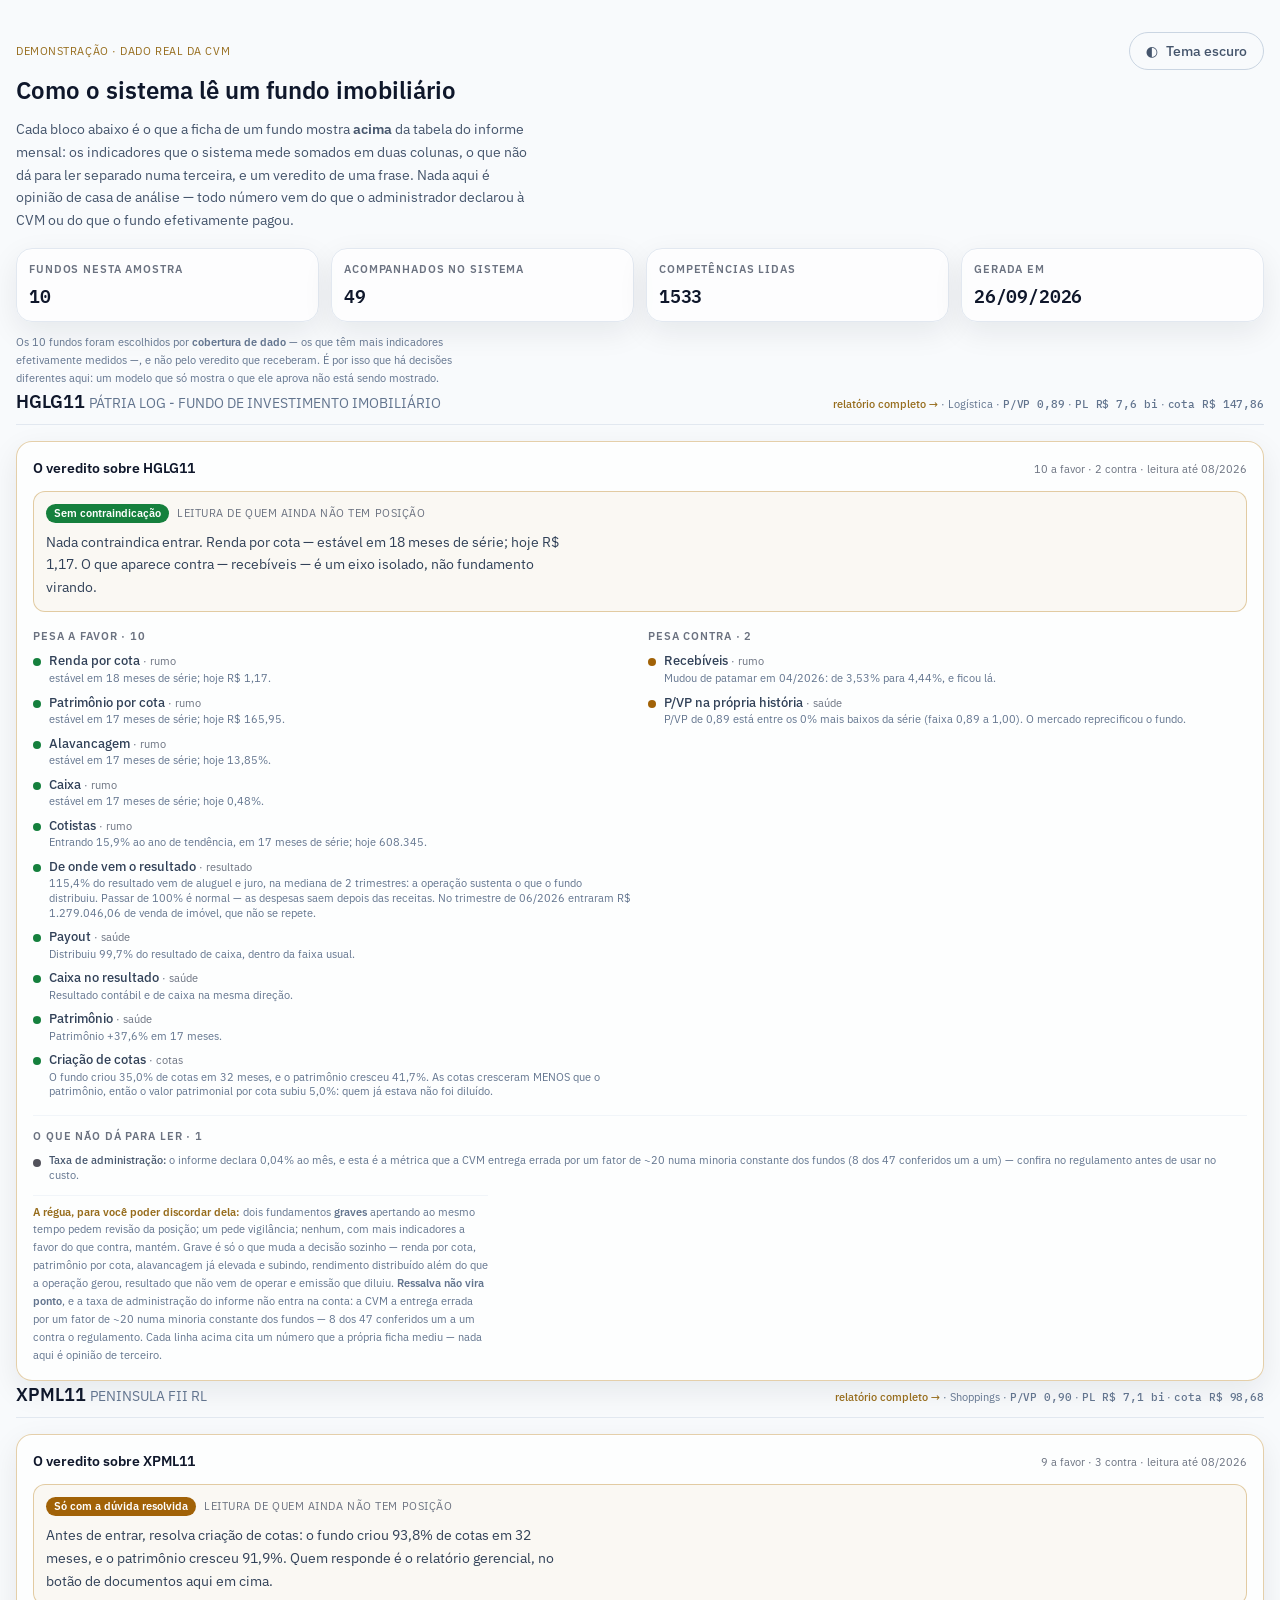
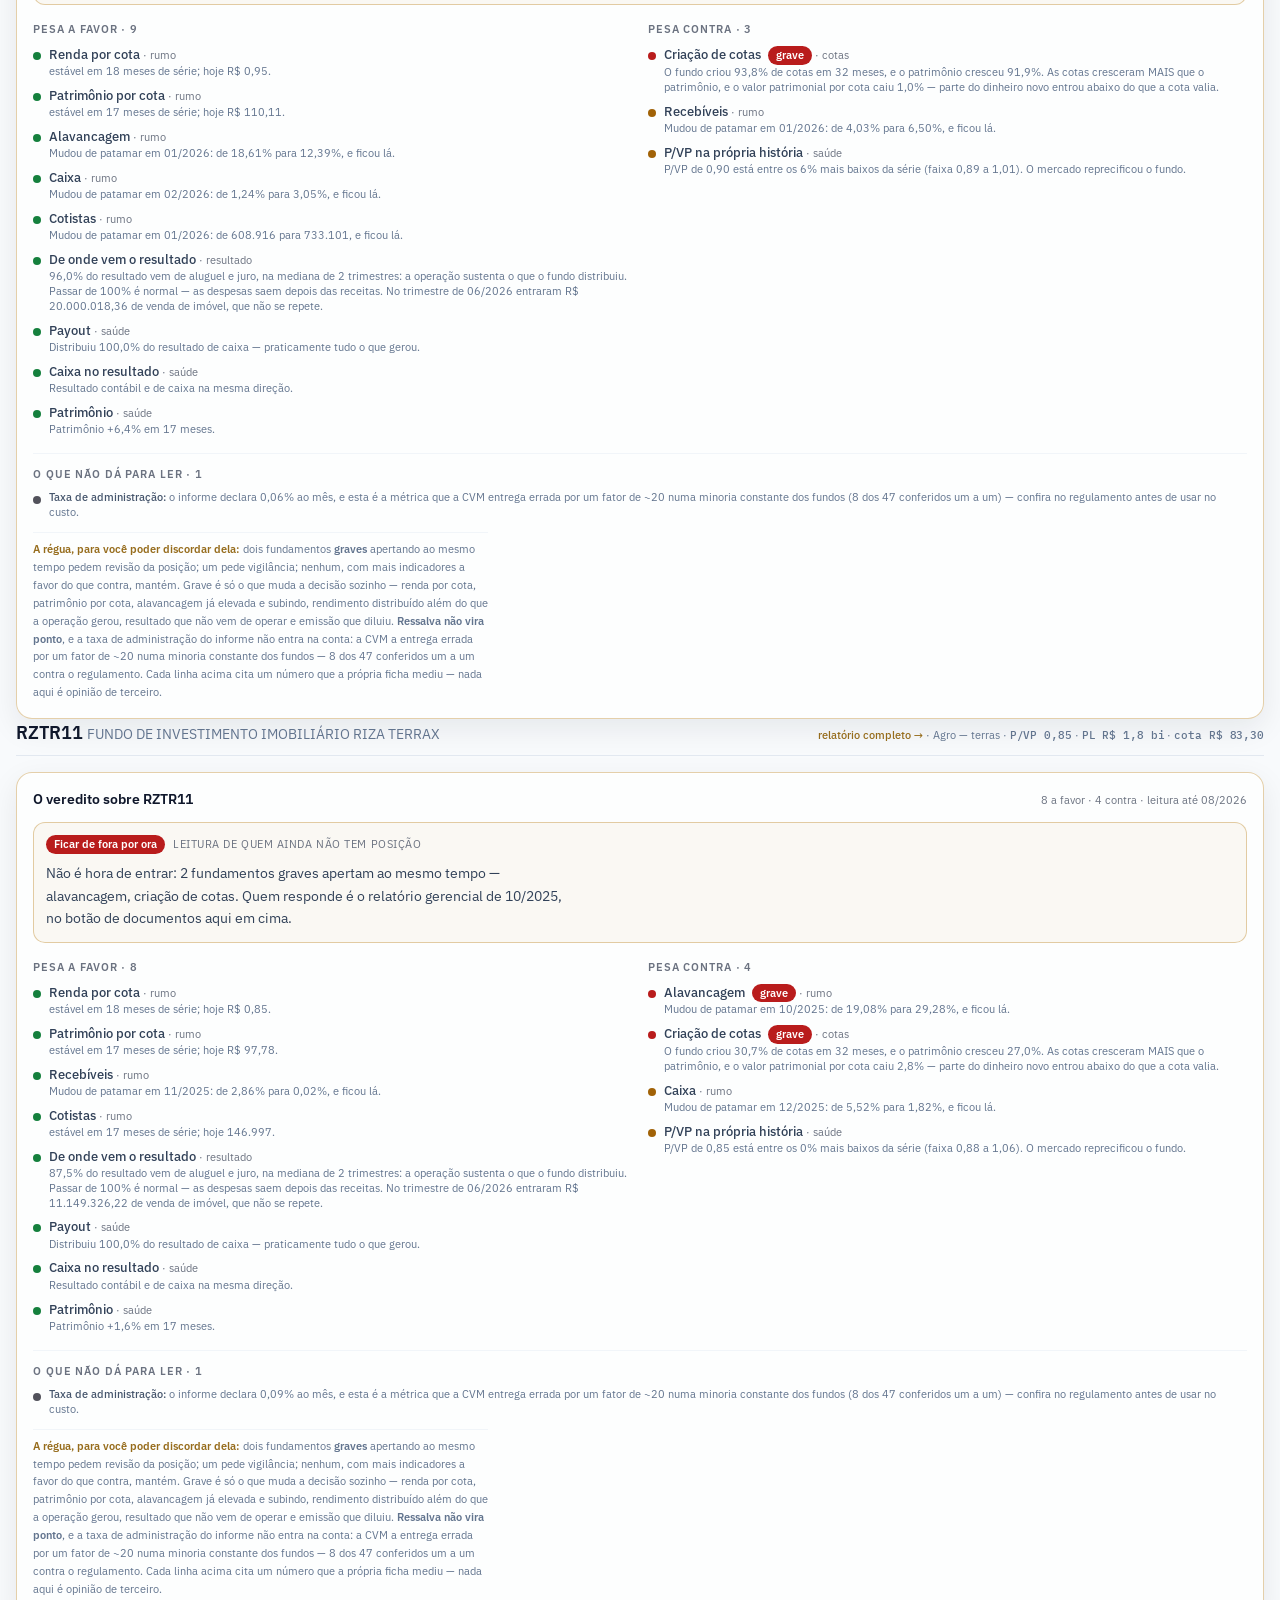
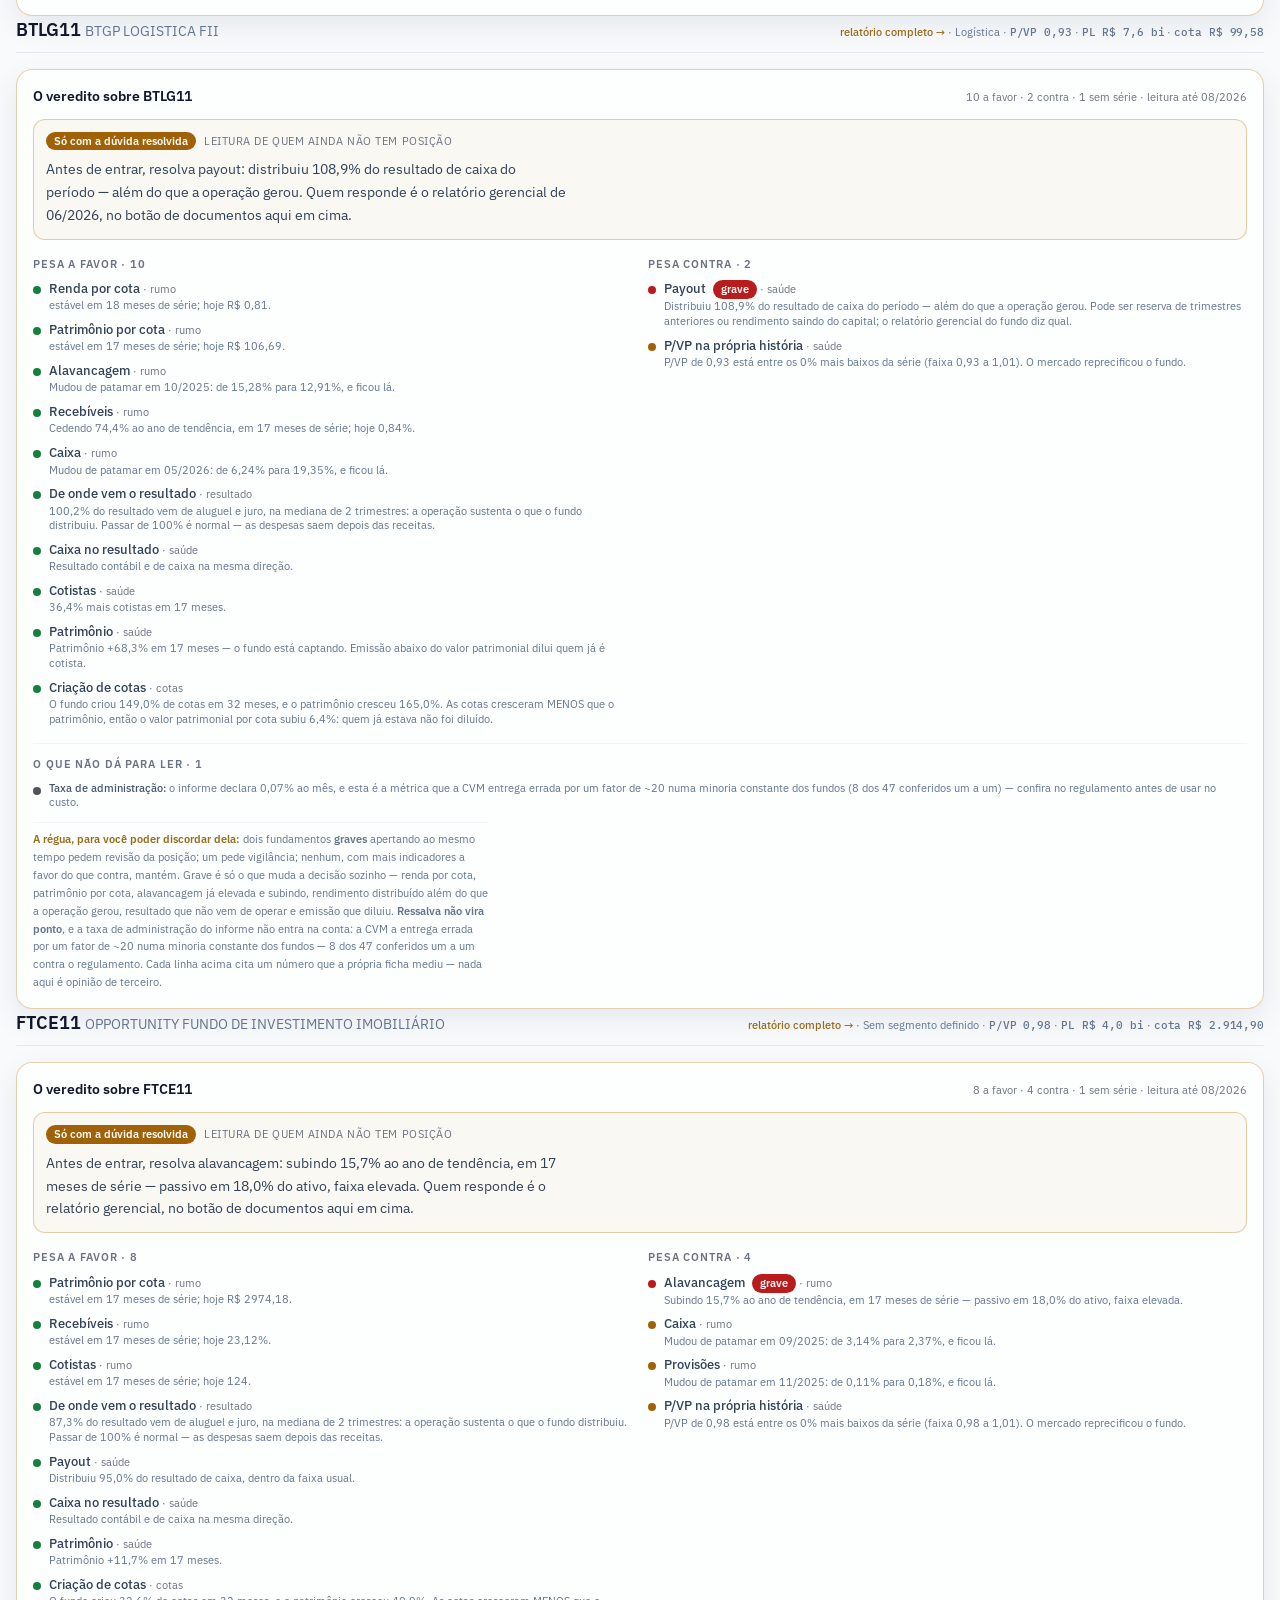
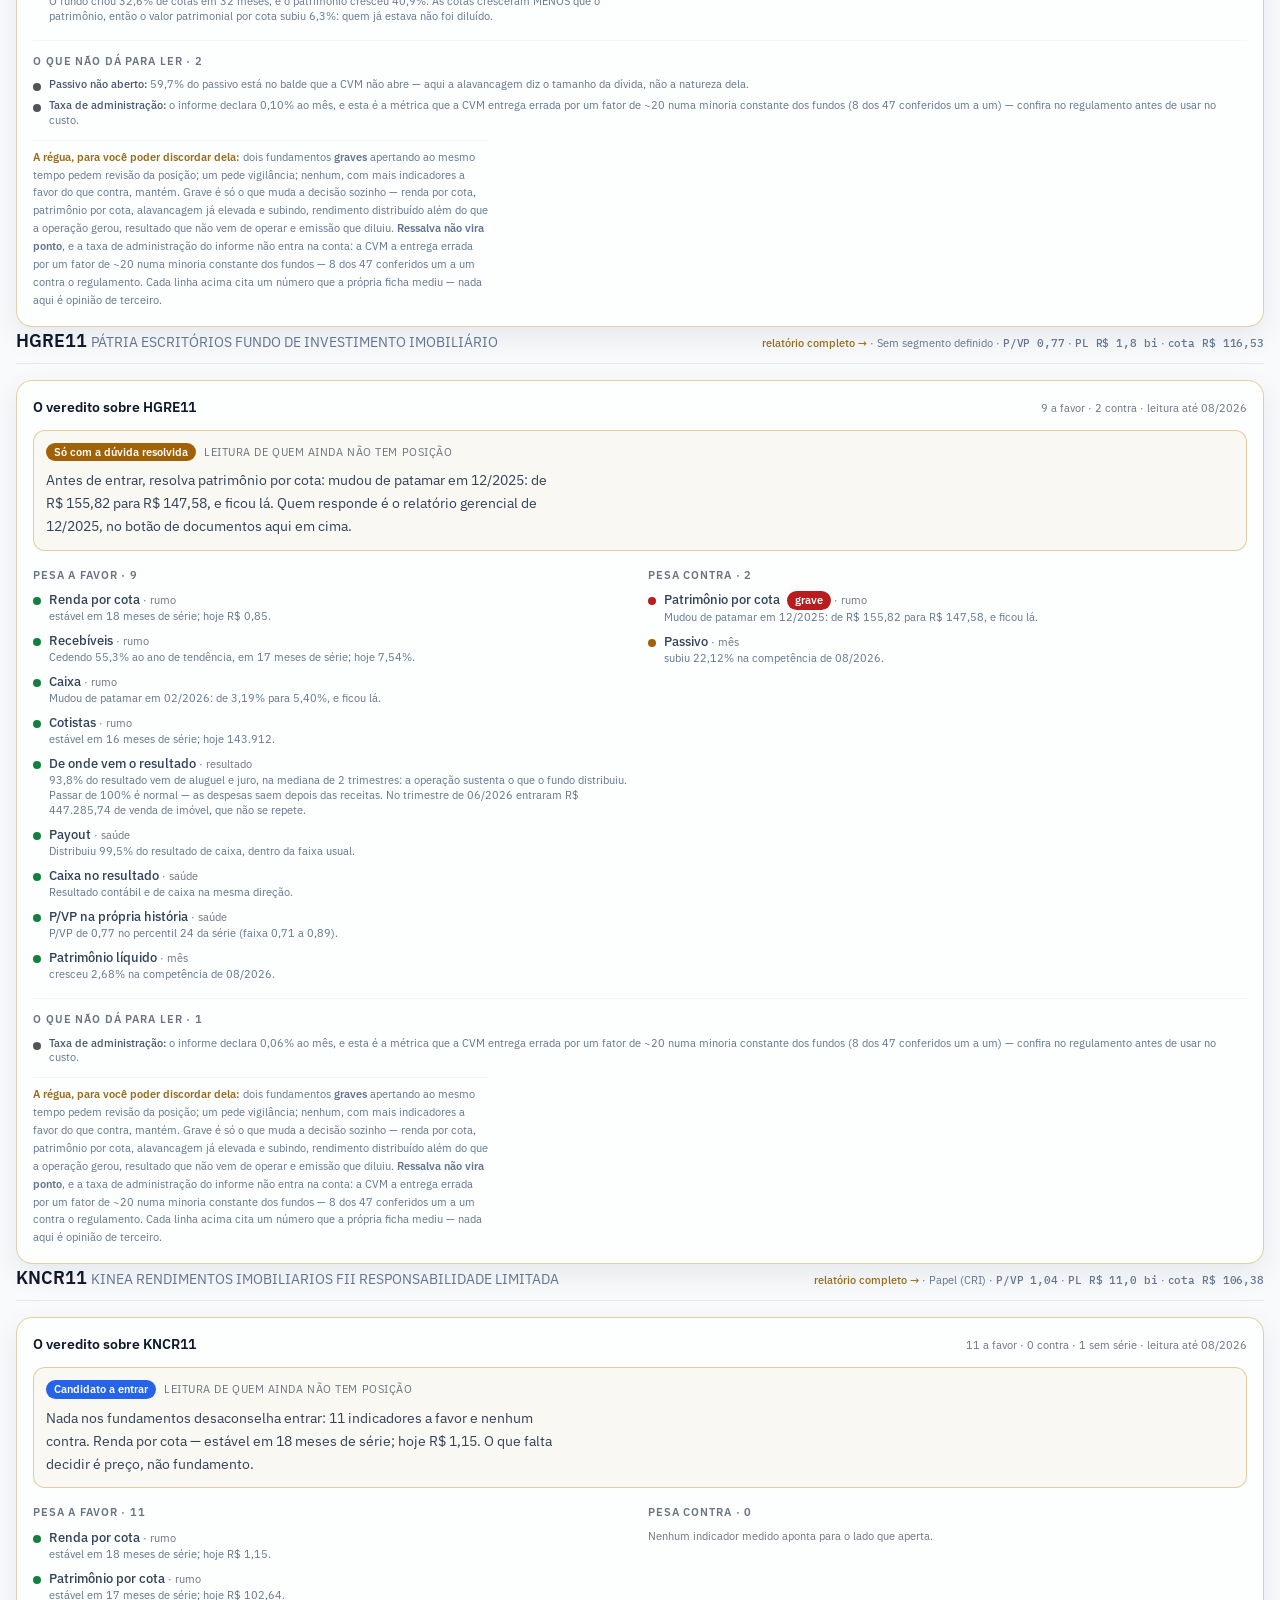
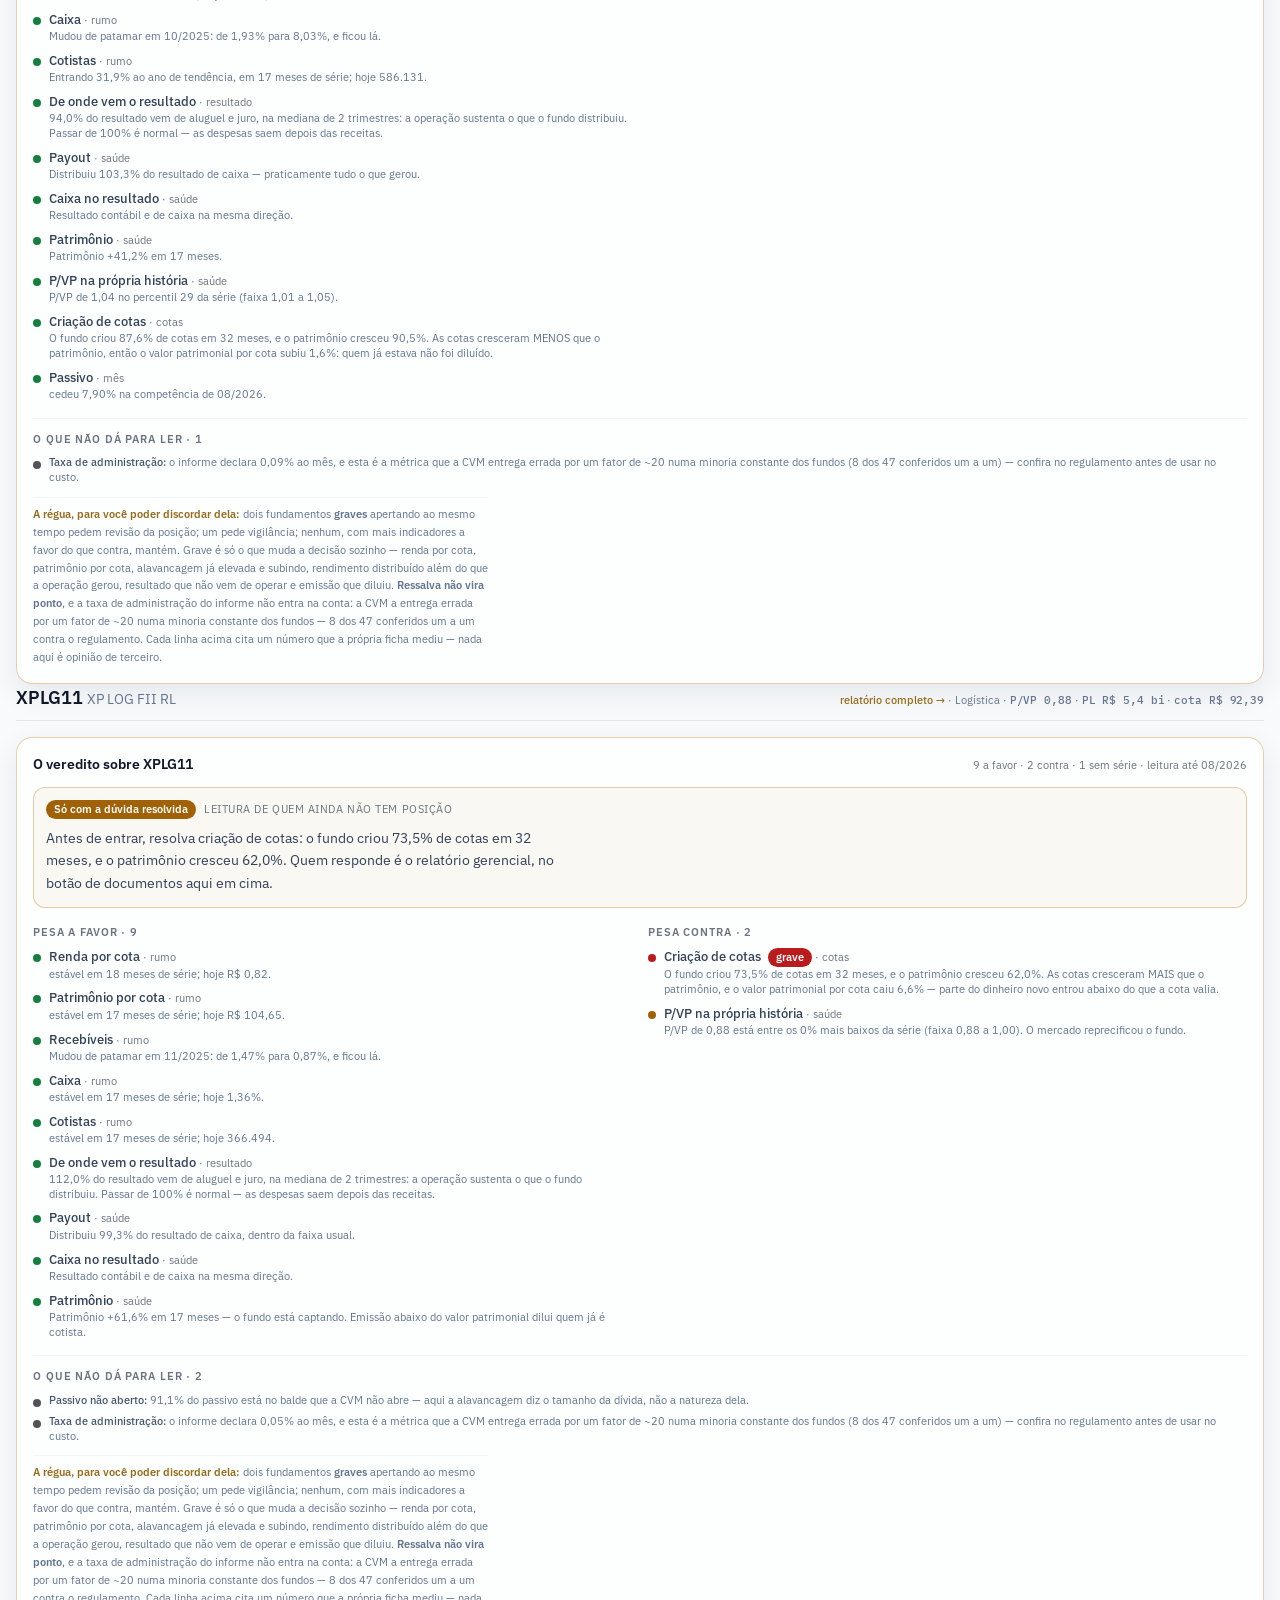
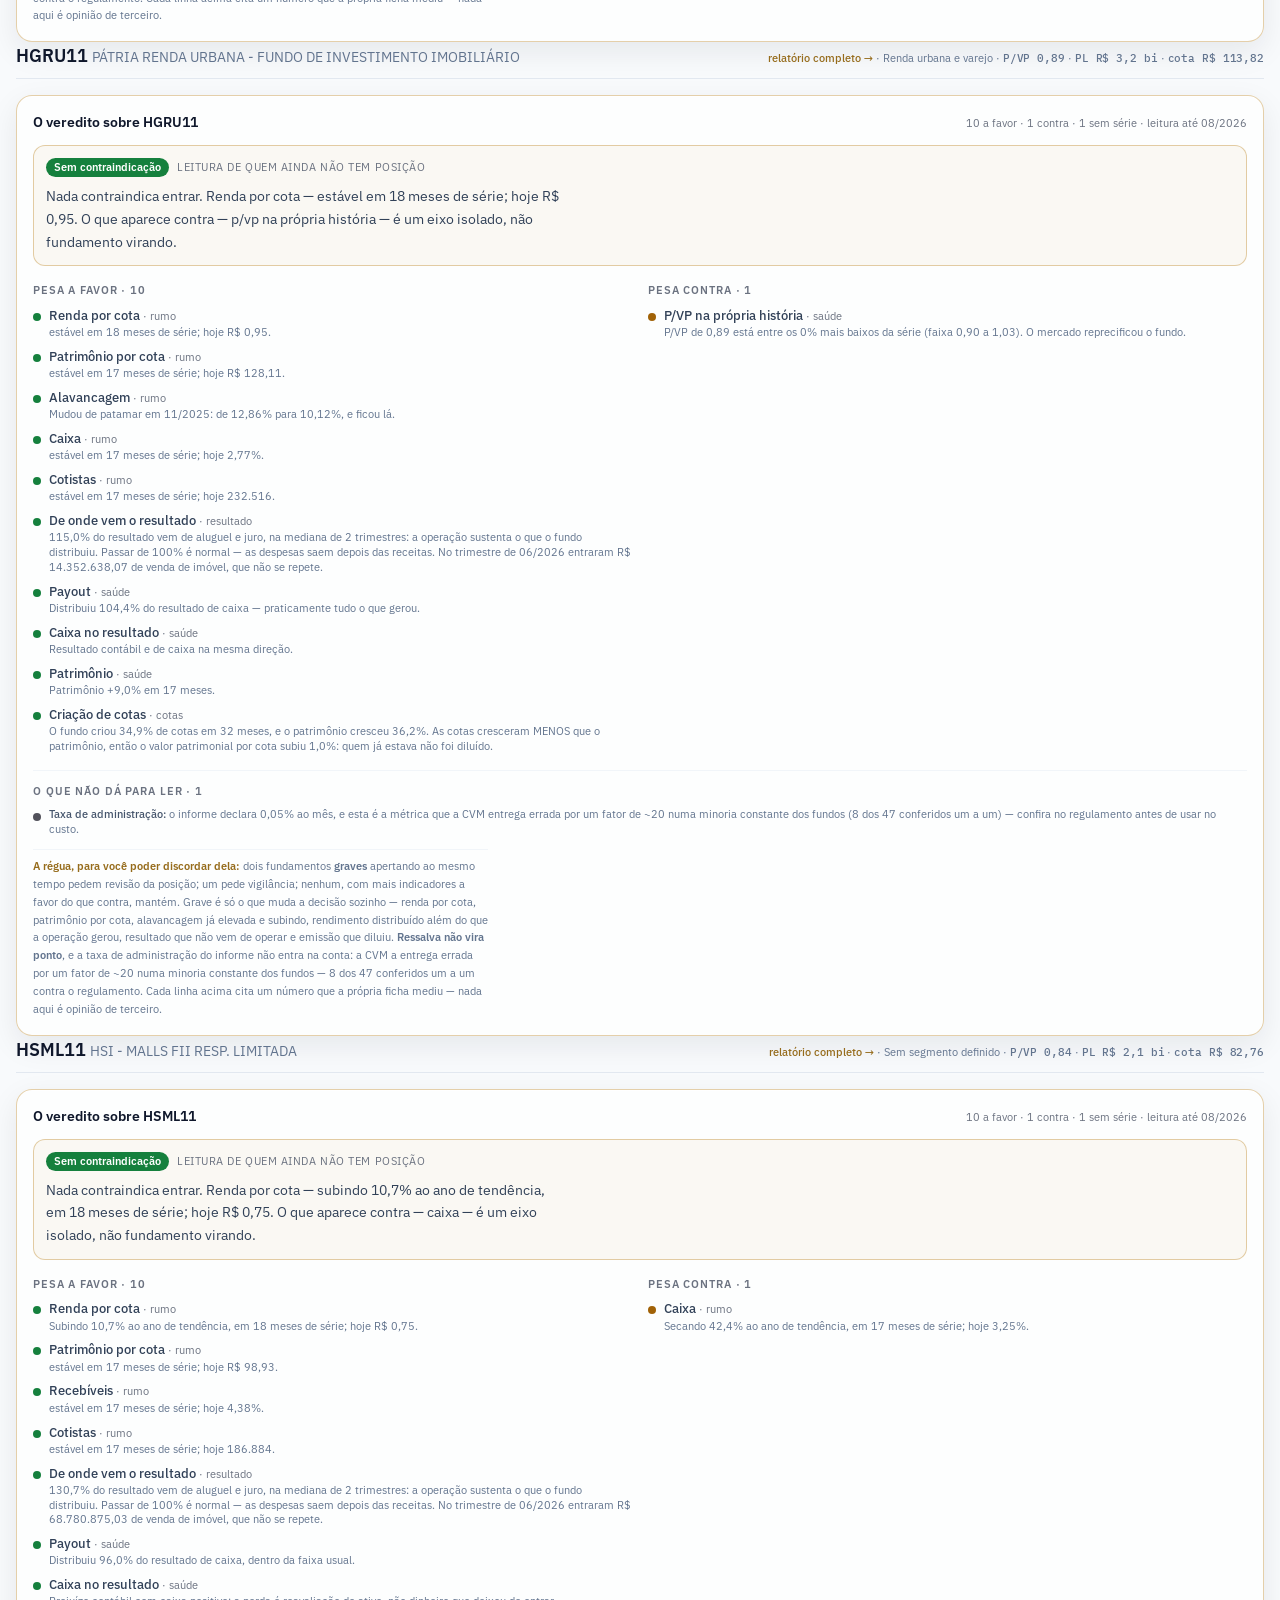
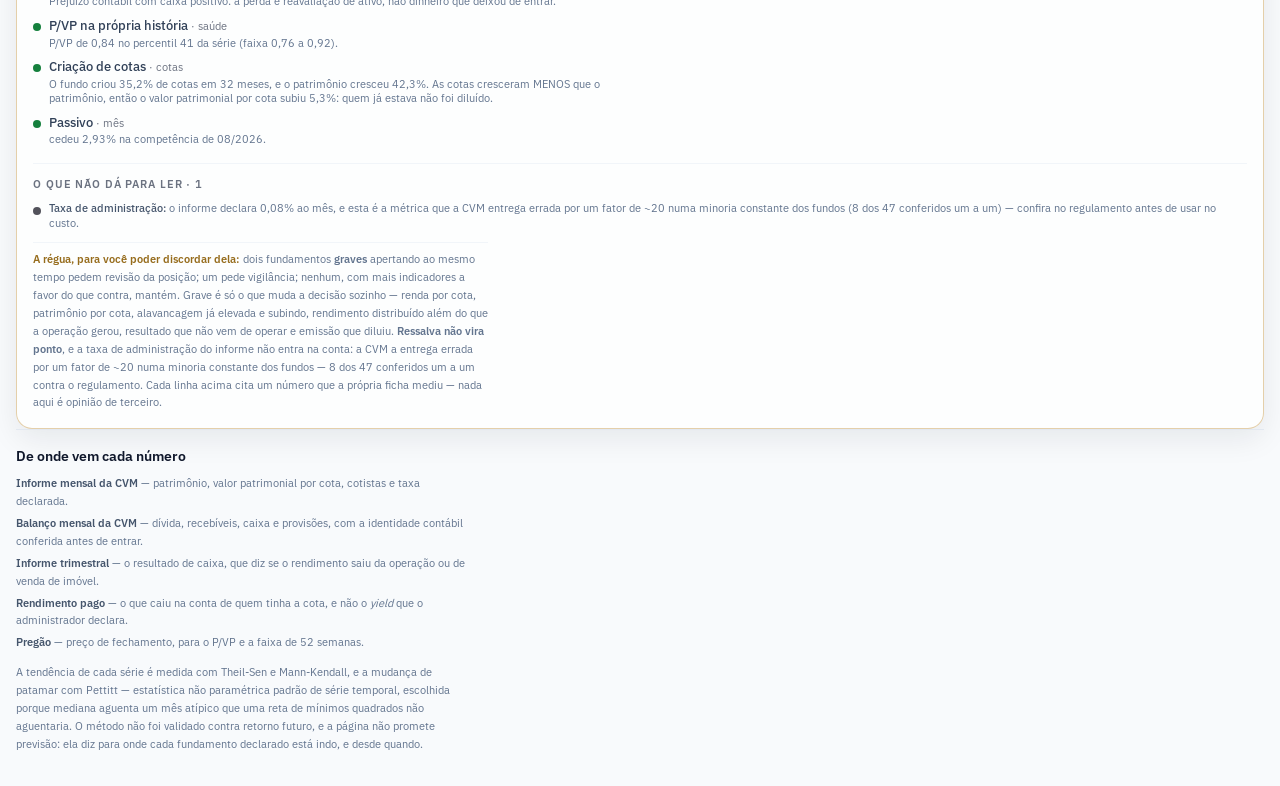
<file: index.html>
<!doctype html>
<html lang="pt-br" class="">
<head>
  <meta charset="utf-8">
  <meta name="viewport" content="width=device-width, initial-scale=1">
  <title>Como o sistema lê um fundo imobiliário — 10 exemplos</title>
  
  
  <link rel="stylesheet" href="assets/app.css">
  
  
<script>
  (function () {
    var gerada = document.documentElement.classList.contains('dark');
    try {
      var salvo = localStorage.getItem('tema');
      var escuro = salvo === 'escuro' ||
        (!salvo && (gerada || window.matchMedia('(prefers-color-scheme: dark)').matches));
      document.documentElement.classList.toggle('dark', escuro);
    } catch (e) {}
    window.alternarTema = function () {
      var escuro = document.documentElement.classList.toggle('dark');
      try { localStorage.setItem('tema', escuro ? 'escuro' : 'claro'); } catch (e) {}
      if (window.Paleta && window.Paleta.repintar) window.Paleta.repintar();
      var rotulo = document.getElementById('rotulo-tema');
      if (rotulo) rotulo.textContent = escuro ? 'Tema claro' : 'Tema escuro';
    };
  })();
</script>

</head>
<body class="bg-slate-50">
  <main class="mx-auto max-w-5xl px-4 py-8">
    <header class="mb-8">
      <div class="flex flex-wrap items-center justify-between gap-2">
        <p class="text-rotulo uppercase tracking-wider text-brand-texto">Demonstração · dado real da CVM</p>
        
<button type="button" onclick="alternarTema()"
        class="btn btn-linha shrink-0"
        aria-label="Alternar entre tema claro e escuro">
  <span aria-hidden="true">◐</span>
  <span id="rotulo-tema" class="ml-1">Tema escuro</span>
</button>
<script>
  // O rótulo nasce dizendo "Tema escuro" para quem abre no claro; se a página já abriu no
  // escuro, ele é corrigido aqui — o script do topo roda antes deste elemento existir.
  (function () {
    var rotulo = document.getElementById('rotulo-tema');
    if (rotulo && document.documentElement.classList.contains('dark')) {
      rotulo.textContent = 'Tema claro';
    }
  })();
</script>

      </div>
      <h1 class="mt-1 text-2xl font-semibold text-slate-900">Como o sistema lê um fundo imobiliário</h1>
      <p class="mt-3 max-w-prose text-sm leading-relaxed text-slate-600">
        Cada bloco abaixo é o que a ficha de um fundo mostra <strong>acima</strong> da tabela do informe
        mensal: os indicadores que o sistema mede somados em duas colunas, o que não dá para ler
        separado numa terceira, e um veredito de uma frase. Nada aqui é opinião de casa de análise —
        todo número vem do que o administrador declarou à CVM ou do que o fundo efetivamente pagou.
      </p>
      <dl class="mt-4 grid grid-cols-2 gap-3 sm:grid-cols-4">
        <div class="card card-soft p-3">
          <dt class="card-titulo">Fundos nesta amostra</dt>
          <dd class="num mt-1 text-lg font-semibold text-slate-900">10</dd>
        </div>
        <div class="card card-soft p-3">
          <dt class="card-titulo">Acompanhados no sistema</dt>
          <dd class="num mt-1 text-lg font-semibold text-slate-900">49</dd>
        </div>
        <div class="card card-soft p-3">
          <dt class="card-titulo">Competências lidas</dt>
          <dd class="num mt-1 text-lg font-semibold text-slate-900">1533</dd>
        </div>
        <div class="card card-soft p-3">
          <dt class="card-titulo">Gerada em</dt>
          <dd class="num mt-1 text-lg font-semibold text-slate-900">26/09/2026</dd>
        </div>
      </dl>
      <p class="mt-3 max-w-prose text-rotulo leading-relaxed text-slate-500">
        Os 10 fundos foram escolhidos por <strong>cobertura de dado</strong> — os que têm
        mais indicadores efetivamente medidos —, e não pelo veredito que receberam. É por isso que
        há decisões diferentes aqui: um modelo que só mostra o que ele aprova não está sendo mostrado.
      </p>
    </header>

    
      <section class="mb-8">
        <div class="flex flex-wrap items-baseline justify-between gap-x-3 gap-y-1 border-b border-slate-200 pb-2 dark:border-white/10">
          <h2 class="text-lg font-semibold text-slate-900">
            HGLG11
            <span class="text-sm font-normal text-slate-500">PÁTRIA LOG - FUNDO DE INVESTIMENTO IMOBILIÁRIO</span>
          </h2>
          <p class="text-rotulo text-slate-500">
            
              <a href="fundo-hglg11.html" class="font-medium text-brand-texto hover:underline">relatório completo →</a>
              ·
            
            Logística
            · <span class="num">P/VP 0,89</span>
            · <span class="num">PL R$ 7,6 bi</span>
            · <span class="num">cota R$ 147,86</span>
          </p>
        </div>
        
<div class="card card-soft mt-4 border-brand/40 p-4">
  <div class="mb-3 flex flex-wrap items-baseline justify-between gap-2">
    <h2 class="secao-titulo">O veredito sobre HGLG11</h2>
    <span class="text-rotulo text-slate-400">
      10 a favor · 2 contra
      · leitura até 08/2026
    </span>
  </div>

  <div class="rounded-xl border border-brand/40 bg-brand/5 p-3">
    <div class="flex flex-wrap items-center gap-2">
      <span class="tag tag-estavel">Sem contraindicação</span>
      
      <span class="text-rotulo uppercase tracking-wider text-slate-400">
        leitura de quem ainda não tem posição
        
      </span>
    </div>
    
    <p class="mt-2 max-w-prose text-sm leading-relaxed text-slate-700">Nada contraindica entrar. Renda por cota — estável em 18 meses de série; hoje R$ 1,17. O que aparece contra — recebíveis — é um eixo isolado, não fundamento virando.</p>
  </div>

  
    <div class="mt-4 grid gap-4 md:grid-cols-2">
      <div>
        <h3 class="card-titulo mb-2">Pesa a favor · 10</h3>
        
          <ul class="space-y-2">
            
              <li class="flex items-start gap-2">
                <span class="ponto ponto-estavel mt-1.5" aria-hidden="true"></span>
                <span class="min-w-0">
                  <span class="block text-dado font-medium text-slate-700">
                    Renda por cota
                    <span class="text-rotulo font-normal text-slate-400">· rumo</span>
                  </span>
                  <span class="block text-rotulo text-slate-500">estável em 18 meses de série; hoje R$ 1,17.</span>
                </span>
              </li>
            
              <li class="flex items-start gap-2">
                <span class="ponto ponto-estavel mt-1.5" aria-hidden="true"></span>
                <span class="min-w-0">
                  <span class="block text-dado font-medium text-slate-700">
                    Patrimônio por cota
                    <span class="text-rotulo font-normal text-slate-400">· rumo</span>
                  </span>
                  <span class="block text-rotulo text-slate-500">estável em 17 meses de série; hoje R$ 165,95.</span>
                </span>
              </li>
            
              <li class="flex items-start gap-2">
                <span class="ponto ponto-estavel mt-1.5" aria-hidden="true"></span>
                <span class="min-w-0">
                  <span class="block text-dado font-medium text-slate-700">
                    Alavancagem
                    <span class="text-rotulo font-normal text-slate-400">· rumo</span>
                  </span>
                  <span class="block text-rotulo text-slate-500">estável em 17 meses de série; hoje 13,85%.</span>
                </span>
              </li>
            
              <li class="flex items-start gap-2">
                <span class="ponto ponto-estavel mt-1.5" aria-hidden="true"></span>
                <span class="min-w-0">
                  <span class="block text-dado font-medium text-slate-700">
                    Caixa
                    <span class="text-rotulo font-normal text-slate-400">· rumo</span>
                  </span>
                  <span class="block text-rotulo text-slate-500">estável em 17 meses de série; hoje 0,48%.</span>
                </span>
              </li>
            
              <li class="flex items-start gap-2">
                <span class="ponto ponto-estavel mt-1.5" aria-hidden="true"></span>
                <span class="min-w-0">
                  <span class="block text-dado font-medium text-slate-700">
                    Cotistas
                    <span class="text-rotulo font-normal text-slate-400">· rumo</span>
                  </span>
                  <span class="block text-rotulo text-slate-500">Entrando 15,9% ao ano de tendência, em 17 meses de série; hoje 608.345.</span>
                </span>
              </li>
            
              <li class="flex items-start gap-2">
                <span class="ponto ponto-estavel mt-1.5" aria-hidden="true"></span>
                <span class="min-w-0">
                  <span class="block text-dado font-medium text-slate-700">
                    De onde vem o resultado
                    <span class="text-rotulo font-normal text-slate-400">· resultado</span>
                  </span>
                  <span class="block text-rotulo text-slate-500">115,4% do resultado vem de aluguel e juro, na mediana de 2 trimestres: a operação sustenta o que o fundo distribuiu. Passar de 100% é normal — as despesas saem depois das receitas. No trimestre de 06/2026 entraram R$ 1.279.046,06 de venda de imóvel, que não se repete.</span>
                </span>
              </li>
            
              <li class="flex items-start gap-2">
                <span class="ponto ponto-estavel mt-1.5" aria-hidden="true"></span>
                <span class="min-w-0">
                  <span class="block text-dado font-medium text-slate-700">
                    Payout
                    <span class="text-rotulo font-normal text-slate-400">· saúde</span>
                  </span>
                  <span class="block text-rotulo text-slate-500">Distribuiu 99,7% do resultado de caixa, dentro da faixa usual.</span>
                </span>
              </li>
            
              <li class="flex items-start gap-2">
                <span class="ponto ponto-estavel mt-1.5" aria-hidden="true"></span>
                <span class="min-w-0">
                  <span class="block text-dado font-medium text-slate-700">
                    Caixa no resultado
                    <span class="text-rotulo font-normal text-slate-400">· saúde</span>
                  </span>
                  <span class="block text-rotulo text-slate-500">Resultado contábil e de caixa na mesma direção.</span>
                </span>
              </li>
            
              <li class="flex items-start gap-2">
                <span class="ponto ponto-estavel mt-1.5" aria-hidden="true"></span>
                <span class="min-w-0">
                  <span class="block text-dado font-medium text-slate-700">
                    Patrimônio
                    <span class="text-rotulo font-normal text-slate-400">· saúde</span>
                  </span>
                  <span class="block text-rotulo text-slate-500">Patrimônio +37,6% em 17 meses.</span>
                </span>
              </li>
            
              <li class="flex items-start gap-2">
                <span class="ponto ponto-estavel mt-1.5" aria-hidden="true"></span>
                <span class="min-w-0">
                  <span class="block text-dado font-medium text-slate-700">
                    Criação de cotas
                    <span class="text-rotulo font-normal text-slate-400">· cotas</span>
                  </span>
                  <span class="block text-rotulo text-slate-500">O fundo criou 35,0% de cotas em 32 meses, e o patrimônio cresceu 41,7%. As cotas cresceram MENOS que o patrimônio, então o valor patrimonial por cota subiu 5,0%: quem já estava não foi diluído.</span>
                </span>
              </li>
            
          </ul>
        
      </div>

      <div>
        <h3 class="card-titulo mb-2">Pesa contra · 2</h3>
        
          <ul class="space-y-2">
            
              <li class="flex items-start gap-2">
                
                <span class="ponto mt-1.5 ponto-alerta"
                      aria-hidden="true"></span>
                <span class="min-w-0">
                  <span class="block text-dado font-medium text-slate-700">
                    Recebíveis
                    
                    <span class="text-rotulo font-normal text-slate-400">· rumo</span>
                  </span>
                  <span class="block text-rotulo text-slate-500">Mudou de patamar em 04/2026: de 3,53% para 4,44%, e ficou lá.</span>
                </span>
              </li>
            
              <li class="flex items-start gap-2">
                
                <span class="ponto mt-1.5 ponto-alerta"
                      aria-hidden="true"></span>
                <span class="min-w-0">
                  <span class="block text-dado font-medium text-slate-700">
                    P/VP na própria história
                    
                    <span class="text-rotulo font-normal text-slate-400">· saúde</span>
                  </span>
                  <span class="block text-rotulo text-slate-500">P/VP de 0,89 está entre os 0% mais baixos da série (faixa 0,89 a 1,00). O mercado reprecificou o fundo.</span>
                </span>
              </li>
            
          </ul>
        
      </div>
    </div>
  

  
    <div class="mt-4 border-t border-slate-100 pt-3 dark:border-white/10">
      <h3 class="card-titulo mb-2">O que não dá para ler · 1</h3>
      <ul class="space-y-1.5">
        
          <li class="flex items-start gap-2">
            <span class="ponto ponto-neutro mt-1.5" aria-hidden="true"></span>
            <span class="text-rotulo text-slate-500">
              <strong class="font-medium text-slate-600">Taxa de administração:</strong> o informe declara 0,04% ao mês, e esta é a métrica que a CVM entrega errada por um fator de ~20 numa minoria constante dos fundos (8 dos 47 conferidos um a um) — confira no regulamento antes de usar no custo.
            </span>
          </li>
        
      </ul>
    </div>
  

  <p class="mt-3 max-w-prose border-t border-slate-100 pt-2 text-rotulo leading-relaxed text-slate-500 dark:border-white/10">
    <strong class="text-brand-texto">A régua, para você poder discordar dela:</strong>
    dois fundamentos <strong>graves</strong> apertando ao mesmo tempo pedem revisão da posição;
    um pede vigilância; nenhum, com mais indicadores a favor do que contra, mantém.
    Grave é só o que muda a decisão sozinho — renda por cota, patrimônio por cota, alavancagem
    já elevada e subindo, rendimento distribuído além do que a operação gerou, resultado que
    não vem de operar e emissão que diluiu.
    <strong>Ressalva não vira ponto</strong>, e a taxa de administração do informe não entra na
    conta: a CVM a entrega errada por um fator de ~20 numa minoria constante dos fundos — 8 dos 47
    conferidos um a um contra o regulamento.
    Cada linha acima cita um número que a própria ficha mediu — nada aqui é opinião de terceiro.
  </p>
</div>

      </section>
    
      <section class="mb-8">
        <div class="flex flex-wrap items-baseline justify-between gap-x-3 gap-y-1 border-b border-slate-200 pb-2 dark:border-white/10">
          <h2 class="text-lg font-semibold text-slate-900">
            XPML11
            <span class="text-sm font-normal text-slate-500">PENINSULA FII RL</span>
          </h2>
          <p class="text-rotulo text-slate-500">
            
              <a href="fundo-xpml11.html" class="font-medium text-brand-texto hover:underline">relatório completo →</a>
              ·
            
            Shoppings
            · <span class="num">P/VP 0,90</span>
            · <span class="num">PL R$ 7,1 bi</span>
            · <span class="num">cota R$ 98,68</span>
          </p>
        </div>
        
<div class="card card-soft mt-4 border-brand/40 p-4">
  <div class="mb-3 flex flex-wrap items-baseline justify-between gap-2">
    <h2 class="secao-titulo">O veredito sobre XPML11</h2>
    <span class="text-rotulo text-slate-400">
      9 a favor · 3 contra
      · leitura até 08/2026
    </span>
  </div>

  <div class="rounded-xl border border-brand/40 bg-brand/5 p-3">
    <div class="flex flex-wrap items-center gap-2">
      <span class="tag tag-alerta">Só com a dúvida resolvida</span>
      
      <span class="text-rotulo uppercase tracking-wider text-slate-400">
        leitura de quem ainda não tem posição
        
      </span>
    </div>
    
    <p class="mt-2 max-w-prose text-sm leading-relaxed text-slate-700">Antes de entrar, resolva criação de cotas: o fundo criou 93,8% de cotas em 32 meses, e o patrimônio cresceu 91,9%. Quem responde é o relatório gerencial, no botão de documentos aqui em cima.</p>
  </div>

  
    <div class="mt-4 grid gap-4 md:grid-cols-2">
      <div>
        <h3 class="card-titulo mb-2">Pesa a favor · 9</h3>
        
          <ul class="space-y-2">
            
              <li class="flex items-start gap-2">
                <span class="ponto ponto-estavel mt-1.5" aria-hidden="true"></span>
                <span class="min-w-0">
                  <span class="block text-dado font-medium text-slate-700">
                    Renda por cota
                    <span class="text-rotulo font-normal text-slate-400">· rumo</span>
                  </span>
                  <span class="block text-rotulo text-slate-500">estável em 18 meses de série; hoje R$ 0,95.</span>
                </span>
              </li>
            
              <li class="flex items-start gap-2">
                <span class="ponto ponto-estavel mt-1.5" aria-hidden="true"></span>
                <span class="min-w-0">
                  <span class="block text-dado font-medium text-slate-700">
                    Patrimônio por cota
                    <span class="text-rotulo font-normal text-slate-400">· rumo</span>
                  </span>
                  <span class="block text-rotulo text-slate-500">estável em 17 meses de série; hoje R$ 110,11.</span>
                </span>
              </li>
            
              <li class="flex items-start gap-2">
                <span class="ponto ponto-estavel mt-1.5" aria-hidden="true"></span>
                <span class="min-w-0">
                  <span class="block text-dado font-medium text-slate-700">
                    Alavancagem
                    <span class="text-rotulo font-normal text-slate-400">· rumo</span>
                  </span>
                  <span class="block text-rotulo text-slate-500">Mudou de patamar em 01/2026: de 18,61% para 12,39%, e ficou lá.</span>
                </span>
              </li>
            
              <li class="flex items-start gap-2">
                <span class="ponto ponto-estavel mt-1.5" aria-hidden="true"></span>
                <span class="min-w-0">
                  <span class="block text-dado font-medium text-slate-700">
                    Caixa
                    <span class="text-rotulo font-normal text-slate-400">· rumo</span>
                  </span>
                  <span class="block text-rotulo text-slate-500">Mudou de patamar em 02/2026: de 1,24% para 3,05%, e ficou lá.</span>
                </span>
              </li>
            
              <li class="flex items-start gap-2">
                <span class="ponto ponto-estavel mt-1.5" aria-hidden="true"></span>
                <span class="min-w-0">
                  <span class="block text-dado font-medium text-slate-700">
                    Cotistas
                    <span class="text-rotulo font-normal text-slate-400">· rumo</span>
                  </span>
                  <span class="block text-rotulo text-slate-500">Mudou de patamar em 01/2026: de 608.916 para 733.101, e ficou lá.</span>
                </span>
              </li>
            
              <li class="flex items-start gap-2">
                <span class="ponto ponto-estavel mt-1.5" aria-hidden="true"></span>
                <span class="min-w-0">
                  <span class="block text-dado font-medium text-slate-700">
                    De onde vem o resultado
                    <span class="text-rotulo font-normal text-slate-400">· resultado</span>
                  </span>
                  <span class="block text-rotulo text-slate-500">96,0% do resultado vem de aluguel e juro, na mediana de 2 trimestres: a operação sustenta o que o fundo distribuiu. Passar de 100% é normal — as despesas saem depois das receitas. No trimestre de 06/2026 entraram R$ 20.000.018,36 de venda de imóvel, que não se repete.</span>
                </span>
              </li>
            
              <li class="flex items-start gap-2">
                <span class="ponto ponto-estavel mt-1.5" aria-hidden="true"></span>
                <span class="min-w-0">
                  <span class="block text-dado font-medium text-slate-700">
                    Payout
                    <span class="text-rotulo font-normal text-slate-400">· saúde</span>
                  </span>
                  <span class="block text-rotulo text-slate-500">Distribuiu 100,0% do resultado de caixa — praticamente tudo o que gerou.</span>
                </span>
              </li>
            
              <li class="flex items-start gap-2">
                <span class="ponto ponto-estavel mt-1.5" aria-hidden="true"></span>
                <span class="min-w-0">
                  <span class="block text-dado font-medium text-slate-700">
                    Caixa no resultado
                    <span class="text-rotulo font-normal text-slate-400">· saúde</span>
                  </span>
                  <span class="block text-rotulo text-slate-500">Resultado contábil e de caixa na mesma direção.</span>
                </span>
              </li>
            
              <li class="flex items-start gap-2">
                <span class="ponto ponto-estavel mt-1.5" aria-hidden="true"></span>
                <span class="min-w-0">
                  <span class="block text-dado font-medium text-slate-700">
                    Patrimônio
                    <span class="text-rotulo font-normal text-slate-400">· saúde</span>
                  </span>
                  <span class="block text-rotulo text-slate-500">Patrimônio +6,4% em 17 meses.</span>
                </span>
              </li>
            
          </ul>
        
      </div>

      <div>
        <h3 class="card-titulo mb-2">Pesa contra · 3</h3>
        
          <ul class="space-y-2">
            
              <li class="flex items-start gap-2">
                
                <span class="ponto mt-1.5 ponto-pior"
                      aria-hidden="true"></span>
                <span class="min-w-0">
                  <span class="block text-dado font-medium text-slate-700">
                    Criação de cotas
                    <span class="tag tag-pior ml-1">grave</span>
                    <span class="text-rotulo font-normal text-slate-400">· cotas</span>
                  </span>
                  <span class="block text-rotulo text-slate-500">O fundo criou 93,8% de cotas em 32 meses, e o patrimônio cresceu 91,9%. As cotas cresceram MAIS que o patrimônio, e o valor patrimonial por cota caiu 1,0% — parte do dinheiro novo entrou abaixo do que a cota valia.</span>
                </span>
              </li>
            
              <li class="flex items-start gap-2">
                
                <span class="ponto mt-1.5 ponto-alerta"
                      aria-hidden="true"></span>
                <span class="min-w-0">
                  <span class="block text-dado font-medium text-slate-700">
                    Recebíveis
                    
                    <span class="text-rotulo font-normal text-slate-400">· rumo</span>
                  </span>
                  <span class="block text-rotulo text-slate-500">Mudou de patamar em 01/2026: de 4,03% para 6,50%, e ficou lá.</span>
                </span>
              </li>
            
              <li class="flex items-start gap-2">
                
                <span class="ponto mt-1.5 ponto-alerta"
                      aria-hidden="true"></span>
                <span class="min-w-0">
                  <span class="block text-dado font-medium text-slate-700">
                    P/VP na própria história
                    
                    <span class="text-rotulo font-normal text-slate-400">· saúde</span>
                  </span>
                  <span class="block text-rotulo text-slate-500">P/VP de 0,90 está entre os 6% mais baixos da série (faixa 0,89 a 1,01). O mercado reprecificou o fundo.</span>
                </span>
              </li>
            
          </ul>
        
      </div>
    </div>
  

  
    <div class="mt-4 border-t border-slate-100 pt-3 dark:border-white/10">
      <h3 class="card-titulo mb-2">O que não dá para ler · 1</h3>
      <ul class="space-y-1.5">
        
          <li class="flex items-start gap-2">
            <span class="ponto ponto-neutro mt-1.5" aria-hidden="true"></span>
            <span class="text-rotulo text-slate-500">
              <strong class="font-medium text-slate-600">Taxa de administração:</strong> o informe declara 0,06% ao mês, e esta é a métrica que a CVM entrega errada por um fator de ~20 numa minoria constante dos fundos (8 dos 47 conferidos um a um) — confira no regulamento antes de usar no custo.
            </span>
          </li>
        
      </ul>
    </div>
  

  <p class="mt-3 max-w-prose border-t border-slate-100 pt-2 text-rotulo leading-relaxed text-slate-500 dark:border-white/10">
    <strong class="text-brand-texto">A régua, para você poder discordar dela:</strong>
    dois fundamentos <strong>graves</strong> apertando ao mesmo tempo pedem revisão da posição;
    um pede vigilância; nenhum, com mais indicadores a favor do que contra, mantém.
    Grave é só o que muda a decisão sozinho — renda por cota, patrimônio por cota, alavancagem
    já elevada e subindo, rendimento distribuído além do que a operação gerou, resultado que
    não vem de operar e emissão que diluiu.
    <strong>Ressalva não vira ponto</strong>, e a taxa de administração do informe não entra na
    conta: a CVM a entrega errada por um fator de ~20 numa minoria constante dos fundos — 8 dos 47
    conferidos um a um contra o regulamento.
    Cada linha acima cita um número que a própria ficha mediu — nada aqui é opinião de terceiro.
  </p>
</div>

      </section>
    
      <section class="mb-8">
        <div class="flex flex-wrap items-baseline justify-between gap-x-3 gap-y-1 border-b border-slate-200 pb-2 dark:border-white/10">
          <h2 class="text-lg font-semibold text-slate-900">
            RZTR11
            <span class="text-sm font-normal text-slate-500">FUNDO DE INVESTIMENTO IMOBILIÁRIO RIZA TERRAX</span>
          </h2>
          <p class="text-rotulo text-slate-500">
            
              <a href="fundo-rztr11.html" class="font-medium text-brand-texto hover:underline">relatório completo →</a>
              ·
            
            Agro — terras
            · <span class="num">P/VP 0,85</span>
            · <span class="num">PL R$ 1,8 bi</span>
            · <span class="num">cota R$ 83,30</span>
          </p>
        </div>
        
<div class="card card-soft mt-4 border-brand/40 p-4">
  <div class="mb-3 flex flex-wrap items-baseline justify-between gap-2">
    <h2 class="secao-titulo">O veredito sobre RZTR11</h2>
    <span class="text-rotulo text-slate-400">
      8 a favor · 4 contra
      · leitura até 08/2026
    </span>
  </div>

  <div class="rounded-xl border border-brand/40 bg-brand/5 p-3">
    <div class="flex flex-wrap items-center gap-2">
      <span class="tag tag-pior">Ficar de fora por ora</span>
      
      <span class="text-rotulo uppercase tracking-wider text-slate-400">
        leitura de quem ainda não tem posição
        
      </span>
    </div>
    
    <p class="mt-2 max-w-prose text-sm leading-relaxed text-slate-700">Não é hora de entrar: 2 fundamentos graves apertam ao mesmo tempo — alavancagem, criação de cotas. Quem responde é o relatório gerencial de 10/2025, no botão de documentos aqui em cima.</p>
  </div>

  
    <div class="mt-4 grid gap-4 md:grid-cols-2">
      <div>
        <h3 class="card-titulo mb-2">Pesa a favor · 8</h3>
        
          <ul class="space-y-2">
            
              <li class="flex items-start gap-2">
                <span class="ponto ponto-estavel mt-1.5" aria-hidden="true"></span>
                <span class="min-w-0">
                  <span class="block text-dado font-medium text-slate-700">
                    Renda por cota
                    <span class="text-rotulo font-normal text-slate-400">· rumo</span>
                  </span>
                  <span class="block text-rotulo text-slate-500">estável em 18 meses de série; hoje R$ 0,85.</span>
                </span>
              </li>
            
              <li class="flex items-start gap-2">
                <span class="ponto ponto-estavel mt-1.5" aria-hidden="true"></span>
                <span class="min-w-0">
                  <span class="block text-dado font-medium text-slate-700">
                    Patrimônio por cota
                    <span class="text-rotulo font-normal text-slate-400">· rumo</span>
                  </span>
                  <span class="block text-rotulo text-slate-500">estável em 17 meses de série; hoje R$ 97,78.</span>
                </span>
              </li>
            
              <li class="flex items-start gap-2">
                <span class="ponto ponto-estavel mt-1.5" aria-hidden="true"></span>
                <span class="min-w-0">
                  <span class="block text-dado font-medium text-slate-700">
                    Recebíveis
                    <span class="text-rotulo font-normal text-slate-400">· rumo</span>
                  </span>
                  <span class="block text-rotulo text-slate-500">Mudou de patamar em 11/2025: de 2,86% para 0,02%, e ficou lá.</span>
                </span>
              </li>
            
              <li class="flex items-start gap-2">
                <span class="ponto ponto-estavel mt-1.5" aria-hidden="true"></span>
                <span class="min-w-0">
                  <span class="block text-dado font-medium text-slate-700">
                    Cotistas
                    <span class="text-rotulo font-normal text-slate-400">· rumo</span>
                  </span>
                  <span class="block text-rotulo text-slate-500">estável em 17 meses de série; hoje 146.997.</span>
                </span>
              </li>
            
              <li class="flex items-start gap-2">
                <span class="ponto ponto-estavel mt-1.5" aria-hidden="true"></span>
                <span class="min-w-0">
                  <span class="block text-dado font-medium text-slate-700">
                    De onde vem o resultado
                    <span class="text-rotulo font-normal text-slate-400">· resultado</span>
                  </span>
                  <span class="block text-rotulo text-slate-500">87,5% do resultado vem de aluguel e juro, na mediana de 2 trimestres: a operação sustenta o que o fundo distribuiu. Passar de 100% é normal — as despesas saem depois das receitas. No trimestre de 06/2026 entraram R$ 11.149.326,22 de venda de imóvel, que não se repete.</span>
                </span>
              </li>
            
              <li class="flex items-start gap-2">
                <span class="ponto ponto-estavel mt-1.5" aria-hidden="true"></span>
                <span class="min-w-0">
                  <span class="block text-dado font-medium text-slate-700">
                    Payout
                    <span class="text-rotulo font-normal text-slate-400">· saúde</span>
                  </span>
                  <span class="block text-rotulo text-slate-500">Distribuiu 100,0% do resultado de caixa — praticamente tudo o que gerou.</span>
                </span>
              </li>
            
              <li class="flex items-start gap-2">
                <span class="ponto ponto-estavel mt-1.5" aria-hidden="true"></span>
                <span class="min-w-0">
                  <span class="block text-dado font-medium text-slate-700">
                    Caixa no resultado
                    <span class="text-rotulo font-normal text-slate-400">· saúde</span>
                  </span>
                  <span class="block text-rotulo text-slate-500">Resultado contábil e de caixa na mesma direção.</span>
                </span>
              </li>
            
              <li class="flex items-start gap-2">
                <span class="ponto ponto-estavel mt-1.5" aria-hidden="true"></span>
                <span class="min-w-0">
                  <span class="block text-dado font-medium text-slate-700">
                    Patrimônio
                    <span class="text-rotulo font-normal text-slate-400">· saúde</span>
                  </span>
                  <span class="block text-rotulo text-slate-500">Patrimônio +1,6% em 17 meses.</span>
                </span>
              </li>
            
          </ul>
        
      </div>

      <div>
        <h3 class="card-titulo mb-2">Pesa contra · 4</h3>
        
          <ul class="space-y-2">
            
              <li class="flex items-start gap-2">
                
                <span class="ponto mt-1.5 ponto-pior"
                      aria-hidden="true"></span>
                <span class="min-w-0">
                  <span class="block text-dado font-medium text-slate-700">
                    Alavancagem
                    <span class="tag tag-pior ml-1">grave</span>
                    <span class="text-rotulo font-normal text-slate-400">· rumo</span>
                  </span>
                  <span class="block text-rotulo text-slate-500">Mudou de patamar em 10/2025: de 19,08% para 29,28%, e ficou lá.</span>
                </span>
              </li>
            
              <li class="flex items-start gap-2">
                
                <span class="ponto mt-1.5 ponto-pior"
                      aria-hidden="true"></span>
                <span class="min-w-0">
                  <span class="block text-dado font-medium text-slate-700">
                    Criação de cotas
                    <span class="tag tag-pior ml-1">grave</span>
                    <span class="text-rotulo font-normal text-slate-400">· cotas</span>
                  </span>
                  <span class="block text-rotulo text-slate-500">O fundo criou 30,7% de cotas em 32 meses, e o patrimônio cresceu 27,0%. As cotas cresceram MAIS que o patrimônio, e o valor patrimonial por cota caiu 2,8% — parte do dinheiro novo entrou abaixo do que a cota valia.</span>
                </span>
              </li>
            
              <li class="flex items-start gap-2">
                
                <span class="ponto mt-1.5 ponto-alerta"
                      aria-hidden="true"></span>
                <span class="min-w-0">
                  <span class="block text-dado font-medium text-slate-700">
                    Caixa
                    
                    <span class="text-rotulo font-normal text-slate-400">· rumo</span>
                  </span>
                  <span class="block text-rotulo text-slate-500">Mudou de patamar em 12/2025: de 5,52% para 1,82%, e ficou lá.</span>
                </span>
              </li>
            
              <li class="flex items-start gap-2">
                
                <span class="ponto mt-1.5 ponto-alerta"
                      aria-hidden="true"></span>
                <span class="min-w-0">
                  <span class="block text-dado font-medium text-slate-700">
                    P/VP na própria história
                    
                    <span class="text-rotulo font-normal text-slate-400">· saúde</span>
                  </span>
                  <span class="block text-rotulo text-slate-500">P/VP de 0,85 está entre os 0% mais baixos da série (faixa 0,88 a 1,06). O mercado reprecificou o fundo.</span>
                </span>
              </li>
            
          </ul>
        
      </div>
    </div>
  

  
    <div class="mt-4 border-t border-slate-100 pt-3 dark:border-white/10">
      <h3 class="card-titulo mb-2">O que não dá para ler · 1</h3>
      <ul class="space-y-1.5">
        
          <li class="flex items-start gap-2">
            <span class="ponto ponto-neutro mt-1.5" aria-hidden="true"></span>
            <span class="text-rotulo text-slate-500">
              <strong class="font-medium text-slate-600">Taxa de administração:</strong> o informe declara 0,09% ao mês, e esta é a métrica que a CVM entrega errada por um fator de ~20 numa minoria constante dos fundos (8 dos 47 conferidos um a um) — confira no regulamento antes de usar no custo.
            </span>
          </li>
        
      </ul>
    </div>
  

  <p class="mt-3 max-w-prose border-t border-slate-100 pt-2 text-rotulo leading-relaxed text-slate-500 dark:border-white/10">
    <strong class="text-brand-texto">A régua, para você poder discordar dela:</strong>
    dois fundamentos <strong>graves</strong> apertando ao mesmo tempo pedem revisão da posição;
    um pede vigilância; nenhum, com mais indicadores a favor do que contra, mantém.
    Grave é só o que muda a decisão sozinho — renda por cota, patrimônio por cota, alavancagem
    já elevada e subindo, rendimento distribuído além do que a operação gerou, resultado que
    não vem de operar e emissão que diluiu.
    <strong>Ressalva não vira ponto</strong>, e a taxa de administração do informe não entra na
    conta: a CVM a entrega errada por um fator de ~20 numa minoria constante dos fundos — 8 dos 47
    conferidos um a um contra o regulamento.
    Cada linha acima cita um número que a própria ficha mediu — nada aqui é opinião de terceiro.
  </p>
</div>

      </section>
    
      <section class="mb-8">
        <div class="flex flex-wrap items-baseline justify-between gap-x-3 gap-y-1 border-b border-slate-200 pb-2 dark:border-white/10">
          <h2 class="text-lg font-semibold text-slate-900">
            BTLG11
            <span class="text-sm font-normal text-slate-500">BTGP LOGISTICA FII</span>
          </h2>
          <p class="text-rotulo text-slate-500">
            
              <a href="fundo-btlg11.html" class="font-medium text-brand-texto hover:underline">relatório completo →</a>
              ·
            
            Logística
            · <span class="num">P/VP 0,93</span>
            · <span class="num">PL R$ 7,6 bi</span>
            · <span class="num">cota R$ 99,58</span>
          </p>
        </div>
        
<div class="card card-soft mt-4 border-brand/40 p-4">
  <div class="mb-3 flex flex-wrap items-baseline justify-between gap-2">
    <h2 class="secao-titulo">O veredito sobre BTLG11</h2>
    <span class="text-rotulo text-slate-400">
      10 a favor · 2 contra · 1 sem série
      · leitura até 08/2026
    </span>
  </div>

  <div class="rounded-xl border border-brand/40 bg-brand/5 p-3">
    <div class="flex flex-wrap items-center gap-2">
      <span class="tag tag-alerta">Só com a dúvida resolvida</span>
      
      <span class="text-rotulo uppercase tracking-wider text-slate-400">
        leitura de quem ainda não tem posição
        
      </span>
    </div>
    
    <p class="mt-2 max-w-prose text-sm leading-relaxed text-slate-700">Antes de entrar, resolva payout: distribuiu 108,9% do resultado de caixa do período — além do que a operação gerou. Quem responde é o relatório gerencial de 06/2026, no botão de documentos aqui em cima.</p>
  </div>

  
    <div class="mt-4 grid gap-4 md:grid-cols-2">
      <div>
        <h3 class="card-titulo mb-2">Pesa a favor · 10</h3>
        
          <ul class="space-y-2">
            
              <li class="flex items-start gap-2">
                <span class="ponto ponto-estavel mt-1.5" aria-hidden="true"></span>
                <span class="min-w-0">
                  <span class="block text-dado font-medium text-slate-700">
                    Renda por cota
                    <span class="text-rotulo font-normal text-slate-400">· rumo</span>
                  </span>
                  <span class="block text-rotulo text-slate-500">estável em 18 meses de série; hoje R$ 0,81.</span>
                </span>
              </li>
            
              <li class="flex items-start gap-2">
                <span class="ponto ponto-estavel mt-1.5" aria-hidden="true"></span>
                <span class="min-w-0">
                  <span class="block text-dado font-medium text-slate-700">
                    Patrimônio por cota
                    <span class="text-rotulo font-normal text-slate-400">· rumo</span>
                  </span>
                  <span class="block text-rotulo text-slate-500">estável em 17 meses de série; hoje R$ 106,69.</span>
                </span>
              </li>
            
              <li class="flex items-start gap-2">
                <span class="ponto ponto-estavel mt-1.5" aria-hidden="true"></span>
                <span class="min-w-0">
                  <span class="block text-dado font-medium text-slate-700">
                    Alavancagem
                    <span class="text-rotulo font-normal text-slate-400">· rumo</span>
                  </span>
                  <span class="block text-rotulo text-slate-500">Mudou de patamar em 10/2025: de 15,28% para 12,91%, e ficou lá.</span>
                </span>
              </li>
            
              <li class="flex items-start gap-2">
                <span class="ponto ponto-estavel mt-1.5" aria-hidden="true"></span>
                <span class="min-w-0">
                  <span class="block text-dado font-medium text-slate-700">
                    Recebíveis
                    <span class="text-rotulo font-normal text-slate-400">· rumo</span>
                  </span>
                  <span class="block text-rotulo text-slate-500">Cedendo 74,4% ao ano de tendência, em 17 meses de série; hoje 0,84%.</span>
                </span>
              </li>
            
              <li class="flex items-start gap-2">
                <span class="ponto ponto-estavel mt-1.5" aria-hidden="true"></span>
                <span class="min-w-0">
                  <span class="block text-dado font-medium text-slate-700">
                    Caixa
                    <span class="text-rotulo font-normal text-slate-400">· rumo</span>
                  </span>
                  <span class="block text-rotulo text-slate-500">Mudou de patamar em 05/2026: de 6,24% para 19,35%, e ficou lá.</span>
                </span>
              </li>
            
              <li class="flex items-start gap-2">
                <span class="ponto ponto-estavel mt-1.5" aria-hidden="true"></span>
                <span class="min-w-0">
                  <span class="block text-dado font-medium text-slate-700">
                    De onde vem o resultado
                    <span class="text-rotulo font-normal text-slate-400">· resultado</span>
                  </span>
                  <span class="block text-rotulo text-slate-500">100,2% do resultado vem de aluguel e juro, na mediana de 2 trimestres: a operação sustenta o que o fundo distribuiu. Passar de 100% é normal — as despesas saem depois das receitas.</span>
                </span>
              </li>
            
              <li class="flex items-start gap-2">
                <span class="ponto ponto-estavel mt-1.5" aria-hidden="true"></span>
                <span class="min-w-0">
                  <span class="block text-dado font-medium text-slate-700">
                    Caixa no resultado
                    <span class="text-rotulo font-normal text-slate-400">· saúde</span>
                  </span>
                  <span class="block text-rotulo text-slate-500">Resultado contábil e de caixa na mesma direção.</span>
                </span>
              </li>
            
              <li class="flex items-start gap-2">
                <span class="ponto ponto-estavel mt-1.5" aria-hidden="true"></span>
                <span class="min-w-0">
                  <span class="block text-dado font-medium text-slate-700">
                    Cotistas
                    <span class="text-rotulo font-normal text-slate-400">· saúde</span>
                  </span>
                  <span class="block text-rotulo text-slate-500">36,4% mais cotistas em 17 meses.</span>
                </span>
              </li>
            
              <li class="flex items-start gap-2">
                <span class="ponto ponto-estavel mt-1.5" aria-hidden="true"></span>
                <span class="min-w-0">
                  <span class="block text-dado font-medium text-slate-700">
                    Patrimônio
                    <span class="text-rotulo font-normal text-slate-400">· saúde</span>
                  </span>
                  <span class="block text-rotulo text-slate-500">Patrimônio +68,3% em 17 meses — o fundo está captando. Emissão abaixo do valor patrimonial dilui quem já é cotista.</span>
                </span>
              </li>
            
              <li class="flex items-start gap-2">
                <span class="ponto ponto-estavel mt-1.5" aria-hidden="true"></span>
                <span class="min-w-0">
                  <span class="block text-dado font-medium text-slate-700">
                    Criação de cotas
                    <span class="text-rotulo font-normal text-slate-400">· cotas</span>
                  </span>
                  <span class="block text-rotulo text-slate-500">O fundo criou 149,0% de cotas em 32 meses, e o patrimônio cresceu 165,0%. As cotas cresceram MENOS que o patrimônio, então o valor patrimonial por cota subiu 6,4%: quem já estava não foi diluído.</span>
                </span>
              </li>
            
          </ul>
        
      </div>

      <div>
        <h3 class="card-titulo mb-2">Pesa contra · 2</h3>
        
          <ul class="space-y-2">
            
              <li class="flex items-start gap-2">
                
                <span class="ponto mt-1.5 ponto-pior"
                      aria-hidden="true"></span>
                <span class="min-w-0">
                  <span class="block text-dado font-medium text-slate-700">
                    Payout
                    <span class="tag tag-pior ml-1">grave</span>
                    <span class="text-rotulo font-normal text-slate-400">· saúde</span>
                  </span>
                  <span class="block text-rotulo text-slate-500">Distribuiu 108,9% do resultado de caixa do período — além do que a operação gerou. Pode ser reserva de trimestres anteriores ou rendimento saindo do capital; o relatório gerencial do fundo diz qual.</span>
                </span>
              </li>
            
              <li class="flex items-start gap-2">
                
                <span class="ponto mt-1.5 ponto-alerta"
                      aria-hidden="true"></span>
                <span class="min-w-0">
                  <span class="block text-dado font-medium text-slate-700">
                    P/VP na própria história
                    
                    <span class="text-rotulo font-normal text-slate-400">· saúde</span>
                  </span>
                  <span class="block text-rotulo text-slate-500">P/VP de 0,93 está entre os 0% mais baixos da série (faixa 0,93 a 1,01). O mercado reprecificou o fundo.</span>
                </span>
              </li>
            
          </ul>
        
      </div>
    </div>
  

  
    <div class="mt-4 border-t border-slate-100 pt-3 dark:border-white/10">
      <h3 class="card-titulo mb-2">O que não dá para ler · 1</h3>
      <ul class="space-y-1.5">
        
          <li class="flex items-start gap-2">
            <span class="ponto ponto-neutro mt-1.5" aria-hidden="true"></span>
            <span class="text-rotulo text-slate-500">
              <strong class="font-medium text-slate-600">Taxa de administração:</strong> o informe declara 0,07% ao mês, e esta é a métrica que a CVM entrega errada por um fator de ~20 numa minoria constante dos fundos (8 dos 47 conferidos um a um) — confira no regulamento antes de usar no custo.
            </span>
          </li>
        
      </ul>
    </div>
  

  <p class="mt-3 max-w-prose border-t border-slate-100 pt-2 text-rotulo leading-relaxed text-slate-500 dark:border-white/10">
    <strong class="text-brand-texto">A régua, para você poder discordar dela:</strong>
    dois fundamentos <strong>graves</strong> apertando ao mesmo tempo pedem revisão da posição;
    um pede vigilância; nenhum, com mais indicadores a favor do que contra, mantém.
    Grave é só o que muda a decisão sozinho — renda por cota, patrimônio por cota, alavancagem
    já elevada e subindo, rendimento distribuído além do que a operação gerou, resultado que
    não vem de operar e emissão que diluiu.
    <strong>Ressalva não vira ponto</strong>, e a taxa de administração do informe não entra na
    conta: a CVM a entrega errada por um fator de ~20 numa minoria constante dos fundos — 8 dos 47
    conferidos um a um contra o regulamento.
    Cada linha acima cita um número que a própria ficha mediu — nada aqui é opinião de terceiro.
  </p>
</div>

      </section>
    
      <section class="mb-8">
        <div class="flex flex-wrap items-baseline justify-between gap-x-3 gap-y-1 border-b border-slate-200 pb-2 dark:border-white/10">
          <h2 class="text-lg font-semibold text-slate-900">
            FTCE11
            <span class="text-sm font-normal text-slate-500">OPPORTUNITY FUNDO DE INVESTIMENTO IMOBILIÁRIO</span>
          </h2>
          <p class="text-rotulo text-slate-500">
            
              <a href="fundo-ftce11.html" class="font-medium text-brand-texto hover:underline">relatório completo →</a>
              ·
            
            Sem segmento definido
            · <span class="num">P/VP 0,98</span>
            · <span class="num">PL R$ 4,0 bi</span>
            · <span class="num">cota R$ 2.914,90</span>
          </p>
        </div>
        
<div class="card card-soft mt-4 border-brand/40 p-4">
  <div class="mb-3 flex flex-wrap items-baseline justify-between gap-2">
    <h2 class="secao-titulo">O veredito sobre FTCE11</h2>
    <span class="text-rotulo text-slate-400">
      8 a favor · 4 contra · 1 sem série
      · leitura até 08/2026
    </span>
  </div>

  <div class="rounded-xl border border-brand/40 bg-brand/5 p-3">
    <div class="flex flex-wrap items-center gap-2">
      <span class="tag tag-alerta">Só com a dúvida resolvida</span>
      
      <span class="text-rotulo uppercase tracking-wider text-slate-400">
        leitura de quem ainda não tem posição
        
      </span>
    </div>
    
    <p class="mt-2 max-w-prose text-sm leading-relaxed text-slate-700">Antes de entrar, resolva alavancagem: subindo 15,7% ao ano de tendência, em 17 meses de série — passivo em 18,0% do ativo, faixa elevada. Quem responde é o relatório gerencial, no botão de documentos aqui em cima.</p>
  </div>

  
    <div class="mt-4 grid gap-4 md:grid-cols-2">
      <div>
        <h3 class="card-titulo mb-2">Pesa a favor · 8</h3>
        
          <ul class="space-y-2">
            
              <li class="flex items-start gap-2">
                <span class="ponto ponto-estavel mt-1.5" aria-hidden="true"></span>
                <span class="min-w-0">
                  <span class="block text-dado font-medium text-slate-700">
                    Patrimônio por cota
                    <span class="text-rotulo font-normal text-slate-400">· rumo</span>
                  </span>
                  <span class="block text-rotulo text-slate-500">estável em 17 meses de série; hoje R$ 2974,18.</span>
                </span>
              </li>
            
              <li class="flex items-start gap-2">
                <span class="ponto ponto-estavel mt-1.5" aria-hidden="true"></span>
                <span class="min-w-0">
                  <span class="block text-dado font-medium text-slate-700">
                    Recebíveis
                    <span class="text-rotulo font-normal text-slate-400">· rumo</span>
                  </span>
                  <span class="block text-rotulo text-slate-500">estável em 17 meses de série; hoje 23,12%.</span>
                </span>
              </li>
            
              <li class="flex items-start gap-2">
                <span class="ponto ponto-estavel mt-1.5" aria-hidden="true"></span>
                <span class="min-w-0">
                  <span class="block text-dado font-medium text-slate-700">
                    Cotistas
                    <span class="text-rotulo font-normal text-slate-400">· rumo</span>
                  </span>
                  <span class="block text-rotulo text-slate-500">estável em 17 meses de série; hoje 124.</span>
                </span>
              </li>
            
              <li class="flex items-start gap-2">
                <span class="ponto ponto-estavel mt-1.5" aria-hidden="true"></span>
                <span class="min-w-0">
                  <span class="block text-dado font-medium text-slate-700">
                    De onde vem o resultado
                    <span class="text-rotulo font-normal text-slate-400">· resultado</span>
                  </span>
                  <span class="block text-rotulo text-slate-500">87,3% do resultado vem de aluguel e juro, na mediana de 2 trimestres: a operação sustenta o que o fundo distribuiu. Passar de 100% é normal — as despesas saem depois das receitas.</span>
                </span>
              </li>
            
              <li class="flex items-start gap-2">
                <span class="ponto ponto-estavel mt-1.5" aria-hidden="true"></span>
                <span class="min-w-0">
                  <span class="block text-dado font-medium text-slate-700">
                    Payout
                    <span class="text-rotulo font-normal text-slate-400">· saúde</span>
                  </span>
                  <span class="block text-rotulo text-slate-500">Distribuiu 95,0% do resultado de caixa, dentro da faixa usual.</span>
                </span>
              </li>
            
              <li class="flex items-start gap-2">
                <span class="ponto ponto-estavel mt-1.5" aria-hidden="true"></span>
                <span class="min-w-0">
                  <span class="block text-dado font-medium text-slate-700">
                    Caixa no resultado
                    <span class="text-rotulo font-normal text-slate-400">· saúde</span>
                  </span>
                  <span class="block text-rotulo text-slate-500">Resultado contábil e de caixa na mesma direção.</span>
                </span>
              </li>
            
              <li class="flex items-start gap-2">
                <span class="ponto ponto-estavel mt-1.5" aria-hidden="true"></span>
                <span class="min-w-0">
                  <span class="block text-dado font-medium text-slate-700">
                    Patrimônio
                    <span class="text-rotulo font-normal text-slate-400">· saúde</span>
                  </span>
                  <span class="block text-rotulo text-slate-500">Patrimônio +11,7% em 17 meses.</span>
                </span>
              </li>
            
              <li class="flex items-start gap-2">
                <span class="ponto ponto-estavel mt-1.5" aria-hidden="true"></span>
                <span class="min-w-0">
                  <span class="block text-dado font-medium text-slate-700">
                    Criação de cotas
                    <span class="text-rotulo font-normal text-slate-400">· cotas</span>
                  </span>
                  <span class="block text-rotulo text-slate-500">O fundo criou 32,6% de cotas em 32 meses, e o patrimônio cresceu 40,9%. As cotas cresceram MENOS que o patrimônio, então o valor patrimonial por cota subiu 6,3%: quem já estava não foi diluído.</span>
                </span>
              </li>
            
          </ul>
        
      </div>

      <div>
        <h3 class="card-titulo mb-2">Pesa contra · 4</h3>
        
          <ul class="space-y-2">
            
              <li class="flex items-start gap-2">
                
                <span class="ponto mt-1.5 ponto-pior"
                      aria-hidden="true"></span>
                <span class="min-w-0">
                  <span class="block text-dado font-medium text-slate-700">
                    Alavancagem
                    <span class="tag tag-pior ml-1">grave</span>
                    <span class="text-rotulo font-normal text-slate-400">· rumo</span>
                  </span>
                  <span class="block text-rotulo text-slate-500">Subindo 15,7% ao ano de tendência, em 17 meses de série — passivo em 18,0% do ativo, faixa elevada.</span>
                </span>
              </li>
            
              <li class="flex items-start gap-2">
                
                <span class="ponto mt-1.5 ponto-alerta"
                      aria-hidden="true"></span>
                <span class="min-w-0">
                  <span class="block text-dado font-medium text-slate-700">
                    Caixa
                    
                    <span class="text-rotulo font-normal text-slate-400">· rumo</span>
                  </span>
                  <span class="block text-rotulo text-slate-500">Mudou de patamar em 09/2025: de 3,14% para 2,37%, e ficou lá.</span>
                </span>
              </li>
            
              <li class="flex items-start gap-2">
                
                <span class="ponto mt-1.5 ponto-alerta"
                      aria-hidden="true"></span>
                <span class="min-w-0">
                  <span class="block text-dado font-medium text-slate-700">
                    Provisões
                    
                    <span class="text-rotulo font-normal text-slate-400">· rumo</span>
                  </span>
                  <span class="block text-rotulo text-slate-500">Mudou de patamar em 11/2025: de 0,11% para 0,18%, e ficou lá.</span>
                </span>
              </li>
            
              <li class="flex items-start gap-2">
                
                <span class="ponto mt-1.5 ponto-alerta"
                      aria-hidden="true"></span>
                <span class="min-w-0">
                  <span class="block text-dado font-medium text-slate-700">
                    P/VP na própria história
                    
                    <span class="text-rotulo font-normal text-slate-400">· saúde</span>
                  </span>
                  <span class="block text-rotulo text-slate-500">P/VP de 0,98 está entre os 0% mais baixos da série (faixa 0,98 a 1,01). O mercado reprecificou o fundo.</span>
                </span>
              </li>
            
          </ul>
        
      </div>
    </div>
  

  
    <div class="mt-4 border-t border-slate-100 pt-3 dark:border-white/10">
      <h3 class="card-titulo mb-2">O que não dá para ler · 2</h3>
      <ul class="space-y-1.5">
        
          <li class="flex items-start gap-2">
            <span class="ponto ponto-neutro mt-1.5" aria-hidden="true"></span>
            <span class="text-rotulo text-slate-500">
              <strong class="font-medium text-slate-600">Passivo não aberto:</strong> 59,7% do passivo está no balde que a CVM não abre — aqui a alavancagem diz o tamanho da dívida, não a natureza dela.
            </span>
          </li>
        
          <li class="flex items-start gap-2">
            <span class="ponto ponto-neutro mt-1.5" aria-hidden="true"></span>
            <span class="text-rotulo text-slate-500">
              <strong class="font-medium text-slate-600">Taxa de administração:</strong> o informe declara 0,10% ao mês, e esta é a métrica que a CVM entrega errada por um fator de ~20 numa minoria constante dos fundos (8 dos 47 conferidos um a um) — confira no regulamento antes de usar no custo.
            </span>
          </li>
        
      </ul>
    </div>
  

  <p class="mt-3 max-w-prose border-t border-slate-100 pt-2 text-rotulo leading-relaxed text-slate-500 dark:border-white/10">
    <strong class="text-brand-texto">A régua, para você poder discordar dela:</strong>
    dois fundamentos <strong>graves</strong> apertando ao mesmo tempo pedem revisão da posição;
    um pede vigilância; nenhum, com mais indicadores a favor do que contra, mantém.
    Grave é só o que muda a decisão sozinho — renda por cota, patrimônio por cota, alavancagem
    já elevada e subindo, rendimento distribuído além do que a operação gerou, resultado que
    não vem de operar e emissão que diluiu.
    <strong>Ressalva não vira ponto</strong>, e a taxa de administração do informe não entra na
    conta: a CVM a entrega errada por um fator de ~20 numa minoria constante dos fundos — 8 dos 47
    conferidos um a um contra o regulamento.
    Cada linha acima cita um número que a própria ficha mediu — nada aqui é opinião de terceiro.
  </p>
</div>

      </section>
    
      <section class="mb-8">
        <div class="flex flex-wrap items-baseline justify-between gap-x-3 gap-y-1 border-b border-slate-200 pb-2 dark:border-white/10">
          <h2 class="text-lg font-semibold text-slate-900">
            HGRE11
            <span class="text-sm font-normal text-slate-500">PÁTRIA ESCRITÓRIOS FUNDO DE INVESTIMENTO IMOBILIÁRIO</span>
          </h2>
          <p class="text-rotulo text-slate-500">
            
              <a href="fundo-hgre11.html" class="font-medium text-brand-texto hover:underline">relatório completo →</a>
              ·
            
            Sem segmento definido
            · <span class="num">P/VP 0,77</span>
            · <span class="num">PL R$ 1,8 bi</span>
            · <span class="num">cota R$ 116,53</span>
          </p>
        </div>
        
<div class="card card-soft mt-4 border-brand/40 p-4">
  <div class="mb-3 flex flex-wrap items-baseline justify-between gap-2">
    <h2 class="secao-titulo">O veredito sobre HGRE11</h2>
    <span class="text-rotulo text-slate-400">
      9 a favor · 2 contra
      · leitura até 08/2026
    </span>
  </div>

  <div class="rounded-xl border border-brand/40 bg-brand/5 p-3">
    <div class="flex flex-wrap items-center gap-2">
      <span class="tag tag-alerta">Só com a dúvida resolvida</span>
      
      <span class="text-rotulo uppercase tracking-wider text-slate-400">
        leitura de quem ainda não tem posição
        
      </span>
    </div>
    
    <p class="mt-2 max-w-prose text-sm leading-relaxed text-slate-700">Antes de entrar, resolva patrimônio por cota: mudou de patamar em 12/2025: de R$ 155,82 para R$ 147,58, e ficou lá. Quem responde é o relatório gerencial de 12/2025, no botão de documentos aqui em cima.</p>
  </div>

  
    <div class="mt-4 grid gap-4 md:grid-cols-2">
      <div>
        <h3 class="card-titulo mb-2">Pesa a favor · 9</h3>
        
          <ul class="space-y-2">
            
              <li class="flex items-start gap-2">
                <span class="ponto ponto-estavel mt-1.5" aria-hidden="true"></span>
                <span class="min-w-0">
                  <span class="block text-dado font-medium text-slate-700">
                    Renda por cota
                    <span class="text-rotulo font-normal text-slate-400">· rumo</span>
                  </span>
                  <span class="block text-rotulo text-slate-500">estável em 18 meses de série; hoje R$ 0,85.</span>
                </span>
              </li>
            
              <li class="flex items-start gap-2">
                <span class="ponto ponto-estavel mt-1.5" aria-hidden="true"></span>
                <span class="min-w-0">
                  <span class="block text-dado font-medium text-slate-700">
                    Recebíveis
                    <span class="text-rotulo font-normal text-slate-400">· rumo</span>
                  </span>
                  <span class="block text-rotulo text-slate-500">Cedendo 55,3% ao ano de tendência, em 17 meses de série; hoje 7,54%.</span>
                </span>
              </li>
            
              <li class="flex items-start gap-2">
                <span class="ponto ponto-estavel mt-1.5" aria-hidden="true"></span>
                <span class="min-w-0">
                  <span class="block text-dado font-medium text-slate-700">
                    Caixa
                    <span class="text-rotulo font-normal text-slate-400">· rumo</span>
                  </span>
                  <span class="block text-rotulo text-slate-500">Mudou de patamar em 02/2026: de 3,19% para 5,40%, e ficou lá.</span>
                </span>
              </li>
            
              <li class="flex items-start gap-2">
                <span class="ponto ponto-estavel mt-1.5" aria-hidden="true"></span>
                <span class="min-w-0">
                  <span class="block text-dado font-medium text-slate-700">
                    Cotistas
                    <span class="text-rotulo font-normal text-slate-400">· rumo</span>
                  </span>
                  <span class="block text-rotulo text-slate-500">estável em 16 meses de série; hoje 143.912.</span>
                </span>
              </li>
            
              <li class="flex items-start gap-2">
                <span class="ponto ponto-estavel mt-1.5" aria-hidden="true"></span>
                <span class="min-w-0">
                  <span class="block text-dado font-medium text-slate-700">
                    De onde vem o resultado
                    <span class="text-rotulo font-normal text-slate-400">· resultado</span>
                  </span>
                  <span class="block text-rotulo text-slate-500">93,8% do resultado vem de aluguel e juro, na mediana de 2 trimestres: a operação sustenta o que o fundo distribuiu. Passar de 100% é normal — as despesas saem depois das receitas. No trimestre de 06/2026 entraram R$ 447.285,74 de venda de imóvel, que não se repete.</span>
                </span>
              </li>
            
              <li class="flex items-start gap-2">
                <span class="ponto ponto-estavel mt-1.5" aria-hidden="true"></span>
                <span class="min-w-0">
                  <span class="block text-dado font-medium text-slate-700">
                    Payout
                    <span class="text-rotulo font-normal text-slate-400">· saúde</span>
                  </span>
                  <span class="block text-rotulo text-slate-500">Distribuiu 99,5% do resultado de caixa, dentro da faixa usual.</span>
                </span>
              </li>
            
              <li class="flex items-start gap-2">
                <span class="ponto ponto-estavel mt-1.5" aria-hidden="true"></span>
                <span class="min-w-0">
                  <span class="block text-dado font-medium text-slate-700">
                    Caixa no resultado
                    <span class="text-rotulo font-normal text-slate-400">· saúde</span>
                  </span>
                  <span class="block text-rotulo text-slate-500">Resultado contábil e de caixa na mesma direção.</span>
                </span>
              </li>
            
              <li class="flex items-start gap-2">
                <span class="ponto ponto-estavel mt-1.5" aria-hidden="true"></span>
                <span class="min-w-0">
                  <span class="block text-dado font-medium text-slate-700">
                    P/VP na própria história
                    <span class="text-rotulo font-normal text-slate-400">· saúde</span>
                  </span>
                  <span class="block text-rotulo text-slate-500">P/VP de 0,77 no percentil 24 da série (faixa 0,71 a 0,89).</span>
                </span>
              </li>
            
              <li class="flex items-start gap-2">
                <span class="ponto ponto-estavel mt-1.5" aria-hidden="true"></span>
                <span class="min-w-0">
                  <span class="block text-dado font-medium text-slate-700">
                    Patrimônio líquido
                    <span class="text-rotulo font-normal text-slate-400">· mês</span>
                  </span>
                  <span class="block text-rotulo text-slate-500">cresceu 2,68% na competência de 08/2026.</span>
                </span>
              </li>
            
          </ul>
        
      </div>

      <div>
        <h3 class="card-titulo mb-2">Pesa contra · 2</h3>
        
          <ul class="space-y-2">
            
              <li class="flex items-start gap-2">
                
                <span class="ponto mt-1.5 ponto-pior"
                      aria-hidden="true"></span>
                <span class="min-w-0">
                  <span class="block text-dado font-medium text-slate-700">
                    Patrimônio por cota
                    <span class="tag tag-pior ml-1">grave</span>
                    <span class="text-rotulo font-normal text-slate-400">· rumo</span>
                  </span>
                  <span class="block text-rotulo text-slate-500">Mudou de patamar em 12/2025: de R$ 155,82 para R$ 147,58, e ficou lá.</span>
                </span>
              </li>
            
              <li class="flex items-start gap-2">
                
                <span class="ponto mt-1.5 ponto-alerta"
                      aria-hidden="true"></span>
                <span class="min-w-0">
                  <span class="block text-dado font-medium text-slate-700">
                    Passivo
                    
                    <span class="text-rotulo font-normal text-slate-400">· mês</span>
                  </span>
                  <span class="block text-rotulo text-slate-500">subiu 22,12% na competência de 08/2026.</span>
                </span>
              </li>
            
          </ul>
        
      </div>
    </div>
  

  
    <div class="mt-4 border-t border-slate-100 pt-3 dark:border-white/10">
      <h3 class="card-titulo mb-2">O que não dá para ler · 1</h3>
      <ul class="space-y-1.5">
        
          <li class="flex items-start gap-2">
            <span class="ponto ponto-neutro mt-1.5" aria-hidden="true"></span>
            <span class="text-rotulo text-slate-500">
              <strong class="font-medium text-slate-600">Taxa de administração:</strong> o informe declara 0,06% ao mês, e esta é a métrica que a CVM entrega errada por um fator de ~20 numa minoria constante dos fundos (8 dos 47 conferidos um a um) — confira no regulamento antes de usar no custo.
            </span>
          </li>
        
      </ul>
    </div>
  

  <p class="mt-3 max-w-prose border-t border-slate-100 pt-2 text-rotulo leading-relaxed text-slate-500 dark:border-white/10">
    <strong class="text-brand-texto">A régua, para você poder discordar dela:</strong>
    dois fundamentos <strong>graves</strong> apertando ao mesmo tempo pedem revisão da posição;
    um pede vigilância; nenhum, com mais indicadores a favor do que contra, mantém.
    Grave é só o que muda a decisão sozinho — renda por cota, patrimônio por cota, alavancagem
    já elevada e subindo, rendimento distribuído além do que a operação gerou, resultado que
    não vem de operar e emissão que diluiu.
    <strong>Ressalva não vira ponto</strong>, e a taxa de administração do informe não entra na
    conta: a CVM a entrega errada por um fator de ~20 numa minoria constante dos fundos — 8 dos 47
    conferidos um a um contra o regulamento.
    Cada linha acima cita um número que a própria ficha mediu — nada aqui é opinião de terceiro.
  </p>
</div>

      </section>
    
      <section class="mb-8">
        <div class="flex flex-wrap items-baseline justify-between gap-x-3 gap-y-1 border-b border-slate-200 pb-2 dark:border-white/10">
          <h2 class="text-lg font-semibold text-slate-900">
            KNCR11
            <span class="text-sm font-normal text-slate-500">KINEA RENDIMENTOS IMOBILIARIOS FII RESPONSABILIDADE LIMITADA</span>
          </h2>
          <p class="text-rotulo text-slate-500">
            
              <a href="fundo-kncr11.html" class="font-medium text-brand-texto hover:underline">relatório completo →</a>
              ·
            
            Papel (CRI)
            · <span class="num">P/VP 1,04</span>
            · <span class="num">PL R$ 11,0 bi</span>
            · <span class="num">cota R$ 106,38</span>
          </p>
        </div>
        
<div class="card card-soft mt-4 border-brand/40 p-4">
  <div class="mb-3 flex flex-wrap items-baseline justify-between gap-2">
    <h2 class="secao-titulo">O veredito sobre KNCR11</h2>
    <span class="text-rotulo text-slate-400">
      11 a favor · 0 contra · 1 sem série
      · leitura até 08/2026
    </span>
  </div>

  <div class="rounded-xl border border-brand/40 bg-brand/5 p-3">
    <div class="flex flex-wrap items-center gap-2">
      <span class="tag tag-positivo">Candidato a entrar</span>
      
      <span class="text-rotulo uppercase tracking-wider text-slate-400">
        leitura de quem ainda não tem posição
        
      </span>
    </div>
    
    <p class="mt-2 max-w-prose text-sm leading-relaxed text-slate-700">Nada nos fundamentos desaconselha entrar: 11 indicadores a favor e nenhum contra. Renda por cota — estável em 18 meses de série; hoje R$ 1,15. O que falta decidir é preço, não fundamento.</p>
  </div>

  
    <div class="mt-4 grid gap-4 md:grid-cols-2">
      <div>
        <h3 class="card-titulo mb-2">Pesa a favor · 11</h3>
        
          <ul class="space-y-2">
            
              <li class="flex items-start gap-2">
                <span class="ponto ponto-estavel mt-1.5" aria-hidden="true"></span>
                <span class="min-w-0">
                  <span class="block text-dado font-medium text-slate-700">
                    Renda por cota
                    <span class="text-rotulo font-normal text-slate-400">· rumo</span>
                  </span>
                  <span class="block text-rotulo text-slate-500">estável em 18 meses de série; hoje R$ 1,15.</span>
                </span>
              </li>
            
              <li class="flex items-start gap-2">
                <span class="ponto ponto-estavel mt-1.5" aria-hidden="true"></span>
                <span class="min-w-0">
                  <span class="block text-dado font-medium text-slate-700">
                    Patrimônio por cota
                    <span class="text-rotulo font-normal text-slate-400">· rumo</span>
                  </span>
                  <span class="block text-rotulo text-slate-500">estável em 17 meses de série; hoje R$ 102,64.</span>
                </span>
              </li>
            
              <li class="flex items-start gap-2">
                <span class="ponto ponto-estavel mt-1.5" aria-hidden="true"></span>
                <span class="min-w-0">
                  <span class="block text-dado font-medium text-slate-700">
                    Caixa
                    <span class="text-rotulo font-normal text-slate-400">· rumo</span>
                  </span>
                  <span class="block text-rotulo text-slate-500">Mudou de patamar em 10/2025: de 1,93% para 8,03%, e ficou lá.</span>
                </span>
              </li>
            
              <li class="flex items-start gap-2">
                <span class="ponto ponto-estavel mt-1.5" aria-hidden="true"></span>
                <span class="min-w-0">
                  <span class="block text-dado font-medium text-slate-700">
                    Cotistas
                    <span class="text-rotulo font-normal text-slate-400">· rumo</span>
                  </span>
                  <span class="block text-rotulo text-slate-500">Entrando 31,9% ao ano de tendência, em 17 meses de série; hoje 586.131.</span>
                </span>
              </li>
            
              <li class="flex items-start gap-2">
                <span class="ponto ponto-estavel mt-1.5" aria-hidden="true"></span>
                <span class="min-w-0">
                  <span class="block text-dado font-medium text-slate-700">
                    De onde vem o resultado
                    <span class="text-rotulo font-normal text-slate-400">· resultado</span>
                  </span>
                  <span class="block text-rotulo text-slate-500">94,0% do resultado vem de aluguel e juro, na mediana de 2 trimestres: a operação sustenta o que o fundo distribuiu. Passar de 100% é normal — as despesas saem depois das receitas.</span>
                </span>
              </li>
            
              <li class="flex items-start gap-2">
                <span class="ponto ponto-estavel mt-1.5" aria-hidden="true"></span>
                <span class="min-w-0">
                  <span class="block text-dado font-medium text-slate-700">
                    Payout
                    <span class="text-rotulo font-normal text-slate-400">· saúde</span>
                  </span>
                  <span class="block text-rotulo text-slate-500">Distribuiu 103,3% do resultado de caixa — praticamente tudo o que gerou.</span>
                </span>
              </li>
            
              <li class="flex items-start gap-2">
                <span class="ponto ponto-estavel mt-1.5" aria-hidden="true"></span>
                <span class="min-w-0">
                  <span class="block text-dado font-medium text-slate-700">
                    Caixa no resultado
                    <span class="text-rotulo font-normal text-slate-400">· saúde</span>
                  </span>
                  <span class="block text-rotulo text-slate-500">Resultado contábil e de caixa na mesma direção.</span>
                </span>
              </li>
            
              <li class="flex items-start gap-2">
                <span class="ponto ponto-estavel mt-1.5" aria-hidden="true"></span>
                <span class="min-w-0">
                  <span class="block text-dado font-medium text-slate-700">
                    Patrimônio
                    <span class="text-rotulo font-normal text-slate-400">· saúde</span>
                  </span>
                  <span class="block text-rotulo text-slate-500">Patrimônio +41,2% em 17 meses.</span>
                </span>
              </li>
            
              <li class="flex items-start gap-2">
                <span class="ponto ponto-estavel mt-1.5" aria-hidden="true"></span>
                <span class="min-w-0">
                  <span class="block text-dado font-medium text-slate-700">
                    P/VP na própria história
                    <span class="text-rotulo font-normal text-slate-400">· saúde</span>
                  </span>
                  <span class="block text-rotulo text-slate-500">P/VP de 1,04 no percentil 29 da série (faixa 1,01 a 1,05).</span>
                </span>
              </li>
            
              <li class="flex items-start gap-2">
                <span class="ponto ponto-estavel mt-1.5" aria-hidden="true"></span>
                <span class="min-w-0">
                  <span class="block text-dado font-medium text-slate-700">
                    Criação de cotas
                    <span class="text-rotulo font-normal text-slate-400">· cotas</span>
                  </span>
                  <span class="block text-rotulo text-slate-500">O fundo criou 87,6% de cotas em 32 meses, e o patrimônio cresceu 90,5%. As cotas cresceram MENOS que o patrimônio, então o valor patrimonial por cota subiu 1,6%: quem já estava não foi diluído.</span>
                </span>
              </li>
            
              <li class="flex items-start gap-2">
                <span class="ponto ponto-estavel mt-1.5" aria-hidden="true"></span>
                <span class="min-w-0">
                  <span class="block text-dado font-medium text-slate-700">
                    Passivo
                    <span class="text-rotulo font-normal text-slate-400">· mês</span>
                  </span>
                  <span class="block text-rotulo text-slate-500">cedeu 7,90% na competência de 08/2026.</span>
                </span>
              </li>
            
          </ul>
        
      </div>

      <div>
        <h3 class="card-titulo mb-2">Pesa contra · 0</h3>
        
          <p class="text-rotulo text-slate-400">Nenhum indicador medido aponta para o lado que aperta.</p>
        
      </div>
    </div>
  

  
    <div class="mt-4 border-t border-slate-100 pt-3 dark:border-white/10">
      <h3 class="card-titulo mb-2">O que não dá para ler · 1</h3>
      <ul class="space-y-1.5">
        
          <li class="flex items-start gap-2">
            <span class="ponto ponto-neutro mt-1.5" aria-hidden="true"></span>
            <span class="text-rotulo text-slate-500">
              <strong class="font-medium text-slate-600">Taxa de administração:</strong> o informe declara 0,09% ao mês, e esta é a métrica que a CVM entrega errada por um fator de ~20 numa minoria constante dos fundos (8 dos 47 conferidos um a um) — confira no regulamento antes de usar no custo.
            </span>
          </li>
        
      </ul>
    </div>
  

  <p class="mt-3 max-w-prose border-t border-slate-100 pt-2 text-rotulo leading-relaxed text-slate-500 dark:border-white/10">
    <strong class="text-brand-texto">A régua, para você poder discordar dela:</strong>
    dois fundamentos <strong>graves</strong> apertando ao mesmo tempo pedem revisão da posição;
    um pede vigilância; nenhum, com mais indicadores a favor do que contra, mantém.
    Grave é só o que muda a decisão sozinho — renda por cota, patrimônio por cota, alavancagem
    já elevada e subindo, rendimento distribuído além do que a operação gerou, resultado que
    não vem de operar e emissão que diluiu.
    <strong>Ressalva não vira ponto</strong>, e a taxa de administração do informe não entra na
    conta: a CVM a entrega errada por um fator de ~20 numa minoria constante dos fundos — 8 dos 47
    conferidos um a um contra o regulamento.
    Cada linha acima cita um número que a própria ficha mediu — nada aqui é opinião de terceiro.
  </p>
</div>

      </section>
    
      <section class="mb-8">
        <div class="flex flex-wrap items-baseline justify-between gap-x-3 gap-y-1 border-b border-slate-200 pb-2 dark:border-white/10">
          <h2 class="text-lg font-semibold text-slate-900">
            XPLG11
            <span class="text-sm font-normal text-slate-500">XP LOG FII RL</span>
          </h2>
          <p class="text-rotulo text-slate-500">
            
              <a href="fundo-xplg11.html" class="font-medium text-brand-texto hover:underline">relatório completo →</a>
              ·
            
            Logística
            · <span class="num">P/VP 0,88</span>
            · <span class="num">PL R$ 5,4 bi</span>
            · <span class="num">cota R$ 92,39</span>
          </p>
        </div>
        
<div class="card card-soft mt-4 border-brand/40 p-4">
  <div class="mb-3 flex flex-wrap items-baseline justify-between gap-2">
    <h2 class="secao-titulo">O veredito sobre XPLG11</h2>
    <span class="text-rotulo text-slate-400">
      9 a favor · 2 contra · 1 sem série
      · leitura até 08/2026
    </span>
  </div>

  <div class="rounded-xl border border-brand/40 bg-brand/5 p-3">
    <div class="flex flex-wrap items-center gap-2">
      <span class="tag tag-alerta">Só com a dúvida resolvida</span>
      
      <span class="text-rotulo uppercase tracking-wider text-slate-400">
        leitura de quem ainda não tem posição
        
      </span>
    </div>
    
    <p class="mt-2 max-w-prose text-sm leading-relaxed text-slate-700">Antes de entrar, resolva criação de cotas: o fundo criou 73,5% de cotas em 32 meses, e o patrimônio cresceu 62,0%. Quem responde é o relatório gerencial, no botão de documentos aqui em cima.</p>
  </div>

  
    <div class="mt-4 grid gap-4 md:grid-cols-2">
      <div>
        <h3 class="card-titulo mb-2">Pesa a favor · 9</h3>
        
          <ul class="space-y-2">
            
              <li class="flex items-start gap-2">
                <span class="ponto ponto-estavel mt-1.5" aria-hidden="true"></span>
                <span class="min-w-0">
                  <span class="block text-dado font-medium text-slate-700">
                    Renda por cota
                    <span class="text-rotulo font-normal text-slate-400">· rumo</span>
                  </span>
                  <span class="block text-rotulo text-slate-500">estável em 18 meses de série; hoje R$ 0,82.</span>
                </span>
              </li>
            
              <li class="flex items-start gap-2">
                <span class="ponto ponto-estavel mt-1.5" aria-hidden="true"></span>
                <span class="min-w-0">
                  <span class="block text-dado font-medium text-slate-700">
                    Patrimônio por cota
                    <span class="text-rotulo font-normal text-slate-400">· rumo</span>
                  </span>
                  <span class="block text-rotulo text-slate-500">estável em 17 meses de série; hoje R$ 104,65.</span>
                </span>
              </li>
            
              <li class="flex items-start gap-2">
                <span class="ponto ponto-estavel mt-1.5" aria-hidden="true"></span>
                <span class="min-w-0">
                  <span class="block text-dado font-medium text-slate-700">
                    Recebíveis
                    <span class="text-rotulo font-normal text-slate-400">· rumo</span>
                  </span>
                  <span class="block text-rotulo text-slate-500">Mudou de patamar em 11/2025: de 1,47% para 0,87%, e ficou lá.</span>
                </span>
              </li>
            
              <li class="flex items-start gap-2">
                <span class="ponto ponto-estavel mt-1.5" aria-hidden="true"></span>
                <span class="min-w-0">
                  <span class="block text-dado font-medium text-slate-700">
                    Caixa
                    <span class="text-rotulo font-normal text-slate-400">· rumo</span>
                  </span>
                  <span class="block text-rotulo text-slate-500">estável em 17 meses de série; hoje 1,36%.</span>
                </span>
              </li>
            
              <li class="flex items-start gap-2">
                <span class="ponto ponto-estavel mt-1.5" aria-hidden="true"></span>
                <span class="min-w-0">
                  <span class="block text-dado font-medium text-slate-700">
                    Cotistas
                    <span class="text-rotulo font-normal text-slate-400">· rumo</span>
                  </span>
                  <span class="block text-rotulo text-slate-500">estável em 17 meses de série; hoje 366.494.</span>
                </span>
              </li>
            
              <li class="flex items-start gap-2">
                <span class="ponto ponto-estavel mt-1.5" aria-hidden="true"></span>
                <span class="min-w-0">
                  <span class="block text-dado font-medium text-slate-700">
                    De onde vem o resultado
                    <span class="text-rotulo font-normal text-slate-400">· resultado</span>
                  </span>
                  <span class="block text-rotulo text-slate-500">112,0% do resultado vem de aluguel e juro, na mediana de 2 trimestres: a operação sustenta o que o fundo distribuiu. Passar de 100% é normal — as despesas saem depois das receitas.</span>
                </span>
              </li>
            
              <li class="flex items-start gap-2">
                <span class="ponto ponto-estavel mt-1.5" aria-hidden="true"></span>
                <span class="min-w-0">
                  <span class="block text-dado font-medium text-slate-700">
                    Payout
                    <span class="text-rotulo font-normal text-slate-400">· saúde</span>
                  </span>
                  <span class="block text-rotulo text-slate-500">Distribuiu 99,3% do resultado de caixa, dentro da faixa usual.</span>
                </span>
              </li>
            
              <li class="flex items-start gap-2">
                <span class="ponto ponto-estavel mt-1.5" aria-hidden="true"></span>
                <span class="min-w-0">
                  <span class="block text-dado font-medium text-slate-700">
                    Caixa no resultado
                    <span class="text-rotulo font-normal text-slate-400">· saúde</span>
                  </span>
                  <span class="block text-rotulo text-slate-500">Resultado contábil e de caixa na mesma direção.</span>
                </span>
              </li>
            
              <li class="flex items-start gap-2">
                <span class="ponto ponto-estavel mt-1.5" aria-hidden="true"></span>
                <span class="min-w-0">
                  <span class="block text-dado font-medium text-slate-700">
                    Patrimônio
                    <span class="text-rotulo font-normal text-slate-400">· saúde</span>
                  </span>
                  <span class="block text-rotulo text-slate-500">Patrimônio +61,6% em 17 meses — o fundo está captando. Emissão abaixo do valor patrimonial dilui quem já é cotista.</span>
                </span>
              </li>
            
          </ul>
        
      </div>

      <div>
        <h3 class="card-titulo mb-2">Pesa contra · 2</h3>
        
          <ul class="space-y-2">
            
              <li class="flex items-start gap-2">
                
                <span class="ponto mt-1.5 ponto-pior"
                      aria-hidden="true"></span>
                <span class="min-w-0">
                  <span class="block text-dado font-medium text-slate-700">
                    Criação de cotas
                    <span class="tag tag-pior ml-1">grave</span>
                    <span class="text-rotulo font-normal text-slate-400">· cotas</span>
                  </span>
                  <span class="block text-rotulo text-slate-500">O fundo criou 73,5% de cotas em 32 meses, e o patrimônio cresceu 62,0%. As cotas cresceram MAIS que o patrimônio, e o valor patrimonial por cota caiu 6,6% — parte do dinheiro novo entrou abaixo do que a cota valia.</span>
                </span>
              </li>
            
              <li class="flex items-start gap-2">
                
                <span class="ponto mt-1.5 ponto-alerta"
                      aria-hidden="true"></span>
                <span class="min-w-0">
                  <span class="block text-dado font-medium text-slate-700">
                    P/VP na própria história
                    
                    <span class="text-rotulo font-normal text-slate-400">· saúde</span>
                  </span>
                  <span class="block text-rotulo text-slate-500">P/VP de 0,88 está entre os 0% mais baixos da série (faixa 0,88 a 1,00). O mercado reprecificou o fundo.</span>
                </span>
              </li>
            
          </ul>
        
      </div>
    </div>
  

  
    <div class="mt-4 border-t border-slate-100 pt-3 dark:border-white/10">
      <h3 class="card-titulo mb-2">O que não dá para ler · 2</h3>
      <ul class="space-y-1.5">
        
          <li class="flex items-start gap-2">
            <span class="ponto ponto-neutro mt-1.5" aria-hidden="true"></span>
            <span class="text-rotulo text-slate-500">
              <strong class="font-medium text-slate-600">Passivo não aberto:</strong> 91,1% do passivo está no balde que a CVM não abre — aqui a alavancagem diz o tamanho da dívida, não a natureza dela.
            </span>
          </li>
        
          <li class="flex items-start gap-2">
            <span class="ponto ponto-neutro mt-1.5" aria-hidden="true"></span>
            <span class="text-rotulo text-slate-500">
              <strong class="font-medium text-slate-600">Taxa de administração:</strong> o informe declara 0,05% ao mês, e esta é a métrica que a CVM entrega errada por um fator de ~20 numa minoria constante dos fundos (8 dos 47 conferidos um a um) — confira no regulamento antes de usar no custo.
            </span>
          </li>
        
      </ul>
    </div>
  

  <p class="mt-3 max-w-prose border-t border-slate-100 pt-2 text-rotulo leading-relaxed text-slate-500 dark:border-white/10">
    <strong class="text-brand-texto">A régua, para você poder discordar dela:</strong>
    dois fundamentos <strong>graves</strong> apertando ao mesmo tempo pedem revisão da posição;
    um pede vigilância; nenhum, com mais indicadores a favor do que contra, mantém.
    Grave é só o que muda a decisão sozinho — renda por cota, patrimônio por cota, alavancagem
    já elevada e subindo, rendimento distribuído além do que a operação gerou, resultado que
    não vem de operar e emissão que diluiu.
    <strong>Ressalva não vira ponto</strong>, e a taxa de administração do informe não entra na
    conta: a CVM a entrega errada por um fator de ~20 numa minoria constante dos fundos — 8 dos 47
    conferidos um a um contra o regulamento.
    Cada linha acima cita um número que a própria ficha mediu — nada aqui é opinião de terceiro.
  </p>
</div>

      </section>
    
      <section class="mb-8">
        <div class="flex flex-wrap items-baseline justify-between gap-x-3 gap-y-1 border-b border-slate-200 pb-2 dark:border-white/10">
          <h2 class="text-lg font-semibold text-slate-900">
            HGRU11
            <span class="text-sm font-normal text-slate-500">PÁTRIA RENDA URBANA - FUNDO DE INVESTIMENTO IMOBILIÁRIO</span>
          </h2>
          <p class="text-rotulo text-slate-500">
            
              <a href="fundo-hgru11.html" class="font-medium text-brand-texto hover:underline">relatório completo →</a>
              ·
            
            Renda urbana e varejo
            · <span class="num">P/VP 0,89</span>
            · <span class="num">PL R$ 3,2 bi</span>
            · <span class="num">cota R$ 113,82</span>
          </p>
        </div>
        
<div class="card card-soft mt-4 border-brand/40 p-4">
  <div class="mb-3 flex flex-wrap items-baseline justify-between gap-2">
    <h2 class="secao-titulo">O veredito sobre HGRU11</h2>
    <span class="text-rotulo text-slate-400">
      10 a favor · 1 contra · 1 sem série
      · leitura até 08/2026
    </span>
  </div>

  <div class="rounded-xl border border-brand/40 bg-brand/5 p-3">
    <div class="flex flex-wrap items-center gap-2">
      <span class="tag tag-estavel">Sem contraindicação</span>
      
      <span class="text-rotulo uppercase tracking-wider text-slate-400">
        leitura de quem ainda não tem posição
        
      </span>
    </div>
    
    <p class="mt-2 max-w-prose text-sm leading-relaxed text-slate-700">Nada contraindica entrar. Renda por cota — estável em 18 meses de série; hoje R$ 0,95. O que aparece contra — p/vp na própria história — é um eixo isolado, não fundamento virando.</p>
  </div>

  
    <div class="mt-4 grid gap-4 md:grid-cols-2">
      <div>
        <h3 class="card-titulo mb-2">Pesa a favor · 10</h3>
        
          <ul class="space-y-2">
            
              <li class="flex items-start gap-2">
                <span class="ponto ponto-estavel mt-1.5" aria-hidden="true"></span>
                <span class="min-w-0">
                  <span class="block text-dado font-medium text-slate-700">
                    Renda por cota
                    <span class="text-rotulo font-normal text-slate-400">· rumo</span>
                  </span>
                  <span class="block text-rotulo text-slate-500">estável em 18 meses de série; hoje R$ 0,95.</span>
                </span>
              </li>
            
              <li class="flex items-start gap-2">
                <span class="ponto ponto-estavel mt-1.5" aria-hidden="true"></span>
                <span class="min-w-0">
                  <span class="block text-dado font-medium text-slate-700">
                    Patrimônio por cota
                    <span class="text-rotulo font-normal text-slate-400">· rumo</span>
                  </span>
                  <span class="block text-rotulo text-slate-500">estável em 17 meses de série; hoje R$ 128,11.</span>
                </span>
              </li>
            
              <li class="flex items-start gap-2">
                <span class="ponto ponto-estavel mt-1.5" aria-hidden="true"></span>
                <span class="min-w-0">
                  <span class="block text-dado font-medium text-slate-700">
                    Alavancagem
                    <span class="text-rotulo font-normal text-slate-400">· rumo</span>
                  </span>
                  <span class="block text-rotulo text-slate-500">Mudou de patamar em 11/2025: de 12,86% para 10,12%, e ficou lá.</span>
                </span>
              </li>
            
              <li class="flex items-start gap-2">
                <span class="ponto ponto-estavel mt-1.5" aria-hidden="true"></span>
                <span class="min-w-0">
                  <span class="block text-dado font-medium text-slate-700">
                    Caixa
                    <span class="text-rotulo font-normal text-slate-400">· rumo</span>
                  </span>
                  <span class="block text-rotulo text-slate-500">estável em 17 meses de série; hoje 2,77%.</span>
                </span>
              </li>
            
              <li class="flex items-start gap-2">
                <span class="ponto ponto-estavel mt-1.5" aria-hidden="true"></span>
                <span class="min-w-0">
                  <span class="block text-dado font-medium text-slate-700">
                    Cotistas
                    <span class="text-rotulo font-normal text-slate-400">· rumo</span>
                  </span>
                  <span class="block text-rotulo text-slate-500">estável em 17 meses de série; hoje 232.516.</span>
                </span>
              </li>
            
              <li class="flex items-start gap-2">
                <span class="ponto ponto-estavel mt-1.5" aria-hidden="true"></span>
                <span class="min-w-0">
                  <span class="block text-dado font-medium text-slate-700">
                    De onde vem o resultado
                    <span class="text-rotulo font-normal text-slate-400">· resultado</span>
                  </span>
                  <span class="block text-rotulo text-slate-500">115,0% do resultado vem de aluguel e juro, na mediana de 2 trimestres: a operação sustenta o que o fundo distribuiu. Passar de 100% é normal — as despesas saem depois das receitas. No trimestre de 06/2026 entraram R$ 14.352.638,07 de venda de imóvel, que não se repete.</span>
                </span>
              </li>
            
              <li class="flex items-start gap-2">
                <span class="ponto ponto-estavel mt-1.5" aria-hidden="true"></span>
                <span class="min-w-0">
                  <span class="block text-dado font-medium text-slate-700">
                    Payout
                    <span class="text-rotulo font-normal text-slate-400">· saúde</span>
                  </span>
                  <span class="block text-rotulo text-slate-500">Distribuiu 104,4% do resultado de caixa — praticamente tudo o que gerou.</span>
                </span>
              </li>
            
              <li class="flex items-start gap-2">
                <span class="ponto ponto-estavel mt-1.5" aria-hidden="true"></span>
                <span class="min-w-0">
                  <span class="block text-dado font-medium text-slate-700">
                    Caixa no resultado
                    <span class="text-rotulo font-normal text-slate-400">· saúde</span>
                  </span>
                  <span class="block text-rotulo text-slate-500">Resultado contábil e de caixa na mesma direção.</span>
                </span>
              </li>
            
              <li class="flex items-start gap-2">
                <span class="ponto ponto-estavel mt-1.5" aria-hidden="true"></span>
                <span class="min-w-0">
                  <span class="block text-dado font-medium text-slate-700">
                    Patrimônio
                    <span class="text-rotulo font-normal text-slate-400">· saúde</span>
                  </span>
                  <span class="block text-rotulo text-slate-500">Patrimônio +9,0% em 17 meses.</span>
                </span>
              </li>
            
              <li class="flex items-start gap-2">
                <span class="ponto ponto-estavel mt-1.5" aria-hidden="true"></span>
                <span class="min-w-0">
                  <span class="block text-dado font-medium text-slate-700">
                    Criação de cotas
                    <span class="text-rotulo font-normal text-slate-400">· cotas</span>
                  </span>
                  <span class="block text-rotulo text-slate-500">O fundo criou 34,9% de cotas em 32 meses, e o patrimônio cresceu 36,2%. As cotas cresceram MENOS que o patrimônio, então o valor patrimonial por cota subiu 1,0%: quem já estava não foi diluído.</span>
                </span>
              </li>
            
          </ul>
        
      </div>

      <div>
        <h3 class="card-titulo mb-2">Pesa contra · 1</h3>
        
          <ul class="space-y-2">
            
              <li class="flex items-start gap-2">
                
                <span class="ponto mt-1.5 ponto-alerta"
                      aria-hidden="true"></span>
                <span class="min-w-0">
                  <span class="block text-dado font-medium text-slate-700">
                    P/VP na própria história
                    
                    <span class="text-rotulo font-normal text-slate-400">· saúde</span>
                  </span>
                  <span class="block text-rotulo text-slate-500">P/VP de 0,89 está entre os 0% mais baixos da série (faixa 0,90 a 1,03). O mercado reprecificou o fundo.</span>
                </span>
              </li>
            
          </ul>
        
      </div>
    </div>
  

  
    <div class="mt-4 border-t border-slate-100 pt-3 dark:border-white/10">
      <h3 class="card-titulo mb-2">O que não dá para ler · 1</h3>
      <ul class="space-y-1.5">
        
          <li class="flex items-start gap-2">
            <span class="ponto ponto-neutro mt-1.5" aria-hidden="true"></span>
            <span class="text-rotulo text-slate-500">
              <strong class="font-medium text-slate-600">Taxa de administração:</strong> o informe declara 0,05% ao mês, e esta é a métrica que a CVM entrega errada por um fator de ~20 numa minoria constante dos fundos (8 dos 47 conferidos um a um) — confira no regulamento antes de usar no custo.
            </span>
          </li>
        
      </ul>
    </div>
  

  <p class="mt-3 max-w-prose border-t border-slate-100 pt-2 text-rotulo leading-relaxed text-slate-500 dark:border-white/10">
    <strong class="text-brand-texto">A régua, para você poder discordar dela:</strong>
    dois fundamentos <strong>graves</strong> apertando ao mesmo tempo pedem revisão da posição;
    um pede vigilância; nenhum, com mais indicadores a favor do que contra, mantém.
    Grave é só o que muda a decisão sozinho — renda por cota, patrimônio por cota, alavancagem
    já elevada e subindo, rendimento distribuído além do que a operação gerou, resultado que
    não vem de operar e emissão que diluiu.
    <strong>Ressalva não vira ponto</strong>, e a taxa de administração do informe não entra na
    conta: a CVM a entrega errada por um fator de ~20 numa minoria constante dos fundos — 8 dos 47
    conferidos um a um contra o regulamento.
    Cada linha acima cita um número que a própria ficha mediu — nada aqui é opinião de terceiro.
  </p>
</div>

      </section>
    
      <section class="mb-8">
        <div class="flex flex-wrap items-baseline justify-between gap-x-3 gap-y-1 border-b border-slate-200 pb-2 dark:border-white/10">
          <h2 class="text-lg font-semibold text-slate-900">
            HSML11
            <span class="text-sm font-normal text-slate-500">HSI - MALLS FII RESP. LIMITADA</span>
          </h2>
          <p class="text-rotulo text-slate-500">
            
              <a href="fundo-hsml11.html" class="font-medium text-brand-texto hover:underline">relatório completo →</a>
              ·
            
            Sem segmento definido
            · <span class="num">P/VP 0,84</span>
            · <span class="num">PL R$ 2,1 bi</span>
            · <span class="num">cota R$ 82,76</span>
          </p>
        </div>
        
<div class="card card-soft mt-4 border-brand/40 p-4">
  <div class="mb-3 flex flex-wrap items-baseline justify-between gap-2">
    <h2 class="secao-titulo">O veredito sobre HSML11</h2>
    <span class="text-rotulo text-slate-400">
      10 a favor · 1 contra · 1 sem série
      · leitura até 08/2026
    </span>
  </div>

  <div class="rounded-xl border border-brand/40 bg-brand/5 p-3">
    <div class="flex flex-wrap items-center gap-2">
      <span class="tag tag-estavel">Sem contraindicação</span>
      
      <span class="text-rotulo uppercase tracking-wider text-slate-400">
        leitura de quem ainda não tem posição
        
      </span>
    </div>
    
    <p class="mt-2 max-w-prose text-sm leading-relaxed text-slate-700">Nada contraindica entrar. Renda por cota — subindo 10,7% ao ano de tendência, em 18 meses de série; hoje R$ 0,75. O que aparece contra — caixa — é um eixo isolado, não fundamento virando.</p>
  </div>

  
    <div class="mt-4 grid gap-4 md:grid-cols-2">
      <div>
        <h3 class="card-titulo mb-2">Pesa a favor · 10</h3>
        
          <ul class="space-y-2">
            
              <li class="flex items-start gap-2">
                <span class="ponto ponto-estavel mt-1.5" aria-hidden="true"></span>
                <span class="min-w-0">
                  <span class="block text-dado font-medium text-slate-700">
                    Renda por cota
                    <span class="text-rotulo font-normal text-slate-400">· rumo</span>
                  </span>
                  <span class="block text-rotulo text-slate-500">Subindo 10,7% ao ano de tendência, em 18 meses de série; hoje R$ 0,75.</span>
                </span>
              </li>
            
              <li class="flex items-start gap-2">
                <span class="ponto ponto-estavel mt-1.5" aria-hidden="true"></span>
                <span class="min-w-0">
                  <span class="block text-dado font-medium text-slate-700">
                    Patrimônio por cota
                    <span class="text-rotulo font-normal text-slate-400">· rumo</span>
                  </span>
                  <span class="block text-rotulo text-slate-500">estável em 17 meses de série; hoje R$ 98,93.</span>
                </span>
              </li>
            
              <li class="flex items-start gap-2">
                <span class="ponto ponto-estavel mt-1.5" aria-hidden="true"></span>
                <span class="min-w-0">
                  <span class="block text-dado font-medium text-slate-700">
                    Recebíveis
                    <span class="text-rotulo font-normal text-slate-400">· rumo</span>
                  </span>
                  <span class="block text-rotulo text-slate-500">estável em 17 meses de série; hoje 4,38%.</span>
                </span>
              </li>
            
              <li class="flex items-start gap-2">
                <span class="ponto ponto-estavel mt-1.5" aria-hidden="true"></span>
                <span class="min-w-0">
                  <span class="block text-dado font-medium text-slate-700">
                    Cotistas
                    <span class="text-rotulo font-normal text-slate-400">· rumo</span>
                  </span>
                  <span class="block text-rotulo text-slate-500">estável em 17 meses de série; hoje 186.884.</span>
                </span>
              </li>
            
              <li class="flex items-start gap-2">
                <span class="ponto ponto-estavel mt-1.5" aria-hidden="true"></span>
                <span class="min-w-0">
                  <span class="block text-dado font-medium text-slate-700">
                    De onde vem o resultado
                    <span class="text-rotulo font-normal text-slate-400">· resultado</span>
                  </span>
                  <span class="block text-rotulo text-slate-500">130,7% do resultado vem de aluguel e juro, na mediana de 2 trimestres: a operação sustenta o que o fundo distribuiu. Passar de 100% é normal — as despesas saem depois das receitas. No trimestre de 06/2026 entraram R$ 68.780.875,03 de venda de imóvel, que não se repete.</span>
                </span>
              </li>
            
              <li class="flex items-start gap-2">
                <span class="ponto ponto-estavel mt-1.5" aria-hidden="true"></span>
                <span class="min-w-0">
                  <span class="block text-dado font-medium text-slate-700">
                    Payout
                    <span class="text-rotulo font-normal text-slate-400">· saúde</span>
                  </span>
                  <span class="block text-rotulo text-slate-500">Distribuiu 96,0% do resultado de caixa, dentro da faixa usual.</span>
                </span>
              </li>
            
              <li class="flex items-start gap-2">
                <span class="ponto ponto-estavel mt-1.5" aria-hidden="true"></span>
                <span class="min-w-0">
                  <span class="block text-dado font-medium text-slate-700">
                    Caixa no resultado
                    <span class="text-rotulo font-normal text-slate-400">· saúde</span>
                  </span>
                  <span class="block text-rotulo text-slate-500">Prejuízo contábil com caixa positivo: a perda é reavaliação de ativo, não dinheiro que deixou de entrar.</span>
                </span>
              </li>
            
              <li class="flex items-start gap-2">
                <span class="ponto ponto-estavel mt-1.5" aria-hidden="true"></span>
                <span class="min-w-0">
                  <span class="block text-dado font-medium text-slate-700">
                    P/VP na própria história
                    <span class="text-rotulo font-normal text-slate-400">· saúde</span>
                  </span>
                  <span class="block text-rotulo text-slate-500">P/VP de 0,84 no percentil 41 da série (faixa 0,76 a 0,92).</span>
                </span>
              </li>
            
              <li class="flex items-start gap-2">
                <span class="ponto ponto-estavel mt-1.5" aria-hidden="true"></span>
                <span class="min-w-0">
                  <span class="block text-dado font-medium text-slate-700">
                    Criação de cotas
                    <span class="text-rotulo font-normal text-slate-400">· cotas</span>
                  </span>
                  <span class="block text-rotulo text-slate-500">O fundo criou 35,2% de cotas em 32 meses, e o patrimônio cresceu 42,3%. As cotas cresceram MENOS que o patrimônio, então o valor patrimonial por cota subiu 5,3%: quem já estava não foi diluído.</span>
                </span>
              </li>
            
              <li class="flex items-start gap-2">
                <span class="ponto ponto-estavel mt-1.5" aria-hidden="true"></span>
                <span class="min-w-0">
                  <span class="block text-dado font-medium text-slate-700">
                    Passivo
                    <span class="text-rotulo font-normal text-slate-400">· mês</span>
                  </span>
                  <span class="block text-rotulo text-slate-500">cedeu 2,93% na competência de 08/2026.</span>
                </span>
              </li>
            
          </ul>
        
      </div>

      <div>
        <h3 class="card-titulo mb-2">Pesa contra · 1</h3>
        
          <ul class="space-y-2">
            
              <li class="flex items-start gap-2">
                
                <span class="ponto mt-1.5 ponto-alerta"
                      aria-hidden="true"></span>
                <span class="min-w-0">
                  <span class="block text-dado font-medium text-slate-700">
                    Caixa
                    
                    <span class="text-rotulo font-normal text-slate-400">· rumo</span>
                  </span>
                  <span class="block text-rotulo text-slate-500">Secando 42,4% ao ano de tendência, em 17 meses de série; hoje 3,25%.</span>
                </span>
              </li>
            
          </ul>
        
      </div>
    </div>
  

  
    <div class="mt-4 border-t border-slate-100 pt-3 dark:border-white/10">
      <h3 class="card-titulo mb-2">O que não dá para ler · 1</h3>
      <ul class="space-y-1.5">
        
          <li class="flex items-start gap-2">
            <span class="ponto ponto-neutro mt-1.5" aria-hidden="true"></span>
            <span class="text-rotulo text-slate-500">
              <strong class="font-medium text-slate-600">Taxa de administração:</strong> o informe declara 0,08% ao mês, e esta é a métrica que a CVM entrega errada por um fator de ~20 numa minoria constante dos fundos (8 dos 47 conferidos um a um) — confira no regulamento antes de usar no custo.
            </span>
          </li>
        
      </ul>
    </div>
  

  <p class="mt-3 max-w-prose border-t border-slate-100 pt-2 text-rotulo leading-relaxed text-slate-500 dark:border-white/10">
    <strong class="text-brand-texto">A régua, para você poder discordar dela:</strong>
    dois fundamentos <strong>graves</strong> apertando ao mesmo tempo pedem revisão da posição;
    um pede vigilância; nenhum, com mais indicadores a favor do que contra, mantém.
    Grave é só o que muda a decisão sozinho — renda por cota, patrimônio por cota, alavancagem
    já elevada e subindo, rendimento distribuído além do que a operação gerou, resultado que
    não vem de operar e emissão que diluiu.
    <strong>Ressalva não vira ponto</strong>, e a taxa de administração do informe não entra na
    conta: a CVM a entrega errada por um fator de ~20 numa minoria constante dos fundos — 8 dos 47
    conferidos um a um contra o regulamento.
    Cada linha acima cita um número que a própria ficha mediu — nada aqui é opinião de terceiro.
  </p>
</div>

      </section>
    

    <footer class="mt-10 border-t border-slate-200 pt-4 dark:border-white/10">
      <h2 class="secao-titulo">De onde vem cada número</h2>
      <ul class="mt-2 max-w-prose space-y-1 text-rotulo leading-relaxed text-slate-500">
        <li><strong class="text-slate-600">Informe mensal da CVM</strong> — patrimônio, valor patrimonial por cota, cotistas e taxa declarada.</li>
        <li><strong class="text-slate-600">Balanço mensal da CVM</strong> — dívida, recebíveis, caixa e provisões, com a identidade contábil conferida antes de entrar.</li>
        <li><strong class="text-slate-600">Informe trimestral</strong> — o resultado de caixa, que diz se o rendimento saiu da operação ou de venda de imóvel.</li>
        <li><strong class="text-slate-600">Rendimento pago</strong> — o que caiu na conta de quem tinha a cota, e não o <em>yield</em> que o administrador declara.</li>
        <li><strong class="text-slate-600">Pregão</strong> — preço de fechamento, para o P/VP e a faixa de 52 semanas.</li>
      </ul>
      <p class="mt-3 max-w-prose text-rotulo leading-relaxed text-slate-500">
        A tendência de cada série é medida com Theil-Sen e Mann-Kendall, e a mudança de patamar com
        Pettitt — estatística não paramétrica padrão de série temporal, escolhida porque mediana
        aguenta um mês atípico que uma reta de mínimos quadrados não aguentaria. O método não foi
        validado contra retorno futuro, e a página não promete previsão: ela diz para onde cada
        fundamento declarado está indo, e desde quando.
      </p>
    </footer>
  </main>
</body>
</html>
</file>
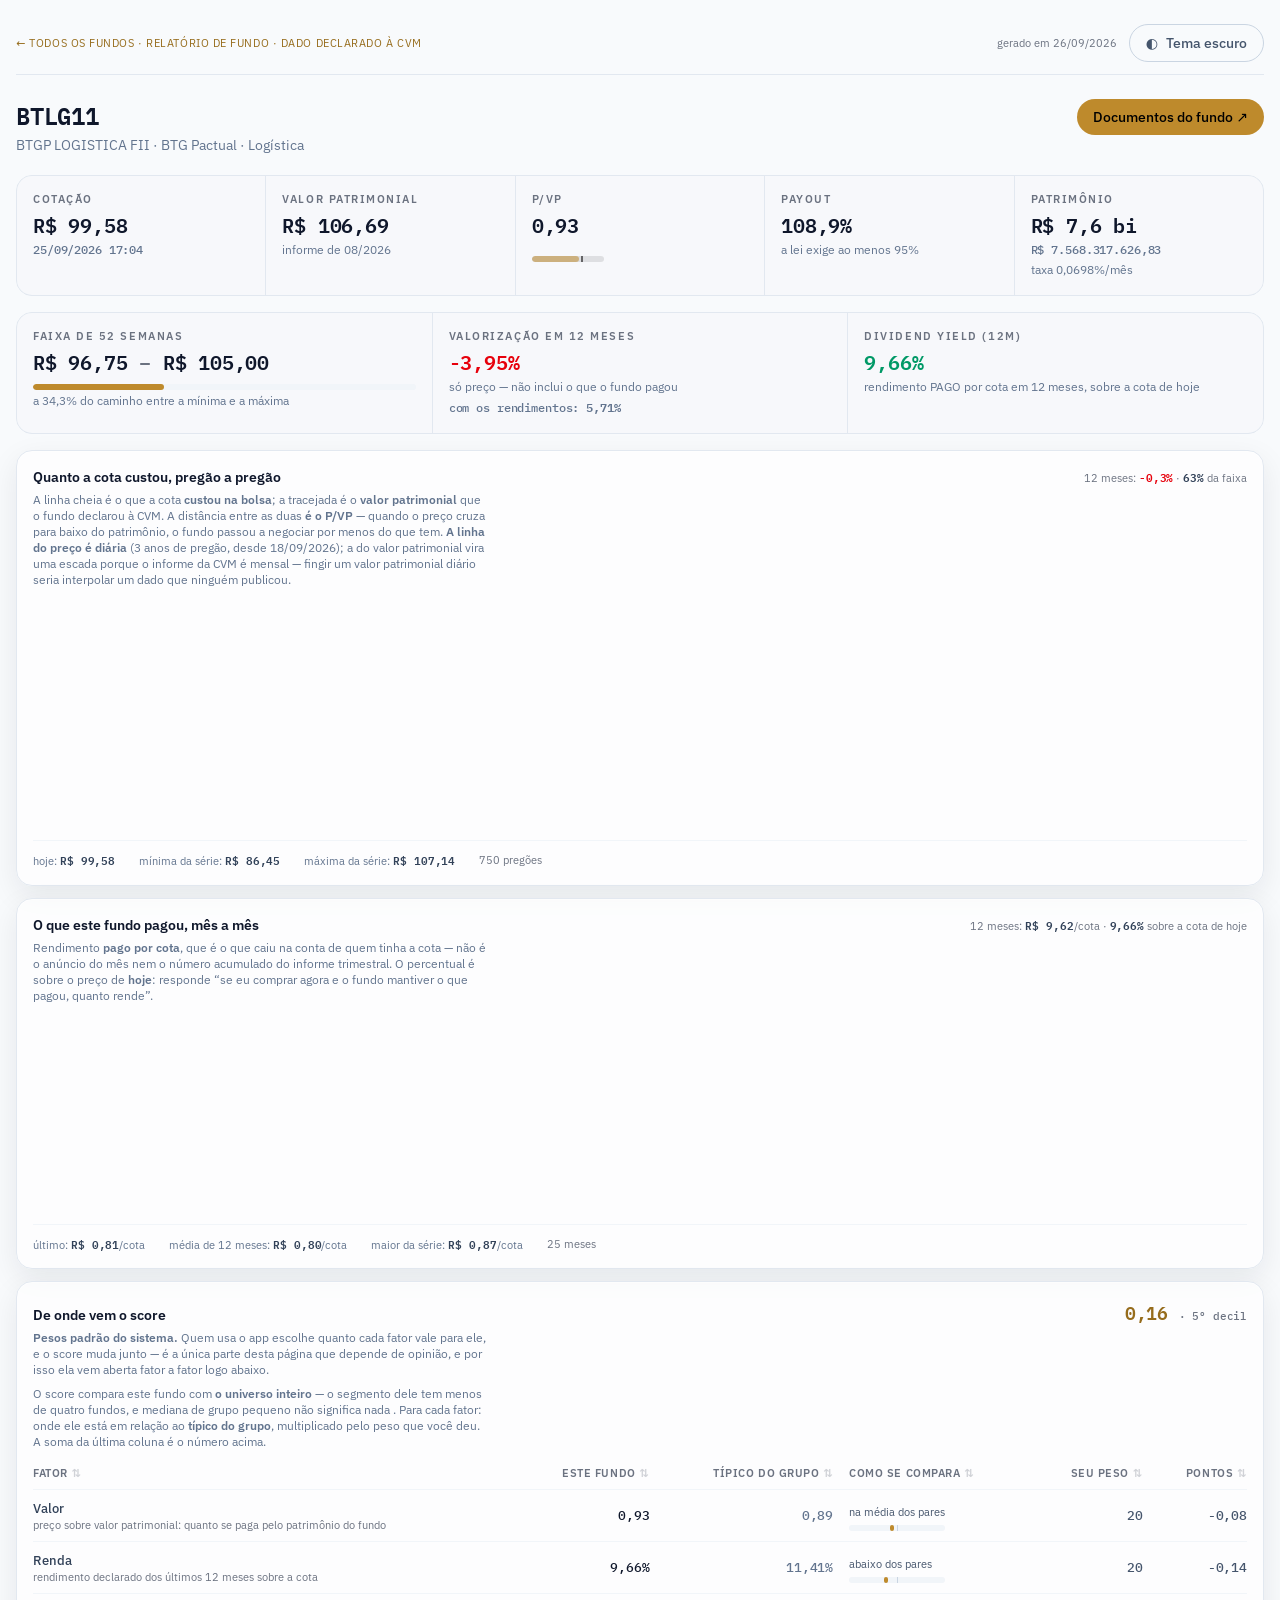
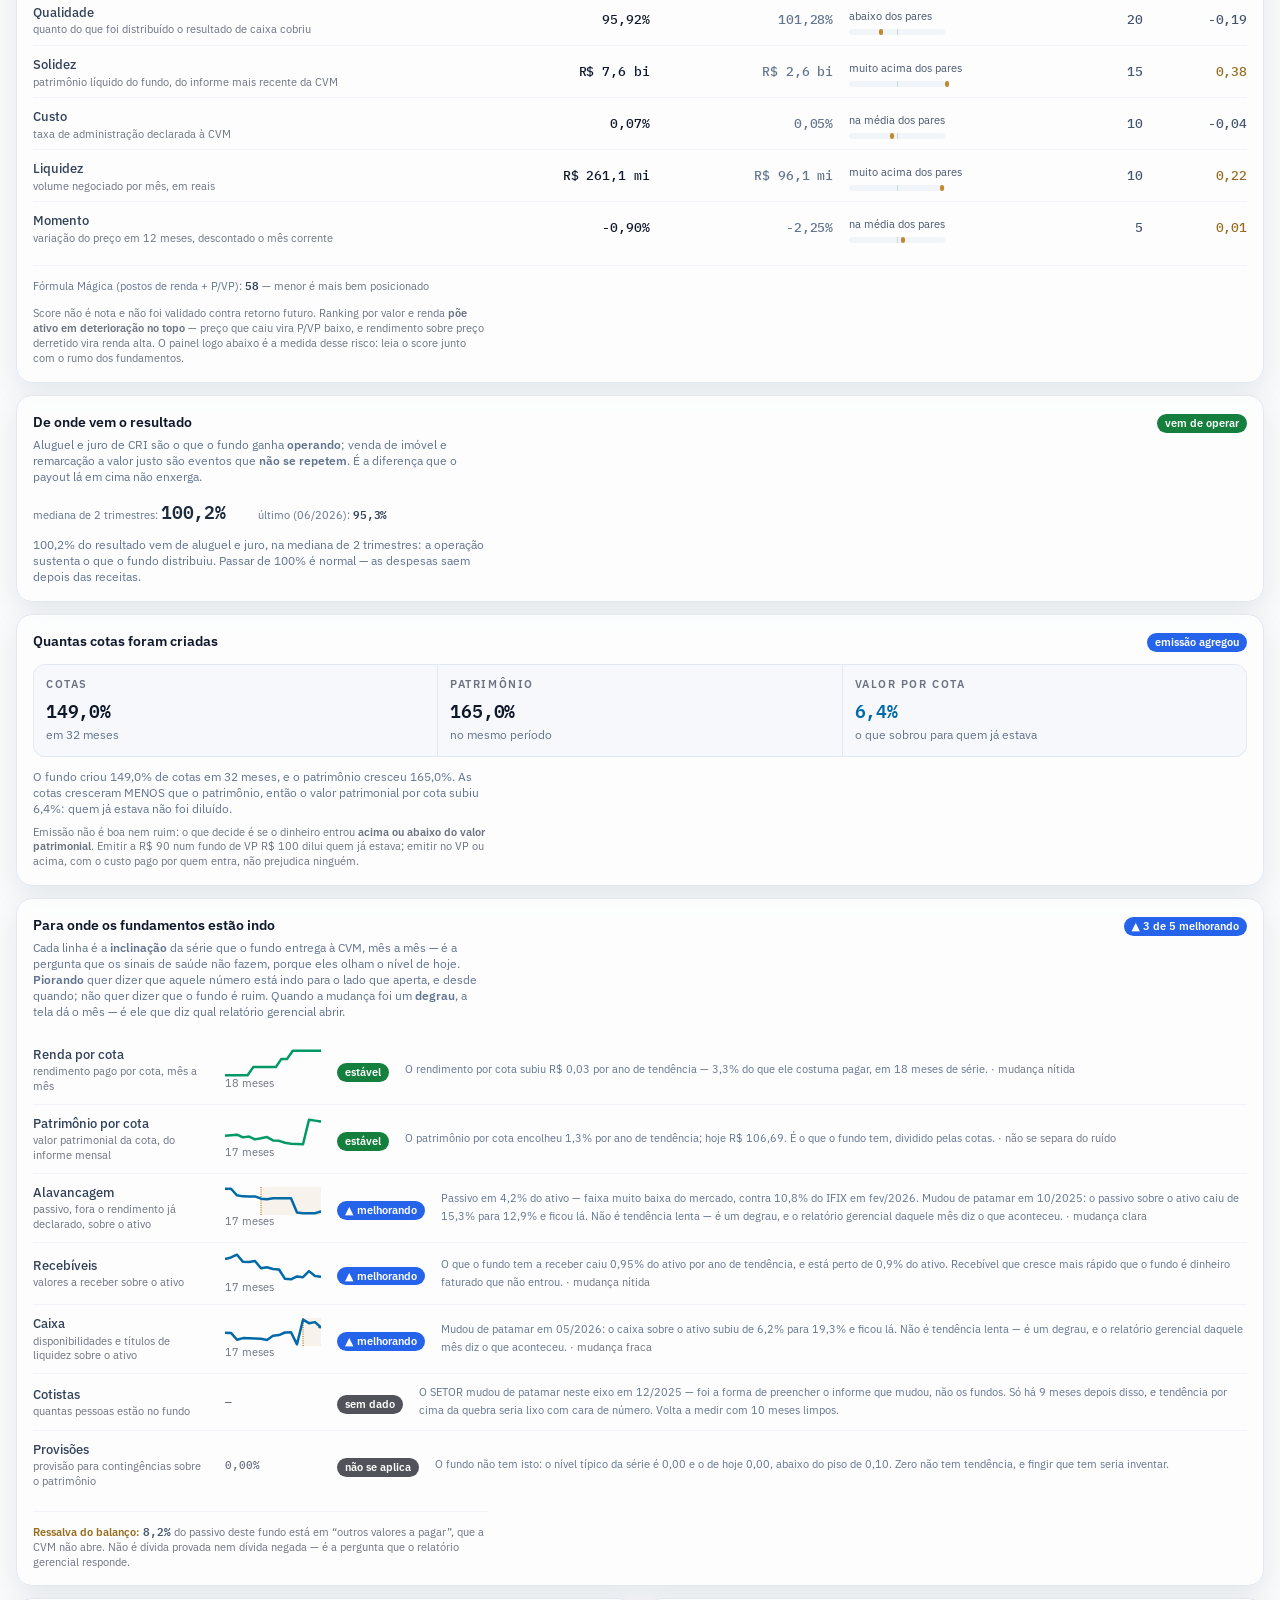
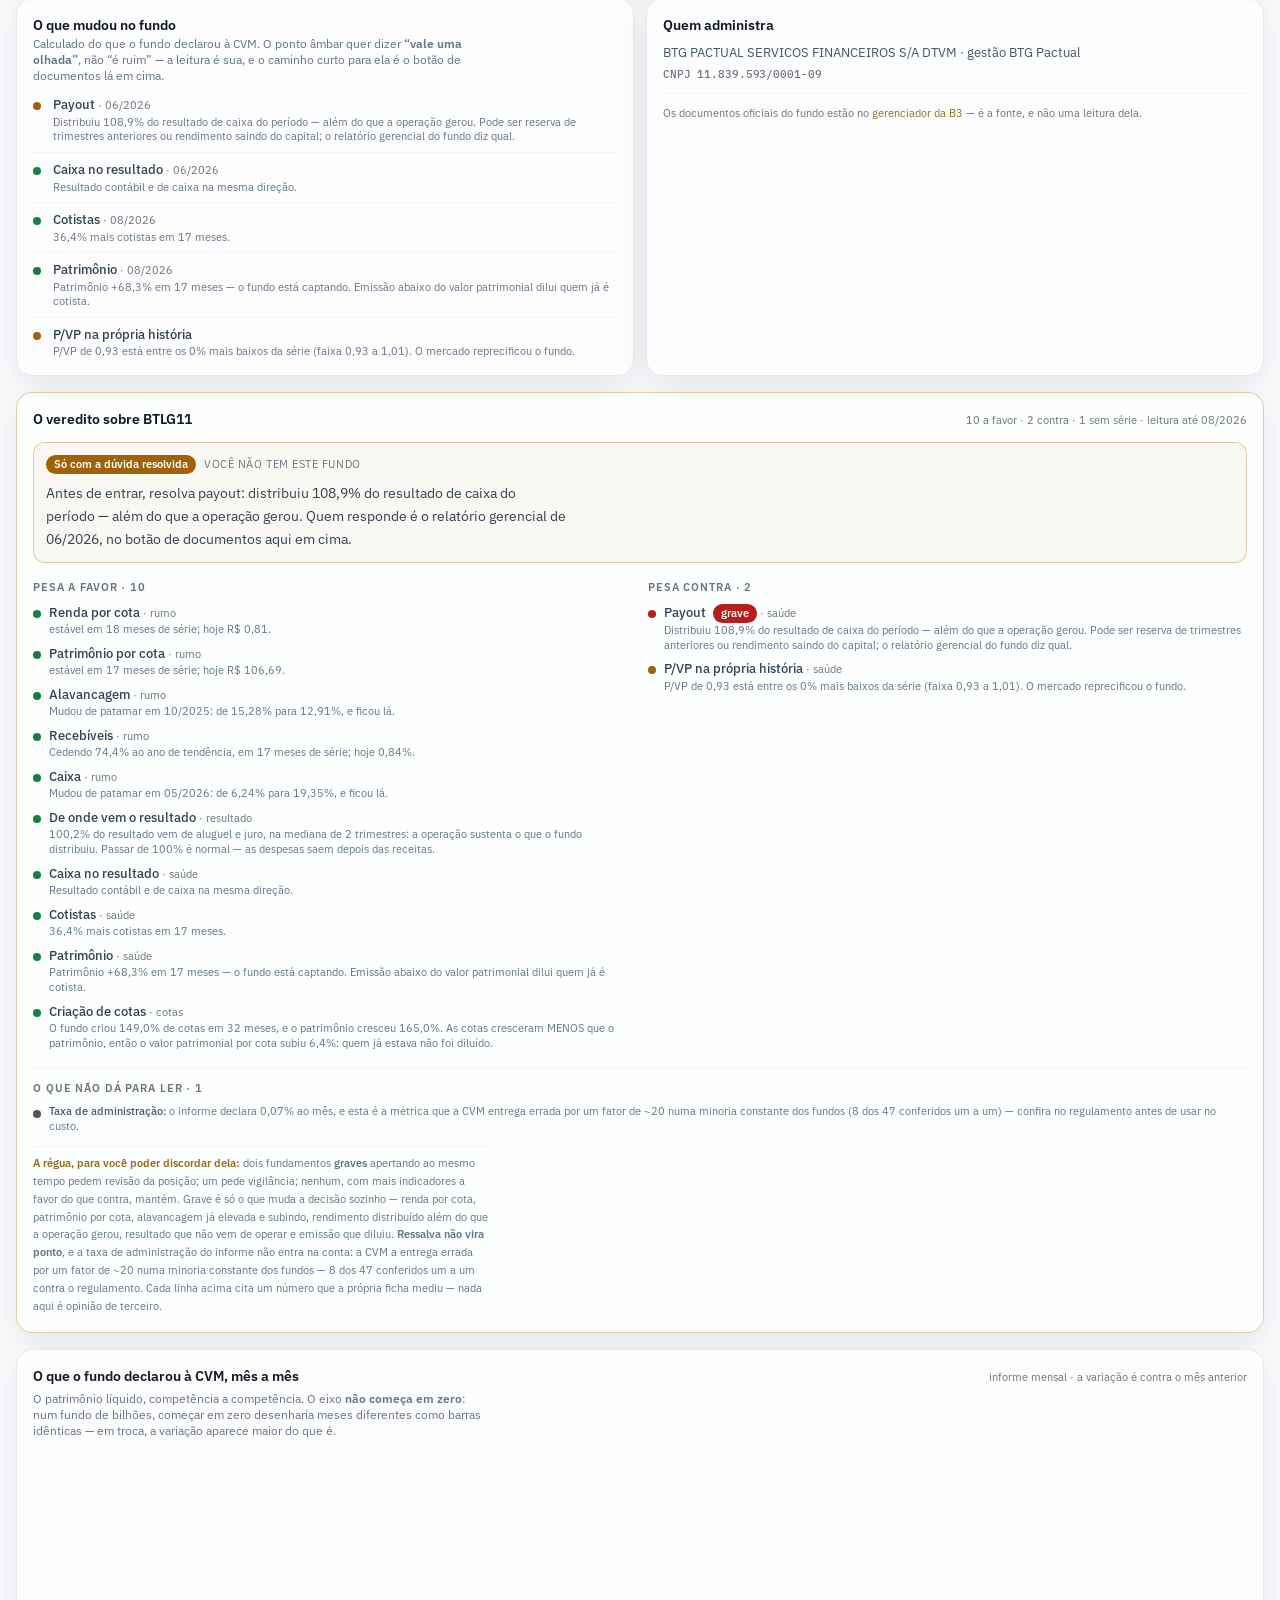
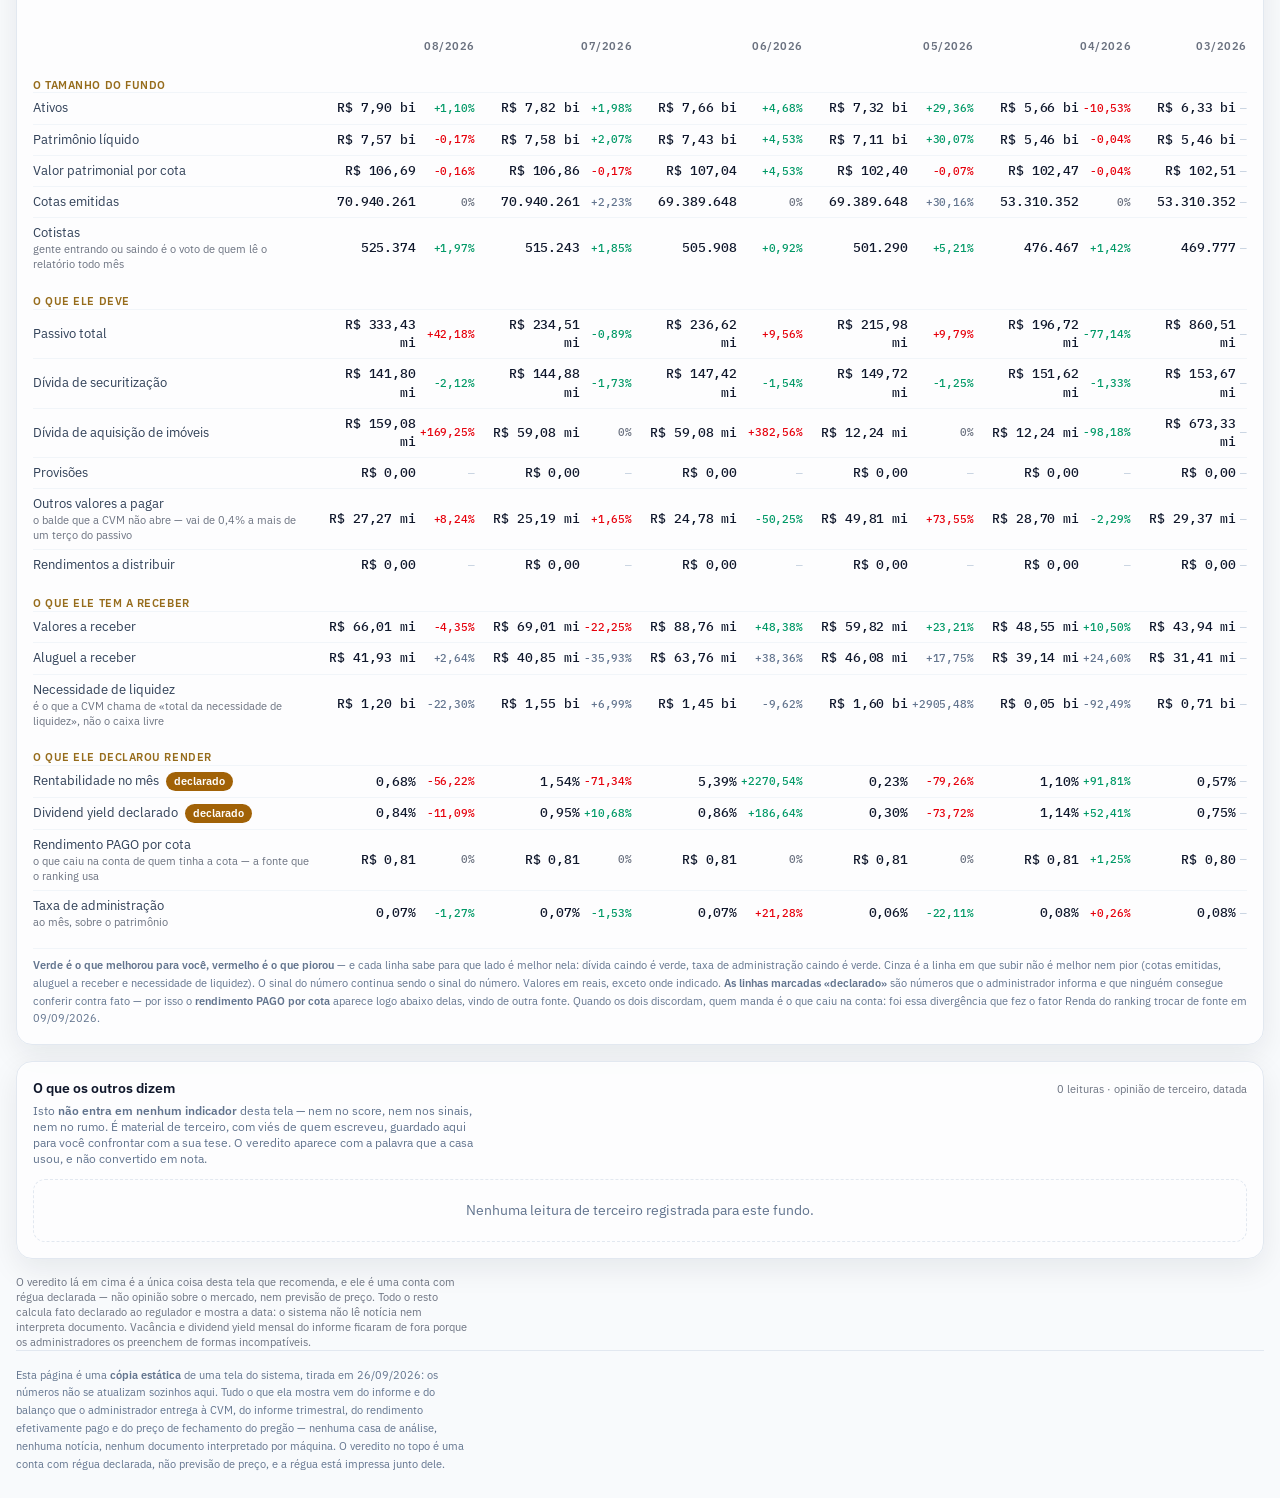
<file: fundo-btlg11.html>
<!doctype html>
<html lang="pt-br" class="">
<head>
  <meta charset="utf-8">
  <meta name="viewport" content="width=device-width, initial-scale=1">
  <title>BTLG11 · relatório do fundo</title>
  <meta name="description" content="BTLG11 — o que o fundo declarou à CVM, mês a mês, com a leitura de cada indicador.">
  
  <link rel="stylesheet" href="assets/app.css">
  
  
<script>
  (function () {
    var gerada = document.documentElement.classList.contains('dark');
    try {
      var salvo = localStorage.getItem('tema');
      var escuro = salvo === 'escuro' ||
        (!salvo && (gerada || window.matchMedia('(prefers-color-scheme: dark)').matches));
      document.documentElement.classList.toggle('dark', escuro);
    } catch (e) {}
    window.alternarTema = function () {
      var escuro = document.documentElement.classList.toggle('dark');
      try { localStorage.setItem('tema', escuro ? 'escuro' : 'claro'); } catch (e) {}
      if (window.Paleta && window.Paleta.repintar) window.Paleta.repintar();
      var rotulo = document.getElementById('rotulo-tema');
      if (rotulo) rotulo.textContent = escuro ? 'Tema claro' : 'Tema escuro';
    };
  })();
</script>

</head>
<body class="bg-slate-50">
  <div class="mx-auto max-w-6xl px-4 py-6">
    <header class="mb-6 flex flex-wrap items-baseline justify-between gap-2 border-b border-slate-200 pb-3 dark:border-white/10">
      <p class="text-rotulo uppercase tracking-wider text-brand-texto">
        <a href="index.html" class="hover:underline">← todos os fundos</a> · 
        Relatório de fundo · dado declarado à CVM
      </p>
      <div class="flex items-center gap-3">
        <span class="text-rotulo text-slate-400">gerado em 26/09/2026</span>
        
<button type="button" onclick="alternarTema()"
        class="btn btn-linha shrink-0"
        aria-label="Alternar entre tema claro e escuro">
  <span aria-hidden="true">◐</span>
  <span id="rotulo-tema" class="ml-1">Tema escuro</span>
</button>
<script>
  // O rótulo nasce dizendo "Tema escuro" para quem abre no claro; se a página já abriu no
  // escuro, ele é corrigido aqui — o script do topo roda antes deste elemento existir.
  (function () {
    var rotulo = document.getElementById('rotulo-tema');
    if (rotulo && document.documentElement.classList.contains('dark')) {
      rotulo.textContent = 'Tema claro';
    }
  })();
</script>

      </div>
    </header>

    



  
  <div class="mb-5 flex flex-wrap items-start justify-between gap-3">
    <div>
      <div class="flex flex-wrap items-baseline gap-3">
        <h1 class="num text-2xl font-semibold text-slate-900">BTLG11</h1>
        
      </div>
      <p class="mt-1 text-sm text-slate-500">
        BTGP LOGISTICA FII · BTG Pactual · Logística
      </p>
    </div>
    <div class="flex shrink-0 items-center gap-2">
      
      
      
        <a href="https://fnet.bmfbovespa.com.br/fnet/publico/abrirGerenciadorDocumentosCVM?cnpjFundo=11839593000109" target="_blank" rel="noopener noreferrer" class="btn btn-ouro">
          Documentos do fundo ↗
        </a>
      
    </div>
  </div>

  
  <div class="mb-4 grid gap-px overflow-hidden rounded-2xl border border-slate-200 bg-slate-200 sm:grid-cols-2 lg:grid-cols-5">
    
    <div class="bg-surface p-4">
      <p class="text-rotulo font-semibold uppercase tracking-[0.14em] text-slate-400">Cotação</p>
      <p class="num mt-1 text-xl font-semibold text-slate-900">
        R$ 99,58
      </p>
      
        <p class="card-legenda num">25/09/2026 17:04</p>
      
    </div>
    <div class="bg-surface p-4">
      <p class="text-rotulo font-semibold uppercase tracking-[0.14em] text-slate-400">Valor patrimonial</p>
      <p class="num mt-1 text-xl font-semibold text-slate-900">
        R$ 106,69
      </p>
      <p class="card-legenda">informe de 08/2026</p>
    </div>
    <div class="bg-surface p-4">
      <p class="text-rotulo font-semibold uppercase tracking-[0.14em] text-slate-400">P/VP</p>
      <p class="num mt-1 text-xl font-semibold text-slate-900">0,93</p>
      
      <p class="mt-1.5">
        


  <span class="barra-pvp" title="preço R$ 99,58 · valor patrimonial R$ 106,69 · P/VP 0,93">
    <span class="barra-pvp-trilha">
      <span class="barra-pvp-preco"
            style="width: 65.1%"></span>
      <span class="barra-pvp-marca" style="left: 70%"></span>
    </span>
  </span>


      </p>
    </div>
    <div class="bg-surface p-4">
      <p class="text-rotulo font-semibold uppercase tracking-[0.14em] text-slate-400">Payout</p>
      <p class="num mt-1 text-xl font-semibold text-slate-900">
        108,9%
      </p>
      <p class="card-legenda">a lei exige ao menos 95%</p>
    </div>
    <div class="bg-surface p-4">
      <p class="text-rotulo font-semibold uppercase tracking-[0.14em] text-slate-400">Patrimônio</p>
      
      <p class="num mt-1 text-xl font-semibold text-slate-900">R$ 7,6 bi</p>
      <p class="card-legenda num">R$ 7.568.317.626,83</p>
      <p class="card-legenda">taxa 0,0698%/mês</p>
    </div>
  </div>

  
  
  <div class="mb-4 grid gap-px overflow-hidden rounded-2xl border border-slate-200 bg-slate-200 sm:grid-cols-2 lg:grid-cols-3">
    <div class="bg-surface p-4">
      <p class="text-rotulo font-semibold uppercase tracking-[0.14em] text-slate-400">Faixa de 52 semanas</p>
      
        <p class="num mt-1 text-xl font-semibold text-slate-900">
          R$ 96,75 <span class="text-slate-400">–</span> R$ 105,00
        </p>
        
          
          <div class="mt-2 h-1.5 w-full overflow-hidden rounded-full bg-slate-100 dark:bg-white/5">
            <div class="h-full rounded-full bg-brand" style="width: 34.3%"></div>
          </div>
          <p class="card-legenda">a 34,3% do caminho entre a mínima e a máxima</p>
        
      
    </div>
    <div class="bg-surface p-4">
      <p class="text-rotulo font-semibold uppercase tracking-[0.14em] text-slate-400">Valorização em 12 meses</p>
      
        <p class="num mt-1 text-xl font-semibold text-red-600">
          -3,95%
        </p>
        <p class="card-legenda">só preço — não inclui o que o fundo pagou</p>
        
          <p class="card-legenda num">com os rendimentos: <strong>5,71%</strong></p>
        
      
    </div>
    <div class="bg-surface p-4">
      <p class="text-rotulo font-semibold uppercase tracking-[0.14em] text-slate-400">Dividend yield (12m)</p>
      
        <p class="num mt-1 text-xl font-semibold text-emerald-600">9,66%</p>
        <p class="card-legenda">rendimento PAGO por cota em 12 meses, sobre a cota de hoje</p>
      
    </div>
  </div>

  
  
  
    <div class="card card-soft mb-3 p-4">
      <div class="mb-1 flex flex-wrap items-baseline justify-between gap-2">
        <h2 class="secao-titulo">Quanto a cota custou, pregão a pregão</h2>
        <span class="text-rotulo text-slate-400">
          
            12 meses: <strong class="num text-red-600">-0,3%</strong>
          
          
            · <strong class="num text-slate-700">63%</strong> da faixa
          
        </span>
      </div>
      <p class="mb-4 max-w-prose text-xs text-slate-500">
        A linha cheia é o que a cota <strong>custou na bolsa</strong>; a tracejada é o
        <strong>valor patrimonial</strong> que o fundo declarou à CVM. A distância entre as duas
        <strong>é o P/VP</strong> — quando o preço cruza para baixo do patrimônio, o fundo passou a
        negociar por menos do que tem.
        <strong>A linha do preço é diária</strong> (3 anos de pregão, desde 18/09/2026);
        a do valor patrimonial vira uma escada porque o informe da CVM é mensal — fingir
        um valor patrimonial diário seria interpolar um dado que ninguém publicou.
      </p>

      <script id="dados-preco" type="application/json">{"rotulos": ["25/09/23", "26/09/23", "27/09/23", "28/09/23", "29/09/23", "02/10/23", "03/10/23", "04/10/23", "05/10/23", "06/10/23", "09/10/23", "10/10/23", "11/10/23", "13/10/23", "16/10/23", "17/10/23", "18/10/23", "19/10/23", "20/10/23", "23/10/23", "24/10/23", "25/10/23", "26/10/23", "27/10/23", "30/10/23", "31/10/23", "01/11/23", "03/11/23", "06/11/23", "07/11/23", "08/11/23", "09/11/23", "10/11/23", "13/11/23", "14/11/23", "16/11/23", "17/11/23", "20/11/23", "21/11/23", "22/11/23", "23/11/23", "24/11/23", "27/11/23", "28/11/23", "29/11/23", "30/11/23", "01/12/23", "04/12/23", "05/12/23", "06/12/23", "07/12/23", "08/12/23", "11/12/23", "12/12/23", "13/12/23", "14/12/23", "15/12/23", "18/12/23", "19/12/23", "20/12/23", "21/12/23", "22/12/23", "26/12/23", "27/12/23", "28/12/23", "02/01/24", "03/01/24", "04/01/24", "05/01/24", "08/01/24", "09/01/24", "10/01/24", "11/01/24", "12/01/24", "15/01/24", "16/01/24", "17/01/24", "18/01/24", "19/01/24", "22/01/24", "23/01/24", "24/01/24", "25/01/24", "26/01/24", "29/01/24", "30/01/24", "31/01/24", "01/02/24", "02/02/24", "05/02/24", "06/02/24", "07/02/24", "08/02/24", "09/02/24", "14/02/24", "15/02/24", "16/02/24", "19/02/24", "20/02/24", "21/02/24", "22/02/24", "23/02/24", "26/02/24", "27/02/24", "28/02/24", "29/02/24", "01/03/24", "04/03/24", "05/03/24", "06/03/24", "07/03/24", "08/03/24", "11/03/24", "12/03/24", "13/03/24", "14/03/24", "15/03/24", "18/03/24", "19/03/24", "20/03/24", "21/03/24", "22/03/24", "25/03/24", "26/03/24", "27/03/24", "28/03/24", "01/04/24", "02/04/24", "03/04/24", "04/04/24", "05/04/24", "08/04/24", "09/04/24", "10/04/24", "11/04/24", "12/04/24", "15/04/24", "16/04/24", "17/04/24", "18/04/24", "19/04/24", "22/04/24", "23/04/24", "24/04/24", "25/04/24", "26/04/24", "29/04/24", "30/04/24", "02/05/24", "03/05/24", "06/05/24", "07/05/24", "08/05/24", "09/05/24", "10/05/24", "13/05/24", "14/05/24", "15/05/24", "16/05/24", "17/05/24", "20/05/24", "21/05/24", "22/05/24", "23/05/24", "24/05/24", "27/05/24", "28/05/24", "29/05/24", "31/05/24", "03/06/24", "04/06/24", "05/06/24", "06/06/24", "07/06/24", "10/06/24", "11/06/24", "12/06/24", "13/06/24", "14/06/24", "17/06/24", "18/06/24", "19/06/24", "20/06/24", "21/06/24", "24/06/24", "25/06/24", "26/06/24", "27/06/24", "28/06/24", "01/07/24", "02/07/24", "03/07/24", "04/07/24", "05/07/24", "08/07/24", "09/07/24", "10/07/24", "11/07/24", "12/07/24", "15/07/24", "16/07/24", "17/07/24", "18/07/24", "19/07/24", "22/07/24", "23/07/24", "24/07/24", "25/07/24", "26/07/24", "29/07/24", "30/07/24", "31/07/24", "01/08/24", "02/08/24", "05/08/24", "06/08/24", "07/08/24", "08/08/24", "09/08/24", "12/08/24", "13/08/24", "14/08/24", "15/08/24", "16/08/24", "19/08/24", "20/08/24", "21/08/24", "22/08/24", "23/08/24", "26/08/24", "27/08/24", "28/08/24", "29/08/24", "30/08/24", "02/09/24", "03/09/24", "04/09/24", "05/09/24", "06/09/24", "09/09/24", "10/09/24", "11/09/24", "12/09/24", "13/09/24", "16/09/24", "17/09/24", "18/09/24", "19/09/24", "20/09/24", "23/09/24", "24/09/24", "25/09/24", "26/09/24", "27/09/24", "30/09/24", "01/10/24", "02/10/24", "03/10/24", "04/10/24", "07/10/24", "08/10/24", "09/10/24", "10/10/24", "11/10/24", "14/10/24", "15/10/24", "16/10/24", "17/10/24", "18/10/24", "21/10/24", "22/10/24", "23/10/24", "24/10/24", "25/10/24", "28/10/24", "29/10/24", "30/10/24", "31/10/24", "01/11/24", "04/11/24", "05/11/24", "06/11/24", "07/11/24", "08/11/24", "11/11/24", "12/11/24", "13/11/24", "14/11/24", "18/11/24", "19/11/24", "21/11/24", "22/11/24", "25/11/24", "26/11/24", "27/11/24", "28/11/24", "29/11/24", "02/12/24", "03/12/24", "04/12/24", "05/12/24", "06/12/24", "09/12/24", "10/12/24", "11/12/24", "12/12/24", "13/12/24", "16/12/24", "17/12/24", "18/12/24", "19/12/24", "20/12/24", "23/12/24", "26/12/24", "27/12/24", "30/12/24", "02/01/25", "03/01/25", "06/01/25", "07/01/25", "08/01/25", "09/01/25", "10/01/25", "13/01/25", "14/01/25", "15/01/25", "16/01/25", "17/01/25", "20/01/25", "21/01/25", "22/01/25", "23/01/25", "24/01/25", "27/01/25", "28/01/25", "29/01/25", "30/01/25", "31/01/25", "03/02/25", "04/02/25", "05/02/25", "06/02/25", "07/02/25", "10/02/25", "11/02/25", "12/02/25", "13/02/25", "14/02/25", "17/02/25", "18/02/25", "19/02/25", "20/02/25", "21/02/25", "24/02/25", "25/02/25", "26/02/25", "27/02/25", "28/02/25", "05/03/25", "06/03/25", "07/03/25", "10/03/25", "11/03/25", "12/03/25", "13/03/25", "14/03/25", "17/03/25", "18/03/25", "19/03/25", "20/03/25", "21/03/25", "24/03/25", "25/03/25", "26/03/25", "27/03/25", "28/03/25", "31/03/25", "01/04/25", "02/04/25", "03/04/25", "04/04/25", "07/04/25", "08/04/25", "09/04/25", "10/04/25", "11/04/25", "14/04/25", "15/04/25", "16/04/25", "17/04/25", "22/04/25", "23/04/25", "24/04/25", "25/04/25", "28/04/25", "29/04/25", "30/04/25", "02/05/25", "05/05/25", "06/05/25", "07/05/25", "08/05/25", "09/05/25", "12/05/25", "13/05/25", "14/05/25", "15/05/25", "16/05/25", "19/05/25", "20/05/25", "21/05/25", "22/05/25", "23/05/25", "26/05/25", "27/05/25", "28/05/25", "29/05/25", "30/05/25", "02/06/25", "03/06/25", "04/06/25", "05/06/25", "06/06/25", "09/06/25", "10/06/25", "11/06/25", "12/06/25", "13/06/25", "16/06/25", "17/06/25", "18/06/25", "20/06/25", "23/06/25", "24/06/25", "25/06/25", "26/06/25", "27/06/25", "30/06/25", "01/07/25", "02/07/25", "03/07/25", "04/07/25", "07/07/25", "08/07/25", "09/07/25", "10/07/25", "11/07/25", "14/07/25", "15/07/25", "16/07/25", "17/07/25", "18/07/25", "21/07/25", "22/07/25", "23/07/25", "24/07/25", "25/07/25", "28/07/25", "29/07/25", "30/07/25", "31/07/25", "01/08/25", "04/08/25", "05/08/25", "06/08/25", "07/08/25", "08/08/25", "11/08/25", "12/08/25", "13/08/25", "14/08/25", "15/08/25", "18/08/25", "19/08/25", "20/08/25", "21/08/25", "22/08/25", "25/08/25", "26/08/25", "27/08/25", "28/08/25", "29/08/25", "01/09/25", "02/09/25", "03/09/25", "04/09/25", "05/09/25", "08/09/25", "09/09/25", "10/09/25", "11/09/25", "12/09/25", "15/09/25", "16/09/25", "17/09/25", "18/09/25", "19/09/25", "22/09/25", "23/09/25", "24/09/25", "25/09/25", "26/09/25", "29/09/25", "30/09/25", "01/10/25", "02/10/25", "03/10/25", "06/10/25", "07/10/25", "08/10/25", "09/10/25", "10/10/25", "13/10/25", "14/10/25", "15/10/25", "16/10/25", "17/10/25", "20/10/25", "21/10/25", "22/10/25", "23/10/25", "24/10/25", "27/10/25", "28/10/25", "29/10/25", "30/10/25", "31/10/25", "03/11/25", "04/11/25", "05/11/25", "06/11/25", "07/11/25", "10/11/25", "11/11/25", "12/11/25", "13/11/25", "14/11/25", "17/11/25", "18/11/25", "19/11/25", "21/11/25", "24/11/25", "25/11/25", "26/11/25", "27/11/25", "28/11/25", "01/12/25", "02/12/25", "03/12/25", "04/12/25", "05/12/25", "08/12/25", "09/12/25", "10/12/25", "11/12/25", "12/12/25", "15/12/25", "16/12/25", "17/12/25", "18/12/25", "19/12/25", "22/12/25", "23/12/25", "26/12/25", "29/12/25", "30/12/25", "02/01/26", "05/01/26", "06/01/26", "07/01/26", "08/01/26", "09/01/26", "12/01/26", "13/01/26", "14/01/26", "15/01/26", "16/01/26", "19/01/26", "20/01/26", "21/01/26", "22/01/26", "23/01/26", "26/01/26", "27/01/26", "28/01/26", "29/01/26", "30/01/26", "02/02/26", "03/02/26", "04/02/26", "05/02/26", "06/02/26", "09/02/26", "10/02/26", "11/02/26", "12/02/26", "13/02/26", "18/02/26", "19/02/26", "20/02/26", "23/02/26", "24/02/26", "25/02/26", "26/02/26", "27/02/26", "02/03/26", "03/03/26", "04/03/26", "05/03/26", "06/03/26", "09/03/26", "10/03/26", "11/03/26", "12/03/26", "13/03/26", "16/03/26", "17/03/26", "18/03/26", "19/03/26", "20/03/26", "23/03/26", "24/03/26", "25/03/26", "26/03/26", "27/03/26", "30/03/26", "31/03/26", "01/04/26", "02/04/26", "06/04/26", "07/04/26", "08/04/26", "09/04/26", "10/04/26", "13/04/26", "14/04/26", "15/04/26", "16/04/26", "17/04/26", "20/04/26", "22/04/26", "23/04/26", "24/04/26", "27/04/26", "28/04/26", "29/04/26", "30/04/26", "04/05/26", "05/05/26", "06/05/26", "07/05/26", "08/05/26", "11/05/26", "12/05/26", "13/05/26", "14/05/26", "15/05/26", "18/05/26", "19/05/26", "20/05/26", "21/05/26", "22/05/26", "25/05/26", "26/05/26", "27/05/26", "28/05/26", "29/05/26", "01/06/26", "02/06/26", "03/06/26", "05/06/26", "08/06/26", "09/06/26", "10/06/26", "11/06/26", "12/06/26", "15/06/26", "16/06/26", "17/06/26", "18/06/26", "19/06/26", "22/06/26", "23/06/26", "24/06/26", "25/06/26", "26/06/26", "29/06/26", "30/06/26", "01/07/26", "02/07/26", "03/07/26", "06/07/26", "07/07/26", "08/07/26", "09/07/26", "10/07/26", "13/07/26", "14/07/26", "15/07/26", "16/07/26", "17/07/26", "20/07/26", "21/07/26", "22/07/26", "23/07/26", "24/07/26", "27/07/26", "28/07/26", "29/07/26", "30/07/26", "31/07/26", "03/08/26", "04/08/26", "05/08/26", "06/08/26", "07/08/26", "10/08/26", "11/08/26", "12/08/26", "13/08/26", "14/08/26", "17/08/26", "18/08/26", "19/08/26", "20/08/26", "21/08/26", "24/08/26", "25/08/26", "26/08/26", "27/08/26", "28/08/26", "31/08/26", "01/09/26", "02/09/26", "03/09/26", "04/09/26", "08/09/26", "09/09/26", "10/09/26", "11/09/26", "14/09/26", "15/09/26", "16/09/26", "17/09/26", "18/09/26", "21/09/26", "22/09/26", "23/09/26", "24/09/26", "25/09/26"], "precos": [101.33, 101.15, 100.12, 100.51, 101.25, 101.21, 101.25, 100.72, 100.01, 100.61, 100.59, 99.75, 100.85, 100.73, 100.35, 100.09, 99.8, 99.75, 99.81, 99.73, 99.78, 99.3, 99.18, 99.38, 99.6, 99.21, 98.53, 98.98, 98.95, 99.26, 99.67, 99.41, 99.16, 99.38, 99.65, 99.35, 99.35, 99.26, 99.37, 99.29, 98.85, 98.85, 98.69, 98.92, 99.08, 100.52, 99.46, 100.47, 99.91, 100.21, 100.09, 100.26, 99.79, 99.96, 100.74, 100.7, 100.67, 99.75, 99.94, 100.8, 100.79, 102.35, 102.73, 103.38, 103.62, 103.45, 104.07, 103.55, 103.64, 103.76, 103.25, 102.74, 102.82, 102.75, 103.25, 103.38, 102.95, 103.47, 103.85, 103.77, 103.75, 103.2, 103.19, 101.75, 101.96, 102.25, 102.44, 102.23, 102.21, 102.18, 102.18, 102.32, 102.4, 102.6, 102.62, 102.95, 102.7, 103.3, 102.98, 102.93, 102.85, 102.82, 102.32, 103.43, 103.58, 103.7, 104.8, 105.0, 104.9, 104.88, 104.99, 105.29, 105.46, 105.22, 105.79, 106.08, 104.8, 104.68, 104.84, 104.88, 105.02, 105.23, 105.65, 105.85, 106.47, 106.11, 106.35, 107.01, 106.35, 106.89, 107.14, 106.8, 106.9, 106.85, 106.57, 106.9, 106.58, 104.15, 103.36, 101.97, 101.9, 101.84, 101.5, 101.25, 100.9, 101.0, 101.5, 101.5, 101.7, 102.25, 101.82, 102.0, 102.88, 102.41, 102.7, 102.1, 101.9, 101.9, 101.65, 101.69, 101.4, 101.1, 101.29, 101.07, 101.07, 100.99, 99.82, 100.9, 100.9, 100.9, 100.9, 100.9, 100.75, 100.23, 100.43, 99.86, 99.3, 99.1, 99.0, 98.02, 97.0, 97.9, 98.3, 95.97, 96.6, 97.13, 97.79, 98.74, 99.75, 98.83, 99.08, 100.8, 101.0, 101.04, 101.31, 101.45, 102.0, 101.97, 102.65, 102.4, 101.61, 101.33, 101.33, 102.05, 102.19, 101.43, 100.92, 101.0, 100.82, 99.99, 101.06, 100.64, 102.5, 100.45, 100.1, 100.04, 99.87, 100.1, 100.0, 100.46, 101.15, 101.89, 102.41, 102.99, 102.63, 102.43, 102.23, 102.4, 102.5, 101.65, 102.0, 101.94, 102.5, 102.67, 102.16, 102.12, 102.0, 102.5, 102.5, 102.25, 102.01, 101.88, 101.74, 101.31, 100.0, 99.91, 100.04, 99.93, 100.0, 98.8, 97.85, 97.83, 98.19, 99.15, 97.83, 97.51, 100.02, 99.48, 98.93, 99.35, 98.86, 98.86, 97.51, 97.2, 97.29, 97.1, 96.5, 96.74, 97.5, 97.5, 96.95, 95.7, 95.3, 95.4, 96.2, 95.99, 96.88, 96.03, 97.18, 96.48, 96.34, 95.85, 96.56, 97.75, 97.18, 97.02, 96.4, 97.3, 96.43, 97.1, 96.43, 97.08, 96.89, 96.5, 96.12, 95.0, 95.0, 93.5, 91.11, 89.67, 86.45, 91.3, 92.0, 89.8, 90.0, 90.8, 90.88, 88.55, 87.13, 87.42, 87.43, 88.75, 94.0, 94.53, 93.8, 93.86, 94.54, 94.66, 94.7, 95.82, 95.15, 94.34, 95.51, 95.45, 95.49, 95.4, 93.62, 91.65, 91.77, 91.51, 91.11, 90.92, 91.81, 90.91, 91.25, 92.0, 92.89, 94.3, 92.48, 94.33, 93.54, 93.7, 93.84, 94.5, 94.78, 94.89, 94.11, 94.8, 94.8, 94.94, 95.1, 95.63, 96.18, 96.6, 95.77, 94.9, 94.91, 94.98, 95.0, 95.76, 96.4, 96.0, 95.5, 95.55, 95.44, 95.95, 95.27, 95.7, 95.62, 96.41, 97.49, 96.99, 97.47, 97.5, 97.65, 97.49, 97.5, 97.1, 97.5, 97.49, 96.86, 96.23, 95.6, 95.81, 96.26, 97.49, 97.49, 98.68, 98.79, 100.03, 100.11, 101.08, 100.66, 100.53, 100.39, 101.0, 100.72, 101.9, 101.05, 101.0, 101.03, 100.36, 100.5, 100.87, 100.9, 100.57, 101.0, 100.63, 100.31, 100.27, 100.34, 100.37, 100.2, 100.16, 100.1, 100.33, 100.0, 100.36, 101.0, 101.9, 101.5, 101.6, 101.27, 100.51, 100.76, 101.0, 100.43, 100.92, 100.0, 99.95, 100.0, 99.9, 99.65, 99.91, 99.7, 99.55, 100.0, 99.94, 99.92, 100.0, 99.95, 100.14, 99.99, 99.98, 100.28, 100.2, 100.21, 100.89, 100.78, 99.79, 99.88, 99.85, 99.87, 99.85, 99.74, 99.77, 99.55, 99.1, 98.86, 98.81, 99.0, 98.6, 98.99, 98.43, 98.5, 98.4, 98.6, 98.36, 98.4, 98.25, 98.37, 98.3, 97.55, 98.0, 97.93, 99.0, 98.76, 99.46, 99.78, 99.88, 99.99, 100.0, 99.98, 99.82, 100.1, 99.92, 100.85, 101.0, 101.28, 101.5, 101.7, 102.75, 102.55, 102.43, 102.81, 102.56, 102.04, 101.89, 102.2, 102.8, 102.9, 103.15, 103.22, 103.67, 103.32, 103.87, 104.14, 104.25, 103.99, 103.72, 103.65, 103.81, 103.7, 103.71, 103.9, 103.06, 103.47, 103.09, 103.64, 103.65, 103.72, 103.9, 103.26, 103.1, 103.27, 103.4, 102.94, 103.52, 103.5, 103.77, 103.61, 103.9, 103.95, 103.93, 103.9, 103.61, 104.12, 103.99, 104.12, 103.75, 104.05, 104.05, 103.86, 103.58, 103.7, 103.62, 103.5, 103.5, 103.42, 103.42, 103.25, 103.06, 102.68, 102.9, 102.9, 102.49, 102.4, 102.0, 101.5, 101.55, 101.49, 101.98, 102.11, 103.0, 103.1, 102.65, 103.69, 103.51, 103.7, 103.0, 102.91, 103.15, 103.2, 103.37, 103.4, 103.4, 102.57, 102.49, 102.5, 102.4, 102.5, 102.7, 102.75, 102.69, 102.53, 102.8, 102.61, 102.56, 102.79, 102.55, 102.5, 102.78, 102.47, 102.4, 102.66, 102.67, 102.99, 102.65, 102.55, 102.69, 102.6, 102.6, 102.9, 102.87, 103.7, 103.1, 103.32, 104.02, 103.8, 104.0, 102.94, 103.27, 103.62, 103.95, 104.01, 103.87, 103.78, 103.8, 103.57, 103.17, 103.44, 103.8, 103.7, 103.5, 103.6, 103.12, 103.35, 103.89, 104.01, 103.85, 103.7, 103.98, 103.99, 104.35, 103.99, 103.9, 104.0, 104.02, 104.08, 104.0, 104.0, 103.45, 103.18, 103.29, 103.35, 103.38, 103.6, 103.35, 103.11, 103.6, 103.05, 103.75, 103.1, 102.99, 102.8, 103.11, 103.4, 102.67, 102.7, 102.97, 103.2, 103.5, 103.49, 102.59, 103.09, 102.98, 103.6, 103.92, 102.95, 102.97, 103.35, 102.68, 102.18, 102.03, 102.79, 102.95, 102.95, 102.54, 102.57, 102.24, 102.74, 101.8, 101.85, 101.4, 102.33, 102.24, 102.5, 102.33, 102.33, 102.55, 102.59, 102.48, 102.5, 102.43, 102.52, 102.48, 102.6, 102.6, 102.86, 102.7, 102.53, 102.56, 102.39, 101.06, 100.84, 100.82, 99.88, 100.37, 100.21, 100.86, 100.81, 101.0, 100.5, 100.81, 100.21, 100.73, 100.48, 100.38, 100.05, 99.88, 99.97, 98.31, 97.7, 98.36, 97.4, 98.37, 98.1, 98.48, 97.97, 97.92, 98.91, 99.1, 99.0, 98.98, 99.0, 99.14, 99.43, 99.88, 100.4, 101.31, 101.09, 100.3, 99.76, 99.78, 101.2, 100.0, 99.23, 98.49, 98.5, 99.58], "patrimoniais": [null, null, null, null, null, null, null, null, null, null, null, null, null, null, null, null, null, null, null, null, null, null, null, null, null, null, null, null, null, null, null, null, null, null, null, null, null, null, null, null, null, null, null, null, null, null, null, null, null, null, null, null, null, null, null, null, null, null, null, null, null, null, null, null, null, 100.25, 100.25, 100.25, 100.25, 100.25, 100.25, 100.25, 100.25, 100.25, 100.25, 100.25, 100.25, 100.25, 100.25, 100.25, 100.25, 100.25, 100.25, 100.25, 100.25, 100.25, 100.25, 99.33, 99.33, 99.33, 99.33, 99.33, 99.33, 99.33, 99.33, 99.33, 99.33, 99.33, 99.33, 99.33, 99.33, 99.33, 99.33, 99.33, 99.33, 99.33, 99.65, 99.65, 99.65, 99.65, 99.65, 99.65, 99.65, 99.65, 99.65, 99.65, 99.65, 99.65, 99.65, 99.65, 99.65, 99.65, 99.65, 99.65, 99.65, 99.65, 100.15, 100.15, 100.15, 100.15, 100.15, 100.15, 100.15, 100.15, 100.15, 100.15, 100.15, 100.15, 100.15, 100.15, 100.15, 100.15, 100.15, 100.15, 100.15, 100.15, 100.15, 100.15, 100.05, 100.05, 100.05, 100.05, 100.05, 100.05, 100.05, 100.05, 100.05, 100.05, 100.05, 100.05, 100.05, 100.05, 100.05, 100.05, 100.05, 100.05, 100.05, 100.05, 100.05, 103.93, 103.93, 103.93, 103.93, 103.93, 103.93, 103.93, 103.93, 103.93, 103.93, 103.93, 103.93, 103.93, 103.93, 103.93, 103.93, 103.93, 103.93, 103.93, 103.93, 104.53, 104.53, 104.53, 104.53, 104.53, 104.53, 104.53, 104.53, 104.53, 104.53, 104.53, 104.53, 104.53, 104.53, 104.53, 104.53, 104.53, 104.53, 104.53, 104.53, 104.53, 104.53, 104.53, 104.57, 104.57, 104.57, 104.57, 104.57, 104.57, 104.57, 104.57, 104.57, 104.57, 104.57, 104.57, 104.57, 104.57, 104.57, 104.57, 104.57, 104.57, 104.57, 104.57, 104.57, 104.57, 104.37, 104.37, 104.37, 104.37, 104.37, 104.37, 104.37, 104.37, 104.37, 104.37, 104.37, 104.37, 104.37, 104.37, 104.37, 104.37, 104.37, 104.37, 104.37, 104.37, 104.37, 103.93, 103.93, 103.93, 103.93, 103.93, 103.93, 103.93, 103.93, 103.93, 103.93, 103.93, 103.93, 103.93, 103.93, 103.93, 103.93, 103.93, 103.93, 103.93, 103.93, 103.93, 103.93, 103.93, 104.59, 104.59, 104.59, 104.59, 104.59, 104.59, 104.59, 104.59, 104.59, 104.59, 104.59, 104.59, 104.59, 104.59, 104.59, 104.59, 104.59, 104.59, 104.59, 102.89, 102.89, 102.89, 102.89, 102.89, 102.89, 102.89, 102.89, 102.89, 102.89, 102.89, 102.89, 102.89, 102.89, 102.89, 102.89, 102.89, 102.89, 102.89, 103.82, 103.82, 103.82, 103.82, 103.82, 103.82, 103.82, 103.82, 103.82, 103.82, 103.82, 103.82, 103.82, 103.82, 103.82, 103.82, 103.82, 103.82, 103.82, 103.82, 103.82, 103.82, 103.84, 103.84, 103.84, 103.84, 103.84, 103.84, 103.84, 103.84, 103.84, 103.84, 103.84, 103.84, 103.84, 103.84, 103.84, 103.84, 103.84, 103.84, 103.84, 103.84, 103.99, 103.99, 103.99, 103.99, 103.99, 103.99, 103.99, 103.99, 103.99, 103.99, 103.99, 103.99, 103.99, 103.99, 103.99, 103.99, 103.99, 103.99, 103.99, 104.0, 104.0, 104.0, 104.0, 104.0, 104.0, 104.0, 104.0, 104.0, 104.0, 104.0, 104.0, 104.0, 104.0, 104.0, 104.0, 104.0, 104.0, 104.0, 104.0, 104.1, 104.1, 104.1, 104.1, 104.1, 104.1, 104.1, 104.1, 104.1, 104.1, 104.1, 104.1, 104.1, 104.1, 104.1, 104.1, 104.1, 104.1, 104.1, 104.1, 104.1, 104.21, 104.21, 104.21, 104.21, 104.21, 104.21, 104.21, 104.21, 104.21, 104.21, 104.21, 104.21, 104.21, 104.21, 104.21, 104.21, 104.21, 104.21, 104.21, 104.21, 103.71, 103.71, 103.71, 103.71, 103.71, 103.71, 103.71, 103.71, 103.71, 103.71, 103.71, 103.71, 103.71, 103.71, 103.71, 103.71, 103.71, 103.71, 103.71, 103.71, 103.71, 103.71, 103.71, 103.87, 103.87, 103.87, 103.87, 103.87, 103.87, 103.87, 103.87, 103.87, 103.87, 103.87, 103.87, 103.87, 103.87, 103.87, 103.87, 103.87, 103.87, 103.87, 103.87, 103.87, 103.33, 103.33, 103.33, 103.33, 103.33, 103.33, 103.33, 103.33, 103.33, 103.33, 103.33, 103.33, 103.33, 103.33, 103.33, 103.33, 103.33, 103.33, 103.33, 103.33, 103.33, 103.33, 103.53, 103.53, 103.53, 103.53, 103.53, 103.53, 103.53, 103.53, 103.53, 103.53, 103.53, 103.53, 103.53, 103.53, 103.53, 103.53, 103.53, 103.53, 103.53, 103.53, 103.53, 103.53, 103.53, 103.76, 103.76, 103.76, 103.76, 103.76, 103.76, 103.76, 103.76, 103.76, 103.76, 103.76, 103.76, 103.76, 103.76, 103.76, 103.76, 103.76, 103.76, 103.76, 103.13, 103.13, 103.13, 103.13, 103.13, 103.13, 103.13, 103.13, 103.13, 103.13, 103.13, 103.13, 103.13, 103.13, 103.13, 103.13, 103.13, 103.13, 103.13, 103.13, 103.06, 103.06, 103.06, 103.06, 103.06, 103.06, 103.06, 103.06, 103.06, 103.06, 103.06, 103.06, 103.06, 103.06, 103.06, 103.06, 103.06, 103.06, 103.06, 103.06, 103.06, 102.69, 102.69, 102.69, 102.69, 102.69, 102.69, 102.69, 102.69, 102.69, 102.69, 102.69, 102.69, 102.69, 102.69, 102.69, 102.69, 102.69, 102.69, 102.51, 102.51, 102.51, 102.51, 102.51, 102.51, 102.51, 102.51, 102.51, 102.51, 102.51, 102.51, 102.51, 102.51, 102.51, 102.51, 102.51, 102.51, 102.51, 102.51, 102.51, 102.51, 102.47, 102.47, 102.47, 102.47, 102.47, 102.47, 102.47, 102.47, 102.47, 102.47, 102.47, 102.47, 102.47, 102.47, 102.47, 102.47, 102.47, 102.47, 102.47, 102.47, 102.4, 102.4, 102.4, 102.4, 102.4, 102.4, 102.4, 102.4, 102.4, 102.4, 102.4, 102.4, 102.4, 102.4, 102.4, 102.4, 102.4, 102.4, 102.4, 102.4, 107.04, 107.04, 107.04, 107.04, 107.04, 107.04, 107.04, 107.04, 107.04, 107.04, 107.04, 107.04, 107.04, 107.04, 107.04, 107.04, 107.04, 107.04, 107.04, 107.04, 107.04, 106.86, 106.86, 106.86, 106.86, 106.86, 106.86, 106.86, 106.86, 106.86, 106.86, 106.86, 106.86, 106.86, 106.86, 106.86, 106.86, 106.86, 106.86, 106.86, 106.86, 106.86, 106.86, 106.86, 106.69, 106.69, 106.69, 106.69, 106.69, 106.69, 106.69, 106.69, 106.69, 106.69, 106.69, 106.69, 106.69, 106.69, 106.69, 106.69, 106.69, 106.69, 106.69, 106.69, 106.69, null, null, null, null, null, null, null, null, null, null, null, null, null, null, null, null, null, null]}</script>
      <div class="h-56"><canvas id="grafico-preco" aria-label="Preço da cota pregão a pregão e valor patrimonial mês a mês"></canvas></div>

      <div class="mt-3 flex flex-wrap gap-x-6 gap-y-1 border-t border-slate-100 pt-3 text-rotulo text-slate-500 dark:border-white/10">
        <span>hoje: <strong class="num text-slate-700">R$ 99,58</strong></span>
        <span>mínima da série: <strong class="num text-slate-700">R$ 86,45</strong></span>
        <span>máxima da série: <strong class="num text-slate-700">R$ 107,14</strong></span>
        <span class="text-slate-400">750 pregões</span>
      </div>
    </div>
  

  
  
    <div class="card card-soft mb-3 p-4">
      <div class="mb-1 flex flex-wrap items-baseline justify-between gap-2">
        <h2 class="secao-titulo">O que este fundo pagou, mês a mês</h2>
        
          <span class="text-rotulo text-slate-400">
            12 meses: <strong class="num text-slate-700">R$ 9,62</strong>/cota
            · <strong class="num text-slate-700">9,66%</strong> sobre a cota de hoje
          </span>
        
      </div>
      <p class="mb-4 max-w-prose text-xs text-slate-500">
        Rendimento <strong>pago por cota</strong>, que é o que caiu na conta de quem tinha a
        cota — não é o anúncio do mês nem o número acumulado do informe trimestral. O
        percentual é sobre o preço de <strong>hoje</strong>: responde “se eu comprar agora e o
        fundo mantiver o que pagou, quanto rende”.
      </p>

      <script id="dados-proventos" type="application/json">{"rotulos": ["09/24", "10/24", "11/24", "12/24", "01/25", "02/25", "03/25", "04/25", "05/25", "06/25", "07/25", "08/25", "09/25", "10/25", "11/25", "12/25", "01/26", "02/26", "03/26", "04/26", "05/26", "06/26", "07/26", "08/26", "09/26"], "valores": [0.78, 0.78, 0.78, 0.78, 0.87, 0.78, 0.78, 0.78, 0.78, 0.78, 0.78, 0.78, 0.79, 0.79, 0.79, 0.79, 0.79, 0.8, 0.8, 0.81, 0.81, 0.81, 0.81, 0.81, 0.81]}</script>
      <div class="h-48"><canvas id="grafico-proventos" aria-label="Rendimento pago por cota, mês a mês"></canvas></div>

      <div class="mt-3 flex flex-wrap gap-x-6 gap-y-1 border-t border-slate-100 pt-3 text-rotulo text-slate-500 dark:border-white/10">
        <span>último: <strong class="num text-slate-700">R$ 0,81</strong>/cota</span>
        <span>média de 12 meses: <strong class="num text-slate-700">R$ 0,80</strong>/cota</span>
        <span>maior da série: <strong class="num text-slate-700">R$ 0,87</strong>/cota</span>
        <span class="text-slate-400">25 meses</span>
      </div>
    </div>
  

  
  
    <div class="card card-soft mb-3 p-4">
      <div class="mb-1 flex flex-wrap items-baseline justify-between gap-2">
        <h2 class="secao-titulo">De onde vem o score</h2>
        <span class="num text-lg font-semibold text-brand-texto">
          0,16
          <span class="text-rotulo font-normal text-slate-400">· 5º decil</span>
        </span>
      </div>
      
        <p class="mb-2 max-w-prose text-xs text-slate-500">
          <strong>Pesos padrão do sistema.</strong> Quem usa o app escolhe quanto cada fator vale
          para ele, e o score muda junto — é a única parte desta página que depende de opinião,
          e por isso ela vem aberta fator a fator logo abaixo.
        </p>
      
      <p class="mb-4 max-w-prose text-xs text-slate-500">
        O score compara este fundo com
        
          <strong>o universo inteiro</strong> — o segmento dele tem menos de quatro fundos, e
          mediana de grupo pequeno não significa nada
        . Para cada fator: onde ele está em relação ao <strong>típico do grupo</strong>,
        multiplicado pelo peso que você deu. A soma da última coluna é o número acima.
      </p>

      <div class="-mx-4 overflow-x-auto px-4">
        <table class="w-full text-sm" data-ordenavel>
          <thead>
            <tr class="text-rotulo uppercase tracking-wider text-slate-400">
              <th class="pb-2 text-left font-semibold" data-ordem-tipo="texto">Fator</th>
              <th class="pb-2 pl-4 text-right font-semibold">Este fundo</th>
              <th class="pb-2 pl-4 text-right font-semibold">Típico do grupo</th>
              <th class="pb-2 pl-4 text-left font-semibold" data-ordem-tipo="texto">Como se compara</th>
              <th class="pb-2 pl-4 text-right font-semibold">Seu peso</th>
              <th class="pb-2 pl-4 text-right font-semibold">Pontos</th>
            </tr>
          </thead>
          <tbody>
            
              <tr class="border-t border-slate-100 dark:border-white/5">
                <td class="py-2 text-left" data-ordem="Valor">
                  <span class="text-dado font-medium text-slate-700">Valor</span>
                  <span class="block text-rotulo text-slate-400">preço sobre valor patrimonial: quanto se paga pelo patrimônio do fundo</span>
                </td>
                <td class="num py-2 pl-4 text-right text-dado text-slate-900"
                    data-ordem="0.93">0,93</td>
                <td class="num py-2 pl-4 text-right text-dado text-slate-500"
                    data-ordem="0.89">0,89</td>
                
                <td class="py-2 pl-4 text-left" data-ordem="-0.3854232911294829546549497986">
                  
                    <span class="text-rotulo text-slate-600">na média dos pares</span>
                    <span class="mt-1 flex h-1.5 w-24 overflow-hidden rounded bg-slate-100 dark:bg-white/5" aria-hidden="true">
                      <span class="flex-1 border-r border-slate-300 dark:border-white/20"></span>
                      <span class="flex-1"></span>
                    </span>
                    <span class="relative -mt-1.5 block h-1.5 w-24" aria-hidden="true">
                      <span class="absolute top-0 h-1.5 w-1 rounded bg-brand"
                            style="left: 42.3%"></span>
                    </span>
                  
                </td>
                <td class="num py-2 pl-4 text-right text-dado text-slate-600" data-ordem="20">
                  20
                  
                </td>
                <td class="num py-2 pl-4 text-right text-dado font-medium text-slate-600"
                    data-ordem="-0.08">-0,08</td>
              </tr>
            
              <tr class="border-t border-slate-100 dark:border-white/5">
                <td class="py-2 text-left" data-ordem="Renda">
                  <span class="text-dado font-medium text-slate-700">Renda</span>
                  <span class="block text-rotulo text-slate-400">rendimento declarado dos últimos 12 meses sobre a cota</span>
                </td>
                <td class="num py-2 pl-4 text-right text-dado text-slate-900"
                    data-ordem="9.66">9,66%</td>
                <td class="num py-2 pl-4 text-right text-dado text-slate-500"
                    data-ordem="11.41">11,41%</td>
                
                <td class="py-2 pl-4 text-left" data-ordem="-0.7068016940623003285214274002">
                  
                    <span class="text-rotulo text-slate-600">abaixo dos pares</span>
                    <span class="mt-1 flex h-1.5 w-24 overflow-hidden rounded bg-slate-100 dark:bg-white/5" aria-hidden="true">
                      <span class="flex-1 border-r border-slate-300 dark:border-white/20"></span>
                      <span class="flex-1"></span>
                    </span>
                    <span class="relative -mt-1.5 block h-1.5 w-24" aria-hidden="true">
                      <span class="absolute top-0 h-1.5 w-1 rounded bg-brand"
                            style="left: 35.9%"></span>
                    </span>
                  
                </td>
                <td class="num py-2 pl-4 text-right text-dado text-slate-600" data-ordem="20">
                  20
                  
                </td>
                <td class="num py-2 pl-4 text-right text-dado font-medium text-slate-600"
                    data-ordem="-0.14">-0,14</td>
              </tr>
            
              <tr class="border-t border-slate-100 dark:border-white/5">
                <td class="py-2 text-left" data-ordem="Qualidade">
                  <span class="text-dado font-medium text-slate-700">Qualidade</span>
                  <span class="block text-rotulo text-slate-400">quanto do que foi distribuído o resultado de caixa cobriu</span>
                </td>
                <td class="num py-2 pl-4 text-right text-dado text-slate-900"
                    data-ordem="95.92">95,92%</td>
                <td class="num py-2 pl-4 text-right text-dado text-slate-500"
                    data-ordem="101.285">101,28%</td>
                
                <td class="py-2 pl-4 text-left" data-ordem="-0.9535290973891786799780395051">
                  
                    <span class="text-rotulo text-slate-600">abaixo dos pares</span>
                    <span class="mt-1 flex h-1.5 w-24 overflow-hidden rounded bg-slate-100 dark:bg-white/5" aria-hidden="true">
                      <span class="flex-1 border-r border-slate-300 dark:border-white/20"></span>
                      <span class="flex-1"></span>
                    </span>
                    <span class="relative -mt-1.5 block h-1.5 w-24" aria-hidden="true">
                      <span class="absolute top-0 h-1.5 w-1 rounded bg-brand"
                            style="left: 30.9%"></span>
                    </span>
                  
                </td>
                <td class="num py-2 pl-4 text-right text-dado text-slate-600" data-ordem="20">
                  20
                  
                </td>
                <td class="num py-2 pl-4 text-right text-dado font-medium text-slate-600"
                    data-ordem="-0.19">-0,19</td>
              </tr>
            
              <tr class="border-t border-slate-100 dark:border-white/5">
                <td class="py-2 text-left" data-ordem="Solidez">
                  <span class="text-dado font-medium text-slate-700">Solidez</span>
                  <span class="block text-rotulo text-slate-400">patrimônio líquido do fundo, do informe mais recente da CVM</span>
                </td>
                <td class="num py-2 pl-4 text-right text-dado text-slate-900"
                    data-ordem="756831762683">R$ 7,6 bi</td>
                <td class="num py-2 pl-4 text-right text-dado text-slate-500"
                    data-ordem="259517703571">R$ 2,6 bi</td>
                
                <td class="py-2 pl-4 text-left" data-ordem="2.5">
                  
                    <span class="text-rotulo text-slate-600">muito acima dos pares</span>
                    <span class="mt-1 flex h-1.5 w-24 overflow-hidden rounded bg-slate-100 dark:bg-white/5" aria-hidden="true">
                      <span class="flex-1 border-r border-slate-300 dark:border-white/20"></span>
                      <span class="flex-1"></span>
                    </span>
                    <span class="relative -mt-1.5 block h-1.5 w-24" aria-hidden="true">
                      <span class="absolute top-0 h-1.5 w-1 rounded bg-brand"
                            style="left: 100.0%"></span>
                    </span>
                  
                </td>
                <td class="num py-2 pl-4 text-right text-dado text-slate-600" data-ordem="15">
                  15
                  
                </td>
                <td class="num py-2 pl-4 text-right text-dado font-medium text-brand-texto"
                    data-ordem="0.38">0,38</td>
              </tr>
            
              <tr class="border-t border-slate-100 dark:border-white/5">
                <td class="py-2 text-left" data-ordem="Custo">
                  <span class="text-dado font-medium text-slate-700">Custo</span>
                  <span class="block text-rotulo text-slate-400">taxa de administração declarada à CVM</span>
                </td>
                <td class="num py-2 pl-4 text-right text-dado text-slate-900"
                    data-ordem="0.0698">0,07%</td>
                <td class="num py-2 pl-4 text-right text-dado text-slate-500"
                    data-ordem="0.0518">0,05%</td>
                
                <td class="py-2 pl-4 text-left" data-ordem="-0.3829915984409688666129627336">
                  
                    <span class="text-rotulo text-slate-600">na média dos pares</span>
                    <span class="mt-1 flex h-1.5 w-24 overflow-hidden rounded bg-slate-100 dark:bg-white/5" aria-hidden="true">
                      <span class="flex-1 border-r border-slate-300 dark:border-white/20"></span>
                      <span class="flex-1"></span>
                    </span>
                    <span class="relative -mt-1.5 block h-1.5 w-24" aria-hidden="true">
                      <span class="absolute top-0 h-1.5 w-1 rounded bg-brand"
                            style="left: 42.3%"></span>
                    </span>
                  
                </td>
                <td class="num py-2 pl-4 text-right text-dado text-slate-600" data-ordem="10">
                  10
                  
                </td>
                <td class="num py-2 pl-4 text-right text-dado font-medium text-slate-600"
                    data-ordem="-0.04">-0,04</td>
              </tr>
            
              <tr class="border-t border-slate-100 dark:border-white/5">
                <td class="py-2 text-left" data-ordem="Liquidez">
                  <span class="text-dado font-medium text-slate-700">Liquidez</span>
                  <span class="block text-rotulo text-slate-400">volume negociado por mês, em reais</span>
                </td>
                <td class="num py-2 pl-4 text-right text-dado text-slate-900"
                    data-ordem="261115295.75">R$ 261,1 mi</td>
                <td class="num py-2 pl-4 text-right text-dado text-slate-500"
                    data-ordem="96055245.17">R$ 96,1 mi</td>
                
                <td class="py-2 pl-4 text-left" data-ordem="2.229675054311969597849383135">
                  
                    <span class="text-rotulo text-slate-600">muito acima dos pares</span>
                    <span class="mt-1 flex h-1.5 w-24 overflow-hidden rounded bg-slate-100 dark:bg-white/5" aria-hidden="true">
                      <span class="flex-1 border-r border-slate-300 dark:border-white/20"></span>
                      <span class="flex-1"></span>
                    </span>
                    <span class="relative -mt-1.5 block h-1.5 w-24" aria-hidden="true">
                      <span class="absolute top-0 h-1.5 w-1 rounded bg-brand"
                            style="left: 94.6%"></span>
                    </span>
                  
                </td>
                <td class="num py-2 pl-4 text-right text-dado text-slate-600" data-ordem="10">
                  10
                  
                </td>
                <td class="num py-2 pl-4 text-right text-dado font-medium text-brand-texto"
                    data-ordem="0.22">0,22</td>
              </tr>
            
              <tr class="border-t border-slate-100 dark:border-white/5">
                <td class="py-2 text-left" data-ordem="Momento">
                  <span class="text-dado font-medium text-slate-700">Momento</span>
                  <span class="block text-rotulo text-slate-400">variação do preço em 12 meses, descontado o mês corrente</span>
                </td>
                <td class="num py-2 pl-4 text-right text-dado text-slate-900"
                    data-ordem="-0.90">-0,90%</td>
                <td class="num py-2 pl-4 text-right text-dado text-slate-500"
                    data-ordem="-2.25">-2,25%</td>
                
                <td class="py-2 pl-4 text-left" data-ordem="0.1897005261027923917442331040">
                  
                    <span class="text-rotulo text-slate-600">na média dos pares</span>
                    <span class="mt-1 flex h-1.5 w-24 overflow-hidden rounded bg-slate-100 dark:bg-white/5" aria-hidden="true">
                      <span class="flex-1 border-r border-slate-300 dark:border-white/20"></span>
                      <span class="flex-1"></span>
                    </span>
                    <span class="relative -mt-1.5 block h-1.5 w-24" aria-hidden="true">
                      <span class="absolute top-0 h-1.5 w-1 rounded bg-brand"
                            style="left: 53.8%"></span>
                    </span>
                  
                </td>
                <td class="num py-2 pl-4 text-right text-dado text-slate-600" data-ordem="5">
                  5
                  
                </td>
                <td class="num py-2 pl-4 text-right text-dado font-medium text-brand-texto"
                    data-ordem="0.01">0,01</td>
              </tr>
            
          </tbody>
        </table>
      </div>

      
      

      <div class="mt-3 flex flex-wrap items-baseline gap-x-6 gap-y-1 border-t border-slate-100 pt-3 dark:border-white/10">
        
          <span class="text-rotulo text-slate-500">
            Fórmula Mágica (postos de renda + P/VP):
            <strong class="num text-slate-700">58</strong>
            <span class="text-slate-400">— menor é mais bem posicionado</span>
          </span>
        
        
      </div>

      <p class="mt-3 max-w-prose text-rotulo text-slate-400">
        Score não é nota e não foi validado contra retorno futuro. Ranking por valor e renda
        <strong>põe ativo em deterioração no topo</strong> — preço que caiu vira P/VP baixo, e
        rendimento sobre preço derretido vira renda alta. O painel logo abaixo é a medida desse
        risco: leia o score junto com o rumo dos fundamentos.
      </p>
    </div>
  

  
  
  
    <div class="card card-soft mb-3 p-4">
      <div class="mb-1 flex flex-wrap items-baseline justify-between gap-2">
        <h2 class="secao-titulo">De onde vem o resultado</h2>
        <span class="tag tag-estavel">
          vem de operar
        </span>
      </div>
      <p class="mb-3 max-w-prose text-xs text-slate-500">
        Aluguel e juro de CRI são o que o fundo ganha <strong>operando</strong>; venda de imóvel
        e remarcação a valor justo são eventos que <strong>não se repetem</strong>. É a diferença
        que o payout lá em cima não enxerga.
      </p>
      <div class="flex flex-wrap items-baseline gap-x-8 gap-y-2">
        <span class="text-rotulo text-slate-500">
          mediana de 2 trimestres:
          <strong class="num text-lg text-slate-800">100,2%</strong>
        </span>
        <span class="text-rotulo text-slate-500">
          último (06/2026):
          <strong class="num text-slate-700">95,3%</strong>
        </span>
      </div>
      <p class="mt-3 max-w-prose text-xs text-slate-500">100,2% do resultado vem de aluguel e juro, na mediana de 2 trimestres: a operação sustenta o que o fundo distribuiu. Passar de 100% é normal — as despesas saem depois das receitas.</p>
    </div>
  

  
  
  
    <div class="card card-soft mb-3 p-4">
      <div class="mb-1 flex flex-wrap items-baseline justify-between gap-2">
        <h2 class="secao-titulo">Quantas cotas foram criadas</h2>
        <span class="tag tag-positivo">
          emissão agregou
        </span>
      </div>
      <div class="mt-3 grid gap-px overflow-hidden rounded-xl border border-slate-200 bg-slate-200 sm:grid-cols-3 dark:border-white/10 dark:bg-white/10">
        <div class="bg-surface p-3">
          <p class="text-rotulo font-semibold uppercase tracking-[0.14em] text-slate-400">Cotas</p>
          <p class="num mt-1 text-lg font-semibold text-slate-900">149,0%</p>
          <p class="card-legenda">em 32 meses</p>
        </div>
        <div class="bg-surface p-3">
          <p class="text-rotulo font-semibold uppercase tracking-[0.14em] text-slate-400">Patrimônio</p>
          <p class="num mt-1 text-lg font-semibold text-slate-900">
            165,0%
          </p>
          <p class="card-legenda">no mesmo período</p>
        </div>
        <div class="bg-surface p-3">
          <p class="text-rotulo font-semibold uppercase tracking-[0.14em] text-slate-400">Valor por cota</p>
          <p class="num mt-1 text-lg font-semibold text-sky-700">
            6,4%
          </p>
          <p class="card-legenda">o que sobrou para quem já estava</p>
        </div>
      </div>
      <p class="mt-3 max-w-prose text-xs text-slate-500">O fundo criou 149,0% de cotas em 32 meses, e o patrimônio cresceu 165,0%. As cotas cresceram MENOS que o patrimônio, então o valor patrimonial por cota subiu 6,4%: quem já estava não foi diluído.</p>
      <p class="mt-2 max-w-prose text-rotulo text-slate-400">
        Emissão não é boa nem ruim: o que decide é se o dinheiro entrou <strong>acima ou abaixo
        do valor patrimonial</strong>. Emitir a R$ 90 num fundo de VP R$ 100 dilui quem já
        estava; emitir no VP ou acima, com o custo pago por quem entra, não prejudica ninguém.
      </p>
    </div>
  

  
  
  <div class="card card-soft mb-3 p-4">
    <div class="mb-1 flex flex-wrap items-baseline justify-between gap-2">
      <h2 class="secao-titulo">Para onde os fundamentos estão indo</h2>
      
        <span class="tag tag-positivo">
          ▲ 3 de 5 melhorando
          
        </span>
      
    </div>
    <p class="mb-4 max-w-prose text-xs text-slate-500">
      Cada linha é a <strong>inclinação</strong> da série que o fundo entrega à CVM, mês a mês —
      é a pergunta que os sinais de saúde não fazem, porque eles olham o nível de hoje.
      <strong>Piorando</strong> quer dizer que aquele número está indo para o lado que aperta, e
      desde quando; não quer dizer que o fundo é ruim. Quando a mudança foi um
      <strong>degrau</strong>, a tela dá o mês — é ele que diz qual relatório gerencial abrir.
    </p>

    

<ul class="space-y-0">
  
    <li class="grid grid-cols-[1fr_auto] items-center gap-x-4 gap-y-1 border-b border-slate-100 py-2.5 last:border-0 sm:grid-cols-[minmax(0,11rem)_6rem_auto_minmax(0,1fr)] dark:border-white/10">
      
      <span class="min-w-0">
        <span class="block text-dado font-medium text-slate-700">
          Renda por cota
        </span>
        <span class="block text-rotulo text-slate-400">rendimento pago por cota, mês a mês</span>
      </span>

      
      <span class="hidden sm:block">
        
          <svg viewBox="0 0 100 100" width="88" height="28" preserveAspectRatio="none"
               class="block w-24" aria-hidden="true">
            
            <polyline points="0.00,94.00 5.88,94.00 11.76,94.00 17.65,94.00 23.53,94.00 29.41,64.67 35.29,64.67 41.18,64.67 47.06,64.67 52.94,64.67 58.82,35.33 64.71,35.33 70.59,6.00 76.47,6.00 82.35,6.00 88.24,6.00 94.12,6.00 100.00,6.00" fill="none" stroke="currentColor" stroke-width="2.5"
                      vector-effect="non-scaling-stroke" stroke-linejoin="round"
                      class="text-emerald-600"></polyline>
            
              <circle cx="100.0000000000000000000000000" cy="6.00" r="3"
                      fill="currentColor" vector-effect="non-scaling-stroke"
                      class="text-emerald-600"></circle>
            
          </svg>
          <span class="block text-rotulo leading-tight text-slate-400">18 meses</span>
        
      </span>

      
      
      <span class="justify-self-end sm:justify-self-start">
        
          <span class="tag tag-estavel">estável</span>
        
      </span>

      
      <span class="col-span-2 text-rotulo leading-relaxed text-slate-500 sm:col-span-1">
        O rendimento por cota subiu R$ 0,03 por ano de tendência — 3,3% do que ele costuma pagar, em 18 meses de série.
        
          <span class="text-slate-400">· mudança nítida</span>
        
      </span>
    </li>
  
    <li class="grid grid-cols-[1fr_auto] items-center gap-x-4 gap-y-1 border-b border-slate-100 py-2.5 last:border-0 sm:grid-cols-[minmax(0,11rem)_6rem_auto_minmax(0,1fr)] dark:border-white/10">
      
      <span class="min-w-0">
        <span class="block text-dado font-medium text-slate-700">
          Patrimônio por cota
        </span>
        <span class="block text-rotulo text-slate-400">valor patrimonial da cota, do informe mensal</span>
      </span>

      
      <span class="hidden sm:block">
        
          <svg viewBox="0 0 100 100" width="88" height="28" preserveAspectRatio="none"
               class="block w-24" aria-hidden="true">
            
            <polyline points="0.00,63.66 6.25,61.76 12.50,59.67 18.75,69.16 25.00,66.12 31.25,76.36 37.50,72.57 43.75,68.21 50.00,80.16 56.25,81.48 62.50,88.50 68.75,91.91 75.00,92.67 81.25,94.00 87.50,6.00 93.75,9.41 100.00,12.64" fill="none" stroke="currentColor" stroke-width="2.5"
                      vector-effect="non-scaling-stroke" stroke-linejoin="round"
                      class="text-emerald-600"></polyline>
            
              <circle cx="100.00" cy="12.63793103448275862068965517" r="3"
                      fill="currentColor" vector-effect="non-scaling-stroke"
                      class="text-emerald-600"></circle>
            
          </svg>
          <span class="block text-rotulo leading-tight text-slate-400">17 meses</span>
        
      </span>

      
      
      <span class="justify-self-end sm:justify-self-start">
        
          <span class="tag tag-estavel">estável</span>
        
      </span>

      
      <span class="col-span-2 text-rotulo leading-relaxed text-slate-500 sm:col-span-1">
        O patrimônio por cota encolheu 1,3% por ano de tendência; hoje R$ 106,69. É o que o fundo tem, dividido pelas cotas.
        
          <span class="text-slate-400">· não se separa do ruído</span>
        
      </span>
    </li>
  
    <li class="grid grid-cols-[1fr_auto] items-center gap-x-4 gap-y-1 border-b border-slate-100 py-2.5 last:border-0 sm:grid-cols-[minmax(0,11rem)_6rem_auto_minmax(0,1fr)] dark:border-white/10">
      
      <span class="min-w-0">
        <span class="block text-dado font-medium text-slate-700">
          Alavancagem
        </span>
        <span class="block text-rotulo text-slate-400">passivo, fora o rendimento já declarado, sobre o ativo</span>
      </span>

      
      <span class="hidden sm:block">
        
          <svg viewBox="0 0 100 100" width="88" height="28" preserveAspectRatio="none"
               class="block w-24" aria-hidden="true">
            
              
              <rect x="37.5" y="0" width="62.5" height="100"
                    fill="currentColor" class="text-brand" opacity="0.09"></rect>
              <line x1="37.5" y1="0" x2="37.5" y2="100"
                    stroke="currentColor" class="text-brand" stroke-width="1.5" stroke-dasharray="4 4"></line>
            
            <polyline points="0.00,6.00 6.25,6.18 12.50,29.84 18.75,33.45 25.00,33.64 31.25,33.54 37.50,41.81 43.75,43.55 50.00,40.37 56.25,40.49 62.50,40.34 68.75,40.39 75.00,91.43 81.25,94.00 87.50,93.37 93.75,93.80 100.00,87.65" fill="none" stroke="currentColor" stroke-width="2.5"
                      vector-effect="non-scaling-stroke" stroke-linejoin="round"
                      class="text-sky-700"></polyline>
            
              <circle cx="100.00" cy="87.65327348444013748092707624" r="3"
                      fill="currentColor" vector-effect="non-scaling-stroke"
                      class="text-sky-700"></circle>
            
          </svg>
          <span class="block text-rotulo leading-tight text-slate-400">17 meses</span>
        
      </span>

      
      
      <span class="justify-self-end sm:justify-self-start">
        
          <span class="tag tag-positivo"><span aria-hidden="true">▲</span>melhorando</span>
        
      </span>

      
      <span class="col-span-2 text-rotulo leading-relaxed text-slate-500 sm:col-span-1">
        Passivo em 4,2% do ativo — faixa muito baixa do mercado, contra 10,8% do IFIX em fev/2026. Mudou de patamar em 10/2025: o passivo sobre o ativo caiu de 15,3% para 12,9% e ficou lá. Não é tendência lenta — é um degrau, e o relatório gerencial daquele mês diz o que aconteceu.
        
          <span class="text-slate-400">· mudança clara</span>
        
      </span>
    </li>
  
    <li class="grid grid-cols-[1fr_auto] items-center gap-x-4 gap-y-1 border-b border-slate-100 py-2.5 last:border-0 sm:grid-cols-[minmax(0,11rem)_6rem_auto_minmax(0,1fr)] dark:border-white/10">
      
      <span class="min-w-0">
        <span class="block text-dado font-medium text-slate-700">
          Recebíveis
        </span>
        <span class="block text-rotulo text-slate-400">valores a receber sobre o ativo</span>
      </span>

      
      <span class="hidden sm:block">
        
          <svg viewBox="0 0 100 100" width="88" height="28" preserveAspectRatio="none"
               class="block w-24" aria-hidden="true">
            
            <polyline points="0.00,21.83 6.25,15.85 12.50,6.00 18.75,31.57 25.00,32.50 31.25,28.37 37.50,54.57 43.75,50.64 50.00,56.90 56.25,58.77 62.50,92.38 68.75,94.00 75.00,83.71 81.25,86.28 87.50,64.78 93.75,82.12 100.00,85.12" fill="none" stroke="currentColor" stroke-width="2.5"
                      vector-effect="non-scaling-stroke" stroke-linejoin="round"
                      class="text-sky-700"></polyline>
            
              <circle cx="100.00" cy="85.12242802812050752535398957" r="3"
                      fill="currentColor" vector-effect="non-scaling-stroke"
                      class="text-sky-700"></circle>
            
          </svg>
          <span class="block text-rotulo leading-tight text-slate-400">17 meses</span>
        
      </span>

      
      
      <span class="justify-self-end sm:justify-self-start">
        
          <span class="tag tag-positivo"><span aria-hidden="true">▲</span>melhorando</span>
        
      </span>

      
      <span class="col-span-2 text-rotulo leading-relaxed text-slate-500 sm:col-span-1">
        O que o fundo tem a receber caiu 0,95% do ativo por ano de tendência, e está perto de 0,9% do ativo. Recebível que cresce mais rápido que o fundo é dinheiro faturado que não entrou.
        
          <span class="text-slate-400">· mudança nítida</span>
        
      </span>
    </li>
  
    <li class="grid grid-cols-[1fr_auto] items-center gap-x-4 gap-y-1 border-b border-slate-100 py-2.5 last:border-0 sm:grid-cols-[minmax(0,11rem)_6rem_auto_minmax(0,1fr)] dark:border-white/10">
      
      <span class="min-w-0">
        <span class="block text-dado font-medium text-slate-700">
          Caixa
        </span>
        <span class="block text-rotulo text-slate-400">disponibilidades e títulos de liquidez sobre o ativo</span>
      </span>

      
      <span class="hidden sm:block">
        
          <svg viewBox="0 0 100 100" width="88" height="28" preserveAspectRatio="none"
               class="block w-24" aria-hidden="true">
            
              
              <rect x="81.25" y="0" width="18.75" height="100"
                    fill="currentColor" class="text-brand" opacity="0.09"></rect>
              <line x1="81.25" y1="0" x2="81.25" y2="100"
                    stroke="currentColor" class="text-brand" stroke-width="1.5" stroke-dasharray="4 4"></line>
            
            <polyline points="0.00,52.58 6.25,53.38 12.50,77.70 18.75,71.72 25.00,72.23 31.25,73.24 37.50,74.04 43.75,78.31 50.00,63.55 56.25,61.03 62.50,51.85 68.75,50.78 75.00,94.00 81.25,6.00 87.50,18.57 93.75,14.66 100.00,33.94" fill="none" stroke="currentColor" stroke-width="2.5"
                      vector-effect="non-scaling-stroke" stroke-linejoin="round"
                      class="text-sky-700"></polyline>
            
              <circle cx="100.00" cy="33.94483645597244654026202495" r="3"
                      fill="currentColor" vector-effect="non-scaling-stroke"
                      class="text-sky-700"></circle>
            
          </svg>
          <span class="block text-rotulo leading-tight text-slate-400">17 meses</span>
        
      </span>

      
      
      <span class="justify-self-end sm:justify-self-start">
        
          <span class="tag tag-positivo"><span aria-hidden="true">▲</span>melhorando</span>
        
      </span>

      
      <span class="col-span-2 text-rotulo leading-relaxed text-slate-500 sm:col-span-1">
        Mudou de patamar em 05/2026: o caixa sobre o ativo subiu de 6,2% para 19,3% e ficou lá. Não é tendência lenta — é um degrau, e o relatório gerencial daquele mês diz o que aconteceu.
        
          <span class="text-slate-400">· mudança fraca</span>
        
      </span>
    </li>
  
    <li class="grid grid-cols-[1fr_auto] items-center gap-x-4 gap-y-1 border-b border-slate-100 py-2.5 last:border-0 sm:grid-cols-[minmax(0,11rem)_6rem_auto_minmax(0,1fr)] dark:border-white/10">
      
      <span class="min-w-0">
        <span class="block text-dado font-medium text-slate-700">
          Cotistas
        </span>
        <span class="block text-rotulo text-slate-400">quantas pessoas estão no fundo</span>
      </span>

      
      <span class="hidden sm:block">
        
          <span class="num block text-rotulo text-slate-400">—</span>
        
      </span>

      
      
      <span class="justify-self-end sm:justify-self-start">
        
          <span class="tag tag-neutro">sem dado</span>
        
      </span>

      
      <span class="col-span-2 text-rotulo leading-relaxed text-slate-500 sm:col-span-1">
        O SETOR mudou de patamar neste eixo em 12/2025 — foi a forma de preencher o informe que mudou, não os fundos. Só há 9 meses depois disso, e tendência por cima da quebra seria lixo com cara de número. Volta a medir com 10 meses limpos.
        
      </span>
    </li>
  
    <li class="grid grid-cols-[1fr_auto] items-center gap-x-4 gap-y-1 border-b border-slate-100 py-2.5 last:border-0 sm:grid-cols-[minmax(0,11rem)_6rem_auto_minmax(0,1fr)] dark:border-white/10">
      
      <span class="min-w-0">
        <span class="block text-dado font-medium text-slate-700">
          Provisões
        </span>
        <span class="block text-rotulo text-slate-400">provisão para contingências sobre o patrimônio</span>
      </span>

      
      <span class="hidden sm:block">
        
          <span class="num block text-rotulo text-slate-400">0,00%</span>
        
      </span>

      
      
      <span class="justify-self-end sm:justify-self-start">
        
          <span class="tag tag-neutro">não se aplica</span>
        
      </span>

      
      <span class="col-span-2 text-rotulo leading-relaxed text-slate-500 sm:col-span-1">
        O fundo não tem isto: o nível típico da série é 0,00 e o de hoje 0,00, abaixo do piso de 0,10. Zero não tem tendência, e fingir que tem seria inventar.
        
      </span>
    </li>
  
</ul>


    
      <p class="mt-3 max-w-prose border-t border-slate-100 pt-3 text-rotulo text-slate-400 dark:border-white/10">
        <strong class="text-brand-texto">Ressalva do balanço:</strong>
        <strong class="num text-slate-600">8,2%</strong> do passivo
        deste fundo está em “outros valores a pagar”, que a CVM não abre.
        
        Não é dívida provada nem dívida negada — é a pergunta que o relatório gerencial responde.
      </p>
    
    
  </div>

  <div class="grid gap-3 lg:grid-cols-2">
    
    <div class="card card-soft p-4">
      <h2 class="secao-titulo">O que mudou no fundo</h2>
      <p class="mb-3 max-w-prose text-xs text-slate-500">
        Calculado do que o fundo declarou à CVM. O ponto âmbar quer dizer
        <strong>“vale uma olhada”</strong>, não “é ruim” — a leitura é sua, e o caminho curto
        para ela é o botão de documentos lá em cima.
      </p>
      
<ul class="space-y-2">
  
    <li class="flex items-start gap-3 border-b border-slate-100 pb-2 last:border-0 last:pb-0 dark:border-white/10">
      
      <span class="ponto mt-1.5 ponto-alerta"
            aria-hidden="true"></span>
      <span class="min-w-0">
        <span class="block text-dado font-medium text-slate-700">
          Payout
          <span class="text-rotulo font-normal text-slate-400">· 06/2026</span>
        </span>
        <span class="block text-rotulo text-slate-500">Distribuiu 108,9% do resultado de caixa do período — além do que a operação gerou. Pode ser reserva de trimestres anteriores ou rendimento saindo do capital; o relatório gerencial do fundo diz qual.</span>
      </span>
    </li>
  
    <li class="flex items-start gap-3 border-b border-slate-100 pb-2 last:border-0 last:pb-0 dark:border-white/10">
      
      <span class="ponto mt-1.5 ponto-estavel"
            aria-hidden="true"></span>
      <span class="min-w-0">
        <span class="block text-dado font-medium text-slate-700">
          Caixa no resultado
          <span class="text-rotulo font-normal text-slate-400">· 06/2026</span>
        </span>
        <span class="block text-rotulo text-slate-500">Resultado contábil e de caixa na mesma direção.</span>
      </span>
    </li>
  
    <li class="flex items-start gap-3 border-b border-slate-100 pb-2 last:border-0 last:pb-0 dark:border-white/10">
      
      <span class="ponto mt-1.5 ponto-estavel"
            aria-hidden="true"></span>
      <span class="min-w-0">
        <span class="block text-dado font-medium text-slate-700">
          Cotistas
          <span class="text-rotulo font-normal text-slate-400">· 08/2026</span>
        </span>
        <span class="block text-rotulo text-slate-500">36,4% mais cotistas em 17 meses.</span>
      </span>
    </li>
  
    <li class="flex items-start gap-3 border-b border-slate-100 pb-2 last:border-0 last:pb-0 dark:border-white/10">
      
      <span class="ponto mt-1.5 ponto-estavel"
            aria-hidden="true"></span>
      <span class="min-w-0">
        <span class="block text-dado font-medium text-slate-700">
          Patrimônio
          <span class="text-rotulo font-normal text-slate-400">· 08/2026</span>
        </span>
        <span class="block text-rotulo text-slate-500">Patrimônio +68,3% em 17 meses — o fundo está captando. Emissão abaixo do valor patrimonial dilui quem já é cotista.</span>
      </span>
    </li>
  
    <li class="flex items-start gap-3 border-b border-slate-100 pb-2 last:border-0 last:pb-0 dark:border-white/10">
      
      <span class="ponto mt-1.5 ponto-alerta"
            aria-hidden="true"></span>
      <span class="min-w-0">
        <span class="block text-dado font-medium text-slate-700">
          P/VP na própria história
          
        </span>
        <span class="block text-rotulo text-slate-500">P/VP de 0,93 está entre os 0% mais baixos da série (faixa 0,93 a 1,01). O mercado reprecificou o fundo.</span>
      </span>
    </li>
  
</ul>

    </div>

    
    
      
      
        <div class="card card-soft p-4">
          <h2 class="secao-titulo">Quem administra</h2>
          <p class="mt-2 text-dado text-slate-600">
            BTG PACTUAL SERVICOS FINANCEIROS S/A DTVM · gestão BTG Pactual
          </p>
          <p class="num mt-1 text-rotulo text-slate-400">CNPJ 11.839.593/0001-09</p>
          
            <p class="mt-3 border-t border-slate-100 pt-3 text-rotulo text-slate-400 dark:border-white/10">
              Os documentos oficiais do fundo estão no
              <a href="https://fnet.bmfbovespa.com.br/fnet/publico/abrirGerenciadorDocumentosCVM?cnpjFundo=11839593000109" class="text-brand-texto hover:underline"
                 target="_blank" rel="noopener">gerenciador da B3</a> — é a fonte, e não uma leitura dela.
            </p>
          
        </div>
      
    
  </div>

  
  
  

  
  
    
<div class="card card-soft mt-4 border-brand/40 p-4">
  <div class="mb-3 flex flex-wrap items-baseline justify-between gap-2">
    <h2 class="secao-titulo">O veredito sobre BTLG11</h2>
    <span class="text-rotulo text-slate-400">
      10 a favor · 2 contra · 1 sem série
      · leitura até 08/2026
    </span>
  </div>

  <div class="rounded-xl border border-brand/40 bg-brand/5 p-3">
    <div class="flex flex-wrap items-center gap-2">
      <span class="tag tag-alerta">Só com a dúvida resolvida</span>
      
      <span class="text-rotulo uppercase tracking-wider text-slate-400">
        você não tem este fundo
      </span>
    </div>
    
    <p class="mt-2 max-w-prose text-sm leading-relaxed text-slate-700">Antes de entrar, resolva payout: distribuiu 108,9% do resultado de caixa do período — além do que a operação gerou. Quem responde é o relatório gerencial de 06/2026, no botão de documentos aqui em cima.</p>
  </div>

  
    <div class="mt-4 grid gap-4 md:grid-cols-2">
      <div>
        <h3 class="card-titulo mb-2">Pesa a favor · 10</h3>
        
          <ul class="space-y-2">
            
              <li class="flex items-start gap-2">
                <span class="ponto ponto-estavel mt-1.5" aria-hidden="true"></span>
                <span class="min-w-0">
                  <span class="block text-dado font-medium text-slate-700">
                    Renda por cota
                    <span class="text-rotulo font-normal text-slate-400">· rumo</span>
                  </span>
                  <span class="block text-rotulo text-slate-500">estável em 18 meses de série; hoje R$ 0,81.</span>
                </span>
              </li>
            
              <li class="flex items-start gap-2">
                <span class="ponto ponto-estavel mt-1.5" aria-hidden="true"></span>
                <span class="min-w-0">
                  <span class="block text-dado font-medium text-slate-700">
                    Patrimônio por cota
                    <span class="text-rotulo font-normal text-slate-400">· rumo</span>
                  </span>
                  <span class="block text-rotulo text-slate-500">estável em 17 meses de série; hoje R$ 106,69.</span>
                </span>
              </li>
            
              <li class="flex items-start gap-2">
                <span class="ponto ponto-estavel mt-1.5" aria-hidden="true"></span>
                <span class="min-w-0">
                  <span class="block text-dado font-medium text-slate-700">
                    Alavancagem
                    <span class="text-rotulo font-normal text-slate-400">· rumo</span>
                  </span>
                  <span class="block text-rotulo text-slate-500">Mudou de patamar em 10/2025: de 15,28% para 12,91%, e ficou lá.</span>
                </span>
              </li>
            
              <li class="flex items-start gap-2">
                <span class="ponto ponto-estavel mt-1.5" aria-hidden="true"></span>
                <span class="min-w-0">
                  <span class="block text-dado font-medium text-slate-700">
                    Recebíveis
                    <span class="text-rotulo font-normal text-slate-400">· rumo</span>
                  </span>
                  <span class="block text-rotulo text-slate-500">Cedendo 74,4% ao ano de tendência, em 17 meses de série; hoje 0,84%.</span>
                </span>
              </li>
            
              <li class="flex items-start gap-2">
                <span class="ponto ponto-estavel mt-1.5" aria-hidden="true"></span>
                <span class="min-w-0">
                  <span class="block text-dado font-medium text-slate-700">
                    Caixa
                    <span class="text-rotulo font-normal text-slate-400">· rumo</span>
                  </span>
                  <span class="block text-rotulo text-slate-500">Mudou de patamar em 05/2026: de 6,24% para 19,35%, e ficou lá.</span>
                </span>
              </li>
            
              <li class="flex items-start gap-2">
                <span class="ponto ponto-estavel mt-1.5" aria-hidden="true"></span>
                <span class="min-w-0">
                  <span class="block text-dado font-medium text-slate-700">
                    De onde vem o resultado
                    <span class="text-rotulo font-normal text-slate-400">· resultado</span>
                  </span>
                  <span class="block text-rotulo text-slate-500">100,2% do resultado vem de aluguel e juro, na mediana de 2 trimestres: a operação sustenta o que o fundo distribuiu. Passar de 100% é normal — as despesas saem depois das receitas.</span>
                </span>
              </li>
            
              <li class="flex items-start gap-2">
                <span class="ponto ponto-estavel mt-1.5" aria-hidden="true"></span>
                <span class="min-w-0">
                  <span class="block text-dado font-medium text-slate-700">
                    Caixa no resultado
                    <span class="text-rotulo font-normal text-slate-400">· saúde</span>
                  </span>
                  <span class="block text-rotulo text-slate-500">Resultado contábil e de caixa na mesma direção.</span>
                </span>
              </li>
            
              <li class="flex items-start gap-2">
                <span class="ponto ponto-estavel mt-1.5" aria-hidden="true"></span>
                <span class="min-w-0">
                  <span class="block text-dado font-medium text-slate-700">
                    Cotistas
                    <span class="text-rotulo font-normal text-slate-400">· saúde</span>
                  </span>
                  <span class="block text-rotulo text-slate-500">36,4% mais cotistas em 17 meses.</span>
                </span>
              </li>
            
              <li class="flex items-start gap-2">
                <span class="ponto ponto-estavel mt-1.5" aria-hidden="true"></span>
                <span class="min-w-0">
                  <span class="block text-dado font-medium text-slate-700">
                    Patrimônio
                    <span class="text-rotulo font-normal text-slate-400">· saúde</span>
                  </span>
                  <span class="block text-rotulo text-slate-500">Patrimônio +68,3% em 17 meses — o fundo está captando. Emissão abaixo do valor patrimonial dilui quem já é cotista.</span>
                </span>
              </li>
            
              <li class="flex items-start gap-2">
                <span class="ponto ponto-estavel mt-1.5" aria-hidden="true"></span>
                <span class="min-w-0">
                  <span class="block text-dado font-medium text-slate-700">
                    Criação de cotas
                    <span class="text-rotulo font-normal text-slate-400">· cotas</span>
                  </span>
                  <span class="block text-rotulo text-slate-500">O fundo criou 149,0% de cotas em 32 meses, e o patrimônio cresceu 165,0%. As cotas cresceram MENOS que o patrimônio, então o valor patrimonial por cota subiu 6,4%: quem já estava não foi diluído.</span>
                </span>
              </li>
            
          </ul>
        
      </div>

      <div>
        <h3 class="card-titulo mb-2">Pesa contra · 2</h3>
        
          <ul class="space-y-2">
            
              <li class="flex items-start gap-2">
                
                <span class="ponto mt-1.5 ponto-pior"
                      aria-hidden="true"></span>
                <span class="min-w-0">
                  <span class="block text-dado font-medium text-slate-700">
                    Payout
                    <span class="tag tag-pior ml-1">grave</span>
                    <span class="text-rotulo font-normal text-slate-400">· saúde</span>
                  </span>
                  <span class="block text-rotulo text-slate-500">Distribuiu 108,9% do resultado de caixa do período — além do que a operação gerou. Pode ser reserva de trimestres anteriores ou rendimento saindo do capital; o relatório gerencial do fundo diz qual.</span>
                </span>
              </li>
            
              <li class="flex items-start gap-2">
                
                <span class="ponto mt-1.5 ponto-alerta"
                      aria-hidden="true"></span>
                <span class="min-w-0">
                  <span class="block text-dado font-medium text-slate-700">
                    P/VP na própria história
                    
                    <span class="text-rotulo font-normal text-slate-400">· saúde</span>
                  </span>
                  <span class="block text-rotulo text-slate-500">P/VP de 0,93 está entre os 0% mais baixos da série (faixa 0,93 a 1,01). O mercado reprecificou o fundo.</span>
                </span>
              </li>
            
          </ul>
        
      </div>
    </div>
  

  
    <div class="mt-4 border-t border-slate-100 pt-3 dark:border-white/10">
      <h3 class="card-titulo mb-2">O que não dá para ler · 1</h3>
      <ul class="space-y-1.5">
        
          <li class="flex items-start gap-2">
            <span class="ponto ponto-neutro mt-1.5" aria-hidden="true"></span>
            <span class="text-rotulo text-slate-500">
              <strong class="font-medium text-slate-600">Taxa de administração:</strong> o informe declara 0,07% ao mês, e esta é a métrica que a CVM entrega errada por um fator de ~20 numa minoria constante dos fundos (8 dos 47 conferidos um a um) — confira no regulamento antes de usar no custo.
            </span>
          </li>
        
      </ul>
    </div>
  

  <p class="mt-3 max-w-prose border-t border-slate-100 pt-2 text-rotulo leading-relaxed text-slate-500 dark:border-white/10">
    <strong class="text-brand-texto">A régua, para você poder discordar dela:</strong>
    dois fundamentos <strong>graves</strong> apertando ao mesmo tempo pedem revisão da posição;
    um pede vigilância; nenhum, com mais indicadores a favor do que contra, mantém.
    Grave é só o que muda a decisão sozinho — renda por cota, patrimônio por cota, alavancagem
    já elevada e subindo, rendimento distribuído além do que a operação gerou, resultado que
    não vem de operar e emissão que diluiu.
    <strong>Ressalva não vira ponto</strong>, e a taxa de administração do informe não entra na
    conta: a CVM a entrega errada por um fator de ~20 numa minoria constante dos fundos — 8 dos 47
    conferidos um a um contra o regulamento.
    Cada linha acima cita um número que a própria ficha mediu — nada aqui é opinião de terceiro.
  </p>
</div>

  

  
  
  
    <div class="card card-soft mt-4 p-4">
      <div class="mb-1 flex flex-wrap items-baseline justify-between gap-2">
        <h2 class="secao-titulo">O que o fundo declarou à CVM, mês a mês</h2>
        <span class="text-rotulo text-slate-400">informe mensal · a variação é contra o mês anterior</span>
      </div>

      
        <p class="mb-2 max-w-prose text-xs text-slate-500">
          O patrimônio líquido, competência a competência. O eixo <strong>não começa em
          zero</strong>: num fundo de bilhões, começar em zero desenharia meses diferentes
          como barras idênticas — em troca, a variação aparece maior do que é.
        </p>
        <script id="dados-patrimonio" type="application/json">{"rotulos": ["03/26", "04/26", "05/26", "06/26", "07/26", "08/26"], "valores": [5464841772.83, 5462668094.76, 7105228967.29, 7427406877.13, 7580921710.93, 7568317626.83]}</script>
        <div class="mb-4 h-44"><canvas id="grafico-patrimonio" aria-label="Patrimônio líquido do fundo, mês a mês"></canvas></div>
      

      <div class="-mx-4 overflow-x-auto px-4">
        <table class="w-full text-sm">
          <thead>
            <tr class="text-rotulo uppercase tracking-wider text-slate-400">
              <th class="pb-2 text-left font-semibold">&nbsp;</th>
              
                <th class="pb-2 pl-4 text-right font-semibold" colspan="2">08/2026</th>
              
                <th class="pb-2 pl-4 text-right font-semibold" colspan="2">07/2026</th>
              
                <th class="pb-2 pl-4 text-right font-semibold" colspan="2">06/2026</th>
              
                <th class="pb-2 pl-4 text-right font-semibold" colspan="2">05/2026</th>
              
                <th class="pb-2 pl-4 text-right font-semibold" colspan="2">04/2026</th>
              
                <th class="pb-2 pl-4 text-right font-semibold" colspan="2">03/2026</th>
              
            </tr>
          </thead>
          <tbody>
            
              <tr>
                <td class="pt-4 text-left text-rotulo font-semibold uppercase tracking-wider text-brand-texto"
                    colspan="99">O tamanho do fundo</td>
              </tr>
              
                <tr class="border-t border-slate-100 dark:border-white/5">
                  <td class="py-1.5 text-left text-dado text-slate-700">
                    Ativos
                    
                    
                  </td>
                  
                    <td class="num py-1.5 pl-4 text-right text-dado text-slate-900"
                        title="na unidade cheia, ver o informe da CVM">R$ 7,90 bi</td>
                    
                    <td class="num py-1.5 pl-1 text-right text-rotulo">
                      
                        <span class="text-emerald-600"
                              >+1,10%</span>
                      
                    </td>
                  
                    <td class="num py-1.5 pl-4 text-right text-dado text-slate-900"
                        title="na unidade cheia, ver o informe da CVM">R$ 7,82 bi</td>
                    
                    <td class="num py-1.5 pl-1 text-right text-rotulo">
                      
                        <span class="text-emerald-600"
                              >+1,98%</span>
                      
                    </td>
                  
                    <td class="num py-1.5 pl-4 text-right text-dado text-slate-900"
                        title="na unidade cheia, ver o informe da CVM">R$ 7,66 bi</td>
                    
                    <td class="num py-1.5 pl-1 text-right text-rotulo">
                      
                        <span class="text-emerald-600"
                              >+4,68%</span>
                      
                    </td>
                  
                    <td class="num py-1.5 pl-4 text-right text-dado text-slate-900"
                        title="na unidade cheia, ver o informe da CVM">R$ 7,32 bi</td>
                    
                    <td class="num py-1.5 pl-1 text-right text-rotulo">
                      
                        <span class="text-emerald-600"
                              >+29,36%</span>
                      
                    </td>
                  
                    <td class="num py-1.5 pl-4 text-right text-dado text-slate-900"
                        title="na unidade cheia, ver o informe da CVM">R$ 5,66 bi</td>
                    
                    <td class="num py-1.5 pl-1 text-right text-rotulo">
                      
                        <span class="text-red-600"
                              >-10,53%</span>
                      
                    </td>
                  
                    <td class="num py-1.5 pl-4 text-right text-dado text-slate-900"
                        title="na unidade cheia, ver o informe da CVM">R$ 6,33 bi</td>
                    
                    <td class="num py-1.5 pl-1 text-right text-rotulo">
                      <span class="text-slate-300 dark:text-slate-600">—</span>
                      
                    </td>
                  
                </tr>
              
                <tr class="border-t border-slate-100 dark:border-white/5">
                  <td class="py-1.5 text-left text-dado text-slate-700">
                    Patrimônio líquido
                    
                    
                  </td>
                  
                    <td class="num py-1.5 pl-4 text-right text-dado text-slate-900"
                        title="na unidade cheia, ver o informe da CVM">R$ 7,57 bi</td>
                    
                    <td class="num py-1.5 pl-1 text-right text-rotulo">
                      
                        <span class="text-red-600"
                              >-0,17%</span>
                      
                    </td>
                  
                    <td class="num py-1.5 pl-4 text-right text-dado text-slate-900"
                        title="na unidade cheia, ver o informe da CVM">R$ 7,58 bi</td>
                    
                    <td class="num py-1.5 pl-1 text-right text-rotulo">
                      
                        <span class="text-emerald-600"
                              >+2,07%</span>
                      
                    </td>
                  
                    <td class="num py-1.5 pl-4 text-right text-dado text-slate-900"
                        title="na unidade cheia, ver o informe da CVM">R$ 7,43 bi</td>
                    
                    <td class="num py-1.5 pl-1 text-right text-rotulo">
                      
                        <span class="text-emerald-600"
                              >+4,53%</span>
                      
                    </td>
                  
                    <td class="num py-1.5 pl-4 text-right text-dado text-slate-900"
                        title="na unidade cheia, ver o informe da CVM">R$ 7,11 bi</td>
                    
                    <td class="num py-1.5 pl-1 text-right text-rotulo">
                      
                        <span class="text-emerald-600"
                              >+30,07%</span>
                      
                    </td>
                  
                    <td class="num py-1.5 pl-4 text-right text-dado text-slate-900"
                        title="na unidade cheia, ver o informe da CVM">R$ 5,46 bi</td>
                    
                    <td class="num py-1.5 pl-1 text-right text-rotulo">
                      
                        <span class="text-red-600"
                              >-0,04%</span>
                      
                    </td>
                  
                    <td class="num py-1.5 pl-4 text-right text-dado text-slate-900"
                        title="na unidade cheia, ver o informe da CVM">R$ 5,46 bi</td>
                    
                    <td class="num py-1.5 pl-1 text-right text-rotulo">
                      <span class="text-slate-300 dark:text-slate-600">—</span>
                      
                    </td>
                  
                </tr>
              
                <tr class="border-t border-slate-100 dark:border-white/5">
                  <td class="py-1.5 text-left text-dado text-slate-700">
                    Valor patrimonial por cota
                    
                    
                  </td>
                  
                    <td class="num py-1.5 pl-4 text-right text-dado text-slate-900"
                        >R$ 106,69</td>
                    
                    <td class="num py-1.5 pl-1 text-right text-rotulo">
                      
                        <span class="text-red-600"
                              >-0,16%</span>
                      
                    </td>
                  
                    <td class="num py-1.5 pl-4 text-right text-dado text-slate-900"
                        >R$ 106,86</td>
                    
                    <td class="num py-1.5 pl-1 text-right text-rotulo">
                      
                        <span class="text-red-600"
                              >-0,17%</span>
                      
                    </td>
                  
                    <td class="num py-1.5 pl-4 text-right text-dado text-slate-900"
                        >R$ 107,04</td>
                    
                    <td class="num py-1.5 pl-1 text-right text-rotulo">
                      
                        <span class="text-emerald-600"
                              >+4,53%</span>
                      
                    </td>
                  
                    <td class="num py-1.5 pl-4 text-right text-dado text-slate-900"
                        >R$ 102,40</td>
                    
                    <td class="num py-1.5 pl-1 text-right text-rotulo">
                      
                        <span class="text-red-600"
                              >-0,07%</span>
                      
                    </td>
                  
                    <td class="num py-1.5 pl-4 text-right text-dado text-slate-900"
                        >R$ 102,47</td>
                    
                    <td class="num py-1.5 pl-1 text-right text-rotulo">
                      
                        <span class="text-red-600"
                              >-0,04%</span>
                      
                    </td>
                  
                    <td class="num py-1.5 pl-4 text-right text-dado text-slate-900"
                        >R$ 102,51</td>
                    
                    <td class="num py-1.5 pl-1 text-right text-rotulo">
                      <span class="text-slate-300 dark:text-slate-600">—</span>
                      
                    </td>
                  
                </tr>
              
                <tr class="border-t border-slate-100 dark:border-white/5">
                  <td class="py-1.5 text-left text-dado text-slate-700">
                    Cotas emitidas
                    
                    
                  </td>
                  
                    <td class="num py-1.5 pl-4 text-right text-dado text-slate-900"
                        >70.940.261</td>
                    
                    <td class="num py-1.5 pl-1 text-right text-rotulo">
                      <span class="text-slate-400">0%</span>
                      
                    </td>
                  
                    <td class="num py-1.5 pl-4 text-right text-dado text-slate-900"
                        >70.940.261</td>
                    
                    <td class="num py-1.5 pl-1 text-right text-rotulo">
                      
                        <span class="text-slate-500 dark:text-slate-400"
                              title="subir não é melhor nem pior nesta linha">+2,23%</span>
                      
                    </td>
                  
                    <td class="num py-1.5 pl-4 text-right text-dado text-slate-900"
                        >69.389.648</td>
                    
                    <td class="num py-1.5 pl-1 text-right text-rotulo">
                      <span class="text-slate-400">0%</span>
                      
                    </td>
                  
                    <td class="num py-1.5 pl-4 text-right text-dado text-slate-900"
                        >69.389.648</td>
                    
                    <td class="num py-1.5 pl-1 text-right text-rotulo">
                      
                        <span class="text-slate-500 dark:text-slate-400"
                              title="subir não é melhor nem pior nesta linha">+30,16%</span>
                      
                    </td>
                  
                    <td class="num py-1.5 pl-4 text-right text-dado text-slate-900"
                        >53.310.352</td>
                    
                    <td class="num py-1.5 pl-1 text-right text-rotulo">
                      <span class="text-slate-400">0%</span>
                      
                    </td>
                  
                    <td class="num py-1.5 pl-4 text-right text-dado text-slate-900"
                        >53.310.352</td>
                    
                    <td class="num py-1.5 pl-1 text-right text-rotulo">
                      <span class="text-slate-300 dark:text-slate-600">—</span>
                      
                    </td>
                  
                </tr>
              
                <tr class="border-t border-slate-100 dark:border-white/5">
                  <td class="py-1.5 text-left text-dado text-slate-700">
                    Cotistas
                    
                    <span class="block text-rotulo text-slate-400">gente entrando ou saindo é o voto de quem lê o relatório todo mês</span>
                  </td>
                  
                    <td class="num py-1.5 pl-4 text-right text-dado text-slate-900"
                        >525.374</td>
                    
                    <td class="num py-1.5 pl-1 text-right text-rotulo">
                      
                        <span class="text-emerald-600"
                              >+1,97%</span>
                      
                    </td>
                  
                    <td class="num py-1.5 pl-4 text-right text-dado text-slate-900"
                        >515.243</td>
                    
                    <td class="num py-1.5 pl-1 text-right text-rotulo">
                      
                        <span class="text-emerald-600"
                              >+1,85%</span>
                      
                    </td>
                  
                    <td class="num py-1.5 pl-4 text-right text-dado text-slate-900"
                        >505.908</td>
                    
                    <td class="num py-1.5 pl-1 text-right text-rotulo">
                      
                        <span class="text-emerald-600"
                              >+0,92%</span>
                      
                    </td>
                  
                    <td class="num py-1.5 pl-4 text-right text-dado text-slate-900"
                        >501.290</td>
                    
                    <td class="num py-1.5 pl-1 text-right text-rotulo">
                      
                        <span class="text-emerald-600"
                              >+5,21%</span>
                      
                    </td>
                  
                    <td class="num py-1.5 pl-4 text-right text-dado text-slate-900"
                        >476.467</td>
                    
                    <td class="num py-1.5 pl-1 text-right text-rotulo">
                      
                        <span class="text-emerald-600"
                              >+1,42%</span>
                      
                    </td>
                  
                    <td class="num py-1.5 pl-4 text-right text-dado text-slate-900"
                        >469.777</td>
                    
                    <td class="num py-1.5 pl-1 text-right text-rotulo">
                      <span class="text-slate-300 dark:text-slate-600">—</span>
                      
                    </td>
                  
                </tr>
              
            
              <tr>
                <td class="pt-4 text-left text-rotulo font-semibold uppercase tracking-wider text-brand-texto"
                    colspan="99">O que ele deve</td>
              </tr>
              
                <tr class="border-t border-slate-100 dark:border-white/5">
                  <td class="py-1.5 text-left text-dado text-slate-700">
                    Passivo total
                    
                    
                  </td>
                  
                    <td class="num py-1.5 pl-4 text-right text-dado text-slate-900"
                        title="na unidade cheia, ver o informe da CVM">R$ 333,43 mi</td>
                    
                    <td class="num py-1.5 pl-1 text-right text-rotulo">
                      
                        <span class="text-red-600"
                              >+42,18%</span>
                      
                    </td>
                  
                    <td class="num py-1.5 pl-4 text-right text-dado text-slate-900"
                        title="na unidade cheia, ver o informe da CVM">R$ 234,51 mi</td>
                    
                    <td class="num py-1.5 pl-1 text-right text-rotulo">
                      
                        <span class="text-emerald-600"
                              >-0,89%</span>
                      
                    </td>
                  
                    <td class="num py-1.5 pl-4 text-right text-dado text-slate-900"
                        title="na unidade cheia, ver o informe da CVM">R$ 236,62 mi</td>
                    
                    <td class="num py-1.5 pl-1 text-right text-rotulo">
                      
                        <span class="text-red-600"
                              >+9,56%</span>
                      
                    </td>
                  
                    <td class="num py-1.5 pl-4 text-right text-dado text-slate-900"
                        title="na unidade cheia, ver o informe da CVM">R$ 215,98 mi</td>
                    
                    <td class="num py-1.5 pl-1 text-right text-rotulo">
                      
                        <span class="text-red-600"
                              >+9,79%</span>
                      
                    </td>
                  
                    <td class="num py-1.5 pl-4 text-right text-dado text-slate-900"
                        title="na unidade cheia, ver o informe da CVM">R$ 196,72 mi</td>
                    
                    <td class="num py-1.5 pl-1 text-right text-rotulo">
                      
                        <span class="text-emerald-600"
                              >-77,14%</span>
                      
                    </td>
                  
                    <td class="num py-1.5 pl-4 text-right text-dado text-slate-900"
                        title="na unidade cheia, ver o informe da CVM">R$ 860,51 mi</td>
                    
                    <td class="num py-1.5 pl-1 text-right text-rotulo">
                      <span class="text-slate-300 dark:text-slate-600">—</span>
                      
                    </td>
                  
                </tr>
              
                <tr class="border-t border-slate-100 dark:border-white/5">
                  <td class="py-1.5 text-left text-dado text-slate-700">
                    Dívida de securitização
                    
                    
                  </td>
                  
                    <td class="num py-1.5 pl-4 text-right text-dado text-slate-900"
                        title="na unidade cheia, ver o informe da CVM">R$ 141,80 mi</td>
                    
                    <td class="num py-1.5 pl-1 text-right text-rotulo">
                      
                        <span class="text-emerald-600"
                              >-2,12%</span>
                      
                    </td>
                  
                    <td class="num py-1.5 pl-4 text-right text-dado text-slate-900"
                        title="na unidade cheia, ver o informe da CVM">R$ 144,88 mi</td>
                    
                    <td class="num py-1.5 pl-1 text-right text-rotulo">
                      
                        <span class="text-emerald-600"
                              >-1,73%</span>
                      
                    </td>
                  
                    <td class="num py-1.5 pl-4 text-right text-dado text-slate-900"
                        title="na unidade cheia, ver o informe da CVM">R$ 147,42 mi</td>
                    
                    <td class="num py-1.5 pl-1 text-right text-rotulo">
                      
                        <span class="text-emerald-600"
                              >-1,54%</span>
                      
                    </td>
                  
                    <td class="num py-1.5 pl-4 text-right text-dado text-slate-900"
                        title="na unidade cheia, ver o informe da CVM">R$ 149,72 mi</td>
                    
                    <td class="num py-1.5 pl-1 text-right text-rotulo">
                      
                        <span class="text-emerald-600"
                              >-1,25%</span>
                      
                    </td>
                  
                    <td class="num py-1.5 pl-4 text-right text-dado text-slate-900"
                        title="na unidade cheia, ver o informe da CVM">R$ 151,62 mi</td>
                    
                    <td class="num py-1.5 pl-1 text-right text-rotulo">
                      
                        <span class="text-emerald-600"
                              >-1,33%</span>
                      
                    </td>
                  
                    <td class="num py-1.5 pl-4 text-right text-dado text-slate-900"
                        title="na unidade cheia, ver o informe da CVM">R$ 153,67 mi</td>
                    
                    <td class="num py-1.5 pl-1 text-right text-rotulo">
                      <span class="text-slate-300 dark:text-slate-600">—</span>
                      
                    </td>
                  
                </tr>
              
                <tr class="border-t border-slate-100 dark:border-white/5">
                  <td class="py-1.5 text-left text-dado text-slate-700">
                    Dívida de aquisição de imóveis
                    
                    
                  </td>
                  
                    <td class="num py-1.5 pl-4 text-right text-dado text-slate-900"
                        title="na unidade cheia, ver o informe da CVM">R$ 159,08 mi</td>
                    
                    <td class="num py-1.5 pl-1 text-right text-rotulo">
                      
                        <span class="text-red-600"
                              >+169,25%</span>
                      
                    </td>
                  
                    <td class="num py-1.5 pl-4 text-right text-dado text-slate-900"
                        title="na unidade cheia, ver o informe da CVM">R$ 59,08 mi</td>
                    
                    <td class="num py-1.5 pl-1 text-right text-rotulo">
                      <span class="text-slate-400">0%</span>
                      
                    </td>
                  
                    <td class="num py-1.5 pl-4 text-right text-dado text-slate-900"
                        title="na unidade cheia, ver o informe da CVM">R$ 59,08 mi</td>
                    
                    <td class="num py-1.5 pl-1 text-right text-rotulo">
                      
                        <span class="text-red-600"
                              >+382,56%</span>
                      
                    </td>
                  
                    <td class="num py-1.5 pl-4 text-right text-dado text-slate-900"
                        title="na unidade cheia, ver o informe da CVM">R$ 12,24 mi</td>
                    
                    <td class="num py-1.5 pl-1 text-right text-rotulo">
                      <span class="text-slate-400">0%</span>
                      
                    </td>
                  
                    <td class="num py-1.5 pl-4 text-right text-dado text-slate-900"
                        title="na unidade cheia, ver o informe da CVM">R$ 12,24 mi</td>
                    
                    <td class="num py-1.5 pl-1 text-right text-rotulo">
                      
                        <span class="text-emerald-600"
                              >-98,18%</span>
                      
                    </td>
                  
                    <td class="num py-1.5 pl-4 text-right text-dado text-slate-900"
                        title="na unidade cheia, ver o informe da CVM">R$ 673,33 mi</td>
                    
                    <td class="num py-1.5 pl-1 text-right text-rotulo">
                      <span class="text-slate-300 dark:text-slate-600">—</span>
                      
                    </td>
                  
                </tr>
              
                <tr class="border-t border-slate-100 dark:border-white/5">
                  <td class="py-1.5 text-left text-dado text-slate-700">
                    Provisões
                    
                    
                  </td>
                  
                    <td class="num py-1.5 pl-4 text-right text-dado text-slate-900"
                        title="na unidade cheia, ver o informe da CVM">R$ 0,00</td>
                    
                    <td class="num py-1.5 pl-1 text-right text-rotulo">
                      <span class="text-slate-300 dark:text-slate-600">—</span>
                      
                    </td>
                  
                    <td class="num py-1.5 pl-4 text-right text-dado text-slate-900"
                        title="na unidade cheia, ver o informe da CVM">R$ 0,00</td>
                    
                    <td class="num py-1.5 pl-1 text-right text-rotulo">
                      <span class="text-slate-300 dark:text-slate-600">—</span>
                      
                    </td>
                  
                    <td class="num py-1.5 pl-4 text-right text-dado text-slate-900"
                        title="na unidade cheia, ver o informe da CVM">R$ 0,00</td>
                    
                    <td class="num py-1.5 pl-1 text-right text-rotulo">
                      <span class="text-slate-300 dark:text-slate-600">—</span>
                      
                    </td>
                  
                    <td class="num py-1.5 pl-4 text-right text-dado text-slate-900"
                        title="na unidade cheia, ver o informe da CVM">R$ 0,00</td>
                    
                    <td class="num py-1.5 pl-1 text-right text-rotulo">
                      <span class="text-slate-300 dark:text-slate-600">—</span>
                      
                    </td>
                  
                    <td class="num py-1.5 pl-4 text-right text-dado text-slate-900"
                        title="na unidade cheia, ver o informe da CVM">R$ 0,00</td>
                    
                    <td class="num py-1.5 pl-1 text-right text-rotulo">
                      <span class="text-slate-300 dark:text-slate-600">—</span>
                      
                    </td>
                  
                    <td class="num py-1.5 pl-4 text-right text-dado text-slate-900"
                        title="na unidade cheia, ver o informe da CVM">R$ 0,00</td>
                    
                    <td class="num py-1.5 pl-1 text-right text-rotulo">
                      <span class="text-slate-300 dark:text-slate-600">—</span>
                      
                    </td>
                  
                </tr>
              
                <tr class="border-t border-slate-100 dark:border-white/5">
                  <td class="py-1.5 text-left text-dado text-slate-700">
                    Outros valores a pagar
                    
                    <span class="block text-rotulo text-slate-400">o balde que a CVM não abre — vai de 0,4% a mais de um terço do passivo</span>
                  </td>
                  
                    <td class="num py-1.5 pl-4 text-right text-dado text-slate-900"
                        title="na unidade cheia, ver o informe da CVM">R$ 27,27 mi</td>
                    
                    <td class="num py-1.5 pl-1 text-right text-rotulo">
                      
                        <span class="text-red-600"
                              >+8,24%</span>
                      
                    </td>
                  
                    <td class="num py-1.5 pl-4 text-right text-dado text-slate-900"
                        title="na unidade cheia, ver o informe da CVM">R$ 25,19 mi</td>
                    
                    <td class="num py-1.5 pl-1 text-right text-rotulo">
                      
                        <span class="text-red-600"
                              >+1,65%</span>
                      
                    </td>
                  
                    <td class="num py-1.5 pl-4 text-right text-dado text-slate-900"
                        title="na unidade cheia, ver o informe da CVM">R$ 24,78 mi</td>
                    
                    <td class="num py-1.5 pl-1 text-right text-rotulo">
                      
                        <span class="text-emerald-600"
                              >-50,25%</span>
                      
                    </td>
                  
                    <td class="num py-1.5 pl-4 text-right text-dado text-slate-900"
                        title="na unidade cheia, ver o informe da CVM">R$ 49,81 mi</td>
                    
                    <td class="num py-1.5 pl-1 text-right text-rotulo">
                      
                        <span class="text-red-600"
                              >+73,55%</span>
                      
                    </td>
                  
                    <td class="num py-1.5 pl-4 text-right text-dado text-slate-900"
                        title="na unidade cheia, ver o informe da CVM">R$ 28,70 mi</td>
                    
                    <td class="num py-1.5 pl-1 text-right text-rotulo">
                      
                        <span class="text-emerald-600"
                              >-2,29%</span>
                      
                    </td>
                  
                    <td class="num py-1.5 pl-4 text-right text-dado text-slate-900"
                        title="na unidade cheia, ver o informe da CVM">R$ 29,37 mi</td>
                    
                    <td class="num py-1.5 pl-1 text-right text-rotulo">
                      <span class="text-slate-300 dark:text-slate-600">—</span>
                      
                    </td>
                  
                </tr>
              
                <tr class="border-t border-slate-100 dark:border-white/5">
                  <td class="py-1.5 text-left text-dado text-slate-700">
                    Rendimentos a distribuir
                    
                    
                  </td>
                  
                    <td class="num py-1.5 pl-4 text-right text-dado text-slate-900"
                        title="na unidade cheia, ver o informe da CVM">R$ 0,00</td>
                    
                    <td class="num py-1.5 pl-1 text-right text-rotulo">
                      <span class="text-slate-300 dark:text-slate-600">—</span>
                      
                    </td>
                  
                    <td class="num py-1.5 pl-4 text-right text-dado text-slate-900"
                        title="na unidade cheia, ver o informe da CVM">R$ 0,00</td>
                    
                    <td class="num py-1.5 pl-1 text-right text-rotulo">
                      <span class="text-slate-300 dark:text-slate-600">—</span>
                      
                    </td>
                  
                    <td class="num py-1.5 pl-4 text-right text-dado text-slate-900"
                        title="na unidade cheia, ver o informe da CVM">R$ 0,00</td>
                    
                    <td class="num py-1.5 pl-1 text-right text-rotulo">
                      <span class="text-slate-300 dark:text-slate-600">—</span>
                      
                    </td>
                  
                    <td class="num py-1.5 pl-4 text-right text-dado text-slate-900"
                        title="na unidade cheia, ver o informe da CVM">R$ 0,00</td>
                    
                    <td class="num py-1.5 pl-1 text-right text-rotulo">
                      <span class="text-slate-300 dark:text-slate-600">—</span>
                      
                    </td>
                  
                    <td class="num py-1.5 pl-4 text-right text-dado text-slate-900"
                        title="na unidade cheia, ver o informe da CVM">R$ 0,00</td>
                    
                    <td class="num py-1.5 pl-1 text-right text-rotulo">
                      <span class="text-slate-300 dark:text-slate-600">—</span>
                      
                    </td>
                  
                    <td class="num py-1.5 pl-4 text-right text-dado text-slate-900"
                        title="na unidade cheia, ver o informe da CVM">R$ 0,00</td>
                    
                    <td class="num py-1.5 pl-1 text-right text-rotulo">
                      <span class="text-slate-300 dark:text-slate-600">—</span>
                      
                    </td>
                  
                </tr>
              
            
              <tr>
                <td class="pt-4 text-left text-rotulo font-semibold uppercase tracking-wider text-brand-texto"
                    colspan="99">O que ele tem a receber</td>
              </tr>
              
                <tr class="border-t border-slate-100 dark:border-white/5">
                  <td class="py-1.5 text-left text-dado text-slate-700">
                    Valores a receber
                    
                    
                  </td>
                  
                    <td class="num py-1.5 pl-4 text-right text-dado text-slate-900"
                        title="na unidade cheia, ver o informe da CVM">R$ 66,01 mi</td>
                    
                    <td class="num py-1.5 pl-1 text-right text-rotulo">
                      
                        <span class="text-red-600"
                              >-4,35%</span>
                      
                    </td>
                  
                    <td class="num py-1.5 pl-4 text-right text-dado text-slate-900"
                        title="na unidade cheia, ver o informe da CVM">R$ 69,01 mi</td>
                    
                    <td class="num py-1.5 pl-1 text-right text-rotulo">
                      
                        <span class="text-red-600"
                              >-22,25%</span>
                      
                    </td>
                  
                    <td class="num py-1.5 pl-4 text-right text-dado text-slate-900"
                        title="na unidade cheia, ver o informe da CVM">R$ 88,76 mi</td>
                    
                    <td class="num py-1.5 pl-1 text-right text-rotulo">
                      
                        <span class="text-emerald-600"
                              >+48,38%</span>
                      
                    </td>
                  
                    <td class="num py-1.5 pl-4 text-right text-dado text-slate-900"
                        title="na unidade cheia, ver o informe da CVM">R$ 59,82 mi</td>
                    
                    <td class="num py-1.5 pl-1 text-right text-rotulo">
                      
                        <span class="text-emerald-600"
                              >+23,21%</span>
                      
                    </td>
                  
                    <td class="num py-1.5 pl-4 text-right text-dado text-slate-900"
                        title="na unidade cheia, ver o informe da CVM">R$ 48,55 mi</td>
                    
                    <td class="num py-1.5 pl-1 text-right text-rotulo">
                      
                        <span class="text-emerald-600"
                              >+10,50%</span>
                      
                    </td>
                  
                    <td class="num py-1.5 pl-4 text-right text-dado text-slate-900"
                        title="na unidade cheia, ver o informe da CVM">R$ 43,94 mi</td>
                    
                    <td class="num py-1.5 pl-1 text-right text-rotulo">
                      <span class="text-slate-300 dark:text-slate-600">—</span>
                      
                    </td>
                  
                </tr>
              
                <tr class="border-t border-slate-100 dark:border-white/5">
                  <td class="py-1.5 text-left text-dado text-slate-700">
                    Aluguel a receber
                    
                    
                  </td>
                  
                    <td class="num py-1.5 pl-4 text-right text-dado text-slate-900"
                        title="na unidade cheia, ver o informe da CVM">R$ 41,93 mi</td>
                    
                    <td class="num py-1.5 pl-1 text-right text-rotulo">
                      
                        <span class="text-slate-500 dark:text-slate-400"
                              title="subir não é melhor nem pior nesta linha">+2,64%</span>
                      
                    </td>
                  
                    <td class="num py-1.5 pl-4 text-right text-dado text-slate-900"
                        title="na unidade cheia, ver o informe da CVM">R$ 40,85 mi</td>
                    
                    <td class="num py-1.5 pl-1 text-right text-rotulo">
                      
                        <span class="text-slate-500 dark:text-slate-400"
                              title="subir não é melhor nem pior nesta linha">-35,93%</span>
                      
                    </td>
                  
                    <td class="num py-1.5 pl-4 text-right text-dado text-slate-900"
                        title="na unidade cheia, ver o informe da CVM">R$ 63,76 mi</td>
                    
                    <td class="num py-1.5 pl-1 text-right text-rotulo">
                      
                        <span class="text-slate-500 dark:text-slate-400"
                              title="subir não é melhor nem pior nesta linha">+38,36%</span>
                      
                    </td>
                  
                    <td class="num py-1.5 pl-4 text-right text-dado text-slate-900"
                        title="na unidade cheia, ver o informe da CVM">R$ 46,08 mi</td>
                    
                    <td class="num py-1.5 pl-1 text-right text-rotulo">
                      
                        <span class="text-slate-500 dark:text-slate-400"
                              title="subir não é melhor nem pior nesta linha">+17,75%</span>
                      
                    </td>
                  
                    <td class="num py-1.5 pl-4 text-right text-dado text-slate-900"
                        title="na unidade cheia, ver o informe da CVM">R$ 39,14 mi</td>
                    
                    <td class="num py-1.5 pl-1 text-right text-rotulo">
                      
                        <span class="text-slate-500 dark:text-slate-400"
                              title="subir não é melhor nem pior nesta linha">+24,60%</span>
                      
                    </td>
                  
                    <td class="num py-1.5 pl-4 text-right text-dado text-slate-900"
                        title="na unidade cheia, ver o informe da CVM">R$ 31,41 mi</td>
                    
                    <td class="num py-1.5 pl-1 text-right text-rotulo">
                      <span class="text-slate-300 dark:text-slate-600">—</span>
                      
                    </td>
                  
                </tr>
              
                <tr class="border-t border-slate-100 dark:border-white/5">
                  <td class="py-1.5 text-left text-dado text-slate-700">
                    Necessidade de liquidez
                    
                    <span class="block text-rotulo text-slate-400">é o que a CVM chama de «total da necessidade de liquidez», não o caixa livre</span>
                  </td>
                  
                    <td class="num py-1.5 pl-4 text-right text-dado text-slate-900"
                        title="na unidade cheia, ver o informe da CVM">R$ 1,20 bi</td>
                    
                    <td class="num py-1.5 pl-1 text-right text-rotulo">
                      
                        <span class="text-slate-500 dark:text-slate-400"
                              title="subir não é melhor nem pior nesta linha">-22,30%</span>
                      
                    </td>
                  
                    <td class="num py-1.5 pl-4 text-right text-dado text-slate-900"
                        title="na unidade cheia, ver o informe da CVM">R$ 1,55 bi</td>
                    
                    <td class="num py-1.5 pl-1 text-right text-rotulo">
                      
                        <span class="text-slate-500 dark:text-slate-400"
                              title="subir não é melhor nem pior nesta linha">+6,99%</span>
                      
                    </td>
                  
                    <td class="num py-1.5 pl-4 text-right text-dado text-slate-900"
                        title="na unidade cheia, ver o informe da CVM">R$ 1,45 bi</td>
                    
                    <td class="num py-1.5 pl-1 text-right text-rotulo">
                      
                        <span class="text-slate-500 dark:text-slate-400"
                              title="subir não é melhor nem pior nesta linha">-9,62%</span>
                      
                    </td>
                  
                    <td class="num py-1.5 pl-4 text-right text-dado text-slate-900"
                        title="na unidade cheia, ver o informe da CVM">R$ 1,60 bi</td>
                    
                    <td class="num py-1.5 pl-1 text-right text-rotulo">
                      
                        <span class="text-slate-500 dark:text-slate-400"
                              title="subir não é melhor nem pior nesta linha">+2905,48%</span>
                      
                    </td>
                  
                    <td class="num py-1.5 pl-4 text-right text-dado text-slate-900"
                        title="na unidade cheia, ver o informe da CVM">R$ 0,05 bi</td>
                    
                    <td class="num py-1.5 pl-1 text-right text-rotulo">
                      
                        <span class="text-slate-500 dark:text-slate-400"
                              title="subir não é melhor nem pior nesta linha">-92,49%</span>
                      
                    </td>
                  
                    <td class="num py-1.5 pl-4 text-right text-dado text-slate-900"
                        title="na unidade cheia, ver o informe da CVM">R$ 0,71 bi</td>
                    
                    <td class="num py-1.5 pl-1 text-right text-rotulo">
                      <span class="text-slate-300 dark:text-slate-600">—</span>
                      
                    </td>
                  
                </tr>
              
            
              <tr>
                <td class="pt-4 text-left text-rotulo font-semibold uppercase tracking-wider text-brand-texto"
                    colspan="99">O que ele declarou render</td>
              </tr>
              
                <tr class="border-t border-slate-100 dark:border-white/5">
                  <td class="py-1.5 text-left text-dado text-slate-700">
                    Rentabilidade no mês
                    
                      <span class="tag tag-alerta ml-1"
                            title="número que o administrador declara e que não dá para conferir contra fato nenhum — o RBRY11 declara 0,09% ao mês num fundo que paga perto de 1%">declarado</span>
                    
                    
                  </td>
                  
                    <td class="num py-1.5 pl-4 text-right text-dado text-slate-900"
                        >0,68%</td>
                    
                    <td class="num py-1.5 pl-1 text-right text-rotulo">
                      
                        <span class="text-red-600"
                              >-56,22%</span>
                      
                    </td>
                  
                    <td class="num py-1.5 pl-4 text-right text-dado text-slate-900"
                        >1,54%</td>
                    
                    <td class="num py-1.5 pl-1 text-right text-rotulo">
                      
                        <span class="text-red-600"
                              >-71,34%</span>
                      
                    </td>
                  
                    <td class="num py-1.5 pl-4 text-right text-dado text-slate-900"
                        >5,39%</td>
                    
                    <td class="num py-1.5 pl-1 text-right text-rotulo">
                      
                        <span class="text-emerald-600"
                              >+2270,54%</span>
                      
                    </td>
                  
                    <td class="num py-1.5 pl-4 text-right text-dado text-slate-900"
                        >0,23%</td>
                    
                    <td class="num py-1.5 pl-1 text-right text-rotulo">
                      
                        <span class="text-red-600"
                              >-79,26%</span>
                      
                    </td>
                  
                    <td class="num py-1.5 pl-4 text-right text-dado text-slate-900"
                        >1,10%</td>
                    
                    <td class="num py-1.5 pl-1 text-right text-rotulo">
                      
                        <span class="text-emerald-600"
                              >+91,81%</span>
                      
                    </td>
                  
                    <td class="num py-1.5 pl-4 text-right text-dado text-slate-900"
                        >0,57%</td>
                    
                    <td class="num py-1.5 pl-1 text-right text-rotulo">
                      <span class="text-slate-300 dark:text-slate-600">—</span>
                      
                    </td>
                  
                </tr>
              
                <tr class="border-t border-slate-100 dark:border-white/5">
                  <td class="py-1.5 text-left text-dado text-slate-700">
                    Dividend yield declarado
                    
                      <span class="tag tag-alerta ml-1"
                            title="número que o administrador declara e que não dá para conferir contra fato nenhum — o RBRY11 declara 0,09% ao mês num fundo que paga perto de 1%">declarado</span>
                    
                    
                  </td>
                  
                    <td class="num py-1.5 pl-4 text-right text-dado text-slate-900"
                        >0,84%</td>
                    
                    <td class="num py-1.5 pl-1 text-right text-rotulo">
                      
                        <span class="text-red-600"
                              >-11,09%</span>
                      
                    </td>
                  
                    <td class="num py-1.5 pl-4 text-right text-dado text-slate-900"
                        >0,95%</td>
                    
                    <td class="num py-1.5 pl-1 text-right text-rotulo">
                      
                        <span class="text-emerald-600"
                              >+10,68%</span>
                      
                    </td>
                  
                    <td class="num py-1.5 pl-4 text-right text-dado text-slate-900"
                        >0,86%</td>
                    
                    <td class="num py-1.5 pl-1 text-right text-rotulo">
                      
                        <span class="text-emerald-600"
                              >+186,64%</span>
                      
                    </td>
                  
                    <td class="num py-1.5 pl-4 text-right text-dado text-slate-900"
                        >0,30%</td>
                    
                    <td class="num py-1.5 pl-1 text-right text-rotulo">
                      
                        <span class="text-red-600"
                              >-73,72%</span>
                      
                    </td>
                  
                    <td class="num py-1.5 pl-4 text-right text-dado text-slate-900"
                        >1,14%</td>
                    
                    <td class="num py-1.5 pl-1 text-right text-rotulo">
                      
                        <span class="text-emerald-600"
                              >+52,41%</span>
                      
                    </td>
                  
                    <td class="num py-1.5 pl-4 text-right text-dado text-slate-900"
                        >0,75%</td>
                    
                    <td class="num py-1.5 pl-1 text-right text-rotulo">
                      <span class="text-slate-300 dark:text-slate-600">—</span>
                      
                    </td>
                  
                </tr>
              
                <tr class="border-t border-slate-100 dark:border-white/5">
                  <td class="py-1.5 text-left text-dado text-slate-700">
                    Rendimento PAGO por cota
                    
                    <span class="block text-rotulo text-slate-400">o que caiu na conta de quem tinha a cota — a fonte que o ranking usa</span>
                  </td>
                  
                    <td class="num py-1.5 pl-4 text-right text-dado text-slate-900"
                        >R$ 0,81</td>
                    
                    <td class="num py-1.5 pl-1 text-right text-rotulo">
                      <span class="text-slate-400">0%</span>
                      
                    </td>
                  
                    <td class="num py-1.5 pl-4 text-right text-dado text-slate-900"
                        >R$ 0,81</td>
                    
                    <td class="num py-1.5 pl-1 text-right text-rotulo">
                      <span class="text-slate-400">0%</span>
                      
                    </td>
                  
                    <td class="num py-1.5 pl-4 text-right text-dado text-slate-900"
                        >R$ 0,81</td>
                    
                    <td class="num py-1.5 pl-1 text-right text-rotulo">
                      <span class="text-slate-400">0%</span>
                      
                    </td>
                  
                    <td class="num py-1.5 pl-4 text-right text-dado text-slate-900"
                        >R$ 0,81</td>
                    
                    <td class="num py-1.5 pl-1 text-right text-rotulo">
                      <span class="text-slate-400">0%</span>
                      
                    </td>
                  
                    <td class="num py-1.5 pl-4 text-right text-dado text-slate-900"
                        >R$ 0,81</td>
                    
                    <td class="num py-1.5 pl-1 text-right text-rotulo">
                      
                        <span class="text-emerald-600"
                              >+1,25%</span>
                      
                    </td>
                  
                    <td class="num py-1.5 pl-4 text-right text-dado text-slate-900"
                        >R$ 0,80</td>
                    
                    <td class="num py-1.5 pl-1 text-right text-rotulo">
                      <span class="text-slate-300 dark:text-slate-600">—</span>
                      
                    </td>
                  
                </tr>
              
                <tr class="border-t border-slate-100 dark:border-white/5">
                  <td class="py-1.5 text-left text-dado text-slate-700">
                    Taxa de administração
                    
                    <span class="block text-rotulo text-slate-400">ao mês, sobre o patrimônio</span>
                  </td>
                  
                    <td class="num py-1.5 pl-4 text-right text-dado text-slate-900"
                        >0,07%</td>
                    
                    <td class="num py-1.5 pl-1 text-right text-rotulo">
                      
                        <span class="text-emerald-600"
                              >-1,27%</span>
                      
                    </td>
                  
                    <td class="num py-1.5 pl-4 text-right text-dado text-slate-900"
                        >0,07%</td>
                    
                    <td class="num py-1.5 pl-1 text-right text-rotulo">
                      
                        <span class="text-emerald-600"
                              >-1,53%</span>
                      
                    </td>
                  
                    <td class="num py-1.5 pl-4 text-right text-dado text-slate-900"
                        >0,07%</td>
                    
                    <td class="num py-1.5 pl-1 text-right text-rotulo">
                      
                        <span class="text-red-600"
                              >+21,28%</span>
                      
                    </td>
                  
                    <td class="num py-1.5 pl-4 text-right text-dado text-slate-900"
                        >0,06%</td>
                    
                    <td class="num py-1.5 pl-1 text-right text-rotulo">
                      
                        <span class="text-emerald-600"
                              >-22,11%</span>
                      
                    </td>
                  
                    <td class="num py-1.5 pl-4 text-right text-dado text-slate-900"
                        >0,08%</td>
                    
                    <td class="num py-1.5 pl-1 text-right text-rotulo">
                      
                        <span class="text-red-600"
                              >+0,26%</span>
                      
                    </td>
                  
                    <td class="num py-1.5 pl-4 text-right text-dado text-slate-900"
                        >0,08%</td>
                    
                    <td class="num py-1.5 pl-1 text-right text-rotulo">
                      <span class="text-slate-300 dark:text-slate-600">—</span>
                      
                    </td>
                  
                </tr>
              
            
          </tbody>
        </table>
      </div>

      <p class="mt-3 border-t border-slate-100 pt-2 text-rotulo leading-relaxed text-slate-500 dark:border-white/10">
        <strong>Verde é o que melhorou para você, vermelho é o que piorou</strong> — e cada linha
        sabe para que lado é melhor nela: dívida caindo é verde, taxa de administração caindo
        é verde. Cinza é a linha em que subir não é melhor nem pior (cotas emitidas, aluguel a
        receber e necessidade de liquidez). O sinal do número continua sendo o sinal do número.
        Valores em reais, exceto onde indicado. <strong>As linhas marcadas «declarado»</strong>
        são números que o administrador informa e que ninguém consegue conferir contra fato —
        por isso o <strong>rendimento PAGO por cota</strong> aparece logo abaixo delas, vindo de
        outra fonte. Quando os dois discordam, quem manda é o que caiu na conta: foi essa
        divergência que fez o fator Renda do ranking trocar de fonte em 09/09/2026.
      </p>
    </div>
  

  
  
  <div class="card card-soft mt-4 p-4">
    <div class="mb-1 flex flex-wrap items-baseline justify-between gap-2">
      <h2 class="secao-titulo">O que os outros dizem</h2>
      <span class="text-rotulo text-slate-400">0 leituras · opinião de terceiro, datada</span>
    </div>
    <p class="mb-3 max-w-prose text-xs text-slate-500">
      Isto <strong>não entra em nenhum indicador</strong> desta tela — nem no score, nem
      nos sinais, nem no rumo. É material de terceiro, com viés de quem escreveu, guardado
      aqui para você confrontar com a sua tese. O veredito aparece com a palavra que a casa
      usou, e não convertido em nota.
    </p>
    
      <div class="vazio">Nenhuma leitura de terceiro registrada para este fundo.</div>
    
  </div>

  
  

  
  <p class="mt-4 max-w-prose text-rotulo text-slate-400">
    O veredito lá em cima é a única coisa desta tela que recomenda, e ele é uma conta com régua
    declarada — não opinião sobre o mercado, nem previsão de preço. Todo o resto calcula fato
    declarado ao regulador e mostra a data: o sistema não lê notícia nem interpreta documento.
    Vacância e dividend yield mensal do informe ficaram de fora porque os administradores os
    preenchem de formas incompatíveis.
  </p>


    <footer class="mt-8 border-t border-slate-200 pt-4 dark:border-white/10">
      <p class="max-w-prose text-rotulo leading-relaxed text-slate-500">
        Esta página é uma <strong>cópia estática</strong> de uma tela do sistema, tirada em
        26/09/2026: os números não se atualizam sozinhos aqui. Tudo o que ela mostra vem
        do informe e do balanço que o administrador entrega à CVM, do informe trimestral, do
        rendimento efetivamente pago e do preço de fechamento do pregão — nenhuma casa de análise,
        nenhuma notícia, nenhum documento interpretado por máquina. O veredito no topo é uma conta
        com régua declarada, não previsão de preço, e a régua está impressa junto dele.
      </p>
    </footer>
  </div>

  
  <script src="assets/graficos.js"></script>
  
</body>
</html>
</file>
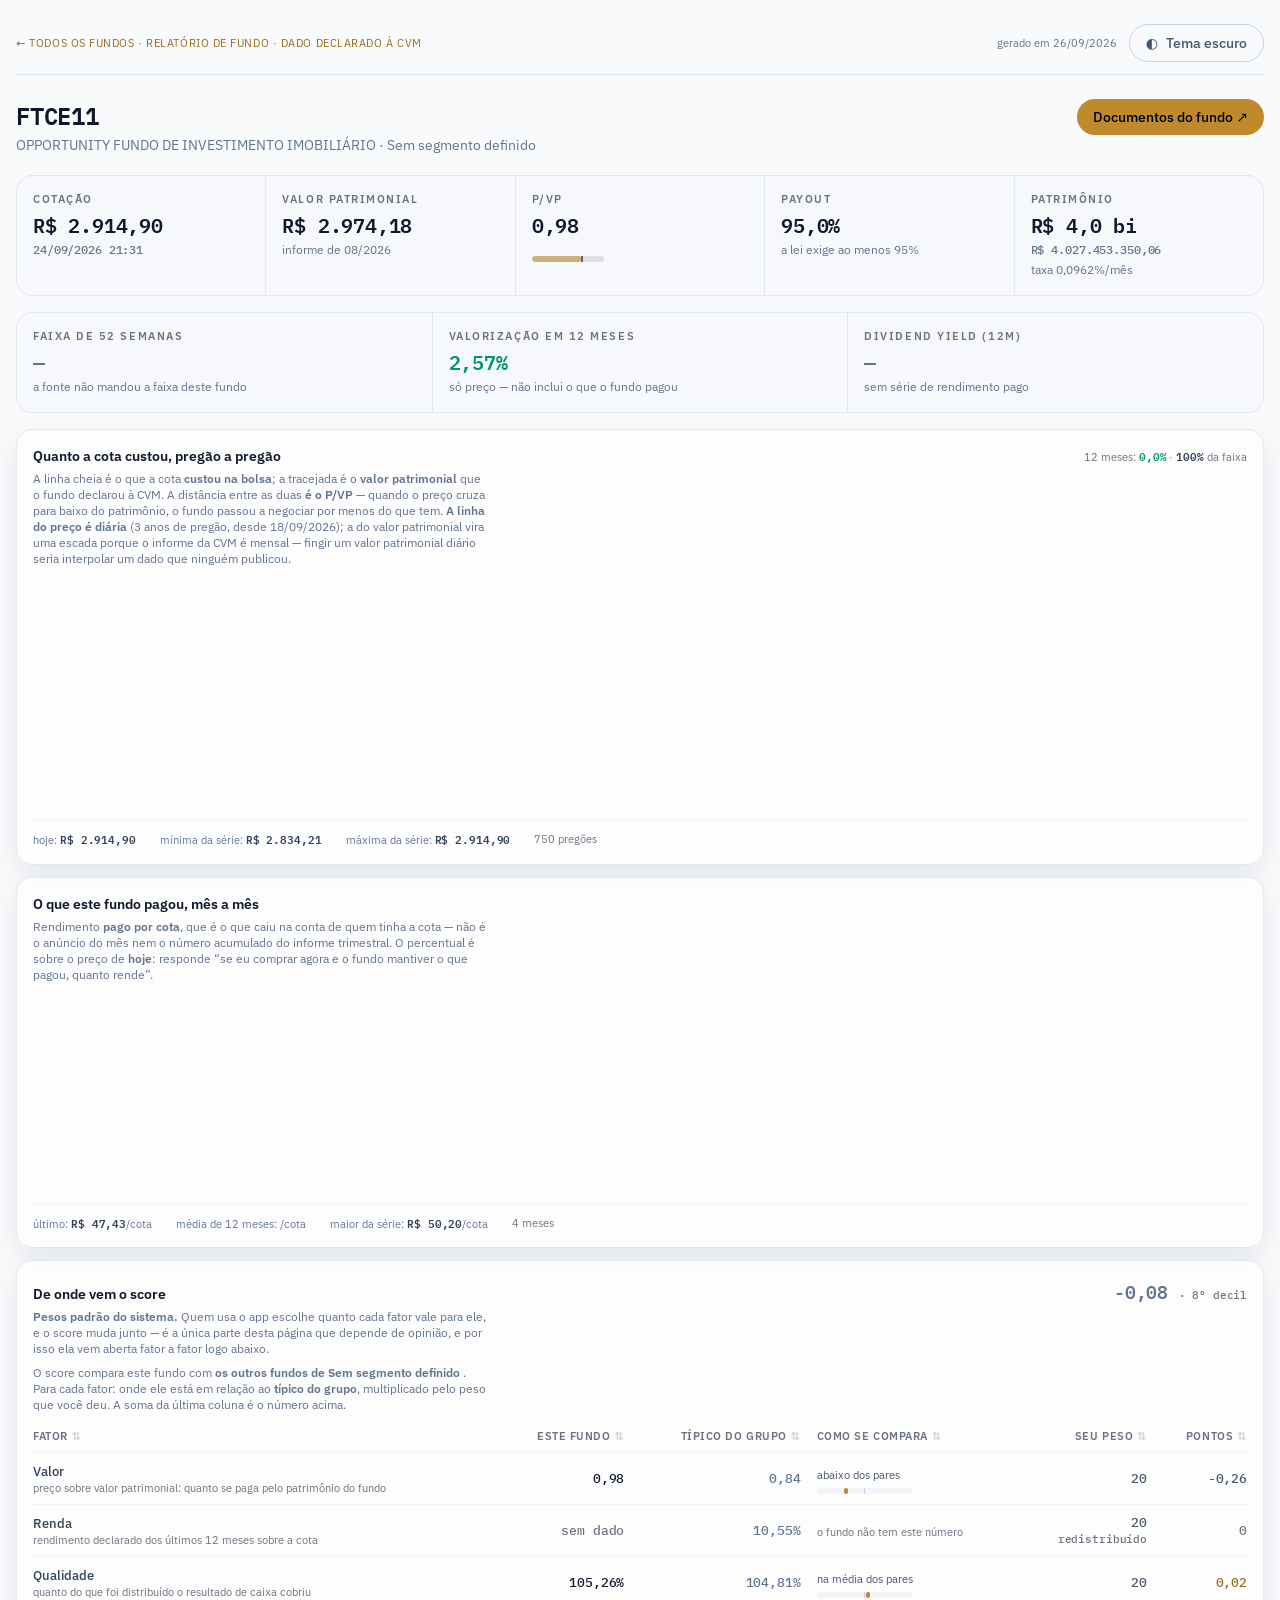
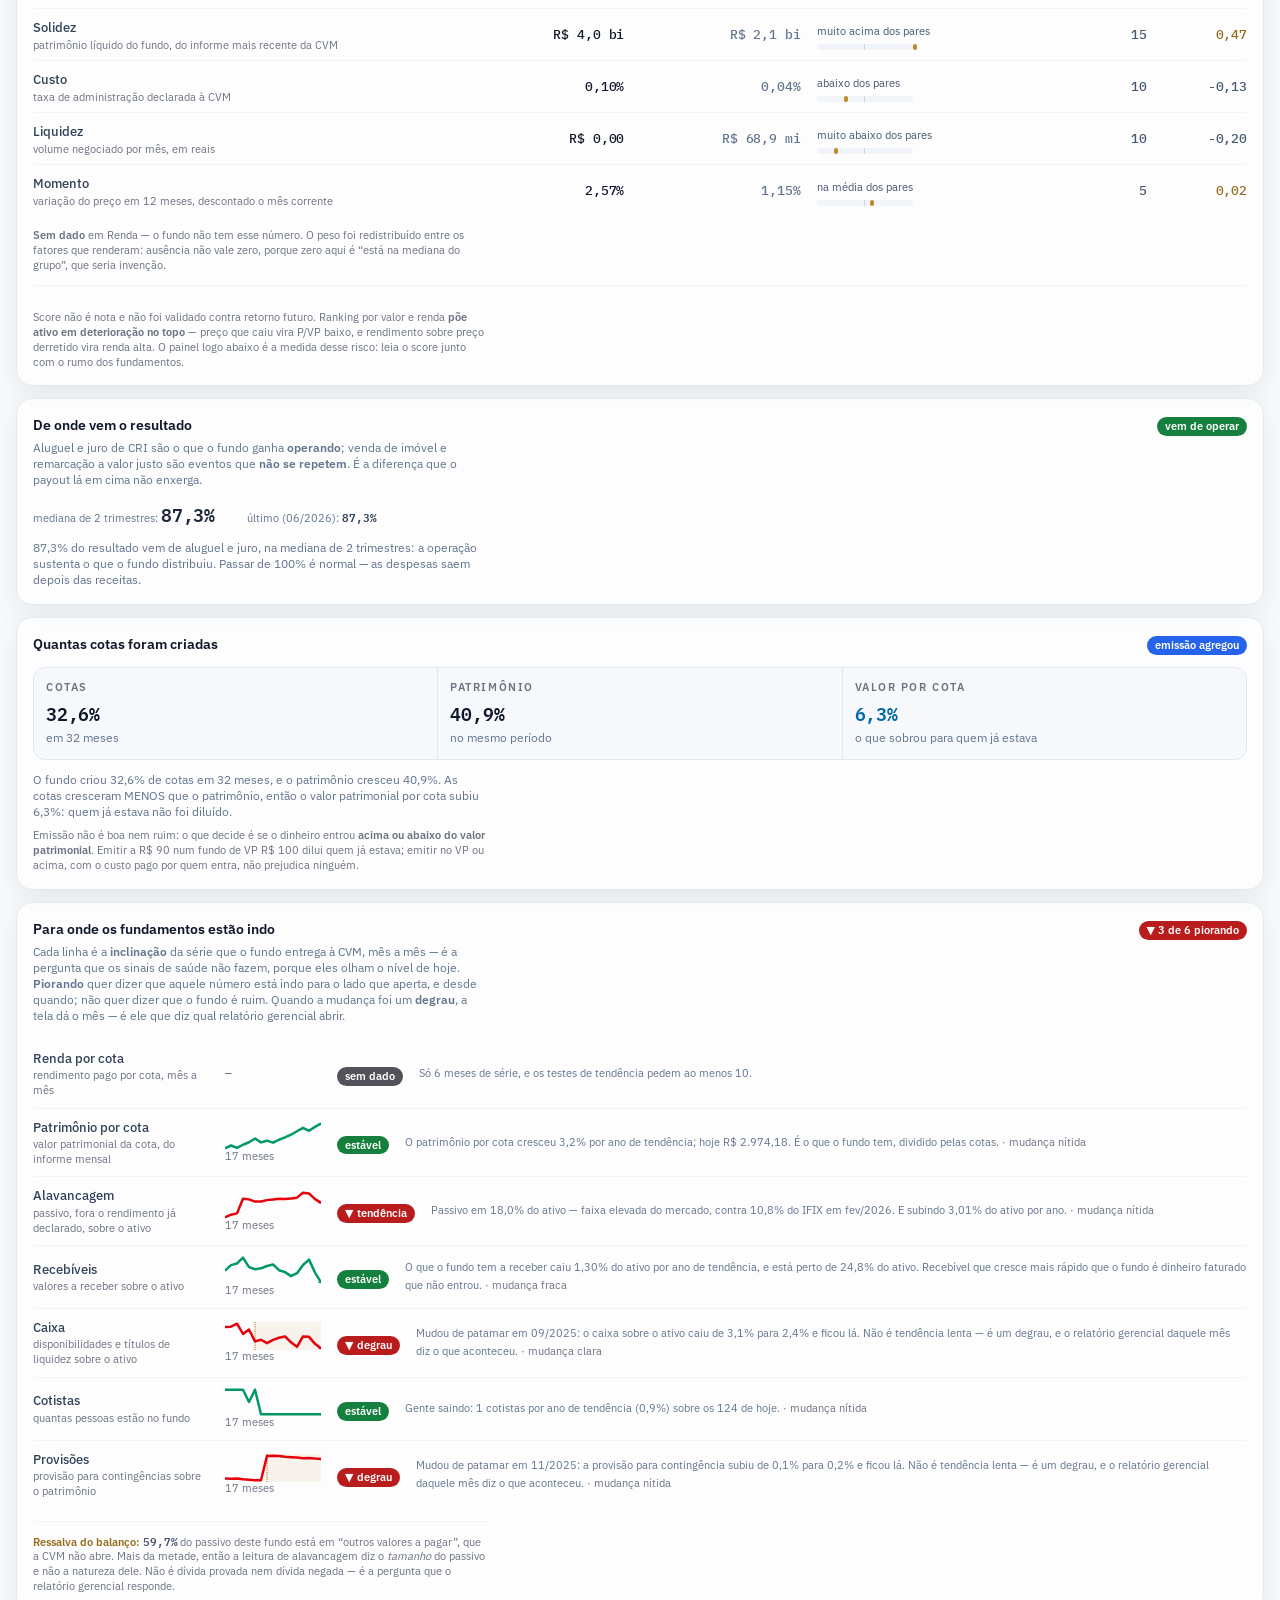
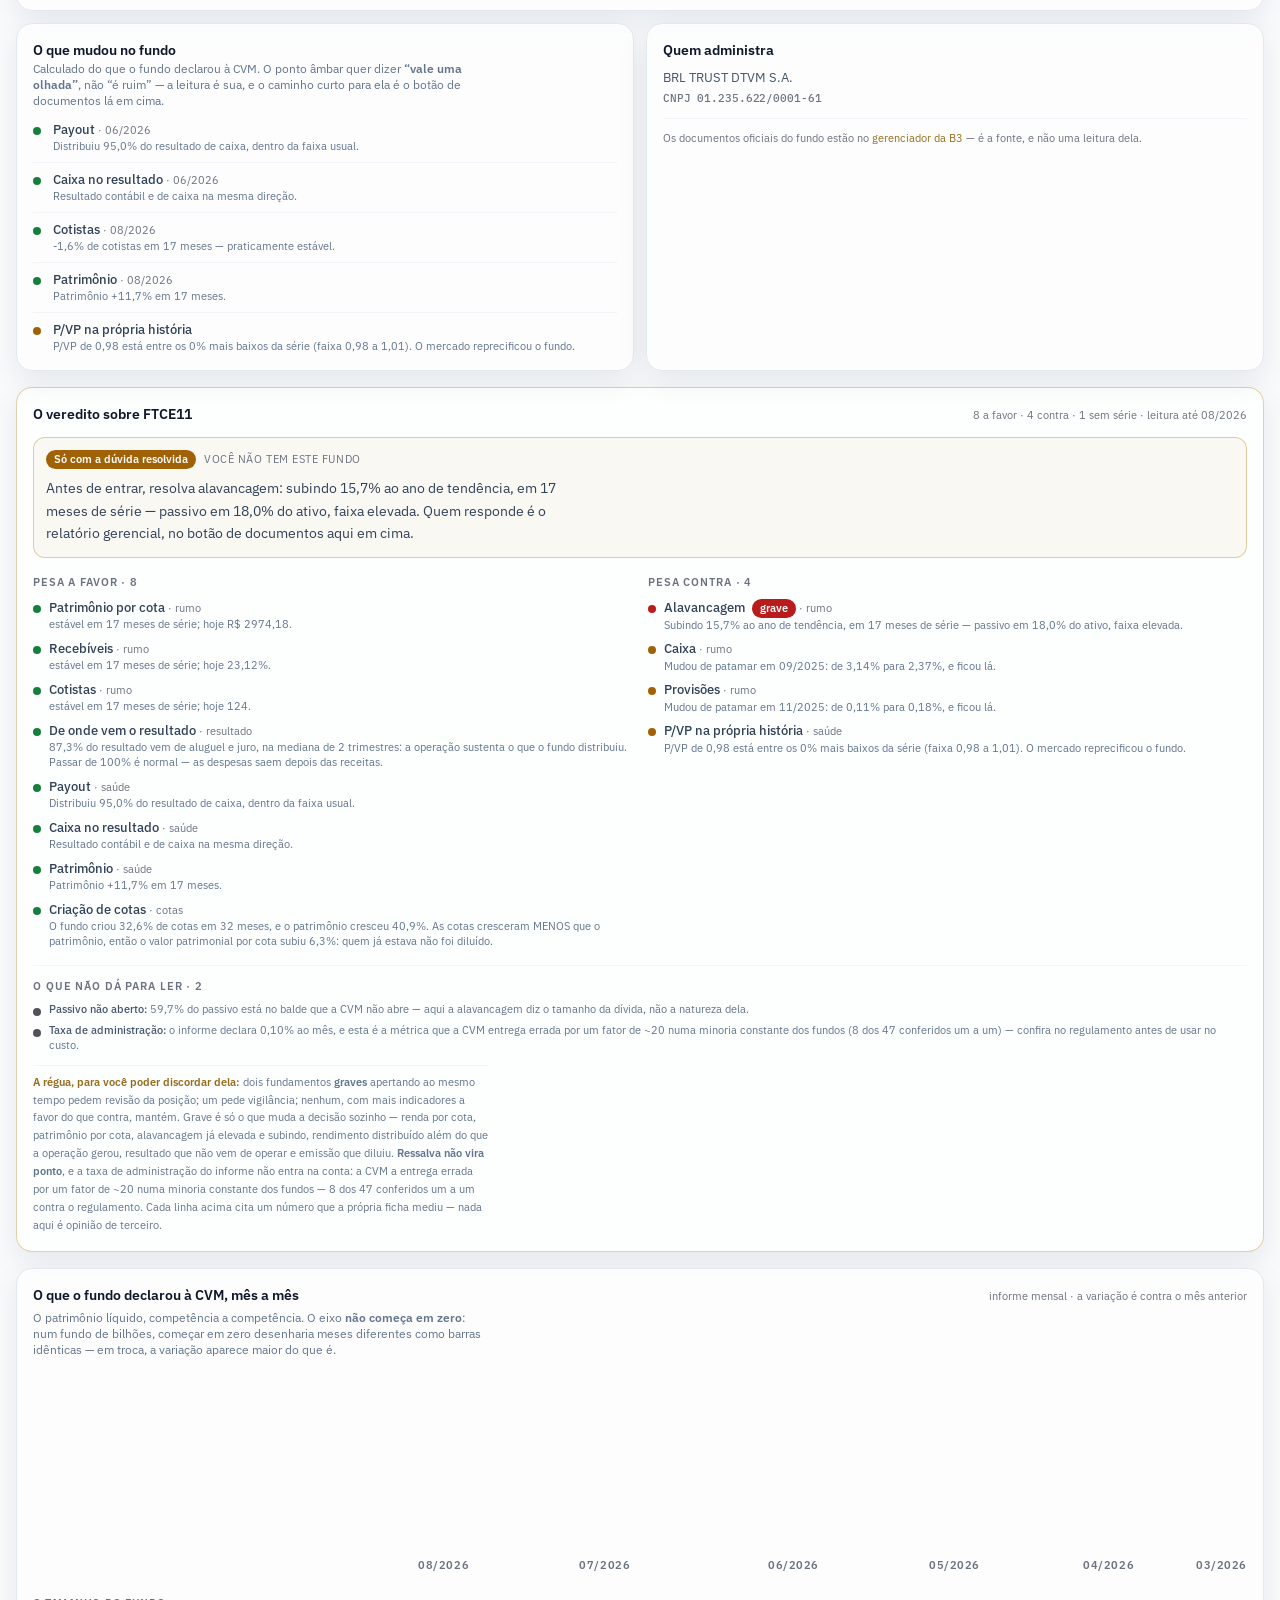
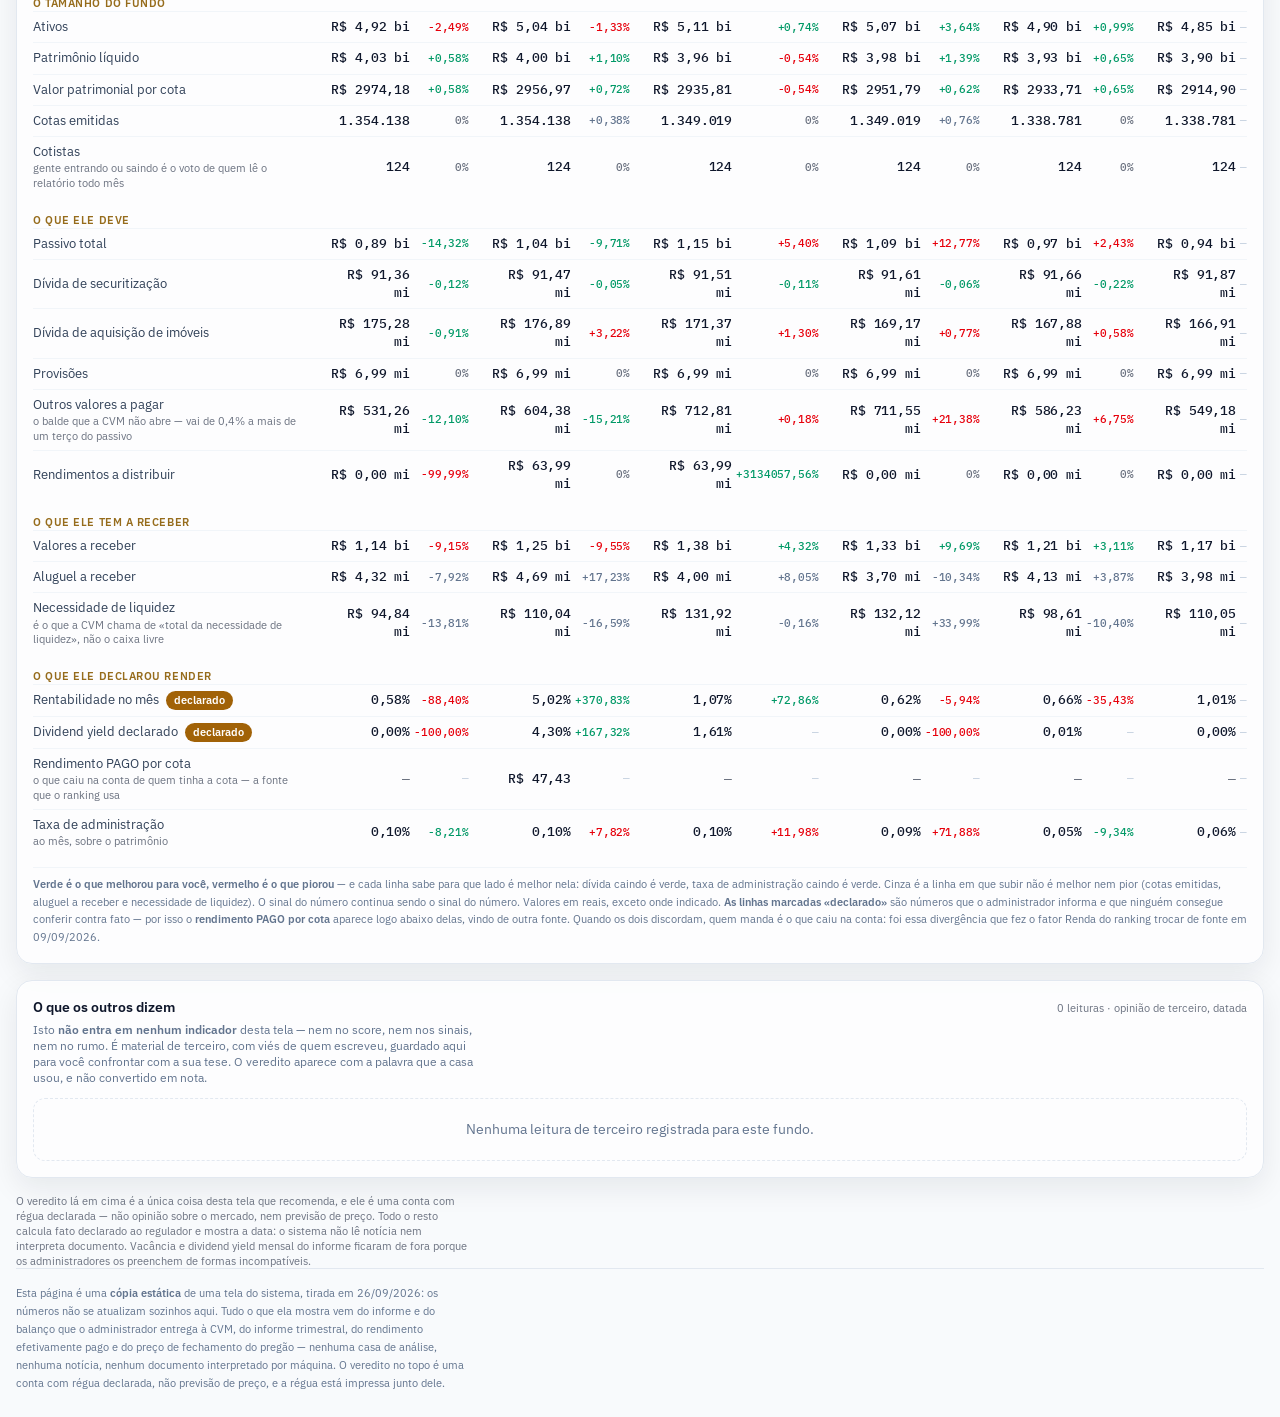
<file: fundo-ftce11.html>
<!doctype html>
<html lang="pt-br" class="">
<head>
  <meta charset="utf-8">
  <meta name="viewport" content="width=device-width, initial-scale=1">
  <title>FTCE11 · relatório do fundo</title>
  <meta name="description" content="FTCE11 — o que o fundo declarou à CVM, mês a mês, com a leitura de cada indicador.">
  
  <link rel="stylesheet" href="assets/app.css">
  
  
<script>
  (function () {
    var gerada = document.documentElement.classList.contains('dark');
    try {
      var salvo = localStorage.getItem('tema');
      var escuro = salvo === 'escuro' ||
        (!salvo && (gerada || window.matchMedia('(prefers-color-scheme: dark)').matches));
      document.documentElement.classList.toggle('dark', escuro);
    } catch (e) {}
    window.alternarTema = function () {
      var escuro = document.documentElement.classList.toggle('dark');
      try { localStorage.setItem('tema', escuro ? 'escuro' : 'claro'); } catch (e) {}
      if (window.Paleta && window.Paleta.repintar) window.Paleta.repintar();
      var rotulo = document.getElementById('rotulo-tema');
      if (rotulo) rotulo.textContent = escuro ? 'Tema claro' : 'Tema escuro';
    };
  })();
</script>

</head>
<body class="bg-slate-50">
  <div class="mx-auto max-w-6xl px-4 py-6">
    <header class="mb-6 flex flex-wrap items-baseline justify-between gap-2 border-b border-slate-200 pb-3 dark:border-white/10">
      <p class="text-rotulo uppercase tracking-wider text-brand-texto">
        <a href="index.html" class="hover:underline">← todos os fundos</a> · 
        Relatório de fundo · dado declarado à CVM
      </p>
      <div class="flex items-center gap-3">
        <span class="text-rotulo text-slate-400">gerado em 26/09/2026</span>
        
<button type="button" onclick="alternarTema()"
        class="btn btn-linha shrink-0"
        aria-label="Alternar entre tema claro e escuro">
  <span aria-hidden="true">◐</span>
  <span id="rotulo-tema" class="ml-1">Tema escuro</span>
</button>
<script>
  // O rótulo nasce dizendo "Tema escuro" para quem abre no claro; se a página já abriu no
  // escuro, ele é corrigido aqui — o script do topo roda antes deste elemento existir.
  (function () {
    var rotulo = document.getElementById('rotulo-tema');
    if (rotulo && document.documentElement.classList.contains('dark')) {
      rotulo.textContent = 'Tema claro';
    }
  })();
</script>

      </div>
    </header>

    



  
  <div class="mb-5 flex flex-wrap items-start justify-between gap-3">
    <div>
      <div class="flex flex-wrap items-baseline gap-3">
        <h1 class="num text-2xl font-semibold text-slate-900">FTCE11</h1>
        
      </div>
      <p class="mt-1 text-sm text-slate-500">
        OPPORTUNITY FUNDO DE INVESTIMENTO IMOBILIÁRIO · Sem segmento definido
      </p>
    </div>
    <div class="flex shrink-0 items-center gap-2">
      
      
      
        <a href="https://fnet.bmfbovespa.com.br/fnet/publico/abrirGerenciadorDocumentosCVM?cnpjFundo=01235622000161" target="_blank" rel="noopener noreferrer" class="btn btn-ouro">
          Documentos do fundo ↗
        </a>
      
    </div>
  </div>

  
  <div class="mb-4 grid gap-px overflow-hidden rounded-2xl border border-slate-200 bg-slate-200 sm:grid-cols-2 lg:grid-cols-5">
    
    <div class="bg-surface p-4">
      <p class="text-rotulo font-semibold uppercase tracking-[0.14em] text-slate-400">Cotação</p>
      <p class="num mt-1 text-xl font-semibold text-slate-900">
        R$ 2.914,90
      </p>
      
        <p class="card-legenda num">24/09/2026 21:31</p>
      
    </div>
    <div class="bg-surface p-4">
      <p class="text-rotulo font-semibold uppercase tracking-[0.14em] text-slate-400">Valor patrimonial</p>
      <p class="num mt-1 text-xl font-semibold text-slate-900">
        R$ 2.974,18
      </p>
      <p class="card-legenda">informe de 08/2026</p>
    </div>
    <div class="bg-surface p-4">
      <p class="text-rotulo font-semibold uppercase tracking-[0.14em] text-slate-400">P/VP</p>
      <p class="num mt-1 text-xl font-semibold text-slate-900">0,98</p>
      
      <p class="mt-1.5">
        


  <span class="barra-pvp" title="preço R$ 2.914,90 · valor patrimonial R$ 2.974,18 · P/VP 0,98">
    <span class="barra-pvp-trilha">
      <span class="barra-pvp-preco"
            style="width: 68.6%"></span>
      <span class="barra-pvp-marca" style="left: 70%"></span>
    </span>
  </span>


      </p>
    </div>
    <div class="bg-surface p-4">
      <p class="text-rotulo font-semibold uppercase tracking-[0.14em] text-slate-400">Payout</p>
      <p class="num mt-1 text-xl font-semibold text-slate-900">
        95,0%
      </p>
      <p class="card-legenda">a lei exige ao menos 95%</p>
    </div>
    <div class="bg-surface p-4">
      <p class="text-rotulo font-semibold uppercase tracking-[0.14em] text-slate-400">Patrimônio</p>
      
      <p class="num mt-1 text-xl font-semibold text-slate-900">R$ 4,0 bi</p>
      <p class="card-legenda num">R$ 4.027.453.350,06</p>
      <p class="card-legenda">taxa 0,0962%/mês</p>
    </div>
  </div>

  
  
  <div class="mb-4 grid gap-px overflow-hidden rounded-2xl border border-slate-200 bg-slate-200 sm:grid-cols-2 lg:grid-cols-3">
    <div class="bg-surface p-4">
      <p class="text-rotulo font-semibold uppercase tracking-[0.14em] text-slate-400">Faixa de 52 semanas</p>
      
        <p class="num mt-1 text-xl font-semibold text-slate-400">—</p>
        <p class="card-legenda">a fonte não mandou a faixa deste fundo</p>
      
    </div>
    <div class="bg-surface p-4">
      <p class="text-rotulo font-semibold uppercase tracking-[0.14em] text-slate-400">Valorização em 12 meses</p>
      
        <p class="num mt-1 text-xl font-semibold text-emerald-600">
          2,57%
        </p>
        <p class="card-legenda">só preço — não inclui o que o fundo pagou</p>
        
      
    </div>
    <div class="bg-surface p-4">
      <p class="text-rotulo font-semibold uppercase tracking-[0.14em] text-slate-400">Dividend yield (12m)</p>
      
        <p class="num mt-1 text-xl font-semibold text-slate-400">—</p>
        <p class="card-legenda">sem série de rendimento pago</p>
      
    </div>
  </div>

  
  
  
    <div class="card card-soft mb-3 p-4">
      <div class="mb-1 flex flex-wrap items-baseline justify-between gap-2">
        <h2 class="secao-titulo">Quanto a cota custou, pregão a pregão</h2>
        <span class="text-rotulo text-slate-400">
          
            12 meses: <strong class="num text-emerald-600">0,0%</strong>
          
          
            · <strong class="num text-slate-700">100%</strong> da faixa
          
        </span>
      </div>
      <p class="mb-4 max-w-prose text-xs text-slate-500">
        A linha cheia é o que a cota <strong>custou na bolsa</strong>; a tracejada é o
        <strong>valor patrimonial</strong> que o fundo declarou à CVM. A distância entre as duas
        <strong>é o P/VP</strong> — quando o preço cruza para baixo do patrimônio, o fundo passou a
        negociar por menos do que tem.
        <strong>A linha do preço é diária</strong> (3 anos de pregão, desde 18/09/2026);
        a do valor patrimonial vira uma escada porque o informe da CVM é mensal — fingir
        um valor patrimonial diário seria interpolar um dado que ninguém publicou.
      </p>

      <script id="dados-preco" type="application/json">{"rotulos": ["25/09/23", "26/09/23", "27/09/23", "28/09/23", "29/09/23", "02/10/23", "03/10/23", "04/10/23", "05/10/23", "06/10/23", "09/10/23", "10/10/23", "11/10/23", "13/10/23", "16/10/23", "17/10/23", "18/10/23", "19/10/23", "20/10/23", "23/10/23", "24/10/23", "25/10/23", "26/10/23", "27/10/23", "30/10/23", "31/10/23", "01/11/23", "03/11/23", "06/11/23", "07/11/23", "08/11/23", "09/11/23", "10/11/23", "13/11/23", "14/11/23", "16/11/23", "17/11/23", "20/11/23", "21/11/23", "22/11/23", "23/11/23", "24/11/23", "27/11/23", "28/11/23", "29/11/23", "30/11/23", "01/12/23", "04/12/23", "05/12/23", "06/12/23", "07/12/23", "08/12/23", "11/12/23", "12/12/23", "13/12/23", "14/12/23", "15/12/23", "18/12/23", "19/12/23", "20/12/23", "21/12/23", "22/12/23", "26/12/23", "27/12/23", "28/12/23", "02/01/24", "03/01/24", "04/01/24", "05/01/24", "08/01/24", "09/01/24", "10/01/24", "11/01/24", "12/01/24", "15/01/24", "16/01/24", "17/01/24", "18/01/24", "19/01/24", "22/01/24", "23/01/24", "24/01/24", "25/01/24", "26/01/24", "29/01/24", "30/01/24", "31/01/24", "01/02/24", "02/02/24", "05/02/24", "06/02/24", "07/02/24", "08/02/24", "09/02/24", "14/02/24", "15/02/24", "16/02/24", "19/02/24", "20/02/24", "21/02/24", "22/02/24", "23/02/24", "26/02/24", "27/02/24", "28/02/24", "29/02/24", "01/03/24", "04/03/24", "05/03/24", "06/03/24", "07/03/24", "08/03/24", "11/03/24", "12/03/24", "13/03/24", "14/03/24", "15/03/24", "18/03/24", "19/03/24", "20/03/24", "21/03/24", "22/03/24", "25/03/24", "26/03/24", "27/03/24", "28/03/24", "01/04/24", "02/04/24", "03/04/24", "04/04/24", "05/04/24", "08/04/24", "09/04/24", "10/04/24", "11/04/24", "12/04/24", "15/04/24", "16/04/24", "17/04/24", "18/04/24", "19/04/24", "22/04/24", "23/04/24", "24/04/24", "25/04/24", "26/04/24", "29/04/24", "30/04/24", "02/05/24", "03/05/24", "06/05/24", "07/05/24", "08/05/24", "09/05/24", "10/05/24", "13/05/24", "14/05/24", "15/05/24", "16/05/24", "17/05/24", "20/05/24", "21/05/24", "22/05/24", "23/05/24", "24/05/24", "27/05/24", "28/05/24", "29/05/24", "31/05/24", "03/06/24", "04/06/24", "05/06/24", "06/06/24", "07/06/24", "10/06/24", "11/06/24", "12/06/24", "13/06/24", "14/06/24", "17/06/24", "18/06/24", "19/06/24", "20/06/24", "21/06/24", "24/06/24", "25/06/24", "26/06/24", "27/06/24", "28/06/24", "01/07/24", "02/07/24", "03/07/24", "04/07/24", "05/07/24", "08/07/24", "09/07/24", "10/07/24", "11/07/24", "12/07/24", "15/07/24", "16/07/24", "17/07/24", "18/07/24", "19/07/24", "22/07/24", "23/07/24", "24/07/24", "25/07/24", "26/07/24", "29/07/24", "30/07/24", "31/07/24", "01/08/24", "02/08/24", "05/08/24", "06/08/24", "07/08/24", "08/08/24", "09/08/24", "12/08/24", "13/08/24", "14/08/24", "15/08/24", "16/08/24", "19/08/24", "20/08/24", "21/08/24", "22/08/24", "23/08/24", "26/08/24", "27/08/24", "28/08/24", "29/08/24", "30/08/24", "02/09/24", "03/09/24", "04/09/24", "05/09/24", "06/09/24", "09/09/24", "10/09/24", "11/09/24", "12/09/24", "13/09/24", "16/09/24", "17/09/24", "18/09/24", "19/09/24", "20/09/24", "23/09/24", "24/09/24", "25/09/24", "26/09/24", "27/09/24", "30/09/24", "01/10/24", "02/10/24", "03/10/24", "04/10/24", "07/10/24", "08/10/24", "09/10/24", "10/10/24", "11/10/24", "14/10/24", "15/10/24", "16/10/24", "17/10/24", "18/10/24", "21/10/24", "22/10/24", "23/10/24", "24/10/24", "25/10/24", "28/10/24", "29/10/24", "30/10/24", "31/10/24", "01/11/24", "04/11/24", "05/11/24", "06/11/24", "07/11/24", "08/11/24", "11/11/24", "12/11/24", "13/11/24", "14/11/24", "18/11/24", "19/11/24", "21/11/24", "22/11/24", "25/11/24", "26/11/24", "27/11/24", "28/11/24", "29/11/24", "02/12/24", "03/12/24", "04/12/24", "05/12/24", "06/12/24", "09/12/24", "10/12/24", "11/12/24", "12/12/24", "13/12/24", "16/12/24", "17/12/24", "18/12/24", "19/12/24", "20/12/24", "23/12/24", "26/12/24", "27/12/24", "30/12/24", "02/01/25", "03/01/25", "06/01/25", "07/01/25", "08/01/25", "09/01/25", "10/01/25", "13/01/25", "14/01/25", "15/01/25", "16/01/25", "17/01/25", "20/01/25", "21/01/25", "22/01/25", "23/01/25", "24/01/25", "27/01/25", "28/01/25", "29/01/25", "30/01/25", "31/01/25", "03/02/25", "04/02/25", "05/02/25", "06/02/25", "07/02/25", "10/02/25", "11/02/25", "12/02/25", "13/02/25", "14/02/25", "17/02/25", "18/02/25", "19/02/25", "20/02/25", "21/02/25", "24/02/25", "25/02/25", "26/02/25", "27/02/25", "28/02/25", "05/03/25", "06/03/25", "07/03/25", "10/03/25", "11/03/25", "12/03/25", "13/03/25", "14/03/25", "17/03/25", "18/03/25", "19/03/25", "20/03/25", "21/03/25", "24/03/25", "25/03/25", "26/03/25", "27/03/25", "28/03/25", "31/03/25", "01/04/25", "02/04/25", "03/04/25", "04/04/25", "07/04/25", "08/04/25", "09/04/25", "10/04/25", "11/04/25", "14/04/25", "15/04/25", "16/04/25", "17/04/25", "22/04/25", "23/04/25", "24/04/25", "25/04/25", "28/04/25", "29/04/25", "30/04/25", "02/05/25", "05/05/25", "06/05/25", "07/05/25", "08/05/25", "09/05/25", "12/05/25", "13/05/25", "14/05/25", "15/05/25", "16/05/25", "19/05/25", "20/05/25", "21/05/25", "22/05/25", "23/05/25", "26/05/25", "27/05/25", "28/05/25", "29/05/25", "30/05/25", "02/06/25", "03/06/25", "04/06/25", "05/06/25", "06/06/25", "09/06/25", "10/06/25", "11/06/25", "12/06/25", "13/06/25", "16/06/25", "17/06/25", "18/06/25", "20/06/25", "23/06/25", "24/06/25", "25/06/25", "26/06/25", "27/06/25", "30/06/25", "01/07/25", "02/07/25", "03/07/25", "04/07/25", "07/07/25", "08/07/25", "09/07/25", "10/07/25", "11/07/25", "14/07/25", "15/07/25", "16/07/25", "17/07/25", "18/07/25", "21/07/25", "22/07/25", "23/07/25", "24/07/25", "25/07/25", "28/07/25", "29/07/25", "30/07/25", "31/07/25", "01/08/25", "04/08/25", "05/08/25", "06/08/25", "07/08/25", "08/08/25", "11/08/25", "12/08/25", "13/08/25", "14/08/25", "15/08/25", "18/08/25", "19/08/25", "20/08/25", "21/08/25", "22/08/25", "25/08/25", "26/08/25", "27/08/25", "28/08/25", "29/08/25", "01/09/25", "02/09/25", "03/09/25", "04/09/25", "05/09/25", "08/09/25", "09/09/25", "10/09/25", "11/09/25", "12/09/25", "15/09/25", "16/09/25", "17/09/25", "18/09/25", "19/09/25", "22/09/25", "23/09/25", "24/09/25", "25/09/25", "26/09/25", "29/09/25", "30/09/25", "01/10/25", "02/10/25", "03/10/25", "06/10/25", "07/10/25", "08/10/25", "09/10/25", "10/10/25", "13/10/25", "14/10/25", "15/10/25", "16/10/25", "17/10/25", "20/10/25", "21/10/25", "22/10/25", "23/10/25", "24/10/25", "27/10/25", "28/10/25", "29/10/25", "30/10/25", "31/10/25", "03/11/25", "04/11/25", "05/11/25", "06/11/25", "07/11/25", "10/11/25", "11/11/25", "12/11/25", "13/11/25", "14/11/25", "17/11/25", "18/11/25", "19/11/25", "21/11/25", "24/11/25", "25/11/25", "26/11/25", "27/11/25", "28/11/25", "01/12/25", "02/12/25", "03/12/25", "04/12/25", "05/12/25", "08/12/25", "09/12/25", "10/12/25", "11/12/25", "12/12/25", "15/12/25", "16/12/25", "17/12/25", "18/12/25", "19/12/25", "22/12/25", "23/12/25", "26/12/25", "29/12/25", "30/12/25", "02/01/26", "05/01/26", "06/01/26", "07/01/26", "08/01/26", "09/01/26", "12/01/26", "13/01/26", "14/01/26", "15/01/26", "16/01/26", "19/01/26", "20/01/26", "21/01/26", "22/01/26", "23/01/26", "26/01/26", "27/01/26", "28/01/26", "29/01/26", "30/01/26", "02/02/26", "03/02/26", "04/02/26", "05/02/26", "06/02/26", "09/02/26", "10/02/26", "11/02/26", "12/02/26", "13/02/26", "18/02/26", "19/02/26", "20/02/26", "23/02/26", "24/02/26", "25/02/26", "26/02/26", "27/02/26", "02/03/26", "03/03/26", "04/03/26", "05/03/26", "06/03/26", "09/03/26", "10/03/26", "11/03/26", "12/03/26", "13/03/26", "16/03/26", "17/03/26", "18/03/26", "19/03/26", "20/03/26", "23/03/26", "24/03/26", "25/03/26", "26/03/26", "27/03/26", "30/03/26", "31/03/26", "01/04/26", "02/04/26", "06/04/26", "07/04/26", "08/04/26", "09/04/26", "10/04/26", "13/04/26", "14/04/26", "15/04/26", "16/04/26", "17/04/26", "20/04/26", "22/04/26", "23/04/26", "24/04/26", "27/04/26", "28/04/26", "29/04/26", "30/04/26", "04/05/26", "05/05/26", "06/05/26", "07/05/26", "08/05/26", "11/05/26", "12/05/26", "13/05/26", "14/05/26", "15/05/26", "18/05/26", "19/05/26", "20/05/26", "21/05/26", "22/05/26", "25/05/26", "26/05/26", "27/05/26", "28/05/26", "29/05/26", "01/06/26", "02/06/26", "03/06/26", "05/06/26", "08/06/26", "09/06/26", "10/06/26", "11/06/26", "12/06/26", "15/06/26", "16/06/26", "17/06/26", "18/06/26", "19/06/26", "22/06/26", "23/06/26", "24/06/26", "25/06/26", "26/06/26", "29/06/26", "30/06/26", "01/07/26", "02/07/26", "03/07/26", "06/07/26", "07/07/26", "08/07/26", "09/07/26", "10/07/26", "13/07/26", "14/07/26", "15/07/26", "16/07/26", "17/07/26", "20/07/26", "21/07/26", "22/07/26", "23/07/26", "24/07/26", "27/07/26", "28/07/26", "29/07/26", "30/07/26", "31/07/26", "03/08/26", "04/08/26", "05/08/26", "06/08/26", "07/08/26", "10/08/26", "11/08/26", "12/08/26", "13/08/26", "14/08/26", "17/08/26", "18/08/26", "19/08/26", "20/08/26", "21/08/26", "24/08/26", "25/08/26", "26/08/26", "27/08/26", "28/08/26", "31/08/26", "01/09/26", "02/09/26", "03/09/26", "04/09/26", "08/09/26", "09/09/26", "10/09/26", "11/09/26", "14/09/26", "15/09/26", "16/09/26", "17/09/26", "18/09/26", "21/09/26", "22/09/26", "23/09/26", "24/09/26", "25/09/26"], "precos": [2893.4, 2893.4, 2893.4, 2893.4, 2893.4, 2893.4, 2893.4, 2893.4, 2893.4, 2893.4, 2893.4, 2893.4, 2893.4, 2893.4, 2893.4, 2893.4, 2893.4, 2893.4, 2893.4, 2893.4, 2893.4, 2893.4, 2893.4, 2893.4, 2893.4, 2893.4, 2893.4, 2893.4, 2893.4, 2893.4, 2893.4, 2893.4, 2893.4, 2893.4, 2893.4, 2893.4, 2893.4, 2893.4, 2893.4, 2893.4, 2893.4, 2893.4, 2893.4, 2893.4, 2893.4, 2893.4, 2893.4, 2893.4, 2893.4, 2893.4, 2893.4, 2893.4, 2893.4, 2893.4, 2893.4, 2893.4, 2893.4, 2893.4, 2893.4, 2893.4, 2893.4, 2893.4, 2893.4, 2893.4, 2893.4, 2893.4, 2893.4, 2893.4, 2893.4, 2893.4, 2893.4, 2893.4, 2893.4, 2893.4, 2893.4, 2893.4, 2893.4, 2893.4, 2893.4, 2893.4, 2893.4, 2893.4, 2893.4, 2893.4, 2893.4, 2893.4, 2893.4, 2893.4, 2893.4, 2893.4, 2893.4, 2893.4, 2893.4, 2893.4, 2893.4, 2893.4, 2893.4, 2893.4, 2893.4, 2893.4, 2893.4, 2893.4, 2893.4, 2893.4, 2893.4, 2893.4, 2893.4, 2893.4, 2893.4, 2893.4, 2893.4, 2893.4, 2893.4, 2893.4, 2893.4, 2893.4, 2893.4, 2893.4, 2893.4, 2893.4, 2893.4, 2893.4, 2893.4, 2893.4, 2893.4, 2893.4, 2893.4, 2893.4, 2893.4, 2893.4, 2893.4, 2893.4, 2893.4, 2893.4, 2893.4, 2893.4, 2893.4, 2893.4, 2893.4, 2893.4, 2893.4, 2893.4, 2893.4, 2893.4, 2893.4, 2893.4, 2893.4, 2893.4, 2893.4, 2893.4, 2893.4, 2893.4, 2893.4, 2893.4, 2893.4, 2893.4, 2893.4, 2893.4, 2893.4, 2893.4, 2893.4, 2893.4, 2893.4, 2893.4, 2893.4, 2893.4, 2893.4, 2893.4, 2893.4, 2893.4, 2893.4, 2893.4, 2893.4, 2893.4, 2893.4, 2893.4, 2893.4, 2893.4, 2893.4, 2893.4, 2893.4, 2893.4, 2893.4, 2893.4, 2893.4, 2893.4, 2893.4, 2893.4, 2893.4, 2893.4, 2893.4, 2893.4, 2893.4, 2893.4, 2893.4, 2893.4, 2893.4, 2893.4, 2893.4, 2893.4, 2893.4, 2893.4, 2893.4, 2893.4, 2893.4, 2893.4, 2893.4, 2893.4, 2893.4, 2893.4, 2893.4, 2893.4, 2893.4, 2893.4, 2893.4, 2893.4, 2893.4, 2893.4, 2893.4, 2893.4, 2893.4, 2893.4, 2893.4, 2893.4, 2893.4, 2893.4, 2893.4, 2893.4, 2893.4, 2893.4, 2893.4, 2893.4, 2889.73, 2889.73, 2889.73, 2889.73, 2889.73, 2889.73, 2889.73, 2889.73, 2889.73, 2889.73, 2889.73, 2889.73, 2889.73, 2889.73, 2889.73, 2889.73, 2889.73, 2889.73, 2889.73, 2889.73, 2889.73, 2889.73, 2889.73, 2889.73, 2889.73, 2889.73, 2889.73, 2889.73, 2889.73, 2889.73, 2889.73, 2889.73, 2889.73, 2889.73, 2889.73, 2889.73, 2889.73, 2889.73, 2889.73, 2889.73, 2889.73, 2889.73, 2889.73, 2889.73, 2889.73, 2889.73, 2834.82, 2834.82, 2834.82, 2834.82, 2834.82, 2834.82, 2834.82, 2834.82, 2834.82, 2834.82, 2834.82, 2834.82, 2834.82, 2834.82, 2834.82, 2834.82, 2834.82, 2834.82, 2834.82, 2834.82, 2834.82, 2834.82, 2834.82, 2834.82, 2834.82, 2834.82, 2834.82, 2834.82, 2834.82, 2834.82, 2834.82, 2834.82, 2834.82, 2834.82, 2834.82, 2834.82, 2834.82, 2834.82, 2834.82, 2834.82, 2834.82, 2834.82, 2834.82, 2834.82, 2834.82, 2834.82, 2834.82, 2834.82, 2834.82, 2834.82, 2834.82, 2834.82, 2834.82, 2834.82, 2834.82, 2834.82, 2834.82, 2834.82, 2834.82, 2834.82, 2834.82, 2834.82, 2834.82, 2834.82, 2834.82, 2834.82, 2834.82, 2834.82, 2834.82, 2834.82, 2834.82, 2834.82, 2834.82, 2834.82, 2834.82, 2834.82, 2834.82, 2834.82, 2834.82, 2834.82, 2834.21, 2834.21, 2834.21, 2834.21, 2834.21, 2834.21, 2834.21, 2834.21, 2834.21, 2834.21, 2834.21, 2834.21, 2834.21, 2834.21, 2834.21, 2834.21, 2834.21, 2834.21, 2834.21, 2834.21, 2834.21, 2834.21, 2834.21, 2834.21, 2834.21, 2834.21, 2834.21, 2834.21, 2834.21, 2834.21, 2834.21, 2834.21, 2834.21, 2834.21, 2834.21, 2834.21, 2834.21, 2834.21, 2834.21, 2834.21, 2834.21, 2834.21, 2834.21, 2834.21, 2834.21, 2834.21, 2834.21, 2834.21, 2841.75, 2841.75, 2841.75, 2841.75, 2841.75, 2841.75, 2841.75, 2841.75, 2841.75, 2841.75, 2841.75, 2841.75, 2841.75, 2841.75, 2841.75, 2841.75, 2841.75, 2841.75, 2841.75, 2841.75, 2841.75, 2841.75, 2841.75, 2841.75, 2841.75, 2841.75, 2841.75, 2841.75, 2841.75, 2841.75, 2841.75, 2841.75, 2841.75, 2841.75, 2841.75, 2841.75, 2841.75, 2841.75, 2841.75, 2841.75, 2841.75, 2841.75, 2841.75, 2841.75, 2841.75, 2841.75, 2841.75, 2841.75, 2841.75, 2841.75, 2841.75, 2841.75, 2841.75, 2841.75, 2841.75, 2841.75, 2841.75, 2841.75, 2841.75, 2841.75, 2841.75, 2841.75, 2841.75, 2841.75, 2841.75, 2841.75, 2841.75, 2841.75, 2841.75, 2841.75, 2841.75, 2841.75, 2841.75, 2841.75, 2841.75, 2841.75, 2841.75, 2841.75, 2841.75, 2841.75, 2841.75, 2841.75, 2841.75, 2841.75, 2841.75, 2841.75, 2841.75, 2841.75, 2841.75, 2841.75, 2841.75, 2841.75, 2841.75, 2841.75, 2841.75, 2841.75, 2841.75, 2841.75, 2841.75, 2841.75, 2841.75, 2841.75, 2841.75, 2841.75, 2841.75, 2841.75, 2841.75, 2841.75, 2841.75, 2841.75, 2894.66, 2894.66, 2894.66, 2894.66, 2894.66, 2894.66, 2894.66, 2894.66, 2894.66, 2894.66, 2894.66, 2894.66, 2894.66, 2894.66, 2894.66, 2894.66, 2894.66, 2894.66, 2894.66, 2894.66, 2894.66, 2894.66, 2894.66, 2894.66, 2894.66, 2894.66, 2894.66, 2894.66, 2894.66, 2894.66, 2894.66, 2894.66, 2894.66, 2894.66, 2894.66, 2894.66, 2894.66, 2894.66, 2894.66, 2894.66, 2894.66, 2894.66, 2894.66, 2894.66, 2894.66, 2894.66, 2894.66, 2894.66, 2894.66, 2894.66, 2894.66, 2894.66, 2894.66, 2894.66, 2894.66, 2894.66, 2894.66, 2894.66, 2894.66, 2894.66, 2894.66, 2894.66, 2894.66, 2894.66, 2894.66, 2894.66, 2894.66, 2894.66, 2894.66, 2894.66, 2894.66, 2894.66, 2894.66, 2894.66, 2894.66, 2894.66, 2894.66, 2894.66, 2894.66, 2894.66, 2894.66, 2894.66, 2894.66, 2894.66, 2894.66, 2894.66, 2894.66, 2894.66, 2894.66, 2894.66, 2894.66, 2894.66, 2894.66, 2894.66, 2894.66, 2894.66, 2894.66, 2894.66, 2894.66, 2894.66, 2894.66, 2894.66, 2894.66, 2894.66, 2894.66, 2894.66, 2894.66, 2894.66, 2894.66, 2894.66, 2894.66, 2894.66, 2894.66, 2894.66, 2894.66, 2894.66, 2894.66, 2894.66, 2894.66, 2894.66, 2894.66, 2914.9, 2914.9, 2914.9, 2914.9, 2914.9, 2914.9, 2914.9, 2914.9, 2914.9, 2914.9, 2914.9, 2914.9, 2914.9, 2914.9, 2914.9, 2914.9, 2914.9, 2914.9, 2914.9, 2914.9, 2914.9, 2914.9, 2914.9, 2914.9, 2914.9, 2914.9, 2914.9, 2914.9, 2914.9, 2914.9, 2914.9, 2914.9, 2914.9, 2914.9, 2914.9, 2914.9, 2914.9, 2914.9, 2914.9, 2914.9, 2914.9, 2914.9, 2914.9, 2914.9, 2914.9, 2914.9, 2914.9, 2914.9, 2914.9, 2914.9, 2914.9, 2914.9, 2914.9, 2914.9, 2914.9, 2914.9, 2914.9, 2914.9, 2914.9, 2914.9, 2914.9, 2914.9, 2914.9, 2914.9, 2914.9, 2914.9, 2914.9, 2914.9, 2914.9, 2914.9, 2914.9, 2914.9, 2914.9, 2914.9, 2914.9, 2914.9, 2914.9, 2914.9, 2914.9, 2914.9, 2914.9, 2914.9, 2914.9, 2914.9, 2914.9, 2914.9, 2914.9, 2914.9, 2914.9, 2914.9, 2914.9, 2914.9, 2914.9, 2914.9, 2914.9, 2914.9, 2914.9, 2914.9, 2914.9, 2914.9, 2914.9, 2914.9, 2914.9, 2914.9, 2914.9, 2914.9, 2914.9, 2914.9, 2914.9, 2914.9, 2914.9, 2914.9, 2914.9], "patrimoniais": [null, null, null, null, null, null, null, null, null, null, null, null, null, null, null, null, null, null, null, null, null, null, null, null, null, null, null, null, null, null, null, null, null, null, null, null, null, null, null, null, null, null, null, null, null, null, null, null, null, null, null, null, null, null, null, null, null, null, null, null, null, null, null, null, null, 2798.1, 2798.1, 2798.1, 2798.1, 2798.1, 2798.1, 2798.1, 2798.1, 2798.1, 2798.1, 2798.1, 2798.1, 2798.1, 2798.1, 2798.1, 2798.1, 2798.1, 2798.1, 2798.1, 2798.1, 2798.1, 2798.1, 2815.7, 2815.7, 2815.7, 2815.7, 2815.7, 2815.7, 2815.7, 2815.7, 2815.7, 2815.7, 2815.7, 2815.7, 2815.7, 2815.7, 2815.7, 2815.7, 2815.7, 2815.7, 2815.7, 2833.05, 2833.05, 2833.05, 2833.05, 2833.05, 2833.05, 2833.05, 2833.05, 2833.05, 2833.05, 2833.05, 2833.05, 2833.05, 2833.05, 2833.05, 2833.05, 2833.05, 2833.05, 2833.05, 2833.05, 2847.85, 2847.85, 2847.85, 2847.85, 2847.85, 2847.85, 2847.85, 2847.85, 2847.85, 2847.85, 2847.85, 2847.85, 2847.85, 2847.85, 2847.85, 2847.85, 2847.85, 2847.85, 2847.85, 2847.85, 2847.85, 2847.85, 2856.05, 2856.05, 2856.05, 2856.05, 2856.05, 2856.05, 2856.05, 2856.05, 2856.05, 2856.05, 2856.05, 2856.05, 2856.05, 2856.05, 2856.05, 2856.05, 2856.05, 2856.05, 2856.05, 2856.05, 2856.05, 2831.57, 2831.57, 2831.57, 2831.57, 2831.57, 2831.57, 2831.57, 2831.57, 2831.57, 2831.57, 2831.57, 2831.57, 2831.57, 2831.57, 2831.57, 2831.57, 2831.57, 2831.57, 2831.57, 2831.57, 2817.55, 2817.55, 2817.55, 2817.55, 2817.55, 2817.55, 2817.55, 2817.55, 2817.55, 2817.55, 2817.55, 2817.55, 2817.55, 2817.55, 2817.55, 2817.55, 2817.55, 2817.55, 2817.55, 2817.55, 2817.55, 2817.55, 2817.55, 2825.58, 2825.58, 2825.58, 2825.58, 2825.58, 2825.58, 2825.58, 2825.58, 2825.58, 2825.58, 2825.58, 2825.58, 2825.58, 2825.58, 2825.58, 2825.58, 2825.58, 2825.58, 2825.58, 2825.58, 2825.58, 2825.58, 2834.83, 2834.83, 2834.83, 2834.83, 2834.83, 2834.83, 2834.83, 2834.83, 2834.83, 2834.83, 2834.83, 2834.83, 2834.83, 2834.83, 2834.83, 2834.83, 2834.83, 2834.83, 2834.83, 2834.83, 2834.83, 2824.94, 2824.94, 2824.94, 2824.94, 2824.94, 2824.94, 2824.94, 2824.94, 2824.94, 2824.94, 2824.94, 2824.94, 2824.94, 2824.94, 2824.94, 2824.94, 2824.94, 2824.94, 2824.94, 2824.94, 2824.94, 2824.94, 2824.94, 2846.65, 2846.65, 2846.65, 2846.65, 2846.65, 2846.65, 2846.65, 2846.65, 2846.65, 2846.65, 2846.65, 2846.65, 2846.65, 2846.65, 2846.65, 2846.65, 2846.65, 2846.65, 2846.65, 2805.82, 2805.82, 2805.82, 2805.82, 2805.82, 2805.82, 2805.82, 2805.82, 2805.82, 2805.82, 2805.82, 2805.82, 2805.82, 2805.82, 2805.82, 2805.82, 2805.82, 2805.82, 2805.82, 2820.03, 2820.03, 2820.03, 2820.03, 2820.03, 2820.03, 2820.03, 2820.03, 2820.03, 2820.03, 2820.03, 2820.03, 2820.03, 2820.03, 2820.03, 2820.03, 2820.03, 2820.03, 2820.03, 2820.03, 2820.03, 2820.03, 2835.76, 2835.76, 2835.76, 2835.76, 2835.76, 2835.76, 2835.76, 2835.76, 2835.76, 2835.76, 2835.76, 2835.76, 2835.76, 2835.76, 2835.76, 2835.76, 2835.76, 2835.76, 2835.76, 2835.76, 2847.35, 2847.35, 2847.35, 2847.35, 2847.35, 2847.35, 2847.35, 2847.35, 2847.35, 2847.35, 2847.35, 2847.35, 2847.35, 2847.35, 2847.35, 2847.35, 2847.35, 2847.35, 2847.35, 2841.75, 2841.75, 2841.75, 2841.75, 2841.75, 2841.75, 2841.75, 2841.75, 2841.75, 2841.75, 2841.75, 2841.75, 2841.75, 2841.75, 2841.75, 2841.75, 2841.75, 2841.75, 2841.75, 2841.75, 2856.92, 2856.92, 2856.92, 2856.92, 2856.92, 2856.92, 2856.92, 2856.92, 2856.92, 2856.92, 2856.92, 2856.92, 2856.92, 2856.92, 2856.92, 2856.92, 2856.92, 2856.92, 2856.92, 2856.92, 2856.92, 2843.79, 2843.79, 2843.79, 2843.79, 2843.79, 2843.79, 2843.79, 2843.79, 2843.79, 2843.79, 2843.79, 2843.79, 2843.79, 2843.79, 2843.79, 2843.79, 2843.79, 2843.79, 2843.79, 2843.79, 2860.98, 2860.98, 2860.98, 2860.98, 2860.98, 2860.98, 2860.98, 2860.98, 2860.98, 2860.98, 2860.98, 2860.98, 2860.98, 2860.98, 2860.98, 2860.98, 2860.98, 2860.98, 2860.98, 2860.98, 2860.98, 2860.98, 2860.98, 2874.44, 2874.44, 2874.44, 2874.44, 2874.44, 2874.44, 2874.44, 2874.44, 2874.44, 2874.44, 2874.44, 2874.44, 2874.44, 2874.44, 2874.44, 2874.44, 2874.44, 2874.44, 2874.44, 2874.44, 2874.44, 2894.66, 2894.66, 2894.66, 2894.66, 2894.66, 2894.66, 2894.66, 2894.66, 2894.66, 2894.66, 2894.66, 2894.66, 2894.66, 2894.66, 2894.66, 2894.66, 2894.66, 2894.66, 2894.66, 2894.66, 2894.66, 2894.66, 2873.6, 2873.6, 2873.6, 2873.6, 2873.6, 2873.6, 2873.6, 2873.6, 2873.6, 2873.6, 2873.6, 2873.6, 2873.6, 2873.6, 2873.6, 2873.6, 2873.6, 2873.6, 2873.6, 2873.6, 2873.6, 2873.6, 2873.6, 2882.81, 2882.81, 2882.81, 2882.81, 2882.81, 2882.81, 2882.81, 2882.81, 2882.81, 2882.81, 2882.81, 2882.81, 2882.81, 2882.81, 2882.81, 2882.81, 2882.81, 2882.81, 2882.81, 2872.01, 2872.01, 2872.01, 2872.01, 2872.01, 2872.01, 2872.01, 2872.01, 2872.01, 2872.01, 2872.01, 2872.01, 2872.01, 2872.01, 2872.01, 2872.01, 2872.01, 2872.01, 2872.01, 2872.01, 2887.82, 2887.82, 2887.82, 2887.82, 2887.82, 2887.82, 2887.82, 2887.82, 2887.82, 2887.82, 2887.82, 2887.82, 2887.82, 2887.82, 2887.82, 2887.82, 2887.82, 2887.82, 2887.82, 2887.82, 2887.82, 2900.91, 2900.91, 2900.91, 2900.91, 2900.91, 2900.91, 2900.91, 2900.91, 2900.91, 2900.91, 2900.91, 2900.91, 2900.91, 2900.91, 2900.91, 2900.91, 2900.91, 2900.91, 2914.9, 2914.9, 2914.9, 2914.9, 2914.9, 2914.9, 2914.9, 2914.9, 2914.9, 2914.9, 2914.9, 2914.9, 2914.9, 2914.9, 2914.9, 2914.9, 2914.9, 2914.9, 2914.9, 2914.9, 2914.9, 2914.9, 2933.71, 2933.71, 2933.71, 2933.71, 2933.71, 2933.71, 2933.71, 2933.71, 2933.71, 2933.71, 2933.71, 2933.71, 2933.71, 2933.71, 2933.71, 2933.71, 2933.71, 2933.71, 2933.71, 2933.71, 2951.79, 2951.79, 2951.79, 2951.79, 2951.79, 2951.79, 2951.79, 2951.79, 2951.79, 2951.79, 2951.79, 2951.79, 2951.79, 2951.79, 2951.79, 2951.79, 2951.79, 2951.79, 2951.79, 2951.79, 2935.81, 2935.81, 2935.81, 2935.81, 2935.81, 2935.81, 2935.81, 2935.81, 2935.81, 2935.81, 2935.81, 2935.81, 2935.81, 2935.81, 2935.81, 2935.81, 2935.81, 2935.81, 2935.81, 2935.81, 2935.81, 2956.97, 2956.97, 2956.97, 2956.97, 2956.97, 2956.97, 2956.97, 2956.97, 2956.97, 2956.97, 2956.97, 2956.97, 2956.97, 2956.97, 2956.97, 2956.97, 2956.97, 2956.97, 2956.97, 2956.97, 2956.97, 2956.97, 2956.97, 2974.18, 2974.18, 2974.18, 2974.18, 2974.18, 2974.18, 2974.18, 2974.18, 2974.18, 2974.18, 2974.18, 2974.18, 2974.18, 2974.18, 2974.18, 2974.18, 2974.18, 2974.18, 2974.18, 2974.18, 2974.18, null, null, null, null, null, null, null, null, null, null, null, null, null, null, null, null, null, null]}</script>
      <div class="h-56"><canvas id="grafico-preco" aria-label="Preço da cota pregão a pregão e valor patrimonial mês a mês"></canvas></div>

      <div class="mt-3 flex flex-wrap gap-x-6 gap-y-1 border-t border-slate-100 pt-3 text-rotulo text-slate-500 dark:border-white/10">
        <span>hoje: <strong class="num text-slate-700">R$ 2.914,90</strong></span>
        <span>mínima da série: <strong class="num text-slate-700">R$ 2.834,21</strong></span>
        <span>máxima da série: <strong class="num text-slate-700">R$ 2.914,90</strong></span>
        <span class="text-slate-400">750 pregões</span>
      </div>
    </div>
  

  
  
    <div class="card card-soft mb-3 p-4">
      <div class="mb-1 flex flex-wrap items-baseline justify-between gap-2">
        <h2 class="secao-titulo">O que este fundo pagou, mês a mês</h2>
        
      </div>
      <p class="mb-4 max-w-prose text-xs text-slate-500">
        Rendimento <strong>pago por cota</strong>, que é o que caiu na conta de quem tinha a
        cota — não é o anúncio do mês nem o número acumulado do informe trimestral. O
        percentual é sobre o preço de <strong>hoje</strong>: responde “se eu comprar agora e o
        fundo mantiver o que pagou, quanto rende”.
      </p>

      <script id="dados-proventos" type="application/json">{"rotulos": ["02/25", "08/25", "01/26", "07/26"], "valores": [50.2, 24.26, 32.57, 47.43]}</script>
      <div class="h-48"><canvas id="grafico-proventos" aria-label="Rendimento pago por cota, mês a mês"></canvas></div>

      <div class="mt-3 flex flex-wrap gap-x-6 gap-y-1 border-t border-slate-100 pt-3 text-rotulo text-slate-500 dark:border-white/10">
        <span>último: <strong class="num text-slate-700">R$ 47,43</strong>/cota</span>
        <span>média de 12 meses: <strong class="num text-slate-700"></strong>/cota</span>
        <span>maior da série: <strong class="num text-slate-700">R$ 50,20</strong>/cota</span>
        <span class="text-slate-400">4 meses</span>
      </div>
    </div>
  

  
  
    <div class="card card-soft mb-3 p-4">
      <div class="mb-1 flex flex-wrap items-baseline justify-between gap-2">
        <h2 class="secao-titulo">De onde vem o score</h2>
        <span class="num text-lg font-semibold text-slate-500">
          -0,08
          <span class="text-rotulo font-normal text-slate-400">· 8º decil</span>
        </span>
      </div>
      
        <p class="mb-2 max-w-prose text-xs text-slate-500">
          <strong>Pesos padrão do sistema.</strong> Quem usa o app escolhe quanto cada fator vale
          para ele, e o score muda junto — é a única parte desta página que depende de opinião,
          e por isso ela vem aberta fator a fator logo abaixo.
        </p>
      
      <p class="mb-4 max-w-prose text-xs text-slate-500">
        O score compara este fundo com
        
          <strong>os outros fundos de Sem segmento definido</strong>
        . Para cada fator: onde ele está em relação ao <strong>típico do grupo</strong>,
        multiplicado pelo peso que você deu. A soma da última coluna é o número acima.
      </p>

      <div class="-mx-4 overflow-x-auto px-4">
        <table class="w-full text-sm" data-ordenavel>
          <thead>
            <tr class="text-rotulo uppercase tracking-wider text-slate-400">
              <th class="pb-2 text-left font-semibold" data-ordem-tipo="texto">Fator</th>
              <th class="pb-2 pl-4 text-right font-semibold">Este fundo</th>
              <th class="pb-2 pl-4 text-right font-semibold">Típico do grupo</th>
              <th class="pb-2 pl-4 text-left font-semibold" data-ordem-tipo="texto">Como se compara</th>
              <th class="pb-2 pl-4 text-right font-semibold">Seu peso</th>
              <th class="pb-2 pl-4 text-right font-semibold">Pontos</th>
            </tr>
          </thead>
          <tbody>
            
              <tr class="border-t border-slate-100 dark:border-white/5">
                <td class="py-2 text-left" data-ordem="Valor">
                  <span class="text-dado font-medium text-slate-700">Valor</span>
                  <span class="block text-rotulo text-slate-400">preço sobre valor patrimonial: quanto se paga pelo patrimônio do fundo</span>
                </td>
                <td class="num py-2 pl-4 text-right text-dado text-slate-900"
                    data-ordem="0.98">0,98</td>
                <td class="num py-2 pl-4 text-right text-dado text-slate-500"
                    data-ordem="0.84">0,84</td>
                
                <td class="py-2 pl-4 text-left" data-ordem="-1.049207848074703598782918896">
                  
                    <span class="text-rotulo text-slate-600">abaixo dos pares</span>
                    <span class="mt-1 flex h-1.5 w-24 overflow-hidden rounded bg-slate-100 dark:bg-white/5" aria-hidden="true">
                      <span class="flex-1 border-r border-slate-300 dark:border-white/20"></span>
                      <span class="flex-1"></span>
                    </span>
                    <span class="relative -mt-1.5 block h-1.5 w-24" aria-hidden="true">
                      <span class="absolute top-0 h-1.5 w-1 rounded bg-brand"
                            style="left: 29.0%"></span>
                    </span>
                  
                </td>
                <td class="num py-2 pl-4 text-right text-dado text-slate-600" data-ordem="20">
                  20
                  
                </td>
                <td class="num py-2 pl-4 text-right text-dado font-medium text-slate-600"
                    data-ordem="-0.26">-0,26</td>
              </tr>
            
              <tr class="border-t border-slate-100 dark:border-white/5">
                <td class="py-2 text-left" data-ordem="Renda">
                  <span class="text-dado font-medium text-slate-700">Renda</span>
                  <span class="block text-rotulo text-slate-400">rendimento declarado dos últimos 12 meses sobre a cota</span>
                </td>
                <td class="num py-2 pl-4 text-right text-dado text-slate-400"
                    data-ordem="">sem dado</td>
                <td class="num py-2 pl-4 text-right text-dado text-slate-500"
                    data-ordem="10.55">10,55%</td>
                
                <td class="py-2 pl-4 text-left" data-ordem="">
                  
                    <span class="text-rotulo text-slate-400">o fundo não tem este número</span>
                  
                </td>
                <td class="num py-2 pl-4 text-right text-dado text-slate-600" data-ordem="20">
                  20
                  
                    <span class="block text-rotulo text-slate-400">redistribuído</span>
                  
                </td>
                <td class="num py-2 pl-4 text-right text-dado font-medium text-slate-400"
                    data-ordem="0">0</td>
              </tr>
            
              <tr class="border-t border-slate-100 dark:border-white/5">
                <td class="py-2 text-left" data-ordem="Qualidade">
                  <span class="text-dado font-medium text-slate-700">Qualidade</span>
                  <span class="block text-rotulo text-slate-400">quanto do que foi distribuído o resultado de caixa cobriu</span>
                </td>
                <td class="num py-2 pl-4 text-right text-dado text-slate-900"
                    data-ordem="105.26">105,26%</td>
                <td class="num py-2 pl-4 text-right text-dado text-slate-500"
                    data-ordem="104.81">104,81%</td>
                
                <td class="py-2 pl-4 text-left" data-ordem="0.06349808405114389681815334025">
                  
                    <span class="text-rotulo text-slate-600">na média dos pares</span>
                    <span class="mt-1 flex h-1.5 w-24 overflow-hidden rounded bg-slate-100 dark:bg-white/5" aria-hidden="true">
                      <span class="flex-1 border-r border-slate-300 dark:border-white/20"></span>
                      <span class="flex-1"></span>
                    </span>
                    <span class="relative -mt-1.5 block h-1.5 w-24" aria-hidden="true">
                      <span class="absolute top-0 h-1.5 w-1 rounded bg-brand"
                            style="left: 51.3%"></span>
                    </span>
                  
                </td>
                <td class="num py-2 pl-4 text-right text-dado text-slate-600" data-ordem="20">
                  20
                  
                </td>
                <td class="num py-2 pl-4 text-right text-dado font-medium text-brand-texto"
                    data-ordem="0.02">0,02</td>
              </tr>
            
              <tr class="border-t border-slate-100 dark:border-white/5">
                <td class="py-2 text-left" data-ordem="Solidez">
                  <span class="text-dado font-medium text-slate-700">Solidez</span>
                  <span class="block text-rotulo text-slate-400">patrimônio líquido do fundo, do informe mais recente da CVM</span>
                </td>
                <td class="num py-2 pl-4 text-right text-dado text-slate-900"
                    data-ordem="402745335006">R$ 4,0 bi</td>
                <td class="num py-2 pl-4 text-right text-dado text-slate-500"
                    data-ordem="211021855313">R$ 2,1 bi</td>
                
                <td class="py-2 pl-4 text-left" data-ordem="2.5">
                  
                    <span class="text-rotulo text-slate-600">muito acima dos pares</span>
                    <span class="mt-1 flex h-1.5 w-24 overflow-hidden rounded bg-slate-100 dark:bg-white/5" aria-hidden="true">
                      <span class="flex-1 border-r border-slate-300 dark:border-white/20"></span>
                      <span class="flex-1"></span>
                    </span>
                    <span class="relative -mt-1.5 block h-1.5 w-24" aria-hidden="true">
                      <span class="absolute top-0 h-1.5 w-1 rounded bg-brand"
                            style="left: 100.0%"></span>
                    </span>
                  
                </td>
                <td class="num py-2 pl-4 text-right text-dado text-slate-600" data-ordem="15">
                  15
                  
                </td>
                <td class="num py-2 pl-4 text-right text-dado font-medium text-brand-texto"
                    data-ordem="0.47">0,47</td>
              </tr>
            
              <tr class="border-t border-slate-100 dark:border-white/5">
                <td class="py-2 text-left" data-ordem="Custo">
                  <span class="text-dado font-medium text-slate-700">Custo</span>
                  <span class="block text-rotulo text-slate-400">taxa de administração declarada à CVM</span>
                </td>
                <td class="num py-2 pl-4 text-right text-dado text-slate-900"
                    data-ordem="0.0962">0,10%</td>
                <td class="num py-2 pl-4 text-right text-dado text-slate-500"
                    data-ordem="0.0410">0,04%</td>
                
                <td class="py-2 pl-4 text-left" data-ordem="-1.057724145542842426695117913">
                  
                    <span class="text-rotulo text-slate-600">abaixo dos pares</span>
                    <span class="mt-1 flex h-1.5 w-24 overflow-hidden rounded bg-slate-100 dark:bg-white/5" aria-hidden="true">
                      <span class="flex-1 border-r border-slate-300 dark:border-white/20"></span>
                      <span class="flex-1"></span>
                    </span>
                    <span class="relative -mt-1.5 block h-1.5 w-24" aria-hidden="true">
                      <span class="absolute top-0 h-1.5 w-1 rounded bg-brand"
                            style="left: 28.8%"></span>
                    </span>
                  
                </td>
                <td class="num py-2 pl-4 text-right text-dado text-slate-600" data-ordem="10">
                  10
                  
                </td>
                <td class="num py-2 pl-4 text-right text-dado font-medium text-slate-600"
                    data-ordem="-0.13">-0,13</td>
              </tr>
            
              <tr class="border-t border-slate-100 dark:border-white/5">
                <td class="py-2 text-left" data-ordem="Liquidez">
                  <span class="text-dado font-medium text-slate-700">Liquidez</span>
                  <span class="block text-rotulo text-slate-400">volume negociado por mês, em reais</span>
                </td>
                <td class="num py-2 pl-4 text-right text-dado text-slate-900"
                    data-ordem="0">R$ 0,00</td>
                <td class="num py-2 pl-4 text-right text-dado text-slate-500"
                    data-ordem="68864039.52">R$ 68,9 mi</td>
                
                <td class="py-2 pl-4 text-left" data-ordem="-1.572179249913882264265663268">
                  
                    <span class="text-rotulo text-slate-600">muito abaixo dos pares</span>
                    <span class="mt-1 flex h-1.5 w-24 overflow-hidden rounded bg-slate-100 dark:bg-white/5" aria-hidden="true">
                      <span class="flex-1 border-r border-slate-300 dark:border-white/20"></span>
                      <span class="flex-1"></span>
                    </span>
                    <span class="relative -mt-1.5 block h-1.5 w-24" aria-hidden="true">
                      <span class="absolute top-0 h-1.5 w-1 rounded bg-brand"
                            style="left: 18.6%"></span>
                    </span>
                  
                </td>
                <td class="num py-2 pl-4 text-right text-dado text-slate-600" data-ordem="10">
                  10
                  
                </td>
                <td class="num py-2 pl-4 text-right text-dado font-medium text-slate-600"
                    data-ordem="-0.20">-0,20</td>
              </tr>
            
              <tr class="border-t border-slate-100 dark:border-white/5">
                <td class="py-2 text-left" data-ordem="Momento">
                  <span class="text-dado font-medium text-slate-700">Momento</span>
                  <span class="block text-rotulo text-slate-400">variação do preço em 12 meses, descontado o mês corrente</span>
                </td>
                <td class="num py-2 pl-4 text-right text-dado text-slate-900"
                    data-ordem="2.57">2,57%</td>
                <td class="num py-2 pl-4 text-right text-dado text-slate-500"
                    data-ordem="1.15">1,15%</td>
                
                <td class="py-2 pl-4 text-left" data-ordem="0.2808729848846818599171701612">
                  
                    <span class="text-rotulo text-slate-600">na média dos pares</span>
                    <span class="mt-1 flex h-1.5 w-24 overflow-hidden rounded bg-slate-100 dark:bg-white/5" aria-hidden="true">
                      <span class="flex-1 border-r border-slate-300 dark:border-white/20"></span>
                      <span class="flex-1"></span>
                    </span>
                    <span class="relative -mt-1.5 block h-1.5 w-24" aria-hidden="true">
                      <span class="absolute top-0 h-1.5 w-1 rounded bg-brand"
                            style="left: 55.6%"></span>
                    </span>
                  
                </td>
                <td class="num py-2 pl-4 text-right text-dado text-slate-600" data-ordem="5">
                  5
                  
                </td>
                <td class="num py-2 pl-4 text-right text-dado font-medium text-brand-texto"
                    data-ordem="0.02">0,02</td>
              </tr>
            
          </tbody>
        </table>
      </div>

      
        <p class="mt-3 max-w-prose text-rotulo text-slate-400">
          <strong>Sem dado</strong> em Renda — o fundo
          não tem esse número. O peso foi redistribuído entre os fatores que renderam: ausência
          não vale zero, porque zero aqui é “está na mediana do grupo”, que seria invenção.
        </p>
      
      

      <div class="mt-3 flex flex-wrap items-baseline gap-x-6 gap-y-1 border-t border-slate-100 pt-3 dark:border-white/10">
        
        
      </div>

      <p class="mt-3 max-w-prose text-rotulo text-slate-400">
        Score não é nota e não foi validado contra retorno futuro. Ranking por valor e renda
        <strong>põe ativo em deterioração no topo</strong> — preço que caiu vira P/VP baixo, e
        rendimento sobre preço derretido vira renda alta. O painel logo abaixo é a medida desse
        risco: leia o score junto com o rumo dos fundamentos.
      </p>
    </div>
  

  
  
  
    <div class="card card-soft mb-3 p-4">
      <div class="mb-1 flex flex-wrap items-baseline justify-between gap-2">
        <h2 class="secao-titulo">De onde vem o resultado</h2>
        <span class="tag tag-estavel">
          vem de operar
        </span>
      </div>
      <p class="mb-3 max-w-prose text-xs text-slate-500">
        Aluguel e juro de CRI são o que o fundo ganha <strong>operando</strong>; venda de imóvel
        e remarcação a valor justo são eventos que <strong>não se repetem</strong>. É a diferença
        que o payout lá em cima não enxerga.
      </p>
      <div class="flex flex-wrap items-baseline gap-x-8 gap-y-2">
        <span class="text-rotulo text-slate-500">
          mediana de 2 trimestres:
          <strong class="num text-lg text-slate-800">87,3%</strong>
        </span>
        <span class="text-rotulo text-slate-500">
          último (06/2026):
          <strong class="num text-slate-700">87,3%</strong>
        </span>
      </div>
      <p class="mt-3 max-w-prose text-xs text-slate-500">87,3% do resultado vem de aluguel e juro, na mediana de 2 trimestres: a operação sustenta o que o fundo distribuiu. Passar de 100% é normal — as despesas saem depois das receitas.</p>
    </div>
  

  
  
  
    <div class="card card-soft mb-3 p-4">
      <div class="mb-1 flex flex-wrap items-baseline justify-between gap-2">
        <h2 class="secao-titulo">Quantas cotas foram criadas</h2>
        <span class="tag tag-positivo">
          emissão agregou
        </span>
      </div>
      <div class="mt-3 grid gap-px overflow-hidden rounded-xl border border-slate-200 bg-slate-200 sm:grid-cols-3 dark:border-white/10 dark:bg-white/10">
        <div class="bg-surface p-3">
          <p class="text-rotulo font-semibold uppercase tracking-[0.14em] text-slate-400">Cotas</p>
          <p class="num mt-1 text-lg font-semibold text-slate-900">32,6%</p>
          <p class="card-legenda">em 32 meses</p>
        </div>
        <div class="bg-surface p-3">
          <p class="text-rotulo font-semibold uppercase tracking-[0.14em] text-slate-400">Patrimônio</p>
          <p class="num mt-1 text-lg font-semibold text-slate-900">
            40,9%
          </p>
          <p class="card-legenda">no mesmo período</p>
        </div>
        <div class="bg-surface p-3">
          <p class="text-rotulo font-semibold uppercase tracking-[0.14em] text-slate-400">Valor por cota</p>
          <p class="num mt-1 text-lg font-semibold text-sky-700">
            6,3%
          </p>
          <p class="card-legenda">o que sobrou para quem já estava</p>
        </div>
      </div>
      <p class="mt-3 max-w-prose text-xs text-slate-500">O fundo criou 32,6% de cotas em 32 meses, e o patrimônio cresceu 40,9%. As cotas cresceram MENOS que o patrimônio, então o valor patrimonial por cota subiu 6,3%: quem já estava não foi diluído.</p>
      <p class="mt-2 max-w-prose text-rotulo text-slate-400">
        Emissão não é boa nem ruim: o que decide é se o dinheiro entrou <strong>acima ou abaixo
        do valor patrimonial</strong>. Emitir a R$ 90 num fundo de VP R$ 100 dilui quem já
        estava; emitir no VP ou acima, com o custo pago por quem entra, não prejudica ninguém.
      </p>
    </div>
  

  
  
  <div class="card card-soft mb-3 p-4">
    <div class="mb-1 flex flex-wrap items-baseline justify-between gap-2">
      <h2 class="secao-titulo">Para onde os fundamentos estão indo</h2>
      
        <span class="tag tag-pior">
          ▼ 3 de 6 piorando
          
        </span>
      
    </div>
    <p class="mb-4 max-w-prose text-xs text-slate-500">
      Cada linha é a <strong>inclinação</strong> da série que o fundo entrega à CVM, mês a mês —
      é a pergunta que os sinais de saúde não fazem, porque eles olham o nível de hoje.
      <strong>Piorando</strong> quer dizer que aquele número está indo para o lado que aperta, e
      desde quando; não quer dizer que o fundo é ruim. Quando a mudança foi um
      <strong>degrau</strong>, a tela dá o mês — é ele que diz qual relatório gerencial abrir.
    </p>

    

<ul class="space-y-0">
  
    <li class="grid grid-cols-[1fr_auto] items-center gap-x-4 gap-y-1 border-b border-slate-100 py-2.5 last:border-0 sm:grid-cols-[minmax(0,11rem)_6rem_auto_minmax(0,1fr)] dark:border-white/10">
      
      <span class="min-w-0">
        <span class="block text-dado font-medium text-slate-700">
          Renda por cota
        </span>
        <span class="block text-rotulo text-slate-400">rendimento pago por cota, mês a mês</span>
      </span>

      
      <span class="hidden sm:block">
        
          <span class="num block text-rotulo text-slate-400">—</span>
        
      </span>

      
      
      <span class="justify-self-end sm:justify-self-start">
        
          <span class="tag tag-neutro">sem dado</span>
        
      </span>

      
      <span class="col-span-2 text-rotulo leading-relaxed text-slate-500 sm:col-span-1">
        Só 6 meses de série, e os testes de tendência pedem ao menos 10.
        
      </span>
    </li>
  
    <li class="grid grid-cols-[1fr_auto] items-center gap-x-4 gap-y-1 border-b border-slate-100 py-2.5 last:border-0 sm:grid-cols-[minmax(0,11rem)_6rem_auto_minmax(0,1fr)] dark:border-white/10">
      
      <span class="min-w-0">
        <span class="block text-dado font-medium text-slate-700">
          Patrimônio por cota
        </span>
        <span class="block text-rotulo text-slate-400">valor patrimonial da cota, do informe mensal</span>
      </span>

      
      <span class="hidden sm:block">
        
          <svg viewBox="0 0 100 100" width="88" height="28" preserveAspectRatio="none"
               class="block w-24" aria-hidden="true">
            
            <polyline points="0.00,94.00 6.25,83.92 12.50,92.64 18.75,81.22 25.00,72.28 31.25,58.84 37.50,72.84 43.75,66.72 50.00,73.89 56.25,63.39 62.50,54.69 68.75,45.39 75.00,32.89 81.25,20.88 87.50,31.50 93.75,17.44 100.00,6.00" fill="none" stroke="currentColor" stroke-width="2.5"
                      vector-effect="non-scaling-stroke" stroke-linejoin="round"
                      class="text-emerald-600"></polyline>
            
              <circle cx="100.00" cy="6.00" r="3"
                      fill="currentColor" vector-effect="non-scaling-stroke"
                      class="text-emerald-600"></circle>
            
          </svg>
          <span class="block text-rotulo leading-tight text-slate-400">17 meses</span>
        
      </span>

      
      
      <span class="justify-self-end sm:justify-self-start">
        
          <span class="tag tag-estavel">estável</span>
        
      </span>

      
      <span class="col-span-2 text-rotulo leading-relaxed text-slate-500 sm:col-span-1">
        O patrimônio por cota cresceu 3,2% por ano de tendência; hoje R$ 2.974,18. É o que o fundo tem, dividido pelas cotas.
        
          <span class="text-slate-400">· mudança nítida</span>
        
      </span>
    </li>
  
    <li class="grid grid-cols-[1fr_auto] items-center gap-x-4 gap-y-1 border-b border-slate-100 py-2.5 last:border-0 sm:grid-cols-[minmax(0,11rem)_6rem_auto_minmax(0,1fr)] dark:border-white/10">
      
      <span class="min-w-0">
        <span class="block text-dado font-medium text-slate-700">
          Alavancagem
        </span>
        <span class="block text-rotulo text-slate-400">passivo, fora o rendimento já declarado, sobre o ativo</span>
      </span>

      
      <span class="hidden sm:block">
        
          <svg viewBox="0 0 100 100" width="88" height="28" preserveAspectRatio="none"
               class="block w-24" aria-hidden="true">
            
            <polyline points="0.00,94.00 6.25,84.60 12.50,79.92 18.75,27.87 25.00,29.90 31.25,37.74 37.50,37.17 43.75,32.59 50.00,30.55 56.25,27.36 62.50,28.68 68.75,26.70 75.00,23.78 81.25,6.00 87.50,8.73 93.75,28.82 100.00,41.54" fill="none" stroke="currentColor" stroke-width="2.5"
                      vector-effect="non-scaling-stroke" stroke-linejoin="round"
                      class="text-red-600"></polyline>
            
              <circle cx="100.00" cy="41.53979715908380414645154607" r="3"
                      fill="currentColor" vector-effect="non-scaling-stroke"
                      class="text-red-600"></circle>
            
          </svg>
          <span class="block text-rotulo leading-tight text-slate-400">17 meses</span>
        
      </span>

      
      
      <span class="justify-self-end sm:justify-self-start">
        
          <span class="tag tag-pior">
            <span aria-hidden="true">▼</span>tendência
          </span>
        
      </span>

      
      <span class="col-span-2 text-rotulo leading-relaxed text-slate-500 sm:col-span-1">
        Passivo em 18,0% do ativo — faixa elevada do mercado, contra 10,8% do IFIX em fev/2026. E subindo 3,01% do ativo por ano.
        
          <span class="text-slate-400">· mudança nítida</span>
        
      </span>
    </li>
  
    <li class="grid grid-cols-[1fr_auto] items-center gap-x-4 gap-y-1 border-b border-slate-100 py-2.5 last:border-0 sm:grid-cols-[minmax(0,11rem)_6rem_auto_minmax(0,1fr)] dark:border-white/10">
      
      <span class="min-w-0">
        <span class="block text-dado font-medium text-slate-700">
          Recebíveis
        </span>
        <span class="block text-rotulo text-slate-400">valores a receber sobre o ativo</span>
      </span>

      
      <span class="hidden sm:block">
        
          <svg viewBox="0 0 100 100" width="88" height="28" preserveAspectRatio="none"
               class="block w-24" aria-hidden="true">
            
            <polyline points="0.00,52.44 6.25,32.64 12.50,26.68 18.75,6.00 25.00,39.47 31.25,47.46 37.50,44.11 43.75,35.68 50.00,30.23 56.25,50.70 62.50,57.51 68.75,72.00 75.00,61.57 81.25,31.96 87.50,12.90 93.75,59.20 100.00,94.00" fill="none" stroke="currentColor" stroke-width="2.5"
                      vector-effect="non-scaling-stroke" stroke-linejoin="round"
                      class="text-emerald-600"></polyline>
            
              <circle cx="100.00" cy="94.00" r="3"
                      fill="currentColor" vector-effect="non-scaling-stroke"
                      class="text-emerald-600"></circle>
            
          </svg>
          <span class="block text-rotulo leading-tight text-slate-400">17 meses</span>
        
      </span>

      
      
      <span class="justify-self-end sm:justify-self-start">
        
          <span class="tag tag-estavel">estável</span>
        
      </span>

      
      <span class="col-span-2 text-rotulo leading-relaxed text-slate-500 sm:col-span-1">
        O que o fundo tem a receber caiu 1,30% do ativo por ano de tendência, e está perto de 24,8% do ativo. Recebível que cresce mais rápido que o fundo é dinheiro faturado que não entrou.
        
          <span class="text-slate-400">· mudança fraca</span>
        
      </span>
    </li>
  
    <li class="grid grid-cols-[1fr_auto] items-center gap-x-4 gap-y-1 border-b border-slate-100 py-2.5 last:border-0 sm:grid-cols-[minmax(0,11rem)_6rem_auto_minmax(0,1fr)] dark:border-white/10">
      
      <span class="min-w-0">
        <span class="block text-dado font-medium text-slate-700">
          Caixa
        </span>
        <span class="block text-rotulo text-slate-400">disponibilidades e títulos de liquidez sobre o ativo</span>
      </span>

      
      <span class="hidden sm:block">
        
          <svg viewBox="0 0 100 100" width="88" height="28" preserveAspectRatio="none"
               class="block w-24" aria-hidden="true">
            
              
              <rect x="31.25" y="0" width="68.75" height="100"
                    fill="currentColor" class="text-brand" opacity="0.09"></rect>
              <line x1="31.25" y1="0" x2="31.25" y2="100"
                    stroke="currentColor" class="text-brand" stroke-width="1.5" stroke-dasharray="4 4"></line>
            
            <polyline points="0.00,17.79 6.25,16.72 12.50,6.00 18.75,42.59 25.00,26.93 31.25,69.07 37.50,63.47 43.75,75.39 50.00,63.68 56.25,56.24 62.50,51.49 68.75,72.54 75.00,88.62 81.25,51.57 87.50,53.02 93.75,78.08 100.00,94.00" fill="none" stroke="currentColor" stroke-width="2.5"
                      vector-effect="non-scaling-stroke" stroke-linejoin="round"
                      class="text-red-600"></polyline>
            
              <circle cx="100.00" cy="94.00" r="3"
                      fill="currentColor" vector-effect="non-scaling-stroke"
                      class="text-red-600"></circle>
            
          </svg>
          <span class="block text-rotulo leading-tight text-slate-400">17 meses</span>
        
      </span>

      
      
      <span class="justify-self-end sm:justify-self-start">
        
          <span class="tag tag-pior">
            <span aria-hidden="true">▼</span>degrau
          </span>
        
      </span>

      
      <span class="col-span-2 text-rotulo leading-relaxed text-slate-500 sm:col-span-1">
        Mudou de patamar em 09/2025: o caixa sobre o ativo caiu de 3,1% para 2,4% e ficou lá. Não é tendência lenta — é um degrau, e o relatório gerencial daquele mês diz o que aconteceu.
        
          <span class="text-slate-400">· mudança clara</span>
        
      </span>
    </li>
  
    <li class="grid grid-cols-[1fr_auto] items-center gap-x-4 gap-y-1 border-b border-slate-100 py-2.5 last:border-0 sm:grid-cols-[minmax(0,11rem)_6rem_auto_minmax(0,1fr)] dark:border-white/10">
      
      <span class="min-w-0">
        <span class="block text-dado font-medium text-slate-700">
          Cotistas
        </span>
        <span class="block text-rotulo text-slate-400">quantas pessoas estão no fundo</span>
      </span>

      
      <span class="hidden sm:block">
        
          <svg viewBox="0 0 100 100" width="88" height="28" preserveAspectRatio="none"
               class="block w-24" aria-hidden="true">
            
            <polyline points="0.00,6.00 6.25,6.00 12.50,6.00 18.75,6.00 25.00,50.00 31.25,6.00 37.50,94.00 43.75,94.00 50.00,94.00 56.25,94.00 62.50,94.00 68.75,94.00 75.00,94.00 81.25,94.00 87.50,94.00 93.75,94.00 100.00,94.00" fill="none" stroke="currentColor" stroke-width="2.5"
                      vector-effect="non-scaling-stroke" stroke-linejoin="round"
                      class="text-emerald-600"></polyline>
            
              <circle cx="100.00" cy="94.00" r="3"
                      fill="currentColor" vector-effect="non-scaling-stroke"
                      class="text-emerald-600"></circle>
            
          </svg>
          <span class="block text-rotulo leading-tight text-slate-400">17 meses</span>
        
      </span>

      
      
      <span class="justify-self-end sm:justify-self-start">
        
          <span class="tag tag-estavel">estável</span>
        
      </span>

      
      <span class="col-span-2 text-rotulo leading-relaxed text-slate-500 sm:col-span-1">
        Gente saindo: 1 cotistas por ano de tendência (0,9%) sobre os 124 de hoje.
        
          <span class="text-slate-400">· mudança nítida</span>
        
      </span>
    </li>
  
    <li class="grid grid-cols-[1fr_auto] items-center gap-x-4 gap-y-1 border-b border-slate-100 py-2.5 last:border-0 sm:grid-cols-[minmax(0,11rem)_6rem_auto_minmax(0,1fr)] dark:border-white/10">
      
      <span class="min-w-0">
        <span class="block text-dado font-medium text-slate-700">
          Provisões
        </span>
        <span class="block text-rotulo text-slate-400">provisão para contingências sobre o patrimônio</span>
      </span>

      
      <span class="hidden sm:block">
        
          <svg viewBox="0 0 100 100" width="88" height="28" preserveAspectRatio="none"
               class="block w-24" aria-hidden="true">
            
              
              <rect x="43.75" y="0" width="56.25" height="100"
                    fill="currentColor" class="text-brand" opacity="0.09"></rect>
              <line x1="43.75" y1="0" x2="43.75" y2="100"
                    stroke="currentColor" class="text-brand" stroke-width="1.5" stroke-dasharray="4 4"></line>
            
            <polyline points="0.00,87.30 6.25,87.98 12.50,87.40 18.75,89.88 25.00,91.79 31.25,93.77 37.50,94.00 43.75,6.78 50.00,6.00 56.25,7.14 62.50,10.20 68.75,11.18 75.00,12.48 81.25,15.24 87.50,14.16 93.75,16.34 100.00,17.48" fill="none" stroke="currentColor" stroke-width="2.5"
                      vector-effect="non-scaling-stroke" stroke-linejoin="round"
                      class="text-red-600"></polyline>
            
              <circle cx="100.00" cy="17.48220849798875482500240579" r="3"
                      fill="currentColor" vector-effect="non-scaling-stroke"
                      class="text-red-600"></circle>
            
          </svg>
          <span class="block text-rotulo leading-tight text-slate-400">17 meses</span>
        
      </span>

      
      
      <span class="justify-self-end sm:justify-self-start">
        
          <span class="tag tag-pior">
            <span aria-hidden="true">▼</span>degrau
          </span>
        
      </span>

      
      <span class="col-span-2 text-rotulo leading-relaxed text-slate-500 sm:col-span-1">
        Mudou de patamar em 11/2025: a provisão para contingência subiu de 0,1% para 0,2% e ficou lá. Não é tendência lenta — é um degrau, e o relatório gerencial daquele mês diz o que aconteceu.
        
          <span class="text-slate-400">· mudança nítida</span>
        
      </span>
    </li>
  
</ul>


    
      <p class="mt-3 max-w-prose border-t border-slate-100 pt-3 text-rotulo text-slate-400 dark:border-white/10">
        <strong class="text-brand-texto">Ressalva do balanço:</strong>
        <strong class="num text-slate-600">59,7%</strong> do passivo
        deste fundo está em “outros valores a pagar”, que a CVM não abre.
        
          Mais da metade, então a leitura de alavancagem diz o <em>tamanho</em> do passivo e não a
          natureza dele.
        
        Não é dívida provada nem dívida negada — é a pergunta que o relatório gerencial responde.
      </p>
    
    
  </div>

  <div class="grid gap-3 lg:grid-cols-2">
    
    <div class="card card-soft p-4">
      <h2 class="secao-titulo">O que mudou no fundo</h2>
      <p class="mb-3 max-w-prose text-xs text-slate-500">
        Calculado do que o fundo declarou à CVM. O ponto âmbar quer dizer
        <strong>“vale uma olhada”</strong>, não “é ruim” — a leitura é sua, e o caminho curto
        para ela é o botão de documentos lá em cima.
      </p>
      
<ul class="space-y-2">
  
    <li class="flex items-start gap-3 border-b border-slate-100 pb-2 last:border-0 last:pb-0 dark:border-white/10">
      
      <span class="ponto mt-1.5 ponto-estavel"
            aria-hidden="true"></span>
      <span class="min-w-0">
        <span class="block text-dado font-medium text-slate-700">
          Payout
          <span class="text-rotulo font-normal text-slate-400">· 06/2026</span>
        </span>
        <span class="block text-rotulo text-slate-500">Distribuiu 95,0% do resultado de caixa, dentro da faixa usual.</span>
      </span>
    </li>
  
    <li class="flex items-start gap-3 border-b border-slate-100 pb-2 last:border-0 last:pb-0 dark:border-white/10">
      
      <span class="ponto mt-1.5 ponto-estavel"
            aria-hidden="true"></span>
      <span class="min-w-0">
        <span class="block text-dado font-medium text-slate-700">
          Caixa no resultado
          <span class="text-rotulo font-normal text-slate-400">· 06/2026</span>
        </span>
        <span class="block text-rotulo text-slate-500">Resultado contábil e de caixa na mesma direção.</span>
      </span>
    </li>
  
    <li class="flex items-start gap-3 border-b border-slate-100 pb-2 last:border-0 last:pb-0 dark:border-white/10">
      
      <span class="ponto mt-1.5 ponto-estavel"
            aria-hidden="true"></span>
      <span class="min-w-0">
        <span class="block text-dado font-medium text-slate-700">
          Cotistas
          <span class="text-rotulo font-normal text-slate-400">· 08/2026</span>
        </span>
        <span class="block text-rotulo text-slate-500">-1,6% de cotistas em 17 meses — praticamente estável.</span>
      </span>
    </li>
  
    <li class="flex items-start gap-3 border-b border-slate-100 pb-2 last:border-0 last:pb-0 dark:border-white/10">
      
      <span class="ponto mt-1.5 ponto-estavel"
            aria-hidden="true"></span>
      <span class="min-w-0">
        <span class="block text-dado font-medium text-slate-700">
          Patrimônio
          <span class="text-rotulo font-normal text-slate-400">· 08/2026</span>
        </span>
        <span class="block text-rotulo text-slate-500">Patrimônio +11,7% em 17 meses.</span>
      </span>
    </li>
  
    <li class="flex items-start gap-3 border-b border-slate-100 pb-2 last:border-0 last:pb-0 dark:border-white/10">
      
      <span class="ponto mt-1.5 ponto-alerta"
            aria-hidden="true"></span>
      <span class="min-w-0">
        <span class="block text-dado font-medium text-slate-700">
          P/VP na própria história
          
        </span>
        <span class="block text-rotulo text-slate-500">P/VP de 0,98 está entre os 0% mais baixos da série (faixa 0,98 a 1,01). O mercado reprecificou o fundo.</span>
      </span>
    </li>
  
</ul>

    </div>

    
    
      
      
        <div class="card card-soft p-4">
          <h2 class="secao-titulo">Quem administra</h2>
          <p class="mt-2 text-dado text-slate-600">
            BRL TRUST DTVM S.A.
          </p>
          <p class="num mt-1 text-rotulo text-slate-400">CNPJ 01.235.622/0001-61</p>
          
            <p class="mt-3 border-t border-slate-100 pt-3 text-rotulo text-slate-400 dark:border-white/10">
              Os documentos oficiais do fundo estão no
              <a href="https://fnet.bmfbovespa.com.br/fnet/publico/abrirGerenciadorDocumentosCVM?cnpjFundo=01235622000161" class="text-brand-texto hover:underline"
                 target="_blank" rel="noopener">gerenciador da B3</a> — é a fonte, e não uma leitura dela.
            </p>
          
        </div>
      
    
  </div>

  
  
  

  
  
    
<div class="card card-soft mt-4 border-brand/40 p-4">
  <div class="mb-3 flex flex-wrap items-baseline justify-between gap-2">
    <h2 class="secao-titulo">O veredito sobre FTCE11</h2>
    <span class="text-rotulo text-slate-400">
      8 a favor · 4 contra · 1 sem série
      · leitura até 08/2026
    </span>
  </div>

  <div class="rounded-xl border border-brand/40 bg-brand/5 p-3">
    <div class="flex flex-wrap items-center gap-2">
      <span class="tag tag-alerta">Só com a dúvida resolvida</span>
      
      <span class="text-rotulo uppercase tracking-wider text-slate-400">
        você não tem este fundo
      </span>
    </div>
    
    <p class="mt-2 max-w-prose text-sm leading-relaxed text-slate-700">Antes de entrar, resolva alavancagem: subindo 15,7% ao ano de tendência, em 17 meses de série — passivo em 18,0% do ativo, faixa elevada. Quem responde é o relatório gerencial, no botão de documentos aqui em cima.</p>
  </div>

  
    <div class="mt-4 grid gap-4 md:grid-cols-2">
      <div>
        <h3 class="card-titulo mb-2">Pesa a favor · 8</h3>
        
          <ul class="space-y-2">
            
              <li class="flex items-start gap-2">
                <span class="ponto ponto-estavel mt-1.5" aria-hidden="true"></span>
                <span class="min-w-0">
                  <span class="block text-dado font-medium text-slate-700">
                    Patrimônio por cota
                    <span class="text-rotulo font-normal text-slate-400">· rumo</span>
                  </span>
                  <span class="block text-rotulo text-slate-500">estável em 17 meses de série; hoje R$ 2974,18.</span>
                </span>
              </li>
            
              <li class="flex items-start gap-2">
                <span class="ponto ponto-estavel mt-1.5" aria-hidden="true"></span>
                <span class="min-w-0">
                  <span class="block text-dado font-medium text-slate-700">
                    Recebíveis
                    <span class="text-rotulo font-normal text-slate-400">· rumo</span>
                  </span>
                  <span class="block text-rotulo text-slate-500">estável em 17 meses de série; hoje 23,12%.</span>
                </span>
              </li>
            
              <li class="flex items-start gap-2">
                <span class="ponto ponto-estavel mt-1.5" aria-hidden="true"></span>
                <span class="min-w-0">
                  <span class="block text-dado font-medium text-slate-700">
                    Cotistas
                    <span class="text-rotulo font-normal text-slate-400">· rumo</span>
                  </span>
                  <span class="block text-rotulo text-slate-500">estável em 17 meses de série; hoje 124.</span>
                </span>
              </li>
            
              <li class="flex items-start gap-2">
                <span class="ponto ponto-estavel mt-1.5" aria-hidden="true"></span>
                <span class="min-w-0">
                  <span class="block text-dado font-medium text-slate-700">
                    De onde vem o resultado
                    <span class="text-rotulo font-normal text-slate-400">· resultado</span>
                  </span>
                  <span class="block text-rotulo text-slate-500">87,3% do resultado vem de aluguel e juro, na mediana de 2 trimestres: a operação sustenta o que o fundo distribuiu. Passar de 100% é normal — as despesas saem depois das receitas.</span>
                </span>
              </li>
            
              <li class="flex items-start gap-2">
                <span class="ponto ponto-estavel mt-1.5" aria-hidden="true"></span>
                <span class="min-w-0">
                  <span class="block text-dado font-medium text-slate-700">
                    Payout
                    <span class="text-rotulo font-normal text-slate-400">· saúde</span>
                  </span>
                  <span class="block text-rotulo text-slate-500">Distribuiu 95,0% do resultado de caixa, dentro da faixa usual.</span>
                </span>
              </li>
            
              <li class="flex items-start gap-2">
                <span class="ponto ponto-estavel mt-1.5" aria-hidden="true"></span>
                <span class="min-w-0">
                  <span class="block text-dado font-medium text-slate-700">
                    Caixa no resultado
                    <span class="text-rotulo font-normal text-slate-400">· saúde</span>
                  </span>
                  <span class="block text-rotulo text-slate-500">Resultado contábil e de caixa na mesma direção.</span>
                </span>
              </li>
            
              <li class="flex items-start gap-2">
                <span class="ponto ponto-estavel mt-1.5" aria-hidden="true"></span>
                <span class="min-w-0">
                  <span class="block text-dado font-medium text-slate-700">
                    Patrimônio
                    <span class="text-rotulo font-normal text-slate-400">· saúde</span>
                  </span>
                  <span class="block text-rotulo text-slate-500">Patrimônio +11,7% em 17 meses.</span>
                </span>
              </li>
            
              <li class="flex items-start gap-2">
                <span class="ponto ponto-estavel mt-1.5" aria-hidden="true"></span>
                <span class="min-w-0">
                  <span class="block text-dado font-medium text-slate-700">
                    Criação de cotas
                    <span class="text-rotulo font-normal text-slate-400">· cotas</span>
                  </span>
                  <span class="block text-rotulo text-slate-500">O fundo criou 32,6% de cotas em 32 meses, e o patrimônio cresceu 40,9%. As cotas cresceram MENOS que o patrimônio, então o valor patrimonial por cota subiu 6,3%: quem já estava não foi diluído.</span>
                </span>
              </li>
            
          </ul>
        
      </div>

      <div>
        <h3 class="card-titulo mb-2">Pesa contra · 4</h3>
        
          <ul class="space-y-2">
            
              <li class="flex items-start gap-2">
                
                <span class="ponto mt-1.5 ponto-pior"
                      aria-hidden="true"></span>
                <span class="min-w-0">
                  <span class="block text-dado font-medium text-slate-700">
                    Alavancagem
                    <span class="tag tag-pior ml-1">grave</span>
                    <span class="text-rotulo font-normal text-slate-400">· rumo</span>
                  </span>
                  <span class="block text-rotulo text-slate-500">Subindo 15,7% ao ano de tendência, em 17 meses de série — passivo em 18,0% do ativo, faixa elevada.</span>
                </span>
              </li>
            
              <li class="flex items-start gap-2">
                
                <span class="ponto mt-1.5 ponto-alerta"
                      aria-hidden="true"></span>
                <span class="min-w-0">
                  <span class="block text-dado font-medium text-slate-700">
                    Caixa
                    
                    <span class="text-rotulo font-normal text-slate-400">· rumo</span>
                  </span>
                  <span class="block text-rotulo text-slate-500">Mudou de patamar em 09/2025: de 3,14% para 2,37%, e ficou lá.</span>
                </span>
              </li>
            
              <li class="flex items-start gap-2">
                
                <span class="ponto mt-1.5 ponto-alerta"
                      aria-hidden="true"></span>
                <span class="min-w-0">
                  <span class="block text-dado font-medium text-slate-700">
                    Provisões
                    
                    <span class="text-rotulo font-normal text-slate-400">· rumo</span>
                  </span>
                  <span class="block text-rotulo text-slate-500">Mudou de patamar em 11/2025: de 0,11% para 0,18%, e ficou lá.</span>
                </span>
              </li>
            
              <li class="flex items-start gap-2">
                
                <span class="ponto mt-1.5 ponto-alerta"
                      aria-hidden="true"></span>
                <span class="min-w-0">
                  <span class="block text-dado font-medium text-slate-700">
                    P/VP na própria história
                    
                    <span class="text-rotulo font-normal text-slate-400">· saúde</span>
                  </span>
                  <span class="block text-rotulo text-slate-500">P/VP de 0,98 está entre os 0% mais baixos da série (faixa 0,98 a 1,01). O mercado reprecificou o fundo.</span>
                </span>
              </li>
            
          </ul>
        
      </div>
    </div>
  

  
    <div class="mt-4 border-t border-slate-100 pt-3 dark:border-white/10">
      <h3 class="card-titulo mb-2">O que não dá para ler · 2</h3>
      <ul class="space-y-1.5">
        
          <li class="flex items-start gap-2">
            <span class="ponto ponto-neutro mt-1.5" aria-hidden="true"></span>
            <span class="text-rotulo text-slate-500">
              <strong class="font-medium text-slate-600">Passivo não aberto:</strong> 59,7% do passivo está no balde que a CVM não abre — aqui a alavancagem diz o tamanho da dívida, não a natureza dela.
            </span>
          </li>
        
          <li class="flex items-start gap-2">
            <span class="ponto ponto-neutro mt-1.5" aria-hidden="true"></span>
            <span class="text-rotulo text-slate-500">
              <strong class="font-medium text-slate-600">Taxa de administração:</strong> o informe declara 0,10% ao mês, e esta é a métrica que a CVM entrega errada por um fator de ~20 numa minoria constante dos fundos (8 dos 47 conferidos um a um) — confira no regulamento antes de usar no custo.
            </span>
          </li>
        
      </ul>
    </div>
  

  <p class="mt-3 max-w-prose border-t border-slate-100 pt-2 text-rotulo leading-relaxed text-slate-500 dark:border-white/10">
    <strong class="text-brand-texto">A régua, para você poder discordar dela:</strong>
    dois fundamentos <strong>graves</strong> apertando ao mesmo tempo pedem revisão da posição;
    um pede vigilância; nenhum, com mais indicadores a favor do que contra, mantém.
    Grave é só o que muda a decisão sozinho — renda por cota, patrimônio por cota, alavancagem
    já elevada e subindo, rendimento distribuído além do que a operação gerou, resultado que
    não vem de operar e emissão que diluiu.
    <strong>Ressalva não vira ponto</strong>, e a taxa de administração do informe não entra na
    conta: a CVM a entrega errada por um fator de ~20 numa minoria constante dos fundos — 8 dos 47
    conferidos um a um contra o regulamento.
    Cada linha acima cita um número que a própria ficha mediu — nada aqui é opinião de terceiro.
  </p>
</div>

  

  
  
  
    <div class="card card-soft mt-4 p-4">
      <div class="mb-1 flex flex-wrap items-baseline justify-between gap-2">
        <h2 class="secao-titulo">O que o fundo declarou à CVM, mês a mês</h2>
        <span class="text-rotulo text-slate-400">informe mensal · a variação é contra o mês anterior</span>
      </div>

      
        <p class="mb-2 max-w-prose text-xs text-slate-500">
          O patrimônio líquido, competência a competência. O eixo <strong>não começa em
          zero</strong>: num fundo de bilhões, começar em zero desenharia meses diferentes
          como barras idênticas — em troca, a variação aparece maior do que é.
        </p>
        <script id="dados-patrimonio" type="application/json">{"rotulos": ["03/26", "04/26", "05/26", "06/26", "07/26", "08/26"], "valores": [3902408380.42, 3927592090.3, 3982023511.94, 3960461655.22, 4004146606.96, 4027453350.06]}</script>
        <div class="mb-4 h-44"><canvas id="grafico-patrimonio" aria-label="Patrimônio líquido do fundo, mês a mês"></canvas></div>
      

      <div class="-mx-4 overflow-x-auto px-4">
        <table class="w-full text-sm">
          <thead>
            <tr class="text-rotulo uppercase tracking-wider text-slate-400">
              <th class="pb-2 text-left font-semibold">&nbsp;</th>
              
                <th class="pb-2 pl-4 text-right font-semibold" colspan="2">08/2026</th>
              
                <th class="pb-2 pl-4 text-right font-semibold" colspan="2">07/2026</th>
              
                <th class="pb-2 pl-4 text-right font-semibold" colspan="2">06/2026</th>
              
                <th class="pb-2 pl-4 text-right font-semibold" colspan="2">05/2026</th>
              
                <th class="pb-2 pl-4 text-right font-semibold" colspan="2">04/2026</th>
              
                <th class="pb-2 pl-4 text-right font-semibold" colspan="2">03/2026</th>
              
            </tr>
          </thead>
          <tbody>
            
              <tr>
                <td class="pt-4 text-left text-rotulo font-semibold uppercase tracking-wider text-brand-texto"
                    colspan="99">O tamanho do fundo</td>
              </tr>
              
                <tr class="border-t border-slate-100 dark:border-white/5">
                  <td class="py-1.5 text-left text-dado text-slate-700">
                    Ativos
                    
                    
                  </td>
                  
                    <td class="num py-1.5 pl-4 text-right text-dado text-slate-900"
                        title="na unidade cheia, ver o informe da CVM">R$ 4,92 bi</td>
                    
                    <td class="num py-1.5 pl-1 text-right text-rotulo">
                      
                        <span class="text-red-600"
                              >-2,49%</span>
                      
                    </td>
                  
                    <td class="num py-1.5 pl-4 text-right text-dado text-slate-900"
                        title="na unidade cheia, ver o informe da CVM">R$ 5,04 bi</td>
                    
                    <td class="num py-1.5 pl-1 text-right text-rotulo">
                      
                        <span class="text-red-600"
                              >-1,33%</span>
                      
                    </td>
                  
                    <td class="num py-1.5 pl-4 text-right text-dado text-slate-900"
                        title="na unidade cheia, ver o informe da CVM">R$ 5,11 bi</td>
                    
                    <td class="num py-1.5 pl-1 text-right text-rotulo">
                      
                        <span class="text-emerald-600"
                              >+0,74%</span>
                      
                    </td>
                  
                    <td class="num py-1.5 pl-4 text-right text-dado text-slate-900"
                        title="na unidade cheia, ver o informe da CVM">R$ 5,07 bi</td>
                    
                    <td class="num py-1.5 pl-1 text-right text-rotulo">
                      
                        <span class="text-emerald-600"
                              >+3,64%</span>
                      
                    </td>
                  
                    <td class="num py-1.5 pl-4 text-right text-dado text-slate-900"
                        title="na unidade cheia, ver o informe da CVM">R$ 4,90 bi</td>
                    
                    <td class="num py-1.5 pl-1 text-right text-rotulo">
                      
                        <span class="text-emerald-600"
                              >+0,99%</span>
                      
                    </td>
                  
                    <td class="num py-1.5 pl-4 text-right text-dado text-slate-900"
                        title="na unidade cheia, ver o informe da CVM">R$ 4,85 bi</td>
                    
                    <td class="num py-1.5 pl-1 text-right text-rotulo">
                      <span class="text-slate-300 dark:text-slate-600">—</span>
                      
                    </td>
                  
                </tr>
              
                <tr class="border-t border-slate-100 dark:border-white/5">
                  <td class="py-1.5 text-left text-dado text-slate-700">
                    Patrimônio líquido
                    
                    
                  </td>
                  
                    <td class="num py-1.5 pl-4 text-right text-dado text-slate-900"
                        title="na unidade cheia, ver o informe da CVM">R$ 4,03 bi</td>
                    
                    <td class="num py-1.5 pl-1 text-right text-rotulo">
                      
                        <span class="text-emerald-600"
                              >+0,58%</span>
                      
                    </td>
                  
                    <td class="num py-1.5 pl-4 text-right text-dado text-slate-900"
                        title="na unidade cheia, ver o informe da CVM">R$ 4,00 bi</td>
                    
                    <td class="num py-1.5 pl-1 text-right text-rotulo">
                      
                        <span class="text-emerald-600"
                              >+1,10%</span>
                      
                    </td>
                  
                    <td class="num py-1.5 pl-4 text-right text-dado text-slate-900"
                        title="na unidade cheia, ver o informe da CVM">R$ 3,96 bi</td>
                    
                    <td class="num py-1.5 pl-1 text-right text-rotulo">
                      
                        <span class="text-red-600"
                              >-0,54%</span>
                      
                    </td>
                  
                    <td class="num py-1.5 pl-4 text-right text-dado text-slate-900"
                        title="na unidade cheia, ver o informe da CVM">R$ 3,98 bi</td>
                    
                    <td class="num py-1.5 pl-1 text-right text-rotulo">
                      
                        <span class="text-emerald-600"
                              >+1,39%</span>
                      
                    </td>
                  
                    <td class="num py-1.5 pl-4 text-right text-dado text-slate-900"
                        title="na unidade cheia, ver o informe da CVM">R$ 3,93 bi</td>
                    
                    <td class="num py-1.5 pl-1 text-right text-rotulo">
                      
                        <span class="text-emerald-600"
                              >+0,65%</span>
                      
                    </td>
                  
                    <td class="num py-1.5 pl-4 text-right text-dado text-slate-900"
                        title="na unidade cheia, ver o informe da CVM">R$ 3,90 bi</td>
                    
                    <td class="num py-1.5 pl-1 text-right text-rotulo">
                      <span class="text-slate-300 dark:text-slate-600">—</span>
                      
                    </td>
                  
                </tr>
              
                <tr class="border-t border-slate-100 dark:border-white/5">
                  <td class="py-1.5 text-left text-dado text-slate-700">
                    Valor patrimonial por cota
                    
                    
                  </td>
                  
                    <td class="num py-1.5 pl-4 text-right text-dado text-slate-900"
                        >R$ 2974,18</td>
                    
                    <td class="num py-1.5 pl-1 text-right text-rotulo">
                      
                        <span class="text-emerald-600"
                              >+0,58%</span>
                      
                    </td>
                  
                    <td class="num py-1.5 pl-4 text-right text-dado text-slate-900"
                        >R$ 2956,97</td>
                    
                    <td class="num py-1.5 pl-1 text-right text-rotulo">
                      
                        <span class="text-emerald-600"
                              >+0,72%</span>
                      
                    </td>
                  
                    <td class="num py-1.5 pl-4 text-right text-dado text-slate-900"
                        >R$ 2935,81</td>
                    
                    <td class="num py-1.5 pl-1 text-right text-rotulo">
                      
                        <span class="text-red-600"
                              >-0,54%</span>
                      
                    </td>
                  
                    <td class="num py-1.5 pl-4 text-right text-dado text-slate-900"
                        >R$ 2951,79</td>
                    
                    <td class="num py-1.5 pl-1 text-right text-rotulo">
                      
                        <span class="text-emerald-600"
                              >+0,62%</span>
                      
                    </td>
                  
                    <td class="num py-1.5 pl-4 text-right text-dado text-slate-900"
                        >R$ 2933,71</td>
                    
                    <td class="num py-1.5 pl-1 text-right text-rotulo">
                      
                        <span class="text-emerald-600"
                              >+0,65%</span>
                      
                    </td>
                  
                    <td class="num py-1.5 pl-4 text-right text-dado text-slate-900"
                        >R$ 2914,90</td>
                    
                    <td class="num py-1.5 pl-1 text-right text-rotulo">
                      <span class="text-slate-300 dark:text-slate-600">—</span>
                      
                    </td>
                  
                </tr>
              
                <tr class="border-t border-slate-100 dark:border-white/5">
                  <td class="py-1.5 text-left text-dado text-slate-700">
                    Cotas emitidas
                    
                    
                  </td>
                  
                    <td class="num py-1.5 pl-4 text-right text-dado text-slate-900"
                        >1.354.138</td>
                    
                    <td class="num py-1.5 pl-1 text-right text-rotulo">
                      <span class="text-slate-400">0%</span>
                      
                    </td>
                  
                    <td class="num py-1.5 pl-4 text-right text-dado text-slate-900"
                        >1.354.138</td>
                    
                    <td class="num py-1.5 pl-1 text-right text-rotulo">
                      
                        <span class="text-slate-500 dark:text-slate-400"
                              title="subir não é melhor nem pior nesta linha">+0,38%</span>
                      
                    </td>
                  
                    <td class="num py-1.5 pl-4 text-right text-dado text-slate-900"
                        >1.349.019</td>
                    
                    <td class="num py-1.5 pl-1 text-right text-rotulo">
                      <span class="text-slate-400">0%</span>
                      
                    </td>
                  
                    <td class="num py-1.5 pl-4 text-right text-dado text-slate-900"
                        >1.349.019</td>
                    
                    <td class="num py-1.5 pl-1 text-right text-rotulo">
                      
                        <span class="text-slate-500 dark:text-slate-400"
                              title="subir não é melhor nem pior nesta linha">+0,76%</span>
                      
                    </td>
                  
                    <td class="num py-1.5 pl-4 text-right text-dado text-slate-900"
                        >1.338.781</td>
                    
                    <td class="num py-1.5 pl-1 text-right text-rotulo">
                      <span class="text-slate-400">0%</span>
                      
                    </td>
                  
                    <td class="num py-1.5 pl-4 text-right text-dado text-slate-900"
                        >1.338.781</td>
                    
                    <td class="num py-1.5 pl-1 text-right text-rotulo">
                      <span class="text-slate-300 dark:text-slate-600">—</span>
                      
                    </td>
                  
                </tr>
              
                <tr class="border-t border-slate-100 dark:border-white/5">
                  <td class="py-1.5 text-left text-dado text-slate-700">
                    Cotistas
                    
                    <span class="block text-rotulo text-slate-400">gente entrando ou saindo é o voto de quem lê o relatório todo mês</span>
                  </td>
                  
                    <td class="num py-1.5 pl-4 text-right text-dado text-slate-900"
                        >124</td>
                    
                    <td class="num py-1.5 pl-1 text-right text-rotulo">
                      <span class="text-slate-400">0%</span>
                      
                    </td>
                  
                    <td class="num py-1.5 pl-4 text-right text-dado text-slate-900"
                        >124</td>
                    
                    <td class="num py-1.5 pl-1 text-right text-rotulo">
                      <span class="text-slate-400">0%</span>
                      
                    </td>
                  
                    <td class="num py-1.5 pl-4 text-right text-dado text-slate-900"
                        >124</td>
                    
                    <td class="num py-1.5 pl-1 text-right text-rotulo">
                      <span class="text-slate-400">0%</span>
                      
                    </td>
                  
                    <td class="num py-1.5 pl-4 text-right text-dado text-slate-900"
                        >124</td>
                    
                    <td class="num py-1.5 pl-1 text-right text-rotulo">
                      <span class="text-slate-400">0%</span>
                      
                    </td>
                  
                    <td class="num py-1.5 pl-4 text-right text-dado text-slate-900"
                        >124</td>
                    
                    <td class="num py-1.5 pl-1 text-right text-rotulo">
                      <span class="text-slate-400">0%</span>
                      
                    </td>
                  
                    <td class="num py-1.5 pl-4 text-right text-dado text-slate-900"
                        >124</td>
                    
                    <td class="num py-1.5 pl-1 text-right text-rotulo">
                      <span class="text-slate-300 dark:text-slate-600">—</span>
                      
                    </td>
                  
                </tr>
              
            
              <tr>
                <td class="pt-4 text-left text-rotulo font-semibold uppercase tracking-wider text-brand-texto"
                    colspan="99">O que ele deve</td>
              </tr>
              
                <tr class="border-t border-slate-100 dark:border-white/5">
                  <td class="py-1.5 text-left text-dado text-slate-700">
                    Passivo total
                    
                    
                  </td>
                  
                    <td class="num py-1.5 pl-4 text-right text-dado text-slate-900"
                        title="na unidade cheia, ver o informe da CVM">R$ 0,89 bi</td>
                    
                    <td class="num py-1.5 pl-1 text-right text-rotulo">
                      
                        <span class="text-emerald-600"
                              >-14,32%</span>
                      
                    </td>
                  
                    <td class="num py-1.5 pl-4 text-right text-dado text-slate-900"
                        title="na unidade cheia, ver o informe da CVM">R$ 1,04 bi</td>
                    
                    <td class="num py-1.5 pl-1 text-right text-rotulo">
                      
                        <span class="text-emerald-600"
                              >-9,71%</span>
                      
                    </td>
                  
                    <td class="num py-1.5 pl-4 text-right text-dado text-slate-900"
                        title="na unidade cheia, ver o informe da CVM">R$ 1,15 bi</td>
                    
                    <td class="num py-1.5 pl-1 text-right text-rotulo">
                      
                        <span class="text-red-600"
                              >+5,40%</span>
                      
                    </td>
                  
                    <td class="num py-1.5 pl-4 text-right text-dado text-slate-900"
                        title="na unidade cheia, ver o informe da CVM">R$ 1,09 bi</td>
                    
                    <td class="num py-1.5 pl-1 text-right text-rotulo">
                      
                        <span class="text-red-600"
                              >+12,77%</span>
                      
                    </td>
                  
                    <td class="num py-1.5 pl-4 text-right text-dado text-slate-900"
                        title="na unidade cheia, ver o informe da CVM">R$ 0,97 bi</td>
                    
                    <td class="num py-1.5 pl-1 text-right text-rotulo">
                      
                        <span class="text-red-600"
                              >+2,43%</span>
                      
                    </td>
                  
                    <td class="num py-1.5 pl-4 text-right text-dado text-slate-900"
                        title="na unidade cheia, ver o informe da CVM">R$ 0,94 bi</td>
                    
                    <td class="num py-1.5 pl-1 text-right text-rotulo">
                      <span class="text-slate-300 dark:text-slate-600">—</span>
                      
                    </td>
                  
                </tr>
              
                <tr class="border-t border-slate-100 dark:border-white/5">
                  <td class="py-1.5 text-left text-dado text-slate-700">
                    Dívida de securitização
                    
                    
                  </td>
                  
                    <td class="num py-1.5 pl-4 text-right text-dado text-slate-900"
                        title="na unidade cheia, ver o informe da CVM">R$ 91,36 mi</td>
                    
                    <td class="num py-1.5 pl-1 text-right text-rotulo">
                      
                        <span class="text-emerald-600"
                              >-0,12%</span>
                      
                    </td>
                  
                    <td class="num py-1.5 pl-4 text-right text-dado text-slate-900"
                        title="na unidade cheia, ver o informe da CVM">R$ 91,47 mi</td>
                    
                    <td class="num py-1.5 pl-1 text-right text-rotulo">
                      
                        <span class="text-emerald-600"
                              >-0,05%</span>
                      
                    </td>
                  
                    <td class="num py-1.5 pl-4 text-right text-dado text-slate-900"
                        title="na unidade cheia, ver o informe da CVM">R$ 91,51 mi</td>
                    
                    <td class="num py-1.5 pl-1 text-right text-rotulo">
                      
                        <span class="text-emerald-600"
                              >-0,11%</span>
                      
                    </td>
                  
                    <td class="num py-1.5 pl-4 text-right text-dado text-slate-900"
                        title="na unidade cheia, ver o informe da CVM">R$ 91,61 mi</td>
                    
                    <td class="num py-1.5 pl-1 text-right text-rotulo">
                      
                        <span class="text-emerald-600"
                              >-0,06%</span>
                      
                    </td>
                  
                    <td class="num py-1.5 pl-4 text-right text-dado text-slate-900"
                        title="na unidade cheia, ver o informe da CVM">R$ 91,66 mi</td>
                    
                    <td class="num py-1.5 pl-1 text-right text-rotulo">
                      
                        <span class="text-emerald-600"
                              >-0,22%</span>
                      
                    </td>
                  
                    <td class="num py-1.5 pl-4 text-right text-dado text-slate-900"
                        title="na unidade cheia, ver o informe da CVM">R$ 91,87 mi</td>
                    
                    <td class="num py-1.5 pl-1 text-right text-rotulo">
                      <span class="text-slate-300 dark:text-slate-600">—</span>
                      
                    </td>
                  
                </tr>
              
                <tr class="border-t border-slate-100 dark:border-white/5">
                  <td class="py-1.5 text-left text-dado text-slate-700">
                    Dívida de aquisição de imóveis
                    
                    
                  </td>
                  
                    <td class="num py-1.5 pl-4 text-right text-dado text-slate-900"
                        title="na unidade cheia, ver o informe da CVM">R$ 175,28 mi</td>
                    
                    <td class="num py-1.5 pl-1 text-right text-rotulo">
                      
                        <span class="text-emerald-600"
                              >-0,91%</span>
                      
                    </td>
                  
                    <td class="num py-1.5 pl-4 text-right text-dado text-slate-900"
                        title="na unidade cheia, ver o informe da CVM">R$ 176,89 mi</td>
                    
                    <td class="num py-1.5 pl-1 text-right text-rotulo">
                      
                        <span class="text-red-600"
                              >+3,22%</span>
                      
                    </td>
                  
                    <td class="num py-1.5 pl-4 text-right text-dado text-slate-900"
                        title="na unidade cheia, ver o informe da CVM">R$ 171,37 mi</td>
                    
                    <td class="num py-1.5 pl-1 text-right text-rotulo">
                      
                        <span class="text-red-600"
                              >+1,30%</span>
                      
                    </td>
                  
                    <td class="num py-1.5 pl-4 text-right text-dado text-slate-900"
                        title="na unidade cheia, ver o informe da CVM">R$ 169,17 mi</td>
                    
                    <td class="num py-1.5 pl-1 text-right text-rotulo">
                      
                        <span class="text-red-600"
                              >+0,77%</span>
                      
                    </td>
                  
                    <td class="num py-1.5 pl-4 text-right text-dado text-slate-900"
                        title="na unidade cheia, ver o informe da CVM">R$ 167,88 mi</td>
                    
                    <td class="num py-1.5 pl-1 text-right text-rotulo">
                      
                        <span class="text-red-600"
                              >+0,58%</span>
                      
                    </td>
                  
                    <td class="num py-1.5 pl-4 text-right text-dado text-slate-900"
                        title="na unidade cheia, ver o informe da CVM">R$ 166,91 mi</td>
                    
                    <td class="num py-1.5 pl-1 text-right text-rotulo">
                      <span class="text-slate-300 dark:text-slate-600">—</span>
                      
                    </td>
                  
                </tr>
              
                <tr class="border-t border-slate-100 dark:border-white/5">
                  <td class="py-1.5 text-left text-dado text-slate-700">
                    Provisões
                    
                    
                  </td>
                  
                    <td class="num py-1.5 pl-4 text-right text-dado text-slate-900"
                        title="na unidade cheia, ver o informe da CVM">R$ 6,99 mi</td>
                    
                    <td class="num py-1.5 pl-1 text-right text-rotulo">
                      <span class="text-slate-400">0%</span>
                      
                    </td>
                  
                    <td class="num py-1.5 pl-4 text-right text-dado text-slate-900"
                        title="na unidade cheia, ver o informe da CVM">R$ 6,99 mi</td>
                    
                    <td class="num py-1.5 pl-1 text-right text-rotulo">
                      <span class="text-slate-400">0%</span>
                      
                    </td>
                  
                    <td class="num py-1.5 pl-4 text-right text-dado text-slate-900"
                        title="na unidade cheia, ver o informe da CVM">R$ 6,99 mi</td>
                    
                    <td class="num py-1.5 pl-1 text-right text-rotulo">
                      <span class="text-slate-400">0%</span>
                      
                    </td>
                  
                    <td class="num py-1.5 pl-4 text-right text-dado text-slate-900"
                        title="na unidade cheia, ver o informe da CVM">R$ 6,99 mi</td>
                    
                    <td class="num py-1.5 pl-1 text-right text-rotulo">
                      <span class="text-slate-400">0%</span>
                      
                    </td>
                  
                    <td class="num py-1.5 pl-4 text-right text-dado text-slate-900"
                        title="na unidade cheia, ver o informe da CVM">R$ 6,99 mi</td>
                    
                    <td class="num py-1.5 pl-1 text-right text-rotulo">
                      <span class="text-slate-400">0%</span>
                      
                    </td>
                  
                    <td class="num py-1.5 pl-4 text-right text-dado text-slate-900"
                        title="na unidade cheia, ver o informe da CVM">R$ 6,99 mi</td>
                    
                    <td class="num py-1.5 pl-1 text-right text-rotulo">
                      <span class="text-slate-300 dark:text-slate-600">—</span>
                      
                    </td>
                  
                </tr>
              
                <tr class="border-t border-slate-100 dark:border-white/5">
                  <td class="py-1.5 text-left text-dado text-slate-700">
                    Outros valores a pagar
                    
                    <span class="block text-rotulo text-slate-400">o balde que a CVM não abre — vai de 0,4% a mais de um terço do passivo</span>
                  </td>
                  
                    <td class="num py-1.5 pl-4 text-right text-dado text-slate-900"
                        title="na unidade cheia, ver o informe da CVM">R$ 531,26 mi</td>
                    
                    <td class="num py-1.5 pl-1 text-right text-rotulo">
                      
                        <span class="text-emerald-600"
                              >-12,10%</span>
                      
                    </td>
                  
                    <td class="num py-1.5 pl-4 text-right text-dado text-slate-900"
                        title="na unidade cheia, ver o informe da CVM">R$ 604,38 mi</td>
                    
                    <td class="num py-1.5 pl-1 text-right text-rotulo">
                      
                        <span class="text-emerald-600"
                              >-15,21%</span>
                      
                    </td>
                  
                    <td class="num py-1.5 pl-4 text-right text-dado text-slate-900"
                        title="na unidade cheia, ver o informe da CVM">R$ 712,81 mi</td>
                    
                    <td class="num py-1.5 pl-1 text-right text-rotulo">
                      
                        <span class="text-red-600"
                              >+0,18%</span>
                      
                    </td>
                  
                    <td class="num py-1.5 pl-4 text-right text-dado text-slate-900"
                        title="na unidade cheia, ver o informe da CVM">R$ 711,55 mi</td>
                    
                    <td class="num py-1.5 pl-1 text-right text-rotulo">
                      
                        <span class="text-red-600"
                              >+21,38%</span>
                      
                    </td>
                  
                    <td class="num py-1.5 pl-4 text-right text-dado text-slate-900"
                        title="na unidade cheia, ver o informe da CVM">R$ 586,23 mi</td>
                    
                    <td class="num py-1.5 pl-1 text-right text-rotulo">
                      
                        <span class="text-red-600"
                              >+6,75%</span>
                      
                    </td>
                  
                    <td class="num py-1.5 pl-4 text-right text-dado text-slate-900"
                        title="na unidade cheia, ver o informe da CVM">R$ 549,18 mi</td>
                    
                    <td class="num py-1.5 pl-1 text-right text-rotulo">
                      <span class="text-slate-300 dark:text-slate-600">—</span>
                      
                    </td>
                  
                </tr>
              
                <tr class="border-t border-slate-100 dark:border-white/5">
                  <td class="py-1.5 text-left text-dado text-slate-700">
                    Rendimentos a distribuir
                    
                    
                  </td>
                  
                    <td class="num py-1.5 pl-4 text-right text-dado text-slate-900"
                        title="na unidade cheia, ver o informe da CVM">R$ 0,00 mi</td>
                    
                    <td class="num py-1.5 pl-1 text-right text-rotulo">
                      
                        <span class="text-red-600"
                              >-99,99%</span>
                      
                    </td>
                  
                    <td class="num py-1.5 pl-4 text-right text-dado text-slate-900"
                        title="na unidade cheia, ver o informe da CVM">R$ 63,99 mi</td>
                    
                    <td class="num py-1.5 pl-1 text-right text-rotulo">
                      <span class="text-slate-400">0%</span>
                      
                    </td>
                  
                    <td class="num py-1.5 pl-4 text-right text-dado text-slate-900"
                        title="na unidade cheia, ver o informe da CVM">R$ 63,99 mi</td>
                    
                    <td class="num py-1.5 pl-1 text-right text-rotulo">
                      
                        <span class="text-emerald-600"
                              >+3134057,56%</span>
                      
                    </td>
                  
                    <td class="num py-1.5 pl-4 text-right text-dado text-slate-900"
                        title="na unidade cheia, ver o informe da CVM">R$ 0,00 mi</td>
                    
                    <td class="num py-1.5 pl-1 text-right text-rotulo">
                      <span class="text-slate-400">0%</span>
                      
                    </td>
                  
                    <td class="num py-1.5 pl-4 text-right text-dado text-slate-900"
                        title="na unidade cheia, ver o informe da CVM">R$ 0,00 mi</td>
                    
                    <td class="num py-1.5 pl-1 text-right text-rotulo">
                      <span class="text-slate-400">0%</span>
                      
                    </td>
                  
                    <td class="num py-1.5 pl-4 text-right text-dado text-slate-900"
                        title="na unidade cheia, ver o informe da CVM">R$ 0,00 mi</td>
                    
                    <td class="num py-1.5 pl-1 text-right text-rotulo">
                      <span class="text-slate-300 dark:text-slate-600">—</span>
                      
                    </td>
                  
                </tr>
              
            
              <tr>
                <td class="pt-4 text-left text-rotulo font-semibold uppercase tracking-wider text-brand-texto"
                    colspan="99">O que ele tem a receber</td>
              </tr>
              
                <tr class="border-t border-slate-100 dark:border-white/5">
                  <td class="py-1.5 text-left text-dado text-slate-700">
                    Valores a receber
                    
                    
                  </td>
                  
                    <td class="num py-1.5 pl-4 text-right text-dado text-slate-900"
                        title="na unidade cheia, ver o informe da CVM">R$ 1,14 bi</td>
                    
                    <td class="num py-1.5 pl-1 text-right text-rotulo">
                      
                        <span class="text-red-600"
                              >-9,15%</span>
                      
                    </td>
                  
                    <td class="num py-1.5 pl-4 text-right text-dado text-slate-900"
                        title="na unidade cheia, ver o informe da CVM">R$ 1,25 bi</td>
                    
                    <td class="num py-1.5 pl-1 text-right text-rotulo">
                      
                        <span class="text-red-600"
                              >-9,55%</span>
                      
                    </td>
                  
                    <td class="num py-1.5 pl-4 text-right text-dado text-slate-900"
                        title="na unidade cheia, ver o informe da CVM">R$ 1,38 bi</td>
                    
                    <td class="num py-1.5 pl-1 text-right text-rotulo">
                      
                        <span class="text-emerald-600"
                              >+4,32%</span>
                      
                    </td>
                  
                    <td class="num py-1.5 pl-4 text-right text-dado text-slate-900"
                        title="na unidade cheia, ver o informe da CVM">R$ 1,33 bi</td>
                    
                    <td class="num py-1.5 pl-1 text-right text-rotulo">
                      
                        <span class="text-emerald-600"
                              >+9,69%</span>
                      
                    </td>
                  
                    <td class="num py-1.5 pl-4 text-right text-dado text-slate-900"
                        title="na unidade cheia, ver o informe da CVM">R$ 1,21 bi</td>
                    
                    <td class="num py-1.5 pl-1 text-right text-rotulo">
                      
                        <span class="text-emerald-600"
                              >+3,11%</span>
                      
                    </td>
                  
                    <td class="num py-1.5 pl-4 text-right text-dado text-slate-900"
                        title="na unidade cheia, ver o informe da CVM">R$ 1,17 bi</td>
                    
                    <td class="num py-1.5 pl-1 text-right text-rotulo">
                      <span class="text-slate-300 dark:text-slate-600">—</span>
                      
                    </td>
                  
                </tr>
              
                <tr class="border-t border-slate-100 dark:border-white/5">
                  <td class="py-1.5 text-left text-dado text-slate-700">
                    Aluguel a receber
                    
                    
                  </td>
                  
                    <td class="num py-1.5 pl-4 text-right text-dado text-slate-900"
                        title="na unidade cheia, ver o informe da CVM">R$ 4,32 mi</td>
                    
                    <td class="num py-1.5 pl-1 text-right text-rotulo">
                      
                        <span class="text-slate-500 dark:text-slate-400"
                              title="subir não é melhor nem pior nesta linha">-7,92%</span>
                      
                    </td>
                  
                    <td class="num py-1.5 pl-4 text-right text-dado text-slate-900"
                        title="na unidade cheia, ver o informe da CVM">R$ 4,69 mi</td>
                    
                    <td class="num py-1.5 pl-1 text-right text-rotulo">
                      
                        <span class="text-slate-500 dark:text-slate-400"
                              title="subir não é melhor nem pior nesta linha">+17,23%</span>
                      
                    </td>
                  
                    <td class="num py-1.5 pl-4 text-right text-dado text-slate-900"
                        title="na unidade cheia, ver o informe da CVM">R$ 4,00 mi</td>
                    
                    <td class="num py-1.5 pl-1 text-right text-rotulo">
                      
                        <span class="text-slate-500 dark:text-slate-400"
                              title="subir não é melhor nem pior nesta linha">+8,05%</span>
                      
                    </td>
                  
                    <td class="num py-1.5 pl-4 text-right text-dado text-slate-900"
                        title="na unidade cheia, ver o informe da CVM">R$ 3,70 mi</td>
                    
                    <td class="num py-1.5 pl-1 text-right text-rotulo">
                      
                        <span class="text-slate-500 dark:text-slate-400"
                              title="subir não é melhor nem pior nesta linha">-10,34%</span>
                      
                    </td>
                  
                    <td class="num py-1.5 pl-4 text-right text-dado text-slate-900"
                        title="na unidade cheia, ver o informe da CVM">R$ 4,13 mi</td>
                    
                    <td class="num py-1.5 pl-1 text-right text-rotulo">
                      
                        <span class="text-slate-500 dark:text-slate-400"
                              title="subir não é melhor nem pior nesta linha">+3,87%</span>
                      
                    </td>
                  
                    <td class="num py-1.5 pl-4 text-right text-dado text-slate-900"
                        title="na unidade cheia, ver o informe da CVM">R$ 3,98 mi</td>
                    
                    <td class="num py-1.5 pl-1 text-right text-rotulo">
                      <span class="text-slate-300 dark:text-slate-600">—</span>
                      
                    </td>
                  
                </tr>
              
                <tr class="border-t border-slate-100 dark:border-white/5">
                  <td class="py-1.5 text-left text-dado text-slate-700">
                    Necessidade de liquidez
                    
                    <span class="block text-rotulo text-slate-400">é o que a CVM chama de «total da necessidade de liquidez», não o caixa livre</span>
                  </td>
                  
                    <td class="num py-1.5 pl-4 text-right text-dado text-slate-900"
                        title="na unidade cheia, ver o informe da CVM">R$ 94,84 mi</td>
                    
                    <td class="num py-1.5 pl-1 text-right text-rotulo">
                      
                        <span class="text-slate-500 dark:text-slate-400"
                              title="subir não é melhor nem pior nesta linha">-13,81%</span>
                      
                    </td>
                  
                    <td class="num py-1.5 pl-4 text-right text-dado text-slate-900"
                        title="na unidade cheia, ver o informe da CVM">R$ 110,04 mi</td>
                    
                    <td class="num py-1.5 pl-1 text-right text-rotulo">
                      
                        <span class="text-slate-500 dark:text-slate-400"
                              title="subir não é melhor nem pior nesta linha">-16,59%</span>
                      
                    </td>
                  
                    <td class="num py-1.5 pl-4 text-right text-dado text-slate-900"
                        title="na unidade cheia, ver o informe da CVM">R$ 131,92 mi</td>
                    
                    <td class="num py-1.5 pl-1 text-right text-rotulo">
                      
                        <span class="text-slate-500 dark:text-slate-400"
                              title="subir não é melhor nem pior nesta linha">-0,16%</span>
                      
                    </td>
                  
                    <td class="num py-1.5 pl-4 text-right text-dado text-slate-900"
                        title="na unidade cheia, ver o informe da CVM">R$ 132,12 mi</td>
                    
                    <td class="num py-1.5 pl-1 text-right text-rotulo">
                      
                        <span class="text-slate-500 dark:text-slate-400"
                              title="subir não é melhor nem pior nesta linha">+33,99%</span>
                      
                    </td>
                  
                    <td class="num py-1.5 pl-4 text-right text-dado text-slate-900"
                        title="na unidade cheia, ver o informe da CVM">R$ 98,61 mi</td>
                    
                    <td class="num py-1.5 pl-1 text-right text-rotulo">
                      
                        <span class="text-slate-500 dark:text-slate-400"
                              title="subir não é melhor nem pior nesta linha">-10,40%</span>
                      
                    </td>
                  
                    <td class="num py-1.5 pl-4 text-right text-dado text-slate-900"
                        title="na unidade cheia, ver o informe da CVM">R$ 110,05 mi</td>
                    
                    <td class="num py-1.5 pl-1 text-right text-rotulo">
                      <span class="text-slate-300 dark:text-slate-600">—</span>
                      
                    </td>
                  
                </tr>
              
            
              <tr>
                <td class="pt-4 text-left text-rotulo font-semibold uppercase tracking-wider text-brand-texto"
                    colspan="99">O que ele declarou render</td>
              </tr>
              
                <tr class="border-t border-slate-100 dark:border-white/5">
                  <td class="py-1.5 text-left text-dado text-slate-700">
                    Rentabilidade no mês
                    
                      <span class="tag tag-alerta ml-1"
                            title="número que o administrador declara e que não dá para conferir contra fato nenhum — o RBRY11 declara 0,09% ao mês num fundo que paga perto de 1%">declarado</span>
                    
                    
                  </td>
                  
                    <td class="num py-1.5 pl-4 text-right text-dado text-slate-900"
                        >0,58%</td>
                    
                    <td class="num py-1.5 pl-1 text-right text-rotulo">
                      
                        <span class="text-red-600"
                              >-88,40%</span>
                      
                    </td>
                  
                    <td class="num py-1.5 pl-4 text-right text-dado text-slate-900"
                        >5,02%</td>
                    
                    <td class="num py-1.5 pl-1 text-right text-rotulo">
                      
                        <span class="text-emerald-600"
                              >+370,83%</span>
                      
                    </td>
                  
                    <td class="num py-1.5 pl-4 text-right text-dado text-slate-900"
                        >1,07%</td>
                    
                    <td class="num py-1.5 pl-1 text-right text-rotulo">
                      
                        <span class="text-emerald-600"
                              >+72,86%</span>
                      
                    </td>
                  
                    <td class="num py-1.5 pl-4 text-right text-dado text-slate-900"
                        >0,62%</td>
                    
                    <td class="num py-1.5 pl-1 text-right text-rotulo">
                      
                        <span class="text-red-600"
                              >-5,94%</span>
                      
                    </td>
                  
                    <td class="num py-1.5 pl-4 text-right text-dado text-slate-900"
                        >0,66%</td>
                    
                    <td class="num py-1.5 pl-1 text-right text-rotulo">
                      
                        <span class="text-red-600"
                              >-35,43%</span>
                      
                    </td>
                  
                    <td class="num py-1.5 pl-4 text-right text-dado text-slate-900"
                        >1,01%</td>
                    
                    <td class="num py-1.5 pl-1 text-right text-rotulo">
                      <span class="text-slate-300 dark:text-slate-600">—</span>
                      
                    </td>
                  
                </tr>
              
                <tr class="border-t border-slate-100 dark:border-white/5">
                  <td class="py-1.5 text-left text-dado text-slate-700">
                    Dividend yield declarado
                    
                      <span class="tag tag-alerta ml-1"
                            title="número que o administrador declara e que não dá para conferir contra fato nenhum — o RBRY11 declara 0,09% ao mês num fundo que paga perto de 1%">declarado</span>
                    
                    
                  </td>
                  
                    <td class="num py-1.5 pl-4 text-right text-dado text-slate-900"
                        >0,00%</td>
                    
                    <td class="num py-1.5 pl-1 text-right text-rotulo">
                      
                        <span class="text-red-600"
                              >-100,00%</span>
                      
                    </td>
                  
                    <td class="num py-1.5 pl-4 text-right text-dado text-slate-900"
                        >4,30%</td>
                    
                    <td class="num py-1.5 pl-1 text-right text-rotulo">
                      
                        <span class="text-emerald-600"
                              >+167,32%</span>
                      
                    </td>
                  
                    <td class="num py-1.5 pl-4 text-right text-dado text-slate-900"
                        >1,61%</td>
                    
                    <td class="num py-1.5 pl-1 text-right text-rotulo">
                      <span class="text-slate-300 dark:text-slate-600">—</span>
                      
                    </td>
                  
                    <td class="num py-1.5 pl-4 text-right text-dado text-slate-900"
                        >0,00%</td>
                    
                    <td class="num py-1.5 pl-1 text-right text-rotulo">
                      
                        <span class="text-red-600"
                              >-100,00%</span>
                      
                    </td>
                  
                    <td class="num py-1.5 pl-4 text-right text-dado text-slate-900"
                        >0,01%</td>
                    
                    <td class="num py-1.5 pl-1 text-right text-rotulo">
                      <span class="text-slate-300 dark:text-slate-600">—</span>
                      
                    </td>
                  
                    <td class="num py-1.5 pl-4 text-right text-dado text-slate-900"
                        >0,00%</td>
                    
                    <td class="num py-1.5 pl-1 text-right text-rotulo">
                      <span class="text-slate-300 dark:text-slate-600">—</span>
                      
                    </td>
                  
                </tr>
              
                <tr class="border-t border-slate-100 dark:border-white/5">
                  <td class="py-1.5 text-left text-dado text-slate-700">
                    Rendimento PAGO por cota
                    
                    <span class="block text-rotulo text-slate-400">o que caiu na conta de quem tinha a cota — a fonte que o ranking usa</span>
                  </td>
                  
                    <td class="num py-1.5 pl-4 text-right text-dado text-slate-400"
                        >—</td>
                    
                    <td class="num py-1.5 pl-1 text-right text-rotulo">
                      <span class="text-slate-300 dark:text-slate-600">—</span>
                      
                    </td>
                  
                    <td class="num py-1.5 pl-4 text-right text-dado text-slate-900"
                        >R$ 47,43</td>
                    
                    <td class="num py-1.5 pl-1 text-right text-rotulo">
                      <span class="text-slate-300 dark:text-slate-600">—</span>
                      
                    </td>
                  
                    <td class="num py-1.5 pl-4 text-right text-dado text-slate-400"
                        >—</td>
                    
                    <td class="num py-1.5 pl-1 text-right text-rotulo">
                      <span class="text-slate-300 dark:text-slate-600">—</span>
                      
                    </td>
                  
                    <td class="num py-1.5 pl-4 text-right text-dado text-slate-400"
                        >—</td>
                    
                    <td class="num py-1.5 pl-1 text-right text-rotulo">
                      <span class="text-slate-300 dark:text-slate-600">—</span>
                      
                    </td>
                  
                    <td class="num py-1.5 pl-4 text-right text-dado text-slate-400"
                        >—</td>
                    
                    <td class="num py-1.5 pl-1 text-right text-rotulo">
                      <span class="text-slate-300 dark:text-slate-600">—</span>
                      
                    </td>
                  
                    <td class="num py-1.5 pl-4 text-right text-dado text-slate-400"
                        >—</td>
                    
                    <td class="num py-1.5 pl-1 text-right text-rotulo">
                      <span class="text-slate-300 dark:text-slate-600">—</span>
                      
                    </td>
                  
                </tr>
              
                <tr class="border-t border-slate-100 dark:border-white/5">
                  <td class="py-1.5 text-left text-dado text-slate-700">
                    Taxa de administração
                    
                    <span class="block text-rotulo text-slate-400">ao mês, sobre o patrimônio</span>
                  </td>
                  
                    <td class="num py-1.5 pl-4 text-right text-dado text-slate-900"
                        >0,10%</td>
                    
                    <td class="num py-1.5 pl-1 text-right text-rotulo">
                      
                        <span class="text-emerald-600"
                              >-8,21%</span>
                      
                    </td>
                  
                    <td class="num py-1.5 pl-4 text-right text-dado text-slate-900"
                        >0,10%</td>
                    
                    <td class="num py-1.5 pl-1 text-right text-rotulo">
                      
                        <span class="text-red-600"
                              >+7,82%</span>
                      
                    </td>
                  
                    <td class="num py-1.5 pl-4 text-right text-dado text-slate-900"
                        >0,10%</td>
                    
                    <td class="num py-1.5 pl-1 text-right text-rotulo">
                      
                        <span class="text-red-600"
                              >+11,98%</span>
                      
                    </td>
                  
                    <td class="num py-1.5 pl-4 text-right text-dado text-slate-900"
                        >0,09%</td>
                    
                    <td class="num py-1.5 pl-1 text-right text-rotulo">
                      
                        <span class="text-red-600"
                              >+71,88%</span>
                      
                    </td>
                  
                    <td class="num py-1.5 pl-4 text-right text-dado text-slate-900"
                        >0,05%</td>
                    
                    <td class="num py-1.5 pl-1 text-right text-rotulo">
                      
                        <span class="text-emerald-600"
                              >-9,34%</span>
                      
                    </td>
                  
                    <td class="num py-1.5 pl-4 text-right text-dado text-slate-900"
                        >0,06%</td>
                    
                    <td class="num py-1.5 pl-1 text-right text-rotulo">
                      <span class="text-slate-300 dark:text-slate-600">—</span>
                      
                    </td>
                  
                </tr>
              
            
          </tbody>
        </table>
      </div>

      <p class="mt-3 border-t border-slate-100 pt-2 text-rotulo leading-relaxed text-slate-500 dark:border-white/10">
        <strong>Verde é o que melhorou para você, vermelho é o que piorou</strong> — e cada linha
        sabe para que lado é melhor nela: dívida caindo é verde, taxa de administração caindo
        é verde. Cinza é a linha em que subir não é melhor nem pior (cotas emitidas, aluguel a
        receber e necessidade de liquidez). O sinal do número continua sendo o sinal do número.
        Valores em reais, exceto onde indicado. <strong>As linhas marcadas «declarado»</strong>
        são números que o administrador informa e que ninguém consegue conferir contra fato —
        por isso o <strong>rendimento PAGO por cota</strong> aparece logo abaixo delas, vindo de
        outra fonte. Quando os dois discordam, quem manda é o que caiu na conta: foi essa
        divergência que fez o fator Renda do ranking trocar de fonte em 09/09/2026.
      </p>
    </div>
  

  
  
  <div class="card card-soft mt-4 p-4">
    <div class="mb-1 flex flex-wrap items-baseline justify-between gap-2">
      <h2 class="secao-titulo">O que os outros dizem</h2>
      <span class="text-rotulo text-slate-400">0 leituras · opinião de terceiro, datada</span>
    </div>
    <p class="mb-3 max-w-prose text-xs text-slate-500">
      Isto <strong>não entra em nenhum indicador</strong> desta tela — nem no score, nem
      nos sinais, nem no rumo. É material de terceiro, com viés de quem escreveu, guardado
      aqui para você confrontar com a sua tese. O veredito aparece com a palavra que a casa
      usou, e não convertido em nota.
    </p>
    
      <div class="vazio">Nenhuma leitura de terceiro registrada para este fundo.</div>
    
  </div>

  
  

  
  <p class="mt-4 max-w-prose text-rotulo text-slate-400">
    O veredito lá em cima é a única coisa desta tela que recomenda, e ele é uma conta com régua
    declarada — não opinião sobre o mercado, nem previsão de preço. Todo o resto calcula fato
    declarado ao regulador e mostra a data: o sistema não lê notícia nem interpreta documento.
    Vacância e dividend yield mensal do informe ficaram de fora porque os administradores os
    preenchem de formas incompatíveis.
  </p>


    <footer class="mt-8 border-t border-slate-200 pt-4 dark:border-white/10">
      <p class="max-w-prose text-rotulo leading-relaxed text-slate-500">
        Esta página é uma <strong>cópia estática</strong> de uma tela do sistema, tirada em
        26/09/2026: os números não se atualizam sozinhos aqui. Tudo o que ela mostra vem
        do informe e do balanço que o administrador entrega à CVM, do informe trimestral, do
        rendimento efetivamente pago e do preço de fechamento do pregão — nenhuma casa de análise,
        nenhuma notícia, nenhum documento interpretado por máquina. O veredito no topo é uma conta
        com régua declarada, não previsão de preço, e a régua está impressa junto dele.
      </p>
    </footer>
  </div>

  
  <script src="assets/graficos.js"></script>
  
</body>
</html>
</file>
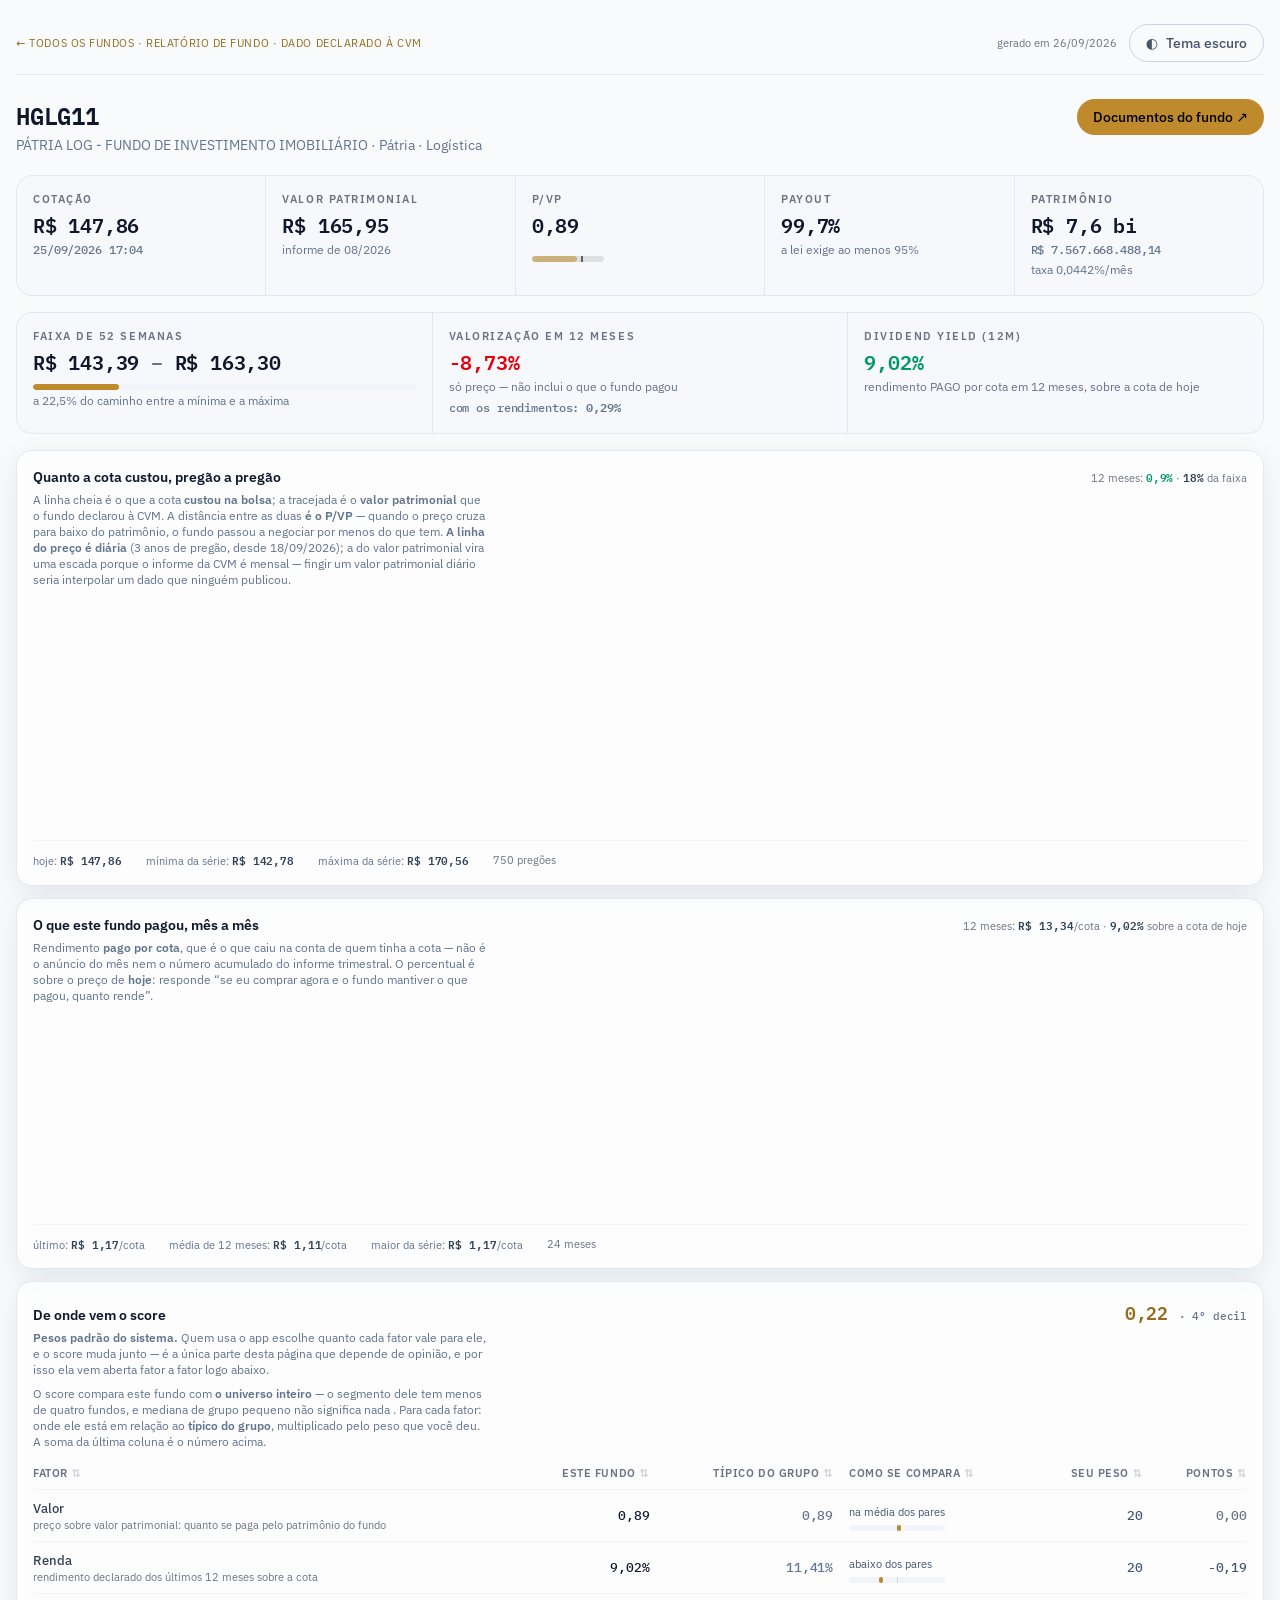
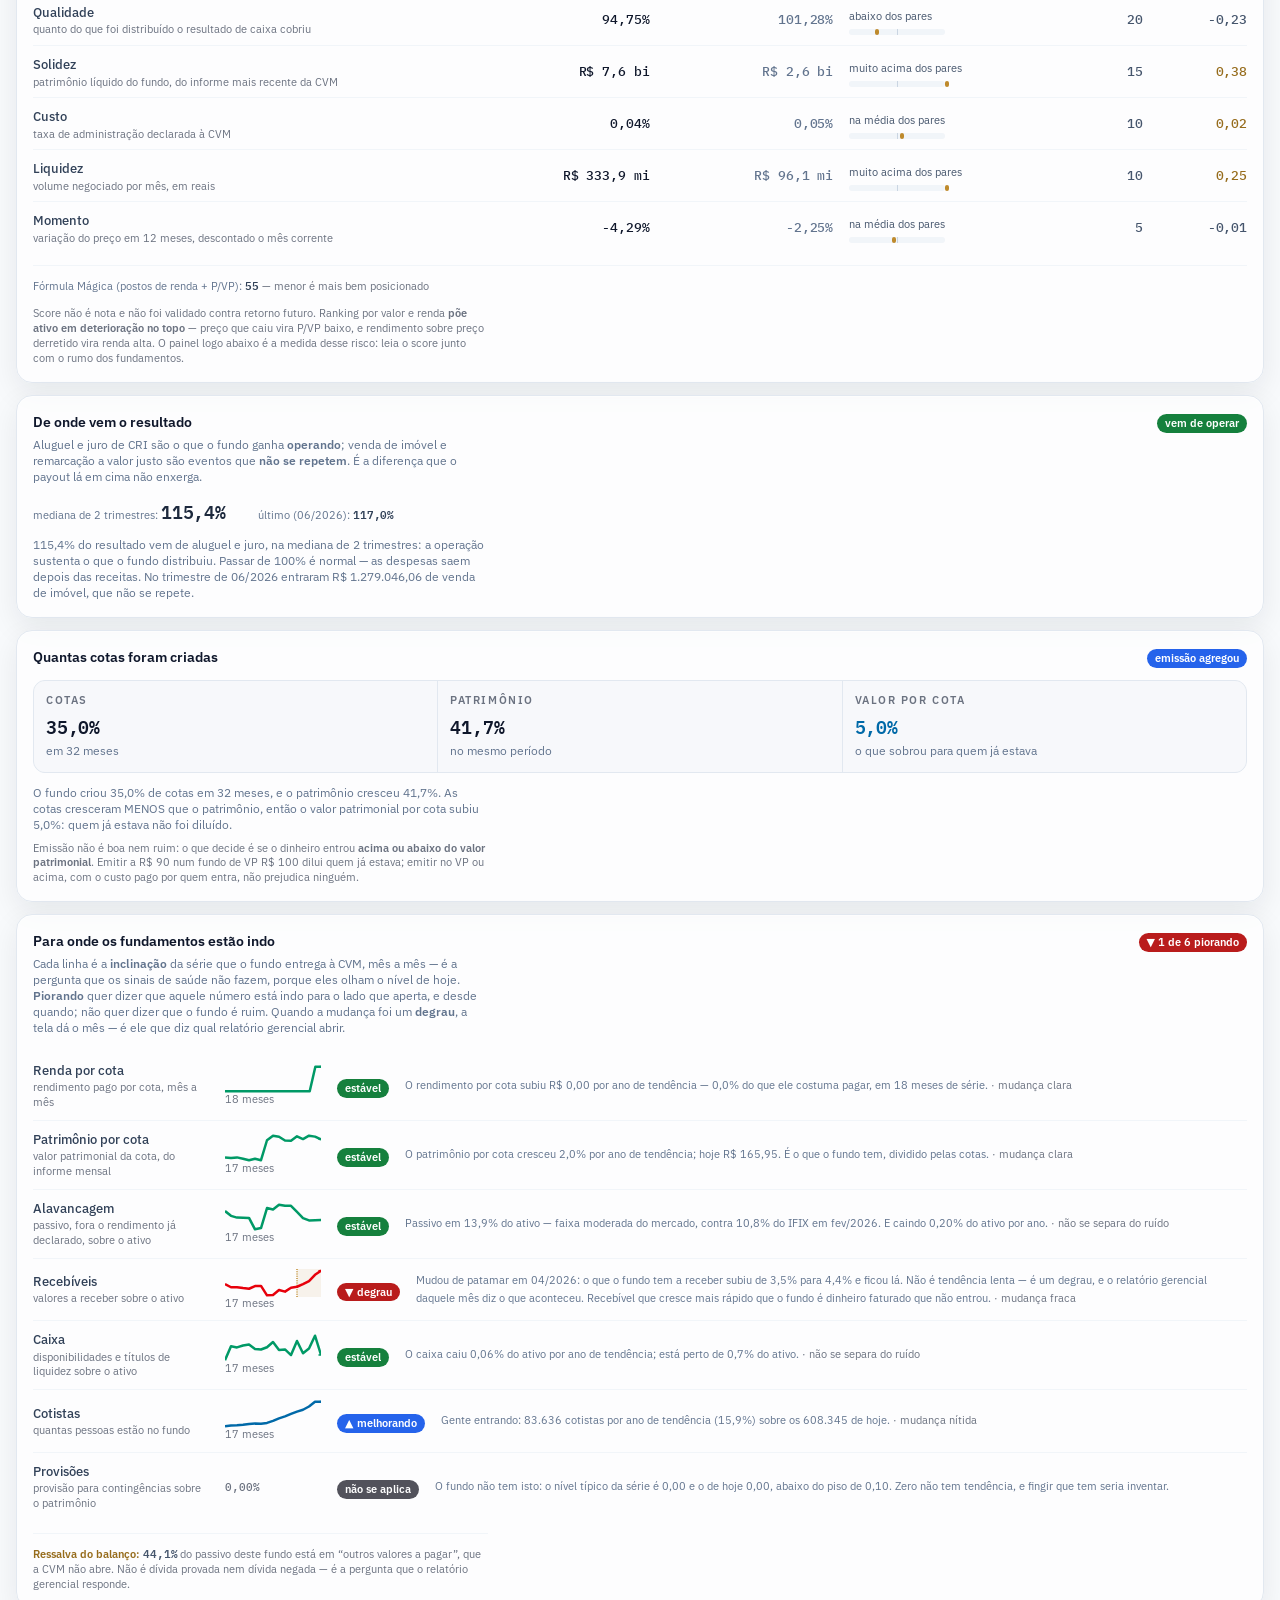
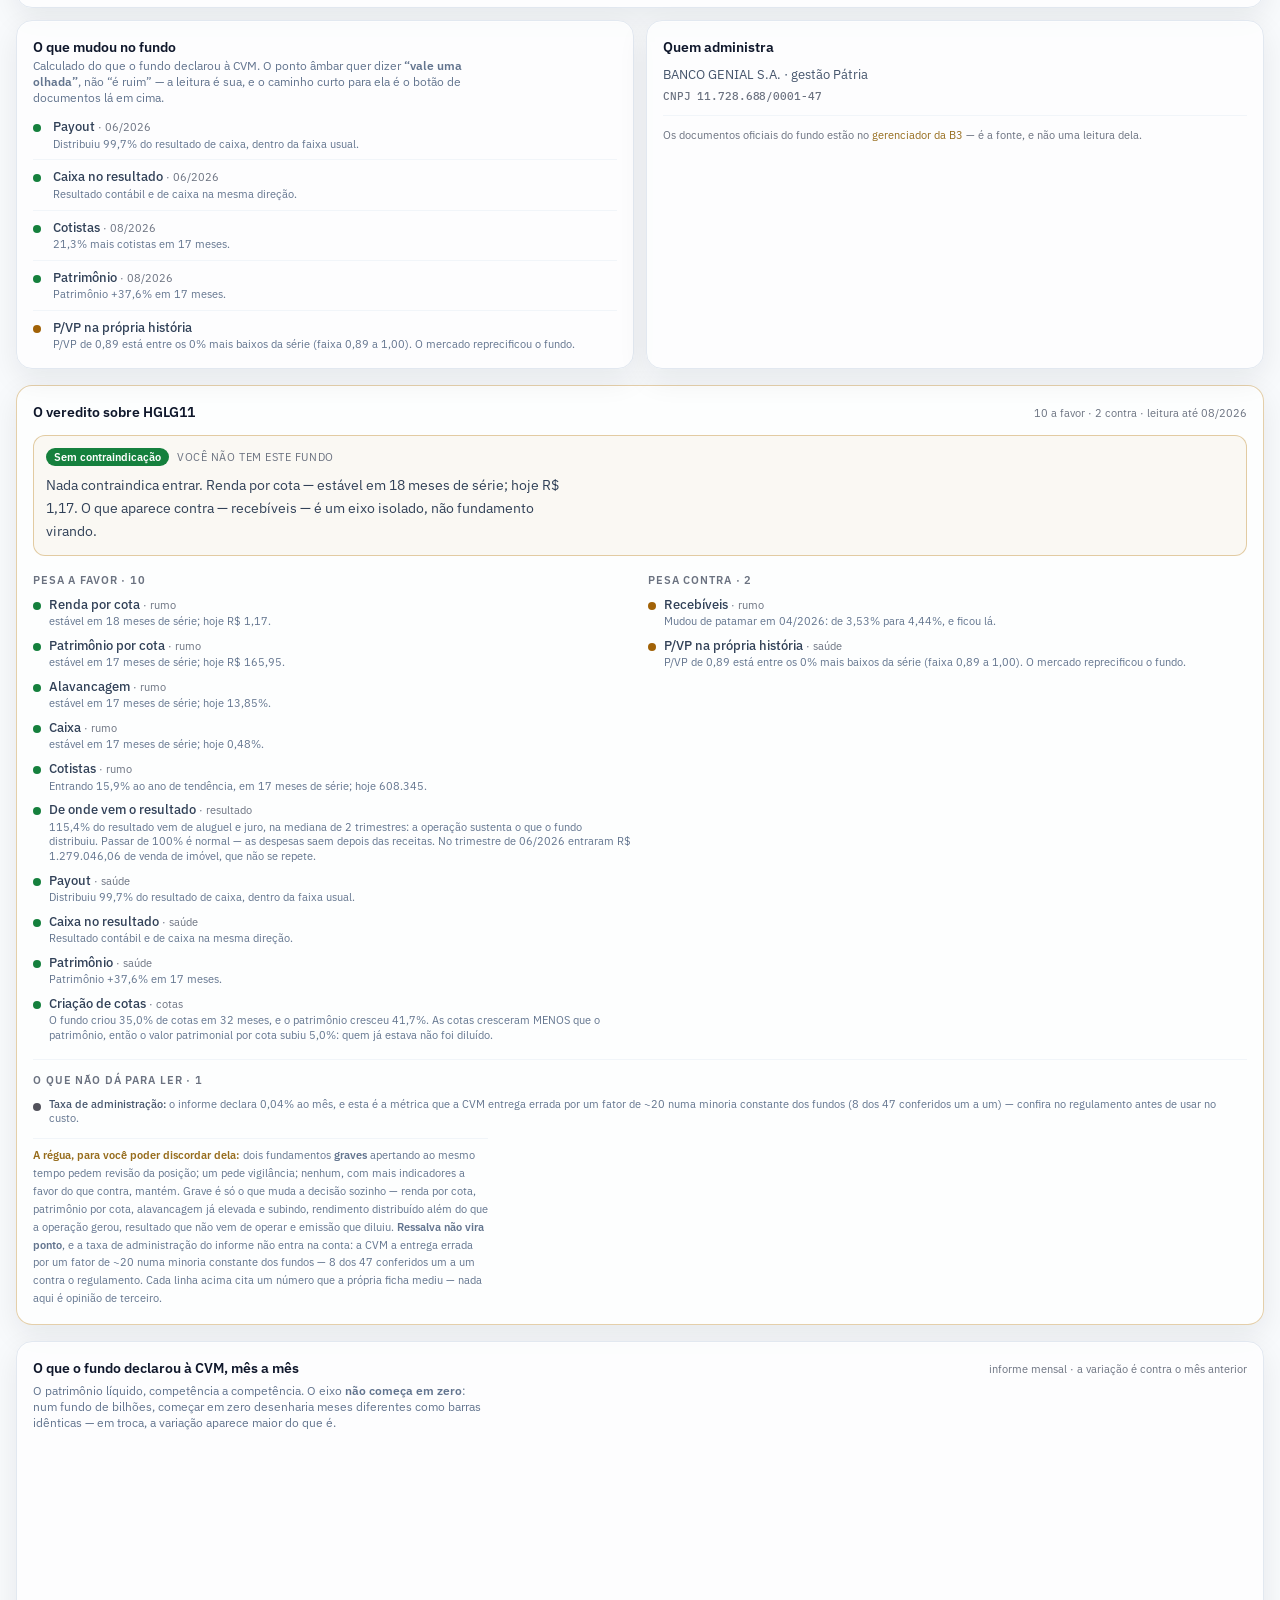
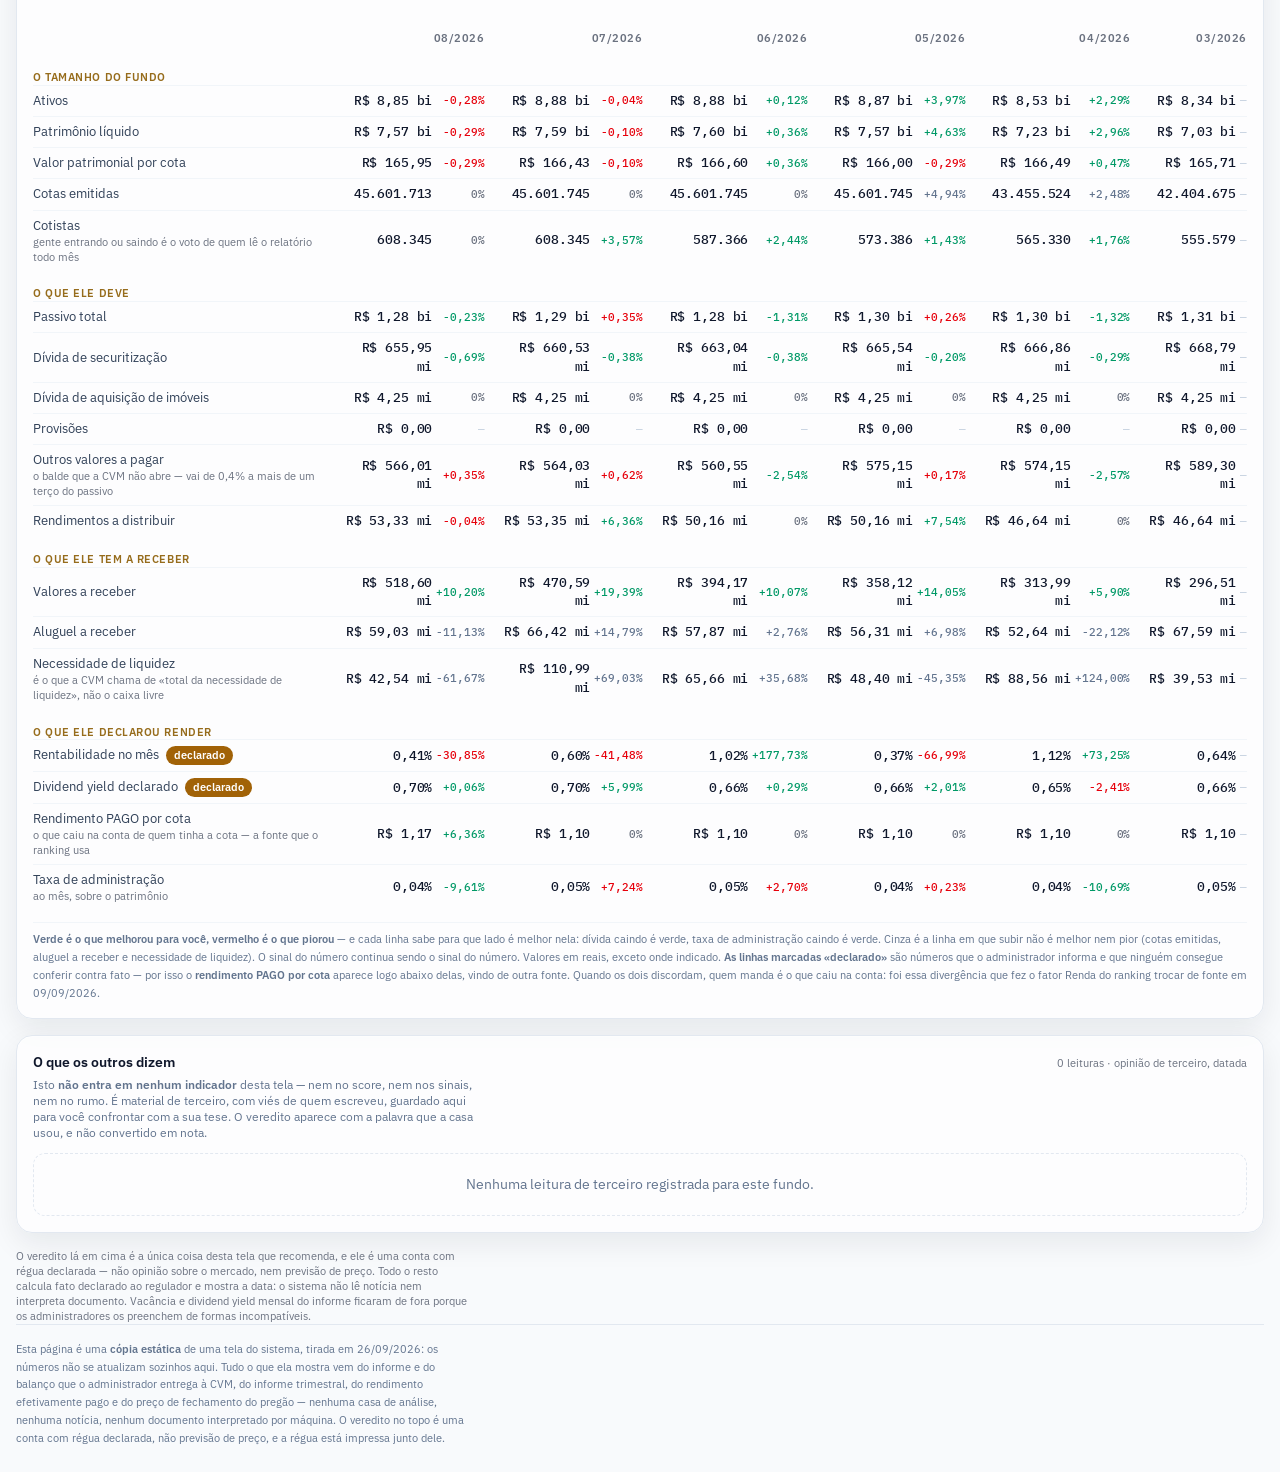
<file: fundo-hglg11.html>
<!doctype html>
<html lang="pt-br" class="">
<head>
  <meta charset="utf-8">
  <meta name="viewport" content="width=device-width, initial-scale=1">
  <title>HGLG11 · relatório do fundo</title>
  <meta name="description" content="HGLG11 — o que o fundo declarou à CVM, mês a mês, com a leitura de cada indicador.">
  
  <link rel="stylesheet" href="assets/app.css">
  
  
<script>
  (function () {
    var gerada = document.documentElement.classList.contains('dark');
    try {
      var salvo = localStorage.getItem('tema');
      var escuro = salvo === 'escuro' ||
        (!salvo && (gerada || window.matchMedia('(prefers-color-scheme: dark)').matches));
      document.documentElement.classList.toggle('dark', escuro);
    } catch (e) {}
    window.alternarTema = function () {
      var escuro = document.documentElement.classList.toggle('dark');
      try { localStorage.setItem('tema', escuro ? 'escuro' : 'claro'); } catch (e) {}
      if (window.Paleta && window.Paleta.repintar) window.Paleta.repintar();
      var rotulo = document.getElementById('rotulo-tema');
      if (rotulo) rotulo.textContent = escuro ? 'Tema claro' : 'Tema escuro';
    };
  })();
</script>

</head>
<body class="bg-slate-50">
  <div class="mx-auto max-w-6xl px-4 py-6">
    <header class="mb-6 flex flex-wrap items-baseline justify-between gap-2 border-b border-slate-200 pb-3 dark:border-white/10">
      <p class="text-rotulo uppercase tracking-wider text-brand-texto">
        <a href="index.html" class="hover:underline">← todos os fundos</a> · 
        Relatório de fundo · dado declarado à CVM
      </p>
      <div class="flex items-center gap-3">
        <span class="text-rotulo text-slate-400">gerado em 26/09/2026</span>
        
<button type="button" onclick="alternarTema()"
        class="btn btn-linha shrink-0"
        aria-label="Alternar entre tema claro e escuro">
  <span aria-hidden="true">◐</span>
  <span id="rotulo-tema" class="ml-1">Tema escuro</span>
</button>
<script>
  // O rótulo nasce dizendo "Tema escuro" para quem abre no claro; se a página já abriu no
  // escuro, ele é corrigido aqui — o script do topo roda antes deste elemento existir.
  (function () {
    var rotulo = document.getElementById('rotulo-tema');
    if (rotulo && document.documentElement.classList.contains('dark')) {
      rotulo.textContent = 'Tema claro';
    }
  })();
</script>

      </div>
    </header>

    



  
  <div class="mb-5 flex flex-wrap items-start justify-between gap-3">
    <div>
      <div class="flex flex-wrap items-baseline gap-3">
        <h1 class="num text-2xl font-semibold text-slate-900">HGLG11</h1>
        
      </div>
      <p class="mt-1 text-sm text-slate-500">
        PÁTRIA LOG - FUNDO DE INVESTIMENTO IMOBILIÁRIO · Pátria · Logística
      </p>
    </div>
    <div class="flex shrink-0 items-center gap-2">
      
      
      
        <a href="https://fnet.bmfbovespa.com.br/fnet/publico/abrirGerenciadorDocumentosCVM?cnpjFundo=11728688000147" target="_blank" rel="noopener noreferrer" class="btn btn-ouro">
          Documentos do fundo ↗
        </a>
      
    </div>
  </div>

  
  <div class="mb-4 grid gap-px overflow-hidden rounded-2xl border border-slate-200 bg-slate-200 sm:grid-cols-2 lg:grid-cols-5">
    
    <div class="bg-surface p-4">
      <p class="text-rotulo font-semibold uppercase tracking-[0.14em] text-slate-400">Cotação</p>
      <p class="num mt-1 text-xl font-semibold text-slate-900">
        R$ 147,86
      </p>
      
        <p class="card-legenda num">25/09/2026 17:04</p>
      
    </div>
    <div class="bg-surface p-4">
      <p class="text-rotulo font-semibold uppercase tracking-[0.14em] text-slate-400">Valor patrimonial</p>
      <p class="num mt-1 text-xl font-semibold text-slate-900">
        R$ 165,95
      </p>
      <p class="card-legenda">informe de 08/2026</p>
    </div>
    <div class="bg-surface p-4">
      <p class="text-rotulo font-semibold uppercase tracking-[0.14em] text-slate-400">P/VP</p>
      <p class="num mt-1 text-xl font-semibold text-slate-900">0,89</p>
      
      <p class="mt-1.5">
        


  <span class="barra-pvp" title="preço R$ 147,86 · valor patrimonial R$ 165,95 · P/VP 0,89">
    <span class="barra-pvp-trilha">
      <span class="barra-pvp-preco"
            style="width: 62.3%"></span>
      <span class="barra-pvp-marca" style="left: 70%"></span>
    </span>
  </span>


      </p>
    </div>
    <div class="bg-surface p-4">
      <p class="text-rotulo font-semibold uppercase tracking-[0.14em] text-slate-400">Payout</p>
      <p class="num mt-1 text-xl font-semibold text-slate-900">
        99,7%
      </p>
      <p class="card-legenda">a lei exige ao menos 95%</p>
    </div>
    <div class="bg-surface p-4">
      <p class="text-rotulo font-semibold uppercase tracking-[0.14em] text-slate-400">Patrimônio</p>
      
      <p class="num mt-1 text-xl font-semibold text-slate-900">R$ 7,6 bi</p>
      <p class="card-legenda num">R$ 7.567.668.488,14</p>
      <p class="card-legenda">taxa 0,0442%/mês</p>
    </div>
  </div>

  
  
  <div class="mb-4 grid gap-px overflow-hidden rounded-2xl border border-slate-200 bg-slate-200 sm:grid-cols-2 lg:grid-cols-3">
    <div class="bg-surface p-4">
      <p class="text-rotulo font-semibold uppercase tracking-[0.14em] text-slate-400">Faixa de 52 semanas</p>
      
        <p class="num mt-1 text-xl font-semibold text-slate-900">
          R$ 143,39 <span class="text-slate-400">–</span> R$ 163,30
        </p>
        
          
          <div class="mt-2 h-1.5 w-full overflow-hidden rounded-full bg-slate-100 dark:bg-white/5">
            <div class="h-full rounded-full bg-brand" style="width: 22.5%"></div>
          </div>
          <p class="card-legenda">a 22,5% do caminho entre a mínima e a máxima</p>
        
      
    </div>
    <div class="bg-surface p-4">
      <p class="text-rotulo font-semibold uppercase tracking-[0.14em] text-slate-400">Valorização em 12 meses</p>
      
        <p class="num mt-1 text-xl font-semibold text-red-600">
          -8,73%
        </p>
        <p class="card-legenda">só preço — não inclui o que o fundo pagou</p>
        
          <p class="card-legenda num">com os rendimentos: <strong>0,29%</strong></p>
        
      
    </div>
    <div class="bg-surface p-4">
      <p class="text-rotulo font-semibold uppercase tracking-[0.14em] text-slate-400">Dividend yield (12m)</p>
      
        <p class="num mt-1 text-xl font-semibold text-emerald-600">9,02%</p>
        <p class="card-legenda">rendimento PAGO por cota em 12 meses, sobre a cota de hoje</p>
      
    </div>
  </div>

  
  
  
    <div class="card card-soft mb-3 p-4">
      <div class="mb-1 flex flex-wrap items-baseline justify-between gap-2">
        <h2 class="secao-titulo">Quanto a cota custou, pregão a pregão</h2>
        <span class="text-rotulo text-slate-400">
          
            12 meses: <strong class="num text-emerald-600">0,9%</strong>
          
          
            · <strong class="num text-slate-700">18%</strong> da faixa
          
        </span>
      </div>
      <p class="mb-4 max-w-prose text-xs text-slate-500">
        A linha cheia é o que a cota <strong>custou na bolsa</strong>; a tracejada é o
        <strong>valor patrimonial</strong> que o fundo declarou à CVM. A distância entre as duas
        <strong>é o P/VP</strong> — quando o preço cruza para baixo do patrimônio, o fundo passou a
        negociar por menos do que tem.
        <strong>A linha do preço é diária</strong> (3 anos de pregão, desde 18/09/2026);
        a do valor patrimonial vira uma escada porque o informe da CVM é mensal — fingir
        um valor patrimonial diário seria interpolar um dado que ninguém publicou.
      </p>

      <script id="dados-preco" type="application/json">{"rotulos": ["25/09/23", "26/09/23", "27/09/23", "28/09/23", "29/09/23", "02/10/23", "03/10/23", "04/10/23", "05/10/23", "06/10/23", "09/10/23", "10/10/23", "11/10/23", "13/10/23", "16/10/23", "17/10/23", "18/10/23", "19/10/23", "20/10/23", "23/10/23", "24/10/23", "25/10/23", "26/10/23", "27/10/23", "30/10/23", "31/10/23", "01/11/23", "03/11/23", "06/11/23", "07/11/23", "08/11/23", "09/11/23", "10/11/23", "13/11/23", "14/11/23", "16/11/23", "17/11/23", "20/11/23", "21/11/23", "22/11/23", "23/11/23", "24/11/23", "27/11/23", "28/11/23", "29/11/23", "30/11/23", "01/12/23", "04/12/23", "05/12/23", "06/12/23", "07/12/23", "08/12/23", "11/12/23", "12/12/23", "13/12/23", "14/12/23", "15/12/23", "18/12/23", "19/12/23", "20/12/23", "21/12/23", "22/12/23", "26/12/23", "27/12/23", "28/12/23", "02/01/24", "03/01/24", "04/01/24", "05/01/24", "08/01/24", "09/01/24", "10/01/24", "11/01/24", "12/01/24", "15/01/24", "16/01/24", "17/01/24", "18/01/24", "19/01/24", "22/01/24", "23/01/24", "24/01/24", "25/01/24", "26/01/24", "29/01/24", "30/01/24", "31/01/24", "01/02/24", "02/02/24", "05/02/24", "06/02/24", "07/02/24", "08/02/24", "09/02/24", "14/02/24", "15/02/24", "16/02/24", "19/02/24", "20/02/24", "21/02/24", "22/02/24", "23/02/24", "26/02/24", "27/02/24", "28/02/24", "29/02/24", "01/03/24", "04/03/24", "05/03/24", "06/03/24", "07/03/24", "08/03/24", "11/03/24", "12/03/24", "13/03/24", "14/03/24", "15/03/24", "18/03/24", "19/03/24", "20/03/24", "21/03/24", "22/03/24", "25/03/24", "26/03/24", "27/03/24", "28/03/24", "01/04/24", "02/04/24", "03/04/24", "04/04/24", "05/04/24", "08/04/24", "09/04/24", "10/04/24", "11/04/24", "12/04/24", "15/04/24", "16/04/24", "17/04/24", "18/04/24", "19/04/24", "22/04/24", "23/04/24", "24/04/24", "25/04/24", "26/04/24", "29/04/24", "30/04/24", "02/05/24", "03/05/24", "06/05/24", "07/05/24", "08/05/24", "09/05/24", "10/05/24", "13/05/24", "14/05/24", "15/05/24", "16/05/24", "17/05/24", "20/05/24", "21/05/24", "22/05/24", "23/05/24", "24/05/24", "27/05/24", "28/05/24", "29/05/24", "31/05/24", "03/06/24", "04/06/24", "05/06/24", "06/06/24", "07/06/24", "10/06/24", "11/06/24", "12/06/24", "13/06/24", "14/06/24", "17/06/24", "18/06/24", "19/06/24", "20/06/24", "21/06/24", "24/06/24", "25/06/24", "26/06/24", "27/06/24", "28/06/24", "01/07/24", "02/07/24", "03/07/24", "04/07/24", "05/07/24", "08/07/24", "09/07/24", "10/07/24", "11/07/24", "12/07/24", "15/07/24", "16/07/24", "17/07/24", "18/07/24", "19/07/24", "22/07/24", "23/07/24", "24/07/24", "25/07/24", "26/07/24", "29/07/24", "30/07/24", "31/07/24", "01/08/24", "02/08/24", "05/08/24", "06/08/24", "07/08/24", "08/08/24", "09/08/24", "12/08/24", "13/08/24", "14/08/24", "15/08/24", "16/08/24", "19/08/24", "20/08/24", "21/08/24", "22/08/24", "23/08/24", "26/08/24", "27/08/24", "28/08/24", "29/08/24", "30/08/24", "02/09/24", "03/09/24", "04/09/24", "05/09/24", "06/09/24", "09/09/24", "10/09/24", "11/09/24", "12/09/24", "13/09/24", "16/09/24", "17/09/24", "18/09/24", "19/09/24", "20/09/24", "23/09/24", "24/09/24", "25/09/24", "26/09/24", "27/09/24", "30/09/24", "01/10/24", "02/10/24", "03/10/24", "04/10/24", "07/10/24", "08/10/24", "09/10/24", "10/10/24", "11/10/24", "14/10/24", "15/10/24", "16/10/24", "17/10/24", "18/10/24", "21/10/24", "22/10/24", "23/10/24", "24/10/24", "25/10/24", "28/10/24", "29/10/24", "30/10/24", "31/10/24", "01/11/24", "04/11/24", "05/11/24", "06/11/24", "07/11/24", "08/11/24", "11/11/24", "12/11/24", "13/11/24", "14/11/24", "18/11/24", "19/11/24", "21/11/24", "22/11/24", "25/11/24", "26/11/24", "27/11/24", "28/11/24", "29/11/24", "02/12/24", "03/12/24", "04/12/24", "05/12/24", "06/12/24", "09/12/24", "10/12/24", "11/12/24", "12/12/24", "13/12/24", "16/12/24", "17/12/24", "18/12/24", "19/12/24", "20/12/24", "23/12/24", "26/12/24", "27/12/24", "30/12/24", "02/01/25", "03/01/25", "06/01/25", "07/01/25", "08/01/25", "09/01/25", "10/01/25", "13/01/25", "14/01/25", "15/01/25", "16/01/25", "17/01/25", "20/01/25", "21/01/25", "22/01/25", "23/01/25", "24/01/25", "27/01/25", "28/01/25", "29/01/25", "30/01/25", "31/01/25", "03/02/25", "04/02/25", "05/02/25", "06/02/25", "07/02/25", "10/02/25", "11/02/25", "12/02/25", "13/02/25", "14/02/25", "17/02/25", "18/02/25", "19/02/25", "20/02/25", "21/02/25", "24/02/25", "25/02/25", "26/02/25", "27/02/25", "28/02/25", "05/03/25", "06/03/25", "07/03/25", "10/03/25", "11/03/25", "12/03/25", "13/03/25", "14/03/25", "17/03/25", "18/03/25", "19/03/25", "20/03/25", "21/03/25", "24/03/25", "25/03/25", "26/03/25", "27/03/25", "28/03/25", "31/03/25", "01/04/25", "02/04/25", "03/04/25", "04/04/25", "07/04/25", "08/04/25", "09/04/25", "10/04/25", "11/04/25", "14/04/25", "15/04/25", "16/04/25", "17/04/25", "22/04/25", "23/04/25", "24/04/25", "25/04/25", "28/04/25", "29/04/25", "30/04/25", "02/05/25", "05/05/25", "06/05/25", "07/05/25", "08/05/25", "09/05/25", "12/05/25", "13/05/25", "14/05/25", "15/05/25", "16/05/25", "19/05/25", "20/05/25", "21/05/25", "22/05/25", "23/05/25", "26/05/25", "27/05/25", "28/05/25", "29/05/25", "30/05/25", "02/06/25", "03/06/25", "04/06/25", "05/06/25", "06/06/25", "09/06/25", "10/06/25", "11/06/25", "12/06/25", "13/06/25", "16/06/25", "17/06/25", "18/06/25", "20/06/25", "23/06/25", "24/06/25", "25/06/25", "26/06/25", "27/06/25", "30/06/25", "01/07/25", "02/07/25", "03/07/25", "04/07/25", "07/07/25", "08/07/25", "09/07/25", "10/07/25", "11/07/25", "14/07/25", "15/07/25", "16/07/25", "17/07/25", "18/07/25", "21/07/25", "22/07/25", "23/07/25", "24/07/25", "25/07/25", "28/07/25", "29/07/25", "30/07/25", "31/07/25", "01/08/25", "04/08/25", "05/08/25", "06/08/25", "07/08/25", "08/08/25", "11/08/25", "12/08/25", "13/08/25", "14/08/25", "15/08/25", "18/08/25", "19/08/25", "20/08/25", "21/08/25", "22/08/25", "25/08/25", "26/08/25", "27/08/25", "28/08/25", "29/08/25", "01/09/25", "02/09/25", "03/09/25", "04/09/25", "05/09/25", "08/09/25", "09/09/25", "10/09/25", "11/09/25", "12/09/25", "15/09/25", "16/09/25", "17/09/25", "18/09/25", "19/09/25", "22/09/25", "23/09/25", "24/09/25", "25/09/25", "26/09/25", "29/09/25", "30/09/25", "01/10/25", "02/10/25", "03/10/25", "06/10/25", "07/10/25", "08/10/25", "09/10/25", "10/10/25", "13/10/25", "14/10/25", "15/10/25", "16/10/25", "17/10/25", "20/10/25", "21/10/25", "22/10/25", "23/10/25", "24/10/25", "27/10/25", "28/10/25", "29/10/25", "30/10/25", "31/10/25", "03/11/25", "04/11/25", "05/11/25", "06/11/25", "07/11/25", "10/11/25", "11/11/25", "12/11/25", "13/11/25", "14/11/25", "17/11/25", "18/11/25", "19/11/25", "21/11/25", "24/11/25", "25/11/25", "26/11/25", "27/11/25", "28/11/25", "01/12/25", "02/12/25", "03/12/25", "04/12/25", "05/12/25", "08/12/25", "09/12/25", "10/12/25", "11/12/25", "12/12/25", "15/12/25", "16/12/25", "17/12/25", "18/12/25", "19/12/25", "22/12/25", "23/12/25", "26/12/25", "29/12/25", "30/12/25", "02/01/26", "05/01/26", "06/01/26", "07/01/26", "08/01/26", "09/01/26", "12/01/26", "13/01/26", "14/01/26", "15/01/26", "16/01/26", "19/01/26", "20/01/26", "21/01/26", "22/01/26", "23/01/26", "26/01/26", "27/01/26", "28/01/26", "29/01/26", "30/01/26", "02/02/26", "03/02/26", "04/02/26", "05/02/26", "06/02/26", "09/02/26", "10/02/26", "11/02/26", "12/02/26", "13/02/26", "18/02/26", "19/02/26", "20/02/26", "23/02/26", "24/02/26", "25/02/26", "26/02/26", "27/02/26", "02/03/26", "03/03/26", "04/03/26", "05/03/26", "06/03/26", "09/03/26", "10/03/26", "11/03/26", "12/03/26", "13/03/26", "16/03/26", "17/03/26", "18/03/26", "19/03/26", "20/03/26", "23/03/26", "24/03/26", "25/03/26", "26/03/26", "27/03/26", "30/03/26", "31/03/26", "01/04/26", "02/04/26", "06/04/26", "07/04/26", "08/04/26", "09/04/26", "10/04/26", "13/04/26", "14/04/26", "15/04/26", "16/04/26", "17/04/26", "20/04/26", "22/04/26", "23/04/26", "24/04/26", "27/04/26", "28/04/26", "29/04/26", "30/04/26", "04/05/26", "05/05/26", "06/05/26", "07/05/26", "08/05/26", "11/05/26", "12/05/26", "13/05/26", "14/05/26", "15/05/26", "18/05/26", "19/05/26", "20/05/26", "21/05/26", "22/05/26", "25/05/26", "26/05/26", "27/05/26", "28/05/26", "29/05/26", "01/06/26", "02/06/26", "03/06/26", "05/06/26", "08/06/26", "09/06/26", "10/06/26", "11/06/26", "12/06/26", "15/06/26", "16/06/26", "17/06/26", "18/06/26", "19/06/26", "22/06/26", "23/06/26", "24/06/26", "25/06/26", "26/06/26", "29/06/26", "30/06/26", "01/07/26", "02/07/26", "03/07/26", "06/07/26", "07/07/26", "08/07/26", "09/07/26", "10/07/26", "13/07/26", "14/07/26", "15/07/26", "16/07/26", "17/07/26", "20/07/26", "21/07/26", "22/07/26", "23/07/26", "24/07/26", "27/07/26", "28/07/26", "29/07/26", "30/07/26", "31/07/26", "03/08/26", "04/08/26", "05/08/26", "06/08/26", "07/08/26", "10/08/26", "11/08/26", "12/08/26", "13/08/26", "14/08/26", "17/08/26", "18/08/26", "19/08/26", "20/08/26", "21/08/26", "24/08/26", "25/08/26", "26/08/26", "27/08/26", "28/08/26", "31/08/26", "01/09/26", "02/09/26", "03/09/26", "04/09/26", "08/09/26", "09/09/26", "10/09/26", "11/09/26", "14/09/26", "15/09/26", "16/09/26", "17/09/26", "18/09/26", "21/09/26", "22/09/26", "23/09/26", "24/09/26", "25/09/26"], "precos": [161.35, 161.0, 160.5, 160.5, 161.48, 159.8, 159.9, 159.9, 159.67, 159.0, 159.0, 159.01, 159.0, 158.85, 159.3, 159.8, 159.27, 158.94, 158.73, 158.3, 157.7, 157.93, 157.5, 157.75, 157.93, 158.0, 156.57, 157.7, 157.64, 157.78, 157.7, 158.0, 159.08, 159.16, 159.49, 159.96, 160.18, 161.85, 162.1, 162.31, 161.97, 161.62, 160.13, 160.1, 160.38, 161.4, 160.0, 160.43, 160.4, 160.5, 160.6, 161.15, 161.15, 160.4, 160.98, 160.7, 154.99, 158.74, 159.87, 160.5, 160.0, 161.0, 161.77, 162.42, 161.99, 161.99, 161.94, 161.97, 162.22, 162.11, 162.05, 162.15, 161.95, 162.41, 162.87, 163.54, 163.55, 163.5, 163.81, 163.52, 163.3, 163.2, 163.44, 164.07, 164.08, 163.7, 165.26, 163.61, 163.32, 163.34, 164.15, 164.9, 164.53, 164.7, 164.75, 164.79, 165.16, 165.75, 166.96, 168.22, 166.2, 166.25, 166.7, 167.23, 167.56, 169.99, 169.0, 168.55, 168.6, 168.97, 169.29, 170.56, 170.25, 168.09, 166.49, 167.2, 166.5, 168.25, 168.51, 168.1, 167.97, 168.0, 168.02, 168.0, 168.0, 169.0, 168.4, 168.25, 168.08, 167.9, 168.18, 167.8, 167.85, 167.99, 167.79, 167.5, 165.24, 166.5, 164.99, 164.43, 163.7, 163.81, 163.85, 163.33, 164.46, 164.21, 166.74, 166.63, 164.98, 166.59, 166.64, 165.85, 165.73, 164.47, 164.31, 162.6, 161.56, 161.78, 162.5, 163.18, 163.31, 162.49, 162.09, 161.88, 161.8, 161.8, 161.0, 161.83, 163.4, 160.79, 161.47, 160.7, 161.18, 161.24, 160.84, 160.11, 159.88, 158.01, 159.49, 158.79, 158.56, 158.3, 157.75, 155.55, 157.78, 158.98, 159.84, 162.11, 162.15, 158.54, 159.0, 158.54, 159.95, 160.45, 160.27, 160.24, 161.0, 161.82, 162.15, 162.7, 163.9, 164.46, 162.5, 162.0, 162.4, 163.07, 162.7, 162.77, 163.39, 161.37, 159.76, 160.4, 160.01, 160.0, 159.82, 160.0, 160.25, 160.15, 160.8, 160.74, 160.58, 160.97, 161.98, 161.88, 160.97, 161.48, 161.33, 161.45, 162.3, 162.01, 161.01, 160.9, 161.29, 161.2, 160.6, 160.4, 160.45, 160.42, 160.5, 160.15, 160.24, 160.1, 159.99, 160.26, 160.18, 159.97, 160.09, 159.93, 159.9, 158.07, 158.25, 158.1, 158.41, 158.55, 159.13, 157.68, 158.48, 157.98, 157.98, 158.0, 157.49, 156.63, 155.8, 156.23, 157.32, 156.15, 156.62, 156.55, 156.82, 155.65, 155.59, 154.99, 154.3, 155.35, 154.91, 155.34, 155.69, 155.85, 154.5, 153.03, 153.38, 153.09, 153.18, 154.3, 152.8, 152.15, 153.0, 154.29, 153.22, 154.25, 154.23, 154.04, 153.38, 154.5, 153.7, 153.0, 152.25, 148.0, 145.2, 142.78, 142.82, 149.67, 151.78, 149.62, 149.0, 149.46, 151.36, 150.7, 148.81, 145.52, 148.05, 152.7, 155.59, 154.66, 156.0, 156.13, 154.64, 154.0, 152.75, 151.0, 149.81, 149.23, 150.7, 150.43, 149.58, 151.15, 152.28, 149.8, 149.8, 149.45, 150.01, 148.42, 149.4, 149.3, 148.21, 148.68, 149.9, 152.25, 149.6, 149.79, 149.18, 149.7, 149.1, 148.02, 147.8, 147.99, 147.83, 149.09, 149.89, 150.02, 149.42, 149.68, 152.12, 152.11, 153.44, 151.15, 150.66, 150.45, 148.06, 149.35, 150.38, 150.15, 149.98, 150.13, 150.19, 151.09, 150.7, 151.85, 151.95, 152.0, 151.8, 151.26, 151.56, 151.95, 151.9, 152.4, 152.75, 153.09, 153.78, 154.0, 153.28, 151.44, 150.05, 150.47, 151.11, 152.3, 153.32, 152.83, 154.6, 155.85, 158.75, 159.9, 159.82, 160.41, 159.5, 160.0, 160.8, 159.49, 156.83, 158.46, 158.2, 159.52, 159.03, 159.38, 159.4, 159.3, 159.97, 159.99, 159.66, 159.86, 160.0, 159.83, 159.72, 159.8, 160.5, 160.23, 159.87, 161.36, 157.7, 156.08, 156.2, 156.36, 156.25, 155.0, 155.89, 155.6, 155.6, 157.49, 158.7, 157.66, 158.06, 157.52, 157.2, 157.73, 157.6, 157.91, 157.5, 159.23, 156.2, 156.8, 156.2, 157.58, 156.65, 156.03, 155.08, 155.12, 156.33, 155.89, 155.1, 154.95, 155.65, 156.12, 155.0, 154.55, 154.0, 154.2, 155.71, 154.7, 154.03, 152.0, 154.24, 152.2, 152.87, 151.98, 152.37, 151.83, 151.75, 151.77, 151.94, 151.27, 151.93, 152.0, 151.5, 151.0, 151.49, 151.5, 152.5, 152.5, 152.99, 153.29, 153.81, 154.99, 156.95, 154.84, 156.89, 155.46, 155.32, 155.48, 155.87, 156.35, 156.87, 157.8, 157.7, 158.1, 158.82, 158.74, 159.5, 159.0, 158.91, 159.6, 160.56, 160.16, 161.02, 162.01, 159.76, 160.27, 160.46, 160.46, 160.1, 159.85, 159.6, 160.0, 160.06, 159.98, 160.5, 160.5, 159.6, 159.3, 159.6, 160.33, 158.85, 159.3, 158.51, 157.74, 159.1, 159.75, 158.5, 156.2, 156.04, 157.63, 157.4, 158.1, 158.66, 158.55, 159.0, 158.56, 159.65, 159.53, 159.7, 160.0, 160.0, 159.7, 159.64, 159.37, 159.45, 161.0, 160.4, 158.03, 158.72, 159.09, 159.1, 159.82, 159.03, 158.35, 158.29, 157.88, 156.31, 156.31, 156.3, 156.02, 157.6, 158.2, 158.5, 157.85, 157.4, 157.55, 157.8, 157.35, 157.12, 156.93, 156.99, 156.5, 156.37, 156.65, 156.75, 156.56, 156.81, 156.71, 157.0, 156.92, 156.97, 157.4, 157.37, 157.37, 157.35, 157.2, 157.5, 156.92, 157.11, 156.95, 156.91, 157.0, 157.04, 156.66, 156.78, 156.5, 156.88, 157.49, 157.0, 157.3, 157.45, 157.43, 157.62, 157.7, 158.97, 158.44, 158.15, 157.97, 158.0, 158.33, 157.91, 158.0, 158.0, 156.99, 156.83, 156.51, 156.16, 155.6, 156.03, 155.6, 156.32, 156.0, 155.94, 156.34, 157.56, 155.9, 156.14, 156.0, 156.16, 156.9, 156.39, 156.5, 156.69, 157.5, 157.08, 157.28, 157.26, 157.0, 157.54, 157.9, 157.0, 156.89, 158.01, 156.98, 156.99, 156.1, 156.4, 155.99, 155.41, 156.22, 155.98, 156.05, 155.5, 155.05, 154.85, 155.2, 155.5, 155.24, 154.05, 154.8, 154.75, 155.3, 155.2, 154.7, 154.96, 155.03, 155.71, 154.65, 154.12, 153.97, 154.95, 153.2, 151.83, 150.6, 150.52, 151.4, 151.94, 151.94, 151.51, 150.3, 150.5, 150.41, 150.1, 149.8, 150.4, 150.3, 151.55, 151.0, 148.9, 149.56, 150.3, 149.0, 148.91, 148.4, 148.78, 149.3, 148.09, 148.4, 148.93, 149.29, 148.92, 148.5, 149.01, 147.8, 147.75, 147.76, 147.0, 147.0, 146.9, 147.42, 147.42, 147.0, 147.6, 147.99, 147.25, 147.0, 146.2, 145.55, 145.98, 146.1, 145.83, 145.11, 145.11, 145.9, 145.2, 147.21, 147.55, 147.24, 147.66, 148.06, 148.3, 148.34, 147.0, 147.82, 148.49, 148.3, 147.75, 146.6, 146.44, 146.0, 147.87, 148.1, 147.59, 147.98, 147.98, 148.2, 147.88, 147.6, 147.93, 147.86], "patrimoniais": [null, null, null, null, null, null, null, null, null, null, null, null, null, null, null, null, null, null, null, null, null, null, null, null, null, null, null, null, null, null, null, null, null, null, null, null, null, null, null, null, null, null, null, null, null, null, null, null, null, null, null, null, null, null, null, null, null, null, null, null, null, null, null, null, null, 158.1, 158.1, 158.1, 158.1, 158.1, 158.1, 158.1, 158.1, 158.1, 158.1, 158.1, 158.1, 158.1, 158.1, 158.1, 158.1, 158.1, 158.1, 158.1, 158.1, 158.1, 158.1, 157.8, 157.8, 157.8, 157.8, 157.8, 157.8, 157.8, 157.8, 157.8, 157.8, 157.8, 157.8, 157.8, 157.8, 157.8, 157.8, 157.8, 157.8, 157.8, 157.6, 157.6, 157.6, 157.6, 157.6, 157.6, 157.6, 157.6, 157.6, 157.6, 157.6, 157.6, 157.6, 157.6, 157.6, 157.6, 157.6, 157.6, 157.6, 157.6, 157.06, 157.06, 157.06, 157.06, 157.06, 157.06, 157.06, 157.06, 157.06, 157.06, 157.06, 157.06, 157.06, 157.06, 157.06, 157.06, 157.06, 157.06, 157.06, 157.06, 157.06, 157.06, 158.23, 158.23, 158.23, 158.23, 158.23, 158.23, 158.23, 158.23, 158.23, 158.23, 158.23, 158.23, 158.23, 158.23, 158.23, 158.23, 158.23, 158.23, 158.23, 158.23, 158.23, 157.92, 157.92, 157.92, 157.92, 157.92, 157.92, 157.92, 157.92, 157.92, 157.92, 157.92, 157.92, 157.92, 157.92, 157.92, 157.92, 157.92, 157.92, 157.92, 157.92, 157.95, 157.95, 157.95, 157.95, 157.95, 157.95, 157.95, 157.95, 157.95, 157.95, 157.95, 157.95, 157.95, 157.95, 157.95, 157.95, 157.95, 157.95, 157.95, 157.95, 157.95, 157.95, 157.95, 157.9, 157.9, 157.9, 157.9, 157.9, 157.9, 157.9, 157.9, 157.9, 157.9, 157.9, 157.9, 157.9, 157.9, 157.9, 157.9, 157.9, 157.9, 157.9, 157.9, 157.9, 157.9, 157.39, 157.39, 157.39, 157.39, 157.39, 157.39, 157.39, 157.39, 157.39, 157.39, 157.39, 157.39, 157.39, 157.39, 157.39, 157.39, 157.39, 157.39, 157.39, 157.39, 157.39, 156.85, 156.85, 156.85, 156.85, 156.85, 156.85, 156.85, 156.85, 156.85, 156.85, 156.85, 156.85, 156.85, 156.85, 156.85, 156.85, 156.85, 156.85, 156.85, 156.85, 156.85, 156.85, 156.85, 156.25, 156.25, 156.25, 156.25, 156.25, 156.25, 156.25, 156.25, 156.25, 156.25, 156.25, 156.25, 156.25, 156.25, 156.25, 156.25, 156.25, 156.25, 156.25, 163.07, 163.07, 163.07, 163.07, 163.07, 163.07, 163.07, 163.07, 163.07, 163.07, 163.07, 163.07, 163.07, 163.07, 163.07, 163.07, 163.07, 163.07, 163.07, 162.73, 162.73, 162.73, 162.73, 162.73, 162.73, 162.73, 162.73, 162.73, 162.73, 162.73, 162.73, 162.73, 162.73, 162.73, 162.73, 162.73, 162.73, 162.73, 162.73, 162.73, 162.73, 162.61, 162.61, 162.61, 162.61, 162.61, 162.61, 162.61, 162.61, 162.61, 162.61, 162.61, 162.61, 162.61, 162.61, 162.61, 162.61, 162.61, 162.61, 162.61, 162.61, 162.7, 162.7, 162.7, 162.7, 162.7, 162.7, 162.7, 162.7, 162.7, 162.7, 162.7, 162.7, 162.7, 162.7, 162.7, 162.7, 162.7, 162.7, 162.7, 162.74, 162.74, 162.74, 162.74, 162.74, 162.74, 162.74, 162.74, 162.74, 162.74, 162.74, 162.74, 162.74, 162.74, 162.74, 162.74, 162.74, 162.74, 162.74, 162.74, 162.63, 162.63, 162.63, 162.63, 162.63, 162.63, 162.63, 162.63, 162.63, 162.63, 162.63, 162.63, 162.63, 162.63, 162.63, 162.63, 162.63, 162.63, 162.63, 162.63, 162.63, 162.74, 162.74, 162.74, 162.74, 162.74, 162.74, 162.74, 162.74, 162.74, 162.74, 162.74, 162.74, 162.74, 162.74, 162.74, 162.74, 162.74, 162.74, 162.74, 162.74, 162.51, 162.51, 162.51, 162.51, 162.51, 162.51, 162.51, 162.51, 162.51, 162.51, 162.51, 162.51, 162.51, 162.51, 162.51, 162.51, 162.51, 162.51, 162.51, 162.51, 162.51, 162.51, 162.51, 162.22, 162.22, 162.22, 162.22, 162.22, 162.22, 162.22, 162.22, 162.22, 162.22, 162.22, 162.22, 162.22, 162.22, 162.22, 162.22, 162.22, 162.22, 162.22, 162.22, 162.22, 162.5, 162.5, 162.5, 162.5, 162.5, 162.5, 162.5, 162.5, 162.5, 162.5, 162.5, 162.5, 162.5, 162.5, 162.5, 162.5, 162.5, 162.5, 162.5, 162.5, 162.5, 162.5, 162.24, 162.24, 162.24, 162.24, 162.24, 162.24, 162.24, 162.24, 162.24, 162.24, 162.24, 162.24, 162.24, 162.24, 162.24, 162.24, 162.24, 162.24, 162.24, 162.24, 162.24, 162.24, 162.24, 165.79, 165.79, 165.79, 165.79, 165.79, 165.79, 165.79, 165.79, 165.79, 165.79, 165.79, 165.79, 165.79, 165.79, 165.79, 165.79, 165.79, 165.79, 165.79, 166.58, 166.58, 166.58, 166.58, 166.58, 166.58, 166.58, 166.58, 166.58, 166.58, 166.58, 166.58, 166.58, 166.58, 166.58, 166.58, 166.58, 166.58, 166.58, 166.58, 166.41, 166.41, 166.41, 166.41, 166.41, 166.41, 166.41, 166.41, 166.41, 166.41, 166.41, 166.41, 166.41, 166.41, 166.41, 166.41, 166.41, 166.41, 166.41, 166.41, 166.41, 165.74, 165.74, 165.74, 165.74, 165.74, 165.74, 165.74, 165.74, 165.74, 165.74, 165.74, 165.74, 165.74, 165.74, 165.74, 165.74, 165.74, 165.74, 165.71, 165.71, 165.71, 165.71, 165.71, 165.71, 165.71, 165.71, 165.71, 165.71, 165.71, 165.71, 165.71, 165.71, 165.71, 165.71, 165.71, 165.71, 165.71, 165.71, 165.71, 165.71, 166.49, 166.49, 166.49, 166.49, 166.49, 166.49, 166.49, 166.49, 166.49, 166.49, 166.49, 166.49, 166.49, 166.49, 166.49, 166.49, 166.49, 166.49, 166.49, 166.49, 166.0, 166.0, 166.0, 166.0, 166.0, 166.0, 166.0, 166.0, 166.0, 166.0, 166.0, 166.0, 166.0, 166.0, 166.0, 166.0, 166.0, 166.0, 166.0, 166.0, 166.6, 166.6, 166.6, 166.6, 166.6, 166.6, 166.6, 166.6, 166.6, 166.6, 166.6, 166.6, 166.6, 166.6, 166.6, 166.6, 166.6, 166.6, 166.6, 166.6, 166.6, 166.43, 166.43, 166.43, 166.43, 166.43, 166.43, 166.43, 166.43, 166.43, 166.43, 166.43, 166.43, 166.43, 166.43, 166.43, 166.43, 166.43, 166.43, 166.43, 166.43, 166.43, 166.43, 166.43, 165.95, 165.95, 165.95, 165.95, 165.95, 165.95, 165.95, 165.95, 165.95, 165.95, 165.95, 165.95, 165.95, 165.95, 165.95, 165.95, 165.95, 165.95, 165.95, 165.95, 165.95, null, null, null, null, null, null, null, null, null, null, null, null, null, null, null, null, null, null]}</script>
      <div class="h-56"><canvas id="grafico-preco" aria-label="Preço da cota pregão a pregão e valor patrimonial mês a mês"></canvas></div>

      <div class="mt-3 flex flex-wrap gap-x-6 gap-y-1 border-t border-slate-100 pt-3 text-rotulo text-slate-500 dark:border-white/10">
        <span>hoje: <strong class="num text-slate-700">R$ 147,86</strong></span>
        <span>mínima da série: <strong class="num text-slate-700">R$ 142,78</strong></span>
        <span>máxima da série: <strong class="num text-slate-700">R$ 170,56</strong></span>
        <span class="text-slate-400">750 pregões</span>
      </div>
    </div>
  

  
  
    <div class="card card-soft mb-3 p-4">
      <div class="mb-1 flex flex-wrap items-baseline justify-between gap-2">
        <h2 class="secao-titulo">O que este fundo pagou, mês a mês</h2>
        
          <span class="text-rotulo text-slate-400">
            12 meses: <strong class="num text-slate-700">R$ 13,34</strong>/cota
            · <strong class="num text-slate-700">9,02%</strong> sobre a cota de hoje
          </span>
        
      </div>
      <p class="mb-4 max-w-prose text-xs text-slate-500">
        Rendimento <strong>pago por cota</strong>, que é o que caiu na conta de quem tinha a
        cota — não é o anúncio do mês nem o número acumulado do informe trimestral. O
        percentual é sobre o preço de <strong>hoje</strong>: responde “se eu comprar agora e o
        fundo mantiver o que pagou, quanto rende”.
      </p>

      <script id="dados-proventos" type="application/json">{"rotulos": ["10/24", "11/24", "12/24", "01/25", "02/25", "03/25", "04/25", "05/25", "06/25", "07/25", "08/25", "09/25", "10/25", "11/25", "12/25", "01/26", "02/26", "03/26", "04/26", "05/26", "06/26", "07/26", "08/26", "09/26"], "valores": [1.1, 1.1, 1.1, 1.1, 1.1, 1.1, 1.1, 1.1, 1.1, 1.1, 1.1, 1.1, 1.1, 1.1, 1.1, 1.1, 1.1, 1.1, 1.1, 1.1, 1.1, 1.1, 1.17, 1.17]}</script>
      <div class="h-48"><canvas id="grafico-proventos" aria-label="Rendimento pago por cota, mês a mês"></canvas></div>

      <div class="mt-3 flex flex-wrap gap-x-6 gap-y-1 border-t border-slate-100 pt-3 text-rotulo text-slate-500 dark:border-white/10">
        <span>último: <strong class="num text-slate-700">R$ 1,17</strong>/cota</span>
        <span>média de 12 meses: <strong class="num text-slate-700">R$ 1,11</strong>/cota</span>
        <span>maior da série: <strong class="num text-slate-700">R$ 1,17</strong>/cota</span>
        <span class="text-slate-400">24 meses</span>
      </div>
    </div>
  

  
  
    <div class="card card-soft mb-3 p-4">
      <div class="mb-1 flex flex-wrap items-baseline justify-between gap-2">
        <h2 class="secao-titulo">De onde vem o score</h2>
        <span class="num text-lg font-semibold text-brand-texto">
          0,22
          <span class="text-rotulo font-normal text-slate-400">· 4º decil</span>
        </span>
      </div>
      
        <p class="mb-2 max-w-prose text-xs text-slate-500">
          <strong>Pesos padrão do sistema.</strong> Quem usa o app escolhe quanto cada fator vale
          para ele, e o score muda junto — é a única parte desta página que depende de opinião,
          e por isso ela vem aberta fator a fator logo abaixo.
        </p>
      
      <p class="mb-4 max-w-prose text-xs text-slate-500">
        O score compara este fundo com
        
          <strong>o universo inteiro</strong> — o segmento dele tem menos de quatro fundos, e
          mediana de grupo pequeno não significa nada
        . Para cada fator: onde ele está em relação ao <strong>típico do grupo</strong>,
        multiplicado pelo peso que você deu. A soma da última coluna é o número acima.
      </p>

      <div class="-mx-4 overflow-x-auto px-4">
        <table class="w-full text-sm" data-ordenavel>
          <thead>
            <tr class="text-rotulo uppercase tracking-wider text-slate-400">
              <th class="pb-2 text-left font-semibold" data-ordem-tipo="texto">Fator</th>
              <th class="pb-2 pl-4 text-right font-semibold">Este fundo</th>
              <th class="pb-2 pl-4 text-right font-semibold">Típico do grupo</th>
              <th class="pb-2 pl-4 text-left font-semibold" data-ordem-tipo="texto">Como se compara</th>
              <th class="pb-2 pl-4 text-right font-semibold">Seu peso</th>
              <th class="pb-2 pl-4 text-right font-semibold">Pontos</th>
            </tr>
          </thead>
          <tbody>
            
              <tr class="border-t border-slate-100 dark:border-white/5">
                <td class="py-2 text-left" data-ordem="Valor">
                  <span class="text-dado font-medium text-slate-700">Valor</span>
                  <span class="block text-rotulo text-slate-400">preço sobre valor patrimonial: quanto se paga pelo patrimônio do fundo</span>
                </td>
                <td class="num py-2 pl-4 text-right text-dado text-slate-900"
                    data-ordem="0.89">0,89</td>
                <td class="num py-2 pl-4 text-right text-dado text-slate-500"
                    data-ordem="0.89">0,89</td>
                
                <td class="py-2 pl-4 text-left" data-ordem="0E+4">
                  
                    <span class="text-rotulo text-slate-600">na média dos pares</span>
                    <span class="mt-1 flex h-1.5 w-24 overflow-hidden rounded bg-slate-100 dark:bg-white/5" aria-hidden="true">
                      <span class="flex-1 border-r border-slate-300 dark:border-white/20"></span>
                      <span class="flex-1"></span>
                    </span>
                    <span class="relative -mt-1.5 block h-1.5 w-24" aria-hidden="true">
                      <span class="absolute top-0 h-1.5 w-1 rounded bg-brand"
                            style="left: 50.0%"></span>
                    </span>
                  
                </td>
                <td class="num py-2 pl-4 text-right text-dado text-slate-600" data-ordem="20">
                  20
                  
                </td>
                <td class="num py-2 pl-4 text-right text-dado font-medium text-slate-400"
                    data-ordem="0.00">0,00</td>
              </tr>
            
              <tr class="border-t border-slate-100 dark:border-white/5">
                <td class="py-2 text-left" data-ordem="Renda">
                  <span class="text-dado font-medium text-slate-700">Renda</span>
                  <span class="block text-rotulo text-slate-400">rendimento declarado dos últimos 12 meses sobre a cota</span>
                </td>
                <td class="num py-2 pl-4 text-right text-dado text-slate-900"
                    data-ordem="9.02">9,02%</td>
                <td class="num py-2 pl-4 text-right text-dado text-slate-500"
                    data-ordem="11.41">11,41%</td>
                
                <td class="py-2 pl-4 text-left" data-ordem="-0.9652891707479415915235494208">
                  
                    <span class="text-rotulo text-slate-600">abaixo dos pares</span>
                    <span class="mt-1 flex h-1.5 w-24 overflow-hidden rounded bg-slate-100 dark:bg-white/5" aria-hidden="true">
                      <span class="flex-1 border-r border-slate-300 dark:border-white/20"></span>
                      <span class="flex-1"></span>
                    </span>
                    <span class="relative -mt-1.5 block h-1.5 w-24" aria-hidden="true">
                      <span class="absolute top-0 h-1.5 w-1 rounded bg-brand"
                            style="left: 30.7%"></span>
                    </span>
                  
                </td>
                <td class="num py-2 pl-4 text-right text-dado text-slate-600" data-ordem="20">
                  20
                  
                </td>
                <td class="num py-2 pl-4 text-right text-dado font-medium text-slate-600"
                    data-ordem="-0.19">-0,19</td>
              </tr>
            
              <tr class="border-t border-slate-100 dark:border-white/5">
                <td class="py-2 text-left" data-ordem="Qualidade">
                  <span class="text-dado font-medium text-slate-700">Qualidade</span>
                  <span class="block text-rotulo text-slate-400">quanto do que foi distribuído o resultado de caixa cobriu</span>
                </td>
                <td class="num py-2 pl-4 text-right text-dado text-slate-900"
                    data-ordem="94.75">94,75%</td>
                <td class="num py-2 pl-4 text-right text-dado text-slate-500"
                    data-ordem="101.285">101,28%</td>
                
                <td class="py-2 pl-4 text-left" data-ordem="-1.161474865132951104129820721">
                  
                    <span class="text-rotulo text-slate-600">abaixo dos pares</span>
                    <span class="mt-1 flex h-1.5 w-24 overflow-hidden rounded bg-slate-100 dark:bg-white/5" aria-hidden="true">
                      <span class="flex-1 border-r border-slate-300 dark:border-white/20"></span>
                      <span class="flex-1"></span>
                    </span>
                    <span class="relative -mt-1.5 block h-1.5 w-24" aria-hidden="true">
                      <span class="absolute top-0 h-1.5 w-1 rounded bg-brand"
                            style="left: 26.8%"></span>
                    </span>
                  
                </td>
                <td class="num py-2 pl-4 text-right text-dado text-slate-600" data-ordem="20">
                  20
                  
                </td>
                <td class="num py-2 pl-4 text-right text-dado font-medium text-slate-600"
                    data-ordem="-0.23">-0,23</td>
              </tr>
            
              <tr class="border-t border-slate-100 dark:border-white/5">
                <td class="py-2 text-left" data-ordem="Solidez">
                  <span class="text-dado font-medium text-slate-700">Solidez</span>
                  <span class="block text-rotulo text-slate-400">patrimônio líquido do fundo, do informe mais recente da CVM</span>
                </td>
                <td class="num py-2 pl-4 text-right text-dado text-slate-900"
                    data-ordem="756766848814">R$ 7,6 bi</td>
                <td class="num py-2 pl-4 text-right text-dado text-slate-500"
                    data-ordem="259517703571">R$ 2,6 bi</td>
                
                <td class="py-2 pl-4 text-left" data-ordem="2.5">
                  
                    <span class="text-rotulo text-slate-600">muito acima dos pares</span>
                    <span class="mt-1 flex h-1.5 w-24 overflow-hidden rounded bg-slate-100 dark:bg-white/5" aria-hidden="true">
                      <span class="flex-1 border-r border-slate-300 dark:border-white/20"></span>
                      <span class="flex-1"></span>
                    </span>
                    <span class="relative -mt-1.5 block h-1.5 w-24" aria-hidden="true">
                      <span class="absolute top-0 h-1.5 w-1 rounded bg-brand"
                            style="left: 100.0%"></span>
                    </span>
                  
                </td>
                <td class="num py-2 pl-4 text-right text-dado text-slate-600" data-ordem="15">
                  15
                  
                </td>
                <td class="num py-2 pl-4 text-right text-dado font-medium text-brand-texto"
                    data-ordem="0.38">0,38</td>
              </tr>
            
              <tr class="border-t border-slate-100 dark:border-white/5">
                <td class="py-2 text-left" data-ordem="Custo">
                  <span class="text-dado font-medium text-slate-700">Custo</span>
                  <span class="block text-rotulo text-slate-400">taxa de administração declarada à CVM</span>
                </td>
                <td class="num py-2 pl-4 text-right text-dado text-slate-900"
                    data-ordem="0.0442">0,04%</td>
                <td class="num py-2 pl-4 text-right text-dado text-slate-500"
                    data-ordem="0.0518">0,05%</td>
                
                <td class="py-2 pl-4 text-left" data-ordem="0.1617075637861868547921398209">
                  
                    <span class="text-rotulo text-slate-600">na média dos pares</span>
                    <span class="mt-1 flex h-1.5 w-24 overflow-hidden rounded bg-slate-100 dark:bg-white/5" aria-hidden="true">
                      <span class="flex-1 border-r border-slate-300 dark:border-white/20"></span>
                      <span class="flex-1"></span>
                    </span>
                    <span class="relative -mt-1.5 block h-1.5 w-24" aria-hidden="true">
                      <span class="absolute top-0 h-1.5 w-1 rounded bg-brand"
                            style="left: 53.2%"></span>
                    </span>
                  
                </td>
                <td class="num py-2 pl-4 text-right text-dado text-slate-600" data-ordem="10">
                  10
                  
                </td>
                <td class="num py-2 pl-4 text-right text-dado font-medium text-brand-texto"
                    data-ordem="0.02">0,02</td>
              </tr>
            
              <tr class="border-t border-slate-100 dark:border-white/5">
                <td class="py-2 text-left" data-ordem="Liquidez">
                  <span class="text-dado font-medium text-slate-700">Liquidez</span>
                  <span class="block text-rotulo text-slate-400">volume negociado por mês, em reais</span>
                </td>
                <td class="num py-2 pl-4 text-right text-dado text-slate-900"
                    data-ordem="333900645.5">R$ 333,9 mi</td>
                <td class="num py-2 pl-4 text-right text-dado text-slate-500"
                    data-ordem="96055245.17">R$ 96,1 mi</td>
                
                <td class="py-2 pl-4 text-left" data-ordem="2.5">
                  
                    <span class="text-rotulo text-slate-600">muito acima dos pares</span>
                    <span class="mt-1 flex h-1.5 w-24 overflow-hidden rounded bg-slate-100 dark:bg-white/5" aria-hidden="true">
                      <span class="flex-1 border-r border-slate-300 dark:border-white/20"></span>
                      <span class="flex-1"></span>
                    </span>
                    <span class="relative -mt-1.5 block h-1.5 w-24" aria-hidden="true">
                      <span class="absolute top-0 h-1.5 w-1 rounded bg-brand"
                            style="left: 100.0%"></span>
                    </span>
                  
                </td>
                <td class="num py-2 pl-4 text-right text-dado text-slate-600" data-ordem="10">
                  10
                  
                </td>
                <td class="num py-2 pl-4 text-right text-dado font-medium text-brand-texto"
                    data-ordem="0.25">0,25</td>
              </tr>
            
              <tr class="border-t border-slate-100 dark:border-white/5">
                <td class="py-2 text-left" data-ordem="Momento">
                  <span class="text-dado font-medium text-slate-700">Momento</span>
                  <span class="block text-rotulo text-slate-400">variação do preço em 12 meses, descontado o mês corrente</span>
                </td>
                <td class="num py-2 pl-4 text-right text-dado text-slate-900"
                    data-ordem="-4.29">-4,29%</td>
                <td class="num py-2 pl-4 text-right text-dado text-slate-500"
                    data-ordem="-2.25">-2,25%</td>
                
                <td class="py-2 pl-4 text-left" data-ordem="-0.2866585727775529475246189127">
                  
                    <span class="text-rotulo text-slate-600">na média dos pares</span>
                    <span class="mt-1 flex h-1.5 w-24 overflow-hidden rounded bg-slate-100 dark:bg-white/5" aria-hidden="true">
                      <span class="flex-1 border-r border-slate-300 dark:border-white/20"></span>
                      <span class="flex-1"></span>
                    </span>
                    <span class="relative -mt-1.5 block h-1.5 w-24" aria-hidden="true">
                      <span class="absolute top-0 h-1.5 w-1 rounded bg-brand"
                            style="left: 44.3%"></span>
                    </span>
                  
                </td>
                <td class="num py-2 pl-4 text-right text-dado text-slate-600" data-ordem="5">
                  5
                  
                </td>
                <td class="num py-2 pl-4 text-right text-dado font-medium text-slate-600"
                    data-ordem="-0.01">-0,01</td>
              </tr>
            
          </tbody>
        </table>
      </div>

      
      

      <div class="mt-3 flex flex-wrap items-baseline gap-x-6 gap-y-1 border-t border-slate-100 pt-3 dark:border-white/10">
        
          <span class="text-rotulo text-slate-500">
            Fórmula Mágica (postos de renda + P/VP):
            <strong class="num text-slate-700">55</strong>
            <span class="text-slate-400">— menor é mais bem posicionado</span>
          </span>
        
        
      </div>

      <p class="mt-3 max-w-prose text-rotulo text-slate-400">
        Score não é nota e não foi validado contra retorno futuro. Ranking por valor e renda
        <strong>põe ativo em deterioração no topo</strong> — preço que caiu vira P/VP baixo, e
        rendimento sobre preço derretido vira renda alta. O painel logo abaixo é a medida desse
        risco: leia o score junto com o rumo dos fundamentos.
      </p>
    </div>
  

  
  
  
    <div class="card card-soft mb-3 p-4">
      <div class="mb-1 flex flex-wrap items-baseline justify-between gap-2">
        <h2 class="secao-titulo">De onde vem o resultado</h2>
        <span class="tag tag-estavel">
          vem de operar
        </span>
      </div>
      <p class="mb-3 max-w-prose text-xs text-slate-500">
        Aluguel e juro de CRI são o que o fundo ganha <strong>operando</strong>; venda de imóvel
        e remarcação a valor justo são eventos que <strong>não se repetem</strong>. É a diferença
        que o payout lá em cima não enxerga.
      </p>
      <div class="flex flex-wrap items-baseline gap-x-8 gap-y-2">
        <span class="text-rotulo text-slate-500">
          mediana de 2 trimestres:
          <strong class="num text-lg text-slate-800">115,4%</strong>
        </span>
        <span class="text-rotulo text-slate-500">
          último (06/2026):
          <strong class="num text-slate-700">117,0%</strong>
        </span>
      </div>
      <p class="mt-3 max-w-prose text-xs text-slate-500">115,4% do resultado vem de aluguel e juro, na mediana de 2 trimestres: a operação sustenta o que o fundo distribuiu. Passar de 100% é normal — as despesas saem depois das receitas. No trimestre de 06/2026 entraram R$ 1.279.046,06 de venda de imóvel, que não se repete.</p>
    </div>
  

  
  
  
    <div class="card card-soft mb-3 p-4">
      <div class="mb-1 flex flex-wrap items-baseline justify-between gap-2">
        <h2 class="secao-titulo">Quantas cotas foram criadas</h2>
        <span class="tag tag-positivo">
          emissão agregou
        </span>
      </div>
      <div class="mt-3 grid gap-px overflow-hidden rounded-xl border border-slate-200 bg-slate-200 sm:grid-cols-3 dark:border-white/10 dark:bg-white/10">
        <div class="bg-surface p-3">
          <p class="text-rotulo font-semibold uppercase tracking-[0.14em] text-slate-400">Cotas</p>
          <p class="num mt-1 text-lg font-semibold text-slate-900">35,0%</p>
          <p class="card-legenda">em 32 meses</p>
        </div>
        <div class="bg-surface p-3">
          <p class="text-rotulo font-semibold uppercase tracking-[0.14em] text-slate-400">Patrimônio</p>
          <p class="num mt-1 text-lg font-semibold text-slate-900">
            41,7%
          </p>
          <p class="card-legenda">no mesmo período</p>
        </div>
        <div class="bg-surface p-3">
          <p class="text-rotulo font-semibold uppercase tracking-[0.14em] text-slate-400">Valor por cota</p>
          <p class="num mt-1 text-lg font-semibold text-sky-700">
            5,0%
          </p>
          <p class="card-legenda">o que sobrou para quem já estava</p>
        </div>
      </div>
      <p class="mt-3 max-w-prose text-xs text-slate-500">O fundo criou 35,0% de cotas em 32 meses, e o patrimônio cresceu 41,7%. As cotas cresceram MENOS que o patrimônio, então o valor patrimonial por cota subiu 5,0%: quem já estava não foi diluído.</p>
      <p class="mt-2 max-w-prose text-rotulo text-slate-400">
        Emissão não é boa nem ruim: o que decide é se o dinheiro entrou <strong>acima ou abaixo
        do valor patrimonial</strong>. Emitir a R$ 90 num fundo de VP R$ 100 dilui quem já
        estava; emitir no VP ou acima, com o custo pago por quem entra, não prejudica ninguém.
      </p>
    </div>
  

  
  
  <div class="card card-soft mb-3 p-4">
    <div class="mb-1 flex flex-wrap items-baseline justify-between gap-2">
      <h2 class="secao-titulo">Para onde os fundamentos estão indo</h2>
      
        <span class="tag tag-pior">
          ▼ 1 de 6 piorando
          
        </span>
      
    </div>
    <p class="mb-4 max-w-prose text-xs text-slate-500">
      Cada linha é a <strong>inclinação</strong> da série que o fundo entrega à CVM, mês a mês —
      é a pergunta que os sinais de saúde não fazem, porque eles olham o nível de hoje.
      <strong>Piorando</strong> quer dizer que aquele número está indo para o lado que aperta, e
      desde quando; não quer dizer que o fundo é ruim. Quando a mudança foi um
      <strong>degrau</strong>, a tela dá o mês — é ele que diz qual relatório gerencial abrir.
    </p>

    

<ul class="space-y-0">
  
    <li class="grid grid-cols-[1fr_auto] items-center gap-x-4 gap-y-1 border-b border-slate-100 py-2.5 last:border-0 sm:grid-cols-[minmax(0,11rem)_6rem_auto_minmax(0,1fr)] dark:border-white/10">
      
      <span class="min-w-0">
        <span class="block text-dado font-medium text-slate-700">
          Renda por cota
        </span>
        <span class="block text-rotulo text-slate-400">rendimento pago por cota, mês a mês</span>
      </span>

      
      <span class="hidden sm:block">
        
          <svg viewBox="0 0 100 100" width="88" height="28" preserveAspectRatio="none"
               class="block w-24" aria-hidden="true">
            
            <polyline points="0.00,94.00 5.88,94.00 11.76,94.00 17.65,94.00 23.53,94.00 29.41,94.00 35.29,94.00 41.18,94.00 47.06,94.00 52.94,94.00 58.82,94.00 64.71,94.00 70.59,94.00 76.47,94.00 82.35,94.00 88.24,94.00 94.12,6.00 100.00,6.00" fill="none" stroke="currentColor" stroke-width="2.5"
                      vector-effect="non-scaling-stroke" stroke-linejoin="round"
                      class="text-emerald-600"></polyline>
            
              <circle cx="100.0000000000000000000000000" cy="6.00" r="3"
                      fill="currentColor" vector-effect="non-scaling-stroke"
                      class="text-emerald-600"></circle>
            
          </svg>
          <span class="block text-rotulo leading-tight text-slate-400">18 meses</span>
        
      </span>

      
      
      <span class="justify-self-end sm:justify-self-start">
        
          <span class="tag tag-estavel">estável</span>
        
      </span>

      
      <span class="col-span-2 text-rotulo leading-relaxed text-slate-500 sm:col-span-1">
        O rendimento por cota subiu R$ 0,00 por ano de tendência — 0,0% do que ele costuma pagar, em 18 meses de série.
        
          <span class="text-slate-400">· mudança clara</span>
        
      </span>
    </li>
  
    <li class="grid grid-cols-[1fr_auto] items-center gap-x-4 gap-y-1 border-b border-slate-100 py-2.5 last:border-0 sm:grid-cols-[minmax(0,11rem)_6rem_auto_minmax(0,1fr)] dark:border-white/10">
      
      <span class="min-w-0">
        <span class="block text-dado font-medium text-slate-700">
          Patrimônio por cota
        </span>
        <span class="block text-rotulo text-slate-400">valor patrimonial da cota, do informe mensal</span>
      </span>

      
      <span class="hidden sm:block">
        
          <svg viewBox="0 0 100 100" width="88" height="28" preserveAspectRatio="none"
               class="block w-24" aria-hidden="true">
            
            <polyline points="0.00,83.55 6.25,85.76 12.50,83.55 18.75,88.17 25.00,94.00 31.25,88.37 37.50,93.60 43.75,22.27 50.00,6.40 56.25,9.82 62.50,23.28 68.75,23.88 75.00,8.21 81.25,18.05 87.50,6.00 93.75,9.42 100.00,19.06" fill="none" stroke="currentColor" stroke-width="2.5"
                      vector-effect="non-scaling-stroke" stroke-linejoin="round"
                      class="text-emerald-600"></polyline>
            
              <circle cx="100.00" cy="19.05936073059360730593607306" r="3"
                      fill="currentColor" vector-effect="non-scaling-stroke"
                      class="text-emerald-600"></circle>
            
          </svg>
          <span class="block text-rotulo leading-tight text-slate-400">17 meses</span>
        
      </span>

      
      
      <span class="justify-self-end sm:justify-self-start">
        
          <span class="tag tag-estavel">estável</span>
        
      </span>

      
      <span class="col-span-2 text-rotulo leading-relaxed text-slate-500 sm:col-span-1">
        O patrimônio por cota cresceu 2,0% por ano de tendência; hoje R$ 165,95. É o que o fundo tem, dividido pelas cotas.
        
          <span class="text-slate-400">· mudança clara</span>
        
      </span>
    </li>
  
    <li class="grid grid-cols-[1fr_auto] items-center gap-x-4 gap-y-1 border-b border-slate-100 py-2.5 last:border-0 sm:grid-cols-[minmax(0,11rem)_6rem_auto_minmax(0,1fr)] dark:border-white/10">
      
      <span class="min-w-0">
        <span class="block text-dado font-medium text-slate-700">
          Alavancagem
        </span>
        <span class="block text-rotulo text-slate-400">passivo, fora o rendimento já declarado, sobre o ativo</span>
      </span>

      
      <span class="hidden sm:block">
        
          <svg viewBox="0 0 100 100" width="88" height="28" preserveAspectRatio="none"
               class="block w-24" aria-hidden="true">
            
            <polyline points="0.00,28.93 6.25,45.81 12.50,52.13 18.75,52.91 25.00,53.22 31.25,94.00 37.50,89.51 43.75,18.14 50.00,23.24 56.25,6.00 62.50,9.96 68.75,10.24 75.00,31.60 81.25,53.86 87.50,62.15 93.75,61.50 100.00,61.12" fill="none" stroke="currentColor" stroke-width="2.5"
                      vector-effect="non-scaling-stroke" stroke-linejoin="round"
                      class="text-emerald-600"></polyline>
            
              <circle cx="100.00" cy="61.12460870430316207288779912" r="3"
                      fill="currentColor" vector-effect="non-scaling-stroke"
                      class="text-emerald-600"></circle>
            
          </svg>
          <span class="block text-rotulo leading-tight text-slate-400">17 meses</span>
        
      </span>

      
      
      <span class="justify-self-end sm:justify-self-start">
        
          <span class="tag tag-estavel">estável</span>
        
      </span>

      
      <span class="col-span-2 text-rotulo leading-relaxed text-slate-500 sm:col-span-1">
        Passivo em 13,9% do ativo — faixa moderada do mercado, contra 10,8% do IFIX em fev/2026. E caindo 0,20% do ativo por ano.
        
          <span class="text-slate-400">· não se separa do ruído</span>
        
      </span>
    </li>
  
    <li class="grid grid-cols-[1fr_auto] items-center gap-x-4 gap-y-1 border-b border-slate-100 py-2.5 last:border-0 sm:grid-cols-[minmax(0,11rem)_6rem_auto_minmax(0,1fr)] dark:border-white/10">
      
      <span class="min-w-0">
        <span class="block text-dado font-medium text-slate-700">
          Recebíveis
        </span>
        <span class="block text-rotulo text-slate-400">valores a receber sobre o ativo</span>
      </span>

      
      <span class="hidden sm:block">
        
          <svg viewBox="0 0 100 100" width="88" height="28" preserveAspectRatio="none"
               class="block w-24" aria-hidden="true">
            
              
              <rect x="75" y="0" width="25" height="100"
                    fill="currentColor" class="text-brand" opacity="0.09"></rect>
              <line x1="75" y1="0" x2="75" y2="100"
                    stroke="currentColor" class="text-brand" stroke-width="1.5" stroke-dasharray="4 4"></line>
            
            <polyline points="0.00,53.69 6.25,65.23 12.50,64.92 18.75,68.15 25.00,70.55 31.25,60.92 37.50,60.41 43.75,94.00 50.00,92.82 56.25,75.05 62.50,80.86 68.75,66.76 75.00,63.45 81.25,54.04 87.50,43.45 93.75,20.70 100.00,6.00" fill="none" stroke="currentColor" stroke-width="2.5"
                      vector-effect="non-scaling-stroke" stroke-linejoin="round"
                      class="text-red-600"></polyline>
            
              <circle cx="100.00" cy="6" r="3"
                      fill="currentColor" vector-effect="non-scaling-stroke"
                      class="text-red-600"></circle>
            
          </svg>
          <span class="block text-rotulo leading-tight text-slate-400">17 meses</span>
        
      </span>

      
      
      <span class="justify-self-end sm:justify-self-start">
        
          <span class="tag tag-pior">
            <span aria-hidden="true">▼</span>degrau
          </span>
        
      </span>

      
      <span class="col-span-2 text-rotulo leading-relaxed text-slate-500 sm:col-span-1">
        Mudou de patamar em 04/2026: o que o fundo tem a receber subiu de 3,5% para 4,4% e ficou lá. Não é tendência lenta — é um degrau, e o relatório gerencial daquele mês diz o que aconteceu. Recebível que cresce mais rápido que o fundo é dinheiro faturado que não entrou.
        
          <span class="text-slate-400">· mudança fraca</span>
        
      </span>
    </li>
  
    <li class="grid grid-cols-[1fr_auto] items-center gap-x-4 gap-y-1 border-b border-slate-100 py-2.5 last:border-0 sm:grid-cols-[minmax(0,11rem)_6rem_auto_minmax(0,1fr)] dark:border-white/10">
      
      <span class="min-w-0">
        <span class="block text-dado font-medium text-slate-700">
          Caixa
        </span>
        <span class="block text-rotulo text-slate-400">disponibilidades e títulos de liquidez sobre o ativo</span>
      </span>

      
      <span class="hidden sm:block">
        
          <svg viewBox="0 0 100 100" width="88" height="28" preserveAspectRatio="none"
               class="block w-24" aria-hidden="true">
            
            <polyline points="0.00,94.00 6.25,43.44 12.50,47.86 18.75,41.22 25.00,37.53 31.25,53.39 37.50,55.35 43.75,47.26 50.00,28.55 56.25,56.91 62.50,55.13 68.75,75.16 75.00,24.91 81.25,68.78 87.50,51.51 93.75,6.00 100.00,74.58" fill="none" stroke="currentColor" stroke-width="2.5"
                      vector-effect="non-scaling-stroke" stroke-linejoin="round"
                      class="text-emerald-600"></polyline>
            
              <circle cx="100.00" cy="74.57541586022166417236249042" r="3"
                      fill="currentColor" vector-effect="non-scaling-stroke"
                      class="text-emerald-600"></circle>
            
          </svg>
          <span class="block text-rotulo leading-tight text-slate-400">17 meses</span>
        
      </span>

      
      
      <span class="justify-self-end sm:justify-self-start">
        
          <span class="tag tag-estavel">estável</span>
        
      </span>

      
      <span class="col-span-2 text-rotulo leading-relaxed text-slate-500 sm:col-span-1">
        O caixa caiu 0,06% do ativo por ano de tendência; está perto de 0,7% do ativo.
        
          <span class="text-slate-400">· não se separa do ruído</span>
        
      </span>
    </li>
  
    <li class="grid grid-cols-[1fr_auto] items-center gap-x-4 gap-y-1 border-b border-slate-100 py-2.5 last:border-0 sm:grid-cols-[minmax(0,11rem)_6rem_auto_minmax(0,1fr)] dark:border-white/10">
      
      <span class="min-w-0">
        <span class="block text-dado font-medium text-slate-700">
          Cotistas
        </span>
        <span class="block text-rotulo text-slate-400">quantas pessoas estão no fundo</span>
      </span>

      
      <span class="hidden sm:block">
        
          <svg viewBox="0 0 100 100" width="88" height="28" preserveAspectRatio="none"
               class="block w-24" aria-hidden="true">
            
            <polyline points="0.00,94.00 6.25,91.09 12.50,90.17 18.75,88.14 25.00,85.36 31.25,84.20 37.50,84.48 43.75,81.81 50.00,74.52 56.25,65.50 62.50,58.28 68.75,49.42 75.00,41.39 81.25,34.77 87.50,23.26 93.75,6.00 100.00,6.00" fill="none" stroke="currentColor" stroke-width="2.5"
                      vector-effect="non-scaling-stroke" stroke-linejoin="round"
                      class="text-sky-700"></polyline>
            
              <circle cx="100.00" cy="6.00" r="3"
                      fill="currentColor" vector-effect="non-scaling-stroke"
                      class="text-sky-700"></circle>
            
          </svg>
          <span class="block text-rotulo leading-tight text-slate-400">17 meses</span>
        
      </span>

      
      
      <span class="justify-self-end sm:justify-self-start">
        
          <span class="tag tag-positivo"><span aria-hidden="true">▲</span>melhorando</span>
        
      </span>

      
      <span class="col-span-2 text-rotulo leading-relaxed text-slate-500 sm:col-span-1">
        Gente entrando: 83.636 cotistas por ano de tendência (15,9%) sobre os 608.345 de hoje.
        
          <span class="text-slate-400">· mudança nítida</span>
        
      </span>
    </li>
  
    <li class="grid grid-cols-[1fr_auto] items-center gap-x-4 gap-y-1 border-b border-slate-100 py-2.5 last:border-0 sm:grid-cols-[minmax(0,11rem)_6rem_auto_minmax(0,1fr)] dark:border-white/10">
      
      <span class="min-w-0">
        <span class="block text-dado font-medium text-slate-700">
          Provisões
        </span>
        <span class="block text-rotulo text-slate-400">provisão para contingências sobre o patrimônio</span>
      </span>

      
      <span class="hidden sm:block">
        
          <span class="num block text-rotulo text-slate-400">0,00%</span>
        
      </span>

      
      
      <span class="justify-self-end sm:justify-self-start">
        
          <span class="tag tag-neutro">não se aplica</span>
        
      </span>

      
      <span class="col-span-2 text-rotulo leading-relaxed text-slate-500 sm:col-span-1">
        O fundo não tem isto: o nível típico da série é 0,00 e o de hoje 0,00, abaixo do piso de 0,10. Zero não tem tendência, e fingir que tem seria inventar.
        
      </span>
    </li>
  
</ul>


    
      <p class="mt-3 max-w-prose border-t border-slate-100 pt-3 text-rotulo text-slate-400 dark:border-white/10">
        <strong class="text-brand-texto">Ressalva do balanço:</strong>
        <strong class="num text-slate-600">44,1%</strong> do passivo
        deste fundo está em “outros valores a pagar”, que a CVM não abre.
        
        Não é dívida provada nem dívida negada — é a pergunta que o relatório gerencial responde.
      </p>
    
    
  </div>

  <div class="grid gap-3 lg:grid-cols-2">
    
    <div class="card card-soft p-4">
      <h2 class="secao-titulo">O que mudou no fundo</h2>
      <p class="mb-3 max-w-prose text-xs text-slate-500">
        Calculado do que o fundo declarou à CVM. O ponto âmbar quer dizer
        <strong>“vale uma olhada”</strong>, não “é ruim” — a leitura é sua, e o caminho curto
        para ela é o botão de documentos lá em cima.
      </p>
      
<ul class="space-y-2">
  
    <li class="flex items-start gap-3 border-b border-slate-100 pb-2 last:border-0 last:pb-0 dark:border-white/10">
      
      <span class="ponto mt-1.5 ponto-estavel"
            aria-hidden="true"></span>
      <span class="min-w-0">
        <span class="block text-dado font-medium text-slate-700">
          Payout
          <span class="text-rotulo font-normal text-slate-400">· 06/2026</span>
        </span>
        <span class="block text-rotulo text-slate-500">Distribuiu 99,7% do resultado de caixa, dentro da faixa usual.</span>
      </span>
    </li>
  
    <li class="flex items-start gap-3 border-b border-slate-100 pb-2 last:border-0 last:pb-0 dark:border-white/10">
      
      <span class="ponto mt-1.5 ponto-estavel"
            aria-hidden="true"></span>
      <span class="min-w-0">
        <span class="block text-dado font-medium text-slate-700">
          Caixa no resultado
          <span class="text-rotulo font-normal text-slate-400">· 06/2026</span>
        </span>
        <span class="block text-rotulo text-slate-500">Resultado contábil e de caixa na mesma direção.</span>
      </span>
    </li>
  
    <li class="flex items-start gap-3 border-b border-slate-100 pb-2 last:border-0 last:pb-0 dark:border-white/10">
      
      <span class="ponto mt-1.5 ponto-estavel"
            aria-hidden="true"></span>
      <span class="min-w-0">
        <span class="block text-dado font-medium text-slate-700">
          Cotistas
          <span class="text-rotulo font-normal text-slate-400">· 08/2026</span>
        </span>
        <span class="block text-rotulo text-slate-500">21,3% mais cotistas em 17 meses.</span>
      </span>
    </li>
  
    <li class="flex items-start gap-3 border-b border-slate-100 pb-2 last:border-0 last:pb-0 dark:border-white/10">
      
      <span class="ponto mt-1.5 ponto-estavel"
            aria-hidden="true"></span>
      <span class="min-w-0">
        <span class="block text-dado font-medium text-slate-700">
          Patrimônio
          <span class="text-rotulo font-normal text-slate-400">· 08/2026</span>
        </span>
        <span class="block text-rotulo text-slate-500">Patrimônio +37,6% em 17 meses.</span>
      </span>
    </li>
  
    <li class="flex items-start gap-3 border-b border-slate-100 pb-2 last:border-0 last:pb-0 dark:border-white/10">
      
      <span class="ponto mt-1.5 ponto-alerta"
            aria-hidden="true"></span>
      <span class="min-w-0">
        <span class="block text-dado font-medium text-slate-700">
          P/VP na própria história
          
        </span>
        <span class="block text-rotulo text-slate-500">P/VP de 0,89 está entre os 0% mais baixos da série (faixa 0,89 a 1,00). O mercado reprecificou o fundo.</span>
      </span>
    </li>
  
</ul>

    </div>

    
    
      
      
        <div class="card card-soft p-4">
          <h2 class="secao-titulo">Quem administra</h2>
          <p class="mt-2 text-dado text-slate-600">
            BANCO GENIAL S.A. · gestão Pátria
          </p>
          <p class="num mt-1 text-rotulo text-slate-400">CNPJ 11.728.688/0001-47</p>
          
            <p class="mt-3 border-t border-slate-100 pt-3 text-rotulo text-slate-400 dark:border-white/10">
              Os documentos oficiais do fundo estão no
              <a href="https://fnet.bmfbovespa.com.br/fnet/publico/abrirGerenciadorDocumentosCVM?cnpjFundo=11728688000147" class="text-brand-texto hover:underline"
                 target="_blank" rel="noopener">gerenciador da B3</a> — é a fonte, e não uma leitura dela.
            </p>
          
        </div>
      
    
  </div>

  
  
  

  
  
    
<div class="card card-soft mt-4 border-brand/40 p-4">
  <div class="mb-3 flex flex-wrap items-baseline justify-between gap-2">
    <h2 class="secao-titulo">O veredito sobre HGLG11</h2>
    <span class="text-rotulo text-slate-400">
      10 a favor · 2 contra
      · leitura até 08/2026
    </span>
  </div>

  <div class="rounded-xl border border-brand/40 bg-brand/5 p-3">
    <div class="flex flex-wrap items-center gap-2">
      <span class="tag tag-estavel">Sem contraindicação</span>
      
      <span class="text-rotulo uppercase tracking-wider text-slate-400">
        você não tem este fundo
      </span>
    </div>
    
    <p class="mt-2 max-w-prose text-sm leading-relaxed text-slate-700">Nada contraindica entrar. Renda por cota — estável em 18 meses de série; hoje R$ 1,17. O que aparece contra — recebíveis — é um eixo isolado, não fundamento virando.</p>
  </div>

  
    <div class="mt-4 grid gap-4 md:grid-cols-2">
      <div>
        <h3 class="card-titulo mb-2">Pesa a favor · 10</h3>
        
          <ul class="space-y-2">
            
              <li class="flex items-start gap-2">
                <span class="ponto ponto-estavel mt-1.5" aria-hidden="true"></span>
                <span class="min-w-0">
                  <span class="block text-dado font-medium text-slate-700">
                    Renda por cota
                    <span class="text-rotulo font-normal text-slate-400">· rumo</span>
                  </span>
                  <span class="block text-rotulo text-slate-500">estável em 18 meses de série; hoje R$ 1,17.</span>
                </span>
              </li>
            
              <li class="flex items-start gap-2">
                <span class="ponto ponto-estavel mt-1.5" aria-hidden="true"></span>
                <span class="min-w-0">
                  <span class="block text-dado font-medium text-slate-700">
                    Patrimônio por cota
                    <span class="text-rotulo font-normal text-slate-400">· rumo</span>
                  </span>
                  <span class="block text-rotulo text-slate-500">estável em 17 meses de série; hoje R$ 165,95.</span>
                </span>
              </li>
            
              <li class="flex items-start gap-2">
                <span class="ponto ponto-estavel mt-1.5" aria-hidden="true"></span>
                <span class="min-w-0">
                  <span class="block text-dado font-medium text-slate-700">
                    Alavancagem
                    <span class="text-rotulo font-normal text-slate-400">· rumo</span>
                  </span>
                  <span class="block text-rotulo text-slate-500">estável em 17 meses de série; hoje 13,85%.</span>
                </span>
              </li>
            
              <li class="flex items-start gap-2">
                <span class="ponto ponto-estavel mt-1.5" aria-hidden="true"></span>
                <span class="min-w-0">
                  <span class="block text-dado font-medium text-slate-700">
                    Caixa
                    <span class="text-rotulo font-normal text-slate-400">· rumo</span>
                  </span>
                  <span class="block text-rotulo text-slate-500">estável em 17 meses de série; hoje 0,48%.</span>
                </span>
              </li>
            
              <li class="flex items-start gap-2">
                <span class="ponto ponto-estavel mt-1.5" aria-hidden="true"></span>
                <span class="min-w-0">
                  <span class="block text-dado font-medium text-slate-700">
                    Cotistas
                    <span class="text-rotulo font-normal text-slate-400">· rumo</span>
                  </span>
                  <span class="block text-rotulo text-slate-500">Entrando 15,9% ao ano de tendência, em 17 meses de série; hoje 608.345.</span>
                </span>
              </li>
            
              <li class="flex items-start gap-2">
                <span class="ponto ponto-estavel mt-1.5" aria-hidden="true"></span>
                <span class="min-w-0">
                  <span class="block text-dado font-medium text-slate-700">
                    De onde vem o resultado
                    <span class="text-rotulo font-normal text-slate-400">· resultado</span>
                  </span>
                  <span class="block text-rotulo text-slate-500">115,4% do resultado vem de aluguel e juro, na mediana de 2 trimestres: a operação sustenta o que o fundo distribuiu. Passar de 100% é normal — as despesas saem depois das receitas. No trimestre de 06/2026 entraram R$ 1.279.046,06 de venda de imóvel, que não se repete.</span>
                </span>
              </li>
            
              <li class="flex items-start gap-2">
                <span class="ponto ponto-estavel mt-1.5" aria-hidden="true"></span>
                <span class="min-w-0">
                  <span class="block text-dado font-medium text-slate-700">
                    Payout
                    <span class="text-rotulo font-normal text-slate-400">· saúde</span>
                  </span>
                  <span class="block text-rotulo text-slate-500">Distribuiu 99,7% do resultado de caixa, dentro da faixa usual.</span>
                </span>
              </li>
            
              <li class="flex items-start gap-2">
                <span class="ponto ponto-estavel mt-1.5" aria-hidden="true"></span>
                <span class="min-w-0">
                  <span class="block text-dado font-medium text-slate-700">
                    Caixa no resultado
                    <span class="text-rotulo font-normal text-slate-400">· saúde</span>
                  </span>
                  <span class="block text-rotulo text-slate-500">Resultado contábil e de caixa na mesma direção.</span>
                </span>
              </li>
            
              <li class="flex items-start gap-2">
                <span class="ponto ponto-estavel mt-1.5" aria-hidden="true"></span>
                <span class="min-w-0">
                  <span class="block text-dado font-medium text-slate-700">
                    Patrimônio
                    <span class="text-rotulo font-normal text-slate-400">· saúde</span>
                  </span>
                  <span class="block text-rotulo text-slate-500">Patrimônio +37,6% em 17 meses.</span>
                </span>
              </li>
            
              <li class="flex items-start gap-2">
                <span class="ponto ponto-estavel mt-1.5" aria-hidden="true"></span>
                <span class="min-w-0">
                  <span class="block text-dado font-medium text-slate-700">
                    Criação de cotas
                    <span class="text-rotulo font-normal text-slate-400">· cotas</span>
                  </span>
                  <span class="block text-rotulo text-slate-500">O fundo criou 35,0% de cotas em 32 meses, e o patrimônio cresceu 41,7%. As cotas cresceram MENOS que o patrimônio, então o valor patrimonial por cota subiu 5,0%: quem já estava não foi diluído.</span>
                </span>
              </li>
            
          </ul>
        
      </div>

      <div>
        <h3 class="card-titulo mb-2">Pesa contra · 2</h3>
        
          <ul class="space-y-2">
            
              <li class="flex items-start gap-2">
                
                <span class="ponto mt-1.5 ponto-alerta"
                      aria-hidden="true"></span>
                <span class="min-w-0">
                  <span class="block text-dado font-medium text-slate-700">
                    Recebíveis
                    
                    <span class="text-rotulo font-normal text-slate-400">· rumo</span>
                  </span>
                  <span class="block text-rotulo text-slate-500">Mudou de patamar em 04/2026: de 3,53% para 4,44%, e ficou lá.</span>
                </span>
              </li>
            
              <li class="flex items-start gap-2">
                
                <span class="ponto mt-1.5 ponto-alerta"
                      aria-hidden="true"></span>
                <span class="min-w-0">
                  <span class="block text-dado font-medium text-slate-700">
                    P/VP na própria história
                    
                    <span class="text-rotulo font-normal text-slate-400">· saúde</span>
                  </span>
                  <span class="block text-rotulo text-slate-500">P/VP de 0,89 está entre os 0% mais baixos da série (faixa 0,89 a 1,00). O mercado reprecificou o fundo.</span>
                </span>
              </li>
            
          </ul>
        
      </div>
    </div>
  

  
    <div class="mt-4 border-t border-slate-100 pt-3 dark:border-white/10">
      <h3 class="card-titulo mb-2">O que não dá para ler · 1</h3>
      <ul class="space-y-1.5">
        
          <li class="flex items-start gap-2">
            <span class="ponto ponto-neutro mt-1.5" aria-hidden="true"></span>
            <span class="text-rotulo text-slate-500">
              <strong class="font-medium text-slate-600">Taxa de administração:</strong> o informe declara 0,04% ao mês, e esta é a métrica que a CVM entrega errada por um fator de ~20 numa minoria constante dos fundos (8 dos 47 conferidos um a um) — confira no regulamento antes de usar no custo.
            </span>
          </li>
        
      </ul>
    </div>
  

  <p class="mt-3 max-w-prose border-t border-slate-100 pt-2 text-rotulo leading-relaxed text-slate-500 dark:border-white/10">
    <strong class="text-brand-texto">A régua, para você poder discordar dela:</strong>
    dois fundamentos <strong>graves</strong> apertando ao mesmo tempo pedem revisão da posição;
    um pede vigilância; nenhum, com mais indicadores a favor do que contra, mantém.
    Grave é só o que muda a decisão sozinho — renda por cota, patrimônio por cota, alavancagem
    já elevada e subindo, rendimento distribuído além do que a operação gerou, resultado que
    não vem de operar e emissão que diluiu.
    <strong>Ressalva não vira ponto</strong>, e a taxa de administração do informe não entra na
    conta: a CVM a entrega errada por um fator de ~20 numa minoria constante dos fundos — 8 dos 47
    conferidos um a um contra o regulamento.
    Cada linha acima cita um número que a própria ficha mediu — nada aqui é opinião de terceiro.
  </p>
</div>

  

  
  
  
    <div class="card card-soft mt-4 p-4">
      <div class="mb-1 flex flex-wrap items-baseline justify-between gap-2">
        <h2 class="secao-titulo">O que o fundo declarou à CVM, mês a mês</h2>
        <span class="text-rotulo text-slate-400">informe mensal · a variação é contra o mês anterior</span>
      </div>

      
        <p class="mb-2 max-w-prose text-xs text-slate-500">
          O patrimônio líquido, competência a competência. O eixo <strong>não começa em
          zero</strong>: num fundo de bilhões, começar em zero desenharia meses diferentes
          como barras idênticas — em troca, a variação aparece maior do que é.
        </p>
        <script id="dados-patrimonio" type="application/json">{"rotulos": ["03/26", "04/26", "05/26", "06/26", "07/26", "08/26"], "valores": [7026989403.76, 7234911197.7, 7570056166.4, 7597392215.14, 7589554105.43, 7567668488.14]}</script>
        <div class="mb-4 h-44"><canvas id="grafico-patrimonio" aria-label="Patrimônio líquido do fundo, mês a mês"></canvas></div>
      

      <div class="-mx-4 overflow-x-auto px-4">
        <table class="w-full text-sm">
          <thead>
            <tr class="text-rotulo uppercase tracking-wider text-slate-400">
              <th class="pb-2 text-left font-semibold">&nbsp;</th>
              
                <th class="pb-2 pl-4 text-right font-semibold" colspan="2">08/2026</th>
              
                <th class="pb-2 pl-4 text-right font-semibold" colspan="2">07/2026</th>
              
                <th class="pb-2 pl-4 text-right font-semibold" colspan="2">06/2026</th>
              
                <th class="pb-2 pl-4 text-right font-semibold" colspan="2">05/2026</th>
              
                <th class="pb-2 pl-4 text-right font-semibold" colspan="2">04/2026</th>
              
                <th class="pb-2 pl-4 text-right font-semibold" colspan="2">03/2026</th>
              
            </tr>
          </thead>
          <tbody>
            
              <tr>
                <td class="pt-4 text-left text-rotulo font-semibold uppercase tracking-wider text-brand-texto"
                    colspan="99">O tamanho do fundo</td>
              </tr>
              
                <tr class="border-t border-slate-100 dark:border-white/5">
                  <td class="py-1.5 text-left text-dado text-slate-700">
                    Ativos
                    
                    
                  </td>
                  
                    <td class="num py-1.5 pl-4 text-right text-dado text-slate-900"
                        title="na unidade cheia, ver o informe da CVM">R$ 8,85 bi</td>
                    
                    <td class="num py-1.5 pl-1 text-right text-rotulo">
                      
                        <span class="text-red-600"
                              >-0,28%</span>
                      
                    </td>
                  
                    <td class="num py-1.5 pl-4 text-right text-dado text-slate-900"
                        title="na unidade cheia, ver o informe da CVM">R$ 8,88 bi</td>
                    
                    <td class="num py-1.5 pl-1 text-right text-rotulo">
                      
                        <span class="text-red-600"
                              >-0,04%</span>
                      
                    </td>
                  
                    <td class="num py-1.5 pl-4 text-right text-dado text-slate-900"
                        title="na unidade cheia, ver o informe da CVM">R$ 8,88 bi</td>
                    
                    <td class="num py-1.5 pl-1 text-right text-rotulo">
                      
                        <span class="text-emerald-600"
                              >+0,12%</span>
                      
                    </td>
                  
                    <td class="num py-1.5 pl-4 text-right text-dado text-slate-900"
                        title="na unidade cheia, ver o informe da CVM">R$ 8,87 bi</td>
                    
                    <td class="num py-1.5 pl-1 text-right text-rotulo">
                      
                        <span class="text-emerald-600"
                              >+3,97%</span>
                      
                    </td>
                  
                    <td class="num py-1.5 pl-4 text-right text-dado text-slate-900"
                        title="na unidade cheia, ver o informe da CVM">R$ 8,53 bi</td>
                    
                    <td class="num py-1.5 pl-1 text-right text-rotulo">
                      
                        <span class="text-emerald-600"
                              >+2,29%</span>
                      
                    </td>
                  
                    <td class="num py-1.5 pl-4 text-right text-dado text-slate-900"
                        title="na unidade cheia, ver o informe da CVM">R$ 8,34 bi</td>
                    
                    <td class="num py-1.5 pl-1 text-right text-rotulo">
                      <span class="text-slate-300 dark:text-slate-600">—</span>
                      
                    </td>
                  
                </tr>
              
                <tr class="border-t border-slate-100 dark:border-white/5">
                  <td class="py-1.5 text-left text-dado text-slate-700">
                    Patrimônio líquido
                    
                    
                  </td>
                  
                    <td class="num py-1.5 pl-4 text-right text-dado text-slate-900"
                        title="na unidade cheia, ver o informe da CVM">R$ 7,57 bi</td>
                    
                    <td class="num py-1.5 pl-1 text-right text-rotulo">
                      
                        <span class="text-red-600"
                              >-0,29%</span>
                      
                    </td>
                  
                    <td class="num py-1.5 pl-4 text-right text-dado text-slate-900"
                        title="na unidade cheia, ver o informe da CVM">R$ 7,59 bi</td>
                    
                    <td class="num py-1.5 pl-1 text-right text-rotulo">
                      
                        <span class="text-red-600"
                              >-0,10%</span>
                      
                    </td>
                  
                    <td class="num py-1.5 pl-4 text-right text-dado text-slate-900"
                        title="na unidade cheia, ver o informe da CVM">R$ 7,60 bi</td>
                    
                    <td class="num py-1.5 pl-1 text-right text-rotulo">
                      
                        <span class="text-emerald-600"
                              >+0,36%</span>
                      
                    </td>
                  
                    <td class="num py-1.5 pl-4 text-right text-dado text-slate-900"
                        title="na unidade cheia, ver o informe da CVM">R$ 7,57 bi</td>
                    
                    <td class="num py-1.5 pl-1 text-right text-rotulo">
                      
                        <span class="text-emerald-600"
                              >+4,63%</span>
                      
                    </td>
                  
                    <td class="num py-1.5 pl-4 text-right text-dado text-slate-900"
                        title="na unidade cheia, ver o informe da CVM">R$ 7,23 bi</td>
                    
                    <td class="num py-1.5 pl-1 text-right text-rotulo">
                      
                        <span class="text-emerald-600"
                              >+2,96%</span>
                      
                    </td>
                  
                    <td class="num py-1.5 pl-4 text-right text-dado text-slate-900"
                        title="na unidade cheia, ver o informe da CVM">R$ 7,03 bi</td>
                    
                    <td class="num py-1.5 pl-1 text-right text-rotulo">
                      <span class="text-slate-300 dark:text-slate-600">—</span>
                      
                    </td>
                  
                </tr>
              
                <tr class="border-t border-slate-100 dark:border-white/5">
                  <td class="py-1.5 text-left text-dado text-slate-700">
                    Valor patrimonial por cota
                    
                    
                  </td>
                  
                    <td class="num py-1.5 pl-4 text-right text-dado text-slate-900"
                        >R$ 165,95</td>
                    
                    <td class="num py-1.5 pl-1 text-right text-rotulo">
                      
                        <span class="text-red-600"
                              >-0,29%</span>
                      
                    </td>
                  
                    <td class="num py-1.5 pl-4 text-right text-dado text-slate-900"
                        >R$ 166,43</td>
                    
                    <td class="num py-1.5 pl-1 text-right text-rotulo">
                      
                        <span class="text-red-600"
                              >-0,10%</span>
                      
                    </td>
                  
                    <td class="num py-1.5 pl-4 text-right text-dado text-slate-900"
                        >R$ 166,60</td>
                    
                    <td class="num py-1.5 pl-1 text-right text-rotulo">
                      
                        <span class="text-emerald-600"
                              >+0,36%</span>
                      
                    </td>
                  
                    <td class="num py-1.5 pl-4 text-right text-dado text-slate-900"
                        >R$ 166,00</td>
                    
                    <td class="num py-1.5 pl-1 text-right text-rotulo">
                      
                        <span class="text-red-600"
                              >-0,29%</span>
                      
                    </td>
                  
                    <td class="num py-1.5 pl-4 text-right text-dado text-slate-900"
                        >R$ 166,49</td>
                    
                    <td class="num py-1.5 pl-1 text-right text-rotulo">
                      
                        <span class="text-emerald-600"
                              >+0,47%</span>
                      
                    </td>
                  
                    <td class="num py-1.5 pl-4 text-right text-dado text-slate-900"
                        >R$ 165,71</td>
                    
                    <td class="num py-1.5 pl-1 text-right text-rotulo">
                      <span class="text-slate-300 dark:text-slate-600">—</span>
                      
                    </td>
                  
                </tr>
              
                <tr class="border-t border-slate-100 dark:border-white/5">
                  <td class="py-1.5 text-left text-dado text-slate-700">
                    Cotas emitidas
                    
                    
                  </td>
                  
                    <td class="num py-1.5 pl-4 text-right text-dado text-slate-900"
                        >45.601.713</td>
                    
                    <td class="num py-1.5 pl-1 text-right text-rotulo">
                      <span class="text-slate-400">0%</span>
                      
                    </td>
                  
                    <td class="num py-1.5 pl-4 text-right text-dado text-slate-900"
                        >45.601.745</td>
                    
                    <td class="num py-1.5 pl-1 text-right text-rotulo">
                      <span class="text-slate-400">0%</span>
                      
                    </td>
                  
                    <td class="num py-1.5 pl-4 text-right text-dado text-slate-900"
                        >45.601.745</td>
                    
                    <td class="num py-1.5 pl-1 text-right text-rotulo">
                      <span class="text-slate-400">0%</span>
                      
                    </td>
                  
                    <td class="num py-1.5 pl-4 text-right text-dado text-slate-900"
                        >45.601.745</td>
                    
                    <td class="num py-1.5 pl-1 text-right text-rotulo">
                      
                        <span class="text-slate-500 dark:text-slate-400"
                              title="subir não é melhor nem pior nesta linha">+4,94%</span>
                      
                    </td>
                  
                    <td class="num py-1.5 pl-4 text-right text-dado text-slate-900"
                        >43.455.524</td>
                    
                    <td class="num py-1.5 pl-1 text-right text-rotulo">
                      
                        <span class="text-slate-500 dark:text-slate-400"
                              title="subir não é melhor nem pior nesta linha">+2,48%</span>
                      
                    </td>
                  
                    <td class="num py-1.5 pl-4 text-right text-dado text-slate-900"
                        >42.404.675</td>
                    
                    <td class="num py-1.5 pl-1 text-right text-rotulo">
                      <span class="text-slate-300 dark:text-slate-600">—</span>
                      
                    </td>
                  
                </tr>
              
                <tr class="border-t border-slate-100 dark:border-white/5">
                  <td class="py-1.5 text-left text-dado text-slate-700">
                    Cotistas
                    
                    <span class="block text-rotulo text-slate-400">gente entrando ou saindo é o voto de quem lê o relatório todo mês</span>
                  </td>
                  
                    <td class="num py-1.5 pl-4 text-right text-dado text-slate-900"
                        >608.345</td>
                    
                    <td class="num py-1.5 pl-1 text-right text-rotulo">
                      <span class="text-slate-400">0%</span>
                      
                    </td>
                  
                    <td class="num py-1.5 pl-4 text-right text-dado text-slate-900"
                        >608.345</td>
                    
                    <td class="num py-1.5 pl-1 text-right text-rotulo">
                      
                        <span class="text-emerald-600"
                              >+3,57%</span>
                      
                    </td>
                  
                    <td class="num py-1.5 pl-4 text-right text-dado text-slate-900"
                        >587.366</td>
                    
                    <td class="num py-1.5 pl-1 text-right text-rotulo">
                      
                        <span class="text-emerald-600"
                              >+2,44%</span>
                      
                    </td>
                  
                    <td class="num py-1.5 pl-4 text-right text-dado text-slate-900"
                        >573.386</td>
                    
                    <td class="num py-1.5 pl-1 text-right text-rotulo">
                      
                        <span class="text-emerald-600"
                              >+1,43%</span>
                      
                    </td>
                  
                    <td class="num py-1.5 pl-4 text-right text-dado text-slate-900"
                        >565.330</td>
                    
                    <td class="num py-1.5 pl-1 text-right text-rotulo">
                      
                        <span class="text-emerald-600"
                              >+1,76%</span>
                      
                    </td>
                  
                    <td class="num py-1.5 pl-4 text-right text-dado text-slate-900"
                        >555.579</td>
                    
                    <td class="num py-1.5 pl-1 text-right text-rotulo">
                      <span class="text-slate-300 dark:text-slate-600">—</span>
                      
                    </td>
                  
                </tr>
              
            
              <tr>
                <td class="pt-4 text-left text-rotulo font-semibold uppercase tracking-wider text-brand-texto"
                    colspan="99">O que ele deve</td>
              </tr>
              
                <tr class="border-t border-slate-100 dark:border-white/5">
                  <td class="py-1.5 text-left text-dado text-slate-700">
                    Passivo total
                    
                    
                  </td>
                  
                    <td class="num py-1.5 pl-4 text-right text-dado text-slate-900"
                        title="na unidade cheia, ver o informe da CVM">R$ 1,28 bi</td>
                    
                    <td class="num py-1.5 pl-1 text-right text-rotulo">
                      
                        <span class="text-emerald-600"
                              >-0,23%</span>
                      
                    </td>
                  
                    <td class="num py-1.5 pl-4 text-right text-dado text-slate-900"
                        title="na unidade cheia, ver o informe da CVM">R$ 1,29 bi</td>
                    
                    <td class="num py-1.5 pl-1 text-right text-rotulo">
                      
                        <span class="text-red-600"
                              >+0,35%</span>
                      
                    </td>
                  
                    <td class="num py-1.5 pl-4 text-right text-dado text-slate-900"
                        title="na unidade cheia, ver o informe da CVM">R$ 1,28 bi</td>
                    
                    <td class="num py-1.5 pl-1 text-right text-rotulo">
                      
                        <span class="text-emerald-600"
                              >-1,31%</span>
                      
                    </td>
                  
                    <td class="num py-1.5 pl-4 text-right text-dado text-slate-900"
                        title="na unidade cheia, ver o informe da CVM">R$ 1,30 bi</td>
                    
                    <td class="num py-1.5 pl-1 text-right text-rotulo">
                      
                        <span class="text-red-600"
                              >+0,26%</span>
                      
                    </td>
                  
                    <td class="num py-1.5 pl-4 text-right text-dado text-slate-900"
                        title="na unidade cheia, ver o informe da CVM">R$ 1,30 bi</td>
                    
                    <td class="num py-1.5 pl-1 text-right text-rotulo">
                      
                        <span class="text-emerald-600"
                              >-1,32%</span>
                      
                    </td>
                  
                    <td class="num py-1.5 pl-4 text-right text-dado text-slate-900"
                        title="na unidade cheia, ver o informe da CVM">R$ 1,31 bi</td>
                    
                    <td class="num py-1.5 pl-1 text-right text-rotulo">
                      <span class="text-slate-300 dark:text-slate-600">—</span>
                      
                    </td>
                  
                </tr>
              
                <tr class="border-t border-slate-100 dark:border-white/5">
                  <td class="py-1.5 text-left text-dado text-slate-700">
                    Dívida de securitização
                    
                    
                  </td>
                  
                    <td class="num py-1.5 pl-4 text-right text-dado text-slate-900"
                        title="na unidade cheia, ver o informe da CVM">R$ 655,95 mi</td>
                    
                    <td class="num py-1.5 pl-1 text-right text-rotulo">
                      
                        <span class="text-emerald-600"
                              >-0,69%</span>
                      
                    </td>
                  
                    <td class="num py-1.5 pl-4 text-right text-dado text-slate-900"
                        title="na unidade cheia, ver o informe da CVM">R$ 660,53 mi</td>
                    
                    <td class="num py-1.5 pl-1 text-right text-rotulo">
                      
                        <span class="text-emerald-600"
                              >-0,38%</span>
                      
                    </td>
                  
                    <td class="num py-1.5 pl-4 text-right text-dado text-slate-900"
                        title="na unidade cheia, ver o informe da CVM">R$ 663,04 mi</td>
                    
                    <td class="num py-1.5 pl-1 text-right text-rotulo">
                      
                        <span class="text-emerald-600"
                              >-0,38%</span>
                      
                    </td>
                  
                    <td class="num py-1.5 pl-4 text-right text-dado text-slate-900"
                        title="na unidade cheia, ver o informe da CVM">R$ 665,54 mi</td>
                    
                    <td class="num py-1.5 pl-1 text-right text-rotulo">
                      
                        <span class="text-emerald-600"
                              >-0,20%</span>
                      
                    </td>
                  
                    <td class="num py-1.5 pl-4 text-right text-dado text-slate-900"
                        title="na unidade cheia, ver o informe da CVM">R$ 666,86 mi</td>
                    
                    <td class="num py-1.5 pl-1 text-right text-rotulo">
                      
                        <span class="text-emerald-600"
                              >-0,29%</span>
                      
                    </td>
                  
                    <td class="num py-1.5 pl-4 text-right text-dado text-slate-900"
                        title="na unidade cheia, ver o informe da CVM">R$ 668,79 mi</td>
                    
                    <td class="num py-1.5 pl-1 text-right text-rotulo">
                      <span class="text-slate-300 dark:text-slate-600">—</span>
                      
                    </td>
                  
                </tr>
              
                <tr class="border-t border-slate-100 dark:border-white/5">
                  <td class="py-1.5 text-left text-dado text-slate-700">
                    Dívida de aquisição de imóveis
                    
                    
                  </td>
                  
                    <td class="num py-1.5 pl-4 text-right text-dado text-slate-900"
                        title="na unidade cheia, ver o informe da CVM">R$ 4,25 mi</td>
                    
                    <td class="num py-1.5 pl-1 text-right text-rotulo">
                      <span class="text-slate-400">0%</span>
                      
                    </td>
                  
                    <td class="num py-1.5 pl-4 text-right text-dado text-slate-900"
                        title="na unidade cheia, ver o informe da CVM">R$ 4,25 mi</td>
                    
                    <td class="num py-1.5 pl-1 text-right text-rotulo">
                      <span class="text-slate-400">0%</span>
                      
                    </td>
                  
                    <td class="num py-1.5 pl-4 text-right text-dado text-slate-900"
                        title="na unidade cheia, ver o informe da CVM">R$ 4,25 mi</td>
                    
                    <td class="num py-1.5 pl-1 text-right text-rotulo">
                      <span class="text-slate-400">0%</span>
                      
                    </td>
                  
                    <td class="num py-1.5 pl-4 text-right text-dado text-slate-900"
                        title="na unidade cheia, ver o informe da CVM">R$ 4,25 mi</td>
                    
                    <td class="num py-1.5 pl-1 text-right text-rotulo">
                      <span class="text-slate-400">0%</span>
                      
                    </td>
                  
                    <td class="num py-1.5 pl-4 text-right text-dado text-slate-900"
                        title="na unidade cheia, ver o informe da CVM">R$ 4,25 mi</td>
                    
                    <td class="num py-1.5 pl-1 text-right text-rotulo">
                      <span class="text-slate-400">0%</span>
                      
                    </td>
                  
                    <td class="num py-1.5 pl-4 text-right text-dado text-slate-900"
                        title="na unidade cheia, ver o informe da CVM">R$ 4,25 mi</td>
                    
                    <td class="num py-1.5 pl-1 text-right text-rotulo">
                      <span class="text-slate-300 dark:text-slate-600">—</span>
                      
                    </td>
                  
                </tr>
              
                <tr class="border-t border-slate-100 dark:border-white/5">
                  <td class="py-1.5 text-left text-dado text-slate-700">
                    Provisões
                    
                    
                  </td>
                  
                    <td class="num py-1.5 pl-4 text-right text-dado text-slate-900"
                        title="na unidade cheia, ver o informe da CVM">R$ 0,00</td>
                    
                    <td class="num py-1.5 pl-1 text-right text-rotulo">
                      <span class="text-slate-300 dark:text-slate-600">—</span>
                      
                    </td>
                  
                    <td class="num py-1.5 pl-4 text-right text-dado text-slate-900"
                        title="na unidade cheia, ver o informe da CVM">R$ 0,00</td>
                    
                    <td class="num py-1.5 pl-1 text-right text-rotulo">
                      <span class="text-slate-300 dark:text-slate-600">—</span>
                      
                    </td>
                  
                    <td class="num py-1.5 pl-4 text-right text-dado text-slate-900"
                        title="na unidade cheia, ver o informe da CVM">R$ 0,00</td>
                    
                    <td class="num py-1.5 pl-1 text-right text-rotulo">
                      <span class="text-slate-300 dark:text-slate-600">—</span>
                      
                    </td>
                  
                    <td class="num py-1.5 pl-4 text-right text-dado text-slate-900"
                        title="na unidade cheia, ver o informe da CVM">R$ 0,00</td>
                    
                    <td class="num py-1.5 pl-1 text-right text-rotulo">
                      <span class="text-slate-300 dark:text-slate-600">—</span>
                      
                    </td>
                  
                    <td class="num py-1.5 pl-4 text-right text-dado text-slate-900"
                        title="na unidade cheia, ver o informe da CVM">R$ 0,00</td>
                    
                    <td class="num py-1.5 pl-1 text-right text-rotulo">
                      <span class="text-slate-300 dark:text-slate-600">—</span>
                      
                    </td>
                  
                    <td class="num py-1.5 pl-4 text-right text-dado text-slate-900"
                        title="na unidade cheia, ver o informe da CVM">R$ 0,00</td>
                    
                    <td class="num py-1.5 pl-1 text-right text-rotulo">
                      <span class="text-slate-300 dark:text-slate-600">—</span>
                      
                    </td>
                  
                </tr>
              
                <tr class="border-t border-slate-100 dark:border-white/5">
                  <td class="py-1.5 text-left text-dado text-slate-700">
                    Outros valores a pagar
                    
                    <span class="block text-rotulo text-slate-400">o balde que a CVM não abre — vai de 0,4% a mais de um terço do passivo</span>
                  </td>
                  
                    <td class="num py-1.5 pl-4 text-right text-dado text-slate-900"
                        title="na unidade cheia, ver o informe da CVM">R$ 566,01 mi</td>
                    
                    <td class="num py-1.5 pl-1 text-right text-rotulo">
                      
                        <span class="text-red-600"
                              >+0,35%</span>
                      
                    </td>
                  
                    <td class="num py-1.5 pl-4 text-right text-dado text-slate-900"
                        title="na unidade cheia, ver o informe da CVM">R$ 564,03 mi</td>
                    
                    <td class="num py-1.5 pl-1 text-right text-rotulo">
                      
                        <span class="text-red-600"
                              >+0,62%</span>
                      
                    </td>
                  
                    <td class="num py-1.5 pl-4 text-right text-dado text-slate-900"
                        title="na unidade cheia, ver o informe da CVM">R$ 560,55 mi</td>
                    
                    <td class="num py-1.5 pl-1 text-right text-rotulo">
                      
                        <span class="text-emerald-600"
                              >-2,54%</span>
                      
                    </td>
                  
                    <td class="num py-1.5 pl-4 text-right text-dado text-slate-900"
                        title="na unidade cheia, ver o informe da CVM">R$ 575,15 mi</td>
                    
                    <td class="num py-1.5 pl-1 text-right text-rotulo">
                      
                        <span class="text-red-600"
                              >+0,17%</span>
                      
                    </td>
                  
                    <td class="num py-1.5 pl-4 text-right text-dado text-slate-900"
                        title="na unidade cheia, ver o informe da CVM">R$ 574,15 mi</td>
                    
                    <td class="num py-1.5 pl-1 text-right text-rotulo">
                      
                        <span class="text-emerald-600"
                              >-2,57%</span>
                      
                    </td>
                  
                    <td class="num py-1.5 pl-4 text-right text-dado text-slate-900"
                        title="na unidade cheia, ver o informe da CVM">R$ 589,30 mi</td>
                    
                    <td class="num py-1.5 pl-1 text-right text-rotulo">
                      <span class="text-slate-300 dark:text-slate-600">—</span>
                      
                    </td>
                  
                </tr>
              
                <tr class="border-t border-slate-100 dark:border-white/5">
                  <td class="py-1.5 text-left text-dado text-slate-700">
                    Rendimentos a distribuir
                    
                    
                  </td>
                  
                    <td class="num py-1.5 pl-4 text-right text-dado text-slate-900"
                        title="na unidade cheia, ver o informe da CVM">R$ 53,33 mi</td>
                    
                    <td class="num py-1.5 pl-1 text-right text-rotulo">
                      
                        <span class="text-red-600"
                              >-0,04%</span>
                      
                    </td>
                  
                    <td class="num py-1.5 pl-4 text-right text-dado text-slate-900"
                        title="na unidade cheia, ver o informe da CVM">R$ 53,35 mi</td>
                    
                    <td class="num py-1.5 pl-1 text-right text-rotulo">
                      
                        <span class="text-emerald-600"
                              >+6,36%</span>
                      
                    </td>
                  
                    <td class="num py-1.5 pl-4 text-right text-dado text-slate-900"
                        title="na unidade cheia, ver o informe da CVM">R$ 50,16 mi</td>
                    
                    <td class="num py-1.5 pl-1 text-right text-rotulo">
                      <span class="text-slate-400">0%</span>
                      
                    </td>
                  
                    <td class="num py-1.5 pl-4 text-right text-dado text-slate-900"
                        title="na unidade cheia, ver o informe da CVM">R$ 50,16 mi</td>
                    
                    <td class="num py-1.5 pl-1 text-right text-rotulo">
                      
                        <span class="text-emerald-600"
                              >+7,54%</span>
                      
                    </td>
                  
                    <td class="num py-1.5 pl-4 text-right text-dado text-slate-900"
                        title="na unidade cheia, ver o informe da CVM">R$ 46,64 mi</td>
                    
                    <td class="num py-1.5 pl-1 text-right text-rotulo">
                      <span class="text-slate-400">0%</span>
                      
                    </td>
                  
                    <td class="num py-1.5 pl-4 text-right text-dado text-slate-900"
                        title="na unidade cheia, ver o informe da CVM">R$ 46,64 mi</td>
                    
                    <td class="num py-1.5 pl-1 text-right text-rotulo">
                      <span class="text-slate-300 dark:text-slate-600">—</span>
                      
                    </td>
                  
                </tr>
              
            
              <tr>
                <td class="pt-4 text-left text-rotulo font-semibold uppercase tracking-wider text-brand-texto"
                    colspan="99">O que ele tem a receber</td>
              </tr>
              
                <tr class="border-t border-slate-100 dark:border-white/5">
                  <td class="py-1.5 text-left text-dado text-slate-700">
                    Valores a receber
                    
                    
                  </td>
                  
                    <td class="num py-1.5 pl-4 text-right text-dado text-slate-900"
                        title="na unidade cheia, ver o informe da CVM">R$ 518,60 mi</td>
                    
                    <td class="num py-1.5 pl-1 text-right text-rotulo">
                      
                        <span class="text-emerald-600"
                              >+10,20%</span>
                      
                    </td>
                  
                    <td class="num py-1.5 pl-4 text-right text-dado text-slate-900"
                        title="na unidade cheia, ver o informe da CVM">R$ 470,59 mi</td>
                    
                    <td class="num py-1.5 pl-1 text-right text-rotulo">
                      
                        <span class="text-emerald-600"
                              >+19,39%</span>
                      
                    </td>
                  
                    <td class="num py-1.5 pl-4 text-right text-dado text-slate-900"
                        title="na unidade cheia, ver o informe da CVM">R$ 394,17 mi</td>
                    
                    <td class="num py-1.5 pl-1 text-right text-rotulo">
                      
                        <span class="text-emerald-600"
                              >+10,07%</span>
                      
                    </td>
                  
                    <td class="num py-1.5 pl-4 text-right text-dado text-slate-900"
                        title="na unidade cheia, ver o informe da CVM">R$ 358,12 mi</td>
                    
                    <td class="num py-1.5 pl-1 text-right text-rotulo">
                      
                        <span class="text-emerald-600"
                              >+14,05%</span>
                      
                    </td>
                  
                    <td class="num py-1.5 pl-4 text-right text-dado text-slate-900"
                        title="na unidade cheia, ver o informe da CVM">R$ 313,99 mi</td>
                    
                    <td class="num py-1.5 pl-1 text-right text-rotulo">
                      
                        <span class="text-emerald-600"
                              >+5,90%</span>
                      
                    </td>
                  
                    <td class="num py-1.5 pl-4 text-right text-dado text-slate-900"
                        title="na unidade cheia, ver o informe da CVM">R$ 296,51 mi</td>
                    
                    <td class="num py-1.5 pl-1 text-right text-rotulo">
                      <span class="text-slate-300 dark:text-slate-600">—</span>
                      
                    </td>
                  
                </tr>
              
                <tr class="border-t border-slate-100 dark:border-white/5">
                  <td class="py-1.5 text-left text-dado text-slate-700">
                    Aluguel a receber
                    
                    
                  </td>
                  
                    <td class="num py-1.5 pl-4 text-right text-dado text-slate-900"
                        title="na unidade cheia, ver o informe da CVM">R$ 59,03 mi</td>
                    
                    <td class="num py-1.5 pl-1 text-right text-rotulo">
                      
                        <span class="text-slate-500 dark:text-slate-400"
                              title="subir não é melhor nem pior nesta linha">-11,13%</span>
                      
                    </td>
                  
                    <td class="num py-1.5 pl-4 text-right text-dado text-slate-900"
                        title="na unidade cheia, ver o informe da CVM">R$ 66,42 mi</td>
                    
                    <td class="num py-1.5 pl-1 text-right text-rotulo">
                      
                        <span class="text-slate-500 dark:text-slate-400"
                              title="subir não é melhor nem pior nesta linha">+14,79%</span>
                      
                    </td>
                  
                    <td class="num py-1.5 pl-4 text-right text-dado text-slate-900"
                        title="na unidade cheia, ver o informe da CVM">R$ 57,87 mi</td>
                    
                    <td class="num py-1.5 pl-1 text-right text-rotulo">
                      
                        <span class="text-slate-500 dark:text-slate-400"
                              title="subir não é melhor nem pior nesta linha">+2,76%</span>
                      
                    </td>
                  
                    <td class="num py-1.5 pl-4 text-right text-dado text-slate-900"
                        title="na unidade cheia, ver o informe da CVM">R$ 56,31 mi</td>
                    
                    <td class="num py-1.5 pl-1 text-right text-rotulo">
                      
                        <span class="text-slate-500 dark:text-slate-400"
                              title="subir não é melhor nem pior nesta linha">+6,98%</span>
                      
                    </td>
                  
                    <td class="num py-1.5 pl-4 text-right text-dado text-slate-900"
                        title="na unidade cheia, ver o informe da CVM">R$ 52,64 mi</td>
                    
                    <td class="num py-1.5 pl-1 text-right text-rotulo">
                      
                        <span class="text-slate-500 dark:text-slate-400"
                              title="subir não é melhor nem pior nesta linha">-22,12%</span>
                      
                    </td>
                  
                    <td class="num py-1.5 pl-4 text-right text-dado text-slate-900"
                        title="na unidade cheia, ver o informe da CVM">R$ 67,59 mi</td>
                    
                    <td class="num py-1.5 pl-1 text-right text-rotulo">
                      <span class="text-slate-300 dark:text-slate-600">—</span>
                      
                    </td>
                  
                </tr>
              
                <tr class="border-t border-slate-100 dark:border-white/5">
                  <td class="py-1.5 text-left text-dado text-slate-700">
                    Necessidade de liquidez
                    
                    <span class="block text-rotulo text-slate-400">é o que a CVM chama de «total da necessidade de liquidez», não o caixa livre</span>
                  </td>
                  
                    <td class="num py-1.5 pl-4 text-right text-dado text-slate-900"
                        title="na unidade cheia, ver o informe da CVM">R$ 42,54 mi</td>
                    
                    <td class="num py-1.5 pl-1 text-right text-rotulo">
                      
                        <span class="text-slate-500 dark:text-slate-400"
                              title="subir não é melhor nem pior nesta linha">-61,67%</span>
                      
                    </td>
                  
                    <td class="num py-1.5 pl-4 text-right text-dado text-slate-900"
                        title="na unidade cheia, ver o informe da CVM">R$ 110,99 mi</td>
                    
                    <td class="num py-1.5 pl-1 text-right text-rotulo">
                      
                        <span class="text-slate-500 dark:text-slate-400"
                              title="subir não é melhor nem pior nesta linha">+69,03%</span>
                      
                    </td>
                  
                    <td class="num py-1.5 pl-4 text-right text-dado text-slate-900"
                        title="na unidade cheia, ver o informe da CVM">R$ 65,66 mi</td>
                    
                    <td class="num py-1.5 pl-1 text-right text-rotulo">
                      
                        <span class="text-slate-500 dark:text-slate-400"
                              title="subir não é melhor nem pior nesta linha">+35,68%</span>
                      
                    </td>
                  
                    <td class="num py-1.5 pl-4 text-right text-dado text-slate-900"
                        title="na unidade cheia, ver o informe da CVM">R$ 48,40 mi</td>
                    
                    <td class="num py-1.5 pl-1 text-right text-rotulo">
                      
                        <span class="text-slate-500 dark:text-slate-400"
                              title="subir não é melhor nem pior nesta linha">-45,35%</span>
                      
                    </td>
                  
                    <td class="num py-1.5 pl-4 text-right text-dado text-slate-900"
                        title="na unidade cheia, ver o informe da CVM">R$ 88,56 mi</td>
                    
                    <td class="num py-1.5 pl-1 text-right text-rotulo">
                      
                        <span class="text-slate-500 dark:text-slate-400"
                              title="subir não é melhor nem pior nesta linha">+124,00%</span>
                      
                    </td>
                  
                    <td class="num py-1.5 pl-4 text-right text-dado text-slate-900"
                        title="na unidade cheia, ver o informe da CVM">R$ 39,53 mi</td>
                    
                    <td class="num py-1.5 pl-1 text-right text-rotulo">
                      <span class="text-slate-300 dark:text-slate-600">—</span>
                      
                    </td>
                  
                </tr>
              
            
              <tr>
                <td class="pt-4 text-left text-rotulo font-semibold uppercase tracking-wider text-brand-texto"
                    colspan="99">O que ele declarou render</td>
              </tr>
              
                <tr class="border-t border-slate-100 dark:border-white/5">
                  <td class="py-1.5 text-left text-dado text-slate-700">
                    Rentabilidade no mês
                    
                      <span class="tag tag-alerta ml-1"
                            title="número que o administrador declara e que não dá para conferir contra fato nenhum — o RBRY11 declara 0,09% ao mês num fundo que paga perto de 1%">declarado</span>
                    
                    
                  </td>
                  
                    <td class="num py-1.5 pl-4 text-right text-dado text-slate-900"
                        >0,41%</td>
                    
                    <td class="num py-1.5 pl-1 text-right text-rotulo">
                      
                        <span class="text-red-600"
                              >-30,85%</span>
                      
                    </td>
                  
                    <td class="num py-1.5 pl-4 text-right text-dado text-slate-900"
                        >0,60%</td>
                    
                    <td class="num py-1.5 pl-1 text-right text-rotulo">
                      
                        <span class="text-red-600"
                              >-41,48%</span>
                      
                    </td>
                  
                    <td class="num py-1.5 pl-4 text-right text-dado text-slate-900"
                        >1,02%</td>
                    
                    <td class="num py-1.5 pl-1 text-right text-rotulo">
                      
                        <span class="text-emerald-600"
                              >+177,73%</span>
                      
                    </td>
                  
                    <td class="num py-1.5 pl-4 text-right text-dado text-slate-900"
                        >0,37%</td>
                    
                    <td class="num py-1.5 pl-1 text-right text-rotulo">
                      
                        <span class="text-red-600"
                              >-66,99%</span>
                      
                    </td>
                  
                    <td class="num py-1.5 pl-4 text-right text-dado text-slate-900"
                        >1,12%</td>
                    
                    <td class="num py-1.5 pl-1 text-right text-rotulo">
                      
                        <span class="text-emerald-600"
                              >+73,25%</span>
                      
                    </td>
                  
                    <td class="num py-1.5 pl-4 text-right text-dado text-slate-900"
                        >0,64%</td>
                    
                    <td class="num py-1.5 pl-1 text-right text-rotulo">
                      <span class="text-slate-300 dark:text-slate-600">—</span>
                      
                    </td>
                  
                </tr>
              
                <tr class="border-t border-slate-100 dark:border-white/5">
                  <td class="py-1.5 text-left text-dado text-slate-700">
                    Dividend yield declarado
                    
                      <span class="tag tag-alerta ml-1"
                            title="número que o administrador declara e que não dá para conferir contra fato nenhum — o RBRY11 declara 0,09% ao mês num fundo que paga perto de 1%">declarado</span>
                    
                    
                  </td>
                  
                    <td class="num py-1.5 pl-4 text-right text-dado text-slate-900"
                        >0,70%</td>
                    
                    <td class="num py-1.5 pl-1 text-right text-rotulo">
                      
                        <span class="text-emerald-600"
                              >+0,06%</span>
                      
                    </td>
                  
                    <td class="num py-1.5 pl-4 text-right text-dado text-slate-900"
                        >0,70%</td>
                    
                    <td class="num py-1.5 pl-1 text-right text-rotulo">
                      
                        <span class="text-emerald-600"
                              >+5,99%</span>
                      
                    </td>
                  
                    <td class="num py-1.5 pl-4 text-right text-dado text-slate-900"
                        >0,66%</td>
                    
                    <td class="num py-1.5 pl-1 text-right text-rotulo">
                      
                        <span class="text-emerald-600"
                              >+0,29%</span>
                      
                    </td>
                  
                    <td class="num py-1.5 pl-4 text-right text-dado text-slate-900"
                        >0,66%</td>
                    
                    <td class="num py-1.5 pl-1 text-right text-rotulo">
                      
                        <span class="text-emerald-600"
                              >+2,01%</span>
                      
                    </td>
                  
                    <td class="num py-1.5 pl-4 text-right text-dado text-slate-900"
                        >0,65%</td>
                    
                    <td class="num py-1.5 pl-1 text-right text-rotulo">
                      
                        <span class="text-red-600"
                              >-2,41%</span>
                      
                    </td>
                  
                    <td class="num py-1.5 pl-4 text-right text-dado text-slate-900"
                        >0,66%</td>
                    
                    <td class="num py-1.5 pl-1 text-right text-rotulo">
                      <span class="text-slate-300 dark:text-slate-600">—</span>
                      
                    </td>
                  
                </tr>
              
                <tr class="border-t border-slate-100 dark:border-white/5">
                  <td class="py-1.5 text-left text-dado text-slate-700">
                    Rendimento PAGO por cota
                    
                    <span class="block text-rotulo text-slate-400">o que caiu na conta de quem tinha a cota — a fonte que o ranking usa</span>
                  </td>
                  
                    <td class="num py-1.5 pl-4 text-right text-dado text-slate-900"
                        >R$ 1,17</td>
                    
                    <td class="num py-1.5 pl-1 text-right text-rotulo">
                      
                        <span class="text-emerald-600"
                              >+6,36%</span>
                      
                    </td>
                  
                    <td class="num py-1.5 pl-4 text-right text-dado text-slate-900"
                        >R$ 1,10</td>
                    
                    <td class="num py-1.5 pl-1 text-right text-rotulo">
                      <span class="text-slate-400">0%</span>
                      
                    </td>
                  
                    <td class="num py-1.5 pl-4 text-right text-dado text-slate-900"
                        >R$ 1,10</td>
                    
                    <td class="num py-1.5 pl-1 text-right text-rotulo">
                      <span class="text-slate-400">0%</span>
                      
                    </td>
                  
                    <td class="num py-1.5 pl-4 text-right text-dado text-slate-900"
                        >R$ 1,10</td>
                    
                    <td class="num py-1.5 pl-1 text-right text-rotulo">
                      <span class="text-slate-400">0%</span>
                      
                    </td>
                  
                    <td class="num py-1.5 pl-4 text-right text-dado text-slate-900"
                        >R$ 1,10</td>
                    
                    <td class="num py-1.5 pl-1 text-right text-rotulo">
                      <span class="text-slate-400">0%</span>
                      
                    </td>
                  
                    <td class="num py-1.5 pl-4 text-right text-dado text-slate-900"
                        >R$ 1,10</td>
                    
                    <td class="num py-1.5 pl-1 text-right text-rotulo">
                      <span class="text-slate-300 dark:text-slate-600">—</span>
                      
                    </td>
                  
                </tr>
              
                <tr class="border-t border-slate-100 dark:border-white/5">
                  <td class="py-1.5 text-left text-dado text-slate-700">
                    Taxa de administração
                    
                    <span class="block text-rotulo text-slate-400">ao mês, sobre o patrimônio</span>
                  </td>
                  
                    <td class="num py-1.5 pl-4 text-right text-dado text-slate-900"
                        >0,04%</td>
                    
                    <td class="num py-1.5 pl-1 text-right text-rotulo">
                      
                        <span class="text-emerald-600"
                              >-9,61%</span>
                      
                    </td>
                  
                    <td class="num py-1.5 pl-4 text-right text-dado text-slate-900"
                        >0,05%</td>
                    
                    <td class="num py-1.5 pl-1 text-right text-rotulo">
                      
                        <span class="text-red-600"
                              >+7,24%</span>
                      
                    </td>
                  
                    <td class="num py-1.5 pl-4 text-right text-dado text-slate-900"
                        >0,05%</td>
                    
                    <td class="num py-1.5 pl-1 text-right text-rotulo">
                      
                        <span class="text-red-600"
                              >+2,70%</span>
                      
                    </td>
                  
                    <td class="num py-1.5 pl-4 text-right text-dado text-slate-900"
                        >0,04%</td>
                    
                    <td class="num py-1.5 pl-1 text-right text-rotulo">
                      
                        <span class="text-red-600"
                              >+0,23%</span>
                      
                    </td>
                  
                    <td class="num py-1.5 pl-4 text-right text-dado text-slate-900"
                        >0,04%</td>
                    
                    <td class="num py-1.5 pl-1 text-right text-rotulo">
                      
                        <span class="text-emerald-600"
                              >-10,69%</span>
                      
                    </td>
                  
                    <td class="num py-1.5 pl-4 text-right text-dado text-slate-900"
                        >0,05%</td>
                    
                    <td class="num py-1.5 pl-1 text-right text-rotulo">
                      <span class="text-slate-300 dark:text-slate-600">—</span>
                      
                    </td>
                  
                </tr>
              
            
          </tbody>
        </table>
      </div>

      <p class="mt-3 border-t border-slate-100 pt-2 text-rotulo leading-relaxed text-slate-500 dark:border-white/10">
        <strong>Verde é o que melhorou para você, vermelho é o que piorou</strong> — e cada linha
        sabe para que lado é melhor nela: dívida caindo é verde, taxa de administração caindo
        é verde. Cinza é a linha em que subir não é melhor nem pior (cotas emitidas, aluguel a
        receber e necessidade de liquidez). O sinal do número continua sendo o sinal do número.
        Valores em reais, exceto onde indicado. <strong>As linhas marcadas «declarado»</strong>
        são números que o administrador informa e que ninguém consegue conferir contra fato —
        por isso o <strong>rendimento PAGO por cota</strong> aparece logo abaixo delas, vindo de
        outra fonte. Quando os dois discordam, quem manda é o que caiu na conta: foi essa
        divergência que fez o fator Renda do ranking trocar de fonte em 09/09/2026.
      </p>
    </div>
  

  
  
  <div class="card card-soft mt-4 p-4">
    <div class="mb-1 flex flex-wrap items-baseline justify-between gap-2">
      <h2 class="secao-titulo">O que os outros dizem</h2>
      <span class="text-rotulo text-slate-400">0 leituras · opinião de terceiro, datada</span>
    </div>
    <p class="mb-3 max-w-prose text-xs text-slate-500">
      Isto <strong>não entra em nenhum indicador</strong> desta tela — nem no score, nem
      nos sinais, nem no rumo. É material de terceiro, com viés de quem escreveu, guardado
      aqui para você confrontar com a sua tese. O veredito aparece com a palavra que a casa
      usou, e não convertido em nota.
    </p>
    
      <div class="vazio">Nenhuma leitura de terceiro registrada para este fundo.</div>
    
  </div>

  
  

  
  <p class="mt-4 max-w-prose text-rotulo text-slate-400">
    O veredito lá em cima é a única coisa desta tela que recomenda, e ele é uma conta com régua
    declarada — não opinião sobre o mercado, nem previsão de preço. Todo o resto calcula fato
    declarado ao regulador e mostra a data: o sistema não lê notícia nem interpreta documento.
    Vacância e dividend yield mensal do informe ficaram de fora porque os administradores os
    preenchem de formas incompatíveis.
  </p>


    <footer class="mt-8 border-t border-slate-200 pt-4 dark:border-white/10">
      <p class="max-w-prose text-rotulo leading-relaxed text-slate-500">
        Esta página é uma <strong>cópia estática</strong> de uma tela do sistema, tirada em
        26/09/2026: os números não se atualizam sozinhos aqui. Tudo o que ela mostra vem
        do informe e do balanço que o administrador entrega à CVM, do informe trimestral, do
        rendimento efetivamente pago e do preço de fechamento do pregão — nenhuma casa de análise,
        nenhuma notícia, nenhum documento interpretado por máquina. O veredito no topo é uma conta
        com régua declarada, não previsão de preço, e a régua está impressa junto dele.
      </p>
    </footer>
  </div>

  
  <script src="assets/graficos.js"></script>
  
</body>
</html>
</file>
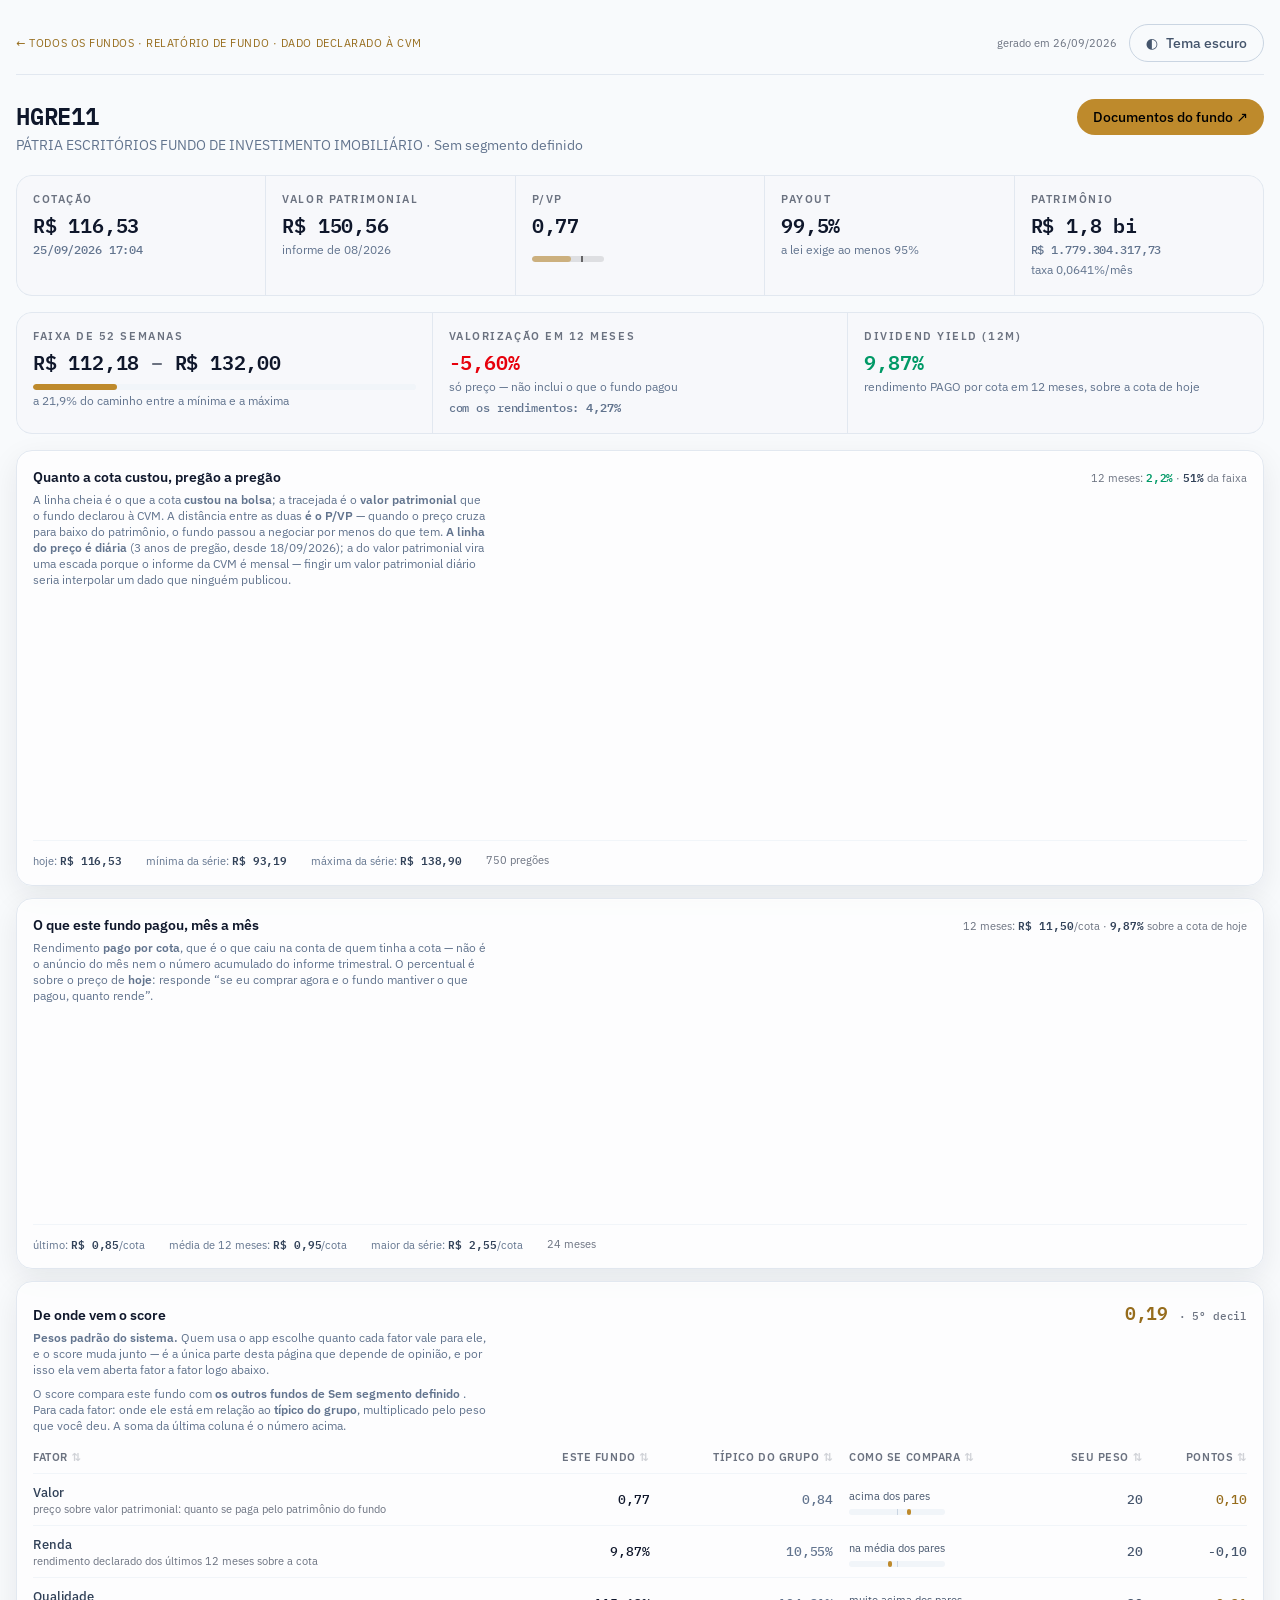
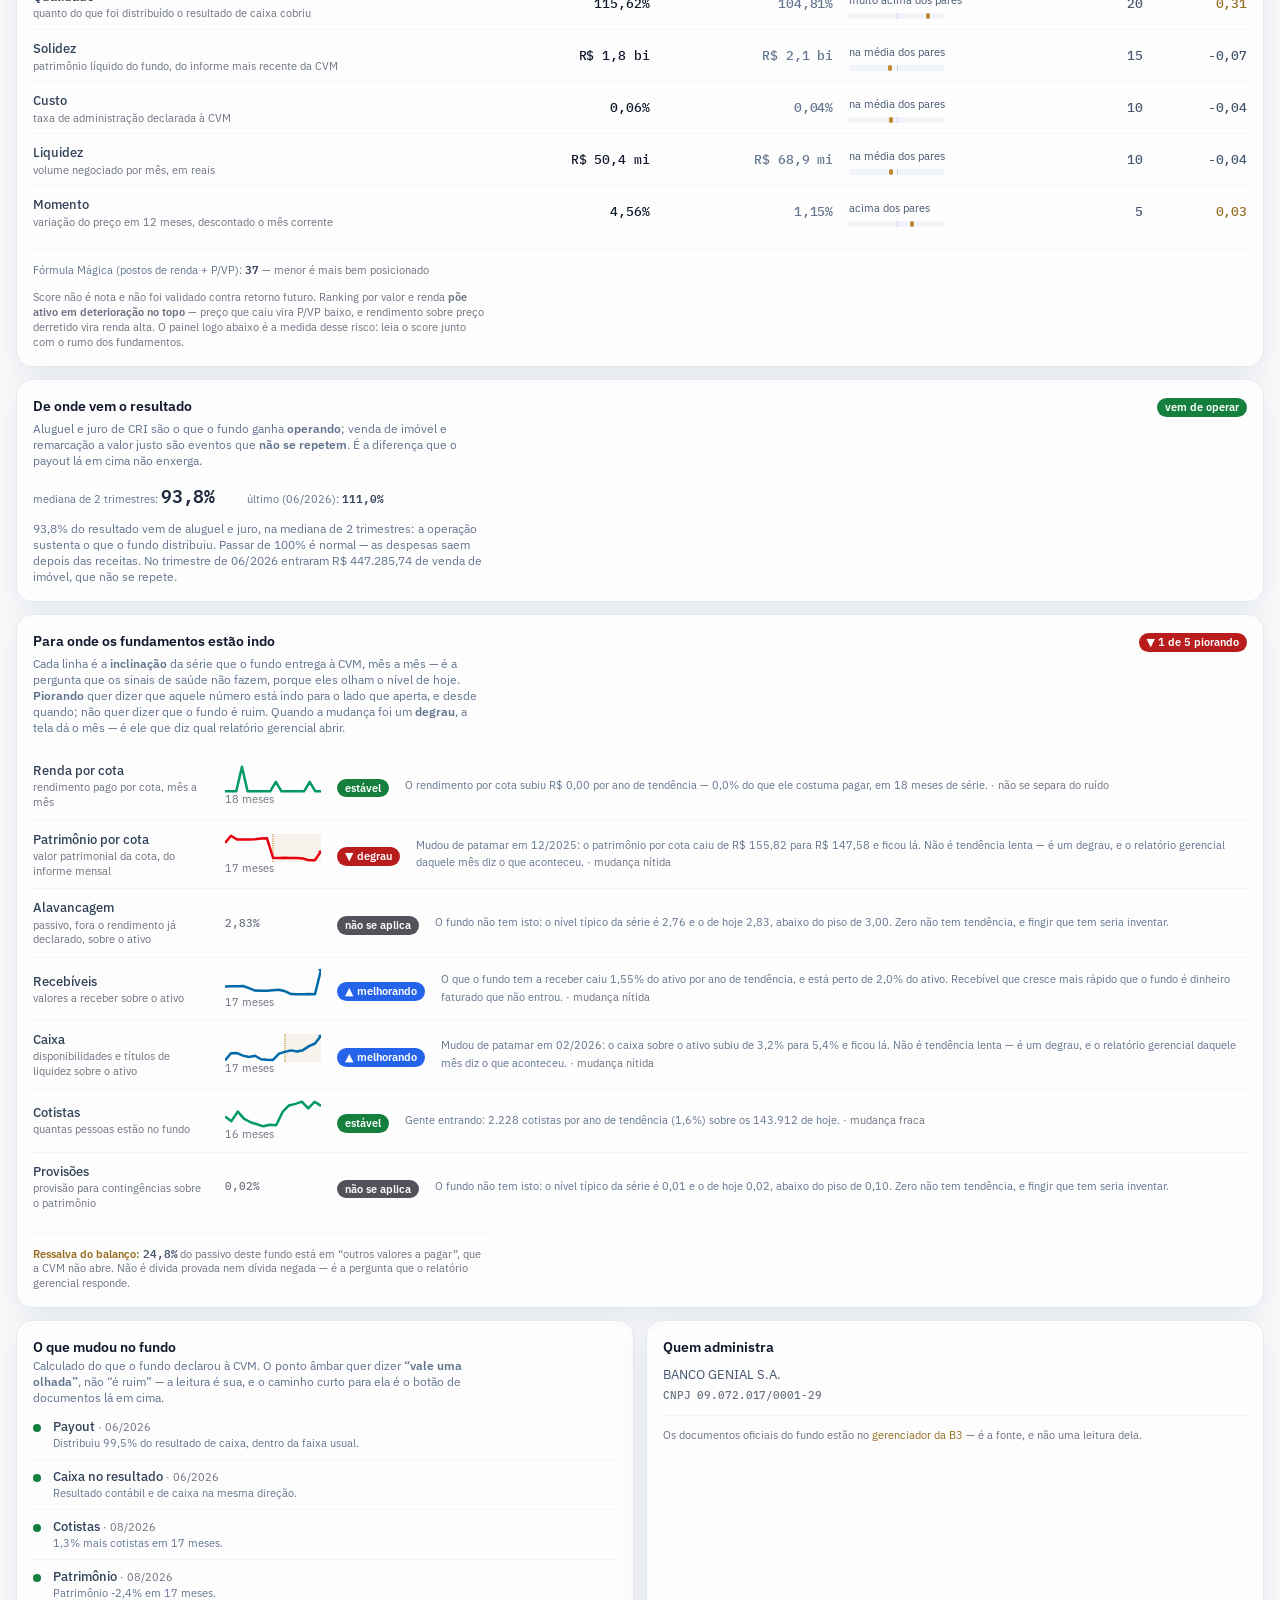
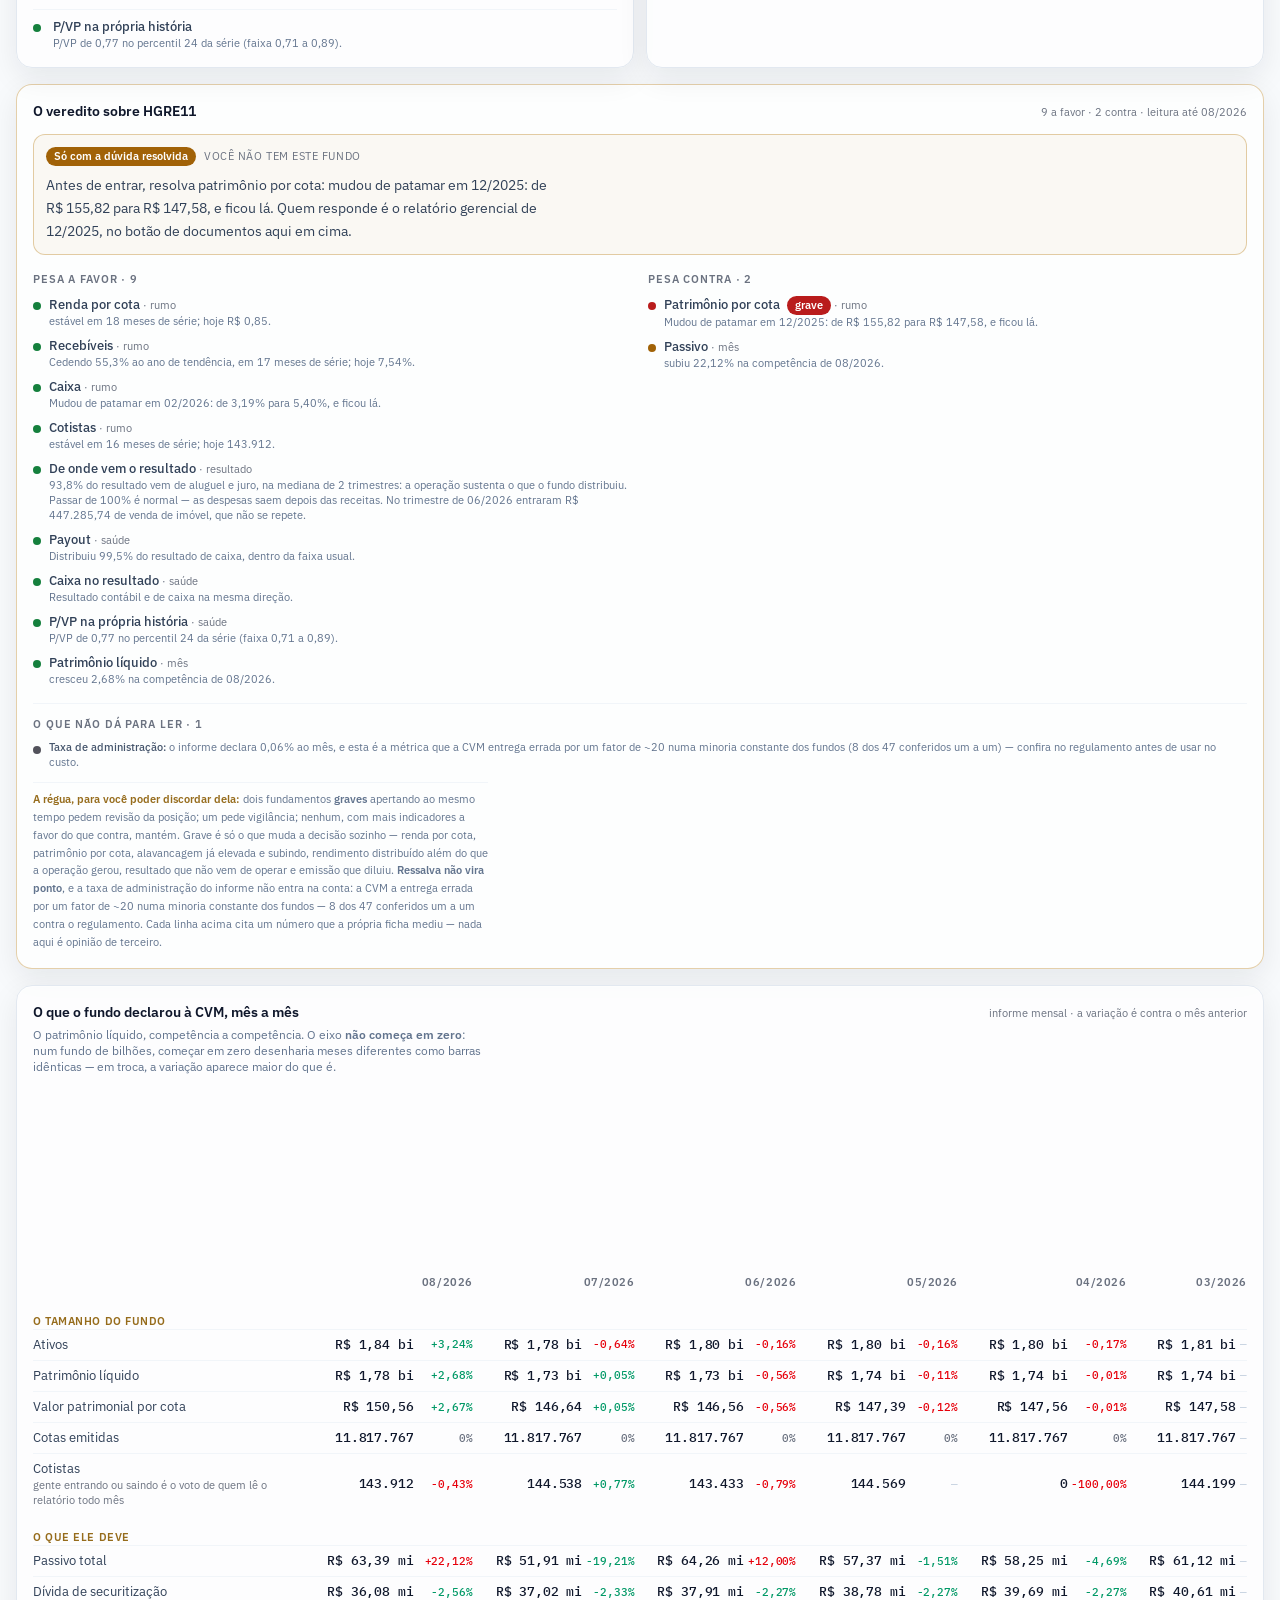
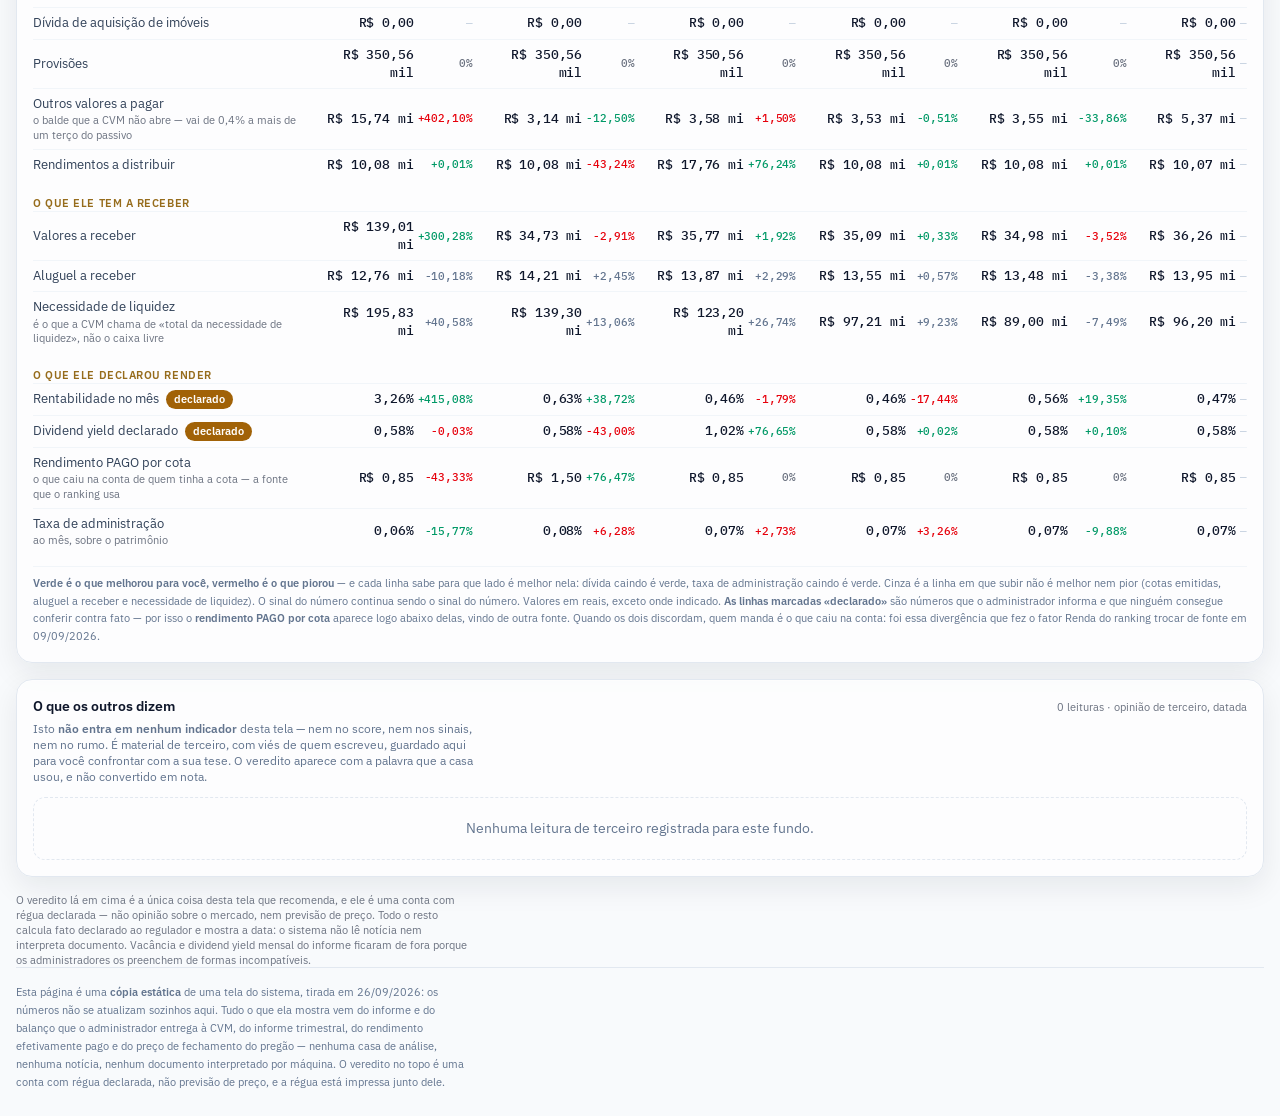
<file: fundo-hgre11.html>
<!doctype html>
<html lang="pt-br" class="">
<head>
  <meta charset="utf-8">
  <meta name="viewport" content="width=device-width, initial-scale=1">
  <title>HGRE11 · relatório do fundo</title>
  <meta name="description" content="HGRE11 — o que o fundo declarou à CVM, mês a mês, com a leitura de cada indicador.">
  
  <link rel="stylesheet" href="assets/app.css">
  
  
<script>
  (function () {
    var gerada = document.documentElement.classList.contains('dark');
    try {
      var salvo = localStorage.getItem('tema');
      var escuro = salvo === 'escuro' ||
        (!salvo && (gerada || window.matchMedia('(prefers-color-scheme: dark)').matches));
      document.documentElement.classList.toggle('dark', escuro);
    } catch (e) {}
    window.alternarTema = function () {
      var escuro = document.documentElement.classList.toggle('dark');
      try { localStorage.setItem('tema', escuro ? 'escuro' : 'claro'); } catch (e) {}
      if (window.Paleta && window.Paleta.repintar) window.Paleta.repintar();
      var rotulo = document.getElementById('rotulo-tema');
      if (rotulo) rotulo.textContent = escuro ? 'Tema claro' : 'Tema escuro';
    };
  })();
</script>

</head>
<body class="bg-slate-50">
  <div class="mx-auto max-w-6xl px-4 py-6">
    <header class="mb-6 flex flex-wrap items-baseline justify-between gap-2 border-b border-slate-200 pb-3 dark:border-white/10">
      <p class="text-rotulo uppercase tracking-wider text-brand-texto">
        <a href="index.html" class="hover:underline">← todos os fundos</a> · 
        Relatório de fundo · dado declarado à CVM
      </p>
      <div class="flex items-center gap-3">
        <span class="text-rotulo text-slate-400">gerado em 26/09/2026</span>
        
<button type="button" onclick="alternarTema()"
        class="btn btn-linha shrink-0"
        aria-label="Alternar entre tema claro e escuro">
  <span aria-hidden="true">◐</span>
  <span id="rotulo-tema" class="ml-1">Tema escuro</span>
</button>
<script>
  // O rótulo nasce dizendo "Tema escuro" para quem abre no claro; se a página já abriu no
  // escuro, ele é corrigido aqui — o script do topo roda antes deste elemento existir.
  (function () {
    var rotulo = document.getElementById('rotulo-tema');
    if (rotulo && document.documentElement.classList.contains('dark')) {
      rotulo.textContent = 'Tema claro';
    }
  })();
</script>

      </div>
    </header>

    



  
  <div class="mb-5 flex flex-wrap items-start justify-between gap-3">
    <div>
      <div class="flex flex-wrap items-baseline gap-3">
        <h1 class="num text-2xl font-semibold text-slate-900">HGRE11</h1>
        
      </div>
      <p class="mt-1 text-sm text-slate-500">
        PÁTRIA ESCRITÓRIOS FUNDO DE INVESTIMENTO IMOBILIÁRIO · Sem segmento definido
      </p>
    </div>
    <div class="flex shrink-0 items-center gap-2">
      
      
      
        <a href="https://fnet.bmfbovespa.com.br/fnet/publico/abrirGerenciadorDocumentosCVM?cnpjFundo=09072017000129" target="_blank" rel="noopener noreferrer" class="btn btn-ouro">
          Documentos do fundo ↗
        </a>
      
    </div>
  </div>

  
  <div class="mb-4 grid gap-px overflow-hidden rounded-2xl border border-slate-200 bg-slate-200 sm:grid-cols-2 lg:grid-cols-5">
    
    <div class="bg-surface p-4">
      <p class="text-rotulo font-semibold uppercase tracking-[0.14em] text-slate-400">Cotação</p>
      <p class="num mt-1 text-xl font-semibold text-slate-900">
        R$ 116,53
      </p>
      
        <p class="card-legenda num">25/09/2026 17:04</p>
      
    </div>
    <div class="bg-surface p-4">
      <p class="text-rotulo font-semibold uppercase tracking-[0.14em] text-slate-400">Valor patrimonial</p>
      <p class="num mt-1 text-xl font-semibold text-slate-900">
        R$ 150,56
      </p>
      <p class="card-legenda">informe de 08/2026</p>
    </div>
    <div class="bg-surface p-4">
      <p class="text-rotulo font-semibold uppercase tracking-[0.14em] text-slate-400">P/VP</p>
      <p class="num mt-1 text-xl font-semibold text-slate-900">0,77</p>
      
      <p class="mt-1.5">
        


  <span class="barra-pvp" title="preço R$ 116,53 · valor patrimonial R$ 150,56 · P/VP 0,77">
    <span class="barra-pvp-trilha">
      <span class="barra-pvp-preco"
            style="width: 53.9%"></span>
      <span class="barra-pvp-marca" style="left: 70%"></span>
    </span>
  </span>


      </p>
    </div>
    <div class="bg-surface p-4">
      <p class="text-rotulo font-semibold uppercase tracking-[0.14em] text-slate-400">Payout</p>
      <p class="num mt-1 text-xl font-semibold text-slate-900">
        99,5%
      </p>
      <p class="card-legenda">a lei exige ao menos 95%</p>
    </div>
    <div class="bg-surface p-4">
      <p class="text-rotulo font-semibold uppercase tracking-[0.14em] text-slate-400">Patrimônio</p>
      
      <p class="num mt-1 text-xl font-semibold text-slate-900">R$ 1,8 bi</p>
      <p class="card-legenda num">R$ 1.779.304.317,73</p>
      <p class="card-legenda">taxa 0,0641%/mês</p>
    </div>
  </div>

  
  
  <div class="mb-4 grid gap-px overflow-hidden rounded-2xl border border-slate-200 bg-slate-200 sm:grid-cols-2 lg:grid-cols-3">
    <div class="bg-surface p-4">
      <p class="text-rotulo font-semibold uppercase tracking-[0.14em] text-slate-400">Faixa de 52 semanas</p>
      
        <p class="num mt-1 text-xl font-semibold text-slate-900">
          R$ 112,18 <span class="text-slate-400">–</span> R$ 132,00
        </p>
        
          
          <div class="mt-2 h-1.5 w-full overflow-hidden rounded-full bg-slate-100 dark:bg-white/5">
            <div class="h-full rounded-full bg-brand" style="width: 21.9%"></div>
          </div>
          <p class="card-legenda">a 21,9% do caminho entre a mínima e a máxima</p>
        
      
    </div>
    <div class="bg-surface p-4">
      <p class="text-rotulo font-semibold uppercase tracking-[0.14em] text-slate-400">Valorização em 12 meses</p>
      
        <p class="num mt-1 text-xl font-semibold text-red-600">
          -5,60%
        </p>
        <p class="card-legenda">só preço — não inclui o que o fundo pagou</p>
        
          <p class="card-legenda num">com os rendimentos: <strong>4,27%</strong></p>
        
      
    </div>
    <div class="bg-surface p-4">
      <p class="text-rotulo font-semibold uppercase tracking-[0.14em] text-slate-400">Dividend yield (12m)</p>
      
        <p class="num mt-1 text-xl font-semibold text-emerald-600">9,87%</p>
        <p class="card-legenda">rendimento PAGO por cota em 12 meses, sobre a cota de hoje</p>
      
    </div>
  </div>

  
  
  
    <div class="card card-soft mb-3 p-4">
      <div class="mb-1 flex flex-wrap items-baseline justify-between gap-2">
        <h2 class="secao-titulo">Quanto a cota custou, pregão a pregão</h2>
        <span class="text-rotulo text-slate-400">
          
            12 meses: <strong class="num text-emerald-600">2,2%</strong>
          
          
            · <strong class="num text-slate-700">51%</strong> da faixa
          
        </span>
      </div>
      <p class="mb-4 max-w-prose text-xs text-slate-500">
        A linha cheia é o que a cota <strong>custou na bolsa</strong>; a tracejada é o
        <strong>valor patrimonial</strong> que o fundo declarou à CVM. A distância entre as duas
        <strong>é o P/VP</strong> — quando o preço cruza para baixo do patrimônio, o fundo passou a
        negociar por menos do que tem.
        <strong>A linha do preço é diária</strong> (3 anos de pregão, desde 18/09/2026);
        a do valor patrimonial vira uma escada porque o informe da CVM é mensal — fingir
        um valor patrimonial diário seria interpolar um dado que ninguém publicou.
      </p>

      <script id="dados-preco" type="application/json">{"rotulos": ["25/09/23", "26/09/23", "27/09/23", "28/09/23", "29/09/23", "02/10/23", "03/10/23", "04/10/23", "05/10/23", "06/10/23", "09/10/23", "10/10/23", "11/10/23", "13/10/23", "16/10/23", "17/10/23", "18/10/23", "19/10/23", "20/10/23", "23/10/23", "24/10/23", "25/10/23", "26/10/23", "27/10/23", "30/10/23", "31/10/23", "01/11/23", "03/11/23", "06/11/23", "07/11/23", "08/11/23", "09/11/23", "10/11/23", "13/11/23", "14/11/23", "16/11/23", "17/11/23", "20/11/23", "21/11/23", "22/11/23", "23/11/23", "24/11/23", "27/11/23", "28/11/23", "29/11/23", "30/11/23", "01/12/23", "04/12/23", "05/12/23", "06/12/23", "07/12/23", "08/12/23", "11/12/23", "12/12/23", "13/12/23", "14/12/23", "15/12/23", "18/12/23", "19/12/23", "20/12/23", "21/12/23", "22/12/23", "26/12/23", "27/12/23", "28/12/23", "02/01/24", "03/01/24", "04/01/24", "05/01/24", "08/01/24", "09/01/24", "10/01/24", "11/01/24", "12/01/24", "15/01/24", "16/01/24", "17/01/24", "18/01/24", "19/01/24", "22/01/24", "23/01/24", "24/01/24", "25/01/24", "26/01/24", "29/01/24", "30/01/24", "31/01/24", "01/02/24", "02/02/24", "05/02/24", "06/02/24", "07/02/24", "08/02/24", "09/02/24", "14/02/24", "15/02/24", "16/02/24", "19/02/24", "20/02/24", "21/02/24", "22/02/24", "23/02/24", "26/02/24", "27/02/24", "28/02/24", "29/02/24", "01/03/24", "04/03/24", "05/03/24", "06/03/24", "07/03/24", "08/03/24", "11/03/24", "12/03/24", "13/03/24", "14/03/24", "15/03/24", "18/03/24", "19/03/24", "20/03/24", "21/03/24", "22/03/24", "25/03/24", "26/03/24", "27/03/24", "28/03/24", "01/04/24", "02/04/24", "03/04/24", "04/04/24", "05/04/24", "08/04/24", "09/04/24", "10/04/24", "11/04/24", "12/04/24", "15/04/24", "16/04/24", "17/04/24", "18/04/24", "19/04/24", "22/04/24", "23/04/24", "24/04/24", "25/04/24", "26/04/24", "29/04/24", "30/04/24", "02/05/24", "03/05/24", "06/05/24", "07/05/24", "08/05/24", "09/05/24", "10/05/24", "13/05/24", "14/05/24", "15/05/24", "16/05/24", "17/05/24", "20/05/24", "21/05/24", "22/05/24", "23/05/24", "24/05/24", "27/05/24", "28/05/24", "29/05/24", "31/05/24", "03/06/24", "04/06/24", "05/06/24", "06/06/24", "07/06/24", "10/06/24", "11/06/24", "12/06/24", "13/06/24", "14/06/24", "17/06/24", "18/06/24", "19/06/24", "20/06/24", "21/06/24", "24/06/24", "25/06/24", "26/06/24", "27/06/24", "28/06/24", "01/07/24", "02/07/24", "03/07/24", "04/07/24", "05/07/24", "08/07/24", "09/07/24", "10/07/24", "11/07/24", "12/07/24", "15/07/24", "16/07/24", "17/07/24", "18/07/24", "19/07/24", "22/07/24", "23/07/24", "24/07/24", "25/07/24", "26/07/24", "29/07/24", "30/07/24", "31/07/24", "01/08/24", "02/08/24", "05/08/24", "06/08/24", "07/08/24", "08/08/24", "09/08/24", "12/08/24", "13/08/24", "14/08/24", "15/08/24", "16/08/24", "19/08/24", "20/08/24", "21/08/24", "22/08/24", "23/08/24", "26/08/24", "27/08/24", "28/08/24", "29/08/24", "30/08/24", "02/09/24", "03/09/24", "04/09/24", "05/09/24", "06/09/24", "09/09/24", "10/09/24", "11/09/24", "12/09/24", "13/09/24", "16/09/24", "17/09/24", "18/09/24", "19/09/24", "20/09/24", "23/09/24", "24/09/24", "25/09/24", "26/09/24", "27/09/24", "30/09/24", "01/10/24", "02/10/24", "03/10/24", "04/10/24", "07/10/24", "08/10/24", "09/10/24", "10/10/24", "11/10/24", "14/10/24", "15/10/24", "16/10/24", "17/10/24", "18/10/24", "21/10/24", "22/10/24", "23/10/24", "24/10/24", "25/10/24", "28/10/24", "29/10/24", "30/10/24", "31/10/24", "01/11/24", "04/11/24", "05/11/24", "06/11/24", "07/11/24", "08/11/24", "11/11/24", "12/11/24", "13/11/24", "14/11/24", "18/11/24", "19/11/24", "21/11/24", "22/11/24", "25/11/24", "26/11/24", "27/11/24", "28/11/24", "29/11/24", "02/12/24", "03/12/24", "04/12/24", "05/12/24", "06/12/24", "09/12/24", "10/12/24", "11/12/24", "12/12/24", "13/12/24", "16/12/24", "17/12/24", "18/12/24", "19/12/24", "20/12/24", "23/12/24", "26/12/24", "27/12/24", "30/12/24", "02/01/25", "03/01/25", "06/01/25", "07/01/25", "08/01/25", "09/01/25", "10/01/25", "13/01/25", "14/01/25", "15/01/25", "16/01/25", "17/01/25", "20/01/25", "21/01/25", "22/01/25", "23/01/25", "24/01/25", "27/01/25", "28/01/25", "29/01/25", "30/01/25", "31/01/25", "03/02/25", "04/02/25", "05/02/25", "06/02/25", "07/02/25", "10/02/25", "11/02/25", "12/02/25", "13/02/25", "14/02/25", "17/02/25", "18/02/25", "19/02/25", "20/02/25", "21/02/25", "24/02/25", "25/02/25", "26/02/25", "27/02/25", "28/02/25", "05/03/25", "06/03/25", "07/03/25", "10/03/25", "11/03/25", "12/03/25", "13/03/25", "14/03/25", "17/03/25", "18/03/25", "19/03/25", "20/03/25", "21/03/25", "24/03/25", "25/03/25", "26/03/25", "27/03/25", "28/03/25", "31/03/25", "01/04/25", "02/04/25", "03/04/25", "04/04/25", "07/04/25", "08/04/25", "09/04/25", "10/04/25", "11/04/25", "14/04/25", "15/04/25", "16/04/25", "17/04/25", "22/04/25", "23/04/25", "24/04/25", "25/04/25", "28/04/25", "29/04/25", "30/04/25", "02/05/25", "05/05/25", "06/05/25", "07/05/25", "08/05/25", "09/05/25", "12/05/25", "13/05/25", "14/05/25", "15/05/25", "16/05/25", "19/05/25", "20/05/25", "21/05/25", "22/05/25", "23/05/25", "26/05/25", "27/05/25", "28/05/25", "29/05/25", "30/05/25", "02/06/25", "03/06/25", "04/06/25", "05/06/25", "06/06/25", "09/06/25", "10/06/25", "11/06/25", "12/06/25", "13/06/25", "16/06/25", "17/06/25", "18/06/25", "20/06/25", "23/06/25", "24/06/25", "25/06/25", "26/06/25", "27/06/25", "30/06/25", "01/07/25", "02/07/25", "03/07/25", "04/07/25", "07/07/25", "08/07/25", "09/07/25", "10/07/25", "11/07/25", "14/07/25", "15/07/25", "16/07/25", "17/07/25", "18/07/25", "21/07/25", "22/07/25", "23/07/25", "24/07/25", "25/07/25", "28/07/25", "29/07/25", "30/07/25", "31/07/25", "01/08/25", "04/08/25", "05/08/25", "06/08/25", "07/08/25", "08/08/25", "11/08/25", "12/08/25", "13/08/25", "14/08/25", "15/08/25", "18/08/25", "19/08/25", "20/08/25", "21/08/25", "22/08/25", "25/08/25", "26/08/25", "27/08/25", "28/08/25", "29/08/25", "01/09/25", "02/09/25", "03/09/25", "04/09/25", "05/09/25", "08/09/25", "09/09/25", "10/09/25", "11/09/25", "12/09/25", "15/09/25", "16/09/25", "17/09/25", "18/09/25", "19/09/25", "22/09/25", "23/09/25", "24/09/25", "25/09/25", "26/09/25", "29/09/25", "30/09/25", "01/10/25", "02/10/25", "03/10/25", "06/10/25", "07/10/25", "08/10/25", "09/10/25", "10/10/25", "13/10/25", "14/10/25", "15/10/25", "16/10/25", "17/10/25", "20/10/25", "21/10/25", "22/10/25", "23/10/25", "24/10/25", "27/10/25", "28/10/25", "29/10/25", "30/10/25", "31/10/25", "03/11/25", "04/11/25", "05/11/25", "06/11/25", "07/11/25", "10/11/25", "11/11/25", "12/11/25", "13/11/25", "14/11/25", "17/11/25", "18/11/25", "19/11/25", "21/11/25", "24/11/25", "25/11/25", "26/11/25", "27/11/25", "28/11/25", "01/12/25", "02/12/25", "03/12/25", "04/12/25", "05/12/25", "08/12/25", "09/12/25", "10/12/25", "11/12/25", "12/12/25", "15/12/25", "16/12/25", "17/12/25", "18/12/25", "19/12/25", "22/12/25", "23/12/25", "26/12/25", "29/12/25", "30/12/25", "02/01/26", "05/01/26", "06/01/26", "07/01/26", "08/01/26", "09/01/26", "12/01/26", "13/01/26", "14/01/26", "15/01/26", "16/01/26", "19/01/26", "20/01/26", "21/01/26", "22/01/26", "23/01/26", "26/01/26", "27/01/26", "28/01/26", "29/01/26", "30/01/26", "02/02/26", "03/02/26", "04/02/26", "05/02/26", "06/02/26", "09/02/26", "10/02/26", "11/02/26", "12/02/26", "13/02/26", "18/02/26", "19/02/26", "20/02/26", "23/02/26", "24/02/26", "25/02/26", "26/02/26", "27/02/26", "02/03/26", "03/03/26", "04/03/26", "05/03/26", "06/03/26", "09/03/26", "10/03/26", "11/03/26", "12/03/26", "13/03/26", "16/03/26", "17/03/26", "18/03/26", "19/03/26", "20/03/26", "23/03/26", "24/03/26", "25/03/26", "26/03/26", "27/03/26", "30/03/26", "31/03/26", "01/04/26", "02/04/26", "06/04/26", "07/04/26", "08/04/26", "09/04/26", "10/04/26", "13/04/26", "14/04/26", "15/04/26", "16/04/26", "17/04/26", "20/04/26", "22/04/26", "23/04/26", "24/04/26", "27/04/26", "28/04/26", "29/04/26", "30/04/26", "04/05/26", "05/05/26", "06/05/26", "07/05/26", "08/05/26", "11/05/26", "12/05/26", "13/05/26", "14/05/26", "15/05/26", "18/05/26", "19/05/26", "20/05/26", "21/05/26", "22/05/26", "25/05/26", "26/05/26", "27/05/26", "28/05/26", "29/05/26", "01/06/26", "02/06/26", "03/06/26", "05/06/26", "08/06/26", "09/06/26", "10/06/26", "11/06/26", "12/06/26", "15/06/26", "16/06/26", "17/06/26", "18/06/26", "19/06/26", "22/06/26", "23/06/26", "24/06/26", "25/06/26", "26/06/26", "29/06/26", "30/06/26", "01/07/26", "02/07/26", "03/07/26", "06/07/26", "07/07/26", "08/07/26", "09/07/26", "10/07/26", "13/07/26", "14/07/26", "15/07/26", "16/07/26", "17/07/26", "20/07/26", "21/07/26", "22/07/26", "23/07/26", "24/07/26", "27/07/26", "28/07/26", "29/07/26", "30/07/26", "31/07/26", "03/08/26", "04/08/26", "05/08/26", "06/08/26", "07/08/26", "10/08/26", "11/08/26", "12/08/26", "13/08/26", "14/08/26", "17/08/26", "18/08/26", "19/08/26", "20/08/26", "21/08/26", "24/08/26", "25/08/26", "26/08/26", "27/08/26", "28/08/26", "31/08/26", "01/09/26", "02/09/26", "03/09/26", "04/09/26", "08/09/26", "09/09/26", "10/09/26", "11/09/26", "14/09/26", "15/09/26", "16/09/26", "17/09/26", "18/09/26", "21/09/26", "22/09/26", "23/09/26", "24/09/26", "25/09/26"], "precos": [138.9, 136.81, 132.15, 132.99, 135.88, 133.81, 133.75, 131.7, 131.62, 128.5, 127.84, 128.59, 128.0, 128.36, 128.12, 128.2, 127.97, 127.49, 126.12, 124.63, 123.0, 122.46, 122.97, 123.86, 124.45, 122.75, 123.48, 124.0, 124.6, 128.5, 128.41, 128.13, 125.4, 125.44, 126.3, 128.97, 132.5, 132.2, 132.3, 128.8, 129.25, 128.03, 129.0, 128.63, 127.53, 130.19, 129.39, 129.0, 129.02, 129.28, 128.97, 131.3, 129.82, 128.0, 127.7, 127.87, 128.01, 127.78, 128.67, 128.45, 130.8, 132.0, 133.83, 134.79, 133.13, 131.1, 131.69, 131.69, 131.0, 133.55, 133.6, 134.35, 134.59, 134.97, 134.98, 134.0, 134.18, 132.66, 133.96, 134.22, 134.12, 132.95, 132.8, 133.13, 131.6, 132.62, 133.45, 131.8, 131.8, 131.5, 131.54, 132.89, 132.19, 132.18, 131.36, 132.1, 131.8, 131.75, 130.4, 129.52, 129.29, 129.48, 128.0, 127.0, 127.83, 130.43, 128.55, 127.93, 128.13, 128.4, 128.14, 129.85, 129.47, 129.29, 128.8, 128.48, 129.26, 129.35, 128.88, 128.69, 128.79, 129.4, 129.35, 128.23, 129.11, 130.48, 131.0, 129.5, 129.2, 130.3, 130.05, 130.2, 129.83, 129.03, 128.99, 129.0, 128.8, 128.62, 127.77, 127.56, 127.14, 125.97, 125.35, 124.6, 123.49, 124.32, 125.5, 124.19, 123.34, 123.7, 123.7, 122.7, 123.5, 123.5, 126.65, 123.34, 122.24, 123.17, 122.75, 122.97, 122.68, 120.75, 119.75, 119.59, 118.59, 118.64, 118.1, 117.75, 118.1, 116.0, 116.72, 116.14, 116.15, 116.0, 115.3, 114.8, 112.8, 111.8, 113.59, 113.51, 113.52, 114.5, 116.51, 115.9, 115.62, 115.9, 116.19, 117.97, 119.35, 116.05, 114.57, 115.26, 115.9, 114.34, 114.23, 114.19, 114.08, 113.85, 114.95, 116.89, 117.3, 116.89, 117.1, 117.49, 117.36, 117.6, 117.5, 117.45, 117.47, 117.29, 117.88, 117.01, 115.3, 115.53, 114.72, 114.19, 113.65, 112.98, 113.49, 113.0, 113.1, 113.69, 114.85, 115.99, 114.98, 115.1, 114.66, 114.53, 114.07, 113.99, 113.3, 113.16, 113.46, 113.79, 111.97, 111.89, 112.23, 111.69, 111.79, 110.5, 110.1, 109.99, 109.75, 109.6, 108.78, 107.58, 108.41, 106.07, 104.67, 103.43, 102.89, 102.56, 103.18, 104.89, 104.41, 102.56, 103.19, 103.14, 103.58, 103.83, 103.41, 102.7, 105.85, 104.8, 104.1, 105.1, 105.35, 104.55, 104.43, 104.28, 104.0, 103.46, 103.15, 104.35, 106.4, 106.65, 107.0, 106.11, 105.0, 103.59, 103.0, 102.5, 102.39, 103.99, 102.8, 102.84, 102.66, 103.49, 102.55, 102.4, 102.61, 103.99, 105.7, 105.19, 104.25, 102.58, 102.3, 100.11, 99.5, 96.93, 93.5, 98.41, 97.99, 95.03, 94.75, 96.0, 98.69, 98.5, 96.42, 94.9, 95.0, 99.98, 101.95, 103.82, 104.9, 103.6, 101.05, 101.2, 100.14, 99.94, 97.9, 98.52, 97.34, 95.9, 96.5, 100.46, 99.21, 98.6, 98.08, 98.0, 97.01, 96.08, 95.78, 96.09, 93.19, 94.07, 97.0, 99.05, 95.0, 95.38, 95.42, 94.63, 95.49, 94.99, 94.71, 95.0, 94.86, 95.16, 97.95, 97.63, 97.84, 98.4, 101.0, 100.85, 102.45, 102.2, 101.76, 101.98, 101.0, 102.5, 102.18, 100.51, 99.9, 100.01, 100.76, 103.11, 103.3, 106.9, 107.24, 106.49, 104.12, 105.18, 104.72, 105.86, 107.28, 109.88, 111.26, 112.13, 111.97, 111.26, 110.84, 109.25, 108.6, 109.4, 108.97, 109.3, 110.36, 109.18, 110.35, 112.99, 114.49, 116.7, 116.29, 118.99, 118.03, 119.0, 118.72, 116.02, 112.5, 110.51, 112.21, 112.25, 112.32, 113.99, 112.88, 112.71, 113.13, 114.42, 115.0, 114.16, 112.24, 112.27, 112.39, 112.62, 113.29, 113.6, 113.3, 114.99, 112.63, 115.55, 114.45, 114.0, 113.05, 112.23, 112.89, 113.04, 111.45, 113.61, 114.19, 114.57, 115.1, 117.1, 116.09, 115.83, 116.06, 116.85, 119.3, 119.91, 113.5, 116.1, 116.47, 115.84, 116.68, 115.71, 115.35, 115.5, 116.3, 115.3, 116.49, 117.0, 117.0, 116.7, 114.45, 115.41, 114.9, 114.99, 114.9, 114.33, 113.8, 110.7, 111.2, 108.1, 108.34, 108.24, 108.2, 107.84, 107.71, 107.99, 107.62, 108.25, 110.1, 109.61, 110.22, 110.9, 109.47, 110.69, 110.29, 110.58, 110.2, 112.34, 111.54, 113.3, 112.8, 111.8, 114.2, 114.56, 115.48, 115.85, 115.79, 115.85, 115.3, 115.81, 116.4, 116.44, 116.92, 117.68, 116.9, 116.7, 119.1, 119.61, 119.23, 121.8, 122.71, 123.44, 120.58, 118.67, 118.84, 118.24, 117.63, 116.92, 116.76, 116.56, 116.13, 116.4, 116.8, 116.8, 116.49, 115.99, 114.98, 114.51, 115.15, 113.7, 116.52, 115.79, 117.0, 116.89, 116.87, 117.59, 118.81, 117.41, 117.99, 118.53, 118.02, 117.8, 117.71, 117.58, 119.15, 117.85, 118.0, 118.59, 118.4, 118.85, 119.4, 118.66, 119.45, 119.75, 120.99, 120.02, 121.25, 122.9, 122.99, 123.35, 122.86, 122.91, 123.48, 124.04, 124.04, 124.93, 125.25, 125.19, 124.01, 124.76, 124.99, 126.5, 126.2, 124.01, 123.34, 123.17, 124.5, 124.21, 124.2, 124.11, 124.3, 124.0, 124.3, 124.22, 124.4, 124.22, 123.99, 124.0, 124.6, 126.81, 126.92, 127.08, 128.49, 126.72, 124.04, 123.65, 124.59, 124.6, 126.49, 126.05, 125.19, 124.95, 125.07, 124.36, 124.58, 123.41, 123.53, 124.98, 125.8, 125.66, 128.32, 129.67, 131.11, 130.65, 129.9, 130.5, 131.08, 130.63, 129.81, 129.65, 129.29, 128.32, 127.17, 125.5, 125.8, 125.55, 125.15, 125.12, 124.94, 124.69, 124.79, 123.5, 122.8, 121.8, 120.5, 119.58, 121.69, 123.12, 124.11, 124.18, 124.64, 124.57, 124.99, 123.93, 124.2, 125.84, 126.59, 126.68, 127.48, 125.45, 125.55, 126.72, 128.58, 130.11, 130.52, 128.2, 128.64, 130.38, 130.43, 131.55, 129.68, 128.86, 127.68, 128.65, 130.1, 128.81, 127.8, 128.0, 127.86, 129.45, 129.4, 130.89, 130.79, 130.35, 130.02, 129.39, 128.9, 126.34, 126.97, 125.28, 124.3, 120.02, 123.94, 123.02, 125.46, 124.96, 124.27, 124.75, 126.45, 125.41, 126.02, 126.68, 127.35, 127.27, 129.43, 128.98, 125.62, 125.19, 126.87, 123.7, 122.3, 120.19, 121.94, 125.19, 122.4, 122.3, 123.05, 122.88, 123.6, 122.82, 121.84, 120.96, 119.83, 118.59, 119.14, 120.23, 117.8, 118.52, 119.8, 116.22, 116.94, 117.06, 116.76, 117.3, 116.27, 114.36, 116.01, 114.95, 114.95, 112.45, 114.67, 114.76, 113.76, 115.42, 116.61, 118.46, 113.5, 115.62, 116.4, 118.47, 115.81, 118.4, 119.15, 117.15, 115.42, 113.97, 114.69, 113.69, 114.46, 115.4, 115.99, 115.99, 116.0, 116.6, 115.1, 114.5, 115.1, 116.53], "patrimoniais": [null, null, null, null, null, null, null, null, null, null, null, null, null, null, null, null, null, null, null, null, null, null, null, null, null, null, null, null, null, null, null, null, null, null, null, null, null, null, null, null, null, null, null, null, null, null, null, null, null, null, null, null, null, null, null, null, null, null, null, null, null, null, null, null, null, 153.25, 153.25, 153.25, 153.25, 153.25, 153.25, 153.25, 153.25, 153.25, 153.25, 153.25, 153.25, 153.25, 153.25, 153.25, 153.25, 153.25, 153.25, 153.25, 153.25, 153.25, 153.25, 153.1, 153.1, 153.1, 153.1, 153.1, 153.1, 153.1, 153.1, 153.1, 153.1, 153.1, 153.1, 153.1, 153.1, 153.1, 153.1, 153.1, 153.1, 153.1, 153.52, 153.52, 153.52, 153.52, 153.52, 153.52, 153.52, 153.52, 153.52, 153.52, 153.52, 153.52, 153.52, 153.52, 153.52, 153.52, 153.52, 153.52, 153.52, 153.52, 153.32, 153.32, 153.32, 153.32, 153.32, 153.32, 153.32, 153.32, 153.32, 153.32, 153.32, 153.32, 153.32, 153.32, 153.32, 153.32, 153.32, 153.32, 153.32, 153.32, 153.32, 153.32, 153.14, 153.14, 153.14, 153.14, 153.14, 153.14, 153.14, 153.14, 153.14, 153.14, 153.14, 153.14, 153.14, 153.14, 153.14, 153.14, 153.14, 153.14, 153.14, 153.14, 153.14, 152.29, 152.29, 152.29, 152.29, 152.29, 152.29, 152.29, 152.29, 152.29, 152.29, 152.29, 152.29, 152.29, 152.29, 152.29, 152.29, 152.29, 152.29, 152.29, 152.29, 152.22, 152.22, 152.22, 152.22, 152.22, 152.22, 152.22, 152.22, 152.22, 152.22, 152.22, 152.22, 152.22, 152.22, 152.22, 152.22, 152.22, 152.22, 152.22, 152.22, 152.22, 152.22, 152.22, 152.37, 152.37, 152.37, 152.37, 152.37, 152.37, 152.37, 152.37, 152.37, 152.37, 152.37, 152.37, 152.37, 152.37, 152.37, 152.37, 152.37, 152.37, 152.37, 152.37, 152.37, 152.37, 152.22, 152.22, 152.22, 152.22, 152.22, 152.22, 152.22, 152.22, 152.22, 152.22, 152.22, 152.22, 152.22, 152.22, 152.22, 152.22, 152.22, 152.22, 152.22, 152.22, 152.22, 152.18, 152.18, 152.18, 152.18, 152.18, 152.18, 152.18, 152.18, 152.18, 152.18, 152.18, 152.18, 152.18, 152.18, 152.18, 152.18, 152.18, 152.18, 152.18, 152.18, 152.18, 152.18, 152.18, 153.12, 153.12, 153.12, 153.12, 153.12, 153.12, 153.12, 153.12, 153.12, 153.12, 153.12, 153.12, 153.12, 153.12, 153.12, 153.12, 153.12, 153.12, 153.12, 154.45, 154.45, 154.45, 154.45, 154.45, 154.45, 154.45, 154.45, 154.45, 154.45, 154.45, 154.45, 154.45, 154.45, 154.45, 154.45, 154.45, 154.45, 154.45, 154.16, 154.16, 154.16, 154.16, 154.16, 154.16, 154.16, 154.16, 154.16, 154.16, 154.16, 154.16, 154.16, 154.16, 154.16, 154.16, 154.16, 154.16, 154.16, 154.16, 154.16, 154.16, 154.34, 154.34, 154.34, 154.34, 154.34, 154.34, 154.34, 154.34, 154.34, 154.34, 154.34, 154.34, 154.34, 154.34, 154.34, 154.34, 154.34, 154.34, 154.34, 154.34, 154.21, 154.21, 154.21, 154.21, 154.21, 154.21, 154.21, 154.21, 154.21, 154.21, 154.21, 154.21, 154.21, 154.21, 154.21, 154.21, 154.21, 154.21, 154.21, 154.27, 154.27, 154.27, 154.27, 154.27, 154.27, 154.27, 154.27, 154.27, 154.27, 154.27, 154.27, 154.27, 154.27, 154.27, 154.27, 154.27, 154.27, 154.27, 154.27, 157.43, 157.43, 157.43, 157.43, 157.43, 157.43, 157.43, 157.43, 157.43, 157.43, 157.43, 157.43, 157.43, 157.43, 157.43, 157.43, 157.43, 157.43, 157.43, 157.43, 157.43, 155.74, 155.74, 155.74, 155.74, 155.74, 155.74, 155.74, 155.74, 155.74, 155.74, 155.74, 155.74, 155.74, 155.74, 155.74, 155.74, 155.74, 155.74, 155.74, 155.74, 155.79, 155.79, 155.79, 155.79, 155.79, 155.79, 155.79, 155.79, 155.79, 155.79, 155.79, 155.79, 155.79, 155.79, 155.79, 155.79, 155.79, 155.79, 155.79, 155.79, 155.79, 155.79, 155.79, 155.73, 155.73, 155.73, 155.73, 155.73, 155.73, 155.73, 155.73, 155.73, 155.73, 155.73, 155.73, 155.73, 155.73, 155.73, 155.73, 155.73, 155.73, 155.73, 155.73, 155.73, 155.84, 155.84, 155.84, 155.84, 155.84, 155.84, 155.84, 155.84, 155.84, 155.84, 155.84, 155.84, 155.84, 155.84, 155.84, 155.84, 155.84, 155.84, 155.84, 155.84, 155.84, 155.84, 156.14, 156.14, 156.14, 156.14, 156.14, 156.14, 156.14, 156.14, 156.14, 156.14, 156.14, 156.14, 156.14, 156.14, 156.14, 156.14, 156.14, 156.14, 156.14, 156.14, 156.14, 156.14, 156.14, 156.26, 156.26, 156.26, 156.26, 156.26, 156.26, 156.26, 156.26, 156.26, 156.26, 156.26, 156.26, 156.26, 156.26, 156.26, 156.26, 156.26, 156.26, 156.26, 147.73, 147.73, 147.73, 147.73, 147.73, 147.73, 147.73, 147.73, 147.73, 147.73, 147.73, 147.73, 147.73, 147.73, 147.73, 147.73, 147.73, 147.73, 147.73, 147.73, 147.63, 147.63, 147.63, 147.63, 147.63, 147.63, 147.63, 147.63, 147.63, 147.63, 147.63, 147.63, 147.63, 147.63, 147.63, 147.63, 147.63, 147.63, 147.63, 147.63, 147.63, 147.73, 147.73, 147.73, 147.73, 147.73, 147.73, 147.73, 147.73, 147.73, 147.73, 147.73, 147.73, 147.73, 147.73, 147.73, 147.73, 147.73, 147.73, 147.58, 147.58, 147.58, 147.58, 147.58, 147.58, 147.58, 147.58, 147.58, 147.58, 147.58, 147.58, 147.58, 147.58, 147.58, 147.58, 147.58, 147.58, 147.58, 147.58, 147.58, 147.58, 147.56, 147.56, 147.56, 147.56, 147.56, 147.56, 147.56, 147.56, 147.56, 147.56, 147.56, 147.56, 147.56, 147.56, 147.56, 147.56, 147.56, 147.56, 147.56, 147.56, 147.39, 147.39, 147.39, 147.39, 147.39, 147.39, 147.39, 147.39, 147.39, 147.39, 147.39, 147.39, 147.39, 147.39, 147.39, 147.39, 147.39, 147.39, 147.39, 147.39, 146.56, 146.56, 146.56, 146.56, 146.56, 146.56, 146.56, 146.56, 146.56, 146.56, 146.56, 146.56, 146.56, 146.56, 146.56, 146.56, 146.56, 146.56, 146.56, 146.56, 146.56, 146.64, 146.64, 146.64, 146.64, 146.64, 146.64, 146.64, 146.64, 146.64, 146.64, 146.64, 146.64, 146.64, 146.64, 146.64, 146.64, 146.64, 146.64, 146.64, 146.64, 146.64, 146.64, 146.64, 150.56, 150.56, 150.56, 150.56, 150.56, 150.56, 150.56, 150.56, 150.56, 150.56, 150.56, 150.56, 150.56, 150.56, 150.56, 150.56, 150.56, 150.56, 150.56, 150.56, 150.56, null, null, null, null, null, null, null, null, null, null, null, null, null, null, null, null, null, null]}</script>
      <div class="h-56"><canvas id="grafico-preco" aria-label="Preço da cota pregão a pregão e valor patrimonial mês a mês"></canvas></div>

      <div class="mt-3 flex flex-wrap gap-x-6 gap-y-1 border-t border-slate-100 pt-3 text-rotulo text-slate-500 dark:border-white/10">
        <span>hoje: <strong class="num text-slate-700">R$ 116,53</strong></span>
        <span>mínima da série: <strong class="num text-slate-700">R$ 93,19</strong></span>
        <span>máxima da série: <strong class="num text-slate-700">R$ 138,90</strong></span>
        <span class="text-slate-400">750 pregões</span>
      </div>
    </div>
  

  
  
    <div class="card card-soft mb-3 p-4">
      <div class="mb-1 flex flex-wrap items-baseline justify-between gap-2">
        <h2 class="secao-titulo">O que este fundo pagou, mês a mês</h2>
        
          <span class="text-rotulo text-slate-400">
            12 meses: <strong class="num text-slate-700">R$ 11,50</strong>/cota
            · <strong class="num text-slate-700">9,87%</strong> sobre a cota de hoje
          </span>
        
      </div>
      <p class="mb-4 max-w-prose text-xs text-slate-500">
        Rendimento <strong>pago por cota</strong>, que é o que caiu na conta de quem tinha a
        cota — não é o anúncio do mês nem o número acumulado do informe trimestral. O
        percentual é sobre o preço de <strong>hoje</strong>: responde “se eu comprar agora e o
        fundo mantiver o que pagou, quanto rende”.
      </p>

      <script id="dados-proventos" type="application/json">{"rotulos": ["10/24", "11/24", "12/24", "01/25", "02/25", "03/25", "04/25", "05/25", "06/25", "07/25", "08/25", "09/25", "10/25", "11/25", "12/25", "01/26", "02/26", "03/26", "04/26", "05/26", "06/26", "07/26", "08/26", "09/26"], "valores": [0.78, 0.78, 0.78, 0.78, 0.85, 0.85, 0.85, 0.85, 0.85, 2.55, 0.85, 0.85, 0.85, 0.85, 0.85, 1.5, 0.85, 0.85, 0.85, 0.85, 0.85, 1.5, 0.85, 0.85]}</script>
      <div class="h-48"><canvas id="grafico-proventos" aria-label="Rendimento pago por cota, mês a mês"></canvas></div>

      <div class="mt-3 flex flex-wrap gap-x-6 gap-y-1 border-t border-slate-100 pt-3 text-rotulo text-slate-500 dark:border-white/10">
        <span>último: <strong class="num text-slate-700">R$ 0,85</strong>/cota</span>
        <span>média de 12 meses: <strong class="num text-slate-700">R$ 0,95</strong>/cota</span>
        <span>maior da série: <strong class="num text-slate-700">R$ 2,55</strong>/cota</span>
        <span class="text-slate-400">24 meses</span>
      </div>
    </div>
  

  
  
    <div class="card card-soft mb-3 p-4">
      <div class="mb-1 flex flex-wrap items-baseline justify-between gap-2">
        <h2 class="secao-titulo">De onde vem o score</h2>
        <span class="num text-lg font-semibold text-brand-texto">
          0,19
          <span class="text-rotulo font-normal text-slate-400">· 5º decil</span>
        </span>
      </div>
      
        <p class="mb-2 max-w-prose text-xs text-slate-500">
          <strong>Pesos padrão do sistema.</strong> Quem usa o app escolhe quanto cada fator vale
          para ele, e o score muda junto — é a única parte desta página que depende de opinião,
          e por isso ela vem aberta fator a fator logo abaixo.
        </p>
      
      <p class="mb-4 max-w-prose text-xs text-slate-500">
        O score compara este fundo com
        
          <strong>os outros fundos de Sem segmento definido</strong>
        . Para cada fator: onde ele está em relação ao <strong>típico do grupo</strong>,
        multiplicado pelo peso que você deu. A soma da última coluna é o número acima.
      </p>

      <div class="-mx-4 overflow-x-auto px-4">
        <table class="w-full text-sm" data-ordenavel>
          <thead>
            <tr class="text-rotulo uppercase tracking-wider text-slate-400">
              <th class="pb-2 text-left font-semibold" data-ordem-tipo="texto">Fator</th>
              <th class="pb-2 pl-4 text-right font-semibold">Este fundo</th>
              <th class="pb-2 pl-4 text-right font-semibold">Típico do grupo</th>
              <th class="pb-2 pl-4 text-left font-semibold" data-ordem-tipo="texto">Como se compara</th>
              <th class="pb-2 pl-4 text-right font-semibold">Seu peso</th>
              <th class="pb-2 pl-4 text-right font-semibold">Pontos</th>
            </tr>
          </thead>
          <tbody>
            
              <tr class="border-t border-slate-100 dark:border-white/5">
                <td class="py-2 text-left" data-ordem="Valor">
                  <span class="text-dado font-medium text-slate-700">Valor</span>
                  <span class="block text-rotulo text-slate-400">preço sobre valor patrimonial: quanto se paga pelo patrimônio do fundo</span>
                </td>
                <td class="num py-2 pl-4 text-right text-dado text-slate-900"
                    data-ordem="0.77">0,77</td>
                <td class="num py-2 pl-4 text-right text-dado text-slate-500"
                    data-ordem="0.84">0,84</td>
                
                <td class="py-2 pl-4 text-left" data-ordem="0.5246039240373517993914594481">
                  
                    <span class="text-rotulo text-slate-600">acima dos pares</span>
                    <span class="mt-1 flex h-1.5 w-24 overflow-hidden rounded bg-slate-100 dark:bg-white/5" aria-hidden="true">
                      <span class="flex-1 border-r border-slate-300 dark:border-white/20"></span>
                      <span class="flex-1"></span>
                    </span>
                    <span class="relative -mt-1.5 block h-1.5 w-24" aria-hidden="true">
                      <span class="absolute top-0 h-1.5 w-1 rounded bg-brand"
                            style="left: 60.5%"></span>
                    </span>
                  
                </td>
                <td class="num py-2 pl-4 text-right text-dado text-slate-600" data-ordem="20">
                  20
                  
                </td>
                <td class="num py-2 pl-4 text-right text-dado font-medium text-brand-texto"
                    data-ordem="0.10">0,10</td>
              </tr>
            
              <tr class="border-t border-slate-100 dark:border-white/5">
                <td class="py-2 text-left" data-ordem="Renda">
                  <span class="text-dado font-medium text-slate-700">Renda</span>
                  <span class="block text-rotulo text-slate-400">rendimento declarado dos últimos 12 meses sobre a cota</span>
                </td>
                <td class="num py-2 pl-4 text-right text-dado text-slate-900"
                    data-ordem="9.87">9,87%</td>
                <td class="num py-2 pl-4 text-right text-dado text-slate-500"
                    data-ordem="10.55">10,55%</td>
                
                <td class="py-2 pl-4 text-left" data-ordem="-0.4827933857306154905677792214">
                  
                    <span class="text-rotulo text-slate-600">na média dos pares</span>
                    <span class="mt-1 flex h-1.5 w-24 overflow-hidden rounded bg-slate-100 dark:bg-white/5" aria-hidden="true">
                      <span class="flex-1 border-r border-slate-300 dark:border-white/20"></span>
                      <span class="flex-1"></span>
                    </span>
                    <span class="relative -mt-1.5 block h-1.5 w-24" aria-hidden="true">
                      <span class="absolute top-0 h-1.5 w-1 rounded bg-brand"
                            style="left: 40.3%"></span>
                    </span>
                  
                </td>
                <td class="num py-2 pl-4 text-right text-dado text-slate-600" data-ordem="20">
                  20
                  
                </td>
                <td class="num py-2 pl-4 text-right text-dado font-medium text-slate-600"
                    data-ordem="-0.10">-0,10</td>
              </tr>
            
              <tr class="border-t border-slate-100 dark:border-white/5">
                <td class="py-2 text-left" data-ordem="Qualidade">
                  <span class="text-dado font-medium text-slate-700">Qualidade</span>
                  <span class="block text-rotulo text-slate-400">quanto do que foi distribuído o resultado de caixa cobriu</span>
                </td>
                <td class="num py-2 pl-4 text-right text-dado text-slate-900"
                    data-ordem="115.62">115,62%</td>
                <td class="num py-2 pl-4 text-right text-dado text-slate-500"
                    data-ordem="104.81">104,81%</td>
                
                <td class="py-2 pl-4 text-left" data-ordem="1.525365085761923388009416907">
                  
                    <span class="text-rotulo text-slate-600">muito acima dos pares</span>
                    <span class="mt-1 flex h-1.5 w-24 overflow-hidden rounded bg-slate-100 dark:bg-white/5" aria-hidden="true">
                      <span class="flex-1 border-r border-slate-300 dark:border-white/20"></span>
                      <span class="flex-1"></span>
                    </span>
                    <span class="relative -mt-1.5 block h-1.5 w-24" aria-hidden="true">
                      <span class="absolute top-0 h-1.5 w-1 rounded bg-brand"
                            style="left: 80.5%"></span>
                    </span>
                  
                </td>
                <td class="num py-2 pl-4 text-right text-dado text-slate-600" data-ordem="20">
                  20
                  
                </td>
                <td class="num py-2 pl-4 text-right text-dado font-medium text-brand-texto"
                    data-ordem="0.31">0,31</td>
              </tr>
            
              <tr class="border-t border-slate-100 dark:border-white/5">
                <td class="py-2 text-left" data-ordem="Solidez">
                  <span class="text-dado font-medium text-slate-700">Solidez</span>
                  <span class="block text-rotulo text-slate-400">patrimônio líquido do fundo, do informe mais recente da CVM</span>
                </td>
                <td class="num py-2 pl-4 text-right text-dado text-slate-900"
                    data-ordem="177930431773">R$ 1,8 bi</td>
                <td class="num py-2 pl-4 text-right text-dado text-slate-500"
                    data-ordem="211021855313">R$ 2,1 bi</td>
                
                <td class="py-2 pl-4 text-left" data-ordem="-0.4805926596384658311124014634">
                  
                    <span class="text-rotulo text-slate-600">na média dos pares</span>
                    <span class="mt-1 flex h-1.5 w-24 overflow-hidden rounded bg-slate-100 dark:bg-white/5" aria-hidden="true">
                      <span class="flex-1 border-r border-slate-300 dark:border-white/20"></span>
                      <span class="flex-1"></span>
                    </span>
                    <span class="relative -mt-1.5 block h-1.5 w-24" aria-hidden="true">
                      <span class="absolute top-0 h-1.5 w-1 rounded bg-brand"
                            style="left: 40.4%"></span>
                    </span>
                  
                </td>
                <td class="num py-2 pl-4 text-right text-dado text-slate-600" data-ordem="15">
                  15
                  
                </td>
                <td class="num py-2 pl-4 text-right text-dado font-medium text-slate-600"
                    data-ordem="-0.07">-0,07</td>
              </tr>
            
              <tr class="border-t border-slate-100 dark:border-white/5">
                <td class="py-2 text-left" data-ordem="Custo">
                  <span class="text-dado font-medium text-slate-700">Custo</span>
                  <span class="block text-rotulo text-slate-400">taxa de administração declarada à CVM</span>
                </td>
                <td class="num py-2 pl-4 text-right text-dado text-slate-900"
                    data-ordem="0.0641">0,06%</td>
                <td class="num py-2 pl-4 text-right text-dado text-slate-500"
                    data-ordem="0.0410">0,04%</td>
                
                <td class="py-2 pl-4 text-left" data-ordem="-0.4426345609065155807365439093">
                  
                    <span class="text-rotulo text-slate-600">na média dos pares</span>
                    <span class="mt-1 flex h-1.5 w-24 overflow-hidden rounded bg-slate-100 dark:bg-white/5" aria-hidden="true">
                      <span class="flex-1 border-r border-slate-300 dark:border-white/20"></span>
                      <span class="flex-1"></span>
                    </span>
                    <span class="relative -mt-1.5 block h-1.5 w-24" aria-hidden="true">
                      <span class="absolute top-0 h-1.5 w-1 rounded bg-brand"
                            style="left: 41.1%"></span>
                    </span>
                  
                </td>
                <td class="num py-2 pl-4 text-right text-dado text-slate-600" data-ordem="10">
                  10
                  
                </td>
                <td class="num py-2 pl-4 text-right text-dado font-medium text-slate-600"
                    data-ordem="-0.04">-0,04</td>
              </tr>
            
              <tr class="border-t border-slate-100 dark:border-white/5">
                <td class="py-2 text-left" data-ordem="Liquidez">
                  <span class="text-dado font-medium text-slate-700">Liquidez</span>
                  <span class="block text-rotulo text-slate-400">volume negociado por mês, em reais</span>
                </td>
                <td class="num py-2 pl-4 text-right text-dado text-slate-900"
                    data-ordem="50437538.315">R$ 50,4 mi</td>
                <td class="num py-2 pl-4 text-right text-dado text-slate-500"
                    data-ordem="68864039.52">R$ 68,9 mi</td>
                
                <td class="py-2 pl-4 text-left" data-ordem="-0.4206805619440976367620348487">
                  
                    <span class="text-rotulo text-slate-600">na média dos pares</span>
                    <span class="mt-1 flex h-1.5 w-24 overflow-hidden rounded bg-slate-100 dark:bg-white/5" aria-hidden="true">
                      <span class="flex-1 border-r border-slate-300 dark:border-white/20"></span>
                      <span class="flex-1"></span>
                    </span>
                    <span class="relative -mt-1.5 block h-1.5 w-24" aria-hidden="true">
                      <span class="absolute top-0 h-1.5 w-1 rounded bg-brand"
                            style="left: 41.6%"></span>
                    </span>
                  
                </td>
                <td class="num py-2 pl-4 text-right text-dado text-slate-600" data-ordem="10">
                  10
                  
                </td>
                <td class="num py-2 pl-4 text-right text-dado font-medium text-slate-600"
                    data-ordem="-0.04">-0,04</td>
              </tr>
            
              <tr class="border-t border-slate-100 dark:border-white/5">
                <td class="py-2 text-left" data-ordem="Momento">
                  <span class="text-dado font-medium text-slate-700">Momento</span>
                  <span class="block text-rotulo text-slate-400">variação do preço em 12 meses, descontado o mês corrente</span>
                </td>
                <td class="num py-2 pl-4 text-right text-dado text-slate-900"
                    data-ordem="4.56">4,56%</td>
                <td class="num py-2 pl-4 text-right text-dado text-slate-500"
                    data-ordem="1.15">1,15%</td>
                
                <td class="py-2 pl-4 text-left" data-ordem="0.6744907594765951706461621476">
                  
                    <span class="text-rotulo text-slate-600">acima dos pares</span>
                    <span class="mt-1 flex h-1.5 w-24 overflow-hidden rounded bg-slate-100 dark:bg-white/5" aria-hidden="true">
                      <span class="flex-1 border-r border-slate-300 dark:border-white/20"></span>
                      <span class="flex-1"></span>
                    </span>
                    <span class="relative -mt-1.5 block h-1.5 w-24" aria-hidden="true">
                      <span class="absolute top-0 h-1.5 w-1 rounded bg-brand"
                            style="left: 63.5%"></span>
                    </span>
                  
                </td>
                <td class="num py-2 pl-4 text-right text-dado text-slate-600" data-ordem="5">
                  5
                  
                </td>
                <td class="num py-2 pl-4 text-right text-dado font-medium text-brand-texto"
                    data-ordem="0.03">0,03</td>
              </tr>
            
          </tbody>
        </table>
      </div>

      
      

      <div class="mt-3 flex flex-wrap items-baseline gap-x-6 gap-y-1 border-t border-slate-100 pt-3 dark:border-white/10">
        
          <span class="text-rotulo text-slate-500">
            Fórmula Mágica (postos de renda + P/VP):
            <strong class="num text-slate-700">37</strong>
            <span class="text-slate-400">— menor é mais bem posicionado</span>
          </span>
        
        
      </div>

      <p class="mt-3 max-w-prose text-rotulo text-slate-400">
        Score não é nota e não foi validado contra retorno futuro. Ranking por valor e renda
        <strong>põe ativo em deterioração no topo</strong> — preço que caiu vira P/VP baixo, e
        rendimento sobre preço derretido vira renda alta. O painel logo abaixo é a medida desse
        risco: leia o score junto com o rumo dos fundamentos.
      </p>
    </div>
  

  
  
  
    <div class="card card-soft mb-3 p-4">
      <div class="mb-1 flex flex-wrap items-baseline justify-between gap-2">
        <h2 class="secao-titulo">De onde vem o resultado</h2>
        <span class="tag tag-estavel">
          vem de operar
        </span>
      </div>
      <p class="mb-3 max-w-prose text-xs text-slate-500">
        Aluguel e juro de CRI são o que o fundo ganha <strong>operando</strong>; venda de imóvel
        e remarcação a valor justo são eventos que <strong>não se repetem</strong>. É a diferença
        que o payout lá em cima não enxerga.
      </p>
      <div class="flex flex-wrap items-baseline gap-x-8 gap-y-2">
        <span class="text-rotulo text-slate-500">
          mediana de 2 trimestres:
          <strong class="num text-lg text-slate-800">93,8%</strong>
        </span>
        <span class="text-rotulo text-slate-500">
          último (06/2026):
          <strong class="num text-slate-700">111,0%</strong>
        </span>
      </div>
      <p class="mt-3 max-w-prose text-xs text-slate-500">93,8% do resultado vem de aluguel e juro, na mediana de 2 trimestres: a operação sustenta o que o fundo distribuiu. Passar de 100% é normal — as despesas saem depois das receitas. No trimestre de 06/2026 entraram R$ 447.285,74 de venda de imóvel, que não se repete.</p>
    </div>
  

  
  
  

  
  
  <div class="card card-soft mb-3 p-4">
    <div class="mb-1 flex flex-wrap items-baseline justify-between gap-2">
      <h2 class="secao-titulo">Para onde os fundamentos estão indo</h2>
      
        <span class="tag tag-pior">
          ▼ 1 de 5 piorando
          
        </span>
      
    </div>
    <p class="mb-4 max-w-prose text-xs text-slate-500">
      Cada linha é a <strong>inclinação</strong> da série que o fundo entrega à CVM, mês a mês —
      é a pergunta que os sinais de saúde não fazem, porque eles olham o nível de hoje.
      <strong>Piorando</strong> quer dizer que aquele número está indo para o lado que aperta, e
      desde quando; não quer dizer que o fundo é ruim. Quando a mudança foi um
      <strong>degrau</strong>, a tela dá o mês — é ele que diz qual relatório gerencial abrir.
    </p>

    

<ul class="space-y-0">
  
    <li class="grid grid-cols-[1fr_auto] items-center gap-x-4 gap-y-1 border-b border-slate-100 py-2.5 last:border-0 sm:grid-cols-[minmax(0,11rem)_6rem_auto_minmax(0,1fr)] dark:border-white/10">
      
      <span class="min-w-0">
        <span class="block text-dado font-medium text-slate-700">
          Renda por cota
        </span>
        <span class="block text-rotulo text-slate-400">rendimento pago por cota, mês a mês</span>
      </span>

      
      <span class="hidden sm:block">
        
          <svg viewBox="0 0 100 100" width="88" height="28" preserveAspectRatio="none"
               class="block w-24" aria-hidden="true">
            
            <polyline points="0.00,94.00 5.88,94.00 11.76,94.00 17.65,6.00 23.53,94.00 29.41,94.00 35.29,94.00 41.18,94.00 47.06,94.00 52.94,60.35 58.82,94.00 64.71,94.00 70.59,94.00 76.47,94.00 82.35,94.00 88.24,60.35 94.12,94.00 100.00,94.00" fill="none" stroke="currentColor" stroke-width="2.5"
                      vector-effect="non-scaling-stroke" stroke-linejoin="round"
                      class="text-emerald-600"></polyline>
            
              <circle cx="100.0000000000000000000000000" cy="94.00" r="3"
                      fill="currentColor" vector-effect="non-scaling-stroke"
                      class="text-emerald-600"></circle>
            
          </svg>
          <span class="block text-rotulo leading-tight text-slate-400">18 meses</span>
        
      </span>

      
      
      <span class="justify-self-end sm:justify-self-start">
        
          <span class="tag tag-estavel">estável</span>
        
      </span>

      
      <span class="col-span-2 text-rotulo leading-relaxed text-slate-500 sm:col-span-1">
        O rendimento por cota subiu R$ 0,00 por ano de tendência — 0,0% do que ele costuma pagar, em 18 meses de série.
        
          <span class="text-slate-400">· não se separa do ruído</span>
        
      </span>
    </li>
  
    <li class="grid grid-cols-[1fr_auto] items-center gap-x-4 gap-y-1 border-b border-slate-100 py-2.5 last:border-0 sm:grid-cols-[minmax(0,11rem)_6rem_auto_minmax(0,1fr)] dark:border-white/10">
      
      <span class="min-w-0">
        <span class="block text-dado font-medium text-slate-700">
          Patrimônio por cota
        </span>
        <span class="block text-rotulo text-slate-400">valor patrimonial da cota, do informe mensal</span>
      </span>

      
      <span class="hidden sm:block">
        
          <svg viewBox="0 0 100 100" width="88" height="28" preserveAspectRatio="none"
               class="block w-24" aria-hidden="true">
            
              
              <rect x="50" y="0" width="50" height="100"
                    fill="currentColor" class="text-brand" opacity="0.09"></rect>
              <line x1="50" y1="0" x2="50" y2="100"
                    stroke="currentColor" class="text-brand" stroke-width="1.5" stroke-dasharray="4 4"></line>
            
            <polyline points="0.00,31.58 6.25,6.00 12.50,19.68 18.75,19.28 25.00,19.76 31.25,18.87 37.50,16.44 43.75,15.47 50.00,84.53 56.25,85.34 62.50,84.53 68.75,85.74 75.00,85.90 81.25,87.28 87.50,94.00 93.75,93.35 100.00,61.62" fill="none" stroke="currentColor" stroke-width="2.5"
                      vector-effect="non-scaling-stroke" stroke-linejoin="round"
                      class="text-red-600"></polyline>
            
              <circle cx="100.00" cy="61.61729530818767249310027599" r="3"
                      fill="currentColor" vector-effect="non-scaling-stroke"
                      class="text-red-600"></circle>
            
          </svg>
          <span class="block text-rotulo leading-tight text-slate-400">17 meses</span>
        
      </span>

      
      
      <span class="justify-self-end sm:justify-self-start">
        
          <span class="tag tag-pior">
            <span aria-hidden="true">▼</span>degrau
          </span>
        
      </span>

      
      <span class="col-span-2 text-rotulo leading-relaxed text-slate-500 sm:col-span-1">
        Mudou de patamar em 12/2025: o patrimônio por cota caiu de R$ 155,82 para R$ 147,58 e ficou lá. Não é tendência lenta — é um degrau, e o relatório gerencial daquele mês diz o que aconteceu.
        
          <span class="text-slate-400">· mudança nítida</span>
        
      </span>
    </li>
  
    <li class="grid grid-cols-[1fr_auto] items-center gap-x-4 gap-y-1 border-b border-slate-100 py-2.5 last:border-0 sm:grid-cols-[minmax(0,11rem)_6rem_auto_minmax(0,1fr)] dark:border-white/10">
      
      <span class="min-w-0">
        <span class="block text-dado font-medium text-slate-700">
          Alavancagem
        </span>
        <span class="block text-rotulo text-slate-400">passivo, fora o rendimento já declarado, sobre o ativo</span>
      </span>

      
      <span class="hidden sm:block">
        
          <span class="num block text-rotulo text-slate-400">2,83%</span>
        
      </span>

      
      
      <span class="justify-self-end sm:justify-self-start">
        
          <span class="tag tag-neutro">não se aplica</span>
        
      </span>

      
      <span class="col-span-2 text-rotulo leading-relaxed text-slate-500 sm:col-span-1">
        O fundo não tem isto: o nível típico da série é 2,76 e o de hoje 2,83, abaixo do piso de 3,00. Zero não tem tendência, e fingir que tem seria inventar.
        
      </span>
    </li>
  
    <li class="grid grid-cols-[1fr_auto] items-center gap-x-4 gap-y-1 border-b border-slate-100 py-2.5 last:border-0 sm:grid-cols-[minmax(0,11rem)_6rem_auto_minmax(0,1fr)] dark:border-white/10">
      
      <span class="min-w-0">
        <span class="block text-dado font-medium text-slate-700">
          Recebíveis
        </span>
        <span class="block text-rotulo text-slate-400">valores a receber sobre o ativo</span>
      </span>

      
      <span class="hidden sm:block">
        
          <svg viewBox="0 0 100 100" width="88" height="28" preserveAspectRatio="none"
               class="block w-24" aria-hidden="true">
            
            <polyline points="0.00,66.33 6.25,65.06 12.50,64.98 18.75,64.20 25.00,71.97 31.25,80.52 37.50,80.91 43.75,81.21 50.00,79.42 56.25,77.70 62.50,82.80 68.75,92.94 75.00,94.00 81.25,93.85 87.50,93.21 93.75,93.93 100.00,6.00" fill="none" stroke="currentColor" stroke-width="2.5"
                      vector-effect="non-scaling-stroke" stroke-linejoin="round"
                      class="text-sky-700"></polyline>
            
              <circle cx="100.00" cy="6" r="3"
                      fill="currentColor" vector-effect="non-scaling-stroke"
                      class="text-sky-700"></circle>
            
          </svg>
          <span class="block text-rotulo leading-tight text-slate-400">17 meses</span>
        
      </span>

      
      
      <span class="justify-self-end sm:justify-self-start">
        
          <span class="tag tag-positivo"><span aria-hidden="true">▲</span>melhorando</span>
        
      </span>

      
      <span class="col-span-2 text-rotulo leading-relaxed text-slate-500 sm:col-span-1">
        O que o fundo tem a receber caiu 1,55% do ativo por ano de tendência, e está perto de 2,0% do ativo. Recebível que cresce mais rápido que o fundo é dinheiro faturado que não entrou.
        
          <span class="text-slate-400">· mudança nítida</span>
        
      </span>
    </li>
  
    <li class="grid grid-cols-[1fr_auto] items-center gap-x-4 gap-y-1 border-b border-slate-100 py-2.5 last:border-0 sm:grid-cols-[minmax(0,11rem)_6rem_auto_minmax(0,1fr)] dark:border-white/10">
      
      <span class="min-w-0">
        <span class="block text-dado font-medium text-slate-700">
          Caixa
        </span>
        <span class="block text-rotulo text-slate-400">disponibilidades e títulos de liquidez sobre o ativo</span>
      </span>

      
      <span class="hidden sm:block">
        
          <svg viewBox="0 0 100 100" width="88" height="28" preserveAspectRatio="none"
               class="block w-24" aria-hidden="true">
            
              
              <rect x="62.5" y="0" width="37.5" height="100"
                    fill="currentColor" class="text-brand" opacity="0.09"></rect>
              <line x1="62.5" y1="0" x2="62.5" y2="100"
                    stroke="currentColor" class="text-brand" stroke-width="1.5" stroke-dasharray="4 4"></line>
            
            <polyline points="0.00,94.00 6.25,68.70 12.50,68.05 18.75,77.24 25.00,81.83 31.25,77.50 37.50,90.35 43.75,91.84 50.00,92.58 56.25,70.05 62.50,63.95 68.75,58.45 75.00,62.32 81.25,57.72 87.50,43.31 93.75,33.95 100.00,6.00" fill="none" stroke="currentColor" stroke-width="2.5"
                      vector-effect="non-scaling-stroke" stroke-linejoin="round"
                      class="text-sky-700"></polyline>
            
              <circle cx="100.00" cy="6" r="3"
                      fill="currentColor" vector-effect="non-scaling-stroke"
                      class="text-sky-700"></circle>
            
          </svg>
          <span class="block text-rotulo leading-tight text-slate-400">17 meses</span>
        
      </span>

      
      
      <span class="justify-self-end sm:justify-self-start">
        
          <span class="tag tag-positivo"><span aria-hidden="true">▲</span>melhorando</span>
        
      </span>

      
      <span class="col-span-2 text-rotulo leading-relaxed text-slate-500 sm:col-span-1">
        Mudou de patamar em 02/2026: o caixa sobre o ativo subiu de 3,2% para 5,4% e ficou lá. Não é tendência lenta — é um degrau, e o relatório gerencial daquele mês diz o que aconteceu.
        
          <span class="text-slate-400">· mudança nítida</span>
        
      </span>
    </li>
  
    <li class="grid grid-cols-[1fr_auto] items-center gap-x-4 gap-y-1 border-b border-slate-100 py-2.5 last:border-0 sm:grid-cols-[minmax(0,11rem)_6rem_auto_minmax(0,1fr)] dark:border-white/10">
      
      <span class="min-w-0">
        <span class="block text-dado font-medium text-slate-700">
          Cotistas
        </span>
        <span class="block text-rotulo text-slate-400">quantas pessoas estão no fundo</span>
      </span>

      
      <span class="hidden sm:block">
        
          <svg viewBox="0 0 100 100" width="88" height="28" preserveAspectRatio="none"
               class="block w-24" aria-hidden="true">
            
            <polyline points="0.00,59.19 6.67,75.55 13.33,41.55 20.00,67.54 26.67,79.49 33.33,86.82 40.00,94.00 46.67,88.35 53.33,89.95 60.00,42.70 66.67,19.51 73.33,13.88 80.00,6.00 86.67,30.20 93.33,6.66 100.00,20.00" fill="none" stroke="currentColor" stroke-width="2.5"
                      vector-effect="non-scaling-stroke" stroke-linejoin="round"
                      class="text-emerald-600"></polyline>
            
              <circle cx="100.0000000000000000000000000" cy="19.99564270152505446623093682" r="3"
                      fill="currentColor" vector-effect="non-scaling-stroke"
                      class="text-emerald-600"></circle>
            
          </svg>
          <span class="block text-rotulo leading-tight text-slate-400">16 meses</span>
        
      </span>

      
      
      <span class="justify-self-end sm:justify-self-start">
        
          <span class="tag tag-estavel">estável</span>
        
      </span>

      
      <span class="col-span-2 text-rotulo leading-relaxed text-slate-500 sm:col-span-1">
        Gente entrando: 2.228 cotistas por ano de tendência (1,6%) sobre os 143.912 de hoje.
        
          <span class="text-slate-400">· mudança fraca</span>
        
      </span>
    </li>
  
    <li class="grid grid-cols-[1fr_auto] items-center gap-x-4 gap-y-1 border-b border-slate-100 py-2.5 last:border-0 sm:grid-cols-[minmax(0,11rem)_6rem_auto_minmax(0,1fr)] dark:border-white/10">
      
      <span class="min-w-0">
        <span class="block text-dado font-medium text-slate-700">
          Provisões
        </span>
        <span class="block text-rotulo text-slate-400">provisão para contingências sobre o patrimônio</span>
      </span>

      
      <span class="hidden sm:block">
        
          <span class="num block text-rotulo text-slate-400">0,02%</span>
        
      </span>

      
      
      <span class="justify-self-end sm:justify-self-start">
        
          <span class="tag tag-neutro">não se aplica</span>
        
      </span>

      
      <span class="col-span-2 text-rotulo leading-relaxed text-slate-500 sm:col-span-1">
        O fundo não tem isto: o nível típico da série é 0,01 e o de hoje 0,02, abaixo do piso de 0,10. Zero não tem tendência, e fingir que tem seria inventar.
        
      </span>
    </li>
  
</ul>


    
      <p class="mt-3 max-w-prose border-t border-slate-100 pt-3 text-rotulo text-slate-400 dark:border-white/10">
        <strong class="text-brand-texto">Ressalva do balanço:</strong>
        <strong class="num text-slate-600">24,8%</strong> do passivo
        deste fundo está em “outros valores a pagar”, que a CVM não abre.
        
        Não é dívida provada nem dívida negada — é a pergunta que o relatório gerencial responde.
      </p>
    
    
  </div>

  <div class="grid gap-3 lg:grid-cols-2">
    
    <div class="card card-soft p-4">
      <h2 class="secao-titulo">O que mudou no fundo</h2>
      <p class="mb-3 max-w-prose text-xs text-slate-500">
        Calculado do que o fundo declarou à CVM. O ponto âmbar quer dizer
        <strong>“vale uma olhada”</strong>, não “é ruim” — a leitura é sua, e o caminho curto
        para ela é o botão de documentos lá em cima.
      </p>
      
<ul class="space-y-2">
  
    <li class="flex items-start gap-3 border-b border-slate-100 pb-2 last:border-0 last:pb-0 dark:border-white/10">
      
      <span class="ponto mt-1.5 ponto-estavel"
            aria-hidden="true"></span>
      <span class="min-w-0">
        <span class="block text-dado font-medium text-slate-700">
          Payout
          <span class="text-rotulo font-normal text-slate-400">· 06/2026</span>
        </span>
        <span class="block text-rotulo text-slate-500">Distribuiu 99,5% do resultado de caixa, dentro da faixa usual.</span>
      </span>
    </li>
  
    <li class="flex items-start gap-3 border-b border-slate-100 pb-2 last:border-0 last:pb-0 dark:border-white/10">
      
      <span class="ponto mt-1.5 ponto-estavel"
            aria-hidden="true"></span>
      <span class="min-w-0">
        <span class="block text-dado font-medium text-slate-700">
          Caixa no resultado
          <span class="text-rotulo font-normal text-slate-400">· 06/2026</span>
        </span>
        <span class="block text-rotulo text-slate-500">Resultado contábil e de caixa na mesma direção.</span>
      </span>
    </li>
  
    <li class="flex items-start gap-3 border-b border-slate-100 pb-2 last:border-0 last:pb-0 dark:border-white/10">
      
      <span class="ponto mt-1.5 ponto-estavel"
            aria-hidden="true"></span>
      <span class="min-w-0">
        <span class="block text-dado font-medium text-slate-700">
          Cotistas
          <span class="text-rotulo font-normal text-slate-400">· 08/2026</span>
        </span>
        <span class="block text-rotulo text-slate-500">1,3% mais cotistas em 17 meses.</span>
      </span>
    </li>
  
    <li class="flex items-start gap-3 border-b border-slate-100 pb-2 last:border-0 last:pb-0 dark:border-white/10">
      
      <span class="ponto mt-1.5 ponto-estavel"
            aria-hidden="true"></span>
      <span class="min-w-0">
        <span class="block text-dado font-medium text-slate-700">
          Patrimônio
          <span class="text-rotulo font-normal text-slate-400">· 08/2026</span>
        </span>
        <span class="block text-rotulo text-slate-500">Patrimônio -2,4% em 17 meses.</span>
      </span>
    </li>
  
    <li class="flex items-start gap-3 border-b border-slate-100 pb-2 last:border-0 last:pb-0 dark:border-white/10">
      
      <span class="ponto mt-1.5 ponto-estavel"
            aria-hidden="true"></span>
      <span class="min-w-0">
        <span class="block text-dado font-medium text-slate-700">
          P/VP na própria história
          
        </span>
        <span class="block text-rotulo text-slate-500">P/VP de 0,77 no percentil 24 da série (faixa 0,71 a 0,89).</span>
      </span>
    </li>
  
</ul>

    </div>

    
    
      
      
        <div class="card card-soft p-4">
          <h2 class="secao-titulo">Quem administra</h2>
          <p class="mt-2 text-dado text-slate-600">
            BANCO GENIAL S.A.
          </p>
          <p class="num mt-1 text-rotulo text-slate-400">CNPJ 09.072.017/0001-29</p>
          
            <p class="mt-3 border-t border-slate-100 pt-3 text-rotulo text-slate-400 dark:border-white/10">
              Os documentos oficiais do fundo estão no
              <a href="https://fnet.bmfbovespa.com.br/fnet/publico/abrirGerenciadorDocumentosCVM?cnpjFundo=09072017000129" class="text-brand-texto hover:underline"
                 target="_blank" rel="noopener">gerenciador da B3</a> — é a fonte, e não uma leitura dela.
            </p>
          
        </div>
      
    
  </div>

  
  
  

  
  
    
<div class="card card-soft mt-4 border-brand/40 p-4">
  <div class="mb-3 flex flex-wrap items-baseline justify-between gap-2">
    <h2 class="secao-titulo">O veredito sobre HGRE11</h2>
    <span class="text-rotulo text-slate-400">
      9 a favor · 2 contra
      · leitura até 08/2026
    </span>
  </div>

  <div class="rounded-xl border border-brand/40 bg-brand/5 p-3">
    <div class="flex flex-wrap items-center gap-2">
      <span class="tag tag-alerta">Só com a dúvida resolvida</span>
      
      <span class="text-rotulo uppercase tracking-wider text-slate-400">
        você não tem este fundo
      </span>
    </div>
    
    <p class="mt-2 max-w-prose text-sm leading-relaxed text-slate-700">Antes de entrar, resolva patrimônio por cota: mudou de patamar em 12/2025: de R$ 155,82 para R$ 147,58, e ficou lá. Quem responde é o relatório gerencial de 12/2025, no botão de documentos aqui em cima.</p>
  </div>

  
    <div class="mt-4 grid gap-4 md:grid-cols-2">
      <div>
        <h3 class="card-titulo mb-2">Pesa a favor · 9</h3>
        
          <ul class="space-y-2">
            
              <li class="flex items-start gap-2">
                <span class="ponto ponto-estavel mt-1.5" aria-hidden="true"></span>
                <span class="min-w-0">
                  <span class="block text-dado font-medium text-slate-700">
                    Renda por cota
                    <span class="text-rotulo font-normal text-slate-400">· rumo</span>
                  </span>
                  <span class="block text-rotulo text-slate-500">estável em 18 meses de série; hoje R$ 0,85.</span>
                </span>
              </li>
            
              <li class="flex items-start gap-2">
                <span class="ponto ponto-estavel mt-1.5" aria-hidden="true"></span>
                <span class="min-w-0">
                  <span class="block text-dado font-medium text-slate-700">
                    Recebíveis
                    <span class="text-rotulo font-normal text-slate-400">· rumo</span>
                  </span>
                  <span class="block text-rotulo text-slate-500">Cedendo 55,3% ao ano de tendência, em 17 meses de série; hoje 7,54%.</span>
                </span>
              </li>
            
              <li class="flex items-start gap-2">
                <span class="ponto ponto-estavel mt-1.5" aria-hidden="true"></span>
                <span class="min-w-0">
                  <span class="block text-dado font-medium text-slate-700">
                    Caixa
                    <span class="text-rotulo font-normal text-slate-400">· rumo</span>
                  </span>
                  <span class="block text-rotulo text-slate-500">Mudou de patamar em 02/2026: de 3,19% para 5,40%, e ficou lá.</span>
                </span>
              </li>
            
              <li class="flex items-start gap-2">
                <span class="ponto ponto-estavel mt-1.5" aria-hidden="true"></span>
                <span class="min-w-0">
                  <span class="block text-dado font-medium text-slate-700">
                    Cotistas
                    <span class="text-rotulo font-normal text-slate-400">· rumo</span>
                  </span>
                  <span class="block text-rotulo text-slate-500">estável em 16 meses de série; hoje 143.912.</span>
                </span>
              </li>
            
              <li class="flex items-start gap-2">
                <span class="ponto ponto-estavel mt-1.5" aria-hidden="true"></span>
                <span class="min-w-0">
                  <span class="block text-dado font-medium text-slate-700">
                    De onde vem o resultado
                    <span class="text-rotulo font-normal text-slate-400">· resultado</span>
                  </span>
                  <span class="block text-rotulo text-slate-500">93,8% do resultado vem de aluguel e juro, na mediana de 2 trimestres: a operação sustenta o que o fundo distribuiu. Passar de 100% é normal — as despesas saem depois das receitas. No trimestre de 06/2026 entraram R$ 447.285,74 de venda de imóvel, que não se repete.</span>
                </span>
              </li>
            
              <li class="flex items-start gap-2">
                <span class="ponto ponto-estavel mt-1.5" aria-hidden="true"></span>
                <span class="min-w-0">
                  <span class="block text-dado font-medium text-slate-700">
                    Payout
                    <span class="text-rotulo font-normal text-slate-400">· saúde</span>
                  </span>
                  <span class="block text-rotulo text-slate-500">Distribuiu 99,5% do resultado de caixa, dentro da faixa usual.</span>
                </span>
              </li>
            
              <li class="flex items-start gap-2">
                <span class="ponto ponto-estavel mt-1.5" aria-hidden="true"></span>
                <span class="min-w-0">
                  <span class="block text-dado font-medium text-slate-700">
                    Caixa no resultado
                    <span class="text-rotulo font-normal text-slate-400">· saúde</span>
                  </span>
                  <span class="block text-rotulo text-slate-500">Resultado contábil e de caixa na mesma direção.</span>
                </span>
              </li>
            
              <li class="flex items-start gap-2">
                <span class="ponto ponto-estavel mt-1.5" aria-hidden="true"></span>
                <span class="min-w-0">
                  <span class="block text-dado font-medium text-slate-700">
                    P/VP na própria história
                    <span class="text-rotulo font-normal text-slate-400">· saúde</span>
                  </span>
                  <span class="block text-rotulo text-slate-500">P/VP de 0,77 no percentil 24 da série (faixa 0,71 a 0,89).</span>
                </span>
              </li>
            
              <li class="flex items-start gap-2">
                <span class="ponto ponto-estavel mt-1.5" aria-hidden="true"></span>
                <span class="min-w-0">
                  <span class="block text-dado font-medium text-slate-700">
                    Patrimônio líquido
                    <span class="text-rotulo font-normal text-slate-400">· mês</span>
                  </span>
                  <span class="block text-rotulo text-slate-500">cresceu 2,68% na competência de 08/2026.</span>
                </span>
              </li>
            
          </ul>
        
      </div>

      <div>
        <h3 class="card-titulo mb-2">Pesa contra · 2</h3>
        
          <ul class="space-y-2">
            
              <li class="flex items-start gap-2">
                
                <span class="ponto mt-1.5 ponto-pior"
                      aria-hidden="true"></span>
                <span class="min-w-0">
                  <span class="block text-dado font-medium text-slate-700">
                    Patrimônio por cota
                    <span class="tag tag-pior ml-1">grave</span>
                    <span class="text-rotulo font-normal text-slate-400">· rumo</span>
                  </span>
                  <span class="block text-rotulo text-slate-500">Mudou de patamar em 12/2025: de R$ 155,82 para R$ 147,58, e ficou lá.</span>
                </span>
              </li>
            
              <li class="flex items-start gap-2">
                
                <span class="ponto mt-1.5 ponto-alerta"
                      aria-hidden="true"></span>
                <span class="min-w-0">
                  <span class="block text-dado font-medium text-slate-700">
                    Passivo
                    
                    <span class="text-rotulo font-normal text-slate-400">· mês</span>
                  </span>
                  <span class="block text-rotulo text-slate-500">subiu 22,12% na competência de 08/2026.</span>
                </span>
              </li>
            
          </ul>
        
      </div>
    </div>
  

  
    <div class="mt-4 border-t border-slate-100 pt-3 dark:border-white/10">
      <h3 class="card-titulo mb-2">O que não dá para ler · 1</h3>
      <ul class="space-y-1.5">
        
          <li class="flex items-start gap-2">
            <span class="ponto ponto-neutro mt-1.5" aria-hidden="true"></span>
            <span class="text-rotulo text-slate-500">
              <strong class="font-medium text-slate-600">Taxa de administração:</strong> o informe declara 0,06% ao mês, e esta é a métrica que a CVM entrega errada por um fator de ~20 numa minoria constante dos fundos (8 dos 47 conferidos um a um) — confira no regulamento antes de usar no custo.
            </span>
          </li>
        
      </ul>
    </div>
  

  <p class="mt-3 max-w-prose border-t border-slate-100 pt-2 text-rotulo leading-relaxed text-slate-500 dark:border-white/10">
    <strong class="text-brand-texto">A régua, para você poder discordar dela:</strong>
    dois fundamentos <strong>graves</strong> apertando ao mesmo tempo pedem revisão da posição;
    um pede vigilância; nenhum, com mais indicadores a favor do que contra, mantém.
    Grave é só o que muda a decisão sozinho — renda por cota, patrimônio por cota, alavancagem
    já elevada e subindo, rendimento distribuído além do que a operação gerou, resultado que
    não vem de operar e emissão que diluiu.
    <strong>Ressalva não vira ponto</strong>, e a taxa de administração do informe não entra na
    conta: a CVM a entrega errada por um fator de ~20 numa minoria constante dos fundos — 8 dos 47
    conferidos um a um contra o regulamento.
    Cada linha acima cita um número que a própria ficha mediu — nada aqui é opinião de terceiro.
  </p>
</div>

  

  
  
  
    <div class="card card-soft mt-4 p-4">
      <div class="mb-1 flex flex-wrap items-baseline justify-between gap-2">
        <h2 class="secao-titulo">O que o fundo declarou à CVM, mês a mês</h2>
        <span class="text-rotulo text-slate-400">informe mensal · a variação é contra o mês anterior</span>
      </div>

      
        <p class="mb-2 max-w-prose text-xs text-slate-500">
          O patrimônio líquido, competência a competência. O eixo <strong>não começa em
          zero</strong>: num fundo de bilhões, começar em zero desenharia meses diferentes
          como barras idênticas — em troca, a variação aparece maior do que é.
        </p>
        <script id="dados-patrimonio" type="application/json">{"rotulos": ["03/26", "04/26", "05/26", "06/26", "07/26", "08/26"], "valores": [1744036723.16, 1743790177.66, 1741832777.19, 1732042024.9, 1732940877.68, 1779304317.73]}</script>
        <div class="mb-4 h-44"><canvas id="grafico-patrimonio" aria-label="Patrimônio líquido do fundo, mês a mês"></canvas></div>
      

      <div class="-mx-4 overflow-x-auto px-4">
        <table class="w-full text-sm">
          <thead>
            <tr class="text-rotulo uppercase tracking-wider text-slate-400">
              <th class="pb-2 text-left font-semibold">&nbsp;</th>
              
                <th class="pb-2 pl-4 text-right font-semibold" colspan="2">08/2026</th>
              
                <th class="pb-2 pl-4 text-right font-semibold" colspan="2">07/2026</th>
              
                <th class="pb-2 pl-4 text-right font-semibold" colspan="2">06/2026</th>
              
                <th class="pb-2 pl-4 text-right font-semibold" colspan="2">05/2026</th>
              
                <th class="pb-2 pl-4 text-right font-semibold" colspan="2">04/2026</th>
              
                <th class="pb-2 pl-4 text-right font-semibold" colspan="2">03/2026</th>
              
            </tr>
          </thead>
          <tbody>
            
              <tr>
                <td class="pt-4 text-left text-rotulo font-semibold uppercase tracking-wider text-brand-texto"
                    colspan="99">O tamanho do fundo</td>
              </tr>
              
                <tr class="border-t border-slate-100 dark:border-white/5">
                  <td class="py-1.5 text-left text-dado text-slate-700">
                    Ativos
                    
                    
                  </td>
                  
                    <td class="num py-1.5 pl-4 text-right text-dado text-slate-900"
                        title="na unidade cheia, ver o informe da CVM">R$ 1,84 bi</td>
                    
                    <td class="num py-1.5 pl-1 text-right text-rotulo">
                      
                        <span class="text-emerald-600"
                              >+3,24%</span>
                      
                    </td>
                  
                    <td class="num py-1.5 pl-4 text-right text-dado text-slate-900"
                        title="na unidade cheia, ver o informe da CVM">R$ 1,78 bi</td>
                    
                    <td class="num py-1.5 pl-1 text-right text-rotulo">
                      
                        <span class="text-red-600"
                              >-0,64%</span>
                      
                    </td>
                  
                    <td class="num py-1.5 pl-4 text-right text-dado text-slate-900"
                        title="na unidade cheia, ver o informe da CVM">R$ 1,80 bi</td>
                    
                    <td class="num py-1.5 pl-1 text-right text-rotulo">
                      
                        <span class="text-red-600"
                              >-0,16%</span>
                      
                    </td>
                  
                    <td class="num py-1.5 pl-4 text-right text-dado text-slate-900"
                        title="na unidade cheia, ver o informe da CVM">R$ 1,80 bi</td>
                    
                    <td class="num py-1.5 pl-1 text-right text-rotulo">
                      
                        <span class="text-red-600"
                              >-0,16%</span>
                      
                    </td>
                  
                    <td class="num py-1.5 pl-4 text-right text-dado text-slate-900"
                        title="na unidade cheia, ver o informe da CVM">R$ 1,80 bi</td>
                    
                    <td class="num py-1.5 pl-1 text-right text-rotulo">
                      
                        <span class="text-red-600"
                              >-0,17%</span>
                      
                    </td>
                  
                    <td class="num py-1.5 pl-4 text-right text-dado text-slate-900"
                        title="na unidade cheia, ver o informe da CVM">R$ 1,81 bi</td>
                    
                    <td class="num py-1.5 pl-1 text-right text-rotulo">
                      <span class="text-slate-300 dark:text-slate-600">—</span>
                      
                    </td>
                  
                </tr>
              
                <tr class="border-t border-slate-100 dark:border-white/5">
                  <td class="py-1.5 text-left text-dado text-slate-700">
                    Patrimônio líquido
                    
                    
                  </td>
                  
                    <td class="num py-1.5 pl-4 text-right text-dado text-slate-900"
                        title="na unidade cheia, ver o informe da CVM">R$ 1,78 bi</td>
                    
                    <td class="num py-1.5 pl-1 text-right text-rotulo">
                      
                        <span class="text-emerald-600"
                              >+2,68%</span>
                      
                    </td>
                  
                    <td class="num py-1.5 pl-4 text-right text-dado text-slate-900"
                        title="na unidade cheia, ver o informe da CVM">R$ 1,73 bi</td>
                    
                    <td class="num py-1.5 pl-1 text-right text-rotulo">
                      
                        <span class="text-emerald-600"
                              >+0,05%</span>
                      
                    </td>
                  
                    <td class="num py-1.5 pl-4 text-right text-dado text-slate-900"
                        title="na unidade cheia, ver o informe da CVM">R$ 1,73 bi</td>
                    
                    <td class="num py-1.5 pl-1 text-right text-rotulo">
                      
                        <span class="text-red-600"
                              >-0,56%</span>
                      
                    </td>
                  
                    <td class="num py-1.5 pl-4 text-right text-dado text-slate-900"
                        title="na unidade cheia, ver o informe da CVM">R$ 1,74 bi</td>
                    
                    <td class="num py-1.5 pl-1 text-right text-rotulo">
                      
                        <span class="text-red-600"
                              >-0,11%</span>
                      
                    </td>
                  
                    <td class="num py-1.5 pl-4 text-right text-dado text-slate-900"
                        title="na unidade cheia, ver o informe da CVM">R$ 1,74 bi</td>
                    
                    <td class="num py-1.5 pl-1 text-right text-rotulo">
                      
                        <span class="text-red-600"
                              >-0,01%</span>
                      
                    </td>
                  
                    <td class="num py-1.5 pl-4 text-right text-dado text-slate-900"
                        title="na unidade cheia, ver o informe da CVM">R$ 1,74 bi</td>
                    
                    <td class="num py-1.5 pl-1 text-right text-rotulo">
                      <span class="text-slate-300 dark:text-slate-600">—</span>
                      
                    </td>
                  
                </tr>
              
                <tr class="border-t border-slate-100 dark:border-white/5">
                  <td class="py-1.5 text-left text-dado text-slate-700">
                    Valor patrimonial por cota
                    
                    
                  </td>
                  
                    <td class="num py-1.5 pl-4 text-right text-dado text-slate-900"
                        >R$ 150,56</td>
                    
                    <td class="num py-1.5 pl-1 text-right text-rotulo">
                      
                        <span class="text-emerald-600"
                              >+2,67%</span>
                      
                    </td>
                  
                    <td class="num py-1.5 pl-4 text-right text-dado text-slate-900"
                        >R$ 146,64</td>
                    
                    <td class="num py-1.5 pl-1 text-right text-rotulo">
                      
                        <span class="text-emerald-600"
                              >+0,05%</span>
                      
                    </td>
                  
                    <td class="num py-1.5 pl-4 text-right text-dado text-slate-900"
                        >R$ 146,56</td>
                    
                    <td class="num py-1.5 pl-1 text-right text-rotulo">
                      
                        <span class="text-red-600"
                              >-0,56%</span>
                      
                    </td>
                  
                    <td class="num py-1.5 pl-4 text-right text-dado text-slate-900"
                        >R$ 147,39</td>
                    
                    <td class="num py-1.5 pl-1 text-right text-rotulo">
                      
                        <span class="text-red-600"
                              >-0,12%</span>
                      
                    </td>
                  
                    <td class="num py-1.5 pl-4 text-right text-dado text-slate-900"
                        >R$ 147,56</td>
                    
                    <td class="num py-1.5 pl-1 text-right text-rotulo">
                      
                        <span class="text-red-600"
                              >-0,01%</span>
                      
                    </td>
                  
                    <td class="num py-1.5 pl-4 text-right text-dado text-slate-900"
                        >R$ 147,58</td>
                    
                    <td class="num py-1.5 pl-1 text-right text-rotulo">
                      <span class="text-slate-300 dark:text-slate-600">—</span>
                      
                    </td>
                  
                </tr>
              
                <tr class="border-t border-slate-100 dark:border-white/5">
                  <td class="py-1.5 text-left text-dado text-slate-700">
                    Cotas emitidas
                    
                    
                  </td>
                  
                    <td class="num py-1.5 pl-4 text-right text-dado text-slate-900"
                        >11.817.767</td>
                    
                    <td class="num py-1.5 pl-1 text-right text-rotulo">
                      <span class="text-slate-400">0%</span>
                      
                    </td>
                  
                    <td class="num py-1.5 pl-4 text-right text-dado text-slate-900"
                        >11.817.767</td>
                    
                    <td class="num py-1.5 pl-1 text-right text-rotulo">
                      <span class="text-slate-400">0%</span>
                      
                    </td>
                  
                    <td class="num py-1.5 pl-4 text-right text-dado text-slate-900"
                        >11.817.767</td>
                    
                    <td class="num py-1.5 pl-1 text-right text-rotulo">
                      <span class="text-slate-400">0%</span>
                      
                    </td>
                  
                    <td class="num py-1.5 pl-4 text-right text-dado text-slate-900"
                        >11.817.767</td>
                    
                    <td class="num py-1.5 pl-1 text-right text-rotulo">
                      <span class="text-slate-400">0%</span>
                      
                    </td>
                  
                    <td class="num py-1.5 pl-4 text-right text-dado text-slate-900"
                        >11.817.767</td>
                    
                    <td class="num py-1.5 pl-1 text-right text-rotulo">
                      <span class="text-slate-400">0%</span>
                      
                    </td>
                  
                    <td class="num py-1.5 pl-4 text-right text-dado text-slate-900"
                        >11.817.767</td>
                    
                    <td class="num py-1.5 pl-1 text-right text-rotulo">
                      <span class="text-slate-300 dark:text-slate-600">—</span>
                      
                    </td>
                  
                </tr>
              
                <tr class="border-t border-slate-100 dark:border-white/5">
                  <td class="py-1.5 text-left text-dado text-slate-700">
                    Cotistas
                    
                    <span class="block text-rotulo text-slate-400">gente entrando ou saindo é o voto de quem lê o relatório todo mês</span>
                  </td>
                  
                    <td class="num py-1.5 pl-4 text-right text-dado text-slate-900"
                        >143.912</td>
                    
                    <td class="num py-1.5 pl-1 text-right text-rotulo">
                      
                        <span class="text-red-600"
                              >-0,43%</span>
                      
                    </td>
                  
                    <td class="num py-1.5 pl-4 text-right text-dado text-slate-900"
                        >144.538</td>
                    
                    <td class="num py-1.5 pl-1 text-right text-rotulo">
                      
                        <span class="text-emerald-600"
                              >+0,77%</span>
                      
                    </td>
                  
                    <td class="num py-1.5 pl-4 text-right text-dado text-slate-900"
                        >143.433</td>
                    
                    <td class="num py-1.5 pl-1 text-right text-rotulo">
                      
                        <span class="text-red-600"
                              >-0,79%</span>
                      
                    </td>
                  
                    <td class="num py-1.5 pl-4 text-right text-dado text-slate-900"
                        >144.569</td>
                    
                    <td class="num py-1.5 pl-1 text-right text-rotulo">
                      <span class="text-slate-300 dark:text-slate-600">—</span>
                      
                    </td>
                  
                    <td class="num py-1.5 pl-4 text-right text-dado text-slate-900"
                        >0</td>
                    
                    <td class="num py-1.5 pl-1 text-right text-rotulo">
                      
                        <span class="text-red-600"
                              >-100,00%</span>
                      
                    </td>
                  
                    <td class="num py-1.5 pl-4 text-right text-dado text-slate-900"
                        >144.199</td>
                    
                    <td class="num py-1.5 pl-1 text-right text-rotulo">
                      <span class="text-slate-300 dark:text-slate-600">—</span>
                      
                    </td>
                  
                </tr>
              
            
              <tr>
                <td class="pt-4 text-left text-rotulo font-semibold uppercase tracking-wider text-brand-texto"
                    colspan="99">O que ele deve</td>
              </tr>
              
                <tr class="border-t border-slate-100 dark:border-white/5">
                  <td class="py-1.5 text-left text-dado text-slate-700">
                    Passivo total
                    
                    
                  </td>
                  
                    <td class="num py-1.5 pl-4 text-right text-dado text-slate-900"
                        title="na unidade cheia, ver o informe da CVM">R$ 63,39 mi</td>
                    
                    <td class="num py-1.5 pl-1 text-right text-rotulo">
                      
                        <span class="text-red-600"
                              >+22,12%</span>
                      
                    </td>
                  
                    <td class="num py-1.5 pl-4 text-right text-dado text-slate-900"
                        title="na unidade cheia, ver o informe da CVM">R$ 51,91 mi</td>
                    
                    <td class="num py-1.5 pl-1 text-right text-rotulo">
                      
                        <span class="text-emerald-600"
                              >-19,21%</span>
                      
                    </td>
                  
                    <td class="num py-1.5 pl-4 text-right text-dado text-slate-900"
                        title="na unidade cheia, ver o informe da CVM">R$ 64,26 mi</td>
                    
                    <td class="num py-1.5 pl-1 text-right text-rotulo">
                      
                        <span class="text-red-600"
                              >+12,00%</span>
                      
                    </td>
                  
                    <td class="num py-1.5 pl-4 text-right text-dado text-slate-900"
                        title="na unidade cheia, ver o informe da CVM">R$ 57,37 mi</td>
                    
                    <td class="num py-1.5 pl-1 text-right text-rotulo">
                      
                        <span class="text-emerald-600"
                              >-1,51%</span>
                      
                    </td>
                  
                    <td class="num py-1.5 pl-4 text-right text-dado text-slate-900"
                        title="na unidade cheia, ver o informe da CVM">R$ 58,25 mi</td>
                    
                    <td class="num py-1.5 pl-1 text-right text-rotulo">
                      
                        <span class="text-emerald-600"
                              >-4,69%</span>
                      
                    </td>
                  
                    <td class="num py-1.5 pl-4 text-right text-dado text-slate-900"
                        title="na unidade cheia, ver o informe da CVM">R$ 61,12 mi</td>
                    
                    <td class="num py-1.5 pl-1 text-right text-rotulo">
                      <span class="text-slate-300 dark:text-slate-600">—</span>
                      
                    </td>
                  
                </tr>
              
                <tr class="border-t border-slate-100 dark:border-white/5">
                  <td class="py-1.5 text-left text-dado text-slate-700">
                    Dívida de securitização
                    
                    
                  </td>
                  
                    <td class="num py-1.5 pl-4 text-right text-dado text-slate-900"
                        title="na unidade cheia, ver o informe da CVM">R$ 36,08 mi</td>
                    
                    <td class="num py-1.5 pl-1 text-right text-rotulo">
                      
                        <span class="text-emerald-600"
                              >-2,56%</span>
                      
                    </td>
                  
                    <td class="num py-1.5 pl-4 text-right text-dado text-slate-900"
                        title="na unidade cheia, ver o informe da CVM">R$ 37,02 mi</td>
                    
                    <td class="num py-1.5 pl-1 text-right text-rotulo">
                      
                        <span class="text-emerald-600"
                              >-2,33%</span>
                      
                    </td>
                  
                    <td class="num py-1.5 pl-4 text-right text-dado text-slate-900"
                        title="na unidade cheia, ver o informe da CVM">R$ 37,91 mi</td>
                    
                    <td class="num py-1.5 pl-1 text-right text-rotulo">
                      
                        <span class="text-emerald-600"
                              >-2,27%</span>
                      
                    </td>
                  
                    <td class="num py-1.5 pl-4 text-right text-dado text-slate-900"
                        title="na unidade cheia, ver o informe da CVM">R$ 38,78 mi</td>
                    
                    <td class="num py-1.5 pl-1 text-right text-rotulo">
                      
                        <span class="text-emerald-600"
                              >-2,27%</span>
                      
                    </td>
                  
                    <td class="num py-1.5 pl-4 text-right text-dado text-slate-900"
                        title="na unidade cheia, ver o informe da CVM">R$ 39,69 mi</td>
                    
                    <td class="num py-1.5 pl-1 text-right text-rotulo">
                      
                        <span class="text-emerald-600"
                              >-2,27%</span>
                      
                    </td>
                  
                    <td class="num py-1.5 pl-4 text-right text-dado text-slate-900"
                        title="na unidade cheia, ver o informe da CVM">R$ 40,61 mi</td>
                    
                    <td class="num py-1.5 pl-1 text-right text-rotulo">
                      <span class="text-slate-300 dark:text-slate-600">—</span>
                      
                    </td>
                  
                </tr>
              
                <tr class="border-t border-slate-100 dark:border-white/5">
                  <td class="py-1.5 text-left text-dado text-slate-700">
                    Dívida de aquisição de imóveis
                    
                    
                  </td>
                  
                    <td class="num py-1.5 pl-4 text-right text-dado text-slate-900"
                        title="na unidade cheia, ver o informe da CVM">R$ 0,00</td>
                    
                    <td class="num py-1.5 pl-1 text-right text-rotulo">
                      <span class="text-slate-300 dark:text-slate-600">—</span>
                      
                    </td>
                  
                    <td class="num py-1.5 pl-4 text-right text-dado text-slate-900"
                        title="na unidade cheia, ver o informe da CVM">R$ 0,00</td>
                    
                    <td class="num py-1.5 pl-1 text-right text-rotulo">
                      <span class="text-slate-300 dark:text-slate-600">—</span>
                      
                    </td>
                  
                    <td class="num py-1.5 pl-4 text-right text-dado text-slate-900"
                        title="na unidade cheia, ver o informe da CVM">R$ 0,00</td>
                    
                    <td class="num py-1.5 pl-1 text-right text-rotulo">
                      <span class="text-slate-300 dark:text-slate-600">—</span>
                      
                    </td>
                  
                    <td class="num py-1.5 pl-4 text-right text-dado text-slate-900"
                        title="na unidade cheia, ver o informe da CVM">R$ 0,00</td>
                    
                    <td class="num py-1.5 pl-1 text-right text-rotulo">
                      <span class="text-slate-300 dark:text-slate-600">—</span>
                      
                    </td>
                  
                    <td class="num py-1.5 pl-4 text-right text-dado text-slate-900"
                        title="na unidade cheia, ver o informe da CVM">R$ 0,00</td>
                    
                    <td class="num py-1.5 pl-1 text-right text-rotulo">
                      <span class="text-slate-300 dark:text-slate-600">—</span>
                      
                    </td>
                  
                    <td class="num py-1.5 pl-4 text-right text-dado text-slate-900"
                        title="na unidade cheia, ver o informe da CVM">R$ 0,00</td>
                    
                    <td class="num py-1.5 pl-1 text-right text-rotulo">
                      <span class="text-slate-300 dark:text-slate-600">—</span>
                      
                    </td>
                  
                </tr>
              
                <tr class="border-t border-slate-100 dark:border-white/5">
                  <td class="py-1.5 text-left text-dado text-slate-700">
                    Provisões
                    
                    
                  </td>
                  
                    <td class="num py-1.5 pl-4 text-right text-dado text-slate-900"
                        title="na unidade cheia, ver o informe da CVM">R$ 350,56 mil</td>
                    
                    <td class="num py-1.5 pl-1 text-right text-rotulo">
                      <span class="text-slate-400">0%</span>
                      
                    </td>
                  
                    <td class="num py-1.5 pl-4 text-right text-dado text-slate-900"
                        title="na unidade cheia, ver o informe da CVM">R$ 350,56 mil</td>
                    
                    <td class="num py-1.5 pl-1 text-right text-rotulo">
                      <span class="text-slate-400">0%</span>
                      
                    </td>
                  
                    <td class="num py-1.5 pl-4 text-right text-dado text-slate-900"
                        title="na unidade cheia, ver o informe da CVM">R$ 350,56 mil</td>
                    
                    <td class="num py-1.5 pl-1 text-right text-rotulo">
                      <span class="text-slate-400">0%</span>
                      
                    </td>
                  
                    <td class="num py-1.5 pl-4 text-right text-dado text-slate-900"
                        title="na unidade cheia, ver o informe da CVM">R$ 350,56 mil</td>
                    
                    <td class="num py-1.5 pl-1 text-right text-rotulo">
                      <span class="text-slate-400">0%</span>
                      
                    </td>
                  
                    <td class="num py-1.5 pl-4 text-right text-dado text-slate-900"
                        title="na unidade cheia, ver o informe da CVM">R$ 350,56 mil</td>
                    
                    <td class="num py-1.5 pl-1 text-right text-rotulo">
                      <span class="text-slate-400">0%</span>
                      
                    </td>
                  
                    <td class="num py-1.5 pl-4 text-right text-dado text-slate-900"
                        title="na unidade cheia, ver o informe da CVM">R$ 350,56 mil</td>
                    
                    <td class="num py-1.5 pl-1 text-right text-rotulo">
                      <span class="text-slate-300 dark:text-slate-600">—</span>
                      
                    </td>
                  
                </tr>
              
                <tr class="border-t border-slate-100 dark:border-white/5">
                  <td class="py-1.5 text-left text-dado text-slate-700">
                    Outros valores a pagar
                    
                    <span class="block text-rotulo text-slate-400">o balde que a CVM não abre — vai de 0,4% a mais de um terço do passivo</span>
                  </td>
                  
                    <td class="num py-1.5 pl-4 text-right text-dado text-slate-900"
                        title="na unidade cheia, ver o informe da CVM">R$ 15,74 mi</td>
                    
                    <td class="num py-1.5 pl-1 text-right text-rotulo">
                      
                        <span class="text-red-600"
                              >+402,10%</span>
                      
                    </td>
                  
                    <td class="num py-1.5 pl-4 text-right text-dado text-slate-900"
                        title="na unidade cheia, ver o informe da CVM">R$ 3,14 mi</td>
                    
                    <td class="num py-1.5 pl-1 text-right text-rotulo">
                      
                        <span class="text-emerald-600"
                              >-12,50%</span>
                      
                    </td>
                  
                    <td class="num py-1.5 pl-4 text-right text-dado text-slate-900"
                        title="na unidade cheia, ver o informe da CVM">R$ 3,58 mi</td>
                    
                    <td class="num py-1.5 pl-1 text-right text-rotulo">
                      
                        <span class="text-red-600"
                              >+1,50%</span>
                      
                    </td>
                  
                    <td class="num py-1.5 pl-4 text-right text-dado text-slate-900"
                        title="na unidade cheia, ver o informe da CVM">R$ 3,53 mi</td>
                    
                    <td class="num py-1.5 pl-1 text-right text-rotulo">
                      
                        <span class="text-emerald-600"
                              >-0,51%</span>
                      
                    </td>
                  
                    <td class="num py-1.5 pl-4 text-right text-dado text-slate-900"
                        title="na unidade cheia, ver o informe da CVM">R$ 3,55 mi</td>
                    
                    <td class="num py-1.5 pl-1 text-right text-rotulo">
                      
                        <span class="text-emerald-600"
                              >-33,86%</span>
                      
                    </td>
                  
                    <td class="num py-1.5 pl-4 text-right text-dado text-slate-900"
                        title="na unidade cheia, ver o informe da CVM">R$ 5,37 mi</td>
                    
                    <td class="num py-1.5 pl-1 text-right text-rotulo">
                      <span class="text-slate-300 dark:text-slate-600">—</span>
                      
                    </td>
                  
                </tr>
              
                <tr class="border-t border-slate-100 dark:border-white/5">
                  <td class="py-1.5 text-left text-dado text-slate-700">
                    Rendimentos a distribuir
                    
                    
                  </td>
                  
                    <td class="num py-1.5 pl-4 text-right text-dado text-slate-900"
                        title="na unidade cheia, ver o informe da CVM">R$ 10,08 mi</td>
                    
                    <td class="num py-1.5 pl-1 text-right text-rotulo">
                      
                        <span class="text-emerald-600"
                              >+0,01%</span>
                      
                    </td>
                  
                    <td class="num py-1.5 pl-4 text-right text-dado text-slate-900"
                        title="na unidade cheia, ver o informe da CVM">R$ 10,08 mi</td>
                    
                    <td class="num py-1.5 pl-1 text-right text-rotulo">
                      
                        <span class="text-red-600"
                              >-43,24%</span>
                      
                    </td>
                  
                    <td class="num py-1.5 pl-4 text-right text-dado text-slate-900"
                        title="na unidade cheia, ver o informe da CVM">R$ 17,76 mi</td>
                    
                    <td class="num py-1.5 pl-1 text-right text-rotulo">
                      
                        <span class="text-emerald-600"
                              >+76,24%</span>
                      
                    </td>
                  
                    <td class="num py-1.5 pl-4 text-right text-dado text-slate-900"
                        title="na unidade cheia, ver o informe da CVM">R$ 10,08 mi</td>
                    
                    <td class="num py-1.5 pl-1 text-right text-rotulo">
                      
                        <span class="text-emerald-600"
                              >+0,01%</span>
                      
                    </td>
                  
                    <td class="num py-1.5 pl-4 text-right text-dado text-slate-900"
                        title="na unidade cheia, ver o informe da CVM">R$ 10,08 mi</td>
                    
                    <td class="num py-1.5 pl-1 text-right text-rotulo">
                      
                        <span class="text-emerald-600"
                              >+0,01%</span>
                      
                    </td>
                  
                    <td class="num py-1.5 pl-4 text-right text-dado text-slate-900"
                        title="na unidade cheia, ver o informe da CVM">R$ 10,07 mi</td>
                    
                    <td class="num py-1.5 pl-1 text-right text-rotulo">
                      <span class="text-slate-300 dark:text-slate-600">—</span>
                      
                    </td>
                  
                </tr>
              
            
              <tr>
                <td class="pt-4 text-left text-rotulo font-semibold uppercase tracking-wider text-brand-texto"
                    colspan="99">O que ele tem a receber</td>
              </tr>
              
                <tr class="border-t border-slate-100 dark:border-white/5">
                  <td class="py-1.5 text-left text-dado text-slate-700">
                    Valores a receber
                    
                    
                  </td>
                  
                    <td class="num py-1.5 pl-4 text-right text-dado text-slate-900"
                        title="na unidade cheia, ver o informe da CVM">R$ 139,01 mi</td>
                    
                    <td class="num py-1.5 pl-1 text-right text-rotulo">
                      
                        <span class="text-emerald-600"
                              >+300,28%</span>
                      
                    </td>
                  
                    <td class="num py-1.5 pl-4 text-right text-dado text-slate-900"
                        title="na unidade cheia, ver o informe da CVM">R$ 34,73 mi</td>
                    
                    <td class="num py-1.5 pl-1 text-right text-rotulo">
                      
                        <span class="text-red-600"
                              >-2,91%</span>
                      
                    </td>
                  
                    <td class="num py-1.5 pl-4 text-right text-dado text-slate-900"
                        title="na unidade cheia, ver o informe da CVM">R$ 35,77 mi</td>
                    
                    <td class="num py-1.5 pl-1 text-right text-rotulo">
                      
                        <span class="text-emerald-600"
                              >+1,92%</span>
                      
                    </td>
                  
                    <td class="num py-1.5 pl-4 text-right text-dado text-slate-900"
                        title="na unidade cheia, ver o informe da CVM">R$ 35,09 mi</td>
                    
                    <td class="num py-1.5 pl-1 text-right text-rotulo">
                      
                        <span class="text-emerald-600"
                              >+0,33%</span>
                      
                    </td>
                  
                    <td class="num py-1.5 pl-4 text-right text-dado text-slate-900"
                        title="na unidade cheia, ver o informe da CVM">R$ 34,98 mi</td>
                    
                    <td class="num py-1.5 pl-1 text-right text-rotulo">
                      
                        <span class="text-red-600"
                              >-3,52%</span>
                      
                    </td>
                  
                    <td class="num py-1.5 pl-4 text-right text-dado text-slate-900"
                        title="na unidade cheia, ver o informe da CVM">R$ 36,26 mi</td>
                    
                    <td class="num py-1.5 pl-1 text-right text-rotulo">
                      <span class="text-slate-300 dark:text-slate-600">—</span>
                      
                    </td>
                  
                </tr>
              
                <tr class="border-t border-slate-100 dark:border-white/5">
                  <td class="py-1.5 text-left text-dado text-slate-700">
                    Aluguel a receber
                    
                    
                  </td>
                  
                    <td class="num py-1.5 pl-4 text-right text-dado text-slate-900"
                        title="na unidade cheia, ver o informe da CVM">R$ 12,76 mi</td>
                    
                    <td class="num py-1.5 pl-1 text-right text-rotulo">
                      
                        <span class="text-slate-500 dark:text-slate-400"
                              title="subir não é melhor nem pior nesta linha">-10,18%</span>
                      
                    </td>
                  
                    <td class="num py-1.5 pl-4 text-right text-dado text-slate-900"
                        title="na unidade cheia, ver o informe da CVM">R$ 14,21 mi</td>
                    
                    <td class="num py-1.5 pl-1 text-right text-rotulo">
                      
                        <span class="text-slate-500 dark:text-slate-400"
                              title="subir não é melhor nem pior nesta linha">+2,45%</span>
                      
                    </td>
                  
                    <td class="num py-1.5 pl-4 text-right text-dado text-slate-900"
                        title="na unidade cheia, ver o informe da CVM">R$ 13,87 mi</td>
                    
                    <td class="num py-1.5 pl-1 text-right text-rotulo">
                      
                        <span class="text-slate-500 dark:text-slate-400"
                              title="subir não é melhor nem pior nesta linha">+2,29%</span>
                      
                    </td>
                  
                    <td class="num py-1.5 pl-4 text-right text-dado text-slate-900"
                        title="na unidade cheia, ver o informe da CVM">R$ 13,55 mi</td>
                    
                    <td class="num py-1.5 pl-1 text-right text-rotulo">
                      
                        <span class="text-slate-500 dark:text-slate-400"
                              title="subir não é melhor nem pior nesta linha">+0,57%</span>
                      
                    </td>
                  
                    <td class="num py-1.5 pl-4 text-right text-dado text-slate-900"
                        title="na unidade cheia, ver o informe da CVM">R$ 13,48 mi</td>
                    
                    <td class="num py-1.5 pl-1 text-right text-rotulo">
                      
                        <span class="text-slate-500 dark:text-slate-400"
                              title="subir não é melhor nem pior nesta linha">-3,38%</span>
                      
                    </td>
                  
                    <td class="num py-1.5 pl-4 text-right text-dado text-slate-900"
                        title="na unidade cheia, ver o informe da CVM">R$ 13,95 mi</td>
                    
                    <td class="num py-1.5 pl-1 text-right text-rotulo">
                      <span class="text-slate-300 dark:text-slate-600">—</span>
                      
                    </td>
                  
                </tr>
              
                <tr class="border-t border-slate-100 dark:border-white/5">
                  <td class="py-1.5 text-left text-dado text-slate-700">
                    Necessidade de liquidez
                    
                    <span class="block text-rotulo text-slate-400">é o que a CVM chama de «total da necessidade de liquidez», não o caixa livre</span>
                  </td>
                  
                    <td class="num py-1.5 pl-4 text-right text-dado text-slate-900"
                        title="na unidade cheia, ver o informe da CVM">R$ 195,83 mi</td>
                    
                    <td class="num py-1.5 pl-1 text-right text-rotulo">
                      
                        <span class="text-slate-500 dark:text-slate-400"
                              title="subir não é melhor nem pior nesta linha">+40,58%</span>
                      
                    </td>
                  
                    <td class="num py-1.5 pl-4 text-right text-dado text-slate-900"
                        title="na unidade cheia, ver o informe da CVM">R$ 139,30 mi</td>
                    
                    <td class="num py-1.5 pl-1 text-right text-rotulo">
                      
                        <span class="text-slate-500 dark:text-slate-400"
                              title="subir não é melhor nem pior nesta linha">+13,06%</span>
                      
                    </td>
                  
                    <td class="num py-1.5 pl-4 text-right text-dado text-slate-900"
                        title="na unidade cheia, ver o informe da CVM">R$ 123,20 mi</td>
                    
                    <td class="num py-1.5 pl-1 text-right text-rotulo">
                      
                        <span class="text-slate-500 dark:text-slate-400"
                              title="subir não é melhor nem pior nesta linha">+26,74%</span>
                      
                    </td>
                  
                    <td class="num py-1.5 pl-4 text-right text-dado text-slate-900"
                        title="na unidade cheia, ver o informe da CVM">R$ 97,21 mi</td>
                    
                    <td class="num py-1.5 pl-1 text-right text-rotulo">
                      
                        <span class="text-slate-500 dark:text-slate-400"
                              title="subir não é melhor nem pior nesta linha">+9,23%</span>
                      
                    </td>
                  
                    <td class="num py-1.5 pl-4 text-right text-dado text-slate-900"
                        title="na unidade cheia, ver o informe da CVM">R$ 89,00 mi</td>
                    
                    <td class="num py-1.5 pl-1 text-right text-rotulo">
                      
                        <span class="text-slate-500 dark:text-slate-400"
                              title="subir não é melhor nem pior nesta linha">-7,49%</span>
                      
                    </td>
                  
                    <td class="num py-1.5 pl-4 text-right text-dado text-slate-900"
                        title="na unidade cheia, ver o informe da CVM">R$ 96,20 mi</td>
                    
                    <td class="num py-1.5 pl-1 text-right text-rotulo">
                      <span class="text-slate-300 dark:text-slate-600">—</span>
                      
                    </td>
                  
                </tr>
              
            
              <tr>
                <td class="pt-4 text-left text-rotulo font-semibold uppercase tracking-wider text-brand-texto"
                    colspan="99">O que ele declarou render</td>
              </tr>
              
                <tr class="border-t border-slate-100 dark:border-white/5">
                  <td class="py-1.5 text-left text-dado text-slate-700">
                    Rentabilidade no mês
                    
                      <span class="tag tag-alerta ml-1"
                            title="número que o administrador declara e que não dá para conferir contra fato nenhum — o RBRY11 declara 0,09% ao mês num fundo que paga perto de 1%">declarado</span>
                    
                    
                  </td>
                  
                    <td class="num py-1.5 pl-4 text-right text-dado text-slate-900"
                        >3,26%</td>
                    
                    <td class="num py-1.5 pl-1 text-right text-rotulo">
                      
                        <span class="text-emerald-600"
                              >+415,08%</span>
                      
                    </td>
                  
                    <td class="num py-1.5 pl-4 text-right text-dado text-slate-900"
                        >0,63%</td>
                    
                    <td class="num py-1.5 pl-1 text-right text-rotulo">
                      
                        <span class="text-emerald-600"
                              >+38,72%</span>
                      
                    </td>
                  
                    <td class="num py-1.5 pl-4 text-right text-dado text-slate-900"
                        >0,46%</td>
                    
                    <td class="num py-1.5 pl-1 text-right text-rotulo">
                      
                        <span class="text-red-600"
                              >-1,79%</span>
                      
                    </td>
                  
                    <td class="num py-1.5 pl-4 text-right text-dado text-slate-900"
                        >0,46%</td>
                    
                    <td class="num py-1.5 pl-1 text-right text-rotulo">
                      
                        <span class="text-red-600"
                              >-17,44%</span>
                      
                    </td>
                  
                    <td class="num py-1.5 pl-4 text-right text-dado text-slate-900"
                        >0,56%</td>
                    
                    <td class="num py-1.5 pl-1 text-right text-rotulo">
                      
                        <span class="text-emerald-600"
                              >+19,35%</span>
                      
                    </td>
                  
                    <td class="num py-1.5 pl-4 text-right text-dado text-slate-900"
                        >0,47%</td>
                    
                    <td class="num py-1.5 pl-1 text-right text-rotulo">
                      <span class="text-slate-300 dark:text-slate-600">—</span>
                      
                    </td>
                  
                </tr>
              
                <tr class="border-t border-slate-100 dark:border-white/5">
                  <td class="py-1.5 text-left text-dado text-slate-700">
                    Dividend yield declarado
                    
                      <span class="tag tag-alerta ml-1"
                            title="número que o administrador declara e que não dá para conferir contra fato nenhum — o RBRY11 declara 0,09% ao mês num fundo que paga perto de 1%">declarado</span>
                    
                    
                  </td>
                  
                    <td class="num py-1.5 pl-4 text-right text-dado text-slate-900"
                        >0,58%</td>
                    
                    <td class="num py-1.5 pl-1 text-right text-rotulo">
                      
                        <span class="text-red-600"
                              >-0,03%</span>
                      
                    </td>
                  
                    <td class="num py-1.5 pl-4 text-right text-dado text-slate-900"
                        >0,58%</td>
                    
                    <td class="num py-1.5 pl-1 text-right text-rotulo">
                      
                        <span class="text-red-600"
                              >-43,00%</span>
                      
                    </td>
                  
                    <td class="num py-1.5 pl-4 text-right text-dado text-slate-900"
                        >1,02%</td>
                    
                    <td class="num py-1.5 pl-1 text-right text-rotulo">
                      
                        <span class="text-emerald-600"
                              >+76,65%</span>
                      
                    </td>
                  
                    <td class="num py-1.5 pl-4 text-right text-dado text-slate-900"
                        >0,58%</td>
                    
                    <td class="num py-1.5 pl-1 text-right text-rotulo">
                      
                        <span class="text-emerald-600"
                              >+0,02%</span>
                      
                    </td>
                  
                    <td class="num py-1.5 pl-4 text-right text-dado text-slate-900"
                        >0,58%</td>
                    
                    <td class="num py-1.5 pl-1 text-right text-rotulo">
                      
                        <span class="text-emerald-600"
                              >+0,10%</span>
                      
                    </td>
                  
                    <td class="num py-1.5 pl-4 text-right text-dado text-slate-900"
                        >0,58%</td>
                    
                    <td class="num py-1.5 pl-1 text-right text-rotulo">
                      <span class="text-slate-300 dark:text-slate-600">—</span>
                      
                    </td>
                  
                </tr>
              
                <tr class="border-t border-slate-100 dark:border-white/5">
                  <td class="py-1.5 text-left text-dado text-slate-700">
                    Rendimento PAGO por cota
                    
                    <span class="block text-rotulo text-slate-400">o que caiu na conta de quem tinha a cota — a fonte que o ranking usa</span>
                  </td>
                  
                    <td class="num py-1.5 pl-4 text-right text-dado text-slate-900"
                        >R$ 0,85</td>
                    
                    <td class="num py-1.5 pl-1 text-right text-rotulo">
                      
                        <span class="text-red-600"
                              >-43,33%</span>
                      
                    </td>
                  
                    <td class="num py-1.5 pl-4 text-right text-dado text-slate-900"
                        >R$ 1,50</td>
                    
                    <td class="num py-1.5 pl-1 text-right text-rotulo">
                      
                        <span class="text-emerald-600"
                              >+76,47%</span>
                      
                    </td>
                  
                    <td class="num py-1.5 pl-4 text-right text-dado text-slate-900"
                        >R$ 0,85</td>
                    
                    <td class="num py-1.5 pl-1 text-right text-rotulo">
                      <span class="text-slate-400">0%</span>
                      
                    </td>
                  
                    <td class="num py-1.5 pl-4 text-right text-dado text-slate-900"
                        >R$ 0,85</td>
                    
                    <td class="num py-1.5 pl-1 text-right text-rotulo">
                      <span class="text-slate-400">0%</span>
                      
                    </td>
                  
                    <td class="num py-1.5 pl-4 text-right text-dado text-slate-900"
                        >R$ 0,85</td>
                    
                    <td class="num py-1.5 pl-1 text-right text-rotulo">
                      <span class="text-slate-400">0%</span>
                      
                    </td>
                  
                    <td class="num py-1.5 pl-4 text-right text-dado text-slate-900"
                        >R$ 0,85</td>
                    
                    <td class="num py-1.5 pl-1 text-right text-rotulo">
                      <span class="text-slate-300 dark:text-slate-600">—</span>
                      
                    </td>
                  
                </tr>
              
                <tr class="border-t border-slate-100 dark:border-white/5">
                  <td class="py-1.5 text-left text-dado text-slate-700">
                    Taxa de administração
                    
                    <span class="block text-rotulo text-slate-400">ao mês, sobre o patrimônio</span>
                  </td>
                  
                    <td class="num py-1.5 pl-4 text-right text-dado text-slate-900"
                        >0,06%</td>
                    
                    <td class="num py-1.5 pl-1 text-right text-rotulo">
                      
                        <span class="text-emerald-600"
                              >-15,77%</span>
                      
                    </td>
                  
                    <td class="num py-1.5 pl-4 text-right text-dado text-slate-900"
                        >0,08%</td>
                    
                    <td class="num py-1.5 pl-1 text-right text-rotulo">
                      
                        <span class="text-red-600"
                              >+6,28%</span>
                      
                    </td>
                  
                    <td class="num py-1.5 pl-4 text-right text-dado text-slate-900"
                        >0,07%</td>
                    
                    <td class="num py-1.5 pl-1 text-right text-rotulo">
                      
                        <span class="text-red-600"
                              >+2,73%</span>
                      
                    </td>
                  
                    <td class="num py-1.5 pl-4 text-right text-dado text-slate-900"
                        >0,07%</td>
                    
                    <td class="num py-1.5 pl-1 text-right text-rotulo">
                      
                        <span class="text-red-600"
                              >+3,26%</span>
                      
                    </td>
                  
                    <td class="num py-1.5 pl-4 text-right text-dado text-slate-900"
                        >0,07%</td>
                    
                    <td class="num py-1.5 pl-1 text-right text-rotulo">
                      
                        <span class="text-emerald-600"
                              >-9,88%</span>
                      
                    </td>
                  
                    <td class="num py-1.5 pl-4 text-right text-dado text-slate-900"
                        >0,07%</td>
                    
                    <td class="num py-1.5 pl-1 text-right text-rotulo">
                      <span class="text-slate-300 dark:text-slate-600">—</span>
                      
                    </td>
                  
                </tr>
              
            
          </tbody>
        </table>
      </div>

      <p class="mt-3 border-t border-slate-100 pt-2 text-rotulo leading-relaxed text-slate-500 dark:border-white/10">
        <strong>Verde é o que melhorou para você, vermelho é o que piorou</strong> — e cada linha
        sabe para que lado é melhor nela: dívida caindo é verde, taxa de administração caindo
        é verde. Cinza é a linha em que subir não é melhor nem pior (cotas emitidas, aluguel a
        receber e necessidade de liquidez). O sinal do número continua sendo o sinal do número.
        Valores em reais, exceto onde indicado. <strong>As linhas marcadas «declarado»</strong>
        são números que o administrador informa e que ninguém consegue conferir contra fato —
        por isso o <strong>rendimento PAGO por cota</strong> aparece logo abaixo delas, vindo de
        outra fonte. Quando os dois discordam, quem manda é o que caiu na conta: foi essa
        divergência que fez o fator Renda do ranking trocar de fonte em 09/09/2026.
      </p>
    </div>
  

  
  
  <div class="card card-soft mt-4 p-4">
    <div class="mb-1 flex flex-wrap items-baseline justify-between gap-2">
      <h2 class="secao-titulo">O que os outros dizem</h2>
      <span class="text-rotulo text-slate-400">0 leituras · opinião de terceiro, datada</span>
    </div>
    <p class="mb-3 max-w-prose text-xs text-slate-500">
      Isto <strong>não entra em nenhum indicador</strong> desta tela — nem no score, nem
      nos sinais, nem no rumo. É material de terceiro, com viés de quem escreveu, guardado
      aqui para você confrontar com a sua tese. O veredito aparece com a palavra que a casa
      usou, e não convertido em nota.
    </p>
    
      <div class="vazio">Nenhuma leitura de terceiro registrada para este fundo.</div>
    
  </div>

  
  

  
  <p class="mt-4 max-w-prose text-rotulo text-slate-400">
    O veredito lá em cima é a única coisa desta tela que recomenda, e ele é uma conta com régua
    declarada — não opinião sobre o mercado, nem previsão de preço. Todo o resto calcula fato
    declarado ao regulador e mostra a data: o sistema não lê notícia nem interpreta documento.
    Vacância e dividend yield mensal do informe ficaram de fora porque os administradores os
    preenchem de formas incompatíveis.
  </p>


    <footer class="mt-8 border-t border-slate-200 pt-4 dark:border-white/10">
      <p class="max-w-prose text-rotulo leading-relaxed text-slate-500">
        Esta página é uma <strong>cópia estática</strong> de uma tela do sistema, tirada em
        26/09/2026: os números não se atualizam sozinhos aqui. Tudo o que ela mostra vem
        do informe e do balanço que o administrador entrega à CVM, do informe trimestral, do
        rendimento efetivamente pago e do preço de fechamento do pregão — nenhuma casa de análise,
        nenhuma notícia, nenhum documento interpretado por máquina. O veredito no topo é uma conta
        com régua declarada, não previsão de preço, e a régua está impressa junto dele.
      </p>
    </footer>
  </div>

  
  <script src="assets/graficos.js"></script>
  
</body>
</html>
</file>
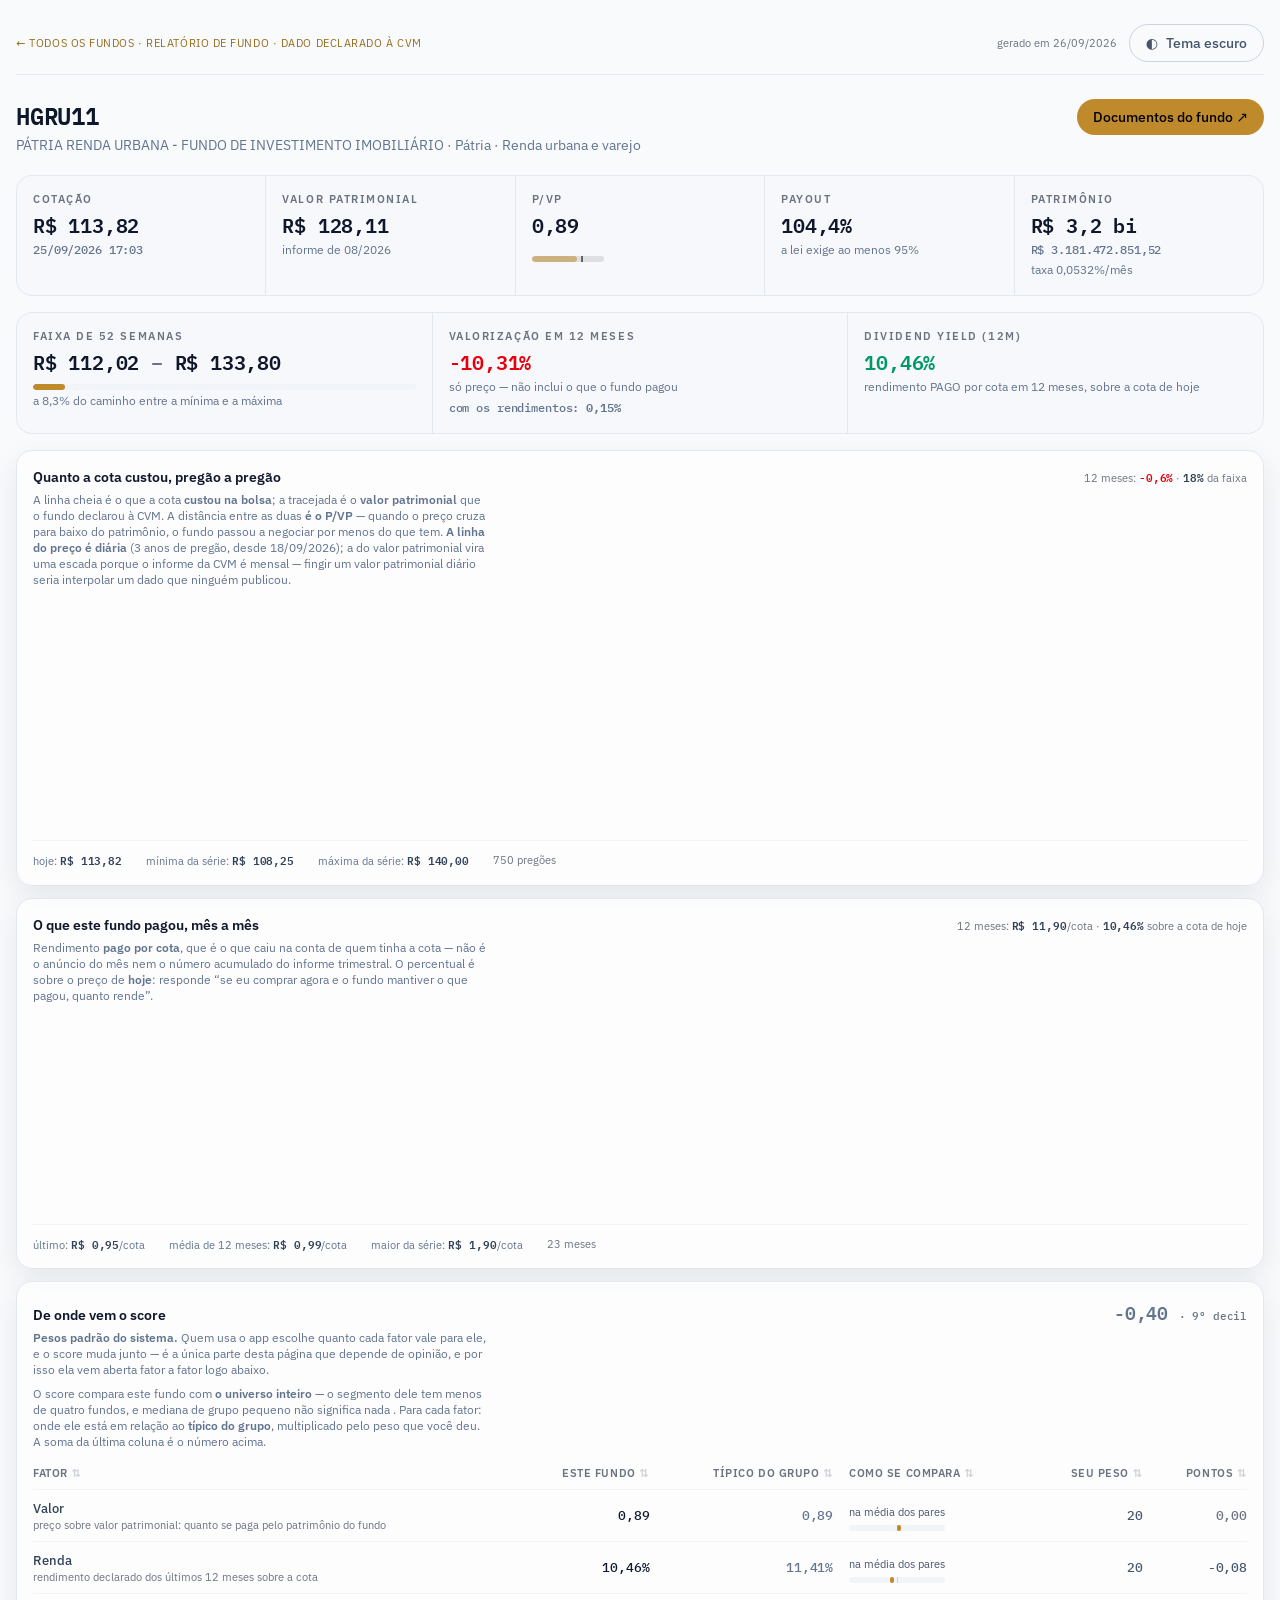
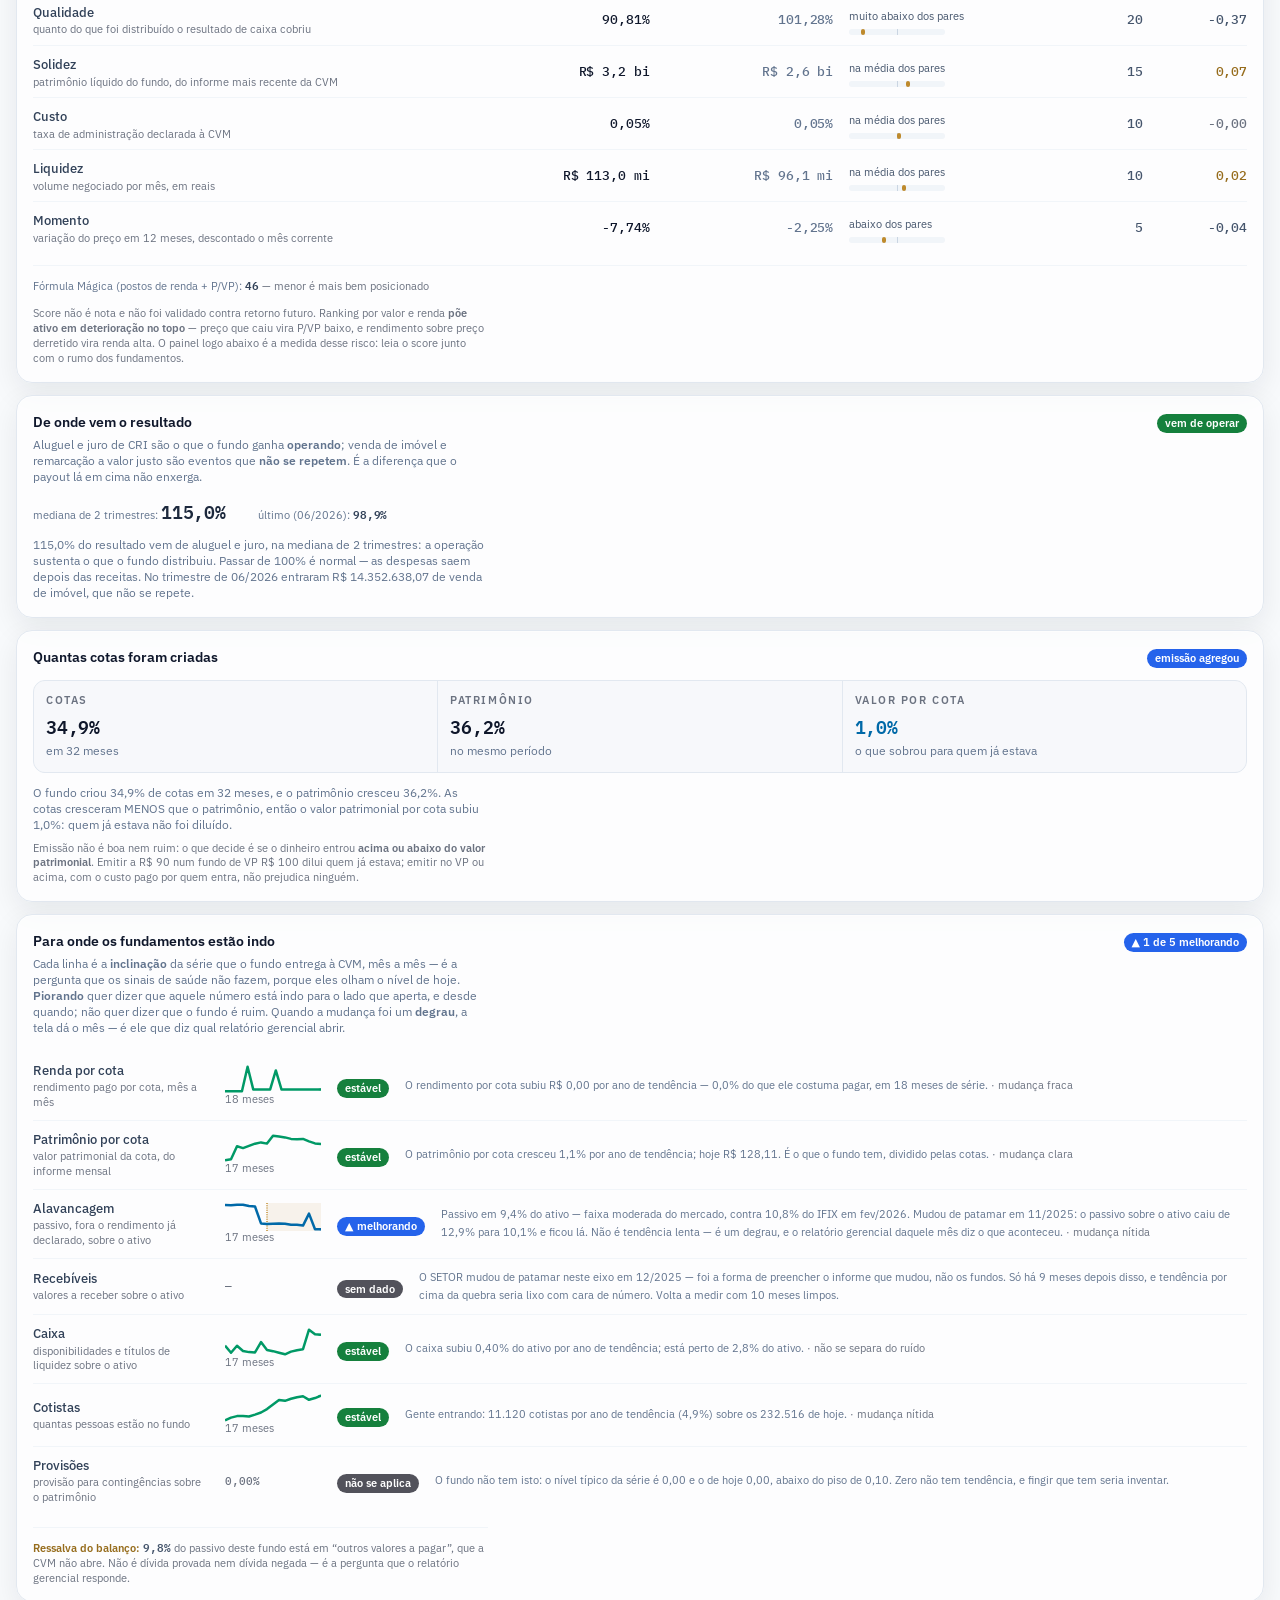
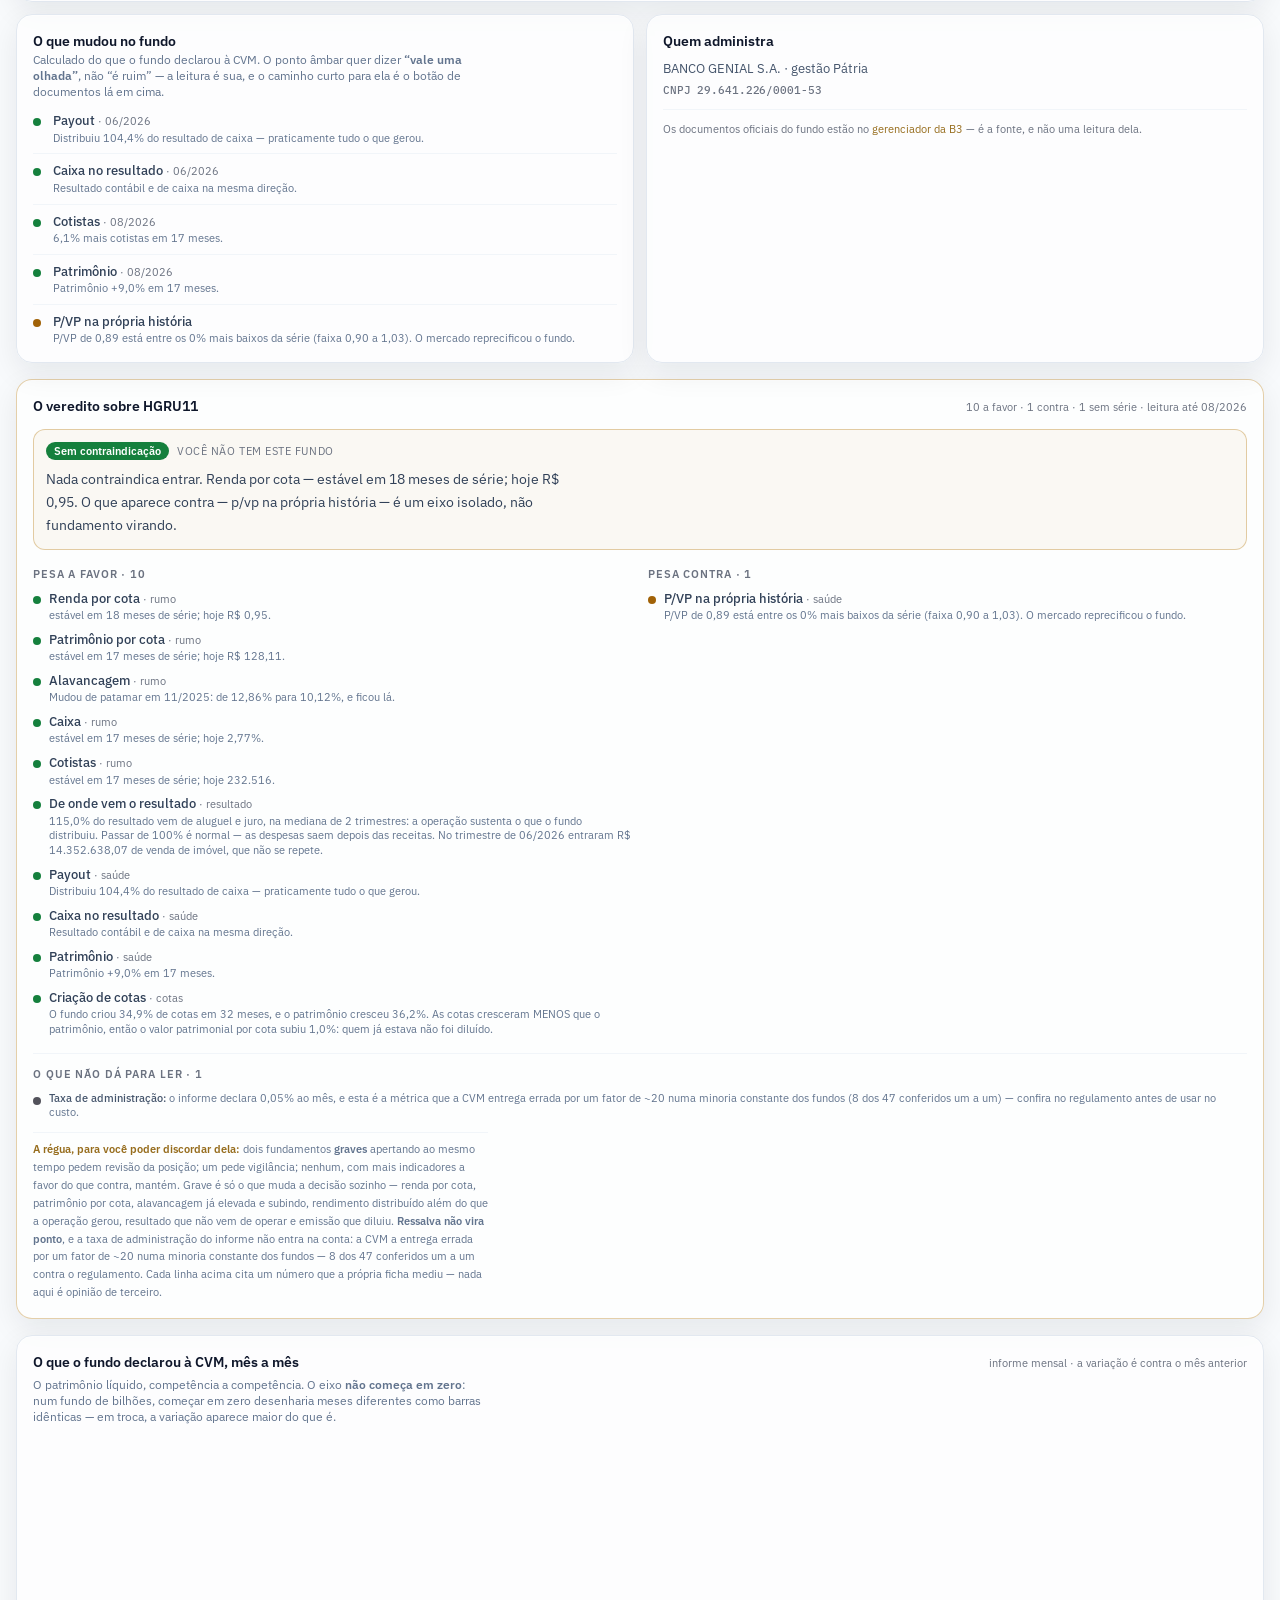
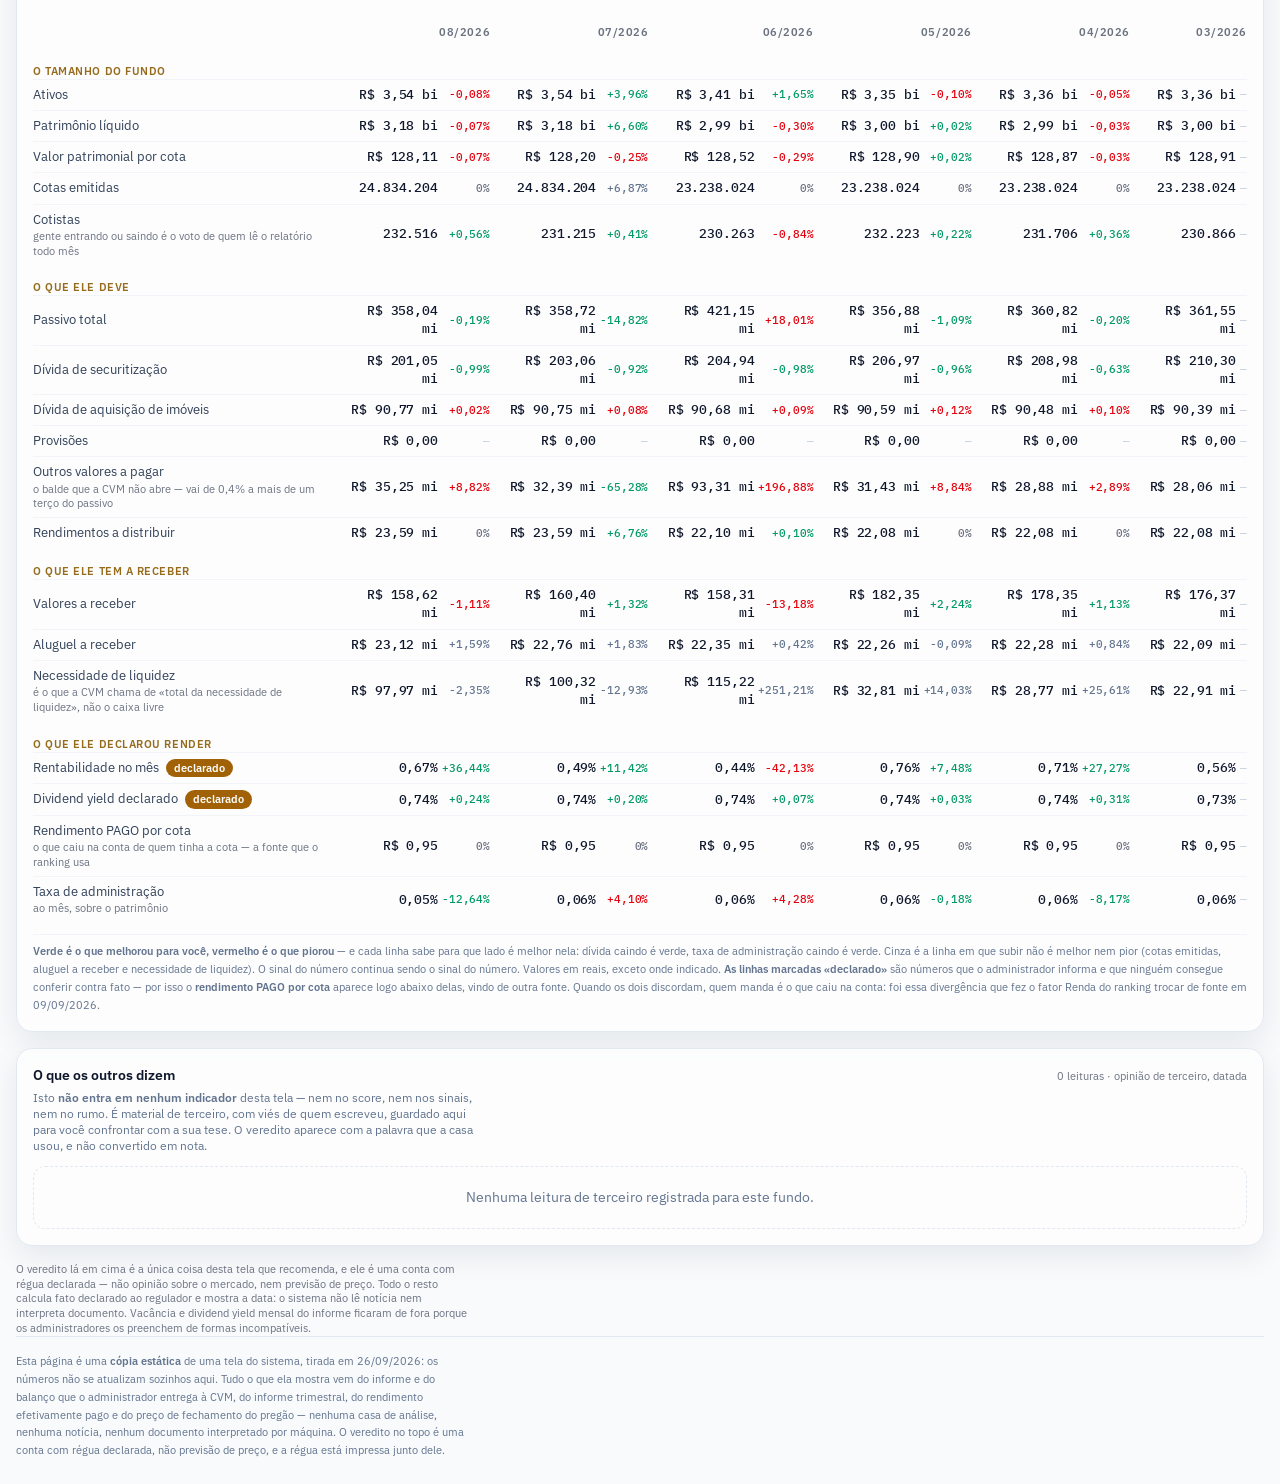
<file: fundo-hgru11.html>
<!doctype html>
<html lang="pt-br" class="">
<head>
  <meta charset="utf-8">
  <meta name="viewport" content="width=device-width, initial-scale=1">
  <title>HGRU11 · relatório do fundo</title>
  <meta name="description" content="HGRU11 — o que o fundo declarou à CVM, mês a mês, com a leitura de cada indicador.">
  
  <link rel="stylesheet" href="assets/app.css">
  
  
<script>
  (function () {
    var gerada = document.documentElement.classList.contains('dark');
    try {
      var salvo = localStorage.getItem('tema');
      var escuro = salvo === 'escuro' ||
        (!salvo && (gerada || window.matchMedia('(prefers-color-scheme: dark)').matches));
      document.documentElement.classList.toggle('dark', escuro);
    } catch (e) {}
    window.alternarTema = function () {
      var escuro = document.documentElement.classList.toggle('dark');
      try { localStorage.setItem('tema', escuro ? 'escuro' : 'claro'); } catch (e) {}
      if (window.Paleta && window.Paleta.repintar) window.Paleta.repintar();
      var rotulo = document.getElementById('rotulo-tema');
      if (rotulo) rotulo.textContent = escuro ? 'Tema claro' : 'Tema escuro';
    };
  })();
</script>

</head>
<body class="bg-slate-50">
  <div class="mx-auto max-w-6xl px-4 py-6">
    <header class="mb-6 flex flex-wrap items-baseline justify-between gap-2 border-b border-slate-200 pb-3 dark:border-white/10">
      <p class="text-rotulo uppercase tracking-wider text-brand-texto">
        <a href="index.html" class="hover:underline">← todos os fundos</a> · 
        Relatório de fundo · dado declarado à CVM
      </p>
      <div class="flex items-center gap-3">
        <span class="text-rotulo text-slate-400">gerado em 26/09/2026</span>
        
<button type="button" onclick="alternarTema()"
        class="btn btn-linha shrink-0"
        aria-label="Alternar entre tema claro e escuro">
  <span aria-hidden="true">◐</span>
  <span id="rotulo-tema" class="ml-1">Tema escuro</span>
</button>
<script>
  // O rótulo nasce dizendo "Tema escuro" para quem abre no claro; se a página já abriu no
  // escuro, ele é corrigido aqui — o script do topo roda antes deste elemento existir.
  (function () {
    var rotulo = document.getElementById('rotulo-tema');
    if (rotulo && document.documentElement.classList.contains('dark')) {
      rotulo.textContent = 'Tema claro';
    }
  })();
</script>

      </div>
    </header>

    



  
  <div class="mb-5 flex flex-wrap items-start justify-between gap-3">
    <div>
      <div class="flex flex-wrap items-baseline gap-3">
        <h1 class="num text-2xl font-semibold text-slate-900">HGRU11</h1>
        
      </div>
      <p class="mt-1 text-sm text-slate-500">
        PÁTRIA RENDA URBANA - FUNDO DE INVESTIMENTO IMOBILIÁRIO · Pátria · Renda urbana e varejo
      </p>
    </div>
    <div class="flex shrink-0 items-center gap-2">
      
      
      
        <a href="https://fnet.bmfbovespa.com.br/fnet/publico/abrirGerenciadorDocumentosCVM?cnpjFundo=29641226000153" target="_blank" rel="noopener noreferrer" class="btn btn-ouro">
          Documentos do fundo ↗
        </a>
      
    </div>
  </div>

  
  <div class="mb-4 grid gap-px overflow-hidden rounded-2xl border border-slate-200 bg-slate-200 sm:grid-cols-2 lg:grid-cols-5">
    
    <div class="bg-surface p-4">
      <p class="text-rotulo font-semibold uppercase tracking-[0.14em] text-slate-400">Cotação</p>
      <p class="num mt-1 text-xl font-semibold text-slate-900">
        R$ 113,82
      </p>
      
        <p class="card-legenda num">25/09/2026 17:03</p>
      
    </div>
    <div class="bg-surface p-4">
      <p class="text-rotulo font-semibold uppercase tracking-[0.14em] text-slate-400">Valor patrimonial</p>
      <p class="num mt-1 text-xl font-semibold text-slate-900">
        R$ 128,11
      </p>
      <p class="card-legenda">informe de 08/2026</p>
    </div>
    <div class="bg-surface p-4">
      <p class="text-rotulo font-semibold uppercase tracking-[0.14em] text-slate-400">P/VP</p>
      <p class="num mt-1 text-xl font-semibold text-slate-900">0,89</p>
      
      <p class="mt-1.5">
        


  <span class="barra-pvp" title="preço R$ 113,82 · valor patrimonial R$ 128,11 · P/VP 0,89">
    <span class="barra-pvp-trilha">
      <span class="barra-pvp-preco"
            style="width: 62.3%"></span>
      <span class="barra-pvp-marca" style="left: 70%"></span>
    </span>
  </span>


      </p>
    </div>
    <div class="bg-surface p-4">
      <p class="text-rotulo font-semibold uppercase tracking-[0.14em] text-slate-400">Payout</p>
      <p class="num mt-1 text-xl font-semibold text-slate-900">
        104,4%
      </p>
      <p class="card-legenda">a lei exige ao menos 95%</p>
    </div>
    <div class="bg-surface p-4">
      <p class="text-rotulo font-semibold uppercase tracking-[0.14em] text-slate-400">Patrimônio</p>
      
      <p class="num mt-1 text-xl font-semibold text-slate-900">R$ 3,2 bi</p>
      <p class="card-legenda num">R$ 3.181.472.851,52</p>
      <p class="card-legenda">taxa 0,0532%/mês</p>
    </div>
  </div>

  
  
  <div class="mb-4 grid gap-px overflow-hidden rounded-2xl border border-slate-200 bg-slate-200 sm:grid-cols-2 lg:grid-cols-3">
    <div class="bg-surface p-4">
      <p class="text-rotulo font-semibold uppercase tracking-[0.14em] text-slate-400">Faixa de 52 semanas</p>
      
        <p class="num mt-1 text-xl font-semibold text-slate-900">
          R$ 112,02 <span class="text-slate-400">–</span> R$ 133,80
        </p>
        
          
          <div class="mt-2 h-1.5 w-full overflow-hidden rounded-full bg-slate-100 dark:bg-white/5">
            <div class="h-full rounded-full bg-brand" style="width: 8.3%"></div>
          </div>
          <p class="card-legenda">a 8,3% do caminho entre a mínima e a máxima</p>
        
      
    </div>
    <div class="bg-surface p-4">
      <p class="text-rotulo font-semibold uppercase tracking-[0.14em] text-slate-400">Valorização em 12 meses</p>
      
        <p class="num mt-1 text-xl font-semibold text-red-600">
          -10,31%
        </p>
        <p class="card-legenda">só preço — não inclui o que o fundo pagou</p>
        
          <p class="card-legenda num">com os rendimentos: <strong>0,15%</strong></p>
        
      
    </div>
    <div class="bg-surface p-4">
      <p class="text-rotulo font-semibold uppercase tracking-[0.14em] text-slate-400">Dividend yield (12m)</p>
      
        <p class="num mt-1 text-xl font-semibold text-emerald-600">10,46%</p>
        <p class="card-legenda">rendimento PAGO por cota em 12 meses, sobre a cota de hoje</p>
      
    </div>
  </div>

  
  
  
    <div class="card card-soft mb-3 p-4">
      <div class="mb-1 flex flex-wrap items-baseline justify-between gap-2">
        <h2 class="secao-titulo">Quanto a cota custou, pregão a pregão</h2>
        <span class="text-rotulo text-slate-400">
          
            12 meses: <strong class="num text-red-600">-0,6%</strong>
          
          
            · <strong class="num text-slate-700">18%</strong> da faixa
          
        </span>
      </div>
      <p class="mb-4 max-w-prose text-xs text-slate-500">
        A linha cheia é o que a cota <strong>custou na bolsa</strong>; a tracejada é o
        <strong>valor patrimonial</strong> que o fundo declarou à CVM. A distância entre as duas
        <strong>é o P/VP</strong> — quando o preço cruza para baixo do patrimônio, o fundo passou a
        negociar por menos do que tem.
        <strong>A linha do preço é diária</strong> (3 anos de pregão, desde 18/09/2026);
        a do valor patrimonial vira uma escada porque o informe da CVM é mensal — fingir
        um valor patrimonial diário seria interpolar um dado que ninguém publicou.
      </p>

      <script id="dados-preco" type="application/json">{"rotulos": ["25/09/23", "26/09/23", "27/09/23", "28/09/23", "29/09/23", "02/10/23", "03/10/23", "04/10/23", "05/10/23", "06/10/23", "09/10/23", "10/10/23", "11/10/23", "13/10/23", "16/10/23", "17/10/23", "18/10/23", "19/10/23", "20/10/23", "23/10/23", "24/10/23", "25/10/23", "26/10/23", "27/10/23", "30/10/23", "31/10/23", "01/11/23", "03/11/23", "06/11/23", "07/11/23", "08/11/23", "09/11/23", "10/11/23", "13/11/23", "14/11/23", "16/11/23", "17/11/23", "20/11/23", "21/11/23", "22/11/23", "23/11/23", "24/11/23", "27/11/23", "28/11/23", "29/11/23", "30/11/23", "01/12/23", "04/12/23", "05/12/23", "06/12/23", "07/12/23", "08/12/23", "11/12/23", "12/12/23", "13/12/23", "14/12/23", "15/12/23", "18/12/23", "19/12/23", "20/12/23", "21/12/23", "22/12/23", "26/12/23", "27/12/23", "28/12/23", "02/01/24", "03/01/24", "04/01/24", "05/01/24", "08/01/24", "09/01/24", "10/01/24", "11/01/24", "12/01/24", "15/01/24", "16/01/24", "17/01/24", "18/01/24", "19/01/24", "22/01/24", "23/01/24", "24/01/24", "25/01/24", "26/01/24", "29/01/24", "30/01/24", "31/01/24", "01/02/24", "02/02/24", "05/02/24", "06/02/24", "07/02/24", "08/02/24", "09/02/24", "14/02/24", "15/02/24", "16/02/24", "19/02/24", "20/02/24", "21/02/24", "22/02/24", "23/02/24", "26/02/24", "27/02/24", "28/02/24", "29/02/24", "01/03/24", "04/03/24", "05/03/24", "06/03/24", "07/03/24", "08/03/24", "11/03/24", "12/03/24", "13/03/24", "14/03/24", "15/03/24", "18/03/24", "19/03/24", "20/03/24", "21/03/24", "22/03/24", "25/03/24", "26/03/24", "27/03/24", "28/03/24", "01/04/24", "02/04/24", "03/04/24", "04/04/24", "05/04/24", "08/04/24", "09/04/24", "10/04/24", "11/04/24", "12/04/24", "15/04/24", "16/04/24", "17/04/24", "18/04/24", "19/04/24", "22/04/24", "23/04/24", "24/04/24", "25/04/24", "26/04/24", "29/04/24", "30/04/24", "02/05/24", "03/05/24", "06/05/24", "07/05/24", "08/05/24", "09/05/24", "10/05/24", "13/05/24", "14/05/24", "15/05/24", "16/05/24", "17/05/24", "20/05/24", "21/05/24", "22/05/24", "23/05/24", "24/05/24", "27/05/24", "28/05/24", "29/05/24", "31/05/24", "03/06/24", "04/06/24", "05/06/24", "06/06/24", "07/06/24", "10/06/24", "11/06/24", "12/06/24", "13/06/24", "14/06/24", "17/06/24", "18/06/24", "19/06/24", "20/06/24", "21/06/24", "24/06/24", "25/06/24", "26/06/24", "27/06/24", "28/06/24", "01/07/24", "02/07/24", "03/07/24", "04/07/24", "05/07/24", "08/07/24", "09/07/24", "10/07/24", "11/07/24", "12/07/24", "15/07/24", "16/07/24", "17/07/24", "18/07/24", "19/07/24", "22/07/24", "23/07/24", "24/07/24", "25/07/24", "26/07/24", "29/07/24", "30/07/24", "31/07/24", "01/08/24", "02/08/24", "05/08/24", "06/08/24", "07/08/24", "08/08/24", "09/08/24", "12/08/24", "13/08/24", "14/08/24", "15/08/24", "16/08/24", "19/08/24", "20/08/24", "21/08/24", "22/08/24", "23/08/24", "26/08/24", "27/08/24", "28/08/24", "29/08/24", "30/08/24", "02/09/24", "03/09/24", "04/09/24", "05/09/24", "06/09/24", "09/09/24", "10/09/24", "11/09/24", "12/09/24", "13/09/24", "16/09/24", "17/09/24", "18/09/24", "19/09/24", "20/09/24", "23/09/24", "24/09/24", "25/09/24", "26/09/24", "27/09/24", "30/09/24", "01/10/24", "02/10/24", "03/10/24", "04/10/24", "07/10/24", "08/10/24", "09/10/24", "10/10/24", "11/10/24", "14/10/24", "15/10/24", "16/10/24", "17/10/24", "18/10/24", "21/10/24", "22/10/24", "23/10/24", "24/10/24", "25/10/24", "28/10/24", "29/10/24", "30/10/24", "31/10/24", "01/11/24", "04/11/24", "05/11/24", "06/11/24", "07/11/24", "08/11/24", "11/11/24", "12/11/24", "13/11/24", "14/11/24", "18/11/24", "19/11/24", "21/11/24", "22/11/24", "25/11/24", "26/11/24", "27/11/24", "28/11/24", "29/11/24", "02/12/24", "03/12/24", "04/12/24", "05/12/24", "06/12/24", "09/12/24", "10/12/24", "11/12/24", "12/12/24", "13/12/24", "16/12/24", "17/12/24", "18/12/24", "19/12/24", "20/12/24", "23/12/24", "26/12/24", "27/12/24", "30/12/24", "02/01/25", "03/01/25", "06/01/25", "07/01/25", "08/01/25", "09/01/25", "10/01/25", "13/01/25", "14/01/25", "15/01/25", "16/01/25", "17/01/25", "20/01/25", "21/01/25", "22/01/25", "23/01/25", "24/01/25", "27/01/25", "28/01/25", "29/01/25", "30/01/25", "31/01/25", "03/02/25", "04/02/25", "05/02/25", "06/02/25", "07/02/25", "10/02/25", "11/02/25", "12/02/25", "13/02/25", "14/02/25", "17/02/25", "18/02/25", "19/02/25", "20/02/25", "21/02/25", "24/02/25", "25/02/25", "26/02/25", "27/02/25", "28/02/25", "05/03/25", "06/03/25", "07/03/25", "10/03/25", "11/03/25", "12/03/25", "13/03/25", "14/03/25", "17/03/25", "18/03/25", "19/03/25", "20/03/25", "21/03/25", "24/03/25", "25/03/25", "26/03/25", "27/03/25", "28/03/25", "31/03/25", "01/04/25", "02/04/25", "03/04/25", "04/04/25", "07/04/25", "08/04/25", "09/04/25", "10/04/25", "11/04/25", "14/04/25", "15/04/25", "16/04/25", "17/04/25", "22/04/25", "23/04/25", "24/04/25", "25/04/25", "28/04/25", "29/04/25", "30/04/25", "02/05/25", "05/05/25", "06/05/25", "07/05/25", "08/05/25", "09/05/25", "12/05/25", "13/05/25", "14/05/25", "15/05/25", "16/05/25", "19/05/25", "20/05/25", "21/05/25", "22/05/25", "23/05/25", "26/05/25", "27/05/25", "28/05/25", "29/05/25", "30/05/25", "02/06/25", "03/06/25", "04/06/25", "05/06/25", "06/06/25", "09/06/25", "10/06/25", "11/06/25", "12/06/25", "13/06/25", "16/06/25", "17/06/25", "18/06/25", "20/06/25", "23/06/25", "24/06/25", "25/06/25", "26/06/25", "27/06/25", "30/06/25", "01/07/25", "02/07/25", "03/07/25", "04/07/25", "07/07/25", "08/07/25", "09/07/25", "10/07/25", "11/07/25", "14/07/25", "15/07/25", "16/07/25", "17/07/25", "18/07/25", "21/07/25", "22/07/25", "23/07/25", "24/07/25", "25/07/25", "28/07/25", "29/07/25", "30/07/25", "31/07/25", "01/08/25", "04/08/25", "05/08/25", "06/08/25", "07/08/25", "08/08/25", "11/08/25", "12/08/25", "13/08/25", "14/08/25", "15/08/25", "18/08/25", "19/08/25", "20/08/25", "21/08/25", "22/08/25", "25/08/25", "26/08/25", "27/08/25", "28/08/25", "29/08/25", "01/09/25", "02/09/25", "03/09/25", "04/09/25", "05/09/25", "08/09/25", "09/09/25", "10/09/25", "11/09/25", "12/09/25", "15/09/25", "16/09/25", "17/09/25", "18/09/25", "19/09/25", "22/09/25", "23/09/25", "24/09/25", "25/09/25", "26/09/25", "29/09/25", "30/09/25", "01/10/25", "02/10/25", "03/10/25", "06/10/25", "07/10/25", "08/10/25", "09/10/25", "10/10/25", "13/10/25", "14/10/25", "15/10/25", "16/10/25", "17/10/25", "20/10/25", "21/10/25", "22/10/25", "23/10/25", "24/10/25", "27/10/25", "28/10/25", "29/10/25", "30/10/25", "31/10/25", "03/11/25", "04/11/25", "05/11/25", "06/11/25", "07/11/25", "10/11/25", "11/11/25", "12/11/25", "13/11/25", "14/11/25", "17/11/25", "18/11/25", "19/11/25", "21/11/25", "24/11/25", "25/11/25", "26/11/25", "27/11/25", "28/11/25", "01/12/25", "02/12/25", "03/12/25", "04/12/25", "05/12/25", "08/12/25", "09/12/25", "10/12/25", "11/12/25", "12/12/25", "15/12/25", "16/12/25", "17/12/25", "18/12/25", "19/12/25", "22/12/25", "23/12/25", "26/12/25", "29/12/25", "30/12/25", "02/01/26", "05/01/26", "06/01/26", "07/01/26", "08/01/26", "09/01/26", "12/01/26", "13/01/26", "14/01/26", "15/01/26", "16/01/26", "19/01/26", "20/01/26", "21/01/26", "22/01/26", "23/01/26", "26/01/26", "27/01/26", "28/01/26", "29/01/26", "30/01/26", "02/02/26", "03/02/26", "04/02/26", "05/02/26", "06/02/26", "09/02/26", "10/02/26", "11/02/26", "12/02/26", "13/02/26", "18/02/26", "19/02/26", "20/02/26", "23/02/26", "24/02/26", "25/02/26", "26/02/26", "27/02/26", "02/03/26", "03/03/26", "04/03/26", "05/03/26", "06/03/26", "09/03/26", "10/03/26", "11/03/26", "12/03/26", "13/03/26", "16/03/26", "17/03/26", "18/03/26", "19/03/26", "20/03/26", "23/03/26", "24/03/26", "25/03/26", "26/03/26", "27/03/26", "30/03/26", "31/03/26", "01/04/26", "02/04/26", "06/04/26", "07/04/26", "08/04/26", "09/04/26", "10/04/26", "13/04/26", "14/04/26", "15/04/26", "16/04/26", "17/04/26", "20/04/26", "22/04/26", "23/04/26", "24/04/26", "27/04/26", "28/04/26", "29/04/26", "30/04/26", "04/05/26", "05/05/26", "06/05/26", "07/05/26", "08/05/26", "11/05/26", "12/05/26", "13/05/26", "14/05/26", "15/05/26", "18/05/26", "19/05/26", "20/05/26", "21/05/26", "22/05/26", "25/05/26", "26/05/26", "27/05/26", "28/05/26", "29/05/26", "01/06/26", "02/06/26", "03/06/26", "05/06/26", "08/06/26", "09/06/26", "10/06/26", "11/06/26", "12/06/26", "15/06/26", "16/06/26", "17/06/26", "18/06/26", "19/06/26", "22/06/26", "23/06/26", "24/06/26", "25/06/26", "26/06/26", "29/06/26", "30/06/26", "01/07/26", "02/07/26", "03/07/26", "06/07/26", "07/07/26", "08/07/26", "09/07/26", "10/07/26", "13/07/26", "14/07/26", "15/07/26", "16/07/26", "17/07/26", "20/07/26", "21/07/26", "22/07/26", "23/07/26", "24/07/26", "27/07/26", "28/07/26", "29/07/26", "30/07/26", "31/07/26", "03/08/26", "04/08/26", "05/08/26", "06/08/26", "07/08/26", "10/08/26", "11/08/26", "12/08/26", "13/08/26", "14/08/26", "17/08/26", "18/08/26", "19/08/26", "20/08/26", "21/08/26", "24/08/26", "25/08/26", "26/08/26", "27/08/26", "28/08/26", "31/08/26", "01/09/26", "02/09/26", "03/09/26", "04/09/26", "08/09/26", "09/09/26", "10/09/26", "11/09/26", "14/09/26", "15/09/26", "16/09/26", "17/09/26", "18/09/26", "21/09/26", "22/09/26", "23/09/26", "24/09/26", "25/09/26"], "precos": [138.5, 136.0, 135.89, 136.8, 138.5, 131.49, 131.15, 130.63, 129.5, 130.1, 130.29, 129.24, 129.5, 129.8, 129.87, 129.51, 129.59, 129.25, 129.27, 129.08, 128.6, 128.49, 128.34, 129.0, 129.29, 129.3, 132.8, 130.87, 130.5, 130.05, 130.47, 130.08, 131.0, 131.0, 130.28, 130.7, 130.74, 130.76, 130.55, 131.24, 130.92, 132.2, 132.55, 134.78, 134.09, 134.5, 130.0, 130.92, 133.0, 132.4, 132.1, 131.59, 131.79, 131.67, 132.3, 133.11, 130.1, 134.09, 133.65, 134.3, 136.0, 139.5, 138.91, 139.83, 140.0, 139.4, 139.0, 138.91, 137.12, 137.83, 138.99, 139.0, 138.99, 139.2, 140.0, 139.65, 140.0, 139.99, 139.8, 139.7, 139.7, 139.38, 139.3, 138.0, 137.86, 138.2, 139.64, 135.82, 135.82, 136.36, 136.49, 136.6, 135.95, 138.0, 137.91, 136.3, 136.8, 136.4, 136.4, 136.09, 135.49, 135.92, 136.2, 136.14, 136.4, 136.8, 136.52, 136.5, 135.96, 136.9, 137.0, 137.0, 136.9, 135.38, 134.19, 136.05, 136.68, 135.94, 135.37, 135.31, 135.55, 136.03, 136.5, 136.44, 136.13, 136.39, 136.22, 135.3, 136.42, 136.38, 135.5, 134.4, 134.09, 134.35, 134.28, 134.98, 133.92, 134.98, 133.41, 133.99, 133.21, 133.08, 132.85, 132.77, 133.5, 133.61, 134.79, 135.45, 133.0, 132.87, 131.12, 131.01, 130.69, 130.49, 130.1, 129.1, 129.66, 129.99, 130.94, 130.71, 129.93, 130.97, 129.88, 129.46, 129.6, 129.47, 129.03, 129.97, 129.85, 128.78, 128.5, 127.99, 128.05, 128.0, 127.93, 127.5, 127.5, 126.03, 127.1, 126.95, 127.0, 126.51, 126.91, 127.0, 126.85, 127.85, 128.48, 129.25, 129.64, 126.65, 126.77, 126.69, 127.65, 128.79, 128.0, 128.0, 128.0, 128.01, 129.22, 129.44, 128.88, 129.28, 129.54, 130.01, 127.67, 127.76, 127.85, 127.85, 128.35, 127.7, 127.7, 127.55, 127.0, 127.0, 127.04, 127.0, 126.99, 126.98, 127.02, 126.87, 127.15, 127.35, 127.27, 127.23, 127.26, 127.3, 127.6, 127.2, 127.75, 127.84, 127.57, 127.1, 127.26, 127.59, 126.73, 126.6, 126.24, 126.23, 126.12, 125.63, 125.93, 125.7, 125.89, 125.7, 124.51, 124.5, 124.17, 124.3, 124.5, 122.02, 122.0, 121.87, 122.0, 122.3, 121.53, 120.66, 121.42, 120.2, 120.59, 121.41, 121.07, 120.66, 119.43, 118.79, 120.4, 121.35, 121.9, 121.0, 122.4, 120.43, 120.21, 120.0, 121.16, 122.32, 121.9, 122.32, 122.85, 121.0, 119.48, 119.14, 118.0, 117.23, 116.95, 116.98, 116.65, 116.44, 115.95, 116.76, 116.39, 116.48, 116.9, 116.76, 116.62, 116.5, 115.98, 115.53, 115.52, 113.64, 112.38, 111.0, 109.62, 113.4, 112.96, 111.34, 111.35, 109.93, 110.99, 110.25, 109.1, 108.69, 108.25, 113.35, 115.1, 117.0, 117.9, 117.93, 116.65, 116.32, 116.92, 116.0, 113.46, 114.14, 113.9, 114.49, 113.55, 115.0, 114.97, 113.98, 113.01, 113.0, 113.0, 112.82, 113.79, 112.86, 112.21, 111.26, 111.42, 111.55, 111.12, 111.71, 111.43, 111.71, 111.6, 110.65, 110.97, 110.3, 110.2, 111.64, 114.34, 115.99, 113.93, 112.8, 114.99, 114.92, 115.23, 114.5, 114.9, 114.68, 114.34, 114.62, 115.1, 115.25, 115.0, 114.7, 115.0, 115.5, 116.38, 116.88, 117.4, 117.25, 114.9, 117.11, 117.26, 117.52, 118.2, 118.66, 119.75, 119.7, 119.96, 120.23, 118.51, 117.38, 115.9, 115.32, 115.4, 115.0, 115.79, 116.85, 117.14, 119.4, 120.45, 121.34, 121.7, 123.49, 122.32, 122.04, 123.18, 121.87, 120.19, 119.4, 120.92, 119.1, 121.1, 122.56, 123.34, 124.07, 125.13, 125.97, 125.0, 125.0, 124.99, 124.98, 124.94, 123.3, 123.6, 123.63, 122.55, 122.5, 121.53, 121.6, 122.37, 124.43, 124.82, 124.21, 124.22, 124.59, 124.57, 124.18, 124.75, 124.4, 124.02, 123.97, 124.49, 124.73, 124.76, 124.85, 124.73, 124.81, 124.11, 124.45, 124.97, 124.2, 124.95, 125.0, 124.99, 124.9, 125.0, 125.0, 124.93, 124.76, 125.0, 124.72, 123.51, 123.98, 122.63, 124.28, 124.8, 124.44, 124.79, 124.0, 124.0, 123.25, 123.18, 122.4, 122.39, 121.71, 122.25, 121.87, 121.99, 120.89, 122.14, 121.47, 122.85, 122.19, 122.39, 122.35, 122.5, 122.67, 124.5, 124.79, 125.0, 125.0, 125.0, 124.48, 123.83, 123.84, 124.69, 124.61, 124.14, 123.91, 124.27, 124.48, 124.95, 124.78, 124.47, 125.0, 126.29, 126.79, 126.18, 125.95, 125.82, 127.0, 126.95, 126.91, 125.55, 126.67, 126.53, 126.32, 126.11, 126.37, 126.5, 126.3, 126.2, 126.55, 126.7, 126.49, 126.65, 126.08, 126.5, 126.56, 126.28, 126.61, 126.54, 126.6, 126.2, 126.68, 126.45, 126.07, 126.29, 126.32, 126.19, 126.3, 126.3, 126.46, 126.4, 126.2, 126.88, 126.45, 126.5, 126.6, 127.45, 126.58, 126.93, 126.64, 126.8, 126.98, 126.71, 126.95, 126.62, 126.6, 126.75, 126.61, 126.8, 127.15, 127.15, 127.0, 127.49, 126.97, 126.7, 125.82, 125.3, 126.45, 126.5, 126.21, 126.39, 126.11, 125.43, 125.83, 126.0, 125.81, 126.05, 126.02, 125.35, 125.7, 126.2, 127.71, 128.0, 127.8, 128.52, 128.61, 130.0, 132.03, 129.3, 127.95, 128.5, 127.59, 129.05, 126.25, 126.25, 125.8, 126.15, 127.0, 126.56, 125.95, 126.0, 125.65, 126.01, 126.07, 126.66, 126.5, 126.59, 127.78, 129.13, 130.29, 131.1, 129.53, 126.88, 127.98, 128.9, 129.83, 128.89, 129.7, 129.58, 129.29, 129.98, 129.39, 129.17, 129.27, 129.76, 129.5, 128.57, 128.06, 128.89, 129.2, 129.5, 129.53, 129.99, 128.53, 129.0, 128.29, 128.3, 128.0, 128.5, 129.03, 129.16, 129.4, 129.2, 129.82, 130.89, 132.9, 133.5, 132.7, 132.16, 131.63, 131.1, 132.66, 132.53, 130.36, 129.96, 131.54, 130.94, 131.3, 129.6, 128.64, 127.51, 129.82, 131.38, 129.17, 128.57, 130.58, 131.89, 130.99, 130.35, 129.19, 129.2, 129.7, 129.93, 128.5, 127.32, 127.4, 128.47, 128.49, 128.03, 127.5, 128.89, 128.97, 128.9, 128.87, 129.08, 128.96, 130.5, 129.39, 129.4, 129.1, 129.67, 130.87, 130.67, 131.49, 130.5, 130.0, 130.02, 129.62, 128.2, 128.0, 128.6, 129.15, 128.71, 126.81, 126.17, 126.0, 126.41, 126.45, 126.0, 125.56, 125.1, 125.6, 125.2, 124.72, 123.64, 123.38, 125.25, 122.68, 122.3, 121.61, 119.6, 119.25, 116.28, 116.8, 116.2, 115.85, 115.57, 114.63, 114.7, 114.5, 113.09, 114.99, 114.38, 114.35, 114.0, 114.69, 115.1, 115.33, 115.5, 114.12, 114.96, 115.1, 115.49, 114.48, 114.28, 115.0, 113.9, 114.55, 114.3, 113.8, 114.06, 115.25, 114.78, 113.52, 113.25, 113.82], "patrimoniais": [null, null, null, null, null, null, null, null, null, null, null, null, null, null, null, null, null, null, null, null, null, null, null, null, null, null, null, null, null, null, null, null, null, null, null, null, null, null, null, null, null, null, null, null, null, null, null, null, null, null, null, null, null, null, null, null, null, null, null, null, null, null, null, null, null, 126.87, 126.87, 126.87, 126.87, 126.87, 126.87, 126.87, 126.87, 126.87, 126.87, 126.87, 126.87, 126.87, 126.87, 126.87, 126.87, 126.87, 126.87, 126.87, 126.87, 126.87, 126.87, 126.91, 126.91, 126.91, 126.91, 126.91, 126.91, 126.91, 126.91, 126.91, 126.91, 126.91, 126.91, 126.91, 126.91, 126.91, 126.91, 126.91, 126.91, 126.91, 126.26, 126.26, 126.26, 126.26, 126.26, 126.26, 126.26, 126.26, 126.26, 126.26, 126.26, 126.26, 126.26, 126.26, 126.26, 126.26, 126.26, 126.26, 126.26, 126.26, 125.98, 125.98, 125.98, 125.98, 125.98, 125.98, 125.98, 125.98, 125.98, 125.98, 125.98, 125.98, 125.98, 125.98, 125.98, 125.98, 125.98, 125.98, 125.98, 125.98, 125.98, 125.98, 126.07, 126.07, 126.07, 126.07, 126.07, 126.07, 126.07, 126.07, 126.07, 126.07, 126.07, 126.07, 126.07, 126.07, 126.07, 126.07, 126.07, 126.07, 126.07, 126.07, 126.07, 125.53, 125.53, 125.53, 125.53, 125.53, 125.53, 125.53, 125.53, 125.53, 125.53, 125.53, 125.53, 125.53, 125.53, 125.53, 125.53, 125.53, 125.53, 125.53, 125.53, 125.6, 125.6, 125.6, 125.6, 125.6, 125.6, 125.6, 125.6, 125.6, 125.6, 125.6, 125.6, 125.6, 125.6, 125.6, 125.6, 125.6, 125.6, 125.6, 125.6, 125.6, 125.6, 125.6, 125.56, 125.56, 125.56, 125.56, 125.56, 125.56, 125.56, 125.56, 125.56, 125.56, 125.56, 125.56, 125.56, 125.56, 125.56, 125.56, 125.56, 125.56, 125.56, 125.56, 125.56, 125.56, 125.36, 125.36, 125.36, 125.36, 125.36, 125.36, 125.36, 125.36, 125.36, 125.36, 125.36, 125.36, 125.36, 125.36, 125.36, 125.36, 125.36, 125.36, 125.36, 125.36, 125.36, 124.21, 124.21, 124.21, 124.21, 124.21, 124.21, 124.21, 124.21, 124.21, 124.21, 124.21, 124.21, 124.21, 124.21, 124.21, 124.21, 124.21, 124.21, 124.21, 124.21, 124.21, 124.21, 124.21, 124.32, 124.32, 124.32, 124.32, 124.32, 124.32, 124.32, 124.32, 124.32, 124.32, 124.32, 124.32, 124.32, 124.32, 124.32, 124.32, 124.32, 124.32, 124.32, 126.6, 126.6, 126.6, 126.6, 126.6, 126.6, 126.6, 126.6, 126.6, 126.6, 126.6, 126.6, 126.6, 126.6, 126.6, 126.6, 126.6, 126.6, 126.6, 126.49, 126.49, 126.49, 126.49, 126.49, 126.49, 126.49, 126.49, 126.49, 126.49, 126.49, 126.49, 126.49, 126.49, 126.49, 126.49, 126.49, 126.49, 126.49, 126.49, 126.49, 126.49, 126.52, 126.52, 126.52, 126.52, 126.52, 126.52, 126.52, 126.52, 126.52, 126.52, 126.52, 126.52, 126.52, 126.52, 126.52, 126.52, 126.52, 126.52, 126.52, 126.52, 127.14, 127.14, 127.14, 127.14, 127.14, 127.14, 127.14, 127.14, 127.14, 127.14, 127.14, 127.14, 127.14, 127.14, 127.14, 127.14, 127.14, 127.14, 127.14, 125.56, 125.56, 125.56, 125.56, 125.56, 125.56, 125.56, 125.56, 125.56, 125.56, 125.56, 125.56, 125.56, 125.56, 125.56, 125.56, 125.56, 125.56, 125.56, 125.56, 125.74, 125.74, 125.74, 125.74, 125.74, 125.74, 125.74, 125.74, 125.74, 125.74, 125.74, 125.74, 125.74, 125.74, 125.74, 125.74, 125.74, 125.74, 125.74, 125.74, 125.74, 127.75, 127.75, 127.75, 127.75, 127.75, 127.75, 127.75, 127.75, 127.75, 127.75, 127.75, 127.75, 127.75, 127.75, 127.75, 127.75, 127.75, 127.75, 127.75, 127.75, 127.47, 127.47, 127.47, 127.47, 127.47, 127.47, 127.47, 127.47, 127.47, 127.47, 127.47, 127.47, 127.47, 127.47, 127.47, 127.47, 127.47, 127.47, 127.47, 127.47, 127.47, 127.47, 127.47, 127.82, 127.82, 127.82, 127.82, 127.82, 127.82, 127.82, 127.82, 127.82, 127.82, 127.82, 127.82, 127.82, 127.82, 127.82, 127.82, 127.82, 127.82, 127.82, 127.82, 127.82, 128.16, 128.16, 128.16, 128.16, 128.16, 128.16, 128.16, 128.16, 128.16, 128.16, 128.16, 128.16, 128.16, 128.16, 128.16, 128.16, 128.16, 128.16, 128.16, 128.16, 128.16, 128.16, 128.36, 128.36, 128.36, 128.36, 128.36, 128.36, 128.36, 128.36, 128.36, 128.36, 128.36, 128.36, 128.36, 128.36, 128.36, 128.36, 128.36, 128.36, 128.36, 128.36, 128.36, 128.36, 128.36, 128.17, 128.17, 128.17, 128.17, 128.17, 128.17, 128.17, 128.17, 128.17, 128.17, 128.17, 128.17, 128.17, 128.17, 128.17, 128.17, 128.17, 128.17, 128.17, 129.41, 129.41, 129.41, 129.41, 129.41, 129.41, 129.41, 129.41, 129.41, 129.41, 129.41, 129.41, 129.41, 129.41, 129.41, 129.41, 129.41, 129.41, 129.41, 129.41, 129.27, 129.27, 129.27, 129.27, 129.27, 129.27, 129.27, 129.27, 129.27, 129.27, 129.27, 129.27, 129.27, 129.27, 129.27, 129.27, 129.27, 129.27, 129.27, 129.27, 129.27, 129.14, 129.14, 129.14, 129.14, 129.14, 129.14, 129.14, 129.14, 129.14, 129.14, 129.14, 129.14, 129.14, 129.14, 129.14, 129.14, 129.14, 129.14, 128.91, 128.91, 128.91, 128.91, 128.91, 128.91, 128.91, 128.91, 128.91, 128.91, 128.91, 128.91, 128.91, 128.91, 128.91, 128.91, 128.91, 128.91, 128.91, 128.91, 128.91, 128.91, 128.87, 128.87, 128.87, 128.87, 128.87, 128.87, 128.87, 128.87, 128.87, 128.87, 128.87, 128.87, 128.87, 128.87, 128.87, 128.87, 128.87, 128.87, 128.87, 128.87, 128.9, 128.9, 128.9, 128.9, 128.9, 128.9, 128.9, 128.9, 128.9, 128.9, 128.9, 128.9, 128.9, 128.9, 128.9, 128.9, 128.9, 128.9, 128.9, 128.9, 128.52, 128.52, 128.52, 128.52, 128.52, 128.52, 128.52, 128.52, 128.52, 128.52, 128.52, 128.52, 128.52, 128.52, 128.52, 128.52, 128.52, 128.52, 128.52, 128.52, 128.52, 128.2, 128.2, 128.2, 128.2, 128.2, 128.2, 128.2, 128.2, 128.2, 128.2, 128.2, 128.2, 128.2, 128.2, 128.2, 128.2, 128.2, 128.2, 128.2, 128.2, 128.2, 128.2, 128.2, 128.11, 128.11, 128.11, 128.11, 128.11, 128.11, 128.11, 128.11, 128.11, 128.11, 128.11, 128.11, 128.11, 128.11, 128.11, 128.11, 128.11, 128.11, 128.11, 128.11, 128.11, null, null, null, null, null, null, null, null, null, null, null, null, null, null, null, null, null, null]}</script>
      <div class="h-56"><canvas id="grafico-preco" aria-label="Preço da cota pregão a pregão e valor patrimonial mês a mês"></canvas></div>

      <div class="mt-3 flex flex-wrap gap-x-6 gap-y-1 border-t border-slate-100 pt-3 text-rotulo text-slate-500 dark:border-white/10">
        <span>hoje: <strong class="num text-slate-700">R$ 113,82</strong></span>
        <span>mínima da série: <strong class="num text-slate-700">R$ 108,25</strong></span>
        <span>máxima da série: <strong class="num text-slate-700">R$ 140,00</strong></span>
        <span class="text-slate-400">750 pregões</span>
      </div>
    </div>
  

  
  
    <div class="card card-soft mb-3 p-4">
      <div class="mb-1 flex flex-wrap items-baseline justify-between gap-2">
        <h2 class="secao-titulo">O que este fundo pagou, mês a mês</h2>
        
          <span class="text-rotulo text-slate-400">
            12 meses: <strong class="num text-slate-700">R$ 11,90</strong>/cota
            · <strong class="num text-slate-700">10,46%</strong> sobre a cota de hoje
          </span>
        
      </div>
      <p class="mb-4 max-w-prose text-xs text-slate-500">
        Rendimento <strong>pago por cota</strong>, que é o que caiu na conta de quem tinha a
        cota — não é o anúncio do mês nem o número acumulado do informe trimestral. O
        percentual é sobre o preço de <strong>hoje</strong>: responde “se eu comprar agora e o
        fundo mantiver o que pagou, quanto rende”.
      </p>

      <script id="dados-proventos" type="application/json">{"rotulos": ["10/24", "11/24", "12/24", "01/25", "02/25", "03/25", "04/25", "05/25", "06/25", "07/25", "08/25", "09/25", "10/25", "11/25", "01/26", "02/26", "03/26", "04/26", "05/26", "06/26", "07/26", "08/26", "09/26"], "valores": [0.85, 0.9, 0.9, 1.9, 0.9, 0.9, 0.9, 0.9, 0.9, 1.55, 0.95, 0.95, 0.95, 0.95, 1.45, 0.95, 0.95, 0.95, 0.95, 0.95, 0.95, 0.95, 0.95]}</script>
      <div class="h-48"><canvas id="grafico-proventos" aria-label="Rendimento pago por cota, mês a mês"></canvas></div>

      <div class="mt-3 flex flex-wrap gap-x-6 gap-y-1 border-t border-slate-100 pt-3 text-rotulo text-slate-500 dark:border-white/10">
        <span>último: <strong class="num text-slate-700">R$ 0,95</strong>/cota</span>
        <span>média de 12 meses: <strong class="num text-slate-700">R$ 0,99</strong>/cota</span>
        <span>maior da série: <strong class="num text-slate-700">R$ 1,90</strong>/cota</span>
        <span class="text-slate-400">23 meses</span>
      </div>
    </div>
  

  
  
    <div class="card card-soft mb-3 p-4">
      <div class="mb-1 flex flex-wrap items-baseline justify-between gap-2">
        <h2 class="secao-titulo">De onde vem o score</h2>
        <span class="num text-lg font-semibold text-slate-500">
          -0,40
          <span class="text-rotulo font-normal text-slate-400">· 9º decil</span>
        </span>
      </div>
      
        <p class="mb-2 max-w-prose text-xs text-slate-500">
          <strong>Pesos padrão do sistema.</strong> Quem usa o app escolhe quanto cada fator vale
          para ele, e o score muda junto — é a única parte desta página que depende de opinião,
          e por isso ela vem aberta fator a fator logo abaixo.
        </p>
      
      <p class="mb-4 max-w-prose text-xs text-slate-500">
        O score compara este fundo com
        
          <strong>o universo inteiro</strong> — o segmento dele tem menos de quatro fundos, e
          mediana de grupo pequeno não significa nada
        . Para cada fator: onde ele está em relação ao <strong>típico do grupo</strong>,
        multiplicado pelo peso que você deu. A soma da última coluna é o número acima.
      </p>

      <div class="-mx-4 overflow-x-auto px-4">
        <table class="w-full text-sm" data-ordenavel>
          <thead>
            <tr class="text-rotulo uppercase tracking-wider text-slate-400">
              <th class="pb-2 text-left font-semibold" data-ordem-tipo="texto">Fator</th>
              <th class="pb-2 pl-4 text-right font-semibold">Este fundo</th>
              <th class="pb-2 pl-4 text-right font-semibold">Típico do grupo</th>
              <th class="pb-2 pl-4 text-left font-semibold" data-ordem-tipo="texto">Como se compara</th>
              <th class="pb-2 pl-4 text-right font-semibold">Seu peso</th>
              <th class="pb-2 pl-4 text-right font-semibold">Pontos</th>
            </tr>
          </thead>
          <tbody>
            
              <tr class="border-t border-slate-100 dark:border-white/5">
                <td class="py-2 text-left" data-ordem="Valor">
                  <span class="text-dado font-medium text-slate-700">Valor</span>
                  <span class="block text-rotulo text-slate-400">preço sobre valor patrimonial: quanto se paga pelo patrimônio do fundo</span>
                </td>
                <td class="num py-2 pl-4 text-right text-dado text-slate-900"
                    data-ordem="0.89">0,89</td>
                <td class="num py-2 pl-4 text-right text-dado text-slate-500"
                    data-ordem="0.89">0,89</td>
                
                <td class="py-2 pl-4 text-left" data-ordem="0E+4">
                  
                    <span class="text-rotulo text-slate-600">na média dos pares</span>
                    <span class="mt-1 flex h-1.5 w-24 overflow-hidden rounded bg-slate-100 dark:bg-white/5" aria-hidden="true">
                      <span class="flex-1 border-r border-slate-300 dark:border-white/20"></span>
                      <span class="flex-1"></span>
                    </span>
                    <span class="relative -mt-1.5 block h-1.5 w-24" aria-hidden="true">
                      <span class="absolute top-0 h-1.5 w-1 rounded bg-brand"
                            style="left: 50.0%"></span>
                    </span>
                  
                </td>
                <td class="num py-2 pl-4 text-right text-dado text-slate-600" data-ordem="20">
                  20
                  
                </td>
                <td class="num py-2 pl-4 text-right text-dado font-medium text-slate-400"
                    data-ordem="0.00">0,00</td>
              </tr>
            
              <tr class="border-t border-slate-100 dark:border-white/5">
                <td class="py-2 text-left" data-ordem="Renda">
                  <span class="text-dado font-medium text-slate-700">Renda</span>
                  <span class="block text-rotulo text-slate-400">rendimento declarado dos últimos 12 meses sobre a cota</span>
                </td>
                <td class="num py-2 pl-4 text-right text-dado text-slate-900"
                    data-ordem="10.46">10,46%</td>
                <td class="num py-2 pl-4 text-right text-dado text-slate-500"
                    data-ordem="11.41">11,41%</td>
                
                <td class="py-2 pl-4 text-left" data-ordem="-0.3836923482052487497687748744">
                  
                    <span class="text-rotulo text-slate-600">na média dos pares</span>
                    <span class="mt-1 flex h-1.5 w-24 overflow-hidden rounded bg-slate-100 dark:bg-white/5" aria-hidden="true">
                      <span class="flex-1 border-r border-slate-300 dark:border-white/20"></span>
                      <span class="flex-1"></span>
                    </span>
                    <span class="relative -mt-1.5 block h-1.5 w-24" aria-hidden="true">
                      <span class="absolute top-0 h-1.5 w-1 rounded bg-brand"
                            style="left: 42.3%"></span>
                    </span>
                  
                </td>
                <td class="num py-2 pl-4 text-right text-dado text-slate-600" data-ordem="20">
                  20
                  
                </td>
                <td class="num py-2 pl-4 text-right text-dado font-medium text-slate-600"
                    data-ordem="-0.08">-0,08</td>
              </tr>
            
              <tr class="border-t border-slate-100 dark:border-white/5">
                <td class="py-2 text-left" data-ordem="Qualidade">
                  <span class="text-dado font-medium text-slate-700">Qualidade</span>
                  <span class="block text-rotulo text-slate-400">quanto do que foi distribuído o resultado de caixa cobriu</span>
                </td>
                <td class="num py-2 pl-4 text-right text-dado text-slate-900"
                    data-ordem="90.81">90,81%</td>
                <td class="num py-2 pl-4 text-right text-dado text-slate-500"
                    data-ordem="101.285">101,28%</td>
                
                <td class="py-2 pl-4 text-left" data-ordem="-1.861736681295740293153767720">
                  
                    <span class="text-rotulo text-slate-600">muito abaixo dos pares</span>
                    <span class="mt-1 flex h-1.5 w-24 overflow-hidden rounded bg-slate-100 dark:bg-white/5" aria-hidden="true">
                      <span class="flex-1 border-r border-slate-300 dark:border-white/20"></span>
                      <span class="flex-1"></span>
                    </span>
                    <span class="relative -mt-1.5 block h-1.5 w-24" aria-hidden="true">
                      <span class="absolute top-0 h-1.5 w-1 rounded bg-brand"
                            style="left: 12.8%"></span>
                    </span>
                  
                </td>
                <td class="num py-2 pl-4 text-right text-dado text-slate-600" data-ordem="20">
                  20
                  
                </td>
                <td class="num py-2 pl-4 text-right text-dado font-medium text-slate-600"
                    data-ordem="-0.37">-0,37</td>
              </tr>
            
              <tr class="border-t border-slate-100 dark:border-white/5">
                <td class="py-2 text-left" data-ordem="Solidez">
                  <span class="text-dado font-medium text-slate-700">Solidez</span>
                  <span class="block text-rotulo text-slate-400">patrimônio líquido do fundo, do informe mais recente da CVM</span>
                </td>
                <td class="num py-2 pl-4 text-right text-dado text-slate-900"
                    data-ordem="318147285152">R$ 3,2 bi</td>
                <td class="num py-2 pl-4 text-right text-dado text-slate-500"
                    data-ordem="259517703571">R$ 2,6 bi</td>
                
                <td class="py-2 pl-4 text-left" data-ordem="0.4846970628736366147649154919">
                  
                    <span class="text-rotulo text-slate-600">na média dos pares</span>
                    <span class="mt-1 flex h-1.5 w-24 overflow-hidden rounded bg-slate-100 dark:bg-white/5" aria-hidden="true">
                      <span class="flex-1 border-r border-slate-300 dark:border-white/20"></span>
                      <span class="flex-1"></span>
                    </span>
                    <span class="relative -mt-1.5 block h-1.5 w-24" aria-hidden="true">
                      <span class="absolute top-0 h-1.5 w-1 rounded bg-brand"
                            style="left: 59.7%"></span>
                    </span>
                  
                </td>
                <td class="num py-2 pl-4 text-right text-dado text-slate-600" data-ordem="15">
                  15
                  
                </td>
                <td class="num py-2 pl-4 text-right text-dado font-medium text-brand-texto"
                    data-ordem="0.07">0,07</td>
              </tr>
            
              <tr class="border-t border-slate-100 dark:border-white/5">
                <td class="py-2 text-left" data-ordem="Custo">
                  <span class="text-dado font-medium text-slate-700">Custo</span>
                  <span class="block text-rotulo text-slate-400">taxa de administração declarada à CVM</span>
                </td>
                <td class="num py-2 pl-4 text-right text-dado text-slate-900"
                    data-ordem="0.0532">0,05%</td>
                <td class="num py-2 pl-4 text-right text-dado text-slate-500"
                    data-ordem="0.0518">0,05%</td>
                
                <td class="py-2 pl-4 text-left" data-ordem="-0.02978823543429757851434154595">
                  
                    <span class="text-rotulo text-slate-600">na média dos pares</span>
                    <span class="mt-1 flex h-1.5 w-24 overflow-hidden rounded bg-slate-100 dark:bg-white/5" aria-hidden="true">
                      <span class="flex-1 border-r border-slate-300 dark:border-white/20"></span>
                      <span class="flex-1"></span>
                    </span>
                    <span class="relative -mt-1.5 block h-1.5 w-24" aria-hidden="true">
                      <span class="absolute top-0 h-1.5 w-1 rounded bg-brand"
                            style="left: 49.4%"></span>
                    </span>
                  
                </td>
                <td class="num py-2 pl-4 text-right text-dado text-slate-600" data-ordem="10">
                  10
                  
                </td>
                <td class="num py-2 pl-4 text-right text-dado font-medium text-slate-400"
                    data-ordem="-0.00">-0,00</td>
              </tr>
            
              <tr class="border-t border-slate-100 dark:border-white/5">
                <td class="py-2 text-left" data-ordem="Liquidez">
                  <span class="text-dado font-medium text-slate-700">Liquidez</span>
                  <span class="block text-rotulo text-slate-400">volume negociado por mês, em reais</span>
                </td>
                <td class="num py-2 pl-4 text-right text-dado text-slate-900"
                    data-ordem="113044516.035">R$ 113,0 mi</td>
                <td class="num py-2 pl-4 text-right text-dado text-slate-500"
                    data-ordem="96055245.17">R$ 96,1 mi</td>
                
                <td class="py-2 pl-4 text-left" data-ordem="0.2294955884572444780206142813">
                  
                    <span class="text-rotulo text-slate-600">na média dos pares</span>
                    <span class="mt-1 flex h-1.5 w-24 overflow-hidden rounded bg-slate-100 dark:bg-white/5" aria-hidden="true">
                      <span class="flex-1 border-r border-slate-300 dark:border-white/20"></span>
                      <span class="flex-1"></span>
                    </span>
                    <span class="relative -mt-1.5 block h-1.5 w-24" aria-hidden="true">
                      <span class="absolute top-0 h-1.5 w-1 rounded bg-brand"
                            style="left: 54.6%"></span>
                    </span>
                  
                </td>
                <td class="num py-2 pl-4 text-right text-dado text-slate-600" data-ordem="10">
                  10
                  
                </td>
                <td class="num py-2 pl-4 text-right text-dado font-medium text-brand-texto"
                    data-ordem="0.02">0,02</td>
              </tr>
            
              <tr class="border-t border-slate-100 dark:border-white/5">
                <td class="py-2 text-left" data-ordem="Momento">
                  <span class="text-dado font-medium text-slate-700">Momento</span>
                  <span class="block text-rotulo text-slate-400">variação do preço em 12 meses, descontado o mês corrente</span>
                </td>
                <td class="num py-2 pl-4 text-right text-dado text-slate-900"
                    data-ordem="-7.74">-7,74%</td>
                <td class="num py-2 pl-4 text-right text-dado text-slate-500"
                    data-ordem="-2.25">-2,25%</td>
                
                <td class="py-2 pl-4 text-left" data-ordem="-0.7714488061513557264265479563">
                  
                    <span class="text-rotulo text-slate-600">abaixo dos pares</span>
                    <span class="mt-1 flex h-1.5 w-24 overflow-hidden rounded bg-slate-100 dark:bg-white/5" aria-hidden="true">
                      <span class="flex-1 border-r border-slate-300 dark:border-white/20"></span>
                      <span class="flex-1"></span>
                    </span>
                    <span class="relative -mt-1.5 block h-1.5 w-24" aria-hidden="true">
                      <span class="absolute top-0 h-1.5 w-1 rounded bg-brand"
                            style="left: 34.6%"></span>
                    </span>
                  
                </td>
                <td class="num py-2 pl-4 text-right text-dado text-slate-600" data-ordem="5">
                  5
                  
                </td>
                <td class="num py-2 pl-4 text-right text-dado font-medium text-slate-600"
                    data-ordem="-0.04">-0,04</td>
              </tr>
            
          </tbody>
        </table>
      </div>

      
      

      <div class="mt-3 flex flex-wrap items-baseline gap-x-6 gap-y-1 border-t border-slate-100 pt-3 dark:border-white/10">
        
          <span class="text-rotulo text-slate-500">
            Fórmula Mágica (postos de renda + P/VP):
            <strong class="num text-slate-700">46</strong>
            <span class="text-slate-400">— menor é mais bem posicionado</span>
          </span>
        
        
      </div>

      <p class="mt-3 max-w-prose text-rotulo text-slate-400">
        Score não é nota e não foi validado contra retorno futuro. Ranking por valor e renda
        <strong>põe ativo em deterioração no topo</strong> — preço que caiu vira P/VP baixo, e
        rendimento sobre preço derretido vira renda alta. O painel logo abaixo é a medida desse
        risco: leia o score junto com o rumo dos fundamentos.
      </p>
    </div>
  

  
  
  
    <div class="card card-soft mb-3 p-4">
      <div class="mb-1 flex flex-wrap items-baseline justify-between gap-2">
        <h2 class="secao-titulo">De onde vem o resultado</h2>
        <span class="tag tag-estavel">
          vem de operar
        </span>
      </div>
      <p class="mb-3 max-w-prose text-xs text-slate-500">
        Aluguel e juro de CRI são o que o fundo ganha <strong>operando</strong>; venda de imóvel
        e remarcação a valor justo são eventos que <strong>não se repetem</strong>. É a diferença
        que o payout lá em cima não enxerga.
      </p>
      <div class="flex flex-wrap items-baseline gap-x-8 gap-y-2">
        <span class="text-rotulo text-slate-500">
          mediana de 2 trimestres:
          <strong class="num text-lg text-slate-800">115,0%</strong>
        </span>
        <span class="text-rotulo text-slate-500">
          último (06/2026):
          <strong class="num text-slate-700">98,9%</strong>
        </span>
      </div>
      <p class="mt-3 max-w-prose text-xs text-slate-500">115,0% do resultado vem de aluguel e juro, na mediana de 2 trimestres: a operação sustenta o que o fundo distribuiu. Passar de 100% é normal — as despesas saem depois das receitas. No trimestre de 06/2026 entraram R$ 14.352.638,07 de venda de imóvel, que não se repete.</p>
    </div>
  

  
  
  
    <div class="card card-soft mb-3 p-4">
      <div class="mb-1 flex flex-wrap items-baseline justify-between gap-2">
        <h2 class="secao-titulo">Quantas cotas foram criadas</h2>
        <span class="tag tag-positivo">
          emissão agregou
        </span>
      </div>
      <div class="mt-3 grid gap-px overflow-hidden rounded-xl border border-slate-200 bg-slate-200 sm:grid-cols-3 dark:border-white/10 dark:bg-white/10">
        <div class="bg-surface p-3">
          <p class="text-rotulo font-semibold uppercase tracking-[0.14em] text-slate-400">Cotas</p>
          <p class="num mt-1 text-lg font-semibold text-slate-900">34,9%</p>
          <p class="card-legenda">em 32 meses</p>
        </div>
        <div class="bg-surface p-3">
          <p class="text-rotulo font-semibold uppercase tracking-[0.14em] text-slate-400">Patrimônio</p>
          <p class="num mt-1 text-lg font-semibold text-slate-900">
            36,2%
          </p>
          <p class="card-legenda">no mesmo período</p>
        </div>
        <div class="bg-surface p-3">
          <p class="text-rotulo font-semibold uppercase tracking-[0.14em] text-slate-400">Valor por cota</p>
          <p class="num mt-1 text-lg font-semibold text-sky-700">
            1,0%
          </p>
          <p class="card-legenda">o que sobrou para quem já estava</p>
        </div>
      </div>
      <p class="mt-3 max-w-prose text-xs text-slate-500">O fundo criou 34,9% de cotas em 32 meses, e o patrimônio cresceu 36,2%. As cotas cresceram MENOS que o patrimônio, então o valor patrimonial por cota subiu 1,0%: quem já estava não foi diluído.</p>
      <p class="mt-2 max-w-prose text-rotulo text-slate-400">
        Emissão não é boa nem ruim: o que decide é se o dinheiro entrou <strong>acima ou abaixo
        do valor patrimonial</strong>. Emitir a R$ 90 num fundo de VP R$ 100 dilui quem já
        estava; emitir no VP ou acima, com o custo pago por quem entra, não prejudica ninguém.
      </p>
    </div>
  

  
  
  <div class="card card-soft mb-3 p-4">
    <div class="mb-1 flex flex-wrap items-baseline justify-between gap-2">
      <h2 class="secao-titulo">Para onde os fundamentos estão indo</h2>
      
        <span class="tag tag-positivo">
          ▲ 1 de 5 melhorando
          
        </span>
      
    </div>
    <p class="mb-4 max-w-prose text-xs text-slate-500">
      Cada linha é a <strong>inclinação</strong> da série que o fundo entrega à CVM, mês a mês —
      é a pergunta que os sinais de saúde não fazem, porque eles olham o nível de hoje.
      <strong>Piorando</strong> quer dizer que aquele número está indo para o lado que aperta, e
      desde quando; não quer dizer que o fundo é ruim. Quando a mudança foi um
      <strong>degrau</strong>, a tela dá o mês — é ele que diz qual relatório gerencial abrir.
    </p>

    

<ul class="space-y-0">
  
    <li class="grid grid-cols-[1fr_auto] items-center gap-x-4 gap-y-1 border-b border-slate-100 py-2.5 last:border-0 sm:grid-cols-[minmax(0,11rem)_6rem_auto_minmax(0,1fr)] dark:border-white/10">
      
      <span class="min-w-0">
        <span class="block text-dado font-medium text-slate-700">
          Renda por cota
        </span>
        <span class="block text-rotulo text-slate-400">rendimento pago por cota, mês a mês</span>
      </span>

      
      <span class="hidden sm:block">
        
          <svg viewBox="0 0 100 100" width="88" height="28" preserveAspectRatio="none"
               class="block w-24" aria-hidden="true">
            
            <polyline points="0.00,94.00 5.88,94.00 11.76,94.00 17.65,94.00 23.53,6.00 29.41,87.23 35.29,87.23 41.18,87.23 47.06,87.23 52.94,19.54 58.82,87.23 64.71,87.23 70.59,87.23 76.47,87.23 82.35,87.23 88.24,87.23 94.12,87.23 100.00,87.23" fill="none" stroke="currentColor" stroke-width="2.5"
                      vector-effect="non-scaling-stroke" stroke-linejoin="round"
                      class="text-emerald-600"></polyline>
            
              <circle cx="100.0000000000000000000000000" cy="87.23076923076923076923076923" r="3"
                      fill="currentColor" vector-effect="non-scaling-stroke"
                      class="text-emerald-600"></circle>
            
          </svg>
          <span class="block text-rotulo leading-tight text-slate-400">18 meses</span>
        
      </span>

      
      
      <span class="justify-self-end sm:justify-self-start">
        
          <span class="tag tag-estavel">estável</span>
        
      </span>

      
      <span class="col-span-2 text-rotulo leading-relaxed text-slate-500 sm:col-span-1">
        O rendimento por cota subiu R$ 0,00 por ano de tendência — 0,0% do que ele costuma pagar, em 18 meses de série.
        
          <span class="text-slate-400">· mudança fraca</span>
        
      </span>
    </li>
  
    <li class="grid grid-cols-[1fr_auto] items-center gap-x-4 gap-y-1 border-b border-slate-100 py-2.5 last:border-0 sm:grid-cols-[minmax(0,11rem)_6rem_auto_minmax(0,1fr)] dark:border-white/10">
      
      <span class="min-w-0">
        <span class="block text-dado font-medium text-slate-700">
          Patrimônio por cota
        </span>
        <span class="block text-rotulo text-slate-400">valor patrimonial da cota, do informe mensal</span>
      </span>

      
      <span class="hidden sm:block">
        
          <svg viewBox="0 0 100 100" width="88" height="28" preserveAspectRatio="none"
               class="block w-24" aria-hidden="true">
            
            <polyline points="0.00,94.00 6.25,89.89 12.50,43.94 18.75,50.34 25.00,42.34 31.25,34.57 37.50,30.00 43.75,34.34 50.00,6.00 56.25,9.20 62.50,12.17 68.75,17.43 75.00,18.34 81.25,17.66 87.50,26.34 93.75,33.66 100.00,35.71" fill="none" stroke="currentColor" stroke-width="2.5"
                      vector-effect="non-scaling-stroke" stroke-linejoin="round"
                      class="text-emerald-600"></polyline>
            
              <circle cx="100.00" cy="35.71428571428571428571428572" r="3"
                      fill="currentColor" vector-effect="non-scaling-stroke"
                      class="text-emerald-600"></circle>
            
          </svg>
          <span class="block text-rotulo leading-tight text-slate-400">17 meses</span>
        
      </span>

      
      
      <span class="justify-self-end sm:justify-self-start">
        
          <span class="tag tag-estavel">estável</span>
        
      </span>

      
      <span class="col-span-2 text-rotulo leading-relaxed text-slate-500 sm:col-span-1">
        O patrimônio por cota cresceu 1,1% por ano de tendência; hoje R$ 128,11. É o que o fundo tem, dividido pelas cotas.
        
          <span class="text-slate-400">· mudança clara</span>
        
      </span>
    </li>
  
    <li class="grid grid-cols-[1fr_auto] items-center gap-x-4 gap-y-1 border-b border-slate-100 py-2.5 last:border-0 sm:grid-cols-[minmax(0,11rem)_6rem_auto_minmax(0,1fr)] dark:border-white/10">
      
      <span class="min-w-0">
        <span class="block text-dado font-medium text-slate-700">
          Alavancagem
        </span>
        <span class="block text-rotulo text-slate-400">passivo, fora o rendimento já declarado, sobre o ativo</span>
      </span>

      
      <span class="hidden sm:block">
        
          <svg viewBox="0 0 100 100" width="88" height="28" preserveAspectRatio="none"
               class="block w-24" aria-hidden="true">
            
              
              <rect x="43.75" y="0" width="56.25" height="100"
                    fill="currentColor" class="text-brand" opacity="0.09"></rect>
              <line x1="43.75" y1="0" x2="43.75" y2="100"
                    stroke="currentColor" class="text-brand" stroke-width="1.5" stroke-dasharray="4 4"></line>
            
            <polyline points="0.00,7.31 6.25,8.02 12.50,6.00 18.75,6.15 25.00,10.45 31.25,12.65 37.50,72.86 43.75,74.74 50.00,74.09 56.25,73.03 62.50,73.88 68.75,77.69 75.00,78.00 81.25,80.68 87.50,37.89 93.75,93.89 100.00,94.00" fill="none" stroke="currentColor" stroke-width="2.5"
                      vector-effect="non-scaling-stroke" stroke-linejoin="round"
                      class="text-sky-700"></polyline>
            
              <circle cx="100.00" cy="94.00" r="3"
                      fill="currentColor" vector-effect="non-scaling-stroke"
                      class="text-sky-700"></circle>
            
          </svg>
          <span class="block text-rotulo leading-tight text-slate-400">17 meses</span>
        
      </span>

      
      
      <span class="justify-self-end sm:justify-self-start">
        
          <span class="tag tag-positivo"><span aria-hidden="true">▲</span>melhorando</span>
        
      </span>

      
      <span class="col-span-2 text-rotulo leading-relaxed text-slate-500 sm:col-span-1">
        Passivo em 9,4% do ativo — faixa moderada do mercado, contra 10,8% do IFIX em fev/2026. Mudou de patamar em 11/2025: o passivo sobre o ativo caiu de 12,9% para 10,1% e ficou lá. Não é tendência lenta — é um degrau, e o relatório gerencial daquele mês diz o que aconteceu.
        
          <span class="text-slate-400">· mudança nítida</span>
        
      </span>
    </li>
  
    <li class="grid grid-cols-[1fr_auto] items-center gap-x-4 gap-y-1 border-b border-slate-100 py-2.5 last:border-0 sm:grid-cols-[minmax(0,11rem)_6rem_auto_minmax(0,1fr)] dark:border-white/10">
      
      <span class="min-w-0">
        <span class="block text-dado font-medium text-slate-700">
          Recebíveis
        </span>
        <span class="block text-rotulo text-slate-400">valores a receber sobre o ativo</span>
      </span>

      
      <span class="hidden sm:block">
        
          <span class="num block text-rotulo text-slate-400">—</span>
        
      </span>

      
      
      <span class="justify-self-end sm:justify-self-start">
        
          <span class="tag tag-neutro">sem dado</span>
        
      </span>

      
      <span class="col-span-2 text-rotulo leading-relaxed text-slate-500 sm:col-span-1">
        O SETOR mudou de patamar neste eixo em 12/2025 — foi a forma de preencher o informe que mudou, não os fundos. Só há 9 meses depois disso, e tendência por cima da quebra seria lixo com cara de número. Volta a medir com 10 meses limpos.
        
      </span>
    </li>
  
    <li class="grid grid-cols-[1fr_auto] items-center gap-x-4 gap-y-1 border-b border-slate-100 py-2.5 last:border-0 sm:grid-cols-[minmax(0,11rem)_6rem_auto_minmax(0,1fr)] dark:border-white/10">
      
      <span class="min-w-0">
        <span class="block text-dado font-medium text-slate-700">
          Caixa
        </span>
        <span class="block text-rotulo text-slate-400">disponibilidades e títulos de liquidez sobre o ativo</span>
      </span>

      
      <span class="hidden sm:block">
        
          <svg viewBox="0 0 100 100" width="88" height="28" preserveAspectRatio="none"
               class="block w-24" aria-hidden="true">
            
            <polyline points="0.00,62.97 6.25,88.55 12.50,63.30 18.75,82.16 25.00,86.12 31.25,87.41 37.50,50.17 43.75,78.61 50.00,82.72 56.25,88.54 62.50,94.00 68.75,84.37 75.00,79.28 81.25,75.77 87.50,6.00 93.75,21.95 100.00,23.82" fill="none" stroke="currentColor" stroke-width="2.5"
                      vector-effect="non-scaling-stroke" stroke-linejoin="round"
                      class="text-emerald-600"></polyline>
            
              <circle cx="100.00" cy="23.81595860562651812879341701" r="3"
                      fill="currentColor" vector-effect="non-scaling-stroke"
                      class="text-emerald-600"></circle>
            
          </svg>
          <span class="block text-rotulo leading-tight text-slate-400">17 meses</span>
        
      </span>

      
      
      <span class="justify-self-end sm:justify-self-start">
        
          <span class="tag tag-estavel">estável</span>
        
      </span>

      
      <span class="col-span-2 text-rotulo leading-relaxed text-slate-500 sm:col-span-1">
        O caixa subiu 0,40% do ativo por ano de tendência; está perto de 2,8% do ativo.
        
          <span class="text-slate-400">· não se separa do ruído</span>
        
      </span>
    </li>
  
    <li class="grid grid-cols-[1fr_auto] items-center gap-x-4 gap-y-1 border-b border-slate-100 py-2.5 last:border-0 sm:grid-cols-[minmax(0,11rem)_6rem_auto_minmax(0,1fr)] dark:border-white/10">
      
      <span class="min-w-0">
        <span class="block text-dado font-medium text-slate-700">
          Cotistas
        </span>
        <span class="block text-rotulo text-slate-400">quantas pessoas estão no fundo</span>
      </span>

      
      <span class="hidden sm:block">
        
          <svg viewBox="0 0 100 100" width="88" height="28" preserveAspectRatio="none"
               class="block w-24" aria-hidden="true">
            
            <polyline points="0.00,94.00 6.25,84.48 12.50,78.98 18.75,78.86 25.00,80.35 31.25,73.71 37.50,66.07 43.75,53.83 50.00,37.18 56.25,21.04 62.50,24.47 68.75,16.83 75.00,11.32 81.25,7.92 87.50,20.78 93.75,14.54 100.00,6.00" fill="none" stroke="currentColor" stroke-width="2.5"
                      vector-effect="non-scaling-stroke" stroke-linejoin="round"
                      class="text-emerald-600"></polyline>
            
              <circle cx="100.00" cy="6.00" r="3"
                      fill="currentColor" vector-effect="non-scaling-stroke"
                      class="text-emerald-600"></circle>
            
          </svg>
          <span class="block text-rotulo leading-tight text-slate-400">17 meses</span>
        
      </span>

      
      
      <span class="justify-self-end sm:justify-self-start">
        
          <span class="tag tag-estavel">estável</span>
        
      </span>

      
      <span class="col-span-2 text-rotulo leading-relaxed text-slate-500 sm:col-span-1">
        Gente entrando: 11.120 cotistas por ano de tendência (4,9%) sobre os 232.516 de hoje.
        
          <span class="text-slate-400">· mudança nítida</span>
        
      </span>
    </li>
  
    <li class="grid grid-cols-[1fr_auto] items-center gap-x-4 gap-y-1 border-b border-slate-100 py-2.5 last:border-0 sm:grid-cols-[minmax(0,11rem)_6rem_auto_minmax(0,1fr)] dark:border-white/10">
      
      <span class="min-w-0">
        <span class="block text-dado font-medium text-slate-700">
          Provisões
        </span>
        <span class="block text-rotulo text-slate-400">provisão para contingências sobre o patrimônio</span>
      </span>

      
      <span class="hidden sm:block">
        
          <span class="num block text-rotulo text-slate-400">0,00%</span>
        
      </span>

      
      
      <span class="justify-self-end sm:justify-self-start">
        
          <span class="tag tag-neutro">não se aplica</span>
        
      </span>

      
      <span class="col-span-2 text-rotulo leading-relaxed text-slate-500 sm:col-span-1">
        O fundo não tem isto: o nível típico da série é 0,00 e o de hoje 0,00, abaixo do piso de 0,10. Zero não tem tendência, e fingir que tem seria inventar.
        
      </span>
    </li>
  
</ul>


    
      <p class="mt-3 max-w-prose border-t border-slate-100 pt-3 text-rotulo text-slate-400 dark:border-white/10">
        <strong class="text-brand-texto">Ressalva do balanço:</strong>
        <strong class="num text-slate-600">9,8%</strong> do passivo
        deste fundo está em “outros valores a pagar”, que a CVM não abre.
        
        Não é dívida provada nem dívida negada — é a pergunta que o relatório gerencial responde.
      </p>
    
    
  </div>

  <div class="grid gap-3 lg:grid-cols-2">
    
    <div class="card card-soft p-4">
      <h2 class="secao-titulo">O que mudou no fundo</h2>
      <p class="mb-3 max-w-prose text-xs text-slate-500">
        Calculado do que o fundo declarou à CVM. O ponto âmbar quer dizer
        <strong>“vale uma olhada”</strong>, não “é ruim” — a leitura é sua, e o caminho curto
        para ela é o botão de documentos lá em cima.
      </p>
      
<ul class="space-y-2">
  
    <li class="flex items-start gap-3 border-b border-slate-100 pb-2 last:border-0 last:pb-0 dark:border-white/10">
      
      <span class="ponto mt-1.5 ponto-estavel"
            aria-hidden="true"></span>
      <span class="min-w-0">
        <span class="block text-dado font-medium text-slate-700">
          Payout
          <span class="text-rotulo font-normal text-slate-400">· 06/2026</span>
        </span>
        <span class="block text-rotulo text-slate-500">Distribuiu 104,4% do resultado de caixa — praticamente tudo o que gerou.</span>
      </span>
    </li>
  
    <li class="flex items-start gap-3 border-b border-slate-100 pb-2 last:border-0 last:pb-0 dark:border-white/10">
      
      <span class="ponto mt-1.5 ponto-estavel"
            aria-hidden="true"></span>
      <span class="min-w-0">
        <span class="block text-dado font-medium text-slate-700">
          Caixa no resultado
          <span class="text-rotulo font-normal text-slate-400">· 06/2026</span>
        </span>
        <span class="block text-rotulo text-slate-500">Resultado contábil e de caixa na mesma direção.</span>
      </span>
    </li>
  
    <li class="flex items-start gap-3 border-b border-slate-100 pb-2 last:border-0 last:pb-0 dark:border-white/10">
      
      <span class="ponto mt-1.5 ponto-estavel"
            aria-hidden="true"></span>
      <span class="min-w-0">
        <span class="block text-dado font-medium text-slate-700">
          Cotistas
          <span class="text-rotulo font-normal text-slate-400">· 08/2026</span>
        </span>
        <span class="block text-rotulo text-slate-500">6,1% mais cotistas em 17 meses.</span>
      </span>
    </li>
  
    <li class="flex items-start gap-3 border-b border-slate-100 pb-2 last:border-0 last:pb-0 dark:border-white/10">
      
      <span class="ponto mt-1.5 ponto-estavel"
            aria-hidden="true"></span>
      <span class="min-w-0">
        <span class="block text-dado font-medium text-slate-700">
          Patrimônio
          <span class="text-rotulo font-normal text-slate-400">· 08/2026</span>
        </span>
        <span class="block text-rotulo text-slate-500">Patrimônio +9,0% em 17 meses.</span>
      </span>
    </li>
  
    <li class="flex items-start gap-3 border-b border-slate-100 pb-2 last:border-0 last:pb-0 dark:border-white/10">
      
      <span class="ponto mt-1.5 ponto-alerta"
            aria-hidden="true"></span>
      <span class="min-w-0">
        <span class="block text-dado font-medium text-slate-700">
          P/VP na própria história
          
        </span>
        <span class="block text-rotulo text-slate-500">P/VP de 0,89 está entre os 0% mais baixos da série (faixa 0,90 a 1,03). O mercado reprecificou o fundo.</span>
      </span>
    </li>
  
</ul>

    </div>

    
    
      
      
        <div class="card card-soft p-4">
          <h2 class="secao-titulo">Quem administra</h2>
          <p class="mt-2 text-dado text-slate-600">
            BANCO GENIAL S.A. · gestão Pátria
          </p>
          <p class="num mt-1 text-rotulo text-slate-400">CNPJ 29.641.226/0001-53</p>
          
            <p class="mt-3 border-t border-slate-100 pt-3 text-rotulo text-slate-400 dark:border-white/10">
              Os documentos oficiais do fundo estão no
              <a href="https://fnet.bmfbovespa.com.br/fnet/publico/abrirGerenciadorDocumentosCVM?cnpjFundo=29641226000153" class="text-brand-texto hover:underline"
                 target="_blank" rel="noopener">gerenciador da B3</a> — é a fonte, e não uma leitura dela.
            </p>
          
        </div>
      
    
  </div>

  
  
  

  
  
    
<div class="card card-soft mt-4 border-brand/40 p-4">
  <div class="mb-3 flex flex-wrap items-baseline justify-between gap-2">
    <h2 class="secao-titulo">O veredito sobre HGRU11</h2>
    <span class="text-rotulo text-slate-400">
      10 a favor · 1 contra · 1 sem série
      · leitura até 08/2026
    </span>
  </div>

  <div class="rounded-xl border border-brand/40 bg-brand/5 p-3">
    <div class="flex flex-wrap items-center gap-2">
      <span class="tag tag-estavel">Sem contraindicação</span>
      
      <span class="text-rotulo uppercase tracking-wider text-slate-400">
        você não tem este fundo
      </span>
    </div>
    
    <p class="mt-2 max-w-prose text-sm leading-relaxed text-slate-700">Nada contraindica entrar. Renda por cota — estável em 18 meses de série; hoje R$ 0,95. O que aparece contra — p/vp na própria história — é um eixo isolado, não fundamento virando.</p>
  </div>

  
    <div class="mt-4 grid gap-4 md:grid-cols-2">
      <div>
        <h3 class="card-titulo mb-2">Pesa a favor · 10</h3>
        
          <ul class="space-y-2">
            
              <li class="flex items-start gap-2">
                <span class="ponto ponto-estavel mt-1.5" aria-hidden="true"></span>
                <span class="min-w-0">
                  <span class="block text-dado font-medium text-slate-700">
                    Renda por cota
                    <span class="text-rotulo font-normal text-slate-400">· rumo</span>
                  </span>
                  <span class="block text-rotulo text-slate-500">estável em 18 meses de série; hoje R$ 0,95.</span>
                </span>
              </li>
            
              <li class="flex items-start gap-2">
                <span class="ponto ponto-estavel mt-1.5" aria-hidden="true"></span>
                <span class="min-w-0">
                  <span class="block text-dado font-medium text-slate-700">
                    Patrimônio por cota
                    <span class="text-rotulo font-normal text-slate-400">· rumo</span>
                  </span>
                  <span class="block text-rotulo text-slate-500">estável em 17 meses de série; hoje R$ 128,11.</span>
                </span>
              </li>
            
              <li class="flex items-start gap-2">
                <span class="ponto ponto-estavel mt-1.5" aria-hidden="true"></span>
                <span class="min-w-0">
                  <span class="block text-dado font-medium text-slate-700">
                    Alavancagem
                    <span class="text-rotulo font-normal text-slate-400">· rumo</span>
                  </span>
                  <span class="block text-rotulo text-slate-500">Mudou de patamar em 11/2025: de 12,86% para 10,12%, e ficou lá.</span>
                </span>
              </li>
            
              <li class="flex items-start gap-2">
                <span class="ponto ponto-estavel mt-1.5" aria-hidden="true"></span>
                <span class="min-w-0">
                  <span class="block text-dado font-medium text-slate-700">
                    Caixa
                    <span class="text-rotulo font-normal text-slate-400">· rumo</span>
                  </span>
                  <span class="block text-rotulo text-slate-500">estável em 17 meses de série; hoje 2,77%.</span>
                </span>
              </li>
            
              <li class="flex items-start gap-2">
                <span class="ponto ponto-estavel mt-1.5" aria-hidden="true"></span>
                <span class="min-w-0">
                  <span class="block text-dado font-medium text-slate-700">
                    Cotistas
                    <span class="text-rotulo font-normal text-slate-400">· rumo</span>
                  </span>
                  <span class="block text-rotulo text-slate-500">estável em 17 meses de série; hoje 232.516.</span>
                </span>
              </li>
            
              <li class="flex items-start gap-2">
                <span class="ponto ponto-estavel mt-1.5" aria-hidden="true"></span>
                <span class="min-w-0">
                  <span class="block text-dado font-medium text-slate-700">
                    De onde vem o resultado
                    <span class="text-rotulo font-normal text-slate-400">· resultado</span>
                  </span>
                  <span class="block text-rotulo text-slate-500">115,0% do resultado vem de aluguel e juro, na mediana de 2 trimestres: a operação sustenta o que o fundo distribuiu. Passar de 100% é normal — as despesas saem depois das receitas. No trimestre de 06/2026 entraram R$ 14.352.638,07 de venda de imóvel, que não se repete.</span>
                </span>
              </li>
            
              <li class="flex items-start gap-2">
                <span class="ponto ponto-estavel mt-1.5" aria-hidden="true"></span>
                <span class="min-w-0">
                  <span class="block text-dado font-medium text-slate-700">
                    Payout
                    <span class="text-rotulo font-normal text-slate-400">· saúde</span>
                  </span>
                  <span class="block text-rotulo text-slate-500">Distribuiu 104,4% do resultado de caixa — praticamente tudo o que gerou.</span>
                </span>
              </li>
            
              <li class="flex items-start gap-2">
                <span class="ponto ponto-estavel mt-1.5" aria-hidden="true"></span>
                <span class="min-w-0">
                  <span class="block text-dado font-medium text-slate-700">
                    Caixa no resultado
                    <span class="text-rotulo font-normal text-slate-400">· saúde</span>
                  </span>
                  <span class="block text-rotulo text-slate-500">Resultado contábil e de caixa na mesma direção.</span>
                </span>
              </li>
            
              <li class="flex items-start gap-2">
                <span class="ponto ponto-estavel mt-1.5" aria-hidden="true"></span>
                <span class="min-w-0">
                  <span class="block text-dado font-medium text-slate-700">
                    Patrimônio
                    <span class="text-rotulo font-normal text-slate-400">· saúde</span>
                  </span>
                  <span class="block text-rotulo text-slate-500">Patrimônio +9,0% em 17 meses.</span>
                </span>
              </li>
            
              <li class="flex items-start gap-2">
                <span class="ponto ponto-estavel mt-1.5" aria-hidden="true"></span>
                <span class="min-w-0">
                  <span class="block text-dado font-medium text-slate-700">
                    Criação de cotas
                    <span class="text-rotulo font-normal text-slate-400">· cotas</span>
                  </span>
                  <span class="block text-rotulo text-slate-500">O fundo criou 34,9% de cotas em 32 meses, e o patrimônio cresceu 36,2%. As cotas cresceram MENOS que o patrimônio, então o valor patrimonial por cota subiu 1,0%: quem já estava não foi diluído.</span>
                </span>
              </li>
            
          </ul>
        
      </div>

      <div>
        <h3 class="card-titulo mb-2">Pesa contra · 1</h3>
        
          <ul class="space-y-2">
            
              <li class="flex items-start gap-2">
                
                <span class="ponto mt-1.5 ponto-alerta"
                      aria-hidden="true"></span>
                <span class="min-w-0">
                  <span class="block text-dado font-medium text-slate-700">
                    P/VP na própria história
                    
                    <span class="text-rotulo font-normal text-slate-400">· saúde</span>
                  </span>
                  <span class="block text-rotulo text-slate-500">P/VP de 0,89 está entre os 0% mais baixos da série (faixa 0,90 a 1,03). O mercado reprecificou o fundo.</span>
                </span>
              </li>
            
          </ul>
        
      </div>
    </div>
  

  
    <div class="mt-4 border-t border-slate-100 pt-3 dark:border-white/10">
      <h3 class="card-titulo mb-2">O que não dá para ler · 1</h3>
      <ul class="space-y-1.5">
        
          <li class="flex items-start gap-2">
            <span class="ponto ponto-neutro mt-1.5" aria-hidden="true"></span>
            <span class="text-rotulo text-slate-500">
              <strong class="font-medium text-slate-600">Taxa de administração:</strong> o informe declara 0,05% ao mês, e esta é a métrica que a CVM entrega errada por um fator de ~20 numa minoria constante dos fundos (8 dos 47 conferidos um a um) — confira no regulamento antes de usar no custo.
            </span>
          </li>
        
      </ul>
    </div>
  

  <p class="mt-3 max-w-prose border-t border-slate-100 pt-2 text-rotulo leading-relaxed text-slate-500 dark:border-white/10">
    <strong class="text-brand-texto">A régua, para você poder discordar dela:</strong>
    dois fundamentos <strong>graves</strong> apertando ao mesmo tempo pedem revisão da posição;
    um pede vigilância; nenhum, com mais indicadores a favor do que contra, mantém.
    Grave é só o que muda a decisão sozinho — renda por cota, patrimônio por cota, alavancagem
    já elevada e subindo, rendimento distribuído além do que a operação gerou, resultado que
    não vem de operar e emissão que diluiu.
    <strong>Ressalva não vira ponto</strong>, e a taxa de administração do informe não entra na
    conta: a CVM a entrega errada por um fator de ~20 numa minoria constante dos fundos — 8 dos 47
    conferidos um a um contra o regulamento.
    Cada linha acima cita um número que a própria ficha mediu — nada aqui é opinião de terceiro.
  </p>
</div>

  

  
  
  
    <div class="card card-soft mt-4 p-4">
      <div class="mb-1 flex flex-wrap items-baseline justify-between gap-2">
        <h2 class="secao-titulo">O que o fundo declarou à CVM, mês a mês</h2>
        <span class="text-rotulo text-slate-400">informe mensal · a variação é contra o mês anterior</span>
      </div>

      
        <p class="mb-2 max-w-prose text-xs text-slate-500">
          O patrimônio líquido, competência a competência. O eixo <strong>não começa em
          zero</strong>: num fundo de bilhões, começar em zero desenharia meses diferentes
          como barras idênticas — em troca, a variação aparece maior do que é.
        </p>
        <script id="dados-patrimonio" type="application/json">{"rotulos": ["03/26", "04/26", "05/26", "06/26", "07/26", "08/26"], "valores": [2995554185.93, 2994698294.47, 2995424135.35, 2986524120.89, 3183738355.82, 3181472851.52]}</script>
        <div class="mb-4 h-44"><canvas id="grafico-patrimonio" aria-label="Patrimônio líquido do fundo, mês a mês"></canvas></div>
      

      <div class="-mx-4 overflow-x-auto px-4">
        <table class="w-full text-sm">
          <thead>
            <tr class="text-rotulo uppercase tracking-wider text-slate-400">
              <th class="pb-2 text-left font-semibold">&nbsp;</th>
              
                <th class="pb-2 pl-4 text-right font-semibold" colspan="2">08/2026</th>
              
                <th class="pb-2 pl-4 text-right font-semibold" colspan="2">07/2026</th>
              
                <th class="pb-2 pl-4 text-right font-semibold" colspan="2">06/2026</th>
              
                <th class="pb-2 pl-4 text-right font-semibold" colspan="2">05/2026</th>
              
                <th class="pb-2 pl-4 text-right font-semibold" colspan="2">04/2026</th>
              
                <th class="pb-2 pl-4 text-right font-semibold" colspan="2">03/2026</th>
              
            </tr>
          </thead>
          <tbody>
            
              <tr>
                <td class="pt-4 text-left text-rotulo font-semibold uppercase tracking-wider text-brand-texto"
                    colspan="99">O tamanho do fundo</td>
              </tr>
              
                <tr class="border-t border-slate-100 dark:border-white/5">
                  <td class="py-1.5 text-left text-dado text-slate-700">
                    Ativos
                    
                    
                  </td>
                  
                    <td class="num py-1.5 pl-4 text-right text-dado text-slate-900"
                        title="na unidade cheia, ver o informe da CVM">R$ 3,54 bi</td>
                    
                    <td class="num py-1.5 pl-1 text-right text-rotulo">
                      
                        <span class="text-red-600"
                              >-0,08%</span>
                      
                    </td>
                  
                    <td class="num py-1.5 pl-4 text-right text-dado text-slate-900"
                        title="na unidade cheia, ver o informe da CVM">R$ 3,54 bi</td>
                    
                    <td class="num py-1.5 pl-1 text-right text-rotulo">
                      
                        <span class="text-emerald-600"
                              >+3,96%</span>
                      
                    </td>
                  
                    <td class="num py-1.5 pl-4 text-right text-dado text-slate-900"
                        title="na unidade cheia, ver o informe da CVM">R$ 3,41 bi</td>
                    
                    <td class="num py-1.5 pl-1 text-right text-rotulo">
                      
                        <span class="text-emerald-600"
                              >+1,65%</span>
                      
                    </td>
                  
                    <td class="num py-1.5 pl-4 text-right text-dado text-slate-900"
                        title="na unidade cheia, ver o informe da CVM">R$ 3,35 bi</td>
                    
                    <td class="num py-1.5 pl-1 text-right text-rotulo">
                      
                        <span class="text-red-600"
                              >-0,10%</span>
                      
                    </td>
                  
                    <td class="num py-1.5 pl-4 text-right text-dado text-slate-900"
                        title="na unidade cheia, ver o informe da CVM">R$ 3,36 bi</td>
                    
                    <td class="num py-1.5 pl-1 text-right text-rotulo">
                      
                        <span class="text-red-600"
                              >-0,05%</span>
                      
                    </td>
                  
                    <td class="num py-1.5 pl-4 text-right text-dado text-slate-900"
                        title="na unidade cheia, ver o informe da CVM">R$ 3,36 bi</td>
                    
                    <td class="num py-1.5 pl-1 text-right text-rotulo">
                      <span class="text-slate-300 dark:text-slate-600">—</span>
                      
                    </td>
                  
                </tr>
              
                <tr class="border-t border-slate-100 dark:border-white/5">
                  <td class="py-1.5 text-left text-dado text-slate-700">
                    Patrimônio líquido
                    
                    
                  </td>
                  
                    <td class="num py-1.5 pl-4 text-right text-dado text-slate-900"
                        title="na unidade cheia, ver o informe da CVM">R$ 3,18 bi</td>
                    
                    <td class="num py-1.5 pl-1 text-right text-rotulo">
                      
                        <span class="text-red-600"
                              >-0,07%</span>
                      
                    </td>
                  
                    <td class="num py-1.5 pl-4 text-right text-dado text-slate-900"
                        title="na unidade cheia, ver o informe da CVM">R$ 3,18 bi</td>
                    
                    <td class="num py-1.5 pl-1 text-right text-rotulo">
                      
                        <span class="text-emerald-600"
                              >+6,60%</span>
                      
                    </td>
                  
                    <td class="num py-1.5 pl-4 text-right text-dado text-slate-900"
                        title="na unidade cheia, ver o informe da CVM">R$ 2,99 bi</td>
                    
                    <td class="num py-1.5 pl-1 text-right text-rotulo">
                      
                        <span class="text-red-600"
                              >-0,30%</span>
                      
                    </td>
                  
                    <td class="num py-1.5 pl-4 text-right text-dado text-slate-900"
                        title="na unidade cheia, ver o informe da CVM">R$ 3,00 bi</td>
                    
                    <td class="num py-1.5 pl-1 text-right text-rotulo">
                      
                        <span class="text-emerald-600"
                              >+0,02%</span>
                      
                    </td>
                  
                    <td class="num py-1.5 pl-4 text-right text-dado text-slate-900"
                        title="na unidade cheia, ver o informe da CVM">R$ 2,99 bi</td>
                    
                    <td class="num py-1.5 pl-1 text-right text-rotulo">
                      
                        <span class="text-red-600"
                              >-0,03%</span>
                      
                    </td>
                  
                    <td class="num py-1.5 pl-4 text-right text-dado text-slate-900"
                        title="na unidade cheia, ver o informe da CVM">R$ 3,00 bi</td>
                    
                    <td class="num py-1.5 pl-1 text-right text-rotulo">
                      <span class="text-slate-300 dark:text-slate-600">—</span>
                      
                    </td>
                  
                </tr>
              
                <tr class="border-t border-slate-100 dark:border-white/5">
                  <td class="py-1.5 text-left text-dado text-slate-700">
                    Valor patrimonial por cota
                    
                    
                  </td>
                  
                    <td class="num py-1.5 pl-4 text-right text-dado text-slate-900"
                        >R$ 128,11</td>
                    
                    <td class="num py-1.5 pl-1 text-right text-rotulo">
                      
                        <span class="text-red-600"
                              >-0,07%</span>
                      
                    </td>
                  
                    <td class="num py-1.5 pl-4 text-right text-dado text-slate-900"
                        >R$ 128,20</td>
                    
                    <td class="num py-1.5 pl-1 text-right text-rotulo">
                      
                        <span class="text-red-600"
                              >-0,25%</span>
                      
                    </td>
                  
                    <td class="num py-1.5 pl-4 text-right text-dado text-slate-900"
                        >R$ 128,52</td>
                    
                    <td class="num py-1.5 pl-1 text-right text-rotulo">
                      
                        <span class="text-red-600"
                              >-0,29%</span>
                      
                    </td>
                  
                    <td class="num py-1.5 pl-4 text-right text-dado text-slate-900"
                        >R$ 128,90</td>
                    
                    <td class="num py-1.5 pl-1 text-right text-rotulo">
                      
                        <span class="text-emerald-600"
                              >+0,02%</span>
                      
                    </td>
                  
                    <td class="num py-1.5 pl-4 text-right text-dado text-slate-900"
                        >R$ 128,87</td>
                    
                    <td class="num py-1.5 pl-1 text-right text-rotulo">
                      
                        <span class="text-red-600"
                              >-0,03%</span>
                      
                    </td>
                  
                    <td class="num py-1.5 pl-4 text-right text-dado text-slate-900"
                        >R$ 128,91</td>
                    
                    <td class="num py-1.5 pl-1 text-right text-rotulo">
                      <span class="text-slate-300 dark:text-slate-600">—</span>
                      
                    </td>
                  
                </tr>
              
                <tr class="border-t border-slate-100 dark:border-white/5">
                  <td class="py-1.5 text-left text-dado text-slate-700">
                    Cotas emitidas
                    
                    
                  </td>
                  
                    <td class="num py-1.5 pl-4 text-right text-dado text-slate-900"
                        >24.834.204</td>
                    
                    <td class="num py-1.5 pl-1 text-right text-rotulo">
                      <span class="text-slate-400">0%</span>
                      
                    </td>
                  
                    <td class="num py-1.5 pl-4 text-right text-dado text-slate-900"
                        >24.834.204</td>
                    
                    <td class="num py-1.5 pl-1 text-right text-rotulo">
                      
                        <span class="text-slate-500 dark:text-slate-400"
                              title="subir não é melhor nem pior nesta linha">+6,87%</span>
                      
                    </td>
                  
                    <td class="num py-1.5 pl-4 text-right text-dado text-slate-900"
                        >23.238.024</td>
                    
                    <td class="num py-1.5 pl-1 text-right text-rotulo">
                      <span class="text-slate-400">0%</span>
                      
                    </td>
                  
                    <td class="num py-1.5 pl-4 text-right text-dado text-slate-900"
                        >23.238.024</td>
                    
                    <td class="num py-1.5 pl-1 text-right text-rotulo">
                      <span class="text-slate-400">0%</span>
                      
                    </td>
                  
                    <td class="num py-1.5 pl-4 text-right text-dado text-slate-900"
                        >23.238.024</td>
                    
                    <td class="num py-1.5 pl-1 text-right text-rotulo">
                      <span class="text-slate-400">0%</span>
                      
                    </td>
                  
                    <td class="num py-1.5 pl-4 text-right text-dado text-slate-900"
                        >23.238.024</td>
                    
                    <td class="num py-1.5 pl-1 text-right text-rotulo">
                      <span class="text-slate-300 dark:text-slate-600">—</span>
                      
                    </td>
                  
                </tr>
              
                <tr class="border-t border-slate-100 dark:border-white/5">
                  <td class="py-1.5 text-left text-dado text-slate-700">
                    Cotistas
                    
                    <span class="block text-rotulo text-slate-400">gente entrando ou saindo é o voto de quem lê o relatório todo mês</span>
                  </td>
                  
                    <td class="num py-1.5 pl-4 text-right text-dado text-slate-900"
                        >232.516</td>
                    
                    <td class="num py-1.5 pl-1 text-right text-rotulo">
                      
                        <span class="text-emerald-600"
                              >+0,56%</span>
                      
                    </td>
                  
                    <td class="num py-1.5 pl-4 text-right text-dado text-slate-900"
                        >231.215</td>
                    
                    <td class="num py-1.5 pl-1 text-right text-rotulo">
                      
                        <span class="text-emerald-600"
                              >+0,41%</span>
                      
                    </td>
                  
                    <td class="num py-1.5 pl-4 text-right text-dado text-slate-900"
                        >230.263</td>
                    
                    <td class="num py-1.5 pl-1 text-right text-rotulo">
                      
                        <span class="text-red-600"
                              >-0,84%</span>
                      
                    </td>
                  
                    <td class="num py-1.5 pl-4 text-right text-dado text-slate-900"
                        >232.223</td>
                    
                    <td class="num py-1.5 pl-1 text-right text-rotulo">
                      
                        <span class="text-emerald-600"
                              >+0,22%</span>
                      
                    </td>
                  
                    <td class="num py-1.5 pl-4 text-right text-dado text-slate-900"
                        >231.706</td>
                    
                    <td class="num py-1.5 pl-1 text-right text-rotulo">
                      
                        <span class="text-emerald-600"
                              >+0,36%</span>
                      
                    </td>
                  
                    <td class="num py-1.5 pl-4 text-right text-dado text-slate-900"
                        >230.866</td>
                    
                    <td class="num py-1.5 pl-1 text-right text-rotulo">
                      <span class="text-slate-300 dark:text-slate-600">—</span>
                      
                    </td>
                  
                </tr>
              
            
              <tr>
                <td class="pt-4 text-left text-rotulo font-semibold uppercase tracking-wider text-brand-texto"
                    colspan="99">O que ele deve</td>
              </tr>
              
                <tr class="border-t border-slate-100 dark:border-white/5">
                  <td class="py-1.5 text-left text-dado text-slate-700">
                    Passivo total
                    
                    
                  </td>
                  
                    <td class="num py-1.5 pl-4 text-right text-dado text-slate-900"
                        title="na unidade cheia, ver o informe da CVM">R$ 358,04 mi</td>
                    
                    <td class="num py-1.5 pl-1 text-right text-rotulo">
                      
                        <span class="text-emerald-600"
                              >-0,19%</span>
                      
                    </td>
                  
                    <td class="num py-1.5 pl-4 text-right text-dado text-slate-900"
                        title="na unidade cheia, ver o informe da CVM">R$ 358,72 mi</td>
                    
                    <td class="num py-1.5 pl-1 text-right text-rotulo">
                      
                        <span class="text-emerald-600"
                              >-14,82%</span>
                      
                    </td>
                  
                    <td class="num py-1.5 pl-4 text-right text-dado text-slate-900"
                        title="na unidade cheia, ver o informe da CVM">R$ 421,15 mi</td>
                    
                    <td class="num py-1.5 pl-1 text-right text-rotulo">
                      
                        <span class="text-red-600"
                              >+18,01%</span>
                      
                    </td>
                  
                    <td class="num py-1.5 pl-4 text-right text-dado text-slate-900"
                        title="na unidade cheia, ver o informe da CVM">R$ 356,88 mi</td>
                    
                    <td class="num py-1.5 pl-1 text-right text-rotulo">
                      
                        <span class="text-emerald-600"
                              >-1,09%</span>
                      
                    </td>
                  
                    <td class="num py-1.5 pl-4 text-right text-dado text-slate-900"
                        title="na unidade cheia, ver o informe da CVM">R$ 360,82 mi</td>
                    
                    <td class="num py-1.5 pl-1 text-right text-rotulo">
                      
                        <span class="text-emerald-600"
                              >-0,20%</span>
                      
                    </td>
                  
                    <td class="num py-1.5 pl-4 text-right text-dado text-slate-900"
                        title="na unidade cheia, ver o informe da CVM">R$ 361,55 mi</td>
                    
                    <td class="num py-1.5 pl-1 text-right text-rotulo">
                      <span class="text-slate-300 dark:text-slate-600">—</span>
                      
                    </td>
                  
                </tr>
              
                <tr class="border-t border-slate-100 dark:border-white/5">
                  <td class="py-1.5 text-left text-dado text-slate-700">
                    Dívida de securitização
                    
                    
                  </td>
                  
                    <td class="num py-1.5 pl-4 text-right text-dado text-slate-900"
                        title="na unidade cheia, ver o informe da CVM">R$ 201,05 mi</td>
                    
                    <td class="num py-1.5 pl-1 text-right text-rotulo">
                      
                        <span class="text-emerald-600"
                              >-0,99%</span>
                      
                    </td>
                  
                    <td class="num py-1.5 pl-4 text-right text-dado text-slate-900"
                        title="na unidade cheia, ver o informe da CVM">R$ 203,06 mi</td>
                    
                    <td class="num py-1.5 pl-1 text-right text-rotulo">
                      
                        <span class="text-emerald-600"
                              >-0,92%</span>
                      
                    </td>
                  
                    <td class="num py-1.5 pl-4 text-right text-dado text-slate-900"
                        title="na unidade cheia, ver o informe da CVM">R$ 204,94 mi</td>
                    
                    <td class="num py-1.5 pl-1 text-right text-rotulo">
                      
                        <span class="text-emerald-600"
                              >-0,98%</span>
                      
                    </td>
                  
                    <td class="num py-1.5 pl-4 text-right text-dado text-slate-900"
                        title="na unidade cheia, ver o informe da CVM">R$ 206,97 mi</td>
                    
                    <td class="num py-1.5 pl-1 text-right text-rotulo">
                      
                        <span class="text-emerald-600"
                              >-0,96%</span>
                      
                    </td>
                  
                    <td class="num py-1.5 pl-4 text-right text-dado text-slate-900"
                        title="na unidade cheia, ver o informe da CVM">R$ 208,98 mi</td>
                    
                    <td class="num py-1.5 pl-1 text-right text-rotulo">
                      
                        <span class="text-emerald-600"
                              >-0,63%</span>
                      
                    </td>
                  
                    <td class="num py-1.5 pl-4 text-right text-dado text-slate-900"
                        title="na unidade cheia, ver o informe da CVM">R$ 210,30 mi</td>
                    
                    <td class="num py-1.5 pl-1 text-right text-rotulo">
                      <span class="text-slate-300 dark:text-slate-600">—</span>
                      
                    </td>
                  
                </tr>
              
                <tr class="border-t border-slate-100 dark:border-white/5">
                  <td class="py-1.5 text-left text-dado text-slate-700">
                    Dívida de aquisição de imóveis
                    
                    
                  </td>
                  
                    <td class="num py-1.5 pl-4 text-right text-dado text-slate-900"
                        title="na unidade cheia, ver o informe da CVM">R$ 90,77 mi</td>
                    
                    <td class="num py-1.5 pl-1 text-right text-rotulo">
                      
                        <span class="text-red-600"
                              >+0,02%</span>
                      
                    </td>
                  
                    <td class="num py-1.5 pl-4 text-right text-dado text-slate-900"
                        title="na unidade cheia, ver o informe da CVM">R$ 90,75 mi</td>
                    
                    <td class="num py-1.5 pl-1 text-right text-rotulo">
                      
                        <span class="text-red-600"
                              >+0,08%</span>
                      
                    </td>
                  
                    <td class="num py-1.5 pl-4 text-right text-dado text-slate-900"
                        title="na unidade cheia, ver o informe da CVM">R$ 90,68 mi</td>
                    
                    <td class="num py-1.5 pl-1 text-right text-rotulo">
                      
                        <span class="text-red-600"
                              >+0,09%</span>
                      
                    </td>
                  
                    <td class="num py-1.5 pl-4 text-right text-dado text-slate-900"
                        title="na unidade cheia, ver o informe da CVM">R$ 90,59 mi</td>
                    
                    <td class="num py-1.5 pl-1 text-right text-rotulo">
                      
                        <span class="text-red-600"
                              >+0,12%</span>
                      
                    </td>
                  
                    <td class="num py-1.5 pl-4 text-right text-dado text-slate-900"
                        title="na unidade cheia, ver o informe da CVM">R$ 90,48 mi</td>
                    
                    <td class="num py-1.5 pl-1 text-right text-rotulo">
                      
                        <span class="text-red-600"
                              >+0,10%</span>
                      
                    </td>
                  
                    <td class="num py-1.5 pl-4 text-right text-dado text-slate-900"
                        title="na unidade cheia, ver o informe da CVM">R$ 90,39 mi</td>
                    
                    <td class="num py-1.5 pl-1 text-right text-rotulo">
                      <span class="text-slate-300 dark:text-slate-600">—</span>
                      
                    </td>
                  
                </tr>
              
                <tr class="border-t border-slate-100 dark:border-white/5">
                  <td class="py-1.5 text-left text-dado text-slate-700">
                    Provisões
                    
                    
                  </td>
                  
                    <td class="num py-1.5 pl-4 text-right text-dado text-slate-900"
                        title="na unidade cheia, ver o informe da CVM">R$ 0,00</td>
                    
                    <td class="num py-1.5 pl-1 text-right text-rotulo">
                      <span class="text-slate-300 dark:text-slate-600">—</span>
                      
                    </td>
                  
                    <td class="num py-1.5 pl-4 text-right text-dado text-slate-900"
                        title="na unidade cheia, ver o informe da CVM">R$ 0,00</td>
                    
                    <td class="num py-1.5 pl-1 text-right text-rotulo">
                      <span class="text-slate-300 dark:text-slate-600">—</span>
                      
                    </td>
                  
                    <td class="num py-1.5 pl-4 text-right text-dado text-slate-900"
                        title="na unidade cheia, ver o informe da CVM">R$ 0,00</td>
                    
                    <td class="num py-1.5 pl-1 text-right text-rotulo">
                      <span class="text-slate-300 dark:text-slate-600">—</span>
                      
                    </td>
                  
                    <td class="num py-1.5 pl-4 text-right text-dado text-slate-900"
                        title="na unidade cheia, ver o informe da CVM">R$ 0,00</td>
                    
                    <td class="num py-1.5 pl-1 text-right text-rotulo">
                      <span class="text-slate-300 dark:text-slate-600">—</span>
                      
                    </td>
                  
                    <td class="num py-1.5 pl-4 text-right text-dado text-slate-900"
                        title="na unidade cheia, ver o informe da CVM">R$ 0,00</td>
                    
                    <td class="num py-1.5 pl-1 text-right text-rotulo">
                      <span class="text-slate-300 dark:text-slate-600">—</span>
                      
                    </td>
                  
                    <td class="num py-1.5 pl-4 text-right text-dado text-slate-900"
                        title="na unidade cheia, ver o informe da CVM">R$ 0,00</td>
                    
                    <td class="num py-1.5 pl-1 text-right text-rotulo">
                      <span class="text-slate-300 dark:text-slate-600">—</span>
                      
                    </td>
                  
                </tr>
              
                <tr class="border-t border-slate-100 dark:border-white/5">
                  <td class="py-1.5 text-left text-dado text-slate-700">
                    Outros valores a pagar
                    
                    <span class="block text-rotulo text-slate-400">o balde que a CVM não abre — vai de 0,4% a mais de um terço do passivo</span>
                  </td>
                  
                    <td class="num py-1.5 pl-4 text-right text-dado text-slate-900"
                        title="na unidade cheia, ver o informe da CVM">R$ 35,25 mi</td>
                    
                    <td class="num py-1.5 pl-1 text-right text-rotulo">
                      
                        <span class="text-red-600"
                              >+8,82%</span>
                      
                    </td>
                  
                    <td class="num py-1.5 pl-4 text-right text-dado text-slate-900"
                        title="na unidade cheia, ver o informe da CVM">R$ 32,39 mi</td>
                    
                    <td class="num py-1.5 pl-1 text-right text-rotulo">
                      
                        <span class="text-emerald-600"
                              >-65,28%</span>
                      
                    </td>
                  
                    <td class="num py-1.5 pl-4 text-right text-dado text-slate-900"
                        title="na unidade cheia, ver o informe da CVM">R$ 93,31 mi</td>
                    
                    <td class="num py-1.5 pl-1 text-right text-rotulo">
                      
                        <span class="text-red-600"
                              >+196,88%</span>
                      
                    </td>
                  
                    <td class="num py-1.5 pl-4 text-right text-dado text-slate-900"
                        title="na unidade cheia, ver o informe da CVM">R$ 31,43 mi</td>
                    
                    <td class="num py-1.5 pl-1 text-right text-rotulo">
                      
                        <span class="text-red-600"
                              >+8,84%</span>
                      
                    </td>
                  
                    <td class="num py-1.5 pl-4 text-right text-dado text-slate-900"
                        title="na unidade cheia, ver o informe da CVM">R$ 28,88 mi</td>
                    
                    <td class="num py-1.5 pl-1 text-right text-rotulo">
                      
                        <span class="text-red-600"
                              >+2,89%</span>
                      
                    </td>
                  
                    <td class="num py-1.5 pl-4 text-right text-dado text-slate-900"
                        title="na unidade cheia, ver o informe da CVM">R$ 28,06 mi</td>
                    
                    <td class="num py-1.5 pl-1 text-right text-rotulo">
                      <span class="text-slate-300 dark:text-slate-600">—</span>
                      
                    </td>
                  
                </tr>
              
                <tr class="border-t border-slate-100 dark:border-white/5">
                  <td class="py-1.5 text-left text-dado text-slate-700">
                    Rendimentos a distribuir
                    
                    
                  </td>
                  
                    <td class="num py-1.5 pl-4 text-right text-dado text-slate-900"
                        title="na unidade cheia, ver o informe da CVM">R$ 23,59 mi</td>
                    
                    <td class="num py-1.5 pl-1 text-right text-rotulo">
                      <span class="text-slate-400">0%</span>
                      
                    </td>
                  
                    <td class="num py-1.5 pl-4 text-right text-dado text-slate-900"
                        title="na unidade cheia, ver o informe da CVM">R$ 23,59 mi</td>
                    
                    <td class="num py-1.5 pl-1 text-right text-rotulo">
                      
                        <span class="text-emerald-600"
                              >+6,76%</span>
                      
                    </td>
                  
                    <td class="num py-1.5 pl-4 text-right text-dado text-slate-900"
                        title="na unidade cheia, ver o informe da CVM">R$ 22,10 mi</td>
                    
                    <td class="num py-1.5 pl-1 text-right text-rotulo">
                      
                        <span class="text-emerald-600"
                              >+0,10%</span>
                      
                    </td>
                  
                    <td class="num py-1.5 pl-4 text-right text-dado text-slate-900"
                        title="na unidade cheia, ver o informe da CVM">R$ 22,08 mi</td>
                    
                    <td class="num py-1.5 pl-1 text-right text-rotulo">
                      <span class="text-slate-400">0%</span>
                      
                    </td>
                  
                    <td class="num py-1.5 pl-4 text-right text-dado text-slate-900"
                        title="na unidade cheia, ver o informe da CVM">R$ 22,08 mi</td>
                    
                    <td class="num py-1.5 pl-1 text-right text-rotulo">
                      <span class="text-slate-400">0%</span>
                      
                    </td>
                  
                    <td class="num py-1.5 pl-4 text-right text-dado text-slate-900"
                        title="na unidade cheia, ver o informe da CVM">R$ 22,08 mi</td>
                    
                    <td class="num py-1.5 pl-1 text-right text-rotulo">
                      <span class="text-slate-300 dark:text-slate-600">—</span>
                      
                    </td>
                  
                </tr>
              
            
              <tr>
                <td class="pt-4 text-left text-rotulo font-semibold uppercase tracking-wider text-brand-texto"
                    colspan="99">O que ele tem a receber</td>
              </tr>
              
                <tr class="border-t border-slate-100 dark:border-white/5">
                  <td class="py-1.5 text-left text-dado text-slate-700">
                    Valores a receber
                    
                    
                  </td>
                  
                    <td class="num py-1.5 pl-4 text-right text-dado text-slate-900"
                        title="na unidade cheia, ver o informe da CVM">R$ 158,62 mi</td>
                    
                    <td class="num py-1.5 pl-1 text-right text-rotulo">
                      
                        <span class="text-red-600"
                              >-1,11%</span>
                      
                    </td>
                  
                    <td class="num py-1.5 pl-4 text-right text-dado text-slate-900"
                        title="na unidade cheia, ver o informe da CVM">R$ 160,40 mi</td>
                    
                    <td class="num py-1.5 pl-1 text-right text-rotulo">
                      
                        <span class="text-emerald-600"
                              >+1,32%</span>
                      
                    </td>
                  
                    <td class="num py-1.5 pl-4 text-right text-dado text-slate-900"
                        title="na unidade cheia, ver o informe da CVM">R$ 158,31 mi</td>
                    
                    <td class="num py-1.5 pl-1 text-right text-rotulo">
                      
                        <span class="text-red-600"
                              >-13,18%</span>
                      
                    </td>
                  
                    <td class="num py-1.5 pl-4 text-right text-dado text-slate-900"
                        title="na unidade cheia, ver o informe da CVM">R$ 182,35 mi</td>
                    
                    <td class="num py-1.5 pl-1 text-right text-rotulo">
                      
                        <span class="text-emerald-600"
                              >+2,24%</span>
                      
                    </td>
                  
                    <td class="num py-1.5 pl-4 text-right text-dado text-slate-900"
                        title="na unidade cheia, ver o informe da CVM">R$ 178,35 mi</td>
                    
                    <td class="num py-1.5 pl-1 text-right text-rotulo">
                      
                        <span class="text-emerald-600"
                              >+1,13%</span>
                      
                    </td>
                  
                    <td class="num py-1.5 pl-4 text-right text-dado text-slate-900"
                        title="na unidade cheia, ver o informe da CVM">R$ 176,37 mi</td>
                    
                    <td class="num py-1.5 pl-1 text-right text-rotulo">
                      <span class="text-slate-300 dark:text-slate-600">—</span>
                      
                    </td>
                  
                </tr>
              
                <tr class="border-t border-slate-100 dark:border-white/5">
                  <td class="py-1.5 text-left text-dado text-slate-700">
                    Aluguel a receber
                    
                    
                  </td>
                  
                    <td class="num py-1.5 pl-4 text-right text-dado text-slate-900"
                        title="na unidade cheia, ver o informe da CVM">R$ 23,12 mi</td>
                    
                    <td class="num py-1.5 pl-1 text-right text-rotulo">
                      
                        <span class="text-slate-500 dark:text-slate-400"
                              title="subir não é melhor nem pior nesta linha">+1,59%</span>
                      
                    </td>
                  
                    <td class="num py-1.5 pl-4 text-right text-dado text-slate-900"
                        title="na unidade cheia, ver o informe da CVM">R$ 22,76 mi</td>
                    
                    <td class="num py-1.5 pl-1 text-right text-rotulo">
                      
                        <span class="text-slate-500 dark:text-slate-400"
                              title="subir não é melhor nem pior nesta linha">+1,83%</span>
                      
                    </td>
                  
                    <td class="num py-1.5 pl-4 text-right text-dado text-slate-900"
                        title="na unidade cheia, ver o informe da CVM">R$ 22,35 mi</td>
                    
                    <td class="num py-1.5 pl-1 text-right text-rotulo">
                      
                        <span class="text-slate-500 dark:text-slate-400"
                              title="subir não é melhor nem pior nesta linha">+0,42%</span>
                      
                    </td>
                  
                    <td class="num py-1.5 pl-4 text-right text-dado text-slate-900"
                        title="na unidade cheia, ver o informe da CVM">R$ 22,26 mi</td>
                    
                    <td class="num py-1.5 pl-1 text-right text-rotulo">
                      
                        <span class="text-slate-500 dark:text-slate-400"
                              title="subir não é melhor nem pior nesta linha">-0,09%</span>
                      
                    </td>
                  
                    <td class="num py-1.5 pl-4 text-right text-dado text-slate-900"
                        title="na unidade cheia, ver o informe da CVM">R$ 22,28 mi</td>
                    
                    <td class="num py-1.5 pl-1 text-right text-rotulo">
                      
                        <span class="text-slate-500 dark:text-slate-400"
                              title="subir não é melhor nem pior nesta linha">+0,84%</span>
                      
                    </td>
                  
                    <td class="num py-1.5 pl-4 text-right text-dado text-slate-900"
                        title="na unidade cheia, ver o informe da CVM">R$ 22,09 mi</td>
                    
                    <td class="num py-1.5 pl-1 text-right text-rotulo">
                      <span class="text-slate-300 dark:text-slate-600">—</span>
                      
                    </td>
                  
                </tr>
              
                <tr class="border-t border-slate-100 dark:border-white/5">
                  <td class="py-1.5 text-left text-dado text-slate-700">
                    Necessidade de liquidez
                    
                    <span class="block text-rotulo text-slate-400">é o que a CVM chama de «total da necessidade de liquidez», não o caixa livre</span>
                  </td>
                  
                    <td class="num py-1.5 pl-4 text-right text-dado text-slate-900"
                        title="na unidade cheia, ver o informe da CVM">R$ 97,97 mi</td>
                    
                    <td class="num py-1.5 pl-1 text-right text-rotulo">
                      
                        <span class="text-slate-500 dark:text-slate-400"
                              title="subir não é melhor nem pior nesta linha">-2,35%</span>
                      
                    </td>
                  
                    <td class="num py-1.5 pl-4 text-right text-dado text-slate-900"
                        title="na unidade cheia, ver o informe da CVM">R$ 100,32 mi</td>
                    
                    <td class="num py-1.5 pl-1 text-right text-rotulo">
                      
                        <span class="text-slate-500 dark:text-slate-400"
                              title="subir não é melhor nem pior nesta linha">-12,93%</span>
                      
                    </td>
                  
                    <td class="num py-1.5 pl-4 text-right text-dado text-slate-900"
                        title="na unidade cheia, ver o informe da CVM">R$ 115,22 mi</td>
                    
                    <td class="num py-1.5 pl-1 text-right text-rotulo">
                      
                        <span class="text-slate-500 dark:text-slate-400"
                              title="subir não é melhor nem pior nesta linha">+251,21%</span>
                      
                    </td>
                  
                    <td class="num py-1.5 pl-4 text-right text-dado text-slate-900"
                        title="na unidade cheia, ver o informe da CVM">R$ 32,81 mi</td>
                    
                    <td class="num py-1.5 pl-1 text-right text-rotulo">
                      
                        <span class="text-slate-500 dark:text-slate-400"
                              title="subir não é melhor nem pior nesta linha">+14,03%</span>
                      
                    </td>
                  
                    <td class="num py-1.5 pl-4 text-right text-dado text-slate-900"
                        title="na unidade cheia, ver o informe da CVM">R$ 28,77 mi</td>
                    
                    <td class="num py-1.5 pl-1 text-right text-rotulo">
                      
                        <span class="text-slate-500 dark:text-slate-400"
                              title="subir não é melhor nem pior nesta linha">+25,61%</span>
                      
                    </td>
                  
                    <td class="num py-1.5 pl-4 text-right text-dado text-slate-900"
                        title="na unidade cheia, ver o informe da CVM">R$ 22,91 mi</td>
                    
                    <td class="num py-1.5 pl-1 text-right text-rotulo">
                      <span class="text-slate-300 dark:text-slate-600">—</span>
                      
                    </td>
                  
                </tr>
              
            
              <tr>
                <td class="pt-4 text-left text-rotulo font-semibold uppercase tracking-wider text-brand-texto"
                    colspan="99">O que ele declarou render</td>
              </tr>
              
                <tr class="border-t border-slate-100 dark:border-white/5">
                  <td class="py-1.5 text-left text-dado text-slate-700">
                    Rentabilidade no mês
                    
                      <span class="tag tag-alerta ml-1"
                            title="número que o administrador declara e que não dá para conferir contra fato nenhum — o RBRY11 declara 0,09% ao mês num fundo que paga perto de 1%">declarado</span>
                    
                    
                  </td>
                  
                    <td class="num py-1.5 pl-4 text-right text-dado text-slate-900"
                        >0,67%</td>
                    
                    <td class="num py-1.5 pl-1 text-right text-rotulo">
                      
                        <span class="text-emerald-600"
                              >+36,44%</span>
                      
                    </td>
                  
                    <td class="num py-1.5 pl-4 text-right text-dado text-slate-900"
                        >0,49%</td>
                    
                    <td class="num py-1.5 pl-1 text-right text-rotulo">
                      
                        <span class="text-emerald-600"
                              >+11,42%</span>
                      
                    </td>
                  
                    <td class="num py-1.5 pl-4 text-right text-dado text-slate-900"
                        >0,44%</td>
                    
                    <td class="num py-1.5 pl-1 text-right text-rotulo">
                      
                        <span class="text-red-600"
                              >-42,13%</span>
                      
                    </td>
                  
                    <td class="num py-1.5 pl-4 text-right text-dado text-slate-900"
                        >0,76%</td>
                    
                    <td class="num py-1.5 pl-1 text-right text-rotulo">
                      
                        <span class="text-emerald-600"
                              >+7,48%</span>
                      
                    </td>
                  
                    <td class="num py-1.5 pl-4 text-right text-dado text-slate-900"
                        >0,71%</td>
                    
                    <td class="num py-1.5 pl-1 text-right text-rotulo">
                      
                        <span class="text-emerald-600"
                              >+27,27%</span>
                      
                    </td>
                  
                    <td class="num py-1.5 pl-4 text-right text-dado text-slate-900"
                        >0,56%</td>
                    
                    <td class="num py-1.5 pl-1 text-right text-rotulo">
                      <span class="text-slate-300 dark:text-slate-600">—</span>
                      
                    </td>
                  
                </tr>
              
                <tr class="border-t border-slate-100 dark:border-white/5">
                  <td class="py-1.5 text-left text-dado text-slate-700">
                    Dividend yield declarado
                    
                      <span class="tag tag-alerta ml-1"
                            title="número que o administrador declara e que não dá para conferir contra fato nenhum — o RBRY11 declara 0,09% ao mês num fundo que paga perto de 1%">declarado</span>
                    
                    
                  </td>
                  
                    <td class="num py-1.5 pl-4 text-right text-dado text-slate-900"
                        >0,74%</td>
                    
                    <td class="num py-1.5 pl-1 text-right text-rotulo">
                      
                        <span class="text-emerald-600"
                              >+0,24%</span>
                      
                    </td>
                  
                    <td class="num py-1.5 pl-4 text-right text-dado text-slate-900"
                        >0,74%</td>
                    
                    <td class="num py-1.5 pl-1 text-right text-rotulo">
                      
                        <span class="text-emerald-600"
                              >+0,20%</span>
                      
                    </td>
                  
                    <td class="num py-1.5 pl-4 text-right text-dado text-slate-900"
                        >0,74%</td>
                    
                    <td class="num py-1.5 pl-1 text-right text-rotulo">
                      
                        <span class="text-emerald-600"
                              >+0,07%</span>
                      
                    </td>
                  
                    <td class="num py-1.5 pl-4 text-right text-dado text-slate-900"
                        >0,74%</td>
                    
                    <td class="num py-1.5 pl-1 text-right text-rotulo">
                      
                        <span class="text-emerald-600"
                              >+0,03%</span>
                      
                    </td>
                  
                    <td class="num py-1.5 pl-4 text-right text-dado text-slate-900"
                        >0,74%</td>
                    
                    <td class="num py-1.5 pl-1 text-right text-rotulo">
                      
                        <span class="text-emerald-600"
                              >+0,31%</span>
                      
                    </td>
                  
                    <td class="num py-1.5 pl-4 text-right text-dado text-slate-900"
                        >0,73%</td>
                    
                    <td class="num py-1.5 pl-1 text-right text-rotulo">
                      <span class="text-slate-300 dark:text-slate-600">—</span>
                      
                    </td>
                  
                </tr>
              
                <tr class="border-t border-slate-100 dark:border-white/5">
                  <td class="py-1.5 text-left text-dado text-slate-700">
                    Rendimento PAGO por cota
                    
                    <span class="block text-rotulo text-slate-400">o que caiu na conta de quem tinha a cota — a fonte que o ranking usa</span>
                  </td>
                  
                    <td class="num py-1.5 pl-4 text-right text-dado text-slate-900"
                        >R$ 0,95</td>
                    
                    <td class="num py-1.5 pl-1 text-right text-rotulo">
                      <span class="text-slate-400">0%</span>
                      
                    </td>
                  
                    <td class="num py-1.5 pl-4 text-right text-dado text-slate-900"
                        >R$ 0,95</td>
                    
                    <td class="num py-1.5 pl-1 text-right text-rotulo">
                      <span class="text-slate-400">0%</span>
                      
                    </td>
                  
                    <td class="num py-1.5 pl-4 text-right text-dado text-slate-900"
                        >R$ 0,95</td>
                    
                    <td class="num py-1.5 pl-1 text-right text-rotulo">
                      <span class="text-slate-400">0%</span>
                      
                    </td>
                  
                    <td class="num py-1.5 pl-4 text-right text-dado text-slate-900"
                        >R$ 0,95</td>
                    
                    <td class="num py-1.5 pl-1 text-right text-rotulo">
                      <span class="text-slate-400">0%</span>
                      
                    </td>
                  
                    <td class="num py-1.5 pl-4 text-right text-dado text-slate-900"
                        >R$ 0,95</td>
                    
                    <td class="num py-1.5 pl-1 text-right text-rotulo">
                      <span class="text-slate-400">0%</span>
                      
                    </td>
                  
                    <td class="num py-1.5 pl-4 text-right text-dado text-slate-900"
                        >R$ 0,95</td>
                    
                    <td class="num py-1.5 pl-1 text-right text-rotulo">
                      <span class="text-slate-300 dark:text-slate-600">—</span>
                      
                    </td>
                  
                </tr>
              
                <tr class="border-t border-slate-100 dark:border-white/5">
                  <td class="py-1.5 text-left text-dado text-slate-700">
                    Taxa de administração
                    
                    <span class="block text-rotulo text-slate-400">ao mês, sobre o patrimônio</span>
                  </td>
                  
                    <td class="num py-1.5 pl-4 text-right text-dado text-slate-900"
                        >0,05%</td>
                    
                    <td class="num py-1.5 pl-1 text-right text-rotulo">
                      
                        <span class="text-emerald-600"
                              >-12,64%</span>
                      
                    </td>
                  
                    <td class="num py-1.5 pl-4 text-right text-dado text-slate-900"
                        >0,06%</td>
                    
                    <td class="num py-1.5 pl-1 text-right text-rotulo">
                      
                        <span class="text-red-600"
                              >+4,10%</span>
                      
                    </td>
                  
                    <td class="num py-1.5 pl-4 text-right text-dado text-slate-900"
                        >0,06%</td>
                    
                    <td class="num py-1.5 pl-1 text-right text-rotulo">
                      
                        <span class="text-red-600"
                              >+4,28%</span>
                      
                    </td>
                  
                    <td class="num py-1.5 pl-4 text-right text-dado text-slate-900"
                        >0,06%</td>
                    
                    <td class="num py-1.5 pl-1 text-right text-rotulo">
                      
                        <span class="text-emerald-600"
                              >-0,18%</span>
                      
                    </td>
                  
                    <td class="num py-1.5 pl-4 text-right text-dado text-slate-900"
                        >0,06%</td>
                    
                    <td class="num py-1.5 pl-1 text-right text-rotulo">
                      
                        <span class="text-emerald-600"
                              >-8,17%</span>
                      
                    </td>
                  
                    <td class="num py-1.5 pl-4 text-right text-dado text-slate-900"
                        >0,06%</td>
                    
                    <td class="num py-1.5 pl-1 text-right text-rotulo">
                      <span class="text-slate-300 dark:text-slate-600">—</span>
                      
                    </td>
                  
                </tr>
              
            
          </tbody>
        </table>
      </div>

      <p class="mt-3 border-t border-slate-100 pt-2 text-rotulo leading-relaxed text-slate-500 dark:border-white/10">
        <strong>Verde é o que melhorou para você, vermelho é o que piorou</strong> — e cada linha
        sabe para que lado é melhor nela: dívida caindo é verde, taxa de administração caindo
        é verde. Cinza é a linha em que subir não é melhor nem pior (cotas emitidas, aluguel a
        receber e necessidade de liquidez). O sinal do número continua sendo o sinal do número.
        Valores em reais, exceto onde indicado. <strong>As linhas marcadas «declarado»</strong>
        são números que o administrador informa e que ninguém consegue conferir contra fato —
        por isso o <strong>rendimento PAGO por cota</strong> aparece logo abaixo delas, vindo de
        outra fonte. Quando os dois discordam, quem manda é o que caiu na conta: foi essa
        divergência que fez o fator Renda do ranking trocar de fonte em 09/09/2026.
      </p>
    </div>
  

  
  
  <div class="card card-soft mt-4 p-4">
    <div class="mb-1 flex flex-wrap items-baseline justify-between gap-2">
      <h2 class="secao-titulo">O que os outros dizem</h2>
      <span class="text-rotulo text-slate-400">0 leituras · opinião de terceiro, datada</span>
    </div>
    <p class="mb-3 max-w-prose text-xs text-slate-500">
      Isto <strong>não entra em nenhum indicador</strong> desta tela — nem no score, nem
      nos sinais, nem no rumo. É material de terceiro, com viés de quem escreveu, guardado
      aqui para você confrontar com a sua tese. O veredito aparece com a palavra que a casa
      usou, e não convertido em nota.
    </p>
    
      <div class="vazio">Nenhuma leitura de terceiro registrada para este fundo.</div>
    
  </div>

  
  

  
  <p class="mt-4 max-w-prose text-rotulo text-slate-400">
    O veredito lá em cima é a única coisa desta tela que recomenda, e ele é uma conta com régua
    declarada — não opinião sobre o mercado, nem previsão de preço. Todo o resto calcula fato
    declarado ao regulador e mostra a data: o sistema não lê notícia nem interpreta documento.
    Vacância e dividend yield mensal do informe ficaram de fora porque os administradores os
    preenchem de formas incompatíveis.
  </p>


    <footer class="mt-8 border-t border-slate-200 pt-4 dark:border-white/10">
      <p class="max-w-prose text-rotulo leading-relaxed text-slate-500">
        Esta página é uma <strong>cópia estática</strong> de uma tela do sistema, tirada em
        26/09/2026: os números não se atualizam sozinhos aqui. Tudo o que ela mostra vem
        do informe e do balanço que o administrador entrega à CVM, do informe trimestral, do
        rendimento efetivamente pago e do preço de fechamento do pregão — nenhuma casa de análise,
        nenhuma notícia, nenhum documento interpretado por máquina. O veredito no topo é uma conta
        com régua declarada, não previsão de preço, e a régua está impressa junto dele.
      </p>
    </footer>
  </div>

  
  <script src="assets/graficos.js"></script>
  
</body>
</html>
</file>
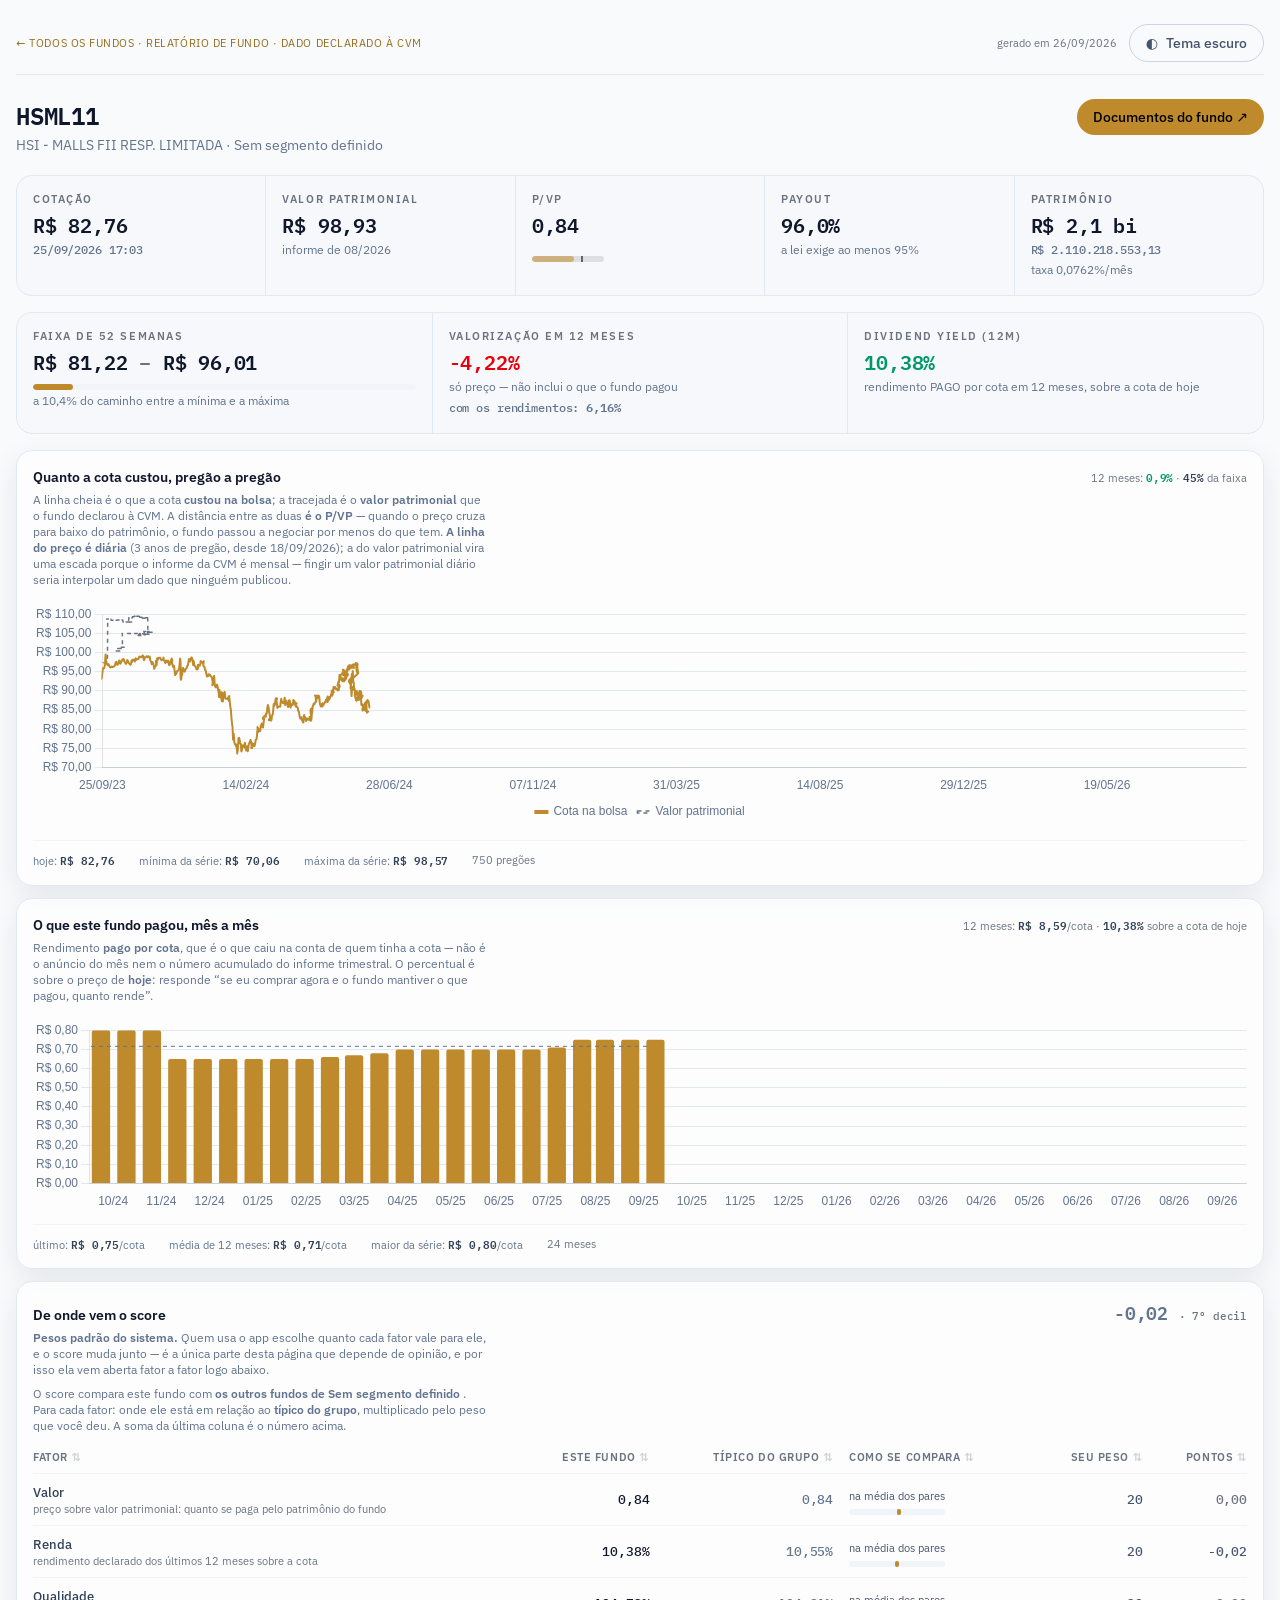
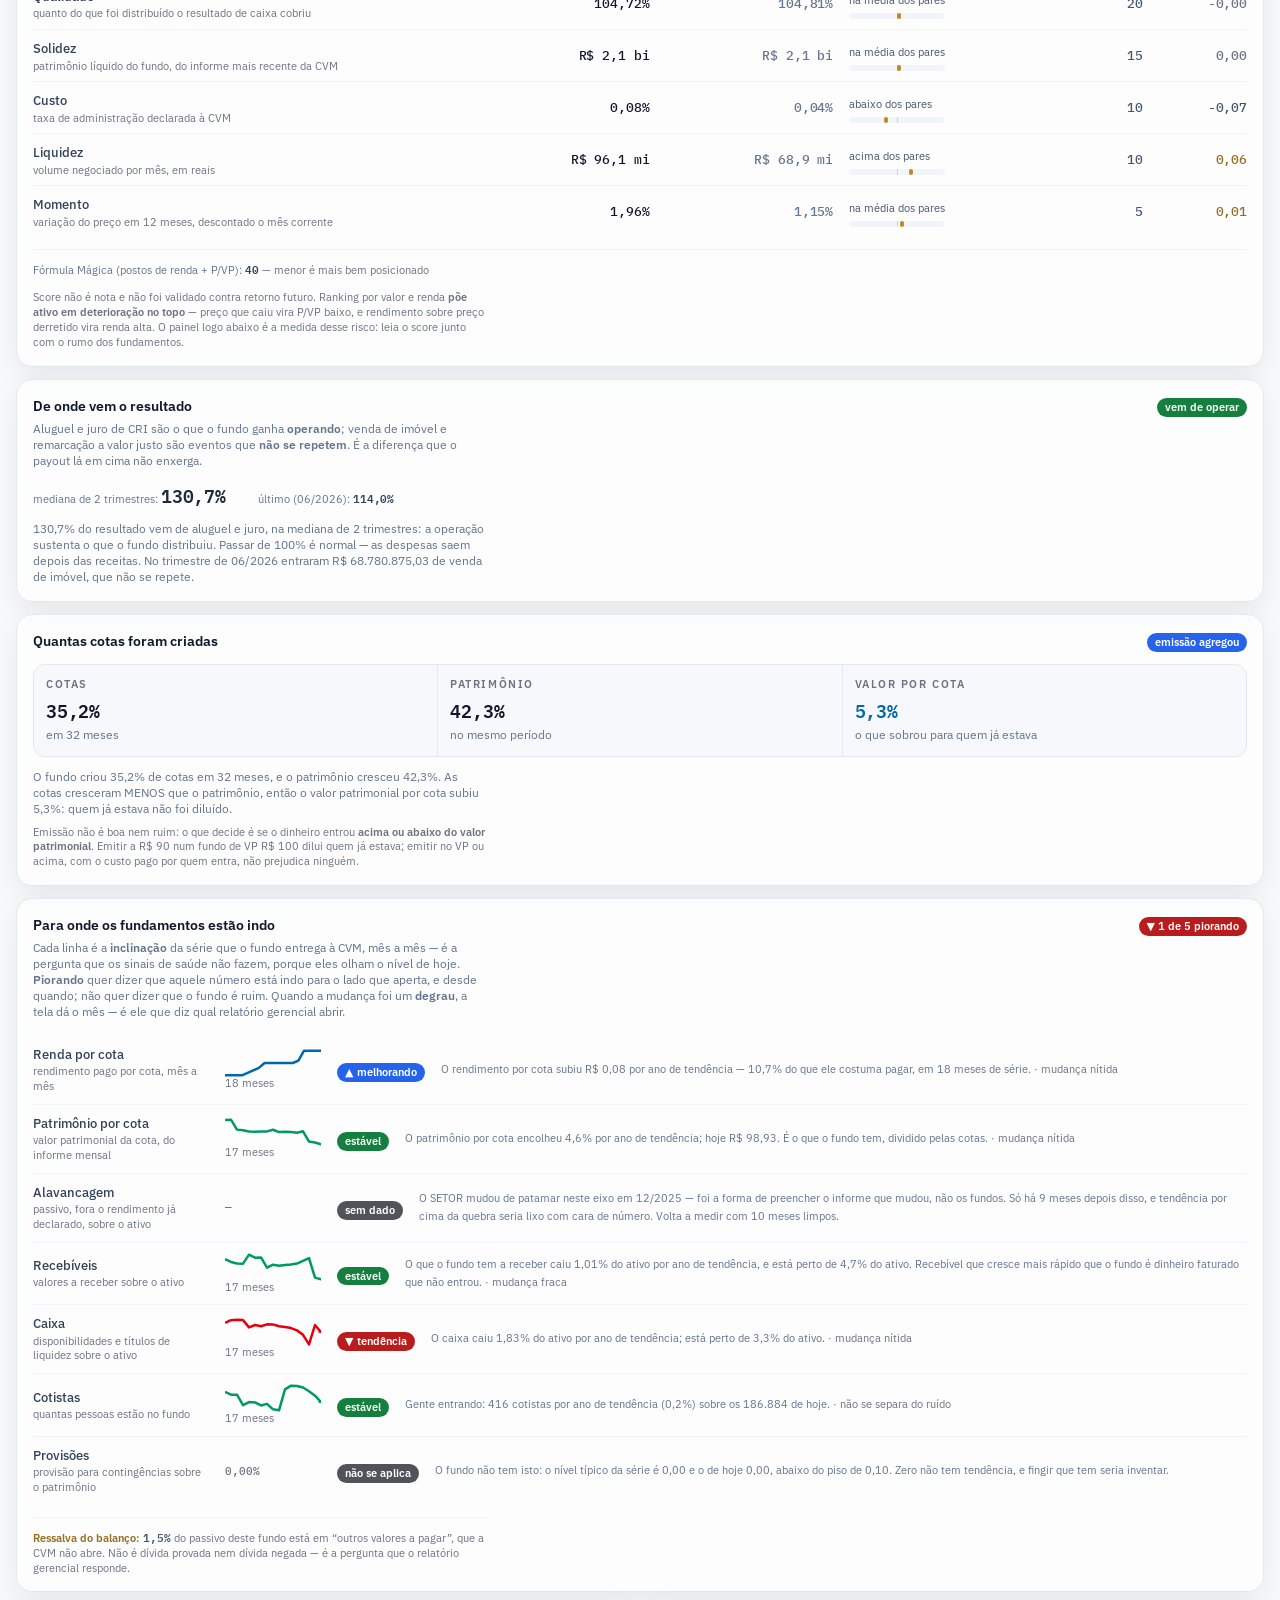
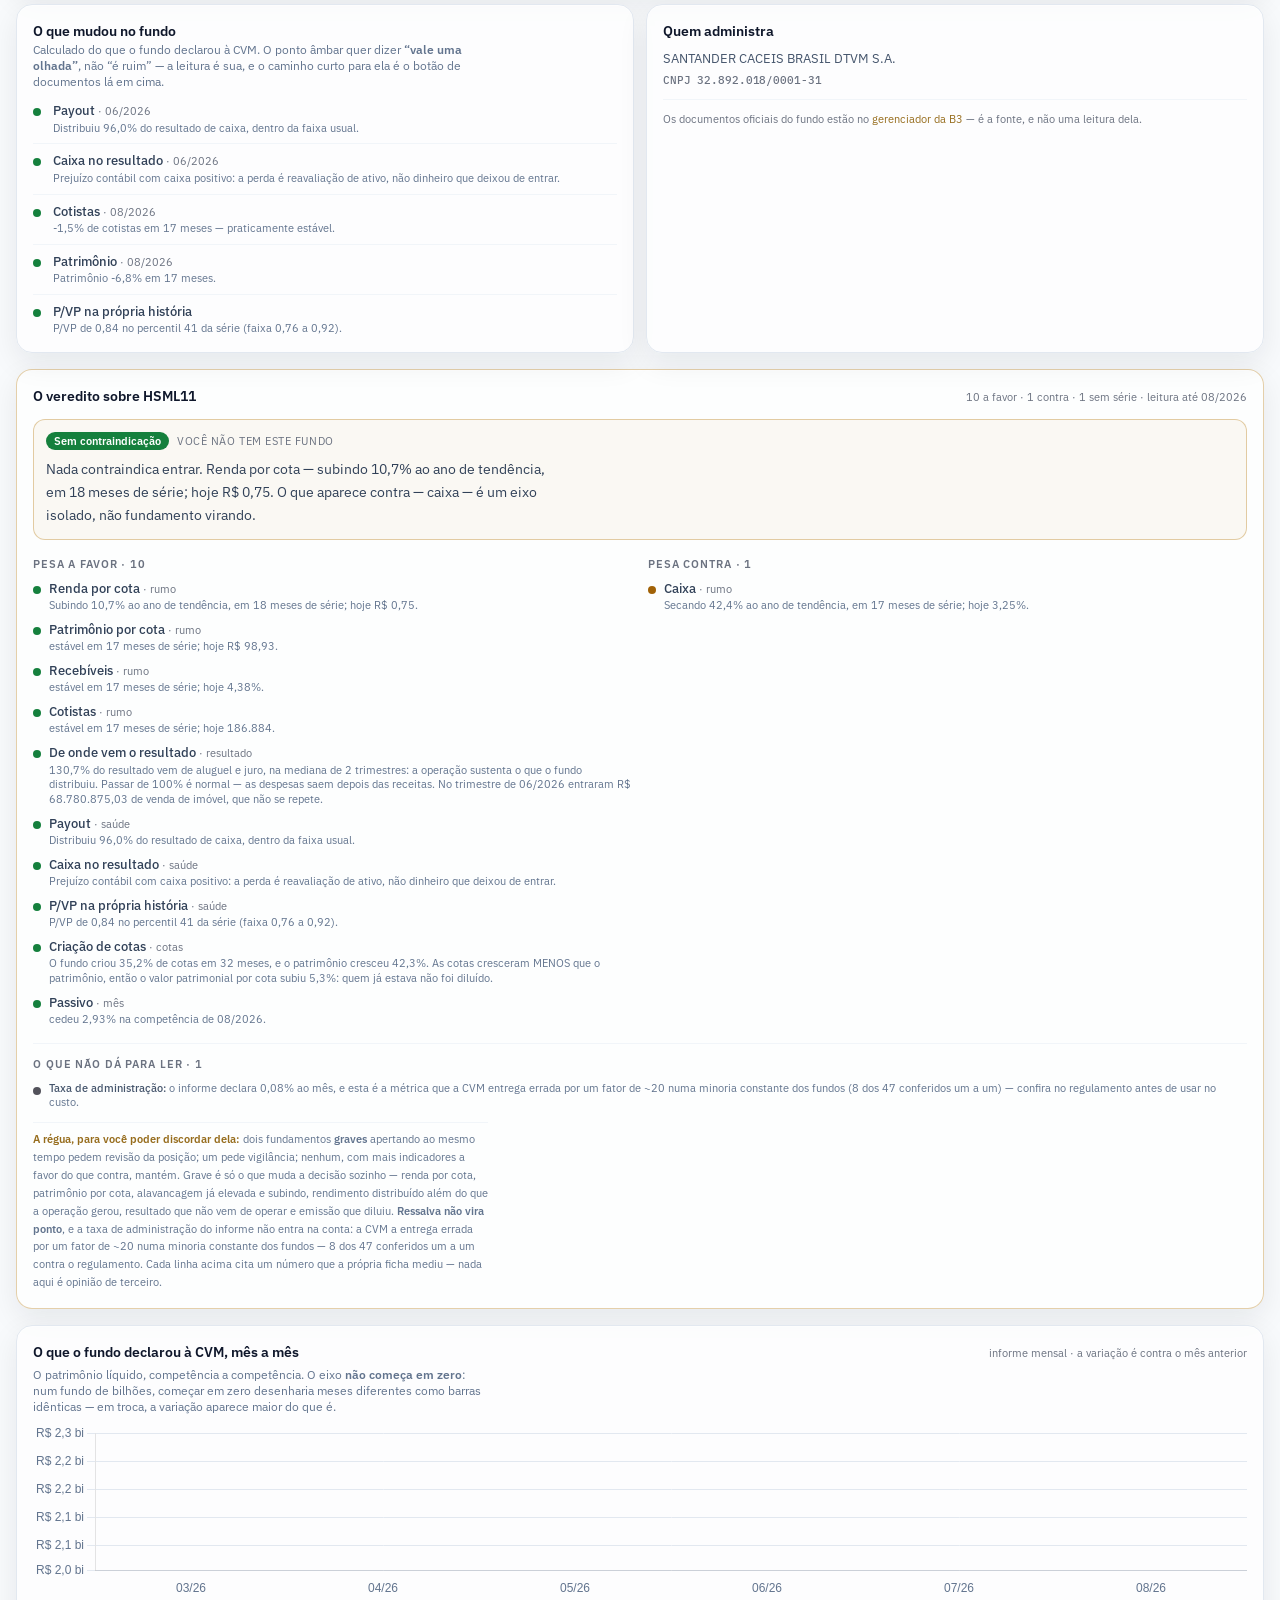
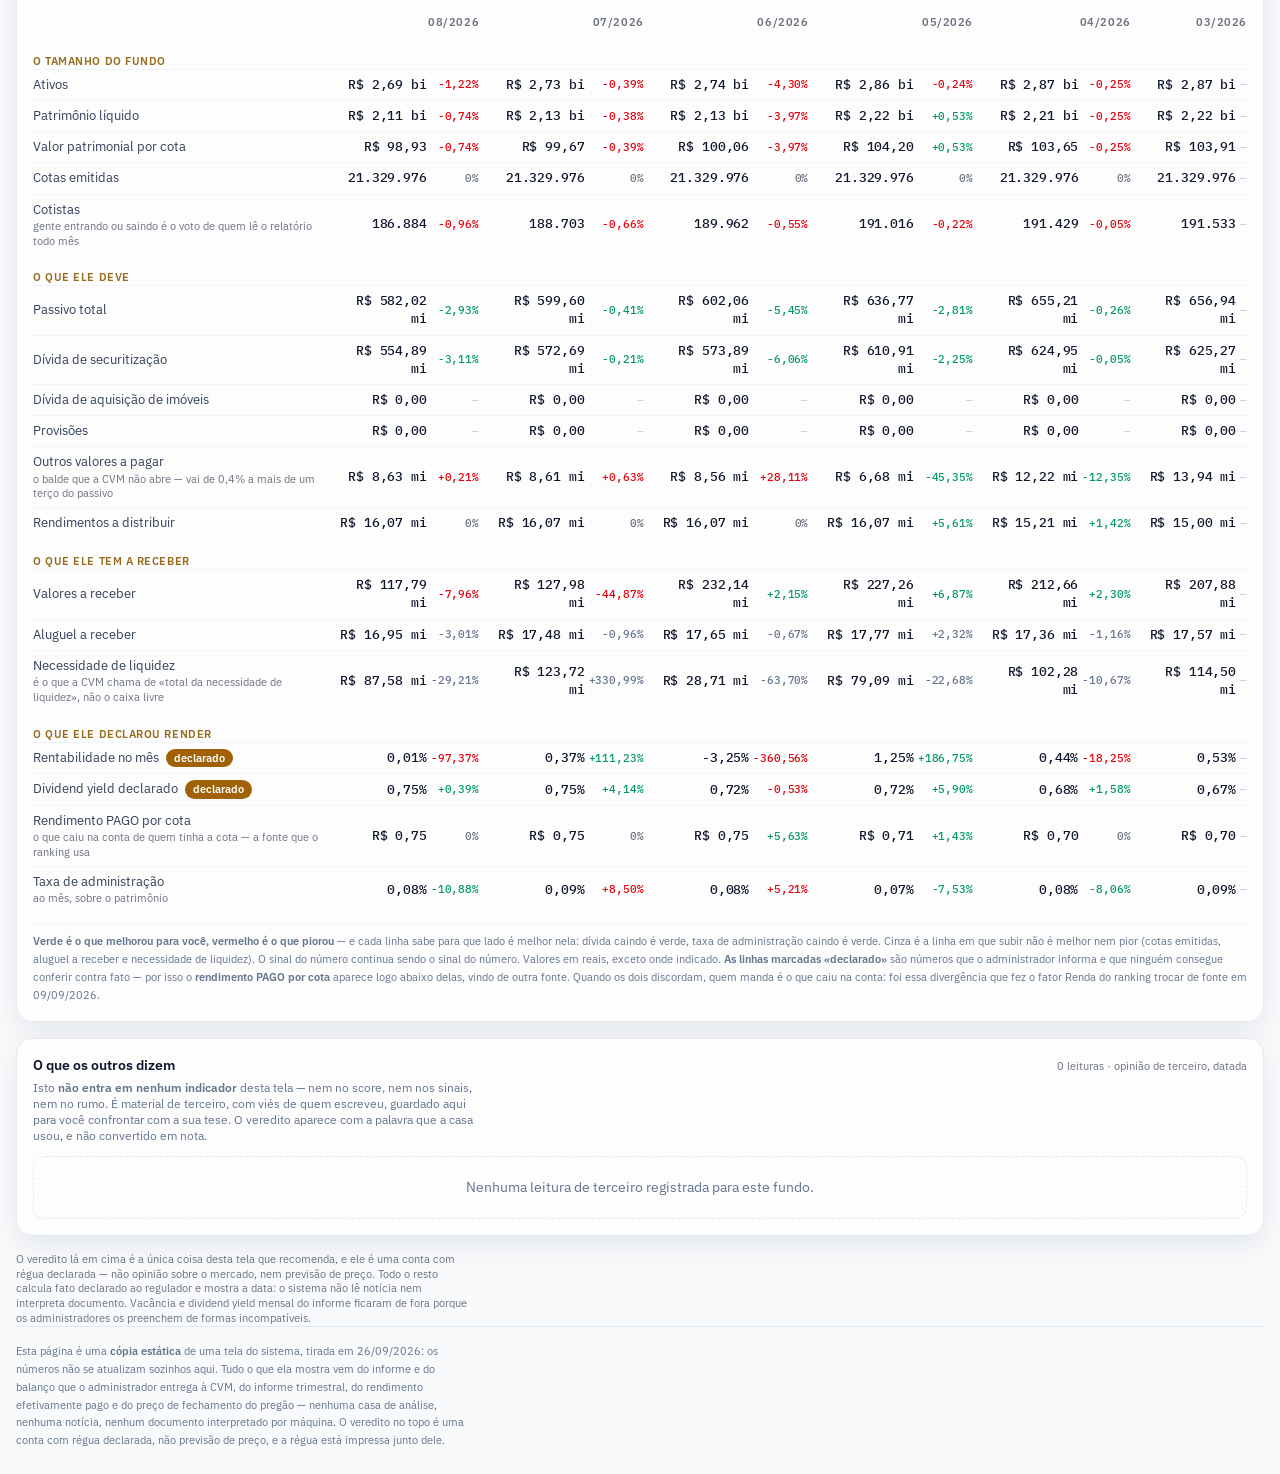
<file: fundo-hsml11.html>
<!doctype html>
<html lang="pt-br" class="">
<head>
  <meta charset="utf-8">
  <meta name="viewport" content="width=device-width, initial-scale=1">
  <title>HSML11 · relatório do fundo</title>
  <meta name="description" content="HSML11 — o que o fundo declarou à CVM, mês a mês, com a leitura de cada indicador.">
  
  <link rel="stylesheet" href="assets/app.css">
  
  
<script>
  (function () {
    var gerada = document.documentElement.classList.contains('dark');
    try {
      var salvo = localStorage.getItem('tema');
      var escuro = salvo === 'escuro' ||
        (!salvo && (gerada || window.matchMedia('(prefers-color-scheme: dark)').matches));
      document.documentElement.classList.toggle('dark', escuro);
    } catch (e) {}
    window.alternarTema = function () {
      var escuro = document.documentElement.classList.toggle('dark');
      try { localStorage.setItem('tema', escuro ? 'escuro' : 'claro'); } catch (e) {}
      if (window.Paleta && window.Paleta.repintar) window.Paleta.repintar();
      var rotulo = document.getElementById('rotulo-tema');
      if (rotulo) rotulo.textContent = escuro ? 'Tema claro' : 'Tema escuro';
    };
  })();
</script>

</head>
<body class="bg-slate-50">
  <div class="mx-auto max-w-6xl px-4 py-6">
    <header class="mb-6 flex flex-wrap items-baseline justify-between gap-2 border-b border-slate-200 pb-3 dark:border-white/10">
      <p class="text-rotulo uppercase tracking-wider text-brand-texto">
        <a href="index.html" class="hover:underline">← todos os fundos</a> · 
        Relatório de fundo · dado declarado à CVM
      </p>
      <div class="flex items-center gap-3">
        <span class="text-rotulo text-slate-400">gerado em 26/09/2026</span>
        
<button type="button" onclick="alternarTema()"
        class="btn btn-linha shrink-0"
        aria-label="Alternar entre tema claro e escuro">
  <span aria-hidden="true">◐</span>
  <span id="rotulo-tema" class="ml-1">Tema escuro</span>
</button>
<script>
  // O rótulo nasce dizendo "Tema escuro" para quem abre no claro; se a página já abriu no
  // escuro, ele é corrigido aqui — o script do topo roda antes deste elemento existir.
  (function () {
    var rotulo = document.getElementById('rotulo-tema');
    if (rotulo && document.documentElement.classList.contains('dark')) {
      rotulo.textContent = 'Tema claro';
    }
  })();
</script>

      </div>
    </header>

    



  
  <div class="mb-5 flex flex-wrap items-start justify-between gap-3">
    <div>
      <div class="flex flex-wrap items-baseline gap-3">
        <h1 class="num text-2xl font-semibold text-slate-900">HSML11</h1>
        
      </div>
      <p class="mt-1 text-sm text-slate-500">
        HSI - MALLS FII RESP. LIMITADA · Sem segmento definido
      </p>
    </div>
    <div class="flex shrink-0 items-center gap-2">
      
      
      
        <a href="https://fnet.bmfbovespa.com.br/fnet/publico/abrirGerenciadorDocumentosCVM?cnpjFundo=32892018000131" target="_blank" rel="noopener noreferrer" class="btn btn-ouro">
          Documentos do fundo ↗
        </a>
      
    </div>
  </div>

  
  <div class="mb-4 grid gap-px overflow-hidden rounded-2xl border border-slate-200 bg-slate-200 sm:grid-cols-2 lg:grid-cols-5">
    
    <div class="bg-surface p-4">
      <p class="text-rotulo font-semibold uppercase tracking-[0.14em] text-slate-400">Cotação</p>
      <p class="num mt-1 text-xl font-semibold text-slate-900">
        R$ 82,76
      </p>
      
        <p class="card-legenda num">25/09/2026 17:03</p>
      
    </div>
    <div class="bg-surface p-4">
      <p class="text-rotulo font-semibold uppercase tracking-[0.14em] text-slate-400">Valor patrimonial</p>
      <p class="num mt-1 text-xl font-semibold text-slate-900">
        R$ 98,93
      </p>
      <p class="card-legenda">informe de 08/2026</p>
    </div>
    <div class="bg-surface p-4">
      <p class="text-rotulo font-semibold uppercase tracking-[0.14em] text-slate-400">P/VP</p>
      <p class="num mt-1 text-xl font-semibold text-slate-900">0,84</p>
      
      <p class="mt-1.5">
        


  <span class="barra-pvp" title="preço R$ 82,76 · valor patrimonial R$ 98,93 · P/VP 0,84">
    <span class="barra-pvp-trilha">
      <span class="barra-pvp-preco"
            style="width: 58.8%"></span>
      <span class="barra-pvp-marca" style="left: 70%"></span>
    </span>
  </span>


      </p>
    </div>
    <div class="bg-surface p-4">
      <p class="text-rotulo font-semibold uppercase tracking-[0.14em] text-slate-400">Payout</p>
      <p class="num mt-1 text-xl font-semibold text-slate-900">
        96,0%
      </p>
      <p class="card-legenda">a lei exige ao menos 95%</p>
    </div>
    <div class="bg-surface p-4">
      <p class="text-rotulo font-semibold uppercase tracking-[0.14em] text-slate-400">Patrimônio</p>
      
      <p class="num mt-1 text-xl font-semibold text-slate-900">R$ 2,1 bi</p>
      <p class="card-legenda num">R$ 2.110.218.553,13</p>
      <p class="card-legenda">taxa 0,0762%/mês</p>
    </div>
  </div>

  
  
  <div class="mb-4 grid gap-px overflow-hidden rounded-2xl border border-slate-200 bg-slate-200 sm:grid-cols-2 lg:grid-cols-3">
    <div class="bg-surface p-4">
      <p class="text-rotulo font-semibold uppercase tracking-[0.14em] text-slate-400">Faixa de 52 semanas</p>
      
        <p class="num mt-1 text-xl font-semibold text-slate-900">
          R$ 81,22 <span class="text-slate-400">–</span> R$ 96,01
        </p>
        
          
          <div class="mt-2 h-1.5 w-full overflow-hidden rounded-full bg-slate-100 dark:bg-white/5">
            <div class="h-full rounded-full bg-brand" style="width: 10.4%"></div>
          </div>
          <p class="card-legenda">a 10,4% do caminho entre a mínima e a máxima</p>
        
      
    </div>
    <div class="bg-surface p-4">
      <p class="text-rotulo font-semibold uppercase tracking-[0.14em] text-slate-400">Valorização em 12 meses</p>
      
        <p class="num mt-1 text-xl font-semibold text-red-600">
          -4,22%
        </p>
        <p class="card-legenda">só preço — não inclui o que o fundo pagou</p>
        
          <p class="card-legenda num">com os rendimentos: <strong>6,16%</strong></p>
        
      
    </div>
    <div class="bg-surface p-4">
      <p class="text-rotulo font-semibold uppercase tracking-[0.14em] text-slate-400">Dividend yield (12m)</p>
      
        <p class="num mt-1 text-xl font-semibold text-emerald-600">10,38%</p>
        <p class="card-legenda">rendimento PAGO por cota em 12 meses, sobre a cota de hoje</p>
      
    </div>
  </div>

  
  
  
    <div class="card card-soft mb-3 p-4">
      <div class="mb-1 flex flex-wrap items-baseline justify-between gap-2">
        <h2 class="secao-titulo">Quanto a cota custou, pregão a pregão</h2>
        <span class="text-rotulo text-slate-400">
          
            12 meses: <strong class="num text-emerald-600">0,9%</strong>
          
          
            · <strong class="num text-slate-700">45%</strong> da faixa
          
        </span>
      </div>
      <p class="mb-4 max-w-prose text-xs text-slate-500">
        A linha cheia é o que a cota <strong>custou na bolsa</strong>; a tracejada é o
        <strong>valor patrimonial</strong> que o fundo declarou à CVM. A distância entre as duas
        <strong>é o P/VP</strong> — quando o preço cruza para baixo do patrimônio, o fundo passou a
        negociar por menos do que tem.
        <strong>A linha do preço é diária</strong> (3 anos de pregão, desde 18/09/2026);
        a do valor patrimonial vira uma escada porque o informe da CVM é mensal — fingir
        um valor patrimonial diário seria interpolar um dado que ninguém publicou.
      </p>

      <script id="dados-preco" type="application/json">{"rotulos": ["25/09/23", "26/09/23", "27/09/23", "28/09/23", "29/09/23", "02/10/23", "03/10/23", "04/10/23", "05/10/23", "06/10/23", "09/10/23", "10/10/23", "11/10/23", "13/10/23", "16/10/23", "17/10/23", "18/10/23", "19/10/23", "20/10/23", "23/10/23", "24/10/23", "25/10/23", "26/10/23", "27/10/23", "30/10/23", "31/10/23", "01/11/23", "03/11/23", "06/11/23", "07/11/23", "08/11/23", "09/11/23", "10/11/23", "13/11/23", "14/11/23", "16/11/23", "17/11/23", "20/11/23", "21/11/23", "22/11/23", "23/11/23", "24/11/23", "27/11/23", "28/11/23", "29/11/23", "30/11/23", "01/12/23", "04/12/23", "05/12/23", "06/12/23", "07/12/23", "08/12/23", "11/12/23", "12/12/23", "13/12/23", "14/12/23", "15/12/23", "18/12/23", "19/12/23", "20/12/23", "21/12/23", "22/12/23", "26/12/23", "27/12/23", "28/12/23", "02/01/24", "03/01/24", "04/01/24", "05/01/24", "08/01/24", "09/01/24", "10/01/24", "11/01/24", "12/01/24", "15/01/24", "16/01/24", "17/01/24", "18/01/24", "19/01/24", "22/01/24", "23/01/24", "24/01/24", "25/01/24", "26/01/24", "29/01/24", "30/01/24", "31/01/24", "01/02/24", "02/02/24", "05/02/24", "06/02/24", "07/02/24", "08/02/24", "09/02/24", "14/02/24", "15/02/24", "16/02/24", "19/02/24", "20/02/24", "21/02/24", "22/02/24", "23/02/24", "26/02/24", "27/02/24", "28/02/24", "29/02/24", "01/03/24", "04/03/24", "05/03/24", "06/03/24", "07/03/24", "08/03/24", "11/03/24", "12/03/24", "13/03/24", "14/03/24", "15/03/24", "18/03/24", "19/03/24", "20/03/24", "21/03/24", "22/03/24", "25/03/24", "26/03/24", "27/03/24", "28/03/24", "01/04/24", "02/04/24", "03/04/24", "04/04/24", "05/04/24", "08/04/24", "09/04/24", "10/04/24", "11/04/24", "12/04/24", "15/04/24", "16/04/24", "17/04/24", "18/04/24", "19/04/24", "22/04/24", "23/04/24", "24/04/24", "25/04/24", "26/04/24", "29/04/24", "30/04/24", "02/05/24", "03/05/24", "06/05/24", "07/05/24", "08/05/24", "09/05/24", "10/05/24", "13/05/24", "14/05/24", "15/05/24", "16/05/24", "17/05/24", "20/05/24", "21/05/24", "22/05/24", "23/05/24", "24/05/24", "27/05/24", "28/05/24", "29/05/24", "31/05/24", "03/06/24", "04/06/24", "05/06/24", "06/06/24", "07/06/24", "10/06/24", "11/06/24", "12/06/24", "13/06/24", "14/06/24", "17/06/24", "18/06/24", "19/06/24", "20/06/24", "21/06/24", "24/06/24", "25/06/24", "26/06/24", "27/06/24", "28/06/24", "01/07/24", "02/07/24", "03/07/24", "04/07/24", "05/07/24", "08/07/24", "09/07/24", "10/07/24", "11/07/24", "12/07/24", "15/07/24", "16/07/24", "17/07/24", "18/07/24", "19/07/24", "22/07/24", "23/07/24", "24/07/24", "25/07/24", "26/07/24", "29/07/24", "30/07/24", "31/07/24", "01/08/24", "02/08/24", "05/08/24", "06/08/24", "07/08/24", "08/08/24", "09/08/24", "12/08/24", "13/08/24", "14/08/24", "15/08/24", "16/08/24", "19/08/24", "20/08/24", "21/08/24", "22/08/24", "23/08/24", "26/08/24", "27/08/24", "28/08/24", "29/08/24", "30/08/24", "02/09/24", "03/09/24", "04/09/24", "05/09/24", "06/09/24", "09/09/24", "10/09/24", "11/09/24", "12/09/24", "13/09/24", "16/09/24", "17/09/24", "18/09/24", "19/09/24", "20/09/24", "23/09/24", "24/09/24", "25/09/24", "26/09/24", "27/09/24", "30/09/24", "01/10/24", "02/10/24", "03/10/24", "04/10/24", "07/10/24", "08/10/24", "09/10/24", "10/10/24", "11/10/24", "14/10/24", "15/10/24", "16/10/24", "17/10/24", "18/10/24", "21/10/24", "22/10/24", "23/10/24", "24/10/24", "25/10/24", "28/10/24", "29/10/24", "30/10/24", "31/10/24", "01/11/24", "04/11/24", "05/11/24", "06/11/24", "07/11/24", "08/11/24", "11/11/24", "12/11/24", "13/11/24", "14/11/24", "18/11/24", "19/11/24", "21/11/24", "22/11/24", "25/11/24", "26/11/24", "27/11/24", "28/11/24", "29/11/24", "02/12/24", "03/12/24", "04/12/24", "05/12/24", "06/12/24", "09/12/24", "10/12/24", "11/12/24", "12/12/24", "13/12/24", "16/12/24", "17/12/24", "18/12/24", "19/12/24", "20/12/24", "23/12/24", "26/12/24", "27/12/24", "30/12/24", "02/01/25", "03/01/25", "06/01/25", "07/01/25", "08/01/25", "09/01/25", "10/01/25", "13/01/25", "14/01/25", "15/01/25", "16/01/25", "17/01/25", "20/01/25", "21/01/25", "22/01/25", "23/01/25", "24/01/25", "27/01/25", "28/01/25", "29/01/25", "30/01/25", "31/01/25", "03/02/25", "04/02/25", "05/02/25", "06/02/25", "07/02/25", "10/02/25", "11/02/25", "12/02/25", "13/02/25", "14/02/25", "17/02/25", "18/02/25", "19/02/25", "20/02/25", "21/02/25", "24/02/25", "25/02/25", "26/02/25", "27/02/25", "28/02/25", "05/03/25", "06/03/25", "07/03/25", "10/03/25", "11/03/25", "12/03/25", "13/03/25", "14/03/25", "17/03/25", "18/03/25", "19/03/25", "20/03/25", "21/03/25", "24/03/25", "25/03/25", "26/03/25", "27/03/25", "28/03/25", "31/03/25", "01/04/25", "02/04/25", "03/04/25", "04/04/25", "07/04/25", "08/04/25", "09/04/25", "10/04/25", "11/04/25", "14/04/25", "15/04/25", "16/04/25", "17/04/25", "22/04/25", "23/04/25", "24/04/25", "25/04/25", "28/04/25", "29/04/25", "30/04/25", "02/05/25", "05/05/25", "06/05/25", "07/05/25", "08/05/25", "09/05/25", "12/05/25", "13/05/25", "14/05/25", "15/05/25", "16/05/25", "19/05/25", "20/05/25", "21/05/25", "22/05/25", "23/05/25", "26/05/25", "27/05/25", "28/05/25", "29/05/25", "30/05/25", "02/06/25", "03/06/25", "04/06/25", "05/06/25", "06/06/25", "09/06/25", "10/06/25", "11/06/25", "12/06/25", "13/06/25", "16/06/25", "17/06/25", "18/06/25", "20/06/25", "23/06/25", "24/06/25", "25/06/25", "26/06/25", "27/06/25", "30/06/25", "01/07/25", "02/07/25", "03/07/25", "04/07/25", "07/07/25", "08/07/25", "09/07/25", "10/07/25", "11/07/25", "14/07/25", "15/07/25", "16/07/25", "17/07/25", "18/07/25", "21/07/25", "22/07/25", "23/07/25", "24/07/25", "25/07/25", "28/07/25", "29/07/25", "30/07/25", "31/07/25", "01/08/25", "04/08/25", "05/08/25", "06/08/25", "07/08/25", "08/08/25", "11/08/25", "12/08/25", "13/08/25", "14/08/25", "15/08/25", "18/08/25", "19/08/25", "20/08/25", "21/08/25", "22/08/25", "25/08/25", "26/08/25", "27/08/25", "28/08/25", "29/08/25", "01/09/25", "02/09/25", "03/09/25", "04/09/25", "05/09/25", "08/09/25", "09/09/25", "10/09/25", "11/09/25", "12/09/25", "15/09/25", "16/09/25", "17/09/25", "18/09/25", "19/09/25", "22/09/25", "23/09/25", "24/09/25", "25/09/25", "26/09/25", "29/09/25", "30/09/25", "01/10/25", "02/10/25", "03/10/25", "06/10/25", "07/10/25", "08/10/25", "09/10/25", "10/10/25", "13/10/25", "14/10/25", "15/10/25", "16/10/25", "17/10/25", "20/10/25", "21/10/25", "22/10/25", "23/10/25", "24/10/25", "27/10/25", "28/10/25", "29/10/25", "30/10/25", "31/10/25", "03/11/25", "04/11/25", "05/11/25", "06/11/25", "07/11/25", "10/11/25", "11/11/25", "12/11/25", "13/11/25", "14/11/25", "17/11/25", "18/11/25", "19/11/25", "21/11/25", "24/11/25", "25/11/25", "26/11/25", "27/11/25", "28/11/25", "01/12/25", "02/12/25", "03/12/25", "04/12/25", "05/12/25", "08/12/25", "09/12/25", "10/12/25", "11/12/25", "12/12/25", "15/12/25", "16/12/25", "17/12/25", "18/12/25", "19/12/25", "22/12/25", "23/12/25", "26/12/25", "29/12/25", "30/12/25", "02/01/26", "05/01/26", "06/01/26", "07/01/26", "08/01/26", "09/01/26", "12/01/26", "13/01/26", "14/01/26", "15/01/26", "16/01/26", "19/01/26", "20/01/26", "21/01/26", "22/01/26", "23/01/26", "26/01/26", "27/01/26", "28/01/26", "29/01/26", "30/01/26", "02/02/26", "03/02/26", "04/02/26", "05/02/26", "06/02/26", "09/02/26", "10/02/26", "11/02/26", "12/02/26", "13/02/26", "18/02/26", "19/02/26", "20/02/26", "23/02/26", "24/02/26", "25/02/26", "26/02/26", "27/02/26", "02/03/26", "03/03/26", "04/03/26", "05/03/26", "06/03/26", "09/03/26", "10/03/26", "11/03/26", "12/03/26", "13/03/26", "16/03/26", "17/03/26", "18/03/26", "19/03/26", "20/03/26", "23/03/26", "24/03/26", "25/03/26", "26/03/26", "27/03/26", "30/03/26", "31/03/26", "01/04/26", "02/04/26", "06/04/26", "07/04/26", "08/04/26", "09/04/26", "10/04/26", "13/04/26", "14/04/26", "15/04/26", "16/04/26", "17/04/26", "20/04/26", "22/04/26", "23/04/26", "24/04/26", "27/04/26", "28/04/26", "29/04/26", "30/04/26", "04/05/26", "05/05/26", "06/05/26", "07/05/26", "08/05/26", "11/05/26", "12/05/26", "13/05/26", "14/05/26", "15/05/26", "18/05/26", "19/05/26", "20/05/26", "21/05/26", "22/05/26", "25/05/26", "26/05/26", "27/05/26", "28/05/26", "29/05/26", "01/06/26", "02/06/26", "03/06/26", "05/06/26", "08/06/26", "09/06/26", "10/06/26", "11/06/26", "12/06/26", "15/06/26", "16/06/26", "17/06/26", "18/06/26", "19/06/26", "22/06/26", "23/06/26", "24/06/26", "25/06/26", "26/06/26", "29/06/26", "30/06/26", "01/07/26", "02/07/26", "03/07/26", "06/07/26", "07/07/26", "08/07/26", "09/07/26", "10/07/26", "13/07/26", "14/07/26", "15/07/26", "16/07/26", "17/07/26", "20/07/26", "21/07/26", "22/07/26", "23/07/26", "24/07/26", "27/07/26", "28/07/26", "29/07/26", "30/07/26", "31/07/26", "03/08/26", "04/08/26", "05/08/26", "06/08/26", "07/08/26", "10/08/26", "11/08/26", "12/08/26", "13/08/26", "14/08/26", "17/08/26", "18/08/26", "19/08/26", "20/08/26", "21/08/26", "24/08/26", "25/08/26", "26/08/26", "27/08/26", "28/08/26", "31/08/26", "01/09/26", "02/09/26", "03/09/26", "04/09/26", "08/09/26", "09/09/26", "10/09/26", "11/09/26", "14/09/26", "15/09/26", "16/09/26", "17/09/26", "18/09/26", "21/09/26", "22/09/26", "23/09/26", "24/09/26", "25/09/26"], "precos": [94.34, 93.95, 93.0, 93.53, 93.55, 91.83, 91.65, 91.72, 92.28, 91.73, 91.22, 92.18, 92.68, 92.73, 92.66, 92.62, 92.57, 92.49, 92.19, 91.69, 92.13, 91.33, 91.67, 91.5, 91.41, 91.41, 90.8, 91.42, 92.22, 92.49, 92.38, 92.43, 92.08, 91.6, 91.58, 92.03, 92.73, 93.63, 92.98, 92.79, 92.73, 92.28, 92.29, 92.73, 93.13, 93.23, 91.56, 91.43, 92.01, 92.58, 91.78, 92.22, 92.13, 91.48, 91.21, 91.33, 91.61, 91.73, 92.98, 94.65, 94.57, 94.74, 95.72, 98.57, 96.47, 95.86, 95.65, 95.52, 95.85, 95.51, 95.01, 94.9, 95.0, 95.16, 95.0, 95.1, 95.11, 95.29, 95.6, 96.31, 96.52, 95.7, 95.64, 96.22, 95.97, 96.85, 96.68, 95.94, 96.35, 96.71, 97.2, 97.21, 97.27, 96.5, 96.28, 95.9, 96.11, 96.5, 96.95, 96.8, 96.37, 96.01, 96.0, 95.6, 95.87, 96.94, 96.5, 97.12, 97.03, 97.0, 96.5, 97.0, 97.45, 97.06, 97.1, 97.3, 97.26, 97.59, 97.98, 97.8, 97.82, 98.0, 97.8, 98.28, 98.1, 98.0, 96.92, 97.4, 97.79, 97.82, 98.05, 97.94, 97.71, 98.08, 97.91, 97.79, 97.91, 96.8, 96.6, 95.81, 96.36, 96.21, 95.7, 94.5, 94.95, 95.14, 95.49, 96.75, 95.54, 97.47, 97.05, 97.49, 97.58, 97.58, 97.5, 97.05, 96.9, 97.02, 97.05, 97.55, 97.65, 96.8, 96.75, 96.05, 96.8, 96.8, 96.3, 96.8, 96.75, 95.5, 95.6, 96.0, 96.71, 97.37, 96.83, 96.0, 95.56, 94.93, 95.35, 94.29, 92.67, 93.54, 93.0, 93.7, 93.87, 93.93, 94.22, 95.41, 97.35, 94.19, 93.13, 91.32, 92.5, 93.01, 94.72, 94.19, 93.82, 93.6, 94.39, 94.42, 94.7, 95.31, 95.4, 96.53, 97.24, 97.05, 96.84, 96.55, 97.12, 97.6, 97.68, 96.88, 95.5, 96.72, 95.42, 95.19, 95.02, 94.6, 94.65, 94.33, 94.22, 94.26, 94.87, 95.36, 95.6, 95.39, 95.28, 95.5, 96.65, 96.3, 96.43, 96.05, 95.9, 96.55, 95.33, 95.05, 95.0, 93.99, 93.95, 93.14, 92.25, 92.43, 92.3, 92.88, 92.76, 92.77, 92.39, 92.22, 92.03, 91.25, 90.15, 89.7, 90.7, 91.36, 92.39, 89.93, 89.23, 89.11, 89.78, 89.9, 89.09, 88.1, 86.91, 86.3, 86.4, 87.15, 87.0, 88.4, 87.07, 86.85, 86.4, 85.22, 85.08, 85.1, 87.18, 87.67, 87.0, 87.16, 85.6, 87.1, 87.33, 87.06, 87.11, 87.79, 86.2, 85.77, 85.8, 85.78, 85.8, 86.18, 85.21, 86.59, 86.18, 86.29, 85.31, 83.75, 82.8, 80.63, 78.93, 77.71, 74.14, 75.77, 73.6, 72.82, 72.67, 72.41, 72.67, 72.78, 72.2, 71.6, 70.06, 71.67, 74.5, 74.6, 73.98, 72.91, 72.89, 70.7, 71.09, 72.45, 72.11, 72.4, 71.9, 72.47, 72.3, 72.49, 73.14, 71.6, 70.97, 71.3, 72.15, 70.75, 71.85, 72.89, 73.2, 73.58, 73.97, 73.28, 71.69, 71.73, 71.62, 72.3, 73.03, 72.74, 72.22, 72.8, 72.2, 72.98, 74.02, 74.0, 74.93, 76.89, 76.07, 76.96, 77.66, 76.87, 76.66, 76.7, 76.41, 76.51, 77.97, 78.3, 78.68, 77.57, 77.53, 78.9, 80.1, 80.0, 80.55, 80.61, 80.82, 80.76, 80.55, 81.6, 81.46, 83.19, 83.95, 83.33, 82.24, 81.29, 80.4, 79.61, 79.61, 79.56, 79.5, 79.45, 79.93, 81.09, 81.11, 82.63, 84.25, 83.7, 84.18, 85.36, 84.5, 85.24, 85.86, 85.85, 85.1, 84.5, 83.1, 83.28, 83.5, 83.5, 83.56, 83.42, 84.56, 85.73, 84.73, 84.95, 84.49, 84.4, 84.47, 84.77, 84.45, 84.57, 84.7, 85.99, 83.9, 85.24, 84.43, 84.35, 84.31, 83.46, 83.35, 84.18, 83.7, 84.47, 85.2, 85.0, 85.25, 84.4, 83.15, 84.07, 84.11, 83.89, 84.06, 85.31, 85.12, 85.0, 84.45, 84.57, 84.5, 84.3, 83.99, 83.69, 83.4, 83.6, 83.3, 83.18, 82.27, 82.15, 81.27, 80.35, 79.95, 80.01, 80.4, 79.61, 79.33, 78.95, 79.6, 81.01, 80.21, 79.5, 78.82, 80.5, 79.94, 79.9, 80.25, 79.29, 79.75, 79.95, 79.9, 79.62, 79.7, 79.99, 80.51, 79.41, 79.32, 79.7, 81.5, 83.0, 82.55, 80.84, 81.29, 81.7, 83.3, 83.8, 84.28, 84.02, 84.35, 84.68, 84.75, 86.5, 86.5, 86.56, 86.5, 84.8, 85.81, 85.72, 86.29, 86.59, 85.89, 86.41, 84.6, 83.89, 83.45, 83.73, 83.4, 83.42, 83.73, 84.25, 83.96, 83.85, 84.35, 83.9, 83.82, 84.27, 84.32, 84.74, 84.64, 85.42, 85.5, 85.7, 86.29, 85.78, 85.88, 85.23, 84.95, 84.7, 85.25, 85.28, 85.38, 86.18, 85.83, 86.33, 87.0, 86.96, 86.51, 86.94, 88.0, 87.5, 87.91, 87.02, 87.51, 88.28, 89.03, 88.46, 88.72, 89.01, 88.46, 88.38, 88.33, 88.59, 88.0, 88.07, 88.06, 89.67, 89.05, 89.41, 89.96, 90.58, 90.31, 92.47, 91.5, 92.54, 91.2, 90.9, 91.17, 90.66, 91.08, 90.7, 90.63, 91.5, 90.79, 91.51, 90.9, 91.2, 91.34, 91.13, 91.01, 91.62, 91.38, 92.1, 92.25, 92.38, 92.58, 93.99, 93.3, 92.87, 92.99, 92.89, 92.6, 92.46, 92.33, 92.4, 92.78, 92.0, 91.92, 92.85, 93.3, 93.2, 93.61, 93.85, 94.72, 94.75, 94.07, 94.0, 93.93, 94.56, 93.95, 94.1, 94.0, 94.11, 94.52, 94.55, 94.79, 95.0, 95.0, 95.29, 94.83, 94.71, 95.23, 95.1, 95.19, 94.98, 95.07, 94.5, 94.53, 94.48, 94.51, 94.75, 94.93, 95.48, 95.01, 95.1, 95.46, 95.22, 95.59, 95.9, 95.7, 95.45, 95.79, 95.26, 95.55, 95.67, 95.77, 94.85, 93.2, 94.86, 93.63, 92.91, 90.4, 90.95, 89.8, 90.88, 91.45, 88.0, 86.27, 88.95, 88.26, 88.12, 88.11, 88.48, 89.78, 90.41, 92.72, 90.84, 93.5, 90.2, 90.22, 88.5, 88.35, 86.8, 87.03, 87.47, 87.73, 87.73, 86.95, 86.9, 86.5, 85.98, 85.65, 84.99, 84.84, 85.52, 85.5, 85.7, 85.15, 85.07, 86.65, 85.84, 85.42, 85.15, 85.85, 87.05, 86.7, 86.68, 87.11, 87.77, 87.52, 87.37, 87.58, 86.95, 85.72, 86.32, 86.28, 86.6, 86.13, 87.52, 87.28, 83.95, 83.54, 83.91, 83.57, 83.53, 83.42, 82.97, 83.57, 83.1, 82.24, 82.72, 82.01, 83.0, 82.27, 83.52, 83.55, 83.62, 84.21, 84.2, 84.36, 84.63, 82.16, 81.37, 81.75, 81.72, 81.68, 82.0, 83.01, 83.01, 84.23, 84.58, 84.71, 85.03, 84.3, 84.75, 83.8, 83.17, 82.8, 82.76], "patrimoniais": [null, null, null, null, null, null, null, null, null, null, null, null, null, null, null, null, null, null, null, null, null, null, null, null, null, null, null, null, null, null, null, null, null, null, null, null, null, null, null, null, null, null, null, null, null, null, null, null, null, null, null, null, null, null, null, null, null, null, null, null, null, null, null, null, null, 93.98, 93.98, 93.98, 93.98, 93.98, 93.98, 93.98, 93.98, 93.98, 93.98, 93.98, 93.98, 93.98, 93.98, 93.98, 93.98, 93.98, 93.98, 93.98, 93.98, 93.98, 93.98, 96.53, 96.53, 96.53, 96.53, 96.53, 96.53, 96.53, 96.53, 96.53, 96.53, 96.53, 96.53, 96.53, 96.53, 96.53, 96.53, 96.53, 96.53, 96.53, 96.15, 96.15, 96.15, 96.15, 96.15, 96.15, 96.15, 96.15, 96.15, 96.15, 96.15, 96.15, 96.15, 96.15, 96.15, 96.15, 96.15, 96.15, 96.15, 96.15, 95.89, 95.89, 95.89, 95.89, 95.89, 95.89, 95.89, 95.89, 95.89, 95.89, 95.89, 95.89, 95.89, 95.89, 95.89, 95.89, 95.89, 95.89, 95.89, 95.89, 95.89, 95.89, 95.79, 95.79, 95.79, 95.79, 95.79, 95.79, 95.79, 95.79, 95.79, 95.79, 95.79, 95.79, 95.79, 95.79, 95.79, 95.79, 95.79, 95.79, 95.79, 95.79, 95.79, 108.62, 108.62, 108.62, 108.62, 108.62, 108.62, 108.62, 108.62, 108.62, 108.62, 108.62, 108.62, 108.62, 108.62, 108.62, 108.62, 108.62, 108.62, 108.62, 108.62, 108.23, 108.23, 108.23, 108.23, 108.23, 108.23, 108.23, 108.23, 108.23, 108.23, 108.23, 108.23, 108.23, 108.23, 108.23, 108.23, 108.23, 108.23, 108.23, 108.23, 108.23, 108.23, 108.23, 108.27, 108.27, 108.27, 108.27, 108.27, 108.27, 108.27, 108.27, 108.27, 108.27, 108.27, 108.27, 108.27, 108.27, 108.27, 108.27, 108.27, 108.27, 108.27, 108.27, 108.27, 108.27, 107.7, 107.7, 107.7, 107.7, 107.7, 107.7, 107.7, 107.7, 107.7, 107.7, 107.7, 107.7, 107.7, 107.7, 107.7, 107.7, 107.7, 107.7, 107.7, 107.7, 107.7, 107.71, 107.71, 107.71, 107.71, 107.71, 107.71, 107.71, 107.71, 107.71, 107.71, 107.71, 107.71, 107.71, 107.71, 107.71, 107.71, 107.71, 107.71, 107.71, 107.71, 107.71, 107.71, 107.71, 108.89, 108.89, 108.89, 108.89, 108.89, 108.89, 108.89, 108.89, 108.89, 108.89, 108.89, 108.89, 108.89, 108.89, 108.89, 108.89, 108.89, 108.89, 108.89, 109.23, 109.23, 109.23, 109.23, 109.23, 109.23, 109.23, 109.23, 109.23, 109.23, 109.23, 109.23, 109.23, 109.23, 109.23, 109.23, 109.23, 109.23, 109.23, 109.43, 109.43, 109.43, 109.43, 109.43, 109.43, 109.43, 109.43, 109.43, 109.43, 109.43, 109.43, 109.43, 109.43, 109.43, 109.43, 109.43, 109.43, 109.43, 109.43, 109.43, 109.43, 109.37, 109.37, 109.37, 109.37, 109.37, 109.37, 109.37, 109.37, 109.37, 109.37, 109.37, 109.37, 109.37, 109.37, 109.37, 109.37, 109.37, 109.37, 109.37, 109.37, 109.09, 109.09, 109.09, 109.09, 109.09, 109.09, 109.09, 109.09, 109.09, 109.09, 109.09, 109.09, 109.09, 109.09, 109.09, 109.09, 109.09, 109.09, 109.09, 108.83, 108.83, 108.83, 108.83, 108.83, 108.83, 108.83, 108.83, 108.83, 108.83, 108.83, 108.83, 108.83, 108.83, 108.83, 108.83, 108.83, 108.83, 108.83, 108.83, 108.92, 108.92, 108.92, 108.92, 108.92, 108.92, 108.92, 108.92, 108.92, 108.92, 108.92, 108.92, 108.92, 108.92, 108.92, 108.92, 108.92, 108.92, 108.92, 108.92, 108.92, 104.89, 104.89, 104.89, 104.89, 104.89, 104.89, 104.89, 104.89, 104.89, 104.89, 104.89, 104.89, 104.89, 104.89, 104.89, 104.89, 104.89, 104.89, 104.89, 104.89, 104.63, 104.63, 104.63, 104.63, 104.63, 104.63, 104.63, 104.63, 104.63, 104.63, 104.63, 104.63, 104.63, 104.63, 104.63, 104.63, 104.63, 104.63, 104.63, 104.63, 104.63, 104.63, 104.63, 104.1, 104.1, 104.1, 104.1, 104.1, 104.1, 104.1, 104.1, 104.1, 104.1, 104.1, 104.1, 104.1, 104.1, 104.1, 104.1, 104.1, 104.1, 104.1, 104.1, 104.1, 104.05, 104.05, 104.05, 104.05, 104.05, 104.05, 104.05, 104.05, 104.05, 104.05, 104.05, 104.05, 104.05, 104.05, 104.05, 104.05, 104.05, 104.05, 104.05, 104.05, 104.05, 104.05, 104.1, 104.1, 104.1, 104.1, 104.1, 104.1, 104.1, 104.1, 104.1, 104.1, 104.1, 104.1, 104.1, 104.1, 104.1, 104.1, 104.1, 104.1, 104.1, 104.1, 104.1, 104.1, 104.1, 104.17, 104.17, 104.17, 104.17, 104.17, 104.17, 104.17, 104.17, 104.17, 104.17, 104.17, 104.17, 104.17, 104.17, 104.17, 104.17, 104.17, 104.17, 104.17, 104.83, 104.83, 104.83, 104.83, 104.83, 104.83, 104.83, 104.83, 104.83, 104.83, 104.83, 104.83, 104.83, 104.83, 104.83, 104.83, 104.83, 104.83, 104.83, 104.83, 103.89, 103.89, 103.89, 103.89, 103.89, 103.89, 103.89, 103.89, 103.89, 103.89, 103.89, 103.89, 103.89, 103.89, 103.89, 103.89, 103.89, 103.89, 103.89, 103.89, 103.89, 104.06, 104.06, 104.06, 104.06, 104.06, 104.06, 104.06, 104.06, 104.06, 104.06, 104.06, 104.06, 104.06, 104.06, 104.06, 104.06, 104.06, 104.06, 103.91, 103.91, 103.91, 103.91, 103.91, 103.91, 103.91, 103.91, 103.91, 103.91, 103.91, 103.91, 103.91, 103.91, 103.91, 103.91, 103.91, 103.91, 103.91, 103.91, 103.91, 103.91, 103.65, 103.65, 103.65, 103.65, 103.65, 103.65, 103.65, 103.65, 103.65, 103.65, 103.65, 103.65, 103.65, 103.65, 103.65, 103.65, 103.65, 103.65, 103.65, 103.65, 104.2, 104.2, 104.2, 104.2, 104.2, 104.2, 104.2, 104.2, 104.2, 104.2, 104.2, 104.2, 104.2, 104.2, 104.2, 104.2, 104.2, 104.2, 104.2, 104.2, 100.06, 100.06, 100.06, 100.06, 100.06, 100.06, 100.06, 100.06, 100.06, 100.06, 100.06, 100.06, 100.06, 100.06, 100.06, 100.06, 100.06, 100.06, 100.06, 100.06, 100.06, 99.67, 99.67, 99.67, 99.67, 99.67, 99.67, 99.67, 99.67, 99.67, 99.67, 99.67, 99.67, 99.67, 99.67, 99.67, 99.67, 99.67, 99.67, 99.67, 99.67, 99.67, 99.67, 99.67, 98.93, 98.93, 98.93, 98.93, 98.93, 98.93, 98.93, 98.93, 98.93, 98.93, 98.93, 98.93, 98.93, 98.93, 98.93, 98.93, 98.93, 98.93, 98.93, 98.93, 98.93, null, null, null, null, null, null, null, null, null, null, null, null, null, null, null, null, null, null]}</script>
      <div class="h-56"><canvas id="grafico-preco" aria-label="Preço da cota pregão a pregão e valor patrimonial mês a mês"></canvas></div>

      <div class="mt-3 flex flex-wrap gap-x-6 gap-y-1 border-t border-slate-100 pt-3 text-rotulo text-slate-500 dark:border-white/10">
        <span>hoje: <strong class="num text-slate-700">R$ 82,76</strong></span>
        <span>mínima da série: <strong class="num text-slate-700">R$ 70,06</strong></span>
        <span>máxima da série: <strong class="num text-slate-700">R$ 98,57</strong></span>
        <span class="text-slate-400">750 pregões</span>
      </div>
    </div>
  

  
  
    <div class="card card-soft mb-3 p-4">
      <div class="mb-1 flex flex-wrap items-baseline justify-between gap-2">
        <h2 class="secao-titulo">O que este fundo pagou, mês a mês</h2>
        
          <span class="text-rotulo text-slate-400">
            12 meses: <strong class="num text-slate-700">R$ 8,59</strong>/cota
            · <strong class="num text-slate-700">10,38%</strong> sobre a cota de hoje
          </span>
        
      </div>
      <p class="mb-4 max-w-prose text-xs text-slate-500">
        Rendimento <strong>pago por cota</strong>, que é o que caiu na conta de quem tinha a
        cota — não é o anúncio do mês nem o número acumulado do informe trimestral. O
        percentual é sobre o preço de <strong>hoje</strong>: responde “se eu comprar agora e o
        fundo mantiver o que pagou, quanto rende”.
      </p>

      <script id="dados-proventos" type="application/json">{"rotulos": ["10/24", "11/24", "12/24", "01/25", "02/25", "03/25", "04/25", "05/25", "06/25", "07/25", "08/25", "09/25", "10/25", "11/25", "12/25", "01/26", "02/26", "03/26", "04/26", "05/26", "06/26", "07/26", "08/26", "09/26"], "valores": [0.8, 0.8, 0.8, 0.8, 0.65, 0.65, 0.65, 0.65, 0.65, 0.65, 0.66, 0.67, 0.68, 0.7, 0.7, 0.7, 0.7, 0.7, 0.7, 0.71, 0.75, 0.75, 0.75, 0.75]}</script>
      <div class="h-48"><canvas id="grafico-proventos" aria-label="Rendimento pago por cota, mês a mês"></canvas></div>

      <div class="mt-3 flex flex-wrap gap-x-6 gap-y-1 border-t border-slate-100 pt-3 text-rotulo text-slate-500 dark:border-white/10">
        <span>último: <strong class="num text-slate-700">R$ 0,75</strong>/cota</span>
        <span>média de 12 meses: <strong class="num text-slate-700">R$ 0,71</strong>/cota</span>
        <span>maior da série: <strong class="num text-slate-700">R$ 0,80</strong>/cota</span>
        <span class="text-slate-400">24 meses</span>
      </div>
    </div>
  

  
  
    <div class="card card-soft mb-3 p-4">
      <div class="mb-1 flex flex-wrap items-baseline justify-between gap-2">
        <h2 class="secao-titulo">De onde vem o score</h2>
        <span class="num text-lg font-semibold text-slate-500">
          -0,02
          <span class="text-rotulo font-normal text-slate-400">· 7º decil</span>
        </span>
      </div>
      
        <p class="mb-2 max-w-prose text-xs text-slate-500">
          <strong>Pesos padrão do sistema.</strong> Quem usa o app escolhe quanto cada fator vale
          para ele, e o score muda junto — é a única parte desta página que depende de opinião,
          e por isso ela vem aberta fator a fator logo abaixo.
        </p>
      
      <p class="mb-4 max-w-prose text-xs text-slate-500">
        O score compara este fundo com
        
          <strong>os outros fundos de Sem segmento definido</strong>
        . Para cada fator: onde ele está em relação ao <strong>típico do grupo</strong>,
        multiplicado pelo peso que você deu. A soma da última coluna é o número acima.
      </p>

      <div class="-mx-4 overflow-x-auto px-4">
        <table class="w-full text-sm" data-ordenavel>
          <thead>
            <tr class="text-rotulo uppercase tracking-wider text-slate-400">
              <th class="pb-2 text-left font-semibold" data-ordem-tipo="texto">Fator</th>
              <th class="pb-2 pl-4 text-right font-semibold">Este fundo</th>
              <th class="pb-2 pl-4 text-right font-semibold">Típico do grupo</th>
              <th class="pb-2 pl-4 text-left font-semibold" data-ordem-tipo="texto">Como se compara</th>
              <th class="pb-2 pl-4 text-right font-semibold">Seu peso</th>
              <th class="pb-2 pl-4 text-right font-semibold">Pontos</th>
            </tr>
          </thead>
          <tbody>
            
              <tr class="border-t border-slate-100 dark:border-white/5">
                <td class="py-2 text-left" data-ordem="Valor">
                  <span class="text-dado font-medium text-slate-700">Valor</span>
                  <span class="block text-rotulo text-slate-400">preço sobre valor patrimonial: quanto se paga pelo patrimônio do fundo</span>
                </td>
                <td class="num py-2 pl-4 text-right text-dado text-slate-900"
                    data-ordem="0.84">0,84</td>
                <td class="num py-2 pl-4 text-right text-dado text-slate-500"
                    data-ordem="0.84">0,84</td>
                
                <td class="py-2 pl-4 text-left" data-ordem="0E+4">
                  
                    <span class="text-rotulo text-slate-600">na média dos pares</span>
                    <span class="mt-1 flex h-1.5 w-24 overflow-hidden rounded bg-slate-100 dark:bg-white/5" aria-hidden="true">
                      <span class="flex-1 border-r border-slate-300 dark:border-white/20"></span>
                      <span class="flex-1"></span>
                    </span>
                    <span class="relative -mt-1.5 block h-1.5 w-24" aria-hidden="true">
                      <span class="absolute top-0 h-1.5 w-1 rounded bg-brand"
                            style="left: 50.0%"></span>
                    </span>
                  
                </td>
                <td class="num py-2 pl-4 text-right text-dado text-slate-600" data-ordem="20">
                  20
                  
                </td>
                <td class="num py-2 pl-4 text-right text-dado font-medium text-slate-400"
                    data-ordem="0.00">0,00</td>
              </tr>
            
              <tr class="border-t border-slate-100 dark:border-white/5">
                <td class="py-2 text-left" data-ordem="Renda">
                  <span class="text-dado font-medium text-slate-700">Renda</span>
                  <span class="block text-rotulo text-slate-400">rendimento declarado dos últimos 12 meses sobre a cota</span>
                </td>
                <td class="num py-2 pl-4 text-right text-dado text-slate-900"
                    data-ordem="10.38">10,38%</td>
                <td class="num py-2 pl-4 text-right text-dado text-slate-500"
                    data-ordem="10.55">10,55%</td>
                
                <td class="py-2 pl-4 text-left" data-ordem="-0.1206983464326538726419448054">
                  
                    <span class="text-rotulo text-slate-600">na média dos pares</span>
                    <span class="mt-1 flex h-1.5 w-24 overflow-hidden rounded bg-slate-100 dark:bg-white/5" aria-hidden="true">
                      <span class="flex-1 border-r border-slate-300 dark:border-white/20"></span>
                      <span class="flex-1"></span>
                    </span>
                    <span class="relative -mt-1.5 block h-1.5 w-24" aria-hidden="true">
                      <span class="absolute top-0 h-1.5 w-1 rounded bg-brand"
                            style="left: 47.6%"></span>
                    </span>
                  
                </td>
                <td class="num py-2 pl-4 text-right text-dado text-slate-600" data-ordem="20">
                  20
                  
                </td>
                <td class="num py-2 pl-4 text-right text-dado font-medium text-slate-600"
                    data-ordem="-0.02">-0,02</td>
              </tr>
            
              <tr class="border-t border-slate-100 dark:border-white/5">
                <td class="py-2 text-left" data-ordem="Qualidade">
                  <span class="text-dado font-medium text-slate-700">Qualidade</span>
                  <span class="block text-rotulo text-slate-400">quanto do que foi distribuído o resultado de caixa cobriu</span>
                </td>
                <td class="num py-2 pl-4 text-right text-dado text-slate-900"
                    data-ordem="104.72">104,72%</td>
                <td class="num py-2 pl-4 text-right text-dado text-slate-500"
                    data-ordem="104.81">104,81%</td>
                
                <td class="py-2 pl-4 text-left" data-ordem="-0.01269961681022877936363066805">
                  
                    <span class="text-rotulo text-slate-600">na média dos pares</span>
                    <span class="mt-1 flex h-1.5 w-24 overflow-hidden rounded bg-slate-100 dark:bg-white/5" aria-hidden="true">
                      <span class="flex-1 border-r border-slate-300 dark:border-white/20"></span>
                      <span class="flex-1"></span>
                    </span>
                    <span class="relative -mt-1.5 block h-1.5 w-24" aria-hidden="true">
                      <span class="absolute top-0 h-1.5 w-1 rounded bg-brand"
                            style="left: 49.7%"></span>
                    </span>
                  
                </td>
                <td class="num py-2 pl-4 text-right text-dado text-slate-600" data-ordem="20">
                  20
                  
                </td>
                <td class="num py-2 pl-4 text-right text-dado font-medium text-slate-400"
                    data-ordem="-0.00">-0,00</td>
              </tr>
            
              <tr class="border-t border-slate-100 dark:border-white/5">
                <td class="py-2 text-left" data-ordem="Solidez">
                  <span class="text-dado font-medium text-slate-700">Solidez</span>
                  <span class="block text-rotulo text-slate-400">patrimônio líquido do fundo, do informe mais recente da CVM</span>
                </td>
                <td class="num py-2 pl-4 text-right text-dado text-slate-900"
                    data-ordem="211021855313">R$ 2,1 bi</td>
                <td class="num py-2 pl-4 text-right text-dado text-slate-500"
                    data-ordem="211021855313">R$ 2,1 bi</td>
                
                <td class="py-2 pl-4 text-left" data-ordem="0E+4">
                  
                    <span class="text-rotulo text-slate-600">na média dos pares</span>
                    <span class="mt-1 flex h-1.5 w-24 overflow-hidden rounded bg-slate-100 dark:bg-white/5" aria-hidden="true">
                      <span class="flex-1 border-r border-slate-300 dark:border-white/20"></span>
                      <span class="flex-1"></span>
                    </span>
                    <span class="relative -mt-1.5 block h-1.5 w-24" aria-hidden="true">
                      <span class="absolute top-0 h-1.5 w-1 rounded bg-brand"
                            style="left: 50.0%"></span>
                    </span>
                  
                </td>
                <td class="num py-2 pl-4 text-right text-dado text-slate-600" data-ordem="15">
                  15
                  
                </td>
                <td class="num py-2 pl-4 text-right text-dado font-medium text-slate-400"
                    data-ordem="0.00">0,00</td>
              </tr>
            
              <tr class="border-t border-slate-100 dark:border-white/5">
                <td class="py-2 text-left" data-ordem="Custo">
                  <span class="text-dado font-medium text-slate-700">Custo</span>
                  <span class="block text-rotulo text-slate-400">taxa de administração declarada à CVM</span>
                </td>
                <td class="num py-2 pl-4 text-right text-dado text-slate-900"
                    data-ordem="0.0762">0,08%</td>
                <td class="num py-2 pl-4 text-right text-dado text-slate-500"
                    data-ordem="0.0410">0,04%</td>
                
                <td class="py-2 pl-4 text-left" data-ordem="-0.6744907594765951706461621476">
                  
                    <span class="text-rotulo text-slate-600">abaixo dos pares</span>
                    <span class="mt-1 flex h-1.5 w-24 overflow-hidden rounded bg-slate-100 dark:bg-white/5" aria-hidden="true">
                      <span class="flex-1 border-r border-slate-300 dark:border-white/20"></span>
                      <span class="flex-1"></span>
                    </span>
                    <span class="relative -mt-1.5 block h-1.5 w-24" aria-hidden="true">
                      <span class="absolute top-0 h-1.5 w-1 rounded bg-brand"
                            style="left: 36.5%"></span>
                    </span>
                  
                </td>
                <td class="num py-2 pl-4 text-right text-dado text-slate-600" data-ordem="10">
                  10
                  
                </td>
                <td class="num py-2 pl-4 text-right text-dado font-medium text-slate-600"
                    data-ordem="-0.07">-0,07</td>
              </tr>
            
              <tr class="border-t border-slate-100 dark:border-white/5">
                <td class="py-2 text-left" data-ordem="Liquidez">
                  <span class="text-dado font-medium text-slate-700">Liquidez</span>
                  <span class="block text-rotulo text-slate-400">volume negociado por mês, em reais</span>
                </td>
                <td class="num py-2 pl-4 text-right text-dado text-slate-900"
                    data-ordem="96055245.17">R$ 96,1 mi</td>
                <td class="num py-2 pl-4 text-right text-dado text-slate-500"
                    data-ordem="68864039.52">R$ 68,9 mi</td>
                
                <td class="py-2 pl-4 text-left" data-ordem="0.6207804479819326962063653300">
                  
                    <span class="text-rotulo text-slate-600">acima dos pares</span>
                    <span class="mt-1 flex h-1.5 w-24 overflow-hidden rounded bg-slate-100 dark:bg-white/5" aria-hidden="true">
                      <span class="flex-1 border-r border-slate-300 dark:border-white/20"></span>
                      <span class="flex-1"></span>
                    </span>
                    <span class="relative -mt-1.5 block h-1.5 w-24" aria-hidden="true">
                      <span class="absolute top-0 h-1.5 w-1 rounded bg-brand"
                            style="left: 62.4%"></span>
                    </span>
                  
                </td>
                <td class="num py-2 pl-4 text-right text-dado text-slate-600" data-ordem="10">
                  10
                  
                </td>
                <td class="num py-2 pl-4 text-right text-dado font-medium text-brand-texto"
                    data-ordem="0.06">0,06</td>
              </tr>
            
              <tr class="border-t border-slate-100 dark:border-white/5">
                <td class="py-2 text-left" data-ordem="Momento">
                  <span class="text-dado font-medium text-slate-700">Momento</span>
                  <span class="block text-rotulo text-slate-400">variação do preço em 12 meses, descontado o mês corrente</span>
                </td>
                <td class="num py-2 pl-4 text-right text-dado text-slate-900"
                    data-ordem="1.96">1,96%</td>
                <td class="num py-2 pl-4 text-right text-dado text-slate-500"
                    data-ordem="1.15">1,15%</td>
                
                <td class="py-2 pl-4 text-left" data-ordem="0.1602162801102762722062731201">
                  
                    <span class="text-rotulo text-slate-600">na média dos pares</span>
                    <span class="mt-1 flex h-1.5 w-24 overflow-hidden rounded bg-slate-100 dark:bg-white/5" aria-hidden="true">
                      <span class="flex-1 border-r border-slate-300 dark:border-white/20"></span>
                      <span class="flex-1"></span>
                    </span>
                    <span class="relative -mt-1.5 block h-1.5 w-24" aria-hidden="true">
                      <span class="absolute top-0 h-1.5 w-1 rounded bg-brand"
                            style="left: 53.2%"></span>
                    </span>
                  
                </td>
                <td class="num py-2 pl-4 text-right text-dado text-slate-600" data-ordem="5">
                  5
                  
                </td>
                <td class="num py-2 pl-4 text-right text-dado font-medium text-brand-texto"
                    data-ordem="0.01">0,01</td>
              </tr>
            
          </tbody>
        </table>
      </div>

      
      

      <div class="mt-3 flex flex-wrap items-baseline gap-x-6 gap-y-1 border-t border-slate-100 pt-3 dark:border-white/10">
        
          <span class="text-rotulo text-slate-500">
            Fórmula Mágica (postos de renda + P/VP):
            <strong class="num text-slate-700">40</strong>
            <span class="text-slate-400">— menor é mais bem posicionado</span>
          </span>
        
        
      </div>

      <p class="mt-3 max-w-prose text-rotulo text-slate-400">
        Score não é nota e não foi validado contra retorno futuro. Ranking por valor e renda
        <strong>põe ativo em deterioração no topo</strong> — preço que caiu vira P/VP baixo, e
        rendimento sobre preço derretido vira renda alta. O painel logo abaixo é a medida desse
        risco: leia o score junto com o rumo dos fundamentos.
      </p>
    </div>
  

  
  
  
    <div class="card card-soft mb-3 p-4">
      <div class="mb-1 flex flex-wrap items-baseline justify-between gap-2">
        <h2 class="secao-titulo">De onde vem o resultado</h2>
        <span class="tag tag-estavel">
          vem de operar
        </span>
      </div>
      <p class="mb-3 max-w-prose text-xs text-slate-500">
        Aluguel e juro de CRI são o que o fundo ganha <strong>operando</strong>; venda de imóvel
        e remarcação a valor justo são eventos que <strong>não se repetem</strong>. É a diferença
        que o payout lá em cima não enxerga.
      </p>
      <div class="flex flex-wrap items-baseline gap-x-8 gap-y-2">
        <span class="text-rotulo text-slate-500">
          mediana de 2 trimestres:
          <strong class="num text-lg text-slate-800">130,7%</strong>
        </span>
        <span class="text-rotulo text-slate-500">
          último (06/2026):
          <strong class="num text-slate-700">114,0%</strong>
        </span>
      </div>
      <p class="mt-3 max-w-prose text-xs text-slate-500">130,7% do resultado vem de aluguel e juro, na mediana de 2 trimestres: a operação sustenta o que o fundo distribuiu. Passar de 100% é normal — as despesas saem depois das receitas. No trimestre de 06/2026 entraram R$ 68.780.875,03 de venda de imóvel, que não se repete.</p>
    </div>
  

  
  
  
    <div class="card card-soft mb-3 p-4">
      <div class="mb-1 flex flex-wrap items-baseline justify-between gap-2">
        <h2 class="secao-titulo">Quantas cotas foram criadas</h2>
        <span class="tag tag-positivo">
          emissão agregou
        </span>
      </div>
      <div class="mt-3 grid gap-px overflow-hidden rounded-xl border border-slate-200 bg-slate-200 sm:grid-cols-3 dark:border-white/10 dark:bg-white/10">
        <div class="bg-surface p-3">
          <p class="text-rotulo font-semibold uppercase tracking-[0.14em] text-slate-400">Cotas</p>
          <p class="num mt-1 text-lg font-semibold text-slate-900">35,2%</p>
          <p class="card-legenda">em 32 meses</p>
        </div>
        <div class="bg-surface p-3">
          <p class="text-rotulo font-semibold uppercase tracking-[0.14em] text-slate-400">Patrimônio</p>
          <p class="num mt-1 text-lg font-semibold text-slate-900">
            42,3%
          </p>
          <p class="card-legenda">no mesmo período</p>
        </div>
        <div class="bg-surface p-3">
          <p class="text-rotulo font-semibold uppercase tracking-[0.14em] text-slate-400">Valor por cota</p>
          <p class="num mt-1 text-lg font-semibold text-sky-700">
            5,3%
          </p>
          <p class="card-legenda">o que sobrou para quem já estava</p>
        </div>
      </div>
      <p class="mt-3 max-w-prose text-xs text-slate-500">O fundo criou 35,2% de cotas em 32 meses, e o patrimônio cresceu 42,3%. As cotas cresceram MENOS que o patrimônio, então o valor patrimonial por cota subiu 5,3%: quem já estava não foi diluído.</p>
      <p class="mt-2 max-w-prose text-rotulo text-slate-400">
        Emissão não é boa nem ruim: o que decide é se o dinheiro entrou <strong>acima ou abaixo
        do valor patrimonial</strong>. Emitir a R$ 90 num fundo de VP R$ 100 dilui quem já
        estava; emitir no VP ou acima, com o custo pago por quem entra, não prejudica ninguém.
      </p>
    </div>
  

  
  
  <div class="card card-soft mb-3 p-4">
    <div class="mb-1 flex flex-wrap items-baseline justify-between gap-2">
      <h2 class="secao-titulo">Para onde os fundamentos estão indo</h2>
      
        <span class="tag tag-pior">
          ▼ 1 de 5 piorando
          
        </span>
      
    </div>
    <p class="mb-4 max-w-prose text-xs text-slate-500">
      Cada linha é a <strong>inclinação</strong> da série que o fundo entrega à CVM, mês a mês —
      é a pergunta que os sinais de saúde não fazem, porque eles olham o nível de hoje.
      <strong>Piorando</strong> quer dizer que aquele número está indo para o lado que aperta, e
      desde quando; não quer dizer que o fundo é ruim. Quando a mudança foi um
      <strong>degrau</strong>, a tela dá o mês — é ele que diz qual relatório gerencial abrir.
    </p>

    

<ul class="space-y-0">
  
    <li class="grid grid-cols-[1fr_auto] items-center gap-x-4 gap-y-1 border-b border-slate-100 py-2.5 last:border-0 sm:grid-cols-[minmax(0,11rem)_6rem_auto_minmax(0,1fr)] dark:border-white/10">
      
      <span class="min-w-0">
        <span class="block text-dado font-medium text-slate-700">
          Renda por cota
        </span>
        <span class="block text-rotulo text-slate-400">rendimento pago por cota, mês a mês</span>
      </span>

      
      <span class="hidden sm:block">
        
          <svg viewBox="0 0 100 100" width="88" height="28" preserveAspectRatio="none"
               class="block w-24" aria-hidden="true">
            
            <polyline points="0.00,94.00 5.88,94.00 11.76,94.00 17.65,94.00 23.53,85.20 29.41,76.40 35.29,67.60 41.18,50.00 47.06,50.00 52.94,50.00 58.82,50.00 64.71,50.00 70.59,50.00 76.47,41.20 82.35,6.00 88.24,6.00 94.12,6.00 100.00,6.00" fill="none" stroke="currentColor" stroke-width="2.5"
                      vector-effect="non-scaling-stroke" stroke-linejoin="round"
                      class="text-sky-700"></polyline>
            
              <circle cx="100.0000000000000000000000000" cy="6.00" r="3"
                      fill="currentColor" vector-effect="non-scaling-stroke"
                      class="text-sky-700"></circle>
            
          </svg>
          <span class="block text-rotulo leading-tight text-slate-400">18 meses</span>
        
      </span>

      
      
      <span class="justify-self-end sm:justify-self-start">
        
          <span class="tag tag-positivo"><span aria-hidden="true">▲</span>melhorando</span>
        
      </span>

      
      <span class="col-span-2 text-rotulo leading-relaxed text-slate-500 sm:col-span-1">
        O rendimento por cota subiu R$ 0,08 por ano de tendência — 10,7% do que ele costuma pagar, em 18 meses de série.
        
          <span class="text-slate-400">· mudança nítida</span>
        
      </span>
    </li>
  
    <li class="grid grid-cols-[1fr_auto] items-center gap-x-4 gap-y-1 border-b border-slate-100 py-2.5 last:border-0 sm:grid-cols-[minmax(0,11rem)_6rem_auto_minmax(0,1fr)] dark:border-white/10">
      
      <span class="min-w-0">
        <span class="block text-dado font-medium text-slate-700">
          Patrimônio por cota
        </span>
        <span class="block text-rotulo text-slate-400">valor patrimonial da cota, do informe mensal</span>
      </span>

      
      <span class="hidden sm:block">
        
          <svg viewBox="0 0 100 100" width="88" height="28" preserveAspectRatio="none"
               class="block w-24" aria-hidden="true">
            
            <polyline points="0.00,6.79 6.25,6.00 12.50,41.50 18.75,43.79 25.00,48.46 31.25,48.90 37.50,48.46 43.75,47.84 50.00,42.03 56.25,50.31 62.50,48.81 68.75,50.13 75.00,52.42 81.25,47.58 87.50,84.05 93.75,87.48 100.00,94.00" fill="none" stroke="currentColor" stroke-width="2.5"
                      vector-effect="non-scaling-stroke" stroke-linejoin="round"
                      class="text-emerald-600"></polyline>
            
              <circle cx="100.00" cy="94.00" r="3"
                      fill="currentColor" vector-effect="non-scaling-stroke"
                      class="text-emerald-600"></circle>
            
          </svg>
          <span class="block text-rotulo leading-tight text-slate-400">17 meses</span>
        
      </span>

      
      
      <span class="justify-self-end sm:justify-self-start">
        
          <span class="tag tag-estavel">estável</span>
        
      </span>

      
      <span class="col-span-2 text-rotulo leading-relaxed text-slate-500 sm:col-span-1">
        O patrimônio por cota encolheu 4,6% por ano de tendência; hoje R$ 98,93. É o que o fundo tem, dividido pelas cotas.
        
          <span class="text-slate-400">· mudança nítida</span>
        
      </span>
    </li>
  
    <li class="grid grid-cols-[1fr_auto] items-center gap-x-4 gap-y-1 border-b border-slate-100 py-2.5 last:border-0 sm:grid-cols-[minmax(0,11rem)_6rem_auto_minmax(0,1fr)] dark:border-white/10">
      
      <span class="min-w-0">
        <span class="block text-dado font-medium text-slate-700">
          Alavancagem
        </span>
        <span class="block text-rotulo text-slate-400">passivo, fora o rendimento já declarado, sobre o ativo</span>
      </span>

      
      <span class="hidden sm:block">
        
          <span class="num block text-rotulo text-slate-400">—</span>
        
      </span>

      
      
      <span class="justify-self-end sm:justify-self-start">
        
          <span class="tag tag-neutro">sem dado</span>
        
      </span>

      
      <span class="col-span-2 text-rotulo leading-relaxed text-slate-500 sm:col-span-1">
        O SETOR mudou de patamar neste eixo em 12/2025 — foi a forma de preencher o informe que mudou, não os fundos. Só há 9 meses depois disso, e tendência por cima da quebra seria lixo com cara de número. Volta a medir com 10 meses limpos.
        
      </span>
    </li>
  
    <li class="grid grid-cols-[1fr_auto] items-center gap-x-4 gap-y-1 border-b border-slate-100 py-2.5 last:border-0 sm:grid-cols-[minmax(0,11rem)_6rem_auto_minmax(0,1fr)] dark:border-white/10">
      
      <span class="min-w-0">
        <span class="block text-dado font-medium text-slate-700">
          Recebíveis
        </span>
        <span class="block text-rotulo text-slate-400">valores a receber sobre o ativo</span>
      </span>

      
      <span class="hidden sm:block">
        
          <svg viewBox="0 0 100 100" width="88" height="28" preserveAspectRatio="none"
               class="block w-24" aria-hidden="true">
            
            <polyline points="0.00,21.50 6.25,31.97 12.50,37.20 18.75,38.06 25.00,6.00 31.25,16.84 37.50,16.02 43.75,52.13 50.00,41.61 56.25,45.59 62.50,42.66 68.75,41.24 75.00,37.82 81.25,28.07 87.50,18.19 93.75,88.09 100.00,94.00" fill="none" stroke="currentColor" stroke-width="2.5"
                      vector-effect="non-scaling-stroke" stroke-linejoin="round"
                      class="text-emerald-600"></polyline>
            
              <circle cx="100.00" cy="94.00" r="3"
                      fill="currentColor" vector-effect="non-scaling-stroke"
                      class="text-emerald-600"></circle>
            
          </svg>
          <span class="block text-rotulo leading-tight text-slate-400">17 meses</span>
        
      </span>

      
      
      <span class="justify-self-end sm:justify-self-start">
        
          <span class="tag tag-estavel">estável</span>
        
      </span>

      
      <span class="col-span-2 text-rotulo leading-relaxed text-slate-500 sm:col-span-1">
        O que o fundo tem a receber caiu 1,01% do ativo por ano de tendência, e está perto de 4,7% do ativo. Recebível que cresce mais rápido que o fundo é dinheiro faturado que não entrou.
        
          <span class="text-slate-400">· mudança fraca</span>
        
      </span>
    </li>
  
    <li class="grid grid-cols-[1fr_auto] items-center gap-x-4 gap-y-1 border-b border-slate-100 py-2.5 last:border-0 sm:grid-cols-[minmax(0,11rem)_6rem_auto_minmax(0,1fr)] dark:border-white/10">
      
      <span class="min-w-0">
        <span class="block text-dado font-medium text-slate-700">
          Caixa
        </span>
        <span class="block text-rotulo text-slate-400">disponibilidades e títulos de liquidez sobre o ativo</span>
      </span>

      
      <span class="hidden sm:block">
        
          <svg viewBox="0 0 100 100" width="88" height="28" preserveAspectRatio="none"
               class="block w-24" aria-hidden="true">
            
            <polyline points="0.00,17.30 6.25,7.66 12.50,6.00 18.75,7.47 25.00,33.41 31.25,24.88 37.50,29.23 43.75,22.76 50.00,22.78 56.25,29.59 62.50,31.94 68.75,35.97 75.00,44.20 81.25,60.06 87.50,94.00 93.75,25.01 100.00,50.43" fill="none" stroke="currentColor" stroke-width="2.5"
                      vector-effect="non-scaling-stroke" stroke-linejoin="round"
                      class="text-red-600"></polyline>
            
              <circle cx="100.00" cy="50.43408698736892333285816646" r="3"
                      fill="currentColor" vector-effect="non-scaling-stroke"
                      class="text-red-600"></circle>
            
          </svg>
          <span class="block text-rotulo leading-tight text-slate-400">17 meses</span>
        
      </span>

      
      
      <span class="justify-self-end sm:justify-self-start">
        
          <span class="tag tag-pior">
            <span aria-hidden="true">▼</span>tendência
          </span>
        
      </span>

      
      <span class="col-span-2 text-rotulo leading-relaxed text-slate-500 sm:col-span-1">
        O caixa caiu 1,83% do ativo por ano de tendência; está perto de 3,3% do ativo.
        
          <span class="text-slate-400">· mudança nítida</span>
        
      </span>
    </li>
  
    <li class="grid grid-cols-[1fr_auto] items-center gap-x-4 gap-y-1 border-b border-slate-100 py-2.5 last:border-0 sm:grid-cols-[minmax(0,11rem)_6rem_auto_minmax(0,1fr)] dark:border-white/10">
      
      <span class="min-w-0">
        <span class="block text-dado font-medium text-slate-700">
          Cotistas
        </span>
        <span class="block text-rotulo text-slate-400">quantas pessoas estão no fundo</span>
      </span>

      
      <span class="hidden sm:block">
        
          <svg viewBox="0 0 100 100" width="88" height="28" preserveAspectRatio="none"
               class="block w-24" aria-hidden="true">
            
            <polyline points="0.00,28.30 6.25,38.18 12.50,38.20 18.75,75.45 25.00,64.35 31.25,65.91 37.50,76.68 43.75,70.92 50.00,90.46 56.25,94.00 62.50,19.12 68.75,6.00 75.00,7.31 81.25,12.52 87.50,25.81 93.75,41.69 100.00,64.64" fill="none" stroke="currentColor" stroke-width="2.5"
                      vector-effect="non-scaling-stroke" stroke-linejoin="round"
                      class="text-emerald-600"></polyline>
            
              <circle cx="100.00" cy="64.63723663465672925326071377" r="3"
                      fill="currentColor" vector-effect="non-scaling-stroke"
                      class="text-emerald-600"></circle>
            
          </svg>
          <span class="block text-rotulo leading-tight text-slate-400">17 meses</span>
        
      </span>

      
      
      <span class="justify-self-end sm:justify-self-start">
        
          <span class="tag tag-estavel">estável</span>
        
      </span>

      
      <span class="col-span-2 text-rotulo leading-relaxed text-slate-500 sm:col-span-1">
        Gente entrando: 416 cotistas por ano de tendência (0,2%) sobre os 186.884 de hoje.
        
          <span class="text-slate-400">· não se separa do ruído</span>
        
      </span>
    </li>
  
    <li class="grid grid-cols-[1fr_auto] items-center gap-x-4 gap-y-1 border-b border-slate-100 py-2.5 last:border-0 sm:grid-cols-[minmax(0,11rem)_6rem_auto_minmax(0,1fr)] dark:border-white/10">
      
      <span class="min-w-0">
        <span class="block text-dado font-medium text-slate-700">
          Provisões
        </span>
        <span class="block text-rotulo text-slate-400">provisão para contingências sobre o patrimônio</span>
      </span>

      
      <span class="hidden sm:block">
        
          <span class="num block text-rotulo text-slate-400">0,00%</span>
        
      </span>

      
      
      <span class="justify-self-end sm:justify-self-start">
        
          <span class="tag tag-neutro">não se aplica</span>
        
      </span>

      
      <span class="col-span-2 text-rotulo leading-relaxed text-slate-500 sm:col-span-1">
        O fundo não tem isto: o nível típico da série é 0,00 e o de hoje 0,00, abaixo do piso de 0,10. Zero não tem tendência, e fingir que tem seria inventar.
        
      </span>
    </li>
  
</ul>


    
      <p class="mt-3 max-w-prose border-t border-slate-100 pt-3 text-rotulo text-slate-400 dark:border-white/10">
        <strong class="text-brand-texto">Ressalva do balanço:</strong>
        <strong class="num text-slate-600">1,5%</strong> do passivo
        deste fundo está em “outros valores a pagar”, que a CVM não abre.
        
        Não é dívida provada nem dívida negada — é a pergunta que o relatório gerencial responde.
      </p>
    
    
  </div>

  <div class="grid gap-3 lg:grid-cols-2">
    
    <div class="card card-soft p-4">
      <h2 class="secao-titulo">O que mudou no fundo</h2>
      <p class="mb-3 max-w-prose text-xs text-slate-500">
        Calculado do que o fundo declarou à CVM. O ponto âmbar quer dizer
        <strong>“vale uma olhada”</strong>, não “é ruim” — a leitura é sua, e o caminho curto
        para ela é o botão de documentos lá em cima.
      </p>
      
<ul class="space-y-2">
  
    <li class="flex items-start gap-3 border-b border-slate-100 pb-2 last:border-0 last:pb-0 dark:border-white/10">
      
      <span class="ponto mt-1.5 ponto-estavel"
            aria-hidden="true"></span>
      <span class="min-w-0">
        <span class="block text-dado font-medium text-slate-700">
          Payout
          <span class="text-rotulo font-normal text-slate-400">· 06/2026</span>
        </span>
        <span class="block text-rotulo text-slate-500">Distribuiu 96,0% do resultado de caixa, dentro da faixa usual.</span>
      </span>
    </li>
  
    <li class="flex items-start gap-3 border-b border-slate-100 pb-2 last:border-0 last:pb-0 dark:border-white/10">
      
      <span class="ponto mt-1.5 ponto-estavel"
            aria-hidden="true"></span>
      <span class="min-w-0">
        <span class="block text-dado font-medium text-slate-700">
          Caixa no resultado
          <span class="text-rotulo font-normal text-slate-400">· 06/2026</span>
        </span>
        <span class="block text-rotulo text-slate-500">Prejuízo contábil com caixa positivo: a perda é reavaliação de ativo, não dinheiro que deixou de entrar.</span>
      </span>
    </li>
  
    <li class="flex items-start gap-3 border-b border-slate-100 pb-2 last:border-0 last:pb-0 dark:border-white/10">
      
      <span class="ponto mt-1.5 ponto-estavel"
            aria-hidden="true"></span>
      <span class="min-w-0">
        <span class="block text-dado font-medium text-slate-700">
          Cotistas
          <span class="text-rotulo font-normal text-slate-400">· 08/2026</span>
        </span>
        <span class="block text-rotulo text-slate-500">-1,5% de cotistas em 17 meses — praticamente estável.</span>
      </span>
    </li>
  
    <li class="flex items-start gap-3 border-b border-slate-100 pb-2 last:border-0 last:pb-0 dark:border-white/10">
      
      <span class="ponto mt-1.5 ponto-estavel"
            aria-hidden="true"></span>
      <span class="min-w-0">
        <span class="block text-dado font-medium text-slate-700">
          Patrimônio
          <span class="text-rotulo font-normal text-slate-400">· 08/2026</span>
        </span>
        <span class="block text-rotulo text-slate-500">Patrimônio -6,8% em 17 meses.</span>
      </span>
    </li>
  
    <li class="flex items-start gap-3 border-b border-slate-100 pb-2 last:border-0 last:pb-0 dark:border-white/10">
      
      <span class="ponto mt-1.5 ponto-estavel"
            aria-hidden="true"></span>
      <span class="min-w-0">
        <span class="block text-dado font-medium text-slate-700">
          P/VP na própria história
          
        </span>
        <span class="block text-rotulo text-slate-500">P/VP de 0,84 no percentil 41 da série (faixa 0,76 a 0,92).</span>
      </span>
    </li>
  
</ul>

    </div>

    
    
      
      
        <div class="card card-soft p-4">
          <h2 class="secao-titulo">Quem administra</h2>
          <p class="mt-2 text-dado text-slate-600">
            SANTANDER CACEIS BRASIL DTVM S.A.
          </p>
          <p class="num mt-1 text-rotulo text-slate-400">CNPJ 32.892.018/0001-31</p>
          
            <p class="mt-3 border-t border-slate-100 pt-3 text-rotulo text-slate-400 dark:border-white/10">
              Os documentos oficiais do fundo estão no
              <a href="https://fnet.bmfbovespa.com.br/fnet/publico/abrirGerenciadorDocumentosCVM?cnpjFundo=32892018000131" class="text-brand-texto hover:underline"
                 target="_blank" rel="noopener">gerenciador da B3</a> — é a fonte, e não uma leitura dela.
            </p>
          
        </div>
      
    
  </div>

  
  
  

  
  
    
<div class="card card-soft mt-4 border-brand/40 p-4">
  <div class="mb-3 flex flex-wrap items-baseline justify-between gap-2">
    <h2 class="secao-titulo">O veredito sobre HSML11</h2>
    <span class="text-rotulo text-slate-400">
      10 a favor · 1 contra · 1 sem série
      · leitura até 08/2026
    </span>
  </div>

  <div class="rounded-xl border border-brand/40 bg-brand/5 p-3">
    <div class="flex flex-wrap items-center gap-2">
      <span class="tag tag-estavel">Sem contraindicação</span>
      
      <span class="text-rotulo uppercase tracking-wider text-slate-400">
        você não tem este fundo
      </span>
    </div>
    
    <p class="mt-2 max-w-prose text-sm leading-relaxed text-slate-700">Nada contraindica entrar. Renda por cota — subindo 10,7% ao ano de tendência, em 18 meses de série; hoje R$ 0,75. O que aparece contra — caixa — é um eixo isolado, não fundamento virando.</p>
  </div>

  
    <div class="mt-4 grid gap-4 md:grid-cols-2">
      <div>
        <h3 class="card-titulo mb-2">Pesa a favor · 10</h3>
        
          <ul class="space-y-2">
            
              <li class="flex items-start gap-2">
                <span class="ponto ponto-estavel mt-1.5" aria-hidden="true"></span>
                <span class="min-w-0">
                  <span class="block text-dado font-medium text-slate-700">
                    Renda por cota
                    <span class="text-rotulo font-normal text-slate-400">· rumo</span>
                  </span>
                  <span class="block text-rotulo text-slate-500">Subindo 10,7% ao ano de tendência, em 18 meses de série; hoje R$ 0,75.</span>
                </span>
              </li>
            
              <li class="flex items-start gap-2">
                <span class="ponto ponto-estavel mt-1.5" aria-hidden="true"></span>
                <span class="min-w-0">
                  <span class="block text-dado font-medium text-slate-700">
                    Patrimônio por cota
                    <span class="text-rotulo font-normal text-slate-400">· rumo</span>
                  </span>
                  <span class="block text-rotulo text-slate-500">estável em 17 meses de série; hoje R$ 98,93.</span>
                </span>
              </li>
            
              <li class="flex items-start gap-2">
                <span class="ponto ponto-estavel mt-1.5" aria-hidden="true"></span>
                <span class="min-w-0">
                  <span class="block text-dado font-medium text-slate-700">
                    Recebíveis
                    <span class="text-rotulo font-normal text-slate-400">· rumo</span>
                  </span>
                  <span class="block text-rotulo text-slate-500">estável em 17 meses de série; hoje 4,38%.</span>
                </span>
              </li>
            
              <li class="flex items-start gap-2">
                <span class="ponto ponto-estavel mt-1.5" aria-hidden="true"></span>
                <span class="min-w-0">
                  <span class="block text-dado font-medium text-slate-700">
                    Cotistas
                    <span class="text-rotulo font-normal text-slate-400">· rumo</span>
                  </span>
                  <span class="block text-rotulo text-slate-500">estável em 17 meses de série; hoje 186.884.</span>
                </span>
              </li>
            
              <li class="flex items-start gap-2">
                <span class="ponto ponto-estavel mt-1.5" aria-hidden="true"></span>
                <span class="min-w-0">
                  <span class="block text-dado font-medium text-slate-700">
                    De onde vem o resultado
                    <span class="text-rotulo font-normal text-slate-400">· resultado</span>
                  </span>
                  <span class="block text-rotulo text-slate-500">130,7% do resultado vem de aluguel e juro, na mediana de 2 trimestres: a operação sustenta o que o fundo distribuiu. Passar de 100% é normal — as despesas saem depois das receitas. No trimestre de 06/2026 entraram R$ 68.780.875,03 de venda de imóvel, que não se repete.</span>
                </span>
              </li>
            
              <li class="flex items-start gap-2">
                <span class="ponto ponto-estavel mt-1.5" aria-hidden="true"></span>
                <span class="min-w-0">
                  <span class="block text-dado font-medium text-slate-700">
                    Payout
                    <span class="text-rotulo font-normal text-slate-400">· saúde</span>
                  </span>
                  <span class="block text-rotulo text-slate-500">Distribuiu 96,0% do resultado de caixa, dentro da faixa usual.</span>
                </span>
              </li>
            
              <li class="flex items-start gap-2">
                <span class="ponto ponto-estavel mt-1.5" aria-hidden="true"></span>
                <span class="min-w-0">
                  <span class="block text-dado font-medium text-slate-700">
                    Caixa no resultado
                    <span class="text-rotulo font-normal text-slate-400">· saúde</span>
                  </span>
                  <span class="block text-rotulo text-slate-500">Prejuízo contábil com caixa positivo: a perda é reavaliação de ativo, não dinheiro que deixou de entrar.</span>
                </span>
              </li>
            
              <li class="flex items-start gap-2">
                <span class="ponto ponto-estavel mt-1.5" aria-hidden="true"></span>
                <span class="min-w-0">
                  <span class="block text-dado font-medium text-slate-700">
                    P/VP na própria história
                    <span class="text-rotulo font-normal text-slate-400">· saúde</span>
                  </span>
                  <span class="block text-rotulo text-slate-500">P/VP de 0,84 no percentil 41 da série (faixa 0,76 a 0,92).</span>
                </span>
              </li>
            
              <li class="flex items-start gap-2">
                <span class="ponto ponto-estavel mt-1.5" aria-hidden="true"></span>
                <span class="min-w-0">
                  <span class="block text-dado font-medium text-slate-700">
                    Criação de cotas
                    <span class="text-rotulo font-normal text-slate-400">· cotas</span>
                  </span>
                  <span class="block text-rotulo text-slate-500">O fundo criou 35,2% de cotas em 32 meses, e o patrimônio cresceu 42,3%. As cotas cresceram MENOS que o patrimônio, então o valor patrimonial por cota subiu 5,3%: quem já estava não foi diluído.</span>
                </span>
              </li>
            
              <li class="flex items-start gap-2">
                <span class="ponto ponto-estavel mt-1.5" aria-hidden="true"></span>
                <span class="min-w-0">
                  <span class="block text-dado font-medium text-slate-700">
                    Passivo
                    <span class="text-rotulo font-normal text-slate-400">· mês</span>
                  </span>
                  <span class="block text-rotulo text-slate-500">cedeu 2,93% na competência de 08/2026.</span>
                </span>
              </li>
            
          </ul>
        
      </div>

      <div>
        <h3 class="card-titulo mb-2">Pesa contra · 1</h3>
        
          <ul class="space-y-2">
            
              <li class="flex items-start gap-2">
                
                <span class="ponto mt-1.5 ponto-alerta"
                      aria-hidden="true"></span>
                <span class="min-w-0">
                  <span class="block text-dado font-medium text-slate-700">
                    Caixa
                    
                    <span class="text-rotulo font-normal text-slate-400">· rumo</span>
                  </span>
                  <span class="block text-rotulo text-slate-500">Secando 42,4% ao ano de tendência, em 17 meses de série; hoje 3,25%.</span>
                </span>
              </li>
            
          </ul>
        
      </div>
    </div>
  

  
    <div class="mt-4 border-t border-slate-100 pt-3 dark:border-white/10">
      <h3 class="card-titulo mb-2">O que não dá para ler · 1</h3>
      <ul class="space-y-1.5">
        
          <li class="flex items-start gap-2">
            <span class="ponto ponto-neutro mt-1.5" aria-hidden="true"></span>
            <span class="text-rotulo text-slate-500">
              <strong class="font-medium text-slate-600">Taxa de administração:</strong> o informe declara 0,08% ao mês, e esta é a métrica que a CVM entrega errada por um fator de ~20 numa minoria constante dos fundos (8 dos 47 conferidos um a um) — confira no regulamento antes de usar no custo.
            </span>
          </li>
        
      </ul>
    </div>
  

  <p class="mt-3 max-w-prose border-t border-slate-100 pt-2 text-rotulo leading-relaxed text-slate-500 dark:border-white/10">
    <strong class="text-brand-texto">A régua, para você poder discordar dela:</strong>
    dois fundamentos <strong>graves</strong> apertando ao mesmo tempo pedem revisão da posição;
    um pede vigilância; nenhum, com mais indicadores a favor do que contra, mantém.
    Grave é só o que muda a decisão sozinho — renda por cota, patrimônio por cota, alavancagem
    já elevada e subindo, rendimento distribuído além do que a operação gerou, resultado que
    não vem de operar e emissão que diluiu.
    <strong>Ressalva não vira ponto</strong>, e a taxa de administração do informe não entra na
    conta: a CVM a entrega errada por um fator de ~20 numa minoria constante dos fundos — 8 dos 47
    conferidos um a um contra o regulamento.
    Cada linha acima cita um número que a própria ficha mediu — nada aqui é opinião de terceiro.
  </p>
</div>

  

  
  
  
    <div class="card card-soft mt-4 p-4">
      <div class="mb-1 flex flex-wrap items-baseline justify-between gap-2">
        <h2 class="secao-titulo">O que o fundo declarou à CVM, mês a mês</h2>
        <span class="text-rotulo text-slate-400">informe mensal · a variação é contra o mês anterior</span>
      </div>

      
        <p class="mb-2 max-w-prose text-xs text-slate-500">
          O patrimônio líquido, competência a competência. O eixo <strong>não começa em
          zero</strong>: num fundo de bilhões, começar em zero desenharia meses diferentes
          como barras idênticas — em troca, a variação aparece maior do que é.
        </p>
        <script id="dados-patrimonio" type="application/json">{"rotulos": ["03/26", "04/26", "05/26", "06/26", "07/26", "08/26"], "valores": [2216407942.16, 2210915209.2, 2222527268.64, 2134211186.25, 2126012239.06, 2110218553.13]}</script>
        <div class="mb-4 h-44"><canvas id="grafico-patrimonio" aria-label="Patrimônio líquido do fundo, mês a mês"></canvas></div>
      

      <div class="-mx-4 overflow-x-auto px-4">
        <table class="w-full text-sm">
          <thead>
            <tr class="text-rotulo uppercase tracking-wider text-slate-400">
              <th class="pb-2 text-left font-semibold">&nbsp;</th>
              
                <th class="pb-2 pl-4 text-right font-semibold" colspan="2">08/2026</th>
              
                <th class="pb-2 pl-4 text-right font-semibold" colspan="2">07/2026</th>
              
                <th class="pb-2 pl-4 text-right font-semibold" colspan="2">06/2026</th>
              
                <th class="pb-2 pl-4 text-right font-semibold" colspan="2">05/2026</th>
              
                <th class="pb-2 pl-4 text-right font-semibold" colspan="2">04/2026</th>
              
                <th class="pb-2 pl-4 text-right font-semibold" colspan="2">03/2026</th>
              
            </tr>
          </thead>
          <tbody>
            
              <tr>
                <td class="pt-4 text-left text-rotulo font-semibold uppercase tracking-wider text-brand-texto"
                    colspan="99">O tamanho do fundo</td>
              </tr>
              
                <tr class="border-t border-slate-100 dark:border-white/5">
                  <td class="py-1.5 text-left text-dado text-slate-700">
                    Ativos
                    
                    
                  </td>
                  
                    <td class="num py-1.5 pl-4 text-right text-dado text-slate-900"
                        title="na unidade cheia, ver o informe da CVM">R$ 2,69 bi</td>
                    
                    <td class="num py-1.5 pl-1 text-right text-rotulo">
                      
                        <span class="text-red-600"
                              >-1,22%</span>
                      
                    </td>
                  
                    <td class="num py-1.5 pl-4 text-right text-dado text-slate-900"
                        title="na unidade cheia, ver o informe da CVM">R$ 2,73 bi</td>
                    
                    <td class="num py-1.5 pl-1 text-right text-rotulo">
                      
                        <span class="text-red-600"
                              >-0,39%</span>
                      
                    </td>
                  
                    <td class="num py-1.5 pl-4 text-right text-dado text-slate-900"
                        title="na unidade cheia, ver o informe da CVM">R$ 2,74 bi</td>
                    
                    <td class="num py-1.5 pl-1 text-right text-rotulo">
                      
                        <span class="text-red-600"
                              >-4,30%</span>
                      
                    </td>
                  
                    <td class="num py-1.5 pl-4 text-right text-dado text-slate-900"
                        title="na unidade cheia, ver o informe da CVM">R$ 2,86 bi</td>
                    
                    <td class="num py-1.5 pl-1 text-right text-rotulo">
                      
                        <span class="text-red-600"
                              >-0,24%</span>
                      
                    </td>
                  
                    <td class="num py-1.5 pl-4 text-right text-dado text-slate-900"
                        title="na unidade cheia, ver o informe da CVM">R$ 2,87 bi</td>
                    
                    <td class="num py-1.5 pl-1 text-right text-rotulo">
                      
                        <span class="text-red-600"
                              >-0,25%</span>
                      
                    </td>
                  
                    <td class="num py-1.5 pl-4 text-right text-dado text-slate-900"
                        title="na unidade cheia, ver o informe da CVM">R$ 2,87 bi</td>
                    
                    <td class="num py-1.5 pl-1 text-right text-rotulo">
                      <span class="text-slate-300 dark:text-slate-600">—</span>
                      
                    </td>
                  
                </tr>
              
                <tr class="border-t border-slate-100 dark:border-white/5">
                  <td class="py-1.5 text-left text-dado text-slate-700">
                    Patrimônio líquido
                    
                    
                  </td>
                  
                    <td class="num py-1.5 pl-4 text-right text-dado text-slate-900"
                        title="na unidade cheia, ver o informe da CVM">R$ 2,11 bi</td>
                    
                    <td class="num py-1.5 pl-1 text-right text-rotulo">
                      
                        <span class="text-red-600"
                              >-0,74%</span>
                      
                    </td>
                  
                    <td class="num py-1.5 pl-4 text-right text-dado text-slate-900"
                        title="na unidade cheia, ver o informe da CVM">R$ 2,13 bi</td>
                    
                    <td class="num py-1.5 pl-1 text-right text-rotulo">
                      
                        <span class="text-red-600"
                              >-0,38%</span>
                      
                    </td>
                  
                    <td class="num py-1.5 pl-4 text-right text-dado text-slate-900"
                        title="na unidade cheia, ver o informe da CVM">R$ 2,13 bi</td>
                    
                    <td class="num py-1.5 pl-1 text-right text-rotulo">
                      
                        <span class="text-red-600"
                              >-3,97%</span>
                      
                    </td>
                  
                    <td class="num py-1.5 pl-4 text-right text-dado text-slate-900"
                        title="na unidade cheia, ver o informe da CVM">R$ 2,22 bi</td>
                    
                    <td class="num py-1.5 pl-1 text-right text-rotulo">
                      
                        <span class="text-emerald-600"
                              >+0,53%</span>
                      
                    </td>
                  
                    <td class="num py-1.5 pl-4 text-right text-dado text-slate-900"
                        title="na unidade cheia, ver o informe da CVM">R$ 2,21 bi</td>
                    
                    <td class="num py-1.5 pl-1 text-right text-rotulo">
                      
                        <span class="text-red-600"
                              >-0,25%</span>
                      
                    </td>
                  
                    <td class="num py-1.5 pl-4 text-right text-dado text-slate-900"
                        title="na unidade cheia, ver o informe da CVM">R$ 2,22 bi</td>
                    
                    <td class="num py-1.5 pl-1 text-right text-rotulo">
                      <span class="text-slate-300 dark:text-slate-600">—</span>
                      
                    </td>
                  
                </tr>
              
                <tr class="border-t border-slate-100 dark:border-white/5">
                  <td class="py-1.5 text-left text-dado text-slate-700">
                    Valor patrimonial por cota
                    
                    
                  </td>
                  
                    <td class="num py-1.5 pl-4 text-right text-dado text-slate-900"
                        >R$ 98,93</td>
                    
                    <td class="num py-1.5 pl-1 text-right text-rotulo">
                      
                        <span class="text-red-600"
                              >-0,74%</span>
                      
                    </td>
                  
                    <td class="num py-1.5 pl-4 text-right text-dado text-slate-900"
                        >R$ 99,67</td>
                    
                    <td class="num py-1.5 pl-1 text-right text-rotulo">
                      
                        <span class="text-red-600"
                              >-0,39%</span>
                      
                    </td>
                  
                    <td class="num py-1.5 pl-4 text-right text-dado text-slate-900"
                        >R$ 100,06</td>
                    
                    <td class="num py-1.5 pl-1 text-right text-rotulo">
                      
                        <span class="text-red-600"
                              >-3,97%</span>
                      
                    </td>
                  
                    <td class="num py-1.5 pl-4 text-right text-dado text-slate-900"
                        >R$ 104,20</td>
                    
                    <td class="num py-1.5 pl-1 text-right text-rotulo">
                      
                        <span class="text-emerald-600"
                              >+0,53%</span>
                      
                    </td>
                  
                    <td class="num py-1.5 pl-4 text-right text-dado text-slate-900"
                        >R$ 103,65</td>
                    
                    <td class="num py-1.5 pl-1 text-right text-rotulo">
                      
                        <span class="text-red-600"
                              >-0,25%</span>
                      
                    </td>
                  
                    <td class="num py-1.5 pl-4 text-right text-dado text-slate-900"
                        >R$ 103,91</td>
                    
                    <td class="num py-1.5 pl-1 text-right text-rotulo">
                      <span class="text-slate-300 dark:text-slate-600">—</span>
                      
                    </td>
                  
                </tr>
              
                <tr class="border-t border-slate-100 dark:border-white/5">
                  <td class="py-1.5 text-left text-dado text-slate-700">
                    Cotas emitidas
                    
                    
                  </td>
                  
                    <td class="num py-1.5 pl-4 text-right text-dado text-slate-900"
                        >21.329.976</td>
                    
                    <td class="num py-1.5 pl-1 text-right text-rotulo">
                      <span class="text-slate-400">0%</span>
                      
                    </td>
                  
                    <td class="num py-1.5 pl-4 text-right text-dado text-slate-900"
                        >21.329.976</td>
                    
                    <td class="num py-1.5 pl-1 text-right text-rotulo">
                      <span class="text-slate-400">0%</span>
                      
                    </td>
                  
                    <td class="num py-1.5 pl-4 text-right text-dado text-slate-900"
                        >21.329.976</td>
                    
                    <td class="num py-1.5 pl-1 text-right text-rotulo">
                      <span class="text-slate-400">0%</span>
                      
                    </td>
                  
                    <td class="num py-1.5 pl-4 text-right text-dado text-slate-900"
                        >21.329.976</td>
                    
                    <td class="num py-1.5 pl-1 text-right text-rotulo">
                      <span class="text-slate-400">0%</span>
                      
                    </td>
                  
                    <td class="num py-1.5 pl-4 text-right text-dado text-slate-900"
                        >21.329.976</td>
                    
                    <td class="num py-1.5 pl-1 text-right text-rotulo">
                      <span class="text-slate-400">0%</span>
                      
                    </td>
                  
                    <td class="num py-1.5 pl-4 text-right text-dado text-slate-900"
                        >21.329.976</td>
                    
                    <td class="num py-1.5 pl-1 text-right text-rotulo">
                      <span class="text-slate-300 dark:text-slate-600">—</span>
                      
                    </td>
                  
                </tr>
              
                <tr class="border-t border-slate-100 dark:border-white/5">
                  <td class="py-1.5 text-left text-dado text-slate-700">
                    Cotistas
                    
                    <span class="block text-rotulo text-slate-400">gente entrando ou saindo é o voto de quem lê o relatório todo mês</span>
                  </td>
                  
                    <td class="num py-1.5 pl-4 text-right text-dado text-slate-900"
                        >186.884</td>
                    
                    <td class="num py-1.5 pl-1 text-right text-rotulo">
                      
                        <span class="text-red-600"
                              >-0,96%</span>
                      
                    </td>
                  
                    <td class="num py-1.5 pl-4 text-right text-dado text-slate-900"
                        >188.703</td>
                    
                    <td class="num py-1.5 pl-1 text-right text-rotulo">
                      
                        <span class="text-red-600"
                              >-0,66%</span>
                      
                    </td>
                  
                    <td class="num py-1.5 pl-4 text-right text-dado text-slate-900"
                        >189.962</td>
                    
                    <td class="num py-1.5 pl-1 text-right text-rotulo">
                      
                        <span class="text-red-600"
                              >-0,55%</span>
                      
                    </td>
                  
                    <td class="num py-1.5 pl-4 text-right text-dado text-slate-900"
                        >191.016</td>
                    
                    <td class="num py-1.5 pl-1 text-right text-rotulo">
                      
                        <span class="text-red-600"
                              >-0,22%</span>
                      
                    </td>
                  
                    <td class="num py-1.5 pl-4 text-right text-dado text-slate-900"
                        >191.429</td>
                    
                    <td class="num py-1.5 pl-1 text-right text-rotulo">
                      
                        <span class="text-red-600"
                              >-0,05%</span>
                      
                    </td>
                  
                    <td class="num py-1.5 pl-4 text-right text-dado text-slate-900"
                        >191.533</td>
                    
                    <td class="num py-1.5 pl-1 text-right text-rotulo">
                      <span class="text-slate-300 dark:text-slate-600">—</span>
                      
                    </td>
                  
                </tr>
              
            
              <tr>
                <td class="pt-4 text-left text-rotulo font-semibold uppercase tracking-wider text-brand-texto"
                    colspan="99">O que ele deve</td>
              </tr>
              
                <tr class="border-t border-slate-100 dark:border-white/5">
                  <td class="py-1.5 text-left text-dado text-slate-700">
                    Passivo total
                    
                    
                  </td>
                  
                    <td class="num py-1.5 pl-4 text-right text-dado text-slate-900"
                        title="na unidade cheia, ver o informe da CVM">R$ 582,02 mi</td>
                    
                    <td class="num py-1.5 pl-1 text-right text-rotulo">
                      
                        <span class="text-emerald-600"
                              >-2,93%</span>
                      
                    </td>
                  
                    <td class="num py-1.5 pl-4 text-right text-dado text-slate-900"
                        title="na unidade cheia, ver o informe da CVM">R$ 599,60 mi</td>
                    
                    <td class="num py-1.5 pl-1 text-right text-rotulo">
                      
                        <span class="text-emerald-600"
                              >-0,41%</span>
                      
                    </td>
                  
                    <td class="num py-1.5 pl-4 text-right text-dado text-slate-900"
                        title="na unidade cheia, ver o informe da CVM">R$ 602,06 mi</td>
                    
                    <td class="num py-1.5 pl-1 text-right text-rotulo">
                      
                        <span class="text-emerald-600"
                              >-5,45%</span>
                      
                    </td>
                  
                    <td class="num py-1.5 pl-4 text-right text-dado text-slate-900"
                        title="na unidade cheia, ver o informe da CVM">R$ 636,77 mi</td>
                    
                    <td class="num py-1.5 pl-1 text-right text-rotulo">
                      
                        <span class="text-emerald-600"
                              >-2,81%</span>
                      
                    </td>
                  
                    <td class="num py-1.5 pl-4 text-right text-dado text-slate-900"
                        title="na unidade cheia, ver o informe da CVM">R$ 655,21 mi</td>
                    
                    <td class="num py-1.5 pl-1 text-right text-rotulo">
                      
                        <span class="text-emerald-600"
                              >-0,26%</span>
                      
                    </td>
                  
                    <td class="num py-1.5 pl-4 text-right text-dado text-slate-900"
                        title="na unidade cheia, ver o informe da CVM">R$ 656,94 mi</td>
                    
                    <td class="num py-1.5 pl-1 text-right text-rotulo">
                      <span class="text-slate-300 dark:text-slate-600">—</span>
                      
                    </td>
                  
                </tr>
              
                <tr class="border-t border-slate-100 dark:border-white/5">
                  <td class="py-1.5 text-left text-dado text-slate-700">
                    Dívida de securitização
                    
                    
                  </td>
                  
                    <td class="num py-1.5 pl-4 text-right text-dado text-slate-900"
                        title="na unidade cheia, ver o informe da CVM">R$ 554,89 mi</td>
                    
                    <td class="num py-1.5 pl-1 text-right text-rotulo">
                      
                        <span class="text-emerald-600"
                              >-3,11%</span>
                      
                    </td>
                  
                    <td class="num py-1.5 pl-4 text-right text-dado text-slate-900"
                        title="na unidade cheia, ver o informe da CVM">R$ 572,69 mi</td>
                    
                    <td class="num py-1.5 pl-1 text-right text-rotulo">
                      
                        <span class="text-emerald-600"
                              >-0,21%</span>
                      
                    </td>
                  
                    <td class="num py-1.5 pl-4 text-right text-dado text-slate-900"
                        title="na unidade cheia, ver o informe da CVM">R$ 573,89 mi</td>
                    
                    <td class="num py-1.5 pl-1 text-right text-rotulo">
                      
                        <span class="text-emerald-600"
                              >-6,06%</span>
                      
                    </td>
                  
                    <td class="num py-1.5 pl-4 text-right text-dado text-slate-900"
                        title="na unidade cheia, ver o informe da CVM">R$ 610,91 mi</td>
                    
                    <td class="num py-1.5 pl-1 text-right text-rotulo">
                      
                        <span class="text-emerald-600"
                              >-2,25%</span>
                      
                    </td>
                  
                    <td class="num py-1.5 pl-4 text-right text-dado text-slate-900"
                        title="na unidade cheia, ver o informe da CVM">R$ 624,95 mi</td>
                    
                    <td class="num py-1.5 pl-1 text-right text-rotulo">
                      
                        <span class="text-emerald-600"
                              >-0,05%</span>
                      
                    </td>
                  
                    <td class="num py-1.5 pl-4 text-right text-dado text-slate-900"
                        title="na unidade cheia, ver o informe da CVM">R$ 625,27 mi</td>
                    
                    <td class="num py-1.5 pl-1 text-right text-rotulo">
                      <span class="text-slate-300 dark:text-slate-600">—</span>
                      
                    </td>
                  
                </tr>
              
                <tr class="border-t border-slate-100 dark:border-white/5">
                  <td class="py-1.5 text-left text-dado text-slate-700">
                    Dívida de aquisição de imóveis
                    
                    
                  </td>
                  
                    <td class="num py-1.5 pl-4 text-right text-dado text-slate-900"
                        title="na unidade cheia, ver o informe da CVM">R$ 0,00</td>
                    
                    <td class="num py-1.5 pl-1 text-right text-rotulo">
                      <span class="text-slate-300 dark:text-slate-600">—</span>
                      
                    </td>
                  
                    <td class="num py-1.5 pl-4 text-right text-dado text-slate-900"
                        title="na unidade cheia, ver o informe da CVM">R$ 0,00</td>
                    
                    <td class="num py-1.5 pl-1 text-right text-rotulo">
                      <span class="text-slate-300 dark:text-slate-600">—</span>
                      
                    </td>
                  
                    <td class="num py-1.5 pl-4 text-right text-dado text-slate-900"
                        title="na unidade cheia, ver o informe da CVM">R$ 0,00</td>
                    
                    <td class="num py-1.5 pl-1 text-right text-rotulo">
                      <span class="text-slate-300 dark:text-slate-600">—</span>
                      
                    </td>
                  
                    <td class="num py-1.5 pl-4 text-right text-dado text-slate-900"
                        title="na unidade cheia, ver o informe da CVM">R$ 0,00</td>
                    
                    <td class="num py-1.5 pl-1 text-right text-rotulo">
                      <span class="text-slate-300 dark:text-slate-600">—</span>
                      
                    </td>
                  
                    <td class="num py-1.5 pl-4 text-right text-dado text-slate-900"
                        title="na unidade cheia, ver o informe da CVM">R$ 0,00</td>
                    
                    <td class="num py-1.5 pl-1 text-right text-rotulo">
                      <span class="text-slate-300 dark:text-slate-600">—</span>
                      
                    </td>
                  
                    <td class="num py-1.5 pl-4 text-right text-dado text-slate-900"
                        title="na unidade cheia, ver o informe da CVM">R$ 0,00</td>
                    
                    <td class="num py-1.5 pl-1 text-right text-rotulo">
                      <span class="text-slate-300 dark:text-slate-600">—</span>
                      
                    </td>
                  
                </tr>
              
                <tr class="border-t border-slate-100 dark:border-white/5">
                  <td class="py-1.5 text-left text-dado text-slate-700">
                    Provisões
                    
                    
                  </td>
                  
                    <td class="num py-1.5 pl-4 text-right text-dado text-slate-900"
                        title="na unidade cheia, ver o informe da CVM">R$ 0,00</td>
                    
                    <td class="num py-1.5 pl-1 text-right text-rotulo">
                      <span class="text-slate-300 dark:text-slate-600">—</span>
                      
                    </td>
                  
                    <td class="num py-1.5 pl-4 text-right text-dado text-slate-900"
                        title="na unidade cheia, ver o informe da CVM">R$ 0,00</td>
                    
                    <td class="num py-1.5 pl-1 text-right text-rotulo">
                      <span class="text-slate-300 dark:text-slate-600">—</span>
                      
                    </td>
                  
                    <td class="num py-1.5 pl-4 text-right text-dado text-slate-900"
                        title="na unidade cheia, ver o informe da CVM">R$ 0,00</td>
                    
                    <td class="num py-1.5 pl-1 text-right text-rotulo">
                      <span class="text-slate-300 dark:text-slate-600">—</span>
                      
                    </td>
                  
                    <td class="num py-1.5 pl-4 text-right text-dado text-slate-900"
                        title="na unidade cheia, ver o informe da CVM">R$ 0,00</td>
                    
                    <td class="num py-1.5 pl-1 text-right text-rotulo">
                      <span class="text-slate-300 dark:text-slate-600">—</span>
                      
                    </td>
                  
                    <td class="num py-1.5 pl-4 text-right text-dado text-slate-900"
                        title="na unidade cheia, ver o informe da CVM">R$ 0,00</td>
                    
                    <td class="num py-1.5 pl-1 text-right text-rotulo">
                      <span class="text-slate-300 dark:text-slate-600">—</span>
                      
                    </td>
                  
                    <td class="num py-1.5 pl-4 text-right text-dado text-slate-900"
                        title="na unidade cheia, ver o informe da CVM">R$ 0,00</td>
                    
                    <td class="num py-1.5 pl-1 text-right text-rotulo">
                      <span class="text-slate-300 dark:text-slate-600">—</span>
                      
                    </td>
                  
                </tr>
              
                <tr class="border-t border-slate-100 dark:border-white/5">
                  <td class="py-1.5 text-left text-dado text-slate-700">
                    Outros valores a pagar
                    
                    <span class="block text-rotulo text-slate-400">o balde que a CVM não abre — vai de 0,4% a mais de um terço do passivo</span>
                  </td>
                  
                    <td class="num py-1.5 pl-4 text-right text-dado text-slate-900"
                        title="na unidade cheia, ver o informe da CVM">R$ 8,63 mi</td>
                    
                    <td class="num py-1.5 pl-1 text-right text-rotulo">
                      
                        <span class="text-red-600"
                              >+0,21%</span>
                      
                    </td>
                  
                    <td class="num py-1.5 pl-4 text-right text-dado text-slate-900"
                        title="na unidade cheia, ver o informe da CVM">R$ 8,61 mi</td>
                    
                    <td class="num py-1.5 pl-1 text-right text-rotulo">
                      
                        <span class="text-red-600"
                              >+0,63%</span>
                      
                    </td>
                  
                    <td class="num py-1.5 pl-4 text-right text-dado text-slate-900"
                        title="na unidade cheia, ver o informe da CVM">R$ 8,56 mi</td>
                    
                    <td class="num py-1.5 pl-1 text-right text-rotulo">
                      
                        <span class="text-red-600"
                              >+28,11%</span>
                      
                    </td>
                  
                    <td class="num py-1.5 pl-4 text-right text-dado text-slate-900"
                        title="na unidade cheia, ver o informe da CVM">R$ 6,68 mi</td>
                    
                    <td class="num py-1.5 pl-1 text-right text-rotulo">
                      
                        <span class="text-emerald-600"
                              >-45,35%</span>
                      
                    </td>
                  
                    <td class="num py-1.5 pl-4 text-right text-dado text-slate-900"
                        title="na unidade cheia, ver o informe da CVM">R$ 12,22 mi</td>
                    
                    <td class="num py-1.5 pl-1 text-right text-rotulo">
                      
                        <span class="text-emerald-600"
                              >-12,35%</span>
                      
                    </td>
                  
                    <td class="num py-1.5 pl-4 text-right text-dado text-slate-900"
                        title="na unidade cheia, ver o informe da CVM">R$ 13,94 mi</td>
                    
                    <td class="num py-1.5 pl-1 text-right text-rotulo">
                      <span class="text-slate-300 dark:text-slate-600">—</span>
                      
                    </td>
                  
                </tr>
              
                <tr class="border-t border-slate-100 dark:border-white/5">
                  <td class="py-1.5 text-left text-dado text-slate-700">
                    Rendimentos a distribuir
                    
                    
                  </td>
                  
                    <td class="num py-1.5 pl-4 text-right text-dado text-slate-900"
                        title="na unidade cheia, ver o informe da CVM">R$ 16,07 mi</td>
                    
                    <td class="num py-1.5 pl-1 text-right text-rotulo">
                      <span class="text-slate-400">0%</span>
                      
                    </td>
                  
                    <td class="num py-1.5 pl-4 text-right text-dado text-slate-900"
                        title="na unidade cheia, ver o informe da CVM">R$ 16,07 mi</td>
                    
                    <td class="num py-1.5 pl-1 text-right text-rotulo">
                      <span class="text-slate-400">0%</span>
                      
                    </td>
                  
                    <td class="num py-1.5 pl-4 text-right text-dado text-slate-900"
                        title="na unidade cheia, ver o informe da CVM">R$ 16,07 mi</td>
                    
                    <td class="num py-1.5 pl-1 text-right text-rotulo">
                      <span class="text-slate-400">0%</span>
                      
                    </td>
                  
                    <td class="num py-1.5 pl-4 text-right text-dado text-slate-900"
                        title="na unidade cheia, ver o informe da CVM">R$ 16,07 mi</td>
                    
                    <td class="num py-1.5 pl-1 text-right text-rotulo">
                      
                        <span class="text-emerald-600"
                              >+5,61%</span>
                      
                    </td>
                  
                    <td class="num py-1.5 pl-4 text-right text-dado text-slate-900"
                        title="na unidade cheia, ver o informe da CVM">R$ 15,21 mi</td>
                    
                    <td class="num py-1.5 pl-1 text-right text-rotulo">
                      
                        <span class="text-emerald-600"
                              >+1,42%</span>
                      
                    </td>
                  
                    <td class="num py-1.5 pl-4 text-right text-dado text-slate-900"
                        title="na unidade cheia, ver o informe da CVM">R$ 15,00 mi</td>
                    
                    <td class="num py-1.5 pl-1 text-right text-rotulo">
                      <span class="text-slate-300 dark:text-slate-600">—</span>
                      
                    </td>
                  
                </tr>
              
            
              <tr>
                <td class="pt-4 text-left text-rotulo font-semibold uppercase tracking-wider text-brand-texto"
                    colspan="99">O que ele tem a receber</td>
              </tr>
              
                <tr class="border-t border-slate-100 dark:border-white/5">
                  <td class="py-1.5 text-left text-dado text-slate-700">
                    Valores a receber
                    
                    
                  </td>
                  
                    <td class="num py-1.5 pl-4 text-right text-dado text-slate-900"
                        title="na unidade cheia, ver o informe da CVM">R$ 117,79 mi</td>
                    
                    <td class="num py-1.5 pl-1 text-right text-rotulo">
                      
                        <span class="text-red-600"
                              >-7,96%</span>
                      
                    </td>
                  
                    <td class="num py-1.5 pl-4 text-right text-dado text-slate-900"
                        title="na unidade cheia, ver o informe da CVM">R$ 127,98 mi</td>
                    
                    <td class="num py-1.5 pl-1 text-right text-rotulo">
                      
                        <span class="text-red-600"
                              >-44,87%</span>
                      
                    </td>
                  
                    <td class="num py-1.5 pl-4 text-right text-dado text-slate-900"
                        title="na unidade cheia, ver o informe da CVM">R$ 232,14 mi</td>
                    
                    <td class="num py-1.5 pl-1 text-right text-rotulo">
                      
                        <span class="text-emerald-600"
                              >+2,15%</span>
                      
                    </td>
                  
                    <td class="num py-1.5 pl-4 text-right text-dado text-slate-900"
                        title="na unidade cheia, ver o informe da CVM">R$ 227,26 mi</td>
                    
                    <td class="num py-1.5 pl-1 text-right text-rotulo">
                      
                        <span class="text-emerald-600"
                              >+6,87%</span>
                      
                    </td>
                  
                    <td class="num py-1.5 pl-4 text-right text-dado text-slate-900"
                        title="na unidade cheia, ver o informe da CVM">R$ 212,66 mi</td>
                    
                    <td class="num py-1.5 pl-1 text-right text-rotulo">
                      
                        <span class="text-emerald-600"
                              >+2,30%</span>
                      
                    </td>
                  
                    <td class="num py-1.5 pl-4 text-right text-dado text-slate-900"
                        title="na unidade cheia, ver o informe da CVM">R$ 207,88 mi</td>
                    
                    <td class="num py-1.5 pl-1 text-right text-rotulo">
                      <span class="text-slate-300 dark:text-slate-600">—</span>
                      
                    </td>
                  
                </tr>
              
                <tr class="border-t border-slate-100 dark:border-white/5">
                  <td class="py-1.5 text-left text-dado text-slate-700">
                    Aluguel a receber
                    
                    
                  </td>
                  
                    <td class="num py-1.5 pl-4 text-right text-dado text-slate-900"
                        title="na unidade cheia, ver o informe da CVM">R$ 16,95 mi</td>
                    
                    <td class="num py-1.5 pl-1 text-right text-rotulo">
                      
                        <span class="text-slate-500 dark:text-slate-400"
                              title="subir não é melhor nem pior nesta linha">-3,01%</span>
                      
                    </td>
                  
                    <td class="num py-1.5 pl-4 text-right text-dado text-slate-900"
                        title="na unidade cheia, ver o informe da CVM">R$ 17,48 mi</td>
                    
                    <td class="num py-1.5 pl-1 text-right text-rotulo">
                      
                        <span class="text-slate-500 dark:text-slate-400"
                              title="subir não é melhor nem pior nesta linha">-0,96%</span>
                      
                    </td>
                  
                    <td class="num py-1.5 pl-4 text-right text-dado text-slate-900"
                        title="na unidade cheia, ver o informe da CVM">R$ 17,65 mi</td>
                    
                    <td class="num py-1.5 pl-1 text-right text-rotulo">
                      
                        <span class="text-slate-500 dark:text-slate-400"
                              title="subir não é melhor nem pior nesta linha">-0,67%</span>
                      
                    </td>
                  
                    <td class="num py-1.5 pl-4 text-right text-dado text-slate-900"
                        title="na unidade cheia, ver o informe da CVM">R$ 17,77 mi</td>
                    
                    <td class="num py-1.5 pl-1 text-right text-rotulo">
                      
                        <span class="text-slate-500 dark:text-slate-400"
                              title="subir não é melhor nem pior nesta linha">+2,32%</span>
                      
                    </td>
                  
                    <td class="num py-1.5 pl-4 text-right text-dado text-slate-900"
                        title="na unidade cheia, ver o informe da CVM">R$ 17,36 mi</td>
                    
                    <td class="num py-1.5 pl-1 text-right text-rotulo">
                      
                        <span class="text-slate-500 dark:text-slate-400"
                              title="subir não é melhor nem pior nesta linha">-1,16%</span>
                      
                    </td>
                  
                    <td class="num py-1.5 pl-4 text-right text-dado text-slate-900"
                        title="na unidade cheia, ver o informe da CVM">R$ 17,57 mi</td>
                    
                    <td class="num py-1.5 pl-1 text-right text-rotulo">
                      <span class="text-slate-300 dark:text-slate-600">—</span>
                      
                    </td>
                  
                </tr>
              
                <tr class="border-t border-slate-100 dark:border-white/5">
                  <td class="py-1.5 text-left text-dado text-slate-700">
                    Necessidade de liquidez
                    
                    <span class="block text-rotulo text-slate-400">é o que a CVM chama de «total da necessidade de liquidez», não o caixa livre</span>
                  </td>
                  
                    <td class="num py-1.5 pl-4 text-right text-dado text-slate-900"
                        title="na unidade cheia, ver o informe da CVM">R$ 87,58 mi</td>
                    
                    <td class="num py-1.5 pl-1 text-right text-rotulo">
                      
                        <span class="text-slate-500 dark:text-slate-400"
                              title="subir não é melhor nem pior nesta linha">-29,21%</span>
                      
                    </td>
                  
                    <td class="num py-1.5 pl-4 text-right text-dado text-slate-900"
                        title="na unidade cheia, ver o informe da CVM">R$ 123,72 mi</td>
                    
                    <td class="num py-1.5 pl-1 text-right text-rotulo">
                      
                        <span class="text-slate-500 dark:text-slate-400"
                              title="subir não é melhor nem pior nesta linha">+330,99%</span>
                      
                    </td>
                  
                    <td class="num py-1.5 pl-4 text-right text-dado text-slate-900"
                        title="na unidade cheia, ver o informe da CVM">R$ 28,71 mi</td>
                    
                    <td class="num py-1.5 pl-1 text-right text-rotulo">
                      
                        <span class="text-slate-500 dark:text-slate-400"
                              title="subir não é melhor nem pior nesta linha">-63,70%</span>
                      
                    </td>
                  
                    <td class="num py-1.5 pl-4 text-right text-dado text-slate-900"
                        title="na unidade cheia, ver o informe da CVM">R$ 79,09 mi</td>
                    
                    <td class="num py-1.5 pl-1 text-right text-rotulo">
                      
                        <span class="text-slate-500 dark:text-slate-400"
                              title="subir não é melhor nem pior nesta linha">-22,68%</span>
                      
                    </td>
                  
                    <td class="num py-1.5 pl-4 text-right text-dado text-slate-900"
                        title="na unidade cheia, ver o informe da CVM">R$ 102,28 mi</td>
                    
                    <td class="num py-1.5 pl-1 text-right text-rotulo">
                      
                        <span class="text-slate-500 dark:text-slate-400"
                              title="subir não é melhor nem pior nesta linha">-10,67%</span>
                      
                    </td>
                  
                    <td class="num py-1.5 pl-4 text-right text-dado text-slate-900"
                        title="na unidade cheia, ver o informe da CVM">R$ 114,50 mi</td>
                    
                    <td class="num py-1.5 pl-1 text-right text-rotulo">
                      <span class="text-slate-300 dark:text-slate-600">—</span>
                      
                    </td>
                  
                </tr>
              
            
              <tr>
                <td class="pt-4 text-left text-rotulo font-semibold uppercase tracking-wider text-brand-texto"
                    colspan="99">O que ele declarou render</td>
              </tr>
              
                <tr class="border-t border-slate-100 dark:border-white/5">
                  <td class="py-1.5 text-left text-dado text-slate-700">
                    Rentabilidade no mês
                    
                      <span class="tag tag-alerta ml-1"
                            title="número que o administrador declara e que não dá para conferir contra fato nenhum — o RBRY11 declara 0,09% ao mês num fundo que paga perto de 1%">declarado</span>
                    
                    
                  </td>
                  
                    <td class="num py-1.5 pl-4 text-right text-dado text-slate-900"
                        >0,01%</td>
                    
                    <td class="num py-1.5 pl-1 text-right text-rotulo">
                      
                        <span class="text-red-600"
                              >-97,37%</span>
                      
                    </td>
                  
                    <td class="num py-1.5 pl-4 text-right text-dado text-slate-900"
                        >0,37%</td>
                    
                    <td class="num py-1.5 pl-1 text-right text-rotulo">
                      
                        <span class="text-emerald-600"
                              >+111,23%</span>
                      
                    </td>
                  
                    <td class="num py-1.5 pl-4 text-right text-dado text-slate-900"
                        >-3,25%</td>
                    
                    <td class="num py-1.5 pl-1 text-right text-rotulo">
                      
                        <span class="text-red-600"
                              >-360,56%</span>
                      
                    </td>
                  
                    <td class="num py-1.5 pl-4 text-right text-dado text-slate-900"
                        >1,25%</td>
                    
                    <td class="num py-1.5 pl-1 text-right text-rotulo">
                      
                        <span class="text-emerald-600"
                              >+186,75%</span>
                      
                    </td>
                  
                    <td class="num py-1.5 pl-4 text-right text-dado text-slate-900"
                        >0,44%</td>
                    
                    <td class="num py-1.5 pl-1 text-right text-rotulo">
                      
                        <span class="text-red-600"
                              >-18,25%</span>
                      
                    </td>
                  
                    <td class="num py-1.5 pl-4 text-right text-dado text-slate-900"
                        >0,53%</td>
                    
                    <td class="num py-1.5 pl-1 text-right text-rotulo">
                      <span class="text-slate-300 dark:text-slate-600">—</span>
                      
                    </td>
                  
                </tr>
              
                <tr class="border-t border-slate-100 dark:border-white/5">
                  <td class="py-1.5 text-left text-dado text-slate-700">
                    Dividend yield declarado
                    
                      <span class="tag tag-alerta ml-1"
                            title="número que o administrador declara e que não dá para conferir contra fato nenhum — o RBRY11 declara 0,09% ao mês num fundo que paga perto de 1%">declarado</span>
                    
                    
                  </td>
                  
                    <td class="num py-1.5 pl-4 text-right text-dado text-slate-900"
                        >0,75%</td>
                    
                    <td class="num py-1.5 pl-1 text-right text-rotulo">
                      
                        <span class="text-emerald-600"
                              >+0,39%</span>
                      
                    </td>
                  
                    <td class="num py-1.5 pl-4 text-right text-dado text-slate-900"
                        >0,75%</td>
                    
                    <td class="num py-1.5 pl-1 text-right text-rotulo">
                      
                        <span class="text-emerald-600"
                              >+4,14%</span>
                      
                    </td>
                  
                    <td class="num py-1.5 pl-4 text-right text-dado text-slate-900"
                        >0,72%</td>
                    
                    <td class="num py-1.5 pl-1 text-right text-rotulo">
                      
                        <span class="text-red-600"
                              >-0,53%</span>
                      
                    </td>
                  
                    <td class="num py-1.5 pl-4 text-right text-dado text-slate-900"
                        >0,72%</td>
                    
                    <td class="num py-1.5 pl-1 text-right text-rotulo">
                      
                        <span class="text-emerald-600"
                              >+5,90%</span>
                      
                    </td>
                  
                    <td class="num py-1.5 pl-4 text-right text-dado text-slate-900"
                        >0,68%</td>
                    
                    <td class="num py-1.5 pl-1 text-right text-rotulo">
                      
                        <span class="text-emerald-600"
                              >+1,58%</span>
                      
                    </td>
                  
                    <td class="num py-1.5 pl-4 text-right text-dado text-slate-900"
                        >0,67%</td>
                    
                    <td class="num py-1.5 pl-1 text-right text-rotulo">
                      <span class="text-slate-300 dark:text-slate-600">—</span>
                      
                    </td>
                  
                </tr>
              
                <tr class="border-t border-slate-100 dark:border-white/5">
                  <td class="py-1.5 text-left text-dado text-slate-700">
                    Rendimento PAGO por cota
                    
                    <span class="block text-rotulo text-slate-400">o que caiu na conta de quem tinha a cota — a fonte que o ranking usa</span>
                  </td>
                  
                    <td class="num py-1.5 pl-4 text-right text-dado text-slate-900"
                        >R$ 0,75</td>
                    
                    <td class="num py-1.5 pl-1 text-right text-rotulo">
                      <span class="text-slate-400">0%</span>
                      
                    </td>
                  
                    <td class="num py-1.5 pl-4 text-right text-dado text-slate-900"
                        >R$ 0,75</td>
                    
                    <td class="num py-1.5 pl-1 text-right text-rotulo">
                      <span class="text-slate-400">0%</span>
                      
                    </td>
                  
                    <td class="num py-1.5 pl-4 text-right text-dado text-slate-900"
                        >R$ 0,75</td>
                    
                    <td class="num py-1.5 pl-1 text-right text-rotulo">
                      
                        <span class="text-emerald-600"
                              >+5,63%</span>
                      
                    </td>
                  
                    <td class="num py-1.5 pl-4 text-right text-dado text-slate-900"
                        >R$ 0,71</td>
                    
                    <td class="num py-1.5 pl-1 text-right text-rotulo">
                      
                        <span class="text-emerald-600"
                              >+1,43%</span>
                      
                    </td>
                  
                    <td class="num py-1.5 pl-4 text-right text-dado text-slate-900"
                        >R$ 0,70</td>
                    
                    <td class="num py-1.5 pl-1 text-right text-rotulo">
                      <span class="text-slate-400">0%</span>
                      
                    </td>
                  
                    <td class="num py-1.5 pl-4 text-right text-dado text-slate-900"
                        >R$ 0,70</td>
                    
                    <td class="num py-1.5 pl-1 text-right text-rotulo">
                      <span class="text-slate-300 dark:text-slate-600">—</span>
                      
                    </td>
                  
                </tr>
              
                <tr class="border-t border-slate-100 dark:border-white/5">
                  <td class="py-1.5 text-left text-dado text-slate-700">
                    Taxa de administração
                    
                    <span class="block text-rotulo text-slate-400">ao mês, sobre o patrimônio</span>
                  </td>
                  
                    <td class="num py-1.5 pl-4 text-right text-dado text-slate-900"
                        >0,08%</td>
                    
                    <td class="num py-1.5 pl-1 text-right text-rotulo">
                      
                        <span class="text-emerald-600"
                              >-10,88%</span>
                      
                    </td>
                  
                    <td class="num py-1.5 pl-4 text-right text-dado text-slate-900"
                        >0,09%</td>
                    
                    <td class="num py-1.5 pl-1 text-right text-rotulo">
                      
                        <span class="text-red-600"
                              >+8,50%</span>
                      
                    </td>
                  
                    <td class="num py-1.5 pl-4 text-right text-dado text-slate-900"
                        >0,08%</td>
                    
                    <td class="num py-1.5 pl-1 text-right text-rotulo">
                      
                        <span class="text-red-600"
                              >+5,21%</span>
                      
                    </td>
                  
                    <td class="num py-1.5 pl-4 text-right text-dado text-slate-900"
                        >0,07%</td>
                    
                    <td class="num py-1.5 pl-1 text-right text-rotulo">
                      
                        <span class="text-emerald-600"
                              >-7,53%</span>
                      
                    </td>
                  
                    <td class="num py-1.5 pl-4 text-right text-dado text-slate-900"
                        >0,08%</td>
                    
                    <td class="num py-1.5 pl-1 text-right text-rotulo">
                      
                        <span class="text-emerald-600"
                              >-8,06%</span>
                      
                    </td>
                  
                    <td class="num py-1.5 pl-4 text-right text-dado text-slate-900"
                        >0,09%</td>
                    
                    <td class="num py-1.5 pl-1 text-right text-rotulo">
                      <span class="text-slate-300 dark:text-slate-600">—</span>
                      
                    </td>
                  
                </tr>
              
            
          </tbody>
        </table>
      </div>

      <p class="mt-3 border-t border-slate-100 pt-2 text-rotulo leading-relaxed text-slate-500 dark:border-white/10">
        <strong>Verde é o que melhorou para você, vermelho é o que piorou</strong> — e cada linha
        sabe para que lado é melhor nela: dívida caindo é verde, taxa de administração caindo
        é verde. Cinza é a linha em que subir não é melhor nem pior (cotas emitidas, aluguel a
        receber e necessidade de liquidez). O sinal do número continua sendo o sinal do número.
        Valores em reais, exceto onde indicado. <strong>As linhas marcadas «declarado»</strong>
        são números que o administrador informa e que ninguém consegue conferir contra fato —
        por isso o <strong>rendimento PAGO por cota</strong> aparece logo abaixo delas, vindo de
        outra fonte. Quando os dois discordam, quem manda é o que caiu na conta: foi essa
        divergência que fez o fator Renda do ranking trocar de fonte em 09/09/2026.
      </p>
    </div>
  

  
  
  <div class="card card-soft mt-4 p-4">
    <div class="mb-1 flex flex-wrap items-baseline justify-between gap-2">
      <h2 class="secao-titulo">O que os outros dizem</h2>
      <span class="text-rotulo text-slate-400">0 leituras · opinião de terceiro, datada</span>
    </div>
    <p class="mb-3 max-w-prose text-xs text-slate-500">
      Isto <strong>não entra em nenhum indicador</strong> desta tela — nem no score, nem
      nos sinais, nem no rumo. É material de terceiro, com viés de quem escreveu, guardado
      aqui para você confrontar com a sua tese. O veredito aparece com a palavra que a casa
      usou, e não convertido em nota.
    </p>
    
      <div class="vazio">Nenhuma leitura de terceiro registrada para este fundo.</div>
    
  </div>

  
  

  
  <p class="mt-4 max-w-prose text-rotulo text-slate-400">
    O veredito lá em cima é a única coisa desta tela que recomenda, e ele é uma conta com régua
    declarada — não opinião sobre o mercado, nem previsão de preço. Todo o resto calcula fato
    declarado ao regulador e mostra a data: o sistema não lê notícia nem interpreta documento.
    Vacância e dividend yield mensal do informe ficaram de fora porque os administradores os
    preenchem de formas incompatíveis.
  </p>


    <footer class="mt-8 border-t border-slate-200 pt-4 dark:border-white/10">
      <p class="max-w-prose text-rotulo leading-relaxed text-slate-500">
        Esta página é uma <strong>cópia estática</strong> de uma tela do sistema, tirada em
        26/09/2026: os números não se atualizam sozinhos aqui. Tudo o que ela mostra vem
        do informe e do balanço que o administrador entrega à CVM, do informe trimestral, do
        rendimento efetivamente pago e do preço de fechamento do pregão — nenhuma casa de análise,
        nenhuma notícia, nenhum documento interpretado por máquina. O veredito no topo é uma conta
        com régua declarada, não previsão de preço, e a régua está impressa junto dele.
      </p>
    </footer>
  </div>

  
  <script src="assets/graficos.js"></script>
  
</body>
</html>
</file>
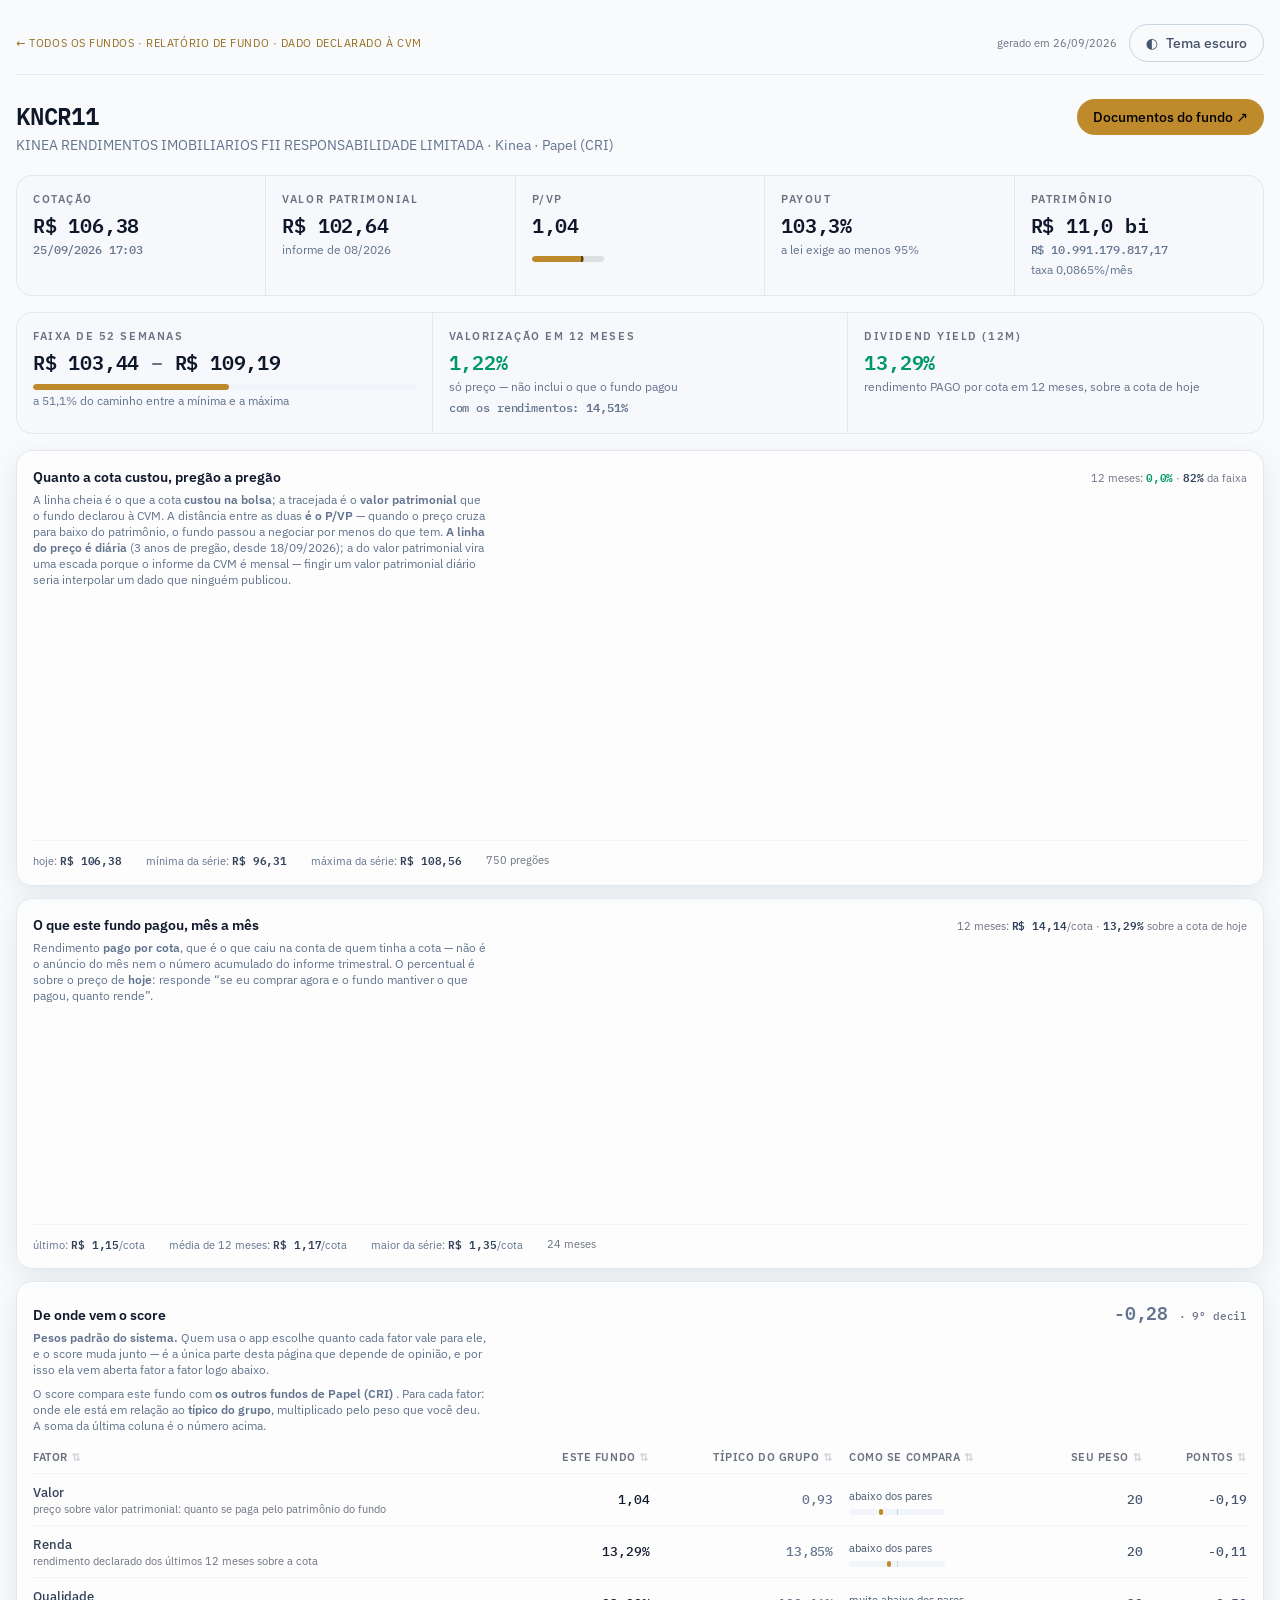
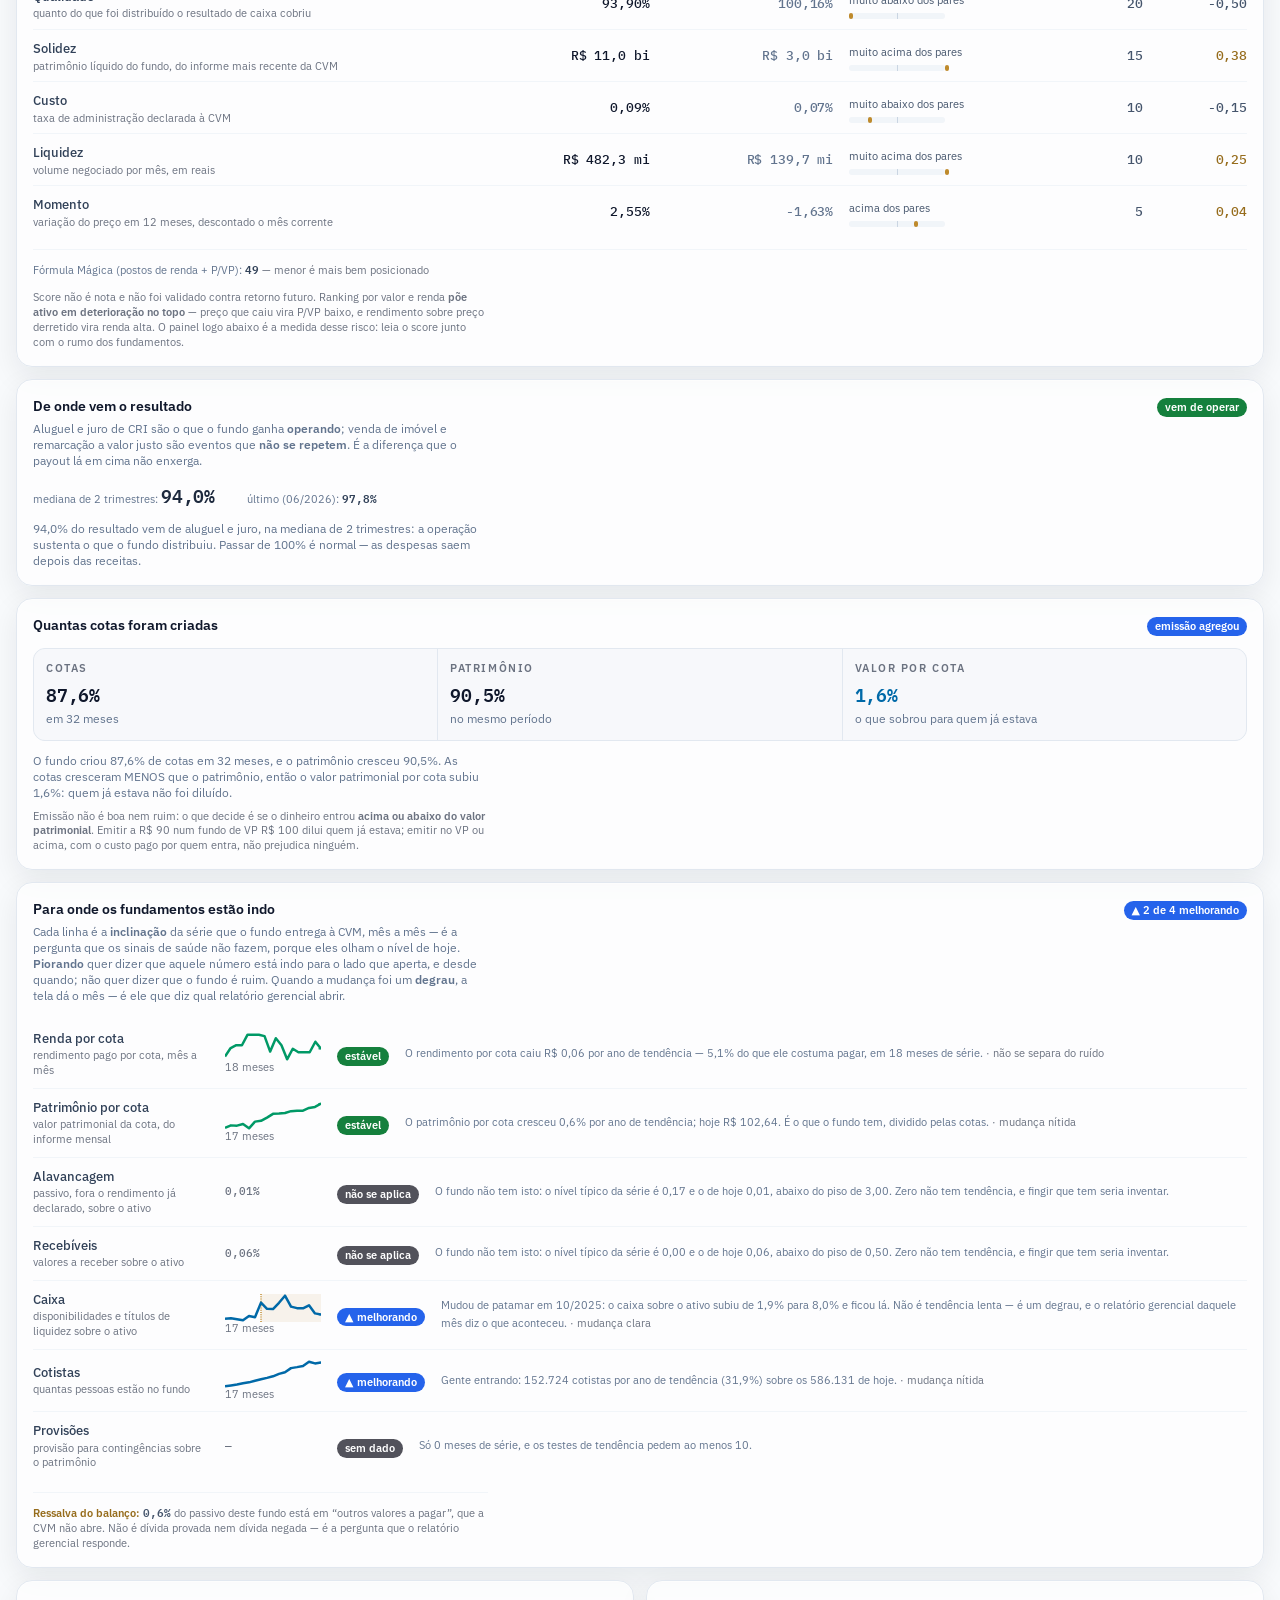
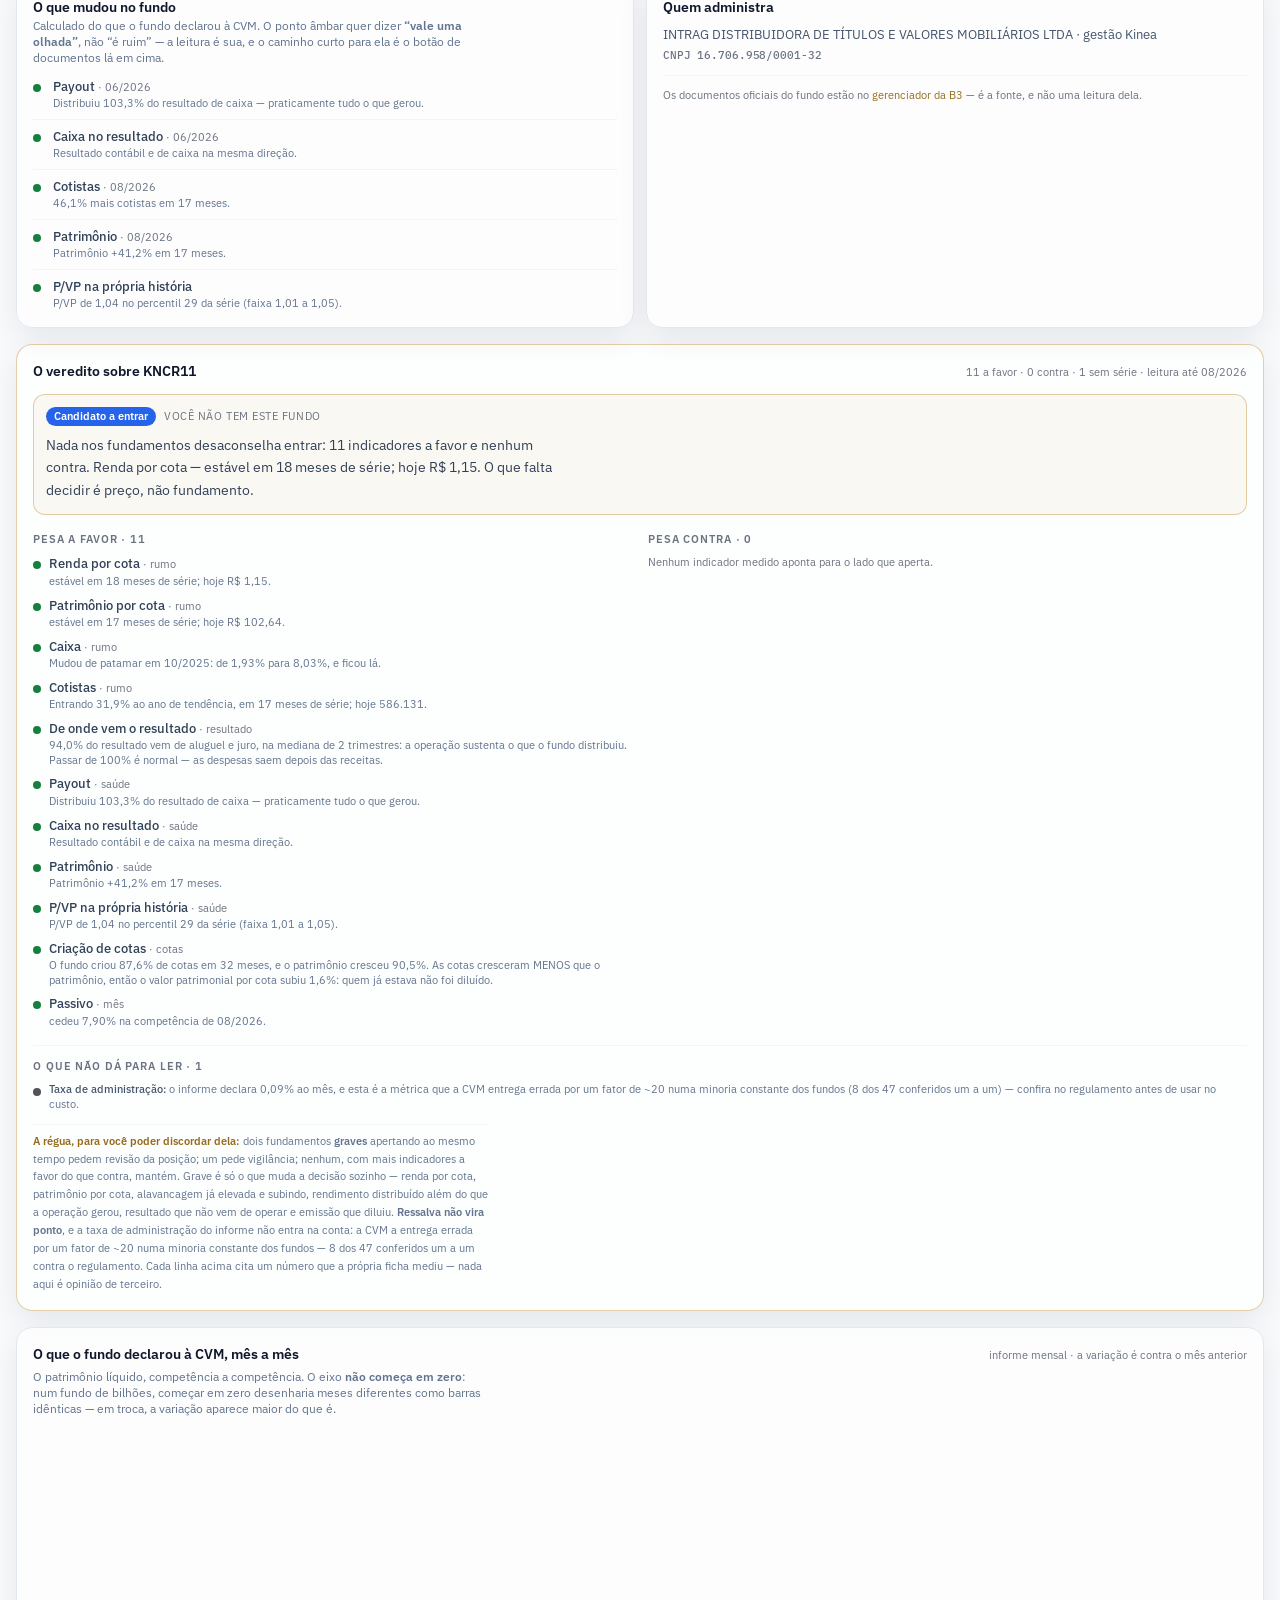
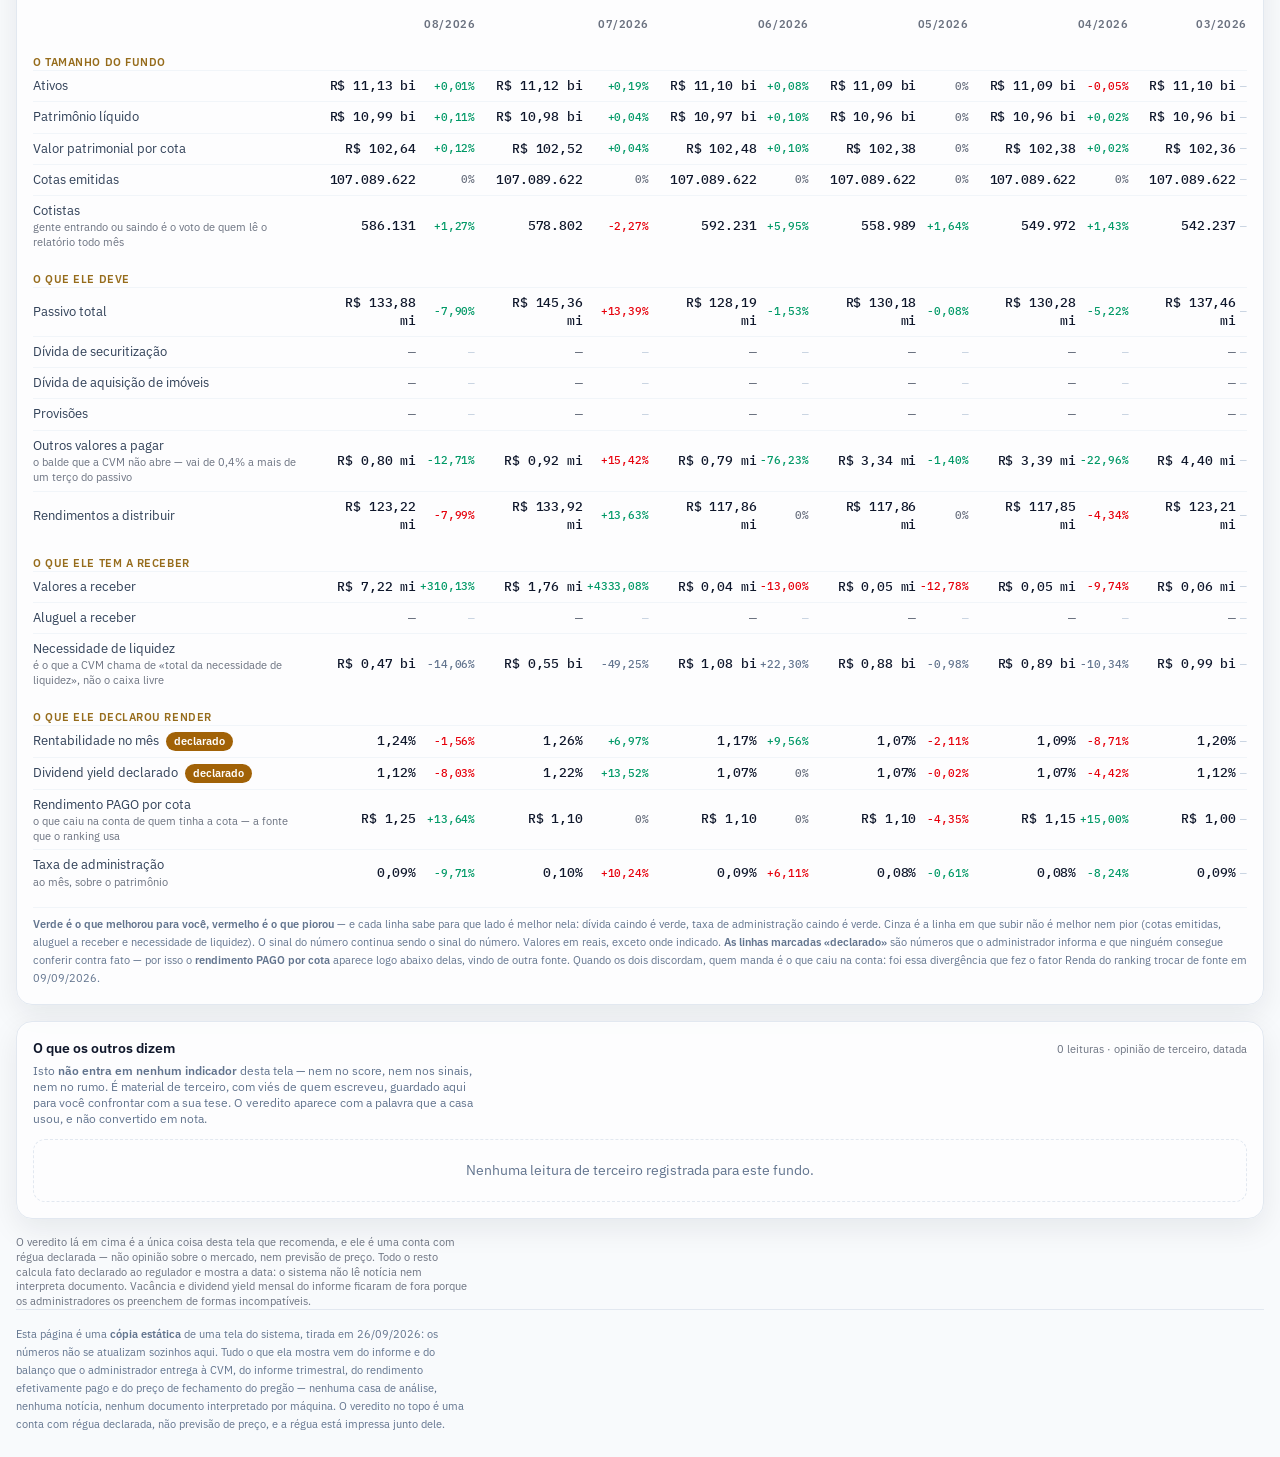
<file: fundo-kncr11.html>
<!doctype html>
<html lang="pt-br" class="">
<head>
  <meta charset="utf-8">
  <meta name="viewport" content="width=device-width, initial-scale=1">
  <title>KNCR11 · relatório do fundo</title>
  <meta name="description" content="KNCR11 — o que o fundo declarou à CVM, mês a mês, com a leitura de cada indicador.">
  
  <link rel="stylesheet" href="assets/app.css">
  
  
<script>
  (function () {
    var gerada = document.documentElement.classList.contains('dark');
    try {
      var salvo = localStorage.getItem('tema');
      var escuro = salvo === 'escuro' ||
        (!salvo && (gerada || window.matchMedia('(prefers-color-scheme: dark)').matches));
      document.documentElement.classList.toggle('dark', escuro);
    } catch (e) {}
    window.alternarTema = function () {
      var escuro = document.documentElement.classList.toggle('dark');
      try { localStorage.setItem('tema', escuro ? 'escuro' : 'claro'); } catch (e) {}
      if (window.Paleta && window.Paleta.repintar) window.Paleta.repintar();
      var rotulo = document.getElementById('rotulo-tema');
      if (rotulo) rotulo.textContent = escuro ? 'Tema claro' : 'Tema escuro';
    };
  })();
</script>

</head>
<body class="bg-slate-50">
  <div class="mx-auto max-w-6xl px-4 py-6">
    <header class="mb-6 flex flex-wrap items-baseline justify-between gap-2 border-b border-slate-200 pb-3 dark:border-white/10">
      <p class="text-rotulo uppercase tracking-wider text-brand-texto">
        <a href="index.html" class="hover:underline">← todos os fundos</a> · 
        Relatório de fundo · dado declarado à CVM
      </p>
      <div class="flex items-center gap-3">
        <span class="text-rotulo text-slate-400">gerado em 26/09/2026</span>
        
<button type="button" onclick="alternarTema()"
        class="btn btn-linha shrink-0"
        aria-label="Alternar entre tema claro e escuro">
  <span aria-hidden="true">◐</span>
  <span id="rotulo-tema" class="ml-1">Tema escuro</span>
</button>
<script>
  // O rótulo nasce dizendo "Tema escuro" para quem abre no claro; se a página já abriu no
  // escuro, ele é corrigido aqui — o script do topo roda antes deste elemento existir.
  (function () {
    var rotulo = document.getElementById('rotulo-tema');
    if (rotulo && document.documentElement.classList.contains('dark')) {
      rotulo.textContent = 'Tema claro';
    }
  })();
</script>

      </div>
    </header>

    



  
  <div class="mb-5 flex flex-wrap items-start justify-between gap-3">
    <div>
      <div class="flex flex-wrap items-baseline gap-3">
        <h1 class="num text-2xl font-semibold text-slate-900">KNCR11</h1>
        
      </div>
      <p class="mt-1 text-sm text-slate-500">
        KINEA RENDIMENTOS IMOBILIARIOS FII RESPONSABILIDADE LIMITADA · Kinea · Papel (CRI)
      </p>
    </div>
    <div class="flex shrink-0 items-center gap-2">
      
      
      
        <a href="https://fnet.bmfbovespa.com.br/fnet/publico/abrirGerenciadorDocumentosCVM?cnpjFundo=16706958000132" target="_blank" rel="noopener noreferrer" class="btn btn-ouro">
          Documentos do fundo ↗
        </a>
      
    </div>
  </div>

  
  <div class="mb-4 grid gap-px overflow-hidden rounded-2xl border border-slate-200 bg-slate-200 sm:grid-cols-2 lg:grid-cols-5">
    
    <div class="bg-surface p-4">
      <p class="text-rotulo font-semibold uppercase tracking-[0.14em] text-slate-400">Cotação</p>
      <p class="num mt-1 text-xl font-semibold text-slate-900">
        R$ 106,38
      </p>
      
        <p class="card-legenda num">25/09/2026 17:03</p>
      
    </div>
    <div class="bg-surface p-4">
      <p class="text-rotulo font-semibold uppercase tracking-[0.14em] text-slate-400">Valor patrimonial</p>
      <p class="num mt-1 text-xl font-semibold text-slate-900">
        R$ 102,64
      </p>
      <p class="card-legenda">informe de 08/2026</p>
    </div>
    <div class="bg-surface p-4">
      <p class="text-rotulo font-semibold uppercase tracking-[0.14em] text-slate-400">P/VP</p>
      <p class="num mt-1 text-xl font-semibold text-slate-900">1,04</p>
      
      <p class="mt-1.5">
        


  <span class="barra-pvp" title="preço R$ 106,38 · valor patrimonial R$ 102,64 · P/VP 1,04">
    <span class="barra-pvp-trilha">
      <span class="barra-pvp-preco acima"
            style="width: 72.8%"></span>
      <span class="barra-pvp-marca" style="left: 70%"></span>
    </span>
  </span>


      </p>
    </div>
    <div class="bg-surface p-4">
      <p class="text-rotulo font-semibold uppercase tracking-[0.14em] text-slate-400">Payout</p>
      <p class="num mt-1 text-xl font-semibold text-slate-900">
        103,3%
      </p>
      <p class="card-legenda">a lei exige ao menos 95%</p>
    </div>
    <div class="bg-surface p-4">
      <p class="text-rotulo font-semibold uppercase tracking-[0.14em] text-slate-400">Patrimônio</p>
      
      <p class="num mt-1 text-xl font-semibold text-slate-900">R$ 11,0 bi</p>
      <p class="card-legenda num">R$ 10.991.179.817,17</p>
      <p class="card-legenda">taxa 0,0865%/mês</p>
    </div>
  </div>

  
  
  <div class="mb-4 grid gap-px overflow-hidden rounded-2xl border border-slate-200 bg-slate-200 sm:grid-cols-2 lg:grid-cols-3">
    <div class="bg-surface p-4">
      <p class="text-rotulo font-semibold uppercase tracking-[0.14em] text-slate-400">Faixa de 52 semanas</p>
      
        <p class="num mt-1 text-xl font-semibold text-slate-900">
          R$ 103,44 <span class="text-slate-400">–</span> R$ 109,19
        </p>
        
          
          <div class="mt-2 h-1.5 w-full overflow-hidden rounded-full bg-slate-100 dark:bg-white/5">
            <div class="h-full rounded-full bg-brand" style="width: 51.1%"></div>
          </div>
          <p class="card-legenda">a 51,1% do caminho entre a mínima e a máxima</p>
        
      
    </div>
    <div class="bg-surface p-4">
      <p class="text-rotulo font-semibold uppercase tracking-[0.14em] text-slate-400">Valorização em 12 meses</p>
      
        <p class="num mt-1 text-xl font-semibold text-emerald-600">
          1,22%
        </p>
        <p class="card-legenda">só preço — não inclui o que o fundo pagou</p>
        
          <p class="card-legenda num">com os rendimentos: <strong>14,51%</strong></p>
        
      
    </div>
    <div class="bg-surface p-4">
      <p class="text-rotulo font-semibold uppercase tracking-[0.14em] text-slate-400">Dividend yield (12m)</p>
      
        <p class="num mt-1 text-xl font-semibold text-emerald-600">13,29%</p>
        <p class="card-legenda">rendimento PAGO por cota em 12 meses, sobre a cota de hoje</p>
      
    </div>
  </div>

  
  
  
    <div class="card card-soft mb-3 p-4">
      <div class="mb-1 flex flex-wrap items-baseline justify-between gap-2">
        <h2 class="secao-titulo">Quanto a cota custou, pregão a pregão</h2>
        <span class="text-rotulo text-slate-400">
          
            12 meses: <strong class="num text-emerald-600">0,0%</strong>
          
          
            · <strong class="num text-slate-700">82%</strong> da faixa
          
        </span>
      </div>
      <p class="mb-4 max-w-prose text-xs text-slate-500">
        A linha cheia é o que a cota <strong>custou na bolsa</strong>; a tracejada é o
        <strong>valor patrimonial</strong> que o fundo declarou à CVM. A distância entre as duas
        <strong>é o P/VP</strong> — quando o preço cruza para baixo do patrimônio, o fundo passou a
        negociar por menos do que tem.
        <strong>A linha do preço é diária</strong> (3 anos de pregão, desde 18/09/2026);
        a do valor patrimonial vira uma escada porque o informe da CVM é mensal — fingir
        um valor patrimonial diário seria interpolar um dado que ninguém publicou.
      </p>

      <script id="dados-preco" type="application/json">{"rotulos": ["25/09/23", "26/09/23", "27/09/23", "28/09/23", "29/09/23", "02/10/23", "03/10/23", "04/10/23", "05/10/23", "06/10/23", "09/10/23", "10/10/23", "11/10/23", "13/10/23", "16/10/23", "17/10/23", "18/10/23", "19/10/23", "20/10/23", "23/10/23", "24/10/23", "25/10/23", "26/10/23", "27/10/23", "30/10/23", "31/10/23", "01/11/23", "03/11/23", "06/11/23", "07/11/23", "08/11/23", "09/11/23", "10/11/23", "13/11/23", "14/11/23", "16/11/23", "17/11/23", "20/11/23", "21/11/23", "22/11/23", "23/11/23", "24/11/23", "27/11/23", "28/11/23", "29/11/23", "30/11/23", "01/12/23", "04/12/23", "05/12/23", "06/12/23", "07/12/23", "08/12/23", "11/12/23", "12/12/23", "13/12/23", "14/12/23", "15/12/23", "18/12/23", "19/12/23", "20/12/23", "21/12/23", "22/12/23", "26/12/23", "27/12/23", "28/12/23", "02/01/24", "03/01/24", "04/01/24", "05/01/24", "08/01/24", "09/01/24", "10/01/24", "11/01/24", "12/01/24", "15/01/24", "16/01/24", "17/01/24", "18/01/24", "19/01/24", "22/01/24", "23/01/24", "24/01/24", "25/01/24", "26/01/24", "29/01/24", "30/01/24", "31/01/24", "01/02/24", "02/02/24", "05/02/24", "06/02/24", "07/02/24", "08/02/24", "09/02/24", "14/02/24", "15/02/24", "16/02/24", "19/02/24", "20/02/24", "21/02/24", "22/02/24", "23/02/24", "26/02/24", "27/02/24", "28/02/24", "29/02/24", "01/03/24", "04/03/24", "05/03/24", "06/03/24", "07/03/24", "08/03/24", "11/03/24", "12/03/24", "13/03/24", "14/03/24", "15/03/24", "18/03/24", "19/03/24", "20/03/24", "21/03/24", "22/03/24", "25/03/24", "26/03/24", "27/03/24", "28/03/24", "01/04/24", "02/04/24", "03/04/24", "04/04/24", "05/04/24", "08/04/24", "09/04/24", "10/04/24", "11/04/24", "12/04/24", "15/04/24", "16/04/24", "17/04/24", "18/04/24", "19/04/24", "22/04/24", "23/04/24", "24/04/24", "25/04/24", "26/04/24", "29/04/24", "30/04/24", "02/05/24", "03/05/24", "06/05/24", "07/05/24", "08/05/24", "09/05/24", "10/05/24", "13/05/24", "14/05/24", "15/05/24", "16/05/24", "17/05/24", "20/05/24", "21/05/24", "22/05/24", "23/05/24", "24/05/24", "27/05/24", "28/05/24", "29/05/24", "31/05/24", "03/06/24", "04/06/24", "05/06/24", "06/06/24", "07/06/24", "10/06/24", "11/06/24", "12/06/24", "13/06/24", "14/06/24", "17/06/24", "18/06/24", "19/06/24", "20/06/24", "21/06/24", "24/06/24", "25/06/24", "26/06/24", "27/06/24", "28/06/24", "01/07/24", "02/07/24", "03/07/24", "04/07/24", "05/07/24", "08/07/24", "09/07/24", "10/07/24", "11/07/24", "12/07/24", "15/07/24", "16/07/24", "17/07/24", "18/07/24", "19/07/24", "22/07/24", "23/07/24", "24/07/24", "25/07/24", "26/07/24", "29/07/24", "30/07/24", "31/07/24", "01/08/24", "02/08/24", "05/08/24", "06/08/24", "07/08/24", "08/08/24", "09/08/24", "12/08/24", "13/08/24", "14/08/24", "15/08/24", "16/08/24", "19/08/24", "20/08/24", "21/08/24", "22/08/24", "23/08/24", "26/08/24", "27/08/24", "28/08/24", "29/08/24", "30/08/24", "02/09/24", "03/09/24", "04/09/24", "05/09/24", "06/09/24", "09/09/24", "10/09/24", "11/09/24", "12/09/24", "13/09/24", "16/09/24", "17/09/24", "18/09/24", "19/09/24", "20/09/24", "23/09/24", "24/09/24", "25/09/24", "26/09/24", "27/09/24", "30/09/24", "01/10/24", "02/10/24", "03/10/24", "04/10/24", "07/10/24", "08/10/24", "09/10/24", "10/10/24", "11/10/24", "14/10/24", "15/10/24", "16/10/24", "17/10/24", "18/10/24", "21/10/24", "22/10/24", "23/10/24", "24/10/24", "25/10/24", "28/10/24", "29/10/24", "30/10/24", "31/10/24", "01/11/24", "04/11/24", "05/11/24", "06/11/24", "07/11/24", "08/11/24", "11/11/24", "12/11/24", "13/11/24", "14/11/24", "18/11/24", "19/11/24", "21/11/24", "22/11/24", "25/11/24", "26/11/24", "27/11/24", "28/11/24", "29/11/24", "02/12/24", "03/12/24", "04/12/24", "05/12/24", "06/12/24", "09/12/24", "10/12/24", "11/12/24", "12/12/24", "13/12/24", "16/12/24", "17/12/24", "18/12/24", "19/12/24", "20/12/24", "23/12/24", "26/12/24", "27/12/24", "30/12/24", "02/01/25", "03/01/25", "06/01/25", "07/01/25", "08/01/25", "09/01/25", "10/01/25", "13/01/25", "14/01/25", "15/01/25", "16/01/25", "17/01/25", "20/01/25", "21/01/25", "22/01/25", "23/01/25", "24/01/25", "27/01/25", "28/01/25", "29/01/25", "30/01/25", "31/01/25", "03/02/25", "04/02/25", "05/02/25", "06/02/25", "07/02/25", "10/02/25", "11/02/25", "12/02/25", "13/02/25", "14/02/25", "17/02/25", "18/02/25", "19/02/25", "20/02/25", "21/02/25", "24/02/25", "25/02/25", "26/02/25", "27/02/25", "28/02/25", "05/03/25", "06/03/25", "07/03/25", "10/03/25", "11/03/25", "12/03/25", "13/03/25", "14/03/25", "17/03/25", "18/03/25", "19/03/25", "20/03/25", "21/03/25", "24/03/25", "25/03/25", "26/03/25", "27/03/25", "28/03/25", "31/03/25", "01/04/25", "02/04/25", "03/04/25", "04/04/25", "07/04/25", "08/04/25", "09/04/25", "10/04/25", "11/04/25", "14/04/25", "15/04/25", "16/04/25", "17/04/25", "22/04/25", "23/04/25", "24/04/25", "25/04/25", "28/04/25", "29/04/25", "30/04/25", "02/05/25", "05/05/25", "06/05/25", "07/05/25", "08/05/25", "09/05/25", "12/05/25", "13/05/25", "14/05/25", "15/05/25", "16/05/25", "19/05/25", "20/05/25", "21/05/25", "22/05/25", "23/05/25", "26/05/25", "27/05/25", "28/05/25", "29/05/25", "30/05/25", "02/06/25", "03/06/25", "04/06/25", "05/06/25", "06/06/25", "09/06/25", "10/06/25", "11/06/25", "12/06/25", "13/06/25", "16/06/25", "17/06/25", "18/06/25", "20/06/25", "23/06/25", "24/06/25", "25/06/25", "26/06/25", "27/06/25", "30/06/25", "01/07/25", "02/07/25", "03/07/25", "04/07/25", "07/07/25", "08/07/25", "09/07/25", "10/07/25", "11/07/25", "14/07/25", "15/07/25", "16/07/25", "17/07/25", "18/07/25", "21/07/25", "22/07/25", "23/07/25", "24/07/25", "25/07/25", "28/07/25", "29/07/25", "30/07/25", "31/07/25", "01/08/25", "04/08/25", "05/08/25", "06/08/25", "07/08/25", "08/08/25", "11/08/25", "12/08/25", "13/08/25", "14/08/25", "15/08/25", "18/08/25", "19/08/25", "20/08/25", "21/08/25", "22/08/25", "25/08/25", "26/08/25", "27/08/25", "28/08/25", "29/08/25", "01/09/25", "02/09/25", "03/09/25", "04/09/25", "05/09/25", "08/09/25", "09/09/25", "10/09/25", "11/09/25", "12/09/25", "15/09/25", "16/09/25", "17/09/25", "18/09/25", "19/09/25", "22/09/25", "23/09/25", "24/09/25", "25/09/25", "26/09/25", "29/09/25", "30/09/25", "01/10/25", "02/10/25", "03/10/25", "06/10/25", "07/10/25", "08/10/25", "09/10/25", "10/10/25", "13/10/25", "14/10/25", "15/10/25", "16/10/25", "17/10/25", "20/10/25", "21/10/25", "22/10/25", "23/10/25", "24/10/25", "27/10/25", "28/10/25", "29/10/25", "30/10/25", "31/10/25", "03/11/25", "04/11/25", "05/11/25", "06/11/25", "07/11/25", "10/11/25", "11/11/25", "12/11/25", "13/11/25", "14/11/25", "17/11/25", "18/11/25", "19/11/25", "21/11/25", "24/11/25", "25/11/25", "26/11/25", "27/11/25", "28/11/25", "01/12/25", "02/12/25", "03/12/25", "04/12/25", "05/12/25", "08/12/25", "09/12/25", "10/12/25", "11/12/25", "12/12/25", "15/12/25", "16/12/25", "17/12/25", "18/12/25", "19/12/25", "22/12/25", "23/12/25", "26/12/25", "29/12/25", "30/12/25", "02/01/26", "05/01/26", "06/01/26", "07/01/26", "08/01/26", "09/01/26", "12/01/26", "13/01/26", "14/01/26", "15/01/26", "16/01/26", "19/01/26", "20/01/26", "21/01/26", "22/01/26", "23/01/26", "26/01/26", "27/01/26", "28/01/26", "29/01/26", "30/01/26", "02/02/26", "03/02/26", "04/02/26", "05/02/26", "06/02/26", "09/02/26", "10/02/26", "11/02/26", "12/02/26", "13/02/26", "18/02/26", "19/02/26", "20/02/26", "23/02/26", "24/02/26", "25/02/26", "26/02/26", "27/02/26", "02/03/26", "03/03/26", "04/03/26", "05/03/26", "06/03/26", "09/03/26", "10/03/26", "11/03/26", "12/03/26", "13/03/26", "16/03/26", "17/03/26", "18/03/26", "19/03/26", "20/03/26", "23/03/26", "24/03/26", "25/03/26", "26/03/26", "27/03/26", "30/03/26", "31/03/26", "01/04/26", "02/04/26", "06/04/26", "07/04/26", "08/04/26", "09/04/26", "10/04/26", "13/04/26", "14/04/26", "15/04/26", "16/04/26", "17/04/26", "20/04/26", "22/04/26", "23/04/26", "24/04/26", "27/04/26", "28/04/26", "29/04/26", "30/04/26", "04/05/26", "05/05/26", "06/05/26", "07/05/26", "08/05/26", "11/05/26", "12/05/26", "13/05/26", "14/05/26", "15/05/26", "18/05/26", "19/05/26", "20/05/26", "21/05/26", "22/05/26", "25/05/26", "26/05/26", "27/05/26", "28/05/26", "29/05/26", "01/06/26", "02/06/26", "03/06/26", "05/06/26", "08/06/26", "09/06/26", "10/06/26", "11/06/26", "12/06/26", "15/06/26", "16/06/26", "17/06/26", "18/06/26", "19/06/26", "22/06/26", "23/06/26", "24/06/26", "25/06/26", "26/06/26", "29/06/26", "30/06/26", "01/07/26", "02/07/26", "03/07/26", "06/07/26", "07/07/26", "08/07/26", "09/07/26", "10/07/26", "13/07/26", "14/07/26", "15/07/26", "16/07/26", "17/07/26", "20/07/26", "21/07/26", "22/07/26", "23/07/26", "24/07/26", "27/07/26", "28/07/26", "29/07/26", "30/07/26", "31/07/26", "03/08/26", "04/08/26", "05/08/26", "06/08/26", "07/08/26", "10/08/26", "11/08/26", "12/08/26", "13/08/26", "14/08/26", "17/08/26", "18/08/26", "19/08/26", "20/08/26", "21/08/26", "24/08/26", "25/08/26", "26/08/26", "27/08/26", "28/08/26", "31/08/26", "01/09/26", "02/09/26", "03/09/26", "04/09/26", "08/09/26", "09/09/26", "10/09/26", "11/09/26", "14/09/26", "15/09/26", "16/09/26", "17/09/26", "18/09/26", "21/09/26", "22/09/26", "23/09/26", "24/09/26", "25/09/26"], "precos": [99.37, 99.75, 100.5, 100.82, 100.9, 100.09, 100.15, 99.61, 99.79, 100.09, 99.99, 100.4, 100.6, 101.05, 101.15, 101.07, 101.0, 100.85, 101.38, 101.37, 101.48, 101.8, 101.5, 102.45, 102.7, 102.39, 100.72, 100.74, 100.22, 100.75, 100.62, 101.02, 101.4, 101.34, 101.79, 102.07, 102.82, 103.14, 102.99, 102.58, 102.3, 101.82, 101.61, 101.7, 101.26, 101.8, 100.63, 101.0, 101.08, 101.4, 101.69, 101.3, 101.1, 101.03, 101.5, 101.48, 101.92, 101.84, 102.29, 102.0, 102.18, 102.2, 102.58, 103.49, 104.35, 103.4, 103.0, 103.4, 103.2, 103.32, 103.25, 103.57, 103.2, 103.15, 103.43, 103.45, 103.2, 103.62, 104.65, 103.21, 103.0, 102.66, 102.99, 103.05, 102.87, 103.25, 103.78, 102.0, 102.2, 101.46, 102.36, 102.7, 103.38, 103.8, 103.46, 103.73, 103.8, 104.1, 103.78, 103.75, 103.87, 103.82, 104.26, 103.65, 103.8, 104.2, 102.5, 101.9, 102.4, 102.05, 101.91, 101.89, 101.85, 102.2, 102.16, 102.07, 103.09, 102.16, 102.6, 102.7, 103.02, 103.3, 102.5, 102.6, 102.65, 103.42, 101.61, 101.66, 102.16, 102.6, 102.86, 103.35, 103.34, 103.2, 103.24, 103.4, 103.0, 103.35, 103.23, 103.77, 103.78, 103.19, 103.5, 103.82, 103.9, 103.99, 104.28, 105.01, 103.25, 103.62, 104.15, 104.17, 103.82, 103.86, 103.45, 102.27, 102.48, 102.78, 103.38, 103.84, 104.3, 103.82, 104.1, 104.28, 104.46, 104.99, 103.94, 104.48, 104.48, 103.7, 103.58, 103.58, 103.46, 104.3, 103.9, 104.11, 104.35, 104.3, 103.99, 103.96, 104.04, 104.21, 104.17, 104.3, 104.15, 104.58, 105.6, 105.99, 106.0, 104.3, 104.15, 103.7, 104.01, 104.4, 105.0, 105.04, 104.19, 104.22, 104.0, 104.16, 104.46, 104.45, 104.73, 105.2, 104.66, 104.59, 105.39, 105.3, 105.86, 104.5, 105.4, 105.79, 104.78, 105.23, 104.97, 104.21, 104.08, 103.86, 103.98, 103.69, 103.87, 103.99, 103.81, 104.16, 104.05, 104.55, 104.39, 104.93, 104.99, 105.3, 105.15, 105.54, 105.75, 105.36, 105.0, 105.22, 105.16, 105.49, 105.79, 106.1, 105.33, 105.97, 105.0, 105.87, 105.94, 105.5, 105.7, 105.44, 106.3, 105.6, 105.47, 106.0, 106.36, 106.51, 106.37, 104.23, 104.79, 104.9, 105.01, 105.16, 104.13, 104.31, 103.79, 104.08, 103.9, 104.47, 103.99, 104.14, 104.05, 103.93, 103.72, 104.19, 103.77, 104.07, 103.61, 103.8, 104.21, 104.52, 103.15, 103.29, 103.21, 102.95, 103.5, 103.3, 102.82, 103.0, 102.98, 103.2, 102.9, 102.98, 102.8, 103.74, 103.41, 103.4, 103.4, 103.63, 104.12, 102.4, 102.3, 102.01, 99.05, 100.87, 100.34, 98.94, 96.4, 97.8, 98.31, 97.72, 96.87, 96.31, 96.5, 97.46, 99.94, 102.59, 103.09, 102.99, 101.75, 103.87, 102.86, 101.3, 101.35, 100.9, 102.6, 102.07, 102.05, 102.78, 102.78, 102.42, 103.34, 102.38, 102.0, 102.08, 101.8, 102.07, 101.33, 101.46, 102.16, 102.0, 100.89, 99.63, 99.95, 100.19, 100.1, 99.75, 99.65, 99.4, 99.28, 99.67, 99.98, 100.98, 99.97, 100.24, 101.25, 100.92, 100.69, 101.38, 101.88, 102.39, 100.8, 101.66, 101.35, 101.49, 101.66, 101.69, 101.82, 101.94, 101.84, 102.2, 102.5, 102.5, 103.2, 102.85, 102.8, 103.43, 104.5, 104.5, 104.7, 103.6, 103.36, 103.13, 103.02, 102.7, 102.7, 103.0, 102.68, 102.67, 102.9, 102.6, 103.4, 103.97, 103.84, 103.61, 103.47, 103.42, 103.0, 103.04, 103.2, 102.15, 102.74, 102.47, 102.71, 102.7, 102.92, 102.64, 102.5, 102.4, 102.9, 104.0, 103.94, 103.45, 103.95, 103.54, 103.73, 104.0, 104.19, 104.19, 104.35, 104.62, 103.5, 103.99, 103.84, 104.04, 103.65, 103.46, 103.0, 102.65, 102.23, 102.7, 103.45, 104.19, 104.12, 104.28, 104.25, 104.1, 104.5, 104.26, 105.76, 105.2, 103.8, 104.15, 104.02, 104.95, 104.91, 104.53, 103.8, 103.21, 103.33, 103.4, 103.84, 103.69, 103.7, 104.26, 103.48, 103.77, 103.79, 103.98, 104.3, 104.27, 104.02, 104.83, 104.99, 102.99, 102.26, 102.31, 102.2, 102.7, 103.29, 103.29, 102.41, 103.43, 103.85, 104.3, 104.34, 103.71, 103.14, 103.65, 103.54, 103.63, 104.41, 104.98, 104.9, 105.4, 104.19, 104.22, 104.78, 104.99, 104.55, 105.25, 105.7, 105.68, 105.83, 106.2, 106.88, 106.01, 105.7, 105.15, 103.55, 104.35, 104.12, 104.49, 105.1, 104.8, 104.94, 105.1, 103.62, 104.16, 104.15, 104.05, 103.77, 104.18, 104.38, 104.7, 104.36, 104.3, 104.35, 104.4, 104.65, 104.19, 104.91, 104.93, 105.0, 105.7, 105.78, 105.93, 106.37, 105.72, 106.0, 104.51, 104.2, 104.35, 104.75, 105.2, 104.7, 104.77, 104.5, 104.55, 104.42, 104.89, 104.9, 105.08, 105.6, 105.62, 105.8, 105.55, 106.16, 106.39, 105.06, 104.8, 104.67, 104.78, 104.6, 104.78, 104.89, 104.75, 105.25, 105.48, 105.57, 105.72, 105.34, 105.58, 105.13, 106.75, 106.55, 107.26, 107.28, 107.51, 106.2, 106.5, 105.93, 105.2, 105.1, 105.44, 105.89, 105.75, 105.61, 105.38, 105.61, 106.28, 106.33, 105.9, 105.96, 106.31, 106.4, 106.33, 106.75, 106.75, 106.95, 106.09, 105.69, 105.3, 105.42, 105.58, 105.39, 105.04, 105.3, 105.58, 106.1, 106.0, 106.02, 106.24, 106.08, 106.11, 106.94, 106.69, 107.39, 106.4, 105.67, 105.9, 106.05, 105.51, 104.67, 104.27, 104.4, 104.7, 105.3, 105.19, 105.01, 105.03, 105.39, 105.49, 105.75, 105.62, 104.96, 104.96, 105.61, 105.71, 106.01, 105.12, 105.08, 105.48, 105.67, 105.48, 105.7, 105.99, 106.25, 106.25, 106.4, 106.35, 106.48, 107.13, 106.98, 106.68, 107.15, 106.64, 107.0, 106.98, 106.59, 105.94, 104.98, 106.04, 106.24, 106.75, 105.25, 105.55, 104.39, 105.65, 106.1, 104.66, 104.17, 105.5, 105.77, 105.1, 105.45, 105.28, 105.99, 106.85, 107.0, 105.42, 106.56, 106.62, 106.61, 105.89, 106.41, 106.17, 106.63, 106.92, 107.26, 106.75, 106.51, 106.94, 107.06, 107.11, 107.28, 107.21, 107.7, 107.69, 107.65, 107.89, 106.7, 107.23, 107.66, 107.8, 107.95, 107.81, 107.91, 107.86, 108.02, 108.26, 108.31, 108.56, 108.5, 108.08, 107.58, 107.17, 107.37, 106.5, 106.6, 107.6, 106.86, 107.29, 108.07, 106.02, 106.89, 106.7, 106.5, 106.64, 105.98, 105.6, 105.71, 105.84, 105.53, 105.24, 106.2, 106.57, 106.0, 106.6, 106.98, 107.08, 107.0, 107.4, 107.59, 108.09, 106.36, 106.4, 106.37, 106.82, 106.81, 106.33, 106.84, 106.4, 105.79, 106.03, 106.0, 105.95, 107.24, 106.75, 106.95, 106.16, 105.87, 106.38], "patrimoniais": [null, null, null, null, null, null, null, null, null, null, null, null, null, null, null, null, null, null, null, null, null, null, null, null, null, null, null, null, null, null, null, null, null, null, null, null, null, null, null, null, null, null, null, null, null, null, null, null, null, null, null, null, null, null, null, null, null, null, null, null, null, null, null, null, null, 101.07, 101.07, 101.07, 101.07, 101.07, 101.07, 101.07, 101.07, 101.07, 101.07, 101.07, 101.07, 101.07, 101.07, 101.07, 101.07, 101.07, 101.07, 101.07, 101.07, 101.07, 101.07, 101.09, 101.09, 101.09, 101.09, 101.09, 101.09, 101.09, 101.09, 101.09, 101.09, 101.09, 101.09, 101.09, 101.09, 101.09, 101.09, 101.09, 101.09, 101.09, 101.2, 101.2, 101.2, 101.2, 101.2, 101.2, 101.2, 101.2, 101.2, 101.2, 101.2, 101.2, 101.2, 101.2, 101.2, 101.2, 101.2, 101.2, 101.2, 101.2, 101.25, 101.25, 101.25, 101.25, 101.25, 101.25, 101.25, 101.25, 101.25, 101.25, 101.25, 101.25, 101.25, 101.25, 101.25, 101.25, 101.25, 101.25, 101.25, 101.25, 101.25, 101.25, 101.22, 101.22, 101.22, 101.22, 101.22, 101.22, 101.22, 101.22, 101.22, 101.22, 101.22, 101.22, 101.22, 101.22, 101.22, 101.22, 101.22, 101.22, 101.22, 101.22, 101.22, 101.16, 101.16, 101.16, 101.16, 101.16, 101.16, 101.16, 101.16, 101.16, 101.16, 101.16, 101.16, 101.16, 101.16, 101.16, 101.16, 101.16, 101.16, 101.16, 101.16, 101.24, 101.24, 101.24, 101.24, 101.24, 101.24, 101.24, 101.24, 101.24, 101.24, 101.24, 101.24, 101.24, 101.24, 101.24, 101.24, 101.24, 101.24, 101.24, 101.24, 101.24, 101.24, 101.24, 101.42, 101.42, 101.42, 101.42, 101.42, 101.42, 101.42, 101.42, 101.42, 101.42, 101.42, 101.42, 101.42, 101.42, 101.42, 101.42, 101.42, 101.42, 101.42, 101.42, 101.42, 101.42, 101.49, 101.49, 101.49, 101.49, 101.49, 101.49, 101.49, 101.49, 101.49, 101.49, 101.49, 101.49, 101.49, 101.49, 101.49, 101.49, 101.49, 101.49, 101.49, 101.49, 101.49, 101.58, 101.58, 101.58, 101.58, 101.58, 101.58, 101.58, 101.58, 101.58, 101.58, 101.58, 101.58, 101.58, 101.58, 101.58, 101.58, 101.58, 101.58, 101.58, 101.58, 101.58, 101.58, 101.58, 101.52, 101.52, 101.52, 101.52, 101.52, 101.52, 101.52, 101.52, 101.52, 101.52, 101.52, 101.52, 101.52, 101.52, 101.52, 101.52, 101.52, 101.52, 101.52, 101.55, 101.55, 101.55, 101.55, 101.55, 101.55, 101.55, 101.55, 101.55, 101.55, 101.55, 101.55, 101.55, 101.55, 101.55, 101.55, 101.55, 101.55, 101.55, 101.56, 101.56, 101.56, 101.56, 101.56, 101.56, 101.56, 101.56, 101.56, 101.56, 101.56, 101.56, 101.56, 101.56, 101.56, 101.56, 101.56, 101.56, 101.56, 101.56, 101.56, 101.56, 101.62, 101.62, 101.62, 101.62, 101.62, 101.62, 101.62, 101.62, 101.62, 101.62, 101.62, 101.62, 101.62, 101.62, 101.62, 101.62, 101.62, 101.62, 101.62, 101.62, 101.7, 101.7, 101.7, 101.7, 101.7, 101.7, 101.7, 101.7, 101.7, 101.7, 101.7, 101.7, 101.7, 101.7, 101.7, 101.7, 101.7, 101.7, 101.7, 101.74, 101.74, 101.74, 101.74, 101.74, 101.74, 101.74, 101.74, 101.74, 101.74, 101.74, 101.74, 101.74, 101.74, 101.74, 101.74, 101.74, 101.74, 101.74, 101.74, 101.83, 101.83, 101.83, 101.83, 101.83, 101.83, 101.83, 101.83, 101.83, 101.83, 101.83, 101.83, 101.83, 101.83, 101.83, 101.83, 101.83, 101.83, 101.83, 101.83, 101.83, 101.82, 101.82, 101.82, 101.82, 101.82, 101.82, 101.82, 101.82, 101.82, 101.82, 101.82, 101.82, 101.82, 101.82, 101.82, 101.82, 101.82, 101.82, 101.82, 101.82, 101.88, 101.88, 101.88, 101.88, 101.88, 101.88, 101.88, 101.88, 101.88, 101.88, 101.88, 101.88, 101.88, 101.88, 101.88, 101.88, 101.88, 101.88, 101.88, 101.88, 101.88, 101.88, 101.88, 101.72, 101.72, 101.72, 101.72, 101.72, 101.72, 101.72, 101.72, 101.72, 101.72, 101.72, 101.72, 101.72, 101.72, 101.72, 101.72, 101.72, 101.72, 101.72, 101.72, 101.72, 101.97, 101.97, 101.97, 101.97, 101.97, 101.97, 101.97, 101.97, 101.97, 101.97, 101.97, 101.97, 101.97, 101.97, 101.97, 101.97, 101.97, 101.97, 101.97, 101.97, 101.97, 101.97, 102.0, 102.0, 102.0, 102.0, 102.0, 102.0, 102.0, 102.0, 102.0, 102.0, 102.0, 102.0, 102.0, 102.0, 102.0, 102.0, 102.0, 102.0, 102.0, 102.0, 102.0, 102.0, 102.0, 102.12, 102.12, 102.12, 102.12, 102.12, 102.12, 102.12, 102.12, 102.12, 102.12, 102.12, 102.12, 102.12, 102.12, 102.12, 102.12, 102.12, 102.12, 102.12, 102.26, 102.26, 102.26, 102.26, 102.26, 102.26, 102.26, 102.26, 102.26, 102.26, 102.26, 102.26, 102.26, 102.26, 102.26, 102.26, 102.26, 102.26, 102.26, 102.26, 102.27, 102.27, 102.27, 102.27, 102.27, 102.27, 102.27, 102.27, 102.27, 102.27, 102.27, 102.27, 102.27, 102.27, 102.27, 102.27, 102.27, 102.27, 102.27, 102.27, 102.27, 102.29, 102.29, 102.29, 102.29, 102.29, 102.29, 102.29, 102.29, 102.29, 102.29, 102.29, 102.29, 102.29, 102.29, 102.29, 102.29, 102.29, 102.29, 102.36, 102.36, 102.36, 102.36, 102.36, 102.36, 102.36, 102.36, 102.36, 102.36, 102.36, 102.36, 102.36, 102.36, 102.36, 102.36, 102.36, 102.36, 102.36, 102.36, 102.36, 102.36, 102.38, 102.38, 102.38, 102.38, 102.38, 102.38, 102.38, 102.38, 102.38, 102.38, 102.38, 102.38, 102.38, 102.38, 102.38, 102.38, 102.38, 102.38, 102.38, 102.38, 102.38, 102.38, 102.38, 102.38, 102.38, 102.38, 102.38, 102.38, 102.38, 102.38, 102.38, 102.38, 102.38, 102.38, 102.38, 102.38, 102.38, 102.38, 102.38, 102.38, 102.48, 102.48, 102.48, 102.48, 102.48, 102.48, 102.48, 102.48, 102.48, 102.48, 102.48, 102.48, 102.48, 102.48, 102.48, 102.48, 102.48, 102.48, 102.48, 102.48, 102.48, 102.52, 102.52, 102.52, 102.52, 102.52, 102.52, 102.52, 102.52, 102.52, 102.52, 102.52, 102.52, 102.52, 102.52, 102.52, 102.52, 102.52, 102.52, 102.52, 102.52, 102.52, 102.52, 102.52, 102.64, 102.64, 102.64, 102.64, 102.64, 102.64, 102.64, 102.64, 102.64, 102.64, 102.64, 102.64, 102.64, 102.64, 102.64, 102.64, 102.64, 102.64, 102.64, 102.64, 102.64, null, null, null, null, null, null, null, null, null, null, null, null, null, null, null, null, null, null]}</script>
      <div class="h-56"><canvas id="grafico-preco" aria-label="Preço da cota pregão a pregão e valor patrimonial mês a mês"></canvas></div>

      <div class="mt-3 flex flex-wrap gap-x-6 gap-y-1 border-t border-slate-100 pt-3 text-rotulo text-slate-500 dark:border-white/10">
        <span>hoje: <strong class="num text-slate-700">R$ 106,38</strong></span>
        <span>mínima da série: <strong class="num text-slate-700">R$ 96,31</strong></span>
        <span>máxima da série: <strong class="num text-slate-700">R$ 108,56</strong></span>
        <span class="text-slate-400">750 pregões</span>
      </div>
    </div>
  

  
  
    <div class="card card-soft mb-3 p-4">
      <div class="mb-1 flex flex-wrap items-baseline justify-between gap-2">
        <h2 class="secao-titulo">O que este fundo pagou, mês a mês</h2>
        
          <span class="text-rotulo text-slate-400">
            12 meses: <strong class="num text-slate-700">R$ 14,14</strong>/cota
            · <strong class="num text-slate-700">13,29%</strong> sobre a cota de hoje
          </span>
        
      </div>
      <p class="mb-4 max-w-prose text-xs text-slate-500">
        Rendimento <strong>pago por cota</strong>, que é o que caiu na conta de quem tinha a
        cota — não é o anúncio do mês nem o número acumulado do informe trimestral. O
        percentual é sobre o preço de <strong>hoje</strong>: responde “se eu comprar agora e o
        fundo mantiver o que pagou, quanto rende”.
      </p>

      <script id="dados-proventos" type="application/json">{"rotulos": ["10/24", "11/24", "12/24", "01/25", "02/25", "03/25", "04/25", "05/25", "06/25", "07/25", "08/25", "09/25", "10/25", "11/25", "12/25", "01/26", "02/26", "03/26", "04/26", "05/26", "06/26", "07/26", "08/26", "09/26"], "valores": [0.95, 1.02, 0.95, 1.0, 1.07, 1.07, 1.04, 1.16, 1.2, 1.2, 1.35, 1.35, 1.35, 1.33, 1.11, 1.3, 1.2, 1.0, 1.15, 1.1, 1.1, 1.1, 1.25, 1.15]}</script>
      <div class="h-48"><canvas id="grafico-proventos" aria-label="Rendimento pago por cota, mês a mês"></canvas></div>

      <div class="mt-3 flex flex-wrap gap-x-6 gap-y-1 border-t border-slate-100 pt-3 text-rotulo text-slate-500 dark:border-white/10">
        <span>último: <strong class="num text-slate-700">R$ 1,15</strong>/cota</span>
        <span>média de 12 meses: <strong class="num text-slate-700">R$ 1,17</strong>/cota</span>
        <span>maior da série: <strong class="num text-slate-700">R$ 1,35</strong>/cota</span>
        <span class="text-slate-400">24 meses</span>
      </div>
    </div>
  

  
  
    <div class="card card-soft mb-3 p-4">
      <div class="mb-1 flex flex-wrap items-baseline justify-between gap-2">
        <h2 class="secao-titulo">De onde vem o score</h2>
        <span class="num text-lg font-semibold text-slate-500">
          -0,28
          <span class="text-rotulo font-normal text-slate-400">· 9º decil</span>
        </span>
      </div>
      
        <p class="mb-2 max-w-prose text-xs text-slate-500">
          <strong>Pesos padrão do sistema.</strong> Quem usa o app escolhe quanto cada fator vale
          para ele, e o score muda junto — é a única parte desta página que depende de opinião,
          e por isso ela vem aberta fator a fator logo abaixo.
        </p>
      
      <p class="mb-4 max-w-prose text-xs text-slate-500">
        O score compara este fundo com
        
          <strong>os outros fundos de Papel (CRI)</strong>
        . Para cada fator: onde ele está em relação ao <strong>típico do grupo</strong>,
        multiplicado pelo peso que você deu. A soma da última coluna é o número acima.
      </p>

      <div class="-mx-4 overflow-x-auto px-4">
        <table class="w-full text-sm" data-ordenavel>
          <thead>
            <tr class="text-rotulo uppercase tracking-wider text-slate-400">
              <th class="pb-2 text-left font-semibold" data-ordem-tipo="texto">Fator</th>
              <th class="pb-2 pl-4 text-right font-semibold">Este fundo</th>
              <th class="pb-2 pl-4 text-right font-semibold">Típico do grupo</th>
              <th class="pb-2 pl-4 text-left font-semibold" data-ordem-tipo="texto">Como se compara</th>
              <th class="pb-2 pl-4 text-right font-semibold">Seu peso</th>
              <th class="pb-2 pl-4 text-right font-semibold">Pontos</th>
            </tr>
          </thead>
          <tbody>
            
              <tr class="border-t border-slate-100 dark:border-white/5">
                <td class="py-2 text-left" data-ordem="Valor">
                  <span class="text-dado font-medium text-slate-700">Valor</span>
                  <span class="block text-rotulo text-slate-400">preço sobre valor patrimonial: quanto se paga pelo patrimônio do fundo</span>
                </td>
                <td class="num py-2 pl-4 text-right text-dado text-slate-900"
                    data-ordem="1.04">1,04</td>
                <td class="num py-2 pl-4 text-right text-dado text-slate-500"
                    data-ordem="0.93">0,93</td>
                
                <td class="py-2 pl-4 text-left" data-ordem="-0.9274247942803183596384729529">
                  
                    <span class="text-rotulo text-slate-600">abaixo dos pares</span>
                    <span class="mt-1 flex h-1.5 w-24 overflow-hidden rounded bg-slate-100 dark:bg-white/5" aria-hidden="true">
                      <span class="flex-1 border-r border-slate-300 dark:border-white/20"></span>
                      <span class="flex-1"></span>
                    </span>
                    <span class="relative -mt-1.5 block h-1.5 w-24" aria-hidden="true">
                      <span class="absolute top-0 h-1.5 w-1 rounded bg-brand"
                            style="left: 31.5%"></span>
                    </span>
                  
                </td>
                <td class="num py-2 pl-4 text-right text-dado text-slate-600" data-ordem="20">
                  20
                  
                </td>
                <td class="num py-2 pl-4 text-right text-dado font-medium text-slate-600"
                    data-ordem="-0.19">-0,19</td>
              </tr>
            
              <tr class="border-t border-slate-100 dark:border-white/5">
                <td class="py-2 text-left" data-ordem="Renda">
                  <span class="text-dado font-medium text-slate-700">Renda</span>
                  <span class="block text-rotulo text-slate-400">rendimento declarado dos últimos 12 meses sobre a cota</span>
                </td>
                <td class="num py-2 pl-4 text-right text-dado text-slate-900"
                    data-ordem="13.29">13,29%</td>
                <td class="num py-2 pl-4 text-right text-dado text-slate-500"
                    data-ordem="13.85">13,85%</td>
                
                <td class="py-2 pl-4 text-left" data-ordem="-0.5319927116998497120589447925">
                  
                    <span class="text-rotulo text-slate-600">abaixo dos pares</span>
                    <span class="mt-1 flex h-1.5 w-24 overflow-hidden rounded bg-slate-100 dark:bg-white/5" aria-hidden="true">
                      <span class="flex-1 border-r border-slate-300 dark:border-white/20"></span>
                      <span class="flex-1"></span>
                    </span>
                    <span class="relative -mt-1.5 block h-1.5 w-24" aria-hidden="true">
                      <span class="absolute top-0 h-1.5 w-1 rounded bg-brand"
                            style="left: 39.4%"></span>
                    </span>
                  
                </td>
                <td class="num py-2 pl-4 text-right text-dado text-slate-600" data-ordem="20">
                  20
                  
                </td>
                <td class="num py-2 pl-4 text-right text-dado font-medium text-slate-600"
                    data-ordem="-0.11">-0,11</td>
              </tr>
            
              <tr class="border-t border-slate-100 dark:border-white/5">
                <td class="py-2 text-left" data-ordem="Qualidade">
                  <span class="text-dado font-medium text-slate-700">Qualidade</span>
                  <span class="block text-rotulo text-slate-400">quanto do que foi distribuído o resultado de caixa cobriu</span>
                </td>
                <td class="num py-2 pl-4 text-right text-dado text-slate-900"
                    data-ordem="93.90">93,90%</td>
                <td class="num py-2 pl-4 text-right text-dado text-slate-500"
                    data-ordem="100.155">100,16%</td>
                
                <td class="py-2 pl-4 text-left" data-ordem="-2.5">
                  
                    <span class="text-rotulo text-slate-600">muito abaixo dos pares</span>
                    <span class="mt-1 flex h-1.5 w-24 overflow-hidden rounded bg-slate-100 dark:bg-white/5" aria-hidden="true">
                      <span class="flex-1 border-r border-slate-300 dark:border-white/20"></span>
                      <span class="flex-1"></span>
                    </span>
                    <span class="relative -mt-1.5 block h-1.5 w-24" aria-hidden="true">
                      <span class="absolute top-0 h-1.5 w-1 rounded bg-brand"
                            style="left: 0.0%"></span>
                    </span>
                  
                </td>
                <td class="num py-2 pl-4 text-right text-dado text-slate-600" data-ordem="20">
                  20
                  
                </td>
                <td class="num py-2 pl-4 text-right text-dado font-medium text-slate-600"
                    data-ordem="-0.50">-0,50</td>
              </tr>
            
              <tr class="border-t border-slate-100 dark:border-white/5">
                <td class="py-2 text-left" data-ordem="Solidez">
                  <span class="text-dado font-medium text-slate-700">Solidez</span>
                  <span class="block text-rotulo text-slate-400">patrimônio líquido do fundo, do informe mais recente da CVM</span>
                </td>
                <td class="num py-2 pl-4 text-right text-dado text-slate-900"
                    data-ordem="1099117981717">R$ 11,0 bi</td>
                <td class="num py-2 pl-4 text-right text-dado text-slate-500"
                    data-ordem="298360371324.5">R$ 3,0 bi</td>
                
                <td class="py-2 pl-4 text-left" data-ordem="2.5">
                  
                    <span class="text-rotulo text-slate-600">muito acima dos pares</span>
                    <span class="mt-1 flex h-1.5 w-24 overflow-hidden rounded bg-slate-100 dark:bg-white/5" aria-hidden="true">
                      <span class="flex-1 border-r border-slate-300 dark:border-white/20"></span>
                      <span class="flex-1"></span>
                    </span>
                    <span class="relative -mt-1.5 block h-1.5 w-24" aria-hidden="true">
                      <span class="absolute top-0 h-1.5 w-1 rounded bg-brand"
                            style="left: 100.0%"></span>
                    </span>
                  
                </td>
                <td class="num py-2 pl-4 text-right text-dado text-slate-600" data-ordem="15">
                  15
                  
                </td>
                <td class="num py-2 pl-4 text-right text-dado font-medium text-brand-texto"
                    data-ordem="0.38">0,38</td>
              </tr>
            
              <tr class="border-t border-slate-100 dark:border-white/5">
                <td class="py-2 text-left" data-ordem="Custo">
                  <span class="text-dado font-medium text-slate-700">Custo</span>
                  <span class="block text-rotulo text-slate-400">taxa de administração declarada à CVM</span>
                </td>
                <td class="num py-2 pl-4 text-right text-dado text-slate-900"
                    data-ordem="0.0865">0,09%</td>
                <td class="num py-2 pl-4 text-right text-dado text-slate-500"
                    data-ordem="0.0714">0,07%</td>
                
                <td class="py-2 pl-4 text-left" data-ordem="-1.508860810088383270630673841">
                  
                    <span class="text-rotulo text-slate-600">muito abaixo dos pares</span>
                    <span class="mt-1 flex h-1.5 w-24 overflow-hidden rounded bg-slate-100 dark:bg-white/5" aria-hidden="true">
                      <span class="flex-1 border-r border-slate-300 dark:border-white/20"></span>
                      <span class="flex-1"></span>
                    </span>
                    <span class="relative -mt-1.5 block h-1.5 w-24" aria-hidden="true">
                      <span class="absolute top-0 h-1.5 w-1 rounded bg-brand"
                            style="left: 19.8%"></span>
                    </span>
                  
                </td>
                <td class="num py-2 pl-4 text-right text-dado text-slate-600" data-ordem="10">
                  10
                  
                </td>
                <td class="num py-2 pl-4 text-right text-dado font-medium text-slate-600"
                    data-ordem="-0.15">-0,15</td>
              </tr>
            
              <tr class="border-t border-slate-100 dark:border-white/5">
                <td class="py-2 text-left" data-ordem="Liquidez">
                  <span class="text-dado font-medium text-slate-700">Liquidez</span>
                  <span class="block text-rotulo text-slate-400">volume negociado por mês, em reais</span>
                </td>
                <td class="num py-2 pl-4 text-right text-dado text-slate-900"
                    data-ordem="482284594.24">R$ 482,3 mi</td>
                <td class="num py-2 pl-4 text-right text-dado text-slate-500"
                    data-ordem="139657453.2175">R$ 139,7 mi</td>
                
                <td class="py-2 pl-4 text-left" data-ordem="2.5">
                  
                    <span class="text-rotulo text-slate-600">muito acima dos pares</span>
                    <span class="mt-1 flex h-1.5 w-24 overflow-hidden rounded bg-slate-100 dark:bg-white/5" aria-hidden="true">
                      <span class="flex-1 border-r border-slate-300 dark:border-white/20"></span>
                      <span class="flex-1"></span>
                    </span>
                    <span class="relative -mt-1.5 block h-1.5 w-24" aria-hidden="true">
                      <span class="absolute top-0 h-1.5 w-1 rounded bg-brand"
                            style="left: 100.0%"></span>
                    </span>
                  
                </td>
                <td class="num py-2 pl-4 text-right text-dado text-slate-600" data-ordem="10">
                  10
                  
                </td>
                <td class="num py-2 pl-4 text-right text-dado font-medium text-brand-texto"
                    data-ordem="0.25">0,25</td>
              </tr>
            
              <tr class="border-t border-slate-100 dark:border-white/5">
                <td class="py-2 text-left" data-ordem="Momento">
                  <span class="text-dado font-medium text-slate-700">Momento</span>
                  <span class="block text-rotulo text-slate-400">variação do preço em 12 meses, descontado o mês corrente</span>
                </td>
                <td class="num py-2 pl-4 text-right text-dado text-slate-900"
                    data-ordem="2.55">2,55%</td>
                <td class="num py-2 pl-4 text-right text-dado text-slate-500"
                    data-ordem="-1.63">-1,63%</td>
                
                <td class="py-2 pl-4 text-left" data-ordem="0.8755811722398036687270055208">
                  
                    <span class="text-rotulo text-slate-600">acima dos pares</span>
                    <span class="mt-1 flex h-1.5 w-24 overflow-hidden rounded bg-slate-100 dark:bg-white/5" aria-hidden="true">
                      <span class="flex-1 border-r border-slate-300 dark:border-white/20"></span>
                      <span class="flex-1"></span>
                    </span>
                    <span class="relative -mt-1.5 block h-1.5 w-24" aria-hidden="true">
                      <span class="absolute top-0 h-1.5 w-1 rounded bg-brand"
                            style="left: 67.5%"></span>
                    </span>
                  
                </td>
                <td class="num py-2 pl-4 text-right text-dado text-slate-600" data-ordem="5">
                  5
                  
                </td>
                <td class="num py-2 pl-4 text-right text-dado font-medium text-brand-texto"
                    data-ordem="0.04">0,04</td>
              </tr>
            
          </tbody>
        </table>
      </div>

      
      

      <div class="mt-3 flex flex-wrap items-baseline gap-x-6 gap-y-1 border-t border-slate-100 pt-3 dark:border-white/10">
        
          <span class="text-rotulo text-slate-500">
            Fórmula Mágica (postos de renda + P/VP):
            <strong class="num text-slate-700">49</strong>
            <span class="text-slate-400">— menor é mais bem posicionado</span>
          </span>
        
        
      </div>

      <p class="mt-3 max-w-prose text-rotulo text-slate-400">
        Score não é nota e não foi validado contra retorno futuro. Ranking por valor e renda
        <strong>põe ativo em deterioração no topo</strong> — preço que caiu vira P/VP baixo, e
        rendimento sobre preço derretido vira renda alta. O painel logo abaixo é a medida desse
        risco: leia o score junto com o rumo dos fundamentos.
      </p>
    </div>
  

  
  
  
    <div class="card card-soft mb-3 p-4">
      <div class="mb-1 flex flex-wrap items-baseline justify-between gap-2">
        <h2 class="secao-titulo">De onde vem o resultado</h2>
        <span class="tag tag-estavel">
          vem de operar
        </span>
      </div>
      <p class="mb-3 max-w-prose text-xs text-slate-500">
        Aluguel e juro de CRI são o que o fundo ganha <strong>operando</strong>; venda de imóvel
        e remarcação a valor justo são eventos que <strong>não se repetem</strong>. É a diferença
        que o payout lá em cima não enxerga.
      </p>
      <div class="flex flex-wrap items-baseline gap-x-8 gap-y-2">
        <span class="text-rotulo text-slate-500">
          mediana de 2 trimestres:
          <strong class="num text-lg text-slate-800">94,0%</strong>
        </span>
        <span class="text-rotulo text-slate-500">
          último (06/2026):
          <strong class="num text-slate-700">97,8%</strong>
        </span>
      </div>
      <p class="mt-3 max-w-prose text-xs text-slate-500">94,0% do resultado vem de aluguel e juro, na mediana de 2 trimestres: a operação sustenta o que o fundo distribuiu. Passar de 100% é normal — as despesas saem depois das receitas.</p>
    </div>
  

  
  
  
    <div class="card card-soft mb-3 p-4">
      <div class="mb-1 flex flex-wrap items-baseline justify-between gap-2">
        <h2 class="secao-titulo">Quantas cotas foram criadas</h2>
        <span class="tag tag-positivo">
          emissão agregou
        </span>
      </div>
      <div class="mt-3 grid gap-px overflow-hidden rounded-xl border border-slate-200 bg-slate-200 sm:grid-cols-3 dark:border-white/10 dark:bg-white/10">
        <div class="bg-surface p-3">
          <p class="text-rotulo font-semibold uppercase tracking-[0.14em] text-slate-400">Cotas</p>
          <p class="num mt-1 text-lg font-semibold text-slate-900">87,6%</p>
          <p class="card-legenda">em 32 meses</p>
        </div>
        <div class="bg-surface p-3">
          <p class="text-rotulo font-semibold uppercase tracking-[0.14em] text-slate-400">Patrimônio</p>
          <p class="num mt-1 text-lg font-semibold text-slate-900">
            90,5%
          </p>
          <p class="card-legenda">no mesmo período</p>
        </div>
        <div class="bg-surface p-3">
          <p class="text-rotulo font-semibold uppercase tracking-[0.14em] text-slate-400">Valor por cota</p>
          <p class="num mt-1 text-lg font-semibold text-sky-700">
            1,6%
          </p>
          <p class="card-legenda">o que sobrou para quem já estava</p>
        </div>
      </div>
      <p class="mt-3 max-w-prose text-xs text-slate-500">O fundo criou 87,6% de cotas em 32 meses, e o patrimônio cresceu 90,5%. As cotas cresceram MENOS que o patrimônio, então o valor patrimonial por cota subiu 1,6%: quem já estava não foi diluído.</p>
      <p class="mt-2 max-w-prose text-rotulo text-slate-400">
        Emissão não é boa nem ruim: o que decide é se o dinheiro entrou <strong>acima ou abaixo
        do valor patrimonial</strong>. Emitir a R$ 90 num fundo de VP R$ 100 dilui quem já
        estava; emitir no VP ou acima, com o custo pago por quem entra, não prejudica ninguém.
      </p>
    </div>
  

  
  
  <div class="card card-soft mb-3 p-4">
    <div class="mb-1 flex flex-wrap items-baseline justify-between gap-2">
      <h2 class="secao-titulo">Para onde os fundamentos estão indo</h2>
      
        <span class="tag tag-positivo">
          ▲ 2 de 4 melhorando
          
        </span>
      
    </div>
    <p class="mb-4 max-w-prose text-xs text-slate-500">
      Cada linha é a <strong>inclinação</strong> da série que o fundo entrega à CVM, mês a mês —
      é a pergunta que os sinais de saúde não fazem, porque eles olham o nível de hoje.
      <strong>Piorando</strong> quer dizer que aquele número está indo para o lado que aperta, e
      desde quando; não quer dizer que o fundo é ruim. Quando a mudança foi um
      <strong>degrau</strong>, a tela dá o mês — é ele que diz qual relatório gerencial abrir.
    </p>

    

<ul class="space-y-0">
  
    <li class="grid grid-cols-[1fr_auto] items-center gap-x-4 gap-y-1 border-b border-slate-100 py-2.5 last:border-0 sm:grid-cols-[minmax(0,11rem)_6rem_auto_minmax(0,1fr)] dark:border-white/10">
      
      <span class="min-w-0">
        <span class="block text-dado font-medium text-slate-700">
          Renda por cota
        </span>
        <span class="block text-rotulo text-slate-400">rendimento pago por cota, mês a mês</span>
      </span>

      
      <span class="hidden sm:block">
        
          <svg viewBox="0 0 100 100" width="88" height="28" preserveAspectRatio="none"
               class="block w-24" aria-hidden="true">
            
            <polyline points="0.00,83.94 5.88,53.77 11.76,43.71 17.65,43.71 23.53,6.00 29.41,6.00 35.29,6.00 41.18,11.03 47.06,66.34 52.94,18.57 58.82,43.71 64.71,94.00 70.59,56.29 76.47,68.86 82.35,68.86 88.24,68.86 94.12,31.14 100.00,56.29" fill="none" stroke="currentColor" stroke-width="2.5"
                      vector-effect="non-scaling-stroke" stroke-linejoin="round"
                      class="text-emerald-600"></polyline>
            
              <circle cx="100.0000000000000000000000000" cy="56.28571428571428571428571428" r="3"
                      fill="currentColor" vector-effect="non-scaling-stroke"
                      class="text-emerald-600"></circle>
            
          </svg>
          <span class="block text-rotulo leading-tight text-slate-400">18 meses</span>
        
      </span>

      
      
      <span class="justify-self-end sm:justify-self-start">
        
          <span class="tag tag-estavel">estável</span>
        
      </span>

      
      <span class="col-span-2 text-rotulo leading-relaxed text-slate-500 sm:col-span-1">
        O rendimento por cota caiu R$ 0,06 por ano de tendência — 5,1% do que ele costuma pagar, em 18 meses de série.
        
          <span class="text-slate-400">· não se separa do ruído</span>
        
      </span>
    </li>
  
    <li class="grid grid-cols-[1fr_auto] items-center gap-x-4 gap-y-1 border-b border-slate-100 py-2.5 last:border-0 sm:grid-cols-[minmax(0,11rem)_6rem_auto_minmax(0,1fr)] dark:border-white/10">
      
      <span class="min-w-0">
        <span class="block text-dado font-medium text-slate-700">
          Patrimônio por cota
        </span>
        <span class="block text-rotulo text-slate-400">valor patrimonial da cota, do informe mensal</span>
      </span>

      
      <span class="hidden sm:block">
        
          <svg viewBox="0 0 100 100" width="88" height="28" preserveAspectRatio="none"
               class="block w-24" aria-hidden="true">
            
            <polyline points="0.00,92.09 6.25,83.48 12.50,84.43 18.75,78.70 25.00,94.00 31.25,70.09 37.50,67.22 43.75,55.74 50.00,42.35 56.25,41.39 62.50,39.48 68.75,32.78 75.00,30.87 81.25,30.87 87.50,21.30 93.75,17.48 100.00,6.00" fill="none" stroke="currentColor" stroke-width="2.5"
                      vector-effect="non-scaling-stroke" stroke-linejoin="round"
                      class="text-emerald-600"></polyline>
            
              <circle cx="100.00" cy="6.00" r="3"
                      fill="currentColor" vector-effect="non-scaling-stroke"
                      class="text-emerald-600"></circle>
            
          </svg>
          <span class="block text-rotulo leading-tight text-slate-400">17 meses</span>
        
      </span>

      
      
      <span class="justify-self-end sm:justify-self-start">
        
          <span class="tag tag-estavel">estável</span>
        
      </span>

      
      <span class="col-span-2 text-rotulo leading-relaxed text-slate-500 sm:col-span-1">
        O patrimônio por cota cresceu 0,6% por ano de tendência; hoje R$ 102,64. É o que o fundo tem, dividido pelas cotas.
        
          <span class="text-slate-400">· mudança nítida</span>
        
      </span>
    </li>
  
    <li class="grid grid-cols-[1fr_auto] items-center gap-x-4 gap-y-1 border-b border-slate-100 py-2.5 last:border-0 sm:grid-cols-[minmax(0,11rem)_6rem_auto_minmax(0,1fr)] dark:border-white/10">
      
      <span class="min-w-0">
        <span class="block text-dado font-medium text-slate-700">
          Alavancagem
        </span>
        <span class="block text-rotulo text-slate-400">passivo, fora o rendimento já declarado, sobre o ativo</span>
      </span>

      
      <span class="hidden sm:block">
        
          <span class="num block text-rotulo text-slate-400">0,01%</span>
        
      </span>

      
      
      <span class="justify-self-end sm:justify-self-start">
        
          <span class="tag tag-neutro">não se aplica</span>
        
      </span>

      
      <span class="col-span-2 text-rotulo leading-relaxed text-slate-500 sm:col-span-1">
        O fundo não tem isto: o nível típico da série é 0,17 e o de hoje 0,01, abaixo do piso de 3,00. Zero não tem tendência, e fingir que tem seria inventar.
        
      </span>
    </li>
  
    <li class="grid grid-cols-[1fr_auto] items-center gap-x-4 gap-y-1 border-b border-slate-100 py-2.5 last:border-0 sm:grid-cols-[minmax(0,11rem)_6rem_auto_minmax(0,1fr)] dark:border-white/10">
      
      <span class="min-w-0">
        <span class="block text-dado font-medium text-slate-700">
          Recebíveis
        </span>
        <span class="block text-rotulo text-slate-400">valores a receber sobre o ativo</span>
      </span>

      
      <span class="hidden sm:block">
        
          <span class="num block text-rotulo text-slate-400">0,06%</span>
        
      </span>

      
      
      <span class="justify-self-end sm:justify-self-start">
        
          <span class="tag tag-neutro">não se aplica</span>
        
      </span>

      
      <span class="col-span-2 text-rotulo leading-relaxed text-slate-500 sm:col-span-1">
        O fundo não tem isto: o nível típico da série é 0,00 e o de hoje 0,06, abaixo do piso de 0,50. Zero não tem tendência, e fingir que tem seria inventar.
        
      </span>
    </li>
  
    <li class="grid grid-cols-[1fr_auto] items-center gap-x-4 gap-y-1 border-b border-slate-100 py-2.5 last:border-0 sm:grid-cols-[minmax(0,11rem)_6rem_auto_minmax(0,1fr)] dark:border-white/10">
      
      <span class="min-w-0">
        <span class="block text-dado font-medium text-slate-700">
          Caixa
        </span>
        <span class="block text-rotulo text-slate-400">disponibilidades e títulos de liquidez sobre o ativo</span>
      </span>

      
      <span class="hidden sm:block">
        
          <svg viewBox="0 0 100 100" width="88" height="28" preserveAspectRatio="none"
               class="block w-24" aria-hidden="true">
            
              
              <rect x="37.5" y="0" width="62.5" height="100"
                    fill="currentColor" class="text-brand" opacity="0.09"></rect>
              <line x1="37.5" y1="0" x2="37.5" y2="100"
                    stroke="currentColor" class="text-brand" stroke-width="1.5" stroke-dasharray="4 4"></line>
            
            <polyline points="0.00,88.23 6.25,86.34 12.50,89.92 18.75,94.00 25.00,78.58 31.25,82.70 37.50,30.84 43.75,53.10 50.00,53.79 56.25,31.49 62.50,6.00 68.75,44.97 75.00,50.53 81.25,51.00 87.50,40.36 93.75,69.27 100.00,73.45" fill="none" stroke="currentColor" stroke-width="2.5"
                      vector-effect="non-scaling-stroke" stroke-linejoin="round"
                      class="text-sky-700"></polyline>
            
              <circle cx="100.00" cy="73.44975628403805217279945345" r="3"
                      fill="currentColor" vector-effect="non-scaling-stroke"
                      class="text-sky-700"></circle>
            
          </svg>
          <span class="block text-rotulo leading-tight text-slate-400">17 meses</span>
        
      </span>

      
      
      <span class="justify-self-end sm:justify-self-start">
        
          <span class="tag tag-positivo"><span aria-hidden="true">▲</span>melhorando</span>
        
      </span>

      
      <span class="col-span-2 text-rotulo leading-relaxed text-slate-500 sm:col-span-1">
        Mudou de patamar em 10/2025: o caixa sobre o ativo subiu de 1,9% para 8,0% e ficou lá. Não é tendência lenta — é um degrau, e o relatório gerencial daquele mês diz o que aconteceu.
        
          <span class="text-slate-400">· mudança clara</span>
        
      </span>
    </li>
  
    <li class="grid grid-cols-[1fr_auto] items-center gap-x-4 gap-y-1 border-b border-slate-100 py-2.5 last:border-0 sm:grid-cols-[minmax(0,11rem)_6rem_auto_minmax(0,1fr)] dark:border-white/10">
      
      <span class="min-w-0">
        <span class="block text-dado font-medium text-slate-700">
          Cotistas
        </span>
        <span class="block text-rotulo text-slate-400">quantas pessoas estão no fundo</span>
      </span>

      
      <span class="hidden sm:block">
        
          <svg viewBox="0 0 100 100" width="88" height="28" preserveAspectRatio="none"
               class="block w-24" aria-hidden="true">
            
            <polyline points="0.00,94.00 6.25,90.89 12.50,87.68 18.75,83.34 25.00,79.81 31.25,74.10 37.50,68.97 43.75,63.88 50.00,58.17 56.25,49.54 62.50,43.59 68.75,29.03 75.00,25.47 81.25,21.31 87.50,6.00 93.75,12.19 100.00,8.81" fill="none" stroke="currentColor" stroke-width="2.5"
                      vector-effect="non-scaling-stroke" stroke-linejoin="round"
                      class="text-sky-700"></polyline>
            
              <circle cx="100.00" cy="8.80988274706867671691792295" r="3"
                      fill="currentColor" vector-effect="non-scaling-stroke"
                      class="text-sky-700"></circle>
            
          </svg>
          <span class="block text-rotulo leading-tight text-slate-400">17 meses</span>
        
      </span>

      
      
      <span class="justify-self-end sm:justify-self-start">
        
          <span class="tag tag-positivo"><span aria-hidden="true">▲</span>melhorando</span>
        
      </span>

      
      <span class="col-span-2 text-rotulo leading-relaxed text-slate-500 sm:col-span-1">
        Gente entrando: 152.724 cotistas por ano de tendência (31,9%) sobre os 586.131 de hoje.
        
          <span class="text-slate-400">· mudança nítida</span>
        
      </span>
    </li>
  
    <li class="grid grid-cols-[1fr_auto] items-center gap-x-4 gap-y-1 border-b border-slate-100 py-2.5 last:border-0 sm:grid-cols-[minmax(0,11rem)_6rem_auto_minmax(0,1fr)] dark:border-white/10">
      
      <span class="min-w-0">
        <span class="block text-dado font-medium text-slate-700">
          Provisões
        </span>
        <span class="block text-rotulo text-slate-400">provisão para contingências sobre o patrimônio</span>
      </span>

      
      <span class="hidden sm:block">
        
          <span class="num block text-rotulo text-slate-400">—</span>
        
      </span>

      
      
      <span class="justify-self-end sm:justify-self-start">
        
          <span class="tag tag-neutro">sem dado</span>
        
      </span>

      
      <span class="col-span-2 text-rotulo leading-relaxed text-slate-500 sm:col-span-1">
        Só 0 meses de série, e os testes de tendência pedem ao menos 10.
        
      </span>
    </li>
  
</ul>


    
      <p class="mt-3 max-w-prose border-t border-slate-100 pt-3 text-rotulo text-slate-400 dark:border-white/10">
        <strong class="text-brand-texto">Ressalva do balanço:</strong>
        <strong class="num text-slate-600">0,6%</strong> do passivo
        deste fundo está em “outros valores a pagar”, que a CVM não abre.
        
        Não é dívida provada nem dívida negada — é a pergunta que o relatório gerencial responde.
      </p>
    
    
  </div>

  <div class="grid gap-3 lg:grid-cols-2">
    
    <div class="card card-soft p-4">
      <h2 class="secao-titulo">O que mudou no fundo</h2>
      <p class="mb-3 max-w-prose text-xs text-slate-500">
        Calculado do que o fundo declarou à CVM. O ponto âmbar quer dizer
        <strong>“vale uma olhada”</strong>, não “é ruim” — a leitura é sua, e o caminho curto
        para ela é o botão de documentos lá em cima.
      </p>
      
<ul class="space-y-2">
  
    <li class="flex items-start gap-3 border-b border-slate-100 pb-2 last:border-0 last:pb-0 dark:border-white/10">
      
      <span class="ponto mt-1.5 ponto-estavel"
            aria-hidden="true"></span>
      <span class="min-w-0">
        <span class="block text-dado font-medium text-slate-700">
          Payout
          <span class="text-rotulo font-normal text-slate-400">· 06/2026</span>
        </span>
        <span class="block text-rotulo text-slate-500">Distribuiu 103,3% do resultado de caixa — praticamente tudo o que gerou.</span>
      </span>
    </li>
  
    <li class="flex items-start gap-3 border-b border-slate-100 pb-2 last:border-0 last:pb-0 dark:border-white/10">
      
      <span class="ponto mt-1.5 ponto-estavel"
            aria-hidden="true"></span>
      <span class="min-w-0">
        <span class="block text-dado font-medium text-slate-700">
          Caixa no resultado
          <span class="text-rotulo font-normal text-slate-400">· 06/2026</span>
        </span>
        <span class="block text-rotulo text-slate-500">Resultado contábil e de caixa na mesma direção.</span>
      </span>
    </li>
  
    <li class="flex items-start gap-3 border-b border-slate-100 pb-2 last:border-0 last:pb-0 dark:border-white/10">
      
      <span class="ponto mt-1.5 ponto-estavel"
            aria-hidden="true"></span>
      <span class="min-w-0">
        <span class="block text-dado font-medium text-slate-700">
          Cotistas
          <span class="text-rotulo font-normal text-slate-400">· 08/2026</span>
        </span>
        <span class="block text-rotulo text-slate-500">46,1% mais cotistas em 17 meses.</span>
      </span>
    </li>
  
    <li class="flex items-start gap-3 border-b border-slate-100 pb-2 last:border-0 last:pb-0 dark:border-white/10">
      
      <span class="ponto mt-1.5 ponto-estavel"
            aria-hidden="true"></span>
      <span class="min-w-0">
        <span class="block text-dado font-medium text-slate-700">
          Patrimônio
          <span class="text-rotulo font-normal text-slate-400">· 08/2026</span>
        </span>
        <span class="block text-rotulo text-slate-500">Patrimônio +41,2% em 17 meses.</span>
      </span>
    </li>
  
    <li class="flex items-start gap-3 border-b border-slate-100 pb-2 last:border-0 last:pb-0 dark:border-white/10">
      
      <span class="ponto mt-1.5 ponto-estavel"
            aria-hidden="true"></span>
      <span class="min-w-0">
        <span class="block text-dado font-medium text-slate-700">
          P/VP na própria história
          
        </span>
        <span class="block text-rotulo text-slate-500">P/VP de 1,04 no percentil 29 da série (faixa 1,01 a 1,05).</span>
      </span>
    </li>
  
</ul>

    </div>

    
    
      
      
        <div class="card card-soft p-4">
          <h2 class="secao-titulo">Quem administra</h2>
          <p class="mt-2 text-dado text-slate-600">
            INTRAG DISTRIBUIDORA DE TÍTULOS E VALORES MOBILIÁRIOS LTDA · gestão Kinea
          </p>
          <p class="num mt-1 text-rotulo text-slate-400">CNPJ 16.706.958/0001-32</p>
          
            <p class="mt-3 border-t border-slate-100 pt-3 text-rotulo text-slate-400 dark:border-white/10">
              Os documentos oficiais do fundo estão no
              <a href="https://fnet.bmfbovespa.com.br/fnet/publico/abrirGerenciadorDocumentosCVM?cnpjFundo=16706958000132" class="text-brand-texto hover:underline"
                 target="_blank" rel="noopener">gerenciador da B3</a> — é a fonte, e não uma leitura dela.
            </p>
          
        </div>
      
    
  </div>

  
  
  

  
  
    
<div class="card card-soft mt-4 border-brand/40 p-4">
  <div class="mb-3 flex flex-wrap items-baseline justify-between gap-2">
    <h2 class="secao-titulo">O veredito sobre KNCR11</h2>
    <span class="text-rotulo text-slate-400">
      11 a favor · 0 contra · 1 sem série
      · leitura até 08/2026
    </span>
  </div>

  <div class="rounded-xl border border-brand/40 bg-brand/5 p-3">
    <div class="flex flex-wrap items-center gap-2">
      <span class="tag tag-positivo">Candidato a entrar</span>
      
      <span class="text-rotulo uppercase tracking-wider text-slate-400">
        você não tem este fundo
      </span>
    </div>
    
    <p class="mt-2 max-w-prose text-sm leading-relaxed text-slate-700">Nada nos fundamentos desaconselha entrar: 11 indicadores a favor e nenhum contra. Renda por cota — estável em 18 meses de série; hoje R$ 1,15. O que falta decidir é preço, não fundamento.</p>
  </div>

  
    <div class="mt-4 grid gap-4 md:grid-cols-2">
      <div>
        <h3 class="card-titulo mb-2">Pesa a favor · 11</h3>
        
          <ul class="space-y-2">
            
              <li class="flex items-start gap-2">
                <span class="ponto ponto-estavel mt-1.5" aria-hidden="true"></span>
                <span class="min-w-0">
                  <span class="block text-dado font-medium text-slate-700">
                    Renda por cota
                    <span class="text-rotulo font-normal text-slate-400">· rumo</span>
                  </span>
                  <span class="block text-rotulo text-slate-500">estável em 18 meses de série; hoje R$ 1,15.</span>
                </span>
              </li>
            
              <li class="flex items-start gap-2">
                <span class="ponto ponto-estavel mt-1.5" aria-hidden="true"></span>
                <span class="min-w-0">
                  <span class="block text-dado font-medium text-slate-700">
                    Patrimônio por cota
                    <span class="text-rotulo font-normal text-slate-400">· rumo</span>
                  </span>
                  <span class="block text-rotulo text-slate-500">estável em 17 meses de série; hoje R$ 102,64.</span>
                </span>
              </li>
            
              <li class="flex items-start gap-2">
                <span class="ponto ponto-estavel mt-1.5" aria-hidden="true"></span>
                <span class="min-w-0">
                  <span class="block text-dado font-medium text-slate-700">
                    Caixa
                    <span class="text-rotulo font-normal text-slate-400">· rumo</span>
                  </span>
                  <span class="block text-rotulo text-slate-500">Mudou de patamar em 10/2025: de 1,93% para 8,03%, e ficou lá.</span>
                </span>
              </li>
            
              <li class="flex items-start gap-2">
                <span class="ponto ponto-estavel mt-1.5" aria-hidden="true"></span>
                <span class="min-w-0">
                  <span class="block text-dado font-medium text-slate-700">
                    Cotistas
                    <span class="text-rotulo font-normal text-slate-400">· rumo</span>
                  </span>
                  <span class="block text-rotulo text-slate-500">Entrando 31,9% ao ano de tendência, em 17 meses de série; hoje 586.131.</span>
                </span>
              </li>
            
              <li class="flex items-start gap-2">
                <span class="ponto ponto-estavel mt-1.5" aria-hidden="true"></span>
                <span class="min-w-0">
                  <span class="block text-dado font-medium text-slate-700">
                    De onde vem o resultado
                    <span class="text-rotulo font-normal text-slate-400">· resultado</span>
                  </span>
                  <span class="block text-rotulo text-slate-500">94,0% do resultado vem de aluguel e juro, na mediana de 2 trimestres: a operação sustenta o que o fundo distribuiu. Passar de 100% é normal — as despesas saem depois das receitas.</span>
                </span>
              </li>
            
              <li class="flex items-start gap-2">
                <span class="ponto ponto-estavel mt-1.5" aria-hidden="true"></span>
                <span class="min-w-0">
                  <span class="block text-dado font-medium text-slate-700">
                    Payout
                    <span class="text-rotulo font-normal text-slate-400">· saúde</span>
                  </span>
                  <span class="block text-rotulo text-slate-500">Distribuiu 103,3% do resultado de caixa — praticamente tudo o que gerou.</span>
                </span>
              </li>
            
              <li class="flex items-start gap-2">
                <span class="ponto ponto-estavel mt-1.5" aria-hidden="true"></span>
                <span class="min-w-0">
                  <span class="block text-dado font-medium text-slate-700">
                    Caixa no resultado
                    <span class="text-rotulo font-normal text-slate-400">· saúde</span>
                  </span>
                  <span class="block text-rotulo text-slate-500">Resultado contábil e de caixa na mesma direção.</span>
                </span>
              </li>
            
              <li class="flex items-start gap-2">
                <span class="ponto ponto-estavel mt-1.5" aria-hidden="true"></span>
                <span class="min-w-0">
                  <span class="block text-dado font-medium text-slate-700">
                    Patrimônio
                    <span class="text-rotulo font-normal text-slate-400">· saúde</span>
                  </span>
                  <span class="block text-rotulo text-slate-500">Patrimônio +41,2% em 17 meses.</span>
                </span>
              </li>
            
              <li class="flex items-start gap-2">
                <span class="ponto ponto-estavel mt-1.5" aria-hidden="true"></span>
                <span class="min-w-0">
                  <span class="block text-dado font-medium text-slate-700">
                    P/VP na própria história
                    <span class="text-rotulo font-normal text-slate-400">· saúde</span>
                  </span>
                  <span class="block text-rotulo text-slate-500">P/VP de 1,04 no percentil 29 da série (faixa 1,01 a 1,05).</span>
                </span>
              </li>
            
              <li class="flex items-start gap-2">
                <span class="ponto ponto-estavel mt-1.5" aria-hidden="true"></span>
                <span class="min-w-0">
                  <span class="block text-dado font-medium text-slate-700">
                    Criação de cotas
                    <span class="text-rotulo font-normal text-slate-400">· cotas</span>
                  </span>
                  <span class="block text-rotulo text-slate-500">O fundo criou 87,6% de cotas em 32 meses, e o patrimônio cresceu 90,5%. As cotas cresceram MENOS que o patrimônio, então o valor patrimonial por cota subiu 1,6%: quem já estava não foi diluído.</span>
                </span>
              </li>
            
              <li class="flex items-start gap-2">
                <span class="ponto ponto-estavel mt-1.5" aria-hidden="true"></span>
                <span class="min-w-0">
                  <span class="block text-dado font-medium text-slate-700">
                    Passivo
                    <span class="text-rotulo font-normal text-slate-400">· mês</span>
                  </span>
                  <span class="block text-rotulo text-slate-500">cedeu 7,90% na competência de 08/2026.</span>
                </span>
              </li>
            
          </ul>
        
      </div>

      <div>
        <h3 class="card-titulo mb-2">Pesa contra · 0</h3>
        
          <p class="text-rotulo text-slate-400">Nenhum indicador medido aponta para o lado que aperta.</p>
        
      </div>
    </div>
  

  
    <div class="mt-4 border-t border-slate-100 pt-3 dark:border-white/10">
      <h3 class="card-titulo mb-2">O que não dá para ler · 1</h3>
      <ul class="space-y-1.5">
        
          <li class="flex items-start gap-2">
            <span class="ponto ponto-neutro mt-1.5" aria-hidden="true"></span>
            <span class="text-rotulo text-slate-500">
              <strong class="font-medium text-slate-600">Taxa de administração:</strong> o informe declara 0,09% ao mês, e esta é a métrica que a CVM entrega errada por um fator de ~20 numa minoria constante dos fundos (8 dos 47 conferidos um a um) — confira no regulamento antes de usar no custo.
            </span>
          </li>
        
      </ul>
    </div>
  

  <p class="mt-3 max-w-prose border-t border-slate-100 pt-2 text-rotulo leading-relaxed text-slate-500 dark:border-white/10">
    <strong class="text-brand-texto">A régua, para você poder discordar dela:</strong>
    dois fundamentos <strong>graves</strong> apertando ao mesmo tempo pedem revisão da posição;
    um pede vigilância; nenhum, com mais indicadores a favor do que contra, mantém.
    Grave é só o que muda a decisão sozinho — renda por cota, patrimônio por cota, alavancagem
    já elevada e subindo, rendimento distribuído além do que a operação gerou, resultado que
    não vem de operar e emissão que diluiu.
    <strong>Ressalva não vira ponto</strong>, e a taxa de administração do informe não entra na
    conta: a CVM a entrega errada por um fator de ~20 numa minoria constante dos fundos — 8 dos 47
    conferidos um a um contra o regulamento.
    Cada linha acima cita um número que a própria ficha mediu — nada aqui é opinião de terceiro.
  </p>
</div>

  

  
  
  
    <div class="card card-soft mt-4 p-4">
      <div class="mb-1 flex flex-wrap items-baseline justify-between gap-2">
        <h2 class="secao-titulo">O que o fundo declarou à CVM, mês a mês</h2>
        <span class="text-rotulo text-slate-400">informe mensal · a variação é contra o mês anterior</span>
      </div>

      
        <p class="mb-2 max-w-prose text-xs text-slate-500">
          O patrimônio líquido, competência a competência. O eixo <strong>não começa em
          zero</strong>: num fundo de bilhões, começar em zero desenharia meses diferentes
          como barras idênticas — em troca, a variação aparece maior do que é.
        </p>
        <script id="dados-patrimonio" type="application/json">{"rotulos": ["03/26", "04/26", "05/26", "06/26", "07/26", "08/26"], "valores": [10962220583.14, 10964349587.96, 10963961899.61, 10974808568.74, 10978689824.66, 10991179817.17]}</script>
        <div class="mb-4 h-44"><canvas id="grafico-patrimonio" aria-label="Patrimônio líquido do fundo, mês a mês"></canvas></div>
      

      <div class="-mx-4 overflow-x-auto px-4">
        <table class="w-full text-sm">
          <thead>
            <tr class="text-rotulo uppercase tracking-wider text-slate-400">
              <th class="pb-2 text-left font-semibold">&nbsp;</th>
              
                <th class="pb-2 pl-4 text-right font-semibold" colspan="2">08/2026</th>
              
                <th class="pb-2 pl-4 text-right font-semibold" colspan="2">07/2026</th>
              
                <th class="pb-2 pl-4 text-right font-semibold" colspan="2">06/2026</th>
              
                <th class="pb-2 pl-4 text-right font-semibold" colspan="2">05/2026</th>
              
                <th class="pb-2 pl-4 text-right font-semibold" colspan="2">04/2026</th>
              
                <th class="pb-2 pl-4 text-right font-semibold" colspan="2">03/2026</th>
              
            </tr>
          </thead>
          <tbody>
            
              <tr>
                <td class="pt-4 text-left text-rotulo font-semibold uppercase tracking-wider text-brand-texto"
                    colspan="99">O tamanho do fundo</td>
              </tr>
              
                <tr class="border-t border-slate-100 dark:border-white/5">
                  <td class="py-1.5 text-left text-dado text-slate-700">
                    Ativos
                    
                    
                  </td>
                  
                    <td class="num py-1.5 pl-4 text-right text-dado text-slate-900"
                        title="na unidade cheia, ver o informe da CVM">R$ 11,13 bi</td>
                    
                    <td class="num py-1.5 pl-1 text-right text-rotulo">
                      
                        <span class="text-emerald-600"
                              >+0,01%</span>
                      
                    </td>
                  
                    <td class="num py-1.5 pl-4 text-right text-dado text-slate-900"
                        title="na unidade cheia, ver o informe da CVM">R$ 11,12 bi</td>
                    
                    <td class="num py-1.5 pl-1 text-right text-rotulo">
                      
                        <span class="text-emerald-600"
                              >+0,19%</span>
                      
                    </td>
                  
                    <td class="num py-1.5 pl-4 text-right text-dado text-slate-900"
                        title="na unidade cheia, ver o informe da CVM">R$ 11,10 bi</td>
                    
                    <td class="num py-1.5 pl-1 text-right text-rotulo">
                      
                        <span class="text-emerald-600"
                              >+0,08%</span>
                      
                    </td>
                  
                    <td class="num py-1.5 pl-4 text-right text-dado text-slate-900"
                        title="na unidade cheia, ver o informe da CVM">R$ 11,09 bi</td>
                    
                    <td class="num py-1.5 pl-1 text-right text-rotulo">
                      <span class="text-slate-400">0%</span>
                      
                    </td>
                  
                    <td class="num py-1.5 pl-4 text-right text-dado text-slate-900"
                        title="na unidade cheia, ver o informe da CVM">R$ 11,09 bi</td>
                    
                    <td class="num py-1.5 pl-1 text-right text-rotulo">
                      
                        <span class="text-red-600"
                              >-0,05%</span>
                      
                    </td>
                  
                    <td class="num py-1.5 pl-4 text-right text-dado text-slate-900"
                        title="na unidade cheia, ver o informe da CVM">R$ 11,10 bi</td>
                    
                    <td class="num py-1.5 pl-1 text-right text-rotulo">
                      <span class="text-slate-300 dark:text-slate-600">—</span>
                      
                    </td>
                  
                </tr>
              
                <tr class="border-t border-slate-100 dark:border-white/5">
                  <td class="py-1.5 text-left text-dado text-slate-700">
                    Patrimônio líquido
                    
                    
                  </td>
                  
                    <td class="num py-1.5 pl-4 text-right text-dado text-slate-900"
                        title="na unidade cheia, ver o informe da CVM">R$ 10,99 bi</td>
                    
                    <td class="num py-1.5 pl-1 text-right text-rotulo">
                      
                        <span class="text-emerald-600"
                              >+0,11%</span>
                      
                    </td>
                  
                    <td class="num py-1.5 pl-4 text-right text-dado text-slate-900"
                        title="na unidade cheia, ver o informe da CVM">R$ 10,98 bi</td>
                    
                    <td class="num py-1.5 pl-1 text-right text-rotulo">
                      
                        <span class="text-emerald-600"
                              >+0,04%</span>
                      
                    </td>
                  
                    <td class="num py-1.5 pl-4 text-right text-dado text-slate-900"
                        title="na unidade cheia, ver o informe da CVM">R$ 10,97 bi</td>
                    
                    <td class="num py-1.5 pl-1 text-right text-rotulo">
                      
                        <span class="text-emerald-600"
                              >+0,10%</span>
                      
                    </td>
                  
                    <td class="num py-1.5 pl-4 text-right text-dado text-slate-900"
                        title="na unidade cheia, ver o informe da CVM">R$ 10,96 bi</td>
                    
                    <td class="num py-1.5 pl-1 text-right text-rotulo">
                      <span class="text-slate-400">0%</span>
                      
                    </td>
                  
                    <td class="num py-1.5 pl-4 text-right text-dado text-slate-900"
                        title="na unidade cheia, ver o informe da CVM">R$ 10,96 bi</td>
                    
                    <td class="num py-1.5 pl-1 text-right text-rotulo">
                      
                        <span class="text-emerald-600"
                              >+0,02%</span>
                      
                    </td>
                  
                    <td class="num py-1.5 pl-4 text-right text-dado text-slate-900"
                        title="na unidade cheia, ver o informe da CVM">R$ 10,96 bi</td>
                    
                    <td class="num py-1.5 pl-1 text-right text-rotulo">
                      <span class="text-slate-300 dark:text-slate-600">—</span>
                      
                    </td>
                  
                </tr>
              
                <tr class="border-t border-slate-100 dark:border-white/5">
                  <td class="py-1.5 text-left text-dado text-slate-700">
                    Valor patrimonial por cota
                    
                    
                  </td>
                  
                    <td class="num py-1.5 pl-4 text-right text-dado text-slate-900"
                        >R$ 102,64</td>
                    
                    <td class="num py-1.5 pl-1 text-right text-rotulo">
                      
                        <span class="text-emerald-600"
                              >+0,12%</span>
                      
                    </td>
                  
                    <td class="num py-1.5 pl-4 text-right text-dado text-slate-900"
                        >R$ 102,52</td>
                    
                    <td class="num py-1.5 pl-1 text-right text-rotulo">
                      
                        <span class="text-emerald-600"
                              >+0,04%</span>
                      
                    </td>
                  
                    <td class="num py-1.5 pl-4 text-right text-dado text-slate-900"
                        >R$ 102,48</td>
                    
                    <td class="num py-1.5 pl-1 text-right text-rotulo">
                      
                        <span class="text-emerald-600"
                              >+0,10%</span>
                      
                    </td>
                  
                    <td class="num py-1.5 pl-4 text-right text-dado text-slate-900"
                        >R$ 102,38</td>
                    
                    <td class="num py-1.5 pl-1 text-right text-rotulo">
                      <span class="text-slate-400">0%</span>
                      
                    </td>
                  
                    <td class="num py-1.5 pl-4 text-right text-dado text-slate-900"
                        >R$ 102,38</td>
                    
                    <td class="num py-1.5 pl-1 text-right text-rotulo">
                      
                        <span class="text-emerald-600"
                              >+0,02%</span>
                      
                    </td>
                  
                    <td class="num py-1.5 pl-4 text-right text-dado text-slate-900"
                        >R$ 102,36</td>
                    
                    <td class="num py-1.5 pl-1 text-right text-rotulo">
                      <span class="text-slate-300 dark:text-slate-600">—</span>
                      
                    </td>
                  
                </tr>
              
                <tr class="border-t border-slate-100 dark:border-white/5">
                  <td class="py-1.5 text-left text-dado text-slate-700">
                    Cotas emitidas
                    
                    
                  </td>
                  
                    <td class="num py-1.5 pl-4 text-right text-dado text-slate-900"
                        >107.089.622</td>
                    
                    <td class="num py-1.5 pl-1 text-right text-rotulo">
                      <span class="text-slate-400">0%</span>
                      
                    </td>
                  
                    <td class="num py-1.5 pl-4 text-right text-dado text-slate-900"
                        >107.089.622</td>
                    
                    <td class="num py-1.5 pl-1 text-right text-rotulo">
                      <span class="text-slate-400">0%</span>
                      
                    </td>
                  
                    <td class="num py-1.5 pl-4 text-right text-dado text-slate-900"
                        >107.089.622</td>
                    
                    <td class="num py-1.5 pl-1 text-right text-rotulo">
                      <span class="text-slate-400">0%</span>
                      
                    </td>
                  
                    <td class="num py-1.5 pl-4 text-right text-dado text-slate-900"
                        >107.089.622</td>
                    
                    <td class="num py-1.5 pl-1 text-right text-rotulo">
                      <span class="text-slate-400">0%</span>
                      
                    </td>
                  
                    <td class="num py-1.5 pl-4 text-right text-dado text-slate-900"
                        >107.089.622</td>
                    
                    <td class="num py-1.5 pl-1 text-right text-rotulo">
                      <span class="text-slate-400">0%</span>
                      
                    </td>
                  
                    <td class="num py-1.5 pl-4 text-right text-dado text-slate-900"
                        >107.089.622</td>
                    
                    <td class="num py-1.5 pl-1 text-right text-rotulo">
                      <span class="text-slate-300 dark:text-slate-600">—</span>
                      
                    </td>
                  
                </tr>
              
                <tr class="border-t border-slate-100 dark:border-white/5">
                  <td class="py-1.5 text-left text-dado text-slate-700">
                    Cotistas
                    
                    <span class="block text-rotulo text-slate-400">gente entrando ou saindo é o voto de quem lê o relatório todo mês</span>
                  </td>
                  
                    <td class="num py-1.5 pl-4 text-right text-dado text-slate-900"
                        >586.131</td>
                    
                    <td class="num py-1.5 pl-1 text-right text-rotulo">
                      
                        <span class="text-emerald-600"
                              >+1,27%</span>
                      
                    </td>
                  
                    <td class="num py-1.5 pl-4 text-right text-dado text-slate-900"
                        >578.802</td>
                    
                    <td class="num py-1.5 pl-1 text-right text-rotulo">
                      
                        <span class="text-red-600"
                              >-2,27%</span>
                      
                    </td>
                  
                    <td class="num py-1.5 pl-4 text-right text-dado text-slate-900"
                        >592.231</td>
                    
                    <td class="num py-1.5 pl-1 text-right text-rotulo">
                      
                        <span class="text-emerald-600"
                              >+5,95%</span>
                      
                    </td>
                  
                    <td class="num py-1.5 pl-4 text-right text-dado text-slate-900"
                        >558.989</td>
                    
                    <td class="num py-1.5 pl-1 text-right text-rotulo">
                      
                        <span class="text-emerald-600"
                              >+1,64%</span>
                      
                    </td>
                  
                    <td class="num py-1.5 pl-4 text-right text-dado text-slate-900"
                        >549.972</td>
                    
                    <td class="num py-1.5 pl-1 text-right text-rotulo">
                      
                        <span class="text-emerald-600"
                              >+1,43%</span>
                      
                    </td>
                  
                    <td class="num py-1.5 pl-4 text-right text-dado text-slate-900"
                        >542.237</td>
                    
                    <td class="num py-1.5 pl-1 text-right text-rotulo">
                      <span class="text-slate-300 dark:text-slate-600">—</span>
                      
                    </td>
                  
                </tr>
              
            
              <tr>
                <td class="pt-4 text-left text-rotulo font-semibold uppercase tracking-wider text-brand-texto"
                    colspan="99">O que ele deve</td>
              </tr>
              
                <tr class="border-t border-slate-100 dark:border-white/5">
                  <td class="py-1.5 text-left text-dado text-slate-700">
                    Passivo total
                    
                    
                  </td>
                  
                    <td class="num py-1.5 pl-4 text-right text-dado text-slate-900"
                        title="na unidade cheia, ver o informe da CVM">R$ 133,88 mi</td>
                    
                    <td class="num py-1.5 pl-1 text-right text-rotulo">
                      
                        <span class="text-emerald-600"
                              >-7,90%</span>
                      
                    </td>
                  
                    <td class="num py-1.5 pl-4 text-right text-dado text-slate-900"
                        title="na unidade cheia, ver o informe da CVM">R$ 145,36 mi</td>
                    
                    <td class="num py-1.5 pl-1 text-right text-rotulo">
                      
                        <span class="text-red-600"
                              >+13,39%</span>
                      
                    </td>
                  
                    <td class="num py-1.5 pl-4 text-right text-dado text-slate-900"
                        title="na unidade cheia, ver o informe da CVM">R$ 128,19 mi</td>
                    
                    <td class="num py-1.5 pl-1 text-right text-rotulo">
                      
                        <span class="text-emerald-600"
                              >-1,53%</span>
                      
                    </td>
                  
                    <td class="num py-1.5 pl-4 text-right text-dado text-slate-900"
                        title="na unidade cheia, ver o informe da CVM">R$ 130,18 mi</td>
                    
                    <td class="num py-1.5 pl-1 text-right text-rotulo">
                      
                        <span class="text-emerald-600"
                              >-0,08%</span>
                      
                    </td>
                  
                    <td class="num py-1.5 pl-4 text-right text-dado text-slate-900"
                        title="na unidade cheia, ver o informe da CVM">R$ 130,28 mi</td>
                    
                    <td class="num py-1.5 pl-1 text-right text-rotulo">
                      
                        <span class="text-emerald-600"
                              >-5,22%</span>
                      
                    </td>
                  
                    <td class="num py-1.5 pl-4 text-right text-dado text-slate-900"
                        title="na unidade cheia, ver o informe da CVM">R$ 137,46 mi</td>
                    
                    <td class="num py-1.5 pl-1 text-right text-rotulo">
                      <span class="text-slate-300 dark:text-slate-600">—</span>
                      
                    </td>
                  
                </tr>
              
                <tr class="border-t border-slate-100 dark:border-white/5">
                  <td class="py-1.5 text-left text-dado text-slate-700">
                    Dívida de securitização
                    
                    
                  </td>
                  
                    <td class="num py-1.5 pl-4 text-right text-dado text-slate-400"
                        >—</td>
                    
                    <td class="num py-1.5 pl-1 text-right text-rotulo">
                      <span class="text-slate-300 dark:text-slate-600">—</span>
                      
                    </td>
                  
                    <td class="num py-1.5 pl-4 text-right text-dado text-slate-400"
                        >—</td>
                    
                    <td class="num py-1.5 pl-1 text-right text-rotulo">
                      <span class="text-slate-300 dark:text-slate-600">—</span>
                      
                    </td>
                  
                    <td class="num py-1.5 pl-4 text-right text-dado text-slate-400"
                        >—</td>
                    
                    <td class="num py-1.5 pl-1 text-right text-rotulo">
                      <span class="text-slate-300 dark:text-slate-600">—</span>
                      
                    </td>
                  
                    <td class="num py-1.5 pl-4 text-right text-dado text-slate-400"
                        >—</td>
                    
                    <td class="num py-1.5 pl-1 text-right text-rotulo">
                      <span class="text-slate-300 dark:text-slate-600">—</span>
                      
                    </td>
                  
                    <td class="num py-1.5 pl-4 text-right text-dado text-slate-400"
                        >—</td>
                    
                    <td class="num py-1.5 pl-1 text-right text-rotulo">
                      <span class="text-slate-300 dark:text-slate-600">—</span>
                      
                    </td>
                  
                    <td class="num py-1.5 pl-4 text-right text-dado text-slate-400"
                        >—</td>
                    
                    <td class="num py-1.5 pl-1 text-right text-rotulo">
                      <span class="text-slate-300 dark:text-slate-600">—</span>
                      
                    </td>
                  
                </tr>
              
                <tr class="border-t border-slate-100 dark:border-white/5">
                  <td class="py-1.5 text-left text-dado text-slate-700">
                    Dívida de aquisição de imóveis
                    
                    
                  </td>
                  
                    <td class="num py-1.5 pl-4 text-right text-dado text-slate-400"
                        >—</td>
                    
                    <td class="num py-1.5 pl-1 text-right text-rotulo">
                      <span class="text-slate-300 dark:text-slate-600">—</span>
                      
                    </td>
                  
                    <td class="num py-1.5 pl-4 text-right text-dado text-slate-400"
                        >—</td>
                    
                    <td class="num py-1.5 pl-1 text-right text-rotulo">
                      <span class="text-slate-300 dark:text-slate-600">—</span>
                      
                    </td>
                  
                    <td class="num py-1.5 pl-4 text-right text-dado text-slate-400"
                        >—</td>
                    
                    <td class="num py-1.5 pl-1 text-right text-rotulo">
                      <span class="text-slate-300 dark:text-slate-600">—</span>
                      
                    </td>
                  
                    <td class="num py-1.5 pl-4 text-right text-dado text-slate-400"
                        >—</td>
                    
                    <td class="num py-1.5 pl-1 text-right text-rotulo">
                      <span class="text-slate-300 dark:text-slate-600">—</span>
                      
                    </td>
                  
                    <td class="num py-1.5 pl-4 text-right text-dado text-slate-400"
                        >—</td>
                    
                    <td class="num py-1.5 pl-1 text-right text-rotulo">
                      <span class="text-slate-300 dark:text-slate-600">—</span>
                      
                    </td>
                  
                    <td class="num py-1.5 pl-4 text-right text-dado text-slate-400"
                        >—</td>
                    
                    <td class="num py-1.5 pl-1 text-right text-rotulo">
                      <span class="text-slate-300 dark:text-slate-600">—</span>
                      
                    </td>
                  
                </tr>
              
                <tr class="border-t border-slate-100 dark:border-white/5">
                  <td class="py-1.5 text-left text-dado text-slate-700">
                    Provisões
                    
                    
                  </td>
                  
                    <td class="num py-1.5 pl-4 text-right text-dado text-slate-400"
                        >—</td>
                    
                    <td class="num py-1.5 pl-1 text-right text-rotulo">
                      <span class="text-slate-300 dark:text-slate-600">—</span>
                      
                    </td>
                  
                    <td class="num py-1.5 pl-4 text-right text-dado text-slate-400"
                        >—</td>
                    
                    <td class="num py-1.5 pl-1 text-right text-rotulo">
                      <span class="text-slate-300 dark:text-slate-600">—</span>
                      
                    </td>
                  
                    <td class="num py-1.5 pl-4 text-right text-dado text-slate-400"
                        >—</td>
                    
                    <td class="num py-1.5 pl-1 text-right text-rotulo">
                      <span class="text-slate-300 dark:text-slate-600">—</span>
                      
                    </td>
                  
                    <td class="num py-1.5 pl-4 text-right text-dado text-slate-400"
                        >—</td>
                    
                    <td class="num py-1.5 pl-1 text-right text-rotulo">
                      <span class="text-slate-300 dark:text-slate-600">—</span>
                      
                    </td>
                  
                    <td class="num py-1.5 pl-4 text-right text-dado text-slate-400"
                        >—</td>
                    
                    <td class="num py-1.5 pl-1 text-right text-rotulo">
                      <span class="text-slate-300 dark:text-slate-600">—</span>
                      
                    </td>
                  
                    <td class="num py-1.5 pl-4 text-right text-dado text-slate-400"
                        >—</td>
                    
                    <td class="num py-1.5 pl-1 text-right text-rotulo">
                      <span class="text-slate-300 dark:text-slate-600">—</span>
                      
                    </td>
                  
                </tr>
              
                <tr class="border-t border-slate-100 dark:border-white/5">
                  <td class="py-1.5 text-left text-dado text-slate-700">
                    Outros valores a pagar
                    
                    <span class="block text-rotulo text-slate-400">o balde que a CVM não abre — vai de 0,4% a mais de um terço do passivo</span>
                  </td>
                  
                    <td class="num py-1.5 pl-4 text-right text-dado text-slate-900"
                        title="na unidade cheia, ver o informe da CVM">R$ 0,80 mi</td>
                    
                    <td class="num py-1.5 pl-1 text-right text-rotulo">
                      
                        <span class="text-emerald-600"
                              >-12,71%</span>
                      
                    </td>
                  
                    <td class="num py-1.5 pl-4 text-right text-dado text-slate-900"
                        title="na unidade cheia, ver o informe da CVM">R$ 0,92 mi</td>
                    
                    <td class="num py-1.5 pl-1 text-right text-rotulo">
                      
                        <span class="text-red-600"
                              >+15,42%</span>
                      
                    </td>
                  
                    <td class="num py-1.5 pl-4 text-right text-dado text-slate-900"
                        title="na unidade cheia, ver o informe da CVM">R$ 0,79 mi</td>
                    
                    <td class="num py-1.5 pl-1 text-right text-rotulo">
                      
                        <span class="text-emerald-600"
                              >-76,23%</span>
                      
                    </td>
                  
                    <td class="num py-1.5 pl-4 text-right text-dado text-slate-900"
                        title="na unidade cheia, ver o informe da CVM">R$ 3,34 mi</td>
                    
                    <td class="num py-1.5 pl-1 text-right text-rotulo">
                      
                        <span class="text-emerald-600"
                              >-1,40%</span>
                      
                    </td>
                  
                    <td class="num py-1.5 pl-4 text-right text-dado text-slate-900"
                        title="na unidade cheia, ver o informe da CVM">R$ 3,39 mi</td>
                    
                    <td class="num py-1.5 pl-1 text-right text-rotulo">
                      
                        <span class="text-emerald-600"
                              >-22,96%</span>
                      
                    </td>
                  
                    <td class="num py-1.5 pl-4 text-right text-dado text-slate-900"
                        title="na unidade cheia, ver o informe da CVM">R$ 4,40 mi</td>
                    
                    <td class="num py-1.5 pl-1 text-right text-rotulo">
                      <span class="text-slate-300 dark:text-slate-600">—</span>
                      
                    </td>
                  
                </tr>
              
                <tr class="border-t border-slate-100 dark:border-white/5">
                  <td class="py-1.5 text-left text-dado text-slate-700">
                    Rendimentos a distribuir
                    
                    
                  </td>
                  
                    <td class="num py-1.5 pl-4 text-right text-dado text-slate-900"
                        title="na unidade cheia, ver o informe da CVM">R$ 123,22 mi</td>
                    
                    <td class="num py-1.5 pl-1 text-right text-rotulo">
                      
                        <span class="text-red-600"
                              >-7,99%</span>
                      
                    </td>
                  
                    <td class="num py-1.5 pl-4 text-right text-dado text-slate-900"
                        title="na unidade cheia, ver o informe da CVM">R$ 133,92 mi</td>
                    
                    <td class="num py-1.5 pl-1 text-right text-rotulo">
                      
                        <span class="text-emerald-600"
                              >+13,63%</span>
                      
                    </td>
                  
                    <td class="num py-1.5 pl-4 text-right text-dado text-slate-900"
                        title="na unidade cheia, ver o informe da CVM">R$ 117,86 mi</td>
                    
                    <td class="num py-1.5 pl-1 text-right text-rotulo">
                      <span class="text-slate-400">0%</span>
                      
                    </td>
                  
                    <td class="num py-1.5 pl-4 text-right text-dado text-slate-900"
                        title="na unidade cheia, ver o informe da CVM">R$ 117,86 mi</td>
                    
                    <td class="num py-1.5 pl-1 text-right text-rotulo">
                      <span class="text-slate-400">0%</span>
                      
                    </td>
                  
                    <td class="num py-1.5 pl-4 text-right text-dado text-slate-900"
                        title="na unidade cheia, ver o informe da CVM">R$ 117,85 mi</td>
                    
                    <td class="num py-1.5 pl-1 text-right text-rotulo">
                      
                        <span class="text-red-600"
                              >-4,34%</span>
                      
                    </td>
                  
                    <td class="num py-1.5 pl-4 text-right text-dado text-slate-900"
                        title="na unidade cheia, ver o informe da CVM">R$ 123,21 mi</td>
                    
                    <td class="num py-1.5 pl-1 text-right text-rotulo">
                      <span class="text-slate-300 dark:text-slate-600">—</span>
                      
                    </td>
                  
                </tr>
              
            
              <tr>
                <td class="pt-4 text-left text-rotulo font-semibold uppercase tracking-wider text-brand-texto"
                    colspan="99">O que ele tem a receber</td>
              </tr>
              
                <tr class="border-t border-slate-100 dark:border-white/5">
                  <td class="py-1.5 text-left text-dado text-slate-700">
                    Valores a receber
                    
                    
                  </td>
                  
                    <td class="num py-1.5 pl-4 text-right text-dado text-slate-900"
                        title="na unidade cheia, ver o informe da CVM">R$ 7,22 mi</td>
                    
                    <td class="num py-1.5 pl-1 text-right text-rotulo">
                      
                        <span class="text-emerald-600"
                              >+310,13%</span>
                      
                    </td>
                  
                    <td class="num py-1.5 pl-4 text-right text-dado text-slate-900"
                        title="na unidade cheia, ver o informe da CVM">R$ 1,76 mi</td>
                    
                    <td class="num py-1.5 pl-1 text-right text-rotulo">
                      
                        <span class="text-emerald-600"
                              >+4333,08%</span>
                      
                    </td>
                  
                    <td class="num py-1.5 pl-4 text-right text-dado text-slate-900"
                        title="na unidade cheia, ver o informe da CVM">R$ 0,04 mi</td>
                    
                    <td class="num py-1.5 pl-1 text-right text-rotulo">
                      
                        <span class="text-red-600"
                              >-13,00%</span>
                      
                    </td>
                  
                    <td class="num py-1.5 pl-4 text-right text-dado text-slate-900"
                        title="na unidade cheia, ver o informe da CVM">R$ 0,05 mi</td>
                    
                    <td class="num py-1.5 pl-1 text-right text-rotulo">
                      
                        <span class="text-red-600"
                              >-12,78%</span>
                      
                    </td>
                  
                    <td class="num py-1.5 pl-4 text-right text-dado text-slate-900"
                        title="na unidade cheia, ver o informe da CVM">R$ 0,05 mi</td>
                    
                    <td class="num py-1.5 pl-1 text-right text-rotulo">
                      
                        <span class="text-red-600"
                              >-9,74%</span>
                      
                    </td>
                  
                    <td class="num py-1.5 pl-4 text-right text-dado text-slate-900"
                        title="na unidade cheia, ver o informe da CVM">R$ 0,06 mi</td>
                    
                    <td class="num py-1.5 pl-1 text-right text-rotulo">
                      <span class="text-slate-300 dark:text-slate-600">—</span>
                      
                    </td>
                  
                </tr>
              
                <tr class="border-t border-slate-100 dark:border-white/5">
                  <td class="py-1.5 text-left text-dado text-slate-700">
                    Aluguel a receber
                    
                    
                  </td>
                  
                    <td class="num py-1.5 pl-4 text-right text-dado text-slate-400"
                        >—</td>
                    
                    <td class="num py-1.5 pl-1 text-right text-rotulo">
                      <span class="text-slate-300 dark:text-slate-600">—</span>
                      
                    </td>
                  
                    <td class="num py-1.5 pl-4 text-right text-dado text-slate-400"
                        >—</td>
                    
                    <td class="num py-1.5 pl-1 text-right text-rotulo">
                      <span class="text-slate-300 dark:text-slate-600">—</span>
                      
                    </td>
                  
                    <td class="num py-1.5 pl-4 text-right text-dado text-slate-400"
                        >—</td>
                    
                    <td class="num py-1.5 pl-1 text-right text-rotulo">
                      <span class="text-slate-300 dark:text-slate-600">—</span>
                      
                    </td>
                  
                    <td class="num py-1.5 pl-4 text-right text-dado text-slate-400"
                        >—</td>
                    
                    <td class="num py-1.5 pl-1 text-right text-rotulo">
                      <span class="text-slate-300 dark:text-slate-600">—</span>
                      
                    </td>
                  
                    <td class="num py-1.5 pl-4 text-right text-dado text-slate-400"
                        >—</td>
                    
                    <td class="num py-1.5 pl-1 text-right text-rotulo">
                      <span class="text-slate-300 dark:text-slate-600">—</span>
                      
                    </td>
                  
                    <td class="num py-1.5 pl-4 text-right text-dado text-slate-400"
                        >—</td>
                    
                    <td class="num py-1.5 pl-1 text-right text-rotulo">
                      <span class="text-slate-300 dark:text-slate-600">—</span>
                      
                    </td>
                  
                </tr>
              
                <tr class="border-t border-slate-100 dark:border-white/5">
                  <td class="py-1.5 text-left text-dado text-slate-700">
                    Necessidade de liquidez
                    
                    <span class="block text-rotulo text-slate-400">é o que a CVM chama de «total da necessidade de liquidez», não o caixa livre</span>
                  </td>
                  
                    <td class="num py-1.5 pl-4 text-right text-dado text-slate-900"
                        title="na unidade cheia, ver o informe da CVM">R$ 0,47 bi</td>
                    
                    <td class="num py-1.5 pl-1 text-right text-rotulo">
                      
                        <span class="text-slate-500 dark:text-slate-400"
                              title="subir não é melhor nem pior nesta linha">-14,06%</span>
                      
                    </td>
                  
                    <td class="num py-1.5 pl-4 text-right text-dado text-slate-900"
                        title="na unidade cheia, ver o informe da CVM">R$ 0,55 bi</td>
                    
                    <td class="num py-1.5 pl-1 text-right text-rotulo">
                      
                        <span class="text-slate-500 dark:text-slate-400"
                              title="subir não é melhor nem pior nesta linha">-49,25%</span>
                      
                    </td>
                  
                    <td class="num py-1.5 pl-4 text-right text-dado text-slate-900"
                        title="na unidade cheia, ver o informe da CVM">R$ 1,08 bi</td>
                    
                    <td class="num py-1.5 pl-1 text-right text-rotulo">
                      
                        <span class="text-slate-500 dark:text-slate-400"
                              title="subir não é melhor nem pior nesta linha">+22,30%</span>
                      
                    </td>
                  
                    <td class="num py-1.5 pl-4 text-right text-dado text-slate-900"
                        title="na unidade cheia, ver o informe da CVM">R$ 0,88 bi</td>
                    
                    <td class="num py-1.5 pl-1 text-right text-rotulo">
                      
                        <span class="text-slate-500 dark:text-slate-400"
                              title="subir não é melhor nem pior nesta linha">-0,98%</span>
                      
                    </td>
                  
                    <td class="num py-1.5 pl-4 text-right text-dado text-slate-900"
                        title="na unidade cheia, ver o informe da CVM">R$ 0,89 bi</td>
                    
                    <td class="num py-1.5 pl-1 text-right text-rotulo">
                      
                        <span class="text-slate-500 dark:text-slate-400"
                              title="subir não é melhor nem pior nesta linha">-10,34%</span>
                      
                    </td>
                  
                    <td class="num py-1.5 pl-4 text-right text-dado text-slate-900"
                        title="na unidade cheia, ver o informe da CVM">R$ 0,99 bi</td>
                    
                    <td class="num py-1.5 pl-1 text-right text-rotulo">
                      <span class="text-slate-300 dark:text-slate-600">—</span>
                      
                    </td>
                  
                </tr>
              
            
              <tr>
                <td class="pt-4 text-left text-rotulo font-semibold uppercase tracking-wider text-brand-texto"
                    colspan="99">O que ele declarou render</td>
              </tr>
              
                <tr class="border-t border-slate-100 dark:border-white/5">
                  <td class="py-1.5 text-left text-dado text-slate-700">
                    Rentabilidade no mês
                    
                      <span class="tag tag-alerta ml-1"
                            title="número que o administrador declara e que não dá para conferir contra fato nenhum — o RBRY11 declara 0,09% ao mês num fundo que paga perto de 1%">declarado</span>
                    
                    
                  </td>
                  
                    <td class="num py-1.5 pl-4 text-right text-dado text-slate-900"
                        >1,24%</td>
                    
                    <td class="num py-1.5 pl-1 text-right text-rotulo">
                      
                        <span class="text-red-600"
                              >-1,56%</span>
                      
                    </td>
                  
                    <td class="num py-1.5 pl-4 text-right text-dado text-slate-900"
                        >1,26%</td>
                    
                    <td class="num py-1.5 pl-1 text-right text-rotulo">
                      
                        <span class="text-emerald-600"
                              >+6,97%</span>
                      
                    </td>
                  
                    <td class="num py-1.5 pl-4 text-right text-dado text-slate-900"
                        >1,17%</td>
                    
                    <td class="num py-1.5 pl-1 text-right text-rotulo">
                      
                        <span class="text-emerald-600"
                              >+9,56%</span>
                      
                    </td>
                  
                    <td class="num py-1.5 pl-4 text-right text-dado text-slate-900"
                        >1,07%</td>
                    
                    <td class="num py-1.5 pl-1 text-right text-rotulo">
                      
                        <span class="text-red-600"
                              >-2,11%</span>
                      
                    </td>
                  
                    <td class="num py-1.5 pl-4 text-right text-dado text-slate-900"
                        >1,09%</td>
                    
                    <td class="num py-1.5 pl-1 text-right text-rotulo">
                      
                        <span class="text-red-600"
                              >-8,71%</span>
                      
                    </td>
                  
                    <td class="num py-1.5 pl-4 text-right text-dado text-slate-900"
                        >1,20%</td>
                    
                    <td class="num py-1.5 pl-1 text-right text-rotulo">
                      <span class="text-slate-300 dark:text-slate-600">—</span>
                      
                    </td>
                  
                </tr>
              
                <tr class="border-t border-slate-100 dark:border-white/5">
                  <td class="py-1.5 text-left text-dado text-slate-700">
                    Dividend yield declarado
                    
                      <span class="tag tag-alerta ml-1"
                            title="número que o administrador declara e que não dá para conferir contra fato nenhum — o RBRY11 declara 0,09% ao mês num fundo que paga perto de 1%">declarado</span>
                    
                    
                  </td>
                  
                    <td class="num py-1.5 pl-4 text-right text-dado text-slate-900"
                        >1,12%</td>
                    
                    <td class="num py-1.5 pl-1 text-right text-rotulo">
                      
                        <span class="text-red-600"
                              >-8,03%</span>
                      
                    </td>
                  
                    <td class="num py-1.5 pl-4 text-right text-dado text-slate-900"
                        >1,22%</td>
                    
                    <td class="num py-1.5 pl-1 text-right text-rotulo">
                      
                        <span class="text-emerald-600"
                              >+13,52%</span>
                      
                    </td>
                  
                    <td class="num py-1.5 pl-4 text-right text-dado text-slate-900"
                        >1,07%</td>
                    
                    <td class="num py-1.5 pl-1 text-right text-rotulo">
                      <span class="text-slate-400">0%</span>
                      
                    </td>
                  
                    <td class="num py-1.5 pl-4 text-right text-dado text-slate-900"
                        >1,07%</td>
                    
                    <td class="num py-1.5 pl-1 text-right text-rotulo">
                      
                        <span class="text-red-600"
                              >-0,02%</span>
                      
                    </td>
                  
                    <td class="num py-1.5 pl-4 text-right text-dado text-slate-900"
                        >1,07%</td>
                    
                    <td class="num py-1.5 pl-1 text-right text-rotulo">
                      
                        <span class="text-red-600"
                              >-4,42%</span>
                      
                    </td>
                  
                    <td class="num py-1.5 pl-4 text-right text-dado text-slate-900"
                        >1,12%</td>
                    
                    <td class="num py-1.5 pl-1 text-right text-rotulo">
                      <span class="text-slate-300 dark:text-slate-600">—</span>
                      
                    </td>
                  
                </tr>
              
                <tr class="border-t border-slate-100 dark:border-white/5">
                  <td class="py-1.5 text-left text-dado text-slate-700">
                    Rendimento PAGO por cota
                    
                    <span class="block text-rotulo text-slate-400">o que caiu na conta de quem tinha a cota — a fonte que o ranking usa</span>
                  </td>
                  
                    <td class="num py-1.5 pl-4 text-right text-dado text-slate-900"
                        >R$ 1,25</td>
                    
                    <td class="num py-1.5 pl-1 text-right text-rotulo">
                      
                        <span class="text-emerald-600"
                              >+13,64%</span>
                      
                    </td>
                  
                    <td class="num py-1.5 pl-4 text-right text-dado text-slate-900"
                        >R$ 1,10</td>
                    
                    <td class="num py-1.5 pl-1 text-right text-rotulo">
                      <span class="text-slate-400">0%</span>
                      
                    </td>
                  
                    <td class="num py-1.5 pl-4 text-right text-dado text-slate-900"
                        >R$ 1,10</td>
                    
                    <td class="num py-1.5 pl-1 text-right text-rotulo">
                      <span class="text-slate-400">0%</span>
                      
                    </td>
                  
                    <td class="num py-1.5 pl-4 text-right text-dado text-slate-900"
                        >R$ 1,10</td>
                    
                    <td class="num py-1.5 pl-1 text-right text-rotulo">
                      
                        <span class="text-red-600"
                              >-4,35%</span>
                      
                    </td>
                  
                    <td class="num py-1.5 pl-4 text-right text-dado text-slate-900"
                        >R$ 1,15</td>
                    
                    <td class="num py-1.5 pl-1 text-right text-rotulo">
                      
                        <span class="text-emerald-600"
                              >+15,00%</span>
                      
                    </td>
                  
                    <td class="num py-1.5 pl-4 text-right text-dado text-slate-900"
                        >R$ 1,00</td>
                    
                    <td class="num py-1.5 pl-1 text-right text-rotulo">
                      <span class="text-slate-300 dark:text-slate-600">—</span>
                      
                    </td>
                  
                </tr>
              
                <tr class="border-t border-slate-100 dark:border-white/5">
                  <td class="py-1.5 text-left text-dado text-slate-700">
                    Taxa de administração
                    
                    <span class="block text-rotulo text-slate-400">ao mês, sobre o patrimônio</span>
                  </td>
                  
                    <td class="num py-1.5 pl-4 text-right text-dado text-slate-900"
                        >0,09%</td>
                    
                    <td class="num py-1.5 pl-1 text-right text-rotulo">
                      
                        <span class="text-emerald-600"
                              >-9,71%</span>
                      
                    </td>
                  
                    <td class="num py-1.5 pl-4 text-right text-dado text-slate-900"
                        >0,10%</td>
                    
                    <td class="num py-1.5 pl-1 text-right text-rotulo">
                      
                        <span class="text-red-600"
                              >+10,24%</span>
                      
                    </td>
                  
                    <td class="num py-1.5 pl-4 text-right text-dado text-slate-900"
                        >0,09%</td>
                    
                    <td class="num py-1.5 pl-1 text-right text-rotulo">
                      
                        <span class="text-red-600"
                              >+6,11%</span>
                      
                    </td>
                  
                    <td class="num py-1.5 pl-4 text-right text-dado text-slate-900"
                        >0,08%</td>
                    
                    <td class="num py-1.5 pl-1 text-right text-rotulo">
                      
                        <span class="text-emerald-600"
                              >-0,61%</span>
                      
                    </td>
                  
                    <td class="num py-1.5 pl-4 text-right text-dado text-slate-900"
                        >0,08%</td>
                    
                    <td class="num py-1.5 pl-1 text-right text-rotulo">
                      
                        <span class="text-emerald-600"
                              >-8,24%</span>
                      
                    </td>
                  
                    <td class="num py-1.5 pl-4 text-right text-dado text-slate-900"
                        >0,09%</td>
                    
                    <td class="num py-1.5 pl-1 text-right text-rotulo">
                      <span class="text-slate-300 dark:text-slate-600">—</span>
                      
                    </td>
                  
                </tr>
              
            
          </tbody>
        </table>
      </div>

      <p class="mt-3 border-t border-slate-100 pt-2 text-rotulo leading-relaxed text-slate-500 dark:border-white/10">
        <strong>Verde é o que melhorou para você, vermelho é o que piorou</strong> — e cada linha
        sabe para que lado é melhor nela: dívida caindo é verde, taxa de administração caindo
        é verde. Cinza é a linha em que subir não é melhor nem pior (cotas emitidas, aluguel a
        receber e necessidade de liquidez). O sinal do número continua sendo o sinal do número.
        Valores em reais, exceto onde indicado. <strong>As linhas marcadas «declarado»</strong>
        são números que o administrador informa e que ninguém consegue conferir contra fato —
        por isso o <strong>rendimento PAGO por cota</strong> aparece logo abaixo delas, vindo de
        outra fonte. Quando os dois discordam, quem manda é o que caiu na conta: foi essa
        divergência que fez o fator Renda do ranking trocar de fonte em 09/09/2026.
      </p>
    </div>
  

  
  
  <div class="card card-soft mt-4 p-4">
    <div class="mb-1 flex flex-wrap items-baseline justify-between gap-2">
      <h2 class="secao-titulo">O que os outros dizem</h2>
      <span class="text-rotulo text-slate-400">0 leituras · opinião de terceiro, datada</span>
    </div>
    <p class="mb-3 max-w-prose text-xs text-slate-500">
      Isto <strong>não entra em nenhum indicador</strong> desta tela — nem no score, nem
      nos sinais, nem no rumo. É material de terceiro, com viés de quem escreveu, guardado
      aqui para você confrontar com a sua tese. O veredito aparece com a palavra que a casa
      usou, e não convertido em nota.
    </p>
    
      <div class="vazio">Nenhuma leitura de terceiro registrada para este fundo.</div>
    
  </div>

  
  

  
  <p class="mt-4 max-w-prose text-rotulo text-slate-400">
    O veredito lá em cima é a única coisa desta tela que recomenda, e ele é uma conta com régua
    declarada — não opinião sobre o mercado, nem previsão de preço. Todo o resto calcula fato
    declarado ao regulador e mostra a data: o sistema não lê notícia nem interpreta documento.
    Vacância e dividend yield mensal do informe ficaram de fora porque os administradores os
    preenchem de formas incompatíveis.
  </p>


    <footer class="mt-8 border-t border-slate-200 pt-4 dark:border-white/10">
      <p class="max-w-prose text-rotulo leading-relaxed text-slate-500">
        Esta página é uma <strong>cópia estática</strong> de uma tela do sistema, tirada em
        26/09/2026: os números não se atualizam sozinhos aqui. Tudo o que ela mostra vem
        do informe e do balanço que o administrador entrega à CVM, do informe trimestral, do
        rendimento efetivamente pago e do preço de fechamento do pregão — nenhuma casa de análise,
        nenhuma notícia, nenhum documento interpretado por máquina. O veredito no topo é uma conta
        com régua declarada, não previsão de preço, e a régua está impressa junto dele.
      </p>
    </footer>
  </div>

  
  <script src="assets/graficos.js"></script>
  
</body>
</html>
</file>
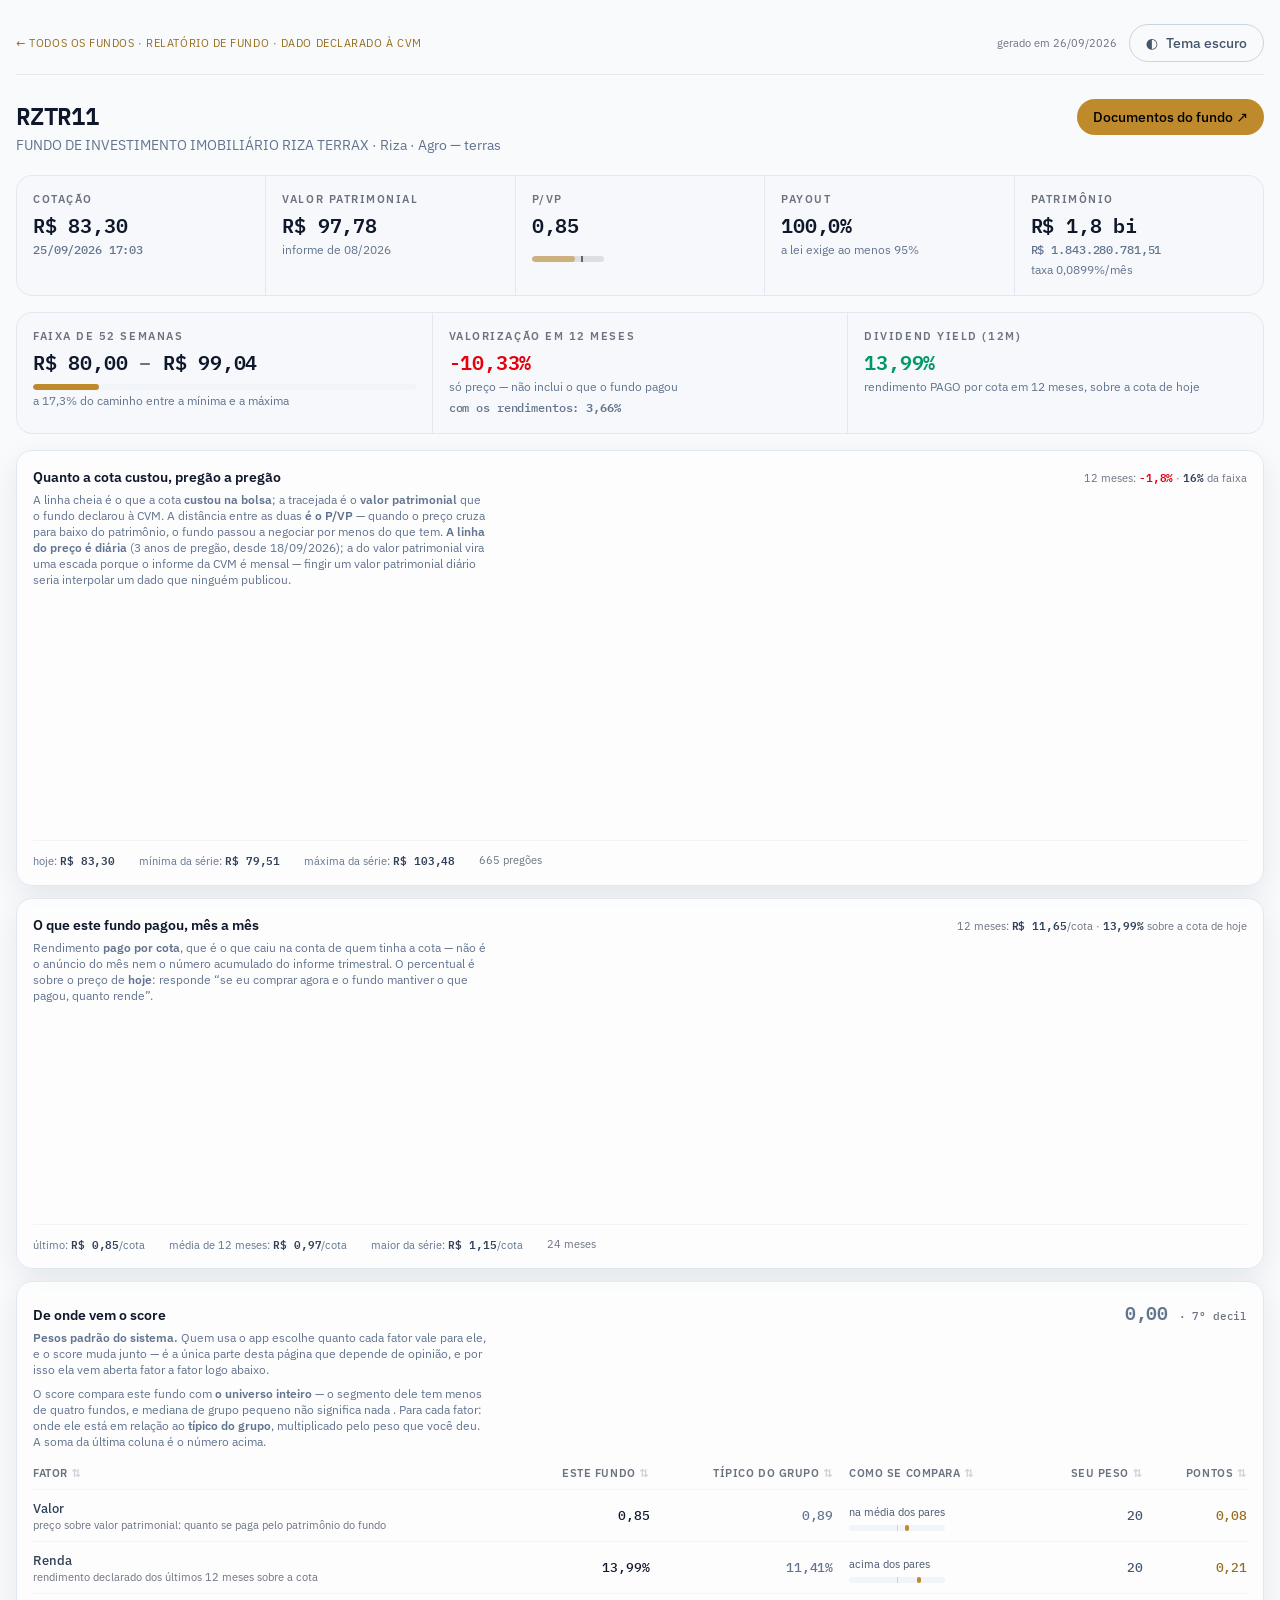
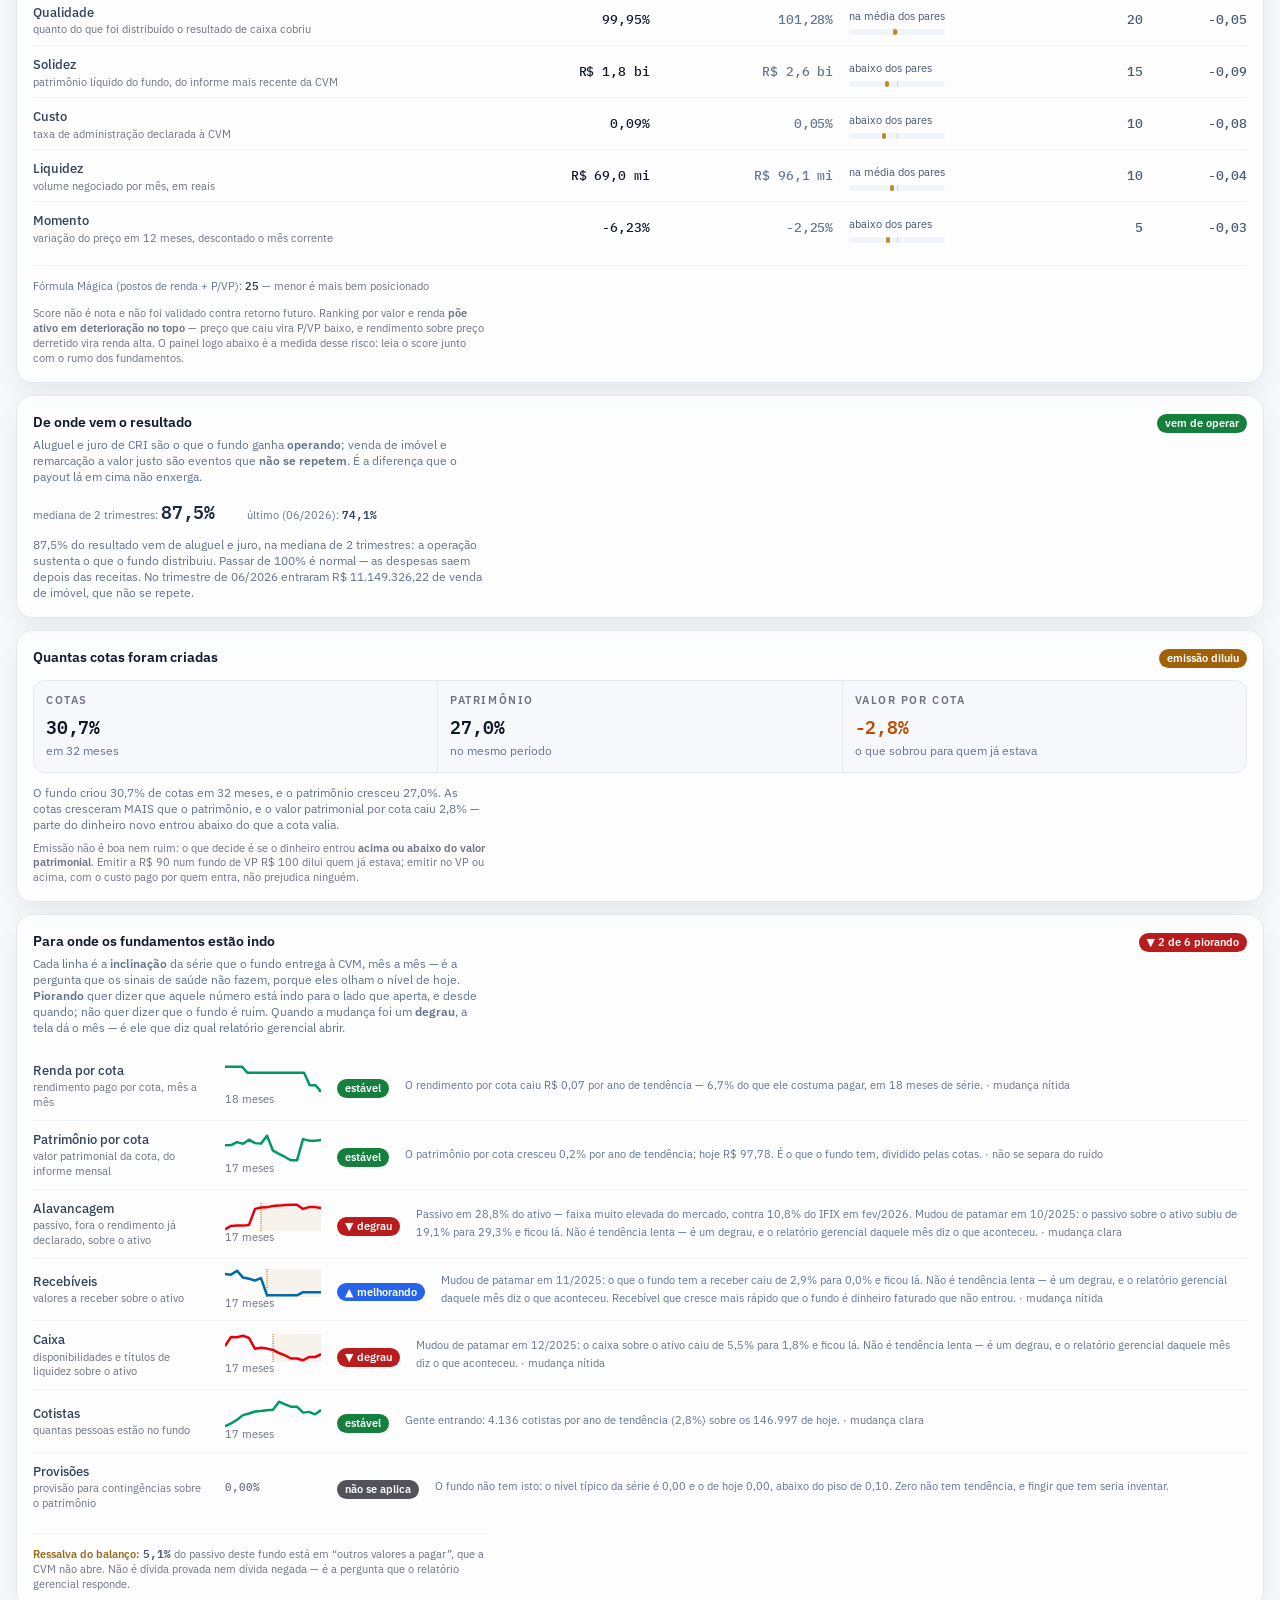
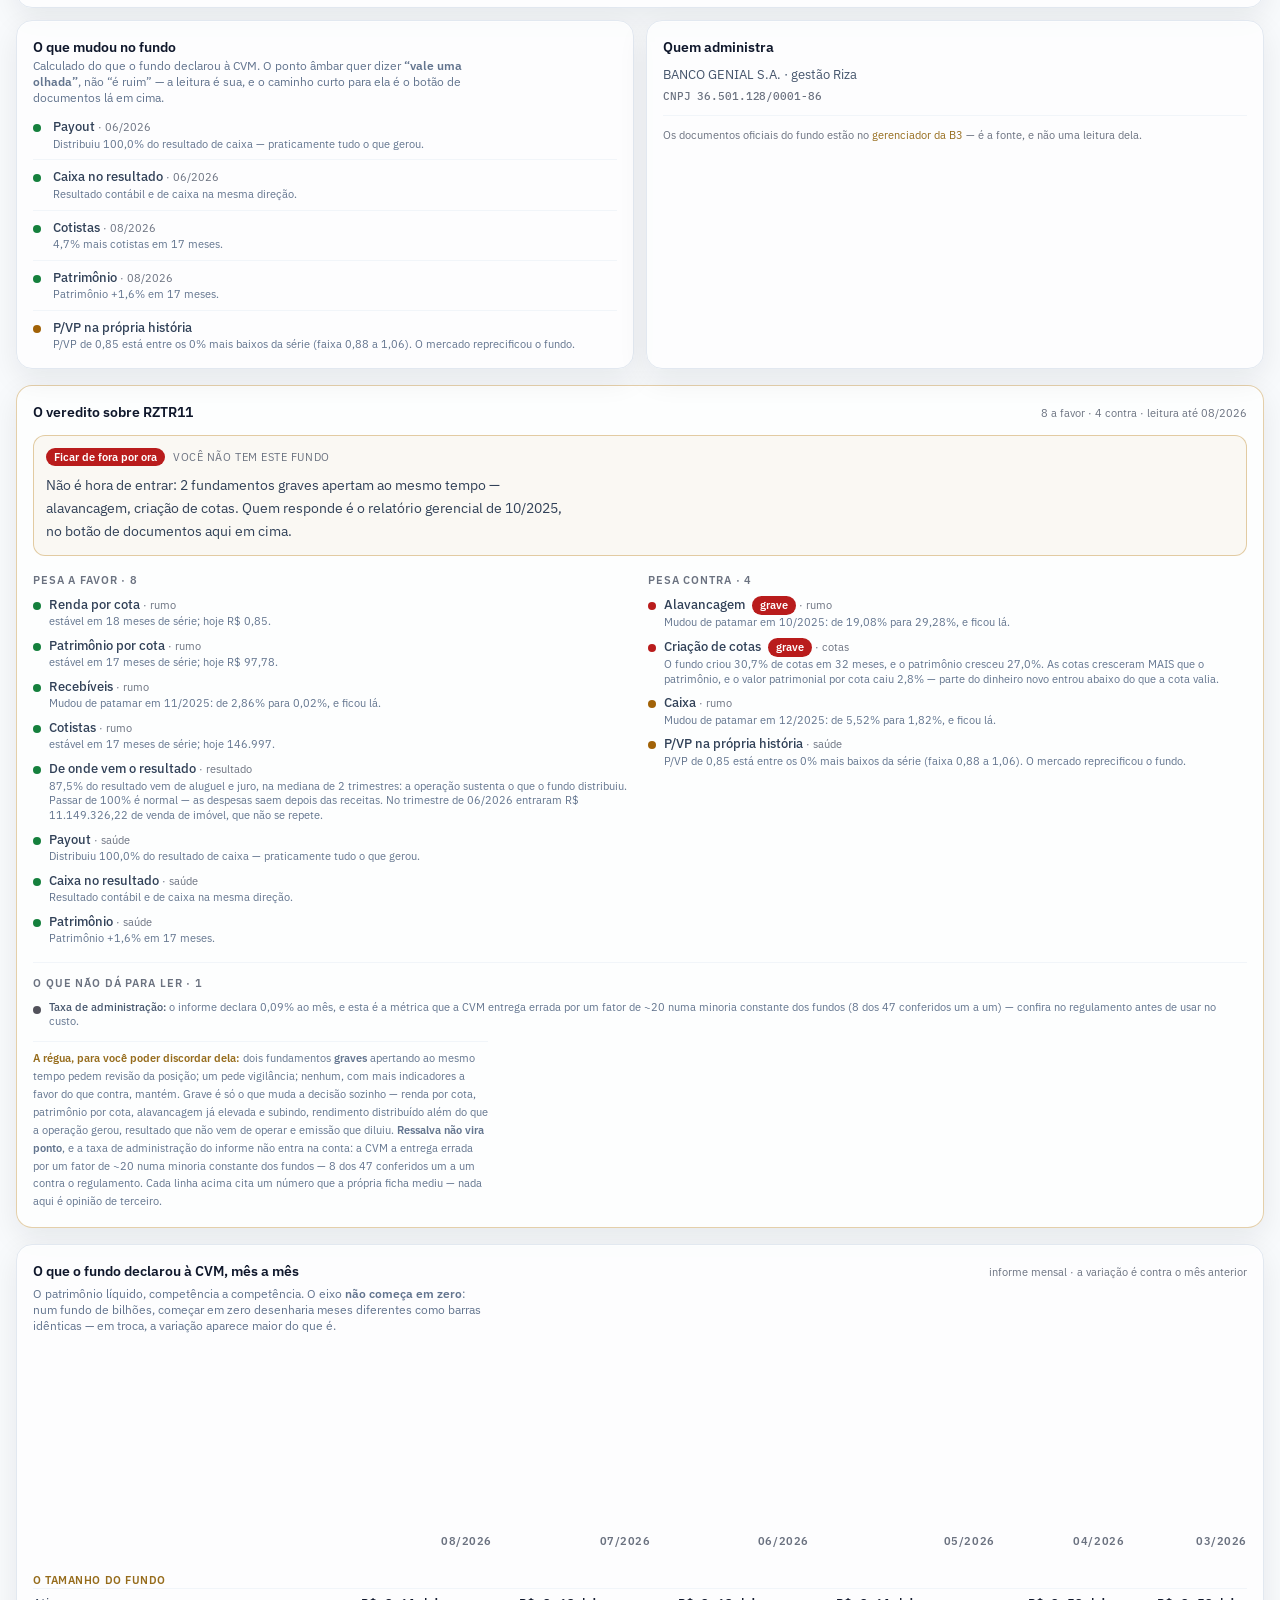
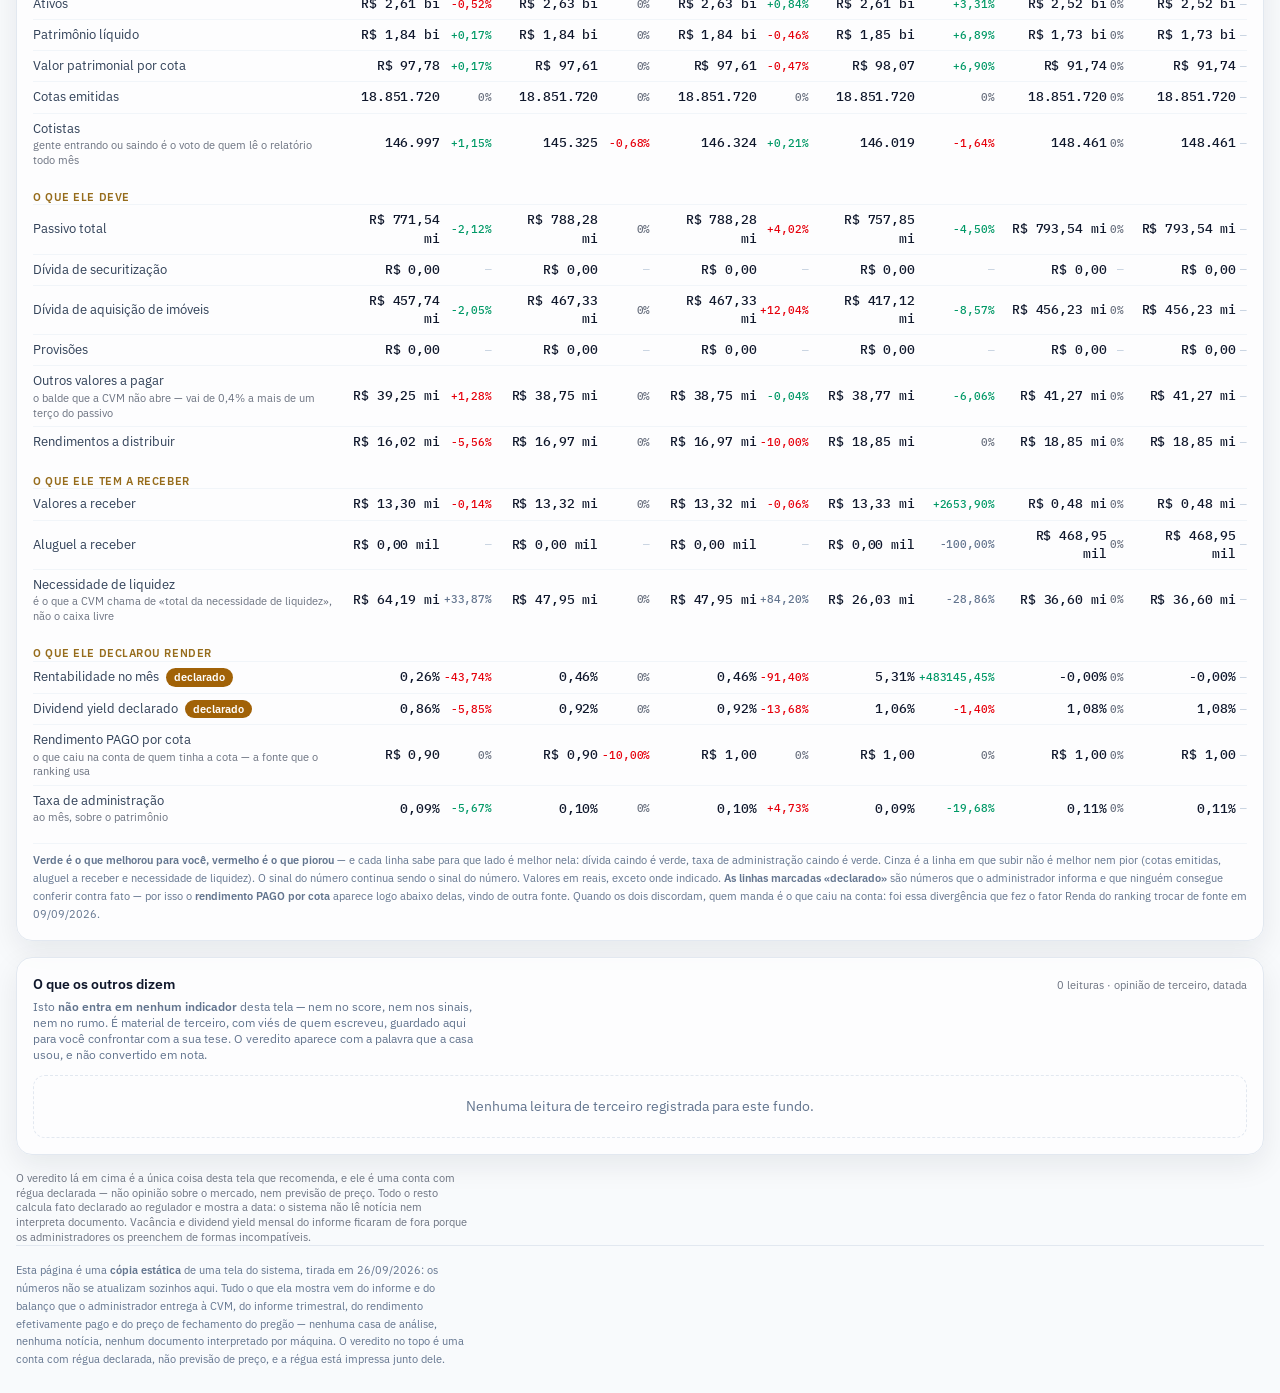
<file: fundo-rztr11.html>
<!doctype html>
<html lang="pt-br" class="">
<head>
  <meta charset="utf-8">
  <meta name="viewport" content="width=device-width, initial-scale=1">
  <title>RZTR11 · relatório do fundo</title>
  <meta name="description" content="RZTR11 — o que o fundo declarou à CVM, mês a mês, com a leitura de cada indicador.">
  
  <link rel="stylesheet" href="assets/app.css">
  
  
<script>
  (function () {
    var gerada = document.documentElement.classList.contains('dark');
    try {
      var salvo = localStorage.getItem('tema');
      var escuro = salvo === 'escuro' ||
        (!salvo && (gerada || window.matchMedia('(prefers-color-scheme: dark)').matches));
      document.documentElement.classList.toggle('dark', escuro);
    } catch (e) {}
    window.alternarTema = function () {
      var escuro = document.documentElement.classList.toggle('dark');
      try { localStorage.setItem('tema', escuro ? 'escuro' : 'claro'); } catch (e) {}
      if (window.Paleta && window.Paleta.repintar) window.Paleta.repintar();
      var rotulo = document.getElementById('rotulo-tema');
      if (rotulo) rotulo.textContent = escuro ? 'Tema claro' : 'Tema escuro';
    };
  })();
</script>

</head>
<body class="bg-slate-50">
  <div class="mx-auto max-w-6xl px-4 py-6">
    <header class="mb-6 flex flex-wrap items-baseline justify-between gap-2 border-b border-slate-200 pb-3 dark:border-white/10">
      <p class="text-rotulo uppercase tracking-wider text-brand-texto">
        <a href="index.html" class="hover:underline">← todos os fundos</a> · 
        Relatório de fundo · dado declarado à CVM
      </p>
      <div class="flex items-center gap-3">
        <span class="text-rotulo text-slate-400">gerado em 26/09/2026</span>
        
<button type="button" onclick="alternarTema()"
        class="btn btn-linha shrink-0"
        aria-label="Alternar entre tema claro e escuro">
  <span aria-hidden="true">◐</span>
  <span id="rotulo-tema" class="ml-1">Tema escuro</span>
</button>
<script>
  // O rótulo nasce dizendo "Tema escuro" para quem abre no claro; se a página já abriu no
  // escuro, ele é corrigido aqui — o script do topo roda antes deste elemento existir.
  (function () {
    var rotulo = document.getElementById('rotulo-tema');
    if (rotulo && document.documentElement.classList.contains('dark')) {
      rotulo.textContent = 'Tema claro';
    }
  })();
</script>

      </div>
    </header>

    



  
  <div class="mb-5 flex flex-wrap items-start justify-between gap-3">
    <div>
      <div class="flex flex-wrap items-baseline gap-3">
        <h1 class="num text-2xl font-semibold text-slate-900">RZTR11</h1>
        
      </div>
      <p class="mt-1 text-sm text-slate-500">
        FUNDO DE INVESTIMENTO IMOBILIÁRIO RIZA TERRAX · Riza · Agro — terras
      </p>
    </div>
    <div class="flex shrink-0 items-center gap-2">
      
      
      
        <a href="https://fnet.bmfbovespa.com.br/fnet/publico/abrirGerenciadorDocumentosCVM?cnpjFundo=36501128000186" target="_blank" rel="noopener noreferrer" class="btn btn-ouro">
          Documentos do fundo ↗
        </a>
      
    </div>
  </div>

  
  <div class="mb-4 grid gap-px overflow-hidden rounded-2xl border border-slate-200 bg-slate-200 sm:grid-cols-2 lg:grid-cols-5">
    
    <div class="bg-surface p-4">
      <p class="text-rotulo font-semibold uppercase tracking-[0.14em] text-slate-400">Cotação</p>
      <p class="num mt-1 text-xl font-semibold text-slate-900">
        R$ 83,30
      </p>
      
        <p class="card-legenda num">25/09/2026 17:03</p>
      
    </div>
    <div class="bg-surface p-4">
      <p class="text-rotulo font-semibold uppercase tracking-[0.14em] text-slate-400">Valor patrimonial</p>
      <p class="num mt-1 text-xl font-semibold text-slate-900">
        R$ 97,78
      </p>
      <p class="card-legenda">informe de 08/2026</p>
    </div>
    <div class="bg-surface p-4">
      <p class="text-rotulo font-semibold uppercase tracking-[0.14em] text-slate-400">P/VP</p>
      <p class="num mt-1 text-xl font-semibold text-slate-900">0,85</p>
      
      <p class="mt-1.5">
        


  <span class="barra-pvp" title="preço R$ 83,30 · valor patrimonial R$ 97,78 · P/VP 0,85">
    <span class="barra-pvp-trilha">
      <span class="barra-pvp-preco"
            style="width: 59.5%"></span>
      <span class="barra-pvp-marca" style="left: 70%"></span>
    </span>
  </span>


      </p>
    </div>
    <div class="bg-surface p-4">
      <p class="text-rotulo font-semibold uppercase tracking-[0.14em] text-slate-400">Payout</p>
      <p class="num mt-1 text-xl font-semibold text-slate-900">
        100,0%
      </p>
      <p class="card-legenda">a lei exige ao menos 95%</p>
    </div>
    <div class="bg-surface p-4">
      <p class="text-rotulo font-semibold uppercase tracking-[0.14em] text-slate-400">Patrimônio</p>
      
      <p class="num mt-1 text-xl font-semibold text-slate-900">R$ 1,8 bi</p>
      <p class="card-legenda num">R$ 1.843.280.781,51</p>
      <p class="card-legenda">taxa 0,0899%/mês</p>
    </div>
  </div>

  
  
  <div class="mb-4 grid gap-px overflow-hidden rounded-2xl border border-slate-200 bg-slate-200 sm:grid-cols-2 lg:grid-cols-3">
    <div class="bg-surface p-4">
      <p class="text-rotulo font-semibold uppercase tracking-[0.14em] text-slate-400">Faixa de 52 semanas</p>
      
        <p class="num mt-1 text-xl font-semibold text-slate-900">
          R$ 80,00 <span class="text-slate-400">–</span> R$ 99,04
        </p>
        
          
          <div class="mt-2 h-1.5 w-full overflow-hidden rounded-full bg-slate-100 dark:bg-white/5">
            <div class="h-full rounded-full bg-brand" style="width: 17.3%"></div>
          </div>
          <p class="card-legenda">a 17,3% do caminho entre a mínima e a máxima</p>
        
      
    </div>
    <div class="bg-surface p-4">
      <p class="text-rotulo font-semibold uppercase tracking-[0.14em] text-slate-400">Valorização em 12 meses</p>
      
        <p class="num mt-1 text-xl font-semibold text-red-600">
          -10,33%
        </p>
        <p class="card-legenda">só preço — não inclui o que o fundo pagou</p>
        
          <p class="card-legenda num">com os rendimentos: <strong>3,66%</strong></p>
        
      
    </div>
    <div class="bg-surface p-4">
      <p class="text-rotulo font-semibold uppercase tracking-[0.14em] text-slate-400">Dividend yield (12m)</p>
      
        <p class="num mt-1 text-xl font-semibold text-emerald-600">13,99%</p>
        <p class="card-legenda">rendimento PAGO por cota em 12 meses, sobre a cota de hoje</p>
      
    </div>
  </div>

  
  
  
    <div class="card card-soft mb-3 p-4">
      <div class="mb-1 flex flex-wrap items-baseline justify-between gap-2">
        <h2 class="secao-titulo">Quanto a cota custou, pregão a pregão</h2>
        <span class="text-rotulo text-slate-400">
          
            12 meses: <strong class="num text-red-600">-1,8%</strong>
          
          
            · <strong class="num text-slate-700">16%</strong> da faixa
          
        </span>
      </div>
      <p class="mb-4 max-w-prose text-xs text-slate-500">
        A linha cheia é o que a cota <strong>custou na bolsa</strong>; a tracejada é o
        <strong>valor patrimonial</strong> que o fundo declarou à CVM. A distância entre as duas
        <strong>é o P/VP</strong> — quando o preço cruza para baixo do patrimônio, o fundo passou a
        negociar por menos do que tem.
        <strong>A linha do preço é diária</strong> (3 anos de pregão, desde 18/09/2026);
        a do valor patrimonial vira uma escada porque o informe da CVM é mensal — fingir
        um valor patrimonial diário seria interpolar um dado que ninguém publicou.
      </p>

      <script id="dados-preco" type="application/json">{"rotulos": ["30/01/24", "31/01/24", "01/02/24", "02/02/24", "05/02/24", "06/02/24", "07/02/24", "08/02/24", "09/02/24", "14/02/24", "15/02/24", "16/02/24", "19/02/24", "20/02/24", "21/02/24", "22/02/24", "23/02/24", "26/02/24", "27/02/24", "28/02/24", "29/02/24", "01/03/24", "04/03/24", "05/03/24", "06/03/24", "07/03/24", "08/03/24", "11/03/24", "12/03/24", "13/03/24", "14/03/24", "15/03/24", "18/03/24", "19/03/24", "20/03/24", "21/03/24", "22/03/24", "25/03/24", "26/03/24", "27/03/24", "28/03/24", "01/04/24", "02/04/24", "03/04/24", "04/04/24", "05/04/24", "08/04/24", "09/04/24", "10/04/24", "11/04/24", "12/04/24", "15/04/24", "16/04/24", "17/04/24", "18/04/24", "19/04/24", "22/04/24", "23/04/24", "24/04/24", "25/04/24", "26/04/24", "29/04/24", "30/04/24", "02/05/24", "03/05/24", "06/05/24", "07/05/24", "08/05/24", "09/05/24", "10/05/24", "13/05/24", "14/05/24", "15/05/24", "16/05/24", "17/05/24", "20/05/24", "21/05/24", "22/05/24", "23/05/24", "24/05/24", "27/05/24", "28/05/24", "29/05/24", "31/05/24", "03/06/24", "04/06/24", "05/06/24", "06/06/24", "07/06/24", "10/06/24", "11/06/24", "12/06/24", "13/06/24", "14/06/24", "17/06/24", "18/06/24", "19/06/24", "20/06/24", "21/06/24", "24/06/24", "25/06/24", "26/06/24", "27/06/24", "28/06/24", "01/07/24", "02/07/24", "03/07/24", "04/07/24", "05/07/24", "08/07/24", "09/07/24", "10/07/24", "11/07/24", "12/07/24", "15/07/24", "16/07/24", "17/07/24", "18/07/24", "19/07/24", "22/07/24", "23/07/24", "24/07/24", "25/07/24", "26/07/24", "29/07/24", "30/07/24", "31/07/24", "01/08/24", "02/08/24", "05/08/24", "06/08/24", "07/08/24", "08/08/24", "09/08/24", "12/08/24", "13/08/24", "14/08/24", "15/08/24", "16/08/24", "19/08/24", "20/08/24", "21/08/24", "22/08/24", "23/08/24", "26/08/24", "27/08/24", "28/08/24", "29/08/24", "30/08/24", "02/09/24", "03/09/24", "04/09/24", "05/09/24", "06/09/24", "09/09/24", "10/09/24", "11/09/24", "12/09/24", "13/09/24", "16/09/24", "17/09/24", "18/09/24", "19/09/24", "20/09/24", "23/09/24", "24/09/24", "25/09/24", "26/09/24", "27/09/24", "30/09/24", "01/10/24", "02/10/24", "03/10/24", "04/10/24", "07/10/24", "08/10/24", "09/10/24", "10/10/24", "11/10/24", "14/10/24", "15/10/24", "16/10/24", "17/10/24", "18/10/24", "21/10/24", "22/10/24", "23/10/24", "24/10/24", "25/10/24", "28/10/24", "29/10/24", "30/10/24", "31/10/24", "01/11/24", "04/11/24", "05/11/24", "06/11/24", "07/11/24", "08/11/24", "11/11/24", "12/11/24", "13/11/24", "14/11/24", "18/11/24", "19/11/24", "21/11/24", "22/11/24", "25/11/24", "26/11/24", "27/11/24", "28/11/24", "29/11/24", "02/12/24", "03/12/24", "04/12/24", "05/12/24", "06/12/24", "09/12/24", "10/12/24", "11/12/24", "12/12/24", "13/12/24", "16/12/24", "17/12/24", "18/12/24", "19/12/24", "20/12/24", "23/12/24", "26/12/24", "27/12/24", "30/12/24", "02/01/25", "03/01/25", "06/01/25", "07/01/25", "08/01/25", "09/01/25", "10/01/25", "13/01/25", "14/01/25", "15/01/25", "16/01/25", "17/01/25", "20/01/25", "21/01/25", "22/01/25", "23/01/25", "24/01/25", "27/01/25", "28/01/25", "29/01/25", "30/01/25", "31/01/25", "03/02/25", "04/02/25", "05/02/25", "06/02/25", "07/02/25", "10/02/25", "11/02/25", "12/02/25", "13/02/25", "14/02/25", "17/02/25", "18/02/25", "19/02/25", "20/02/25", "21/02/25", "24/02/25", "25/02/25", "26/02/25", "27/02/25", "28/02/25", "05/03/25", "06/03/25", "07/03/25", "10/03/25", "11/03/25", "12/03/25", "13/03/25", "14/03/25", "17/03/25", "18/03/25", "19/03/25", "20/03/25", "21/03/25", "24/03/25", "25/03/25", "26/03/25", "27/03/25", "28/03/25", "31/03/25", "01/04/25", "02/04/25", "03/04/25", "04/04/25", "07/04/25", "08/04/25", "09/04/25", "10/04/25", "11/04/25", "14/04/25", "15/04/25", "16/04/25", "17/04/25", "22/04/25", "23/04/25", "24/04/25", "25/04/25", "28/04/25", "29/04/25", "30/04/25", "02/05/25", "05/05/25", "06/05/25", "07/05/25", "08/05/25", "09/05/25", "12/05/25", "13/05/25", "14/05/25", "15/05/25", "16/05/25", "19/05/25", "20/05/25", "21/05/25", "22/05/25", "23/05/25", "26/05/25", "27/05/25", "28/05/25", "29/05/25", "30/05/25", "02/06/25", "03/06/25", "04/06/25", "05/06/25", "06/06/25", "09/06/25", "10/06/25", "11/06/25", "12/06/25", "13/06/25", "16/06/25", "17/06/25", "18/06/25", "20/06/25", "23/06/25", "24/06/25", "25/06/25", "26/06/25", "27/06/25", "30/06/25", "01/07/25", "02/07/25", "03/07/25", "04/07/25", "07/07/25", "08/07/25", "09/07/25", "10/07/25", "11/07/25", "14/07/25", "15/07/25", "16/07/25", "17/07/25", "18/07/25", "21/07/25", "22/07/25", "23/07/25", "24/07/25", "25/07/25", "28/07/25", "29/07/25", "30/07/25", "31/07/25", "01/08/25", "04/08/25", "05/08/25", "06/08/25", "07/08/25", "08/08/25", "11/08/25", "12/08/25", "13/08/25", "14/08/25", "15/08/25", "18/08/25", "19/08/25", "20/08/25", "21/08/25", "22/08/25", "25/08/25", "26/08/25", "27/08/25", "28/08/25", "29/08/25", "01/09/25", "02/09/25", "03/09/25", "04/09/25", "05/09/25", "08/09/25", "09/09/25", "10/09/25", "11/09/25", "12/09/25", "15/09/25", "16/09/25", "17/09/25", "18/09/25", "19/09/25", "22/09/25", "23/09/25", "24/09/25", "25/09/25", "26/09/25", "29/09/25", "30/09/25", "01/10/25", "02/10/25", "03/10/25", "06/10/25", "07/10/25", "08/10/25", "09/10/25", "10/10/25", "13/10/25", "14/10/25", "15/10/25", "16/10/25", "17/10/25", "20/10/25", "21/10/25", "22/10/25", "23/10/25", "24/10/25", "27/10/25", "28/10/25", "29/10/25", "30/10/25", "31/10/25", "03/11/25", "04/11/25", "05/11/25", "06/11/25", "07/11/25", "10/11/25", "11/11/25", "12/11/25", "13/11/25", "14/11/25", "17/11/25", "18/11/25", "19/11/25", "21/11/25", "24/11/25", "25/11/25", "26/11/25", "27/11/25", "28/11/25", "01/12/25", "02/12/25", "03/12/25", "04/12/25", "05/12/25", "08/12/25", "09/12/25", "10/12/25", "11/12/25", "12/12/25", "15/12/25", "16/12/25", "17/12/25", "18/12/25", "19/12/25", "22/12/25", "23/12/25", "26/12/25", "29/12/25", "30/12/25", "02/01/26", "05/01/26", "06/01/26", "07/01/26", "08/01/26", "09/01/26", "12/01/26", "13/01/26", "14/01/26", "15/01/26", "16/01/26", "19/01/26", "20/01/26", "21/01/26", "22/01/26", "23/01/26", "26/01/26", "27/01/26", "28/01/26", "29/01/26", "30/01/26", "02/02/26", "03/02/26", "04/02/26", "05/02/26", "06/02/26", "09/02/26", "10/02/26", "11/02/26", "12/02/26", "13/02/26", "18/02/26", "19/02/26", "20/02/26", "23/02/26", "24/02/26", "25/02/26", "26/02/26", "27/02/26", "02/03/26", "03/03/26", "04/03/26", "05/03/26", "06/03/26", "09/03/26", "10/03/26", "11/03/26", "12/03/26", "13/03/26", "16/03/26", "17/03/26", "18/03/26", "19/03/26", "20/03/26", "23/03/26", "24/03/26", "25/03/26", "26/03/26", "27/03/26", "30/03/26", "31/03/26", "01/04/26", "02/04/26", "06/04/26", "07/04/26", "08/04/26", "09/04/26", "10/04/26", "13/04/26", "14/04/26", "15/04/26", "16/04/26", "17/04/26", "20/04/26", "22/04/26", "23/04/26", "24/04/26", "27/04/26", "28/04/26", "29/04/26", "30/04/26", "04/05/26", "05/05/26", "06/05/26", "07/05/26", "08/05/26", "11/05/26", "12/05/26", "13/05/26", "14/05/26", "15/05/26", "18/05/26", "19/05/26", "20/05/26", "21/05/26", "22/05/26", "25/05/26", "26/05/26", "27/05/26", "28/05/26", "29/05/26", "01/06/26", "02/06/26", "03/06/26", "05/06/26", "08/06/26", "09/06/26", "10/06/26", "11/06/26", "12/06/26", "15/06/26", "16/06/26", "17/06/26", "18/06/26", "19/06/26", "22/06/26", "23/06/26", "24/06/26", "25/06/26", "26/06/26", "29/06/26", "30/06/26", "01/07/26", "02/07/26", "03/07/26", "06/07/26", "07/07/26", "08/07/26", "09/07/26", "10/07/26", "13/07/26", "14/07/26", "15/07/26", "16/07/26", "17/07/26", "20/07/26", "21/07/26", "22/07/26", "23/07/26", "24/07/26", "27/07/26", "28/07/26", "29/07/26", "30/07/26", "31/07/26", "03/08/26", "04/08/26", "05/08/26", "06/08/26", "07/08/26", "10/08/26", "11/08/26", "12/08/26", "13/08/26", "14/08/26", "17/08/26", "18/08/26", "19/08/26", "20/08/26", "21/08/26", "24/08/26", "25/08/26", "26/08/26", "27/08/26", "28/08/26", "31/08/26", "01/09/26", "02/09/26", "03/09/26", "04/09/26", "08/09/26", "09/09/26", "10/09/26", "11/09/26", "14/09/26", "15/09/26", "16/09/26", "17/09/26", "18/09/26", "21/09/26", "22/09/26", "23/09/26", "24/09/26", "25/09/26"], "precos": [102.77, 103.48, 101.47, 102.28, 101.79, 101.37, 101.61, 101.58, 101.8, 101.48, 101.86, 101.46, 101.59, 101.3, 100.83, 100.96, 100.57, 99.98, 98.28, 95.38, 97.44, 96.85, 97.15, 96.85, 96.8, 98.0, 98.64, 97.02, 96.25, 95.85, 94.79, 94.47, 95.0, 94.84, 97.6, 96.6, 97.89, 96.57, 96.1, 95.98, 96.25, 94.97, 95.0, 95.87, 99.0, 99.26, 99.0, 98.52, 98.3, 97.2, 97.99, 96.72, 96.9, 96.31, 95.94, 96.2, 95.93, 95.37, 95.0, 94.9, 94.5, 94.99, 95.4, 94.81, 94.26, 96.74, 97.2, 97.12, 96.55, 97.94, 97.35, 95.95, 96.19, 96.18, 96.75, 96.28, 96.21, 96.01, 95.56, 95.91, 96.73, 96.82, 97.4, 98.1, 96.16, 96.08, 94.97, 94.95, 94.87, 94.05, 93.93, 92.97, 92.13, 92.89, 92.37, 92.4, 92.03, 92.02, 92.0, 92.03, 93.1, 93.43, 94.17, 94.7, 93.0, 92.25, 91.4, 91.71, 92.04, 94.0, 93.62, 93.25, 93.28, 94.42, 94.01, 94.13, 94.51, 94.14, 94.8, 94.6, 94.65, 94.04, 94.05, 94.01, 93.4, 93.39, 93.97, 93.29, 92.9, 92.7, 93.42, 93.24, 92.89, 92.72, 93.64, 94.2, 94.1, 94.19, 94.16, 94.23, 93.8, 93.99, 93.94, 94.42, 94.59, 94.15, 94.01, 94.22, 94.74, 93.69, 93.51, 93.13, 92.78, 93.18, 94.0, 92.66, 92.52, 92.01, 91.83, 92.01, 92.03, 91.43, 91.15, 91.18, 90.72, 90.89, 90.69, 90.26, 90.11, 90.61, 88.8, 89.17, 88.65, 89.14, 89.21, 89.48, 88.23, 87.3, 87.94, 86.92, 87.23, 86.2, 86.38, 86.59, 86.13, 86.36, 85.08, 84.8, 85.72, 85.89, 86.45, 86.58, 87.2, 85.7, 86.1, 85.51, 85.3, 86.2, 90.19, 88.62, 88.69, 87.8, 87.87, 88.4, 88.5, 88.5, 88.31, 90.5, 89.95, 89.55, 88.69, 89.26, 86.97, 86.15, 85.7, 85.46, 86.74, 85.03, 84.09, 83.89, 82.85, 83.17, 82.39, 81.3, 80.5, 79.51, 80.95, 83.5, 85.14, 85.9, 86.26, 85.38, 84.94, 85.23, 86.11, 84.7, 84.3, 84.57, 84.61, 83.45, 83.69, 83.9, 82.25, 82.49, 81.12, 82.25, 82.57, 82.54, 82.63, 82.3, 82.8, 83.07, 83.5, 80.41, 79.95, 80.44, 80.19, 81.2, 82.75, 81.3, 81.0, 81.3, 81.86, 82.8, 83.54, 83.78, 84.06, 84.46, 85.22, 85.01, 85.43, 85.35, 85.3, 84.86, 85.5, 86.7, 87.4, 86.97, 87.88, 87.47, 88.25, 88.6, 88.78, 90.33, 90.78, 89.98, 90.28, 89.41, 90.49, 90.0, 89.97, 89.9, 88.21, 88.65, 88.35, 87.59, 87.71, 87.4, 87.1, 86.74, 86.9, 88.5, 89.57, 89.86, 90.3, 91.1, 90.98, 91.0, 91.5, 91.81, 91.29, 90.9, 91.48, 90.49, 90.75, 91.25, 91.8, 92.09, 92.1, 91.62, 91.77, 92.17, 92.1, 92.0, 92.19, 91.81, 92.0, 93.08, 92.69, 92.23, 92.36, 92.51, 93.99, 92.94, 92.45, 92.43, 92.75, 92.8, 92.59, 91.23, 91.01, 90.13, 90.78, 91.4, 91.53, 91.47, 91.02, 92.03, 92.91, 93.02, 93.45, 94.24, 94.99, 93.9, 93.69, 93.8, 94.21, 93.58, 93.98, 93.82, 93.51, 94.19, 94.45, 94.15, 93.95, 93.73, 92.7, 92.01, 91.45, 91.36, 91.76, 91.6, 91.15, 91.03, 91.0, 91.19, 88.99, 88.8, 89.0, 88.75, 89.4, 90.82, 89.95, 89.7, 89.53, 89.53, 89.5, 90.31, 90.0, 89.31, 89.3, 89.52, 89.84, 89.8, 90.66, 90.9, 91.82, 90.7, 90.91, 91.4, 91.18, 92.64, 92.43, 92.37, 92.59, 92.51, 93.0, 93.5, 92.81, 92.66, 92.41, 92.0, 92.3, 92.09, 92.07, 92.1, 92.49, 92.72, 92.9, 90.84, 91.17, 91.33, 91.45, 91.62, 92.18, 92.29, 92.09, 92.19, 91.95, 92.05, 91.9, 92.36, 92.35, 91.9, 92.12, 92.2, 92.33, 92.3, 92.75, 92.79, 92.35, 92.75, 91.73, 92.36, 91.91, 92.0, 92.13, 92.15, 92.44, 92.5, 92.78, 93.72, 93.72, 93.99, 94.0, 94.75, 94.79, 95.15, 95.6, 95.57, 96.66, 93.94, 94.07, 93.91, 94.2, 93.94, 94.58, 94.17, 94.12, 94.18, 94.82, 94.93, 95.05, 94.7, 94.92, 96.74, 97.14, 97.9, 98.13, 98.17, 97.99, 97.09, 96.3, 97.88, 97.29, 97.34, 97.75, 97.06, 97.62, 96.44, 97.0, 97.09, 97.8, 97.08, 97.32, 97.35, 97.46, 97.7, 97.96, 98.47, 98.01, 98.54, 97.09, 96.92, 96.3, 95.44, 95.59, 95.75, 97.0, 96.84, 96.47, 96.6, 96.6, 96.13, 96.84, 96.54, 96.47, 96.68, 97.0, 98.2, 96.58, 96.06, 95.83, 94.93, 95.5, 96.25, 95.6, 95.48, 95.51, 95.26, 95.85, 95.5, 95.26, 94.0, 94.85, 94.03, 94.02, 94.41, 94.25, 94.64, 94.3, 94.98, 93.9, 94.23, 93.85, 93.87, 94.3, 94.0, 94.11, 94.04, 94.2, 93.91, 94.09, 95.18, 94.98, 95.76, 95.1, 95.2, 95.13, 94.23, 94.12, 90.08, 88.1, 90.14, 91.03, 89.83, 91.75, 88.5, 90.46, 89.6, 90.45, 90.24, 89.99, 89.6, 90.69, 89.97, 90.2, 89.95, 89.58, 89.67, 89.54, 91.15, 89.5, 89.6, 89.19, 89.41, 88.21, 89.0, 87.87, 88.8, 89.7, 89.98, 90.0, 89.85, 89.16, 89.79, 89.34, 89.52, 88.2, 88.59, 89.4, 89.75, 89.69, 87.06, 86.26, 87.32, 87.0, 86.31, 86.09, 86.48, 86.85, 86.1, 86.48, 87.29, 88.05, 88.09, 87.0, 86.75, 86.49, 86.64, 86.85, 87.29, 87.51, 86.59, 87.7, 88.04, 85.7, 86.65, 86.23, 85.3, 85.55, 84.53, 84.32, 83.86, 83.0, 82.48, 81.47, 82.7, 83.2, 81.7, 84.33, 83.75, 84.0, 84.5, 84.41, 85.86, 86.1, 83.93, 83.35, 83.18, 83.75, 84.06, 84.84, 84.55, 84.09, 83.78, 83.79, 84.07, 83.86, 84.0, 84.99, 84.73, 83.5, 83.17, 83.3], "patrimoniais": [100.61, 100.61, 99.48, 99.48, 99.48, 99.48, 99.48, 99.48, 99.48, 99.48, 99.48, 99.48, 99.48, 99.48, 99.48, 99.48, 99.48, 99.48, 99.48, 99.48, 99.48, 99.53, 99.53, 99.53, 99.53, 99.53, 99.53, 99.53, 99.53, 99.53, 99.53, 99.53, 99.53, 99.53, 99.53, 99.53, 99.53, 99.53, 99.53, 99.53, 99.53, 99.53, 99.53, 99.53, 99.53, 99.53, 99.53, 99.53, 99.53, 99.53, 99.53, 99.53, 99.53, 99.53, 99.53, 99.53, 99.53, 99.53, 99.53, 99.53, 99.53, 99.53, 99.53, 99.89, 99.89, 99.89, 99.89, 99.89, 99.89, 99.89, 99.89, 99.89, 99.89, 99.89, 99.89, 99.89, 99.89, 99.89, 99.89, 99.89, 99.89, 99.89, 99.89, 99.89, 100.87, 100.87, 100.87, 100.87, 100.87, 100.87, 100.87, 100.87, 100.87, 100.87, 100.87, 100.87, 100.87, 100.87, 100.87, 100.87, 100.87, 100.87, 100.87, 100.87, 100.46, 100.46, 100.46, 100.46, 100.46, 100.46, 100.46, 100.46, 100.46, 100.46, 100.46, 100.46, 100.46, 100.46, 100.46, 100.46, 100.46, 100.46, 100.46, 100.46, 100.46, 100.46, 100.46, 99.29, 99.29, 99.29, 99.29, 99.29, 99.29, 99.29, 99.29, 99.29, 99.29, 99.29, 99.29, 99.29, 99.29, 99.29, 99.29, 99.29, 99.29, 99.29, 99.29, 99.29, 99.29, 97.83, 97.83, 97.83, 97.83, 97.83, 97.83, 97.83, 97.83, 97.83, 97.83, 97.83, 97.83, 97.83, 97.83, 97.83, 97.83, 97.83, 97.83, 97.83, 97.83, 97.83, 97.77, 97.77, 97.77, 97.77, 97.77, 97.77, 97.77, 97.77, 97.77, 97.77, 97.77, 97.77, 97.77, 97.77, 97.77, 97.77, 97.77, 97.77, 97.77, 97.77, 97.77, 97.77, 97.77, 96.93, 96.93, 96.93, 96.93, 96.93, 96.93, 96.93, 96.93, 96.93, 96.93, 96.93, 96.93, 96.93, 96.93, 96.93, 96.93, 96.93, 96.93, 96.93, 98.17, 98.17, 98.17, 98.17, 98.17, 98.17, 98.17, 98.17, 98.17, 98.17, 98.17, 98.17, 98.17, 98.17, 98.17, 98.17, 98.17, 98.17, 98.17, 97.92, 97.92, 97.92, 97.92, 97.92, 97.92, 97.92, 97.92, 97.92, 97.92, 97.92, 97.92, 97.92, 97.92, 97.92, 97.92, 97.92, 97.92, 97.92, 97.92, 97.92, 97.92, 96.64, 96.64, 96.64, 96.64, 96.64, 96.64, 96.64, 96.64, 96.64, 96.64, 96.64, 96.64, 96.64, 96.64, 96.64, 96.64, 96.64, 96.64, 96.64, 96.64, 95.96, 95.96, 95.96, 95.96, 95.96, 95.96, 95.96, 95.96, 95.96, 95.96, 95.96, 95.96, 95.96, 95.96, 95.96, 95.96, 95.96, 95.96, 95.96, 96.25, 96.25, 96.25, 96.25, 96.25, 96.25, 96.25, 96.25, 96.25, 96.25, 96.25, 96.25, 96.25, 96.25, 96.25, 96.25, 96.25, 96.25, 96.25, 96.25, 96.29, 96.29, 96.29, 96.29, 96.29, 96.29, 96.29, 96.29, 96.29, 96.29, 96.29, 96.29, 96.29, 96.29, 96.29, 96.29, 96.29, 96.29, 96.29, 96.29, 96.29, 97.18, 97.18, 97.18, 97.18, 97.18, 97.18, 97.18, 97.18, 97.18, 97.18, 97.18, 97.18, 97.18, 97.18, 97.18, 97.18, 97.18, 97.18, 97.18, 97.18, 96.7, 96.7, 96.7, 96.7, 96.7, 96.7, 96.7, 96.7, 96.7, 96.7, 96.7, 96.7, 96.7, 96.7, 96.7, 96.7, 96.7, 96.7, 96.7, 96.7, 96.7, 96.7, 96.7, 97.89, 97.89, 97.89, 97.89, 97.89, 97.89, 97.89, 97.89, 97.89, 97.89, 97.89, 97.89, 97.89, 97.89, 97.89, 97.89, 97.89, 97.89, 97.89, 97.89, 97.89, 96.87, 96.87, 96.87, 96.87, 96.87, 96.87, 96.87, 96.87, 96.87, 96.87, 96.87, 96.87, 96.87, 96.87, 96.87, 96.87, 96.87, 96.87, 96.87, 96.87, 96.87, 96.87, 96.72, 96.72, 96.72, 96.72, 96.72, 96.72, 96.72, 96.72, 96.72, 96.72, 96.72, 96.72, 96.72, 96.72, 96.72, 96.72, 96.72, 96.72, 96.72, 96.72, 96.72, 96.72, 96.72, 99.09, 99.09, 99.09, 99.09, 99.09, 99.09, 99.09, 99.09, 99.09, 99.09, 99.09, 99.09, 99.09, 99.09, 99.09, 99.09, 99.09, 99.09, 99.09, 94.62, 94.62, 94.62, 94.62, 94.62, 94.62, 94.62, 94.62, 94.62, 94.62, 94.62, 94.62, 94.62, 94.62, 94.62, 94.62, 94.62, 94.62, 94.62, 94.62, 93.67, 93.67, 93.67, 93.67, 93.67, 93.67, 93.67, 93.67, 93.67, 93.67, 93.67, 93.67, 93.67, 93.67, 93.67, 93.67, 93.67, 93.67, 93.67, 93.67, 93.67, 92.74, 92.74, 92.74, 92.74, 92.74, 92.74, 92.74, 92.74, 92.74, 92.74, 92.74, 92.74, 92.74, 92.74, 92.74, 92.74, 92.74, 92.74, 91.74, 91.74, 91.74, 91.74, 91.74, 91.74, 91.74, 91.74, 91.74, 91.74, 91.74, 91.74, 91.74, 91.74, 91.74, 91.74, 91.74, 91.74, 91.74, 91.74, 91.74, 91.74, 91.74, 91.74, 91.74, 91.74, 91.74, 91.74, 91.74, 91.74, 91.74, 91.74, 91.74, 91.74, 91.74, 91.74, 91.74, 91.74, 91.74, 91.74, 91.74, 91.74, 98.07, 98.07, 98.07, 98.07, 98.07, 98.07, 98.07, 98.07, 98.07, 98.07, 98.07, 98.07, 98.07, 98.07, 98.07, 98.07, 98.07, 98.07, 98.07, 98.07, 97.61, 97.61, 97.61, 97.61, 97.61, 97.61, 97.61, 97.61, 97.61, 97.61, 97.61, 97.61, 97.61, 97.61, 97.61, 97.61, 97.61, 97.61, 97.61, 97.61, 97.61, 97.61, 97.61, 97.61, 97.61, 97.61, 97.61, 97.61, 97.61, 97.61, 97.61, 97.61, 97.61, 97.61, 97.61, 97.61, 97.61, 97.61, 97.61, 97.61, 97.61, 97.61, 97.61, 97.61, 97.78, 97.78, 97.78, 97.78, 97.78, 97.78, 97.78, 97.78, 97.78, 97.78, 97.78, 97.78, 97.78, 97.78, 97.78, 97.78, 97.78, 97.78, 97.78, 97.78, 97.78, null, null, null, null, null, null, null, null, null, null, null, null, null, null, null, null, null, null]}</script>
      <div class="h-56"><canvas id="grafico-preco" aria-label="Preço da cota pregão a pregão e valor patrimonial mês a mês"></canvas></div>

      <div class="mt-3 flex flex-wrap gap-x-6 gap-y-1 border-t border-slate-100 pt-3 text-rotulo text-slate-500 dark:border-white/10">
        <span>hoje: <strong class="num text-slate-700">R$ 83,30</strong></span>
        <span>mínima da série: <strong class="num text-slate-700">R$ 79,51</strong></span>
        <span>máxima da série: <strong class="num text-slate-700">R$ 103,48</strong></span>
        <span class="text-slate-400">665 pregões</span>
      </div>
    </div>
  

  
  
    <div class="card card-soft mb-3 p-4">
      <div class="mb-1 flex flex-wrap items-baseline justify-between gap-2">
        <h2 class="secao-titulo">O que este fundo pagou, mês a mês</h2>
        
          <span class="text-rotulo text-slate-400">
            12 meses: <strong class="num text-slate-700">R$ 11,65</strong>/cota
            · <strong class="num text-slate-700">13,99%</strong> sobre a cota de hoje
          </span>
        
      </div>
      <p class="mb-4 max-w-prose text-xs text-slate-500">
        Rendimento <strong>pago por cota</strong>, que é o que caiu na conta de quem tinha a
        cota — não é o anúncio do mês nem o número acumulado do informe trimestral. O
        percentual é sobre o preço de <strong>hoje</strong>: responde “se eu comprar agora e o
        fundo mantiver o que pagou, quanto rende”.
      </p>

      <script id="dados-proventos" type="application/json">{"rotulos": ["10/24", "11/24", "12/24", "01/25", "02/25", "03/25", "04/25", "05/25", "06/25", "07/25", "08/25", "09/25", "10/25", "11/25", "12/25", "01/26", "02/26", "03/26", "04/26", "05/26", "06/26", "07/26", "08/26", "09/26"], "valores": [0.9, 0.9, 1.15, 1.1, 1.05, 1.05, 1.05, 1.05, 1.05, 1.05, 1.0, 1.0, 1.0, 1.0, 1.0, 1.0, 1.0, 1.0, 1.0, 1.0, 1.0, 0.9, 0.9, 0.85]}</script>
      <div class="h-48"><canvas id="grafico-proventos" aria-label="Rendimento pago por cota, mês a mês"></canvas></div>

      <div class="mt-3 flex flex-wrap gap-x-6 gap-y-1 border-t border-slate-100 pt-3 text-rotulo text-slate-500 dark:border-white/10">
        <span>último: <strong class="num text-slate-700">R$ 0,85</strong>/cota</span>
        <span>média de 12 meses: <strong class="num text-slate-700">R$ 0,97</strong>/cota</span>
        <span>maior da série: <strong class="num text-slate-700">R$ 1,15</strong>/cota</span>
        <span class="text-slate-400">24 meses</span>
      </div>
    </div>
  

  
  
    <div class="card card-soft mb-3 p-4">
      <div class="mb-1 flex flex-wrap items-baseline justify-between gap-2">
        <h2 class="secao-titulo">De onde vem o score</h2>
        <span class="num text-lg font-semibold text-slate-500">
          0,00
          <span class="text-rotulo font-normal text-slate-400">· 7º decil</span>
        </span>
      </div>
      
        <p class="mb-2 max-w-prose text-xs text-slate-500">
          <strong>Pesos padrão do sistema.</strong> Quem usa o app escolhe quanto cada fator vale
          para ele, e o score muda junto — é a única parte desta página que depende de opinião,
          e por isso ela vem aberta fator a fator logo abaixo.
        </p>
      
      <p class="mb-4 max-w-prose text-xs text-slate-500">
        O score compara este fundo com
        
          <strong>o universo inteiro</strong> — o segmento dele tem menos de quatro fundos, e
          mediana de grupo pequeno não significa nada
        . Para cada fator: onde ele está em relação ao <strong>típico do grupo</strong>,
        multiplicado pelo peso que você deu. A soma da última coluna é o número acima.
      </p>

      <div class="-mx-4 overflow-x-auto px-4">
        <table class="w-full text-sm" data-ordenavel>
          <thead>
            <tr class="text-rotulo uppercase tracking-wider text-slate-400">
              <th class="pb-2 text-left font-semibold" data-ordem-tipo="texto">Fator</th>
              <th class="pb-2 pl-4 text-right font-semibold">Este fundo</th>
              <th class="pb-2 pl-4 text-right font-semibold">Típico do grupo</th>
              <th class="pb-2 pl-4 text-left font-semibold" data-ordem-tipo="texto">Como se compara</th>
              <th class="pb-2 pl-4 text-right font-semibold">Seu peso</th>
              <th class="pb-2 pl-4 text-right font-semibold">Pontos</th>
            </tr>
          </thead>
          <tbody>
            
              <tr class="border-t border-slate-100 dark:border-white/5">
                <td class="py-2 text-left" data-ordem="Valor">
                  <span class="text-dado font-medium text-slate-700">Valor</span>
                  <span class="block text-rotulo text-slate-400">preço sobre valor patrimonial: quanto se paga pelo patrimônio do fundo</span>
                </td>
                <td class="num py-2 pl-4 text-right text-dado text-slate-900"
                    data-ordem="0.85">0,85</td>
                <td class="num py-2 pl-4 text-right text-dado text-slate-500"
                    data-ordem="0.89">0,89</td>
                
                <td class="py-2 pl-4 text-left" data-ordem="0.3854232911294829546549497986">
                  
                    <span class="text-rotulo text-slate-600">na média dos pares</span>
                    <span class="mt-1 flex h-1.5 w-24 overflow-hidden rounded bg-slate-100 dark:bg-white/5" aria-hidden="true">
                      <span class="flex-1 border-r border-slate-300 dark:border-white/20"></span>
                      <span class="flex-1"></span>
                    </span>
                    <span class="relative -mt-1.5 block h-1.5 w-24" aria-hidden="true">
                      <span class="absolute top-0 h-1.5 w-1 rounded bg-brand"
                            style="left: 57.7%"></span>
                    </span>
                  
                </td>
                <td class="num py-2 pl-4 text-right text-dado text-slate-600" data-ordem="20">
                  20
                  
                </td>
                <td class="num py-2 pl-4 text-right text-dado font-medium text-brand-texto"
                    data-ordem="0.08">0,08</td>
              </tr>
            
              <tr class="border-t border-slate-100 dark:border-white/5">
                <td class="py-2 text-left" data-ordem="Renda">
                  <span class="text-dado font-medium text-slate-700">Renda</span>
                  <span class="block text-rotulo text-slate-400">rendimento declarado dos últimos 12 meses sobre a cota</span>
                </td>
                <td class="num py-2 pl-4 text-right text-dado text-slate-900"
                    data-ordem="13.99">13,99%</td>
                <td class="num py-2 pl-4 text-right text-dado text-slate-500"
                    data-ordem="11.41">11,41%</td>
                
                <td class="py-2 pl-4 text-left" data-ordem="1.042027640388991341477304396">
                  
                    <span class="text-rotulo text-slate-600">acima dos pares</span>
                    <span class="mt-1 flex h-1.5 w-24 overflow-hidden rounded bg-slate-100 dark:bg-white/5" aria-hidden="true">
                      <span class="flex-1 border-r border-slate-300 dark:border-white/20"></span>
                      <span class="flex-1"></span>
                    </span>
                    <span class="relative -mt-1.5 block h-1.5 w-24" aria-hidden="true">
                      <span class="absolute top-0 h-1.5 w-1 rounded bg-brand"
                            style="left: 70.8%"></span>
                    </span>
                  
                </td>
                <td class="num py-2 pl-4 text-right text-dado text-slate-600" data-ordem="20">
                  20
                  
                </td>
                <td class="num py-2 pl-4 text-right text-dado font-medium text-brand-texto"
                    data-ordem="0.21">0,21</td>
              </tr>
            
              <tr class="border-t border-slate-100 dark:border-white/5">
                <td class="py-2 text-left" data-ordem="Qualidade">
                  <span class="text-dado font-medium text-slate-700">Qualidade</span>
                  <span class="block text-rotulo text-slate-400">quanto do que foi distribuído o resultado de caixa cobriu</span>
                </td>
                <td class="num py-2 pl-4 text-right text-dado text-slate-900"
                    data-ordem="99.95">99,95%</td>
                <td class="num py-2 pl-4 text-right text-dado text-slate-500"
                    data-ordem="101.285">101,28%</td>
                
                <td class="py-2 pl-4 text-left" data-ordem="-0.2372714529384069967885708740">
                  
                    <span class="text-rotulo text-slate-600">na média dos pares</span>
                    <span class="mt-1 flex h-1.5 w-24 overflow-hidden rounded bg-slate-100 dark:bg-white/5" aria-hidden="true">
                      <span class="flex-1 border-r border-slate-300 dark:border-white/20"></span>
                      <span class="flex-1"></span>
                    </span>
                    <span class="relative -mt-1.5 block h-1.5 w-24" aria-hidden="true">
                      <span class="absolute top-0 h-1.5 w-1 rounded bg-brand"
                            style="left: 45.3%"></span>
                    </span>
                  
                </td>
                <td class="num py-2 pl-4 text-right text-dado text-slate-600" data-ordem="20">
                  20
                  
                </td>
                <td class="num py-2 pl-4 text-right text-dado font-medium text-slate-600"
                    data-ordem="-0.05">-0,05</td>
              </tr>
            
              <tr class="border-t border-slate-100 dark:border-white/5">
                <td class="py-2 text-left" data-ordem="Solidez">
                  <span class="text-dado font-medium text-slate-700">Solidez</span>
                  <span class="block text-rotulo text-slate-400">patrimônio líquido do fundo, do informe mais recente da CVM</span>
                </td>
                <td class="num py-2 pl-4 text-right text-dado text-slate-900"
                    data-ordem="184328078151">R$ 1,8 bi</td>
                <td class="num py-2 pl-4 text-right text-dado text-slate-500"
                    data-ordem="259517703571">R$ 2,6 bi</td>
                
                <td class="py-2 pl-4 text-left" data-ordem="-0.6216007281118536873798201769">
                  
                    <span class="text-rotulo text-slate-600">abaixo dos pares</span>
                    <span class="mt-1 flex h-1.5 w-24 overflow-hidden rounded bg-slate-100 dark:bg-white/5" aria-hidden="true">
                      <span class="flex-1 border-r border-slate-300 dark:border-white/20"></span>
                      <span class="flex-1"></span>
                    </span>
                    <span class="relative -mt-1.5 block h-1.5 w-24" aria-hidden="true">
                      <span class="absolute top-0 h-1.5 w-1 rounded bg-brand"
                            style="left: 37.6%"></span>
                    </span>
                  
                </td>
                <td class="num py-2 pl-4 text-right text-dado text-slate-600" data-ordem="15">
                  15
                  
                </td>
                <td class="num py-2 pl-4 text-right text-dado font-medium text-slate-600"
                    data-ordem="-0.09">-0,09</td>
              </tr>
            
              <tr class="border-t border-slate-100 dark:border-white/5">
                <td class="py-2 text-left" data-ordem="Custo">
                  <span class="text-dado font-medium text-slate-700">Custo</span>
                  <span class="block text-rotulo text-slate-400">taxa de administração declarada à CVM</span>
                </td>
                <td class="num py-2 pl-4 text-right text-dado text-slate-900"
                    data-ordem="0.0899">0,09%</td>
                <td class="num py-2 pl-4 text-right text-dado text-slate-500"
                    data-ordem="0.0518">0,05%</td>
                
                <td class="py-2 pl-4 text-left" data-ordem="-0.8106655500333841009974377862">
                  
                    <span class="text-rotulo text-slate-600">abaixo dos pares</span>
                    <span class="mt-1 flex h-1.5 w-24 overflow-hidden rounded bg-slate-100 dark:bg-white/5" aria-hidden="true">
                      <span class="flex-1 border-r border-slate-300 dark:border-white/20"></span>
                      <span class="flex-1"></span>
                    </span>
                    <span class="relative -mt-1.5 block h-1.5 w-24" aria-hidden="true">
                      <span class="absolute top-0 h-1.5 w-1 rounded bg-brand"
                            style="left: 33.8%"></span>
                    </span>
                  
                </td>
                <td class="num py-2 pl-4 text-right text-dado text-slate-600" data-ordem="10">
                  10
                  
                </td>
                <td class="num py-2 pl-4 text-right text-dado font-medium text-slate-600"
                    data-ordem="-0.08">-0,08</td>
              </tr>
            
              <tr class="border-t border-slate-100 dark:border-white/5">
                <td class="py-2 text-left" data-ordem="Liquidez">
                  <span class="text-dado font-medium text-slate-700">Liquidez</span>
                  <span class="block text-rotulo text-slate-400">volume negociado por mês, em reais</span>
                </td>
                <td class="num py-2 pl-4 text-right text-dado text-slate-900"
                    data-ordem="68952921.7">R$ 69,0 mi</td>
                <td class="num py-2 pl-4 text-right text-dado text-slate-500"
                    data-ordem="96055245.17">R$ 96,1 mi</td>
                
                <td class="py-2 pl-4 text-left" data-ordem="-0.3661053922049077947987612816">
                  
                    <span class="text-rotulo text-slate-600">na média dos pares</span>
                    <span class="mt-1 flex h-1.5 w-24 overflow-hidden rounded bg-slate-100 dark:bg-white/5" aria-hidden="true">
                      <span class="flex-1 border-r border-slate-300 dark:border-white/20"></span>
                      <span class="flex-1"></span>
                    </span>
                    <span class="relative -mt-1.5 block h-1.5 w-24" aria-hidden="true">
                      <span class="absolute top-0 h-1.5 w-1 rounded bg-brand"
                            style="left: 42.7%"></span>
                    </span>
                  
                </td>
                <td class="num py-2 pl-4 text-right text-dado text-slate-600" data-ordem="10">
                  10
                  
                </td>
                <td class="num py-2 pl-4 text-right text-dado font-medium text-slate-600"
                    data-ordem="-0.04">-0,04</td>
              </tr>
            
              <tr class="border-t border-slate-100 dark:border-white/5">
                <td class="py-2 text-left" data-ordem="Momento">
                  <span class="text-dado font-medium text-slate-700">Momento</span>
                  <span class="block text-rotulo text-slate-400">variação do preço em 12 meses, descontado o mês corrente</span>
                </td>
                <td class="num py-2 pl-4 text-right text-dado text-slate-900"
                    data-ordem="-6.23">-6,23%</td>
                <td class="num py-2 pl-4 text-right text-dado text-slate-500"
                    data-ordem="-2.25">-2,25%</td>
                
                <td class="py-2 pl-4 text-left" data-ordem="-0.5592652547326768289941094474">
                  
                    <span class="text-rotulo text-slate-600">abaixo dos pares</span>
                    <span class="mt-1 flex h-1.5 w-24 overflow-hidden rounded bg-slate-100 dark:bg-white/5" aria-hidden="true">
                      <span class="flex-1 border-r border-slate-300 dark:border-white/20"></span>
                      <span class="flex-1"></span>
                    </span>
                    <span class="relative -mt-1.5 block h-1.5 w-24" aria-hidden="true">
                      <span class="absolute top-0 h-1.5 w-1 rounded bg-brand"
                            style="left: 38.8%"></span>
                    </span>
                  
                </td>
                <td class="num py-2 pl-4 text-right text-dado text-slate-600" data-ordem="5">
                  5
                  
                </td>
                <td class="num py-2 pl-4 text-right text-dado font-medium text-slate-600"
                    data-ordem="-0.03">-0,03</td>
              </tr>
            
          </tbody>
        </table>
      </div>

      
      

      <div class="mt-3 flex flex-wrap items-baseline gap-x-6 gap-y-1 border-t border-slate-100 pt-3 dark:border-white/10">
        
          <span class="text-rotulo text-slate-500">
            Fórmula Mágica (postos de renda + P/VP):
            <strong class="num text-slate-700">25</strong>
            <span class="text-slate-400">— menor é mais bem posicionado</span>
          </span>
        
        
      </div>

      <p class="mt-3 max-w-prose text-rotulo text-slate-400">
        Score não é nota e não foi validado contra retorno futuro. Ranking por valor e renda
        <strong>põe ativo em deterioração no topo</strong> — preço que caiu vira P/VP baixo, e
        rendimento sobre preço derretido vira renda alta. O painel logo abaixo é a medida desse
        risco: leia o score junto com o rumo dos fundamentos.
      </p>
    </div>
  

  
  
  
    <div class="card card-soft mb-3 p-4">
      <div class="mb-1 flex flex-wrap items-baseline justify-between gap-2">
        <h2 class="secao-titulo">De onde vem o resultado</h2>
        <span class="tag tag-estavel">
          vem de operar
        </span>
      </div>
      <p class="mb-3 max-w-prose text-xs text-slate-500">
        Aluguel e juro de CRI são o que o fundo ganha <strong>operando</strong>; venda de imóvel
        e remarcação a valor justo são eventos que <strong>não se repetem</strong>. É a diferença
        que o payout lá em cima não enxerga.
      </p>
      <div class="flex flex-wrap items-baseline gap-x-8 gap-y-2">
        <span class="text-rotulo text-slate-500">
          mediana de 2 trimestres:
          <strong class="num text-lg text-slate-800">87,5%</strong>
        </span>
        <span class="text-rotulo text-slate-500">
          último (06/2026):
          <strong class="num text-slate-700">74,1%</strong>
        </span>
      </div>
      <p class="mt-3 max-w-prose text-xs text-slate-500">87,5% do resultado vem de aluguel e juro, na mediana de 2 trimestres: a operação sustenta o que o fundo distribuiu. Passar de 100% é normal — as despesas saem depois das receitas. No trimestre de 06/2026 entraram R$ 11.149.326,22 de venda de imóvel, que não se repete.</p>
    </div>
  

  
  
  
    <div class="card card-soft mb-3 p-4">
      <div class="mb-1 flex flex-wrap items-baseline justify-between gap-2">
        <h2 class="secao-titulo">Quantas cotas foram criadas</h2>
        <span class="tag tag-alerta">
          emissão diluiu
        </span>
      </div>
      <div class="mt-3 grid gap-px overflow-hidden rounded-xl border border-slate-200 bg-slate-200 sm:grid-cols-3 dark:border-white/10 dark:bg-white/10">
        <div class="bg-surface p-3">
          <p class="text-rotulo font-semibold uppercase tracking-[0.14em] text-slate-400">Cotas</p>
          <p class="num mt-1 text-lg font-semibold text-slate-900">30,7%</p>
          <p class="card-legenda">em 32 meses</p>
        </div>
        <div class="bg-surface p-3">
          <p class="text-rotulo font-semibold uppercase tracking-[0.14em] text-slate-400">Patrimônio</p>
          <p class="num mt-1 text-lg font-semibold text-slate-900">
            27,0%
          </p>
          <p class="card-legenda">no mesmo período</p>
        </div>
        <div class="bg-surface p-3">
          <p class="text-rotulo font-semibold uppercase tracking-[0.14em] text-slate-400">Valor por cota</p>
          <p class="num mt-1 text-lg font-semibold text-amber-700">
            -2,8%
          </p>
          <p class="card-legenda">o que sobrou para quem já estava</p>
        </div>
      </div>
      <p class="mt-3 max-w-prose text-xs text-slate-500">O fundo criou 30,7% de cotas em 32 meses, e o patrimônio cresceu 27,0%. As cotas cresceram MAIS que o patrimônio, e o valor patrimonial por cota caiu 2,8% — parte do dinheiro novo entrou abaixo do que a cota valia.</p>
      <p class="mt-2 max-w-prose text-rotulo text-slate-400">
        Emissão não é boa nem ruim: o que decide é se o dinheiro entrou <strong>acima ou abaixo
        do valor patrimonial</strong>. Emitir a R$ 90 num fundo de VP R$ 100 dilui quem já
        estava; emitir no VP ou acima, com o custo pago por quem entra, não prejudica ninguém.
      </p>
    </div>
  

  
  
  <div class="card card-soft mb-3 p-4">
    <div class="mb-1 flex flex-wrap items-baseline justify-between gap-2">
      <h2 class="secao-titulo">Para onde os fundamentos estão indo</h2>
      
        <span class="tag tag-pior">
          ▼ 2 de 6 piorando
          
        </span>
      
    </div>
    <p class="mb-4 max-w-prose text-xs text-slate-500">
      Cada linha é a <strong>inclinação</strong> da série que o fundo entrega à CVM, mês a mês —
      é a pergunta que os sinais de saúde não fazem, porque eles olham o nível de hoje.
      <strong>Piorando</strong> quer dizer que aquele número está indo para o lado que aperta, e
      desde quando; não quer dizer que o fundo é ruim. Quando a mudança foi um
      <strong>degrau</strong>, a tela dá o mês — é ele que diz qual relatório gerencial abrir.
    </p>

    

<ul class="space-y-0">
  
    <li class="grid grid-cols-[1fr_auto] items-center gap-x-4 gap-y-1 border-b border-slate-100 py-2.5 last:border-0 sm:grid-cols-[minmax(0,11rem)_6rem_auto_minmax(0,1fr)] dark:border-white/10">
      
      <span class="min-w-0">
        <span class="block text-dado font-medium text-slate-700">
          Renda por cota
        </span>
        <span class="block text-rotulo text-slate-400">rendimento pago por cota, mês a mês</span>
      </span>

      
      <span class="hidden sm:block">
        
          <svg viewBox="0 0 100 100" width="88" height="28" preserveAspectRatio="none"
               class="block w-24" aria-hidden="true">
            
            <polyline points="0.00,6.00 5.88,6.00 11.76,6.00 17.65,6.00 23.53,28.00 29.41,28.00 35.29,28.00 41.18,28.00 47.06,28.00 52.94,28.00 58.82,28.00 64.71,28.00 70.59,28.00 76.47,28.00 82.35,28.00 88.24,72.00 94.12,72.00 100.00,94.00" fill="none" stroke="currentColor" stroke-width="2.5"
                      vector-effect="non-scaling-stroke" stroke-linejoin="round"
                      class="text-emerald-600"></polyline>
            
              <circle cx="100.0000000000000000000000000" cy="94.00" r="3"
                      fill="currentColor" vector-effect="non-scaling-stroke"
                      class="text-emerald-600"></circle>
            
          </svg>
          <span class="block text-rotulo leading-tight text-slate-400">18 meses</span>
        
      </span>

      
      
      <span class="justify-self-end sm:justify-self-start">
        
          <span class="tag tag-estavel">estável</span>
        
      </span>

      
      <span class="col-span-2 text-rotulo leading-relaxed text-slate-500 sm:col-span-1">
        O rendimento por cota caiu R$ 0,07 por ano de tendência — 6,7% do que ele costuma pagar, em 18 meses de série.
        
          <span class="text-slate-400">· mudança nítida</span>
        
      </span>
    </li>
  
    <li class="grid grid-cols-[1fr_auto] items-center gap-x-4 gap-y-1 border-b border-slate-100 py-2.5 last:border-0 sm:grid-cols-[minmax(0,11rem)_6rem_auto_minmax(0,1fr)] dark:border-white/10">
      
      <span class="min-w-0">
        <span class="block text-dado font-medium text-slate-700">
          Patrimônio por cota
        </span>
        <span class="block text-rotulo text-slate-400">valor patrimonial da cota, do informe mensal</span>
      </span>

      
      <span class="hidden sm:block">
        
          <svg viewBox="0 0 100 100" width="88" height="28" preserveAspectRatio="none"
               class="block w-24" aria-hidden="true">
            
            <polyline points="0.00,40.00 6.25,39.52 12.50,28.87 18.75,34.61 25.00,20.37 31.25,32.58 37.50,34.38 43.75,6.00 50.00,59.52 56.25,70.89 62.50,82.03 68.75,94.00 75.00,94.00 81.25,18.21 87.50,23.72 93.75,23.72 100.00,21.68" fill="none" stroke="currentColor" stroke-width="2.5"
                      vector-effect="non-scaling-stroke" stroke-linejoin="round"
                      class="text-emerald-600"></polyline>
            
              <circle cx="100.00" cy="21.68435374149659863945578232" r="3"
                      fill="currentColor" vector-effect="non-scaling-stroke"
                      class="text-emerald-600"></circle>
            
          </svg>
          <span class="block text-rotulo leading-tight text-slate-400">17 meses</span>
        
      </span>

      
      
      <span class="justify-self-end sm:justify-self-start">
        
          <span class="tag tag-estavel">estável</span>
        
      </span>

      
      <span class="col-span-2 text-rotulo leading-relaxed text-slate-500 sm:col-span-1">
        O patrimônio por cota cresceu 0,2% por ano de tendência; hoje R$ 97,78. É o que o fundo tem, dividido pelas cotas.
        
          <span class="text-slate-400">· não se separa do ruído</span>
        
      </span>
    </li>
  
    <li class="grid grid-cols-[1fr_auto] items-center gap-x-4 gap-y-1 border-b border-slate-100 py-2.5 last:border-0 sm:grid-cols-[minmax(0,11rem)_6rem_auto_minmax(0,1fr)] dark:border-white/10">
      
      <span class="min-w-0">
        <span class="block text-dado font-medium text-slate-700">
          Alavancagem
        </span>
        <span class="block text-rotulo text-slate-400">passivo, fora o rendimento já declarado, sobre o ativo</span>
      </span>

      
      <span class="hidden sm:block">
        
          <svg viewBox="0 0 100 100" width="88" height="28" preserveAspectRatio="none"
               class="block w-24" aria-hidden="true">
            
              
              <rect x="37.5" y="0" width="62.5" height="100"
                    fill="currentColor" class="text-brand" opacity="0.09"></rect>
              <line x1="37.5" y1="0" x2="37.5" y2="100"
                    stroke="currentColor" class="text-brand" stroke-width="1.5" stroke-dasharray="4 4"></line>
            
            <polyline points="0.00,94.00 6.25,81.71 12.50,80.29 18.75,80.79 25.00,78.31 31.25,21.02 37.50,16.24 43.75,15.52 50.00,10.34 56.25,9.36 62.50,7.21 68.75,6.00 75.00,6.00 81.25,21.11 87.50,14.71 93.75,14.71 100.00,17.60" fill="none" stroke="currentColor" stroke-width="2.5"
                      vector-effect="non-scaling-stroke" stroke-linejoin="round"
                      class="text-red-600"></polyline>
            
              <circle cx="100.00" cy="17.60044880282533565916179895" r="3"
                      fill="currentColor" vector-effect="non-scaling-stroke"
                      class="text-red-600"></circle>
            
          </svg>
          <span class="block text-rotulo leading-tight text-slate-400">17 meses</span>
        
      </span>

      
      
      <span class="justify-self-end sm:justify-self-start">
        
          <span class="tag tag-pior">
            <span aria-hidden="true">▼</span>degrau
          </span>
        
      </span>

      
      <span class="col-span-2 text-rotulo leading-relaxed text-slate-500 sm:col-span-1">
        Passivo em 28,8% do ativo — faixa muito elevada do mercado, contra 10,8% do IFIX em fev/2026. Mudou de patamar em 10/2025: o passivo sobre o ativo subiu de 19,1% para 29,3% e ficou lá. Não é tendência lenta — é um degrau, e o relatório gerencial daquele mês diz o que aconteceu.
        
          <span class="text-slate-400">· mudança clara</span>
        
      </span>
    </li>
  
    <li class="grid grid-cols-[1fr_auto] items-center gap-x-4 gap-y-1 border-b border-slate-100 py-2.5 last:border-0 sm:grid-cols-[minmax(0,11rem)_6rem_auto_minmax(0,1fr)] dark:border-white/10">
      
      <span class="min-w-0">
        <span class="block text-dado font-medium text-slate-700">
          Recebíveis
        </span>
        <span class="block text-rotulo text-slate-400">valores a receber sobre o ativo</span>
      </span>

      
      <span class="hidden sm:block">
        
          <svg viewBox="0 0 100 100" width="88" height="28" preserveAspectRatio="none"
               class="block w-24" aria-hidden="true">
            
              
              <rect x="43.75" y="0" width="56.25" height="100"
                    fill="currentColor" class="text-brand" opacity="0.09"></rect>
              <line x1="43.75" y1="0" x2="43.75" y2="100"
                    stroke="currentColor" class="text-brand" stroke-width="1.5" stroke-dasharray="4 4"></line>
            
            <polyline points="0.00,18.18 6.25,20.17 12.50,6.00 18.75,30.56 25.00,34.99 31.25,41.05 37.50,32.71 43.75,94.00 50.00,93.99 56.25,93.99 62.50,93.97 68.75,93.97 75.00,93.97 81.25,82.98 87.50,83.08 93.75,83.08 100.00,83.04" fill="none" stroke="currentColor" stroke-width="2.5"
                      vector-effect="non-scaling-stroke" stroke-linejoin="round"
                      class="text-sky-700"></polyline>
            
              <circle cx="100.00" cy="83.03997128858735888644239454" r="3"
                      fill="currentColor" vector-effect="non-scaling-stroke"
                      class="text-sky-700"></circle>
            
          </svg>
          <span class="block text-rotulo leading-tight text-slate-400">17 meses</span>
        
      </span>

      
      
      <span class="justify-self-end sm:justify-self-start">
        
          <span class="tag tag-positivo"><span aria-hidden="true">▲</span>melhorando</span>
        
      </span>

      
      <span class="col-span-2 text-rotulo leading-relaxed text-slate-500 sm:col-span-1">
        Mudou de patamar em 11/2025: o que o fundo tem a receber caiu de 2,9% para 0,0% e ficou lá. Não é tendência lenta — é um degrau, e o relatório gerencial daquele mês diz o que aconteceu. Recebível que cresce mais rápido que o fundo é dinheiro faturado que não entrou.
        
          <span class="text-slate-400">· mudança nítida</span>
        
      </span>
    </li>
  
    <li class="grid grid-cols-[1fr_auto] items-center gap-x-4 gap-y-1 border-b border-slate-100 py-2.5 last:border-0 sm:grid-cols-[minmax(0,11rem)_6rem_auto_minmax(0,1fr)] dark:border-white/10">
      
      <span class="min-w-0">
        <span class="block text-dado font-medium text-slate-700">
          Caixa
        </span>
        <span class="block text-rotulo text-slate-400">disponibilidades e títulos de liquidez sobre o ativo</span>
      </span>

      
      <span class="hidden sm:block">
        
          <svg viewBox="0 0 100 100" width="88" height="28" preserveAspectRatio="none"
               class="block w-24" aria-hidden="true">
            
              
              <rect x="50" y="0" width="50" height="100"
                    fill="currentColor" class="text-brand" opacity="0.09"></rect>
              <line x1="50" y1="0" x2="50" y2="100"
                    stroke="currentColor" class="text-brand" stroke-width="1.5" stroke-dasharray="4 4"></line>
            
            <polyline points="0.00,43.26 6.25,10.93 12.50,11.78 18.75,6.00 25.00,14.27 31.25,52.89 37.50,49.13 43.75,52.15 50.00,56.97 56.25,67.95 62.50,76.40 68.75,87.49 75.00,87.49 81.25,94.00 87.50,82.10 93.75,82.10 100.00,73.01" fill="none" stroke="currentColor" stroke-width="2.5"
                      vector-effect="non-scaling-stroke" stroke-linejoin="round"
                      class="text-red-600"></polyline>
            
              <circle cx="100.00" cy="73.01283259177718726069197895" r="3"
                      fill="currentColor" vector-effect="non-scaling-stroke"
                      class="text-red-600"></circle>
            
          </svg>
          <span class="block text-rotulo leading-tight text-slate-400">17 meses</span>
        
      </span>

      
      
      <span class="justify-self-end sm:justify-self-start">
        
          <span class="tag tag-pior">
            <span aria-hidden="true">▼</span>degrau
          </span>
        
      </span>

      
      <span class="col-span-2 text-rotulo leading-relaxed text-slate-500 sm:col-span-1">
        Mudou de patamar em 12/2025: o caixa sobre o ativo caiu de 5,5% para 1,8% e ficou lá. Não é tendência lenta — é um degrau, e o relatório gerencial daquele mês diz o que aconteceu.
        
          <span class="text-slate-400">· mudança nítida</span>
        
      </span>
    </li>
  
    <li class="grid grid-cols-[1fr_auto] items-center gap-x-4 gap-y-1 border-b border-slate-100 py-2.5 last:border-0 sm:grid-cols-[minmax(0,11rem)_6rem_auto_minmax(0,1fr)] dark:border-white/10">
      
      <span class="min-w-0">
        <span class="block text-dado font-medium text-slate-700">
          Cotistas
        </span>
        <span class="block text-rotulo text-slate-400">quantas pessoas estão no fundo</span>
      </span>

      
      <span class="hidden sm:block">
        
          <svg viewBox="0 0 100 100" width="88" height="28" preserveAspectRatio="none"
               class="block w-24" aria-hidden="true">
            
            <polyline points="0.00,94.00 6.25,83.86 12.50,70.62 18.75,54.03 25.00,48.38 31.25,41.14 37.50,39.30 43.75,36.77 50.00,35.22 56.25,6.00 62.50,15.53 68.75,23.84 75.00,23.84 81.25,45.07 87.50,42.42 93.75,51.10 100.00,36.57" fill="none" stroke="currentColor" stroke-width="2.5"
                      vector-effect="non-scaling-stroke" stroke-linejoin="round"
                      class="text-emerald-600"></polyline>
            
              <circle cx="100.00" cy="36.56787196206283343212803794" r="3"
                      fill="currentColor" vector-effect="non-scaling-stroke"
                      class="text-emerald-600"></circle>
            
          </svg>
          <span class="block text-rotulo leading-tight text-slate-400">17 meses</span>
        
      </span>

      
      
      <span class="justify-self-end sm:justify-self-start">
        
          <span class="tag tag-estavel">estável</span>
        
      </span>

      
      <span class="col-span-2 text-rotulo leading-relaxed text-slate-500 sm:col-span-1">
        Gente entrando: 4.136 cotistas por ano de tendência (2,8%) sobre os 146.997 de hoje.
        
          <span class="text-slate-400">· mudança clara</span>
        
      </span>
    </li>
  
    <li class="grid grid-cols-[1fr_auto] items-center gap-x-4 gap-y-1 border-b border-slate-100 py-2.5 last:border-0 sm:grid-cols-[minmax(0,11rem)_6rem_auto_minmax(0,1fr)] dark:border-white/10">
      
      <span class="min-w-0">
        <span class="block text-dado font-medium text-slate-700">
          Provisões
        </span>
        <span class="block text-rotulo text-slate-400">provisão para contingências sobre o patrimônio</span>
      </span>

      
      <span class="hidden sm:block">
        
          <span class="num block text-rotulo text-slate-400">0,00%</span>
        
      </span>

      
      
      <span class="justify-self-end sm:justify-self-start">
        
          <span class="tag tag-neutro">não se aplica</span>
        
      </span>

      
      <span class="col-span-2 text-rotulo leading-relaxed text-slate-500 sm:col-span-1">
        O fundo não tem isto: o nível típico da série é 0,00 e o de hoje 0,00, abaixo do piso de 0,10. Zero não tem tendência, e fingir que tem seria inventar.
        
      </span>
    </li>
  
</ul>


    
      <p class="mt-3 max-w-prose border-t border-slate-100 pt-3 text-rotulo text-slate-400 dark:border-white/10">
        <strong class="text-brand-texto">Ressalva do balanço:</strong>
        <strong class="num text-slate-600">5,1%</strong> do passivo
        deste fundo está em “outros valores a pagar”, que a CVM não abre.
        
        Não é dívida provada nem dívida negada — é a pergunta que o relatório gerencial responde.
      </p>
    
    
  </div>

  <div class="grid gap-3 lg:grid-cols-2">
    
    <div class="card card-soft p-4">
      <h2 class="secao-titulo">O que mudou no fundo</h2>
      <p class="mb-3 max-w-prose text-xs text-slate-500">
        Calculado do que o fundo declarou à CVM. O ponto âmbar quer dizer
        <strong>“vale uma olhada”</strong>, não “é ruim” — a leitura é sua, e o caminho curto
        para ela é o botão de documentos lá em cima.
      </p>
      
<ul class="space-y-2">
  
    <li class="flex items-start gap-3 border-b border-slate-100 pb-2 last:border-0 last:pb-0 dark:border-white/10">
      
      <span class="ponto mt-1.5 ponto-estavel"
            aria-hidden="true"></span>
      <span class="min-w-0">
        <span class="block text-dado font-medium text-slate-700">
          Payout
          <span class="text-rotulo font-normal text-slate-400">· 06/2026</span>
        </span>
        <span class="block text-rotulo text-slate-500">Distribuiu 100,0% do resultado de caixa — praticamente tudo o que gerou.</span>
      </span>
    </li>
  
    <li class="flex items-start gap-3 border-b border-slate-100 pb-2 last:border-0 last:pb-0 dark:border-white/10">
      
      <span class="ponto mt-1.5 ponto-estavel"
            aria-hidden="true"></span>
      <span class="min-w-0">
        <span class="block text-dado font-medium text-slate-700">
          Caixa no resultado
          <span class="text-rotulo font-normal text-slate-400">· 06/2026</span>
        </span>
        <span class="block text-rotulo text-slate-500">Resultado contábil e de caixa na mesma direção.</span>
      </span>
    </li>
  
    <li class="flex items-start gap-3 border-b border-slate-100 pb-2 last:border-0 last:pb-0 dark:border-white/10">
      
      <span class="ponto mt-1.5 ponto-estavel"
            aria-hidden="true"></span>
      <span class="min-w-0">
        <span class="block text-dado font-medium text-slate-700">
          Cotistas
          <span class="text-rotulo font-normal text-slate-400">· 08/2026</span>
        </span>
        <span class="block text-rotulo text-slate-500">4,7% mais cotistas em 17 meses.</span>
      </span>
    </li>
  
    <li class="flex items-start gap-3 border-b border-slate-100 pb-2 last:border-0 last:pb-0 dark:border-white/10">
      
      <span class="ponto mt-1.5 ponto-estavel"
            aria-hidden="true"></span>
      <span class="min-w-0">
        <span class="block text-dado font-medium text-slate-700">
          Patrimônio
          <span class="text-rotulo font-normal text-slate-400">· 08/2026</span>
        </span>
        <span class="block text-rotulo text-slate-500">Patrimônio +1,6% em 17 meses.</span>
      </span>
    </li>
  
    <li class="flex items-start gap-3 border-b border-slate-100 pb-2 last:border-0 last:pb-0 dark:border-white/10">
      
      <span class="ponto mt-1.5 ponto-alerta"
            aria-hidden="true"></span>
      <span class="min-w-0">
        <span class="block text-dado font-medium text-slate-700">
          P/VP na própria história
          
        </span>
        <span class="block text-rotulo text-slate-500">P/VP de 0,85 está entre os 0% mais baixos da série (faixa 0,88 a 1,06). O mercado reprecificou o fundo.</span>
      </span>
    </li>
  
</ul>

    </div>

    
    
      
      
        <div class="card card-soft p-4">
          <h2 class="secao-titulo">Quem administra</h2>
          <p class="mt-2 text-dado text-slate-600">
            BANCO GENIAL S.A. · gestão Riza
          </p>
          <p class="num mt-1 text-rotulo text-slate-400">CNPJ 36.501.128/0001-86</p>
          
            <p class="mt-3 border-t border-slate-100 pt-3 text-rotulo text-slate-400 dark:border-white/10">
              Os documentos oficiais do fundo estão no
              <a href="https://fnet.bmfbovespa.com.br/fnet/publico/abrirGerenciadorDocumentosCVM?cnpjFundo=36501128000186" class="text-brand-texto hover:underline"
                 target="_blank" rel="noopener">gerenciador da B3</a> — é a fonte, e não uma leitura dela.
            </p>
          
        </div>
      
    
  </div>

  
  
  

  
  
    
<div class="card card-soft mt-4 border-brand/40 p-4">
  <div class="mb-3 flex flex-wrap items-baseline justify-between gap-2">
    <h2 class="secao-titulo">O veredito sobre RZTR11</h2>
    <span class="text-rotulo text-slate-400">
      8 a favor · 4 contra
      · leitura até 08/2026
    </span>
  </div>

  <div class="rounded-xl border border-brand/40 bg-brand/5 p-3">
    <div class="flex flex-wrap items-center gap-2">
      <span class="tag tag-pior">Ficar de fora por ora</span>
      
      <span class="text-rotulo uppercase tracking-wider text-slate-400">
        você não tem este fundo
      </span>
    </div>
    
    <p class="mt-2 max-w-prose text-sm leading-relaxed text-slate-700">Não é hora de entrar: 2 fundamentos graves apertam ao mesmo tempo — alavancagem, criação de cotas. Quem responde é o relatório gerencial de 10/2025, no botão de documentos aqui em cima.</p>
  </div>

  
    <div class="mt-4 grid gap-4 md:grid-cols-2">
      <div>
        <h3 class="card-titulo mb-2">Pesa a favor · 8</h3>
        
          <ul class="space-y-2">
            
              <li class="flex items-start gap-2">
                <span class="ponto ponto-estavel mt-1.5" aria-hidden="true"></span>
                <span class="min-w-0">
                  <span class="block text-dado font-medium text-slate-700">
                    Renda por cota
                    <span class="text-rotulo font-normal text-slate-400">· rumo</span>
                  </span>
                  <span class="block text-rotulo text-slate-500">estável em 18 meses de série; hoje R$ 0,85.</span>
                </span>
              </li>
            
              <li class="flex items-start gap-2">
                <span class="ponto ponto-estavel mt-1.5" aria-hidden="true"></span>
                <span class="min-w-0">
                  <span class="block text-dado font-medium text-slate-700">
                    Patrimônio por cota
                    <span class="text-rotulo font-normal text-slate-400">· rumo</span>
                  </span>
                  <span class="block text-rotulo text-slate-500">estável em 17 meses de série; hoje R$ 97,78.</span>
                </span>
              </li>
            
              <li class="flex items-start gap-2">
                <span class="ponto ponto-estavel mt-1.5" aria-hidden="true"></span>
                <span class="min-w-0">
                  <span class="block text-dado font-medium text-slate-700">
                    Recebíveis
                    <span class="text-rotulo font-normal text-slate-400">· rumo</span>
                  </span>
                  <span class="block text-rotulo text-slate-500">Mudou de patamar em 11/2025: de 2,86% para 0,02%, e ficou lá.</span>
                </span>
              </li>
            
              <li class="flex items-start gap-2">
                <span class="ponto ponto-estavel mt-1.5" aria-hidden="true"></span>
                <span class="min-w-0">
                  <span class="block text-dado font-medium text-slate-700">
                    Cotistas
                    <span class="text-rotulo font-normal text-slate-400">· rumo</span>
                  </span>
                  <span class="block text-rotulo text-slate-500">estável em 17 meses de série; hoje 146.997.</span>
                </span>
              </li>
            
              <li class="flex items-start gap-2">
                <span class="ponto ponto-estavel mt-1.5" aria-hidden="true"></span>
                <span class="min-w-0">
                  <span class="block text-dado font-medium text-slate-700">
                    De onde vem o resultado
                    <span class="text-rotulo font-normal text-slate-400">· resultado</span>
                  </span>
                  <span class="block text-rotulo text-slate-500">87,5% do resultado vem de aluguel e juro, na mediana de 2 trimestres: a operação sustenta o que o fundo distribuiu. Passar de 100% é normal — as despesas saem depois das receitas. No trimestre de 06/2026 entraram R$ 11.149.326,22 de venda de imóvel, que não se repete.</span>
                </span>
              </li>
            
              <li class="flex items-start gap-2">
                <span class="ponto ponto-estavel mt-1.5" aria-hidden="true"></span>
                <span class="min-w-0">
                  <span class="block text-dado font-medium text-slate-700">
                    Payout
                    <span class="text-rotulo font-normal text-slate-400">· saúde</span>
                  </span>
                  <span class="block text-rotulo text-slate-500">Distribuiu 100,0% do resultado de caixa — praticamente tudo o que gerou.</span>
                </span>
              </li>
            
              <li class="flex items-start gap-2">
                <span class="ponto ponto-estavel mt-1.5" aria-hidden="true"></span>
                <span class="min-w-0">
                  <span class="block text-dado font-medium text-slate-700">
                    Caixa no resultado
                    <span class="text-rotulo font-normal text-slate-400">· saúde</span>
                  </span>
                  <span class="block text-rotulo text-slate-500">Resultado contábil e de caixa na mesma direção.</span>
                </span>
              </li>
            
              <li class="flex items-start gap-2">
                <span class="ponto ponto-estavel mt-1.5" aria-hidden="true"></span>
                <span class="min-w-0">
                  <span class="block text-dado font-medium text-slate-700">
                    Patrimônio
                    <span class="text-rotulo font-normal text-slate-400">· saúde</span>
                  </span>
                  <span class="block text-rotulo text-slate-500">Patrimônio +1,6% em 17 meses.</span>
                </span>
              </li>
            
          </ul>
        
      </div>

      <div>
        <h3 class="card-titulo mb-2">Pesa contra · 4</h3>
        
          <ul class="space-y-2">
            
              <li class="flex items-start gap-2">
                
                <span class="ponto mt-1.5 ponto-pior"
                      aria-hidden="true"></span>
                <span class="min-w-0">
                  <span class="block text-dado font-medium text-slate-700">
                    Alavancagem
                    <span class="tag tag-pior ml-1">grave</span>
                    <span class="text-rotulo font-normal text-slate-400">· rumo</span>
                  </span>
                  <span class="block text-rotulo text-slate-500">Mudou de patamar em 10/2025: de 19,08% para 29,28%, e ficou lá.</span>
                </span>
              </li>
            
              <li class="flex items-start gap-2">
                
                <span class="ponto mt-1.5 ponto-pior"
                      aria-hidden="true"></span>
                <span class="min-w-0">
                  <span class="block text-dado font-medium text-slate-700">
                    Criação de cotas
                    <span class="tag tag-pior ml-1">grave</span>
                    <span class="text-rotulo font-normal text-slate-400">· cotas</span>
                  </span>
                  <span class="block text-rotulo text-slate-500">O fundo criou 30,7% de cotas em 32 meses, e o patrimônio cresceu 27,0%. As cotas cresceram MAIS que o patrimônio, e o valor patrimonial por cota caiu 2,8% — parte do dinheiro novo entrou abaixo do que a cota valia.</span>
                </span>
              </li>
            
              <li class="flex items-start gap-2">
                
                <span class="ponto mt-1.5 ponto-alerta"
                      aria-hidden="true"></span>
                <span class="min-w-0">
                  <span class="block text-dado font-medium text-slate-700">
                    Caixa
                    
                    <span class="text-rotulo font-normal text-slate-400">· rumo</span>
                  </span>
                  <span class="block text-rotulo text-slate-500">Mudou de patamar em 12/2025: de 5,52% para 1,82%, e ficou lá.</span>
                </span>
              </li>
            
              <li class="flex items-start gap-2">
                
                <span class="ponto mt-1.5 ponto-alerta"
                      aria-hidden="true"></span>
                <span class="min-w-0">
                  <span class="block text-dado font-medium text-slate-700">
                    P/VP na própria história
                    
                    <span class="text-rotulo font-normal text-slate-400">· saúde</span>
                  </span>
                  <span class="block text-rotulo text-slate-500">P/VP de 0,85 está entre os 0% mais baixos da série (faixa 0,88 a 1,06). O mercado reprecificou o fundo.</span>
                </span>
              </li>
            
          </ul>
        
      </div>
    </div>
  

  
    <div class="mt-4 border-t border-slate-100 pt-3 dark:border-white/10">
      <h3 class="card-titulo mb-2">O que não dá para ler · 1</h3>
      <ul class="space-y-1.5">
        
          <li class="flex items-start gap-2">
            <span class="ponto ponto-neutro mt-1.5" aria-hidden="true"></span>
            <span class="text-rotulo text-slate-500">
              <strong class="font-medium text-slate-600">Taxa de administração:</strong> o informe declara 0,09% ao mês, e esta é a métrica que a CVM entrega errada por um fator de ~20 numa minoria constante dos fundos (8 dos 47 conferidos um a um) — confira no regulamento antes de usar no custo.
            </span>
          </li>
        
      </ul>
    </div>
  

  <p class="mt-3 max-w-prose border-t border-slate-100 pt-2 text-rotulo leading-relaxed text-slate-500 dark:border-white/10">
    <strong class="text-brand-texto">A régua, para você poder discordar dela:</strong>
    dois fundamentos <strong>graves</strong> apertando ao mesmo tempo pedem revisão da posição;
    um pede vigilância; nenhum, com mais indicadores a favor do que contra, mantém.
    Grave é só o que muda a decisão sozinho — renda por cota, patrimônio por cota, alavancagem
    já elevada e subindo, rendimento distribuído além do que a operação gerou, resultado que
    não vem de operar e emissão que diluiu.
    <strong>Ressalva não vira ponto</strong>, e a taxa de administração do informe não entra na
    conta: a CVM a entrega errada por um fator de ~20 numa minoria constante dos fundos — 8 dos 47
    conferidos um a um contra o regulamento.
    Cada linha acima cita um número que a própria ficha mediu — nada aqui é opinião de terceiro.
  </p>
</div>

  

  
  
  
    <div class="card card-soft mt-4 p-4">
      <div class="mb-1 flex flex-wrap items-baseline justify-between gap-2">
        <h2 class="secao-titulo">O que o fundo declarou à CVM, mês a mês</h2>
        <span class="text-rotulo text-slate-400">informe mensal · a variação é contra o mês anterior</span>
      </div>

      
        <p class="mb-2 max-w-prose text-xs text-slate-500">
          O patrimônio líquido, competência a competência. O eixo <strong>não começa em
          zero</strong>: num fundo de bilhões, começar em zero desenharia meses diferentes
          como barras idênticas — em troca, a variação aparece maior do que é.
        </p>
        <script id="dados-patrimonio" type="application/json">{"rotulos": ["03/26", "04/26", "05/26", "06/26", "07/26", "08/26"], "valores": [1729501522.37, 1729501522.37, 1848721684.18, 1840199861.9, 1840199861.9, 1843280781.51]}</script>
        <div class="mb-4 h-44"><canvas id="grafico-patrimonio" aria-label="Patrimônio líquido do fundo, mês a mês"></canvas></div>
      

      <div class="-mx-4 overflow-x-auto px-4">
        <table class="w-full text-sm">
          <thead>
            <tr class="text-rotulo uppercase tracking-wider text-slate-400">
              <th class="pb-2 text-left font-semibold">&nbsp;</th>
              
                <th class="pb-2 pl-4 text-right font-semibold" colspan="2">08/2026</th>
              
                <th class="pb-2 pl-4 text-right font-semibold" colspan="2">07/2026</th>
              
                <th class="pb-2 pl-4 text-right font-semibold" colspan="2">06/2026</th>
              
                <th class="pb-2 pl-4 text-right font-semibold" colspan="2">05/2026</th>
              
                <th class="pb-2 pl-4 text-right font-semibold" colspan="2">04/2026</th>
              
                <th class="pb-2 pl-4 text-right font-semibold" colspan="2">03/2026</th>
              
            </tr>
          </thead>
          <tbody>
            
              <tr>
                <td class="pt-4 text-left text-rotulo font-semibold uppercase tracking-wider text-brand-texto"
                    colspan="99">O tamanho do fundo</td>
              </tr>
              
                <tr class="border-t border-slate-100 dark:border-white/5">
                  <td class="py-1.5 text-left text-dado text-slate-700">
                    Ativos
                    
                    
                  </td>
                  
                    <td class="num py-1.5 pl-4 text-right text-dado text-slate-900"
                        title="na unidade cheia, ver o informe da CVM">R$ 2,61 bi</td>
                    
                    <td class="num py-1.5 pl-1 text-right text-rotulo">
                      
                        <span class="text-red-600"
                              >-0,52%</span>
                      
                    </td>
                  
                    <td class="num py-1.5 pl-4 text-right text-dado text-slate-900"
                        title="na unidade cheia, ver o informe da CVM">R$ 2,63 bi</td>
                    
                    <td class="num py-1.5 pl-1 text-right text-rotulo">
                      <span class="text-slate-400">0%</span>
                      
                    </td>
                  
                    <td class="num py-1.5 pl-4 text-right text-dado text-slate-900"
                        title="na unidade cheia, ver o informe da CVM">R$ 2,63 bi</td>
                    
                    <td class="num py-1.5 pl-1 text-right text-rotulo">
                      
                        <span class="text-emerald-600"
                              >+0,84%</span>
                      
                    </td>
                  
                    <td class="num py-1.5 pl-4 text-right text-dado text-slate-900"
                        title="na unidade cheia, ver o informe da CVM">R$ 2,61 bi</td>
                    
                    <td class="num py-1.5 pl-1 text-right text-rotulo">
                      
                        <span class="text-emerald-600"
                              >+3,31%</span>
                      
                    </td>
                  
                    <td class="num py-1.5 pl-4 text-right text-dado text-slate-900"
                        title="na unidade cheia, ver o informe da CVM">R$ 2,52 bi</td>
                    
                    <td class="num py-1.5 pl-1 text-right text-rotulo">
                      <span class="text-slate-400">0%</span>
                      
                    </td>
                  
                    <td class="num py-1.5 pl-4 text-right text-dado text-slate-900"
                        title="na unidade cheia, ver o informe da CVM">R$ 2,52 bi</td>
                    
                    <td class="num py-1.5 pl-1 text-right text-rotulo">
                      <span class="text-slate-300 dark:text-slate-600">—</span>
                      
                    </td>
                  
                </tr>
              
                <tr class="border-t border-slate-100 dark:border-white/5">
                  <td class="py-1.5 text-left text-dado text-slate-700">
                    Patrimônio líquido
                    
                    
                  </td>
                  
                    <td class="num py-1.5 pl-4 text-right text-dado text-slate-900"
                        title="na unidade cheia, ver o informe da CVM">R$ 1,84 bi</td>
                    
                    <td class="num py-1.5 pl-1 text-right text-rotulo">
                      
                        <span class="text-emerald-600"
                              >+0,17%</span>
                      
                    </td>
                  
                    <td class="num py-1.5 pl-4 text-right text-dado text-slate-900"
                        title="na unidade cheia, ver o informe da CVM">R$ 1,84 bi</td>
                    
                    <td class="num py-1.5 pl-1 text-right text-rotulo">
                      <span class="text-slate-400">0%</span>
                      
                    </td>
                  
                    <td class="num py-1.5 pl-4 text-right text-dado text-slate-900"
                        title="na unidade cheia, ver o informe da CVM">R$ 1,84 bi</td>
                    
                    <td class="num py-1.5 pl-1 text-right text-rotulo">
                      
                        <span class="text-red-600"
                              >-0,46%</span>
                      
                    </td>
                  
                    <td class="num py-1.5 pl-4 text-right text-dado text-slate-900"
                        title="na unidade cheia, ver o informe da CVM">R$ 1,85 bi</td>
                    
                    <td class="num py-1.5 pl-1 text-right text-rotulo">
                      
                        <span class="text-emerald-600"
                              >+6,89%</span>
                      
                    </td>
                  
                    <td class="num py-1.5 pl-4 text-right text-dado text-slate-900"
                        title="na unidade cheia, ver o informe da CVM">R$ 1,73 bi</td>
                    
                    <td class="num py-1.5 pl-1 text-right text-rotulo">
                      <span class="text-slate-400">0%</span>
                      
                    </td>
                  
                    <td class="num py-1.5 pl-4 text-right text-dado text-slate-900"
                        title="na unidade cheia, ver o informe da CVM">R$ 1,73 bi</td>
                    
                    <td class="num py-1.5 pl-1 text-right text-rotulo">
                      <span class="text-slate-300 dark:text-slate-600">—</span>
                      
                    </td>
                  
                </tr>
              
                <tr class="border-t border-slate-100 dark:border-white/5">
                  <td class="py-1.5 text-left text-dado text-slate-700">
                    Valor patrimonial por cota
                    
                    
                  </td>
                  
                    <td class="num py-1.5 pl-4 text-right text-dado text-slate-900"
                        >R$ 97,78</td>
                    
                    <td class="num py-1.5 pl-1 text-right text-rotulo">
                      
                        <span class="text-emerald-600"
                              >+0,17%</span>
                      
                    </td>
                  
                    <td class="num py-1.5 pl-4 text-right text-dado text-slate-900"
                        >R$ 97,61</td>
                    
                    <td class="num py-1.5 pl-1 text-right text-rotulo">
                      <span class="text-slate-400">0%</span>
                      
                    </td>
                  
                    <td class="num py-1.5 pl-4 text-right text-dado text-slate-900"
                        >R$ 97,61</td>
                    
                    <td class="num py-1.5 pl-1 text-right text-rotulo">
                      
                        <span class="text-red-600"
                              >-0,47%</span>
                      
                    </td>
                  
                    <td class="num py-1.5 pl-4 text-right text-dado text-slate-900"
                        >R$ 98,07</td>
                    
                    <td class="num py-1.5 pl-1 text-right text-rotulo">
                      
                        <span class="text-emerald-600"
                              >+6,90%</span>
                      
                    </td>
                  
                    <td class="num py-1.5 pl-4 text-right text-dado text-slate-900"
                        >R$ 91,74</td>
                    
                    <td class="num py-1.5 pl-1 text-right text-rotulo">
                      <span class="text-slate-400">0%</span>
                      
                    </td>
                  
                    <td class="num py-1.5 pl-4 text-right text-dado text-slate-900"
                        >R$ 91,74</td>
                    
                    <td class="num py-1.5 pl-1 text-right text-rotulo">
                      <span class="text-slate-300 dark:text-slate-600">—</span>
                      
                    </td>
                  
                </tr>
              
                <tr class="border-t border-slate-100 dark:border-white/5">
                  <td class="py-1.5 text-left text-dado text-slate-700">
                    Cotas emitidas
                    
                    
                  </td>
                  
                    <td class="num py-1.5 pl-4 text-right text-dado text-slate-900"
                        >18.851.720</td>
                    
                    <td class="num py-1.5 pl-1 text-right text-rotulo">
                      <span class="text-slate-400">0%</span>
                      
                    </td>
                  
                    <td class="num py-1.5 pl-4 text-right text-dado text-slate-900"
                        >18.851.720</td>
                    
                    <td class="num py-1.5 pl-1 text-right text-rotulo">
                      <span class="text-slate-400">0%</span>
                      
                    </td>
                  
                    <td class="num py-1.5 pl-4 text-right text-dado text-slate-900"
                        >18.851.720</td>
                    
                    <td class="num py-1.5 pl-1 text-right text-rotulo">
                      <span class="text-slate-400">0%</span>
                      
                    </td>
                  
                    <td class="num py-1.5 pl-4 text-right text-dado text-slate-900"
                        >18.851.720</td>
                    
                    <td class="num py-1.5 pl-1 text-right text-rotulo">
                      <span class="text-slate-400">0%</span>
                      
                    </td>
                  
                    <td class="num py-1.5 pl-4 text-right text-dado text-slate-900"
                        >18.851.720</td>
                    
                    <td class="num py-1.5 pl-1 text-right text-rotulo">
                      <span class="text-slate-400">0%</span>
                      
                    </td>
                  
                    <td class="num py-1.5 pl-4 text-right text-dado text-slate-900"
                        >18.851.720</td>
                    
                    <td class="num py-1.5 pl-1 text-right text-rotulo">
                      <span class="text-slate-300 dark:text-slate-600">—</span>
                      
                    </td>
                  
                </tr>
              
                <tr class="border-t border-slate-100 dark:border-white/5">
                  <td class="py-1.5 text-left text-dado text-slate-700">
                    Cotistas
                    
                    <span class="block text-rotulo text-slate-400">gente entrando ou saindo é o voto de quem lê o relatório todo mês</span>
                  </td>
                  
                    <td class="num py-1.5 pl-4 text-right text-dado text-slate-900"
                        >146.997</td>
                    
                    <td class="num py-1.5 pl-1 text-right text-rotulo">
                      
                        <span class="text-emerald-600"
                              >+1,15%</span>
                      
                    </td>
                  
                    <td class="num py-1.5 pl-4 text-right text-dado text-slate-900"
                        >145.325</td>
                    
                    <td class="num py-1.5 pl-1 text-right text-rotulo">
                      
                        <span class="text-red-600"
                              >-0,68%</span>
                      
                    </td>
                  
                    <td class="num py-1.5 pl-4 text-right text-dado text-slate-900"
                        >146.324</td>
                    
                    <td class="num py-1.5 pl-1 text-right text-rotulo">
                      
                        <span class="text-emerald-600"
                              >+0,21%</span>
                      
                    </td>
                  
                    <td class="num py-1.5 pl-4 text-right text-dado text-slate-900"
                        >146.019</td>
                    
                    <td class="num py-1.5 pl-1 text-right text-rotulo">
                      
                        <span class="text-red-600"
                              >-1,64%</span>
                      
                    </td>
                  
                    <td class="num py-1.5 pl-4 text-right text-dado text-slate-900"
                        >148.461</td>
                    
                    <td class="num py-1.5 pl-1 text-right text-rotulo">
                      <span class="text-slate-400">0%</span>
                      
                    </td>
                  
                    <td class="num py-1.5 pl-4 text-right text-dado text-slate-900"
                        >148.461</td>
                    
                    <td class="num py-1.5 pl-1 text-right text-rotulo">
                      <span class="text-slate-300 dark:text-slate-600">—</span>
                      
                    </td>
                  
                </tr>
              
            
              <tr>
                <td class="pt-4 text-left text-rotulo font-semibold uppercase tracking-wider text-brand-texto"
                    colspan="99">O que ele deve</td>
              </tr>
              
                <tr class="border-t border-slate-100 dark:border-white/5">
                  <td class="py-1.5 text-left text-dado text-slate-700">
                    Passivo total
                    
                    
                  </td>
                  
                    <td class="num py-1.5 pl-4 text-right text-dado text-slate-900"
                        title="na unidade cheia, ver o informe da CVM">R$ 771,54 mi</td>
                    
                    <td class="num py-1.5 pl-1 text-right text-rotulo">
                      
                        <span class="text-emerald-600"
                              >-2,12%</span>
                      
                    </td>
                  
                    <td class="num py-1.5 pl-4 text-right text-dado text-slate-900"
                        title="na unidade cheia, ver o informe da CVM">R$ 788,28 mi</td>
                    
                    <td class="num py-1.5 pl-1 text-right text-rotulo">
                      <span class="text-slate-400">0%</span>
                      
                    </td>
                  
                    <td class="num py-1.5 pl-4 text-right text-dado text-slate-900"
                        title="na unidade cheia, ver o informe da CVM">R$ 788,28 mi</td>
                    
                    <td class="num py-1.5 pl-1 text-right text-rotulo">
                      
                        <span class="text-red-600"
                              >+4,02%</span>
                      
                    </td>
                  
                    <td class="num py-1.5 pl-4 text-right text-dado text-slate-900"
                        title="na unidade cheia, ver o informe da CVM">R$ 757,85 mi</td>
                    
                    <td class="num py-1.5 pl-1 text-right text-rotulo">
                      
                        <span class="text-emerald-600"
                              >-4,50%</span>
                      
                    </td>
                  
                    <td class="num py-1.5 pl-4 text-right text-dado text-slate-900"
                        title="na unidade cheia, ver o informe da CVM">R$ 793,54 mi</td>
                    
                    <td class="num py-1.5 pl-1 text-right text-rotulo">
                      <span class="text-slate-400">0%</span>
                      
                    </td>
                  
                    <td class="num py-1.5 pl-4 text-right text-dado text-slate-900"
                        title="na unidade cheia, ver o informe da CVM">R$ 793,54 mi</td>
                    
                    <td class="num py-1.5 pl-1 text-right text-rotulo">
                      <span class="text-slate-300 dark:text-slate-600">—</span>
                      
                    </td>
                  
                </tr>
              
                <tr class="border-t border-slate-100 dark:border-white/5">
                  <td class="py-1.5 text-left text-dado text-slate-700">
                    Dívida de securitização
                    
                    
                  </td>
                  
                    <td class="num py-1.5 pl-4 text-right text-dado text-slate-900"
                        title="na unidade cheia, ver o informe da CVM">R$ 0,00</td>
                    
                    <td class="num py-1.5 pl-1 text-right text-rotulo">
                      <span class="text-slate-300 dark:text-slate-600">—</span>
                      
                    </td>
                  
                    <td class="num py-1.5 pl-4 text-right text-dado text-slate-900"
                        title="na unidade cheia, ver o informe da CVM">R$ 0,00</td>
                    
                    <td class="num py-1.5 pl-1 text-right text-rotulo">
                      <span class="text-slate-300 dark:text-slate-600">—</span>
                      
                    </td>
                  
                    <td class="num py-1.5 pl-4 text-right text-dado text-slate-900"
                        title="na unidade cheia, ver o informe da CVM">R$ 0,00</td>
                    
                    <td class="num py-1.5 pl-1 text-right text-rotulo">
                      <span class="text-slate-300 dark:text-slate-600">—</span>
                      
                    </td>
                  
                    <td class="num py-1.5 pl-4 text-right text-dado text-slate-900"
                        title="na unidade cheia, ver o informe da CVM">R$ 0,00</td>
                    
                    <td class="num py-1.5 pl-1 text-right text-rotulo">
                      <span class="text-slate-300 dark:text-slate-600">—</span>
                      
                    </td>
                  
                    <td class="num py-1.5 pl-4 text-right text-dado text-slate-900"
                        title="na unidade cheia, ver o informe da CVM">R$ 0,00</td>
                    
                    <td class="num py-1.5 pl-1 text-right text-rotulo">
                      <span class="text-slate-300 dark:text-slate-600">—</span>
                      
                    </td>
                  
                    <td class="num py-1.5 pl-4 text-right text-dado text-slate-900"
                        title="na unidade cheia, ver o informe da CVM">R$ 0,00</td>
                    
                    <td class="num py-1.5 pl-1 text-right text-rotulo">
                      <span class="text-slate-300 dark:text-slate-600">—</span>
                      
                    </td>
                  
                </tr>
              
                <tr class="border-t border-slate-100 dark:border-white/5">
                  <td class="py-1.5 text-left text-dado text-slate-700">
                    Dívida de aquisição de imóveis
                    
                    
                  </td>
                  
                    <td class="num py-1.5 pl-4 text-right text-dado text-slate-900"
                        title="na unidade cheia, ver o informe da CVM">R$ 457,74 mi</td>
                    
                    <td class="num py-1.5 pl-1 text-right text-rotulo">
                      
                        <span class="text-emerald-600"
                              >-2,05%</span>
                      
                    </td>
                  
                    <td class="num py-1.5 pl-4 text-right text-dado text-slate-900"
                        title="na unidade cheia, ver o informe da CVM">R$ 467,33 mi</td>
                    
                    <td class="num py-1.5 pl-1 text-right text-rotulo">
                      <span class="text-slate-400">0%</span>
                      
                    </td>
                  
                    <td class="num py-1.5 pl-4 text-right text-dado text-slate-900"
                        title="na unidade cheia, ver o informe da CVM">R$ 467,33 mi</td>
                    
                    <td class="num py-1.5 pl-1 text-right text-rotulo">
                      
                        <span class="text-red-600"
                              >+12,04%</span>
                      
                    </td>
                  
                    <td class="num py-1.5 pl-4 text-right text-dado text-slate-900"
                        title="na unidade cheia, ver o informe da CVM">R$ 417,12 mi</td>
                    
                    <td class="num py-1.5 pl-1 text-right text-rotulo">
                      
                        <span class="text-emerald-600"
                              >-8,57%</span>
                      
                    </td>
                  
                    <td class="num py-1.5 pl-4 text-right text-dado text-slate-900"
                        title="na unidade cheia, ver o informe da CVM">R$ 456,23 mi</td>
                    
                    <td class="num py-1.5 pl-1 text-right text-rotulo">
                      <span class="text-slate-400">0%</span>
                      
                    </td>
                  
                    <td class="num py-1.5 pl-4 text-right text-dado text-slate-900"
                        title="na unidade cheia, ver o informe da CVM">R$ 456,23 mi</td>
                    
                    <td class="num py-1.5 pl-1 text-right text-rotulo">
                      <span class="text-slate-300 dark:text-slate-600">—</span>
                      
                    </td>
                  
                </tr>
              
                <tr class="border-t border-slate-100 dark:border-white/5">
                  <td class="py-1.5 text-left text-dado text-slate-700">
                    Provisões
                    
                    
                  </td>
                  
                    <td class="num py-1.5 pl-4 text-right text-dado text-slate-900"
                        title="na unidade cheia, ver o informe da CVM">R$ 0,00</td>
                    
                    <td class="num py-1.5 pl-1 text-right text-rotulo">
                      <span class="text-slate-300 dark:text-slate-600">—</span>
                      
                    </td>
                  
                    <td class="num py-1.5 pl-4 text-right text-dado text-slate-900"
                        title="na unidade cheia, ver o informe da CVM">R$ 0,00</td>
                    
                    <td class="num py-1.5 pl-1 text-right text-rotulo">
                      <span class="text-slate-300 dark:text-slate-600">—</span>
                      
                    </td>
                  
                    <td class="num py-1.5 pl-4 text-right text-dado text-slate-900"
                        title="na unidade cheia, ver o informe da CVM">R$ 0,00</td>
                    
                    <td class="num py-1.5 pl-1 text-right text-rotulo">
                      <span class="text-slate-300 dark:text-slate-600">—</span>
                      
                    </td>
                  
                    <td class="num py-1.5 pl-4 text-right text-dado text-slate-900"
                        title="na unidade cheia, ver o informe da CVM">R$ 0,00</td>
                    
                    <td class="num py-1.5 pl-1 text-right text-rotulo">
                      <span class="text-slate-300 dark:text-slate-600">—</span>
                      
                    </td>
                  
                    <td class="num py-1.5 pl-4 text-right text-dado text-slate-900"
                        title="na unidade cheia, ver o informe da CVM">R$ 0,00</td>
                    
                    <td class="num py-1.5 pl-1 text-right text-rotulo">
                      <span class="text-slate-300 dark:text-slate-600">—</span>
                      
                    </td>
                  
                    <td class="num py-1.5 pl-4 text-right text-dado text-slate-900"
                        title="na unidade cheia, ver o informe da CVM">R$ 0,00</td>
                    
                    <td class="num py-1.5 pl-1 text-right text-rotulo">
                      <span class="text-slate-300 dark:text-slate-600">—</span>
                      
                    </td>
                  
                </tr>
              
                <tr class="border-t border-slate-100 dark:border-white/5">
                  <td class="py-1.5 text-left text-dado text-slate-700">
                    Outros valores a pagar
                    
                    <span class="block text-rotulo text-slate-400">o balde que a CVM não abre — vai de 0,4% a mais de um terço do passivo</span>
                  </td>
                  
                    <td class="num py-1.5 pl-4 text-right text-dado text-slate-900"
                        title="na unidade cheia, ver o informe da CVM">R$ 39,25 mi</td>
                    
                    <td class="num py-1.5 pl-1 text-right text-rotulo">
                      
                        <span class="text-red-600"
                              >+1,28%</span>
                      
                    </td>
                  
                    <td class="num py-1.5 pl-4 text-right text-dado text-slate-900"
                        title="na unidade cheia, ver o informe da CVM">R$ 38,75 mi</td>
                    
                    <td class="num py-1.5 pl-1 text-right text-rotulo">
                      <span class="text-slate-400">0%</span>
                      
                    </td>
                  
                    <td class="num py-1.5 pl-4 text-right text-dado text-slate-900"
                        title="na unidade cheia, ver o informe da CVM">R$ 38,75 mi</td>
                    
                    <td class="num py-1.5 pl-1 text-right text-rotulo">
                      
                        <span class="text-emerald-600"
                              >-0,04%</span>
                      
                    </td>
                  
                    <td class="num py-1.5 pl-4 text-right text-dado text-slate-900"
                        title="na unidade cheia, ver o informe da CVM">R$ 38,77 mi</td>
                    
                    <td class="num py-1.5 pl-1 text-right text-rotulo">
                      
                        <span class="text-emerald-600"
                              >-6,06%</span>
                      
                    </td>
                  
                    <td class="num py-1.5 pl-4 text-right text-dado text-slate-900"
                        title="na unidade cheia, ver o informe da CVM">R$ 41,27 mi</td>
                    
                    <td class="num py-1.5 pl-1 text-right text-rotulo">
                      <span class="text-slate-400">0%</span>
                      
                    </td>
                  
                    <td class="num py-1.5 pl-4 text-right text-dado text-slate-900"
                        title="na unidade cheia, ver o informe da CVM">R$ 41,27 mi</td>
                    
                    <td class="num py-1.5 pl-1 text-right text-rotulo">
                      <span class="text-slate-300 dark:text-slate-600">—</span>
                      
                    </td>
                  
                </tr>
              
                <tr class="border-t border-slate-100 dark:border-white/5">
                  <td class="py-1.5 text-left text-dado text-slate-700">
                    Rendimentos a distribuir
                    
                    
                  </td>
                  
                    <td class="num py-1.5 pl-4 text-right text-dado text-slate-900"
                        title="na unidade cheia, ver o informe da CVM">R$ 16,02 mi</td>
                    
                    <td class="num py-1.5 pl-1 text-right text-rotulo">
                      
                        <span class="text-red-600"
                              >-5,56%</span>
                      
                    </td>
                  
                    <td class="num py-1.5 pl-4 text-right text-dado text-slate-900"
                        title="na unidade cheia, ver o informe da CVM">R$ 16,97 mi</td>
                    
                    <td class="num py-1.5 pl-1 text-right text-rotulo">
                      <span class="text-slate-400">0%</span>
                      
                    </td>
                  
                    <td class="num py-1.5 pl-4 text-right text-dado text-slate-900"
                        title="na unidade cheia, ver o informe da CVM">R$ 16,97 mi</td>
                    
                    <td class="num py-1.5 pl-1 text-right text-rotulo">
                      
                        <span class="text-red-600"
                              >-10,00%</span>
                      
                    </td>
                  
                    <td class="num py-1.5 pl-4 text-right text-dado text-slate-900"
                        title="na unidade cheia, ver o informe da CVM">R$ 18,85 mi</td>
                    
                    <td class="num py-1.5 pl-1 text-right text-rotulo">
                      <span class="text-slate-400">0%</span>
                      
                    </td>
                  
                    <td class="num py-1.5 pl-4 text-right text-dado text-slate-900"
                        title="na unidade cheia, ver o informe da CVM">R$ 18,85 mi</td>
                    
                    <td class="num py-1.5 pl-1 text-right text-rotulo">
                      <span class="text-slate-400">0%</span>
                      
                    </td>
                  
                    <td class="num py-1.5 pl-4 text-right text-dado text-slate-900"
                        title="na unidade cheia, ver o informe da CVM">R$ 18,85 mi</td>
                    
                    <td class="num py-1.5 pl-1 text-right text-rotulo">
                      <span class="text-slate-300 dark:text-slate-600">—</span>
                      
                    </td>
                  
                </tr>
              
            
              <tr>
                <td class="pt-4 text-left text-rotulo font-semibold uppercase tracking-wider text-brand-texto"
                    colspan="99">O que ele tem a receber</td>
              </tr>
              
                <tr class="border-t border-slate-100 dark:border-white/5">
                  <td class="py-1.5 text-left text-dado text-slate-700">
                    Valores a receber
                    
                    
                  </td>
                  
                    <td class="num py-1.5 pl-4 text-right text-dado text-slate-900"
                        title="na unidade cheia, ver o informe da CVM">R$ 13,30 mi</td>
                    
                    <td class="num py-1.5 pl-1 text-right text-rotulo">
                      
                        <span class="text-red-600"
                              >-0,14%</span>
                      
                    </td>
                  
                    <td class="num py-1.5 pl-4 text-right text-dado text-slate-900"
                        title="na unidade cheia, ver o informe da CVM">R$ 13,32 mi</td>
                    
                    <td class="num py-1.5 pl-1 text-right text-rotulo">
                      <span class="text-slate-400">0%</span>
                      
                    </td>
                  
                    <td class="num py-1.5 pl-4 text-right text-dado text-slate-900"
                        title="na unidade cheia, ver o informe da CVM">R$ 13,32 mi</td>
                    
                    <td class="num py-1.5 pl-1 text-right text-rotulo">
                      
                        <span class="text-red-600"
                              >-0,06%</span>
                      
                    </td>
                  
                    <td class="num py-1.5 pl-4 text-right text-dado text-slate-900"
                        title="na unidade cheia, ver o informe da CVM">R$ 13,33 mi</td>
                    
                    <td class="num py-1.5 pl-1 text-right text-rotulo">
                      
                        <span class="text-emerald-600"
                              >+2653,90%</span>
                      
                    </td>
                  
                    <td class="num py-1.5 pl-4 text-right text-dado text-slate-900"
                        title="na unidade cheia, ver o informe da CVM">R$ 0,48 mi</td>
                    
                    <td class="num py-1.5 pl-1 text-right text-rotulo">
                      <span class="text-slate-400">0%</span>
                      
                    </td>
                  
                    <td class="num py-1.5 pl-4 text-right text-dado text-slate-900"
                        title="na unidade cheia, ver o informe da CVM">R$ 0,48 mi</td>
                    
                    <td class="num py-1.5 pl-1 text-right text-rotulo">
                      <span class="text-slate-300 dark:text-slate-600">—</span>
                      
                    </td>
                  
                </tr>
              
                <tr class="border-t border-slate-100 dark:border-white/5">
                  <td class="py-1.5 text-left text-dado text-slate-700">
                    Aluguel a receber
                    
                    
                  </td>
                  
                    <td class="num py-1.5 pl-4 text-right text-dado text-slate-900"
                        title="na unidade cheia, ver o informe da CVM">R$ 0,00 mil</td>
                    
                    <td class="num py-1.5 pl-1 text-right text-rotulo">
                      <span class="text-slate-300 dark:text-slate-600">—</span>
                      
                    </td>
                  
                    <td class="num py-1.5 pl-4 text-right text-dado text-slate-900"
                        title="na unidade cheia, ver o informe da CVM">R$ 0,00 mil</td>
                    
                    <td class="num py-1.5 pl-1 text-right text-rotulo">
                      <span class="text-slate-300 dark:text-slate-600">—</span>
                      
                    </td>
                  
                    <td class="num py-1.5 pl-4 text-right text-dado text-slate-900"
                        title="na unidade cheia, ver o informe da CVM">R$ 0,00 mil</td>
                    
                    <td class="num py-1.5 pl-1 text-right text-rotulo">
                      <span class="text-slate-300 dark:text-slate-600">—</span>
                      
                    </td>
                  
                    <td class="num py-1.5 pl-4 text-right text-dado text-slate-900"
                        title="na unidade cheia, ver o informe da CVM">R$ 0,00 mil</td>
                    
                    <td class="num py-1.5 pl-1 text-right text-rotulo">
                      
                        <span class="text-slate-500 dark:text-slate-400"
                              title="subir não é melhor nem pior nesta linha">-100,00%</span>
                      
                    </td>
                  
                    <td class="num py-1.5 pl-4 text-right text-dado text-slate-900"
                        title="na unidade cheia, ver o informe da CVM">R$ 468,95 mil</td>
                    
                    <td class="num py-1.5 pl-1 text-right text-rotulo">
                      <span class="text-slate-400">0%</span>
                      
                    </td>
                  
                    <td class="num py-1.5 pl-4 text-right text-dado text-slate-900"
                        title="na unidade cheia, ver o informe da CVM">R$ 468,95 mil</td>
                    
                    <td class="num py-1.5 pl-1 text-right text-rotulo">
                      <span class="text-slate-300 dark:text-slate-600">—</span>
                      
                    </td>
                  
                </tr>
              
                <tr class="border-t border-slate-100 dark:border-white/5">
                  <td class="py-1.5 text-left text-dado text-slate-700">
                    Necessidade de liquidez
                    
                    <span class="block text-rotulo text-slate-400">é o que a CVM chama de «total da necessidade de liquidez», não o caixa livre</span>
                  </td>
                  
                    <td class="num py-1.5 pl-4 text-right text-dado text-slate-900"
                        title="na unidade cheia, ver o informe da CVM">R$ 64,19 mi</td>
                    
                    <td class="num py-1.5 pl-1 text-right text-rotulo">
                      
                        <span class="text-slate-500 dark:text-slate-400"
                              title="subir não é melhor nem pior nesta linha">+33,87%</span>
                      
                    </td>
                  
                    <td class="num py-1.5 pl-4 text-right text-dado text-slate-900"
                        title="na unidade cheia, ver o informe da CVM">R$ 47,95 mi</td>
                    
                    <td class="num py-1.5 pl-1 text-right text-rotulo">
                      <span class="text-slate-400">0%</span>
                      
                    </td>
                  
                    <td class="num py-1.5 pl-4 text-right text-dado text-slate-900"
                        title="na unidade cheia, ver o informe da CVM">R$ 47,95 mi</td>
                    
                    <td class="num py-1.5 pl-1 text-right text-rotulo">
                      
                        <span class="text-slate-500 dark:text-slate-400"
                              title="subir não é melhor nem pior nesta linha">+84,20%</span>
                      
                    </td>
                  
                    <td class="num py-1.5 pl-4 text-right text-dado text-slate-900"
                        title="na unidade cheia, ver o informe da CVM">R$ 26,03 mi</td>
                    
                    <td class="num py-1.5 pl-1 text-right text-rotulo">
                      
                        <span class="text-slate-500 dark:text-slate-400"
                              title="subir não é melhor nem pior nesta linha">-28,86%</span>
                      
                    </td>
                  
                    <td class="num py-1.5 pl-4 text-right text-dado text-slate-900"
                        title="na unidade cheia, ver o informe da CVM">R$ 36,60 mi</td>
                    
                    <td class="num py-1.5 pl-1 text-right text-rotulo">
                      <span class="text-slate-400">0%</span>
                      
                    </td>
                  
                    <td class="num py-1.5 pl-4 text-right text-dado text-slate-900"
                        title="na unidade cheia, ver o informe da CVM">R$ 36,60 mi</td>
                    
                    <td class="num py-1.5 pl-1 text-right text-rotulo">
                      <span class="text-slate-300 dark:text-slate-600">—</span>
                      
                    </td>
                  
                </tr>
              
            
              <tr>
                <td class="pt-4 text-left text-rotulo font-semibold uppercase tracking-wider text-brand-texto"
                    colspan="99">O que ele declarou render</td>
              </tr>
              
                <tr class="border-t border-slate-100 dark:border-white/5">
                  <td class="py-1.5 text-left text-dado text-slate-700">
                    Rentabilidade no mês
                    
                      <span class="tag tag-alerta ml-1"
                            title="número que o administrador declara e que não dá para conferir contra fato nenhum — o RBRY11 declara 0,09% ao mês num fundo que paga perto de 1%">declarado</span>
                    
                    
                  </td>
                  
                    <td class="num py-1.5 pl-4 text-right text-dado text-slate-900"
                        >0,26%</td>
                    
                    <td class="num py-1.5 pl-1 text-right text-rotulo">
                      
                        <span class="text-red-600"
                              >-43,74%</span>
                      
                    </td>
                  
                    <td class="num py-1.5 pl-4 text-right text-dado text-slate-900"
                        >0,46%</td>
                    
                    <td class="num py-1.5 pl-1 text-right text-rotulo">
                      <span class="text-slate-400">0%</span>
                      
                    </td>
                  
                    <td class="num py-1.5 pl-4 text-right text-dado text-slate-900"
                        >0,46%</td>
                    
                    <td class="num py-1.5 pl-1 text-right text-rotulo">
                      
                        <span class="text-red-600"
                              >-91,40%</span>
                      
                    </td>
                  
                    <td class="num py-1.5 pl-4 text-right text-dado text-slate-900"
                        >5,31%</td>
                    
                    <td class="num py-1.5 pl-1 text-right text-rotulo">
                      
                        <span class="text-emerald-600"
                              >+483145,45%</span>
                      
                    </td>
                  
                    <td class="num py-1.5 pl-4 text-right text-dado text-slate-900"
                        >-0,00%</td>
                    
                    <td class="num py-1.5 pl-1 text-right text-rotulo">
                      <span class="text-slate-400">0%</span>
                      
                    </td>
                  
                    <td class="num py-1.5 pl-4 text-right text-dado text-slate-900"
                        >-0,00%</td>
                    
                    <td class="num py-1.5 pl-1 text-right text-rotulo">
                      <span class="text-slate-300 dark:text-slate-600">—</span>
                      
                    </td>
                  
                </tr>
              
                <tr class="border-t border-slate-100 dark:border-white/5">
                  <td class="py-1.5 text-left text-dado text-slate-700">
                    Dividend yield declarado
                    
                      <span class="tag tag-alerta ml-1"
                            title="número que o administrador declara e que não dá para conferir contra fato nenhum — o RBRY11 declara 0,09% ao mês num fundo que paga perto de 1%">declarado</span>
                    
                    
                  </td>
                  
                    <td class="num py-1.5 pl-4 text-right text-dado text-slate-900"
                        >0,86%</td>
                    
                    <td class="num py-1.5 pl-1 text-right text-rotulo">
                      
                        <span class="text-red-600"
                              >-5,85%</span>
                      
                    </td>
                  
                    <td class="num py-1.5 pl-4 text-right text-dado text-slate-900"
                        >0,92%</td>
                    
                    <td class="num py-1.5 pl-1 text-right text-rotulo">
                      <span class="text-slate-400">0%</span>
                      
                    </td>
                  
                    <td class="num py-1.5 pl-4 text-right text-dado text-slate-900"
                        >0,92%</td>
                    
                    <td class="num py-1.5 pl-1 text-right text-rotulo">
                      
                        <span class="text-red-600"
                              >-13,68%</span>
                      
                    </td>
                  
                    <td class="num py-1.5 pl-4 text-right text-dado text-slate-900"
                        >1,06%</td>
                    
                    <td class="num py-1.5 pl-1 text-right text-rotulo">
                      
                        <span class="text-red-600"
                              >-1,40%</span>
                      
                    </td>
                  
                    <td class="num py-1.5 pl-4 text-right text-dado text-slate-900"
                        >1,08%</td>
                    
                    <td class="num py-1.5 pl-1 text-right text-rotulo">
                      <span class="text-slate-400">0%</span>
                      
                    </td>
                  
                    <td class="num py-1.5 pl-4 text-right text-dado text-slate-900"
                        >1,08%</td>
                    
                    <td class="num py-1.5 pl-1 text-right text-rotulo">
                      <span class="text-slate-300 dark:text-slate-600">—</span>
                      
                    </td>
                  
                </tr>
              
                <tr class="border-t border-slate-100 dark:border-white/5">
                  <td class="py-1.5 text-left text-dado text-slate-700">
                    Rendimento PAGO por cota
                    
                    <span class="block text-rotulo text-slate-400">o que caiu na conta de quem tinha a cota — a fonte que o ranking usa</span>
                  </td>
                  
                    <td class="num py-1.5 pl-4 text-right text-dado text-slate-900"
                        >R$ 0,90</td>
                    
                    <td class="num py-1.5 pl-1 text-right text-rotulo">
                      <span class="text-slate-400">0%</span>
                      
                    </td>
                  
                    <td class="num py-1.5 pl-4 text-right text-dado text-slate-900"
                        >R$ 0,90</td>
                    
                    <td class="num py-1.5 pl-1 text-right text-rotulo">
                      
                        <span class="text-red-600"
                              >-10,00%</span>
                      
                    </td>
                  
                    <td class="num py-1.5 pl-4 text-right text-dado text-slate-900"
                        >R$ 1,00</td>
                    
                    <td class="num py-1.5 pl-1 text-right text-rotulo">
                      <span class="text-slate-400">0%</span>
                      
                    </td>
                  
                    <td class="num py-1.5 pl-4 text-right text-dado text-slate-900"
                        >R$ 1,00</td>
                    
                    <td class="num py-1.5 pl-1 text-right text-rotulo">
                      <span class="text-slate-400">0%</span>
                      
                    </td>
                  
                    <td class="num py-1.5 pl-4 text-right text-dado text-slate-900"
                        >R$ 1,00</td>
                    
                    <td class="num py-1.5 pl-1 text-right text-rotulo">
                      <span class="text-slate-400">0%</span>
                      
                    </td>
                  
                    <td class="num py-1.5 pl-4 text-right text-dado text-slate-900"
                        >R$ 1,00</td>
                    
                    <td class="num py-1.5 pl-1 text-right text-rotulo">
                      <span class="text-slate-300 dark:text-slate-600">—</span>
                      
                    </td>
                  
                </tr>
              
                <tr class="border-t border-slate-100 dark:border-white/5">
                  <td class="py-1.5 text-left text-dado text-slate-700">
                    Taxa de administração
                    
                    <span class="block text-rotulo text-slate-400">ao mês, sobre o patrimônio</span>
                  </td>
                  
                    <td class="num py-1.5 pl-4 text-right text-dado text-slate-900"
                        >0,09%</td>
                    
                    <td class="num py-1.5 pl-1 text-right text-rotulo">
                      
                        <span class="text-emerald-600"
                              >-5,67%</span>
                      
                    </td>
                  
                    <td class="num py-1.5 pl-4 text-right text-dado text-slate-900"
                        >0,10%</td>
                    
                    <td class="num py-1.5 pl-1 text-right text-rotulo">
                      <span class="text-slate-400">0%</span>
                      
                    </td>
                  
                    <td class="num py-1.5 pl-4 text-right text-dado text-slate-900"
                        >0,10%</td>
                    
                    <td class="num py-1.5 pl-1 text-right text-rotulo">
                      
                        <span class="text-red-600"
                              >+4,73%</span>
                      
                    </td>
                  
                    <td class="num py-1.5 pl-4 text-right text-dado text-slate-900"
                        >0,09%</td>
                    
                    <td class="num py-1.5 pl-1 text-right text-rotulo">
                      
                        <span class="text-emerald-600"
                              >-19,68%</span>
                      
                    </td>
                  
                    <td class="num py-1.5 pl-4 text-right text-dado text-slate-900"
                        >0,11%</td>
                    
                    <td class="num py-1.5 pl-1 text-right text-rotulo">
                      <span class="text-slate-400">0%</span>
                      
                    </td>
                  
                    <td class="num py-1.5 pl-4 text-right text-dado text-slate-900"
                        >0,11%</td>
                    
                    <td class="num py-1.5 pl-1 text-right text-rotulo">
                      <span class="text-slate-300 dark:text-slate-600">—</span>
                      
                    </td>
                  
                </tr>
              
            
          </tbody>
        </table>
      </div>

      <p class="mt-3 border-t border-slate-100 pt-2 text-rotulo leading-relaxed text-slate-500 dark:border-white/10">
        <strong>Verde é o que melhorou para você, vermelho é o que piorou</strong> — e cada linha
        sabe para que lado é melhor nela: dívida caindo é verde, taxa de administração caindo
        é verde. Cinza é a linha em que subir não é melhor nem pior (cotas emitidas, aluguel a
        receber e necessidade de liquidez). O sinal do número continua sendo o sinal do número.
        Valores em reais, exceto onde indicado. <strong>As linhas marcadas «declarado»</strong>
        são números que o administrador informa e que ninguém consegue conferir contra fato —
        por isso o <strong>rendimento PAGO por cota</strong> aparece logo abaixo delas, vindo de
        outra fonte. Quando os dois discordam, quem manda é o que caiu na conta: foi essa
        divergência que fez o fator Renda do ranking trocar de fonte em 09/09/2026.
      </p>
    </div>
  

  
  
  <div class="card card-soft mt-4 p-4">
    <div class="mb-1 flex flex-wrap items-baseline justify-between gap-2">
      <h2 class="secao-titulo">O que os outros dizem</h2>
      <span class="text-rotulo text-slate-400">0 leituras · opinião de terceiro, datada</span>
    </div>
    <p class="mb-3 max-w-prose text-xs text-slate-500">
      Isto <strong>não entra em nenhum indicador</strong> desta tela — nem no score, nem
      nos sinais, nem no rumo. É material de terceiro, com viés de quem escreveu, guardado
      aqui para você confrontar com a sua tese. O veredito aparece com a palavra que a casa
      usou, e não convertido em nota.
    </p>
    
      <div class="vazio">Nenhuma leitura de terceiro registrada para este fundo.</div>
    
  </div>

  
  

  
  <p class="mt-4 max-w-prose text-rotulo text-slate-400">
    O veredito lá em cima é a única coisa desta tela que recomenda, e ele é uma conta com régua
    declarada — não opinião sobre o mercado, nem previsão de preço. Todo o resto calcula fato
    declarado ao regulador e mostra a data: o sistema não lê notícia nem interpreta documento.
    Vacância e dividend yield mensal do informe ficaram de fora porque os administradores os
    preenchem de formas incompatíveis.
  </p>


    <footer class="mt-8 border-t border-slate-200 pt-4 dark:border-white/10">
      <p class="max-w-prose text-rotulo leading-relaxed text-slate-500">
        Esta página é uma <strong>cópia estática</strong> de uma tela do sistema, tirada em
        26/09/2026: os números não se atualizam sozinhos aqui. Tudo o que ela mostra vem
        do informe e do balanço que o administrador entrega à CVM, do informe trimestral, do
        rendimento efetivamente pago e do preço de fechamento do pregão — nenhuma casa de análise,
        nenhuma notícia, nenhum documento interpretado por máquina. O veredito no topo é uma conta
        com régua declarada, não previsão de preço, e a régua está impressa junto dele.
      </p>
    </footer>
  </div>

  
  <script src="assets/graficos.js"></script>
  
</body>
</html>
</file>
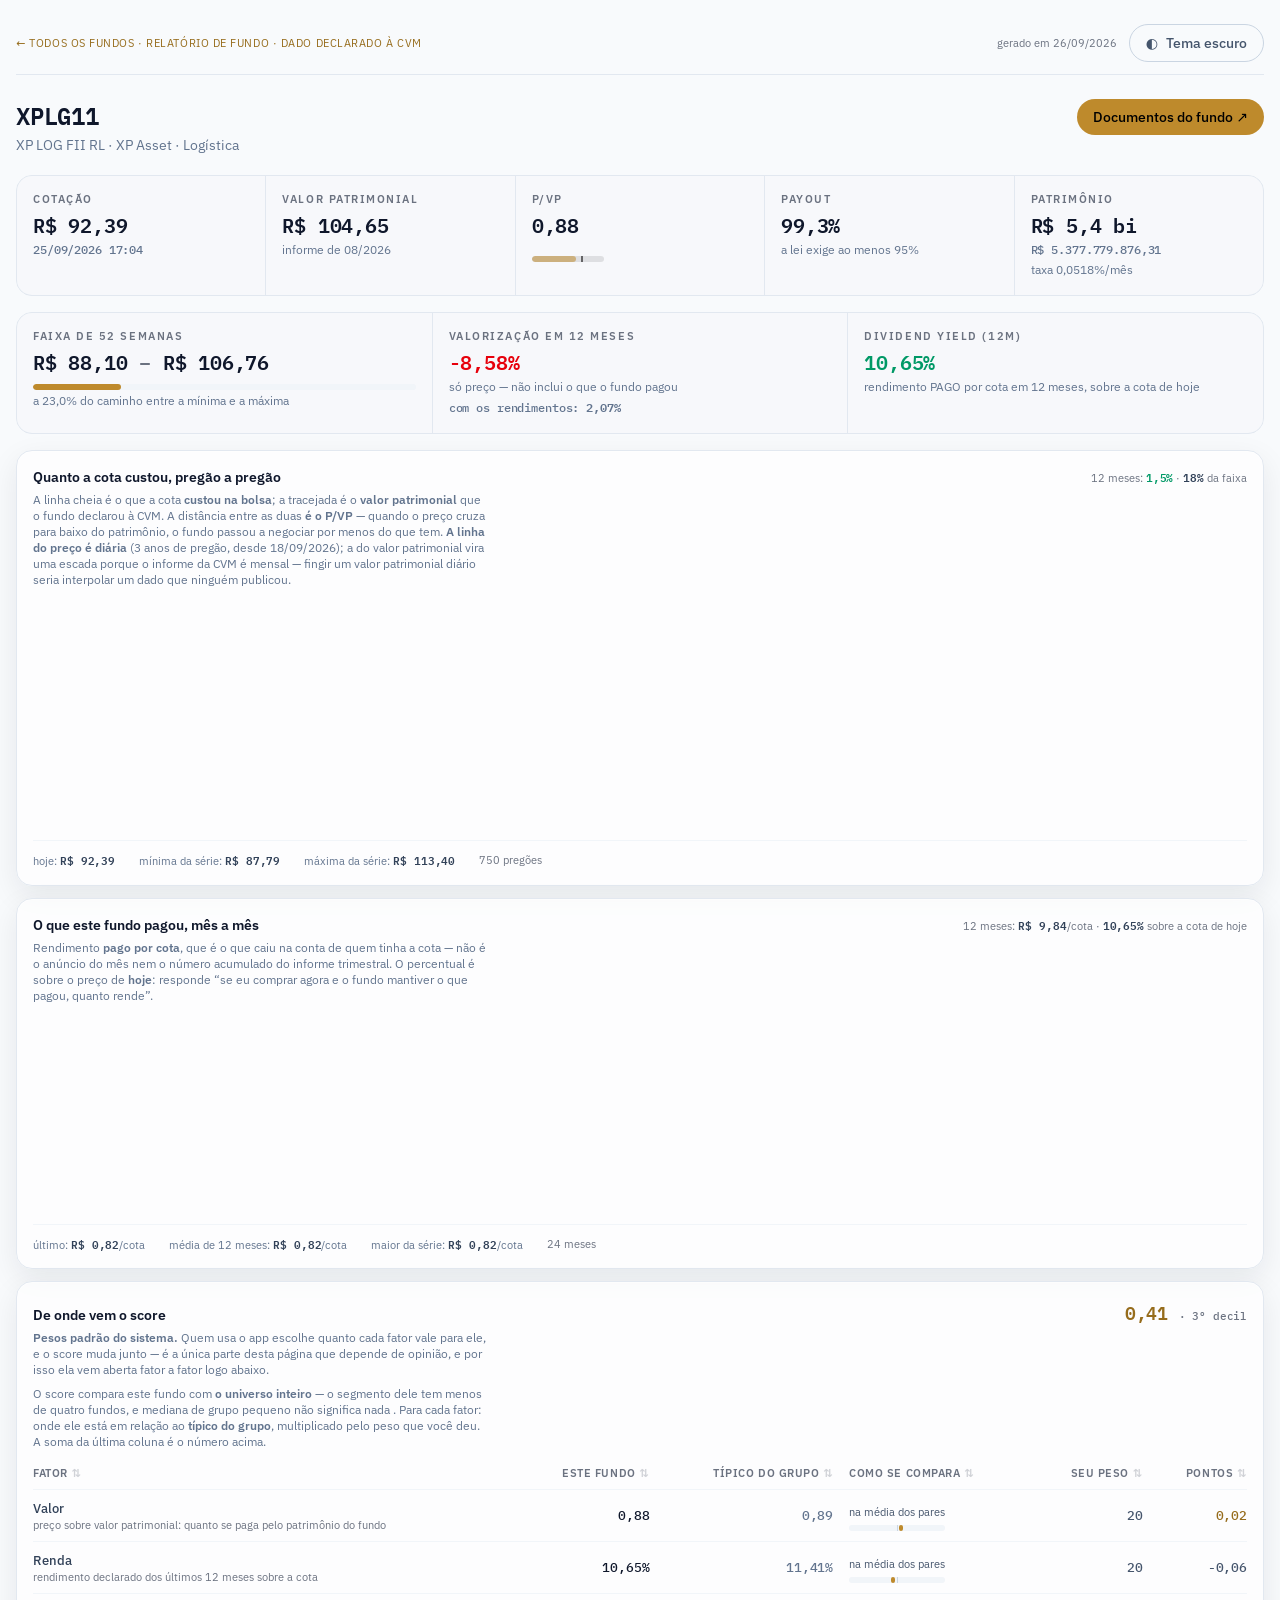
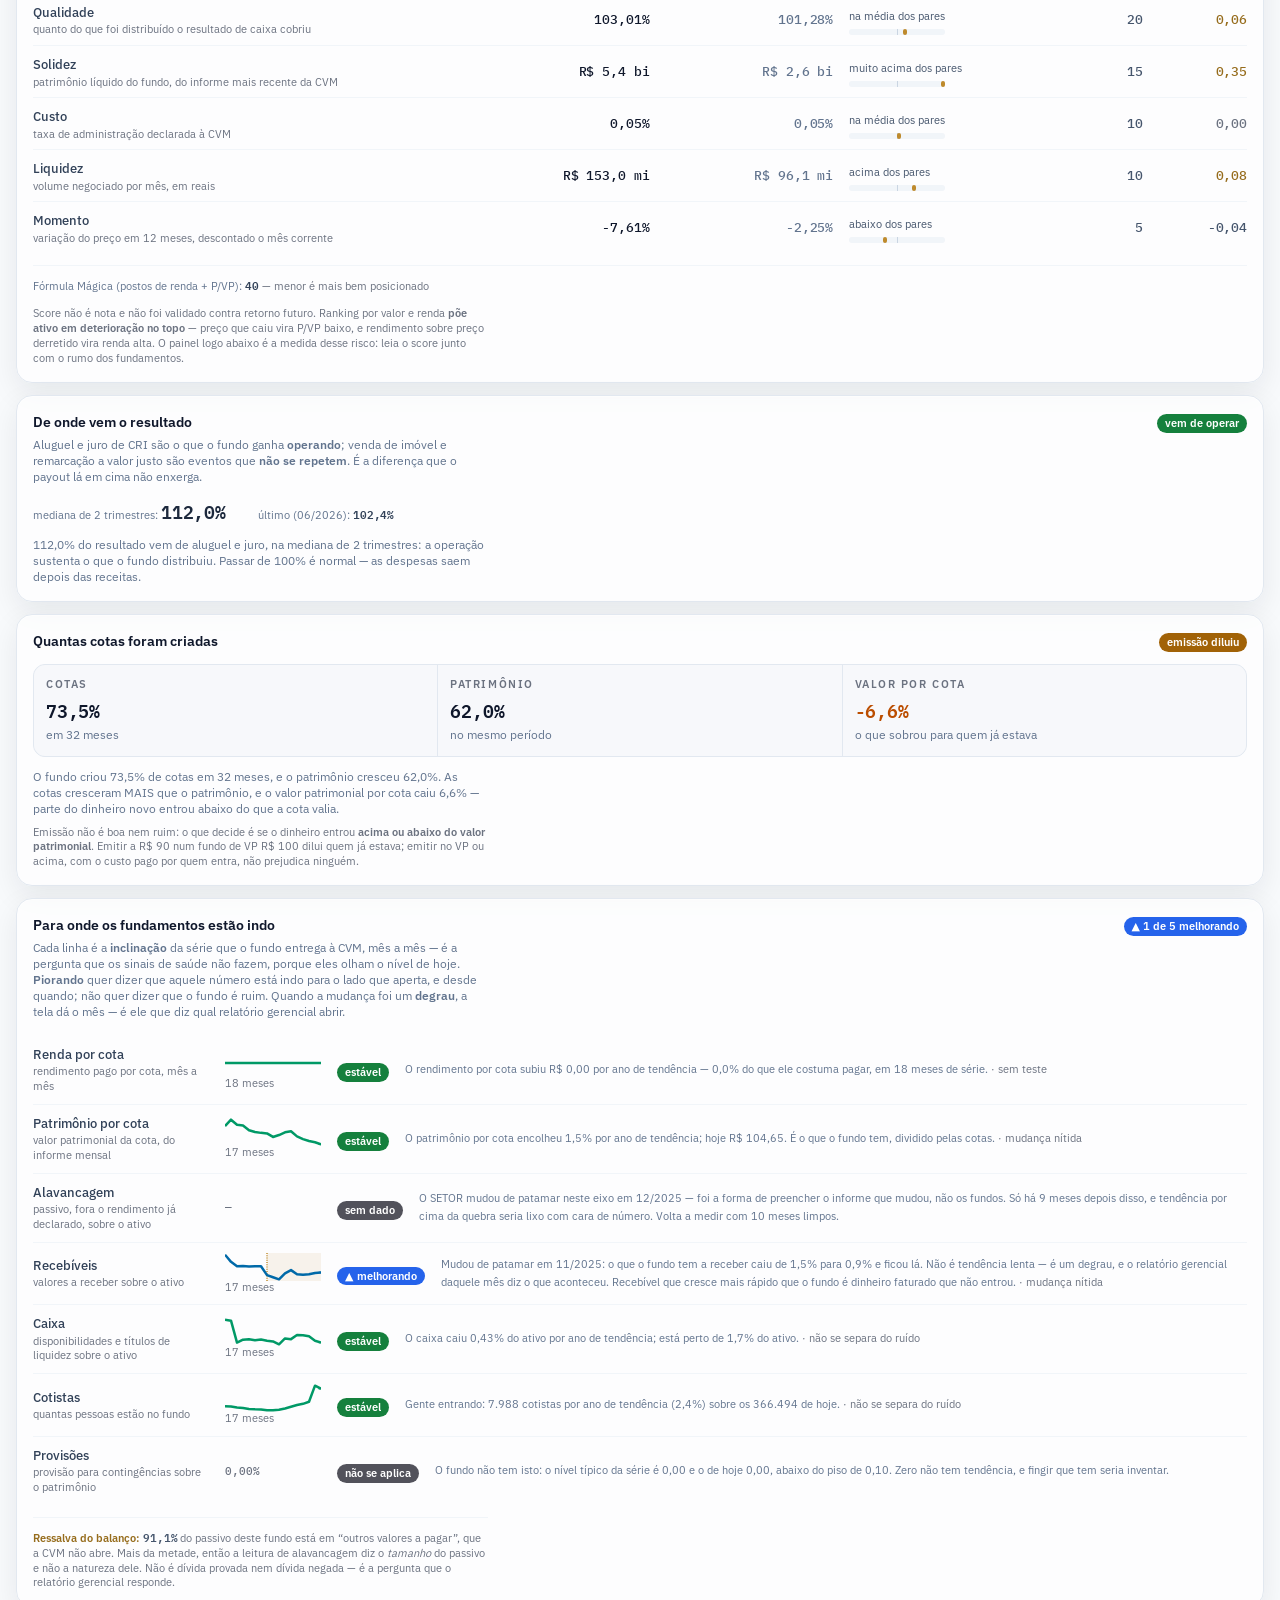
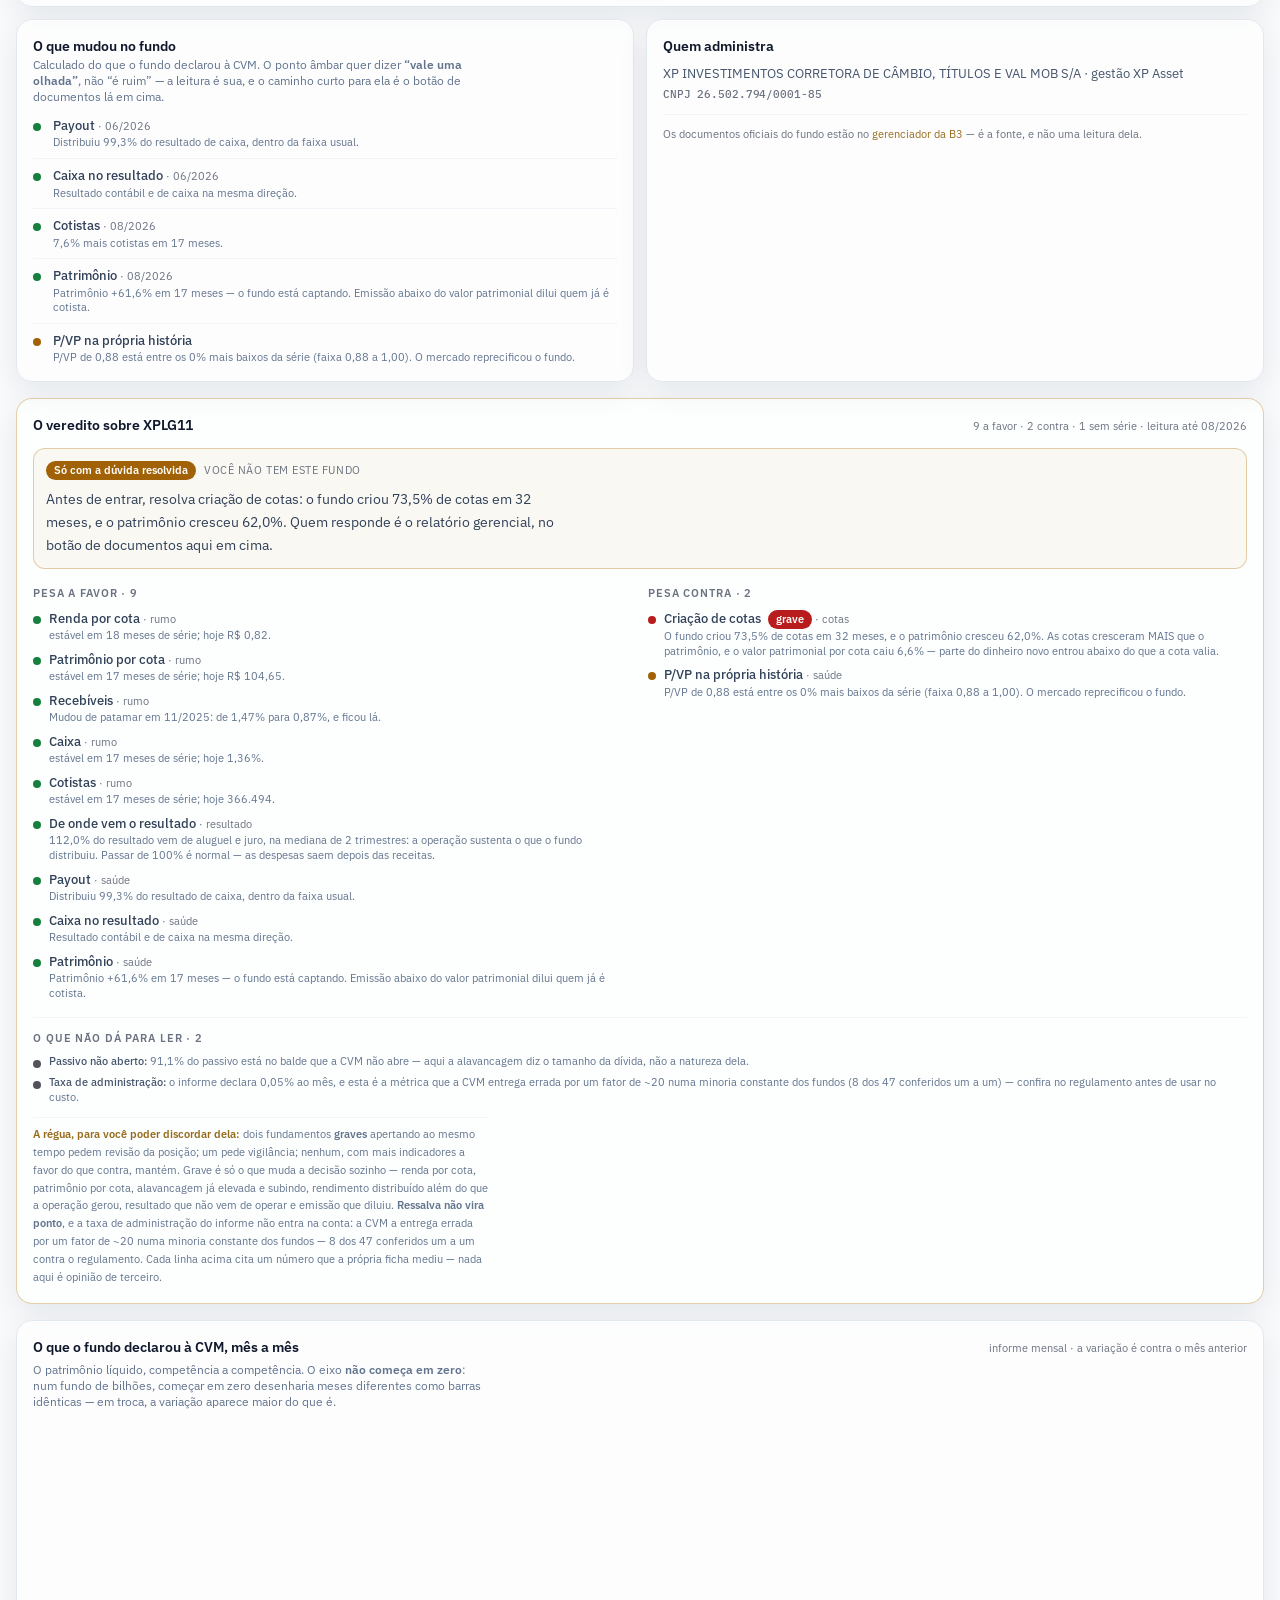
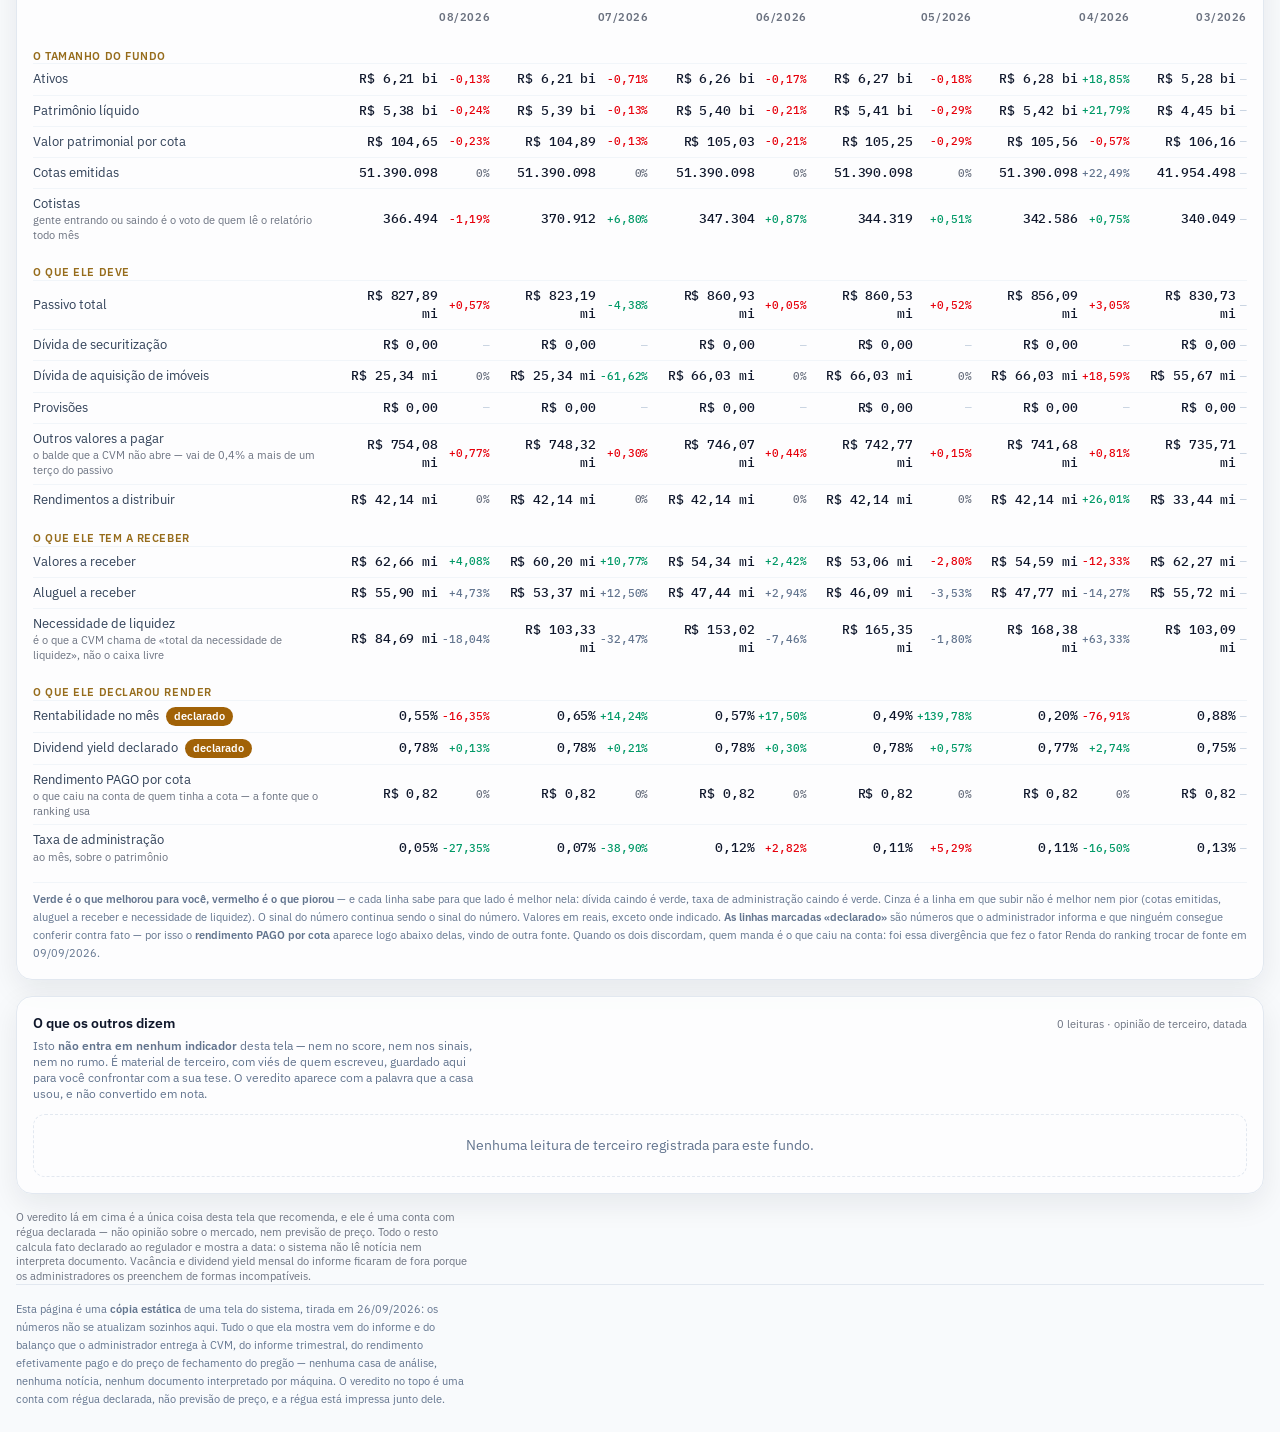
<file: fundo-xplg11.html>
<!doctype html>
<html lang="pt-br" class="">
<head>
  <meta charset="utf-8">
  <meta name="viewport" content="width=device-width, initial-scale=1">
  <title>XPLG11 · relatório do fundo</title>
  <meta name="description" content="XPLG11 — o que o fundo declarou à CVM, mês a mês, com a leitura de cada indicador.">
  
  <link rel="stylesheet" href="assets/app.css">
  
  
<script>
  (function () {
    var gerada = document.documentElement.classList.contains('dark');
    try {
      var salvo = localStorage.getItem('tema');
      var escuro = salvo === 'escuro' ||
        (!salvo && (gerada || window.matchMedia('(prefers-color-scheme: dark)').matches));
      document.documentElement.classList.toggle('dark', escuro);
    } catch (e) {}
    window.alternarTema = function () {
      var escuro = document.documentElement.classList.toggle('dark');
      try { localStorage.setItem('tema', escuro ? 'escuro' : 'claro'); } catch (e) {}
      if (window.Paleta && window.Paleta.repintar) window.Paleta.repintar();
      var rotulo = document.getElementById('rotulo-tema');
      if (rotulo) rotulo.textContent = escuro ? 'Tema claro' : 'Tema escuro';
    };
  })();
</script>

</head>
<body class="bg-slate-50">
  <div class="mx-auto max-w-6xl px-4 py-6">
    <header class="mb-6 flex flex-wrap items-baseline justify-between gap-2 border-b border-slate-200 pb-3 dark:border-white/10">
      <p class="text-rotulo uppercase tracking-wider text-brand-texto">
        <a href="index.html" class="hover:underline">← todos os fundos</a> · 
        Relatório de fundo · dado declarado à CVM
      </p>
      <div class="flex items-center gap-3">
        <span class="text-rotulo text-slate-400">gerado em 26/09/2026</span>
        
<button type="button" onclick="alternarTema()"
        class="btn btn-linha shrink-0"
        aria-label="Alternar entre tema claro e escuro">
  <span aria-hidden="true">◐</span>
  <span id="rotulo-tema" class="ml-1">Tema escuro</span>
</button>
<script>
  // O rótulo nasce dizendo "Tema escuro" para quem abre no claro; se a página já abriu no
  // escuro, ele é corrigido aqui — o script do topo roda antes deste elemento existir.
  (function () {
    var rotulo = document.getElementById('rotulo-tema');
    if (rotulo && document.documentElement.classList.contains('dark')) {
      rotulo.textContent = 'Tema claro';
    }
  })();
</script>

      </div>
    </header>

    



  
  <div class="mb-5 flex flex-wrap items-start justify-between gap-3">
    <div>
      <div class="flex flex-wrap items-baseline gap-3">
        <h1 class="num text-2xl font-semibold text-slate-900">XPLG11</h1>
        
      </div>
      <p class="mt-1 text-sm text-slate-500">
        XP LOG FII RL · XP Asset · Logística
      </p>
    </div>
    <div class="flex shrink-0 items-center gap-2">
      
      
      
        <a href="https://fnet.bmfbovespa.com.br/fnet/publico/abrirGerenciadorDocumentosCVM?cnpjFundo=26502794000185" target="_blank" rel="noopener noreferrer" class="btn btn-ouro">
          Documentos do fundo ↗
        </a>
      
    </div>
  </div>

  
  <div class="mb-4 grid gap-px overflow-hidden rounded-2xl border border-slate-200 bg-slate-200 sm:grid-cols-2 lg:grid-cols-5">
    
    <div class="bg-surface p-4">
      <p class="text-rotulo font-semibold uppercase tracking-[0.14em] text-slate-400">Cotação</p>
      <p class="num mt-1 text-xl font-semibold text-slate-900">
        R$ 92,39
      </p>
      
        <p class="card-legenda num">25/09/2026 17:04</p>
      
    </div>
    <div class="bg-surface p-4">
      <p class="text-rotulo font-semibold uppercase tracking-[0.14em] text-slate-400">Valor patrimonial</p>
      <p class="num mt-1 text-xl font-semibold text-slate-900">
        R$ 104,65
      </p>
      <p class="card-legenda">informe de 08/2026</p>
    </div>
    <div class="bg-surface p-4">
      <p class="text-rotulo font-semibold uppercase tracking-[0.14em] text-slate-400">P/VP</p>
      <p class="num mt-1 text-xl font-semibold text-slate-900">0,88</p>
      
      <p class="mt-1.5">
        


  <span class="barra-pvp" title="preço R$ 92,39 · valor patrimonial R$ 104,65 · P/VP 0,88">
    <span class="barra-pvp-trilha">
      <span class="barra-pvp-preco"
            style="width: 61.6%"></span>
      <span class="barra-pvp-marca" style="left: 70%"></span>
    </span>
  </span>


      </p>
    </div>
    <div class="bg-surface p-4">
      <p class="text-rotulo font-semibold uppercase tracking-[0.14em] text-slate-400">Payout</p>
      <p class="num mt-1 text-xl font-semibold text-slate-900">
        99,3%
      </p>
      <p class="card-legenda">a lei exige ao menos 95%</p>
    </div>
    <div class="bg-surface p-4">
      <p class="text-rotulo font-semibold uppercase tracking-[0.14em] text-slate-400">Patrimônio</p>
      
      <p class="num mt-1 text-xl font-semibold text-slate-900">R$ 5,4 bi</p>
      <p class="card-legenda num">R$ 5.377.779.876,31</p>
      <p class="card-legenda">taxa 0,0518%/mês</p>
    </div>
  </div>

  
  
  <div class="mb-4 grid gap-px overflow-hidden rounded-2xl border border-slate-200 bg-slate-200 sm:grid-cols-2 lg:grid-cols-3">
    <div class="bg-surface p-4">
      <p class="text-rotulo font-semibold uppercase tracking-[0.14em] text-slate-400">Faixa de 52 semanas</p>
      
        <p class="num mt-1 text-xl font-semibold text-slate-900">
          R$ 88,10 <span class="text-slate-400">–</span> R$ 106,76
        </p>
        
          
          <div class="mt-2 h-1.5 w-full overflow-hidden rounded-full bg-slate-100 dark:bg-white/5">
            <div class="h-full rounded-full bg-brand" style="width: 23.0%"></div>
          </div>
          <p class="card-legenda">a 23,0% do caminho entre a mínima e a máxima</p>
        
      
    </div>
    <div class="bg-surface p-4">
      <p class="text-rotulo font-semibold uppercase tracking-[0.14em] text-slate-400">Valorização em 12 meses</p>
      
        <p class="num mt-1 text-xl font-semibold text-red-600">
          -8,58%
        </p>
        <p class="card-legenda">só preço — não inclui o que o fundo pagou</p>
        
          <p class="card-legenda num">com os rendimentos: <strong>2,07%</strong></p>
        
      
    </div>
    <div class="bg-surface p-4">
      <p class="text-rotulo font-semibold uppercase tracking-[0.14em] text-slate-400">Dividend yield (12m)</p>
      
        <p class="num mt-1 text-xl font-semibold text-emerald-600">10,65%</p>
        <p class="card-legenda">rendimento PAGO por cota em 12 meses, sobre a cota de hoje</p>
      
    </div>
  </div>

  
  
  
    <div class="card card-soft mb-3 p-4">
      <div class="mb-1 flex flex-wrap items-baseline justify-between gap-2">
        <h2 class="secao-titulo">Quanto a cota custou, pregão a pregão</h2>
        <span class="text-rotulo text-slate-400">
          
            12 meses: <strong class="num text-emerald-600">1,5%</strong>
          
          
            · <strong class="num text-slate-700">18%</strong> da faixa
          
        </span>
      </div>
      <p class="mb-4 max-w-prose text-xs text-slate-500">
        A linha cheia é o que a cota <strong>custou na bolsa</strong>; a tracejada é o
        <strong>valor patrimonial</strong> que o fundo declarou à CVM. A distância entre as duas
        <strong>é o P/VP</strong> — quando o preço cruza para baixo do patrimônio, o fundo passou a
        negociar por menos do que tem.
        <strong>A linha do preço é diária</strong> (3 anos de pregão, desde 18/09/2026);
        a do valor patrimonial vira uma escada porque o informe da CVM é mensal — fingir
        um valor patrimonial diário seria interpolar um dado que ninguém publicou.
      </p>

      <script id="dados-preco" type="application/json">{"rotulos": ["25/09/23", "26/09/23", "27/09/23", "28/09/23", "29/09/23", "02/10/23", "03/10/23", "04/10/23", "05/10/23", "06/10/23", "09/10/23", "10/10/23", "11/10/23", "13/10/23", "16/10/23", "17/10/23", "18/10/23", "19/10/23", "20/10/23", "23/10/23", "24/10/23", "25/10/23", "26/10/23", "27/10/23", "30/10/23", "31/10/23", "01/11/23", "03/11/23", "06/11/23", "07/11/23", "08/11/23", "09/11/23", "10/11/23", "13/11/23", "14/11/23", "16/11/23", "17/11/23", "20/11/23", "21/11/23", "22/11/23", "23/11/23", "24/11/23", "27/11/23", "28/11/23", "29/11/23", "30/11/23", "01/12/23", "04/12/23", "05/12/23", "06/12/23", "07/12/23", "08/12/23", "11/12/23", "12/12/23", "13/12/23", "14/12/23", "15/12/23", "18/12/23", "19/12/23", "20/12/23", "21/12/23", "22/12/23", "26/12/23", "27/12/23", "28/12/23", "02/01/24", "03/01/24", "04/01/24", "05/01/24", "08/01/24", "09/01/24", "10/01/24", "11/01/24", "12/01/24", "15/01/24", "16/01/24", "17/01/24", "18/01/24", "19/01/24", "22/01/24", "23/01/24", "24/01/24", "25/01/24", "26/01/24", "29/01/24", "30/01/24", "31/01/24", "01/02/24", "02/02/24", "05/02/24", "06/02/24", "07/02/24", "08/02/24", "09/02/24", "14/02/24", "15/02/24", "16/02/24", "19/02/24", "20/02/24", "21/02/24", "22/02/24", "23/02/24", "26/02/24", "27/02/24", "28/02/24", "29/02/24", "01/03/24", "04/03/24", "05/03/24", "06/03/24", "07/03/24", "08/03/24", "11/03/24", "12/03/24", "13/03/24", "14/03/24", "15/03/24", "18/03/24", "19/03/24", "20/03/24", "21/03/24", "22/03/24", "25/03/24", "26/03/24", "27/03/24", "28/03/24", "01/04/24", "02/04/24", "03/04/24", "04/04/24", "05/04/24", "08/04/24", "09/04/24", "10/04/24", "11/04/24", "12/04/24", "15/04/24", "16/04/24", "17/04/24", "18/04/24", "19/04/24", "22/04/24", "23/04/24", "24/04/24", "25/04/24", "26/04/24", "29/04/24", "30/04/24", "02/05/24", "03/05/24", "06/05/24", "07/05/24", "08/05/24", "09/05/24", "10/05/24", "13/05/24", "14/05/24", "15/05/24", "16/05/24", "17/05/24", "20/05/24", "21/05/24", "22/05/24", "23/05/24", "24/05/24", "27/05/24", "28/05/24", "29/05/24", "31/05/24", "03/06/24", "04/06/24", "05/06/24", "06/06/24", "07/06/24", "10/06/24", "11/06/24", "12/06/24", "13/06/24", "14/06/24", "17/06/24", "18/06/24", "19/06/24", "20/06/24", "21/06/24", "24/06/24", "25/06/24", "26/06/24", "27/06/24", "28/06/24", "01/07/24", "02/07/24", "03/07/24", "04/07/24", "05/07/24", "08/07/24", "09/07/24", "10/07/24", "11/07/24", "12/07/24", "15/07/24", "16/07/24", "17/07/24", "18/07/24", "19/07/24", "22/07/24", "23/07/24", "24/07/24", "25/07/24", "26/07/24", "29/07/24", "30/07/24", "31/07/24", "01/08/24", "02/08/24", "05/08/24", "06/08/24", "07/08/24", "08/08/24", "09/08/24", "12/08/24", "13/08/24", "14/08/24", "15/08/24", "16/08/24", "19/08/24", "20/08/24", "21/08/24", "22/08/24", "23/08/24", "26/08/24", "27/08/24", "28/08/24", "29/08/24", "30/08/24", "02/09/24", "03/09/24", "04/09/24", "05/09/24", "06/09/24", "09/09/24", "10/09/24", "11/09/24", "12/09/24", "13/09/24", "16/09/24", "17/09/24", "18/09/24", "19/09/24", "20/09/24", "23/09/24", "24/09/24", "25/09/24", "26/09/24", "27/09/24", "30/09/24", "01/10/24", "02/10/24", "03/10/24", "04/10/24", "07/10/24", "08/10/24", "09/10/24", "10/10/24", "11/10/24", "14/10/24", "15/10/24", "16/10/24", "17/10/24", "18/10/24", "21/10/24", "22/10/24", "23/10/24", "24/10/24", "25/10/24", "28/10/24", "29/10/24", "30/10/24", "31/10/24", "01/11/24", "04/11/24", "05/11/24", "06/11/24", "07/11/24", "08/11/24", "11/11/24", "12/11/24", "13/11/24", "14/11/24", "18/11/24", "19/11/24", "21/11/24", "22/11/24", "25/11/24", "26/11/24", "27/11/24", "28/11/24", "29/11/24", "02/12/24", "03/12/24", "04/12/24", "05/12/24", "06/12/24", "09/12/24", "10/12/24", "11/12/24", "12/12/24", "13/12/24", "16/12/24", "17/12/24", "18/12/24", "19/12/24", "20/12/24", "23/12/24", "26/12/24", "27/12/24", "30/12/24", "02/01/25", "03/01/25", "06/01/25", "07/01/25", "08/01/25", "09/01/25", "10/01/25", "13/01/25", "14/01/25", "15/01/25", "16/01/25", "17/01/25", "20/01/25", "21/01/25", "22/01/25", "23/01/25", "24/01/25", "27/01/25", "28/01/25", "29/01/25", "30/01/25", "31/01/25", "03/02/25", "04/02/25", "05/02/25", "06/02/25", "07/02/25", "10/02/25", "11/02/25", "12/02/25", "13/02/25", "14/02/25", "17/02/25", "18/02/25", "19/02/25", "20/02/25", "21/02/25", "24/02/25", "25/02/25", "26/02/25", "27/02/25", "28/02/25", "05/03/25", "06/03/25", "07/03/25", "10/03/25", "11/03/25", "12/03/25", "13/03/25", "14/03/25", "17/03/25", "18/03/25", "19/03/25", "20/03/25", "21/03/25", "24/03/25", "25/03/25", "26/03/25", "27/03/25", "28/03/25", "31/03/25", "01/04/25", "02/04/25", "03/04/25", "04/04/25", "07/04/25", "08/04/25", "09/04/25", "10/04/25", "11/04/25", "14/04/25", "15/04/25", "16/04/25", "17/04/25", "22/04/25", "23/04/25", "24/04/25", "25/04/25", "28/04/25", "29/04/25", "30/04/25", "02/05/25", "05/05/25", "06/05/25", "07/05/25", "08/05/25", "09/05/25", "12/05/25", "13/05/25", "14/05/25", "15/05/25", "16/05/25", "19/05/25", "20/05/25", "21/05/25", "22/05/25", "23/05/25", "26/05/25", "27/05/25", "28/05/25", "29/05/25", "30/05/25", "02/06/25", "03/06/25", "04/06/25", "05/06/25", "06/06/25", "09/06/25", "10/06/25", "11/06/25", "12/06/25", "13/06/25", "16/06/25", "17/06/25", "18/06/25", "20/06/25", "23/06/25", "24/06/25", "25/06/25", "26/06/25", "27/06/25", "30/06/25", "01/07/25", "02/07/25", "03/07/25", "04/07/25", "07/07/25", "08/07/25", "09/07/25", "10/07/25", "11/07/25", "14/07/25", "15/07/25", "16/07/25", "17/07/25", "18/07/25", "21/07/25", "22/07/25", "23/07/25", "24/07/25", "25/07/25", "28/07/25", "29/07/25", "30/07/25", "31/07/25", "01/08/25", "04/08/25", "05/08/25", "06/08/25", "07/08/25", "08/08/25", "11/08/25", "12/08/25", "13/08/25", "14/08/25", "15/08/25", "18/08/25", "19/08/25", "20/08/25", "21/08/25", "22/08/25", "25/08/25", "26/08/25", "27/08/25", "28/08/25", "29/08/25", "01/09/25", "02/09/25", "03/09/25", "04/09/25", "05/09/25", "08/09/25", "09/09/25", "10/09/25", "11/09/25", "12/09/25", "15/09/25", "16/09/25", "17/09/25", "18/09/25", "19/09/25", "22/09/25", "23/09/25", "24/09/25", "25/09/25", "26/09/25", "29/09/25", "30/09/25", "01/10/25", "02/10/25", "03/10/25", "06/10/25", "07/10/25", "08/10/25", "09/10/25", "10/10/25", "13/10/25", "14/10/25", "15/10/25", "16/10/25", "17/10/25", "20/10/25", "21/10/25", "22/10/25", "23/10/25", "24/10/25", "27/10/25", "28/10/25", "29/10/25", "30/10/25", "31/10/25", "03/11/25", "04/11/25", "05/11/25", "06/11/25", "07/11/25", "10/11/25", "11/11/25", "12/11/25", "13/11/25", "14/11/25", "17/11/25", "18/11/25", "19/11/25", "21/11/25", "24/11/25", "25/11/25", "26/11/25", "27/11/25", "28/11/25", "01/12/25", "02/12/25", "03/12/25", "04/12/25", "05/12/25", "08/12/25", "09/12/25", "10/12/25", "11/12/25", "12/12/25", "15/12/25", "16/12/25", "17/12/25", "18/12/25", "19/12/25", "22/12/25", "23/12/25", "26/12/25", "29/12/25", "30/12/25", "02/01/26", "05/01/26", "06/01/26", "07/01/26", "08/01/26", "09/01/26", "12/01/26", "13/01/26", "14/01/26", "15/01/26", "16/01/26", "19/01/26", "20/01/26", "21/01/26", "22/01/26", "23/01/26", "26/01/26", "27/01/26", "28/01/26", "29/01/26", "30/01/26", "02/02/26", "03/02/26", "04/02/26", "05/02/26", "06/02/26", "09/02/26", "10/02/26", "11/02/26", "12/02/26", "13/02/26", "18/02/26", "19/02/26", "20/02/26", "23/02/26", "24/02/26", "25/02/26", "26/02/26", "27/02/26", "02/03/26", "03/03/26", "04/03/26", "05/03/26", "06/03/26", "09/03/26", "10/03/26", "11/03/26", "12/03/26", "13/03/26", "16/03/26", "17/03/26", "18/03/26", "19/03/26", "20/03/26", "23/03/26", "24/03/26", "25/03/26", "26/03/26", "27/03/26", "30/03/26", "31/03/26", "01/04/26", "02/04/26", "06/04/26", "07/04/26", "08/04/26", "09/04/26", "10/04/26", "13/04/26", "14/04/26", "15/04/26", "16/04/26", "17/04/26", "20/04/26", "22/04/26", "23/04/26", "24/04/26", "27/04/26", "28/04/26", "29/04/26", "30/04/26", "04/05/26", "05/05/26", "06/05/26", "07/05/26", "08/05/26", "11/05/26", "12/05/26", "13/05/26", "14/05/26", "15/05/26", "18/05/26", "19/05/26", "20/05/26", "21/05/26", "22/05/26", "25/05/26", "26/05/26", "27/05/26", "28/05/26", "29/05/26", "01/06/26", "02/06/26", "03/06/26", "05/06/26", "08/06/26", "09/06/26", "10/06/26", "11/06/26", "12/06/26", "15/06/26", "16/06/26", "17/06/26", "18/06/26", "19/06/26", "22/06/26", "23/06/26", "24/06/26", "25/06/26", "26/06/26", "29/06/26", "30/06/26", "01/07/26", "02/07/26", "03/07/26", "06/07/26", "07/07/26", "08/07/26", "09/07/26", "10/07/26", "13/07/26", "14/07/26", "15/07/26", "16/07/26", "17/07/26", "20/07/26", "21/07/26", "22/07/26", "23/07/26", "24/07/26", "27/07/26", "28/07/26", "29/07/26", "30/07/26", "31/07/26", "03/08/26", "04/08/26", "05/08/26", "06/08/26", "07/08/26", "10/08/26", "11/08/26", "12/08/26", "13/08/26", "14/08/26", "17/08/26", "18/08/26", "19/08/26", "20/08/26", "21/08/26", "24/08/26", "25/08/26", "26/08/26", "27/08/26", "28/08/26", "31/08/26", "01/09/26", "02/09/26", "03/09/26", "04/09/26", "08/09/26", "09/09/26", "10/09/26", "11/09/26", "14/09/26", "15/09/26", "16/09/26", "17/09/26", "18/09/26", "21/09/26", "22/09/26", "23/09/26", "24/09/26", "25/09/26"], "precos": [113.12, 112.7, 112.96, 113.28, 113.4, 112.5, 112.88, 112.96, 113.0, 112.4, 112.2, 112.42, 112.25, 112.47, 112.01, 111.99, 111.5, 110.54, 109.9, 109.59, 107.81, 107.32, 106.72, 107.51, 108.51, 108.95, 108.15, 108.45, 108.15, 109.0, 108.99, 108.9, 107.87, 107.95, 108.0, 108.15, 108.48, 107.71, 107.0, 107.0, 107.02, 106.31, 106.33, 107.28, 107.81, 107.53, 106.22, 105.21, 106.65, 106.28, 105.81, 106.27, 106.41, 106.3, 106.25, 106.17, 102.69, 105.5, 105.98, 106.05, 106.37, 107.3, 107.8, 108.87, 108.9, 108.83, 109.0, 109.24, 109.92, 109.99, 109.9, 109.9, 109.89, 109.74, 111.29, 110.99, 110.0, 110.0, 110.0, 110.0, 110.14, 110.0, 109.85, 109.9, 110.12, 109.5, 109.37, 107.82, 107.95, 108.0, 108.42, 108.26, 108.5, 108.72, 108.9, 109.72, 109.9, 111.3, 111.71, 112.0, 111.52, 111.5, 111.17, 110.0, 110.0, 111.78, 110.0, 111.19, 111.93, 111.79, 111.9, 111.83, 111.0, 111.0, 111.0, 110.66, 107.31, 109.26, 109.5, 110.05, 110.07, 110.05, 110.0, 109.5, 109.95, 110.27, 109.0, 109.49, 109.0, 108.8, 108.8, 109.07, 109.37, 109.39, 109.01, 108.58, 107.54, 107.0, 106.85, 106.3, 106.18, 106.09, 106.0, 104.8, 104.75, 104.75, 104.7, 104.74, 104.97, 104.95, 104.51, 104.8, 104.94, 104.82, 104.98, 103.77, 103.6, 104.25, 104.23, 104.72, 104.69, 104.46, 104.29, 103.88, 103.9, 103.6, 103.95, 103.2, 104.85, 103.09, 103.88, 103.54, 103.69, 103.71, 103.3, 103.35, 102.38, 101.55, 102.67, 102.54, 102.55, 102.33, 101.4, 97.01, 97.3, 98.37, 99.32, 99.78, 99.88, 99.1, 98.29, 98.75, 100.4, 101.5, 102.81, 102.95, 103.0, 103.3, 103.48, 103.47, 103.35, 103.59, 103.06, 104.15, 104.2, 104.15, 104.15, 103.51, 103.62, 103.0, 103.05, 103.91, 102.12, 102.06, 101.98, 101.21, 101.1, 101.0, 102.03, 102.3, 102.12, 102.33, 103.33, 103.6, 103.5, 103.21, 103.0, 102.74, 103.1, 103.08, 103.08, 103.0, 103.25, 103.24, 102.5, 102.1, 102.2, 102.04, 102.03, 101.76, 101.5, 101.96, 101.84, 101.97, 101.55, 101.38, 101.02, 101.19, 101.9, 99.48, 99.94, 99.99, 100.62, 100.5, 100.54, 99.35, 99.99, 99.31, 99.5, 100.2, 99.84, 98.2, 97.18, 96.66, 96.8, 97.0, 97.22, 97.74, 97.84, 96.8, 97.2, 95.76, 95.59, 95.43, 97.01, 96.0, 97.4, 96.95, 97.05, 96.5, 97.02, 96.0, 96.0, 97.0, 96.4, 95.77, 95.57, 96.8, 95.76, 96.25, 95.24, 95.71, 95.5, 95.57, 94.77, 94.54, 94.0, 90.28, 89.15, 88.59, 87.92, 91.44, 91.2, 89.85, 89.45, 90.13, 90.36, 91.01, 89.33, 88.3, 87.79, 90.0, 94.02, 93.68, 94.02, 94.1, 91.83, 93.21, 92.17, 92.7, 91.7, 91.66, 92.2, 91.5, 91.25, 92.11, 92.42, 90.96, 91.5, 90.9, 91.0, 90.8, 91.14, 91.11, 90.0, 89.1, 90.0, 91.15, 90.0, 91.82, 89.94, 89.64, 91.0, 89.55, 90.0, 90.31, 90.16, 90.24, 92.27, 93.18, 93.77, 94.19, 96.26, 95.52, 95.52, 93.3, 93.06, 91.85, 91.6, 91.61, 92.0, 92.18, 92.24, 92.7, 92.79, 92.93, 94.0, 95.25, 95.23, 95.16, 94.2, 94.24, 94.5, 94.82, 95.8, 97.08, 97.8, 96.85, 96.21, 96.2, 94.8, 94.65, 93.8, 93.75, 93.67, 93.95, 94.64, 95.98, 97.03, 97.67, 99.5, 99.5, 99.44, 102.95, 102.7, 102.1, 101.2, 100.13, 98.75, 97.5, 96.95, 96.94, 98.93, 97.65, 97.65, 97.0, 98.04, 98.59, 98.84, 99.0, 99.29, 99.99, 100.01, 99.97, 99.99, 99.7, 100.6, 101.65, 99.32, 99.51, 99.46, 99.01, 98.81, 97.69, 97.3, 97.93, 97.33, 98.54, 98.44, 97.7, 98.1, 97.31, 97.79, 97.96, 98.43, 99.7, 100.0, 99.49, 99.04, 99.1, 99.67, 100.52, 100.35, 100.22, 100.08, 100.08, 100.14, 99.53, 99.53, 99.85, 99.78, 99.79, 98.51, 98.8, 98.01, 98.12, 99.0, 98.22, 97.7, 96.92, 98.97, 97.55, 95.3, 95.3, 95.48, 95.5, 96.3, 96.32, 96.62, 97.55, 97.7, 96.91, 97.0, 97.16, 97.16, 97.98, 97.79, 97.6, 98.5, 98.68, 98.16, 99.3, 98.5, 97.15, 97.15, 97.13, 97.64, 97.41, 97.6, 97.85, 98.02, 98.66, 100.29, 100.69, 100.9, 100.64, 101.42, 101.0, 101.05, 100.92, 100.75, 100.8, 101.07, 101.06, 100.47, 99.86, 100.33, 99.85, 100.17, 99.7, 100.2, 100.87, 100.25, 101.05, 100.74, 101.07, 101.66, 101.05, 101.13, 101.38, 101.5, 101.57, 101.3, 101.35, 100.8, 100.89, 101.89, 100.38, 100.31, 99.89, 100.54, 100.96, 101.01, 100.6, 101.22, 101.1, 102.5, 102.3, 102.58, 102.98, 104.11, 103.13, 103.73, 103.15, 104.13, 104.46, 103.47, 103.64, 103.68, 103.7, 103.82, 103.21, 103.31, 103.55, 103.0, 103.13, 102.8, 102.88, 103.13, 104.0, 104.91, 104.93, 105.18, 105.45, 105.88, 105.82, 104.72, 104.15, 104.1, 103.89, 103.76, 103.7, 103.7, 103.73, 103.85, 103.45, 103.3, 103.27, 103.17, 102.54, 102.25, 102.55, 102.7, 102.48, 102.8, 102.7, 103.99, 103.4, 103.21, 103.33, 103.31, 103.2, 102.89, 102.02, 102.59, 102.09, 102.18, 102.2, 101.89, 102.18, 101.85, 102.0, 102.0, 102.07, 103.12, 102.02, 101.53, 101.87, 102.21, 102.78, 102.21, 102.15, 102.13, 101.93, 102.03, 101.67, 101.71, 101.66, 101.4, 101.75, 100.92, 101.14, 101.0, 100.97, 101.0, 101.14, 100.59, 100.12, 100.59, 100.09, 99.92, 100.05, 100.01, 100.04, 99.8, 100.0, 100.44, 100.5, 101.68, 101.71, 101.44, 101.0, 101.1, 100.89, 100.94, 100.64, 100.75, 100.09, 99.81, 100.09, 99.92, 99.97, 99.27, 99.18, 98.8, 99.15, 99.2, 98.71, 98.23, 98.01, 97.49, 97.47, 97.6, 97.3, 97.17, 96.8, 97.0, 95.9, 94.8, 93.87, 94.28, 93.55, 93.55, 91.4, 92.06, 92.2, 92.95, 92.6, 91.78, 91.5, 89.05, 90.19, 90.15, 90.22, 90.69, 91.94, 92.0, 93.79, 92.44, 92.43, 92.32, 92.32, 91.96, 91.19, 91.76, 91.55, 90.18, 90.2, 91.7, 91.39, 91.28, 90.8, 91.0, 90.68, 89.94, 91.43, 91.41, 91.83, 91.75, 92.05, 92.9, 91.1, 91.42, 91.11, 90.83, 91.96, 91.0, 89.91, 90.02, 89.8, 89.5, 88.45, 88.93, 89.5, 88.82, 90.0, 89.6, 90.84, 90.6, 90.64, 91.28, 91.74, 91.15, 90.77, 90.75, 90.7, 91.4, 91.0, 91.57, 91.65, 91.2, 91.6, 91.5, 92.0, 92.99, 92.52, 92.36, 92.0, 92.77, 92.39], "patrimoniais": [null, null, null, null, null, null, null, null, null, null, null, null, null, null, null, null, null, null, null, null, null, null, null, null, null, null, null, null, null, null, null, null, null, null, null, null, null, null, null, null, null, null, null, null, null, null, null, null, null, null, null, null, null, null, null, null, null, null, null, null, null, null, null, null, null, 112.09, 112.09, 112.09, 112.09, 112.09, 112.09, 112.09, 112.09, 112.09, 112.09, 112.09, 112.09, 112.09, 112.09, 112.09, 112.09, 112.09, 112.09, 112.09, 112.09, 112.09, 112.09, 111.84, 111.84, 111.84, 111.84, 111.84, 111.84, 111.84, 111.84, 111.84, 111.84, 111.84, 111.84, 111.84, 111.84, 111.84, 111.84, 111.84, 111.84, 111.84, 111.63, 111.63, 111.63, 111.63, 111.63, 111.63, 111.63, 111.63, 111.63, 111.63, 111.63, 111.63, 111.63, 111.63, 111.63, 111.63, 111.63, 111.63, 111.63, 111.63, 111.54, 111.54, 111.54, 111.54, 111.54, 111.54, 111.54, 111.54, 111.54, 111.54, 111.54, 111.54, 111.54, 111.54, 111.54, 111.54, 111.54, 111.54, 111.54, 111.54, 111.54, 111.54, 111.89, 111.89, 111.89, 111.89, 111.89, 111.89, 111.89, 111.89, 111.89, 111.89, 111.89, 111.89, 111.89, 111.89, 111.89, 111.89, 111.89, 111.89, 111.89, 111.89, 111.89, 112.78, 112.78, 112.78, 112.78, 112.78, 112.78, 112.78, 112.78, 112.78, 112.78, 112.78, 112.78, 112.78, 112.78, 112.78, 112.78, 112.78, 112.78, 112.78, 112.78, 112.93, 112.93, 112.93, 112.93, 112.93, 112.93, 112.93, 112.93, 112.93, 112.93, 112.93, 112.93, 112.93, 112.93, 112.93, 112.93, 112.93, 112.93, 112.93, 112.93, 112.93, 112.93, 112.93, 112.54, 112.54, 112.54, 112.54, 112.54, 112.54, 112.54, 112.54, 112.54, 112.54, 112.54, 112.54, 112.54, 112.54, 112.54, 112.54, 112.54, 112.54, 112.54, 112.54, 112.54, 112.54, 112.47, 112.47, 112.47, 112.47, 112.47, 112.47, 112.47, 112.47, 112.47, 112.47, 112.47, 112.47, 112.47, 112.47, 112.47, 112.47, 112.47, 112.47, 112.47, 112.47, 112.47, 112.25, 112.25, 112.25, 112.25, 112.25, 112.25, 112.25, 112.25, 112.25, 112.25, 112.25, 112.25, 112.25, 112.25, 112.25, 112.25, 112.25, 112.25, 112.25, 112.25, 112.25, 112.25, 112.25, 112.12, 112.12, 112.12, 112.12, 112.12, 112.12, 112.12, 112.12, 112.12, 112.12, 112.12, 112.12, 112.12, 112.12, 112.12, 112.12, 112.12, 112.12, 112.12, 108.93, 108.93, 108.93, 108.93, 108.93, 108.93, 108.93, 108.93, 108.93, 108.93, 108.93, 108.93, 108.93, 108.93, 108.93, 108.93, 108.93, 108.93, 108.93, 107.15, 107.15, 107.15, 107.15, 107.15, 107.15, 107.15, 107.15, 107.15, 107.15, 107.15, 107.15, 107.15, 107.15, 107.15, 107.15, 107.15, 107.15, 107.15, 107.15, 107.15, 107.15, 106.92, 106.92, 106.92, 106.92, 106.92, 106.92, 106.92, 106.92, 106.92, 106.92, 106.92, 106.92, 106.92, 106.92, 106.92, 106.92, 106.92, 106.92, 106.92, 106.92, 106.77, 106.77, 106.77, 106.77, 106.77, 106.77, 106.77, 106.77, 106.77, 106.77, 106.77, 106.77, 106.77, 106.77, 106.77, 106.77, 106.77, 106.77, 106.77, 106.75, 106.75, 106.75, 106.75, 106.75, 106.75, 106.75, 106.75, 106.75, 106.75, 106.75, 106.75, 106.75, 106.75, 106.75, 106.75, 106.75, 106.75, 106.75, 106.75, 107.49, 107.49, 107.49, 107.49, 107.49, 107.49, 107.49, 107.49, 107.49, 107.49, 107.49, 107.49, 107.49, 107.49, 107.49, 107.49, 107.49, 107.49, 107.49, 107.49, 107.49, 106.9, 106.9, 106.9, 106.9, 106.9, 106.9, 106.9, 106.9, 106.9, 106.9, 106.9, 106.9, 106.9, 106.9, 106.9, 106.9, 106.9, 106.9, 106.9, 106.9, 106.83, 106.83, 106.83, 106.83, 106.83, 106.83, 106.83, 106.83, 106.83, 106.83, 106.83, 106.83, 106.83, 106.83, 106.83, 106.83, 106.83, 106.83, 106.83, 106.83, 106.83, 106.83, 106.83, 106.27, 106.27, 106.27, 106.27, 106.27, 106.27, 106.27, 106.27, 106.27, 106.27, 106.27, 106.27, 106.27, 106.27, 106.27, 106.27, 106.27, 106.27, 106.27, 106.27, 106.27, 106.07, 106.07, 106.07, 106.07, 106.07, 106.07, 106.07, 106.07, 106.07, 106.07, 106.07, 106.07, 106.07, 106.07, 106.07, 106.07, 106.07, 106.07, 106.07, 106.07, 106.07, 106.07, 105.97, 105.97, 105.97, 105.97, 105.97, 105.97, 105.97, 105.97, 105.97, 105.97, 105.97, 105.97, 105.97, 105.97, 105.97, 105.97, 105.97, 105.97, 105.97, 105.97, 105.97, 105.97, 105.97, 105.91, 105.91, 105.91, 105.91, 105.91, 105.91, 105.91, 105.91, 105.91, 105.91, 105.91, 105.91, 105.91, 105.91, 105.91, 105.91, 105.91, 105.91, 105.91, 105.5, 105.5, 105.5, 105.5, 105.5, 105.5, 105.5, 105.5, 105.5, 105.5, 105.5, 105.5, 105.5, 105.5, 105.5, 105.5, 105.5, 105.5, 105.5, 105.5, 105.72, 105.72, 105.72, 105.72, 105.72, 105.72, 105.72, 105.72, 105.72, 105.72, 105.72, 105.72, 105.72, 105.72, 105.72, 105.72, 105.72, 105.72, 105.72, 105.72, 105.72, 106.03, 106.03, 106.03, 106.03, 106.03, 106.03, 106.03, 106.03, 106.03, 106.03, 106.03, 106.03, 106.03, 106.03, 106.03, 106.03, 106.03, 106.03, 106.16, 106.16, 106.16, 106.16, 106.16, 106.16, 106.16, 106.16, 106.16, 106.16, 106.16, 106.16, 106.16, 106.16, 106.16, 106.16, 106.16, 106.16, 106.16, 106.16, 106.16, 106.16, 105.56, 105.56, 105.56, 105.56, 105.56, 105.56, 105.56, 105.56, 105.56, 105.56, 105.56, 105.56, 105.56, 105.56, 105.56, 105.56, 105.56, 105.56, 105.56, 105.56, 105.25, 105.25, 105.25, 105.25, 105.25, 105.25, 105.25, 105.25, 105.25, 105.25, 105.25, 105.25, 105.25, 105.25, 105.25, 105.25, 105.25, 105.25, 105.25, 105.25, 105.03, 105.03, 105.03, 105.03, 105.03, 105.03, 105.03, 105.03, 105.03, 105.03, 105.03, 105.03, 105.03, 105.03, 105.03, 105.03, 105.03, 105.03, 105.03, 105.03, 105.03, 104.89, 104.89, 104.89, 104.89, 104.89, 104.89, 104.89, 104.89, 104.89, 104.89, 104.89, 104.89, 104.89, 104.89, 104.89, 104.89, 104.89, 104.89, 104.89, 104.89, 104.89, 104.89, 104.89, 104.65, 104.65, 104.65, 104.65, 104.65, 104.65, 104.65, 104.65, 104.65, 104.65, 104.65, 104.65, 104.65, 104.65, 104.65, 104.65, 104.65, 104.65, 104.65, 104.65, 104.65, null, null, null, null, null, null, null, null, null, null, null, null, null, null, null, null, null, null]}</script>
      <div class="h-56"><canvas id="grafico-preco" aria-label="Preço da cota pregão a pregão e valor patrimonial mês a mês"></canvas></div>

      <div class="mt-3 flex flex-wrap gap-x-6 gap-y-1 border-t border-slate-100 pt-3 text-rotulo text-slate-500 dark:border-white/10">
        <span>hoje: <strong class="num text-slate-700">R$ 92,39</strong></span>
        <span>mínima da série: <strong class="num text-slate-700">R$ 87,79</strong></span>
        <span>máxima da série: <strong class="num text-slate-700">R$ 113,40</strong></span>
        <span class="text-slate-400">750 pregões</span>
      </div>
    </div>
  

  
  
    <div class="card card-soft mb-3 p-4">
      <div class="mb-1 flex flex-wrap items-baseline justify-between gap-2">
        <h2 class="secao-titulo">O que este fundo pagou, mês a mês</h2>
        
          <span class="text-rotulo text-slate-400">
            12 meses: <strong class="num text-slate-700">R$ 9,84</strong>/cota
            · <strong class="num text-slate-700">10,65%</strong> sobre a cota de hoje
          </span>
        
      </div>
      <p class="mb-4 max-w-prose text-xs text-slate-500">
        Rendimento <strong>pago por cota</strong>, que é o que caiu na conta de quem tinha a
        cota — não é o anúncio do mês nem o número acumulado do informe trimestral. O
        percentual é sobre o preço de <strong>hoje</strong>: responde “se eu comprar agora e o
        fundo mantiver o que pagou, quanto rende”.
      </p>

      <script id="dados-proventos" type="application/json">{"rotulos": ["10/24", "11/24", "12/24", "01/25", "02/25", "03/25", "04/25", "05/25", "06/25", "07/25", "08/25", "09/25", "10/25", "11/25", "12/25", "01/26", "02/26", "03/26", "04/26", "05/26", "06/26", "07/26", "08/26", "09/26"], "valores": [0.78, 0.78, 0.78, 0.78, 0.82, 0.82, 0.82, 0.82, 0.82, 0.82, 0.82, 0.82, 0.82, 0.82, 0.82, 0.82, 0.82, 0.82, 0.82, 0.82, 0.82, 0.82, 0.82, 0.82]}</script>
      <div class="h-48"><canvas id="grafico-proventos" aria-label="Rendimento pago por cota, mês a mês"></canvas></div>

      <div class="mt-3 flex flex-wrap gap-x-6 gap-y-1 border-t border-slate-100 pt-3 text-rotulo text-slate-500 dark:border-white/10">
        <span>último: <strong class="num text-slate-700">R$ 0,82</strong>/cota</span>
        <span>média de 12 meses: <strong class="num text-slate-700">R$ 0,82</strong>/cota</span>
        <span>maior da série: <strong class="num text-slate-700">R$ 0,82</strong>/cota</span>
        <span class="text-slate-400">24 meses</span>
      </div>
    </div>
  

  
  
    <div class="card card-soft mb-3 p-4">
      <div class="mb-1 flex flex-wrap items-baseline justify-between gap-2">
        <h2 class="secao-titulo">De onde vem o score</h2>
        <span class="num text-lg font-semibold text-brand-texto">
          0,41
          <span class="text-rotulo font-normal text-slate-400">· 3º decil</span>
        </span>
      </div>
      
        <p class="mb-2 max-w-prose text-xs text-slate-500">
          <strong>Pesos padrão do sistema.</strong> Quem usa o app escolhe quanto cada fator vale
          para ele, e o score muda junto — é a única parte desta página que depende de opinião,
          e por isso ela vem aberta fator a fator logo abaixo.
        </p>
      
      <p class="mb-4 max-w-prose text-xs text-slate-500">
        O score compara este fundo com
        
          <strong>o universo inteiro</strong> — o segmento dele tem menos de quatro fundos, e
          mediana de grupo pequeno não significa nada
        . Para cada fator: onde ele está em relação ao <strong>típico do grupo</strong>,
        multiplicado pelo peso que você deu. A soma da última coluna é o número acima.
      </p>

      <div class="-mx-4 overflow-x-auto px-4">
        <table class="w-full text-sm" data-ordenavel>
          <thead>
            <tr class="text-rotulo uppercase tracking-wider text-slate-400">
              <th class="pb-2 text-left font-semibold" data-ordem-tipo="texto">Fator</th>
              <th class="pb-2 pl-4 text-right font-semibold">Este fundo</th>
              <th class="pb-2 pl-4 text-right font-semibold">Típico do grupo</th>
              <th class="pb-2 pl-4 text-left font-semibold" data-ordem-tipo="texto">Como se compara</th>
              <th class="pb-2 pl-4 text-right font-semibold">Seu peso</th>
              <th class="pb-2 pl-4 text-right font-semibold">Pontos</th>
            </tr>
          </thead>
          <tbody>
            
              <tr class="border-t border-slate-100 dark:border-white/5">
                <td class="py-2 text-left" data-ordem="Valor">
                  <span class="text-dado font-medium text-slate-700">Valor</span>
                  <span class="block text-rotulo text-slate-400">preço sobre valor patrimonial: quanto se paga pelo patrimônio do fundo</span>
                </td>
                <td class="num py-2 pl-4 text-right text-dado text-slate-900"
                    data-ordem="0.88">0,88</td>
                <td class="num py-2 pl-4 text-right text-dado text-slate-500"
                    data-ordem="0.89">0,89</td>
                
                <td class="py-2 pl-4 text-left" data-ordem="0.09635582278237073866373744965">
                  
                    <span class="text-rotulo text-slate-600">na média dos pares</span>
                    <span class="mt-1 flex h-1.5 w-24 overflow-hidden rounded bg-slate-100 dark:bg-white/5" aria-hidden="true">
                      <span class="flex-1 border-r border-slate-300 dark:border-white/20"></span>
                      <span class="flex-1"></span>
                    </span>
                    <span class="relative -mt-1.5 block h-1.5 w-24" aria-hidden="true">
                      <span class="absolute top-0 h-1.5 w-1 rounded bg-brand"
                            style="left: 51.9%"></span>
                    </span>
                  
                </td>
                <td class="num py-2 pl-4 text-right text-dado text-slate-600" data-ordem="20">
                  20
                  
                </td>
                <td class="num py-2 pl-4 text-right text-dado font-medium text-brand-texto"
                    data-ordem="0.02">0,02</td>
              </tr>
            
              <tr class="border-t border-slate-100 dark:border-white/5">
                <td class="py-2 text-left" data-ordem="Renda">
                  <span class="text-dado font-medium text-slate-700">Renda</span>
                  <span class="block text-rotulo text-slate-400">rendimento declarado dos últimos 12 meses sobre a cota</span>
                </td>
                <td class="num py-2 pl-4 text-right text-dado text-slate-900"
                    data-ordem="10.65">10,65%</td>
                <td class="num py-2 pl-4 text-right text-dado text-slate-500"
                    data-ordem="11.41">11,41%</td>
                
                <td class="py-2 pl-4 text-left" data-ordem="-0.3069538785641989998150198995">
                  
                    <span class="text-rotulo text-slate-600">na média dos pares</span>
                    <span class="mt-1 flex h-1.5 w-24 overflow-hidden rounded bg-slate-100 dark:bg-white/5" aria-hidden="true">
                      <span class="flex-1 border-r border-slate-300 dark:border-white/20"></span>
                      <span class="flex-1"></span>
                    </span>
                    <span class="relative -mt-1.5 block h-1.5 w-24" aria-hidden="true">
                      <span class="absolute top-0 h-1.5 w-1 rounded bg-brand"
                            style="left: 43.9%"></span>
                    </span>
                  
                </td>
                <td class="num py-2 pl-4 text-right text-dado text-slate-600" data-ordem="20">
                  20
                  
                </td>
                <td class="num py-2 pl-4 text-right text-dado font-medium text-slate-600"
                    data-ordem="-0.06">-0,06</td>
              </tr>
            
              <tr class="border-t border-slate-100 dark:border-white/5">
                <td class="py-2 text-left" data-ordem="Qualidade">
                  <span class="text-dado font-medium text-slate-700">Qualidade</span>
                  <span class="block text-rotulo text-slate-400">quanto do que foi distribuído o resultado de caixa cobriu</span>
                </td>
                <td class="num py-2 pl-4 text-right text-dado text-slate-900"
                    data-ordem="103.01">103,01%</td>
                <td class="num py-2 pl-4 text-right text-dado text-slate-500"
                    data-ordem="101.285">101,28%</td>
                
                <td class="py-2 pl-4 text-left" data-ordem="0.3065867088529978048391646125">
                  
                    <span class="text-rotulo text-slate-600">na média dos pares</span>
                    <span class="mt-1 flex h-1.5 w-24 overflow-hidden rounded bg-slate-100 dark:bg-white/5" aria-hidden="true">
                      <span class="flex-1 border-r border-slate-300 dark:border-white/20"></span>
                      <span class="flex-1"></span>
                    </span>
                    <span class="relative -mt-1.5 block h-1.5 w-24" aria-hidden="true">
                      <span class="absolute top-0 h-1.5 w-1 rounded bg-brand"
                            style="left: 56.1%"></span>
                    </span>
                  
                </td>
                <td class="num py-2 pl-4 text-right text-dado text-slate-600" data-ordem="20">
                  20
                  
                </td>
                <td class="num py-2 pl-4 text-right text-dado font-medium text-brand-texto"
                    data-ordem="0.06">0,06</td>
              </tr>
            
              <tr class="border-t border-slate-100 dark:border-white/5">
                <td class="py-2 text-left" data-ordem="Solidez">
                  <span class="text-dado font-medium text-slate-700">Solidez</span>
                  <span class="block text-rotulo text-slate-400">patrimônio líquido do fundo, do informe mais recente da CVM</span>
                </td>
                <td class="num py-2 pl-4 text-right text-dado text-slate-900"
                    data-ordem="537777987631">R$ 5,4 bi</td>
                <td class="num py-2 pl-4 text-right text-dado text-slate-500"
                    data-ordem="259517703571">R$ 2,6 bi</td>
                
                <td class="py-2 pl-4 text-left" data-ordem="2.300407725269756165031673056">
                  
                    <span class="text-rotulo text-slate-600">muito acima dos pares</span>
                    <span class="mt-1 flex h-1.5 w-24 overflow-hidden rounded bg-slate-100 dark:bg-white/5" aria-hidden="true">
                      <span class="flex-1 border-r border-slate-300 dark:border-white/20"></span>
                      <span class="flex-1"></span>
                    </span>
                    <span class="relative -mt-1.5 block h-1.5 w-24" aria-hidden="true">
                      <span class="absolute top-0 h-1.5 w-1 rounded bg-brand"
                            style="left: 96.0%"></span>
                    </span>
                  
                </td>
                <td class="num py-2 pl-4 text-right text-dado text-slate-600" data-ordem="15">
                  15
                  
                </td>
                <td class="num py-2 pl-4 text-right text-dado font-medium text-brand-texto"
                    data-ordem="0.35">0,35</td>
              </tr>
            
              <tr class="border-t border-slate-100 dark:border-white/5">
                <td class="py-2 text-left" data-ordem="Custo">
                  <span class="text-dado font-medium text-slate-700">Custo</span>
                  <span class="block text-rotulo text-slate-400">taxa de administração declarada à CVM</span>
                </td>
                <td class="num py-2 pl-4 text-right text-dado text-slate-900"
                    data-ordem="0.0518">0,05%</td>
                <td class="num py-2 pl-4 text-right text-dado text-slate-500"
                    data-ordem="0.0518">0,05%</td>
                
                <td class="py-2 pl-4 text-left" data-ordem="0E+4">
                  
                    <span class="text-rotulo text-slate-600">na média dos pares</span>
                    <span class="mt-1 flex h-1.5 w-24 overflow-hidden rounded bg-slate-100 dark:bg-white/5" aria-hidden="true">
                      <span class="flex-1 border-r border-slate-300 dark:border-white/20"></span>
                      <span class="flex-1"></span>
                    </span>
                    <span class="relative -mt-1.5 block h-1.5 w-24" aria-hidden="true">
                      <span class="absolute top-0 h-1.5 w-1 rounded bg-brand"
                            style="left: 50.0%"></span>
                    </span>
                  
                </td>
                <td class="num py-2 pl-4 text-right text-dado text-slate-600" data-ordem="10">
                  10
                  
                </td>
                <td class="num py-2 pl-4 text-right text-dado font-medium text-slate-400"
                    data-ordem="0.00">0,00</td>
              </tr>
            
              <tr class="border-t border-slate-100 dark:border-white/5">
                <td class="py-2 text-left" data-ordem="Liquidez">
                  <span class="text-dado font-medium text-slate-700">Liquidez</span>
                  <span class="block text-rotulo text-slate-400">volume negociado por mês, em reais</span>
                </td>
                <td class="num py-2 pl-4 text-right text-dado text-slate-900"
                    data-ordem="153017578.97">R$ 153,0 mi</td>
                <td class="num py-2 pl-4 text-right text-dado text-slate-500"
                    data-ordem="96055245.17">R$ 96,1 mi</td>
                
                <td class="py-2 pl-4 text-left" data-ordem="0.7694623518105282139320929575">
                  
                    <span class="text-rotulo text-slate-600">acima dos pares</span>
                    <span class="mt-1 flex h-1.5 w-24 overflow-hidden rounded bg-slate-100 dark:bg-white/5" aria-hidden="true">
                      <span class="flex-1 border-r border-slate-300 dark:border-white/20"></span>
                      <span class="flex-1"></span>
                    </span>
                    <span class="relative -mt-1.5 block h-1.5 w-24" aria-hidden="true">
                      <span class="absolute top-0 h-1.5 w-1 rounded bg-brand"
                            style="left: 65.4%"></span>
                    </span>
                  
                </td>
                <td class="num py-2 pl-4 text-right text-dado text-slate-600" data-ordem="10">
                  10
                  
                </td>
                <td class="num py-2 pl-4 text-right text-dado font-medium text-brand-texto"
                    data-ordem="0.08">0,08</td>
              </tr>
            
              <tr class="border-t border-slate-100 dark:border-white/5">
                <td class="py-2 text-left" data-ordem="Momento">
                  <span class="text-dado font-medium text-slate-700">Momento</span>
                  <span class="block text-rotulo text-slate-400">variação do preço em 12 meses, descontado o mês corrente</span>
                </td>
                <td class="num py-2 pl-4 text-right text-dado text-slate-900"
                    data-ordem="-7.61">-7,61%</td>
                <td class="num py-2 pl-4 text-right text-dado text-slate-500"
                    data-ordem="-2.25">-2,25%</td>
                
                <td class="py-2 pl-4 text-left" data-ordem="-0.7531813480821979405548810648">
                  
                    <span class="text-rotulo text-slate-600">abaixo dos pares</span>
                    <span class="mt-1 flex h-1.5 w-24 overflow-hidden rounded bg-slate-100 dark:bg-white/5" aria-hidden="true">
                      <span class="flex-1 border-r border-slate-300 dark:border-white/20"></span>
                      <span class="flex-1"></span>
                    </span>
                    <span class="relative -mt-1.5 block h-1.5 w-24" aria-hidden="true">
                      <span class="absolute top-0 h-1.5 w-1 rounded bg-brand"
                            style="left: 34.9%"></span>
                    </span>
                  
                </td>
                <td class="num py-2 pl-4 text-right text-dado text-slate-600" data-ordem="5">
                  5
                  
                </td>
                <td class="num py-2 pl-4 text-right text-dado font-medium text-slate-600"
                    data-ordem="-0.04">-0,04</td>
              </tr>
            
          </tbody>
        </table>
      </div>

      
      

      <div class="mt-3 flex flex-wrap items-baseline gap-x-6 gap-y-1 border-t border-slate-100 pt-3 dark:border-white/10">
        
          <span class="text-rotulo text-slate-500">
            Fórmula Mágica (postos de renda + P/VP):
            <strong class="num text-slate-700">40</strong>
            <span class="text-slate-400">— menor é mais bem posicionado</span>
          </span>
        
        
      </div>

      <p class="mt-3 max-w-prose text-rotulo text-slate-400">
        Score não é nota e não foi validado contra retorno futuro. Ranking por valor e renda
        <strong>põe ativo em deterioração no topo</strong> — preço que caiu vira P/VP baixo, e
        rendimento sobre preço derretido vira renda alta. O painel logo abaixo é a medida desse
        risco: leia o score junto com o rumo dos fundamentos.
      </p>
    </div>
  

  
  
  
    <div class="card card-soft mb-3 p-4">
      <div class="mb-1 flex flex-wrap items-baseline justify-between gap-2">
        <h2 class="secao-titulo">De onde vem o resultado</h2>
        <span class="tag tag-estavel">
          vem de operar
        </span>
      </div>
      <p class="mb-3 max-w-prose text-xs text-slate-500">
        Aluguel e juro de CRI são o que o fundo ganha <strong>operando</strong>; venda de imóvel
        e remarcação a valor justo são eventos que <strong>não se repetem</strong>. É a diferença
        que o payout lá em cima não enxerga.
      </p>
      <div class="flex flex-wrap items-baseline gap-x-8 gap-y-2">
        <span class="text-rotulo text-slate-500">
          mediana de 2 trimestres:
          <strong class="num text-lg text-slate-800">112,0%</strong>
        </span>
        <span class="text-rotulo text-slate-500">
          último (06/2026):
          <strong class="num text-slate-700">102,4%</strong>
        </span>
      </div>
      <p class="mt-3 max-w-prose text-xs text-slate-500">112,0% do resultado vem de aluguel e juro, na mediana de 2 trimestres: a operação sustenta o que o fundo distribuiu. Passar de 100% é normal — as despesas saem depois das receitas.</p>
    </div>
  

  
  
  
    <div class="card card-soft mb-3 p-4">
      <div class="mb-1 flex flex-wrap items-baseline justify-between gap-2">
        <h2 class="secao-titulo">Quantas cotas foram criadas</h2>
        <span class="tag tag-alerta">
          emissão diluiu
        </span>
      </div>
      <div class="mt-3 grid gap-px overflow-hidden rounded-xl border border-slate-200 bg-slate-200 sm:grid-cols-3 dark:border-white/10 dark:bg-white/10">
        <div class="bg-surface p-3">
          <p class="text-rotulo font-semibold uppercase tracking-[0.14em] text-slate-400">Cotas</p>
          <p class="num mt-1 text-lg font-semibold text-slate-900">73,5%</p>
          <p class="card-legenda">em 32 meses</p>
        </div>
        <div class="bg-surface p-3">
          <p class="text-rotulo font-semibold uppercase tracking-[0.14em] text-slate-400">Patrimônio</p>
          <p class="num mt-1 text-lg font-semibold text-slate-900">
            62,0%
          </p>
          <p class="card-legenda">no mesmo período</p>
        </div>
        <div class="bg-surface p-3">
          <p class="text-rotulo font-semibold uppercase tracking-[0.14em] text-slate-400">Valor por cota</p>
          <p class="num mt-1 text-lg font-semibold text-amber-700">
            -6,6%
          </p>
          <p class="card-legenda">o que sobrou para quem já estava</p>
        </div>
      </div>
      <p class="mt-3 max-w-prose text-xs text-slate-500">O fundo criou 73,5% de cotas em 32 meses, e o patrimônio cresceu 62,0%. As cotas cresceram MAIS que o patrimônio, e o valor patrimonial por cota caiu 6,6% — parte do dinheiro novo entrou abaixo do que a cota valia.</p>
      <p class="mt-2 max-w-prose text-rotulo text-slate-400">
        Emissão não é boa nem ruim: o que decide é se o dinheiro entrou <strong>acima ou abaixo
        do valor patrimonial</strong>. Emitir a R$ 90 num fundo de VP R$ 100 dilui quem já
        estava; emitir no VP ou acima, com o custo pago por quem entra, não prejudica ninguém.
      </p>
    </div>
  

  
  
  <div class="card card-soft mb-3 p-4">
    <div class="mb-1 flex flex-wrap items-baseline justify-between gap-2">
      <h2 class="secao-titulo">Para onde os fundamentos estão indo</h2>
      
        <span class="tag tag-positivo">
          ▲ 1 de 5 melhorando
          
        </span>
      
    </div>
    <p class="mb-4 max-w-prose text-xs text-slate-500">
      Cada linha é a <strong>inclinação</strong> da série que o fundo entrega à CVM, mês a mês —
      é a pergunta que os sinais de saúde não fazem, porque eles olham o nível de hoje.
      <strong>Piorando</strong> quer dizer que aquele número está indo para o lado que aperta, e
      desde quando; não quer dizer que o fundo é ruim. Quando a mudança foi um
      <strong>degrau</strong>, a tela dá o mês — é ele que diz qual relatório gerencial abrir.
    </p>

    

<ul class="space-y-0">
  
    <li class="grid grid-cols-[1fr_auto] items-center gap-x-4 gap-y-1 border-b border-slate-100 py-2.5 last:border-0 sm:grid-cols-[minmax(0,11rem)_6rem_auto_minmax(0,1fr)] dark:border-white/10">
      
      <span class="min-w-0">
        <span class="block text-dado font-medium text-slate-700">
          Renda por cota
        </span>
        <span class="block text-rotulo text-slate-400">rendimento pago por cota, mês a mês</span>
      </span>

      
      <span class="hidden sm:block">
        
          <svg viewBox="0 0 100 100" width="88" height="28" preserveAspectRatio="none"
               class="block w-24" aria-hidden="true">
            
            <polyline points="0.00,50.00 5.88,50.00 11.76,50.00 17.65,50.00 23.53,50.00 29.41,50.00 35.29,50.00 41.18,50.00 47.06,50.00 52.94,50.00 58.82,50.00 64.71,50.00 70.59,50.00 76.47,50.00 82.35,50.00 88.24,50.00 94.12,50.00 100.00,50.00" fill="none" stroke="currentColor" stroke-width="2.5"
                      vector-effect="non-scaling-stroke" stroke-linejoin="round"
                      class="text-emerald-600"></polyline>
            
              <circle cx="100.0000000000000000000000000" cy="50.00" r="3"
                      fill="currentColor" vector-effect="non-scaling-stroke"
                      class="text-emerald-600"></circle>
            
          </svg>
          <span class="block text-rotulo leading-tight text-slate-400">18 meses</span>
        
      </span>

      
      
      <span class="justify-self-end sm:justify-self-start">
        
          <span class="tag tag-estavel">estável</span>
        
      </span>

      
      <span class="col-span-2 text-rotulo leading-relaxed text-slate-500 sm:col-span-1">
        O rendimento por cota subiu R$ 0,00 por ano de tendência — 0,0% do que ele costuma pagar, em 18 meses de série.
        
          <span class="text-slate-400">· sem teste</span>
        
      </span>
    </li>
  
    <li class="grid grid-cols-[1fr_auto] items-center gap-x-4 gap-y-1 border-b border-slate-100 py-2.5 last:border-0 sm:grid-cols-[minmax(0,11rem)_6rem_auto_minmax(0,1fr)] dark:border-white/10">
      
      <span class="min-w-0">
        <span class="block text-dado font-medium text-slate-700">
          Patrimônio por cota
        </span>
        <span class="block text-rotulo text-slate-400">valor patrimonial da cota, do informe mensal</span>
      </span>

      
      <span class="hidden sm:block">
        
          <svg viewBox="0 0 100 100" width="88" height="28" preserveAspectRatio="none"
               class="block w-24" aria-hidden="true">
            
            <polyline points="0.00,28.93 6.25,6.00 12.50,24.28 18.75,26.45 25.00,43.80 31.25,50.00 37.50,53.10 43.75,54.96 50.00,67.66 56.25,60.85 62.50,51.24 68.75,47.21 75.00,65.80 81.25,75.41 87.50,82.23 93.75,86.56 100.00,94.00" fill="none" stroke="currentColor" stroke-width="2.5"
                      vector-effect="non-scaling-stroke" stroke-linejoin="round"
                      class="text-emerald-600"></polyline>
            
              <circle cx="100.00" cy="94.00" r="3"
                      fill="currentColor" vector-effect="non-scaling-stroke"
                      class="text-emerald-600"></circle>
            
          </svg>
          <span class="block text-rotulo leading-tight text-slate-400">17 meses</span>
        
      </span>

      
      
      <span class="justify-self-end sm:justify-self-start">
        
          <span class="tag tag-estavel">estável</span>
        
      </span>

      
      <span class="col-span-2 text-rotulo leading-relaxed text-slate-500 sm:col-span-1">
        O patrimônio por cota encolheu 1,5% por ano de tendência; hoje R$ 104,65. É o que o fundo tem, dividido pelas cotas.
        
          <span class="text-slate-400">· mudança nítida</span>
        
      </span>
    </li>
  
    <li class="grid grid-cols-[1fr_auto] items-center gap-x-4 gap-y-1 border-b border-slate-100 py-2.5 last:border-0 sm:grid-cols-[minmax(0,11rem)_6rem_auto_minmax(0,1fr)] dark:border-white/10">
      
      <span class="min-w-0">
        <span class="block text-dado font-medium text-slate-700">
          Alavancagem
        </span>
        <span class="block text-rotulo text-slate-400">passivo, fora o rendimento já declarado, sobre o ativo</span>
      </span>

      
      <span class="hidden sm:block">
        
          <span class="num block text-rotulo text-slate-400">—</span>
        
      </span>

      
      
      <span class="justify-self-end sm:justify-self-start">
        
          <span class="tag tag-neutro">sem dado</span>
        
      </span>

      
      <span class="col-span-2 text-rotulo leading-relaxed text-slate-500 sm:col-span-1">
        O SETOR mudou de patamar neste eixo em 12/2025 — foi a forma de preencher o informe que mudou, não os fundos. Só há 9 meses depois disso, e tendência por cima da quebra seria lixo com cara de número. Volta a medir com 10 meses limpos.
        
      </span>
    </li>
  
    <li class="grid grid-cols-[1fr_auto] items-center gap-x-4 gap-y-1 border-b border-slate-100 py-2.5 last:border-0 sm:grid-cols-[minmax(0,11rem)_6rem_auto_minmax(0,1fr)] dark:border-white/10">
      
      <span class="min-w-0">
        <span class="block text-dado font-medium text-slate-700">
          Recebíveis
        </span>
        <span class="block text-rotulo text-slate-400">valores a receber sobre o ativo</span>
      </span>

      
      <span class="hidden sm:block">
        
          <svg viewBox="0 0 100 100" width="88" height="28" preserveAspectRatio="none"
               class="block w-24" aria-hidden="true">
            
              
              <rect x="43.75" y="0" width="56.25" height="100"
                    fill="currentColor" class="text-brand" opacity="0.09"></rect>
              <line x1="43.75" y1="0" x2="43.75" y2="100"
                    stroke="currentColor" class="text-brand" stroke-width="1.5" stroke-dasharray="4 4"></line>
            
            <polyline points="0.00,6.00 6.25,31.53 12.50,47.06 18.75,46.71 25.00,48.08 31.25,47.57 37.50,47.29 43.75,78.98 50.00,86.58 56.25,94.00 62.50,72.43 68.75,61.13 75.00,76.18 81.25,77.29 87.50,76.22 93.75,71.32 100.00,69.34" fill="none" stroke="currentColor" stroke-width="2.5"
                      vector-effect="non-scaling-stroke" stroke-linejoin="round"
                      class="text-sky-700"></polyline>
            
              <circle cx="100.00" cy="69.33643934574249988510750854" r="3"
                      fill="currentColor" vector-effect="non-scaling-stroke"
                      class="text-sky-700"></circle>
            
          </svg>
          <span class="block text-rotulo leading-tight text-slate-400">17 meses</span>
        
      </span>

      
      
      <span class="justify-self-end sm:justify-self-start">
        
          <span class="tag tag-positivo"><span aria-hidden="true">▲</span>melhorando</span>
        
      </span>

      
      <span class="col-span-2 text-rotulo leading-relaxed text-slate-500 sm:col-span-1">
        Mudou de patamar em 11/2025: o que o fundo tem a receber caiu de 1,5% para 0,9% e ficou lá. Não é tendência lenta — é um degrau, e o relatório gerencial daquele mês diz o que aconteceu. Recebível que cresce mais rápido que o fundo é dinheiro faturado que não entrou.
        
          <span class="text-slate-400">· mudança nítida</span>
        
      </span>
    </li>
  
    <li class="grid grid-cols-[1fr_auto] items-center gap-x-4 gap-y-1 border-b border-slate-100 py-2.5 last:border-0 sm:grid-cols-[minmax(0,11rem)_6rem_auto_minmax(0,1fr)] dark:border-white/10">
      
      <span class="min-w-0">
        <span class="block text-dado font-medium text-slate-700">
          Caixa
        </span>
        <span class="block text-rotulo text-slate-400">disponibilidades e títulos de liquidez sobre o ativo</span>
      </span>

      
      <span class="hidden sm:block">
        
          <svg viewBox="0 0 100 100" width="88" height="28" preserveAspectRatio="none"
               class="block w-24" aria-hidden="true">
            
            <polyline points="0.00,6.00 6.25,9.45 12.50,87.80 18.75,77.47 25.00,75.70 31.25,79.19 37.50,77.03 43.75,81.16 50.00,83.67 56.25,94.00 62.50,73.06 68.75,75.49 75.00,60.63 81.25,61.52 87.50,65.43 93.75,81.34 100.00,87.41" fill="none" stroke="currentColor" stroke-width="2.5"
                      vector-effect="non-scaling-stroke" stroke-linejoin="round"
                      class="text-emerald-600"></polyline>
            
              <circle cx="100.00" cy="87.40805362336303834952948235" r="3"
                      fill="currentColor" vector-effect="non-scaling-stroke"
                      class="text-emerald-600"></circle>
            
          </svg>
          <span class="block text-rotulo leading-tight text-slate-400">17 meses</span>
        
      </span>

      
      
      <span class="justify-self-end sm:justify-self-start">
        
          <span class="tag tag-estavel">estável</span>
        
      </span>

      
      <span class="col-span-2 text-rotulo leading-relaxed text-slate-500 sm:col-span-1">
        O caixa caiu 0,43% do ativo por ano de tendência; está perto de 1,7% do ativo.
        
          <span class="text-slate-400">· não se separa do ruído</span>
        
      </span>
    </li>
  
    <li class="grid grid-cols-[1fr_auto] items-center gap-x-4 gap-y-1 border-b border-slate-100 py-2.5 last:border-0 sm:grid-cols-[minmax(0,11rem)_6rem_auto_minmax(0,1fr)] dark:border-white/10">
      
      <span class="min-w-0">
        <span class="block text-dado font-medium text-slate-700">
          Cotistas
        </span>
        <span class="block text-rotulo text-slate-400">quantas pessoas estão no fundo</span>
      </span>

      
      <span class="hidden sm:block">
        
          <svg viewBox="0 0 100 100" width="88" height="28" preserveAspectRatio="none"
               class="block w-24" aria-hidden="true">
            
            <polyline points="0.00,79.86 6.25,80.66 12.50,84.17 18.75,85.88 25.00,89.05 31.25,90.34 37.50,90.78 43.75,93.94 50.00,94.00 56.25,91.76 62.50,87.22 68.75,81.20 75.00,75.02 81.25,70.80 87.50,63.53 93.75,6.00 100.00,16.77" fill="none" stroke="currentColor" stroke-width="2.5"
                      vector-effect="non-scaling-stroke" stroke-linejoin="round"
                      class="text-emerald-600"></polyline>
            
              <circle cx="100.00" cy="16.76546491665282162042421222" r="3"
                      fill="currentColor" vector-effect="non-scaling-stroke"
                      class="text-emerald-600"></circle>
            
          </svg>
          <span class="block text-rotulo leading-tight text-slate-400">17 meses</span>
        
      </span>

      
      
      <span class="justify-self-end sm:justify-self-start">
        
          <span class="tag tag-estavel">estável</span>
        
      </span>

      
      <span class="col-span-2 text-rotulo leading-relaxed text-slate-500 sm:col-span-1">
        Gente entrando: 7.988 cotistas por ano de tendência (2,4%) sobre os 366.494 de hoje.
        
          <span class="text-slate-400">· não se separa do ruído</span>
        
      </span>
    </li>
  
    <li class="grid grid-cols-[1fr_auto] items-center gap-x-4 gap-y-1 border-b border-slate-100 py-2.5 last:border-0 sm:grid-cols-[minmax(0,11rem)_6rem_auto_minmax(0,1fr)] dark:border-white/10">
      
      <span class="min-w-0">
        <span class="block text-dado font-medium text-slate-700">
          Provisões
        </span>
        <span class="block text-rotulo text-slate-400">provisão para contingências sobre o patrimônio</span>
      </span>

      
      <span class="hidden sm:block">
        
          <span class="num block text-rotulo text-slate-400">0,00%</span>
        
      </span>

      
      
      <span class="justify-self-end sm:justify-self-start">
        
          <span class="tag tag-neutro">não se aplica</span>
        
      </span>

      
      <span class="col-span-2 text-rotulo leading-relaxed text-slate-500 sm:col-span-1">
        O fundo não tem isto: o nível típico da série é 0,00 e o de hoje 0,00, abaixo do piso de 0,10. Zero não tem tendência, e fingir que tem seria inventar.
        
      </span>
    </li>
  
</ul>


    
      <p class="mt-3 max-w-prose border-t border-slate-100 pt-3 text-rotulo text-slate-400 dark:border-white/10">
        <strong class="text-brand-texto">Ressalva do balanço:</strong>
        <strong class="num text-slate-600">91,1%</strong> do passivo
        deste fundo está em “outros valores a pagar”, que a CVM não abre.
        
          Mais da metade, então a leitura de alavancagem diz o <em>tamanho</em> do passivo e não a
          natureza dele.
        
        Não é dívida provada nem dívida negada — é a pergunta que o relatório gerencial responde.
      </p>
    
    
  </div>

  <div class="grid gap-3 lg:grid-cols-2">
    
    <div class="card card-soft p-4">
      <h2 class="secao-titulo">O que mudou no fundo</h2>
      <p class="mb-3 max-w-prose text-xs text-slate-500">
        Calculado do que o fundo declarou à CVM. O ponto âmbar quer dizer
        <strong>“vale uma olhada”</strong>, não “é ruim” — a leitura é sua, e o caminho curto
        para ela é o botão de documentos lá em cima.
      </p>
      
<ul class="space-y-2">
  
    <li class="flex items-start gap-3 border-b border-slate-100 pb-2 last:border-0 last:pb-0 dark:border-white/10">
      
      <span class="ponto mt-1.5 ponto-estavel"
            aria-hidden="true"></span>
      <span class="min-w-0">
        <span class="block text-dado font-medium text-slate-700">
          Payout
          <span class="text-rotulo font-normal text-slate-400">· 06/2026</span>
        </span>
        <span class="block text-rotulo text-slate-500">Distribuiu 99,3% do resultado de caixa, dentro da faixa usual.</span>
      </span>
    </li>
  
    <li class="flex items-start gap-3 border-b border-slate-100 pb-2 last:border-0 last:pb-0 dark:border-white/10">
      
      <span class="ponto mt-1.5 ponto-estavel"
            aria-hidden="true"></span>
      <span class="min-w-0">
        <span class="block text-dado font-medium text-slate-700">
          Caixa no resultado
          <span class="text-rotulo font-normal text-slate-400">· 06/2026</span>
        </span>
        <span class="block text-rotulo text-slate-500">Resultado contábil e de caixa na mesma direção.</span>
      </span>
    </li>
  
    <li class="flex items-start gap-3 border-b border-slate-100 pb-2 last:border-0 last:pb-0 dark:border-white/10">
      
      <span class="ponto mt-1.5 ponto-estavel"
            aria-hidden="true"></span>
      <span class="min-w-0">
        <span class="block text-dado font-medium text-slate-700">
          Cotistas
          <span class="text-rotulo font-normal text-slate-400">· 08/2026</span>
        </span>
        <span class="block text-rotulo text-slate-500">7,6% mais cotistas em 17 meses.</span>
      </span>
    </li>
  
    <li class="flex items-start gap-3 border-b border-slate-100 pb-2 last:border-0 last:pb-0 dark:border-white/10">
      
      <span class="ponto mt-1.5 ponto-estavel"
            aria-hidden="true"></span>
      <span class="min-w-0">
        <span class="block text-dado font-medium text-slate-700">
          Patrimônio
          <span class="text-rotulo font-normal text-slate-400">· 08/2026</span>
        </span>
        <span class="block text-rotulo text-slate-500">Patrimônio +61,6% em 17 meses — o fundo está captando. Emissão abaixo do valor patrimonial dilui quem já é cotista.</span>
      </span>
    </li>
  
    <li class="flex items-start gap-3 border-b border-slate-100 pb-2 last:border-0 last:pb-0 dark:border-white/10">
      
      <span class="ponto mt-1.5 ponto-alerta"
            aria-hidden="true"></span>
      <span class="min-w-0">
        <span class="block text-dado font-medium text-slate-700">
          P/VP na própria história
          
        </span>
        <span class="block text-rotulo text-slate-500">P/VP de 0,88 está entre os 0% mais baixos da série (faixa 0,88 a 1,00). O mercado reprecificou o fundo.</span>
      </span>
    </li>
  
</ul>

    </div>

    
    
      
      
        <div class="card card-soft p-4">
          <h2 class="secao-titulo">Quem administra</h2>
          <p class="mt-2 text-dado text-slate-600">
            XP INVESTIMENTOS CORRETORA DE CÂMBIO, TÍTULOS E VAL MOB S/A · gestão XP Asset
          </p>
          <p class="num mt-1 text-rotulo text-slate-400">CNPJ 26.502.794/0001-85</p>
          
            <p class="mt-3 border-t border-slate-100 pt-3 text-rotulo text-slate-400 dark:border-white/10">
              Os documentos oficiais do fundo estão no
              <a href="https://fnet.bmfbovespa.com.br/fnet/publico/abrirGerenciadorDocumentosCVM?cnpjFundo=26502794000185" class="text-brand-texto hover:underline"
                 target="_blank" rel="noopener">gerenciador da B3</a> — é a fonte, e não uma leitura dela.
            </p>
          
        </div>
      
    
  </div>

  
  
  

  
  
    
<div class="card card-soft mt-4 border-brand/40 p-4">
  <div class="mb-3 flex flex-wrap items-baseline justify-between gap-2">
    <h2 class="secao-titulo">O veredito sobre XPLG11</h2>
    <span class="text-rotulo text-slate-400">
      9 a favor · 2 contra · 1 sem série
      · leitura até 08/2026
    </span>
  </div>

  <div class="rounded-xl border border-brand/40 bg-brand/5 p-3">
    <div class="flex flex-wrap items-center gap-2">
      <span class="tag tag-alerta">Só com a dúvida resolvida</span>
      
      <span class="text-rotulo uppercase tracking-wider text-slate-400">
        você não tem este fundo
      </span>
    </div>
    
    <p class="mt-2 max-w-prose text-sm leading-relaxed text-slate-700">Antes de entrar, resolva criação de cotas: o fundo criou 73,5% de cotas em 32 meses, e o patrimônio cresceu 62,0%. Quem responde é o relatório gerencial, no botão de documentos aqui em cima.</p>
  </div>

  
    <div class="mt-4 grid gap-4 md:grid-cols-2">
      <div>
        <h3 class="card-titulo mb-2">Pesa a favor · 9</h3>
        
          <ul class="space-y-2">
            
              <li class="flex items-start gap-2">
                <span class="ponto ponto-estavel mt-1.5" aria-hidden="true"></span>
                <span class="min-w-0">
                  <span class="block text-dado font-medium text-slate-700">
                    Renda por cota
                    <span class="text-rotulo font-normal text-slate-400">· rumo</span>
                  </span>
                  <span class="block text-rotulo text-slate-500">estável em 18 meses de série; hoje R$ 0,82.</span>
                </span>
              </li>
            
              <li class="flex items-start gap-2">
                <span class="ponto ponto-estavel mt-1.5" aria-hidden="true"></span>
                <span class="min-w-0">
                  <span class="block text-dado font-medium text-slate-700">
                    Patrimônio por cota
                    <span class="text-rotulo font-normal text-slate-400">· rumo</span>
                  </span>
                  <span class="block text-rotulo text-slate-500">estável em 17 meses de série; hoje R$ 104,65.</span>
                </span>
              </li>
            
              <li class="flex items-start gap-2">
                <span class="ponto ponto-estavel mt-1.5" aria-hidden="true"></span>
                <span class="min-w-0">
                  <span class="block text-dado font-medium text-slate-700">
                    Recebíveis
                    <span class="text-rotulo font-normal text-slate-400">· rumo</span>
                  </span>
                  <span class="block text-rotulo text-slate-500">Mudou de patamar em 11/2025: de 1,47% para 0,87%, e ficou lá.</span>
                </span>
              </li>
            
              <li class="flex items-start gap-2">
                <span class="ponto ponto-estavel mt-1.5" aria-hidden="true"></span>
                <span class="min-w-0">
                  <span class="block text-dado font-medium text-slate-700">
                    Caixa
                    <span class="text-rotulo font-normal text-slate-400">· rumo</span>
                  </span>
                  <span class="block text-rotulo text-slate-500">estável em 17 meses de série; hoje 1,36%.</span>
                </span>
              </li>
            
              <li class="flex items-start gap-2">
                <span class="ponto ponto-estavel mt-1.5" aria-hidden="true"></span>
                <span class="min-w-0">
                  <span class="block text-dado font-medium text-slate-700">
                    Cotistas
                    <span class="text-rotulo font-normal text-slate-400">· rumo</span>
                  </span>
                  <span class="block text-rotulo text-slate-500">estável em 17 meses de série; hoje 366.494.</span>
                </span>
              </li>
            
              <li class="flex items-start gap-2">
                <span class="ponto ponto-estavel mt-1.5" aria-hidden="true"></span>
                <span class="min-w-0">
                  <span class="block text-dado font-medium text-slate-700">
                    De onde vem o resultado
                    <span class="text-rotulo font-normal text-slate-400">· resultado</span>
                  </span>
                  <span class="block text-rotulo text-slate-500">112,0% do resultado vem de aluguel e juro, na mediana de 2 trimestres: a operação sustenta o que o fundo distribuiu. Passar de 100% é normal — as despesas saem depois das receitas.</span>
                </span>
              </li>
            
              <li class="flex items-start gap-2">
                <span class="ponto ponto-estavel mt-1.5" aria-hidden="true"></span>
                <span class="min-w-0">
                  <span class="block text-dado font-medium text-slate-700">
                    Payout
                    <span class="text-rotulo font-normal text-slate-400">· saúde</span>
                  </span>
                  <span class="block text-rotulo text-slate-500">Distribuiu 99,3% do resultado de caixa, dentro da faixa usual.</span>
                </span>
              </li>
            
              <li class="flex items-start gap-2">
                <span class="ponto ponto-estavel mt-1.5" aria-hidden="true"></span>
                <span class="min-w-0">
                  <span class="block text-dado font-medium text-slate-700">
                    Caixa no resultado
                    <span class="text-rotulo font-normal text-slate-400">· saúde</span>
                  </span>
                  <span class="block text-rotulo text-slate-500">Resultado contábil e de caixa na mesma direção.</span>
                </span>
              </li>
            
              <li class="flex items-start gap-2">
                <span class="ponto ponto-estavel mt-1.5" aria-hidden="true"></span>
                <span class="min-w-0">
                  <span class="block text-dado font-medium text-slate-700">
                    Patrimônio
                    <span class="text-rotulo font-normal text-slate-400">· saúde</span>
                  </span>
                  <span class="block text-rotulo text-slate-500">Patrimônio +61,6% em 17 meses — o fundo está captando. Emissão abaixo do valor patrimonial dilui quem já é cotista.</span>
                </span>
              </li>
            
          </ul>
        
      </div>

      <div>
        <h3 class="card-titulo mb-2">Pesa contra · 2</h3>
        
          <ul class="space-y-2">
            
              <li class="flex items-start gap-2">
                
                <span class="ponto mt-1.5 ponto-pior"
                      aria-hidden="true"></span>
                <span class="min-w-0">
                  <span class="block text-dado font-medium text-slate-700">
                    Criação de cotas
                    <span class="tag tag-pior ml-1">grave</span>
                    <span class="text-rotulo font-normal text-slate-400">· cotas</span>
                  </span>
                  <span class="block text-rotulo text-slate-500">O fundo criou 73,5% de cotas em 32 meses, e o patrimônio cresceu 62,0%. As cotas cresceram MAIS que o patrimônio, e o valor patrimonial por cota caiu 6,6% — parte do dinheiro novo entrou abaixo do que a cota valia.</span>
                </span>
              </li>
            
              <li class="flex items-start gap-2">
                
                <span class="ponto mt-1.5 ponto-alerta"
                      aria-hidden="true"></span>
                <span class="min-w-0">
                  <span class="block text-dado font-medium text-slate-700">
                    P/VP na própria história
                    
                    <span class="text-rotulo font-normal text-slate-400">· saúde</span>
                  </span>
                  <span class="block text-rotulo text-slate-500">P/VP de 0,88 está entre os 0% mais baixos da série (faixa 0,88 a 1,00). O mercado reprecificou o fundo.</span>
                </span>
              </li>
            
          </ul>
        
      </div>
    </div>
  

  
    <div class="mt-4 border-t border-slate-100 pt-3 dark:border-white/10">
      <h3 class="card-titulo mb-2">O que não dá para ler · 2</h3>
      <ul class="space-y-1.5">
        
          <li class="flex items-start gap-2">
            <span class="ponto ponto-neutro mt-1.5" aria-hidden="true"></span>
            <span class="text-rotulo text-slate-500">
              <strong class="font-medium text-slate-600">Passivo não aberto:</strong> 91,1% do passivo está no balde que a CVM não abre — aqui a alavancagem diz o tamanho da dívida, não a natureza dela.
            </span>
          </li>
        
          <li class="flex items-start gap-2">
            <span class="ponto ponto-neutro mt-1.5" aria-hidden="true"></span>
            <span class="text-rotulo text-slate-500">
              <strong class="font-medium text-slate-600">Taxa de administração:</strong> o informe declara 0,05% ao mês, e esta é a métrica que a CVM entrega errada por um fator de ~20 numa minoria constante dos fundos (8 dos 47 conferidos um a um) — confira no regulamento antes de usar no custo.
            </span>
          </li>
        
      </ul>
    </div>
  

  <p class="mt-3 max-w-prose border-t border-slate-100 pt-2 text-rotulo leading-relaxed text-slate-500 dark:border-white/10">
    <strong class="text-brand-texto">A régua, para você poder discordar dela:</strong>
    dois fundamentos <strong>graves</strong> apertando ao mesmo tempo pedem revisão da posição;
    um pede vigilância; nenhum, com mais indicadores a favor do que contra, mantém.
    Grave é só o que muda a decisão sozinho — renda por cota, patrimônio por cota, alavancagem
    já elevada e subindo, rendimento distribuído além do que a operação gerou, resultado que
    não vem de operar e emissão que diluiu.
    <strong>Ressalva não vira ponto</strong>, e a taxa de administração do informe não entra na
    conta: a CVM a entrega errada por um fator de ~20 numa minoria constante dos fundos — 8 dos 47
    conferidos um a um contra o regulamento.
    Cada linha acima cita um número que a própria ficha mediu — nada aqui é opinião de terceiro.
  </p>
</div>

  

  
  
  
    <div class="card card-soft mt-4 p-4">
      <div class="mb-1 flex flex-wrap items-baseline justify-between gap-2">
        <h2 class="secao-titulo">O que o fundo declarou à CVM, mês a mês</h2>
        <span class="text-rotulo text-slate-400">informe mensal · a variação é contra o mês anterior</span>
      </div>

      
        <p class="mb-2 max-w-prose text-xs text-slate-500">
          O patrimônio líquido, competência a competência. O eixo <strong>não começa em
          zero</strong>: num fundo de bilhões, começar em zero desenharia meses diferentes
          como barras idênticas — em troca, a variação aparece maior do que é.
        </p>
        <script id="dados-patrimonio" type="application/json">{"rotulos": ["03/26", "04/26", "05/26", "06/26", "07/26", "08/26"], "valores": [4453904859.53, 5424505175.38, 5408721355.72, 5397457621.0, 5390513988.23, 5377779876.31]}</script>
        <div class="mb-4 h-44"><canvas id="grafico-patrimonio" aria-label="Patrimônio líquido do fundo, mês a mês"></canvas></div>
      

      <div class="-mx-4 overflow-x-auto px-4">
        <table class="w-full text-sm">
          <thead>
            <tr class="text-rotulo uppercase tracking-wider text-slate-400">
              <th class="pb-2 text-left font-semibold">&nbsp;</th>
              
                <th class="pb-2 pl-4 text-right font-semibold" colspan="2">08/2026</th>
              
                <th class="pb-2 pl-4 text-right font-semibold" colspan="2">07/2026</th>
              
                <th class="pb-2 pl-4 text-right font-semibold" colspan="2">06/2026</th>
              
                <th class="pb-2 pl-4 text-right font-semibold" colspan="2">05/2026</th>
              
                <th class="pb-2 pl-4 text-right font-semibold" colspan="2">04/2026</th>
              
                <th class="pb-2 pl-4 text-right font-semibold" colspan="2">03/2026</th>
              
            </tr>
          </thead>
          <tbody>
            
              <tr>
                <td class="pt-4 text-left text-rotulo font-semibold uppercase tracking-wider text-brand-texto"
                    colspan="99">O tamanho do fundo</td>
              </tr>
              
                <tr class="border-t border-slate-100 dark:border-white/5">
                  <td class="py-1.5 text-left text-dado text-slate-700">
                    Ativos
                    
                    
                  </td>
                  
                    <td class="num py-1.5 pl-4 text-right text-dado text-slate-900"
                        title="na unidade cheia, ver o informe da CVM">R$ 6,21 bi</td>
                    
                    <td class="num py-1.5 pl-1 text-right text-rotulo">
                      
                        <span class="text-red-600"
                              >-0,13%</span>
                      
                    </td>
                  
                    <td class="num py-1.5 pl-4 text-right text-dado text-slate-900"
                        title="na unidade cheia, ver o informe da CVM">R$ 6,21 bi</td>
                    
                    <td class="num py-1.5 pl-1 text-right text-rotulo">
                      
                        <span class="text-red-600"
                              >-0,71%</span>
                      
                    </td>
                  
                    <td class="num py-1.5 pl-4 text-right text-dado text-slate-900"
                        title="na unidade cheia, ver o informe da CVM">R$ 6,26 bi</td>
                    
                    <td class="num py-1.5 pl-1 text-right text-rotulo">
                      
                        <span class="text-red-600"
                              >-0,17%</span>
                      
                    </td>
                  
                    <td class="num py-1.5 pl-4 text-right text-dado text-slate-900"
                        title="na unidade cheia, ver o informe da CVM">R$ 6,27 bi</td>
                    
                    <td class="num py-1.5 pl-1 text-right text-rotulo">
                      
                        <span class="text-red-600"
                              >-0,18%</span>
                      
                    </td>
                  
                    <td class="num py-1.5 pl-4 text-right text-dado text-slate-900"
                        title="na unidade cheia, ver o informe da CVM">R$ 6,28 bi</td>
                    
                    <td class="num py-1.5 pl-1 text-right text-rotulo">
                      
                        <span class="text-emerald-600"
                              >+18,85%</span>
                      
                    </td>
                  
                    <td class="num py-1.5 pl-4 text-right text-dado text-slate-900"
                        title="na unidade cheia, ver o informe da CVM">R$ 5,28 bi</td>
                    
                    <td class="num py-1.5 pl-1 text-right text-rotulo">
                      <span class="text-slate-300 dark:text-slate-600">—</span>
                      
                    </td>
                  
                </tr>
              
                <tr class="border-t border-slate-100 dark:border-white/5">
                  <td class="py-1.5 text-left text-dado text-slate-700">
                    Patrimônio líquido
                    
                    
                  </td>
                  
                    <td class="num py-1.5 pl-4 text-right text-dado text-slate-900"
                        title="na unidade cheia, ver o informe da CVM">R$ 5,38 bi</td>
                    
                    <td class="num py-1.5 pl-1 text-right text-rotulo">
                      
                        <span class="text-red-600"
                              >-0,24%</span>
                      
                    </td>
                  
                    <td class="num py-1.5 pl-4 text-right text-dado text-slate-900"
                        title="na unidade cheia, ver o informe da CVM">R$ 5,39 bi</td>
                    
                    <td class="num py-1.5 pl-1 text-right text-rotulo">
                      
                        <span class="text-red-600"
                              >-0,13%</span>
                      
                    </td>
                  
                    <td class="num py-1.5 pl-4 text-right text-dado text-slate-900"
                        title="na unidade cheia, ver o informe da CVM">R$ 5,40 bi</td>
                    
                    <td class="num py-1.5 pl-1 text-right text-rotulo">
                      
                        <span class="text-red-600"
                              >-0,21%</span>
                      
                    </td>
                  
                    <td class="num py-1.5 pl-4 text-right text-dado text-slate-900"
                        title="na unidade cheia, ver o informe da CVM">R$ 5,41 bi</td>
                    
                    <td class="num py-1.5 pl-1 text-right text-rotulo">
                      
                        <span class="text-red-600"
                              >-0,29%</span>
                      
                    </td>
                  
                    <td class="num py-1.5 pl-4 text-right text-dado text-slate-900"
                        title="na unidade cheia, ver o informe da CVM">R$ 5,42 bi</td>
                    
                    <td class="num py-1.5 pl-1 text-right text-rotulo">
                      
                        <span class="text-emerald-600"
                              >+21,79%</span>
                      
                    </td>
                  
                    <td class="num py-1.5 pl-4 text-right text-dado text-slate-900"
                        title="na unidade cheia, ver o informe da CVM">R$ 4,45 bi</td>
                    
                    <td class="num py-1.5 pl-1 text-right text-rotulo">
                      <span class="text-slate-300 dark:text-slate-600">—</span>
                      
                    </td>
                  
                </tr>
              
                <tr class="border-t border-slate-100 dark:border-white/5">
                  <td class="py-1.5 text-left text-dado text-slate-700">
                    Valor patrimonial por cota
                    
                    
                  </td>
                  
                    <td class="num py-1.5 pl-4 text-right text-dado text-slate-900"
                        >R$ 104,65</td>
                    
                    <td class="num py-1.5 pl-1 text-right text-rotulo">
                      
                        <span class="text-red-600"
                              >-0,23%</span>
                      
                    </td>
                  
                    <td class="num py-1.5 pl-4 text-right text-dado text-slate-900"
                        >R$ 104,89</td>
                    
                    <td class="num py-1.5 pl-1 text-right text-rotulo">
                      
                        <span class="text-red-600"
                              >-0,13%</span>
                      
                    </td>
                  
                    <td class="num py-1.5 pl-4 text-right text-dado text-slate-900"
                        >R$ 105,03</td>
                    
                    <td class="num py-1.5 pl-1 text-right text-rotulo">
                      
                        <span class="text-red-600"
                              >-0,21%</span>
                      
                    </td>
                  
                    <td class="num py-1.5 pl-4 text-right text-dado text-slate-900"
                        >R$ 105,25</td>
                    
                    <td class="num py-1.5 pl-1 text-right text-rotulo">
                      
                        <span class="text-red-600"
                              >-0,29%</span>
                      
                    </td>
                  
                    <td class="num py-1.5 pl-4 text-right text-dado text-slate-900"
                        >R$ 105,56</td>
                    
                    <td class="num py-1.5 pl-1 text-right text-rotulo">
                      
                        <span class="text-red-600"
                              >-0,57%</span>
                      
                    </td>
                  
                    <td class="num py-1.5 pl-4 text-right text-dado text-slate-900"
                        >R$ 106,16</td>
                    
                    <td class="num py-1.5 pl-1 text-right text-rotulo">
                      <span class="text-slate-300 dark:text-slate-600">—</span>
                      
                    </td>
                  
                </tr>
              
                <tr class="border-t border-slate-100 dark:border-white/5">
                  <td class="py-1.5 text-left text-dado text-slate-700">
                    Cotas emitidas
                    
                    
                  </td>
                  
                    <td class="num py-1.5 pl-4 text-right text-dado text-slate-900"
                        >51.390.098</td>
                    
                    <td class="num py-1.5 pl-1 text-right text-rotulo">
                      <span class="text-slate-400">0%</span>
                      
                    </td>
                  
                    <td class="num py-1.5 pl-4 text-right text-dado text-slate-900"
                        >51.390.098</td>
                    
                    <td class="num py-1.5 pl-1 text-right text-rotulo">
                      <span class="text-slate-400">0%</span>
                      
                    </td>
                  
                    <td class="num py-1.5 pl-4 text-right text-dado text-slate-900"
                        >51.390.098</td>
                    
                    <td class="num py-1.5 pl-1 text-right text-rotulo">
                      <span class="text-slate-400">0%</span>
                      
                    </td>
                  
                    <td class="num py-1.5 pl-4 text-right text-dado text-slate-900"
                        >51.390.098</td>
                    
                    <td class="num py-1.5 pl-1 text-right text-rotulo">
                      <span class="text-slate-400">0%</span>
                      
                    </td>
                  
                    <td class="num py-1.5 pl-4 text-right text-dado text-slate-900"
                        >51.390.098</td>
                    
                    <td class="num py-1.5 pl-1 text-right text-rotulo">
                      
                        <span class="text-slate-500 dark:text-slate-400"
                              title="subir não é melhor nem pior nesta linha">+22,49%</span>
                      
                    </td>
                  
                    <td class="num py-1.5 pl-4 text-right text-dado text-slate-900"
                        >41.954.498</td>
                    
                    <td class="num py-1.5 pl-1 text-right text-rotulo">
                      <span class="text-slate-300 dark:text-slate-600">—</span>
                      
                    </td>
                  
                </tr>
              
                <tr class="border-t border-slate-100 dark:border-white/5">
                  <td class="py-1.5 text-left text-dado text-slate-700">
                    Cotistas
                    
                    <span class="block text-rotulo text-slate-400">gente entrando ou saindo é o voto de quem lê o relatório todo mês</span>
                  </td>
                  
                    <td class="num py-1.5 pl-4 text-right text-dado text-slate-900"
                        >366.494</td>
                    
                    <td class="num py-1.5 pl-1 text-right text-rotulo">
                      
                        <span class="text-red-600"
                              >-1,19%</span>
                      
                    </td>
                  
                    <td class="num py-1.5 pl-4 text-right text-dado text-slate-900"
                        >370.912</td>
                    
                    <td class="num py-1.5 pl-1 text-right text-rotulo">
                      
                        <span class="text-emerald-600"
                              >+6,80%</span>
                      
                    </td>
                  
                    <td class="num py-1.5 pl-4 text-right text-dado text-slate-900"
                        >347.304</td>
                    
                    <td class="num py-1.5 pl-1 text-right text-rotulo">
                      
                        <span class="text-emerald-600"
                              >+0,87%</span>
                      
                    </td>
                  
                    <td class="num py-1.5 pl-4 text-right text-dado text-slate-900"
                        >344.319</td>
                    
                    <td class="num py-1.5 pl-1 text-right text-rotulo">
                      
                        <span class="text-emerald-600"
                              >+0,51%</span>
                      
                    </td>
                  
                    <td class="num py-1.5 pl-4 text-right text-dado text-slate-900"
                        >342.586</td>
                    
                    <td class="num py-1.5 pl-1 text-right text-rotulo">
                      
                        <span class="text-emerald-600"
                              >+0,75%</span>
                      
                    </td>
                  
                    <td class="num py-1.5 pl-4 text-right text-dado text-slate-900"
                        >340.049</td>
                    
                    <td class="num py-1.5 pl-1 text-right text-rotulo">
                      <span class="text-slate-300 dark:text-slate-600">—</span>
                      
                    </td>
                  
                </tr>
              
            
              <tr>
                <td class="pt-4 text-left text-rotulo font-semibold uppercase tracking-wider text-brand-texto"
                    colspan="99">O que ele deve</td>
              </tr>
              
                <tr class="border-t border-slate-100 dark:border-white/5">
                  <td class="py-1.5 text-left text-dado text-slate-700">
                    Passivo total
                    
                    
                  </td>
                  
                    <td class="num py-1.5 pl-4 text-right text-dado text-slate-900"
                        title="na unidade cheia, ver o informe da CVM">R$ 827,89 mi</td>
                    
                    <td class="num py-1.5 pl-1 text-right text-rotulo">
                      
                        <span class="text-red-600"
                              >+0,57%</span>
                      
                    </td>
                  
                    <td class="num py-1.5 pl-4 text-right text-dado text-slate-900"
                        title="na unidade cheia, ver o informe da CVM">R$ 823,19 mi</td>
                    
                    <td class="num py-1.5 pl-1 text-right text-rotulo">
                      
                        <span class="text-emerald-600"
                              >-4,38%</span>
                      
                    </td>
                  
                    <td class="num py-1.5 pl-4 text-right text-dado text-slate-900"
                        title="na unidade cheia, ver o informe da CVM">R$ 860,93 mi</td>
                    
                    <td class="num py-1.5 pl-1 text-right text-rotulo">
                      
                        <span class="text-red-600"
                              >+0,05%</span>
                      
                    </td>
                  
                    <td class="num py-1.5 pl-4 text-right text-dado text-slate-900"
                        title="na unidade cheia, ver o informe da CVM">R$ 860,53 mi</td>
                    
                    <td class="num py-1.5 pl-1 text-right text-rotulo">
                      
                        <span class="text-red-600"
                              >+0,52%</span>
                      
                    </td>
                  
                    <td class="num py-1.5 pl-4 text-right text-dado text-slate-900"
                        title="na unidade cheia, ver o informe da CVM">R$ 856,09 mi</td>
                    
                    <td class="num py-1.5 pl-1 text-right text-rotulo">
                      
                        <span class="text-red-600"
                              >+3,05%</span>
                      
                    </td>
                  
                    <td class="num py-1.5 pl-4 text-right text-dado text-slate-900"
                        title="na unidade cheia, ver o informe da CVM">R$ 830,73 mi</td>
                    
                    <td class="num py-1.5 pl-1 text-right text-rotulo">
                      <span class="text-slate-300 dark:text-slate-600">—</span>
                      
                    </td>
                  
                </tr>
              
                <tr class="border-t border-slate-100 dark:border-white/5">
                  <td class="py-1.5 text-left text-dado text-slate-700">
                    Dívida de securitização
                    
                    
                  </td>
                  
                    <td class="num py-1.5 pl-4 text-right text-dado text-slate-900"
                        title="na unidade cheia, ver o informe da CVM">R$ 0,00</td>
                    
                    <td class="num py-1.5 pl-1 text-right text-rotulo">
                      <span class="text-slate-300 dark:text-slate-600">—</span>
                      
                    </td>
                  
                    <td class="num py-1.5 pl-4 text-right text-dado text-slate-900"
                        title="na unidade cheia, ver o informe da CVM">R$ 0,00</td>
                    
                    <td class="num py-1.5 pl-1 text-right text-rotulo">
                      <span class="text-slate-300 dark:text-slate-600">—</span>
                      
                    </td>
                  
                    <td class="num py-1.5 pl-4 text-right text-dado text-slate-900"
                        title="na unidade cheia, ver o informe da CVM">R$ 0,00</td>
                    
                    <td class="num py-1.5 pl-1 text-right text-rotulo">
                      <span class="text-slate-300 dark:text-slate-600">—</span>
                      
                    </td>
                  
                    <td class="num py-1.5 pl-4 text-right text-dado text-slate-900"
                        title="na unidade cheia, ver o informe da CVM">R$ 0,00</td>
                    
                    <td class="num py-1.5 pl-1 text-right text-rotulo">
                      <span class="text-slate-300 dark:text-slate-600">—</span>
                      
                    </td>
                  
                    <td class="num py-1.5 pl-4 text-right text-dado text-slate-900"
                        title="na unidade cheia, ver o informe da CVM">R$ 0,00</td>
                    
                    <td class="num py-1.5 pl-1 text-right text-rotulo">
                      <span class="text-slate-300 dark:text-slate-600">—</span>
                      
                    </td>
                  
                    <td class="num py-1.5 pl-4 text-right text-dado text-slate-900"
                        title="na unidade cheia, ver o informe da CVM">R$ 0,00</td>
                    
                    <td class="num py-1.5 pl-1 text-right text-rotulo">
                      <span class="text-slate-300 dark:text-slate-600">—</span>
                      
                    </td>
                  
                </tr>
              
                <tr class="border-t border-slate-100 dark:border-white/5">
                  <td class="py-1.5 text-left text-dado text-slate-700">
                    Dívida de aquisição de imóveis
                    
                    
                  </td>
                  
                    <td class="num py-1.5 pl-4 text-right text-dado text-slate-900"
                        title="na unidade cheia, ver o informe da CVM">R$ 25,34 mi</td>
                    
                    <td class="num py-1.5 pl-1 text-right text-rotulo">
                      <span class="text-slate-400">0%</span>
                      
                    </td>
                  
                    <td class="num py-1.5 pl-4 text-right text-dado text-slate-900"
                        title="na unidade cheia, ver o informe da CVM">R$ 25,34 mi</td>
                    
                    <td class="num py-1.5 pl-1 text-right text-rotulo">
                      
                        <span class="text-emerald-600"
                              >-61,62%</span>
                      
                    </td>
                  
                    <td class="num py-1.5 pl-4 text-right text-dado text-slate-900"
                        title="na unidade cheia, ver o informe da CVM">R$ 66,03 mi</td>
                    
                    <td class="num py-1.5 pl-1 text-right text-rotulo">
                      <span class="text-slate-400">0%</span>
                      
                    </td>
                  
                    <td class="num py-1.5 pl-4 text-right text-dado text-slate-900"
                        title="na unidade cheia, ver o informe da CVM">R$ 66,03 mi</td>
                    
                    <td class="num py-1.5 pl-1 text-right text-rotulo">
                      <span class="text-slate-400">0%</span>
                      
                    </td>
                  
                    <td class="num py-1.5 pl-4 text-right text-dado text-slate-900"
                        title="na unidade cheia, ver o informe da CVM">R$ 66,03 mi</td>
                    
                    <td class="num py-1.5 pl-1 text-right text-rotulo">
                      
                        <span class="text-red-600"
                              >+18,59%</span>
                      
                    </td>
                  
                    <td class="num py-1.5 pl-4 text-right text-dado text-slate-900"
                        title="na unidade cheia, ver o informe da CVM">R$ 55,67 mi</td>
                    
                    <td class="num py-1.5 pl-1 text-right text-rotulo">
                      <span class="text-slate-300 dark:text-slate-600">—</span>
                      
                    </td>
                  
                </tr>
              
                <tr class="border-t border-slate-100 dark:border-white/5">
                  <td class="py-1.5 text-left text-dado text-slate-700">
                    Provisões
                    
                    
                  </td>
                  
                    <td class="num py-1.5 pl-4 text-right text-dado text-slate-900"
                        title="na unidade cheia, ver o informe da CVM">R$ 0,00</td>
                    
                    <td class="num py-1.5 pl-1 text-right text-rotulo">
                      <span class="text-slate-300 dark:text-slate-600">—</span>
                      
                    </td>
                  
                    <td class="num py-1.5 pl-4 text-right text-dado text-slate-900"
                        title="na unidade cheia, ver o informe da CVM">R$ 0,00</td>
                    
                    <td class="num py-1.5 pl-1 text-right text-rotulo">
                      <span class="text-slate-300 dark:text-slate-600">—</span>
                      
                    </td>
                  
                    <td class="num py-1.5 pl-4 text-right text-dado text-slate-900"
                        title="na unidade cheia, ver o informe da CVM">R$ 0,00</td>
                    
                    <td class="num py-1.5 pl-1 text-right text-rotulo">
                      <span class="text-slate-300 dark:text-slate-600">—</span>
                      
                    </td>
                  
                    <td class="num py-1.5 pl-4 text-right text-dado text-slate-900"
                        title="na unidade cheia, ver o informe da CVM">R$ 0,00</td>
                    
                    <td class="num py-1.5 pl-1 text-right text-rotulo">
                      <span class="text-slate-300 dark:text-slate-600">—</span>
                      
                    </td>
                  
                    <td class="num py-1.5 pl-4 text-right text-dado text-slate-900"
                        title="na unidade cheia, ver o informe da CVM">R$ 0,00</td>
                    
                    <td class="num py-1.5 pl-1 text-right text-rotulo">
                      <span class="text-slate-300 dark:text-slate-600">—</span>
                      
                    </td>
                  
                    <td class="num py-1.5 pl-4 text-right text-dado text-slate-900"
                        title="na unidade cheia, ver o informe da CVM">R$ 0,00</td>
                    
                    <td class="num py-1.5 pl-1 text-right text-rotulo">
                      <span class="text-slate-300 dark:text-slate-600">—</span>
                      
                    </td>
                  
                </tr>
              
                <tr class="border-t border-slate-100 dark:border-white/5">
                  <td class="py-1.5 text-left text-dado text-slate-700">
                    Outros valores a pagar
                    
                    <span class="block text-rotulo text-slate-400">o balde que a CVM não abre — vai de 0,4% a mais de um terço do passivo</span>
                  </td>
                  
                    <td class="num py-1.5 pl-4 text-right text-dado text-slate-900"
                        title="na unidade cheia, ver o informe da CVM">R$ 754,08 mi</td>
                    
                    <td class="num py-1.5 pl-1 text-right text-rotulo">
                      
                        <span class="text-red-600"
                              >+0,77%</span>
                      
                    </td>
                  
                    <td class="num py-1.5 pl-4 text-right text-dado text-slate-900"
                        title="na unidade cheia, ver o informe da CVM">R$ 748,32 mi</td>
                    
                    <td class="num py-1.5 pl-1 text-right text-rotulo">
                      
                        <span class="text-red-600"
                              >+0,30%</span>
                      
                    </td>
                  
                    <td class="num py-1.5 pl-4 text-right text-dado text-slate-900"
                        title="na unidade cheia, ver o informe da CVM">R$ 746,07 mi</td>
                    
                    <td class="num py-1.5 pl-1 text-right text-rotulo">
                      
                        <span class="text-red-600"
                              >+0,44%</span>
                      
                    </td>
                  
                    <td class="num py-1.5 pl-4 text-right text-dado text-slate-900"
                        title="na unidade cheia, ver o informe da CVM">R$ 742,77 mi</td>
                    
                    <td class="num py-1.5 pl-1 text-right text-rotulo">
                      
                        <span class="text-red-600"
                              >+0,15%</span>
                      
                    </td>
                  
                    <td class="num py-1.5 pl-4 text-right text-dado text-slate-900"
                        title="na unidade cheia, ver o informe da CVM">R$ 741,68 mi</td>
                    
                    <td class="num py-1.5 pl-1 text-right text-rotulo">
                      
                        <span class="text-red-600"
                              >+0,81%</span>
                      
                    </td>
                  
                    <td class="num py-1.5 pl-4 text-right text-dado text-slate-900"
                        title="na unidade cheia, ver o informe da CVM">R$ 735,71 mi</td>
                    
                    <td class="num py-1.5 pl-1 text-right text-rotulo">
                      <span class="text-slate-300 dark:text-slate-600">—</span>
                      
                    </td>
                  
                </tr>
              
                <tr class="border-t border-slate-100 dark:border-white/5">
                  <td class="py-1.5 text-left text-dado text-slate-700">
                    Rendimentos a distribuir
                    
                    
                  </td>
                  
                    <td class="num py-1.5 pl-4 text-right text-dado text-slate-900"
                        title="na unidade cheia, ver o informe da CVM">R$ 42,14 mi</td>
                    
                    <td class="num py-1.5 pl-1 text-right text-rotulo">
                      <span class="text-slate-400">0%</span>
                      
                    </td>
                  
                    <td class="num py-1.5 pl-4 text-right text-dado text-slate-900"
                        title="na unidade cheia, ver o informe da CVM">R$ 42,14 mi</td>
                    
                    <td class="num py-1.5 pl-1 text-right text-rotulo">
                      <span class="text-slate-400">0%</span>
                      
                    </td>
                  
                    <td class="num py-1.5 pl-4 text-right text-dado text-slate-900"
                        title="na unidade cheia, ver o informe da CVM">R$ 42,14 mi</td>
                    
                    <td class="num py-1.5 pl-1 text-right text-rotulo">
                      <span class="text-slate-400">0%</span>
                      
                    </td>
                  
                    <td class="num py-1.5 pl-4 text-right text-dado text-slate-900"
                        title="na unidade cheia, ver o informe da CVM">R$ 42,14 mi</td>
                    
                    <td class="num py-1.5 pl-1 text-right text-rotulo">
                      <span class="text-slate-400">0%</span>
                      
                    </td>
                  
                    <td class="num py-1.5 pl-4 text-right text-dado text-slate-900"
                        title="na unidade cheia, ver o informe da CVM">R$ 42,14 mi</td>
                    
                    <td class="num py-1.5 pl-1 text-right text-rotulo">
                      
                        <span class="text-emerald-600"
                              >+26,01%</span>
                      
                    </td>
                  
                    <td class="num py-1.5 pl-4 text-right text-dado text-slate-900"
                        title="na unidade cheia, ver o informe da CVM">R$ 33,44 mi</td>
                    
                    <td class="num py-1.5 pl-1 text-right text-rotulo">
                      <span class="text-slate-300 dark:text-slate-600">—</span>
                      
                    </td>
                  
                </tr>
              
            
              <tr>
                <td class="pt-4 text-left text-rotulo font-semibold uppercase tracking-wider text-brand-texto"
                    colspan="99">O que ele tem a receber</td>
              </tr>
              
                <tr class="border-t border-slate-100 dark:border-white/5">
                  <td class="py-1.5 text-left text-dado text-slate-700">
                    Valores a receber
                    
                    
                  </td>
                  
                    <td class="num py-1.5 pl-4 text-right text-dado text-slate-900"
                        title="na unidade cheia, ver o informe da CVM">R$ 62,66 mi</td>
                    
                    <td class="num py-1.5 pl-1 text-right text-rotulo">
                      
                        <span class="text-emerald-600"
                              >+4,08%</span>
                      
                    </td>
                  
                    <td class="num py-1.5 pl-4 text-right text-dado text-slate-900"
                        title="na unidade cheia, ver o informe da CVM">R$ 60,20 mi</td>
                    
                    <td class="num py-1.5 pl-1 text-right text-rotulo">
                      
                        <span class="text-emerald-600"
                              >+10,77%</span>
                      
                    </td>
                  
                    <td class="num py-1.5 pl-4 text-right text-dado text-slate-900"
                        title="na unidade cheia, ver o informe da CVM">R$ 54,34 mi</td>
                    
                    <td class="num py-1.5 pl-1 text-right text-rotulo">
                      
                        <span class="text-emerald-600"
                              >+2,42%</span>
                      
                    </td>
                  
                    <td class="num py-1.5 pl-4 text-right text-dado text-slate-900"
                        title="na unidade cheia, ver o informe da CVM">R$ 53,06 mi</td>
                    
                    <td class="num py-1.5 pl-1 text-right text-rotulo">
                      
                        <span class="text-red-600"
                              >-2,80%</span>
                      
                    </td>
                  
                    <td class="num py-1.5 pl-4 text-right text-dado text-slate-900"
                        title="na unidade cheia, ver o informe da CVM">R$ 54,59 mi</td>
                    
                    <td class="num py-1.5 pl-1 text-right text-rotulo">
                      
                        <span class="text-red-600"
                              >-12,33%</span>
                      
                    </td>
                  
                    <td class="num py-1.5 pl-4 text-right text-dado text-slate-900"
                        title="na unidade cheia, ver o informe da CVM">R$ 62,27 mi</td>
                    
                    <td class="num py-1.5 pl-1 text-right text-rotulo">
                      <span class="text-slate-300 dark:text-slate-600">—</span>
                      
                    </td>
                  
                </tr>
              
                <tr class="border-t border-slate-100 dark:border-white/5">
                  <td class="py-1.5 text-left text-dado text-slate-700">
                    Aluguel a receber
                    
                    
                  </td>
                  
                    <td class="num py-1.5 pl-4 text-right text-dado text-slate-900"
                        title="na unidade cheia, ver o informe da CVM">R$ 55,90 mi</td>
                    
                    <td class="num py-1.5 pl-1 text-right text-rotulo">
                      
                        <span class="text-slate-500 dark:text-slate-400"
                              title="subir não é melhor nem pior nesta linha">+4,73%</span>
                      
                    </td>
                  
                    <td class="num py-1.5 pl-4 text-right text-dado text-slate-900"
                        title="na unidade cheia, ver o informe da CVM">R$ 53,37 mi</td>
                    
                    <td class="num py-1.5 pl-1 text-right text-rotulo">
                      
                        <span class="text-slate-500 dark:text-slate-400"
                              title="subir não é melhor nem pior nesta linha">+12,50%</span>
                      
                    </td>
                  
                    <td class="num py-1.5 pl-4 text-right text-dado text-slate-900"
                        title="na unidade cheia, ver o informe da CVM">R$ 47,44 mi</td>
                    
                    <td class="num py-1.5 pl-1 text-right text-rotulo">
                      
                        <span class="text-slate-500 dark:text-slate-400"
                              title="subir não é melhor nem pior nesta linha">+2,94%</span>
                      
                    </td>
                  
                    <td class="num py-1.5 pl-4 text-right text-dado text-slate-900"
                        title="na unidade cheia, ver o informe da CVM">R$ 46,09 mi</td>
                    
                    <td class="num py-1.5 pl-1 text-right text-rotulo">
                      
                        <span class="text-slate-500 dark:text-slate-400"
                              title="subir não é melhor nem pior nesta linha">-3,53%</span>
                      
                    </td>
                  
                    <td class="num py-1.5 pl-4 text-right text-dado text-slate-900"
                        title="na unidade cheia, ver o informe da CVM">R$ 47,77 mi</td>
                    
                    <td class="num py-1.5 pl-1 text-right text-rotulo">
                      
                        <span class="text-slate-500 dark:text-slate-400"
                              title="subir não é melhor nem pior nesta linha">-14,27%</span>
                      
                    </td>
                  
                    <td class="num py-1.5 pl-4 text-right text-dado text-slate-900"
                        title="na unidade cheia, ver o informe da CVM">R$ 55,72 mi</td>
                    
                    <td class="num py-1.5 pl-1 text-right text-rotulo">
                      <span class="text-slate-300 dark:text-slate-600">—</span>
                      
                    </td>
                  
                </tr>
              
                <tr class="border-t border-slate-100 dark:border-white/5">
                  <td class="py-1.5 text-left text-dado text-slate-700">
                    Necessidade de liquidez
                    
                    <span class="block text-rotulo text-slate-400">é o que a CVM chama de «total da necessidade de liquidez», não o caixa livre</span>
                  </td>
                  
                    <td class="num py-1.5 pl-4 text-right text-dado text-slate-900"
                        title="na unidade cheia, ver o informe da CVM">R$ 84,69 mi</td>
                    
                    <td class="num py-1.5 pl-1 text-right text-rotulo">
                      
                        <span class="text-slate-500 dark:text-slate-400"
                              title="subir não é melhor nem pior nesta linha">-18,04%</span>
                      
                    </td>
                  
                    <td class="num py-1.5 pl-4 text-right text-dado text-slate-900"
                        title="na unidade cheia, ver o informe da CVM">R$ 103,33 mi</td>
                    
                    <td class="num py-1.5 pl-1 text-right text-rotulo">
                      
                        <span class="text-slate-500 dark:text-slate-400"
                              title="subir não é melhor nem pior nesta linha">-32,47%</span>
                      
                    </td>
                  
                    <td class="num py-1.5 pl-4 text-right text-dado text-slate-900"
                        title="na unidade cheia, ver o informe da CVM">R$ 153,02 mi</td>
                    
                    <td class="num py-1.5 pl-1 text-right text-rotulo">
                      
                        <span class="text-slate-500 dark:text-slate-400"
                              title="subir não é melhor nem pior nesta linha">-7,46%</span>
                      
                    </td>
                  
                    <td class="num py-1.5 pl-4 text-right text-dado text-slate-900"
                        title="na unidade cheia, ver o informe da CVM">R$ 165,35 mi</td>
                    
                    <td class="num py-1.5 pl-1 text-right text-rotulo">
                      
                        <span class="text-slate-500 dark:text-slate-400"
                              title="subir não é melhor nem pior nesta linha">-1,80%</span>
                      
                    </td>
                  
                    <td class="num py-1.5 pl-4 text-right text-dado text-slate-900"
                        title="na unidade cheia, ver o informe da CVM">R$ 168,38 mi</td>
                    
                    <td class="num py-1.5 pl-1 text-right text-rotulo">
                      
                        <span class="text-slate-500 dark:text-slate-400"
                              title="subir não é melhor nem pior nesta linha">+63,33%</span>
                      
                    </td>
                  
                    <td class="num py-1.5 pl-4 text-right text-dado text-slate-900"
                        title="na unidade cheia, ver o informe da CVM">R$ 103,09 mi</td>
                    
                    <td class="num py-1.5 pl-1 text-right text-rotulo">
                      <span class="text-slate-300 dark:text-slate-600">—</span>
                      
                    </td>
                  
                </tr>
              
            
              <tr>
                <td class="pt-4 text-left text-rotulo font-semibold uppercase tracking-wider text-brand-texto"
                    colspan="99">O que ele declarou render</td>
              </tr>
              
                <tr class="border-t border-slate-100 dark:border-white/5">
                  <td class="py-1.5 text-left text-dado text-slate-700">
                    Rentabilidade no mês
                    
                      <span class="tag tag-alerta ml-1"
                            title="número que o administrador declara e que não dá para conferir contra fato nenhum — o RBRY11 declara 0,09% ao mês num fundo que paga perto de 1%">declarado</span>
                    
                    
                  </td>
                  
                    <td class="num py-1.5 pl-4 text-right text-dado text-slate-900"
                        >0,55%</td>
                    
                    <td class="num py-1.5 pl-1 text-right text-rotulo">
                      
                        <span class="text-red-600"
                              >-16,35%</span>
                      
                    </td>
                  
                    <td class="num py-1.5 pl-4 text-right text-dado text-slate-900"
                        >0,65%</td>
                    
                    <td class="num py-1.5 pl-1 text-right text-rotulo">
                      
                        <span class="text-emerald-600"
                              >+14,24%</span>
                      
                    </td>
                  
                    <td class="num py-1.5 pl-4 text-right text-dado text-slate-900"
                        >0,57%</td>
                    
                    <td class="num py-1.5 pl-1 text-right text-rotulo">
                      
                        <span class="text-emerald-600"
                              >+17,50%</span>
                      
                    </td>
                  
                    <td class="num py-1.5 pl-4 text-right text-dado text-slate-900"
                        >0,49%</td>
                    
                    <td class="num py-1.5 pl-1 text-right text-rotulo">
                      
                        <span class="text-emerald-600"
                              >+139,78%</span>
                      
                    </td>
                  
                    <td class="num py-1.5 pl-4 text-right text-dado text-slate-900"
                        >0,20%</td>
                    
                    <td class="num py-1.5 pl-1 text-right text-rotulo">
                      
                        <span class="text-red-600"
                              >-76,91%</span>
                      
                    </td>
                  
                    <td class="num py-1.5 pl-4 text-right text-dado text-slate-900"
                        >0,88%</td>
                    
                    <td class="num py-1.5 pl-1 text-right text-rotulo">
                      <span class="text-slate-300 dark:text-slate-600">—</span>
                      
                    </td>
                  
                </tr>
              
                <tr class="border-t border-slate-100 dark:border-white/5">
                  <td class="py-1.5 text-left text-dado text-slate-700">
                    Dividend yield declarado
                    
                      <span class="tag tag-alerta ml-1"
                            title="número que o administrador declara e que não dá para conferir contra fato nenhum — o RBRY11 declara 0,09% ao mês num fundo que paga perto de 1%">declarado</span>
                    
                    
                  </td>
                  
                    <td class="num py-1.5 pl-4 text-right text-dado text-slate-900"
                        >0,78%</td>
                    
                    <td class="num py-1.5 pl-1 text-right text-rotulo">
                      
                        <span class="text-emerald-600"
                              >+0,13%</span>
                      
                    </td>
                  
                    <td class="num py-1.5 pl-4 text-right text-dado text-slate-900"
                        >0,78%</td>
                    
                    <td class="num py-1.5 pl-1 text-right text-rotulo">
                      
                        <span class="text-emerald-600"
                              >+0,21%</span>
                      
                    </td>
                  
                    <td class="num py-1.5 pl-4 text-right text-dado text-slate-900"
                        >0,78%</td>
                    
                    <td class="num py-1.5 pl-1 text-right text-rotulo">
                      
                        <span class="text-emerald-600"
                              >+0,30%</span>
                      
                    </td>
                  
                    <td class="num py-1.5 pl-4 text-right text-dado text-slate-900"
                        >0,78%</td>
                    
                    <td class="num py-1.5 pl-1 text-right text-rotulo">
                      
                        <span class="text-emerald-600"
                              >+0,57%</span>
                      
                    </td>
                  
                    <td class="num py-1.5 pl-4 text-right text-dado text-slate-900"
                        >0,77%</td>
                    
                    <td class="num py-1.5 pl-1 text-right text-rotulo">
                      
                        <span class="text-emerald-600"
                              >+2,74%</span>
                      
                    </td>
                  
                    <td class="num py-1.5 pl-4 text-right text-dado text-slate-900"
                        >0,75%</td>
                    
                    <td class="num py-1.5 pl-1 text-right text-rotulo">
                      <span class="text-slate-300 dark:text-slate-600">—</span>
                      
                    </td>
                  
                </tr>
              
                <tr class="border-t border-slate-100 dark:border-white/5">
                  <td class="py-1.5 text-left text-dado text-slate-700">
                    Rendimento PAGO por cota
                    
                    <span class="block text-rotulo text-slate-400">o que caiu na conta de quem tinha a cota — a fonte que o ranking usa</span>
                  </td>
                  
                    <td class="num py-1.5 pl-4 text-right text-dado text-slate-900"
                        >R$ 0,82</td>
                    
                    <td class="num py-1.5 pl-1 text-right text-rotulo">
                      <span class="text-slate-400">0%</span>
                      
                    </td>
                  
                    <td class="num py-1.5 pl-4 text-right text-dado text-slate-900"
                        >R$ 0,82</td>
                    
                    <td class="num py-1.5 pl-1 text-right text-rotulo">
                      <span class="text-slate-400">0%</span>
                      
                    </td>
                  
                    <td class="num py-1.5 pl-4 text-right text-dado text-slate-900"
                        >R$ 0,82</td>
                    
                    <td class="num py-1.5 pl-1 text-right text-rotulo">
                      <span class="text-slate-400">0%</span>
                      
                    </td>
                  
                    <td class="num py-1.5 pl-4 text-right text-dado text-slate-900"
                        >R$ 0,82</td>
                    
                    <td class="num py-1.5 pl-1 text-right text-rotulo">
                      <span class="text-slate-400">0%</span>
                      
                    </td>
                  
                    <td class="num py-1.5 pl-4 text-right text-dado text-slate-900"
                        >R$ 0,82</td>
                    
                    <td class="num py-1.5 pl-1 text-right text-rotulo">
                      <span class="text-slate-400">0%</span>
                      
                    </td>
                  
                    <td class="num py-1.5 pl-4 text-right text-dado text-slate-900"
                        >R$ 0,82</td>
                    
                    <td class="num py-1.5 pl-1 text-right text-rotulo">
                      <span class="text-slate-300 dark:text-slate-600">—</span>
                      
                    </td>
                  
                </tr>
              
                <tr class="border-t border-slate-100 dark:border-white/5">
                  <td class="py-1.5 text-left text-dado text-slate-700">
                    Taxa de administração
                    
                    <span class="block text-rotulo text-slate-400">ao mês, sobre o patrimônio</span>
                  </td>
                  
                    <td class="num py-1.5 pl-4 text-right text-dado text-slate-900"
                        >0,05%</td>
                    
                    <td class="num py-1.5 pl-1 text-right text-rotulo">
                      
                        <span class="text-emerald-600"
                              >-27,35%</span>
                      
                    </td>
                  
                    <td class="num py-1.5 pl-4 text-right text-dado text-slate-900"
                        >0,07%</td>
                    
                    <td class="num py-1.5 pl-1 text-right text-rotulo">
                      
                        <span class="text-emerald-600"
                              >-38,90%</span>
                      
                    </td>
                  
                    <td class="num py-1.5 pl-4 text-right text-dado text-slate-900"
                        >0,12%</td>
                    
                    <td class="num py-1.5 pl-1 text-right text-rotulo">
                      
                        <span class="text-red-600"
                              >+2,82%</span>
                      
                    </td>
                  
                    <td class="num py-1.5 pl-4 text-right text-dado text-slate-900"
                        >0,11%</td>
                    
                    <td class="num py-1.5 pl-1 text-right text-rotulo">
                      
                        <span class="text-red-600"
                              >+5,29%</span>
                      
                    </td>
                  
                    <td class="num py-1.5 pl-4 text-right text-dado text-slate-900"
                        >0,11%</td>
                    
                    <td class="num py-1.5 pl-1 text-right text-rotulo">
                      
                        <span class="text-emerald-600"
                              >-16,50%</span>
                      
                    </td>
                  
                    <td class="num py-1.5 pl-4 text-right text-dado text-slate-900"
                        >0,13%</td>
                    
                    <td class="num py-1.5 pl-1 text-right text-rotulo">
                      <span class="text-slate-300 dark:text-slate-600">—</span>
                      
                    </td>
                  
                </tr>
              
            
          </tbody>
        </table>
      </div>

      <p class="mt-3 border-t border-slate-100 pt-2 text-rotulo leading-relaxed text-slate-500 dark:border-white/10">
        <strong>Verde é o que melhorou para você, vermelho é o que piorou</strong> — e cada linha
        sabe para que lado é melhor nela: dívida caindo é verde, taxa de administração caindo
        é verde. Cinza é a linha em que subir não é melhor nem pior (cotas emitidas, aluguel a
        receber e necessidade de liquidez). O sinal do número continua sendo o sinal do número.
        Valores em reais, exceto onde indicado. <strong>As linhas marcadas «declarado»</strong>
        são números que o administrador informa e que ninguém consegue conferir contra fato —
        por isso o <strong>rendimento PAGO por cota</strong> aparece logo abaixo delas, vindo de
        outra fonte. Quando os dois discordam, quem manda é o que caiu na conta: foi essa
        divergência que fez o fator Renda do ranking trocar de fonte em 09/09/2026.
      </p>
    </div>
  

  
  
  <div class="card card-soft mt-4 p-4">
    <div class="mb-1 flex flex-wrap items-baseline justify-between gap-2">
      <h2 class="secao-titulo">O que os outros dizem</h2>
      <span class="text-rotulo text-slate-400">0 leituras · opinião de terceiro, datada</span>
    </div>
    <p class="mb-3 max-w-prose text-xs text-slate-500">
      Isto <strong>não entra em nenhum indicador</strong> desta tela — nem no score, nem
      nos sinais, nem no rumo. É material de terceiro, com viés de quem escreveu, guardado
      aqui para você confrontar com a sua tese. O veredito aparece com a palavra que a casa
      usou, e não convertido em nota.
    </p>
    
      <div class="vazio">Nenhuma leitura de terceiro registrada para este fundo.</div>
    
  </div>

  
  

  
  <p class="mt-4 max-w-prose text-rotulo text-slate-400">
    O veredito lá em cima é a única coisa desta tela que recomenda, e ele é uma conta com régua
    declarada — não opinião sobre o mercado, nem previsão de preço. Todo o resto calcula fato
    declarado ao regulador e mostra a data: o sistema não lê notícia nem interpreta documento.
    Vacância e dividend yield mensal do informe ficaram de fora porque os administradores os
    preenchem de formas incompatíveis.
  </p>


    <footer class="mt-8 border-t border-slate-200 pt-4 dark:border-white/10">
      <p class="max-w-prose text-rotulo leading-relaxed text-slate-500">
        Esta página é uma <strong>cópia estática</strong> de uma tela do sistema, tirada em
        26/09/2026: os números não se atualizam sozinhos aqui. Tudo o que ela mostra vem
        do informe e do balanço que o administrador entrega à CVM, do informe trimestral, do
        rendimento efetivamente pago e do preço de fechamento do pregão — nenhuma casa de análise,
        nenhuma notícia, nenhum documento interpretado por máquina. O veredito no topo é uma conta
        com régua declarada, não previsão de preço, e a régua está impressa junto dele.
      </p>
    </footer>
  </div>

  
  <script src="assets/graficos.js"></script>
  
</body>
</html>
</file>
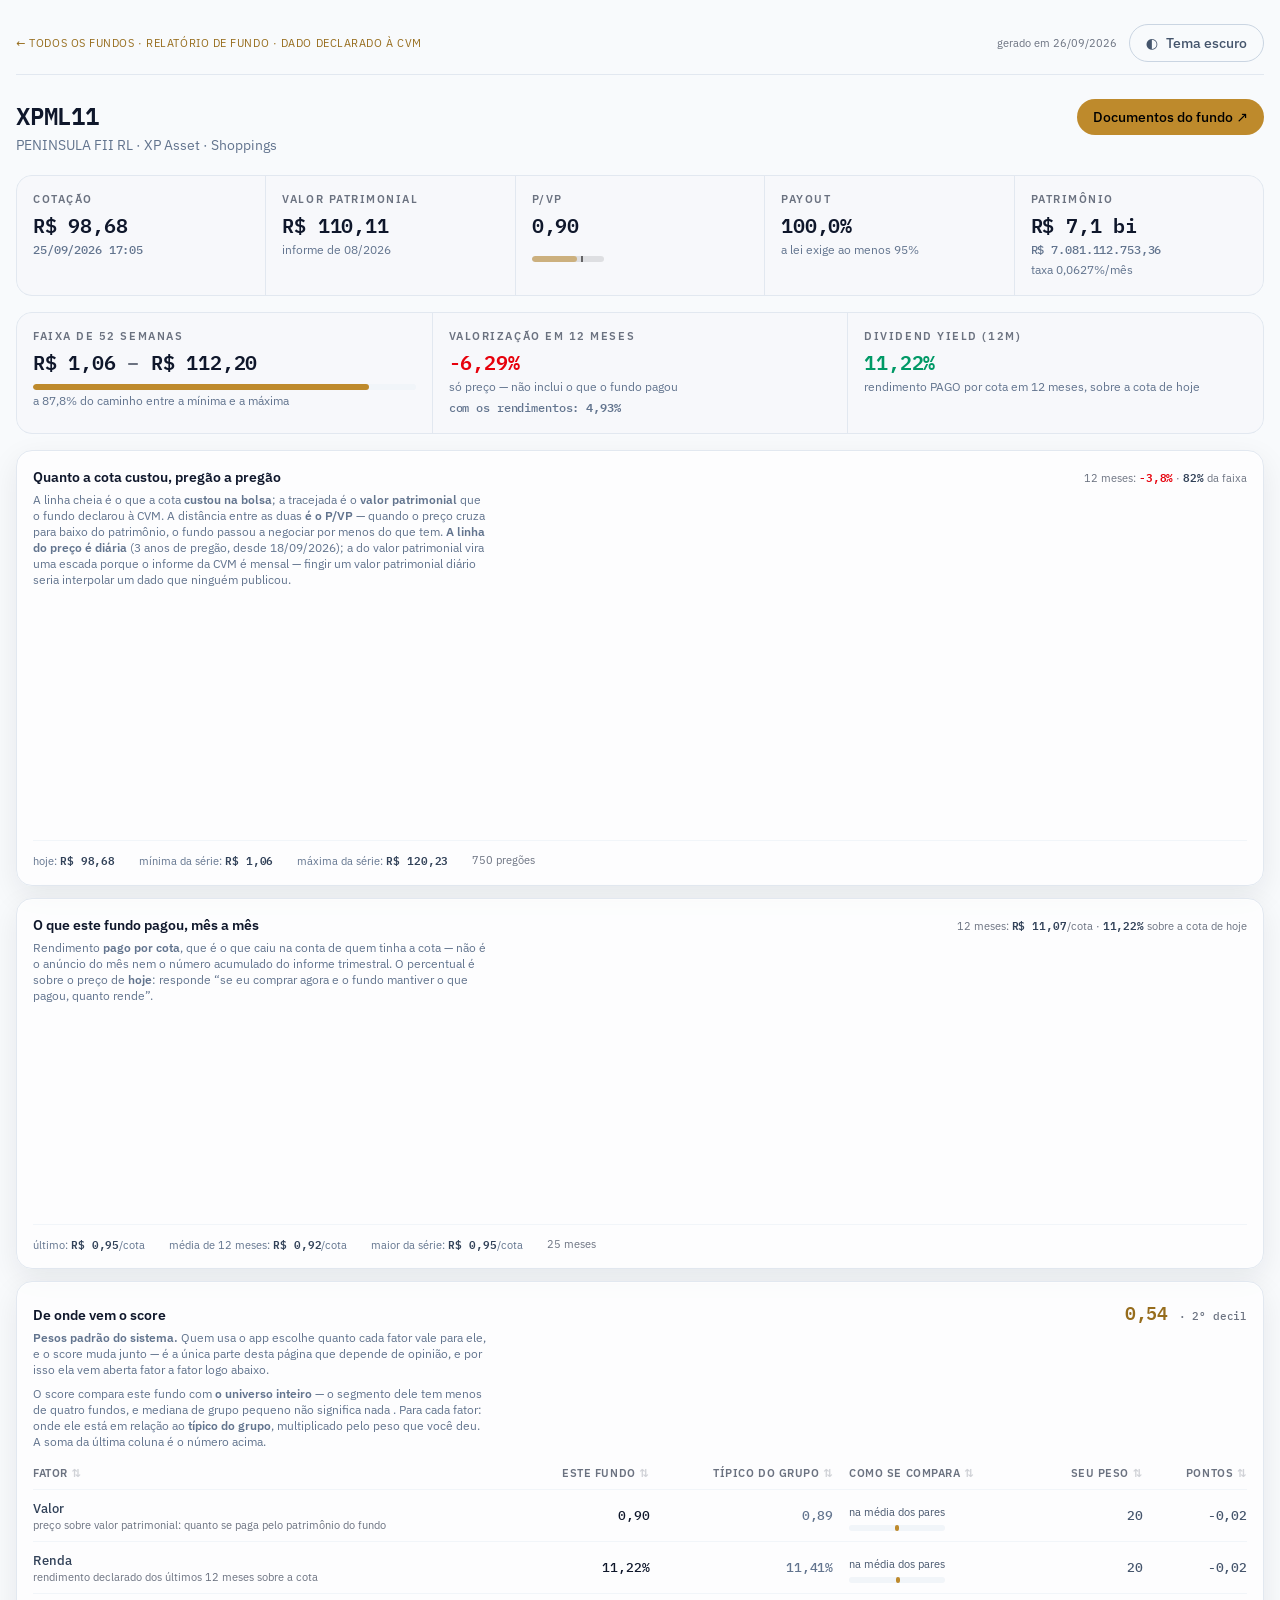
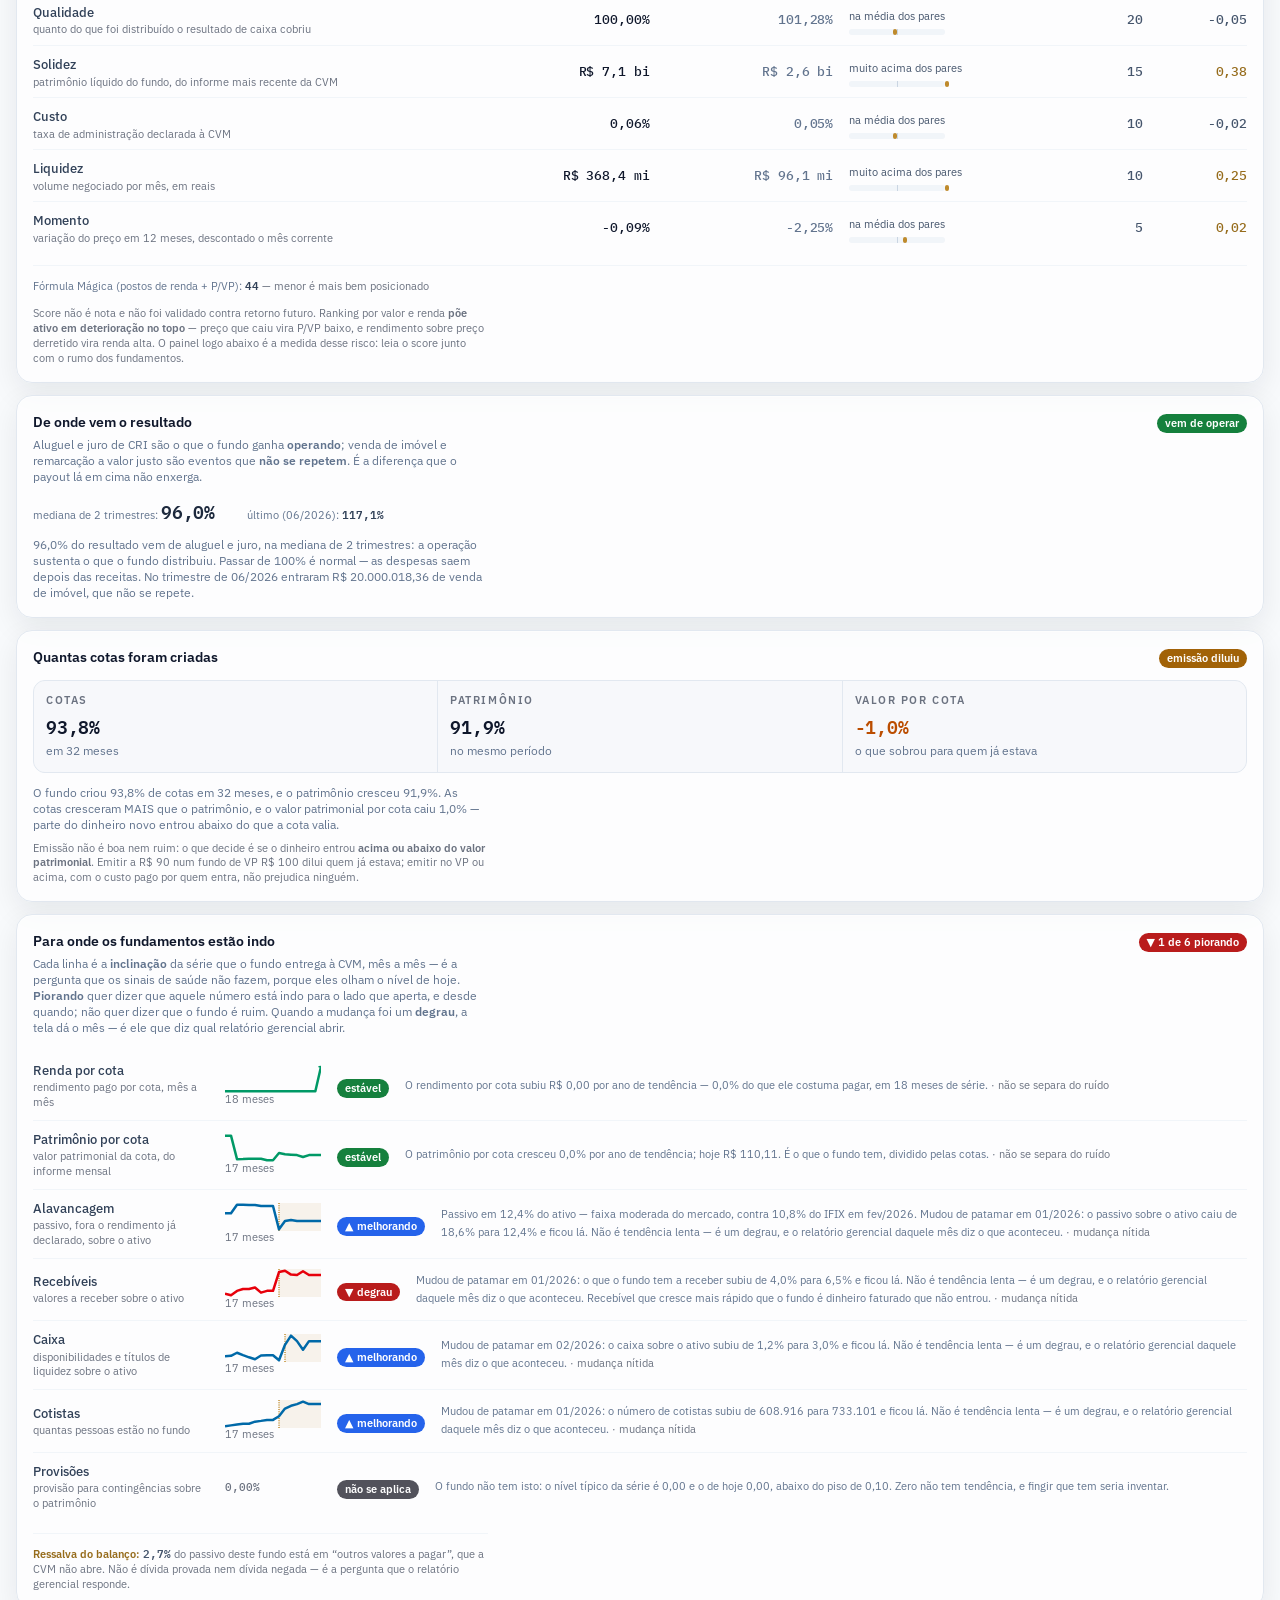
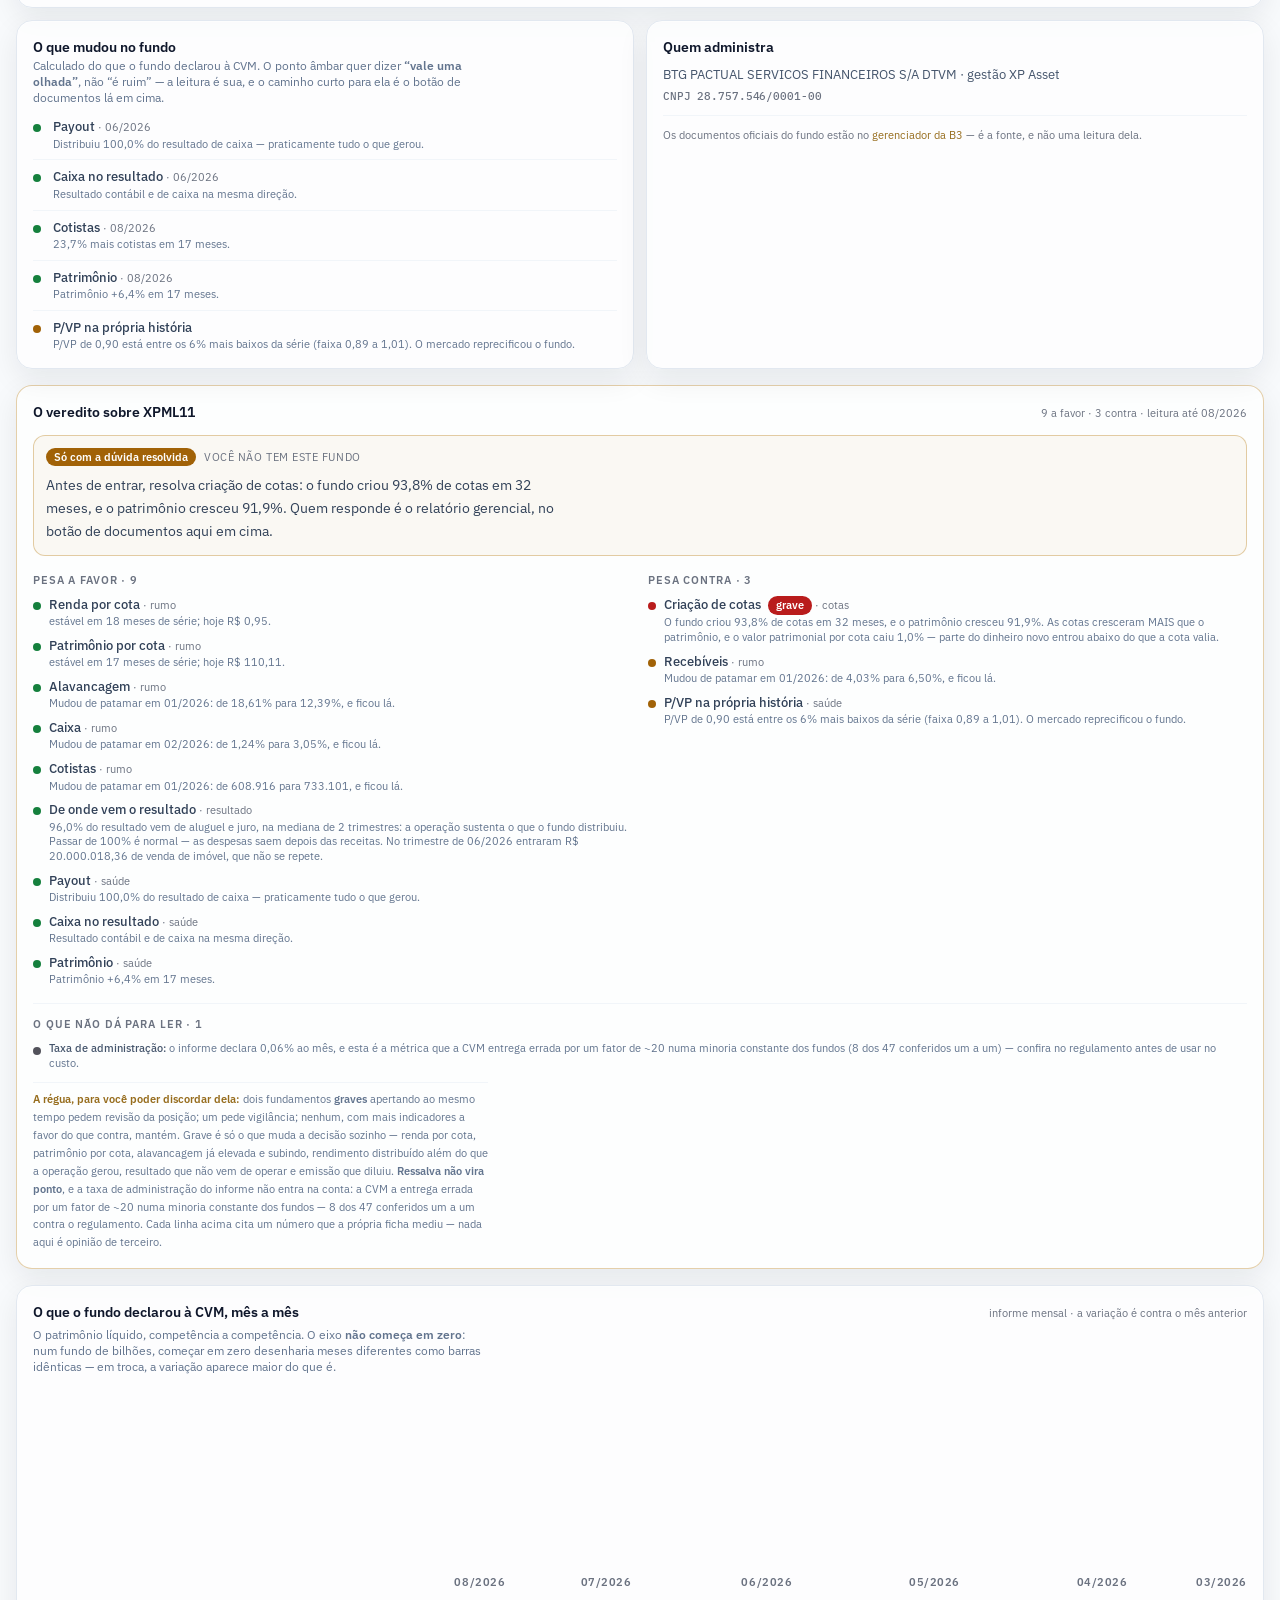
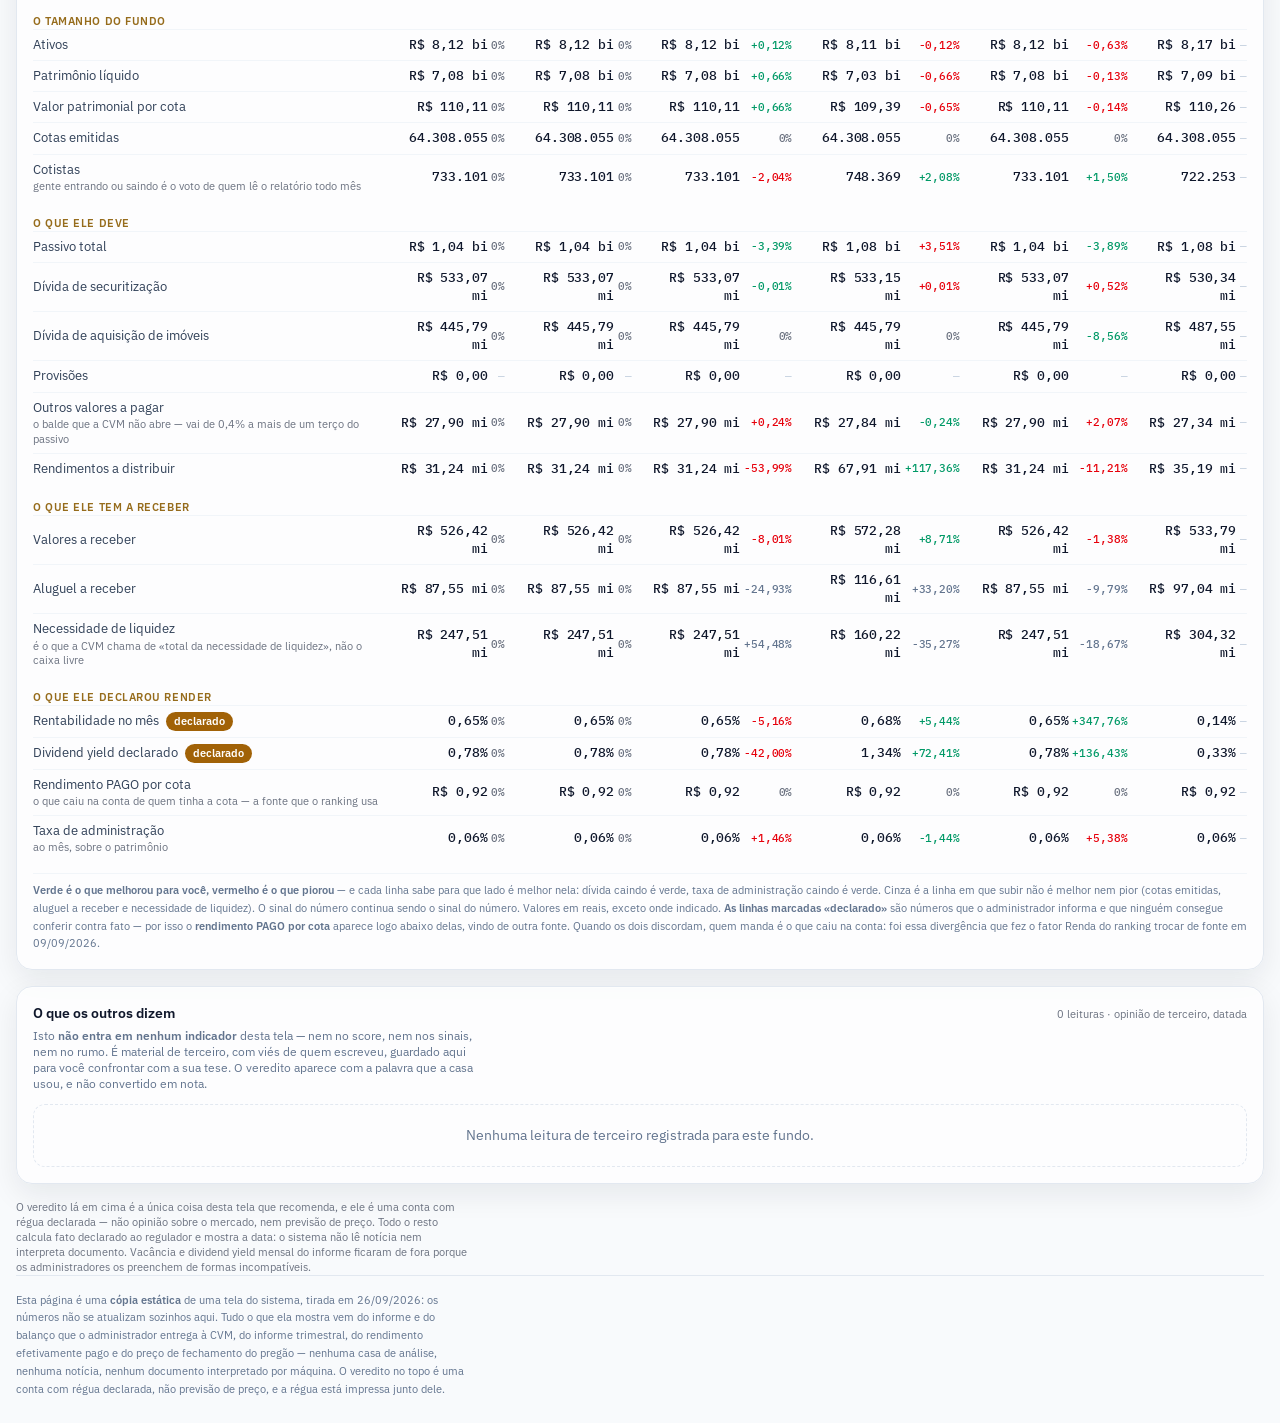
<file: fundo-xpml11.html>
<!doctype html>
<html lang="pt-br" class="">
<head>
  <meta charset="utf-8">
  <meta name="viewport" content="width=device-width, initial-scale=1">
  <title>XPML11 · relatório do fundo</title>
  <meta name="description" content="XPML11 — o que o fundo declarou à CVM, mês a mês, com a leitura de cada indicador.">
  
  <link rel="stylesheet" href="assets/app.css">
  
  
<script>
  (function () {
    var gerada = document.documentElement.classList.contains('dark');
    try {
      var salvo = localStorage.getItem('tema');
      var escuro = salvo === 'escuro' ||
        (!salvo && (gerada || window.matchMedia('(prefers-color-scheme: dark)').matches));
      document.documentElement.classList.toggle('dark', escuro);
    } catch (e) {}
    window.alternarTema = function () {
      var escuro = document.documentElement.classList.toggle('dark');
      try { localStorage.setItem('tema', escuro ? 'escuro' : 'claro'); } catch (e) {}
      if (window.Paleta && window.Paleta.repintar) window.Paleta.repintar();
      var rotulo = document.getElementById('rotulo-tema');
      if (rotulo) rotulo.textContent = escuro ? 'Tema claro' : 'Tema escuro';
    };
  })();
</script>

</head>
<body class="bg-slate-50">
  <div class="mx-auto max-w-6xl px-4 py-6">
    <header class="mb-6 flex flex-wrap items-baseline justify-between gap-2 border-b border-slate-200 pb-3 dark:border-white/10">
      <p class="text-rotulo uppercase tracking-wider text-brand-texto">
        <a href="index.html" class="hover:underline">← todos os fundos</a> · 
        Relatório de fundo · dado declarado à CVM
      </p>
      <div class="flex items-center gap-3">
        <span class="text-rotulo text-slate-400">gerado em 26/09/2026</span>
        
<button type="button" onclick="alternarTema()"
        class="btn btn-linha shrink-0"
        aria-label="Alternar entre tema claro e escuro">
  <span aria-hidden="true">◐</span>
  <span id="rotulo-tema" class="ml-1">Tema escuro</span>
</button>
<script>
  // O rótulo nasce dizendo "Tema escuro" para quem abre no claro; se a página já abriu no
  // escuro, ele é corrigido aqui — o script do topo roda antes deste elemento existir.
  (function () {
    var rotulo = document.getElementById('rotulo-tema');
    if (rotulo && document.documentElement.classList.contains('dark')) {
      rotulo.textContent = 'Tema claro';
    }
  })();
</script>

      </div>
    </header>

    



  
  <div class="mb-5 flex flex-wrap items-start justify-between gap-3">
    <div>
      <div class="flex flex-wrap items-baseline gap-3">
        <h1 class="num text-2xl font-semibold text-slate-900">XPML11</h1>
        
      </div>
      <p class="mt-1 text-sm text-slate-500">
        PENINSULA FII RL · XP Asset · Shoppings
      </p>
    </div>
    <div class="flex shrink-0 items-center gap-2">
      
      
      
        <a href="https://fnet.bmfbovespa.com.br/fnet/publico/abrirGerenciadorDocumentosCVM?cnpjFundo=28757546000100" target="_blank" rel="noopener noreferrer" class="btn btn-ouro">
          Documentos do fundo ↗
        </a>
      
    </div>
  </div>

  
  <div class="mb-4 grid gap-px overflow-hidden rounded-2xl border border-slate-200 bg-slate-200 sm:grid-cols-2 lg:grid-cols-5">
    
    <div class="bg-surface p-4">
      <p class="text-rotulo font-semibold uppercase tracking-[0.14em] text-slate-400">Cotação</p>
      <p class="num mt-1 text-xl font-semibold text-slate-900">
        R$ 98,68
      </p>
      
        <p class="card-legenda num">25/09/2026 17:05</p>
      
    </div>
    <div class="bg-surface p-4">
      <p class="text-rotulo font-semibold uppercase tracking-[0.14em] text-slate-400">Valor patrimonial</p>
      <p class="num mt-1 text-xl font-semibold text-slate-900">
        R$ 110,11
      </p>
      <p class="card-legenda">informe de 08/2026</p>
    </div>
    <div class="bg-surface p-4">
      <p class="text-rotulo font-semibold uppercase tracking-[0.14em] text-slate-400">P/VP</p>
      <p class="num mt-1 text-xl font-semibold text-slate-900">0,90</p>
      
      <p class="mt-1.5">
        


  <span class="barra-pvp" title="preço R$ 98,68 · valor patrimonial R$ 110,11 · P/VP 0,90">
    <span class="barra-pvp-trilha">
      <span class="barra-pvp-preco"
            style="width: 63.0%"></span>
      <span class="barra-pvp-marca" style="left: 70%"></span>
    </span>
  </span>


      </p>
    </div>
    <div class="bg-surface p-4">
      <p class="text-rotulo font-semibold uppercase tracking-[0.14em] text-slate-400">Payout</p>
      <p class="num mt-1 text-xl font-semibold text-slate-900">
        100,0%
      </p>
      <p class="card-legenda">a lei exige ao menos 95%</p>
    </div>
    <div class="bg-surface p-4">
      <p class="text-rotulo font-semibold uppercase tracking-[0.14em] text-slate-400">Patrimônio</p>
      
      <p class="num mt-1 text-xl font-semibold text-slate-900">R$ 7,1 bi</p>
      <p class="card-legenda num">R$ 7.081.112.753,36</p>
      <p class="card-legenda">taxa 0,0627%/mês</p>
    </div>
  </div>

  
  
  <div class="mb-4 grid gap-px overflow-hidden rounded-2xl border border-slate-200 bg-slate-200 sm:grid-cols-2 lg:grid-cols-3">
    <div class="bg-surface p-4">
      <p class="text-rotulo font-semibold uppercase tracking-[0.14em] text-slate-400">Faixa de 52 semanas</p>
      
        <p class="num mt-1 text-xl font-semibold text-slate-900">
          R$ 1,06 <span class="text-slate-400">–</span> R$ 112,20
        </p>
        
          
          <div class="mt-2 h-1.5 w-full overflow-hidden rounded-full bg-slate-100 dark:bg-white/5">
            <div class="h-full rounded-full bg-brand" style="width: 87.8%"></div>
          </div>
          <p class="card-legenda">a 87,8% do caminho entre a mínima e a máxima</p>
        
      
    </div>
    <div class="bg-surface p-4">
      <p class="text-rotulo font-semibold uppercase tracking-[0.14em] text-slate-400">Valorização em 12 meses</p>
      
        <p class="num mt-1 text-xl font-semibold text-red-600">
          -6,29%
        </p>
        <p class="card-legenda">só preço — não inclui o que o fundo pagou</p>
        
          <p class="card-legenda num">com os rendimentos: <strong>4,93%</strong></p>
        
      
    </div>
    <div class="bg-surface p-4">
      <p class="text-rotulo font-semibold uppercase tracking-[0.14em] text-slate-400">Dividend yield (12m)</p>
      
        <p class="num mt-1 text-xl font-semibold text-emerald-600">11,22%</p>
        <p class="card-legenda">rendimento PAGO por cota em 12 meses, sobre a cota de hoje</p>
      
    </div>
  </div>

  
  
  
    <div class="card card-soft mb-3 p-4">
      <div class="mb-1 flex flex-wrap items-baseline justify-between gap-2">
        <h2 class="secao-titulo">Quanto a cota custou, pregão a pregão</h2>
        <span class="text-rotulo text-slate-400">
          
            12 meses: <strong class="num text-red-600">-3,8%</strong>
          
          
            · <strong class="num text-slate-700">82%</strong> da faixa
          
        </span>
      </div>
      <p class="mb-4 max-w-prose text-xs text-slate-500">
        A linha cheia é o que a cota <strong>custou na bolsa</strong>; a tracejada é o
        <strong>valor patrimonial</strong> que o fundo declarou à CVM. A distância entre as duas
        <strong>é o P/VP</strong> — quando o preço cruza para baixo do patrimônio, o fundo passou a
        negociar por menos do que tem.
        <strong>A linha do preço é diária</strong> (3 anos de pregão, desde 18/09/2026);
        a do valor patrimonial vira uma escada porque o informe da CVM é mensal — fingir
        um valor patrimonial diário seria interpolar um dado que ninguém publicou.
      </p>

      <script id="dados-preco" type="application/json">{"rotulos": ["25/09/23", "26/09/23", "27/09/23", "28/09/23", "29/09/23", "02/10/23", "03/10/23", "04/10/23", "05/10/23", "06/10/23", "09/10/23", "10/10/23", "11/10/23", "13/10/23", "16/10/23", "17/10/23", "18/10/23", "19/10/23", "20/10/23", "23/10/23", "24/10/23", "25/10/23", "26/10/23", "27/10/23", "30/10/23", "31/10/23", "01/11/23", "03/11/23", "06/11/23", "07/11/23", "08/11/23", "09/11/23", "10/11/23", "13/11/23", "14/11/23", "16/11/23", "17/11/23", "20/11/23", "21/11/23", "22/11/23", "23/11/23", "24/11/23", "27/11/23", "28/11/23", "29/11/23", "30/11/23", "01/12/23", "04/12/23", "05/12/23", "06/12/23", "07/12/23", "08/12/23", "11/12/23", "12/12/23", "13/12/23", "14/12/23", "15/12/23", "18/12/23", "19/12/23", "20/12/23", "21/12/23", "22/12/23", "26/12/23", "27/12/23", "28/12/23", "02/01/24", "03/01/24", "04/01/24", "05/01/24", "08/01/24", "09/01/24", "10/01/24", "11/01/24", "12/01/24", "15/01/24", "16/01/24", "17/01/24", "18/01/24", "19/01/24", "22/01/24", "23/01/24", "24/01/24", "25/01/24", "26/01/24", "29/01/24", "30/01/24", "31/01/24", "01/02/24", "02/02/24", "05/02/24", "06/02/24", "07/02/24", "08/02/24", "09/02/24", "14/02/24", "15/02/24", "16/02/24", "19/02/24", "20/02/24", "21/02/24", "22/02/24", "23/02/24", "26/02/24", "27/02/24", "28/02/24", "29/02/24", "01/03/24", "04/03/24", "05/03/24", "06/03/24", "07/03/24", "08/03/24", "11/03/24", "12/03/24", "13/03/24", "14/03/24", "15/03/24", "18/03/24", "19/03/24", "20/03/24", "21/03/24", "22/03/24", "25/03/24", "26/03/24", "27/03/24", "28/03/24", "01/04/24", "02/04/24", "03/04/24", "04/04/24", "05/04/24", "08/04/24", "09/04/24", "10/04/24", "11/04/24", "12/04/24", "15/04/24", "16/04/24", "17/04/24", "18/04/24", "19/04/24", "22/04/24", "23/04/24", "24/04/24", "25/04/24", "26/04/24", "29/04/24", "30/04/24", "02/05/24", "03/05/24", "06/05/24", "07/05/24", "08/05/24", "09/05/24", "10/05/24", "13/05/24", "14/05/24", "15/05/24", "16/05/24", "17/05/24", "20/05/24", "21/05/24", "22/05/24", "23/05/24", "24/05/24", "27/05/24", "28/05/24", "29/05/24", "31/05/24", "03/06/24", "04/06/24", "05/06/24", "06/06/24", "07/06/24", "10/06/24", "11/06/24", "12/06/24", "13/06/24", "14/06/24", "17/06/24", "18/06/24", "19/06/24", "20/06/24", "21/06/24", "24/06/24", "25/06/24", "26/06/24", "27/06/24", "28/06/24", "01/07/24", "02/07/24", "03/07/24", "04/07/24", "05/07/24", "08/07/24", "09/07/24", "10/07/24", "11/07/24", "12/07/24", "15/07/24", "16/07/24", "17/07/24", "18/07/24", "19/07/24", "22/07/24", "23/07/24", "24/07/24", "25/07/24", "26/07/24", "29/07/24", "30/07/24", "31/07/24", "01/08/24", "02/08/24", "05/08/24", "06/08/24", "07/08/24", "08/08/24", "09/08/24", "12/08/24", "13/08/24", "14/08/24", "15/08/24", "16/08/24", "19/08/24", "20/08/24", "21/08/24", "22/08/24", "23/08/24", "26/08/24", "27/08/24", "28/08/24", "29/08/24", "30/08/24", "02/09/24", "03/09/24", "04/09/24", "05/09/24", "06/09/24", "09/09/24", "10/09/24", "11/09/24", "12/09/24", "13/09/24", "16/09/24", "17/09/24", "18/09/24", "19/09/24", "20/09/24", "23/09/24", "24/09/24", "25/09/24", "26/09/24", "27/09/24", "30/09/24", "01/10/24", "02/10/24", "03/10/24", "04/10/24", "07/10/24", "08/10/24", "09/10/24", "10/10/24", "11/10/24", "14/10/24", "15/10/24", "16/10/24", "17/10/24", "18/10/24", "21/10/24", "22/10/24", "23/10/24", "24/10/24", "25/10/24", "28/10/24", "29/10/24", "30/10/24", "31/10/24", "01/11/24", "04/11/24", "05/11/24", "06/11/24", "07/11/24", "08/11/24", "11/11/24", "12/11/24", "13/11/24", "14/11/24", "18/11/24", "19/11/24", "21/11/24", "22/11/24", "25/11/24", "26/11/24", "27/11/24", "28/11/24", "29/11/24", "02/12/24", "03/12/24", "04/12/24", "05/12/24", "06/12/24", "09/12/24", "10/12/24", "11/12/24", "12/12/24", "13/12/24", "16/12/24", "17/12/24", "18/12/24", "19/12/24", "20/12/24", "23/12/24", "26/12/24", "27/12/24", "30/12/24", "02/01/25", "03/01/25", "06/01/25", "07/01/25", "08/01/25", "09/01/25", "10/01/25", "13/01/25", "14/01/25", "15/01/25", "16/01/25", "17/01/25", "20/01/25", "21/01/25", "22/01/25", "23/01/25", "24/01/25", "27/01/25", "28/01/25", "29/01/25", "30/01/25", "31/01/25", "03/02/25", "04/02/25", "05/02/25", "06/02/25", "07/02/25", "10/02/25", "11/02/25", "12/02/25", "13/02/25", "14/02/25", "17/02/25", "18/02/25", "19/02/25", "20/02/25", "21/02/25", "24/02/25", "25/02/25", "26/02/25", "27/02/25", "28/02/25", "05/03/25", "06/03/25", "07/03/25", "10/03/25", "11/03/25", "12/03/25", "13/03/25", "14/03/25", "17/03/25", "18/03/25", "19/03/25", "20/03/25", "21/03/25", "24/03/25", "25/03/25", "26/03/25", "27/03/25", "28/03/25", "31/03/25", "01/04/25", "02/04/25", "03/04/25", "04/04/25", "07/04/25", "08/04/25", "09/04/25", "10/04/25", "11/04/25", "14/04/25", "15/04/25", "16/04/25", "17/04/25", "22/04/25", "23/04/25", "24/04/25", "25/04/25", "28/04/25", "29/04/25", "30/04/25", "02/05/25", "05/05/25", "06/05/25", "07/05/25", "08/05/25", "09/05/25", "12/05/25", "13/05/25", "14/05/25", "15/05/25", "16/05/25", "19/05/25", "20/05/25", "21/05/25", "22/05/25", "23/05/25", "26/05/25", "27/05/25", "28/05/25", "29/05/25", "30/05/25", "02/06/25", "03/06/25", "04/06/25", "05/06/25", "06/06/25", "09/06/25", "10/06/25", "11/06/25", "12/06/25", "13/06/25", "16/06/25", "17/06/25", "18/06/25", "20/06/25", "23/06/25", "24/06/25", "25/06/25", "26/06/25", "27/06/25", "30/06/25", "01/07/25", "02/07/25", "03/07/25", "04/07/25", "07/07/25", "08/07/25", "09/07/25", "10/07/25", "11/07/25", "14/07/25", "15/07/25", "16/07/25", "17/07/25", "18/07/25", "21/07/25", "22/07/25", "23/07/25", "24/07/25", "25/07/25", "28/07/25", "29/07/25", "30/07/25", "31/07/25", "01/08/25", "04/08/25", "05/08/25", "06/08/25", "07/08/25", "08/08/25", "11/08/25", "12/08/25", "13/08/25", "14/08/25", "15/08/25", "18/08/25", "19/08/25", "20/08/25", "21/08/25", "22/08/25", "25/08/25", "26/08/25", "27/08/25", "28/08/25", "29/08/25", "01/09/25", "02/09/25", "03/09/25", "04/09/25", "05/09/25", "08/09/25", "09/09/25", "10/09/25", "11/09/25", "12/09/25", "15/09/25", "16/09/25", "17/09/25", "18/09/25", "19/09/25", "22/09/25", "23/09/25", "24/09/25", "25/09/25", "26/09/25", "29/09/25", "30/09/25", "01/10/25", "02/10/25", "03/10/25", "06/10/25", "07/10/25", "08/10/25", "09/10/25", "10/10/25", "13/10/25", "14/10/25", "15/10/25", "16/10/25", "17/10/25", "20/10/25", "21/10/25", "22/10/25", "23/10/25", "24/10/25", "27/10/25", "28/10/25", "29/10/25", "30/10/25", "31/10/25", "03/11/25", "04/11/25", "05/11/25", "06/11/25", "07/11/25", "10/11/25", "11/11/25", "12/11/25", "13/11/25", "14/11/25", "17/11/25", "18/11/25", "19/11/25", "21/11/25", "24/11/25", "25/11/25", "26/11/25", "27/11/25", "28/11/25", "01/12/25", "02/12/25", "03/12/25", "04/12/25", "05/12/25", "08/12/25", "09/12/25", "10/12/25", "11/12/25", "12/12/25", "15/12/25", "16/12/25", "17/12/25", "18/12/25", "19/12/25", "22/12/25", "23/12/25", "26/12/25", "29/12/25", "30/12/25", "02/01/26", "05/01/26", "06/01/26", "07/01/26", "08/01/26", "09/01/26", "12/01/26", "13/01/26", "14/01/26", "15/01/26", "16/01/26", "19/01/26", "20/01/26", "21/01/26", "22/01/26", "23/01/26", "26/01/26", "27/01/26", "28/01/26", "29/01/26", "30/01/26", "02/02/26", "03/02/26", "04/02/26", "05/02/26", "06/02/26", "09/02/26", "10/02/26", "11/02/26", "12/02/26", "13/02/26", "18/02/26", "19/02/26", "20/02/26", "23/02/26", "24/02/26", "25/02/26", "26/02/26", "27/02/26", "02/03/26", "03/03/26", "04/03/26", "05/03/26", "06/03/26", "09/03/26", "10/03/26", "11/03/26", "12/03/26", "13/03/26", "16/03/26", "17/03/26", "18/03/26", "19/03/26", "20/03/26", "23/03/26", "24/03/26", "25/03/26", "26/03/26", "27/03/26", "30/03/26", "31/03/26", "01/04/26", "02/04/26", "06/04/26", "07/04/26", "08/04/26", "09/04/26", "10/04/26", "13/04/26", "14/04/26", "15/04/26", "16/04/26", "17/04/26", "20/04/26", "22/04/26", "23/04/26", "24/04/26", "27/04/26", "28/04/26", "29/04/26", "30/04/26", "04/05/26", "05/05/26", "06/05/26", "07/05/26", "08/05/26", "11/05/26", "12/05/26", "13/05/26", "14/05/26", "15/05/26", "18/05/26", "19/05/26", "20/05/26", "21/05/26", "22/05/26", "25/05/26", "26/05/26", "27/05/26", "28/05/26", "29/05/26", "01/06/26", "02/06/26", "03/06/26", "05/06/26", "08/06/26", "09/06/26", "10/06/26", "11/06/26", "12/06/26", "15/06/26", "16/06/26", "17/06/26", "18/06/26", "19/06/26", "22/06/26", "23/06/26", "24/06/26", "25/06/26", "26/06/26", "29/06/26", "30/06/26", "01/07/26", "02/07/26", "03/07/26", "06/07/26", "07/07/26", "08/07/26", "09/07/26", "10/07/26", "13/07/26", "14/07/26", "15/07/26", "16/07/26", "17/07/26", "20/07/26", "21/07/26", "22/07/26", "23/07/26", "24/07/26", "27/07/26", "28/07/26", "29/07/26", "30/07/26", "31/07/26", "03/08/26", "04/08/26", "05/08/26", "06/08/26", "07/08/26", "10/08/26", "11/08/26", "12/08/26", "13/08/26", "14/08/26", "17/08/26", "18/08/26", "19/08/26", "20/08/26", "21/08/26", "24/08/26", "25/08/26", "26/08/26", "27/08/26", "28/08/26", "31/08/26", "01/09/26", "02/09/26", "03/09/26", "04/09/26", "08/09/26", "09/09/26", "10/09/26", "11/09/26", "14/09/26", "15/09/26", "16/09/26", "17/09/26", "18/09/26", "21/09/26", "22/09/26", "23/09/26", "24/09/26", "25/09/26"], "precos": [110.41, 109.61, 109.93, 109.35, 110.35, 110.81, 111.5, 111.14, 111.07, 110.7, 110.12, 110.34, 110.41, 111.05, 112.51, 111.88, 111.38, 110.67, 110.92, 110.66, 109.61, 109.27, 107.93, 108.02, 108.3, 108.71, 109.35, 110.31, 111.6, 111.8, 111.57, 112.44, 112.41, 112.63, 113.16, 113.1, 113.1, 111.46, 111.9, 110.89, 111.34, 110.61, 110.16, 110.18, 109.61, 110.65, 113.18, 112.3, 112.08, 111.95, 110.93, 111.25, 111.13, 110.77, 111.6, 112.73, 111.85, 111.71, 111.42, 112.76, 114.79, 117.43, 120.23, 117.38, 116.71, 116.99, 116.59, 114.49, 114.48, 114.7, 115.4, 115.89, 115.3, 115.5, 115.29, 115.19, 115.66, 115.99, 114.9, 114.81, 115.0, 114.82, 114.7, 114.79, 114.7, 114.8, 116.97, 117.0, 118.38, 117.58, 117.87, 117.38, 117.6, 118.3, 118.0, 118.7, 118.68, 117.73, 117.5, 117.4, 117.87, 118.23, 118.21, 118.25, 117.2, 118.18, 118.3, 118.4, 118.16, 117.85, 118.09, 118.49, 118.22, 118.29, 118.2, 117.36, 118.29, 117.78, 116.18, 116.19, 116.13, 115.99, 116.17, 116.1, 115.9, 116.24, 116.56, 116.88, 117.02, 116.89, 116.8, 116.8, 116.77, 116.5, 116.3, 116.02, 115.99, 115.9, 115.7, 115.9, 115.79, 115.97, 115.81, 115.9, 115.51, 115.9, 116.01, 116.31, 116.0, 116.18, 116.8, 116.81, 117.05, 116.52, 116.69, 116.25, 115.99, 116.1, 117.12, 117.22, 116.24, 115.99, 115.28, 115.38, 115.65, 114.72, 113.8, 113.91, 113.87, 114.0, 113.97, 113.09, 113.29, 113.15, 112.43, 112.14, 111.09, 109.07, 110.86, 110.08, 110.1, 109.92, 109.76, 114.0, 112.49, 111.64, 111.17, 112.0, 112.75, 111.82, 110.05, 110.73, 113.0, 113.98, 113.33, 113.5, 113.69, 113.85, 113.9, 113.98, 114.01, 113.6, 113.42, 113.0, 112.94, 112.41, 112.64, 112.27, 112.38, 110.83, 111.4, 111.59, 112.0, 112.75, 112.32, 112.0, 112.78, 112.74, 112.65, 112.71, 112.69, 112.99, 112.95, 112.97, 111.41, 111.36, 111.44, 111.58, 111.66, 112.12, 112.05, 112.08, 111.7, 112.0, 112.0, 112.03, 112.09, 112.05, 112.41, 112.5, 112.32, 112.22, 112.11, 112.0, 112.0, 111.92, 111.95, 109.9, 107.0, 108.13, 108.21, 107.45, 107.6, 107.83, 107.43, 107.1, 106.93, 106.7, 107.65, 107.85, 107.35, 106.1, 105.13, 105.1, 105.8, 105.81, 105.9, 106.03, 106.6, 105.08, 104.51, 103.75, 103.0, 103.41, 103.52, 103.78, 103.92, 103.7, 103.41, 103.46, 103.52, 103.19, 103.01, 104.14, 103.75, 102.99, 103.27, 104.0, 103.29, 103.55, 103.65, 103.5, 102.76, 102.8, 102.0, 100.25, 100.51, 99.0, 97.08, 94.05, 91.2, 96.92, 96.62, 95.5, 96.05, 96.93, 97.65, 97.38, 94.96, 92.81, 92.31, 95.17, 97.5, 98.73, 99.37, 97.67, 98.45, 97.73, 98.73, 98.5, 97.0, 97.02, 98.19, 97.85, 98.37, 98.8, 99.36, 96.06, 96.05, 95.15, 95.59, 95.57, 95.01, 96.15, 95.92, 96.2, 97.98, 97.5, 97.45, 96.5, 97.95, 97.98, 97.94, 98.07, 97.8, 98.07, 98.0, 98.1, 98.74, 98.95, 97.64, 96.76, 97.14, 96.46, 96.34, 95.7, 95.51, 95.25, 95.8, 96.3, 96.6, 96.65, 96.15, 97.15, 96.99, 97.37, 97.75, 98.3, 97.7, 98.89, 98.5, 99.84, 99.9, 100.5, 100.67, 101.2, 102.35, 103.3, 101.9, 103.4, 102.7, 101.12, 100.2, 100.09, 100.79, 101.3, 103.48, 103.9, 104.7, 104.72, 104.02, 104.79, 105.88, 106.81, 106.3, 106.3, 106.5, 106.9, 105.15, 104.21, 105.18, 105.52, 106.84, 106.4, 105.98, 105.63, 106.23, 106.51, 106.07, 104.4, 104.19, 104.33, 104.8, 104.73, 104.26, 104.34, 104.4, 104.6, 104.25, 103.95, 103.56, 103.1, 103.29, 102.18, 103.0, 103.6, 103.05, 104.18, 104.12, 103.71, 103.25, 101.19, 101.09, 102.41, 102.61, 103.39, 103.2, 104.15, 104.41, 104.07, 104.49, 105.44, 105.31, 104.75, 103.91, 103.46, 104.0, 103.3, 103.0, 102.98, 103.0, 102.9, 101.63, 100.89, 100.62, 100.9, 101.75, 101.31, 100.5, 100.45, 101.79, 102.34, 101.33, 100.77, 100.75, 100.5, 101.02, 100.82, 100.8, 100.47, 100.6, 100.35, 100.5, 99.16, 98.99, 98.53, 98.5, 98.6, 99.2, 99.7, 100.14, 101.9, 103.55, 103.67, 103.72, 104.0, 104.76, 104.9, 104.2, 103.9, 104.2, 105.1, 105.8, 106.1, 106.9, 106.17, 104.98, 104.85, 104.58, 105.0, 105.61, 105.83, 105.1, 105.3, 105.1, 104.87, 106.0, 105.52, 105.17, 106.19, 106.14, 105.65, 106.1, 105.89, 106.9, 106.0, 106.17, 104.4, 104.54, 104.5, 104.95, 104.5, 105.28, 104.88, 105.4, 105.28, 105.5, 106.23, 106.28, 106.18, 106.53, 106.59, 106.5, 106.55, 106.81, 106.15, 106.99, 107.0, 106.1, 105.98, 105.9, 106.0, 106.47, 105.95, 106.12, 107.0, 107.34, 107.88, 107.32, 107.5, 106.45, 107.04, 106.9, 106.95, 106.7, 106.86, 107.45, 107.13, 106.26, 106.86, 107.69, 108.21, 108.9, 108.18, 108.07, 108.06, 108.9, 109.45, 109.58, 109.38, 109.2, 109.98, 109.75, 110.13, 1.07, 1.07, 1.06, 109.58, 109.08, 109.08, 109.18, 109.5, 109.5, 109.32, 109.71, 110.25, 110.75, 110.7, 110.7, 110.55, 110.64, 110.37, 110.4, 110.3, 110.32, 110.52, 111.0, 111.05, 111.49, 111.71, 112.0, 111.24, 111.75, 111.29, 111.83, 110.89, 110.7, 110.41, 110.4, 110.39, 110.15, 109.72, 109.66, 109.0, 109.3, 109.9, 109.2, 107.72, 108.17, 108.45, 108.71, 107.6, 107.71, 107.6, 108.0, 107.5, 108.09, 109.1, 109.31, 109.51, 108.97, 109.75, 110.47, 111.53, 111.72, 111.09, 110.52, 111.6, 111.1, 110.8, 110.26, 110.26, 111.0, 110.33, 110.75, 110.42, 111.26, 111.2, 111.4, 111.05, 110.58, 109.73, 106.26, 108.05, 107.19, 108.73, 109.8, 109.0, 106.56, 106.85, 107.05, 107.0, 107.05, 106.55, 106.69, 106.82, 107.0, 106.42, 106.57, 106.0, 106.4, 105.7, 105.44, 104.15, 104.3, 104.49, 105.41, 105.07, 105.31, 105.29, 103.01, 103.99, 103.98, 103.01, 102.99, 103.97, 104.13, 104.47, 104.47, 105.39, 105.65, 104.8, 105.23, 105.25, 105.47, 106.13, 105.99, 106.54, 106.61, 106.9, 106.87, 105.35, 104.5, 104.58, 104.22, 104.7, 104.46, 104.4, 104.84, 104.78, 104.78, 105.28, 104.2, 104.4, 104.4, 104.55, 103.62, 103.61, 103.11, 102.72, 101.25, 100.84, 100.99, 98.24, 97.89, 98.4, 98.0, 98.99, 99.0, 99.9, 99.9, 101.81, 102.5, 101.8, 103.39, 104.03, 103.6, 102.6, 103.45, 102.65, 100.6, 101.2, 101.48, 101.4, 98.0, 98.08, 98.01, 98.19, 97.7, 98.68], "patrimoniais": [null, null, null, null, null, null, null, null, null, null, null, null, null, null, null, null, null, null, null, null, null, null, null, null, null, null, null, null, null, null, null, null, null, null, null, null, null, null, null, null, null, null, null, null, null, null, null, null, null, null, null, null, null, null, null, null, null, null, null, null, null, null, null, null, null, 111.18, 111.18, 111.18, 111.18, 111.18, 111.18, 111.18, 111.18, 111.18, 111.18, 111.18, 111.18, 111.18, 111.18, 111.18, 111.18, 111.18, 111.18, 111.18, 111.18, 111.18, 111.18, 111.05, 111.05, 111.05, 111.05, 111.05, 111.05, 111.05, 111.05, 111.05, 111.05, 111.05, 111.05, 111.05, 111.05, 111.05, 111.05, 111.05, 111.05, 111.05, 110.74, 110.74, 110.74, 110.74, 110.74, 110.74, 110.74, 110.74, 110.74, 110.74, 110.74, 110.74, 110.74, 110.74, 110.74, 110.74, 110.74, 110.74, 110.74, 110.74, 110.83, 110.83, 110.83, 110.83, 110.83, 110.83, 110.83, 110.83, 110.83, 110.83, 110.83, 110.83, 110.83, 110.83, 110.83, 110.83, 110.83, 110.83, 110.83, 110.83, 110.83, 110.83, 110.73, 110.73, 110.73, 110.73, 110.73, 110.73, 110.73, 110.73, 110.73, 110.73, 110.73, 110.73, 110.73, 110.73, 110.73, 110.73, 110.73, 110.73, 110.73, 110.73, 110.73, 119.49, 119.49, 119.49, 119.49, 119.49, 119.49, 119.49, 119.49, 119.49, 119.49, 119.49, 119.49, 119.49, 119.49, 119.49, 119.49, 119.49, 119.49, 119.49, 119.49, 119.69, 119.69, 119.69, 119.69, 119.69, 119.69, 119.69, 119.69, 119.69, 119.69, 119.69, 119.69, 119.69, 119.69, 119.69, 119.69, 119.69, 119.69, 119.69, 119.69, 119.69, 119.69, 119.69, 119.19, 119.19, 119.19, 119.19, 119.19, 119.19, 119.19, 119.19, 119.19, 119.19, 119.19, 119.19, 119.19, 119.19, 119.19, 119.19, 119.19, 119.19, 119.19, 119.19, 119.19, 119.19, 119.16, 119.16, 119.16, 119.16, 119.16, 119.16, 119.16, 119.16, 119.16, 119.16, 119.16, 119.16, 119.16, 119.16, 119.16, 119.16, 119.16, 119.16, 119.16, 119.16, 119.16, 117.14, 117.14, 117.14, 117.14, 117.14, 117.14, 117.14, 117.14, 117.14, 117.14, 117.14, 117.14, 117.14, 117.14, 117.14, 117.14, 117.14, 117.14, 117.14, 117.14, 117.14, 117.14, 117.14, 117.42, 117.42, 117.42, 117.42, 117.42, 117.42, 117.42, 117.42, 117.42, 117.42, 117.42, 117.42, 117.42, 117.42, 117.42, 117.42, 117.42, 117.42, 117.42, 117.21, 117.21, 117.21, 117.21, 117.21, 117.21, 117.21, 117.21, 117.21, 117.21, 117.21, 117.21, 117.21, 117.21, 117.21, 117.21, 117.21, 117.21, 117.21, 117.25, 117.25, 117.25, 117.25, 117.25, 117.25, 117.25, 117.25, 117.25, 117.25, 117.25, 117.25, 117.25, 117.25, 117.25, 117.25, 117.25, 117.25, 117.25, 117.25, 117.25, 117.25, 117.21, 117.21, 117.21, 117.21, 117.21, 117.21, 117.21, 117.21, 117.21, 117.21, 117.21, 117.21, 117.21, 117.21, 117.21, 117.21, 117.21, 117.21, 117.21, 117.21, 117.33, 117.33, 117.33, 117.33, 117.33, 117.33, 117.33, 117.33, 117.33, 117.33, 117.33, 117.33, 117.33, 117.33, 117.33, 117.33, 117.33, 117.33, 117.33, 117.39, 117.39, 117.39, 117.39, 117.39, 117.39, 117.39, 117.39, 117.39, 117.39, 117.39, 117.39, 117.39, 117.39, 117.39, 117.39, 117.39, 117.39, 117.39, 117.39, 117.4, 117.4, 117.4, 117.4, 117.4, 117.4, 117.4, 117.4, 117.4, 117.4, 117.4, 117.4, 117.4, 117.4, 117.4, 117.4, 117.4, 117.4, 117.4, 117.4, 117.4, 108.59, 108.59, 108.59, 108.59, 108.59, 108.59, 108.59, 108.59, 108.59, 108.59, 108.59, 108.59, 108.59, 108.59, 108.59, 108.59, 108.59, 108.59, 108.59, 108.59, 108.64, 108.64, 108.64, 108.64, 108.64, 108.64, 108.64, 108.64, 108.64, 108.64, 108.64, 108.64, 108.64, 108.64, 108.64, 108.64, 108.64, 108.64, 108.64, 108.64, 108.64, 108.64, 108.64, 108.74, 108.74, 108.74, 108.74, 108.74, 108.74, 108.74, 108.74, 108.74, 108.74, 108.74, 108.74, 108.74, 108.74, 108.74, 108.74, 108.74, 108.74, 108.74, 108.74, 108.74, 108.73, 108.73, 108.73, 108.73, 108.73, 108.73, 108.73, 108.73, 108.73, 108.73, 108.73, 108.73, 108.73, 108.73, 108.73, 108.73, 108.73, 108.73, 108.73, 108.73, 108.73, 108.73, 108.73, 108.73, 108.73, 108.73, 108.73, 108.73, 108.73, 108.73, 108.73, 108.73, 108.73, 108.73, 108.73, 108.73, 108.73, 108.73, 108.73, 108.73, 108.73, 108.73, 108.73, 108.73, 108.73, 108.16, 108.16, 108.16, 108.16, 108.16, 108.16, 108.16, 108.16, 108.16, 108.16, 108.16, 108.16, 108.16, 108.16, 108.16, 108.16, 108.16, 108.16, 108.16, 108.16, 108.16, 108.16, 108.16, 108.16, 108.16, 108.16, 108.16, 108.16, 108.16, 108.16, 108.16, 108.16, 108.16, 108.16, 108.16, 108.16, 108.16, 108.16, 108.16, 110.89, 110.89, 110.89, 110.89, 110.89, 110.89, 110.89, 110.89, 110.89, 110.89, 110.89, 110.89, 110.89, 110.89, 110.89, 110.89, 110.89, 110.89, 110.89, 110.89, 110.89, 110.46, 110.46, 110.46, 110.46, 110.46, 110.46, 110.46, 110.46, 110.46, 110.46, 110.46, 110.46, 110.46, 110.46, 110.46, 110.46, 110.46, 110.46, 110.26, 110.26, 110.26, 110.26, 110.26, 110.26, 110.26, 110.26, 110.26, 110.26, 110.26, 110.26, 110.26, 110.26, 110.26, 110.26, 110.26, 110.26, 110.26, 110.26, 110.26, 110.26, 110.11, 110.11, 110.11, 110.11, 110.11, 110.11, 110.11, 110.11, 110.11, 110.11, 110.11, 110.11, 110.11, 110.11, 110.11, 110.11, 110.11, 110.11, 110.11, 110.11, 109.39, 109.39, 109.39, 109.39, 109.39, 109.39, 109.39, 109.39, 109.39, 109.39, 109.39, 109.39, 109.39, 109.39, 109.39, 109.39, 109.39, 109.39, 109.39, 109.39, 110.11, 110.11, 110.11, 110.11, 110.11, 110.11, 110.11, 110.11, 110.11, 110.11, 110.11, 110.11, 110.11, 110.11, 110.11, 110.11, 110.11, 110.11, 110.11, 110.11, 110.11, 110.11, 110.11, 110.11, 110.11, 110.11, 110.11, 110.11, 110.11, 110.11, 110.11, 110.11, 110.11, 110.11, 110.11, 110.11, 110.11, 110.11, 110.11, 110.11, 110.11, 110.11, 110.11, 110.11, 110.11, 110.11, 110.11, 110.11, 110.11, 110.11, 110.11, 110.11, 110.11, 110.11, 110.11, 110.11, 110.11, 110.11, 110.11, 110.11, 110.11, 110.11, 110.11, 110.11, 110.11, null, null, null, null, null, null, null, null, null, null, null, null, null, null, null, null, null, null]}</script>
      <div class="h-56"><canvas id="grafico-preco" aria-label="Preço da cota pregão a pregão e valor patrimonial mês a mês"></canvas></div>

      <div class="mt-3 flex flex-wrap gap-x-6 gap-y-1 border-t border-slate-100 pt-3 text-rotulo text-slate-500 dark:border-white/10">
        <span>hoje: <strong class="num text-slate-700">R$ 98,68</strong></span>
        <span>mínima da série: <strong class="num text-slate-700">R$ 1,06</strong></span>
        <span>máxima da série: <strong class="num text-slate-700">R$ 120,23</strong></span>
        <span class="text-slate-400">750 pregões</span>
      </div>
    </div>
  

  
  
    <div class="card card-soft mb-3 p-4">
      <div class="mb-1 flex flex-wrap items-baseline justify-between gap-2">
        <h2 class="secao-titulo">O que este fundo pagou, mês a mês</h2>
        
          <span class="text-rotulo text-slate-400">
            12 meses: <strong class="num text-slate-700">R$ 11,07</strong>/cota
            · <strong class="num text-slate-700">11,22%</strong> sobre a cota de hoje
          </span>
        
      </div>
      <p class="mb-4 max-w-prose text-xs text-slate-500">
        Rendimento <strong>pago por cota</strong>, que é o que caiu na conta de quem tinha a
        cota — não é o anúncio do mês nem o número acumulado do informe trimestral. O
        percentual é sobre o preço de <strong>hoje</strong>: responde “se eu comprar agora e o
        fundo mantiver o que pagou, quanto rende”.
      </p>

      <script id="dados-proventos" type="application/json">{"rotulos": ["09/24", "10/24", "11/24", "12/24", "01/25", "02/25", "03/25", "04/25", "05/25", "06/25", "07/25", "08/25", "09/25", "10/25", "11/25", "12/25", "01/26", "02/26", "03/26", "04/26", "05/26", "06/26", "07/26", "08/26", "09/26"], "valores": [0.92, 0.92, 0.92, 0.92, 0.92, 0.92, 0.92, 0.92, 0.92, 0.92, 0.92, 0.92, 0.92, 0.92, 0.92, 0.92, 0.92, 0.92, 0.92, 0.92, 0.92, 0.92, 0.92, 0.92, 0.95]}</script>
      <div class="h-48"><canvas id="grafico-proventos" aria-label="Rendimento pago por cota, mês a mês"></canvas></div>

      <div class="mt-3 flex flex-wrap gap-x-6 gap-y-1 border-t border-slate-100 pt-3 text-rotulo text-slate-500 dark:border-white/10">
        <span>último: <strong class="num text-slate-700">R$ 0,95</strong>/cota</span>
        <span>média de 12 meses: <strong class="num text-slate-700">R$ 0,92</strong>/cota</span>
        <span>maior da série: <strong class="num text-slate-700">R$ 0,95</strong>/cota</span>
        <span class="text-slate-400">25 meses</span>
      </div>
    </div>
  

  
  
    <div class="card card-soft mb-3 p-4">
      <div class="mb-1 flex flex-wrap items-baseline justify-between gap-2">
        <h2 class="secao-titulo">De onde vem o score</h2>
        <span class="num text-lg font-semibold text-brand-texto">
          0,54
          <span class="text-rotulo font-normal text-slate-400">· 2º decil</span>
        </span>
      </div>
      
        <p class="mb-2 max-w-prose text-xs text-slate-500">
          <strong>Pesos padrão do sistema.</strong> Quem usa o app escolhe quanto cada fator vale
          para ele, e o score muda junto — é a única parte desta página que depende de opinião,
          e por isso ela vem aberta fator a fator logo abaixo.
        </p>
      
      <p class="mb-4 max-w-prose text-xs text-slate-500">
        O score compara este fundo com
        
          <strong>o universo inteiro</strong> — o segmento dele tem menos de quatro fundos, e
          mediana de grupo pequeno não significa nada
        . Para cada fator: onde ele está em relação ao <strong>típico do grupo</strong>,
        multiplicado pelo peso que você deu. A soma da última coluna é o número acima.
      </p>

      <div class="-mx-4 overflow-x-auto px-4">
        <table class="w-full text-sm" data-ordenavel>
          <thead>
            <tr class="text-rotulo uppercase tracking-wider text-slate-400">
              <th class="pb-2 text-left font-semibold" data-ordem-tipo="texto">Fator</th>
              <th class="pb-2 pl-4 text-right font-semibold">Este fundo</th>
              <th class="pb-2 pl-4 text-right font-semibold">Típico do grupo</th>
              <th class="pb-2 pl-4 text-left font-semibold" data-ordem-tipo="texto">Como se compara</th>
              <th class="pb-2 pl-4 text-right font-semibold">Seu peso</th>
              <th class="pb-2 pl-4 text-right font-semibold">Pontos</th>
            </tr>
          </thead>
          <tbody>
            
              <tr class="border-t border-slate-100 dark:border-white/5">
                <td class="py-2 text-left" data-ordem="Valor">
                  <span class="text-dado font-medium text-slate-700">Valor</span>
                  <span class="block text-rotulo text-slate-400">preço sobre valor patrimonial: quanto se paga pelo patrimônio do fundo</span>
                </td>
                <td class="num py-2 pl-4 text-right text-dado text-slate-900"
                    data-ordem="0.90">0,90</td>
                <td class="num py-2 pl-4 text-right text-dado text-slate-500"
                    data-ordem="0.89">0,89</td>
                
                <td class="py-2 pl-4 text-left" data-ordem="-0.09635582278237073866373744965">
                  
                    <span class="text-rotulo text-slate-600">na média dos pares</span>
                    <span class="mt-1 flex h-1.5 w-24 overflow-hidden rounded bg-slate-100 dark:bg-white/5" aria-hidden="true">
                      <span class="flex-1 border-r border-slate-300 dark:border-white/20"></span>
                      <span class="flex-1"></span>
                    </span>
                    <span class="relative -mt-1.5 block h-1.5 w-24" aria-hidden="true">
                      <span class="absolute top-0 h-1.5 w-1 rounded bg-brand"
                            style="left: 48.1%"></span>
                    </span>
                  
                </td>
                <td class="num py-2 pl-4 text-right text-dado text-slate-600" data-ordem="20">
                  20
                  
                </td>
                <td class="num py-2 pl-4 text-right text-dado font-medium text-slate-600"
                    data-ordem="-0.02">-0,02</td>
              </tr>
            
              <tr class="border-t border-slate-100 dark:border-white/5">
                <td class="py-2 text-left" data-ordem="Renda">
                  <span class="text-dado font-medium text-slate-700">Renda</span>
                  <span class="block text-rotulo text-slate-400">rendimento declarado dos últimos 12 meses sobre a cota</span>
                </td>
                <td class="num py-2 pl-4 text-right text-dado text-slate-900"
                    data-ordem="11.22">11,22%</td>
                <td class="num py-2 pl-4 text-right text-dado text-slate-500"
                    data-ordem="11.41">11,41%</td>
                
                <td class="py-2 pl-4 text-left" data-ordem="-0.07673846964104974995375497487">
                  
                    <span class="text-rotulo text-slate-600">na média dos pares</span>
                    <span class="mt-1 flex h-1.5 w-24 overflow-hidden rounded bg-slate-100 dark:bg-white/5" aria-hidden="true">
                      <span class="flex-1 border-r border-slate-300 dark:border-white/20"></span>
                      <span class="flex-1"></span>
                    </span>
                    <span class="relative -mt-1.5 block h-1.5 w-24" aria-hidden="true">
                      <span class="absolute top-0 h-1.5 w-1 rounded bg-brand"
                            style="left: 48.5%"></span>
                    </span>
                  
                </td>
                <td class="num py-2 pl-4 text-right text-dado text-slate-600" data-ordem="20">
                  20
                  
                </td>
                <td class="num py-2 pl-4 text-right text-dado font-medium text-slate-600"
                    data-ordem="-0.02">-0,02</td>
              </tr>
            
              <tr class="border-t border-slate-100 dark:border-white/5">
                <td class="py-2 text-left" data-ordem="Qualidade">
                  <span class="text-dado font-medium text-slate-700">Qualidade</span>
                  <span class="block text-rotulo text-slate-400">quanto do que foi distribuído o resultado de caixa cobriu</span>
                </td>
                <td class="num py-2 pl-4 text-right text-dado text-slate-900"
                    data-ordem="100.00">100,00%</td>
                <td class="num py-2 pl-4 text-right text-dado text-slate-500"
                    data-ordem="101.285">101,28%</td>
                
                <td class="py-2 pl-4 text-left" data-ordem="-0.2283848816673056111410588563">
                  
                    <span class="text-rotulo text-slate-600">na média dos pares</span>
                    <span class="mt-1 flex h-1.5 w-24 overflow-hidden rounded bg-slate-100 dark:bg-white/5" aria-hidden="true">
                      <span class="flex-1 border-r border-slate-300 dark:border-white/20"></span>
                      <span class="flex-1"></span>
                    </span>
                    <span class="relative -mt-1.5 block h-1.5 w-24" aria-hidden="true">
                      <span class="absolute top-0 h-1.5 w-1 rounded bg-brand"
                            style="left: 45.4%"></span>
                    </span>
                  
                </td>
                <td class="num py-2 pl-4 text-right text-dado text-slate-600" data-ordem="20">
                  20
                  
                </td>
                <td class="num py-2 pl-4 text-right text-dado font-medium text-slate-600"
                    data-ordem="-0.05">-0,05</td>
              </tr>
            
              <tr class="border-t border-slate-100 dark:border-white/5">
                <td class="py-2 text-left" data-ordem="Solidez">
                  <span class="text-dado font-medium text-slate-700">Solidez</span>
                  <span class="block text-rotulo text-slate-400">patrimônio líquido do fundo, do informe mais recente da CVM</span>
                </td>
                <td class="num py-2 pl-4 text-right text-dado text-slate-900"
                    data-ordem="708111275336">R$ 7,1 bi</td>
                <td class="num py-2 pl-4 text-right text-dado text-slate-500"
                    data-ordem="259517703571">R$ 2,6 bi</td>
                
                <td class="py-2 pl-4 text-left" data-ordem="2.5">
                  
                    <span class="text-rotulo text-slate-600">muito acima dos pares</span>
                    <span class="mt-1 flex h-1.5 w-24 overflow-hidden rounded bg-slate-100 dark:bg-white/5" aria-hidden="true">
                      <span class="flex-1 border-r border-slate-300 dark:border-white/20"></span>
                      <span class="flex-1"></span>
                    </span>
                    <span class="relative -mt-1.5 block h-1.5 w-24" aria-hidden="true">
                      <span class="absolute top-0 h-1.5 w-1 rounded bg-brand"
                            style="left: 100.0%"></span>
                    </span>
                  
                </td>
                <td class="num py-2 pl-4 text-right text-dado text-slate-600" data-ordem="15">
                  15
                  
                </td>
                <td class="num py-2 pl-4 text-right text-dado font-medium text-brand-texto"
                    data-ordem="0.38">0,38</td>
              </tr>
            
              <tr class="border-t border-slate-100 dark:border-white/5">
                <td class="py-2 text-left" data-ordem="Custo">
                  <span class="text-dado font-medium text-slate-700">Custo</span>
                  <span class="block text-rotulo text-slate-400">taxa de administração declarada à CVM</span>
                </td>
                <td class="num py-2 pl-4 text-right text-dado text-slate-900"
                    data-ordem="0.0627">0,06%</td>
                <td class="num py-2 pl-4 text-right text-dado text-slate-500"
                    data-ordem="0.0518">0,05%</td>
                
                <td class="py-2 pl-4 text-left" data-ordem="-0.2319226901670311470045163220">
                  
                    <span class="text-rotulo text-slate-600">na média dos pares</span>
                    <span class="mt-1 flex h-1.5 w-24 overflow-hidden rounded bg-slate-100 dark:bg-white/5" aria-hidden="true">
                      <span class="flex-1 border-r border-slate-300 dark:border-white/20"></span>
                      <span class="flex-1"></span>
                    </span>
                    <span class="relative -mt-1.5 block h-1.5 w-24" aria-hidden="true">
                      <span class="absolute top-0 h-1.5 w-1 rounded bg-brand"
                            style="left: 45.4%"></span>
                    </span>
                  
                </td>
                <td class="num py-2 pl-4 text-right text-dado text-slate-600" data-ordem="10">
                  10
                  
                </td>
                <td class="num py-2 pl-4 text-right text-dado font-medium text-slate-600"
                    data-ordem="-0.02">-0,02</td>
              </tr>
            
              <tr class="border-t border-slate-100 dark:border-white/5">
                <td class="py-2 text-left" data-ordem="Liquidez">
                  <span class="text-dado font-medium text-slate-700">Liquidez</span>
                  <span class="block text-rotulo text-slate-400">volume negociado por mês, em reais</span>
                </td>
                <td class="num py-2 pl-4 text-right text-dado text-slate-900"
                    data-ordem="368432638.42">R$ 368,4 mi</td>
                <td class="num py-2 pl-4 text-right text-dado text-slate-500"
                    data-ordem="96055245.17">R$ 96,1 mi</td>
                
                <td class="py-2 pl-4 text-left" data-ordem="2.5">
                  
                    <span class="text-rotulo text-slate-600">muito acima dos pares</span>
                    <span class="mt-1 flex h-1.5 w-24 overflow-hidden rounded bg-slate-100 dark:bg-white/5" aria-hidden="true">
                      <span class="flex-1 border-r border-slate-300 dark:border-white/20"></span>
                      <span class="flex-1"></span>
                    </span>
                    <span class="relative -mt-1.5 block h-1.5 w-24" aria-hidden="true">
                      <span class="absolute top-0 h-1.5 w-1 rounded bg-brand"
                            style="left: 100.0%"></span>
                    </span>
                  
                </td>
                <td class="num py-2 pl-4 text-right text-dado text-slate-600" data-ordem="10">
                  10
                  
                </td>
                <td class="num py-2 pl-4 text-right text-dado font-medium text-brand-texto"
                    data-ordem="0.25">0,25</td>
              </tr>
            
              <tr class="border-t border-slate-100 dark:border-white/5">
                <td class="py-2 text-left" data-ordem="Momento">
                  <span class="text-dado font-medium text-slate-700">Momento</span>
                  <span class="block text-rotulo text-slate-400">variação do preço em 12 meses, descontado o mês corrente</span>
                </td>
                <td class="num py-2 pl-4 text-right text-dado text-slate-900"
                    data-ordem="-0.09">-0,09%</td>
                <td class="num py-2 pl-4 text-right text-dado text-slate-500"
                    data-ordem="-2.25">-2,25%</td>
                
                <td class="py-2 pl-4 text-left" data-ordem="0.3035208417644678267907729664">
                  
                    <span class="text-rotulo text-slate-600">na média dos pares</span>
                    <span class="mt-1 flex h-1.5 w-24 overflow-hidden rounded bg-slate-100 dark:bg-white/5" aria-hidden="true">
                      <span class="flex-1 border-r border-slate-300 dark:border-white/20"></span>
                      <span class="flex-1"></span>
                    </span>
                    <span class="relative -mt-1.5 block h-1.5 w-24" aria-hidden="true">
                      <span class="absolute top-0 h-1.5 w-1 rounded bg-brand"
                            style="left: 56.1%"></span>
                    </span>
                  
                </td>
                <td class="num py-2 pl-4 text-right text-dado text-slate-600" data-ordem="5">
                  5
                  
                </td>
                <td class="num py-2 pl-4 text-right text-dado font-medium text-brand-texto"
                    data-ordem="0.02">0,02</td>
              </tr>
            
          </tbody>
        </table>
      </div>

      
      

      <div class="mt-3 flex flex-wrap items-baseline gap-x-6 gap-y-1 border-t border-slate-100 pt-3 dark:border-white/10">
        
          <span class="text-rotulo text-slate-500">
            Fórmula Mágica (postos de renda + P/VP):
            <strong class="num text-slate-700">44</strong>
            <span class="text-slate-400">— menor é mais bem posicionado</span>
          </span>
        
        
      </div>

      <p class="mt-3 max-w-prose text-rotulo text-slate-400">
        Score não é nota e não foi validado contra retorno futuro. Ranking por valor e renda
        <strong>põe ativo em deterioração no topo</strong> — preço que caiu vira P/VP baixo, e
        rendimento sobre preço derretido vira renda alta. O painel logo abaixo é a medida desse
        risco: leia o score junto com o rumo dos fundamentos.
      </p>
    </div>
  

  
  
  
    <div class="card card-soft mb-3 p-4">
      <div class="mb-1 flex flex-wrap items-baseline justify-between gap-2">
        <h2 class="secao-titulo">De onde vem o resultado</h2>
        <span class="tag tag-estavel">
          vem de operar
        </span>
      </div>
      <p class="mb-3 max-w-prose text-xs text-slate-500">
        Aluguel e juro de CRI são o que o fundo ganha <strong>operando</strong>; venda de imóvel
        e remarcação a valor justo são eventos que <strong>não se repetem</strong>. É a diferença
        que o payout lá em cima não enxerga.
      </p>
      <div class="flex flex-wrap items-baseline gap-x-8 gap-y-2">
        <span class="text-rotulo text-slate-500">
          mediana de 2 trimestres:
          <strong class="num text-lg text-slate-800">96,0%</strong>
        </span>
        <span class="text-rotulo text-slate-500">
          último (06/2026):
          <strong class="num text-slate-700">117,1%</strong>
        </span>
      </div>
      <p class="mt-3 max-w-prose text-xs text-slate-500">96,0% do resultado vem de aluguel e juro, na mediana de 2 trimestres: a operação sustenta o que o fundo distribuiu. Passar de 100% é normal — as despesas saem depois das receitas. No trimestre de 06/2026 entraram R$ 20.000.018,36 de venda de imóvel, que não se repete.</p>
    </div>
  

  
  
  
    <div class="card card-soft mb-3 p-4">
      <div class="mb-1 flex flex-wrap items-baseline justify-between gap-2">
        <h2 class="secao-titulo">Quantas cotas foram criadas</h2>
        <span class="tag tag-alerta">
          emissão diluiu
        </span>
      </div>
      <div class="mt-3 grid gap-px overflow-hidden rounded-xl border border-slate-200 bg-slate-200 sm:grid-cols-3 dark:border-white/10 dark:bg-white/10">
        <div class="bg-surface p-3">
          <p class="text-rotulo font-semibold uppercase tracking-[0.14em] text-slate-400">Cotas</p>
          <p class="num mt-1 text-lg font-semibold text-slate-900">93,8%</p>
          <p class="card-legenda">em 32 meses</p>
        </div>
        <div class="bg-surface p-3">
          <p class="text-rotulo font-semibold uppercase tracking-[0.14em] text-slate-400">Patrimônio</p>
          <p class="num mt-1 text-lg font-semibold text-slate-900">
            91,9%
          </p>
          <p class="card-legenda">no mesmo período</p>
        </div>
        <div class="bg-surface p-3">
          <p class="text-rotulo font-semibold uppercase tracking-[0.14em] text-slate-400">Valor por cota</p>
          <p class="num mt-1 text-lg font-semibold text-amber-700">
            -1,0%
          </p>
          <p class="card-legenda">o que sobrou para quem já estava</p>
        </div>
      </div>
      <p class="mt-3 max-w-prose text-xs text-slate-500">O fundo criou 93,8% de cotas em 32 meses, e o patrimônio cresceu 91,9%. As cotas cresceram MAIS que o patrimônio, e o valor patrimonial por cota caiu 1,0% — parte do dinheiro novo entrou abaixo do que a cota valia.</p>
      <p class="mt-2 max-w-prose text-rotulo text-slate-400">
        Emissão não é boa nem ruim: o que decide é se o dinheiro entrou <strong>acima ou abaixo
        do valor patrimonial</strong>. Emitir a R$ 90 num fundo de VP R$ 100 dilui quem já
        estava; emitir no VP ou acima, com o custo pago por quem entra, não prejudica ninguém.
      </p>
    </div>
  

  
  
  <div class="card card-soft mb-3 p-4">
    <div class="mb-1 flex flex-wrap items-baseline justify-between gap-2">
      <h2 class="secao-titulo">Para onde os fundamentos estão indo</h2>
      
        <span class="tag tag-pior">
          ▼ 1 de 6 piorando
          
        </span>
      
    </div>
    <p class="mb-4 max-w-prose text-xs text-slate-500">
      Cada linha é a <strong>inclinação</strong> da série que o fundo entrega à CVM, mês a mês —
      é a pergunta que os sinais de saúde não fazem, porque eles olham o nível de hoje.
      <strong>Piorando</strong> quer dizer que aquele número está indo para o lado que aperta, e
      desde quando; não quer dizer que o fundo é ruim. Quando a mudança foi um
      <strong>degrau</strong>, a tela dá o mês — é ele que diz qual relatório gerencial abrir.
    </p>

    

<ul class="space-y-0">
  
    <li class="grid grid-cols-[1fr_auto] items-center gap-x-4 gap-y-1 border-b border-slate-100 py-2.5 last:border-0 sm:grid-cols-[minmax(0,11rem)_6rem_auto_minmax(0,1fr)] dark:border-white/10">
      
      <span class="min-w-0">
        <span class="block text-dado font-medium text-slate-700">
          Renda por cota
        </span>
        <span class="block text-rotulo text-slate-400">rendimento pago por cota, mês a mês</span>
      </span>

      
      <span class="hidden sm:block">
        
          <svg viewBox="0 0 100 100" width="88" height="28" preserveAspectRatio="none"
               class="block w-24" aria-hidden="true">
            
            <polyline points="0.00,94.00 5.88,94.00 11.76,94.00 17.65,94.00 23.53,94.00 29.41,94.00 35.29,94.00 41.18,94.00 47.06,94.00 52.94,94.00 58.82,94.00 64.71,94.00 70.59,94.00 76.47,94.00 82.35,94.00 88.24,94.00 94.12,94.00 100.00,6.00" fill="none" stroke="currentColor" stroke-width="2.5"
                      vector-effect="non-scaling-stroke" stroke-linejoin="round"
                      class="text-emerald-600"></polyline>
            
              <circle cx="100.0000000000000000000000000" cy="6.00" r="3"
                      fill="currentColor" vector-effect="non-scaling-stroke"
                      class="text-emerald-600"></circle>
            
          </svg>
          <span class="block text-rotulo leading-tight text-slate-400">18 meses</span>
        
      </span>

      
      
      <span class="justify-self-end sm:justify-self-start">
        
          <span class="tag tag-estavel">estável</span>
        
      </span>

      
      <span class="col-span-2 text-rotulo leading-relaxed text-slate-500 sm:col-span-1">
        O rendimento por cota subiu R$ 0,00 por ano de tendência — 0,0% do que ele costuma pagar, em 18 meses de série.
        
          <span class="text-slate-400">· não se separa do ruído</span>
        
      </span>
    </li>
  
    <li class="grid grid-cols-[1fr_auto] items-center gap-x-4 gap-y-1 border-b border-slate-100 py-2.5 last:border-0 sm:grid-cols-[minmax(0,11rem)_6rem_auto_minmax(0,1fr)] dark:border-white/10">
      
      <span class="min-w-0">
        <span class="block text-dado font-medium text-slate-700">
          Patrimônio por cota
        </span>
        <span class="block text-rotulo text-slate-400">valor patrimonial da cota, do informe mensal</span>
      </span>

      
      <span class="hidden sm:block">
        
          <svg viewBox="0 0 100 100" width="88" height="28" preserveAspectRatio="none"
               class="block w-24" aria-hidden="true">
            
            <polyline points="0.00,6.10 6.25,6.00 12.50,89.90 18.75,89.43 25.00,88.48 31.25,88.57 37.50,88.57 43.75,94.00 50.00,94.00 56.25,68.00 62.50,72.10 68.75,74.00 75.00,75.43 81.25,82.29 87.50,75.43 93.75,75.43 100.00,75.43" fill="none" stroke="currentColor" stroke-width="2.5"
                      vector-effect="non-scaling-stroke" stroke-linejoin="round"
                      class="text-emerald-600"></polyline>
            
              <circle cx="100.00" cy="75.42857142857142857142857143" r="3"
                      fill="currentColor" vector-effect="non-scaling-stroke"
                      class="text-emerald-600"></circle>
            
          </svg>
          <span class="block text-rotulo leading-tight text-slate-400">17 meses</span>
        
      </span>

      
      
      <span class="justify-self-end sm:justify-self-start">
        
          <span class="tag tag-estavel">estável</span>
        
      </span>

      
      <span class="col-span-2 text-rotulo leading-relaxed text-slate-500 sm:col-span-1">
        O patrimônio por cota cresceu 0,0% por ano de tendência; hoje R$ 110,11. É o que o fundo tem, dividido pelas cotas.
        
          <span class="text-slate-400">· não se separa do ruído</span>
        
      </span>
    </li>
  
    <li class="grid grid-cols-[1fr_auto] items-center gap-x-4 gap-y-1 border-b border-slate-100 py-2.5 last:border-0 sm:grid-cols-[minmax(0,11rem)_6rem_auto_minmax(0,1fr)] dark:border-white/10">
      
      <span class="min-w-0">
        <span class="block text-dado font-medium text-slate-700">
          Alavancagem
        </span>
        <span class="block text-rotulo text-slate-400">passivo, fora o rendimento já declarado, sobre o ativo</span>
      </span>

      
      <span class="hidden sm:block">
        
          <svg viewBox="0 0 100 100" width="88" height="28" preserveAspectRatio="none"
               class="block w-24" aria-hidden="true">
            
              
              <rect x="56.25" y="0" width="43.75" height="100"
                    fill="currentColor" class="text-brand" opacity="0.09"></rect>
              <line x1="56.25" y1="0" x2="56.25" y2="100"
                    stroke="currentColor" class="text-brand" stroke-width="1.5" stroke-dasharray="4 4"></line>
            
            <polyline points="0.00,36.71 6.25,36.67 12.50,6.00 18.75,6.48 25.00,6.78 31.25,6.88 37.50,10.92 43.75,10.86 50.00,10.86 56.25,94.00 62.50,64.23 68.75,60.90 75.00,64.27 81.25,64.14 87.50,64.27 93.75,64.27 100.00,64.27" fill="none" stroke="currentColor" stroke-width="2.5"
                      vector-effect="non-scaling-stroke" stroke-linejoin="round"
                      class="text-sky-700"></polyline>
            
              <circle cx="100.00" cy="64.27086925466126161740814883" r="3"
                      fill="currentColor" vector-effect="non-scaling-stroke"
                      class="text-sky-700"></circle>
            
          </svg>
          <span class="block text-rotulo leading-tight text-slate-400">17 meses</span>
        
      </span>

      
      
      <span class="justify-self-end sm:justify-self-start">
        
          <span class="tag tag-positivo"><span aria-hidden="true">▲</span>melhorando</span>
        
      </span>

      
      <span class="col-span-2 text-rotulo leading-relaxed text-slate-500 sm:col-span-1">
        Passivo em 12,4% do ativo — faixa moderada do mercado, contra 10,8% do IFIX em fev/2026. Mudou de patamar em 01/2026: o passivo sobre o ativo caiu de 18,6% para 12,4% e ficou lá. Não é tendência lenta — é um degrau, e o relatório gerencial daquele mês diz o que aconteceu.
        
          <span class="text-slate-400">· mudança nítida</span>
        
      </span>
    </li>
  
    <li class="grid grid-cols-[1fr_auto] items-center gap-x-4 gap-y-1 border-b border-slate-100 py-2.5 last:border-0 sm:grid-cols-[minmax(0,11rem)_6rem_auto_minmax(0,1fr)] dark:border-white/10">
      
      <span class="min-w-0">
        <span class="block text-dado font-medium text-slate-700">
          Recebíveis
        </span>
        <span class="block text-rotulo text-slate-400">valores a receber sobre o ativo</span>
      </span>

      
      <span class="hidden sm:block">
        
          <svg viewBox="0 0 100 100" width="88" height="28" preserveAspectRatio="none"
               class="block w-24" aria-hidden="true">
            
              
              <rect x="56.25" y="0" width="43.75" height="100"
                    fill="currentColor" class="text-brand" opacity="0.09"></rect>
              <line x1="56.25" y1="0" x2="56.25" y2="100"
                    stroke="currentColor" class="text-brand" stroke-width="1.5" stroke-dasharray="4 4"></line>
            
            <polyline points="0.00,87.81 6.25,94.00 12.50,78.27 18.75,71.61 25.00,71.70 31.25,66.26 37.50,84.44 43.75,78.08 50.00,78.08 56.25,10.82 62.50,6.00 68.75,20.08 75.00,21.22 81.25,7.92 87.50,21.22 93.75,21.22 100.00,21.22" fill="none" stroke="currentColor" stroke-width="2.5"
                      vector-effect="non-scaling-stroke" stroke-linejoin="round"
                      class="text-red-600"></polyline>
            
              <circle cx="100.00" cy="21.22408965001470632454701088" r="3"
                      fill="currentColor" vector-effect="non-scaling-stroke"
                      class="text-red-600"></circle>
            
          </svg>
          <span class="block text-rotulo leading-tight text-slate-400">17 meses</span>
        
      </span>

      
      
      <span class="justify-self-end sm:justify-self-start">
        
          <span class="tag tag-pior">
            <span aria-hidden="true">▼</span>degrau
          </span>
        
      </span>

      
      <span class="col-span-2 text-rotulo leading-relaxed text-slate-500 sm:col-span-1">
        Mudou de patamar em 01/2026: o que o fundo tem a receber subiu de 4,0% para 6,5% e ficou lá. Não é tendência lenta — é um degrau, e o relatório gerencial daquele mês diz o que aconteceu. Recebível que cresce mais rápido que o fundo é dinheiro faturado que não entrou.
        
          <span class="text-slate-400">· mudança nítida</span>
        
      </span>
    </li>
  
    <li class="grid grid-cols-[1fr_auto] items-center gap-x-4 gap-y-1 border-b border-slate-100 py-2.5 last:border-0 sm:grid-cols-[minmax(0,11rem)_6rem_auto_minmax(0,1fr)] dark:border-white/10">
      
      <span class="min-w-0">
        <span class="block text-dado font-medium text-slate-700">
          Caixa
        </span>
        <span class="block text-rotulo text-slate-400">disponibilidades e títulos de liquidez sobre o ativo</span>
      </span>

      
      <span class="hidden sm:block">
        
          <svg viewBox="0 0 100 100" width="88" height="28" preserveAspectRatio="none"
               class="block w-24" aria-hidden="true">
            
              
              <rect x="62.5" y="0" width="37.5" height="100"
                    fill="currentColor" class="text-brand" opacity="0.09"></rect>
              <line x1="62.5" y1="0" x2="62.5" y2="100"
                    stroke="currentColor" class="text-brand" stroke-width="1.5" stroke-dasharray="4 4"></line>
            
            <polyline points="0.00,79.45 6.25,78.04 12.50,66.94 18.75,75.65 25.00,83.24 31.25,90.10 37.50,76.86 43.75,76.01 50.00,76.01 56.25,94.00 62.50,38.62 68.75,6.00 75.00,25.49 81.25,56.40 87.50,25.49 93.75,25.49 100.00,25.49" fill="none" stroke="currentColor" stroke-width="2.5"
                      vector-effect="non-scaling-stroke" stroke-linejoin="round"
                      class="text-sky-700"></polyline>
            
              <circle cx="100.00" cy="25.48542060693717148780571792" r="3"
                      fill="currentColor" vector-effect="non-scaling-stroke"
                      class="text-sky-700"></circle>
            
          </svg>
          <span class="block text-rotulo leading-tight text-slate-400">17 meses</span>
        
      </span>

      
      
      <span class="justify-self-end sm:justify-self-start">
        
          <span class="tag tag-positivo"><span aria-hidden="true">▲</span>melhorando</span>
        
      </span>

      
      <span class="col-span-2 text-rotulo leading-relaxed text-slate-500 sm:col-span-1">
        Mudou de patamar em 02/2026: o caixa sobre o ativo subiu de 1,2% para 3,0% e ficou lá. Não é tendência lenta — é um degrau, e o relatório gerencial daquele mês diz o que aconteceu.
        
          <span class="text-slate-400">· mudança nítida</span>
        
      </span>
    </li>
  
    <li class="grid grid-cols-[1fr_auto] items-center gap-x-4 gap-y-1 border-b border-slate-100 py-2.5 last:border-0 sm:grid-cols-[minmax(0,11rem)_6rem_auto_minmax(0,1fr)] dark:border-white/10">
      
      <span class="min-w-0">
        <span class="block text-dado font-medium text-slate-700">
          Cotistas
        </span>
        <span class="block text-rotulo text-slate-400">quantas pessoas estão no fundo</span>
      </span>

      
      <span class="hidden sm:block">
        
          <svg viewBox="0 0 100 100" width="88" height="28" preserveAspectRatio="none"
               class="block w-24" aria-hidden="true">
            
              
              <rect x="56.25" y="0" width="43.75" height="100"
                    fill="currentColor" class="text-brand" opacity="0.09"></rect>
              <line x1="56.25" y1="0" x2="56.25" y2="100"
                    stroke="currentColor" class="text-brand" stroke-width="1.5" stroke-dasharray="4 4"></line>
            
            <polyline points="0.00,94.00 6.25,90.61 12.50,87.38 18.75,84.70 25.00,84.70 31.25,77.43 37.50,74.52 43.75,71.06 50.00,71.06 56.25,57.92 62.50,30.63 68.75,20.74 75.00,14.62 81.25,6.00 87.50,14.62 93.75,14.62 100.00,14.62" fill="none" stroke="currentColor" stroke-width="2.5"
                      vector-effect="non-scaling-stroke" stroke-linejoin="round"
                      class="text-sky-700"></polyline>
            
              <circle cx="100.00" cy="14.61630807708340013467149774" r="3"
                      fill="currentColor" vector-effect="non-scaling-stroke"
                      class="text-sky-700"></circle>
            
          </svg>
          <span class="block text-rotulo leading-tight text-slate-400">17 meses</span>
        
      </span>

      
      
      <span class="justify-self-end sm:justify-self-start">
        
          <span class="tag tag-positivo"><span aria-hidden="true">▲</span>melhorando</span>
        
      </span>

      
      <span class="col-span-2 text-rotulo leading-relaxed text-slate-500 sm:col-span-1">
        Mudou de patamar em 01/2026: o número de cotistas subiu de 608.916 para 733.101 e ficou lá. Não é tendência lenta — é um degrau, e o relatório gerencial daquele mês diz o que aconteceu.
        
          <span class="text-slate-400">· mudança nítida</span>
        
      </span>
    </li>
  
    <li class="grid grid-cols-[1fr_auto] items-center gap-x-4 gap-y-1 border-b border-slate-100 py-2.5 last:border-0 sm:grid-cols-[minmax(0,11rem)_6rem_auto_minmax(0,1fr)] dark:border-white/10">
      
      <span class="min-w-0">
        <span class="block text-dado font-medium text-slate-700">
          Provisões
        </span>
        <span class="block text-rotulo text-slate-400">provisão para contingências sobre o patrimônio</span>
      </span>

      
      <span class="hidden sm:block">
        
          <span class="num block text-rotulo text-slate-400">0,00%</span>
        
      </span>

      
      
      <span class="justify-self-end sm:justify-self-start">
        
          <span class="tag tag-neutro">não se aplica</span>
        
      </span>

      
      <span class="col-span-2 text-rotulo leading-relaxed text-slate-500 sm:col-span-1">
        O fundo não tem isto: o nível típico da série é 0,00 e o de hoje 0,00, abaixo do piso de 0,10. Zero não tem tendência, e fingir que tem seria inventar.
        
      </span>
    </li>
  
</ul>


    
      <p class="mt-3 max-w-prose border-t border-slate-100 pt-3 text-rotulo text-slate-400 dark:border-white/10">
        <strong class="text-brand-texto">Ressalva do balanço:</strong>
        <strong class="num text-slate-600">2,7%</strong> do passivo
        deste fundo está em “outros valores a pagar”, que a CVM não abre.
        
        Não é dívida provada nem dívida negada — é a pergunta que o relatório gerencial responde.
      </p>
    
    
  </div>

  <div class="grid gap-3 lg:grid-cols-2">
    
    <div class="card card-soft p-4">
      <h2 class="secao-titulo">O que mudou no fundo</h2>
      <p class="mb-3 max-w-prose text-xs text-slate-500">
        Calculado do que o fundo declarou à CVM. O ponto âmbar quer dizer
        <strong>“vale uma olhada”</strong>, não “é ruim” — a leitura é sua, e o caminho curto
        para ela é o botão de documentos lá em cima.
      </p>
      
<ul class="space-y-2">
  
    <li class="flex items-start gap-3 border-b border-slate-100 pb-2 last:border-0 last:pb-0 dark:border-white/10">
      
      <span class="ponto mt-1.5 ponto-estavel"
            aria-hidden="true"></span>
      <span class="min-w-0">
        <span class="block text-dado font-medium text-slate-700">
          Payout
          <span class="text-rotulo font-normal text-slate-400">· 06/2026</span>
        </span>
        <span class="block text-rotulo text-slate-500">Distribuiu 100,0% do resultado de caixa — praticamente tudo o que gerou.</span>
      </span>
    </li>
  
    <li class="flex items-start gap-3 border-b border-slate-100 pb-2 last:border-0 last:pb-0 dark:border-white/10">
      
      <span class="ponto mt-1.5 ponto-estavel"
            aria-hidden="true"></span>
      <span class="min-w-0">
        <span class="block text-dado font-medium text-slate-700">
          Caixa no resultado
          <span class="text-rotulo font-normal text-slate-400">· 06/2026</span>
        </span>
        <span class="block text-rotulo text-slate-500">Resultado contábil e de caixa na mesma direção.</span>
      </span>
    </li>
  
    <li class="flex items-start gap-3 border-b border-slate-100 pb-2 last:border-0 last:pb-0 dark:border-white/10">
      
      <span class="ponto mt-1.5 ponto-estavel"
            aria-hidden="true"></span>
      <span class="min-w-0">
        <span class="block text-dado font-medium text-slate-700">
          Cotistas
          <span class="text-rotulo font-normal text-slate-400">· 08/2026</span>
        </span>
        <span class="block text-rotulo text-slate-500">23,7% mais cotistas em 17 meses.</span>
      </span>
    </li>
  
    <li class="flex items-start gap-3 border-b border-slate-100 pb-2 last:border-0 last:pb-0 dark:border-white/10">
      
      <span class="ponto mt-1.5 ponto-estavel"
            aria-hidden="true"></span>
      <span class="min-w-0">
        <span class="block text-dado font-medium text-slate-700">
          Patrimônio
          <span class="text-rotulo font-normal text-slate-400">· 08/2026</span>
        </span>
        <span class="block text-rotulo text-slate-500">Patrimônio +6,4% em 17 meses.</span>
      </span>
    </li>
  
    <li class="flex items-start gap-3 border-b border-slate-100 pb-2 last:border-0 last:pb-0 dark:border-white/10">
      
      <span class="ponto mt-1.5 ponto-alerta"
            aria-hidden="true"></span>
      <span class="min-w-0">
        <span class="block text-dado font-medium text-slate-700">
          P/VP na própria história
          
        </span>
        <span class="block text-rotulo text-slate-500">P/VP de 0,90 está entre os 6% mais baixos da série (faixa 0,89 a 1,01). O mercado reprecificou o fundo.</span>
      </span>
    </li>
  
</ul>

    </div>

    
    
      
      
        <div class="card card-soft p-4">
          <h2 class="secao-titulo">Quem administra</h2>
          <p class="mt-2 text-dado text-slate-600">
            BTG PACTUAL SERVICOS FINANCEIROS S/A DTVM · gestão XP Asset
          </p>
          <p class="num mt-1 text-rotulo text-slate-400">CNPJ 28.757.546/0001-00</p>
          
            <p class="mt-3 border-t border-slate-100 pt-3 text-rotulo text-slate-400 dark:border-white/10">
              Os documentos oficiais do fundo estão no
              <a href="https://fnet.bmfbovespa.com.br/fnet/publico/abrirGerenciadorDocumentosCVM?cnpjFundo=28757546000100" class="text-brand-texto hover:underline"
                 target="_blank" rel="noopener">gerenciador da B3</a> — é a fonte, e não uma leitura dela.
            </p>
          
        </div>
      
    
  </div>

  
  
  

  
  
    
<div class="card card-soft mt-4 border-brand/40 p-4">
  <div class="mb-3 flex flex-wrap items-baseline justify-between gap-2">
    <h2 class="secao-titulo">O veredito sobre XPML11</h2>
    <span class="text-rotulo text-slate-400">
      9 a favor · 3 contra
      · leitura até 08/2026
    </span>
  </div>

  <div class="rounded-xl border border-brand/40 bg-brand/5 p-3">
    <div class="flex flex-wrap items-center gap-2">
      <span class="tag tag-alerta">Só com a dúvida resolvida</span>
      
      <span class="text-rotulo uppercase tracking-wider text-slate-400">
        você não tem este fundo
      </span>
    </div>
    
    <p class="mt-2 max-w-prose text-sm leading-relaxed text-slate-700">Antes de entrar, resolva criação de cotas: o fundo criou 93,8% de cotas em 32 meses, e o patrimônio cresceu 91,9%. Quem responde é o relatório gerencial, no botão de documentos aqui em cima.</p>
  </div>

  
    <div class="mt-4 grid gap-4 md:grid-cols-2">
      <div>
        <h3 class="card-titulo mb-2">Pesa a favor · 9</h3>
        
          <ul class="space-y-2">
            
              <li class="flex items-start gap-2">
                <span class="ponto ponto-estavel mt-1.5" aria-hidden="true"></span>
                <span class="min-w-0">
                  <span class="block text-dado font-medium text-slate-700">
                    Renda por cota
                    <span class="text-rotulo font-normal text-slate-400">· rumo</span>
                  </span>
                  <span class="block text-rotulo text-slate-500">estável em 18 meses de série; hoje R$ 0,95.</span>
                </span>
              </li>
            
              <li class="flex items-start gap-2">
                <span class="ponto ponto-estavel mt-1.5" aria-hidden="true"></span>
                <span class="min-w-0">
                  <span class="block text-dado font-medium text-slate-700">
                    Patrimônio por cota
                    <span class="text-rotulo font-normal text-slate-400">· rumo</span>
                  </span>
                  <span class="block text-rotulo text-slate-500">estável em 17 meses de série; hoje R$ 110,11.</span>
                </span>
              </li>
            
              <li class="flex items-start gap-2">
                <span class="ponto ponto-estavel mt-1.5" aria-hidden="true"></span>
                <span class="min-w-0">
                  <span class="block text-dado font-medium text-slate-700">
                    Alavancagem
                    <span class="text-rotulo font-normal text-slate-400">· rumo</span>
                  </span>
                  <span class="block text-rotulo text-slate-500">Mudou de patamar em 01/2026: de 18,61% para 12,39%, e ficou lá.</span>
                </span>
              </li>
            
              <li class="flex items-start gap-2">
                <span class="ponto ponto-estavel mt-1.5" aria-hidden="true"></span>
                <span class="min-w-0">
                  <span class="block text-dado font-medium text-slate-700">
                    Caixa
                    <span class="text-rotulo font-normal text-slate-400">· rumo</span>
                  </span>
                  <span class="block text-rotulo text-slate-500">Mudou de patamar em 02/2026: de 1,24% para 3,05%, e ficou lá.</span>
                </span>
              </li>
            
              <li class="flex items-start gap-2">
                <span class="ponto ponto-estavel mt-1.5" aria-hidden="true"></span>
                <span class="min-w-0">
                  <span class="block text-dado font-medium text-slate-700">
                    Cotistas
                    <span class="text-rotulo font-normal text-slate-400">· rumo</span>
                  </span>
                  <span class="block text-rotulo text-slate-500">Mudou de patamar em 01/2026: de 608.916 para 733.101, e ficou lá.</span>
                </span>
              </li>
            
              <li class="flex items-start gap-2">
                <span class="ponto ponto-estavel mt-1.5" aria-hidden="true"></span>
                <span class="min-w-0">
                  <span class="block text-dado font-medium text-slate-700">
                    De onde vem o resultado
                    <span class="text-rotulo font-normal text-slate-400">· resultado</span>
                  </span>
                  <span class="block text-rotulo text-slate-500">96,0% do resultado vem de aluguel e juro, na mediana de 2 trimestres: a operação sustenta o que o fundo distribuiu. Passar de 100% é normal — as despesas saem depois das receitas. No trimestre de 06/2026 entraram R$ 20.000.018,36 de venda de imóvel, que não se repete.</span>
                </span>
              </li>
            
              <li class="flex items-start gap-2">
                <span class="ponto ponto-estavel mt-1.5" aria-hidden="true"></span>
                <span class="min-w-0">
                  <span class="block text-dado font-medium text-slate-700">
                    Payout
                    <span class="text-rotulo font-normal text-slate-400">· saúde</span>
                  </span>
                  <span class="block text-rotulo text-slate-500">Distribuiu 100,0% do resultado de caixa — praticamente tudo o que gerou.</span>
                </span>
              </li>
            
              <li class="flex items-start gap-2">
                <span class="ponto ponto-estavel mt-1.5" aria-hidden="true"></span>
                <span class="min-w-0">
                  <span class="block text-dado font-medium text-slate-700">
                    Caixa no resultado
                    <span class="text-rotulo font-normal text-slate-400">· saúde</span>
                  </span>
                  <span class="block text-rotulo text-slate-500">Resultado contábil e de caixa na mesma direção.</span>
                </span>
              </li>
            
              <li class="flex items-start gap-2">
                <span class="ponto ponto-estavel mt-1.5" aria-hidden="true"></span>
                <span class="min-w-0">
                  <span class="block text-dado font-medium text-slate-700">
                    Patrimônio
                    <span class="text-rotulo font-normal text-slate-400">· saúde</span>
                  </span>
                  <span class="block text-rotulo text-slate-500">Patrimônio +6,4% em 17 meses.</span>
                </span>
              </li>
            
          </ul>
        
      </div>

      <div>
        <h3 class="card-titulo mb-2">Pesa contra · 3</h3>
        
          <ul class="space-y-2">
            
              <li class="flex items-start gap-2">
                
                <span class="ponto mt-1.5 ponto-pior"
                      aria-hidden="true"></span>
                <span class="min-w-0">
                  <span class="block text-dado font-medium text-slate-700">
                    Criação de cotas
                    <span class="tag tag-pior ml-1">grave</span>
                    <span class="text-rotulo font-normal text-slate-400">· cotas</span>
                  </span>
                  <span class="block text-rotulo text-slate-500">O fundo criou 93,8% de cotas em 32 meses, e o patrimônio cresceu 91,9%. As cotas cresceram MAIS que o patrimônio, e o valor patrimonial por cota caiu 1,0% — parte do dinheiro novo entrou abaixo do que a cota valia.</span>
                </span>
              </li>
            
              <li class="flex items-start gap-2">
                
                <span class="ponto mt-1.5 ponto-alerta"
                      aria-hidden="true"></span>
                <span class="min-w-0">
                  <span class="block text-dado font-medium text-slate-700">
                    Recebíveis
                    
                    <span class="text-rotulo font-normal text-slate-400">· rumo</span>
                  </span>
                  <span class="block text-rotulo text-slate-500">Mudou de patamar em 01/2026: de 4,03% para 6,50%, e ficou lá.</span>
                </span>
              </li>
            
              <li class="flex items-start gap-2">
                
                <span class="ponto mt-1.5 ponto-alerta"
                      aria-hidden="true"></span>
                <span class="min-w-0">
                  <span class="block text-dado font-medium text-slate-700">
                    P/VP na própria história
                    
                    <span class="text-rotulo font-normal text-slate-400">· saúde</span>
                  </span>
                  <span class="block text-rotulo text-slate-500">P/VP de 0,90 está entre os 6% mais baixos da série (faixa 0,89 a 1,01). O mercado reprecificou o fundo.</span>
                </span>
              </li>
            
          </ul>
        
      </div>
    </div>
  

  
    <div class="mt-4 border-t border-slate-100 pt-3 dark:border-white/10">
      <h3 class="card-titulo mb-2">O que não dá para ler · 1</h3>
      <ul class="space-y-1.5">
        
          <li class="flex items-start gap-2">
            <span class="ponto ponto-neutro mt-1.5" aria-hidden="true"></span>
            <span class="text-rotulo text-slate-500">
              <strong class="font-medium text-slate-600">Taxa de administração:</strong> o informe declara 0,06% ao mês, e esta é a métrica que a CVM entrega errada por um fator de ~20 numa minoria constante dos fundos (8 dos 47 conferidos um a um) — confira no regulamento antes de usar no custo.
            </span>
          </li>
        
      </ul>
    </div>
  

  <p class="mt-3 max-w-prose border-t border-slate-100 pt-2 text-rotulo leading-relaxed text-slate-500 dark:border-white/10">
    <strong class="text-brand-texto">A régua, para você poder discordar dela:</strong>
    dois fundamentos <strong>graves</strong> apertando ao mesmo tempo pedem revisão da posição;
    um pede vigilância; nenhum, com mais indicadores a favor do que contra, mantém.
    Grave é só o que muda a decisão sozinho — renda por cota, patrimônio por cota, alavancagem
    já elevada e subindo, rendimento distribuído além do que a operação gerou, resultado que
    não vem de operar e emissão que diluiu.
    <strong>Ressalva não vira ponto</strong>, e a taxa de administração do informe não entra na
    conta: a CVM a entrega errada por um fator de ~20 numa minoria constante dos fundos — 8 dos 47
    conferidos um a um contra o regulamento.
    Cada linha acima cita um número que a própria ficha mediu — nada aqui é opinião de terceiro.
  </p>
</div>

  

  
  
  
    <div class="card card-soft mt-4 p-4">
      <div class="mb-1 flex flex-wrap items-baseline justify-between gap-2">
        <h2 class="secao-titulo">O que o fundo declarou à CVM, mês a mês</h2>
        <span class="text-rotulo text-slate-400">informe mensal · a variação é contra o mês anterior</span>
      </div>

      
        <p class="mb-2 max-w-prose text-xs text-slate-500">
          O patrimônio líquido, competência a competência. O eixo <strong>não começa em
          zero</strong>: num fundo de bilhões, começar em zero desenharia meses diferentes
          como barras idênticas — em troca, a variação aparece maior do que é.
        </p>
        <script id="dados-patrimonio" type="application/json">{"rotulos": ["03/26", "04/26", "05/26", "06/26", "07/26", "08/26"], "valores": [7090332563.62, 7081112753.36, 7034476644.18, 7081112753.36, 7081112753.36, 7081112753.36]}</script>
        <div class="mb-4 h-44"><canvas id="grafico-patrimonio" aria-label="Patrimônio líquido do fundo, mês a mês"></canvas></div>
      

      <div class="-mx-4 overflow-x-auto px-4">
        <table class="w-full text-sm">
          <thead>
            <tr class="text-rotulo uppercase tracking-wider text-slate-400">
              <th class="pb-2 text-left font-semibold">&nbsp;</th>
              
                <th class="pb-2 pl-4 text-right font-semibold" colspan="2">08/2026</th>
              
                <th class="pb-2 pl-4 text-right font-semibold" colspan="2">07/2026</th>
              
                <th class="pb-2 pl-4 text-right font-semibold" colspan="2">06/2026</th>
              
                <th class="pb-2 pl-4 text-right font-semibold" colspan="2">05/2026</th>
              
                <th class="pb-2 pl-4 text-right font-semibold" colspan="2">04/2026</th>
              
                <th class="pb-2 pl-4 text-right font-semibold" colspan="2">03/2026</th>
              
            </tr>
          </thead>
          <tbody>
            
              <tr>
                <td class="pt-4 text-left text-rotulo font-semibold uppercase tracking-wider text-brand-texto"
                    colspan="99">O tamanho do fundo</td>
              </tr>
              
                <tr class="border-t border-slate-100 dark:border-white/5">
                  <td class="py-1.5 text-left text-dado text-slate-700">
                    Ativos
                    
                    
                  </td>
                  
                    <td class="num py-1.5 pl-4 text-right text-dado text-slate-900"
                        title="na unidade cheia, ver o informe da CVM">R$ 8,12 bi</td>
                    
                    <td class="num py-1.5 pl-1 text-right text-rotulo">
                      <span class="text-slate-400">0%</span>
                      
                    </td>
                  
                    <td class="num py-1.5 pl-4 text-right text-dado text-slate-900"
                        title="na unidade cheia, ver o informe da CVM">R$ 8,12 bi</td>
                    
                    <td class="num py-1.5 pl-1 text-right text-rotulo">
                      <span class="text-slate-400">0%</span>
                      
                    </td>
                  
                    <td class="num py-1.5 pl-4 text-right text-dado text-slate-900"
                        title="na unidade cheia, ver o informe da CVM">R$ 8,12 bi</td>
                    
                    <td class="num py-1.5 pl-1 text-right text-rotulo">
                      
                        <span class="text-emerald-600"
                              >+0,12%</span>
                      
                    </td>
                  
                    <td class="num py-1.5 pl-4 text-right text-dado text-slate-900"
                        title="na unidade cheia, ver o informe da CVM">R$ 8,11 bi</td>
                    
                    <td class="num py-1.5 pl-1 text-right text-rotulo">
                      
                        <span class="text-red-600"
                              >-0,12%</span>
                      
                    </td>
                  
                    <td class="num py-1.5 pl-4 text-right text-dado text-slate-900"
                        title="na unidade cheia, ver o informe da CVM">R$ 8,12 bi</td>
                    
                    <td class="num py-1.5 pl-1 text-right text-rotulo">
                      
                        <span class="text-red-600"
                              >-0,63%</span>
                      
                    </td>
                  
                    <td class="num py-1.5 pl-4 text-right text-dado text-slate-900"
                        title="na unidade cheia, ver o informe da CVM">R$ 8,17 bi</td>
                    
                    <td class="num py-1.5 pl-1 text-right text-rotulo">
                      <span class="text-slate-300 dark:text-slate-600">—</span>
                      
                    </td>
                  
                </tr>
              
                <tr class="border-t border-slate-100 dark:border-white/5">
                  <td class="py-1.5 text-left text-dado text-slate-700">
                    Patrimônio líquido
                    
                    
                  </td>
                  
                    <td class="num py-1.5 pl-4 text-right text-dado text-slate-900"
                        title="na unidade cheia, ver o informe da CVM">R$ 7,08 bi</td>
                    
                    <td class="num py-1.5 pl-1 text-right text-rotulo">
                      <span class="text-slate-400">0%</span>
                      
                    </td>
                  
                    <td class="num py-1.5 pl-4 text-right text-dado text-slate-900"
                        title="na unidade cheia, ver o informe da CVM">R$ 7,08 bi</td>
                    
                    <td class="num py-1.5 pl-1 text-right text-rotulo">
                      <span class="text-slate-400">0%</span>
                      
                    </td>
                  
                    <td class="num py-1.5 pl-4 text-right text-dado text-slate-900"
                        title="na unidade cheia, ver o informe da CVM">R$ 7,08 bi</td>
                    
                    <td class="num py-1.5 pl-1 text-right text-rotulo">
                      
                        <span class="text-emerald-600"
                              >+0,66%</span>
                      
                    </td>
                  
                    <td class="num py-1.5 pl-4 text-right text-dado text-slate-900"
                        title="na unidade cheia, ver o informe da CVM">R$ 7,03 bi</td>
                    
                    <td class="num py-1.5 pl-1 text-right text-rotulo">
                      
                        <span class="text-red-600"
                              >-0,66%</span>
                      
                    </td>
                  
                    <td class="num py-1.5 pl-4 text-right text-dado text-slate-900"
                        title="na unidade cheia, ver o informe da CVM">R$ 7,08 bi</td>
                    
                    <td class="num py-1.5 pl-1 text-right text-rotulo">
                      
                        <span class="text-red-600"
                              >-0,13%</span>
                      
                    </td>
                  
                    <td class="num py-1.5 pl-4 text-right text-dado text-slate-900"
                        title="na unidade cheia, ver o informe da CVM">R$ 7,09 bi</td>
                    
                    <td class="num py-1.5 pl-1 text-right text-rotulo">
                      <span class="text-slate-300 dark:text-slate-600">—</span>
                      
                    </td>
                  
                </tr>
              
                <tr class="border-t border-slate-100 dark:border-white/5">
                  <td class="py-1.5 text-left text-dado text-slate-700">
                    Valor patrimonial por cota
                    
                    
                  </td>
                  
                    <td class="num py-1.5 pl-4 text-right text-dado text-slate-900"
                        >R$ 110,11</td>
                    
                    <td class="num py-1.5 pl-1 text-right text-rotulo">
                      <span class="text-slate-400">0%</span>
                      
                    </td>
                  
                    <td class="num py-1.5 pl-4 text-right text-dado text-slate-900"
                        >R$ 110,11</td>
                    
                    <td class="num py-1.5 pl-1 text-right text-rotulo">
                      <span class="text-slate-400">0%</span>
                      
                    </td>
                  
                    <td class="num py-1.5 pl-4 text-right text-dado text-slate-900"
                        >R$ 110,11</td>
                    
                    <td class="num py-1.5 pl-1 text-right text-rotulo">
                      
                        <span class="text-emerald-600"
                              >+0,66%</span>
                      
                    </td>
                  
                    <td class="num py-1.5 pl-4 text-right text-dado text-slate-900"
                        >R$ 109,39</td>
                    
                    <td class="num py-1.5 pl-1 text-right text-rotulo">
                      
                        <span class="text-red-600"
                              >-0,65%</span>
                      
                    </td>
                  
                    <td class="num py-1.5 pl-4 text-right text-dado text-slate-900"
                        >R$ 110,11</td>
                    
                    <td class="num py-1.5 pl-1 text-right text-rotulo">
                      
                        <span class="text-red-600"
                              >-0,14%</span>
                      
                    </td>
                  
                    <td class="num py-1.5 pl-4 text-right text-dado text-slate-900"
                        >R$ 110,26</td>
                    
                    <td class="num py-1.5 pl-1 text-right text-rotulo">
                      <span class="text-slate-300 dark:text-slate-600">—</span>
                      
                    </td>
                  
                </tr>
              
                <tr class="border-t border-slate-100 dark:border-white/5">
                  <td class="py-1.5 text-left text-dado text-slate-700">
                    Cotas emitidas
                    
                    
                  </td>
                  
                    <td class="num py-1.5 pl-4 text-right text-dado text-slate-900"
                        >64.308.055</td>
                    
                    <td class="num py-1.5 pl-1 text-right text-rotulo">
                      <span class="text-slate-400">0%</span>
                      
                    </td>
                  
                    <td class="num py-1.5 pl-4 text-right text-dado text-slate-900"
                        >64.308.055</td>
                    
                    <td class="num py-1.5 pl-1 text-right text-rotulo">
                      <span class="text-slate-400">0%</span>
                      
                    </td>
                  
                    <td class="num py-1.5 pl-4 text-right text-dado text-slate-900"
                        >64.308.055</td>
                    
                    <td class="num py-1.5 pl-1 text-right text-rotulo">
                      <span class="text-slate-400">0%</span>
                      
                    </td>
                  
                    <td class="num py-1.5 pl-4 text-right text-dado text-slate-900"
                        >64.308.055</td>
                    
                    <td class="num py-1.5 pl-1 text-right text-rotulo">
                      <span class="text-slate-400">0%</span>
                      
                    </td>
                  
                    <td class="num py-1.5 pl-4 text-right text-dado text-slate-900"
                        >64.308.055</td>
                    
                    <td class="num py-1.5 pl-1 text-right text-rotulo">
                      <span class="text-slate-400">0%</span>
                      
                    </td>
                  
                    <td class="num py-1.5 pl-4 text-right text-dado text-slate-900"
                        >64.308.055</td>
                    
                    <td class="num py-1.5 pl-1 text-right text-rotulo">
                      <span class="text-slate-300 dark:text-slate-600">—</span>
                      
                    </td>
                  
                </tr>
              
                <tr class="border-t border-slate-100 dark:border-white/5">
                  <td class="py-1.5 text-left text-dado text-slate-700">
                    Cotistas
                    
                    <span class="block text-rotulo text-slate-400">gente entrando ou saindo é o voto de quem lê o relatório todo mês</span>
                  </td>
                  
                    <td class="num py-1.5 pl-4 text-right text-dado text-slate-900"
                        >733.101</td>
                    
                    <td class="num py-1.5 pl-1 text-right text-rotulo">
                      <span class="text-slate-400">0%</span>
                      
                    </td>
                  
                    <td class="num py-1.5 pl-4 text-right text-dado text-slate-900"
                        >733.101</td>
                    
                    <td class="num py-1.5 pl-1 text-right text-rotulo">
                      <span class="text-slate-400">0%</span>
                      
                    </td>
                  
                    <td class="num py-1.5 pl-4 text-right text-dado text-slate-900"
                        >733.101</td>
                    
                    <td class="num py-1.5 pl-1 text-right text-rotulo">
                      
                        <span class="text-red-600"
                              >-2,04%</span>
                      
                    </td>
                  
                    <td class="num py-1.5 pl-4 text-right text-dado text-slate-900"
                        >748.369</td>
                    
                    <td class="num py-1.5 pl-1 text-right text-rotulo">
                      
                        <span class="text-emerald-600"
                              >+2,08%</span>
                      
                    </td>
                  
                    <td class="num py-1.5 pl-4 text-right text-dado text-slate-900"
                        >733.101</td>
                    
                    <td class="num py-1.5 pl-1 text-right text-rotulo">
                      
                        <span class="text-emerald-600"
                              >+1,50%</span>
                      
                    </td>
                  
                    <td class="num py-1.5 pl-4 text-right text-dado text-slate-900"
                        >722.253</td>
                    
                    <td class="num py-1.5 pl-1 text-right text-rotulo">
                      <span class="text-slate-300 dark:text-slate-600">—</span>
                      
                    </td>
                  
                </tr>
              
            
              <tr>
                <td class="pt-4 text-left text-rotulo font-semibold uppercase tracking-wider text-brand-texto"
                    colspan="99">O que ele deve</td>
              </tr>
              
                <tr class="border-t border-slate-100 dark:border-white/5">
                  <td class="py-1.5 text-left text-dado text-slate-700">
                    Passivo total
                    
                    
                  </td>
                  
                    <td class="num py-1.5 pl-4 text-right text-dado text-slate-900"
                        title="na unidade cheia, ver o informe da CVM">R$ 1,04 bi</td>
                    
                    <td class="num py-1.5 pl-1 text-right text-rotulo">
                      <span class="text-slate-400">0%</span>
                      
                    </td>
                  
                    <td class="num py-1.5 pl-4 text-right text-dado text-slate-900"
                        title="na unidade cheia, ver o informe da CVM">R$ 1,04 bi</td>
                    
                    <td class="num py-1.5 pl-1 text-right text-rotulo">
                      <span class="text-slate-400">0%</span>
                      
                    </td>
                  
                    <td class="num py-1.5 pl-4 text-right text-dado text-slate-900"
                        title="na unidade cheia, ver o informe da CVM">R$ 1,04 bi</td>
                    
                    <td class="num py-1.5 pl-1 text-right text-rotulo">
                      
                        <span class="text-emerald-600"
                              >-3,39%</span>
                      
                    </td>
                  
                    <td class="num py-1.5 pl-4 text-right text-dado text-slate-900"
                        title="na unidade cheia, ver o informe da CVM">R$ 1,08 bi</td>
                    
                    <td class="num py-1.5 pl-1 text-right text-rotulo">
                      
                        <span class="text-red-600"
                              >+3,51%</span>
                      
                    </td>
                  
                    <td class="num py-1.5 pl-4 text-right text-dado text-slate-900"
                        title="na unidade cheia, ver o informe da CVM">R$ 1,04 bi</td>
                    
                    <td class="num py-1.5 pl-1 text-right text-rotulo">
                      
                        <span class="text-emerald-600"
                              >-3,89%</span>
                      
                    </td>
                  
                    <td class="num py-1.5 pl-4 text-right text-dado text-slate-900"
                        title="na unidade cheia, ver o informe da CVM">R$ 1,08 bi</td>
                    
                    <td class="num py-1.5 pl-1 text-right text-rotulo">
                      <span class="text-slate-300 dark:text-slate-600">—</span>
                      
                    </td>
                  
                </tr>
              
                <tr class="border-t border-slate-100 dark:border-white/5">
                  <td class="py-1.5 text-left text-dado text-slate-700">
                    Dívida de securitização
                    
                    
                  </td>
                  
                    <td class="num py-1.5 pl-4 text-right text-dado text-slate-900"
                        title="na unidade cheia, ver o informe da CVM">R$ 533,07 mi</td>
                    
                    <td class="num py-1.5 pl-1 text-right text-rotulo">
                      <span class="text-slate-400">0%</span>
                      
                    </td>
                  
                    <td class="num py-1.5 pl-4 text-right text-dado text-slate-900"
                        title="na unidade cheia, ver o informe da CVM">R$ 533,07 mi</td>
                    
                    <td class="num py-1.5 pl-1 text-right text-rotulo">
                      <span class="text-slate-400">0%</span>
                      
                    </td>
                  
                    <td class="num py-1.5 pl-4 text-right text-dado text-slate-900"
                        title="na unidade cheia, ver o informe da CVM">R$ 533,07 mi</td>
                    
                    <td class="num py-1.5 pl-1 text-right text-rotulo">
                      
                        <span class="text-emerald-600"
                              >-0,01%</span>
                      
                    </td>
                  
                    <td class="num py-1.5 pl-4 text-right text-dado text-slate-900"
                        title="na unidade cheia, ver o informe da CVM">R$ 533,15 mi</td>
                    
                    <td class="num py-1.5 pl-1 text-right text-rotulo">
                      
                        <span class="text-red-600"
                              >+0,01%</span>
                      
                    </td>
                  
                    <td class="num py-1.5 pl-4 text-right text-dado text-slate-900"
                        title="na unidade cheia, ver o informe da CVM">R$ 533,07 mi</td>
                    
                    <td class="num py-1.5 pl-1 text-right text-rotulo">
                      
                        <span class="text-red-600"
                              >+0,52%</span>
                      
                    </td>
                  
                    <td class="num py-1.5 pl-4 text-right text-dado text-slate-900"
                        title="na unidade cheia, ver o informe da CVM">R$ 530,34 mi</td>
                    
                    <td class="num py-1.5 pl-1 text-right text-rotulo">
                      <span class="text-slate-300 dark:text-slate-600">—</span>
                      
                    </td>
                  
                </tr>
              
                <tr class="border-t border-slate-100 dark:border-white/5">
                  <td class="py-1.5 text-left text-dado text-slate-700">
                    Dívida de aquisição de imóveis
                    
                    
                  </td>
                  
                    <td class="num py-1.5 pl-4 text-right text-dado text-slate-900"
                        title="na unidade cheia, ver o informe da CVM">R$ 445,79 mi</td>
                    
                    <td class="num py-1.5 pl-1 text-right text-rotulo">
                      <span class="text-slate-400">0%</span>
                      
                    </td>
                  
                    <td class="num py-1.5 pl-4 text-right text-dado text-slate-900"
                        title="na unidade cheia, ver o informe da CVM">R$ 445,79 mi</td>
                    
                    <td class="num py-1.5 pl-1 text-right text-rotulo">
                      <span class="text-slate-400">0%</span>
                      
                    </td>
                  
                    <td class="num py-1.5 pl-4 text-right text-dado text-slate-900"
                        title="na unidade cheia, ver o informe da CVM">R$ 445,79 mi</td>
                    
                    <td class="num py-1.5 pl-1 text-right text-rotulo">
                      <span class="text-slate-400">0%</span>
                      
                    </td>
                  
                    <td class="num py-1.5 pl-4 text-right text-dado text-slate-900"
                        title="na unidade cheia, ver o informe da CVM">R$ 445,79 mi</td>
                    
                    <td class="num py-1.5 pl-1 text-right text-rotulo">
                      <span class="text-slate-400">0%</span>
                      
                    </td>
                  
                    <td class="num py-1.5 pl-4 text-right text-dado text-slate-900"
                        title="na unidade cheia, ver o informe da CVM">R$ 445,79 mi</td>
                    
                    <td class="num py-1.5 pl-1 text-right text-rotulo">
                      
                        <span class="text-emerald-600"
                              >-8,56%</span>
                      
                    </td>
                  
                    <td class="num py-1.5 pl-4 text-right text-dado text-slate-900"
                        title="na unidade cheia, ver o informe da CVM">R$ 487,55 mi</td>
                    
                    <td class="num py-1.5 pl-1 text-right text-rotulo">
                      <span class="text-slate-300 dark:text-slate-600">—</span>
                      
                    </td>
                  
                </tr>
              
                <tr class="border-t border-slate-100 dark:border-white/5">
                  <td class="py-1.5 text-left text-dado text-slate-700">
                    Provisões
                    
                    
                  </td>
                  
                    <td class="num py-1.5 pl-4 text-right text-dado text-slate-900"
                        title="na unidade cheia, ver o informe da CVM">R$ 0,00</td>
                    
                    <td class="num py-1.5 pl-1 text-right text-rotulo">
                      <span class="text-slate-300 dark:text-slate-600">—</span>
                      
                    </td>
                  
                    <td class="num py-1.5 pl-4 text-right text-dado text-slate-900"
                        title="na unidade cheia, ver o informe da CVM">R$ 0,00</td>
                    
                    <td class="num py-1.5 pl-1 text-right text-rotulo">
                      <span class="text-slate-300 dark:text-slate-600">—</span>
                      
                    </td>
                  
                    <td class="num py-1.5 pl-4 text-right text-dado text-slate-900"
                        title="na unidade cheia, ver o informe da CVM">R$ 0,00</td>
                    
                    <td class="num py-1.5 pl-1 text-right text-rotulo">
                      <span class="text-slate-300 dark:text-slate-600">—</span>
                      
                    </td>
                  
                    <td class="num py-1.5 pl-4 text-right text-dado text-slate-900"
                        title="na unidade cheia, ver o informe da CVM">R$ 0,00</td>
                    
                    <td class="num py-1.5 pl-1 text-right text-rotulo">
                      <span class="text-slate-300 dark:text-slate-600">—</span>
                      
                    </td>
                  
                    <td class="num py-1.5 pl-4 text-right text-dado text-slate-900"
                        title="na unidade cheia, ver o informe da CVM">R$ 0,00</td>
                    
                    <td class="num py-1.5 pl-1 text-right text-rotulo">
                      <span class="text-slate-300 dark:text-slate-600">—</span>
                      
                    </td>
                  
                    <td class="num py-1.5 pl-4 text-right text-dado text-slate-900"
                        title="na unidade cheia, ver o informe da CVM">R$ 0,00</td>
                    
                    <td class="num py-1.5 pl-1 text-right text-rotulo">
                      <span class="text-slate-300 dark:text-slate-600">—</span>
                      
                    </td>
                  
                </tr>
              
                <tr class="border-t border-slate-100 dark:border-white/5">
                  <td class="py-1.5 text-left text-dado text-slate-700">
                    Outros valores a pagar
                    
                    <span class="block text-rotulo text-slate-400">o balde que a CVM não abre — vai de 0,4% a mais de um terço do passivo</span>
                  </td>
                  
                    <td class="num py-1.5 pl-4 text-right text-dado text-slate-900"
                        title="na unidade cheia, ver o informe da CVM">R$ 27,90 mi</td>
                    
                    <td class="num py-1.5 pl-1 text-right text-rotulo">
                      <span class="text-slate-400">0%</span>
                      
                    </td>
                  
                    <td class="num py-1.5 pl-4 text-right text-dado text-slate-900"
                        title="na unidade cheia, ver o informe da CVM">R$ 27,90 mi</td>
                    
                    <td class="num py-1.5 pl-1 text-right text-rotulo">
                      <span class="text-slate-400">0%</span>
                      
                    </td>
                  
                    <td class="num py-1.5 pl-4 text-right text-dado text-slate-900"
                        title="na unidade cheia, ver o informe da CVM">R$ 27,90 mi</td>
                    
                    <td class="num py-1.5 pl-1 text-right text-rotulo">
                      
                        <span class="text-red-600"
                              >+0,24%</span>
                      
                    </td>
                  
                    <td class="num py-1.5 pl-4 text-right text-dado text-slate-900"
                        title="na unidade cheia, ver o informe da CVM">R$ 27,84 mi</td>
                    
                    <td class="num py-1.5 pl-1 text-right text-rotulo">
                      
                        <span class="text-emerald-600"
                              >-0,24%</span>
                      
                    </td>
                  
                    <td class="num py-1.5 pl-4 text-right text-dado text-slate-900"
                        title="na unidade cheia, ver o informe da CVM">R$ 27,90 mi</td>
                    
                    <td class="num py-1.5 pl-1 text-right text-rotulo">
                      
                        <span class="text-red-600"
                              >+2,07%</span>
                      
                    </td>
                  
                    <td class="num py-1.5 pl-4 text-right text-dado text-slate-900"
                        title="na unidade cheia, ver o informe da CVM">R$ 27,34 mi</td>
                    
                    <td class="num py-1.5 pl-1 text-right text-rotulo">
                      <span class="text-slate-300 dark:text-slate-600">—</span>
                      
                    </td>
                  
                </tr>
              
                <tr class="border-t border-slate-100 dark:border-white/5">
                  <td class="py-1.5 text-left text-dado text-slate-700">
                    Rendimentos a distribuir
                    
                    
                  </td>
                  
                    <td class="num py-1.5 pl-4 text-right text-dado text-slate-900"
                        title="na unidade cheia, ver o informe da CVM">R$ 31,24 mi</td>
                    
                    <td class="num py-1.5 pl-1 text-right text-rotulo">
                      <span class="text-slate-400">0%</span>
                      
                    </td>
                  
                    <td class="num py-1.5 pl-4 text-right text-dado text-slate-900"
                        title="na unidade cheia, ver o informe da CVM">R$ 31,24 mi</td>
                    
                    <td class="num py-1.5 pl-1 text-right text-rotulo">
                      <span class="text-slate-400">0%</span>
                      
                    </td>
                  
                    <td class="num py-1.5 pl-4 text-right text-dado text-slate-900"
                        title="na unidade cheia, ver o informe da CVM">R$ 31,24 mi</td>
                    
                    <td class="num py-1.5 pl-1 text-right text-rotulo">
                      
                        <span class="text-red-600"
                              >-53,99%</span>
                      
                    </td>
                  
                    <td class="num py-1.5 pl-4 text-right text-dado text-slate-900"
                        title="na unidade cheia, ver o informe da CVM">R$ 67,91 mi</td>
                    
                    <td class="num py-1.5 pl-1 text-right text-rotulo">
                      
                        <span class="text-emerald-600"
                              >+117,36%</span>
                      
                    </td>
                  
                    <td class="num py-1.5 pl-4 text-right text-dado text-slate-900"
                        title="na unidade cheia, ver o informe da CVM">R$ 31,24 mi</td>
                    
                    <td class="num py-1.5 pl-1 text-right text-rotulo">
                      
                        <span class="text-red-600"
                              >-11,21%</span>
                      
                    </td>
                  
                    <td class="num py-1.5 pl-4 text-right text-dado text-slate-900"
                        title="na unidade cheia, ver o informe da CVM">R$ 35,19 mi</td>
                    
                    <td class="num py-1.5 pl-1 text-right text-rotulo">
                      <span class="text-slate-300 dark:text-slate-600">—</span>
                      
                    </td>
                  
                </tr>
              
            
              <tr>
                <td class="pt-4 text-left text-rotulo font-semibold uppercase tracking-wider text-brand-texto"
                    colspan="99">O que ele tem a receber</td>
              </tr>
              
                <tr class="border-t border-slate-100 dark:border-white/5">
                  <td class="py-1.5 text-left text-dado text-slate-700">
                    Valores a receber
                    
                    
                  </td>
                  
                    <td class="num py-1.5 pl-4 text-right text-dado text-slate-900"
                        title="na unidade cheia, ver o informe da CVM">R$ 526,42 mi</td>
                    
                    <td class="num py-1.5 pl-1 text-right text-rotulo">
                      <span class="text-slate-400">0%</span>
                      
                    </td>
                  
                    <td class="num py-1.5 pl-4 text-right text-dado text-slate-900"
                        title="na unidade cheia, ver o informe da CVM">R$ 526,42 mi</td>
                    
                    <td class="num py-1.5 pl-1 text-right text-rotulo">
                      <span class="text-slate-400">0%</span>
                      
                    </td>
                  
                    <td class="num py-1.5 pl-4 text-right text-dado text-slate-900"
                        title="na unidade cheia, ver o informe da CVM">R$ 526,42 mi</td>
                    
                    <td class="num py-1.5 pl-1 text-right text-rotulo">
                      
                        <span class="text-red-600"
                              >-8,01%</span>
                      
                    </td>
                  
                    <td class="num py-1.5 pl-4 text-right text-dado text-slate-900"
                        title="na unidade cheia, ver o informe da CVM">R$ 572,28 mi</td>
                    
                    <td class="num py-1.5 pl-1 text-right text-rotulo">
                      
                        <span class="text-emerald-600"
                              >+8,71%</span>
                      
                    </td>
                  
                    <td class="num py-1.5 pl-4 text-right text-dado text-slate-900"
                        title="na unidade cheia, ver o informe da CVM">R$ 526,42 mi</td>
                    
                    <td class="num py-1.5 pl-1 text-right text-rotulo">
                      
                        <span class="text-red-600"
                              >-1,38%</span>
                      
                    </td>
                  
                    <td class="num py-1.5 pl-4 text-right text-dado text-slate-900"
                        title="na unidade cheia, ver o informe da CVM">R$ 533,79 mi</td>
                    
                    <td class="num py-1.5 pl-1 text-right text-rotulo">
                      <span class="text-slate-300 dark:text-slate-600">—</span>
                      
                    </td>
                  
                </tr>
              
                <tr class="border-t border-slate-100 dark:border-white/5">
                  <td class="py-1.5 text-left text-dado text-slate-700">
                    Aluguel a receber
                    
                    
                  </td>
                  
                    <td class="num py-1.5 pl-4 text-right text-dado text-slate-900"
                        title="na unidade cheia, ver o informe da CVM">R$ 87,55 mi</td>
                    
                    <td class="num py-1.5 pl-1 text-right text-rotulo">
                      <span class="text-slate-400">0%</span>
                      
                    </td>
                  
                    <td class="num py-1.5 pl-4 text-right text-dado text-slate-900"
                        title="na unidade cheia, ver o informe da CVM">R$ 87,55 mi</td>
                    
                    <td class="num py-1.5 pl-1 text-right text-rotulo">
                      <span class="text-slate-400">0%</span>
                      
                    </td>
                  
                    <td class="num py-1.5 pl-4 text-right text-dado text-slate-900"
                        title="na unidade cheia, ver o informe da CVM">R$ 87,55 mi</td>
                    
                    <td class="num py-1.5 pl-1 text-right text-rotulo">
                      
                        <span class="text-slate-500 dark:text-slate-400"
                              title="subir não é melhor nem pior nesta linha">-24,93%</span>
                      
                    </td>
                  
                    <td class="num py-1.5 pl-4 text-right text-dado text-slate-900"
                        title="na unidade cheia, ver o informe da CVM">R$ 116,61 mi</td>
                    
                    <td class="num py-1.5 pl-1 text-right text-rotulo">
                      
                        <span class="text-slate-500 dark:text-slate-400"
                              title="subir não é melhor nem pior nesta linha">+33,20%</span>
                      
                    </td>
                  
                    <td class="num py-1.5 pl-4 text-right text-dado text-slate-900"
                        title="na unidade cheia, ver o informe da CVM">R$ 87,55 mi</td>
                    
                    <td class="num py-1.5 pl-1 text-right text-rotulo">
                      
                        <span class="text-slate-500 dark:text-slate-400"
                              title="subir não é melhor nem pior nesta linha">-9,79%</span>
                      
                    </td>
                  
                    <td class="num py-1.5 pl-4 text-right text-dado text-slate-900"
                        title="na unidade cheia, ver o informe da CVM">R$ 97,04 mi</td>
                    
                    <td class="num py-1.5 pl-1 text-right text-rotulo">
                      <span class="text-slate-300 dark:text-slate-600">—</span>
                      
                    </td>
                  
                </tr>
              
                <tr class="border-t border-slate-100 dark:border-white/5">
                  <td class="py-1.5 text-left text-dado text-slate-700">
                    Necessidade de liquidez
                    
                    <span class="block text-rotulo text-slate-400">é o que a CVM chama de «total da necessidade de liquidez», não o caixa livre</span>
                  </td>
                  
                    <td class="num py-1.5 pl-4 text-right text-dado text-slate-900"
                        title="na unidade cheia, ver o informe da CVM">R$ 247,51 mi</td>
                    
                    <td class="num py-1.5 pl-1 text-right text-rotulo">
                      <span class="text-slate-400">0%</span>
                      
                    </td>
                  
                    <td class="num py-1.5 pl-4 text-right text-dado text-slate-900"
                        title="na unidade cheia, ver o informe da CVM">R$ 247,51 mi</td>
                    
                    <td class="num py-1.5 pl-1 text-right text-rotulo">
                      <span class="text-slate-400">0%</span>
                      
                    </td>
                  
                    <td class="num py-1.5 pl-4 text-right text-dado text-slate-900"
                        title="na unidade cheia, ver o informe da CVM">R$ 247,51 mi</td>
                    
                    <td class="num py-1.5 pl-1 text-right text-rotulo">
                      
                        <span class="text-slate-500 dark:text-slate-400"
                              title="subir não é melhor nem pior nesta linha">+54,48%</span>
                      
                    </td>
                  
                    <td class="num py-1.5 pl-4 text-right text-dado text-slate-900"
                        title="na unidade cheia, ver o informe da CVM">R$ 160,22 mi</td>
                    
                    <td class="num py-1.5 pl-1 text-right text-rotulo">
                      
                        <span class="text-slate-500 dark:text-slate-400"
                              title="subir não é melhor nem pior nesta linha">-35,27%</span>
                      
                    </td>
                  
                    <td class="num py-1.5 pl-4 text-right text-dado text-slate-900"
                        title="na unidade cheia, ver o informe da CVM">R$ 247,51 mi</td>
                    
                    <td class="num py-1.5 pl-1 text-right text-rotulo">
                      
                        <span class="text-slate-500 dark:text-slate-400"
                              title="subir não é melhor nem pior nesta linha">-18,67%</span>
                      
                    </td>
                  
                    <td class="num py-1.5 pl-4 text-right text-dado text-slate-900"
                        title="na unidade cheia, ver o informe da CVM">R$ 304,32 mi</td>
                    
                    <td class="num py-1.5 pl-1 text-right text-rotulo">
                      <span class="text-slate-300 dark:text-slate-600">—</span>
                      
                    </td>
                  
                </tr>
              
            
              <tr>
                <td class="pt-4 text-left text-rotulo font-semibold uppercase tracking-wider text-brand-texto"
                    colspan="99">O que ele declarou render</td>
              </tr>
              
                <tr class="border-t border-slate-100 dark:border-white/5">
                  <td class="py-1.5 text-left text-dado text-slate-700">
                    Rentabilidade no mês
                    
                      <span class="tag tag-alerta ml-1"
                            title="número que o administrador declara e que não dá para conferir contra fato nenhum — o RBRY11 declara 0,09% ao mês num fundo que paga perto de 1%">declarado</span>
                    
                    
                  </td>
                  
                    <td class="num py-1.5 pl-4 text-right text-dado text-slate-900"
                        >0,65%</td>
                    
                    <td class="num py-1.5 pl-1 text-right text-rotulo">
                      <span class="text-slate-400">0%</span>
                      
                    </td>
                  
                    <td class="num py-1.5 pl-4 text-right text-dado text-slate-900"
                        >0,65%</td>
                    
                    <td class="num py-1.5 pl-1 text-right text-rotulo">
                      <span class="text-slate-400">0%</span>
                      
                    </td>
                  
                    <td class="num py-1.5 pl-4 text-right text-dado text-slate-900"
                        >0,65%</td>
                    
                    <td class="num py-1.5 pl-1 text-right text-rotulo">
                      
                        <span class="text-red-600"
                              >-5,16%</span>
                      
                    </td>
                  
                    <td class="num py-1.5 pl-4 text-right text-dado text-slate-900"
                        >0,68%</td>
                    
                    <td class="num py-1.5 pl-1 text-right text-rotulo">
                      
                        <span class="text-emerald-600"
                              >+5,44%</span>
                      
                    </td>
                  
                    <td class="num py-1.5 pl-4 text-right text-dado text-slate-900"
                        >0,65%</td>
                    
                    <td class="num py-1.5 pl-1 text-right text-rotulo">
                      
                        <span class="text-emerald-600"
                              >+347,76%</span>
                      
                    </td>
                  
                    <td class="num py-1.5 pl-4 text-right text-dado text-slate-900"
                        >0,14%</td>
                    
                    <td class="num py-1.5 pl-1 text-right text-rotulo">
                      <span class="text-slate-300 dark:text-slate-600">—</span>
                      
                    </td>
                  
                </tr>
              
                <tr class="border-t border-slate-100 dark:border-white/5">
                  <td class="py-1.5 text-left text-dado text-slate-700">
                    Dividend yield declarado
                    
                      <span class="tag tag-alerta ml-1"
                            title="número que o administrador declara e que não dá para conferir contra fato nenhum — o RBRY11 declara 0,09% ao mês num fundo que paga perto de 1%">declarado</span>
                    
                    
                  </td>
                  
                    <td class="num py-1.5 pl-4 text-right text-dado text-slate-900"
                        >0,78%</td>
                    
                    <td class="num py-1.5 pl-1 text-right text-rotulo">
                      <span class="text-slate-400">0%</span>
                      
                    </td>
                  
                    <td class="num py-1.5 pl-4 text-right text-dado text-slate-900"
                        >0,78%</td>
                    
                    <td class="num py-1.5 pl-1 text-right text-rotulo">
                      <span class="text-slate-400">0%</span>
                      
                    </td>
                  
                    <td class="num py-1.5 pl-4 text-right text-dado text-slate-900"
                        >0,78%</td>
                    
                    <td class="num py-1.5 pl-1 text-right text-rotulo">
                      
                        <span class="text-red-600"
                              >-42,00%</span>
                      
                    </td>
                  
                    <td class="num py-1.5 pl-4 text-right text-dado text-slate-900"
                        >1,34%</td>
                    
                    <td class="num py-1.5 pl-1 text-right text-rotulo">
                      
                        <span class="text-emerald-600"
                              >+72,41%</span>
                      
                    </td>
                  
                    <td class="num py-1.5 pl-4 text-right text-dado text-slate-900"
                        >0,78%</td>
                    
                    <td class="num py-1.5 pl-1 text-right text-rotulo">
                      
                        <span class="text-emerald-600"
                              >+136,43%</span>
                      
                    </td>
                  
                    <td class="num py-1.5 pl-4 text-right text-dado text-slate-900"
                        >0,33%</td>
                    
                    <td class="num py-1.5 pl-1 text-right text-rotulo">
                      <span class="text-slate-300 dark:text-slate-600">—</span>
                      
                    </td>
                  
                </tr>
              
                <tr class="border-t border-slate-100 dark:border-white/5">
                  <td class="py-1.5 text-left text-dado text-slate-700">
                    Rendimento PAGO por cota
                    
                    <span class="block text-rotulo text-slate-400">o que caiu na conta de quem tinha a cota — a fonte que o ranking usa</span>
                  </td>
                  
                    <td class="num py-1.5 pl-4 text-right text-dado text-slate-900"
                        >R$ 0,92</td>
                    
                    <td class="num py-1.5 pl-1 text-right text-rotulo">
                      <span class="text-slate-400">0%</span>
                      
                    </td>
                  
                    <td class="num py-1.5 pl-4 text-right text-dado text-slate-900"
                        >R$ 0,92</td>
                    
                    <td class="num py-1.5 pl-1 text-right text-rotulo">
                      <span class="text-slate-400">0%</span>
                      
                    </td>
                  
                    <td class="num py-1.5 pl-4 text-right text-dado text-slate-900"
                        >R$ 0,92</td>
                    
                    <td class="num py-1.5 pl-1 text-right text-rotulo">
                      <span class="text-slate-400">0%</span>
                      
                    </td>
                  
                    <td class="num py-1.5 pl-4 text-right text-dado text-slate-900"
                        >R$ 0,92</td>
                    
                    <td class="num py-1.5 pl-1 text-right text-rotulo">
                      <span class="text-slate-400">0%</span>
                      
                    </td>
                  
                    <td class="num py-1.5 pl-4 text-right text-dado text-slate-900"
                        >R$ 0,92</td>
                    
                    <td class="num py-1.5 pl-1 text-right text-rotulo">
                      <span class="text-slate-400">0%</span>
                      
                    </td>
                  
                    <td class="num py-1.5 pl-4 text-right text-dado text-slate-900"
                        >R$ 0,92</td>
                    
                    <td class="num py-1.5 pl-1 text-right text-rotulo">
                      <span class="text-slate-300 dark:text-slate-600">—</span>
                      
                    </td>
                  
                </tr>
              
                <tr class="border-t border-slate-100 dark:border-white/5">
                  <td class="py-1.5 text-left text-dado text-slate-700">
                    Taxa de administração
                    
                    <span class="block text-rotulo text-slate-400">ao mês, sobre o patrimônio</span>
                  </td>
                  
                    <td class="num py-1.5 pl-4 text-right text-dado text-slate-900"
                        >0,06%</td>
                    
                    <td class="num py-1.5 pl-1 text-right text-rotulo">
                      <span class="text-slate-400">0%</span>
                      
                    </td>
                  
                    <td class="num py-1.5 pl-4 text-right text-dado text-slate-900"
                        >0,06%</td>
                    
                    <td class="num py-1.5 pl-1 text-right text-rotulo">
                      <span class="text-slate-400">0%</span>
                      
                    </td>
                  
                    <td class="num py-1.5 pl-4 text-right text-dado text-slate-900"
                        >0,06%</td>
                    
                    <td class="num py-1.5 pl-1 text-right text-rotulo">
                      
                        <span class="text-red-600"
                              >+1,46%</span>
                      
                    </td>
                  
                    <td class="num py-1.5 pl-4 text-right text-dado text-slate-900"
                        >0,06%</td>
                    
                    <td class="num py-1.5 pl-1 text-right text-rotulo">
                      
                        <span class="text-emerald-600"
                              >-1,44%</span>
                      
                    </td>
                  
                    <td class="num py-1.5 pl-4 text-right text-dado text-slate-900"
                        >0,06%</td>
                    
                    <td class="num py-1.5 pl-1 text-right text-rotulo">
                      
                        <span class="text-red-600"
                              >+5,38%</span>
                      
                    </td>
                  
                    <td class="num py-1.5 pl-4 text-right text-dado text-slate-900"
                        >0,06%</td>
                    
                    <td class="num py-1.5 pl-1 text-right text-rotulo">
                      <span class="text-slate-300 dark:text-slate-600">—</span>
                      
                    </td>
                  
                </tr>
              
            
          </tbody>
        </table>
      </div>

      <p class="mt-3 border-t border-slate-100 pt-2 text-rotulo leading-relaxed text-slate-500 dark:border-white/10">
        <strong>Verde é o que melhorou para você, vermelho é o que piorou</strong> — e cada linha
        sabe para que lado é melhor nela: dívida caindo é verde, taxa de administração caindo
        é verde. Cinza é a linha em que subir não é melhor nem pior (cotas emitidas, aluguel a
        receber e necessidade de liquidez). O sinal do número continua sendo o sinal do número.
        Valores em reais, exceto onde indicado. <strong>As linhas marcadas «declarado»</strong>
        são números que o administrador informa e que ninguém consegue conferir contra fato —
        por isso o <strong>rendimento PAGO por cota</strong> aparece logo abaixo delas, vindo de
        outra fonte. Quando os dois discordam, quem manda é o que caiu na conta: foi essa
        divergência que fez o fator Renda do ranking trocar de fonte em 09/09/2026.
      </p>
    </div>
  

  
  
  <div class="card card-soft mt-4 p-4">
    <div class="mb-1 flex flex-wrap items-baseline justify-between gap-2">
      <h2 class="secao-titulo">O que os outros dizem</h2>
      <span class="text-rotulo text-slate-400">0 leituras · opinião de terceiro, datada</span>
    </div>
    <p class="mb-3 max-w-prose text-xs text-slate-500">
      Isto <strong>não entra em nenhum indicador</strong> desta tela — nem no score, nem
      nos sinais, nem no rumo. É material de terceiro, com viés de quem escreveu, guardado
      aqui para você confrontar com a sua tese. O veredito aparece com a palavra que a casa
      usou, e não convertido em nota.
    </p>
    
      <div class="vazio">Nenhuma leitura de terceiro registrada para este fundo.</div>
    
  </div>

  
  

  
  <p class="mt-4 max-w-prose text-rotulo text-slate-400">
    O veredito lá em cima é a única coisa desta tela que recomenda, e ele é uma conta com régua
    declarada — não opinião sobre o mercado, nem previsão de preço. Todo o resto calcula fato
    declarado ao regulador e mostra a data: o sistema não lê notícia nem interpreta documento.
    Vacância e dividend yield mensal do informe ficaram de fora porque os administradores os
    preenchem de formas incompatíveis.
  </p>


    <footer class="mt-8 border-t border-slate-200 pt-4 dark:border-white/10">
      <p class="max-w-prose text-rotulo leading-relaxed text-slate-500">
        Esta página é uma <strong>cópia estática</strong> de uma tela do sistema, tirada em
        26/09/2026: os números não se atualizam sozinhos aqui. Tudo o que ela mostra vem
        do informe e do balanço que o administrador entrega à CVM, do informe trimestral, do
        rendimento efetivamente pago e do preço de fechamento do pregão — nenhuma casa de análise,
        nenhuma notícia, nenhum documento interpretado por máquina. O veredito no topo é uma conta
        com régua declarada, não previsão de preço, e a régua está impressa junto dele.
      </p>
    </footer>
  </div>

  
  <script src="assets/graficos.js"></script>
  
</body>
</html>
</file>
